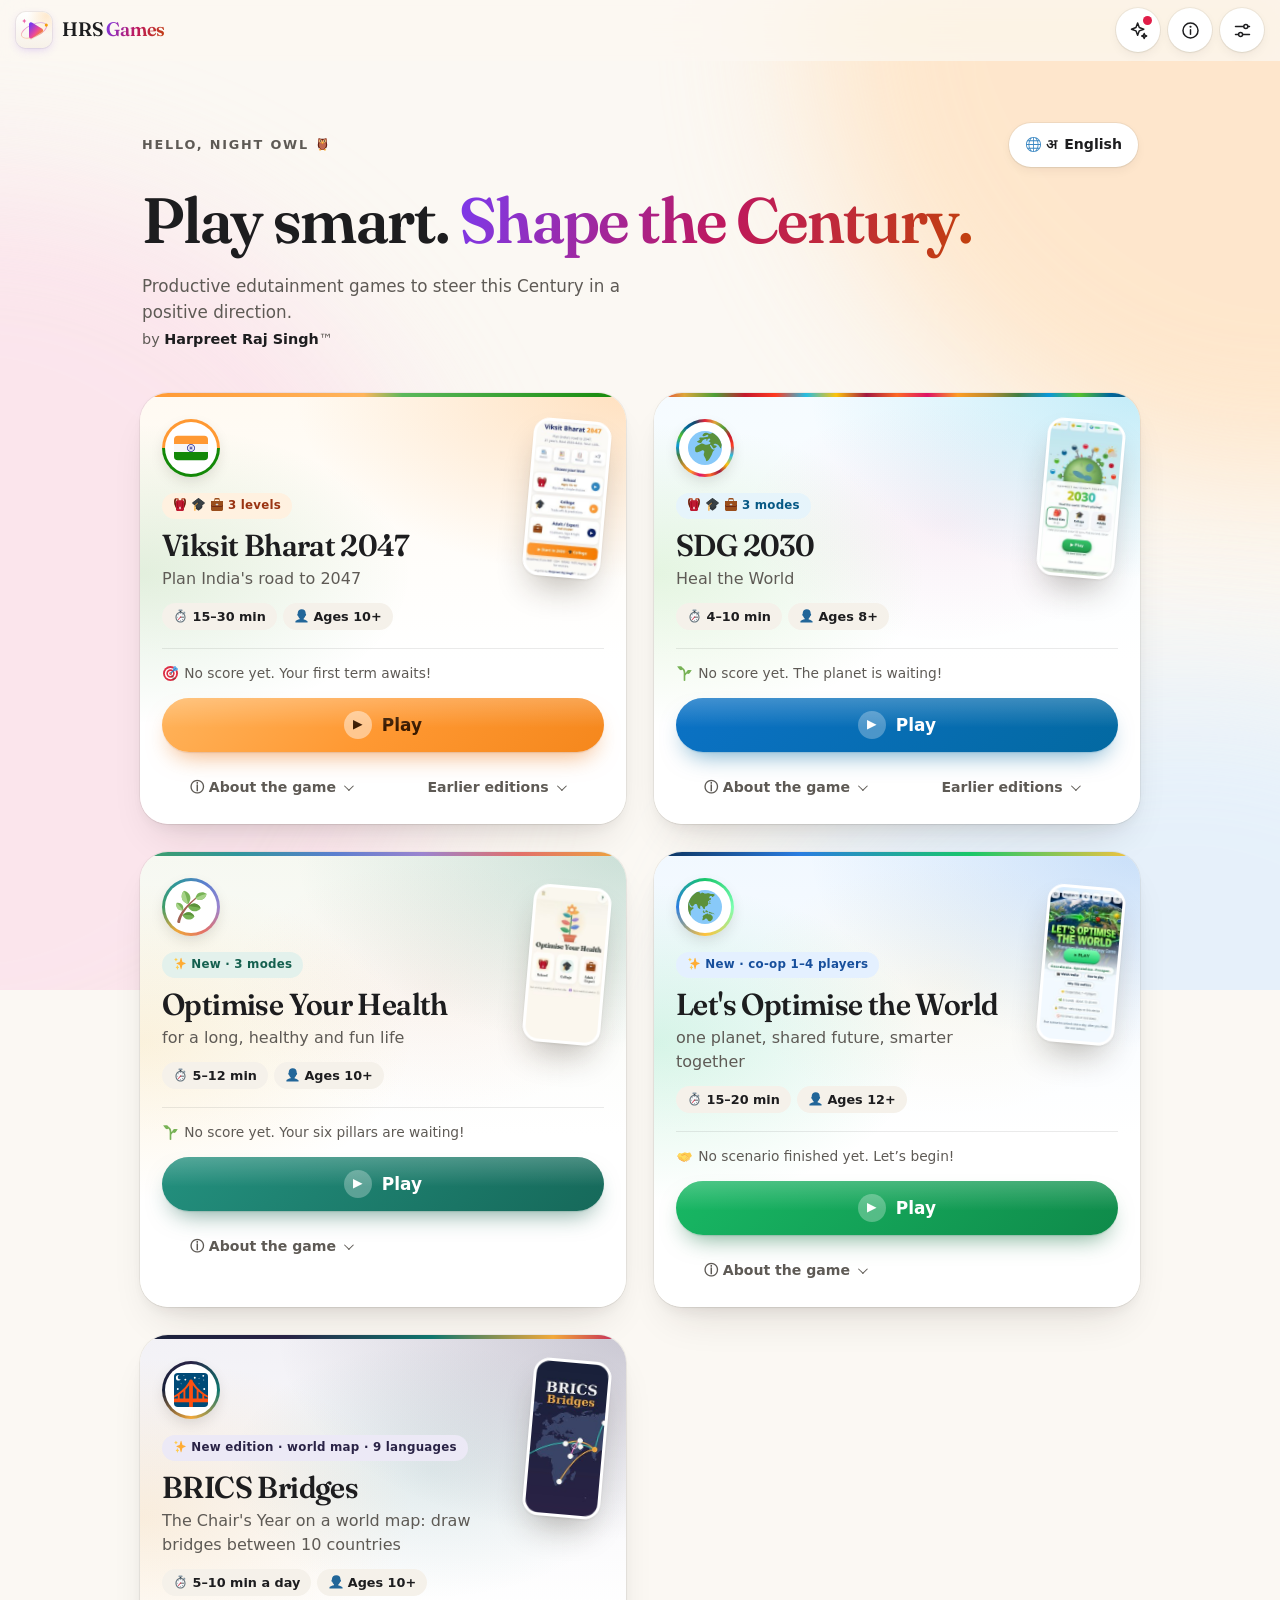
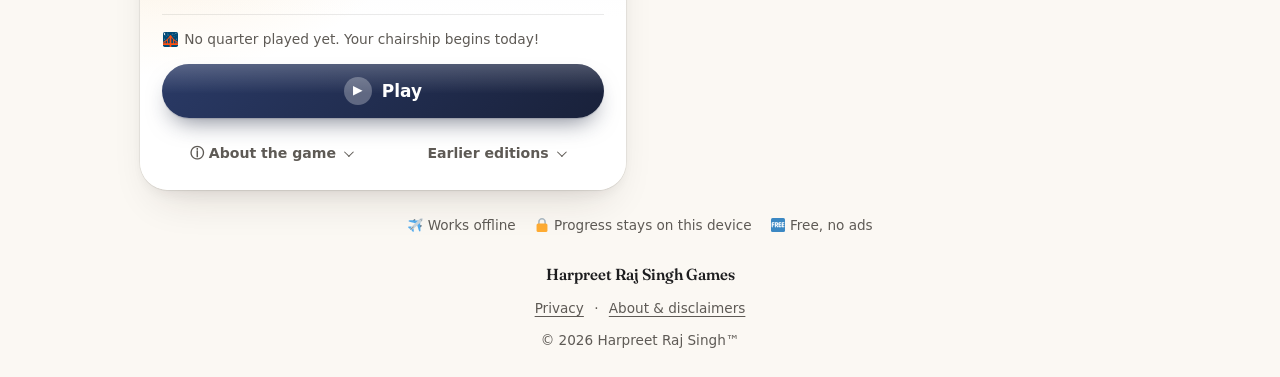
<file: index.html>
<!doctype html>
<html lang="en">
<head>
<meta charset="utf-8">
<meta name="viewport" content="width=device-width,initial-scale=1,viewport-fit=cover">
<meta name="theme-color" content="#fbf8f3">
<!-- seo:start (generated by tools/seo.js) -->
<title>Harpreet Raj Singh Games: Viksit Bharat 2047, SDG 2030, Optimise Your Health &amp; Let's Optimise the World</title>
<meta name="description" content="Free educational games by Harpreet Raj Singh: Viksit Bharat 2047, SDG 2030, Optimise Your Health (healthy habits, SDG 3) and Let's Optimise the World (cooperative planetary strategy). Productive edutainment strategy games for youth and adults of the 21st Century. Play in your browser, offline, on Android or iPhone.">
<meta name="author" content="Harpreet Raj Singh">
<meta name="robots" content="index,follow,max-image-preview:large">
<link rel="canonical" href="https://harijim.github.io/hrs-games/">
<meta name="google-site-verification" content="tYB3hz3llab7cFKVdfaq2sgmlVHCugI9h3YYWKLy3C8">
<meta property="og:type" content="website">
<meta property="og:site_name" content="Harpreet Raj Singh Games">
<meta property="og:locale" content="en_IN">
<meta property="og:title" content="Harpreet Raj Singh Games: Viksit Bharat 2047, SDG 2030, Optimise Your Health &amp; Let's Optimise the World">
<meta property="og:description" content="Free educational games by Harpreet Raj Singh: Viksit Bharat 2047, SDG 2030, Optimise Your Health (healthy habits, SDG 3) and Let's Optimise the World (cooperative planetary strategy). Productive edutainment strategy games for youth and adults of the 21st Century. Play in your browser, offline, on Android or iPhone.">
<meta property="og:url" content="https://harijim.github.io/hrs-games/">
<meta property="og:image" content="https://harijim.github.io/hrs-games/assets/og/hrs-games-og-1200x630.jpg">
<meta property="og:image:type" content="image/jpeg">
<meta property="og:image:width" content="1200">
<meta property="og:image:height" content="630">
<meta property="og:image:alt" content="Harpreet Raj Singh Games: Viksit Bharat 2047, SDG 2030, Optimise Your Health and Let's Optimise the World, educational edutainment games">
<meta name="twitter:card" content="summary_large_image">
<meta name="twitter:title" content="Harpreet Raj Singh Games: Viksit Bharat 2047, SDG 2030, Optimise Your Health &amp; Let's Optimise the World">
<meta name="twitter:description" content="Free educational games by Harpreet Raj Singh: Viksit Bharat 2047, SDG 2030, Optimise Your Health (healthy habits, SDG 3) and Let's Optimise the World (cooperative planetary strategy). Productive edutainment strategy games for youth and adults of the 21st Century. Play in your browser, offline, on Android or iPhone.">
<meta name="twitter:image" content="https://harijim.github.io/hrs-games/assets/og/hrs-games-og-1200x630.jpg">
<meta name="twitter:image:alt" content="Harpreet Raj Singh Games: Viksit Bharat 2047, SDG 2030, Optimise Your Health and Let's Optimise the World, educational edutainment games">
<script type="application/ld+json">{"@context":"https://schema.org","@graph":[{"@type":"WebSite","@id":"https://harijim.github.io/hrs-games/#website","name":"Harpreet Raj Singh Games","alternateName":"HRS Games","url":"https://harijim.github.io/hrs-games/","description":"Free educational games by Harpreet Raj Singh: Viksit Bharat 2047, SDG 2030, Optimise Your Health (healthy habits, SDG 3) and Let's Optimise the World (cooperative planetary strategy). Productive edutainment strategy games for youth and adults of the 21st Century. Play in your browser, offline, on Android or iPhone.","inLanguage":"en","author":{"@id":"https://harijim.github.io/hrs-games/#harpreet-raj-singh"},"publisher":{"@id":"https://harijim.github.io/hrs-games/#harpreet-raj-singh"}},{"@type":"Person","@id":"https://harijim.github.io/hrs-games/#harpreet-raj-singh","name":"Harpreet Raj Singh","email":"mailto:harpreetrajsingh1@gmail.com","url":"https://harijim.github.io/hrs-games/about.html"},{"@type":["VideoGame","SoftwareApplication"],"@id":"https://harijim.github.io/hrs-games/games/viksit-2047/#game","name":"Viksit Bharat 2047","alternateName":"Viksit Bharat 2047: Plan India's road to 2047","url":"https://harijim.github.io/hrs-games/games/viksit-2047/","description":"Viksit Bharat 2047 is a free educational strategy game by Harpreet Raj Singh: plan India's road to 2047 at School, College or Expert level. Seven terms of events, budgets and the power grid, with real 2026 data. Edutainment that works offline.","image":"https://harijim.github.io/hrs-games/assets/og/viksit-2047-og-1200x630.jpg","author":{"@id":"https://harijim.github.io/hrs-games/#harpreet-raj-singh"},"creator":{"@id":"https://harijim.github.io/hrs-games/#harpreet-raj-singh"},"publisher":{"@id":"https://harijim.github.io/hrs-games/#harpreet-raj-singh"},"genre":["Strategy","Simulation","Educational"],"gamePlatform":["Web browser","Android","iOS (Add to Home Screen)"],"operatingSystem":"Any (web browser), Android","applicationCategory":"GameApplication","applicationSubCategory":"Educational strategy game","playMode":"SinglePlayer","inLanguage":"en","isAccessibleForFree":true,"educationalUse":"Edutainment","about":["India","Economic development","Energy transition","Public policy"],"keywords":"educational games, edutainment, Viksit Bharat 2047, Harpreet Raj Singh","offers":{"@type":"Offer","price":"0","priceCurrency":"INR","availability":"https://schema.org/InStock"},"isPartOf":{"@id":"https://harijim.github.io/hrs-games/#website"},"version":"3","audience":[{"@type":"EducationalAudience","educationalRole":"student","audienceType":"School (ages 10–14)"},{"@type":"EducationalAudience","educationalRole":"student","audienceType":"College (ages 15–22)"},{"@type":"Audience","audienceType":"Adults / experts"}],"workExample":[{"@id":"https://harijim.github.io/hrs-games/games/viksit-2047-v2/#game"},{"@id":"https://harijim.github.io/hrs-games/games/viksit-2047-classic/#game"}]},{"@type":["VideoGame","SoftwareApplication"],"@id":"https://harijim.github.io/hrs-games/games/sdg-2030/#game","name":"SDG 2030","alternateName":"SDG 2030: Heal the World","url":"https://harijim.github.io/hrs-games/games/sdg-2030/","description":"SDG 2030 is a free educational game by Harpreet Raj Singh with three modes: School Kids (10 turns), College (16 seasons) and Adults (20 seasons). Heal a tiny planet and fill all 17 Sustainable Development Goals with quizzes, dilemmas and delayed consequences. Edutainment that works offline.","image":"https://harijim.github.io/hrs-games/assets/og/sdg-2030-og-1200x630.jpg","author":{"@id":"https://harijim.github.io/hrs-games/#harpreet-raj-singh"},"creator":{"@id":"https://harijim.github.io/hrs-games/#harpreet-raj-singh"},"publisher":{"@id":"https://harijim.github.io/hrs-games/#harpreet-raj-singh"},"genre":["Strategy","Card game","Educational"],"gamePlatform":["Web browser","Android","iOS (Add to Home Screen)"],"operatingSystem":"Any (web browser), Android","applicationCategory":"GameApplication","applicationSubCategory":"Educational strategy game","playMode":"SinglePlayer","inLanguage":"en","isAccessibleForFree":true,"educationalUse":"Edutainment","about":["Sustainable Development Goals","Climate","Public policy"],"keywords":"educational games, edutainment, SDG 2030, Harpreet Raj Singh","offers":{"@type":"Offer","price":"0","priceCurrency":"INR","availability":"https://schema.org/InStock"},"isPartOf":{"@id":"https://harijim.github.io/hrs-games/#website"},"version":"3","audience":[{"@type":"EducationalAudience","educationalRole":"student","audienceType":"School kids (8–13)"},{"@type":"EducationalAudience","educationalRole":"student","audienceType":"College students (17–22)"},{"@type":"Audience","audienceType":"Adults (23+)"}],"workExample":{"@id":"https://harijim.github.io/hrs-games/games/sdg-2030-classic/#game"}},{"@type":["VideoGame","SoftwareApplication"],"@id":"https://harijim.github.io/hrs-games/games/optimise-your-health/#game","name":"Optimise Your Health","alternateName":"Optimise Your Health: for a long, healthy and fun life","url":"https://harijim.github.io/hrs-games/games/optimise-your-health/","description":"Optimise Your Health is a free educational game by Harpreet Raj Singh: spend Time, Energy and Attention across six pillars of life at School, College or Adult level. Humorous Indian event cards, delayed consequences, sourced WHO and ICMR-NIN facts and gentle Ayurveda traditions. Educational, not medical advice. Works offline.","image":"https://harijim.github.io/hrs-games/assets/og/optimise-your-health-og-1200x630.jpg","author":{"@id":"https://harijim.github.io/hrs-games/#harpreet-raj-singh"},"creator":{"@id":"https://harijim.github.io/hrs-games/#harpreet-raj-singh"},"publisher":{"@id":"https://harijim.github.io/hrs-games/#harpreet-raj-singh"},"genre":["Simulation","Card game","Educational"],"gamePlatform":["Web browser","Android","iOS (Add to Home Screen)"],"operatingSystem":"Any (web browser), Android","applicationCategory":"GameApplication","applicationSubCategory":"Educational strategy game","playMode":"SinglePlayer","inLanguage":"en","isAccessibleForFree":true,"educationalUse":"Edutainment","about":["Health","Well-being","SDG 3: Good Health and Well-being","Ayurveda","Healthy habits"],"keywords":"educational games, edutainment, Optimise Your Health, Harpreet Raj Singh","offers":{"@type":"Offer","price":"0","priceCurrency":"INR","availability":"https://schema.org/InStock"},"isPartOf":{"@id":"https://harijim.github.io/hrs-games/#website"},"version":"1","audience":[{"@type":"EducationalAudience","educationalRole":"student","audienceType":"School (ages 10–14)"},{"@type":"EducationalAudience","educationalRole":"student","audienceType":"College (ages 15–22)"},{"@type":"Audience","audienceType":"Adults"}]},{"@type":["VideoGame","SoftwareApplication"],"@id":"https://harijim.github.io/hrs-games/games/lets-optimise-the-world/#game","name":"Let's Optimise the World","alternateName":"Let's Optimise the World: A Planetary Family Strategy Game","url":"https://harijim.github.io/hrs-games/games/lets-optimise-the-world/","description":"Let's Optimise the World is a free cooperative strategy game by Harpreet Raj Singh for 1–4 players on one device: as one planetary family council, give each region the work it does best, cut system costs by 40–60% and bring planetary boundaries back into the safe zone in 8 rounds. 5 scenarios, 3 difficulties, 6 UN languages. Works offline.","image":"https://harijim.github.io/hrs-games/assets/og/lets-optimise-the-world-og-1200x630.jpg","author":{"@id":"https://harijim.github.io/hrs-games/#harpreet-raj-singh"},"creator":{"@id":"https://harijim.github.io/hrs-games/#harpreet-raj-singh"},"publisher":{"@id":"https://harijim.github.io/hrs-games/#harpreet-raj-singh"},"genre":["Strategy","Cooperative","Educational"],"gamePlatform":["Web browser","Android","iOS (Add to Home Screen)"],"operatingSystem":"Any (web browser), Android","applicationCategory":"GameApplication","applicationSubCategory":"Educational strategy game","playMode":["SinglePlayer","CoOp"],"inLanguage":["en","fr","es","ar","zh","ru"],"isAccessibleForFree":true,"educationalUse":"Edutainment","about":["Global cooperation","Planetary boundaries","Sustainable development","Supply chains","Peace and security"],"keywords":"educational games, edutainment, Let's Optimise the World, Harpreet Raj Singh","offers":{"@type":"Offer","price":"0","priceCurrency":"INR","availability":"https://schema.org/InStock"},"isPartOf":{"@id":"https://harijim.github.io/hrs-games/#website"},"numberOfPlayers":{"@type":"QuantitativeValue","minValue":1,"maxValue":4},"version":"1.0","audience":[{"@type":"EducationalAudience","educationalRole":"student","audienceType":"Ages 12+"},{"@type":"Audience","audienceType":"Families, classrooms and adults"}]},{"@type":["VideoGame","SoftwareApplication"],"@id":"https://harijim.github.io/hrs-games/games/brics-bridges/#game","name":"BRICS Bridges","alternateName":"BRICS Bridges: The Chair's Year","url":"https://harijim.github.io/hrs-games/games/brics-bridges/","description":"BRICS Bridges is a free educational strategy game by Harpreet Raj Singh about India's 2026 BRICS chairship. On a world map, lend real strengths of the 10 members and one invited country to real needs, draw bridges, fund shared projects and win consensus in the council. One quarter a day: Resilience, Innovation, Cooperation, Sustainability. Then compare your year with the real New Delhi Declaration. School, College or Expert level, 9 languages. No ads, no data collected. Works offline.","image":"https://harijim.github.io/hrs-games/assets/og/brics-bridges-og-1200x630.jpg","author":{"@id":"https://harijim.github.io/hrs-games/#harpreet-raj-singh"},"creator":{"@id":"https://harijim.github.io/hrs-games/#harpreet-raj-singh"},"publisher":{"@id":"https://harijim.github.io/hrs-games/#harpreet-raj-singh"},"genre":["Strategy","Cooperative","Educational"],"gamePlatform":["Web browser","Android","iOS (Add to Home Screen)"],"operatingSystem":"Any (web browser), Android","applicationCategory":"GameApplication","applicationSubCategory":"Educational strategy game","playMode":"SinglePlayer","inLanguage":["en","hi","pt","ru","zh-Hans","ar","am","fa","id"],"isAccessibleForFree":true,"educationalUse":"Edutainment","accessibilityFeature":["alternativeText","highContrastDisplay","reducedMotion","readingOrder","structuralNavigation"],"about":["BRICS","India's 2026 BRICS chairship","International cooperation","Resilience","Innovation","Sustainability","Viksit Bharat 2047"],"keywords":"educational games, edutainment, BRICS, BRICS Bridges, world map, Harpreet Raj Singh","offers":{"@type":"Offer","price":"0","priceCurrency":"INR","availability":"https://schema.org/InStock"},"isPartOf":{"@id":"https://harijim.github.io/hrs-games/#website"},"version":"2.0.1","workExample":{"@id":"https://harijim.github.io/hrs-games/games/brics-bridges-classic/#game"},"audience":[{"@type":"EducationalAudience","educationalRole":"student","audienceType":"School (ages 10–14)"},{"@type":"EducationalAudience","educationalRole":"student","audienceType":"College (ages 15–22)"},{"@type":"Audience","audienceType":"Adults / experts"}]}]}</script>
<!-- seo:end -->
<!-- ios:start (generated by tools/build.js) -->
<meta name="mobile-web-app-capable" content="yes">
<meta name="apple-mobile-web-app-capable" content="yes">
<meta name="apple-mobile-web-app-status-bar-style" content="default">
<meta name="apple-mobile-web-app-title" content="HRS Games">
<meta name="format-detection" content="telephone=no">
<link rel="apple-touch-icon" sizes="180x180" href="assets/icons/apple-touch-icon-180.png">
<link rel="apple-touch-startup-image" media="(device-width: 320px) and (device-height: 568px) and (-webkit-device-pixel-ratio: 2) and (orientation: portrait)" href="assets/splash/splash-640x1136.png">
<link rel="apple-touch-startup-image" media="(device-width: 375px) and (device-height: 667px) and (-webkit-device-pixel-ratio: 2) and (orientation: portrait)" href="assets/splash/splash-750x1334.png">
<link rel="apple-touch-startup-image" media="(device-width: 414px) and (device-height: 736px) and (-webkit-device-pixel-ratio: 3) and (orientation: portrait)" href="assets/splash/splash-1242x2208.png">
<link rel="apple-touch-startup-image" media="(device-width: 375px) and (device-height: 812px) and (-webkit-device-pixel-ratio: 3) and (orientation: portrait)" href="assets/splash/splash-1125x2436.png">
<link rel="apple-touch-startup-image" media="(device-width: 414px) and (device-height: 896px) and (-webkit-device-pixel-ratio: 2) and (orientation: portrait)" href="assets/splash/splash-828x1792.png">
<link rel="apple-touch-startup-image" media="(device-width: 414px) and (device-height: 896px) and (-webkit-device-pixel-ratio: 3) and (orientation: portrait)" href="assets/splash/splash-1242x2688.png">
<link rel="apple-touch-startup-image" media="(device-width: 390px) and (device-height: 844px) and (-webkit-device-pixel-ratio: 3) and (orientation: portrait)" href="assets/splash/splash-1170x2532.png">
<link rel="apple-touch-startup-image" media="(device-width: 428px) and (device-height: 926px) and (-webkit-device-pixel-ratio: 3) and (orientation: portrait)" href="assets/splash/splash-1284x2778.png">
<link rel="apple-touch-startup-image" media="(device-width: 393px) and (device-height: 852px) and (-webkit-device-pixel-ratio: 3) and (orientation: portrait)" href="assets/splash/splash-1179x2556.png">
<link rel="apple-touch-startup-image" media="(device-width: 430px) and (device-height: 932px) and (-webkit-device-pixel-ratio: 3) and (orientation: portrait)" href="assets/splash/splash-1290x2796.png">
<link rel="apple-touch-startup-image" media="(device-width: 402px) and (device-height: 874px) and (-webkit-device-pixel-ratio: 3) and (orientation: portrait)" href="assets/splash/splash-1206x2622.png">
<link rel="apple-touch-startup-image" media="(device-width: 440px) and (device-height: 956px) and (-webkit-device-pixel-ratio: 3) and (orientation: portrait)" href="assets/splash/splash-1320x2868.png">
<link rel="apple-touch-startup-image" media="(device-width: 768px) and (device-height: 1024px) and (-webkit-device-pixel-ratio: 2) and (orientation: portrait)" href="assets/splash/splash-1536x2048.png">
<link rel="apple-touch-startup-image" media="(device-width: 810px) and (device-height: 1080px) and (-webkit-device-pixel-ratio: 2) and (orientation: portrait)" href="assets/splash/splash-1620x2160.png">
<link rel="apple-touch-startup-image" media="(device-width: 820px) and (device-height: 1180px) and (-webkit-device-pixel-ratio: 2) and (orientation: portrait)" href="assets/splash/splash-1640x2360.png">
<link rel="apple-touch-startup-image" media="(device-width: 834px) and (device-height: 1194px) and (-webkit-device-pixel-ratio: 2) and (orientation: portrait)" href="assets/splash/splash-1668x2388.png">
<link rel="apple-touch-startup-image" media="(device-width: 1024px) and (device-height: 1366px) and (-webkit-device-pixel-ratio: 2) and (orientation: portrait)" href="assets/splash/splash-2048x2732.png">
<!-- ios:end -->
<meta name="color-scheme" content="light">
<link rel="preload" href="assets/fonts/fraunces-display.woff2" as="font" type="font/woff2" crossorigin>
<link rel="manifest" href="manifest.webmanifest">
<link rel="icon" href="assets/icons/icon-192.png">
<link rel="stylesheet" href="css/hrs-common.css">
<link rel="stylesheet" href="css/shell.css">
<script src="js/capacitor.js"></script>
<script src="js/twemoji.min.js"></script>
<script src="js/hrs-common.js"></script>
</head>
<body>
<a class="skip" href="#main" data-i18n="skip">Skip to content</a>
<div class="bg-art" aria-hidden="true"><i></i><i></i><i></i></div>
<header class="top">
  <a href="#" class="brand" data-route="home" aria-label="HRS Games: Harpreet Raj Singh Games home" data-i18n-aria="nav.home">
    <img src="assets/icons/icon.svg" alt="" width="36" height="36">
    <span class="bn">HRS <b>Games</b></span>
  </a>
  <nav class="topnav" aria-label="Main">
    <a href="#whats-new" class="ib" id="newBtn" aria-label="What's new" data-i18n-aria="nav.new"><svg viewBox="0 0 24 24" aria-hidden="true"><path d="M11 3.5l1.9 5.1 5.1 1.9-5.1 1.9L11 17.5l-1.9-5.1L4 10.5l5.1-1.9z"/><path d="M18.5 15.5l.8 2 2 .8-2 .8-.8 2-.8-2-2-.8 2-.8z"/></svg><span class="dot" hidden></span></a>
    <a href="#about" class="ib" data-route="about" aria-label="About" data-i18n-aria="nav.about"><svg viewBox="0 0 24 24" aria-hidden="true"><circle cx="12" cy="12" r="8.6"/><path d="M12 11v5.4"/><path d="M12 7.7h.01" stroke-width="2.4"/></svg></a>
    <a href="#settings" class="ib" id="sheetBtn" data-route="settings" aria-label="Settings" data-i18n-aria="nav.settings"><svg viewBox="0 0 24 24" aria-hidden="true"><path d="M4 7.5h9M18.6 7.5H20M4 16.5h3.4M12.6 16.5H20"/><circle cx="15.8" cy="7.5" r="2.3"/><circle cx="9.8" cy="16.5" r="2.3"/></svg></a>
  </nav>
</header>
<main id="main" tabindex="-1">

<section class="page" id="page-home" aria-labelledby="h-home">
  <div class="hero">
    <div class="hero-row"><p class="greet"><span id="greet">Hello</span> <span id="greetE" aria-hidden="true">👋</span></p>
    <details class="langpick" id="langPick"><summary><span aria-hidden="true">🌐 अ</span> <span class="vh" data-i18n="lang.label">Language</span> <span data-lang-cur>English</span></summary>
      <div class="langmenu" role="radiogroup" aria-label="Language" data-i18n-aria="lang.label"><button type="button" role="radio" data-lang-pick="en" lang="en">English</button><button type="button" role="radio" data-lang-pick="hi" lang="hi">हिन्दी</button><button type="button" role="radio" data-lang-pick="pa" lang="pa">ਪੰਜਾਬੀ</button></div></details></div>
    <h1 id="h-home" data-i18n="hero.h1">Play smart. <span class="grad">Shape the Century.</span></h1>
    <p class="tagline" data-i18n="hero.tag">Productive edutainment games to steer this Century in a positive direction.</p>
    <p class="by" data-i18n="hero.by">by <b>Harpreet Raj Singh</b>™</p>
  </div>
  <aside class="ioshint" id="iosHint" hidden aria-labelledby="iosHintT">
    <img src="assets/icons/apple-touch-icon-180.png" alt="" width="44" height="44">
    <div><b id="iosHintT" data-i18n="ios.t">Install on iPhone</b>
      <p><span data-i18n="ios.tap">Tap</span> <span class="share" aria-label="the Share button"><svg viewBox="0 0 24 24" width="18" height="18" aria-hidden="true"><path d="M12 3v12M7.5 7.5 12 3l4.5 4.5" fill="none" stroke="currentColor" stroke-width="2" stroke-linecap="round" stroke-linejoin="round"/><path d="M8 10H6a1 1 0 0 0-1 1v9a1 1 0 0 0 1 1h12a1 1 0 0 0 1-1v-9a1 1 0 0 0-1-1h-2" fill="none" stroke="currentColor" stroke-width="2" stroke-linecap="round"/></svg> <span data-i18n="ios.share">Share</span></span> → <b data-i18n="ios.add">Add to Home Screen</b> <span data-i18n="ios.rest">to play full-screen and offline, like an app.</span></p></div>
    <button type="button" class="x" id="iosHintX" aria-label="Dismiss install hint" data-i18n-aria="ios.x">✕</button>
  </aside>
  <div class="games" id="games"></div>
  <p class="fine trust"><span data-i18n="trust.off">✈️ Works offline</span><span data-i18n="trust.dev">🔒 Progress stays on this device</span><span data-i18n="trust.free">🆓 Free, no ads</span></p>
</section>

<section class="page" id="page-about" aria-labelledby="h-about" hidden>
  <h1 id="h-about" data-i18n="ab.h">About</h1>
  <div class="panel" id="whats-new">
    <h2 data-i18n="wn.h">✨ What's new in 1.9</h2>
    <ul>
      <li data-i18n="wn.9"><b>New in 1.9.0: Viksit Bharat 2047, sixth edition.</b> Global conditions (on in College and Expert): world events such as mineral squeezes, trade shocks and energy-price spikes test how resilient your plan is, with a new Resilience score. Plus a Teacher mode that adds a class discussion prompt after each term, and gentle well-being tools: Done for today, break reminders and quiet hours. Your saved game carries on where you left it.</li>
      <li data-i18n="wn.8"><b>New in 1.6.0: Let's Optimise the World.</b> A cooperative strategy game for 1–4 players: as one planetary family council, give each region the work it does best, retire wasteful duplication and face shared threats together over 8 rounds. 5 scenarios, 3 difficulties, a trailer, and 6 UN languages inside the game (English, Français, Español, العربية, 中文, Русский).</li>
      <li data-i18n="wn.7"><b>New in 1.5.0: Optimise Your Health.</b> Spend your weekly ⚡ energy across six pillars of life, from sleep and thalis to family, fun and quiet time, with School, College and Adult modes, sourced health facts and gentle Ayurveda traditions. Educational, not medical advice.</li>
      <li data-i18n="wn.6"><b>New in 1.4.1: Viksit Bharat 2047 gets a light, premium makeover.</b> Ivory pages, white cards and saffron and green accents, with the Ashoka Chakra in navy. Your game, saves and best scores stay the same.</li>
      <li data-i18n="wn.1"><b>A brighter, more refined look.</b> Airy ivory surfaces, elegant new headings, softer shadows, and each game's own colours as gentle highlights.</li>
      <li data-i18n="wn.2"><b>Light by default.</b> The app now stays light even when your phone is in dark mode. Prefer dark? Choose <b>Appearance</b> in Settings: Light, Dark or Auto.</li>
      <li data-i18n="wn.3"><b>A new, brighter app icon</b> and light launch screens.</li>
      <li data-i18n="wn.4"><b>Smoother touches:</b> gentle depth as you scroll, springy buttons and a burst of confetti for a new best. All motion follows your Reduce motion setting.</li>
      <li data-i18n="wn.5"><b>Everything else stays:</b> English, हिन्दी and ਪੰਜਾਬੀ, offline play, your saves and best scores.</li>
    </ul>
    <details class="older"><summary data-i18n="wn.older">Earlier versions</summary>
    <h2>1.3</h2>
    <ul>
      <li><b>A fresh, vibrant look.</b> A new home screen with one big card per game, bold colours for each game, and a new HRS Games logo and app icon.</li>
      <li><b>हिन्दी and ਪੰਜਾਬੀ.</b> Choose English, Hindi or Punjabi in Settings or with the 🌐 chip on the home screen. The app and both new games, <b>Viksit Bharat 2047</b> and <b>SDG 2030</b>, switch instantly, even mid-game.</li>
      <li><b>Fewer words, quicker play.</b> Big Play and Continue buttons, best scores as small chips, and game details and earlier editions tucked behind a tap.</li>
      <li><b>Settings in a bottom sheet</b> (swipe down to close), plus a time-of-day greeting.</li>
      <li><b>Playful touches:</b> cards respond to your touch, pages glide in, and a burst of confetti celebrates a new best score.</li>
    </ul>
    <h2>1.2</h2>
    <ul>
      <li><b>Viksit Bharat 2047 now has three levels, picked on the title screen.</b> 🎒 <b>School</b> (ages 10–14): 5 friendly groups, a bigger budget, gentle shocks, kind choices, and a fact and quiz each term. 🎓 <b>College</b> (ages 15–22): trade-off lines, stakeholder dilemmas, and predict-the-number before each fast-forward. 💼 <b>Expert</b>: tighter budgets, harsher shocks and a coalition of farmers, youth, industry and environment to keep happy.</li>
      <li>Touch-first: bigger buttons, swipe a choice to pick it, long-press a tile for details, and the main button always sits at the bottom.</li>
      <li>Each level keeps its own best score (your earlier best counts as College). An unfinished game from the previous edition continues in the new one. The <a href="games/viksit-2047-v2/index.html">v2 edition</a> is still available, next to the Classic edition.</li>
      <li><b>SDG 2030 now has three modes. Who's playing?</b> 🎒 <b>School Kids</b>: 10 turns, 2 cards, clear hints, feelings moments and easy quizzes, and you can't fail. 🎓 <b>College</b> (default): 16 seasons, hidden bills, timed concept quizzes and ethical dilemmas. 💼 <b>Adults</b>: 20 seasons, hard calls, lobbyists, elections, compounding storms and a tipping point, with no hints.</li>
      <li>Each mode keeps its own best score, shown on the home screen. Continue remembers the mode.</li>
      <li>Better touch controls: bigger tap targets, swipe a card up to play it, tap to open and close tips, and optional vibration (Settings).</li>
    </ul>
    <h2>1.1</h2>
    <ul>
      <li><b>Viksit Bharat 2047, new edition:</b> plan India's road to 2047 in seven terms of <b>Event → Plan → Result</b>. Drop coins on sectors and the national power grid, unlock specialisation hubs, and track GDP, grid adequacy, clean power and approval against real 2026 data.</li>
      <li><b>SDG 2030: Heal the World, new edition:</b> one screen and one choice per season. Watch a tiny planet heal or decay as you fill all 17 goals. Quick wins pay now, but their storms land later.</li>
      <li>Both new editions autosave, show <b>Continue</b> and your <b>best score</b> on the home screen, and follow your sound, motion and text-size settings.</li>
      <li><b>Classic editions</b> (<a href="games/viksit-2047-classic/index.html">The Planner's Desk</a> and <a href="games/sdg-2030-classic/index.html">Race to the Goals</a>) are still here, with your old saves and best scores. Use the small link on each card.</li>
    </ul>
    </details>
  </div>
  <div class="panel">
    <h2 data-i18n="ab.creatorH">The creator</h2>
    <p data-i18n="ab.creator"><b>Harpreet Raj Singh</b>™ designs games that turn real-world challenges (national development, clean energy, climate and the Global Goals) into decisions you can feel.</p>
    <h2 data-i18n="ab.missionH">Mission</h2>
    <blockquote data-i18n="ab.mission">The Harpreet Raj Singh App of productive edutainment games for progressive youth and adults of the 21st Century, to steer this Century in a positive direction.</blockquote>
    <p data-i18n="ab.principles">Every game is built on three principles: <b>grounded</b> (real baselines and official targets, clearly separated from invented mechanics), <b>fair</b> (every choice has trade-offs), and <b>playful</b> (humour and surprise, never a lecture).</p>
  </div>
  <div class="panel" id="disclaimers">
    <h2 data-i18n="ab.discH">Disclaimers</h2>
    <ul>
      <li data-i18n="ab.d1">These games are <b>educational simulations, not forecasts</b>. Real-world baselines are cited in-game; future dynamics and scores are simplified game mechanics.</li>
      <li data-i18n="ab.d2"><b>Viksit Bharat 2047</b> is an independent work. It is <b>not affiliated with, sponsored or endorsed by the Government of India</b>, NITI Aayog or any ministry or agency. Programme names and targets are referenced for education and commentary.</li>
      <li data-i18n="ab.d3"><b>SDG 2030</b> is an independent work. It is <b>not affiliated with, sponsored or endorsed by the United Nations</b>. Sustainable Development Goal names and colours are used for <b>educational purposes</b>; no UN emblem is used. “Veridia” and its rival nations are fictional.</li>
      <li data-i18n="ab.d5"><b>Optimise Your Health</b> is an educational game, <b>not medical advice</b>; it does not diagnose, treat or prescribe. Its Ayurveda and herb content describes traditional wellness practices, not cures, and herbs can interact with medicines. Always consult a qualified health professional. It is <b>not affiliated with</b> WHO, ICMR-NIN, the Ministry of Ayush or any other body it cites.</li>
      <li data-i18n="ab.d6"><b>Let's Optimise the World</b> is an independent educational strategy game, not a forecast or policy advice. It is <b>not affiliated with, sponsored or endorsed by the United Nations, any government or any body it cites</b>. Regional roles are voluntary illustrations for play, not binding mandates. Quotes belong to their speakers and are shown with their sources.</li>
      <li data-i18n="ab.d4">Harpreet Raj Singh™ and the game titles are the creator's marks.</li>
    </ul>
  </div>
  <div class="panel">
    <h2 data-i18n="ab.creditsH">Credits &amp; licences</h2>
    <ul>
      <li data-i18n="ab.c1">Game design, writing and content: Harpreet Raj Singh.</li>
      <li data-i18n="ab.c2">Emoji graphics: <a href="https://github.com/jdecked/twemoji" target="_blank" rel="noopener">Twemoji</a> © Twitter, Inc. and other contributors, licensed under <a href="https://creativecommons.org/licenses/by/4.0/" target="_blank" rel="noopener">CC-BY 4.0</a>. Twemoji parser code: MIT licence. Bundled locally; see <a href="assets/emoji/LICENSE.txt">licence</a>.</li>
      <li data-i18n="ab.cfd">Headings: <a href="https://github.com/undercasetype/Fraunces" target="_blank" rel="noopener">Fraunces</a> by Undercase Type, SIL Open Font License 1.1 (<a href="assets/fonts/OFL-Fraunces.txt">licence</a>).</li>
      <li data-i18n="ab.cf">Hindi and Punjabi lettering: <a href="https://notofonts.github.io" target="_blank" rel="noopener">Noto Sans Devanagari and Noto Sans Gurmukhi</a>, SIL Open Font License 1.1 (<a href="assets/fonts/OFL-NotoSansDevanagari.txt">licence</a>).</li>
      <li data-i18n="ab.c3">Android wrapper: <a href="https://capacitorjs.com" target="_blank" rel="noopener">Capacitor</a> (MIT licence).</li>
      <li data-i18n="ab.c5">Let's Optimise the World: art, trailer and videos by Harpreet Raj Singh (made with SuperGrok Imagine); world map from <a href="https://www.naturalearthdata.com" target="_blank" rel="noopener">Natural Earth</a> (public domain) via <a href="https://github.com/topojson/world-atlas" target="_blank" rel="noopener">world-atlas</a> (ISC licence); title font a subset of <a href="https://github.com/googlefonts/fredoka" target="_blank" rel="noopener">Fredoka</a>, SIL Open Font License 1.1.</li>
      <li data-i18n="ab.c4">Sound effects are synthesised on your device. Only Let's Optimise the World's trailer and videos carry their own sound, and they play only when you start them.</li>
    </ul>
    <h2 data-i18n="ab.contactH">Contact</h2>
    <p><span data-i18n="ab.contact">Feedback, ideas or questions:</span> <a href="mailto:harpreetrajsingh1@gmail.com">harpreetrajsingh1@gmail.com</a></p>
    <p class="fine"><span data-i18n="ab.version">Version</span> <span id="ver">1.9.0</span> · © 2026 Harpreet Raj Singh. <span data-i18n="ab.rights">All rights reserved.</span></p>
  </div>
</section>



<section class="page" id="page-privacy" aria-labelledby="h-privacy" hidden>
  <h1 id="h-privacy" data-i18n="pv.h">Privacy policy</h1>
  <div class="panel prose i18n-sum" data-lang-show="hi pa" data-i18n="pv.sum" hidden></div>
  <div class="panel prose" lang="en">
    <p><b>Effective date:</b> 20 October 2026 · <b>App:</b> Harpreet Raj Singh Games · <b>Developer:</b> Harpreet Raj Singh</p>
    <h2>The short version</h2>
    <p><b>We collect no personal data. None.</b> There are no accounts, no ads, no analytics, no tracking and no third-party SDKs that collect data.</p>
    <h2>What is stored, and where</h2>
    <p>The app saves the following <b>only on your device</b> (browser local storage / app storage), so the games can work:</p>
    <ul><li>your settings (appearance, sound, vibration, motion, text size)</li><li>your in-progress game saves</li><li>your best scores</li><li>whether you have finished each tutorial</li><li>for Let's Optimise the World: the days you played, the scenarios you finished and the real-world actions you chose at the end of a game</li></ul>
    <p>This information never leaves your device and is never sent to us or anyone else.</p>
    <h2>Network use</h2>
    <p>The games run fully offline. The app makes no network requests of its own. If you tap a source link (for example, an IMF or government page cited in a game), that page opens in your web browser, and that website's own privacy policy applies.</p>
    <h2>Deleting your data</h2>
    <p>Use <a href="#settings">Settings → Delete saves &amp; scores</a>, clear the app's storage in your device settings, or uninstall the app.</p>
    <h2>Children</h2>
    <p>The games are designed for teens and adults. Because no personal data is collected, no data about children is collected either.</p>
    <h2>Changes</h2>
    <p>If this policy ever changes, the new version will be published in the app with a new effective date.</p>
    <h2>Contact</h2>
    <p>Questions: <a id="contact" href="mailto:harpreetrajsingh1@gmail.com">harpreetrajsingh1@gmail.com</a></p>
  </div>
</section>
</main>
<footer class="foot">
  <b>Harpreet Raj Singh Games</b><span><a href="privacy.html" data-i18n="foot.privacy">Privacy</a> · <a href="about.html" data-i18n="foot.about">About &amp; disclaimers</a></span><span>© 2026 Harpreet Raj Singh™</span>
</footer>
<div class="sheet-wrap" id="page-settings" hidden>
  <div class="scrim" data-close></div>
  <section class="sheet" id="sheet" aria-labelledby="h-settings">
    <div class="grab" id="grab" aria-hidden="true"><i></i></div>
    <div class="sheet-h"><h1 id="h-settings" data-i18n="set.h">Settings</h1><button type="button" class="x" data-close aria-label="Close settings" data-i18n-aria="set.close">✕</button></div>
  <div class="panel settings">
    <div class="set lang-set"><span class="lbl" id="langLbl"><b data-i18n="set.lang">Language</b><small data-i18n="set.langS">Menus and buttons. Games switch too when they support it.</small></span>
      <div class="seg" role="radiogroup" aria-labelledby="langLbl"><button type="button" role="radio" data-lang-pick="en" lang="en">English</button><button type="button" role="radio" data-lang-pick="hi" lang="hi">हिन्दी</button><button type="button" role="radio" data-lang-pick="pa" lang="pa">ਪੰਜਾਬੀ</button></div></div>
    <div class="set theme-set"><span class="lbl" id="themeLbl"><b data-i18n="set.theme">Appearance</b><small data-i18n="set.themeS">Light is the default. Auto follows your device.</small></span>
      <div class="seg" role="radiogroup" aria-labelledby="themeLbl" id="themeSeg"><button type="button" role="radio" data-theme-pick="light" data-i18n="theme.light">Light</button><button type="button" role="radio" data-theme-pick="dark" data-i18n="theme.dark">Dark</button><button type="button" role="radio" data-theme-pick="auto" data-i18n="theme.auto">Auto</button></div></div>
    <div class="set"><label for="s-sound"><b data-i18n="set.sound">Sound effects</b><small data-i18n="set.soundS">Short synthesised sounds. Off by default.</small></label><input type="checkbox" id="s-sound" role="switch"><button class="mini" type="button" id="t-sound" data-i18n="set.test">Test</button></div>
    <div class="set"><label for="s-vibration"><b data-i18n="set.vib">Vibration</b><small data-i18n="set.vibS">Light haptic feedback on supported phones.</small></label><input type="checkbox" id="s-vibration" role="switch"><button class="mini" type="button" id="t-vib" data-i18n="set.test">Test</button></div>
    <div class="set"><label for="s-motion"><b data-i18n="set.motion">Reduce motion</b><small data-i18n="set.motionS">Turns off confetti and animations.</small></label>
      <select id="s-motion"><option value="system" data-i18n="opt.system">Follow device</option><option value="on" data-i18n="opt.on">On</option><option value="off" data-i18n="opt.off">Off</option></select></div>
    <div class="set"><label for="s-text"><b data-i18n="set.text">Text size</b><small data-i18n="set.textS">Applies inside all games.</small></label>
      <select id="s-text"><option value="normal" data-i18n="opt.normal">Normal</option><option value="large" data-i18n="opt.large">Large</option><option value="xlarge" data-i18n="opt.xlarge">Extra large</option></select></div>
    <div class="set"><label for="s-emoji"><b data-i18n="set.emoji">Consistent emoji</b><small data-i18n="set.emojiS">Use bundled emoji images, so icons look right on every device.</small></label><input type="checkbox" id="s-emoji" role="switch"></div>
  </div>
  <div class="panel">
    <h2 data-i18n="set.data">Your data</h2>
    <p data-i18n="set.dataP">Everything is stored only on this device.</p>
    <div class="row-btns"><button class="btn ghost" type="button" id="resetTut" data-i18n="set.tut">Replay all tutorials</button><button class="btn danger" type="button" id="wipe" data-i18n="set.wipe">Delete saves &amp; scores</button></div>
    <p class="fine" id="dataMsg" role="status"></p>
  </div>
    <nav class="sheet-links" aria-label="More"><a href="#whats-new" data-i18n="sl.new">✨ What's new</a><a href="#about" data-i18n="sl.about">ℹ️ About</a><a href="privacy.html" data-i18n="sl.privacy">🔒 Privacy</a></nav>
  </section>
</div>
<div class="dlg hidden" id="dlg"><div class="dlg-box" id="dlgBox"></div></div>
<script src="js/i18n.js"></script>
<script src="js/shell.js"></script>
</body>
</html>
</file>
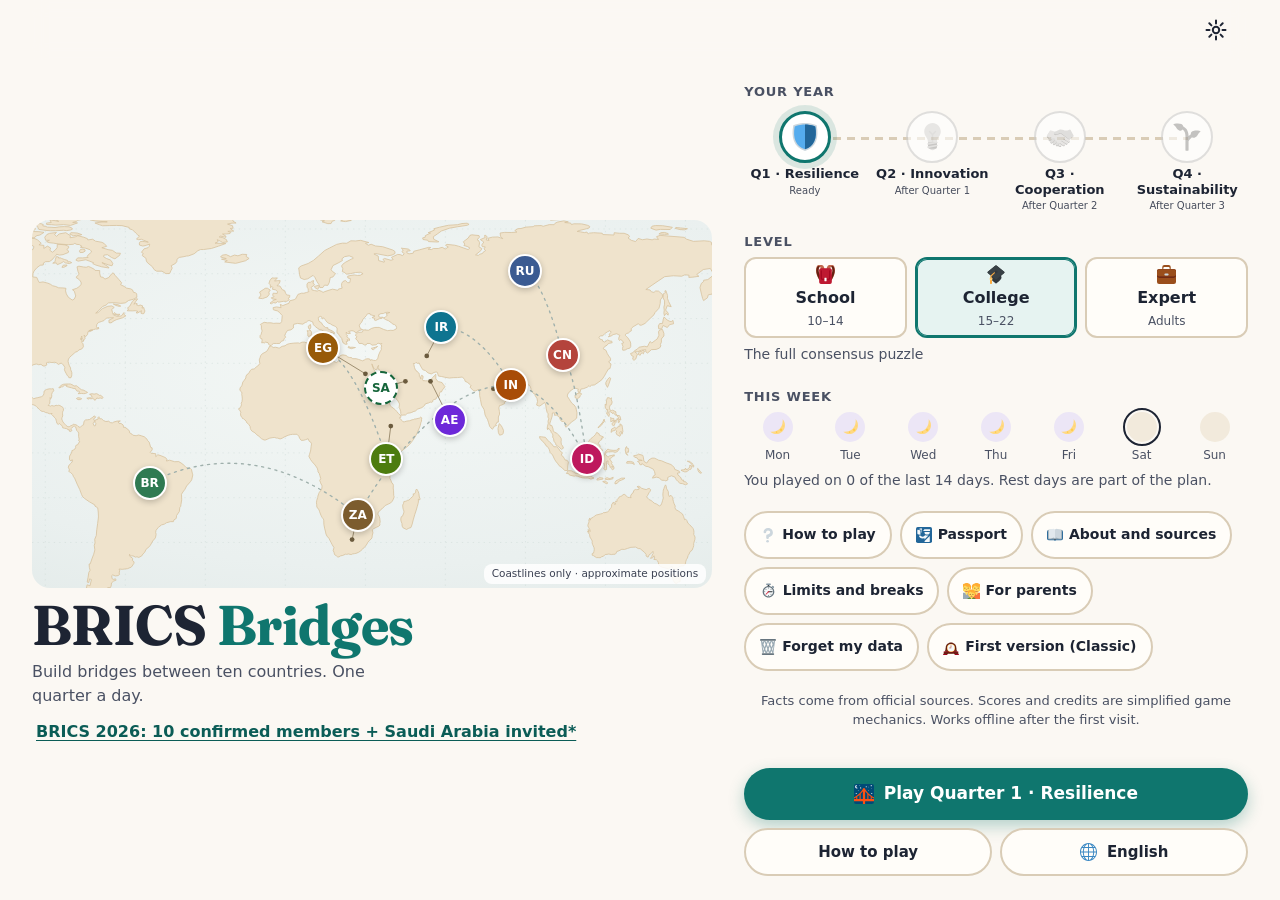
<file: games/brics-bridges/index.html>
<!doctype html>
<html lang="en">
<head>
<meta charset="utf-8">
<meta name="viewport" content="width=device-width,initial-scale=1,viewport-fit=cover">
<meta name="color-scheme" content="light only">
<meta name="theme-color" content="#fbf8f3">
<!-- seo:start (generated by tools/seo.js) -->
<title>BRICS Bridges | The Chair's Year: a cooperative BRICS strategy game on a world map, by Harpreet Raj Singh</title>
<meta name="description" content="BRICS Bridges is a free educational strategy game by Harpreet Raj Singh about India's 2026 BRICS chairship. On a world map, lend real strengths of the 10 members and one invited country to real needs, draw bridges, fund shared projects and win consensus in the council. One quarter a day: Resilience, Innovation, Cooperation, Sustainability. Then compare your year with the real New Delhi Declaration. School, College or Expert level, 9 languages. No ads, no data collected. Works offline.">
<meta name="author" content="Harpreet Raj Singh">
<meta name="robots" content="index,follow,max-image-preview:large">
<link rel="canonical" href="https://harijim.github.io/hrs-games/games/brics-bridges/">
<meta property="og:type" content="website">
<meta property="og:site_name" content="Harpreet Raj Singh Games">
<meta property="og:locale" content="en_IN">
<meta property="og:title" content="BRICS Bridges | The Chair's Year: a cooperative BRICS strategy game on a world map, by Harpreet Raj Singh">
<meta property="og:description" content="BRICS Bridges is a free educational strategy game by Harpreet Raj Singh about India's 2026 BRICS chairship. On a world map, lend real strengths of the 10 members and one invited country to real needs, draw bridges, fund shared projects and win consensus in the council. One quarter a day: Resilience, Innovation, Cooperation, Sustainability. Then compare your year with the real New Delhi Declaration. School, College or Expert level, 9 languages. No ads, no data collected. Works offline.">
<meta property="og:url" content="https://harijim.github.io/hrs-games/games/brics-bridges/">
<meta property="og:image" content="https://harijim.github.io/hrs-games/assets/og/brics-bridges-og-1200x630.jpg">
<meta property="og:image:type" content="image/jpeg">
<meta property="og:image:width" content="1200">
<meta property="og:image:height" content="630">
<meta property="og:image:alt" content="BRICS Bridges: The Chair's Year, a cooperative BRICS strategy game by Harpreet Raj Singh, bridges drawn across a world map at dusk">
<meta name="twitter:card" content="summary_large_image">
<meta name="twitter:title" content="BRICS Bridges | The Chair's Year: a cooperative BRICS strategy game on a world map, by Harpreet Raj Singh">
<meta name="twitter:description" content="BRICS Bridges is a free educational strategy game by Harpreet Raj Singh about India's 2026 BRICS chairship. On a world map, lend real strengths of the 10 members and one invited country to real needs, draw bridges, fund shared projects and win consensus in the council. One quarter a day: Resilience, Innovation, Cooperation, Sustainability. Then compare your year with the real New Delhi Declaration. School, College or Expert level, 9 languages. No ads, no data collected. Works offline.">
<meta name="twitter:image" content="https://harijim.github.io/hrs-games/assets/og/brics-bridges-og-1200x630.jpg">
<meta name="twitter:image:alt" content="BRICS Bridges: The Chair's Year, a cooperative BRICS strategy game by Harpreet Raj Singh, bridges drawn across a world map at dusk">
<script type="application/ld+json">{"@context":"https://schema.org","@graph":[{"@type":["VideoGame","SoftwareApplication"],"@id":"https://harijim.github.io/hrs-games/games/brics-bridges/#game","name":"BRICS Bridges","alternateName":"BRICS Bridges: The Chair's Year","url":"https://harijim.github.io/hrs-games/games/brics-bridges/","description":"BRICS Bridges is a free educational strategy game by Harpreet Raj Singh about India's 2026 BRICS chairship. On a world map, lend real strengths of the 10 members and one invited country to real needs, draw bridges, fund shared projects and win consensus in the council. One quarter a day: Resilience, Innovation, Cooperation, Sustainability. Then compare your year with the real New Delhi Declaration. School, College or Expert level, 9 languages. No ads, no data collected. Works offline.","image":"https://harijim.github.io/hrs-games/assets/og/brics-bridges-og-1200x630.jpg","author":{"@id":"https://harijim.github.io/hrs-games/#harpreet-raj-singh"},"creator":{"@id":"https://harijim.github.io/hrs-games/#harpreet-raj-singh"},"publisher":{"@id":"https://harijim.github.io/hrs-games/#harpreet-raj-singh"},"genre":["Strategy","Cooperative","Educational"],"gamePlatform":["Web browser","Android","iOS (Add to Home Screen)"],"operatingSystem":"Any (web browser), Android","applicationCategory":"GameApplication","applicationSubCategory":"Educational strategy game","playMode":"SinglePlayer","inLanguage":["en","hi","pt","ru","zh-Hans","ar","am","fa","id"],"isAccessibleForFree":true,"educationalUse":"Edutainment","accessibilityFeature":["alternativeText","highContrastDisplay","reducedMotion","readingOrder","structuralNavigation"],"about":["BRICS","India's 2026 BRICS chairship","International cooperation","Resilience","Innovation","Sustainability"],"keywords":"educational games, edutainment, BRICS, BRICS Bridges, world map, Harpreet Raj Singh","offers":{"@type":"Offer","price":"0","priceCurrency":"INR","availability":"https://schema.org/InStock"},"isPartOf":{"@id":"https://harijim.github.io/hrs-games/#website"},"version":"2.0.1","workExample":{"@id":"https://harijim.github.io/hrs-games/games/brics-bridges-classic/#game"},"audience":[{"@type":"EducationalAudience","educationalRole":"student","audienceType":"School (ages 10–14)"},{"@type":"EducationalAudience","educationalRole":"student","audienceType":"College (ages 15–22)"},{"@type":"Audience","audienceType":"Adults / experts"}]},{"@type":"Person","@id":"https://harijim.github.io/hrs-games/#harpreet-raj-singh","name":"Harpreet Raj Singh","email":"mailto:harpreetrajsingh1@gmail.com","url":"https://harijim.github.io/hrs-games/about.html"},{"@type":"BreadcrumbList","itemListElement":[{"@type":"ListItem","position":1,"name":"Harpreet Raj Singh Games","item":"https://harijim.github.io/hrs-games/"},{"@type":"ListItem","position":2,"name":"BRICS Bridges","item":"https://harijim.github.io/hrs-games/games/brics-bridges/"}]}]}</script>
<!-- seo:end -->
<!-- ios:start (generated by tools/build.js) -->
<meta name="mobile-web-app-capable" content="yes">
<meta name="apple-mobile-web-app-capable" content="yes">
<meta name="apple-mobile-web-app-status-bar-style" content="default">
<meta name="apple-mobile-web-app-title" content="BRICS Bridges">
<meta name="format-detection" content="telephone=no">
<!-- ios:end -->
<meta name="hrs-langs" content="en,hi,pt,ru,zh-Hans,ar,am,fa,id">
<link rel="manifest" href="../../manifest.webmanifest">
<link rel="icon" href="../../assets/icons/icon.svg" type="image/svg+xml">
<link rel="apple-touch-icon" sizes="180x180" href="../../assets/icons/apple-touch-icon-180.png">
<link rel="preload" href="../../assets/fonts/fraunces-display.woff2" as="font" type="font/woff2" crossorigin>
<link rel="stylesheet" href="../../css/hrs-common.css">
<link rel="stylesheet" href="../../css/hrs-wellbeing.css">
<style>/* BRICS Bridges v2 · "Atlas at dusk" (UX_DIRECTION.md §5). Light paper by day; dark palette only for the council vote and the night (Done for today) scene.
   Motion uses transform / opacity / stroke-dashoffset only, and every animation has a reduced-motion path (html.rm or the OS setting). Targets are at least 48px. */
@font-face { font-family: 'Fraunces'; src: url(../../assets/fonts/fraunces-display.woff2) format('woff2'); font-display: swap; font-weight: 300 900; }
:root {
  --paper: #fbf8f3; --paper2: #f2eadc; --card: #fffdf9; --ink: #1d2433; --ink2: #4a5163; --line: #d9ccb6;
  --sea: #eaf0ef; --land: #efe3cc; --land-edge: #d8c39f; --teal: #0f766e; --teal-d: #0b5c56; --gold: #8a5a12; --sun: #f2a93b;
  --ok: #1f6f47; --warn: #9a3f08; --night: #19213a; --night2: #2a2346; --nink: #f3f1ea; --nink2: #cdd3ea;
  --r: 18px; --r-sm: 12px; --sh: 0 1px 2px rgba(29,36,51,.06), 0 6px 20px rgba(29,36,51,.08); --sh-up: 0 10px 30px rgba(29,36,51,.18);
  --ease: cubic-bezier(.2,.8,.2,1); --spring: cubic-bezier(.34,1.56,.64,1); --t: 1;
  --disp: 'Fraunces', Georgia, serif; --ui: system-ui, -apple-system, 'Segoe UI', Roboto, 'Noto Sans', 'Noto Sans Devanagari', 'Noto Sans Ethiopic', 'Noto Sans SC', sans-serif;
}
html[dir=rtl] { --disp: 'Noto Kufi Arabic', 'Noto Naskh Arabic', 'Vazirmatn', serif; --ui: 'Noto Sans Arabic', 'Vazirmatn', system-ui, sans-serif; }
html:lang(hi), html:lang(am), html:lang(zh-Hans) { --disp: var(--ui); }
* { box-sizing: border-box; }
[hidden] { display: none !important; }
html, body { margin: 0; min-height: 100%; background: var(--paper); color: var(--ink); font: 16px/1.5 var(--ui); -webkit-font-smoothing: antialiased; -webkit-text-size-adjust: 100%; }
body.night-body { background: var(--night); }
button { font: inherit; color: inherit; cursor: pointer; }
button[disabled] { cursor: default; }
a { color: var(--teal-d); }
img.e { width: 1.15em; height: 1.15em; vertical-align: -0.2em; display: inline-block; }
.sr-only { position: absolute !important; width: 1px; height: 1px; overflow: hidden; clip: rect(0 0 0 0); white-space: nowrap; margin: -1px; padding: 0; border: 0; }
.skip { position: absolute; inset-inline-start: 8px; top: -80px; background: var(--ink); color: #fff; padding: 12px 16px; border-radius: 10px; z-index: 99; min-height: 48px; }
.skip:focus { top: 8px; }
[tabindex="-1"]:focus { outline: none; }
:focus-visible { outline: 3px solid var(--teal); outline-offset: 2px; }
.night :focus-visible, .pop :focus-visible { outline-color: #ffd27a; }
.pop :focus-visible { outline-color: var(--teal); }
#app { min-height: 100dvh; }
#app.night { background: linear-gradient(180deg, var(--night) 0%, var(--night2) 100%); color: var(--nink); }
.screen { min-height: 100dvh; display: flex; flex-direction: column; animation: scr-in calc(.35s * var(--t)) var(--ease); max-width: 1280px; margin: 0 auto; width: 100%; }
@keyframes scr-in { from { opacity: 0; transform: translateY(8px); } }
h1, h2, h3 { line-height: 1.15; }
p { margin: 6px 0; }
ul, ol { padding-inline-start: 20px; }

/* buttons: 48px minimum (WCAG 2.5.8 asks 24px; we follow Material 48dp / Apple 44pt) */
.btn { min-height: 52px; padding: 12px 22px; border-radius: 999px; border: 0; font-weight: 700; font-size: 17px; display: inline-flex; align-items: center; justify-content: center; gap: 10px; text-align: center; transition: transform calc(.12s * var(--t)) var(--ease); text-decoration: none; }
.btn:active { transform: scale(.97); }
.btn-primary { background: var(--teal); color: #fff; box-shadow: 0 6px 16px rgba(15,118,110,.3); }
.btn-primary[disabled] { background: #5f6b69; color: #fff; box-shadow: none; }
.btn-ghost { background: var(--card); border: 2px solid var(--line); color: var(--ink); }
.btn-block { width: 100%; }
.btn-sm { min-height: 48px; min-width: 48px; padding: 6px 14px; border-radius: 999px; border: 2px solid var(--line); background: var(--card); font-weight: 700; font-size: 14px; }
.btn-sm[disabled] { color: #5b6170; background: var(--paper2); }
.icon-btn { min-width: 48px; min-height: 48px; border-radius: 14px; border: 0; background: transparent; display: inline-grid; place-items: center; font-size: 20px; padding: 0; color: inherit; }
.icon-btn:hover { background: rgba(29,36,51,.06); }
.top .sp { width: 48px; flex: none; }
.lnk { background: none; border: 0; padding: 10px 4px; min-height: 48px; color: var(--teal-d); font-weight: 700; text-decoration: underline; text-underline-offset: 3px; }
.links { display: flex; flex-wrap: wrap; gap: 8px; }
.chipbtn { display: inline-flex; align-items: center; gap: 6px; min-height: 48px; padding: 8px 14px; border-radius: 999px; background: var(--card); border: 2px solid var(--line); font-size: 14px; font-weight: 700; color: var(--ink); text-decoration: none; }
.note { font-size: 14px; color: var(--ink2); }
.muted { color: var(--ink2); font-size: 14px; }
.src { display: inline-flex; align-items: center; gap: 4px; min-height: 32px; font-weight: 700; font-size: 13px; color: var(--teal-d); padding: 4px 0; }
.mech { display: inline-block; font-size: 11px; font-weight: 700; letter-spacing: .02em; padding: 1px 8px; border-radius: 999px; border: 1px dashed #6d6656; color: #4f4a3e; vertical-align: 1px; }
.night .mech { color: var(--nink2); border-color: #8f97b8; }
.para { font-size: 12px; color: var(--ink2); font-weight: 700; }
.night .para, .night .muted, .night .note { color: var(--nink2); }
.disc { font-size: 12px; color: var(--ink2); margin-top: 14px; }
.night .disc { color: var(--nink2); }
.lbl { font: 700 13px var(--ui); letter-spacing: .06em; text-transform: uppercase; color: var(--ink2); margin: 4px 0 8px; }
html[dir=rtl] .lbl, html:lang(zh-Hans) .lbl { letter-spacing: 0; }
.lbl2 { font: 700 13px var(--ui); color: var(--ink2); margin: 0 0 4px; }
.h3 { font: 700 16px/1.25 var(--ui); margin: 0; display: block; }
.warnbox, .okbox { border-radius: 14px; padding: 10px 12px; font-size: 14px; margin: 8px 0; }
.warnbox { background: #fdf0e4; color: #6e2d05; border: 1px solid #f0c9a6; }
.okbox { background: #e9f5ef; color: #134a30; border: 1px solid #b9dcc8; }
.night .warnbox { background: rgba(255,178,122,.14); color: #ffe1c9; border-color: rgba(255,178,122,.35); }
.night .okbox { background: rgba(158,230,183,.12); color: #d6f5e1; border-color: rgba(158,230,183,.3); }
.twl { font-size: 14px; padding: 8px 12px; border-radius: 12px; background: var(--paper2); margin: 8px 0 0; }
.twl.on { background: #e6f3f1; color: #0b4a45; font-weight: 700; }
.night .twl { background: rgba(255,255,255,.08); color: var(--nink); }
.tag { display: inline-flex; align-items: center; gap: 4px; padding: 3px 8px; border-radius: 999px; background: var(--paper2); font-size: 12px; font-weight: 600; border: 2px solid transparent; color: var(--ink); }
.tag.m { border-color: var(--teal); background: #e6f3f1; }
.tags { display: flex; gap: 6px; flex-wrap: wrap; align-items: center; }
.vpips { display: inline-flex; gap: 3px; direction: ltr; vertical-align: middle; }
.vpips i { width: 9px; height: 9px; border-radius: 50%; border: 1.5px solid #6b7180; }
.vpips i.on { background: var(--teal); border-color: var(--teal); }
.night .vpips i { border-color: #aab2d0; } .night .vpips i.on { background: #ffd27a; border-color: #ffd27a; }
.mbadge { display: inline-grid; place-items: center; width: 32px; height: 32px; border-radius: 50%; background: var(--c); color: #fff; font: 800 12px/1 var(--ui); border: 2px solid #fff; box-shadow: 0 1px 3px rgba(0,0,0,.25); direction: ltr; vertical-align: middle; flex: none; }
.mbadge.sm { width: 26px; height: 26px; font-size: 10px; }
.mbadge.lg { width: 52px; height: 52px; font-size: 17px; border-width: 3px; }
.mbadge.guest { background: #fff; color: #15653a; border: 2px dashed #15653a; }

/* top bar */
.top { display: flex; align-items: center; gap: 6px; padding: 6px 8px; padding-top: max(6px, env(safe-area-inset-top)); position: sticky; top: 0; z-index: 5; background: rgba(251,248,243,.92); backdrop-filter: blur(8px); }
.top .mid { flex: 1; min-width: 0; text-align: center; }
.top .q { font: 600 13px var(--ui); color: var(--ink2); }
.top .t { font: 700 16px var(--disp); }
.coins { display: inline-flex; align-items: center; gap: 4px; font-weight: 800; padding: 6px 10px; border-radius: 999px; background: #fff1d6; color: #6b3f04; min-height: 36px; direction: ltr; }
.night .top { background: transparent; backdrop-filter: none; color: var(--nink); }
.night .top .q { color: var(--nink2); }
.night .icon-btn:hover { background: rgba(255,255,255,.08); }

/* ---------- map: coastlines only, approximate positions ---------- */
.mapwrap { position: relative; }
.map { position: relative; width: 100%; aspect-ratio: 1000 / 540; background: radial-gradient(120% 90% at 50% 40%, #f3f7f5 0%, var(--sea) 60%, #dfe8e6 100%); border-radius: var(--r); overflow: hidden; }
.map svg { position: absolute; inset: 0; width: 100%; height: 100%; display: block; }
.map .land { fill: var(--land); stroke: var(--land-edge); stroke-width: 1.2; stroke-linejoin: round; }
.map .grat { stroke: #cfdcd8; stroke-width: .8; fill: none; stroke-dasharray: 2 6; }
.map .lead { stroke: #8a7a5c; stroke-width: 1.2; }
.map .anchor { fill: #6b5b3e; }
.map .arc { fill: none; stroke: var(--teal); stroke-width: 4; stroke-linecap: round; }
.map .arc.now { stroke: var(--teal); stroke-width: 4.5; filter: drop-shadow(0 0 4px rgba(20,184,166,.45)); }
.map .arc.old { stroke: #4f9a91; stroke-width: 2.6; opacity: .75; }
.map .arc.draw { stroke-dasharray: var(--len, 900); stroke-dashoffset: var(--len, 900); animation: draw calc(.7s * var(--t)) var(--ease) forwards; }
.map .arc.ghost { stroke: #9fb0ac; stroke-dasharray: 3 7; stroke-width: 2; }
/* year atlas: each quarter has its own colour AND dash pattern, so colour is never the only cue */
.map .arc.q1 { stroke: #0f766e; opacity: .9; }
.map .arc.q2 { stroke: #7c3aed; stroke-dasharray: 12 6; opacity: .9; }
.map .arc.q3 { stroke: #b45309; stroke-dasharray: 2 6; stroke-width: 3.4; opacity: .95; }
.map .arc.q4 { stroke: #be185d; stroke-dasharray: 14 5 3 5; opacity: .9; }
@keyframes draw { to { stroke-dashoffset: 0; } }
.map .jring { fill: rgba(124,58,237,.08); stroke: #7c3aed; stroke-width: 2.5; stroke-dasharray: 8 6; animation: march calc(6s / var(--t)) linear infinite; }
@keyframes march { to { stroke-dashoffset: -140; } }
.jbadge { position: absolute; transform: translate(-50%, -50%); width: 34px; height: 34px; border-radius: 50%; background: #fff; display: grid; place-items: center; box-shadow: var(--sh); border: 2px solid #7c3aed; }
.map .coin circle { fill: #f2a93b; stroke: #fff; stroke-width: 2; }
.map .coin text { fill: #5a3604; font: 800 11px var(--ui); }
.mark { position: absolute; transform: translate(-50%, -50%); width: 28px; height: 28px; border-radius: 8px; background: #fff; display: grid; place-items: center; box-shadow: var(--sh); border: 2px solid var(--gold); font-size: 15px; }
.mark.fresh { animation: pop calc(.6s * var(--t)) var(--spring) .5s both; }
@keyframes pop { from { transform: translate(-50%, -50%) scale(.2); opacity: 0; } }
.night .map { background: radial-gradient(120% 90% at 50% 40%, #26304f 0%, #1b233d 70%); }
.night .map .land { fill: #2f3a5c; stroke: #45527a; }
.night .map .grat { stroke: #2c3657; } .night .map .lead { stroke: #8f97b8; } .night .map .anchor { fill: #aab2d0; }
.night .map .arc, .night .map .arc.old { stroke: #ffd27a; opacity: 1; stroke-width: 3; filter: drop-shadow(0 0 5px rgba(255,210,122,.7)); }
.node { position: absolute; transform: translate(-50%, -50%); display: grid; place-items: center; width: 34px; height: 34px; border-radius: 50%; background: var(--c); color: #fff; font: 800 12px/1 var(--ui); border: 2.5px solid #fff; box-shadow: 0 2px 6px rgba(0,0,0,.22); direction: ltr; cursor: pointer; }
.node.guest { background: #fff; color: #15653a; border: 2.5px dashed #15653a; }
.node.hit { animation: pulse calc(1.6s * var(--t)) ease-out infinite; z-index: 2; }
.node .hz { position: absolute; top: -12px; inset-inline-end: -12px; width: 24px; height: 24px; background: #fff; border-radius: 50%; display: grid; place-items: center; box-shadow: var(--sh); }
.node .hz img { width: 16px; height: 16px; }
.node.lit { box-shadow: 0 0 0 4px rgba(20,184,166,.4), 0 2px 6px rgba(0,0,0,.2); }
@keyframes pulse { 0% { box-shadow: 0 0 0 0 rgba(242,169,59,.75), 0 2px 6px rgba(0,0,0,.22); } 70% { box-shadow: 0 0 0 16px rgba(242,169,59,0), 0 2px 6px rgba(0,0,0,.22); } 100% { box-shadow: 0 0 0 0 rgba(242,169,59,0); } }
.map-cap { position: absolute; inset-inline-end: 6px; bottom: 4px; font-size: 10.5px; color: #3b4152; background: rgba(255,255,255,.85); padding: 2px 8px; border-radius: 8px; }
.night .map-cap { color: var(--nink); background: rgba(0,0,0,.45); }
.mapbtn { position: absolute; top: 8px; inset-inline-start: 8px; background: rgba(255,255,255,.94); box-shadow: var(--sh); }
.mapbtn:hover { background: #fff; }

/* ---------- home ---------- */
.home { padding: 0 16px 0; gap: 12px; }
.hero { position: relative; margin-top: 4px; }
.brand { text-align: center; padding: 8px 0 0; }
.brand h1 { font: 800 clamp(32px, 8.6vw, 56px)/1.04 var(--disp); margin: 0; letter-spacing: -.01em; }
.brand h1 span { color: var(--teal); }
.brand .tagline { margin: 6px auto 0; max-width: 34ch; color: var(--ink2); font-size: 16px; }
.count { margin: 0; }
.qlist { list-style: none; padding: 0; margin: 0; display: grid; grid-template-columns: repeat(4, 1fr); gap: 6px; position: relative; }
.qlist::before { content: ''; position: absolute; top: 30px; inset-inline: 12%; height: 3px; background: repeating-linear-gradient(90deg, var(--line) 0 8px, transparent 8px 14px); }
.qn button { position: relative; width: 100%; min-height: 48px; display: flex; flex-direction: column; align-items: center; gap: 3px; text-align: center; font-size: 12px; color: var(--ink2); background: none; border: 0; padding: 4px 2px; border-radius: 14px; }
.qn .medal { width: 52px; height: 52px; border-radius: 50%; display: grid; place-items: center; background: #fff; border: 2px solid var(--line); font-size: 24px; }
.qn.now .medal { border: 3px solid var(--teal); box-shadow: 0 0 0 6px rgba(15,118,110,.14); }
.qn.lock .medal { filter: grayscale(1); opacity: .6; }
.qn.done .medal, .qn.doneToday .medal { border-color: var(--gold); }
.qn b { color: var(--ink); font-size: 13px; line-height: 1.2; }
.qn small { color: #464c5c; line-height: 1.2; }
.seg { display: grid; grid-template-columns: repeat(3, 1fr); gap: 8px; }
.seg button { min-height: 60px; border-radius: var(--r-sm); border: 2px solid var(--line); background: var(--card); display: flex; flex-direction: column; align-items: center; justify-content: center; gap: 2px; font-weight: 700; padding: 6px 4px; }
.seg button small { font-weight: 500; color: var(--ink2); font-size: 12px; }
.seg button[aria-pressed=true] { border-color: var(--teal); background: #e6f3f1; box-shadow: inset 0 0 0 1px var(--teal); }
.week { list-style: none; padding: 0; margin: 0; display: flex; gap: 6px; }
.day { flex: 1; display: flex; flex-direction: column; align-items: center; gap: 4px; font-size: 12px; color: var(--ink2); }
.day i { width: 30px; height: 30px; border-radius: 50%; display: grid; place-items: center; background: var(--paper2); font-style: normal; font-size: 13px; }
.day.p i { background: var(--teal); color: #fff; font-weight: 900; }
.day.r i { background: #ece6f6; }
.day.today i { outline: 2px solid var(--ink); outline-offset: 2px; }
.night .day { color: var(--nink2); } .night .day i { background: rgba(255,255,255,.1); color: var(--nink); }
.night .day.p i { background: #ffd27a; color: var(--night); } .night .day.r i { background: rgba(160,140,220,.25); } .night .day.today i { outline-color: #fff; }
.foot { font-size: 13px; color: var(--ink2); text-align: center; margin: 6px 0; }
.side { display: flex; flex-direction: column; gap: 14px; }
.side section { margin: 0; }
.cta { position: sticky; bottom: 0; padding: 12px 16px calc(12px + env(safe-area-inset-bottom)); margin: auto -16px 0; background: linear-gradient(to top, var(--paper) 72%, rgba(251,248,243,0)); display: flex; flex-direction: column; gap: 8px; z-index: 4; }
.row { display: flex; gap: 8px; align-items: stretch; }
.row .btn { flex: 1; min-height: 48px; font-size: 15px; padding: 8px 12px; }
.night .cta { background: linear-gradient(to top, var(--night2) 72%, rgba(42,35,70,0)); }
.night .btn-ghost { background: transparent; color: #fff; border-color: rgba(255,255,255,.45); }

/* ---------- board ---------- */
.board { padding: 0 12px; gap: 10px; }
.left, .right { display: flex; flex-direction: column; gap: 10px; min-width: 0; }
.brief { display: flex; gap: 12px; align-items: flex-start; background: var(--card); border-radius: var(--r); padding: 12px 14px; box-shadow: var(--sh); position: relative; z-index: 2; }
.brief .hz { width: 48px; height: 48px; border-radius: 14px; background: #fff1d6; display: grid; place-items: center; font-size: 26px; flex: none; }
.brief .bt { min-width: 0; flex: 1; }
.brief h1, .brief h2 { margin: 2px 0 0; font: 800 20px/1.2 var(--disp); }
.brief .who { margin: 0; font-size: 14px; color: var(--ink2); display: flex; gap: 6px; align-items: center; }
details.more { margin-top: 6px; font-size: 14px; }
details.more summary { min-height: 48px; display: flex; align-items: center; font-weight: 700; color: var(--teal-d); cursor: pointer; list-style-position: inside; }
details.more summary::marker { color: var(--teal-d); }
.needs { list-style: none; padding: 0; margin: 0; display: flex; flex-wrap: wrap; gap: 8px; }
.need { display: flex; align-items: center; gap: 8px; padding: 8px 12px 8px 10px; border-radius: 14px; background: var(--card); border: 2px solid var(--line); font-weight: 700; font-size: 14px; min-height: 48px; transition: border-color .3s, background .3s; }
.need .ic { font-size: 20px; }
.need .carry { font-size: 11px; color: var(--warn); font-weight: 700; }
.pips { display: inline-flex; gap: 4px; direction: ltr; }
.pip { width: 12px; height: 12px; border-radius: 50%; border: 2px solid #757b88; background: transparent; transition: background .2s, border-color .2s; }
.pip.on { background: var(--teal); border-color: var(--teal); }
.pip.bump { animation: pip calc(.45s * var(--t)) var(--spring); }
@keyframes pip { 0% { transform: scale(.4); } 60% { transform: scale(1.5); } 100% { transform: scale(1); } }
.need.full { border-color: var(--teal); background: #e6f3f1; }
.need.full::after { content: '✓'; color: var(--teal); font-weight: 900; }
.lblrow { display: flex; align-items: center; justify-content: space-between; gap: 8px; }
.hintline { font-size: 14px; background: #fff1d6; color: #5a3604; padding: 8px 12px; border-radius: 12px; margin: 4px 0; }
.hand-wrap { margin: 0 -12px; }
.hand { display: flex; gap: 10px; overflow-x: auto; scroll-snap-type: x mandatory; padding: 12px 12px 12px; scrollbar-width: thin; }
.card { scroll-snap-align: start; flex: none; width: 164px; min-height: 216px; border-radius: 16px; background: var(--card); border: 0; padding: 0; text-align: start; box-shadow: var(--sh); display: flex; flex-direction: column; overflow: hidden; position: relative; transition: transform calc(.25s * var(--t)) var(--spring), box-shadow .25s; }
.card .band { height: 46px; display: flex; align-items: center; gap: 8px; padding: 0 10px; color: #fff; font-weight: 700; font-size: 13px; background: var(--c); }
.card .mono { width: 28px; height: 28px; border-radius: 50%; background: rgba(0,0,0,.22); border: 2px solid rgba(255,255,255,.9); display: grid; place-items: center; font-size: 11px; font-weight: 800; direction: ltr; flex: none; }
.card .body { padding: 10px 12px 12px; display: flex; flex-direction: column; gap: 8px; flex: 1; }
.card .h3 { font-size: 15px; }
.card .teaser { font-size: 12px; color: var(--ink2); display: -webkit-box; -webkit-line-clamp: 3; -webkit-box-orient: vertical; overflow: hidden; }
.card .gline { font-size: 12px; color: #15653a; font-weight: 700; }
.card .warnline { font-size: 12px; color: var(--warn); font-weight: 700; }
.card .state { margin-top: auto; font-size: 13px; font-weight: 800; color: var(--teal-d); display: flex; align-items: center; gap: 6px; }
.card.rel { box-shadow: 0 0 0 3px #f2a93b, var(--sh); }
.card[aria-pressed=true] { transform: translateY(-8px); box-shadow: 0 0 0 3px var(--teal), var(--sh-up); }
.card[aria-pressed=true]::after { content: '✓'; position: absolute; top: 9px; inset-inline-end: 8px; width: 26px; height: 26px; border-radius: 50%; background: #fff; color: var(--teal); display: grid; place-items: center; font-weight: 900; }
.card.dim { box-shadow: none; background: var(--paper2); }
.card.guestc .band { background-image: repeating-linear-gradient(135deg, rgba(255,255,255,.16) 0 6px, transparent 6px 12px); }
.warnline { color: var(--warn); font-weight: 700; font-size: 13px; }
.flyer { position: fixed; z-index: 30; pointer-events: none; border-radius: 50%; width: 30px; height: 30px; display: grid; place-items: center; color: #fff; font: 800 12px var(--ui); transition: transform .5s var(--ease), opacity .5s; box-shadow: var(--sh-up); }
.dock { position: sticky; bottom: 0; margin: auto -12px 0; padding: 10px 12px calc(10px + env(safe-area-inset-bottom)); background: var(--paper); box-shadow: 0 -10px 16px -8px rgba(29,36,51,.12); display: flex; flex-direction: column; gap: 6px; z-index: 4; }
.dock .hint { text-align: center; font-size: 14px; color: var(--ink2); margin: 0; }

/* ---------- sheets ---------- */
.scrim { position: fixed; inset: 0; background: rgba(25,33,58,.45); z-index: 20; animation: fade calc(.25s * var(--t)); }
@keyframes fade { from { opacity: 0; } }
.sheet { position: fixed; inset-inline: 0; bottom: 0; z-index: 21; background: var(--paper); color: var(--ink); border-radius: 22px 22px 0 0; padding: 6px 16px calc(16px + env(safe-area-inset-bottom)); max-height: 88dvh; overflow: auto; animation: up calc(.35s * var(--t)) var(--ease); box-shadow: var(--sh-up); }
@keyframes up { from { transform: translateY(100%); } }
.sh-head { display: flex; align-items: center; gap: 8px; position: sticky; top: -6px; background: var(--paper); padding: 6px 0; z-index: 1; }
.sh-head h2 { flex: 1; font: 800 21px/1.2 var(--disp); margin: 0; }
.sheet-cta { position: sticky; bottom: calc(-16px - env(safe-area-inset-bottom)); background: var(--paper); padding: 12px 0 4px; margin-top: 8px; }
.sheet h3 { font: 700 16px var(--ui); margin: 14px 0 4px; }
.demo .map { border: 1px solid var(--line); }
.rule { font-weight: 600; }
.projs { display: flex; flex-direction: column; gap: 10px; margin-top: 8px; }
.proj { width: 100%; display: flex; flex-direction: column; gap: 6px; text-align: start; background: var(--card); border: 2px solid var(--line); border-radius: 16px; padding: 12px; min-height: 76px; }
.proj .pj-h { display: flex; gap: 10px; align-items: center; width: 100%; }
.proj .pe { width: 44px; height: 44px; border-radius: 50%; display: grid; place-items: center; font-size: 22px; background: #e6f3f1; flex: none; }
.proj .h3 { flex: 1; }
.proj .cost { font-weight: 800; color: #6b3f04; white-space: nowrap; }
.proj .cost s { color: var(--ink2); font-weight: 600; }
.proj .sdg { font-size: 12px; color: var(--ink2); font-weight: 600; }
.proj .fit { font-size: 13px; color: #0b4a45; font-weight: 600; }
.proj .pj-f, .proj .pj-n { font-size: 13px; color: var(--ink2); }
.proj .fnote { display: block; }
.proj.on { border-color: var(--teal); background: #e6f3f1; box-shadow: inset 0 0 0 1px var(--teal); }
.proj[disabled] { opacity: 1; background: var(--paper2); color: #4f5566; }
.proj.save .pe { background: var(--paper2); }
.mini { padding: 10px 0; border-bottom: 1px solid var(--line); } .mini p { font-size: 14px; }
.how li { margin: 8px 0; }
.srcs { font-size: 13px; padding-inline-start: 18px; } .srcs li { margin: 6px 0; } .srcs a { word-break: break-all; display: inline-block; min-height: 24px; }
.mlist { list-style: none; padding: 0; margin: 0; }
.mrow { width: 100%; display: flex; align-items: center; gap: 10px; min-height: 52px; background: none; border: 0; border-bottom: 1px solid var(--line); text-align: start; padding: 6px 4px; }
.mrow .mn { flex: 1; font-weight: 700; }
.langs { display: grid; grid-template-columns: repeat(auto-fill, minmax(150px, 1fr)); gap: 8px; }
.lrow { min-height: 52px; border-radius: 14px; border: 2px solid var(--line); background: var(--card); font-weight: 700; font-size: 16px; }
.lrow[aria-pressed=true] { border-color: var(--teal); background: #e6f3f1; }
.vers { list-style: none; margin: 0 0 8px; padding: 0; display: grid; gap: 8px; }
.vrow { display: flex; flex-direction: column; align-items: flex-start; gap: 2px; width: 100%; min-height: 56px; padding: 10px 14px; border-radius: 14px; border: 2px solid var(--line); background: var(--card); color: var(--ink); text-decoration: none; text-align: start; font: inherit; }
.vrow .vt { font-weight: 800; font-size: 16px; }
.vrow small { color: var(--muted); font-size: 13px; }
.vrow[aria-current] { border-color: var(--teal); background: #e6f3f1; }
.vrow[aria-current] small { color: var(--teal-d); font-weight: 700; }
a.vrow:hover, button.vrow:hover { border-color: var(--teal); }
.passrow { display: flex; gap: 14px; align-items: center; background: #fff8ea; border: 1px solid #ecd9b0; border-radius: 16px; padding: 12px 14px; margin: 8px 0; }
.passrow h3 { margin: 0 0 6px; font-size: 15px; }
.passrow b { font: 800 16px var(--disp); }
.passrow p { margin: 2px 0; }
.passrow small { color: var(--ink2); }
.stamps { display: flex; flex-wrap: wrap; gap: 10px; }
.stampmini { display: inline-flex; flex-direction: column; align-items: center; gap: 2px; font-size: 11px; color: var(--ink2); }
.pstamp { width: 76px; height: 76px; border-radius: 50%; border: 3px dashed var(--gold); display: grid; place-items: center; transform: rotate(-8deg); flex: none; background: #fffdf6; }
.pstamp.fresh { animation: pstamp calc(.55s * var(--t)) var(--spring) .8s both; }
@keyframes pstamp { from { transform: scale(2.2) rotate(-20deg); opacity: 0; } }
.night .passrow { background: rgba(255,255,255,.06); border-color: rgba(255,255,255,.14); }
.night .passrow small, .night .stampmini { color: var(--nink2); }

/* ---------- council vote (dark) ---------- */
.council { padding: 0 16px calc(16px + env(safe-area-inset-bottom)); align-items: center; text-align: center; }
.council .ch { padding-top: max(16px, env(safe-area-inset-top)); }
.council .lbl { color: var(--nink2); }
.council h1 { font: 800 24px/1.2 var(--disp); margin: 4px 0 0; }
.council h1 small { font: 700 15px var(--ui); color: #ffd27a; }
.ring { position: relative; width: min(84vw, 380px); aspect-ratio: 1; margin: 12px auto 4px; flex: none; }
.ring svg { position: absolute; inset: 0; width: 100%; height: 100%; overflow: visible; }
.ring line { stroke: rgba(255,255,255,.14); stroke-width: .6; }
.ring line.yes { stroke: #ffd27a; stroke-width: .9; }
.ring line.no { stroke: #ffb27a; stroke-width: .9; stroke-dasharray: 2 1.5; }
.seats { list-style: none; margin: 0; padding: 0; }
.seat { position: absolute; transform: translate(-50%, -50%); width: 46px; height: 46px; border-radius: 50%; background: var(--c); display: grid; place-items: center; color: #fff; font: 800 13px var(--ui); border: 3px solid rgba(255,255,255,.55); opacity: .35; transition: opacity .3s, transform .3s var(--spring); direction: ltr; }
.seat.in { opacity: 1; transform: translate(-50%, -50%) scale(1.06); }
.seat i { position: absolute; bottom: -7px; inset-inline-end: -9px; width: 22px; height: 22px; border-radius: 50%; display: none; place-items: center; font-size: 13px; font-weight: 900; font-style: normal; }
.seat.in.yes i { display: grid; background: #ffd27a; color: #1d2433; }
.seat.in.no i { display: grid; background: #fff; color: var(--warn); border-radius: 6px; }
.seat.in.no { border-color: #ffb27a; box-shadow: 0 0 0 4px rgba(255,140,60,.4); }
.hub { position: absolute; left: 50%; top: 50%; width: 28%; aspect-ratio: 1; transform: translate(-50%, -50%); border-radius: 50%; background: #fff; display: grid; place-items: center; font-size: 34px; box-shadow: 0 0 0 8px rgba(255,255,255,.08); }
.gnote { font-size: 13px; color: var(--nink2); max-width: 440px; display: flex; gap: 8px; align-items: center; text-align: start; }
.verdict { width: 100%; max-width: 460px; display: flex; flex-direction: column; align-items: center; gap: 4px; }
.verdict h2 { font: 800 24px var(--disp); margin: 4px 0; }
.verdict .why { list-style: none; padding: 0; margin: 6px 0; width: 100%; text-align: start; }
.verdict .why li { background: rgba(255,255,255,.08); border-radius: 12px; padding: 8px 10px; margin: 6px 0; font-size: 14px; display: flex; gap: 8px; align-items: center; flex-wrap: wrap; }
.go { display: flex; flex-direction: column; gap: 8px; width: 100%; margin-top: 8px; }
.verdict h2.stamp { margin: 6px 0 2px; }
.stamp { font: 900 32px var(--disp); color: #ffd27a; text-shadow: 0 0 24px rgba(255,210,122,.55); animation: stamp calc(.6s * var(--t)) var(--spring); }
.stamp.no { color: #ffc89e; text-shadow: none; font-size: 26px; }
@keyframes stamp { from { transform: scale(2.2) rotate(-6deg); opacity: 0; } }
.skipv { margin-top: 12px; min-width: 140px; }
.council .warnbox { text-align: start; }

/* ---------- celebration ---------- */
.celebrate { padding: 0 14px; gap: 12px; position: relative; }
.hero2 { text-align: center; }
.hero2 .big-e { width: 84px; height: 84px; border-radius: 50%; display: grid; place-items: center; font-size: 42px; margin: 4px auto 0; background: #fff; box-shadow: 0 0 0 6px #ffe2a8, 0 0 0 12px rgba(242,169,59,.2), var(--sh-up); animation: medal calc(.8s * var(--t)) var(--spring); }
@keyframes medal { from { transform: scale(.2) rotate(-30deg); opacity: 0; } }
.hero2 h1, .hero2 h2 { font: 800 28px/1.1 var(--disp); margin: 12px 0 2px; }
.hero2 .sub { color: var(--ink2); margin: 0; }
.confetti { position: fixed; inset: 0; pointer-events: none; z-index: 10; overflow: hidden; }
.confetti i { position: absolute; top: -20px; left: calc(var(--i) * 5.5%); width: 10px; height: 14px; border-radius: 2px; background: hsl(calc(var(--i) * 40), 80%, 55%); animation: fall calc(1.8s + var(--i) * .05s) var(--ease) forwards; animation-delay: calc(var(--i) * 40ms); }
@keyframes fall { to { transform: translate(calc((var(--i) - 9) * 6px), 105vh) rotate(calc(var(--i) * 70deg)); opacity: .9; } }
.stats { display: grid; grid-template-columns: repeat(3, 1fr); gap: 8px; }
.stats > div { background: var(--card); border-radius: 16px; padding: 10px; box-shadow: var(--sh); text-align: center; display: flex; flex-direction: column; justify-content: center; }
.stats b { font: 800 24px var(--disp); }
.stats small { font-size: 12px; color: var(--ink2); font-weight: 700; }
.night .stats > div { background: rgba(255,255,255,.07); box-shadow: none; } .night .stats small { color: var(--nink2); }
.lens { background: var(--card); border-radius: 16px; padding: 12px 14px; box-shadow: var(--sh); }
.lens h2, .lens h3 { margin: 0 0 6px; font: 700 15px var(--ui); display: flex; gap: 6px; align-items: center; flex-wrap: wrap; }
.lens .m { display: grid; grid-template-columns: minmax(90px, 40%) 1fr auto; gap: 10px; align-items: center; font-size: 13px; font-weight: 700; margin: 4px 0; }
.lens .m.x { color: #0b4a45; }
.bar { height: 10px; border-radius: 6px; background: var(--paper2); overflow: hidden; }
.bar i { display: block; height: 100%; background: linear-gradient(90deg, var(--teal), #14b8a6); border-radius: 6px; transition: width calc(1s * var(--t)) var(--ease); }
.realq { background: #fff8ea; border: 1px solid #ecd9b0; border-radius: 16px; padding: 12px 14px; }
.realq h2, .realq h3 { margin: 0 0 4px; font: 800 15px var(--ui); }
.realq p { font-size: 14px; }
.quiz { background: var(--card); border-radius: 16px; padding: 12px 14px; box-shadow: var(--sh); }
.quiz h2, .quiz h3 { margin: 0; font: 800 15px var(--ui); }
.qa { display: flex; gap: 8px; flex-wrap: wrap; }
.qopt { flex: 1; min-height: 48px; min-width: 72px; border-radius: 12px; border: 2px solid var(--line); background: var(--card); font-weight: 700; padding: 6px 10px; }
.qopt[disabled] { color: var(--ink); }
.qopt.right { border-color: var(--ok); background: #e9f5ef; }
.qopt.wrong { border-color: var(--warn); background: #fdf0e4; text-decoration: line-through; }
.quiz .why { font-size: 14px; min-height: 1em; }

/* ---------- night: Done for today ---------- */
.night.screen { padding: 0 16px; gap: 12px; }
.center { text-align: center; }
.moon { display: block; font-size: 44px; margin-top: 4px; }
.night h1 { font: 800 32px/1.1 var(--disp); margin: 4px 0 0; }
.night .sub { color: var(--nink2); margin: 4px 0 0; }
.bigidx { text-align: center; display: flex; flex-direction: column; align-items: center; }
.bigidx span { font-weight: 700; color: var(--nink2); }
.bigidx b { font: 800 56px/1 var(--disp); color: #ffd27a; }
.bigidx em { font-style: normal; font-weight: 800; background: #ffd27a; color: var(--night); padding: 2px 10px; border-radius: 999px; margin-top: 4px; }
.bigidx small { color: var(--nink2); }
.card2 { background: var(--card); border-radius: 16px; padding: 12px 14px; box-shadow: var(--sh); }
.card2 .h3 { margin-bottom: 6px; }
.card2 ul { margin: 4px 0; font-size: 14px; } .card2 li { margin: 4px 0; }
.night .card2 { background: rgba(255,255,255,.06); box-shadow: none; border: 1px solid rgba(255,255,255,.1); }
.night a, .night .src { color: #9ee6d8; }
.acts { display: flex; flex-direction: column; gap: 8px; }
.act { text-align: start; min-height: 56px; border-radius: 14px; border: 2px solid rgba(255,255,255,.2); background: rgba(255,255,255,.05); color: var(--nink); padding: 10px 12px; font-size: 15px; display: flex; gap: 10px; align-items: center; }
.act[aria-pressed=true] { border-color: #ffd27a; background: rgba(255,210,122,.14); }
.act[aria-pressed=true]::after { content: '✓'; margin-inline-start: auto; color: #ffd27a; font-weight: 900; }
.notes { list-style: none; padding: 0; margin: 8px 0 0; font-size: 14px; color: var(--nink2); }
.env { border: 1px dashed rgba(255,255,255,.35); border-radius: 16px; padding: 12px; text-align: center; }
p.go { font-weight: 700; font-size: 17px; display: block; color: var(--nink); }

/* ---------- year in review ---------- */
.year.screen { padding: 0 16px; gap: 12px; }
.year h1 { font: 800 30px var(--disp); margin: 4px 0 0; }
.year .sub { color: var(--ink2); margin: 0; }
.qlegend { list-style: none; padding: 0; margin: 8px 0 0; display: flex; flex-wrap: wrap; gap: 6px 16px; font-size: 13px; }
.qlegend li { display: flex; align-items: center; gap: 6px; }
.sw { width: 32px; height: 0; border-top: 4px solid; display: inline-block; }
.sw.q1 { border-color: #0f766e; } .sw.q2 { border-top-style: dashed; border-color: #7c3aed; } .sw.q3 { border-top-style: dotted; border-color: #b45309; } .sw.q4 { border-top: 4px double #be185d; }
.ycols { display: grid; grid-template-columns: 1fr; gap: 10px; font-size: 14px; }
.ycols p { margin: 3px 0; }
.st { display: inline-block; font-size: 11px; font-weight: 800; padding: 1px 8px; border-radius: 999px; vertical-align: 1px; }
.st.ok { background: #e9f5ef; color: #134a30; border: 1px solid #9fcdb3; }
.st.pr { background: #fdf0e4; color: #6e2d05; border: 1px dashed #c98a5a; }

/* ---------- coach marks, popover ---------- */
.coach { position: absolute; z-index: 15; background: var(--ink); color: #fff; padding: 10px 12px; border-radius: 14px; font-size: 14px; font-weight: 600; box-shadow: var(--sh-up); animation: coach calc(.35s * var(--t)) var(--spring); }
.coach p { margin: 0 0 4px; }
.coach .btn-sm { background: transparent; color: #9ee6d8; border-color: rgba(255,255,255,.3); }
@keyframes coach { from { transform: scale(.85); opacity: 0; } }
.spot { position: relative; z-index: 3; box-shadow: 0 0 0 4px #f2a93b, var(--sh-up) !important; }
.pop { position: fixed; top: 58px; inset-inline-end: 10px; z-index: 22; background: var(--card); border-radius: 16px; padding: 8px; box-shadow: var(--sh-up); min-width: 250px; animation: coach calc(.2s * var(--t)); color: var(--ink); border: 1px solid var(--line); }
.pop .opt { display: flex; justify-content: space-between; align-items: center; gap: 12px; width: 100%; min-height: 48px; border: 0; background: none; padding: 0 10px; border-radius: 10px; text-align: start; }
.pop .opt:hover { background: var(--paper2); }
.pop .opt span:last-child { font-weight: 800; color: var(--teal-d); }

/* ---------- desktop ---------- */
@media (min-width: 900px) {
  .home { display: grid; grid-template-columns: 1.35fr 1fr; grid-template-rows: auto 1fr auto; column-gap: 32px; padding: 0 32px 0; }
  .home > .top { grid-column: 1 / -1; }
  .home .hero { grid-row: 2 / 4; align-self: center; }
  .home .side { grid-row: 2; align-self: center; }
  .home .cta { grid-column: 2; grid-row: 3; position: static; background: none; padding: 12px 0 24px; margin: 0; }
  .brand { text-align: start; } .brand .tagline { margin-inline: 0; }
  .board, .celebrate { display: grid; grid-template-columns: 1.25fr 1fr; grid-template-rows: auto 1fr; column-gap: 24px; padding: 0 24px 16px; align-items: start; }
  .board > .top, .celebrate > .top { grid-column: 1 / -1; }
  .board .left, .celebrate .left { grid-row: 2; position: sticky; top: 70px; }
  .board .right, .celebrate .right { grid-row: 2; }
  .hand { display: grid; grid-template-columns: repeat(3, 1fr); overflow: visible; padding: 12px; }
  .card { width: auto; }
  .dock { position: static; margin: 4px 0 0; padding: 0; background: none; box-shadow: none; }
  .sheet { max-width: 600px; margin: 0 auto; border-radius: 22px; bottom: 24px; max-height: 84dvh; }
  .sheet-cta { bottom: -16px; }
  .night.screen, .year.screen { max-width: 760px; }
  .ycols { grid-template-columns: 1fr 1fr; }
}
@media (max-width: 380px) { .stats b { font-size: 20px; } .card { width: 150px; } .qn small { font-size: 11px; } }

/* reduced motion: WCAG 2.3.3, honoured from the OS setting or the in-game toggle */
@media (prefers-reduced-motion: reduce) { :root { --t: 0.001; } .confetti { display: none !important; } .node.hit { animation: none; box-shadow: 0 0 0 4px rgba(242,169,59,.85); } .map .jring { animation: none; } .screen { animation: none; } }
html.rm { --t: 0.001; } html.rm .confetti { display: none !important; } html.rm .node.hit { animation: none; box-shadow: 0 0 0 4px rgba(242,169,59,.85); } html.rm .map .jring { animation: none; } html.rm .screen { animation: none; }
html.rm .map .arc.draw { stroke-dasharray: none; stroke-dashoffset: 0; animation: none; }
html.rm .map .arc.draw.q2, html.rm .map .arc.draw.q3, html.rm .map .arc.draw.q4 { stroke-dasharray: revert-layer; }
@media (forced-colors: active) { .node, .mbadge, .seat { border: 2px solid CanvasText; forced-color-adjust: none; } .btn, .chipbtn, .proj, .card { border: 2px solid ButtonText; } }

/* shared wellbeing dialogs: keep the 48 px target size used everywhere in v2 */
.hrswb-btn, .hrswb-link, .hrswb-form select, .hrswb-form input[type=number], .hrswb-form input[type=time] { min-height: 48px; }
.hrswb-link { min-width: 48px; }
.hrswb-inline { display: inline-flex; align-items: center; gap: 10px; min-height: 48px; }
.hrswb-inline input[type=checkbox] { width: 22px; height: 22px; margin: 0; }
.lens .m .pct { font: 700 12px var(--ui); min-width: 3.2em; text-align: end; font-variant-numeric: tabular-nums; }
</style>
</head>
<body>
<div id="app"></div>
<div id="sr" class="sr-only" aria-live="polite" aria-atomic="true"></div>
<noscript><p style="padding:20px">BRICS Bridges needs JavaScript.</p></noscript>
<script>window.HRS_GAMES=true /* inside HRS Games: the app owns language */</script>
<script src="../../js/capacitor.js"></script>
<script src="../../js/twemoji.min.js"></script>
<script src="../../js/hrs-common.js"></script>
<script src="../../js/hrs-wellbeing.js"></script>
<script src="../../js/hrs-wellbeing-langs.js"></script>
<script>window.BB2_CFG={"emoji": "../../assets/emoji/", "lang": "lang/", "sw": null, "classic": "../brics-bridges-classic/index.html", "v": ""};
window.BB2_EMOJI=["1f1ee-1f1f3","1f300","1f305","1f309","1f30a","1f310","1f319","1f31f","1f321","1f327","1f32a","1f32b","1f331","1f333","1f338","1f33e","1f33f","1f35e","1f372","1f389","1f392","1f393","1f3d7","1f3db","1f3dd","1f3e0","1f3e5","1f3e6","1f3f7","1f404","1f44d","1f465","1f46a","1f477","1f4a1","1f4a7","1f4bb","1f4bc","1f4c8","1f4d6","1f4da","1f4dc","1f4e1","1f4f1","1f4f2","1f50b","1f50c","1f510","1f525","1f52c","1f570","1f5d1","1f5e3","1f5f3","1f5fa","1f682","1f6a2","1f6b0","1f6b6","1f6c2","1f6cd","1f6d2","1f6e1","1f91d","1f99f","1f9ca","1f9d1-200d-1f4bb","1f9d1-200d-1f527","1f9ea","1f9ed","1f9f5","1f9fe","1fa79","1fa7a","1fa99","2600","267b","26a0","26a1","26c8","2705","2709","270b","2744","2754"];
window.BB2_LAND={w:1000,h:540,lon0:-95,lon1:160,lat0:-45,lat1:78,d:"M648.2,560.9 642.1,561.2 642,558.9 642.6,557.1 645.4,557.5 649.1,558.1 648.2,560.9ZM942.7,521.8 946.5,523.3 948.7,522.7 951.7,521.8 954.1,522.1 954.4,527.3 953,528.8 952.6,532.4 951.2,531.2 948.5,534.2 945.3,533.9 942.9,530.1 942.3,527.2 940.1,523.4 940.2,521.4 942.7,521.8ZM1027.9,439.9 1026.4,441 1024.3,439.8 1021.5,437.8 1018.9,435.5 1016.3,432.4 1017.5,431 1019.7,432.5 1021.4,433.9 1022.7,435.2 1025.9,437.9 1027.9,439.9ZM568.8,402.1 569.5,407.4 570.5,409.5 570.1,411.6 568.1,410.3 568.1,414.8 567.7,416.7 566.4,421.4 564.9,426.6 562.9,432.6 560.5,440.9 559,447 557.2,452.1 554,453.2 550.6,455 548.4,453.9 545.3,452.3 544.2,450 543.9,446.1 542.5,442.6 542.2,439.5 542.9,436.3 544.7,435.5 546.6,430.7 546.9,428 546,425.9 545.3,423.1 545,419.1 546.3,416.6 546.8,413.8 548.8,413.7 551,412.8 552.4,412 554.2,411.9 556.4,409.4 559.6,406.7 560.8,404.5 560.3,402.6 561.9,403.1 564.1,400.1 564.2,397.4 565.5,395.5 566.8,397.4 567.9,399.2 568.8,402.1ZM935.5,403 936.9,406.5 939.5,404.8 940.8,406.7 942.6,408.4 942.2,410.4 943.1,414.1 943.7,416.3 945.7,420.6 945.3,422.9 946.6,425.9 950.9,428.2 953.6,430.2 956.3,432.1 958,436 959.5,440.7 961.1,439.8 962.7,441.7 964.3,445.6 967.1,448.3 968.9,450 972,453.6 973.1,457.1 973.2,459.6 972.9,462.3 974.8,466.1 974.6,469.9 973.9,472 972.8,475.9 972.9,478.4 972.1,481.6 970.4,485.6 967.5,487.7 966.1,491.1 964.7,493.3 963.6,497.1 962.1,499.3 961.1,502.6 960.6,505.6 958.5,508.5 954.1,508.7 950.5,510.5 948.7,512.2 946.3,514 943.1,512.1 940.7,511.3 941.3,509 939.2,509.9 935.7,513 932.3,511.9 930.1,511.2 927.9,510.8 924.1,509.6 921.5,506.9 920.8,503.5 919.9,501.3 918,499.5 914.2,499 915.5,496.9 914.5,493.6 912.6,496.7 909.1,497.5 911.2,495 911.8,492.5 913.3,490.3 913,487.1 909.8,490.8 907.3,492.3 905.8,495.8 902.8,494 902.9,491.7 900.4,488.5 898.4,486.9 894.1,483.2 891.3,483.1 887.6,480.9 880.5,481.3 875.5,482.9 871,484.4 867.2,484.1 863.1,486.3 859.7,487.4 858.9,489.7 857.5,491.4 854.2,491.5 851.7,491.9 848.2,491.1 845.4,491.6 842.7,491.8 840.4,494.2 837.3,495.2 835.4,496.6 832.5,496.4 829.9,496.4 825.7,493.6 823.6,492.8 823.7,490.3 825.7,489.7 826.2,487.1 826.7,484 826.2,481.4 824.2,477 823.5,474.5 823.7,472 822.1,469.1 820.3,466.1 819.8,462.6 817.6,459.2 817,457.3 818.7,459.2 817.4,455.1 819.4,456.4 820.5,458.1 820.5,455.8 818.5,452.4 817.2,449.7 817.7,447.1 819,443.9 818.6,441.3 820.2,438.1 820.5,441.5 822.1,438.5 825.3,437 827.2,435.1 830.2,433.5 832,433.2 836.2,432.1 838.6,431.6 840.2,430.2 842.4,430.3 846.5,429 848.6,427.1 849.6,424.7 851.9,422.5 852.1,420.8 852.2,418.4 855,414.6 856.6,418.4 858.3,417.6 856.9,415.5 858.1,413.4 859.8,414.3 860.3,411 862.5,408.8 863.4,407.1 865.4,406.3 867.2,405.6 869,403.9 870.8,403.3 873.7,405.3 875.9,407.9 878.4,407.9 880.9,408.3 880,405.9 881.9,402.4 883.7,401.3 884.8,397.7 887.2,396.1 889.2,396.6 892.5,395.8 892.4,393.6 889.5,392.1 891.6,391.5 894.2,392.6 896.3,394.4 899.6,395.5 903.1,396.4 905.4,395.1 907.8,394.7 909.6,396.8 908.6,399.2 907.1,401 906.2,402.9 905,405.1 903.6,407.2 907,410.9 910.1,412.3 912.1,413.8 914.9,416.4 918.1,417.5 922.4,420.4 925,418.9 925.8,416.5 926.6,414.6 927.1,412.2 928.2,408.7 927.7,406.5 927.5,402.8 928,399.4 928.2,397.1 929.1,394.8 929.9,392.3 931.4,389.4 932.5,391.6 932.8,394.3 934,396.7 935.4,399 935.7,401.4 935.5,403ZM845.9,387.6 844.3,387.6 839.1,384.6 842.7,383.7 844.8,385 846.2,386.4ZM860.5,387.1 857.2,388.1 857.1,386.1 858.7,383.4 862.6,381.6 866.5,379.6 869.2,379.5 871.9,379.5 870.5,380.7 866.4,382.6 863.1,383.8 860.5,387.1ZM834.9,378.1 836.3,379.3 838.7,379 839.7,380.8 835.2,381.7 832.5,382.3 830.4,382.3 831.7,379.7 833.9,379.7 834.9,378.1ZM854.5,378.1 853.9,380.6 848.1,381.8 842.8,381.3 842.8,379.7 845.9,378.8 848.4,380.1 851,379.7 854.5,378.1ZM798.5,372.4 806,372.8 806.9,371 814.2,373.1 815.6,375.9 821.5,376.7 826.3,379.4 821.8,381 817.5,379.3 814,379.4 809.9,379.1 806.2,378.3 801.7,376.6 798.8,376.2 797.2,376.7 790,374.9 789.3,373 785.7,372.7 788.4,368.5 793.2,368.7 796.4,370.5 798,370.8 798.5,372.4ZM983.8,372.5 981,371.3 979.3,368.5 978.5,365.2 980.6,367 982.5,369.8 984.4,371.3ZM968.6,366.6 966.5,367 963.7,369.3 961.7,370.3 959.6,370.3 956.4,369.1 954.2,367.8 958,367.1 960.2,366.8 960.8,364.7 961.7,366.9 964,366.6 965.1,365 967.2,363.5 966.8,360.9 969.2,360.8 969.9,364 968.6,366.6ZM884.2,356.2 885.6,359.5 882.3,357.7 879,357.4 876.8,357.6 874.1,357.5 875,355.1 879.9,354.9 884.2,356.2ZM973.1,362.4 971.9,363.5 971.1,360.9 970.2,359.2 968.4,357.8 966.2,355.9 963.4,354.6 966.6,354.8 967.9,355.8 969.6,356.8 971.1,358.7 972.6,360.1 973.1,362.4ZM898.6,347.6 899.7,354.8 903.8,357.4 907,352.7 911.5,350.1 915,350.1 918.4,351.6 921.3,353.2 925.5,354 932.3,357 939.5,359.5 942.2,361.8 944.4,364 945,366.6 951.6,369.3 952.5,371.6 948.9,372.1 949.8,375 953.3,377.9 955.8,382.6 958.1,382.4 957.9,384.4 960.9,385.1 963.9,387.8 960.9,389.4 956.6,387.7 952.6,387.1 949.6,384.3 947.3,381.9 945.3,378 940.2,376.1 936.9,377.4 934.5,378.8 935,382 931.9,383.6 929.7,382.8 925.6,382.6 922.1,379 918.1,378.1 912.2,379.5 913.9,376 916.3,374.7 915.3,370 913.4,366.3 905.8,362.6 902.6,362.2 896.7,358.1 895.6,360.3 893.2,359 893.2,357.1 890.2,355 894.4,353.4 897.2,353.5 891.1,352.3 889.6,349.7 886.1,348.9 884.4,346.7 889.7,345.6 891.7,344.2 898,346 898.6,347.6ZM863.7,336.4 860.5,340.7 857.6,341.6 853.8,340.7 847.3,340.9 843.9,341.5 843.3,344.9 846.8,348.8 848.9,346.8 856.2,345.3 855.9,347.3 854.2,346.7 852.5,349.3 849.1,351 852.8,356.6 852,358.1 855.6,363.2 855.5,366 853.4,367.3 851.9,365.8 853.8,362.2 850,363.9 849.5,361 846.7,358.4 847,354.1 844.3,355.5 844.7,360.6 844.8,366.9 842.3,367.5 840.7,366.2 841.8,362.2 841.2,357.9 839.5,357.9 838.3,354.9 839.9,352 840.5,348.5 842.5,341.9 843.3,340.1 846.6,336.8 849.7,338.1 854.6,338.7 859.1,338.6 863,335.4ZM877.2,337.6 877,341.5 875,341 874.4,343.7 876,346 873.3,343.8 872.2,338.1 872.9,334.6 874.2,333 874.5,335.4 876.8,335.8 877.2,337.6ZM787.5,368.3 783.2,368.4 779.9,364.7 774.8,361.1 773.2,358.5 770.2,354.9 768.2,351.6 765.3,345.4 761.8,341.8 760.7,338 759.2,334.6 755.7,331.8 753.6,328.1 750.7,325.6 746.6,320.8 746.2,318.5 748.8,318.7 754.8,319.5 758.3,323.8 761.3,326.8 763.5,328.6 767.2,333.4 771.2,333.4 774.5,336.4 776.8,340.1 779.8,342.1 778.2,345.7 780.4,347.2 782.5,350.4 783.9,352.9 786.8,353.3 788.7,356 787.7,361.5 787.5,368.3ZM834.8,334.6 839.2,338.6 834.6,339.1 833.2,342.1 833.4,346.1 829.6,349.1 829.5,353.5 828,360.2 827.5,358.7 823,360.6 821.4,357.9 818.6,357.7 816.7,356.3 812,357.9 810.6,355.7 808,356 804.8,355.5 804.2,349.6 802.2,348.4 800.4,344.6 799.8,340.8 800.3,336.7 802.6,333.8 805.5,335.3 808.5,334.5 809.3,330.7 811,329.9 815.7,329 818.5,325.5 820.4,322.7 822,321.1 825.3,318.7 828.3,315.6 830.3,312.2 833.9,314.4 834.1,316.3 836.7,317.5 839.9,318.8 839.6,320.6 837,320.8 837.7,322.9 834.8,324.4 832.6,328.4 835.5,332.5 834.8,334.6ZM868.1,305.6 868.5,308.5 868.8,311 867.4,315 866,310.6 864.2,312.8 865.4,316 864.3,318.1 859.7,315.5 858.6,312.3 859.8,310.3 857.3,308.2 856.1,310 854.2,309.8 851.3,312.3 852.2,307.3 854.7,306.1 856.8,304.4 858.2,306.4 861.2,305.2 861.8,303.2 864.6,303.1 864.4,299.7 867.5,301.8 867.9,304 868.1,305.6ZM691.1,315.4 687.6,316.4 685.8,312.9 685.1,306.6 686.9,299.4 689.6,301.9 691.4,305 693.3,309.5 692.7,314.1 691.1,315.4ZM858.8,297.4 857.3,298.9 856.1,301.7 854.9,303 852.5,299.9 854.3,297.5 854.7,294.8 856.9,294.5 856.2,297.5 859.1,293.3 858.8,297.4ZM837.3,301.7 832.1,305.8 834,302.8 836.8,300.1 839.2,297 841.2,292.7 841.9,296.2 839.3,298.7 837.3,301.7ZM850.5,290.4 852.9,291.7 855.4,291.7 855.3,293.5 853.5,295.4 851,296.7 850.9,294.7 851.1,292.4 850.5,290.4ZM864.7,289.2 865.8,294.1 862.8,292.9 863.8,297.1 862,298.1 861.8,295 860,292.1 862.3,292.4 862.3,290.8 859.9,287.4 863.6,287.5 864.7,289.2ZM849.1,285.2 848.1,289 846.4,286.8 844.4,283.4 847.8,283.6 849.1,285.2ZM848.3,261.3 850.7,262.6 851.9,261.4 851.7,264.4 853,267.5 852,271.2 849.7,272.6 849,276.2 849.9,279.7 852,280.1 853.7,279.6 858.6,282.1 858.3,284.4 859.5,285.5 859.1,287.5 856.1,285.4 854.6,283.1 853.6,284.7 851.1,282 847.6,282.7 845.6,281.7 845.8,279.9 847,278.8 845.3,279.4 843.4,276.8 842.8,274.9 842.7,270.7 844.3,272.2 844.7,265.3 845.9,261.3 848.3,261.3ZM71,264.1 67.6,264.1 65.3,262.5 67.5,261.2 71,261.8 73.1,262.8 71,264.1ZM87.9,255.3 91.3,256 94.9,255.3 97.2,256.4 98.9,257.8 101.1,257.8 102.7,259.2 104.6,260.8 103.2,262.6 101.3,261.7 99.5,261.9 97.5,262.4 95.4,261.7 92.5,265.3 91.3,263.3 88.7,262.6 86.9,262.9 84.5,262.6 82.7,263.4 80.6,262 84.5,261.2 87.5,261.6 88.9,260.6 87.1,258.7 87.1,257 84.6,256.3 87.9,255.3ZM805.3,260.5 801.9,262.7 798.6,261.3 798.5,257.5 800.5,255.5 804.8,254.3 807,254.4 807.9,256.1 806.2,258 805.3,260.5ZM60.1,242.6 61.6,244.2 65.3,243.7 66.7,244.7 70,247.5 72.5,249.4 76.1,250.3 78.7,251.7 81.7,253.5 78.6,255.1 75.9,255.3 73.2,255 67.6,255.4 70.3,252.9 68.7,251.8 66.1,251.5 64.8,250.2 63.8,247.7 61.6,247.9 58,246.7 51.7,245.1 50.3,244.3 51.8,243.2 47.9,242.9 45.1,245.2 43.5,245.3 41,246.8 39.3,246.4 41.4,245.1 42.2,243.5 44,242.5 46,241.6 49,241.2 53.3,241.1 56.4,241.1 60.1,242.6ZM847.7,242.5 846.1,246.1 844,242.4 843.6,239.1 845.9,234.8 849,231.5 850.8,232.8 850.1,235.4 847.7,242.5ZM900.5,192.6 898.8,196.8 897.2,195.4 895.2,196.4 894.2,198.9 891.6,197.7 891.7,195.6 893.8,193 896.1,193.5 897.7,191.7 900.5,192.6ZM508.1,185.9 505.5,187.8 501.9,190.7 500,190.2 499,188.4 500.9,188.2 504.6,187.2 508.1,185.9ZM465.5,185.8 467.6,187.2 470.7,187 473.6,187.3 475.6,187.5 469.5,189.2 464.8,187.6 465.5,185.8ZM433.4,174.7 432,178.1 431.8,181.7 428.8,180.1 426.8,179.6 421.3,177.4 421.8,175.1 426.4,175.5 430.4,175.1 433.4,174.7ZM408.7,161.6 411,164.7 410.5,170.5 408.7,170.2 407.1,171.7 405.6,170.5 405.4,165.2 404.5,162.7 406.7,162.9 408.7,161.6ZM925.4,179.5 923.9,183 924.6,185.2 922.6,188.3 917.6,190.3 910.7,190.6 905.1,195.6 902.4,193.9 902.3,190.6 895.5,191.6 890.8,193.7 886.2,193.8 890.2,197 887.6,204.5 885,206.3 883.1,204.6 884.1,200.6 881.6,199.4 880,196.3 883.7,195 885.8,192.2 889.7,190 892.6,187 900.4,185.6 904.6,186.5 908.7,178.7 911.3,180.8 917.1,176.4 919.3,174.7 921.8,169.4 921.1,164.4 922.8,161.7 926.9,160.8 929.1,166.9 929,170.5 925.3,174.9 925.4,179.5ZM410,157.4 408.7,160.8 407,159.9 406.1,157 406.8,155.4 409.4,153.7 410,157.4ZM936.9,148.6 939.7,149.5 942.4,147.6 943.3,152.6 937.5,153.8 934.1,158.1 927.9,155.1 925.8,159.9 921.4,160 920.9,155.6 922.8,152.3 927,152 928.1,145.9 929.3,142.5 933.9,147.1 936.9,148.6ZM122.9,138.1 125.7,138.7 129.4,138.6 127.4,140.4 121,138.8 120,137.4 121.5,136 122.9,138.1ZM130.2,126.9 128.3,127 123.2,125.6 119.5,123.5 126,124.3 130.1,126.1ZM152.4,120 149.8,123.8 152.4,122.3 155,123.3 153.6,124.8 157.1,126 158.9,124.9 162.8,126.3 161.6,129.5 164.4,128.7 164.9,131.1 166.1,133.8 164.4,137.7 162.7,137.8 160.1,137 160.9,133.4 155.3,136.7 153,136.5 155.7,134.4 152,133.4 147.7,133.6 140.1,133.5 142,130.7 140.3,129.5 143.6,126.8 147.6,119.8 150,117.3 153.4,115.8 155.3,116 152.4,120ZM935.9,119.7 939.8,127.5 934,126 931.6,132.4 935.4,136.9 935.3,139.9 932.3,137.3 929.8,140.7 929,137 929.5,132.7 929,128 929.9,124.7 930.1,118.8 927.8,114.5 928.2,108.5 931.8,106.5 930.2,104.4 932,103.8 933,106.7 934.4,110.9 934.3,115.3 935.9,119.7ZM345.9,113.1 339,115.6 333.4,115 336.6,110.4 334.6,105.9 339.9,102.5 342.9,100.4 346.1,100.3 350.3,103 348.2,106 348.9,109.1 345.9,113.1ZM422.3,98.3 420,101.9 415.9,99.4 415.3,97.6 421.1,96.1 422.3,98.3ZM360.8,85.1 356.6,89.8 360.6,89.2 364.9,89.2 363.8,92.8 360.3,96.7 364.4,97 368.2,102.7 370.9,103.4 373.3,108.4 374.4,110.1 379.1,110.9 378.7,113.8 376.7,115 378.2,117.3 374.7,119.6 369.5,119.6 362.8,120.8 361,119.9 358.4,122 354.7,121.5 352,123.2 349.9,122.3 355.6,117.7 359.2,116.7 353,116 351.9,114.2 356,112.9 353.8,110.5 354.6,107.6 360.4,108 361,105.5 358.3,102.7 353.6,101.9 354,98.8 352.8,97.6 350.6,99.7 350.4,95.4 348.4,93.2 349.9,88.6 352.9,85.1 356,85.4 360.8,85.1ZM51.4,67.2 46.8,69.6 44,69.5 46.1,66.3 51.5,66.3ZM38.6,54.2 39.3,56.1 41.3,55.5 43.6,56.6 47.9,58.1 52.4,59.5 52.7,61.6 55.6,61.2 58.4,62.7 54.9,64.1 48.8,63 46.6,61 42.7,63.4 37.2,65.7 35.8,63.1 30.5,63.5 33.9,61.3 34.4,57.9 35.7,53.9 38.6,54.2ZM315.7,50.7 314.7,53.5 319.2,56.5 314.1,59.9 302.8,62.9 299.4,63.7 294.2,63.1 283.3,61.7 287.1,59.7 278.6,57.6 285.6,56.7 277.2,54.4 279.8,51.6 285.7,50.9 291.9,53.9 297.8,51.5 302.8,52.7 309.1,50.4 315.7,50.7ZM75,47.7 70.6,47.9 69.7,45.7 71.3,43.3 74.9,42.7 78,43.9 78,45.8 75,47.7ZM-2.5,39.1 -5,40.6 -10.3,39.3 -13.5,39.7 -18.8,37.8 -15.4,36.4 -12.6,34.5 -8.5,35.8 -6.1,36.5 -2.5,39.1ZM17.5,37.3 17.4,41.8 22.7,38.4 27.4,41.2 26.2,44.5 30,47.4 34.1,44.3 37,40.5 37.2,35.7 42.7,36 48.5,36.6 53.8,38.8 54,41 51.1,43.3 53.9,45.7 53.4,47.8 45.7,50.9 40.3,51.6 36.2,50.3 35,52.5 31.2,56.2 30.1,58.1 25.6,61.1 19.9,61.3 16.8,63.2 16.6,66.1 12,66.6 7.2,70.2 3,75.1 1.5,78.6 1.2,83.7 7,84.4 8.8,88.5 10.6,91.9 16.1,91 23.4,92.9 27.3,94.6 30.1,96.6 35,97.8 39.2,99.7 45.6,99.9 49.9,100.4 49.3,104.2 50.5,108.6 53.3,113.5 59.2,117.7 62.2,116.2 64.3,111.7 62.3,104.8 59.5,102.5 65.8,100.4 70.2,97.3 72.4,94.3 72.1,91.3 69.4,87.6 64.6,84.3 69.3,79.7 67.6,75.7 66.2,68.9 69,67.9 75.7,69.1 79.7,69.5 83,68.3 86.6,69.8 91.5,72.4 92.7,74.1 99.6,74.4 99.5,78.1 100.8,83.6 104.4,84.3 107.3,86.9 112.9,84.5 116.7,79.6 119.3,77.6 122.3,81.5 127.4,87.1 131.8,92.4 130.2,95.1 135.4,97.6 138.9,100.1 145.2,101.3 147.7,102.7 149.3,106.4 152.3,107 153.9,108.6 154.2,113.6 151.3,115.2 148.5,116.7 142.1,118.3 137.1,121.9 130.5,122.6 122.1,121.7 116.2,121.7 112.2,122 108.9,125.1 103.9,127.1 98.2,132.9 93.7,136.9 97,136.2 103.3,130.4 111.6,126.8 117.4,126.3 120.9,128.5 117.2,131.5 118.4,136.2 119.7,139.5 124.8,141.7 131.3,141.1 135.2,136.1 135.5,139.3 138,140.9 133.2,143.8 124.5,146.4 120.6,148.2 116.2,151.3 113.2,151 113.1,147.3 119.9,143.7 113.6,143.8 109.3,144.3 105.8,147.9 101.7,149.4 97.6,150.7 95.3,153.6 94.8,156.6 96.1,159 97.7,159.1 97.3,157.5 98.2,159.7 95.5,160.4 93.6,160.3 90.7,161.1 89,161.3 86.8,161.5 83.5,162.8 89.3,162 84.9,164.1 82.4,164.1 81.7,168.2 78.8,171.6 77.6,170.2 76.4,169.1 77.2,171.5 78.2,173.9 77,175.6 74.7,179.1 75.6,176 73.6,174.3 73.1,170.6 72.4,172.5 73.2,175.3 70.7,174.7 73.3,176 73.5,180.2 75,182 75.6,186.4 73.1,189.7 69,191 66.5,193.6 64.5,193.9 62.5,195.5 57.6,199.8 55.4,201.9 53.6,204.5 53,207.6 53.7,210.7 55,214.4 56.7,217.5 56.7,219.4 58.6,224.5 58.5,227.5 58.3,229.2 57.3,231.9 54.2,231.9 53.6,230 52.1,229 50,225.2 48.2,221.8 47.6,220.1 48.4,217.2 47.3,214.8 44.3,211.1 42.7,210.4 38.8,212.4 36.2,210.2 33.7,209.1 29.3,209.6 25.8,209.1 22.8,209.4 21.2,210 21.8,213.1 19,214.7 16.2,214.6 13.2,212.2 9.8,212.8 7,211.8 4.5,212.1 1.2,213.1 -2.4,216.4 -6.3,218.3 -8.4,220.4 -9.3,222.3 -9.3,225.4 -9.1,227.5 -8.4,229 -9.9,232.8 -10.6,236 -10.9,241.9 -11.3,244 -10.6,246.4 -9.4,248.5 -8.6,252 -6,255.2 -5.1,257.7 -3.5,259.9 0.6,261.1 2.3,262.9 5.7,261.7 8.7,261.2 11.6,260.4 14.1,259.7 16.6,257.9 17.5,255.3 17.8,251.6 21.2,249.2 25.3,248.2 28.8,248.3 31.2,248 32,251 29.9,253.6 28.9,256.3 29.1,259 28.1,262.4 26.3,261.3 27,263.2 26.3,265.1 26.3,267.3 26.1,270 24.6,271.3 23.8,272.8 25.4,272.9 27,273.7 29,272.8 31.8,273.4 33.6,273.3 35.3,272.3 37.5,272.8 39.3,272.3 41.1,272.9 42.9,273.9 45.4,275.5 46.1,277.1 46.3,279.7 45.4,281.2 45,283 44.9,284.9 45.2,288 44.2,290.4 43.7,292.6 44.5,294.5 45.5,296.9 47,298.7 48.8,300.6 50.2,302.1 51.7,303.3 53.2,304 55.1,303.7 56.8,302.6 59.2,301.7 60.5,300.4 62.7,300.6 64.7,301.2 66.4,302 67.7,303.3 69.2,304.5 71.2,304.6 74.2,301.6 75.8,301.1 76.5,295.9 78.8,293.9 81.3,293.8 84.6,293.3 87.7,291.1 89.3,290.1 91.2,288 93.6,289.4 92.8,290.9 90.4,292.4 91.7,294.4 91.6,296.7 89.9,299.3 91.4,302.7 93.1,302.5 94,299.3 92.7,297.7 92.5,294.4 97.4,292.6 96.9,290.6 98.3,289.2 99.7,292.3 102.4,292.3 105,294.8 108.6,296.3 112.8,295.8 115.1,297.8 118.1,298.3 120.3,297 125.2,295.6 129.9,295.5 126.5,296.8 127.9,298.9 131,299.2 134,301.4 134.6,304.9 136.7,304.8 138.2,305.8 140.8,307.5 143.2,310.3 143.3,312.6 146.9,314.8 148.4,316.4 153.1,317.2 156.7,316.1 160.9,317.3 165.2,318.8 169.3,322.5 170,324.3 172.3,326.6 174.5,334.2 176.6,335 176.7,338 173.7,341.6 174.9,342.9 181.9,343.6 182,348 185,345.1 189.9,346.7 196.4,349.4 198.4,352 197.7,354.4 202.3,353.1 209.9,355.4 215.8,355.2 221.6,358.8 226.6,363.8 229.6,365 232.9,365.2 234.4,366.6 235.7,372.2 236.4,374.8 234.8,382.1 232.8,385 227.3,391.1 224.8,396 221.9,399.9 219.8,403.2 220.1,411.4 219,418.2 218.6,421.1 217.3,422.8 216.6,428.7 212.6,434.4 212,438.9 208.8,440.8 207.9,443.5 203.6,443.5 197.5,445.2 194.7,447.1 190.3,448.4 185.7,451.9 182.4,456.2 181.8,459.5 182.5,461.9 181.7,466.4 180.8,468.5 178.1,470.9 173.7,478.7 170.3,482.2 167.6,484.2 165.8,488.4 163.2,490.9 161.5,493.7 157.1,496.1 154.2,495.2 152.1,495.7 148.5,493.8 145.8,494 143.4,491.5 143.2,493.8 148.1,497.6 147.6,500.6 150,502.5 149.9,504.7 146.1,510.3 140.3,512.7 132.4,513.6 128.1,513.1 128.9,515.7 128.1,519 128.8,521.2 126.5,522.8 122.5,523.4 118.7,521.8 117.2,522.9 117.7,527.3 120.4,528.6 122.5,527.3 123.7,529.5 120.1,530.9 116.9,533.6 116.4,538 115.4,540.4 111.7,540.4 108.7,542.7 107.5,546 111.4,549.2 115.1,550.1 113.8,554 109.2,556.5 106.6,561.6 103,563.4 101.4,565.4 102.7,570 105.3,572.5 103.6,572.3 100.2,572.3 98.3,573.3 94.7,574.9 94.1,579 92.4,579.1 88,577.7 83.5,574.6 78.6,572.1 77.4,569.4 78.5,566.8 76.6,563.9 76,556.4 77.7,552.1 81.9,548.8 75.9,547.5 79.6,543.6 81,536.3 85.3,537.8 87.4,528.7 84.7,527.6 83.5,533.1 81.1,532.4 82.3,526.2 83.6,518 85.4,515 84.3,510.7 84,505.8 85.6,505.6 88,498.5 90.7,491.5 92.4,485 91.5,478.4 92.7,474.8 92.2,469.4 94.5,464 95.2,455.5 96.5,446.4 97.7,436.6 97.4,429.4 96.6,423.2 92.6,420.7 92.3,418.9 84.5,414.4 77.5,409.6 74.5,406.9 72.8,403.3 70.2,396.3 66.3,388.2 62.6,379.4 61,377.4 59.8,374.2 56.7,371.3 53.9,369.5 55.2,367.6 53.3,363.4 54.5,360.3 57.6,357.5 59.7,354.3 58.9,352.3 57.4,354.4 55,352.5 55.2,347.2 57.3,343.8 58.7,341 58.5,339.2 60.6,338.3 63.3,336.5 64.2,334.8 64.1,332.6 65,331 66.9,330.7 68.6,328 70.1,325.7 68.6,324.6 69.4,322.1 68.5,318.1 68.7,313.2 67.1,310.9 65.8,309.6 65,307.2 64.2,304.3 62.3,303.1 60.6,303.4 59.8,304.9 58.2,306 56.9,307.1 58.8,309.4 57.2,310.7 55.3,310.9 54.7,308.3 52.9,308.7 52.1,307 50.5,306.7 47.8,306.2 45.1,305.5 44.7,303.8 43.5,301.8 41.9,300.9 40.3,299.1 38.8,300.6 36.6,299 36.1,296.7 35.5,294.7 35.1,292.5 33.2,290.7 32.4,289.2 30.7,287.9 28.8,285.9 29.5,284.2 27.8,284.8 25.6,284.8 22.5,283.5 20.3,283.2 17.2,281.5 14.8,281.4 13,280.5 10.9,278.7 6.4,274 4.4,272.6 1.2,271.4 -1,271.8 -4.1,273.4 -6.1,273.8 -8.9,272.7 -11.8,271.8 -15.5,269.8 -18.4,269.2 -22.9,267.2 -26.1,265.1 -29.3,263.6 -33.3,262.2 -35,260.2 -39.2,257.7 -41.1,255 -42.1,252.8 -41.2,251.2 -40.3,248.5 -41.6,246.5 -41.9,244.8 -43.2,242.6 -46.7,238.2 -50.6,234.8 -52.6,232 -55.9,230.2 -56,226.4 -58,225.4 -60.4,223.3 -61.3,220.2 -63.4,219.9 -65.7,217.6 -67.6,215.4 -69.8,210.7 -71.2,207.4 -71.2,205.7 -74,203.9 -77.6,202.9 -78.2,204.7 -77.5,206.8 -77.2,210.1 -75.8,211.9 -72.9,214.9 -71.7,216.3 -70.4,217.7 -69.7,220.6 -68.5,221.7 -67.6,223.2 -65.2,225.5 -63.9,229.6 -62.7,231.5 -61.6,233.5 -61.4,235.9 -59.5,236 -57.9,238 -56.5,240 -58.3,242.4 -60,239.7 -62.5,237.2 -65.4,235 -67.4,233.9 -67.3,230.7 -67.8,228.3 -69.7,227 -72.4,225 -73.9,224.4 -76.3,223.4 -78.6,220.8 -76.7,220.7 -75.3,219.1 -75.1,217.1 -78.2,214 -80.5,212.8 -81.9,210 -83.4,207.1 -85.2,203.6 -86.8,199.7 -87.4,197.4 -90,194.9 -91.8,194.4 -94.4,192.9 -95.8,191.7 -99.5,191.3 -101,188.2 -104.8,183.8 -108,177.7 -109.6,175.2 -112.7,171.5 -113.2,167.9 -115.3,165.5 -114.4,161.9 -114.6,158.1 -115.8,154.8 -114.3,150.6 -113.3,142.6 -114,136.8 -115.3,133 -116.4,131 -110.3,131.6 -108.2,135.7 -107.8,131 -109.2,127.4 -117.3,123 -120.1,121.2 -127.2,119.3 -129.4,115.4 -128.8,112.7 -133.8,110.9 -134.5,107.3 -139.3,104.1 -139.4,101.9 -141.5,100.2 -145,98.8 -146.1,95 -151.1,91.4 -153.2,87.3 -157,87 -163.2,86.9 -167.8,85.6 -176,81.1 -179.7,80.3 -186.6,78.7 -192,79.1 -199.7,77 -204.4,75.2 -208.7,76.1 -207.9,79.2 -210.1,79.4 -214.6,80.4 -218.1,81.8 -222.4,82.8 -223,80.2 -221.2,75.9 -217,74.5 -223.1,75.9 -225.8,78.8 -231.4,81.9 -228.6,84 -232.3,87.2 -236.5,89 -240.4,90.4 -241.4,92.3 -247.5,94.6 -248.8,96.7 -253.3,98.5 -256,98.2 -259.7,99.4 -263.7,100.9 -266.9,102.4 -273.7,103.6 -270,100.8 -266.2,99.5 -262,97.1 -257.1,96.6 -255.2,94.8 -249.7,92.2 -246,89.7 -245.3,86.4 -243.3,83.8 -247.8,85.1 -251.2,86 -253.8,83.8 -254.8,85.3 -256.3,83.1 -260.2,84.9 -262.6,84.9 -263,82.3 -262.3,80.7 -264.8,79.1 -269.9,79.9 -273.2,77.9 -275.9,76.8 -275.9,74.3 -278.9,72.5 -277.4,69.9 -274.2,67.5 -272.8,65.2 -269.6,64.9 -266.9,65.6 -263.8,63.5 -260.9,63.9 -257.9,62.5 -258.7,60.5 -260.9,59.7 -258,58 -260.4,58.1 -264.5,59 -268.8,59 -274.4,59.5 -280.1,58.5 -281.7,56.7 -286.7,54.2 -281.2,52.3 -272.4,50.2 -269.2,50.2 -269.8,52.4 -261.5,52.2 -264.7,49.5 -269.5,47.8 -272.3,45.6 -276,43.7 -281.4,42.3 -279.2,40 -272.3,39.9 -267.3,37.9 -266.4,35.8 -262.4,33.7 -258.6,33.2 -251.1,31.2 -247.5,31.5 -241.5,29.2 -235.6,30.1 -232.7,32.1 -231,31.2 -224.4,31.5 -218.6,33.2 -214.6,32.8 -206.3,34.2 -198.8,34.6 -195.8,35.2 -190.5,34.5 -184.6,35.8 -180.3,36.4 -173,37.5 -166.8,39.6 -162.8,40 -159.3,38.1 -154.6,36.8 -148.7,37.3 -142.9,35.4 -136.4,34.3 -133.8,36.1 -130.8,35.1 -130,33 -127.2,33.5 -120.6,37.4 -115.4,34.4 -114.9,37.8 -110,37.1 -108.6,35.8 -103.8,36 -97.8,37.9 -88.6,39.5 -83.2,40.2 -79.4,39.9 -74.1,42.2 -79.6,44.3 -72.5,45.3 -62,44.8 -58.6,44 -54.4,46.6 -50.2,44.4 -54.2,42.6 -51.6,41 -46.9,40.8 -43.7,40.4 -40.6,41.5 -36.6,43.8 -32.2,43.5 -25.3,45.5 -19.2,44.8 -13.5,44.9 -14,42.1 -10.5,41.4 -4.4,42.9 -4.4,47 -1.9,43.5 1.2,43.6 3,39.2 -1.2,36.5 -5.8,34.7 -5.5,29.9 -0.8,26.7 4.4,27.4 8.3,29.3 13.6,34.3 10.2,36.5 17.5,37.3ZM73.2,21.5 69.4,22.6 65.1,22.5 60.8,23.1 55.4,20.5 57.4,18.6 66.4,19.1 73.2,21.5ZM33.1,21.3 36.2,24 39.8,20.5 49.7,18.7 56.5,23.2 55.9,26.1 63.6,24.8 67.4,23.1 76.1,25.3 81.5,27.4 82,29.3 89.2,28.3 93.3,31.1 102.8,32.8 106.2,34.6 109.9,38.7 102.7,40.8 112,43.6 118.2,44.6 123.8,48.6 130,48.9 128.8,52 121.9,57.1 117.1,55.2 110.9,51 105.8,51.6 105.3,54.1 109.5,56.6 114.8,58.6 116.4,59.8 118.9,64.2 117.6,67.3 112.6,66.1 102.8,62.6 108.4,66.4 112.4,69 113.1,70.6 102.4,68.8 94,66.3 89.3,64.1 90.6,62.9 84.8,60.6 79.1,58.5 67.8,60.5 64.5,59 67.1,55.7 74.4,55.7 82.5,55.1 81.2,53.5 82.6,51.3 87.6,47.1 86.6,45.1 85.1,43.6 79,41.5 71.1,40 73.6,38.9 69.5,36.1 66,35.9 62.9,34.4 60.8,35.7 53.7,36.3 39.4,35.3 31.1,34 24.8,33.3 21.5,31.8 25.6,29.8 20,29.8 18.8,25.3 21.8,21.4 25.9,19.6 36,18.4 33.1,21.3ZM-21,18.3 -16.3,19.2 -9.3,18.6 -8.3,19.9 -12,22 -6,23.9 -6.7,27.8 -13.2,29.5 -17,29.2 -19.7,27.5 -29.4,24.1 -21.3,23.3 -25.6,20.4 -21,18.3ZM935.7,21 929.8,21.1 921.7,20.6 924.8,18.6 929.7,18.2 935.2,19.9ZM7.1,23 2.9,26.2 -1.6,26.1 -4.1,22.2 -4,20 -1.9,18.2 1.9,17 10.1,17.1 17.6,18.2 11.7,22.1 7.1,23ZM963.7,12.8 959.1,14.5 952.9,14.1 945.6,12.4 946.5,11 953.8,11.7 963.7,12.8ZM5.4,13.3 3.3,15 -2.4,14.6 -7.1,13.5 -5.1,11.5 0.6,10.3 4,11.9 5.4,13.3ZM941.5,10.7 938.4,14 924,13.8 917.5,14.9 909.7,12 911.8,9 917,8.2 927.3,8.4 941.5,10.7ZM-13.7,5.6 -10.7,7.7 -10.6,9.9 -12.4,13.2 -18.9,13.6 -23.1,12.9 -23,10.4 -29.4,10.7 -29.7,7.3 -25.4,7.4 -19.5,5.9 -14,6.2ZM598.2,32 595.9,32.4 583,31.8 582,29.8 574.9,28.7 574.3,26.3 578.3,25.3 578.2,23 586,19.2 582.4,18.7 591.8,14.8 590.7,12.8 599.5,10.5 612.4,7.7 625.5,6.9 632.2,5.2 639.8,4.7 642.6,6.4 639.9,7.8 626,9.9 614.1,12 601.9,16.2 596,20.5 589.9,24.7 590.7,28.4 598.2,32ZM1.2,4 5.6,5.4 13.3,5.4 16.7,6.8 15.8,8.5 20.3,9.5 22.8,10.5 28.1,10.7 33.8,11.1 40,10.1 48,9.7 54.4,10 58.6,11.7 59.5,13.5 57,14.7 51.2,15.6 46.2,15.1 34.9,15.8 26.9,15.8 20.5,15.3 10.1,13.9 8.8,11.5 8.3,9.3 4.3,7.4 -3.8,6.8 -8.3,5.5 -6.8,3.7 1.2,4ZM792,4.5 793.1,6.7 796.7,5.6 808.1,5.7 817,7.8 820.1,9.5 819.2,11.7 814.8,13 804.5,15.5 801.6,16.8 806.4,17.4 812.2,18.5 815.8,17.7 817.8,20.5 819.5,19.3 825.8,18.7 838.3,19.4 839.3,21.4 855.7,22.1 855.9,18.7 864.2,19.5 870.5,19.5 876.8,21.8 878.6,24.6 876.3,26.4 881.2,29.9 887.4,31.7 891.2,27.1 897.5,29 904.2,27.9 911.8,29.2 914.6,28 921.1,28.6 918.2,24.5 923.4,22.6 958.8,25.5 962.2,28.1 972.4,31.4 988.3,30.6 996.1,31.3 999.3,33.1 998.9,36.4 1003.7,37.6 1008.9,36.7 1015.9,36.6 1023.3,37.5 1030.7,37 1037.6,40.9 1042.4,39.5 1039.2,36.7 1041,34.7 1053.5,35.9 1061.7,35.7 1072.9,37.8 1078.4,39.7 1078.4,57.2 1073.4,59.1 1068.3,58.8 1071.8,61.2 1074.2,64.8 1076,66 1076.4,67.8 1068.1,68 1057.1,71.3 1053.6,71.8 1047.6,74.9 1042,77.6 1040.5,79.6 1034.9,76.5 1024.7,80 1022.9,78.4 1019.1,80.2 1013.9,79.6 1012.6,82.5 1007.9,86.8 1008.1,88.5 1012.5,89.5 1012,95.9 1008.4,96.1 1006.7,99.8 1008.3,101.7 1001.4,103.9 1000.1,108.9 994.2,110 993.1,114.4 987.4,118.5 986,115.5 984.3,109.1 982.1,99.3 984,93.3 987.3,90.6 987.5,88.6 993.6,87.6 1000.6,82.1 1007.3,77.6 1014.4,74 1017.5,67.9 1012.8,68.2 1010.4,71.8 1000.5,76.7 997.3,71.3 987.1,72.8 977.3,80.1 980.6,82.8 971.8,84 965.7,84.4 966,81.2 959.9,80.6 955.1,82.7 943.1,82 930.2,83.3 917.5,91.8 902.5,102.2 908.6,102.8 910.6,105.5 914.4,106.5 916.9,104.3 921.2,104.6 926.8,109.4 927,113.1 923.9,117.5 923.6,122.8 921.8,129.8 915.9,136.2 914.6,139.2 909.3,144.3 904,149.4 901.4,152 896.2,154.6 893.8,154.6 891.3,152.5 886,155.7 883.9,156.9 882.2,158.4 881,159.9 881.2,163 879.2,164 877,166.1 874.4,166.8 872.7,168 872.6,169.9 873.7,171.1 875.9,173 879.3,178.2 880.2,181 880.3,186.1 878.8,188.5 875.2,189.3 872.1,191.2 868.6,191.5 868.1,189.1 868.9,185.9 867.1,181.3 870,180.5 867.4,176.8 865.4,175.9 863.8,177.1 862.7,175.9 862.7,173.3 864.3,169.6 861.7,168.4 859.9,167.2 854.4,168.5 851.5,170.5 847.3,171.7 849.4,169.7 848.5,168 851.6,165 849.6,162.7 846.2,164.3 841.7,167.3 839.3,170.2 835.5,170.4 833.5,172.4 835.5,175.4 838.7,176.1 838.9,178.1 842,179.4 846.4,176.3 849.8,178 852.4,178.1 853,180.4 847.5,181.6 845.6,184 841.8,186.2 839.8,189.3 844,191.7 845.6,196 848,200 850.6,203.4 850.6,206.7 848.1,207.9 849,210.2 851.3,211.6 850.7,215.1 849.7,218.6 847.6,219 844.7,223.8 841.5,229.5 837.9,234.8 832.5,238.8 827,242.5 822.6,243 820.2,245 818.9,243.6 816.6,245.7 811.2,247.9 807,248.6 805.7,253.2 803.5,253.5 802.5,250.3 803.4,248.6 798.1,247.2 796.3,247.9 791,251.7 787.8,255.8 786.9,258.9 789.9,263.5 793.6,269.3 797.1,272 799.5,275.5 801.3,283.6 800.8,291.3 797.5,294.2 793,297.1 789.8,300.7 784.9,304.8 783.5,302 784.6,299 781.7,296.5 778.4,295.9 776.8,293.6 774.8,289.1 771.3,287 768,287.1 768.5,283.7 765.1,283.7 764.8,288.5 762.7,294.9 761.4,298.8 761.7,302 764.2,302.1 765.8,306.2 766.5,310 768.7,312.5 771.1,313 773.1,315.3 776.3,318.3 778,321.3 778.2,324.2 777.8,326.2 778.4,330.3 779.8,331.5 781.4,335.4 778.5,337.2 774.8,333.9 770.2,330.5 769.7,328.2 767.4,325.3 766.9,321.6 765.5,319.3 765.9,316.1 765,314.2 763.5,312.5 762.8,310.3 760.7,307.9 758.8,305.8 758.2,308.4 757.5,305.9 757.9,303.2 759,299 758.7,295.7 759.9,292.3 758.5,289.7 758.9,285 757.3,282.7 756,277.4 755.3,271.9 753.6,268.2 751,270.4 746.5,273.6 744.3,273.2 741.9,272.1 743.3,266.7 742.5,262.6 739.4,257.5 739.9,255.9 737.6,255.4 734.8,251.8 733.7,249.5 733.4,247.3 732.7,245.2 731,242.6 727.4,242.4 727.8,244.2 726.6,246.7 724.9,245.8 723.2,246.1 721.1,247.3 718.5,247.3 713.6,248.2 713.9,251.5 711.8,254.1 706.1,257 701.7,262.2 698.8,265 694.9,267.8 694.9,269.9 692.9,271 689.4,272.5 687.5,272.8 686.4,276.1 687.2,281.8 687.4,285.5 685.7,289.6 685.7,297.1 683.7,297.3 681.9,300.7 683.1,302.1 679.5,303.4 678.2,306.3 676.6,307.6 672.9,303.5 671.1,297.4 669.6,292.9 668.2,290.8 666.1,286.6 665.2,281.1 664.5,278.4 660.9,272.4 659.3,263.8 658.1,258.2 658.1,252.9 657.4,248.8 651.7,251.4 648.9,250.9 643.8,245.6 645.7,244 644.5,242.3 639.9,238.5 637,237.4 635.9,234.3 632.8,230.9 625.6,231.7 619.2,231.8 613.7,232.4 606.3,231.1 602.1,230.1 597.6,229.5 596,224.1 594.1,223.4 591.1,224.2 587.1,226.3 582.3,224.8 578.4,221.4 574.6,220.2 572,216 569.1,210.2 567,210.9 564.5,209.4 563,211.1 560.7,210.9 561.5,212.9 562.4,217.2 564,221 565.9,222 566.6,223.5 569.2,225.4 569.5,227.2 569.6,230.1 570.7,231.3 571.8,233.9 571.5,230.7 572.6,228.4 574.9,229.3 574.9,231.8 574.1,234.4 574.8,236.1 578.7,236.4 582,236.5 584.3,236.6 587,233.7 590,230.9 592.4,228.1 593.6,226.7 593.7,228.8 593.7,233.1 595.5,236.1 597.7,237.7 600.5,238.3 602.9,239.1 604.6,241.6 605.7,243.1 607.1,244.6 605.7,247.2 603.4,249.9 601.9,252.9 600.1,252.6 598.7,255.9 599.2,258.8 597,259.4 594.5,261 594.2,263.1 590.8,264 589.3,265.1 589.3,266.9 587.4,268.1 585.3,267.7 582.6,269.2 580.8,269.5 578,270.6 577.2,272.6 573.2,275.9 567,278 563.4,281.1 561.7,281.3 558.3,282.9 555.8,283.7 552.5,284 550.6,285.4 549,286.8 547,286.7 543.1,287.1 542.1,284.5 542.2,282.1 540.8,277.6 539.6,275.8 540,273.5 540.3,270.8 539.8,268.9 538.6,267.6 538.3,265.8 536.3,264.3 534.2,260.6 533.1,257 530.4,254 528.6,253.3 526,249.1 525.6,246 525.8,243.4 523.5,238.5 521.7,236.8 519.5,235.9 518.3,233.4 517.4,230.1 514.7,225.9 512.3,222.3 510.3,219.3 508.4,219.4 509,216.9 509.6,213.6 508.4,214.8 507.6,218.1 506.5,220.4 504.3,219.7 502.5,217.8 499.7,211.5 500.9,216.5 503.3,220.9 506.3,227.8 507.7,230.2 509,232.6 512.5,237.5 511.9,241.1 516.4,245.1 518.4,250.3 518.1,255.6 519.5,260.8 521,261.9 523.2,263.5 525.5,268.6 526.5,272.7 528.7,274.8 534,278.9 536.2,281.4 538.3,284 539.6,285.5 541.5,286.8 542.4,288.2 542.3,290 540.1,291 541.7,292.2 543.8,294.9 545.6,296.7 547.5,296.7 551.2,295.6 555.5,295.1 558.9,293.7 560.9,293.4 562.3,292.6 564.5,292.5 567.6,291.7 569.6,291.3 571.5,289.8 573.1,291 572.7,293.5 572.7,295.9 571.9,297.4 570.8,302.2 568.9,307.1 566.5,312.7 563.1,319.1 559.8,324.1 555.2,330 551.2,333.6 545.4,338 541.7,341.3 537.4,346.6 536.5,348.9 532.9,351.7 531.9,353.6 529.9,357 528.6,358.8 527.9,361.7 526.3,363.1 524.5,368.5 524.7,371 527.2,372.6 526.3,376.4 526.2,379.9 527.6,382.6 529.2,386.9 530.7,387.9 531.3,389.9 531.1,394.2 531.6,398.1 531.8,405 532.5,407.1 531.3,410.3 529.8,413.3 527.3,416 523.7,417.7 519.3,419.8 514.8,424.5 513.3,425.3 510.6,428.5 509,429.5 508.6,432.6 510.5,435.9 511.3,438.5 511.9,443.9 511.3,446 511.6,448.5 510,450.1 506.7,451.6 502,454 500.3,455.6 500.6,457.4 501.3,460 500.3,463.2 499.9,466.9 498.8,468.9 496.2,471.1 493.7,474 492.6,476.2 490.4,479.4 486,483.9 483.2,486.5 480.3,488.5 476.2,490.2 474.2,490.5 471.3,491 469.3,491.9 465.1,491 462.7,491.6 461.1,491.3 457,493.1 453.7,493.8 451.3,495.4 449.5,495.5 447.8,494 444.8,491.9 444.1,488.8 442.8,485.8 444,481.7 441.4,477.5 439.5,473.8 436.6,468.1 433.7,464.8 432.2,461.6 431.3,457.3 430.4,454.1 429.1,447.4 429,442.1 428.5,439.7 426.9,437.9 424.9,434.3 422.9,429 422,426.2 418.8,422 418.6,418.6 418.2,415.8 418.7,412 420.1,407.9 420.3,406.1 421.6,402.1 422.5,400.3 424.8,397.4 426,395.5 426.4,392.2 426.2,389.7 425,388.2 424,385.5 423,382.9 424.5,380.2 423.3,376 422.5,373 420.5,370.2 420.3,368 419.3,364.7 416.1,360.1 412,355.6 409.4,352 407.1,347.5 408,344.6 409,341.4 409.8,338.2 410.4,332.6 411,329.1 409.4,326.2 407.6,325.4 406.8,323.5 405.9,321.6 401.8,323.2 398.8,324 395.7,323.9 393.6,321.1 392.3,317.9 389.5,315 386.6,315.1 383.1,315.1 379.9,315.6 376.7,316.5 370.6,319.1 368.4,320.6 364.8,321.9 361.3,320.7 359.6,320.7 356.8,319.8 354.3,319.9 349.7,320.7 346.9,321.9 343.1,323.5 341.3,323.5 337.2,321.4 333.7,318 330.3,315.6 327.7,312.8 323.8,310.7 321.8,308.3 321.1,306.7 320.6,303.5 318.9,300.9 317.4,299.2 315.4,297.7 314.9,295.8 313.2,294.1 311.1,292.3 309.5,292 308.6,290.1 307.1,288.2 306.5,284.8 307,282.9 305.4,279.5 303.4,277.9 305.2,277.1 307.1,274 308,271.7 307.6,269.4 308.7,267.2 309.2,263.1 308.8,258.7 308.3,256.5 308.7,254.3 307.7,252.3 305.6,250.4 305.8,248.5 306,246.5 307.5,245.3 308.8,243 309.9,238.4 312.1,235.6 314.4,232.3 314.5,230 315.9,227.3 318.5,225.7 321,221.2 323.1,219.4 326.7,219 329.8,216 331.8,214.8 335,211.1 334.1,205.7 335.5,201.9 336.1,199.6 338.6,196.6 342.5,194.6 345.4,192.8 348.1,188.2 349.3,185.5 352.2,185.5 354.5,187.4 358.3,187.1 362.3,188.1 364,188.1 367.8,185.7 372,185 374.5,183.1 378.3,181.8 384.9,181 391.4,180.7 393.4,181.3 397.1,179.6 401.3,179.6 402.9,180.6 405.6,180.3 409.8,178.5 412.6,179.1 412.5,181.3 415.8,179.7 414.1,182.7 414.1,184.7 415.4,185.8 414.9,189.6 412.4,191.8 413.1,194.2 415.1,194.3 416.1,196.4 417.6,197 422.2,198.6 423.9,198.2 427.1,198.9 432.3,200.9 434.2,204.8 437.7,205.6 443.2,207.5 447.4,209.7 449.3,208.5 451.2,206.5 450.3,203.1 451.5,201 454.3,198.9 457,198.3 462.3,199.2 463.7,201.2 466.4,202 470.3,202.5 471.2,203.9 476.5,203.9 480.2,205 484.1,206.3 485.9,207 489,205.6 490.6,204.4 494,204 496.8,204.5 497.9,206.7 498.8,205.3 501.9,206.3 505,206.6 506.9,205.5 508.1,204 508.8,201.7 509.6,198.4 511.7,193.7 513.6,190.6 513.4,187.1 514.3,185.3 512.9,183.3 514.4,181.6 512,182 508.7,181 506,183.5 500,184 496.9,181.6 492.6,181.5 491.7,183.3 489,183.8 485.2,181.5 480.9,181.6 478.6,177.2 475.8,174.8 477.7,171.4 475.2,169.3 479.5,165.1 485.6,164.9 487.2,161.5 494.7,162.1 499.4,159.3 504,158 510.5,157.9 517.3,161 522.9,162.7 527.5,162.1 530.9,162.4 535.5,160.2 536.1,158.3 535.1,155.3 532.8,153.7 530.7,153.2 529.2,151.8 524.2,148.1 519.8,146.4 516.4,143.9 519.2,143.2 522.5,139.5 520.3,137.8 526.1,136 522.4,135.7 519.3,136.1 516.7,137.5 513,137.7 509.7,139.3 509.9,142.1 511.8,143.1 515.8,142.9 515,144.4 510.7,145.2 505.4,147.7 503.2,146.9 504.1,144.8 499.8,143.5 504.3,141.2 497,139.1 496.8,137.4 493.1,138 491.7,140.4 488.6,143.7 486.8,145.7 484.5,150.6 482.5,152.4 481.1,155.6 482.3,158.1 482.8,159.8 486.2,161.2 480.9,162.5 479.2,163.9 475.9,166.2 474.7,164.2 472.3,163.2 470.3,162.7 465.5,163.9 468.3,166.4 466.3,167.1 464.1,167.1 462,164.8 462.2,168.4 464.1,170.5 462.6,171.4 464.8,173.4 466.8,174.7 466.8,177.2 463.2,176 464.4,178.3 461.9,178.7 463.4,182.6 460.7,182.7 457.5,180.8 456.1,177.2 455.4,174.3 453.8,172.3 451.8,169.8 450.9,168.2 448.7,165.8 448.3,163.7 448.6,160.7 448.5,158.7 446.6,156.9 444.9,156 441.2,154.4 438.9,152.8 435.4,151.5 432.1,148.3 431.1,146.1 428.5,143.9 427.3,145.8 426.1,144.3 426.3,142.7 424.1,141.7 420.9,143.3 421.1,145.4 421.9,148.9 425.6,151.1 427.6,154.8 431.9,158.3 435,158.3 434.9,160.1 438.4,161.7 441.3,163 444.6,165.3 444.3,167.7 442.1,165.7 438.7,165 437.1,167.8 439.9,169.4 439.4,171.7 437.8,172 435.7,175.7 434.1,176.1 434.9,172.4 434.2,168.9 433,166.7 431.4,166.1 430.2,164.2 427.7,163.4 426,161.7 423.1,161.4 420,159.4 416.4,156.6 413.8,154 412.5,149.7 410.6,149.2 407.4,147.7 405.6,148.3 403.3,150.4 401.7,150.7 398.2,153.2 390.4,152 384.7,153.4 384.3,156 384.5,158.6 380.8,161.5 375.7,162.4 373,166.4 371.5,169.9 373,172.4 370.7,174.4 369.9,177.3 366.9,178.1 364.1,181.5 359.2,181.6 355.4,181.5 353,183 351.5,184.7 349.5,184.3 348.1,182.9 347,180.3 343.3,179.6 341.7,180.8 339.7,180.2 337.7,180.7 338.3,177.2 337.9,174.5 336.1,174.1 335.2,172.4 335.5,169.6 337.1,168 337.3,166.2 338.2,163.6 338.1,161.7 337.3,160.1 337.3,155.5 335.7,153.6 341.3,150.4 346.1,151.2 351.3,151.2 355.5,152 358.8,151.7 365.1,151.9 367.1,149.2 367.9,140.5 363.8,135.9 360.9,133.7 354.9,132 354.5,128.8 359.6,127.8 366.2,128.9 365,124 368.7,125.8 377.8,122.4 379,118.8 382.4,117.9 385.5,117.1 387.6,115.9 391,109.4 396.4,107.6 399.6,107.7 403.7,106.5 407.1,105.3 406.2,103.7 406,101.2 404.4,98.7 404.3,94.3 406.1,91.8 409.5,91.5 410.9,90.3 414,89 413.9,91.3 412.7,92.7 415.3,94.6 414.4,96.3 410.4,99 411.5,101.1 411.5,102.8 415.5,103.8 419.4,104.5 421.6,103.3 426.1,105.1 427.9,106.5 430.6,105.2 436.7,103.2 441.7,101.7 445.6,102.4 449.6,103.5 450.5,101.6 456,100.2 455.1,96.5 455.3,93.2 457.2,90.4 460.9,88.9 464,92.2 467.1,92.1 467.9,88.8 468.3,86.2 464.4,85.2 464.1,82.6 469,81.4 474,80.8 478.2,81.5 482.3,81.4 486.7,78.9 482.6,76.8 475.5,77.2 468.6,78.8 462.2,79.7 460,77.3 456.2,75.9 457,71.6 455.1,67.6 457,65 460.6,62.3 469.5,57.5 472.1,56.6 471.7,54.8 466.3,52.7 459.5,53.9 455.7,57 456.4,59.7 450.1,63.2 442.5,67 439.7,73.2 442.5,76.3 446.2,78.7 442.6,83.7 438.5,84.7 437,92.1 434.8,96.2 430.1,95.7 427.8,99.2 423.3,99.4 422.1,95.3 418.8,90.3 415.8,84.1 413.2,81.4 405.4,86.5 400.2,87.5 394.8,85.3 393.4,80.5 392.1,70.4 395.7,67.6 406.1,63.9 413.8,59.4 421,53.2 430.4,44.8 437,41.4 447.8,35.9 456.4,34 462.8,34.2 468.8,30.6 476,30.8 483,29.9 495.3,33.1 490.2,34.3 494.5,37.1 498.6,35.6 505,38.2 515.7,39.3 530.6,44.2 533.6,46.3 533.8,49.2 529.5,51.5 523.1,52.7 505.6,49.4 502.7,49.9 509.1,53.1 509.6,59.7 514.6,61 517.7,62.1 518.2,60 515.8,58.1 518.3,56.5 527.8,59.2 531.1,58.1 528.5,54.9 537.6,50.6 541.2,50.9 544.9,52.4 547.2,49.4 543.9,46.8 545.8,44.1 543,41.4 553.9,42.8 556.2,45.3 551.2,45.8 551.2,48.3 554.3,49.8 560.4,48.8 561.3,46 569.5,43.9 583.2,40.2 586.2,40.4 582.3,43 587.2,43.5 590,42 597.3,41.9 603.1,40.1 607.6,42.7 612.1,39.8 608,37.2 610,35.8 621.6,37.1 627,38.5 641.2,43.5 643.8,41.2 639.9,38.9 635,37.5 636.3,35.5 634.2,32 641.3,26.6 643.9,22.6 646.8,21.8 657.2,22.9 658,25.4 654.3,28.9 656.7,30.3 658,33.4 657.1,39.4 661.4,42.1 659.8,45.1 652.1,51.3 656.6,51.9 658.1,50.4 662.4,49.2 663.5,47.1 666.9,45 664.6,42.5 666.4,39.6 662.1,39.2 661.2,36.8 664.3,32.4 659.2,28.8 666.2,25.8 665.3,22.7 667.3,22.6 669.3,25 667.8,29.3 672,30.1 670.2,26.9 676.8,25.2 684.9,24.9 692.2,27.5 688.7,23.8 688.3,19.1 695.1,18.2 704.5,18.4 713,17.8 709.8,15.5 714.4,12.7 718.9,12.5 726.5,10.4 736.9,9.8 738.2,8.6 748.5,8.2 751.7,9.2 760.5,6.8 767.7,6.9 768.8,5 772.5,3.1 781.8,1.3 788.5,2.7 783.2,3.8 792,4.5ZM4.5,2.1 2.8,2.2 -4.6,2 -5.6,0.7 2.3,0.8 5,1.6ZM469.5,0.6 460.7,2.4 453.8,1.4 456.5,0.3 454.2,-1.1 462.3,-2 463.8,-0.3 469.5,0.6ZM-3.3,-0.3 -9.1,0.7 -12.3,-0.4 -13.9,-2 -14.2,-3.8 -9.2,-3.7 -6.9,-3.4 -2.2,-1.8 -3.3,-0.3ZM-19.8,-1.4 -18.3,0.4 -24.7,-0.1 -31.2,-1.5 -39.9,-1.7 -36.1,-3 -40.9,-4 -41.1,-5.7 -33.4,-5.1 -22.8,-3.5 -19.8,-1.4ZM784.6,-1.3 762.5,0.3 769.7,-5.4 772.9,-5.9 775.8,-5.6 785.8,-3.1 784.6,-1.3ZM444.1,-7.5 457,-4.2 447.2,-2.5 445,0.8 441.5,1.6 439.7,5.2 435,5.4 426.5,2.7 430.1,1.2 424.2,-0.1 416.6,-3.8 413.5,-7.3 424.2,-8.8 426.3,-7.3 431.9,-7.4 433.4,-8.9 439.2,-9 444.1,-7.5ZM472.3,-10.6 480,-9 474.2,-6.7 462.8,-6.1 451.3,-6.9 445,-8.2 440.7,-10.2 452.8,-11.4 458.5,-10.4 462.4,-11.7 472.3,-10.6ZM573.1,-11.2 567.8,-10.6 564.3,-10.3 559.2,-8.8 554.9,-9.9 557.1,-11.2 548.4,-11.4 556.1,-12.2 562,-12.2 565.1,-12.1 568.8,-12.8 574.6,-11.9 573.1,-11.2ZM764.5,-3.9 755.9,-3.3 745,-4.6 738.5,-6.3 735.5,-9.4 730.1,-10.3 740.3,-13.3 748.8,-14.3 756.4,-12.1 765.4,-7.8 764.5,-3.9ZM31.3,-7.3 36,-5.9 30.6,-4.6 23.4,-1.3 16.5,-0.9 8.3,-1.5 4.1,-3.3 7.3,-6.1 0.1,-6 -4.2,-7.5 -6.7,-9.5 -4,-11.4 -1.3,-12.8 2.8,-13.1 1,-14.1 10.2,-14.3 15.2,-12 21.8,-11 28.2,-10.2 31.3,-7.3ZM103.9,-22.4 114.4,-22.1 122.8,-21.5 130,-20.3 120.3,-17.3 110.8,-16.4 107.2,-15.4 115.8,-15.4 106.5,-12.7 100.1,-11.5 93.4,-7.9 85.3,-7.2 82.8,-6.3 71,-5.8 76.4,-5.3 73.6,-4.5 76.9,-2.3 73.2,-0.8 67.1,0.4 65.2,2.2 59.8,3.5 67,4.3 56.6,8 46.4,6.8 34.9,7.5 29,6.9 21.6,6.7 21.1,4.6 28.4,3.6 26.4,0.4 28.8,0.1 39.3,2 34,-0.8 27.6,-1.6 30.8,-3.3 37.7,-4.4 38.8,-5.9 33.3,-7.6 31.6,-9.9 42.4,-9.7 45.5,-9.2 51.6,-10.8 42.7,-11.3 29,-11.1 22.1,-12.5 18.8,-14.3 14.2,-15.6 13.4,-17.1 19.2,-17.9 23.8,-18.1 31.5,-18.8 37.3,-20.4 42.1,-20.2 46.4,-19 49.3,-21.3 54.5,-22 61.5,-22.5 73.5,-22.7 75.6,-22.2 86.9,-23 95.4,-22.7 103.9,-22.4ZM266.3,-24.2 290.8,-20.8 283.6,-19.1 268.6,-18.9 247.5,-18.4 249.4,-17.7 263.3,-18.1 275.1,-16.6 282.7,-18 286,-16.4 281.7,-13.8 291.7,-15.5 310.7,-17.2 322.5,-16.3 324.7,-14.5 308.7,-11.3 306.5,-10.3 293.9,-9.6 303,-9.4 298.4,-6.1 295.3,-3.3 295.4,1.6 300.1,4.5 294,4.6 287.5,6 294.8,8.4 295.7,12.1 291.5,12.5 296.6,16.3 287.9,16.6 292.4,18.4 291.1,19.9 285.6,20.6 280.1,20.6 285,23.6 285.1,25.5 277.3,23.7 275.3,24.9 280.6,26 285.8,28.7 287.2,32.2 280.3,33.1 277.2,31.4 272.4,28.9 273.7,31.8 269.2,34.1 279.5,34.3 284.9,34.6 274.4,38.4 263.7,41.9 252.3,43.4 247.9,43.4 243.9,45.1 238.4,49.7 230,52.8 227.3,53 222.1,54.1 216.4,55.1 213.1,57.8 213,60.9 211,63.8 204.6,67.3 206.2,70.7 204.4,74.3 202.4,78.6 196.9,78.9 191.1,75.3 183.3,75.3 179.5,72.9 176.9,68.6 170.1,63.1 168.1,60.3 167.5,56.3 162.1,52.3 163.5,49 160.9,47.5 164.8,42.4 170.7,40.7 172.2,38.9 173.1,35.4 168.6,37 166.4,37.7 162.9,38.3 158.1,36.9 157.8,33.9 159.4,31.5 163,31.5 171,32.6 164.3,29.8 160.8,28.3 156.9,29 153.6,27.9 158,23.8 155.6,22.1 152.5,19.1 147.8,14.4 142.8,12.7 142.8,10.9 132.3,8.3 124,8 113.5,8.2 103.9,8.5 99.4,7.1 92.5,4.4 102.8,3 110.7,2.7 93.9,1.6 85.1,-0.2 85.6,-1.9 100.5,-4 114.9,-6.1 116.4,-7.7 105.8,-9.3 109.2,-11 122.8,-14.1 128.5,-14.6 126.9,-16.6 136.1,-17.7 148.2,-18.4 160.3,-18.4 164.5,-17.1 174.9,-19.5 184.3,-17.9 189.8,-17.5 197.9,-16.1 188.6,-18.4 189.2,-20.3 202.3,-22.9 216.1,-22.8 221.1,-24.4 234.9,-24.8 266.3,-24.2Z"};

/* BRICS Bridges: data (facts + sources). Facts are real and cited; mechanics are labelled in the UI.
   Items with verify:true must be re-checked against a primary source before release (DESIGN.md §10). */
(function (root) {
'use strict';
// Saudi Arabia: 'invited' (default, Harpreet's decision 23 Oct 2026): shown as an invited guest whose cards can help,
// with no Voice, no focus and no challenge turn, and not part of the consensus check. 'member' restores a full seat (DESIGN.md §4.3).
const SAUDI_SEAT = 'invited';

const TAGS = {
  water:  { e: '💧', n: 'Water',          sdg: [6] },
  food:   { e: '🌾', n: 'Food',           sdg: [2] },
  health: { e: '🩺', n: 'Health',         sdg: [3] },
  warn:   { e: '📡', n: 'Early warning',  sdg: [13] },
  infra:  { e: '🏗️', n: 'Infrastructure', sdg: [9, 11] },
  energy: { e: '⚡', n: 'Energy',         sdg: [7] },
  digital:{ e: '💻', n: 'Digital',        sdg: [9] },
  skills: { e: '🎓', n: 'Skills',         sdg: [4] },
  trade:  { e: '🚢', n: 'Trade links',    sdg: [17] },
  nature: { e: '🌳', n: 'Nature',         sdg: [15] },
};
const TAG_KEYS = Object.keys(TAGS);

// Official order: founders, then 2024 and 2025 joiners (brics2026.gov.in). Colours are neutral, not flag colours.
const MEMBERS = [
  { id: 'BR', name: 'Brazil',       joined: 'Founder (2009)', col: '#2f855a', ndb: true },
  { id: 'RU', name: 'Russia',       joined: 'Founder (2009)', col: '#3b5b92', ndb: true, ndbNote: 'The NDB put new transactions in Russia on hold on 3 March 2022.', ndbSrc: 'https://www.ndb.int/news/a-statement-by-the-new-development-bank/' },
  { id: 'IN', name: 'India',        joined: 'Founder (2009) · Chair 2026', col: '#d97706', ndb: true },
  { id: 'CN', name: 'China',        joined: 'Founder (2009)', col: '#b4443c', ndb: true },
  { id: 'ZA', name: 'South Africa', joined: '2010',           col: '#7c5c2e', ndb: true },
  { id: 'EG', name: 'Egypt',        joined: '2024',           col: '#a16207', ndb: true },
  { id: 'ET', name: 'Ethiopia',     joined: '2024',           col: '#4d7c0f', ndb: false, ndbStatus: 'a prospective NDB member' },
  { id: 'IR', name: 'Iran',         joined: '2024',           col: '#0e7490', ndb: false, ndbStatus: 'not an NDB member' },
  { id: 'SA', name: 'Saudi Arabia', joined: 'Invited (2023) · membership not confirmed', col: '#15803d', ndb: false, ndbStatus: 'not an NDB member', footnote: true },
  { id: 'AE', name: 'UAE',          joined: '2024',           col: '#6d28d9', ndb: true },
  { id: 'ID', name: 'Indonesia',    joined: '2025',           col: '#be185d', ndb: false, ndbStatus: 'not an NDB member' },
];
const SAUDI_NOTE = 'Saudi Arabia was invited to join BRICS in 2023. Indian and BRICS official sources, such as India’s 2026 chairship website, list it among the members. Saudi Arabia has not publicly confirmed its membership and took part in the 2026 summit as an invited country. This game shows it as an invited guest: its strengths can help, but it is not part of the consensus check.';
const SAUDI_SRC = [{ srcName: 'brics2026.gov.in', src: 'https://www.brics2026.gov.in/about-us/' }, { srcName: 'Indian Express explainer', src: 'https://indianexpress.com/article/explained/saudi-arabia-brics-membership-status-10878467/' }, { srcName: 'Arab News, Sep 2026', src: 'https://www.arabnews.com/saudi-arabia/how-saudi-arabia-benefited-from-engaging-with-brics-at-india-summit-3001498' }];

// Two neutral, shareable strengths per member. tags give 1 need point each.
const CARDS = [
  { id: 'BR1', m: 'BR', title: 'Tropical farm science', tags: ['food'], qt: { 3: ['food', 'trade'] }, fact: 'Brazil’s farm research agency Embrapa developed the soil and crop methods that made the Cerrado savanna one of the world’s big farming regions.', srcName: 'Embrapa Cerrados', src: 'https://www.embrapa.br/web/cerrados/apresentacao' },
  { id: 'BR2', m: 'BR', title: 'Hydropower and bio-ethanol', tags: ['energy', 'water'], fact: 'Brazil gets most of its electricity from renewables, led by hydropower reservoirs, and is a pioneer of sugarcane ethanol fuel.', srcName: 'IEA: Brazil', src: 'https://www.iea.org/countries/brazil', verify: true },
  { id: 'RU1', m: 'RU', title: 'Wheat for the world', tags: ['food'], qt: { 3: ['food', 'trade'] }, fact: 'Russia is the world’s largest wheat exporter: about 43–45 million tonnes, roughly a fifth of global wheat trade, forecast for 2025/26.', srcName: 'USDA ERS Wheat Outlook, Sep 2025', src: 'https://www.ers.usda.gov/media/10752/whs-25i.pdf' },
  { id: 'RU2', m: 'RU', title: 'Power-plant builders', tags: ['energy', 'infra'], fact: 'Russian engineers build nuclear plants abroad, including the Kudankulam plant in Tamil Nadu, India.', srcName: 'World Nuclear Association: India', src: 'https://world-nuclear.org/information-library/country-profiles/countries-g-n/india' },
  { id: 'IN1', m: 'IN', title: 'Affordable medicines', tags: ['health'], qt: { 3: ['health', 'trade'] }, fact: 'India supplies about 20% of the world’s generic medicines by volume, earning it the name “pharmacy of the world”.', srcName: 'PIB', src: 'https://pib.gov.in/PressNoteDetails.aspx?ModuleId=3&NoteId=157889' },
  { id: 'IN2', m: 'IN', title: 'Cyclone warning and shelters', tags: ['warn', 'infra'], fact: 'Before Cyclone Phailin (2013), Odisha moved about 1 million people to shelters. 44 people died, compared with about 10,000 in the 1999 super cyclone.', srcName: 'Govt of Odisha, ADB and World Bank damage assessment (Dec 2013)', src: 'https://documents1.worldbank.org/curated/en/168471468257979992/pdf/838860WP0P14880Box0382116B00PUBLIC0.pdf' },
  { id: 'CN1', m: 'CN', title: 'Solar panel manufacturing', tags: ['energy'], fact: 'China’s share of every main stage of solar PV manufacturing is above 80%, which has made solar panels much cheaper worldwide.', srcName: 'IEA: Solar PV Global Supply Chains', src: 'https://www.iea.org/reports/solar-pv-global-supply-chains/executive-summary' },
  { id: 'CN2', m: 'CN', title: 'Rail and big construction', tags: ['infra'], qt: { 3: ['infra', 'trade'] }, fact: 'By December 2025 China’s high-speed rail network passed 50,000 km, more than the rest of the world combined.', srcName: 'Xinhua / Ministry of Transport, Dec 2025', src: 'https://english.news.cn/20251226/558786c99de5428b98a84c3ff93300e3/c.html' },
  { id: 'ZA1', m: 'ZA', title: 'Public-health programmes', tags: ['health'], fact: 'South Africa runs the world’s largest HIV treatment programme, with about 6.3 million people on antiretroviral therapy in 2024.', srcName: 'UNAIDS: South Africa', src: 'https://www.unaids.org/en/regionscountries/countries/southafrica' },
  { id: 'ZA2', m: 'ZA', title: 'Water-saving know-how', tags: ['water'], fact: 'In the 2018 drought Cape Town cut its water use by more than half, from about 1.2 billion to about 0.5 billion litres a day, and avoided “Day Zero”.', srcName: 'Princeton ISS case study', src: 'https://successfulsocieties.princeton.edu/publications/keeping-taps-running-how-cape-town-averted-day-zero-2017-2018' },
  { id: 'EG1', m: 'EG', title: 'Suez Canal shipping', tags: ['infra', 'food'], qt: { 3: ['trade', 'food'] }, fact: 'About 12% of world trade, including grain and fertiliser, passes through Egypt’s Suez Canal.', srcName: 'UNCTAD (2024)', src: 'https://unctad.org/system/files/non-official-document/cimem7-2024-ppt05ahmedelshazly_en.pdf' },
  { id: 'EG2', m: 'EG', title: 'Desert solar parks', tags: ['energy'], fact: 'Egypt’s Benban solar park near Aswan, about 1.65 GW, is one of the largest solar parks in the world.', srcName: 'IFC', src: 'https://www.ifc.org/en/stories/2010/benban-solar-park-egypt' },
  { id: 'ET1', m: 'ET', title: 'Green Legacy tree planting', tags: ['water', 'food'], qt: { 4: ['nature', 'water'] }, fact: 'Ethiopia’s Green Legacy Initiative reports more than 48 billion seedlings planted since 2019 to restore land and watersheds.', srcName: 'Green Legacy Initiative (official)', src: 'https://www.ethio-greenlegacy.et/' },
  { id: 'ET2', m: 'ET', title: 'Humanitarian air hub', tags: ['health', 'infra'], qt: { 3: ['trade', 'health'] }, fact: 'In 2020 an Addis Ababa air hub, run with the UN World Food Programme and Ethiopian Airlines, carried COVID-19 supplies to all 54 African countries.', srcName: 'WFP', src: 'https://www.wfp.org/news/wfp-launches-ethiopian-government-supported-air-hub-covid-19-response' },
  { id: 'IR1', m: 'IR', title: 'Qanat water engineering', tags: ['water'], fact: 'Iran’s qanats are ancient underground channels that carry water by gravity. The Persian Qanat is a UNESCO World Heritage site (2016).', srcName: 'UNESCO', src: 'https://whc.unesco.org/en/list/1506' },
  { id: 'IR2', m: 'IR', title: 'Earthquake engineering', tags: ['infra', 'warn'], fact: 'Iran’s International Institute of Earthquake Engineering and Seismology (IIEES, founded 1989) researches safer buildings and quake monitoring.', srcName: 'IIEES', src: 'https://www.iiees.ac.ir/en/', verify: true },
  { id: 'SA1', m: 'SA', title: 'Desalination at scale', tags: ['water'], fact: 'Saudi Arabia is the world’s largest producer of desalinated water: more than 16 million cubic metres a day.', srcName: 'Arab News', src: 'https://www.arabnews.com/business/saudi-arabia-leads-world-with-16m-cubic-meters-of-desalinated-water-daily-2647115' },
  { id: 'SA2', m: 'SA', title: 'Large solar plants', tags: ['energy'], fact: 'The 1.5 GW Sudair solar plant has been fully operating since January 2024.', srcName: 'Zawya / ACWA Power', src: 'https://www.zawya.com/en/projects/utilities/saudis-1.5gw-sudair-solar-pv-ipp-is-fully-operational-acwa-power-statement-441761' },
  { id: 'AE1', m: 'AE', title: 'Clean nuclear power', tags: ['energy'], fact: 'The UAE’s Barakah nuclear plant supplies about a quarter of the country’s electricity.', srcName: 'World Nuclear Association: UAE', src: 'https://world-nuclear.org/information-library/country-profiles/countries-t-z/united-arab-emirates' },
  { id: 'AE2', m: 'AE', title: 'Humanitarian logistics hub', tags: ['health', 'food'], qt: { 3: ['trade', 'food'] }, fact: 'Dubai Humanitarian, formerly International Humanitarian City, describes itself as the world’s largest humanitarian hub, with about 80 UN, NGO and other members.', srcName: 'Dubai Humanitarian', src: 'https://dubaihumanitarian.ae/about/' },
  { id: 'ID1', m: 'ID', title: 'Tsunami early warning', tags: ['warn'], fact: 'Indonesia’s InaTEWS, launched in 2008, can issue a tsunami warning about 5 minutes after a strong earthquake.', srcName: 'ReliefWeb / Govt of Indonesia', src: 'https://reliefweb.int/report/indonesia/indonesia-tsunami-early-warning-system-launched' },
  { id: 'ID2', m: 'ID', title: 'Geothermal power', tags: ['energy'], fact: 'Indonesia has the world’s second-largest geothermal power capacity, about 2,744 MW.', srcName: 'Antara', src: 'https://en.antaranews.com/news/380545/indonesia-ranks-second-globally-in-geothermal-energy-capacity' },
  // Quarters 2–4: new strengths. qt on a Q1 card above re-tags it for a later quarter (the fact stays the same).
  { id: 'BRd', m: 'BR', title: 'Pix instant payments', tags: ['digital'], fact: 'Brazil’s central bank launched Pix, a free instant-payment system, in November 2020. By 2025 it had more than 170 million users.', srcName: 'Banco Central do Brasil: Pix', src: 'https://www.bcb.gov.br/en/financialstability/pix_en', verify: true },
  { id: 'RUd', m: 'RU', title: 'GLONASS satellite navigation', tags: ['digital', 'warn'], fact: 'Russia runs GLONASS, one of the world’s four global satellite navigation systems, with full global coverage since 2011.', srcName: 'GLONASS information centre', src: 'https://www.glonass-iac.ru/en/about_glonass/', verify: true },
  { id: 'INd', m: 'IN', title: 'UPI and digital public infrastructure', tags: ['digital'], fact: 'India’s UPI lets anyone send money instantly from a phone. In 2025 it handled more than 20 billion payments in a single month.', srcName: 'NPCI UPI statistics', src: 'https://www.npci.org.in/what-we-do/upi/product-statistics', verify: true },
  { id: 'CNs', m: 'CN', title: 'Patents and research labs', tags: ['skills', 'digital'], fact: 'China receives more patent applications than any other country: about 1.6 million in 2023.', srcName: 'WIPO IP statistics', src: 'https://www.wipo.int/ipstats/en/', verify: true },
  { id: 'ZAs', m: 'ZA', title: 'Radio astronomy (MeerKAT)', tags: ['skills', 'digital'], fact: 'South Africa’s MeerKAT, 64 radio dishes in the Karoo, is a precursor of the Square Kilometre Array telescope, which South Africa co-hosts with Australia.', srcName: 'SARAO: MeerKAT', src: 'https://www.sarao.ac.za/science/meerkat/about-meerkat/' },
  { id: 'EGs', m: 'EG', title: 'Egyptian Knowledge Bank', tags: ['skills'], fact: 'The Egyptian Knowledge Bank, launched in 2016, gives everyone in Egypt free online access to research journals and learning resources.', srcName: 'Wikipedia (secondary; official site ekb.eg)', src: 'https://en.wikipedia.org/wiki/Egyptian_Knowledge_Bank', verify: true },
  { id: 'IRs', m: 'IR', title: 'Fertility and stem-cell research', tags: ['health', 'skills'], fact: 'Iran’s Royan Institute, founded in 1991, is known for research on fertility treatment and stem cells.', srcName: 'Royan Institute', src: 'https://royan.org/', verify: true },
  { id: 'AEs', m: 'AE', title: 'Hope Mars mission', tags: ['skills', 'digital'], fact: 'The UAE’s Hope probe reached orbit around Mars in February 2021, the first interplanetary mission by an Arab country.', srcName: 'Wikipedia: Emirates Mars Mission (secondary)', src: 'https://en.wikipedia.org/wiki/Emirates_Mars_Mission', verify: true },
  { id: 'IDd', m: 'ID', title: 'QRIS: one QR code for all', tags: ['digital'], fact: 'Indonesia’s QRIS, launched by Bank Indonesia in 2019, lets any shop accept payments from any app through one standard QR code.', srcName: 'Bank Indonesia: QRIS', src: 'https://www.bi.go.id/QRIS/default.aspx', verify: true },
  { id: 'SAs', m: 'SA', title: 'Research university (KAUST)', tags: ['skills', 'water'], fact: 'King Abdullah University of Science and Technology (KAUST), opened in 2009, researches desalination, solar energy and Red Sea science.', srcName: 'KAUST', src: 'https://www.kaust.edu.sa/en/about' },
  { id: 'INt', m: 'IN', title: 'ITEC training partnerships', tags: ['skills'], fact: 'Since 1964 India’s ITEC programme has trained more than 200,000 officials and professionals from about 160 partner countries.', srcName: 'ITEC, Ministry of External Affairs', src: 'https://www.itecgoi.in/', verify: true },
  { id: 'ZAt', m: 'ZA', title: 'Port of Durban', tags: ['trade', 'infra'], fact: 'Durban is one of Africa’s busiest container ports and a gateway for southern Africa’s trade.', srcName: 'Wikipedia: Port of Durban (secondary; Transnet)', src: 'https://en.wikipedia.org/wiki/Port_of_Durban', verify: true },
  { id: 'IRt', m: 'IR', title: 'North–South Transport Corridor', tags: ['trade', 'infra'], fact: 'In 2000 Iran, India and Russia agreed to build the International North–South Transport Corridor, a ship, rail and road route linking the Indian Ocean to Russia.', srcName: 'Wikipedia: INSTC (secondary)', src: 'https://en.wikipedia.org/wiki/International_North%E2%80%93South_Transport_Corridor', verify: true },
  { id: 'IDt', m: 'ID', title: 'Regional trade hub (ASEAN)', tags: ['trade', 'skills'], fact: 'Indonesia is a founding member of ASEAN (1967), and Jakarta hosts the ASEAN Secretariat.', srcName: 'ASEAN', src: 'https://asean.org/about-us/' },
  { id: 'INe', m: 'IN', title: 'International Solar Alliance', tags: ['energy', 'skills'], fact: 'India and France launched the International Solar Alliance in 2015. It is based in Gurugram and has more than 100 signatory countries.', srcName: 'International Solar Alliance', src: 'https://isa.int/', verify: true },
  { id: 'BRn', m: 'BR', title: 'Satellite forest monitoring', tags: ['nature', 'warn'], fact: 'Brazil’s space research institute INPE has measured Amazon deforestation by satellite every year since 1988 (the PRODES project).', srcName: 'Wikipedia: PRODES (secondary; INPE)', src: 'https://en.wikipedia.org/wiki/PRODES', verify: true },
  { id: 'RUn', m: 'RU', title: 'The world’s largest forests', tags: ['nature'], fact: 'Russia has the largest forest area of any country, about a fifth of all the world’s forests.', srcName: 'FAO Global Forest Resources Assessment', src: 'https://www.fao.org/forest-resources-assessment/en/' },
  { id: 'CNe', m: 'CN', title: 'Electric city buses', tags: ['energy', 'infra'], fact: 'In 2017 Shenzhen became the first big city to run its whole public bus fleet, more than 16,000 buses, on electricity.', srcName: 'Wikipedia: Shenzhen Bus Group (secondary)', src: 'https://en.wikipedia.org/wiki/Shenzhen_Bus_Group', verify: true },
  { id: 'ZAe', m: 'ZA', title: 'Renewable energy auctions', tags: ['energy'], fact: 'Since 2011 South Africa’s renewable energy auction programme (REIPPPP) has brought privately built wind and solar plants onto the grid.', srcName: 'IPP Office, South Africa', src: 'https://www.ipp-projects.co.za/', verify: true },
];

// One impersonal hazard per member (Quarter 1: Resilience). needs: tag -> points.
const CHALLENGES = [
  { id: 'c-ET', m: 'ET', e: '☀️', title: 'Long drought', needs: { water: 2, food: 2, health: 1 },
    fact: 'From late 2020 to 2022 the Horn of Africa, including Ethiopia, had five failed rainy seasons in a row.', srcName: 'WMO', src: 'https://wmo.int/media/news/greater-horn-of-africa-faces-5th-failed-rainy-season',
    quiz: { q: 'How many rainy seasons in a row failed in the Horn of Africa drought?', a: ['2', '3', '5'], c: 2, why: 'Five seasons failed, from late 2020 to 2022. That is why water and food help were needed together.' } },
  { id: 'c-IN', m: 'IN', e: '🌀', title: 'Cyclone season', needs: { warn: 2, infra: 2, health: 1 },
    fact: 'Cyclone Phailin (2013) affected about 13.2 million people in Odisha. Early warning and shelters kept the death toll to 44.', srcName: 'Govt of Odisha, ADB and World Bank damage assessment (Dec 2013)', src: 'https://documents1.worldbank.org/curated/en/168471468257979992/pdf/838860WP0P14880Box0382116B00PUBLIC0.pdf',
    india: 'Odisha’s “zero casualty” approach is now a model that India shares with others.',
    quiz: { q: 'Before Cyclone Phailin, about how many people did Odisha move to safety?', a: ['10,000', '100,000', 'About 1 million'], c: 2, why: 'About 1 million people were moved in roughly 36 hours, one of the largest evacuations ever.' } },
  { id: 'c-ID', m: 'ID', e: '🌧️', title: 'City floods', needs: { infra: 2, warn: 1, health: 1, water: 1 },
    fact: 'On 1 January 2020, 377 mm of rain fell in a single day at a Jakarta station, the highest since records began in 1866.', srcName: 'BNPB (Indonesia disaster agency)', src: 'https://www.bnpb.go.id/infografis/infografis-banjir-jakarta-januari-2020',
    quiz: { q: 'How much rain fell in one day in Jakarta on 1 January 2020?', a: ['37 mm', '177 mm', '377 mm'], c: 2, why: '377 mm in one day. That is like a whole month’s rain in many places, all at once.' } },
  { id: 'c-ZA', m: 'ZA', e: '🚰', title: 'Water scarcity', needs: { water: 2, infra: 2, energy: 1 },
    fact: 'In 2018 Cape Town limited each person to 50 litres of water a day to avoid “Day Zero”, when taps would be turned off.', srcName: 'Princeton ISS case study', src: 'https://successfulsocieties.princeton.edu/publications/keeping-taps-running-how-cape-town-averted-day-zero-2017-2018',
    quiz: { q: 'In 2018, Cape Town asked each person to use at most how much water a day?', a: ['50 litres', '150 litres', '500 litres'], c: 0, why: '50 litres, about one short shower. People saved water together and Day Zero never came.' } },
  { id: 'c-BR', m: 'BR', e: '🦟', title: 'Dengue alert', needs: { health: 2, warn: 1, water: 1, infra: 1 },
    fact: '2024 was a record year for dengue in the Americas, and Brazil reported the most cases.', srcName: 'PAHO', src: 'https://www.paho.org/en/topics/dengue', verify: true,
    quiz: { q: 'Dengue spreads through mosquitoes that breed in…', a: ['standing water', 'dry sand', 'cold snow'], c: 0, why: 'Standing water in pots, tyres and coolers. Emptying it once a week helps everyone.' } },
  { id: 'c-IR', m: 'IR', e: '🌡️', title: 'Heat and water stress', needs: { water: 2, energy: 2, health: 1 },
    fact: 'Iran is among the countries with “extremely high” baseline water stress in WRI’s Aqueduct atlas.', srcName: 'World Resources Institute', src: 'https://www.wri.org/insights/highest-water-stressed-countries', verify: true,
    quiz: { q: 'Iran’s ancient underground water channels are called…', a: ['qanats', 'canals', 'stepwells'], c: 0, why: 'Qanats carry water by gravity. India’s stepwells are another clever old way to store water.' } },
  { id: 'c-RU', m: 'RU', e: '🔥', title: 'Forest-fire season', needs: { warn: 2, infra: 1, health: 1, water: 1 },
    fact: 'Forest-fire preparedness was one of the cooperation outcomes of India’s 2026 BRICS chairship.', srcName: 'MEA factsheet on 2026 outcomes', src: 'https://ipbc.infobrics.org/files/country/russia/documents/2026/BRICS_India_2026_Factsheet_on_Outcomes_and_Initiatives_under_Indias_Chairship.pdf', verify: true,
    quiz: { q: 'What helps most in the first hours of a forest fire?', a: ['Early detection and warning', 'Waiting for rain', 'Cutting more trees'], c: 0, why: 'Early detection: small fires are much easier to stop.' } },
  { id: 'c-AE', m: 'AE', e: '🚢', title: 'Food-import disruption', needs: { food: 2, infra: 2, energy: 1 },
    fact: 'The UAE imports about 90% of its food. Its National Food Security Strategy 2051 aims to diversify supply and grow more locally.', srcName: 'UAE Government portal', src: 'https://u.ae/en/about-the-uae/strategies-initiatives-and-awards/strategies-plans-and-visions/environment-and-energy/national-food-security-strategy-2051',
    quiz: { q: 'About how much of its food does the UAE import?', a: ['10%', '50%', '90%'], c: 2, why: 'About 90%, so smooth shipping and storage matter a lot.' } },
  { id: 'c-CN', m: 'CN', e: '🌊', title: 'River floods', needs: { infra: 2, warn: 1, food: 1, health: 1 },
    fact: 'In summer 2020, long monsoon rains caused severe floods across the Yangtze basin.', srcName: 'WMO State of the Climate in Asia 2020', src: 'https://library.wmo.int/records/item/57964-state-of-the-climate-in-asia-2020', verify: true,
    quiz: { q: 'The Yangtze is the longest river in which continent?', a: ['Asia', 'Africa', 'Europe'], c: 0, why: 'Asia. Hundreds of millions of people live in its basin.' } },
  { id: 'c-SA', m: 'SA', e: '⛈️', title: 'Desert flash floods', needs: { infra: 2, warn: 2, health: 1 },
    fact: 'In November 2009 sudden heavy rain caused deadly flash floods in Jeddah.', srcName: 'Wikipedia (secondary; replace with a primary source)', src: 'https://en.wikipedia.org/wiki/2009_Jeddah_floods', verify: true,
    quiz: { q: 'Why can flash floods be so dangerous in desert cities?', a: ['Hard, dry ground cannot soak up water fast', 'Deserts never get rain', 'Sand makes water disappear'], c: 0, why: 'Dry, hard ground and few drains send water rushing through streets very quickly.' } },
  { id: 'c-EG', m: 'EG', e: '🏝️', title: 'Delta and sea level', needs: { water: 2, food: 1, infra: 2 },
    fact: 'Egypt’s low-lying Nile Delta, home to much of its farmland, faces sea-level rise and salt water seeping into soils. A Green Climate Fund project supports coastal adaptation.', srcName: 'Green Climate Fund FP053', src: 'https://www.greenclimate.fund/project/fp053', verify: true,
    quiz: { q: 'What threatens low-lying delta farmland most?', a: ['Sea-level rise and salt water', 'Too many trees', 'Snowfall'], c: 0, why: 'Rising seas push salt water into the soil, which makes it harder to grow food.' } },
  // Quarters 2–4: 20 challenges. Across Q2–Q4 every confirmed member hosts exactly two (plus one in Q1). q = quarter.
  // Q2 Innovation
  { id: 'c2-IN', q: 2, m: 'IN', e: '🗣️', title: 'Many languages online', needs: { digital: 2, skills: 2, health: 1 },
    fact: 'India’s Constitution lists 22 languages in its Eighth Schedule. The Bhashini mission builds AI translation so people can use digital services in their own language.', srcName: 'Bhashini (MeitY)', src: 'https://bhashini.gov.in/',
    india: 'At the AI Impact Summit in February 2026, India hosted leaders to discuss AI for everyone (New Delhi Declaration ¶81).',
    brics_link: { t: 'India hosted the AI Impact Summit in February 2026, which BRICS leaders noted in the New Delhi Declaration (¶81).', srcName: 'New Delhi Declaration ¶81', src: 'https://www.pmindia.gov.in/en/news_updates/brics-new-delhi-declaration-building-for-resilience-innovation-cooperation-and-sustainability-september-12-2026/' },
    quiz: { q: 'How many languages are listed in the Eighth Schedule of India’s Constitution?', a: ['8', '22', '100'], c: 1, why: '22. Digital tools that work in every language help everyone go online.' } },
  { id: 'c2-BR', q: 2, m: 'BR', e: '🏥', title: 'Health records for 200 million', needs: { digital: 2, health: 2, skills: 1 },
    fact: 'Brazil’s public health system, SUS, offers free care to everyone in the country, about 200 million people.', srcName: 'Ministério da Saúde: SUS', src: 'https://www.gov.br/saude/pt-br/sus', verify: true,
    quiz: { q: 'How does a shared digital health record help?', a: ['Doctors can see past tests and medicines', 'Hospitals get bigger', 'Nobody needs a doctor'], c: 0, why: 'Doctors see your history quickly, so care is safer and nothing is repeated.' } },
  { id: 'c2-RU', q: 2, m: 'RU', e: '❄️', title: 'Remote towns far from hospitals', needs: { health: 2, digital: 2, energy: 1 },
    fact: 'Russia spans 11 time zones, so many towns are thousands of kilometres from large hospitals.', srcName: 'Wikipedia: Time in Russia (secondary)', src: 'https://en.wikipedia.org/wiki/Time_in_Russia', verify: true,
    quiz: { q: 'How many time zones does Russia span?', a: ['3', '7', '11'], c: 2, why: '11. Telemedicine lets a specialist far away help a local clinic.' } },
  { id: 'c2-ZA', q: 2, m: 'ZA', e: '🎓', title: 'Skills for a first job', needs: { skills: 2, digital: 2, energy: 1 },
    fact: 'In 2024 about 6 in 10 young South Africans aged 15–24 who were looking for work could not find a job.', srcName: 'Stats SA Quarterly Labour Force Survey', src: 'https://www.statssa.gov.za/?page_id=1854&PPN=P0211', verify: true,
    quiz: { q: 'What helps a young person most to get a first job?', a: ['Skills, training and a first chance', 'Waiting at home', 'Luck only'], c: 0, why: 'Skills plus a first chance, such as an apprenticeship or internship.' } },
  { id: 'c2-ET', q: 2, m: 'ET', e: '📱', title: 'Mobile money for farmers', needs: { digital: 2, food: 2, skills: 1 },
    fact: 'Ethio Telecom launched its telebirr mobile-money service in May 2021, so people far from banks can pay and save by phone.', srcName: 'Wikipedia: Telebirr (secondary)', src: 'https://en.wikipedia.org/wiki/Telebirr', verify: true,
    quiz: { q: 'Why does mobile money help farmers who live far from banks?', a: ['They can be paid and save by phone', 'Phones make crops grow', 'It brings rain'], c: 0, why: 'A phone becomes a bank account, so a farmer does not travel for hours to be paid.' } },
  { id: 'c2-IR', q: 2, m: 'IR', e: '🌫️', title: 'Air-quality alerts', needs: { digital: 1, health: 2, warn: 2 },
    fact: 'Tehran sits in a mountain basin where winter air pollution has closed schools on some days.', srcName: 'Wikipedia: Air pollution in Iran (secondary)', src: 'https://en.wikipedia.org/wiki/Air_pollution_in_Iran', verify: true,
    quiz: { q: 'What helps people protect themselves on bad-air days?', a: ['Live air-quality alerts', 'Louder car horns', 'More dust'], c: 0, why: 'Live alerts tell people when to stay indoors or wear a mask.' } },
  { id: 'c2-ID', q: 2, m: 'ID', e: '🏝️', title: '17,000 islands to connect', needs: { digital: 2, skills: 1, health: 1, warn: 1 },
    fact: 'Indonesia has more than 17,000 islands. Its Palapa Ring fibre-optic network, completed in 2019, links all its provinces.', srcName: 'Wikipedia: Indonesia (secondary)', src: 'https://en.wikipedia.org/wiki/Indonesia', verify: true,
    quiz: { q: 'About how many islands does Indonesia have?', a: ['170', '1,700', 'More than 17,000'], c: 2, why: 'More than 17,000, so connecting them all is a huge task.' } },
  // Q3 Cooperation
  { id: 'c3-RU', q: 3, m: 'RU', e: '🚂', title: 'Moving goods across 9,000 km', needs: { trade: 2, infra: 2, food: 1 },
    fact: 'The Trans-Siberian Railway, about 9,289 km from Moscow to Vladivostok, is the longest railway line in the world.', srcName: 'Wikipedia: Trans-Siberian Railway (secondary)', src: 'https://en.wikipedia.org/wiki/Trans-Siberian_Railway', verify: true,
    quiz: { q: 'About how long is the Trans-Siberian Railway?', a: ['900 km', '9,289 km', '29,000 km'], c: 1, why: 'About 9,289 km, across 8 time zones.' } },
  { id: 'c3-IN', q: 3, m: 'IN', e: '🧵', title: 'Small firms going global', needs: { trade: 2, skills: 2, digital: 1 },
    fact: 'BRICS leaders noted in 2026 that access to affordable finance is the main bottleneck for micro, small and medium enterprises (MSMEs).', srcName: 'New Delhi Declaration ¶85 (2026)', src: 'https://www.pmindia.gov.in/en/news_updates/brics-new-delhi-declaration-building-for-resilience-innovation-cooperation-and-sustainability-september-12-2026/',
    india: 'India convened the first BRICS SME Forum in Agra in 2026 (New Delhi Declaration ¶71).',
    brics_link: { t: 'India convened the first BRICS SME Forum in Agra in 2026 (New Delhi Declaration ¶71).', srcName: 'New Delhi Declaration ¶71', src: 'https://www.pmindia.gov.in/en/news_updates/brics-new-delhi-declaration-building-for-resilience-innovation-cooperation-and-sustainability-september-12-2026/' },
    quiz: { q: 'What does MSME stand for?', a: ['Micro, small and medium enterprises', 'Many small machine engines', 'Markets made easy'], c: 0, why: 'Micro, small and medium enterprises: workshops, shops and small factories.' } },
  { id: 'c3-CN', q: 3, m: 'CN', e: '🧪', title: 'Fertiliser price spike', needs: { food: 2, trade: 2, skills: 1 },
    fact: 'In 2022 world fertiliser prices reached record highs, raising costs for farmers everywhere. China is the world’s largest user of fertiliser.', srcName: 'World Bank Commodity Markets', src: 'https://www.worldbank.org/en/research/commodity-markets', verify: true,
    quiz: { q: 'Why do fertiliser prices matter to everyone?', a: ['They change the cost of growing food', 'They change the weather', 'They only matter to factories'], c: 0, why: 'Dearer fertiliser means dearer food for every family.' } },
  { id: 'c3-EG', q: 3, m: 'EG', e: '🍞', title: 'Bread and wheat imports', needs: { food: 2, trade: 2, infra: 1 },
    fact: 'Egypt is one of the world’s largest wheat importers, and bread is central to daily meals.', srcName: 'USDA FAS: Egypt Grain and Feed', src: 'https://fas.usda.gov/data/egypt-grain-and-feed-annual-8', verify: true,
    quiz: { q: 'Which crop is the main ingredient of most bread?', a: ['Wheat', 'Cotton', 'Tea'], c: 0, why: 'Wheat. Smooth trade and good storage keep bread affordable.' } },
  { id: 'c3-ET', q: 3, m: 'ET', e: '🧭', title: 'Trade without a coastline', needs: { trade: 2, infra: 2, digital: 1 },
    fact: 'Ethiopia is landlocked. Most of its sea trade passes through the port of Djibouti.', srcName: 'World Bank: Ethiopia overview', src: 'https://www.worldbank.org/en/country/ethiopia/overview', verify: true,
    quiz: { q: 'What does “landlocked” mean?', a: ['No coastline', 'No rivers', 'No mountains'], c: 0, why: 'No coastline, so goods must cross a neighbour to reach a port.' } },
  { id: 'c3-IR', q: 3, m: 'IR', e: '🌸', title: 'Getting saffron to market', needs: { trade: 2, food: 1, skills: 1, digital: 1 },
    fact: 'Iran grows most of the world’s saffron, a costly spice picked by hand from crocus flowers.', srcName: 'Wikipedia: Saffron (secondary)', src: 'https://en.wikipedia.org/wiki/Saffron', verify: true,
    quiz: { q: 'Saffron comes from which part of the crocus flower?', a: ['Its thin red stigmas', 'Its roots', 'Its leaves'], c: 0, why: 'The thin red stigmas, picked by hand. Kashmir grows saffron too.' } },
  { id: 'c3-AE', q: 3, m: 'AE', e: '🧑‍🔧', title: 'Many nationalities, one workforce', needs: { skills: 2, trade: 1, health: 1, digital: 1 },
    fact: 'People of about 200 nationalities live and work in the UAE.', srcName: 'UAE Government portal: fact sheet', src: 'https://u.ae/en/about-the-uae/fact-sheet', verify: true,
    quiz: { q: 'Why does recognising skills across countries help workers?', a: ['Their training counts wherever they work', 'It makes jobs harder to get', 'It stops trade'], c: 0, why: 'A certificate that is recognised abroad lets a skilled worker keep working at their level.' } },
  // Q4 Sustainability
  { id: 'c4-BR', q: 4, m: 'BR', e: '🐄', title: 'Worn-out pasture land', needs: { nature: 2, water: 2, skills: 1 },
    fact: 'In 2023 Brazil launched a programme to restore up to 40 million hectares of degraded pasture for farming and forests.', srcName: 'Govt of Brazil (Ministry of Agriculture)', src: 'https://www.gov.br/agricultura/pt-br', verify: true,
    quiz: { q: 'Restoring worn-out land helps to…', a: ['grow food without clearing forests', 'make deserts', 'raise the sea level'], c: 0, why: 'Healthy land grows more food, so forests can stay standing.' } },
  { id: 'c4-CN', q: 4, m: 'CN', e: '🌪️', title: 'Sand and dust storms', needs: { nature: 2, water: 2, warn: 1 },
    fact: 'Sand and dust storms reach northern China most springs. Since 1978 the Three-North Shelterbelt programme has planted trees to hold back the desert.', srcName: 'Wikipedia: Three-North Shelter Forest Program (secondary)', src: 'https://en.wikipedia.org/wiki/Three-North_Shelter_Forest_Program', verify: true,
    quiz: { q: 'What helps hold sand in place?', a: ['Roots of trees and grasses', 'Dry wind', 'Bare soil'], c: 0, why: 'Roots bind the soil. India’s Aravalli Green Wall project uses the same idea.' } },
  { id: 'c4-ZA', q: 4, m: 'ZA', e: '💡', title: 'Rolling power cuts', needs: { energy: 2, infra: 2, skills: 1 },
    fact: 'South Africa had rotating power cuts, called load-shedding, on most days of 2023.', srcName: 'Wikipedia: South African energy crisis (secondary)', src: 'https://en.wikipedia.org/wiki/South_African_energy_crisis', verify: true,
    quiz: { q: 'What does a big battery do for a power grid?', a: ['Stores power until it is needed', 'Makes coal', 'Cools the sun'], c: 0, why: 'It stores solar and wind power for the evening peak.' } },
  { id: 'c4-EG', q: 4, m: 'EG', e: '🚰', title: 'Below the water-scarcity line', needs: { water: 2, energy: 1, nature: 1, skills: 1 },
    fact: 'Egypt has less renewable fresh water per person than the 1,000 cubic metres a year often used as the water-scarcity line.', srcName: 'FAO AQUASTAT', src: 'https://www.fao.org/aquastat/en/', verify: true,
    quiz: { q: 'Which way of watering farms saves the most water?', a: ['Drip irrigation', 'Flooding the fields', 'Watering at noon'], c: 0, why: 'Drip irrigation puts water right at the roots, often saving a third or more.' } },
  { id: 'c4-AE', q: 4, m: 'AE', e: '🌡️', title: 'Cooling in extreme heat', needs: { energy: 2, infra: 2, water: 1 },
    fact: 'Summer temperatures in the UAE often pass 45 °C, so cooling uses a large share of electricity. The UAE hosted the COP28 climate conference in 2023.', srcName: 'COP28 UAE', src: 'https://www.cop28.com/', verify: true,
    quiz: { q: 'What keeps a building cool with less power?', a: ['Shade, insulation and efficient cooling', 'Leaving doors open', 'Dark roofs'], c: 0, why: 'Shade, insulation and light-coloured roofs cut the cooling needed.' } },
  { id: 'c4-ID', q: 4, m: 'ID', e: '🌿', title: 'Disappearing mangroves', needs: { nature: 2, warn: 2, water: 1 },
    fact: 'Indonesia has the world’s largest mangrove forests, about a fifth of the world total, and a national programme to restore them.', srcName: 'Wikipedia: Mangrove (secondary)', src: 'https://en.wikipedia.org/wiki/Mangrove', verify: true,
    quiz: { q: 'How do mangroves protect coasts?', a: ['Their roots slow waves and hold soil', 'They attract storms', 'They melt ice'], c: 0, why: 'Their tangled roots calm waves and shelter young fish.' } },
];

// Shared project templates (game units). SDG targets are real target numbers.
const PROJECTS = [
  { id: 'p-water',  e: '💧', name: 'Rainwater harvesting and reservoir repair', tags: ['water', 'water'], cost: 5, sdg: ['6.4'] },
  { id: 'p-food',   e: '🌾', name: 'Grain storage and cold chain',              tags: ['food', 'food'],   cost: 5, sdg: ['2.1', '12.3'] },
  { id: 'p-health', e: '🩺', name: 'Health surge capacity and medicine stocks',  tags: ['health', 'health'], cost: 5, sdg: ['3.d'], brics_link: { t: 'Under India’s 2026 chairship, BRICS set up a sub-working group for early warning of mass infectious diseases (New Delhi Declaration ¶51).', srcName: 'New Delhi Declaration ¶51', src: 'https://www.pmindia.gov.in/en/news_updates/brics-new-delhi-declaration-building-for-resilience-innovation-cooperation-and-sustainability-september-12-2026/' } },
  { id: 'p-warn',   e: '📡', name: 'Last-mile multi-hazard early warning',        tags: ['warn', 'warn'],   cost: 4, sdg: ['13.1', '11.5'], brics_link: { t: 'Under India’s 2026 chairship, BRICS agreed guidelines for integrating multi-hazard early-warning data (New Delhi Declaration ¶82).', srcName: 'New Delhi Declaration ¶82', src: 'https://www.pmindia.gov.in/en/news_updates/brics-new-delhi-declaration-building-for-resilience-innovation-cooperation-and-sustainability-september-12-2026/' },
    note: '24 hours’ warning of a storm or heatwave can cut damage by about 30% (Global Commission on Adaptation, 2019).', src: 'https://gca.org/reports/adapt-now-a-global-call-for-leadership-on-climate-resilience/' },
  { id: 'p-infra',  e: '🏗️', name: 'Climate-resilient drainage and roads',       tags: ['infra', 'infra'], cost: 6, sdg: ['9.1', '11.5'], brics_link: { t: 'Under India’s 2026 chairship, BRICS agreed voluntary principles for climate-resilient urban infrastructure (New Delhi Declaration ¶82).', srcName: 'New Delhi Declaration ¶82', src: 'https://www.pmindia.gov.in/en/news_updates/brics-new-delhi-declaration-building-for-resilience-innovation-cooperation-and-sustainability-september-12-2026/' } },
  { id: 'p-solar',  e: '⚡', name: 'Solar and storage for clinics and shelters',  tags: ['energy', 'health'], cost: 4, sdg: ['7.2', '3.8'] },
  { id: 'p-irrig',  e: '🌱', name: 'Water-smart irrigation',                      tags: ['water', 'food'],  cost: 4, sdg: ['6.4', '2.4'] },
  { id: 'p-shelter',e: '🏠', name: 'Flood-safe community shelters',              tags: ['infra', 'warn'],  cost: 4, sdg: ['11.5'], brics_link: { t: 'Under India’s 2026 chairship, BRICS agreed voluntary principles for climate-resilient urban infrastructure (New Delhi Declaration ¶82).', srcName: 'New Delhi Declaration ¶82', src: 'https://www.pmindia.gov.in/en/news_updates/brics-new-delhi-declaration-building-for-resilience-innovation-cooperation-and-sustainability-september-12-2026/' } },  // Quarter 2: Innovation
  { id: 'p-dpi',    e: '💻', name: 'Open digital public infrastructure pilot',  tags: ['digital', 'digital'], cost: 5, sdg: ['9.c', '17.8'], brics_link: { t: 'India proposed a BRICS repository of digital public infrastructure and pilot projects; the 2026 Declaration notes the proposal (¶77).', srcName: 'New Delhi Declaration ¶77', src: 'https://www.pmindia.gov.in/en/news_updates/brics-new-delhi-declaration-building-for-resilience-innovation-cooperation-and-sustainability-september-12-2026/' } },
  { id: 'p-tele',   e: '📲', name: 'Telemedicine network for remote clinics',    tags: ['health', 'digital'], cost: 4, sdg: ['3.8', '9.c'] },
  { id: 'p-skill',  e: '🧑‍💻', name: 'Digital skills academies',               tags: ['skills', 'digital'], cost: 4, sdg: ['4.4'] },
  { id: 'p-lab',    e: '🔬', name: 'Joint research lab and fellowships',         tags: ['skills', 'skills'],  cost: 5, sdg: ['9.5', '17.6'], brics_link: { t: 'India’s Department of Science and Technology is a funding party in the BRICS STI Framework Programme’s 2026 joint call; projects need teams from at least three BRICS countries.', srcName: 'DST call notice, 2026', src: 'https://dst.gov.in/callforproposals/brics-sti-framework-programme-7th-coordinated-call-brics-multilateral-projects-2026' } },
  { id: 'p-agri',   e: '🌾', name: 'Digital farm advisory service',              tags: ['food', 'digital'],   cost: 4, sdg: ['2.3'] },
  { id: 'p-sensor', e: '📡', name: 'Open sensor network and alerts app',         tags: ['warn', 'digital'],   cost: 4, sdg: ['11.6', '13.1'], brics_link: { t: 'Under India’s 2026 chairship, BRICS agreed guidelines for integrating multi-hazard early-warning data (New Delhi Declaration ¶82).', srcName: 'New Delhi Declaration ¶82', src: 'https://www.pmindia.gov.in/en/news_updates/brics-new-delhi-declaration-building-for-resilience-innovation-cooperation-and-sustainability-september-12-2026/' } },
  // Quarter 3: Cooperation
  { id: 'p-corr',   e: '🚢', name: 'Trade-corridor logistics upgrade',           tags: ['trade', 'infra'],    cost: 5, sdg: ['9.1', '17.11'] },
  { id: 'p-std',    e: '🏷️', name: 'Shared standards and testing labs',         tags: ['trade', 'skills'],   cost: 4, sdg: ['17.11'] },
  { id: 'p-seed',   e: '🌱', name: 'Seed and farm-input information network',    tags: ['food', 'food'],      cost: 4, sdg: ['2.5', '2.3'], brics_link: { t: 'AGRIN, a BRICS network for farm inputs, genetic resources and information, was agreed under India’s 2026 chairship (New Delhi Declaration ¶61).', srcName: 'New Delhi Declaration ¶61', src: 'https://www.pmindia.gov.in/en/news_updates/brics-new-delhi-declaration-building-for-resilience-innovation-cooperation-and-sustainability-september-12-2026/' } },
  { id: 'p-msme',   e: '🧾', name: 'MSME trade help desk (digital)',             tags: ['trade', 'digital'],  cost: 4, sdg: ['8.3', '9.3'], brics_link: { t: 'India convened the first BRICS SME Forum in Agra in 2026 (New Delhi Declaration ¶71).', srcName: 'New Delhi Declaration ¶71', src: 'https://www.pmindia.gov.in/en/news_updates/brics-new-delhi-declaration-building-for-resilience-innovation-cooperation-and-sustainability-september-12-2026/' } },
  { id: 'p-exch',   e: '🎓', name: 'Vocational exchange programme',              tags: ['skills', 'skills'],  cost: 5, sdg: ['4.4', '4.b'] },
  { id: 'p-cold',   e: '🧊', name: 'Shared cold storage at border points',       tags: ['food', 'trade'],     cost: 5, sdg: ['12.3', '17.11'] },
  // Quarter 4: Sustainability
  { id: 'p-grid',   e: '🔋', name: 'Smart grid and battery storage',             tags: ['energy', 'infra'],   cost: 5, sdg: ['7.1', '7.b'], brics_link: { t: 'BRICS adopted Guiding Principles on Smart Grids and Energy Storage under India’s 2026 chairship (New Delhi Declaration ¶65).', srcName: 'New Delhi Declaration ¶65', src: 'https://www.pmindia.gov.in/en/news_updates/brics-new-delhi-declaration-building-for-resilience-innovation-cooperation-and-sustainability-september-12-2026/' } },
  { id: 'p-roof',   e: '☀️', name: 'Rooftop solar for schools and clinics',      tags: ['energy', 'energy'],  cost: 5, sdg: ['7.2'] },
  { id: 'p-restore',e: '🌳', name: 'Land and forest restoration',                tags: ['nature', 'water'],   cost: 4, sdg: ['15.3', '15.2'], brics_link: { t: 'BRICS agreed principles for land restoration under India’s 2026 chairship (New Delhi Declaration ¶112).', srcName: 'New Delhi Declaration ¶112', src: 'https://www.pmindia.gov.in/en/news_updates/brics-new-delhi-declaration-building-for-resilience-innovation-cooperation-and-sustainability-september-12-2026/' } },
  { id: 'p-mangr',  e: '🌿', name: 'Mangrove and wetland restoration',           tags: ['nature', 'warn'],    cost: 4, sdg: ['14.2', '15.1'] },
  { id: 'p-reuse',  e: '♻️', name: 'Water recycling plant',                      tags: ['water', 'water'],    cost: 5, sdg: ['6.3'] },
  { id: 'p-green',  e: '👷', name: 'Green-jobs training',                        tags: ['skills', 'energy'],  cost: 4, sdg: ['4.4', '8.5'] },
];

const LEVELS = {
  school:  { name: 'School',  e: '🎒', age: '10–14', turns: 3, budget: 15, voiceStart: 3, floor: 0, warnOnly: true,  hints: true,  carry: false, blurb: 'Can’t fail · hints · passport stamps · quick quiz' },
  college: { name: 'College', e: '🎓', age: '15–22', turns: 3, budget: 12, voiceStart: 2, floor: 1, warnOnly: false, hints: false, carry: false, blurb: 'The full consensus puzzle' },
  expert:  { name: 'Expert',  e: '💼', age: 'Adults', turns: 4, budget: 10, voiceStart: 2, floor: 1, warnOnly: false, hints: false, carry: true,  blurb: '4 turns · tighter budget · unmet needs carry over' },
};

// The four quarters = India's 2026 theme. Each quarter has its own deck (2 strengths per member), challenges, projects,
// twist (a rule on top of the core loop, DESIGN.md §2), real outcomes with New Delhi Declaration paragraph numbers (¶)
// and real-world actions. Q1 outcomes come from the MEA factsheet; ¶ numbers refer to the Declaration (refs/ndd.txt).
const QUARTERS = [
  { n: 1, key: 'R', name: 'Resilience',     e: '🛡️', ready: true, tags: ['water', 'food', 'health', 'warn', 'infra', 'energy'],
    cards: ['BR1', 'BR2', 'RU1', 'RU2', 'IN1', 'IN2', 'CN1', 'CN2', 'ZA1', 'ZA2', 'EG1', 'EG2', 'ET1', 'ET2', 'IR1', 'IR2', 'SA1', 'SA2', 'AE1', 'AE2', 'ID1', 'ID2'],
    projects: ['p-water', 'p-food', 'p-health', 'p-warn', 'p-infra', 'p-solar', 'p-irrig', 'p-shelter'], twist: null,
    outcomes: ['Multi-hazard early-warning data integration', 'Voluntary principles for climate-resilient urban infrastructure', 'Infectious-disease early-warning sub-group', 'Forest-fire preparedness', 'Network of centres on agroecology and regenerative agriculture'],
    paras: [82, 82, 51, 112, 62] },
  { n: 2, key: 'I', name: 'Innovation',     e: '💡', ready: true, tags: ['digital', 'skills', 'health', 'food', 'warn', 'energy'],
    cards: ['BRd', 'BR1', 'RUd', 'RU1', 'INd', 'IN1', 'CNs', 'CN1', 'ZAs', 'ZA1', 'EGs', 'EG2', 'ET2', 'ET1', 'IRs', 'IR2', 'SAs', 'SA2', 'AEs', 'AE2', 'IDd', 'ID1'],
    projects: ['p-dpi', 'p-tele', 'p-skill', 'p-lab', 'p-agri', 'p-sensor', 'p-solar'], twist: 'joint', ramp: { school: 0, college: 1, expert: 1 },
    outcomes: ['BRICS Incubator Network established', 'STI Framework Programme at 10 years: first Innovation Call and 7th research call', 'Chennai Consensus of science ministers', 'Compendium on digital health architecture, including care in remote areas', 'BRICS Network on Digital Agriculture'],
    paras: [68, 75, 73, 53, 62] },
  { n: 3, key: 'C', name: 'Cooperation',    e: '🤝', ready: true, tags: ['trade', 'food', 'skills', 'infra', 'health', 'digital'],
    cards: ['BR1', 'BRd', 'RU1', 'RU2', 'INt', 'IN1', 'CN2', 'CNs', 'ZAt', 'ZAs', 'EG1', 'EGs', 'ET2', 'ET1', 'IRt', 'IRs', 'SA1', 'SAs', 'AE2', 'AEs', 'IDt', 'IDd'],
    projects: ['p-corr', 'p-std', 'p-seed', 'p-msme', 'p-exch', 'p-cold', 'p-health'], twist: 'cofi', ramp: { school: 0, college: 1, expert: 1 },
    outcomes: ['AGRIN farm-inputs, genetic-resources and information network agreed', 'First BRICS SME Forum, Agra', 'Payment Task Force: study of cross-border payments and local-currency settlement, “no one-size-fits-all”', 'BRICS–NDB Knowledge Portal launched', 'Multilateral Guarantees: technical work and pilot transactions'],
    paras: [61, 71, 90, 115, 102] },
  { n: 4, key: 'S', name: 'Sustainability', e: '🌱', ready: true, tags: ['energy', 'water', 'nature', 'infra', 'food', 'skills', 'warn'],
    cards: ['BR2', 'BRn', 'RUn', 'RU2', 'INe', 'IN2', 'CN1', 'CNe', 'ZAe', 'ZA2', 'EG2', 'EGs', 'ET1', 'ET2', 'IR1', 'IR2', 'SA1', 'SA2', 'AE1', 'AEs', 'ID2', 'ID1'],
    projects: ['p-grid', 'p-roof', 'p-restore', 'p-mangr', 'p-reuse', 'p-green', 'p-irrig'], twist: 'lasting', ramp: { school: 0, college: 1, expert: 1 },
    outcomes: ['Guiding Principles on Smart Grids and Energy Storage', 'Photovoltaic Industry Working Group: terms of reference and action plan', 'Principles for landscape-based greening and land restoration', 'Network of institutions on sustainable lifestyles', 'BRICS Forum on Sustainable Aviation Fuels'],
    paras: [65, 70, 112, 114, 104] },
];
// Twists: per-level numbers (DESIGN.md §2.2). Facts behind each twist are in TWIST_FACTS.
const TWISTS = {
  joint:   { e: '🔬', minMembers: 3, bonus: 1, expertAllRelevant: true },
  cofi:    { e: '🏦', cap: { school: 3, college: 2, expert: 1 } },
  lasting: { e: '🏛️', cap: { school: 2, college: 2, expert: 1 } },
};
const TWIST_FACTS = {
  joint:   { t: 'The BRICS STI Framework Programme, now ten years old, is the main way BRICS funds joint research (New Delhi Declaration ¶75). Its calls ask for research teams from at least three BRICS countries.', srcName: 'New Delhi Declaration ¶75; DST call notice', src: 'https://dst.gov.in/callforproposals/brics-sti-framework-programme-7th-coordinated-call-brics-multilateral-projects-2026', verify: true },
  cofi:    { t: 'Development projects are often co-financed by several partners. The New Development Bank is owned by its member countries, and BRICS is working on Multilateral Guarantees pilots (¶102). Game credits are not money: “There is no proposal in the BRICS for BRICS currency as of now” (MEA, 2026).', srcName: 'New Delhi Declaration ¶102, ¶115; MEA', src: 'https://www.thehindubusinessline.com/economy/no-proposal-for-brics-currency-as-of-now-says-mea/article71460405.ece' },
  lasting: { t: 'Grids, storage and restored land keep paying back for decades. In 2026 BRICS welcomed Guiding Principles on Smart Grids and Energy Storage (New Delhi Declaration ¶65).', srcName: 'New Delhi Declaration ¶65', src: 'https://www.pmindia.gov.in/en/news_updates/brics-new-delhi-declaration-building-for-resilience-innovation-cooperation-and-sustainability-september-12-2026/' },
};
const NDD = { name: 'New Delhi Declaration, 12 Sep 2026', src: 'https://www.pmindia.gov.in/en/news_updates/brics-new-delhi-declaration-building-for-resilience-innovation-cooperation-and-sustainability-september-12-2026/' };
// Year summary: real outcomes vs proposals still under discussion (never shown as done).
const YEAR_REAL = [
  { q: 1, p: 82, st: 'agreed', t: 'Guidelines for disaster early-warning data integration and voluntary principles for climate-resilient urban infrastructure' },
  { q: 1, p: 51, st: 'agreed', t: 'A sub-working group for early warning of mass infectious diseases' },
  { q: 2, p: 68, st: 'agreed', t: 'BRICS Incubator Network established' },
  { q: 2, p: 75, st: 'agreed', t: 'Ten years of the STI Framework Programme; first Innovation Call launched' },
  { q: 3, p: 61, st: 'agreed', t: 'AGRIN network for farm inputs, genetic resources and information' },
  { q: 3, p: 115, st: 'agreed', t: 'BRICS–NDB Knowledge Portal launched' },
  { q: 4, p: 65, st: 'agreed', t: 'Guiding Principles on Smart Grids and Energy Storage' },
  { q: 4, p: 112, st: 'agreed', t: 'Principles for land restoration and a common understanding on wildfire preparedness' },
  { q: 2, p: 68, st: 'proposal', t: 'BRICS Startup Innovation Fund: under further consideration' },
  { q: 2, p: 77, st: 'proposal', t: 'Digital public infrastructure repository and pilot projects: proposal noted' },
  { q: 3, p: 60, st: 'proposal', t: 'BRICS Grain Exchange: initiative still being worked out' },
  { q: 3, p: 85, st: 'proposal', t: 'Invoice discounting for MSMEs: agreed only to study it (Jaipur Consensus)' },
];


// Bharat 2047 strip (game mechanic): which meters each delivered need point moves.
const STRIP = {
  meters: [{ id: 'garib', n: 'Garib', d: 'the poor' }, { id: 'yuva', n: 'Yuva', d: 'youth' }, { id: 'annadata', n: 'Annadata', d: 'farmers' }, { id: 'nari', n: 'Nari', d: 'women' }],
  map: { food: ['annadata'], health: ['garib', 'nari'], water: ['nari', 'garib'], warn: ['garib'], infra: ['yuva'], energy: ['yuva', 'annadata'], digital: ['yuva', 'garib'], skills: ['yuva', 'nari'], trade: ['annadata', 'yuva'], nature: ['annadata', 'nari'] },
  per: 4,
  real: { text: 'Real: India’s non-fossil power capacity reached 300.5 GW (31 Jul 2026), on the way to 500 GW by 2030.', srcName: 'PIB', src: 'https://www.pib.gov.in/PressReleasePage.aspx?PRID=2296782&lang=1&reg=48' },  // one extra meter per later quarter (game mechanic) + a real, sourced line about India
  extra: {
    2: { id: 'x2', n: 'Digital public infrastructure', tags: ['digital', 'skills'], real: { text: 'Real: India’s UPI handled more than 20 billion payments in a single month in 2025, and India hosted the AI Impact Summit in February 2026.', srcName: 'NPCI; New Delhi Declaration ¶81', src: 'https://www.npci.org.in/what-we-do/upi/product-statistics', verify: true } },
    3: { id: 'x3', n: 'MSMEs and farmers in trade', tags: ['trade', 'food'], real: { text: 'Real: India convened the first BRICS SME Forum in Agra, and its chairship launched the BRICS–NDB Knowledge Portal (2026).', srcName: 'New Delhi Declaration ¶71, ¶115', src: 'https://www.pmindia.gov.in/en/news_updates/brics-new-delhi-declaration-building-for-resilience-innovation-cooperation-and-sustainability-september-12-2026/' } },
    4: { id: 'x4', n: 'Clean energy toward 500 GW', tags: ['energy', 'nature'], gw: { now: 300.5, goal: 500 }, real: { text: 'Real: India’s non-fossil power capacity reached 300.5 GW (31 Jul 2026), 60% of the way to 500 GW by 2030.', srcName: 'PIB', src: 'https://www.pib.gov.in/PressReleasePage.aspx?PRID=2296782&lang=1&reg=48' } },
  },
};

const ACTIONS_Q1 = [
  { id: 'plan',  label: '🗺️ Make a family emergency plan: a meeting place and key phone numbers written on paper' },
  { id: 'water', label: '💧 Save water today: use a bucket, or fix a dripping tap with an adult' },
  { id: 'alert', label: '📲 With an adult, find out how your area gets weather alerts (e.g. NDMA “Sachet”, IMD)' },
  { id: 'kit',   label: '🩹 Check the home first-aid kit together and note what is missing' },
  { id: 'tree',  label: '🌳 Water a tree or plant something on your street or balcony' },
];
const ACTIONS = { 1: ACTIONS_Q1,
  2: [{ id: 'otp',   label: '🔐 Teach someone at home one online-safety habit: never share an OTP or PIN' },
      { id: 'words', label: '🗣️ Learn to say “thank you” in two other BRICS languages' },
      { id: 'exp',   label: '🧪 Try a simple science experiment at home with an adult' },
      { id: 'lib',   label: '📚 Borrow a science book from a library or a free e-library' },
      { id: 'app',   label: '📲 Help an elder use a useful app safely, with an adult nearby' }],
  3: [{ id: 'dish',  label: '🍲 Cook or taste a dish from another BRICS country with your family' },
      { id: 'local', label: '🛒 Buy something from a local small shop or artisan' },
      { id: 'map',   label: '🗺️ Find three things at home made in other countries and find them on a map' },
      { id: 'card',  label: '✉️ Write a note or postcard to a relative or pen pal' },
      { id: 'teach', label: '🤝 Teach a friend something you are good at' }],
  4: [{ id: 'standby', label: '🔌 Find three devices on standby and switch them off at the plug' },
      { id: 'ro',      label: '🚰 Collect RO or washing water and use it for plants' },
      { id: 'walk',    label: '🚶 Walk or cycle one short trip instead of riding' },
      { id: 'bag',     label: '🛍️ Carry a cloth bag when you go shopping' },
      { id: 'seed',    label: '🌱 Plant a seed or start a small compost pot' }],
};

const FACTS = {
  about: [
    { t: 'BRICS has 10 confirmed members: Brazil, Russia, India, China, South Africa, Egypt, Ethiopia, Iran, the UAE and Indonesia. Saudi Arabia was invited in 2023; India’s 2026 chairship lists it as a member, but Saudi Arabia has not publicly confirmed membership. There are also 10 partner countries. BRICS has no treaty, budget or permanent secretariat; decisions are made by consensus.', srcName: 'brics2026.gov.in', src: 'https://www.brics2026.gov.in/about-us/' },
    { t: 'India chairs BRICS in 2026 (its 4th time) under the theme “Building for Resilience, Innovation, Cooperation and Sustainability”. The 18th Summit was held in New Delhi on 12–13 September 2026.', srcName: 'PIB', src: 'https://www.pib.gov.in/PressReleseDetailm.aspx?PRID=2308611&lang=2&reg=48' },
    { t: 'The New Development Bank (Shanghai, since 2015) has 10 members: Brazil, Russia, India, China, South Africa, Bangladesh, UAE, Egypt, Algeria and Uzbekistan. It tags every project with SDG targets.', srcName: 'NDB', src: 'https://www.ndb.int/about-ndb/members/' },
    { t: '“There is no proposal in the BRICS for BRICS currency as of now.” (MEA, September 2026)', srcName: 'The Hindu BusinessLine', src: 'https://www.thehindubusinessline.com/economy/no-proposal-for-brics-currency-as-of-now-says-mea/article71460405.ece' },
  ],
};

const DISCLAIMER = 'BRICS Bridges is an educational game by Harpreet Raj Singh Games. It is not affiliated with or endorsed by BRICS, the Ministry of External Affairs, the New Development Bank or any government. Facts are cited with dates. Strengths and needs are simplified for play. Scores, Voice, focus and credits are game mechanics, not assessments of any country.';

const EDITION = { name: 'BRICS Bridges — First version', slug: 'brics-bridges-classic' };
const DATA = { SAUDI_SEAT, SAUDI_NOTE, SAUDI_SRC, TAGS, TAG_KEYS, MEMBERS, CARDS, CHALLENGES, PROJECTS, LEVELS, QUARTERS, TWISTS, TWIST_FACTS, NDD, YEAR_REAL, STRIP, ACTIONS_Q1, ACTIONS, FACTS, DISCLAIMER, EDITION, VERSION: '0.3.1' };
if (typeof module !== 'undefined' && module.exports) module.exports = DATA; else root.BB_DATA = DATA;
})(typeof window !== 'undefined' ? window : globalThis);

/* BRICS Bridges: languages. English plus the languages of BRICS members (Harpreet's decision, 23 Oct 2026).
   Dictionaries live in src/lang/<code>.json (build.py inlines them as window.BB_LANG). UI keys and data keys
   (cards, challenges, members...) share one flat dictionary per language. Missing keys fall back to English.
   Node-testable: const I = require('./i18n.js'); I.fields(D) lists every translatable data field. */
(function (root) {
'use strict';
// code, native name, direction, BRICS member(s) it serves
const LANGS = [
  { code: 'en', name: 'English', dir: 'ltr', for: 'India, South Africa (and everyone)' },
  { code: 'hi', name: 'हिन्दी', dir: 'ltr', for: 'India' },
  { code: 'pt', name: 'Português', dir: 'ltr', for: 'Brazil' },
  { code: 'ru', name: 'Русский', dir: 'ltr', for: 'Russia' },
  { code: 'zh-Hans', name: '简体中文', dir: 'ltr', for: 'China' },
  { code: 'ar', name: 'العربية', dir: 'rtl', for: 'Egypt, UAE (and Saudi Arabia, invited)' },
  { code: 'am', name: 'አማርኛ', dir: 'ltr', for: 'Ethiopia' },
  { code: 'fa', name: 'فارسی', dir: 'rtl', for: 'Iran' },
  { code: 'id', name: 'Bahasa Indonesia', dir: 'ltr', for: 'Indonesia' },
];
const CODES = LANGS.map(l => l.code);
const KEY = 'brics-lang';   // shared by the BRICS series; hrs-common's 'hrs-lang' only allows en/hi/pa
// every translatable data field: [key, object, property]
function fields(D) {
  const f = [];
  const add = (k, o, p) => { if (o && o[p] != null && o[p] !== '') f.push([k, o, p]); };
  Object.keys(D.TAGS).forEach(t => add('tag.' + t, D.TAGS[t], 'n'));
  D.MEMBERS.forEach(m => { add(`m.${m.id}.name`, m, 'name'); add(`m.${m.id}.joined`, m, 'joined'); add(`m.${m.id}.ndbNote`, m, 'ndbNote'); add(`m.${m.id}.ndbStatus`, m, 'ndbStatus'); });
  D.CARDS.forEach(c => { add(`c.${c.id}.t`, c, 'title'); add(`c.${c.id}.f`, c, 'fact'); });
  D.CHALLENGES.forEach(c => { const k = 'ch.' + ((c.q || 1) > 1 ? c.id : c.m); /* Q1 keys stay ch.<member> (v0.2 translations) */ add(k + '.t', c, 'title'); add(k + '.f', c, 'fact'); add(k + '.i', c, 'india');
    add(k + '.q', c.quiz, 'q'); c.quiz.a.forEach((_, i) => add(k + '.a' + i, c.quiz.a, i)); add(k + '.w', c.quiz, 'why'); add(k + '.bl', c.brics_link, 't'); });
  D.PROJECTS.forEach(p => { add(`p.${p.id}.n`, p, 'name'); add(`p.${p.id}.note`, p, 'note'); add(`p.${p.id}.bl`, p.brics_link, 't'); });
  Object.keys(D.LEVELS).forEach(k => { const v = D.LEVELS[k]; add(`lv.${k}.name`, v, 'name'); add(`lv.${k}.age`, v, 'age'); add(`lv.${k}.blurb`, v, 'blurb'); });
  D.QUARTERS.forEach(q => { add(`q.${q.n}.name`, q, 'name'); (q.outcomes || []).forEach((_, i) => add(`q.${q.n}.o${i}`, q.outcomes, i)); });
  D.STRIP.meters.forEach(m => { add(`strip.${m.id}.n`, m, 'n'); add(`strip.${m.id}.d`, m, 'd'); });
  add('strip.real', D.STRIP.real, 'text');
  D.ACTIONS_Q1.forEach(a => add('act.' + a.id, a, 'label'));
  Object.keys(D.ACTIONS || {}).filter(q => q !== '1').forEach(q => D.ACTIONS[q].forEach(a => add(`act.${q}.${a.id}`, a, 'label')));
  Object.keys((D.STRIP && D.STRIP.extra) || {}).forEach(q => { const x = D.STRIP.extra[q]; add(`strip.x${q}.n`, x, 'n'); add(`strip.x${q}.real`, x.real, 'text'); });
  Object.keys(D.TWIST_FACTS || {}).forEach(k => add('tw.' + k + '.fact', D.TWIST_FACTS[k], 't'));
  (D.YEAR_REAL || []).forEach((y, i) => add('yr.' + i, y, 't'));
  D.FACTS.about.forEach((a, i) => add('about.' + i, a, 't'));
  add('disc', D, 'DISCLAIMER'); add('saudi', D, 'SAUDI_NOTE');
  return f;
}
function make(D, dicts) {
  dicts = dicts || {};
  const F = D ? fields(D) : [], EN = {};
  F.forEach(([k, o, p]) => EN[k] = o[p]);
  let cur = 'en';
  const meta = c => LANGS.find(l => l.code === c) || LANGS[0];
  const norm = l => { if (!l) return null; l = String(l); if (CODES.includes(l)) return l; const b = l.toLowerCase().split('-')[0];
    if (b === 'zh') return 'zh-Hans'; if (b === 'pt') return 'pt'; return CODES.includes(b) ? b : null; };
  function detect() {
    let l = null; try { l = norm(localStorage.getItem(KEY)); } catch (e) {} if (l) return l;
    try { l = norm(localStorage.getItem('hrs-lang')); } catch (e) {} if (l) return l;
    const n = [].concat((typeof navigator !== 'undefined' && navigator.languages) || [], (typeof navigator !== 'undefined' && navigator.language) || []);
    for (const x of n) { l = norm(x); if (l) return l; } return 'en';
  }
  const has = (l, k) => dicts[l] && dicts[l][k] != null && dicts[l][k] !== '';
  // T: template text (trusted, from our own files) with {vars} filled in as given
  function T(k, vars) { let s = has(cur, k) ? dicts[cur][k] : has('en', k) ? dicts.en[k] : EN[k] != null ? EN[k] : k;
    if (vars) for (const v in vars) s = s.split('{' + v + '}').join(vars[v]); return s; }
  function apply(l) {
    cur = norm(l) || 'en';
    F.forEach(([k, o, p]) => { o[p] = has(cur, k) ? dicts[cur][k] : EN[k]; });
    return cur;
  }
  function set(l) { l = apply(l); try { localStorage.setItem(KEY, l); } catch (e) {} return l; }
  const list = items => items.join(T('sep'));
  return { LANGS, CODES, KEY, T, apply, set, detect, list, lang: () => cur, dir: () => meta(cur).dir, meta, EN, fields: F };
}
const API = { LANGS, CODES, KEY, fields, make };
if (typeof module !== 'undefined' && module.exports) module.exports = API; else root.BB_I18N = API;
})(typeof window !== 'undefined' ? window : globalThis);

window.BB_LANG=window.BB_LANG||{};window.BB_LANG["en"]={"sep":", ","title":"BRICS Bridges","sub":"The Chair’s Year","pitch":"India chairs BRICS in 2026. Match real strengths to real needs, win consensus from all {n} confirmed members, and build bridges. No one wins alone.","countLine":"BRICS 2026: {n} confirmed members + Saudi Arabia invited*","language":"Language","mtNote":"Translations are machine-drafted and are waiting for review by native speakers.","mech":"game mechanic","mechs":"game mechanics","mechTip":"Invented for play, not a real-world measure","voiceOf":"Voice {v} of {max}","voice":"Voice","councilAria":"Council of {n} BRICS members and 1 invited country. Tap a member for details.","invited":"Invited","indiaChairs":"India chairs","stripTitle":"Bharat 2047 strip","stripAria":"Bharat 2047 strip","close":"Close","ndbMember":"NDB member","ndbStatus":"{s}","strengths":"Strengths it can share","realCh":"A real challenge it faces","chInfo":"Shown for information. Invited guests do not get a challenge turn in this game.","inGame":"In this game","guestInGame":"Invited guest: its cards can help other members (shown as dashed bridges), but it has no Voice and is not part of the consensus check.","focusYear":"Focus this year:","focusMech":"game focus, not national policy","howTitle":"How to play","how1":"<b>Briefing.</b> One member faces a hazard. Its needs are shown as {chip} chips.","how2":"<b>Help.</b> Pick up to 3 strength cards from <i>other</i> members. Each tag on a card gives 1 point.","how3":"<b>Fund.</b> Choose one shared project (it adds 2 points) or save the budget.","how4":"<b>Consensus.</b> Every member has a Voice {pips}. Members who are included gain Voice. If a project is funded, members left out lose Voice. A project is adopted only if <b>every</b> Voice stays at 1 or more. Using one member for 2 cards strains it. You can consult one member per turn (+1).","how5":"<b>Result.</b> Bridges light up and the Resilience index rises. No country wins. You all do well together.","howGuest":"* Saudi Arabia is shown as an invited guest (membership not confirmed). Its cards can help, but it has no Voice and does not take part in the consensus check.","howMech":"Voice, focus, credits, the Resilience index and the Bharat 2047 meters are {mech}. Facts on cards are real and have a 📖 source.","aboutTitle":"About and sources","allSrc":"All sources in this quarter","srcLang":"Source names and links are kept in their original language.","recheck":"to re-check","version":"Version {v} · Your progress is stored only on this device.","yearAria":"The year","doneToday":"Done today ✓","ready":"Ready","unlocksTomorrow":"Unlocks tomorrow","chooseLevel":"Choose your level","best":"Best {n}","howLink":"How to play","aboutLink":"About and sources","limitsLink":"Limits and breaks","parents":"For parents","forget":"Forget my data","forgetSure":"Delete BRICS Bridges progress and best scores on this device?","annTurn":"Quarter 1, turn {n}","qN":"Q{n}","ph.brief":"Briefing","ph.help":"Help","ph.fund":"Fund","ph.consensus":"Consensus","ph.result":"Result","backAria":"Back to title (progress is saved)","turnOf":"Turn {n} of {t}","budgetTip":"Shared budget in credits (game units)","stepsAria":"Turn steps","carried":"+1 carried","loan":"NDB-style loan","noteC":"Note:","pooled":"Pooled support","isStatus":"{m}: {s}.","needsHelp":"{m} needs help","whatHelps":"What would help:","precedent":"Real precedent.","carryNote":"Expert: needs that were not met last turn carry over (+1). This is shown openly, with no hidden surprises.","agendaSrc":"From the MEA factsheet on outcomes of India’s chairship.","hint":"Hint: look for cards with the same symbols as the needs.","pickTitle":"Pick up to 3 strengths","guestCard":"Invited guest · optional help, not needed for consensus","strainLine":"2 cards from one member: strain (−1 Voice)","srcHint":"Sources: tap 📖 on the member details (tap a badge in the circle), or see About.","fundTitle":"Choose a shared project","budgetLeft":"◆ {n} left","creditsMech":"credits are game units","projAria":"Projects","sdg":"SDG","noBudget":"Not enough budget","saveB":"Save the budget for later","saveBNote":"No project this turn. Nobody loses Voice for being left out.","consTitle":"Consensus check","voiceMech":"Voice is a game mechanic","details":"{m} details","notInvolved":"not involved","why.helped":"helped","why.contrib":"contributed","why.focus":"project matches focus","why.left":"left out of a funded project","why.strain":"strain: 2 cards","why.consult":"consulted","consult":"Consult","consulted":"Consulted","okNoProj":"No project this turn, so there is nothing to block. Cards still help.","okAll":"Every member keeps a Voice of {f} or more, so the project can be adopted.","warnSchool":"{list} would feel left out. In real BRICS that could block the project. At School level it goes ahead, but try Consult or include them next time.","blocked":"{list} would drop below {f} and block it. BRICS decides by consensus. Try: <b>Consult</b> (+1), pick a card from them, choose a project that matches their focus, or save the budget.","proposal":"Proposal: {p}","noProj":"No project this turn","mayConsult":"You may consult one member (+1 Voice).","guestCons":"Saudi Arabia (invited, membership not confirmed) is not part of the consensus check.","rate.full":"Fully met","rate.most":"Mostly met","rate.part":"Partly met","needPts":"{c}/{t} need points","bridgesFrom":"Bridges from {list} to {m}.","noCards":"No cards were played this turn.","adopted":"Project adopted: {p} (◆ −{n}).","notAdopted":"<b>Consensus not reached yet.</b> The project was not adopted and the budget is kept. In BRICS, decisions are made by consensus.","budgetSaved":"Budget saved.","feltLeft":"{list} felt left out this time.","unmet":"Unmet: {chips}. These carry over (+1) if the next challenge needs them.","sdgProg":"SDG progress","stampAria":"Passport stamp","stamp":"Passport stamp: {m}","quiz":"Quick quiz:","quizYes":"✅ Yes!","quizTry":"Good try!","findHelp":"Find help →","redraw":"↻ Redraw","used":"(used)","nextProj":"Next: project →","pick1":"Pick at least 1 card","backCards":"← Cards","nextCons":"Next: consensus →","backProj":"← Project","propose":"Propose and adopt","confirm":"Confirm the turn","adjust":"← Adjust","contNoProj":"Continue without the project","nextTurn":"Next turn →","finish":"Finish the quarter →","newBest":"New best for this level","metN":"needs fully met","adoptedN":"projects adopted","bridgesN":"bridges built","allVoice":"Every member kept a voice. That is what consensus feels like.","someLow":"Some members ended with little Voice. Next time, try to include everyone over the quarter.","shared":"{n} of {t} members shared a strength.","guestHelped":"The invited guest, Saudi Arabia, also helped.","passport":"Your passport","doneBtn":"Done for today","maxPick":"You can pick up to 3 cards","annResult":"{r}. Resilience plus {g}","edition":"First version","firstBanner":"You're playing the first version of BRICS Bridges.","playLatest":"Play the latest version","done":"Done ✓","lockedQ":"After Quarter {n}","playQ":"Play Quarter {n} · {q}","contQ":"Continue Quarter {q} · Turn {n}","qDone":"Quarter {n} complete","idx.1":"Resilience index","idx.2":"Innovation index","idx.3":"Cooperation index","idx.4":"Sustainability index","idxTip":"{i} (game mechanic)","agendaQ":"The real 2026 agenda for {q}","realAgreedQ":"What the real 2026 chairship agreed on {q}","agendaSrcNdd":"From the New Delhi Declaration of the BRICS leaders (12 September 2026). ¶ = paragraph number.","doneTodayQ":"You finished Quarter {n} today. {next} You can replay any open quarter, but real life is calling too 🌿","nextQN":"Next: Quarter {n} · {q} {e} opens tomorrow. Skipping days is fine: nothing is lost.","nextYear":"That was the last quarter of the year. Your year summary compares your choices with what BRICS really agreed.","doneLineQ":"You built {b} bridges and reached a {i} of {r}.","tagline.1":"Resilience starts at home.","tagline.2":"Every new idea starts with curiosity.","tagline.3":"Cooperation starts with one helping hand.","tagline.4":"A sustainable future starts with small daily habits.","howTwist":"Quarters 2, 3 and 4 each add one twist rule on top of these steps. It is explained at the start of the quarter.","tw.joint.name":"Twist: joint research call","tw.joint.rule":"Pick strengths from at least {cap} different members and the team earns 1 bonus need point.","tw.joint.expert":"Expert: all three strengths must match a need.","tw.joint.on":"🔬 Joint research bonus: +1","tw.joint.off":"🔬 Joint research bonus: strengths from {n} of 3 members so far","tw.cofi.name":"Twist: co-financing","tw.cofi.rule":"Each different member that lends a strength co-finances 1 credit of the project (up to {cap} on this level). Credits are game units, not money.","tw.cofi.live":"🏦 Helpers will co-finance {n} credit(s) of a project (up to {cap})","tw.cofi.share":"Co-financed by helpers: −{n} ◆","tw.lasting.name":"Twist: lasting assets","tw.lasting.rule":"Projects you adopt keep helping: in later turns of this quarter they add +1 to matching needs (up to {cap} a turn on this level).","tw.lasting.on":"🏛️ Lasting projects add +{n} this turn","tw.lasting.none":"🏛️ No lasting projects yet: one adopted now helps in later turns.","tw.lasting.added":"This project is now a lasting asset and will help in later turns.","gwBar":"{now} of {goal} GW (real)","passLink":"🛂 Passport","passTitle":"Your BRICS passport","passEmpty":"Play a quarter to collect passport stamps.","passNone":"No stamps yet","passQ":"{e} Quarter {n}","yearBtn":"📜 Your year in review","yearTitle":"Your year as chair","yearSub":"Your four quarters, side by side with what BRICS really agreed in the New Delhi Declaration.","yearYou":"In your game","yearReal":"In real life (2026)","yearNotPlayed":"Not played yet.","yearStats":"Needs fully met: {m}/{t} · bridges: {b}","yearProj":"Projects adopted:","yearNone":"No project adopted.","yearTw.joint":"Joint research bonuses: {n}","yearTw.cofi":"Credits co-financed by helpers: {n}","yearTw.lasting":"Points from lasting projects: {n}","yearProposals":"Still proposals, not decisions","yearProposalsNote":"These ideas were discussed in 2026 but not decided. A game can try out an idea; only governments can agree on it.","yearNote":"Game projects and scores are simplified mechanics. Real outcomes are agreements among governments, often voluntary, and take years to carry out.","yearBack":"Back to the title screen","rampNote":"The year gets busier: on this level, each challenge in this quarter needs 1 extra point.","v2.docTitle":"BRICS Bridges · The Chair’s Year","v2.tagline":"Build bridges between ten countries. One quarter a day.","v2.skip":"Skip to the game","v2.year":"Your year","v2.level":"Level","v2.week":"This week","v2.weekNote":"Rest days count too. Your rhythm never breaks.","v2.days":"Mon,Tue,Wed,Thu,Fri,Sat,Sun","v2.dayPlayed":"played","v2.dayRest":"rest day","v2.foot":"Facts come from official sources. Scores and credits are simplified game mechanics.","v2.restart":"Start this quarter over","v2.versions":"Versions","v2.verLatest":"Latest version ({v})","v2.verFirst":"First version (Classic)","v2.verHere":"You're playing this one","v2.verOpen":"The original cards, without the world map","v2.verNote":"Each version keeps its own saved game and best scores.","v2.more":"More","v2.settings":"Settings","v2.sound":"Sound","v2.haptics":"Vibration","v2.motion":"Reduce motion","v2.on":"On","v2.off":"Off","v2.credits":"{n} credits","v2.members":"Members","v2.mapAria":"Map of the BRICS members. Bridges built so far: {n}.","v2.mapCap":"Coastlines only · approximate positions","v2.needs":"Needs","v2.hand":"Strengths you can lend","v2.lend":"Lend","v2.lent":"Lent","v2.noMatch":"No match","v2.pickHint":"Tap a strength that matches a need.","v2.picked":"{n} of 3 picked","v2.precedent":"Real precedent","v2.newRule":"New rule this quarter","v2.gotIt":"Got it","v2.mapShow.joint":"On the map: a research ring links the members who lend strengths.","v2.mapShow.cofi":"On the map: coins travel along each bridge from the members who co-finance.","v2.mapShow.lasting":"On the map: adopted projects stay as landmarks for the rest of the quarter.","v2.coachMap":"{m} needs help. The pulsing badge shows where.","v2.coachCard":"This strength helps with {t}. Tap it to lend it.","v2.coachBridge":"A bridge! Every strength you lend draws one.","v2.coachProject":"Now choose one shared project. Every voting member must agree.","v2.skipTips":"Skip tips","v2.projNote":"A project adds 2 points to the needs it matches. Every voting member must agree.","v2.focusFits":"Fits the focus of: {list}","v2.ask":"Ask the council","v2.seeResult":"See the result","v2.councilTitle":"Council vote","v2.agrees":"agrees","v2.concern":"has a concern","v2.voiceAB":"Voice {a} → {b}","v2.consensus":"Consensus!","v2.notYet":"Not yet","v2.blockedSub":"{who} would drop too low and block it. Talk with them, change the project or go without it.","v2.consultBtn":"Talk with {who} (+1 Voice)","v2.change":"Change the project","v2.skipVote":"Skip","v2.voting":"The council is voting.","v2.adopted":"Project adopted!","v2.adoptedSub":"{p} · all {n} members agreed","v2.covered":"Needs covered","v2.realWorld":"In the real world","v2.india":"India","v2.newStamp":"New stamp!","v2.doneSub":"Quarter {n} · {q}","v2.tryNote":"Pick one, a few or none. No reminders and no streak pressure.","v2.minutes":"Played today: {m} min","v2.closeToday":"Close for today","v2.atlas":"Your atlas of the year","v2.agreed":"Agreed","v2.proposalTag":"Proposal, not decided","v2.annBoard":"{q}, turn {n} of {t}. {m} needs help.","v2.annPick":"{a} lends to {b}. {c} of {t} need points.","v2.annUnpick":"Card returned. {n} of 3 picked.","v2.annResult":"{r}. {i} plus {g}.","v2.guestNode":"{m}, invited guest, outside the vote","v2.landmark":"Landmark: {p}","v2.offline":"Works offline after the first visit.","v2.stampSr":"Passport stamp collected: {m}"};

/* BRICS Bridges: pure game rules (no DOM). Node-testable: const L = require('./logic.js')(require('./data.js')). */
(function (root) {
'use strict';
function make(D) {
const clamp = (v, a, b) => Math.max(a, Math.min(b, v));
function rng(seed) { let a = seed >>> 0; return () => { a = (a + 0x6D2B79F5) >>> 0; let t = a; t = Math.imul(t ^ (t >>> 15), t | 1); t ^= t + Math.imul(t ^ (t >>> 7), t | 61); return ((t ^ (t >>> 14)) >>> 0) / 4294967296; }; }
function R(s) { const r = rng(s.rngState); const v = r(); s.rngState = (s.rngState + Math.floor(v * 1e9) + 1) >>> 0; return v; }
function shuffle(s, arr) { const a = arr.slice(); for (let i = a.length - 1; i > 0; i--) { const j = Math.floor(R(s) * (i + 1)); [a[i], a[j]] = [a[j], a[i]]; } return a; }
const member = id => D.MEMBERS.find(m => m.id === id);
const card = id => D.CARDS.find(c => c.id === id);
const project = id => D.PROJECTS.find(p => p.id === id);
const challenge = id => D.CHALLENGES.find(c => c.id === id);
// Invited guest (Saudi Arabia while SAUDI_SEAT is 'invited', DESIGN.md §4.3): its cards can help, but it has
// no Voice, no focus and no challenge turn, and it is not part of the consensus check.
const isGuest = id => id === 'SA' && D.SAUDI_SEAT !== 'member';
const voters = () => D.MEMBERS.filter(m => !isGuest(m.id)).map(m => m.id);
// quarter data: deck, challenges, projects, twist (DESIGN.md §2)
const qd = s => D.QUARTERS[(s.quarter || 1) - 1];
const qOf = c => c.q || 1;
const tagsOf = (s, cd) => (cd.qt && cd.qt[s.quarter || 1]) || cd.tags;   // a Q1 strength can be re-tagged for a later quarter
const deck = s => qd(s).cards.map(card);
const challengesOf = q => D.CHALLENGES.filter(c => qOf(c) === q);
const twist = s => qd(s).twist;

function newGame(level = 'college', seed = (Date.now() ^ (Math.random() * 1e9)) >>> 0, quarter = 1) {
  const L = D.LEVELS[level] || D.LEVELS.college;
  quarter = D.QUARTERS[quarter - 1] && D.QUARTERS[quarter - 1].ready ? quarter : 1;
  const s = { v: 3, level, seed, rngState: seed >>> 0, quarter, turn: 0, turns: L.turns, budget: L.budget, resilience: 40,
    voice: {}, focus: {}, bridges: [], sdg: {}, strip: { garib: 0, yuva: 0, annadata: 0, nari: 0, x: 0 }, carry: {}, log: [], passport: [], lasting: [], tw: { joint: 0, cofi: 0, lasting: 0 },
    phase: 'brief', hand: [], redrawn: false, picked: [], options: [], project: null, consulted: null, quizAns: null, order: [], startedAt: Date.now() };
  voters().forEach(id => s.voice[id] = L.voiceStart);
  // focus: each tag at least once; labelled in UI as a game mechanic, not national policy
  const QT = qd(s).tags, vs = voters(), tags = shuffle(s, QT.concat(shuffle(s, QT), QT).slice(0, vs.length));
  vs.forEach((id, i) => s.focus[id] = tags[i]);
  s.order = shuffle(s, challengesOf(quarter).filter(c => !isGuest(c.m)).map(c => c.id)).slice(0, s.turns);
  startTurn(s);
  return s;
}
// older saves (v2 = Quarter 1 only) keep working
function migrate(s) { if (!s) return s; if (s.v === 2) { s.v = 3; s.quarter = 1; } s.strip.x = s.strip.x || 0; s.lasting = s.lasting || []; s.tw = s.tw || { joint: 0, cofi: 0, lasting: 0 }; return s; }
function lv(s) { return D.LEVELS[s.level]; }
function cur(s) { return challenge(s.order[s.turn]); }
const ramp = s => ((qd(s).ramp || {})[s.level]) || 0;
function needs(s) {
  const c = cur(s), n = Object.assign({}, c.needs);
  // difficulty ramp (DESIGN.md §2.4): from Quarter 2 the year gets busier; +ramp on the challenge's first need
  const rp = ramp(s); if (rp) { const k = Object.keys(n)[0]; n[k] += rp; }
  if (lv(s).carry) Object.keys(s.carry).forEach(t => { if (n[t]) n[t] += Math.min(1, s.carry[t]); });
  return n;
}
function carried(s) { const c = cur(s), out = {}; if (!lv(s).carry) return out; Object.keys(s.carry).forEach(t => { if (c.needs[t] && s.carry[t]) out[t] = 1; }); return out; }
const total = n => Object.values(n).reduce((a, b) => a + b, 0);
const relevant = (s, cd) => tagsOf(s, cd).some(t => needs(s)[t]);

function deal(s) {
  const aff = cur(s).m;
  const pool = shuffle(s, deck(s).filter(c => c.m !== aff));
  const rel = pool.filter(c => relevant(s, c)), other = pool.filter(c => !relevant(s, c));
  const hand = rel.slice(0, 3).concat(shuffle(s, rel.slice(3).concat(other)).slice(0, 3));
  s.hand = shuffle(s, hand).map(c => c.id);
}
function projectOptions(s) {
  const n = needs(s);
  const fit = qd(s).projects.map(project).filter(p => p.tags.some(t => n[t]));
  // prefer projects that match two need points; keep a cheaper option in the list
  const scored = shuffle(s, fit).map(p => ({ p, sc: p.tags.filter(t => n[t]).length }));
  scored.sort((a, b) => b.sc - a.sc);
  const pick = scored.slice(0, 3).map(x => x.p);
  if (!pick.some(p => p.cost <= 4)) { const ch = fit.find(p => p.cost <= 4 && !pick.includes(p)); if (ch) pick[2] = ch; }
  return pick.sort((a, b) => a.cost - b.cost).map(p => p.id);
}
function startTurn(s) {
  s.phase = 'brief'; s.picked = []; s.project = null; s.consulted = null; s.redrawn = false; s.quizAns = null;
  deal(s); s.options = projectOptions(s);
}
function redraw(s) {
  if (s.redrawn) return false;
  const keep = s.picked.slice(); const aff = cur(s).m;
  const pool = shuffle(s, deck(s).filter(c => c.m !== aff && !s.hand.includes(c.id)));
  const rel = pool.filter(c => relevant(s, c)), other = pool.filter(c => !relevant(s, c));
  const fresh = rel.slice(0, Math.max(0, 3 - keep.filter(id => relevant(s, card(id))).length)).concat(shuffle(s, rel.slice(3).concat(other)));
  s.hand = keep.concat(fresh.map(c => c.id).filter(id => !keep.includes(id))).slice(0, 6);
  s.hand = shuffle(s, s.hand);
  s.redrawn = true; return true;
}
function togglePick(s, id) {
  const i = s.picked.indexOf(id);
  if (i >= 0) { s.picked.splice(i, 1); return true; }
  if (s.picked.length >= 3 || !s.hand.includes(id)) return false;
  s.picked.push(id); return true;
}
// Q3 twist (co-financing): each different member that lent a strength co-finances 1 credit, up to a per-level cap
const helperMembers = s => [...new Set(s.picked.map(id => card(id).m))].filter(m => !isGuest(m));
function cofiShare(s, id) { if (twist(s) !== 'cofi' || !id) return 0; const p = project(id); return Math.min(D.TWISTS.cofi.cap[s.level] || 0, helperMembers(s).length, p.cost - 1); }
const netCost = (s, id) => project(id).cost - cofiShare(s, id);
// Q2 twist (joint research call): strengths from at least 3 different members earn a bonus need point
function jointOn(s) { if (twist(s) !== 'joint') return false; const T = D.TWISTS.joint;
  if (helperMembers(s).length < T.minMembers) return false;
  if (T.expertAllRelevant && s.level === 'expert' && !s.picked.every(id => relevant(s, card(id)))) return false;
  return true; }
function setProject(s, id) { if (id && netCost(s, id) > s.budget) return false; s.project = id || null; return true; }
function setConsult(s, m) { s.consulted = s.consulted === m ? null : m; }

function included(s, withProject = true) {
  const inc = new Set([cur(s).m]);
  s.picked.forEach(id => inc.add(card(id).m));
  const p = withProject && s.project ? project(s.project) : null;
  if (p) D.MEMBERS.forEach(m => { if (p.tags.includes(s.focus[m.id])) inc.add(m.id); });
  return inc;
}
function contributions(s) { const c = {}; s.picked.forEach(id => { const m = card(id).m; c[m] = (c[m] || 0) + 1; }); return c; }
// projected Voice after this turn, with reasons (for the transparent preview)
function projectVoice(s, withProject = true) {
  const inc = included(s, withProject), contrib = contributions(s), funded = withProject && !!s.project, out = {};
  voters().forEach(id => {
    const why = []; let d = 0;
    // reason codes; the UI translates them (why.helped, why.contrib, ...)
    if (inc.has(id)) { d += 1; why.push(id === cur(s).m ? 'helped' : contrib[id] ? 'contrib' : 'focus'); }
    else if (funded) { d -= 1; why.push('left'); }
    if ((contrib[id] || 0) >= 2) { d -= 1; why.push('strain'); }
    if (s.consulted === id) { d += 1; why.push('consult'); }
    out[id] = { from: s.voice[id], to: clamp(s.voice[id] + d, 0, 5), d, why };
  });
  return out;
}
function consensus(s) {
  const pv = projectVoice(s, true), L = lv(s);
  const blockers = Object.keys(pv).filter(id => pv[id].to < Math.max(L.floor, 1));
  if (!s.project) return { ok: true, blockers: [], warn: [], pv };
  if (L.warnOnly) return { ok: true, blockers: [], warn: blockers, pv };
  return { ok: blockers.length === 0, blockers, warn: [], pv };
}
function coverage(s, withProject) {
  const n = needs(s), prov = {};
  s.picked.forEach(id => tagsOf(s, card(id)).forEach(t => prov[t] = (prov[t] || 0) + 1));
  if (withProject && s.project) project(s.project).tags.forEach(t => prov[t] = (prov[t] || 0) + 1);
  const per = {}; Object.keys(n).forEach(t => per[t] = Math.min(n[t], prov[t] || 0));
  const gap = t => n[t] - per[t];
  // Q2 twist: +1 on the first need still open
  let joint = null; if (jointOn(s)) { const t = Object.keys(n).find(t => gap(t) > 0); if (t) { per[t]++; joint = t; } }
  // Q4 twist: projects adopted earlier this quarter keep giving +1 per matching tag (capped per level)
  let lasting = 0; if (twist(s) === 'lasting') { const cap = D.TWISTS.lasting.cap[s.level] || 0;
    (s.lasting || []).forEach(pid => project(pid).tags.forEach(t => { if (lasting < cap && n[t] && gap(t) > 0) { per[t]++; lasting++; } })); }
  let cov = 0; Object.keys(n).forEach(t => cov += per[t]);
  const tot = total(n);
  return { needs: n, prov, per, covered: cov, total: tot, pct: tot ? cov / tot : 1, joint, lasting };
}
const rating = pct => pct >= 1 ? 'full' : pct >= 0.6 ? 'most' : 'part';   // code; UI text is rate.full etc.

function resolve(s) {
  const c = cur(s), con = consensus(s), adopted = !!s.project && con.ok;
  const cv = coverage(s, adopted);
  const pv = projectVoice(s, adopted);
  Object.keys(pv).forEach(id => s.voice[id] = pv[id].to);
  let spent = 0, proj = null;
  const share = adopted ? cofiShare(s, s.project) : 0;
  if (adopted) { proj = project(s.project); spent = proj.cost - share; s.budget -= spent; if (twist(s) === 'lasting') s.lasting.push(proj.id); proj.sdg.forEach(g => { const k = g.split('.')[0]; s.sdg[k] = (s.sdg[k] || 0) + 1; }); }
  const gain = Math.round(cv.pct * 12);
  s.resilience = clamp(s.resilience + gain, 0, 100);
  const helpers = [...new Set(s.picked.map(id => card(id).m))];
  helpers.forEach(h => s.bridges.push({ from: h, to: c.m, turn: s.turn }));
  Object.keys(cv.per).forEach(t => { const k = cv.per[t]; if (!k) return; D.TAGS[t].sdg.forEach(g => s.sdg[g] = (s.sdg[g] || 0) + k); D.STRIP.map[t].forEach(m => s.strip[m] = clamp(s.strip[m] + k * D.STRIP.per, 0, 100));
    const X = D.STRIP.extra[s.quarter]; if (X && X.tags.includes(t)) s.strip.x = clamp((s.strip.x || 0) + k * D.STRIP.per * 2, 0, 100); });
  if (cv.joint) s.tw.joint++; if (share) s.tw.cofi += share; if (cv.lasting) s.tw.lasting += cv.lasting;
  const unmet = {}; Object.keys(cv.needs).forEach(t => { const u = cv.needs[t] - cv.per[t]; if (u > 0) unmet[t] = u; });
  if (lv(s).carry) { const nc = {}; Object.keys(unmet).forEach(t => nc[t] = Math.min(2, unmet[t])); s.carry = nc; }
  if (!s.passport.includes(c.m)) s.passport.push(c.m);
  const entry = { turn: s.turn, ch: c.id, m: c.m, picked: s.picked.slice(), helpers, project: s.project, adopted, share, joint: cv.joint, lasting: cv.lasting, blocked: !!s.project && !con.ok, warned: con.warn, spent, covered: cv.covered, total: cv.total, pct: cv.pct, rating: rating(cv.pct), gain, unmet };
  s.log.push(entry); s.phase = 'result';
  return entry;
}
function next(s) {
  s.turn++;
  if (s.turn >= s.turns) { s.phase = 'end'; s.endedAt = Date.now(); return false; }
  startTurn(s); return true;
}
function bridgesCount(s) { return new Set(s.bridges.map(b => b.from + '>' + b.to)).size; }
function summary(s) {
  const met = s.log.filter(e => e.pct >= 1).length, adopted = s.log.filter(e => e.adopted).length;
  const minVoice = Math.min(...Object.values(s.voice));
  return { quarter: s.quarter || 1, projects: s.log.filter(e => e.adopted).map(e => e.project), tw: s.tw || {}, resilience: s.resilience, met, adopted, bridges: bridgesCount(s), helpersAll: new Set(s.bridges.map(b => b.from).filter(id => !isGuest(id))).size, members: voters().length, guestHelped: s.bridges.some(b => isGuest(b.from)), minVoice, budgetLeft: s.budget, turns: s.turns };
}

return { rng, ramp, migrate, qd, qOf, tagsOf, deck, challengesOf, twist, helperMembers, cofiShare, netCost, jointOn, newGame, cur, needs, carried, total, relevant, deal, redraw, togglePick, setProject, setConsult, included, contributions, projectVoice, consensus, coverage, rating, resolve, next, summary, bridgesCount, voters, isGuest, member, card, project, challenge, startTurn };
}
if (typeof module !== 'undefined' && module.exports) module.exports = make; else root.BB_LOGIC = make(root.BB_DATA);
})(typeof window !== 'undefined' ? window : globalThis);

/* BRICS Bridges v2 · "Atlas at dusk". Vanilla JS, no framework.
   Rules, facts and Classic translations come from the Classic core (../bridges/src: data.js, logic.js, i18n.js, lang/*.json),
   which build.py reads read-only and bundles. This file is the v2 presentation layer only (UX_DIRECTION.md).
   Screens: home · board (+ project sheet, council vote) · celebration · done for today (night) · year in review. */
(function () {
'use strict';
const D = window.BB_DATA, L = window.BB_LOGIC, H = window.HRS || null, WB = window.HRSWellbeing || null;
const CFG = Object.assign({ emoji: 'emoji/', lang: 'lang/', sw: null, classic: null, v: '' }, window.BB2_CFG || {});
const LAND = window.BB2_LAND, EMO = new Set(window.BB2_EMOJI || []);
window.BB_LANG = window.BB_LANG || {};
const I = window.BB_I18N.make(D, window.BB_LANG), T = I.T;
const VERSION = '2.0.1';
const KEY = 'brics_bridges_v2', SKEY = 'brics_bridges_v2_settings', PKEY = 'hrs_passport_v1';
const Q = new URLSearchParams(location.search);
const $ = (s, r = document) => r.querySelector(s), $$ = (s, r = document) => [...r.querySelectorAll(s)];
const esc = s => String(s == null ? '' : s).replace(/[&<>"']/g, c => ({ '&': '&amp;', '<': '&lt;', '>': '&gt;', '"': '&quot;', "'": '&#39;' }[c]));
// TODO(digits): Western digits in every language, as in Classic. Native digits (e.g. Arabic-Indic, Persian) are an open decision (README §Decisions).
const nf = n => new Intl.NumberFormat('en').format(n);
const pad = n => String(n).padStart(2, '0');
// Dev/test-only URL options (not linked anywhere): ?dev=unlock opens every quarter; ?bbToday=YYYY-MM-DD fakes the date.
const DEV_UNLOCK = Q.get('dev') === 'unlock';
const dKey = d => `${d.getFullYear()}-${pad(d.getMonth() + 1)}-${pad(d.getDate())}`;
const todayKey = () => { const f = Q.get('bbToday'); if (f && /^\d{4}-\d\d-\d\d$/.test(f)) return f; return dKey(new Date()); };
const fwd = () => I.dir() === 'rtl' ? '←' : '→';

/* ---------- emoji: bundled Twemoji SVGs, same art on every device ---------- */
const ERX = /(?:[\u{1F1E6}-\u{1F1FF}]{2}|[\u2600-\u27BF\u{1F300}-\u{1FAFF}\u2B50\u2B06\u2194-\u21FF\u23F3\u231B\u2139\u3030\u203C\u2049](?:\uFE0F)?(?:\u200D[\u2600-\u27BF\u{1F300}-\u{1FAFF}](?:\uFE0F)?)*)/gu;
const emojiOn = () => !(H && H.settings && H.settings().emoji === false);
function E(str, raw) {
  const s = raw ? String(str) : esc(str); if (!emojiOn()) return s;
  return s.replace(ERX, m => { let cps = [...m].map(c => c.codePointAt(0).toString(16)); if (!cps.includes('200d')) cps = cps.filter(c => c !== 'fe0f');
    const n = cps.join('-'); return EMO.has(n) ? `<img class="e" src="${CFG.emoji}${n}.svg" alt="${m}" draggable="false">` : m; });
}

/* ---------- settings, sound, haptics (HRS settings when inside HRS Games) ---------- */
const osRM = window.matchMedia ? matchMedia('(prefers-reduced-motion: reduce)') : { matches: false };
const ownSet = () => { try { return Object.assign({ sound: true, haptics: true, rm: null }, JSON.parse(localStorage.getItem(SKEY) || '{}')); } catch (e) { return { sound: true, haptics: true, rm: null }; } };
function setting(k) {
  if (H && H.settings) { const s = H.settings(); return k === 'sound' ? !!s.sound : k === 'haptics' ? s.vibration !== false : !!H.reduceMotion(); }
  const s = ownSet(); return k === 'rm' ? (s.rm == null ? osRM.matches : !!s.rm) : !!s[k];
}
function setSetting(k, v) {
  if (H && H.setSetting) H.setSetting(k === 'haptics' ? 'vibration' : k === 'rm' ? 'reduceMotion' : k, v);
  else { const s = ownSet(); s[k] = v; try { localStorage.setItem(SKEY, JSON.stringify(s)); } catch (e) {} }
  applyMotion();
}
const rm = () => Q.get('rm') === '1' || setting('rm');
function applyMotion() { const r = rm(), h = document.documentElement; h.classList.toggle('rm', r); if (r) h.setAttribute('data-reduce-motion', ''); else h.removeAttribute('data-reduce-motion'); }
let ac = null;
function tone(seq, type = 'sine', vol = 0.06) { if (!setting('sound')) return; try {
  ac = ac || new (window.AudioContext || window.webkitAudioContext)(); if (ac.state === 'suspended') ac.resume(); const t0 = ac.currentTime + 0.01;
  seq.forEach(([f, at, dur]) => { const o = ac.createOscillator(), g = ac.createGain(); o.type = type; o.frequency.value = f;
    g.gain.setValueAtTime(0.0001, t0 + at); g.gain.linearRampToValueAtTime(vol, t0 + at + 0.01); g.gain.exponentialRampToValueAtTime(0.0001, t0 + at + dur);
    o.connect(g).connect(ac.destination); o.start(t0 + at); o.stop(t0 + at + dur + 0.02); }); } catch (e) {} }
// generated tones (no audio files); inside HRS Games the site-wide Sound setting switches them
const sfx = {
  tap: () => H && H.sfx ? H.sfx('tap') : tone([[660, 0, .06]], 'triangle', .04),
  pick: () => tone([[523, 0, .08], [784, .06, .12]], 'triangle'),
  unpick: () => tone([[523, 0, .08], [392, .05, .1]], 'triangle', .04),
  fill: () => tone([[784, 0, .1], [988, .07, .1], [1319, .14, .18]], 'sine', .05),
  seat: i => tone([[392 * Math.pow(2, i / 12), 0, .14]], 'sine', .05),
  concern: () => tone([[330, 0, .16], [294, .12, .2]], 'triangle', .05),
  win: () => tone([[523, 0, .2], [659, .1, .2], [784, .2, .25], [1047, .32, .5]], 'sine', .07),
  stamp: () => tone([[180, 0, .08], [120, .03, .12]], 'square', .05),
  calm: () => tone([[440, 0, .5], [554, .25, .6], [659, .5, .9]], 'sine', .035),
};
function buzz(kind) {
  if (H && H.buzz) { try { H.buzz(kind); } catch (e) {} return; }
  if (!setting('haptics') || !navigator.vibrate || (navigator.userActivation && !navigator.userActivation.hasBeenActive)) return;
  try { navigator.vibrate({ light: 8, medium: 16, success: [12, 50, 18], warning: [20, 60, 20] }[kind] || 8); } catch (e) {}
}
const wait = ms => new Promise(r => setTimeout(r, rm() ? 0 : ms));
function announce(msg) { try { if (H && H.announce) return H.announce(msg); const el = $('#sr'); el.textContent = ''; setTimeout(() => el.textContent = msg, 30); } catch (e) {} }

/* ---------- language ---------- */
function loadLang(l) {
  return new Promise(res => { if (l === 'en' || window.BB_LANG[l]) return res();
    const s = document.createElement('script'); s.src = CFG.lang + l + '.js' + (CFG.v ? '?v=' + CFG.v : ''); s.onload = s.onerror = () => res(); document.head.appendChild(s); });
}
function applyLang(l) { I.apply(l); const h = document.documentElement; h.lang = I.lang(); h.dir = I.dir(); document.title = T('v2.docTitle'); }
async function setLanguage(l) {
  await loadLang(l); I.set(l); applyLang(I.lang());
  if (['en', 'hi'].includes(I.lang())) try { if (H && H.setLang) H.setLang(I.lang()); else localStorage.setItem('hrs-lang', I.lang()); } catch (e) {}
  if (WB && WB.langChanged) WB.langChanged();
  closeSheet(); closePop(); rerender(); announce(I.meta(I.lang()).name);
}

/* ---------- storage ---------- */
const DEF = () => ({ save: null, bestQ: {}, level: 'college', quarter: 1, qDone: {}, doneOn: '', year: {}, plays: 0, coached: false, played: [] });
const store = {
  get() { try { return Object.assign(DEF(), JSON.parse(localStorage.getItem(KEY) || '{}')); } catch (e) { return DEF(); } },
  set(p) { try { localStorage.setItem(KEY, JSON.stringify(Object.assign(store.get(), p))); } catch (e) {} },
  clear() { try { localStorage.removeItem(KEY); localStorage.removeItem(PKEY); } catch (e) {} },
};
// a quarter opens the day after the previous one was first finished (as in Classic)
const qState = (n, st = store.get()) => { const t = todayKey(), prev = st.qDone[n - 1];
  if (st.qDone[n]) return st.qDone[n] === t ? 'doneToday' : 'done';
  if (n === 1 || DEV_UNLOCK || (prev && prev < t)) return 'ready';
  return prev ? 'tomorrow' : 'locked'; };
const playable = (n, st) => ['ready', 'done', 'doneToday'].includes(qState(n, st));
const QD = n => D.QUARTERS[n - 1];
const curSave = st => st.save && st.save.v >= 2 && st.save.phase !== 'end' ? L.migrate(st.save) : null;
let S = null, view = 'home';
const save = () => store.set({ save: S && S.phase !== 'end' ? S : null });
function markPlayed() { const st = store.get(), t = todayKey(); if (!st.played.includes(t)) store.set({ played: st.played.concat(t).slice(-21) }); }

/* ---------- small helpers ---------- */
const M = id => L.member(id), guest = id => L.isGuest(id), lvl = () => D.LEVELS[S.level];
const mName = id => M(id).name + (M(id).footnote ? '*' : '');
const names = ids => I.list(ids.map(id => esc(mName(id))));
// v2 palette: Classic colours with two darkened so white letters pass 4.5:1. Colour is never the only cue: every badge carries its two-letter code.
const COLV2 = { IN: '#a84c07', BR: '#2f7a52', EG: '#975a09', SA: '#13783a' } /* darkened so badge text keeps 4.5:1 under simulated colour-vision deficiency */, col = id => COLV2[id] || M(id).col;
const tagN = t => D.TAGS[t].n, tagE = t => D.TAGS[t].e;
const tagChip = (t, n, cls = '') => `<span class="tag ${cls}">${E(tagE(t))} ${esc(tagN(t))}${n != null ? ` <b dir="ltr">×${nf(n)}</b>` : ''}</span>`;
const pips = (v, max = 5) => `<span class="vpips" role="img" aria-label="${esc(T('voiceOf', { v, max }))}">${Array.from({ length: max }, (_, i) => `<i class="${i < v ? 'on' : ''}"></i>`).join('')}</span>`;
const mech = (t = T('mech')) => `<span class="mech">${esc(t)}</span>`;
const src = (name, url) => url ? `<a class="src" href="${esc(url)}" target="_blank" rel="noopener noreferrer" lang="en" dir="ltr">${E('📖')} ${esc(name)}</a>` : '';
const badge = (id, cls = '') => `<span class="mbadge ${cls} ${guest(id) ? 'guest' : ''}" style="--c:${col(id)}" aria-hidden="true">${id}</span>`;
const guestNote = () => `<p class="note">* ${esc(D.SAUDI_NOTE)} ${D.SAUDI_SRC.map(x => src(x.srcName, x.src)).join(' ')}</p>`;

/* ---------- the map: Natural Earth coastlines, no borders (UX_DIRECTION §5.3) ---------- */
const GEO = { BR: [-51, -10], RU: [90, 61], IN: [78, 21.5], CN: [104, 33], ZA: [25, -29], EG: [30, 26.5], ET: [39.5, 9], IR: [53, 32.5], SA: [45, 24], AE: [54.4, 24], ID: [113, -2] };
const OFF = { ZA: [8, -36], EG: [-62, -38], SA: [-36, 10], ET: [-6, 48], AE: [28, 56], IR: [22, -42], IN: [26, -6] };
const proj = ([lon, lat]) => [(lon - LAND.lon0) / (LAND.lon1 - LAND.lon0) * LAND.w, (LAND.lat1 - lat) / (LAND.lat1 - LAND.lat0) * LAND.h];
const NODE = {}; Object.keys(GEO).forEach(id => { const a = proj(GEO[id]), o = OFF[id] || [0, 0]; NODE[id] = { a, n: [a[0] + o[0], a[1] + o[1]] }; });
function arcCtl(a, b) { const [x1, y1] = NODE[a].n, [x2, y2] = NODE[b].n, d = Math.hypot(x2 - x1, y2 - y1); return [x1, y1, (x1 + x2) / 2, (y1 + y2) / 2 - Math.max(40, d * 0.32), x2, y2]; }
const f1 = n => n.toFixed(1);
function arcPath(a, b) { const [x1, y1, cx, cy, x2, y2] = arcCtl(a, b); return `M${f1(x1)},${f1(y1)} Q${f1(cx)},${f1(cy)} ${f1(x2)},${f1(y2)}`; }
function arcMid(a, b) { const [x1, y1, cx, cy, x2, y2] = arcCtl(a, b); return [.25 * x1 + .5 * cx + .25 * x2, .25 * y1 + .5 * cy + .25 * y2]; }
const pct = ([x, y]) => `left:${f1(x / LAND.w * 100)}%;top:${f1(y / LAND.h * 100)}%`;
const centroid = ids => { const p = ids.map(id => NODE[id].n); return [p.reduce((a, q) => a + q[0], 0) / p.length, p.reduce((a, q) => a + q[1], 0) / p.length]; };
/* o: { arcs:[{from,to,cls,delay}], hit, hz, lit:Set, joint:[ids], coins:[{from,to}], marks:[{m,e,name,fresh}], cap, label } */
function mapHTML(o = {}) {
  const arcs = o.arcs || [], lit = o.lit || new Set(), R = rm();
  let g = ''; for (let lat = -30; lat <= 75; lat += 15) { const y = f1(proj([0, lat])[1]); g += `<line class="grat" x1="0" x2="${LAND.w}" y1="${y}" y2="${y}"/>`; }
  for (let lon = -90; lon <= 150; lon += 30) { const x = f1(proj([lon, 0])[0]); g += `<line class="grat" y1="0" y2="${LAND.h}" x1="${x}" x2="${x}"/>`; }
  const lead = Object.keys(OFF).map(id => `<line class="lead" x1="${f1(NODE[id].a[0])}" y1="${f1(NODE[id].a[1])}" x2="${f1(NODE[id].n[0])}" y2="${f1(NODE[id].n[1])}"/><circle class="anchor" r="3.5" cx="${f1(NODE[id].a[0])}" cy="${f1(NODE[id].a[1])}"/>`).join('');
  const arcSvg = arcs.map(r => `<path class="arc ${r.cls || ''}" data-arc="${r.from}-${r.to}" d="${arcPath(r.from, r.to)}" style="animation-delay:${R ? 0 : (r.delay || 0)}ms"/>`).join('');
  // Q2 joint research: a ring through the badges of the members who lend strengths
  let ring = '', jc = '';
  if (o.joint && o.joint.length >= 3) { const [cx, cy] = centroid(o.joint), pts = o.joint.map(id => NODE[id].n).sort((p, q) => Math.atan2(p[1] - cy, p[0] - cx) - Math.atan2(q[1] - cy, q[0] - cx));
    ring = `<path class="jring" d="M${pts.map(p => f1(p[0]) + ',' + f1(p[1])).join(' L')} Z"/>`; jc = `<span class="jbadge" style="${pct([cx, cy])}" aria-hidden="true">${E('🔬')}</span>`; }
  // Q3 co-financing: coins travel along each co-financing bridge
  const coins = (o.coins || []).map((c, i) => { const [mx, my] = arcMid(c.from, c.to);
    return R ? `<g class="coin" transform="translate(${f1(mx)},${f1(my)})"><circle r="10"/><text y="4.5" text-anchor="middle">◆</text></g>`
      : `<g class="coin"><circle r="10"/><text y="4.5" text-anchor="middle">◆</text><animateMotion dur="1.8s" begin="${(0.3 + i * 0.35).toFixed(2)}s" repeatCount="indefinite" path="${arcPath(c.from, c.to)}"/></g>`; }).join('');
  const nodes = D.MEMBERS.map(m => { const gst = guest(m.id), hit = o.hit === m.id;
    return `<span class="node ${gst ? 'guest' : ''} ${hit ? 'hit' : ''} ${lit.has(m.id) ? 'lit' : ''}" data-node="${m.id}" data-act="member" data-id="${m.id}" style="${pct(NODE[m.id].n)};--c:${col(m.id)}">${m.id}${hit && o.hz ? `<span class="hz">${E(o.hz)}</span>` : ''}</span>`; }).join('');
  // Q4 lasting assets: adopted projects stay on the map as landmarks
  const marks = (o.marks || []).map((k, i) => { const [x, y] = NODE[k.m].n; return `<span class="mark ${k.fresh ? 'fresh' : ''}" style="${pct([x + 24 + (i % 2) * 8, y - 28 - Math.floor(i / 2) * 12])}" aria-hidden="true">${E(k.e)}</span>`; }).join('');
  const n = new Set(arcs.filter(a => !/ghost/.test(a.cls || '')).map(a => a.from + a.to)).size;
  const label = o.label || T('v2.mapAria', { n: nf(n) }) + ((o.marks || []).filter(k => k.name).length ? ' ' + o.marks.filter(k => k.name).map(k => T('v2.landmark', { p: k.name })).join('. ') + '.' : '');
  return `<div class="map" dir="ltr" role="img" aria-label="${esc(label)}">
    <svg viewBox="0 0 ${LAND.w} ${LAND.h}" aria-hidden="true" preserveAspectRatio="xMidYMid slice">${g}<path class="land" d="${LAND.d}"/>${lead}${ring}${arcSvg}${coins}</svg>${nodes}${jc}${marks}
    <span class="map-cap" aria-hidden="true">${esc(o.cap || T('v2.mapCap'))}</span></div>`;
}
function primeArcs(root = document) { $$('.arc', root).forEach(p => { try { p.style.setProperty('--len', Math.ceil(p.getTotalLength())); } catch (e) {} }); }
const uniqArcs = (bridges, cls = 'old') => { const seen = new Set(), out = []; bridges.forEach(b => { const k = b.from + b.to; if (!seen.has(k)) { seen.add(k); out.push({ from: b.from, to: b.to, cls }); } }); return out; };
const landmarks = s => s.log.filter(e => e.adopted && L.twist(s) === 'lasting').map(e => ({ m: e.m, e: L.project(e.project).e, name: L.project(e.project).name }));

/* ---------- chrome ---------- */
const gear = '<svg width="24" height="24" viewBox="0 0 24 24" aria-hidden="true" fill="none" stroke="currentColor" stroke-width="2" stroke-linecap="round"><circle cx="12" cy="12" r="3.2"/><path d="M12 2.5v3M12 18.5v3M2.5 12h3M18.5 12h3M5.3 5.3l2.1 2.1M16.6 16.6l2.1 2.1M5.3 18.7l2.1-2.1M16.6 7.4l2.1-2.1"/></svg>';
function topBar(mid, o = {}) {
  return `<header class="top">${o.home ? `<button class="icon-btn" data-act="home" aria-label="${esc(T('backAria'))}">${E('🏠')}</button>` : '<span class="sp"></span>'}
  <div class="mid">${mid || ''}</div>${o.coins != null ? `<span class="coins" role="img" aria-label="${esc(T('budgetTip'))}: ${esc(T('v2.credits', { n: nf(o.coins) }))}">${E('🪙')} ${nf(o.coins)}</span>` : ''}
  <button class="icon-btn" data-act="settings" aria-label="${esc(T('v2.settings'))}" aria-haspopup="dialog">${gear}</button></header>`;
}
let booted = false;
function mount(html, cls = '', name = '') {
  view = name; closePop(); hideCoach(); const app = $('#app'); app.className = cls; app.innerHTML = html;
  document.body.classList.toggle('night-body', cls === 'night');
  primeArcs(app); const h = $('h1,h2', app); if (h) { h.setAttribute('tabindex', '-1'); if (booted) h.focus({ preventScroll: true }); }
  window.scrollTo(0, 0);
}
function closePop() { const p = $('.pop'); if (p) p.remove(); }
function settingsPop() {
  if ($('.pop')) return closePop();
  const row = (k, label) => { const v = k === 'rm' ? rm() : setting(k); return `<button class="opt" data-act="toggle" data-k="${k}" role="switch" aria-checked="${v}"><span>${esc(label)}</span><span>${esc(v ? T('v2.on') : T('v2.off'))}</span></button>`; };
  const d = document.createElement('div'); d.className = 'pop'; d.setAttribute('role', 'dialog'); d.setAttribute('aria-label', T('v2.settings'));
  d.innerHTML = row('sound', T('v2.sound')) + row('haptics', T('v2.haptics')) + row('rm', T('v2.motion')) +
    `<button class="opt" data-act="lang"><span>${E('🌐')} ${esc(T('language'))}</span><span lang="${I.lang()}">${esc(I.meta(I.lang()).name)}</span></button>` +
    (WB ? `<button class="opt" data-act="limits"><span>${E('⏱️')} ${esc(T('limitsLink'))}</span><span></span></button>` : '') +
    (CFG.classic ? `<button class="opt" data-act="versions" aria-haspopup="dialog"><span>${E('🕰️')} ${esc(T('v2.versions'))}</span><span dir="ltr">${esc(VER_SHORT)}</span></button>` : '');
  document.body.appendChild(d); $('button', d).focus();
}

/* ---------- sheets (modal dialogs) ---------- */
let sheetOff = null, sheetPrev = null;
function sheet(html, { title = '', id = 'sheet', cls = '' } = {}) {
  closeSheet(false); sheetPrev = document.activeElement;
  const d = document.createElement('div'); d.id = 'sheet-wrap';
  d.innerHTML = `<div class="scrim" data-act="close-sheet"></div><section class="sheet ${cls}" id="${id}" role="dialog" aria-modal="true" aria-labelledby="sh-t">
    <div class="sh-head"><h2 id="sh-t" tabindex="-1">${E(title)}</h2><button class="icon-btn x" data-act="close-sheet" aria-label="${esc(T('close'))}">✕</button></div>${html}</section>`;
  document.body.appendChild(d); $('#sh-t').focus();
  if (H && H.onBack) sheetOff = H.onBack(() => { if (!$('#sheet-wrap')) return false; closeSheet(); return true; });
}
function closeSheet(restore = true) {
  const d = $('#sheet-wrap'); if (!d) return; d.remove(); if (sheetOff) { sheetOff(); sheetOff = null; }
  if (S && S.phase === 'fund' && view === 'board') { S.phase = 'help'; save(); }
  if (restore && sheetPrev && sheetPrev.isConnected) try { sheetPrev.focus(); } catch (e) {} sheetPrev = null;
}
// keep Tab inside an open dialog (sheet or council)
document.addEventListener('keydown', e => {
  if (e.key === 'Escape') { if ($('.pop')) { closePop(); return; } if ($('#sheet-wrap')) { closeSheet(); return; } }
  if (e.key !== 'Tab') return; const box = $('#council') || $('#sheet-wrap .sheet'); if (!box) return;
  const f = $$('button:not([disabled]),a[href],select,summary,[tabindex="0"]', box); if (!f.length) return;
  if (e.shiftKey && document.activeElement === f[0]) { e.preventDefault(); f[f.length - 1].focus(); }
  else if (!e.shiftKey && document.activeElement === f[f.length - 1]) { e.preventDefault(); f[0].focus(); }
});

/* ---------- HOME ---------- */
function weekHTML() {
  const st = store.get(), t = todayKey(), now = new Date(t + 'T12:00'), dow = (now.getDay() + 6) % 7, nm = T('v2.days').split(',');
  return `<ul class="week">${nm.map((n, i) => { const d = new Date(now); d.setDate(now.getDate() - dow + i); const k = dKey(d), p = st.played.includes(k), past = i < dow, today = i === dow;
    const lab = p ? T('v2.dayPlayed') : past ? T('v2.dayRest') : '';
    return `<li class="day ${p ? 'p' : past ? 'r' : ''} ${today ? 'today' : ''}"><i aria-hidden="true">${p ? '✓' : past ? E('🌙') : ''}</i><span>${esc(n)}</span>${lab ? `<span class="sr-only">${esc(lab)}</span>` : ''}</li>`; }).join('')}</ul>`;
}
function home() {
  S = null; const st = store.get(), sv = curSave(st); let sel = +st.quarter || 1; if (!playable(sel, st)) sel = 1;
  const yarcs = []; D.QUARTERS.forEach(q => { const r = st.year[q.n]; if (r && r.arcs) r.arcs.forEach(a => yarcs.push({ from: a[0], to: a[1], cls: 'old q' + q.n })); });
  const ghost = [['BR', 'ZA'], ['ZA', 'IN'], ['IN', 'ID'], ['RU', 'CN'], ['EG', 'ET'], ['CN', 'ID'], ['IR', 'IN']].map(([a, b]) => ({ from: a, to: b, cls: 'ghost' }));
  const lv = Object.keys(D.LEVELS).map(k => `<button data-act="level" data-id="${k}" aria-pressed="${k === st.level}">${E(D.LEVELS[k].e)} ${esc(D.LEVELS[k].name)}<small>${esc(D.LEVELS[k].age)}</small></button>`).join('');
  const tile = q => { const k = qState(q.n, st), can = playable(q.n, st), on = can && q.n === sel;
    const lab = { ready: T('ready'), done: T('done'), doneToday: T('doneToday'), tomorrow: T('unlocksTomorrow'), locked: T('lockedQ', { n: q.n - 1 }) }[k];
    return `<li class="qn ${k} ${on ? 'now' : ''} ${can ? '' : 'lock'}"><button ${can ? `data-act="pickq" data-id="${q.n}" aria-pressed="${on}"` : 'disabled'}><span class="medal" aria-hidden="true">${E(q.e)}</span><b>${esc(T('qN', { n: q.n }))} · ${esc(q.name)}</b><small>${esc(lab)}</small></button></li>`; };
  const today = todayKey(), lastDone = Math.max(0, ...Object.keys(st.qDone).filter(k => st.qDone[k] === today).map(Number));
  const nextNote = lastDone ? (lastDone < 4 ? T('nextQN', { n: lastDone + 1, q: QD(lastDone + 1).name, e: QD(lastDone + 1).e }) : T('nextYear')) : '';
  const rhythm = WB ? WB.rhythmText() : [];
  const title = esc(T('title')).replace(/ (\S+)$/, ' <span>$1</span>');
  const cont = sv && sv.quarter === sel;
  const strip = s => s.replace(/^\S+\s/, '');
  const links = [['how', '❔', T('howLink')], ['passport', '🛂', strip(T('passLink'))], ['about', '📖', T('aboutLink')],
    ...(Object.keys(st.year).length ? [['year', '📜', strip(T('yearBtn'))]] : []), ...(WB ? [['limits', '⏱️', T('limitsLink')], ['parents', '👪', T('parents')]] : []),
    ['forget', '🗑️', T('forget')]];
  mount(`<a class="skip" href="#main">${esc(T('v2.skip'))}</a><main id="main" class="screen home">${topBar('')}
    <div class="hero">${mapHTML({ arcs: yarcs.length ? yarcs : ghost, label: T('v2.mapAria', { n: nf(new Set(yarcs.map(a => a.from + a.to)).size) }) })}
      <div class="brand"><h1>${title}</h1><p class="tagline">${esc(T('v2.tagline'))}</p>
      <p class="count"><button class="lnk" data-act="about">${esc(T('countLine', { n: L.voters().length }))}</button></p></div></div>
    <div class="side">
      <section aria-labelledby="yl"><h2 class="lbl" id="yl">${esc(T('v2.year'))}</h2><ol class="qlist">${D.QUARTERS.map(tile).join('')}</ol>${nextNote ? `<p class="note">${E(nextNote)}</p>` : ''}</section>
      <section aria-labelledby="ll"><h2 class="lbl" id="ll">${esc(T('v2.level'))}</h2><div class="seg" role="group" aria-labelledby="ll">${lv}</div><p class="note">${esc(D.LEVELS[st.level].blurb)}</p></section>
      <section aria-labelledby="wl"><h2 class="lbl" id="wl">${esc(T('v2.week'))}</h2>${weekHTML()}<p class="note">${E(rhythm[0] || T('v2.weekNote'))}</p></section>
      <nav class="links" aria-label="${esc(T('v2.more'))}">${links.map(([a, e, t]) => `<button class="chipbtn" data-act="${a}">${E(e)} ${esc(t)}</button>`).join('')}${CFG.classic ? `<a class="chipbtn" href="${esc(CFG.classic)}">${E('🕰️')} ${esc(T('v2.verFirst'))}</a>` : ''}</nav>
      <p class="foot">${esc(T('v2.foot'))} ${esc(T('v2.offline'))}</p></div>
    <div class="cta">${cont ? `<button class="btn btn-primary btn-block" data-act="continue">${E('🌉')} ${esc(T('contQ', { q: sv.quarter, n: sv.turn + 1 }))}</button>` :
      `<button class="btn btn-primary btn-block" data-act="new">${E('🌉')} ${esc(T('playQ', { n: sel, q: QD(sel).name }))}</button>`}
      <div class="row">${cont ? `<button class="btn btn-ghost" data-act="new">${esc(T('v2.restart'))}</button>` : `<button class="btn btn-ghost" data-act="how">${esc(T('howLink'))}</button>`}
      <button class="btn btn-ghost" data-act="lang">${E('🌐')} <span lang="${I.lang()}">${esc(I.meta(I.lang()).name)}</span><span class="sr-only"> · ${esc(T('language'))}</span></button></div></div></main>`, '', 'home');
}

/* ---------- GAME FLOW ---------- */
function begin(fresh) {
  const st = store.get(), resume = !fresh && !!curSave(st);
  let quarter = +st.quarter || 1; if (!playable(quarter, st)) quarter = 1;
  const go = () => {
    if (WB) { WB.setProfile(resume ? st.save.level : st.level); if (!WB.start()) return; }
    if (!resume) { const seed = Q.get('seed') ? +Q.get('seed') : undefined; S = L.newGame(st.level, seed, quarter); S.v2 = { intro: false, before: null }; store.set({ plays: (st.plays || 0) + 1 }); }
    else { S = curSave(st); S.v2 = S.v2 || { intro: true, before: null }; }
    markPlayed(); save(); route();
    if (S.phase === 'brief' || S.phase === 'help') announce(T('v2.annBoard', { q: QD(S.quarter).name, n: S.turn + 1, t: S.turns, m: M(L.cur(S).m).name }));
  };
  if (WB) WB.showFollowUp(go); else go();
}
function route() {
  if (S.phase === 'end') return done();
  if (S.phase === 'result') return celebrate(false);
  const ph = S.phase; board();
  if (ph === 'fund') projectSheet();
  else if (ph === 'consensus') council(true);
}

/* ---------- BOARD ---------- */
function needsHTML() {
  const cv = L.coverage(S, false), n = cv.needs, car = L.carried(S);
  return Object.keys(n).map(t => { const got = Math.min(cv.per[t] || 0, n[t]);
    return `<li class="need ${got >= n[t] ? 'full' : ''}" data-need="${t}"><span class="ic" aria-hidden="true">${E(tagE(t))}</span><span>${esc(tagN(t))}</span>
      <span class="pips" aria-hidden="true">${Array.from({ length: n[t] }, (_, i) => `<i class="pip ${i < got ? 'on' : ''}"></i>`).join('')}</span>
      <span class="sr-only">${esc(T('needPts', { c: got, t: n[t] }))}</span>${car[t] ? `<small class="carry">${esc(T('carried'))}</small>` : ''}</li>`; }).join('');
}
function twistLive() {
  const k = L.twist(S); if (!k) return ''; const cv = L.coverage(S, true);
  if (k === 'joint') return `<p class="twl ${cv.joint ? 'on' : ''}">${cv.joint ? E(T('tw.joint.on')) + ' ' + tagChip(cv.joint) : E(T('tw.joint.off', { n: L.helperMembers(S).length }))}</p>`;
  if (k === 'cofi') return `<p class="twl ${L.helperMembers(S).length ? 'on' : ''}">${E(T('tw.cofi.live', { n: Math.min(D.TWISTS.cofi.cap[S.level], L.helperMembers(S).length), cap: D.TWISTS.cofi.cap[S.level] }))}</p>`;
  return `<p class="twl ${cv.lasting ? 'on' : ''}">${S.lasting.length ? E(T('tw.lasting.on', { n: cv.lasting || 0 })) + ' ' + E(S.lasting.map(id => L.project(id).e).join(' ')) : E(T('tw.lasting.none'))}</p>`;
}
function cardHTML(id) {
  const c = L.card(id), m = M(c.m), n = L.needs(S), on = S.picked.includes(id), rel = L.relevant(S, c), gst = guest(c.m), hints = lvl().hints;
  const full = S.picked.length >= 3 && !on, contrib = L.contributions(S);
  const tags = L.tagsOf(S, c).map(t => `<span class="tag ${n[t] ? 'm' : ''}">${E(tagE(t))} ${esc(tagN(t))}</span>`).join('');
  const state = on ? '✓ ' + esc(T('v2.lent')) : hints && !rel ? esc(T('v2.noMatch')) : E('🌉') + ' ' + esc(T('v2.lend'));
  return `<button class="card ${hints && rel ? 'rel' : ''} ${full ? 'dim' : ''} ${gst ? 'guestc' : ''}" data-act="pick" data-id="${id}" aria-pressed="${on}">
    <span class="band" style="--c:${col(m.id)}"><span class="mono" aria-hidden="true">${m.id}</span><span>${esc(mName(m.id))}</span></span>
    <span class="body"><span class="h3">${esc(c.title)}</span><span class="tags">${tags}</span>${gst ? `<span class="gline">${E('✉️')} ${esc(T('guestCard'))}</span>` : ''}<span class="teaser">${esc(c.fact)}</span>
    ${on && !gst && contrib[c.m] >= 2 ? `<span class="warnline">${E('⚠️')} ${esc(T('strainLine'))}</span>` : ''}<span class="state">${state}</span></span></button>`;
}
function boardMapOpts(extra = []) {
  const c = L.cur(S), helpers = [...new Set(S.picked.map(id => L.card(id).m))];
  const tw = L.twist(S), share = tw === 'cofi' ? Math.min(D.TWISTS.cofi.cap[S.level], L.helperMembers(S).length) : 0;
  const now = helpers.filter(h => !extra.some(x => x.from === h)).map(h => ({ from: h, to: c.m, cls: 'now' }));
  return { hit: c.m, hz: c.e, arcs: uniqArcs(S.bridges).concat(now, extra), lit: new Set(helpers),
    joint: tw === 'joint' && L.coverage(S, true).joint ? helpers.filter(h => !guest(h)) : null,
    coins: share ? L.helperMembers(S).slice(0, share).map(h => ({ from: h, to: c.m })) : null, marks: tw === 'lasting' ? landmarks(S) : null };
}
function board() {
  if (S.phase === 'brief' || S.phase === 'fund' || S.phase === 'consensus') S.phase = 'help';
  const c = L.cur(S), qq = QD(S.quarter), hints = lvl().hints, car = Object.keys(L.carried(S)).length;
  const mid = `<div class="q">${E(qq.e)} ${esc(T('qN', { n: S.quarter }))} · ${esc(qq.name)} · ${E(lvl().e)} ${esc(lvl().name)}</div><div class="t">${esc(T('turnOf', { n: S.turn + 1, t: S.turns }))}</div>`;
  mount(`<main id="main" class="screen board">${topBar(mid, { home: true, coins: S.budget })}
    <div class="left"><div class="mapwrap">${mapHTML(boardMapOpts())}<button class="icon-btn mapbtn" data-act="members" aria-label="${esc(T('v2.members'))}">${E('👥')}</button></div>
      <section class="brief" aria-labelledby="bt"><span class="hz" aria-hidden="true">${E(c.e)}</span><div class="bt"><p class="who">${badge(c.m, 'sm')} ${esc(T('needsHelp', { m: mName(c.m) }))}</p><h1 id="bt">${esc(c.title)}</h1>
        <details class="more"><summary>${esc(T('v2.precedent'))}</summary><p>${esc(c.fact)} ${src(c.srcName, c.src)}</p>${c.india ? `<p><b>${esc(T('v2.india'))}:</b> ${esc(c.india)}</p>` : ''}
        ${car ? `<p class="note">${esc(T('carryNote'))}</p>` : ''}${L.ramp(S) ? `<p class="note">${E('📈')} ${esc(T('rampNote'))}</p>` : ''}
        ${S.turn === 0 ? `<p class="lbl2">${esc(T('agendaQ', { q: qq.name }))}</p><ul>${outcomesList(qq)}</ul>${agendaSrc(qq)}` : ''}</details></div></section></div>
    <div class="right">
      <section aria-labelledby="nl"><h2 class="lbl" id="nl">${esc(T('v2.needs'))}</h2><ul class="needs" id="needs">${needsHTML()}</ul><div id="twl">${twistLive()}</div></section>
      <section aria-labelledby="hl"><div class="lblrow"><h2 class="lbl" id="hl">${esc(T('v2.hand'))}</h2><button class="btn-sm" data-act="redraw" ${S.redrawn ? 'disabled' : ''}>${esc(T('redraw'))}${S.redrawn ? ' ' + esc(T('used')) : ''}</button></div>
        ${hints ? `<p class="hintline">${E('💡')} ${esc(T('hint'))}</p>` : ''}
        <div class="hand-wrap"><div class="hand" id="hand">${S.hand.map(cardHTML).join('')}</div></div></section>
      <div class="dock"><p class="hint" id="hint">${esc(S.picked.length ? T('v2.picked', { n: S.picked.length }) : T('v2.pickHint'))}</p>
        <button class="btn btn-primary btn-block" data-act="to-project" ${S.picked.length ? '' : 'disabled'}>${esc(S.picked.length ? T('nextProj') : T('pick1'))}</button></div>
    </div></main>`, '', 'board');
  const st = store.get();
  if (!st.coached && S.quarter === 1 && S.turn === 0 && coach === -1 && !S.picked.length) { coach = 0; runCoach(); }
  else if (L.twist(S) && S.turn === 0 && !S.v2.intro) introSheet();
}
function refreshBoard(newArcs = []) {
  const left = $('.mapwrap'); if (!left) return; const tmp = document.createElement('div'); tmp.innerHTML = mapHTML(boardMapOpts(newArcs));
  $('.map', left).replaceWith(tmp.firstElementChild); primeArcs(left);
  $('#needs').innerHTML = needsHTML(); $('#twl').innerHTML = twistLive();
  const hd = $('#hand'), sc = hd.scrollLeft; hd.innerHTML = S.hand.map(cardHTML).join(''); hd.scrollLeft = sc;
  $('#hint').textContent = S.picked.length ? T('v2.picked', { n: S.picked.length }) : T('v2.pickHint');
  const b = $('[data-act="to-project"]'); b.disabled = !S.picked.length; b.textContent = S.picked.length ? T('nextProj') : T('pick1');
}
async function pickCard(id, btn) {
  const before = L.coverage(S, false).per, was = S.picked.includes(id);
  if (!L.togglePick(S, id)) { buzz('warning'); sfx.concern(); announce(T('maxPick')); return; }
  save(); const c = L.card(id), to = L.cur(S).m;
  if (was) { sfx.unpick(); buzz('light'); refreshBoard(); focusCard(id); announce(T('v2.annUnpick', { n: S.picked.length })); return; }
  sfx.pick(); buzz('light');
  { const nb = $('[data-act="to-project"]'); if (nb) { nb.disabled = false; nb.textContent = T('nextProj'); } btn.classList.add('on'); btn.setAttribute('aria-pressed', 'true'); }
  const mono = $('.mono', btn), node = $(`[data-node="${to}"]`);
  if (!rm() && mono && node) { const a = mono.getBoundingClientRect(), b = node.getBoundingClientRect(); const f = document.createElement('div'); f.className = 'flyer'; f.textContent = c.m; f.style.background = col(c.m);
    f.style.left = a.left + 'px'; f.style.top = a.top + 'px'; f.setAttribute('aria-hidden', 'true'); document.body.appendChild(f);
    requestAnimationFrame(() => requestAnimationFrame(() => { f.style.transform = `translate(${b.left - a.left}px, ${b.top - a.top}px) scale(.8)`; f.style.opacity = '0.2'; }));
    await wait(520); f.remove(); if (view !== 'board' || !S) return; }
  refreshBoard(S.picked.includes(id) ? [{ from: c.m, to, cls: 'now draw' }] : []); focusCard(id);
  const after = L.coverage(S, false); let filled = false;
  Object.keys(after.per).forEach(t => { if ((after.per[t] || 0) > (before[t] || 0)) { const p = $$(`[data-need="${t}"] .pip`)[Math.min(after.per[t], after.needs[t]) - 1]; if (p) p.classList.add('bump'); if (after.per[t] >= after.needs[t] && (before[t] || 0) < after.needs[t]) filled = true; } });
  if (filled) setTimeout(() => { sfx.fill(); buzz('medium'); }, rm() ? 0 : 380);
  announce(T('v2.annPick', { a: M(c.m).name, b: M(to).name, c: after.covered, t: after.total }));
  if (coach === 1) { coach = 2; hideCoach(); showCoach($('.map'), T('v2.coachBridge'), 'below'); setTimeout(() => { if (coach === 2) { hideCoach(); coach = 3; } }, rm() ? 2500 : 2600); }
}
const focusCard = id => { const b = $(`[data-act="pick"][data-id="${id}"]`); if (b) b.focus({ preventScroll: true }); };

/* ---------- coach marks (first game only, skippable) ---------- */
let coach = -1;
function hideCoach() { const c = $('.coach'); if (c) c.remove(); $$('.spot').forEach(e => e.classList.remove('spot')); }
function showCoach(target, text, where = 'below') {
  hideCoach(); if (!target) return; target.classList.add('spot');
  const r = target.getBoundingClientRect(), d = document.createElement('aside'); d.className = 'coach ' + where;
  d.innerHTML = `<p>${esc(text)}</p><button class="btn-sm" data-act="skip-tips">${esc(T('v2.skipTips'))}</button>`;
  document.body.appendChild(d); const w = Math.min(300, innerWidth - 24);
  d.style.width = w + 'px'; d.style.left = Math.max(12, Math.min(innerWidth - w - 12, r.left + r.width / 2 - w / 2)) + 'px';
  d.style.top = (where === 'below' ? Math.min(r.bottom + 10, innerHeight - d.offsetHeight - 12) : Math.max(12, r.top - d.offsetHeight - 10)) + scrollY + 'px';
  announce(text);
}
function runCoach() {
  if (coach === 0) { const c = L.cur(S); showCoach($(`[data-node="${c.m}"]`) || $('.map'), T('v2.coachMap', { m: M(c.m).name }), 'below');
    setTimeout(() => { if (coach !== 0 || view !== 'board') return; coach = 1; const n = L.needs(S), b = $$('.card').find(x => L.tagsOf(S, L.card(x.dataset.id)).some(t => n[t])) || $('.card');
      if (b) showCoach(b, T('v2.coachCard', { t: I.list(L.tagsOf(S, L.card(b.dataset.id)).filter(t => n[t]).map(tagN)) }), 'above'); }, rm() ? 2500 : 2800); }
}
function endCoach() { coach = 9; hideCoach(); store.set({ coached: true }); }

/* ---------- twist intro (turn 1 of Q2-Q4): the new rule, shown on a small map ---------- */
function introSheet() {
  const k = L.twist(S), tf = D.TWIST_FACTS[k], cap = D.TWISTS[k].cap ? D.TWISTS[k].cap[S.level] : D.TWISTS[k].minMembers;
  const demo = k === 'joint' ? { arcs: [{ from: 'BR', to: 'IN', cls: 'now' }, { from: 'CN', to: 'IN', cls: 'now' }, { from: 'ZA', to: 'IN', cls: 'now' }], joint: ['BR', 'CN', 'ZA'], lit: new Set(['BR', 'CN', 'ZA']) }
    : k === 'cofi' ? { arcs: [{ from: 'RU', to: 'ET', cls: 'now' }, { from: 'IN', to: 'ET', cls: 'now' }], coins: [{ from: 'RU', to: 'ET' }, { from: 'IN', to: 'ET' }] }
    : { arcs: [{ from: 'ID', to: 'IN', cls: 'old' }], marks: [{ m: 'IN', e: '☀️' }, { m: 'BR', e: '💧' }] };
  sheet(`<div class="demo">${mapHTML(Object.assign(demo, { label: T('v2.mapShow.' + k) }))}</div>
    <p class="rule">${E(T('tw.' + k + '.rule', { cap }))}${k === 'joint' && S.level === 'expert' ? ' ' + esc(T('tw.joint.expert')) : ''} ${mech()}</p>
    <p class="note">${esc(T('v2.mapShow.' + k))}</p><p class="muted">${esc(tf.t)} ${src(tf.srcName, tf.src)}</p>
    <div class="sheet-cta"><button class="btn btn-primary btn-block" data-act="intro-ok">${esc(T('v2.gotIt'))}</button></div>`, { title: D.TWISTS[k].e + ' ' + T('v2.newRule') + ': ' + T('tw.' + k + '.name'), id: 'intro' });
  primeArcs($('#sheet-wrap'));
}

/* ---------- project sheet ---------- */
function fundLabel(m) {
  const mm = M(m);
  if (m === 'RU') return `${esc(T('loan'))} ${mech()} <span class="fnote">${esc(T('noteC'))} ${esc(mm.ndbNote)} ${src('NDB statement', mm.ndbSrc)}</span>`;
  if (mm.ndb) return `${esc(T('loan'))} ${mech()}`;
  return `${esc(T('pooled'))} ${mech()} <span class="fnote">${esc(T('isStatus', { m: mm.name, s: mm.ndbStatus }))}</span>`;
}
function projectSheet() {
  S.phase = 'fund'; save(); const c = L.cur(S);
  const fits = p => L.voters().filter(id => p.tags.includes(S.focus[id]));
  const opts = S.options.map(L.project).map(p => { const nc = L.netCost(S, p.id), can = nc <= S.budget, on = S.project === p.id, f = fits(p);
    return `<button class="proj ${on ? 'on' : ''}" role="radio" aria-checked="${on}" data-act="proj" data-id="${p.id}" ${can ? '' : 'disabled'}>
      <span class="pj-h"><span class="pe" aria-hidden="true">${E(p.e)}</span><span class="h3">${esc(p.name)}</span><span class="cost" dir="ltr">${nc < p.cost ? `<s>◆ ${p.cost}</s> ` : ''}◆ ${nc}</span></span>
      <span class="tags">${p.tags.map(t => tagChip(t)).join('')} <span class="sdg">${esc(T('sdg'))} ${p.sdg.join(' · ')}</span></span>
      ${f.length ? `<span class="fit">${esc(T('v2.focusFits', { list: I.list(f.map(id => M(id).name)) }))} ${mech(T('focusMech'))}</span>` : ''}
      <span class="pj-f">${fundLabel(c.m)}</span>${nc < p.cost ? `<span class="pj-n">${E('🏦')} ${esc(T('tw.cofi.share', { n: p.cost - nc }))}</span>` : ''}
      ${p.note ? `<span class="pj-n">${esc(p.note)}</span>` : ''}${can ? '' : `<span class="warnline">${esc(T('noBudget'))}</span>`}</button>`; }).join('');
  sheet(`<p class="muted">${esc(T('v2.projNote'))} · ${esc(T('budgetLeft', { n: S.budget }))} ${mech(T('creditsMech'))}</p>
    <div class="projs" role="radiogroup" aria-labelledby="sh-t">${opts}
    <button class="proj save ${!S.project ? 'on' : ''}" role="radio" aria-checked="${!S.project}" data-act="proj" data-id=""><span class="pj-h"><span class="pe" aria-hidden="true">${E('🏦')}</span><span class="h3">${esc(T('saveB'))}</span><span class="cost" dir="ltr">◆ 0</span></span><span class="pj-f">${esc(T('saveBNote'))}</span></button></div>
    <div class="sheet-cta"><button class="btn btn-primary btn-block" data-act="ask">${E('🗳️')} ${esc(S.project ? T('v2.ask') : T('v2.seeResult'))}</button></div>`, { title: T('fundTitle'), id: 'projsheet' });
  if (coach >= 1 && coach < 9) { endCoach(); announce(T('v2.coachProject')); }
}

/* ---------- council vote (dark, ~3 s, skippable; instant with reduced motion) ---------- */
let voteTimer = [], voteSkip = null;
function council(instant) {
  closeSheet(false); S.phase = 'consensus'; save(); view = 'council';
  const p = S.project && L.project(S.project); if (!p) return propose();
  const c = L.consensus(S), ids = L.voters(), N = ids.length, floor = Math.max(lvl().floor, 1), guests = D.MEMBERS.filter(m => guest(m.id));
  const seat = (id, i) => { const a = -Math.PI / 2 + i * 2 * Math.PI / N, x = 50 + 40 * Math.cos(a), y = 50 + 40 * Math.sin(a), v = c.pv[id], bad = v.to < floor;
    return `<li class="seat ${bad ? 'no' : 'yes'}" data-seat="${id}" style="left:${x.toFixed(1)}%;top:${y.toFixed(1)}%;--c:${col(id)}"><span aria-hidden="true">${id}</span><i aria-hidden="true">${bad ? '!' : '✓'}</i>
      <span class="sr-only">${esc(M(id).name)}: ${esc(bad ? T('v2.concern') : T('v2.agrees'))}, ${esc(T('v2.voiceAB', { a: v.from, b: v.to }))}</span></li>`; };
  const spokes = ids.map((id, i) => { const a = -Math.PI / 2 + i * 2 * Math.PI / N; return `<line data-spoke="${id}" x1="50" y1="50" x2="${(50 + 40 * Math.cos(a)).toFixed(1)}" y2="${(50 + 40 * Math.sin(a)).toFixed(1)}"/>`; }).join('');
  const verdict = c.ok
    ? `<h2 class="stamp" tabindex="-1" id="vh">${E('🤝')} ${esc(T('v2.consensus'))}</h2>${c.warn.length ? `<p class="warnbox">${E('⚠️')} ${T('warnSchool', { list: names(c.warn) })}</p>` : ''}
       <div class="go"><button class="btn btn-primary btn-block" data-act="propose">${esc(T('v2.seeResult'))} ${fwd()}</button></div>`
    : `<h2 class="stamp no" tabindex="-1" id="vh">${E('✋')} ${esc(T('v2.notYet'))}</h2><p>${esc(T('v2.blockedSub', { who: I.list(c.blockers.map(id => M(id).name)) }))}</p>
       <ul class="why">${c.blockers.map(id => `<li>${badge(id, 'sm')} <span><b>${esc(M(id).name)}</b>: ${esc(I.list(c.pv[id].why.map(w => T('why.' + w))))} · ${pips(c.pv[id].to)}</span></li>`).join('')}</ul>
       <div class="go">${!S.consulted ? c.blockers.slice(0, 3).map(id => `<button class="btn btn-primary btn-block" data-act="consult" data-id="${id}">${E('🤝')} ${esc(T('v2.consultBtn', { who: M(id).name }))}</button>`).join('') : ''}
       <button class="btn btn-ghost btn-block" data-act="change">${esc(T('v2.change'))}</button><button class="btn btn-ghost btn-block" data-act="propose">${esc(T('contNoProj'))}</button></div>`;
  mount(`<main id="council" class="screen council" aria-labelledby="ct">
    <header class="ch"><p class="lbl">${esc(T('v2.councilTitle'))} ${mech(T('voiceMech'))}</p><h1 id="ct">${E(p.e)} ${esc(p.name)} <small dir="ltr">◆ ${L.netCost(S, p.id)}</small></h1></header>
    <div class="ring"><svg viewBox="0 0 100 100" aria-hidden="true" preserveAspectRatio="none">${spokes}</svg><ul class="seats" aria-label="${esc(T('v2.councilTitle'))}">${ids.map(seat).join('')}</ul>
      <div class="hub" aria-hidden="true">${E(p.e)}</div></div>
    ${guests.length ? `<p class="gnote">${badge(guests[0].id, 'sm')} ${esc(T('guestCons'))}</p>` : ''}
    <div class="verdict" id="verdict" hidden>${verdict}</div>
    <button class="btn btn-ghost skipv" data-act="skip-vote">${esc(T('v2.skipVote'))}</button></main>`, 'night', 'council');
  const app = $('#council'); voteTimer.forEach(clearTimeout); voteTimer = [];
  const finish = () => { voteTimer.forEach(clearTimeout); voteTimer = []; voteSkip = null; $$('.seat', app).forEach(s => s.classList.add('in'));
    const sk = $('.skipv', app); if (sk) sk.remove(); const v = $('#verdict'); if (!v) return; v.hidden = false;
    if (c.ok) { sfx.win(); buzz('success'); } else { sfx.concern(); buzz('warning'); }
    const h = $('#vh'); if (h) h.focus(); announce((c.ok ? T('v2.consensus') : T('v2.notYet') + '. ' + T('v2.blockedSub', { who: I.list(c.blockers.map(id => M(id).name)) }))); };
  voteSkip = finish;
  if (instant || rm()) { finish(); return; }
  announce(T('v2.voting')); $('.skipv', app).focus();
  const step = Math.round(2500 / N);
  ids.forEach((id, i) => voteTimer.push(setTimeout(() => { const s = $(`[data-seat="${id}"]`, app); if (!s) return; s.classList.add('in'); const sp = $(`[data-spoke="${id}"]`, app); if (sp) sp.classList.add(s.classList.contains('no') ? 'no' : 'yes');
    if (s.classList.contains('no')) sfx.concern(); else sfx.seat(i); }, 450 + i * step)));
  voteTimer.push(setTimeout(finish, 450 + N * step + 250));
}
function propose() {
  S.v2.before = { r: S.resilience, bridges: L.summary(S).bridges };
  const e = L.resolve(S); save();
  announce(T('v2.annResult', { r: T('rate.' + e.rating), i: T('idx.' + S.quarter), g: e.gain }));
  celebrate(true);
}

/* ---------- celebration (turn result) ---------- */
// 1.8.2 rule (Harpreet): the Bharat 2047 lens appears ONLY when this turn's project or challenge has a real, sourced
// BRICS link to India (data item tagged with brics_link in ../bridges/src/data.js). Otherwise nothing renders, no placeholder.
function bricsLink(e) {
  const p = e && e.project && L.project(e.project), c = e && L.challenge(e.ch);
  return (p && p.brics_link) || (c && c.brics_link) || null;
}
function stripHTML(e) {
  const bl = bricsLink(e); if (!bl) return '';
  const q = S.quarter, X = D.STRIP.extra[q];
  const meter = (n, v, cls = '') => `<div class="m ${cls}"><span>${E(n)}</span><div class="bar" role="img" aria-label="${esc(n)}: ${nf(v)}%"><i style="width:${v}%"></i></div><b class="pct" aria-hidden="true">${nf(v)}%</b></div>`;
  return `<section class="lens" aria-labelledby="lt" data-brics-link="1"><h2 id="lt">${E('🇮🇳')} ${esc(T('stripTitle'))} ${mech()}</h2>${D.STRIP.meters.map(m => meter(m.n, S.strip[m.id] || 0)).join('')}
    ${X ? meter(X.tags.map(tagE).join('') + ' ' + X.n, S.strip.x || 0, 'x') : ''}<p class="muted">${E('🤝')} ${esc(bl.t)} ${src(bl.srcName, bl.src)}</p></section>`;
}
function celebrate(fresh) {
  closeSheet(false); S.phase = 'result'; const e = S.log[S.log.length - 1], c = L.challenge(e.ch), p = e.project && L.project(e.project), qq = QD(S.quarter), tw = L.twist(S);
  const b = S.v2.before || { r: S.resilience - e.gain, bridges: 0 }, nb = Math.max(0, L.summary(S).bridges - (b.bridges || 0));
  const prev = S.bridges.filter(x => x.turn < e.turn), now = S.bridges.filter(x => x.turn === e.turn);
  const helpersNG = e.helpers.filter(h => !guest(h));
  const mo = { hit: e.m, arcs: uniqArcs(prev).concat(uniqArcs(now, 'now draw').map((a, i) => Object.assign(a, { delay: 200 + i * 220 }))), lit: new Set(e.helpers),
    joint: e.joint ? helpersNG : null, coins: e.share ? L.helperMembers(S).slice(0, e.share).map(h => ({ from: h, to: e.m })).filter(x => x.from !== x.to) : null,
    marks: tw === 'lasting' ? landmarks(S).map((k, i, a) => Object.assign(k, { fresh: e.adopted && i === a.length - 1 })) : null };
  const icon = e.adopted ? '🎉' : e.pct >= 1 ? '🌟' : e.pct >= 0.6 ? '👍' : '🌱';
  const head = e.adopted ? T('v2.adopted') : T('rate.' + e.rating);
  const quiz = lvl().hints ? c.quiz : null, last = S.turn + 1 >= S.turns;
  mount(`<main id="main" class="screen celebrate">${topBar(`<div class="q">${E(qq.e)} ${esc(T('qN', { n: S.quarter }))} · ${esc(qq.name)}</div><div class="t">${esc(T('turnOf', { n: S.turn + 1, t: S.turns }))}</div>`, { home: true, coins: S.budget })}
    <div class="left"><div class="mapwrap">${mapHTML(mo)}</div>${fresh && !rm() && (e.adopted || e.pct >= 1) ? '<div class="confetti" aria-hidden="true">' + Array.from({ length: 18 }, (_, i) => `<i style="--i:${i}"></i>`).join('') + '</div>' : ''}</div>
    <div class="right"><section class="hero2"><span class="big-e" aria-hidden="true">${E(icon)}</span><h1>${esc(head)}</h1>
      ${p && e.adopted ? `<p class="sub">${E(p.e)} ${esc(T('v2.adoptedSub', { p: p.name, n: L.voters().length }))}</p>` : ''}</section>
      <p>${e.helpers.length ? T('bridgesFrom', { list: names(e.helpers), m: esc(mName(e.m)) }) : esc(T('noCards'))}
        ${p ? (e.adopted ? '' : ' ' + T('notAdopted')) : ' ' + esc(T('budgetSaved'))}</p>
      ${e.blocked ? `<p class="warnbox">${E('✋')} ${esc(T('notAdopted'))}</p>` : ''}${e.warned && e.warned.length ? `<p class="warnbox">${T('feltLeft', { list: names(e.warned) })}</p>` : ''}
      ${e.joint ? `<p class="twl on">${E(T('tw.joint.on'))} ${tagChip(e.joint)}</p>` : ''}${e.share ? `<p class="twl on">${E('🏦')} ${esc(T('tw.cofi.share', { n: e.share }))}</p>` : ''}${e.lasting ? `<p class="twl on">${E(T('tw.lasting.on', { n: e.lasting }))}</p>` : ''}${e.adopted && tw === 'lasting' && !last ? `<p class="note">${E('🏛️')} ${esc(T('tw.lasting.added'))}</p>` : ''}
      ${Object.keys(e.unmet).length && lvl().carry && !last ? `<p class="note">${T('unmet', { chips: Object.keys(e.unmet).map(t => tagChip(t, e.unmet[t])).join(' ') })}</p>` : ''}
      <div class="stats"><div><b dir="ltr">${nf(e.covered)}/${nf(e.total)}</b><small>${esc(T('v2.covered'))}</small></div><div><b dir="ltr">+${nf(nb)}</b><small>${esc(T('bridgesN'))}</small></div>
        <div><b class="count" dir="ltr" data-from="${b.r}" data-to="${S.resilience}">${nf(fresh && !rm() ? b.r : S.resilience)}</b><small>${E(qq.e)} ${esc(T('idx.' + S.quarter))} <span dir="ltr">+${e.gain}</span></small></div></div>
      ${stripHTML(e)}
      <section class="realq"><h2>${E('📖')} ${esc(T('v2.realWorld'))}</h2><p>${esc(c.fact)} ${src(c.srcName, c.src)}</p>${c.india ? `<p><b>${esc(T('v2.india'))}:</b> ${esc(c.india)}</p>` : ''}</section>
      ${lvl().hints ? `<section class="passrow" aria-label="${esc(T('stampAria'))}"><div class="pstamp ${fresh ? 'fresh' : ''}">${badge(e.m, 'lg')}</div><div><b>${esc(T('v2.newStamp'))}</b><p>${esc(T('stamp', { m: M(e.m).name }))}</p><small>${E(c.e)} ${esc(c.title)}</small></div></section>` : ''}
      ${quiz ? `<section class="quiz" aria-labelledby="qz"><h2 id="qz">${esc(T('quiz'))}</h2><p>${esc(quiz.q)}</p><div class="qa">${quiz.a.map((a, i) => `<button class="qopt ${S.quizAns != null ? (i === quiz.c ? 'right' : i === S.quizAns ? 'wrong' : '') : ''}" data-act="quiz" data-i="${i}" ${S.quizAns != null ? 'disabled' : ''} aria-pressed="${S.quizAns === i}">${S.quizAns != null && i === quiz.c ? '✓ ' : ''}${esc(a)}</button>`).join('')}</div>
        <p class="why" role="status">${S.quizAns != null ? esc((S.quizAns === quiz.c ? T('quizYes') : T('quizTry')) + ' ' + quiz.why) : ''}</p></section>` : ''}
      <div class="dock"><button class="btn btn-primary btn-block" data-act="next">${esc(last ? T('finish') : T('nextTurn'))}</button></div></div></main>`, '', 'celebrate');
  if (fresh) {
    if (e.adopted || e.pct >= 1) { sfx.win(); buzz('success'); } else sfx.fill();
    if (lvl().hints) setTimeout(() => { sfx.stamp(); announce(T('v2.stampSr', { m: M(e.m).name })); }, rm() ? 0 : 900);
    const ct = $('.count'); if (ct && !rm()) { const a = +ct.dataset.from, z = +ct.dataset.to, t0 = performance.now(); const f = t => { const k = Math.min(1, (t - t0) / 900); ct.textContent = nf(Math.round(a + (z - a) * k)); if (k < 1 && ct.isConnected) requestAnimationFrame(f); }; requestAnimationFrame(f); }
  }
}

/* ---------- done for today (night scene; wraps the shared HRS wellbeing rules) ---------- */
function record() {
  if (S.recorded) return; S.recorded = true;
  const qn = S.quarter, sm = L.summary(S), st = store.get(), bq = Object.assign({}, st.bestQ[qn] || {}), prev = bq[S.level] || 0, t = todayKey();
  S.isBest = sm.resilience > prev; S.prevBest = prev; if (S.isBest) bq[S.level] = sm.resilience;
  const qDone = Object.assign({}, st.qDone); if (!qDone[qn]) qDone[qn] = t;
  const arcs = []; const seen = new Set(); S.bridges.forEach(b => { const k = b.from + b.to; if (!seen.has(k)) { seen.add(k); arcs.push([b.from, b.to]); } });
  const year = Object.assign({}, st.year); year[qn] = { r: sm.resilience, level: S.level, met: sm.met, turns: sm.turns, bridges: sm.bridges, projects: sm.projects, tw: sm.tw, date: t, arcs,
    marks: L.twist(S) === 'lasting' ? landmarks(S).map(k => [k.m, k.e]) : [] };
  store.set({ bestQ: Object.assign({}, st.bestQ, { [qn]: bq }), qDone, doneOn: t, year, save: null, quarter: qn < 4 ? qn + 1 : qn });
  try { const pp = JSON.parse(localStorage.getItem(PKEY) || '{}'); pp.brics = [...new Set([...(pp.brics || []), ...S.passport])];
    pp.bricsQ = pp.bricsQ || {}; pp.bricsQ[qn] = [...new Set([...(pp.bricsQ[qn] || []), ...S.passport])]; localStorage.setItem(PKEY, JSON.stringify(pp)); } catch (e) {}
}
const outcomesList = q => q.outcomes.map((o, i) => `<li>${esc(o)}${q.paras && q.n > 1 ? ` <small class="para" dir="ltr">¶${q.paras[i]}</small>` : ''}</li>`).join('');
const agendaSrc = q => q.n === 1 ? `<p class="muted">${esc(T('agendaSrc'))}</p>` : `<p class="muted">${esc(T('agendaSrcNdd'))} ${src(D.NDD.name, D.NDD.src)}</p>`;
let chosen = new Set();
function done() {
  record(); chosen = new Set(); const qn = S.quarter, qq = QD(qn), sm = L.summary(S), tw = L.twist(S), allVoice = sm.minVoice >= 1;
  const acts = D.ACTIONS[qn] || D.ACTIONS_Q1, rhythm = WB ? WB.rhythmText() : [];
  const mins = WB ? WB.minutesToday() : null, wt = (k, v) => WB ? WB.t(k, v) : T(k, v);
  const map = mapHTML({ arcs: uniqArcs(S.bridges, 'old'), marks: tw === 'lasting' ? landmarks(S) : null, lit: new Set(S.bridges.map(b => b.from)) });
  mount(`<main id="main" class="screen night">${topBar('', { home: true })}
    <div class="center"><span class="moon" aria-hidden="true">${E('🌙')}</span><h1>${esc(wt('doneTitle'))}</h1><p class="sub">${esc(T('v2.doneSub', { n: qn, q: qq.name }))} · ${E(lvl().e)} ${esc(lvl().name)}</p></div>
    <div class="mapwrap">${map}</div>
    <div class="bigidx"><span>${E(qq.e)} ${esc(T('idx.' + qn))}</span><b dir="ltr">${nf(sm.resilience)}</b>${S.isBest ? `<em>${esc(T('newBest'))}</em>` : S.prevBest ? `<small>${esc(T('best', { n: Math.max(S.prevBest, sm.resilience) }))}</small>` : ''}</div>
    <div class="stats"><div><b dir="ltr">${nf(sm.met)}/${nf(sm.turns)}</b><small>${esc(T('metN'))}</small></div><div><b>${nf(sm.adopted)}</b><small>${esc(T('adoptedN'))}</small></div><div><b>${nf(sm.bridges)}</b><small>${esc(T('bridgesN'))}</small></div></div>
    ${tw ? `<p class="twl on">${E(D.TWISTS[tw].e)} ${esc(T('yearTw.' + tw, { n: sm.tw[tw] || 0 }))}</p>` : ''}
    <p class="${allVoice ? 'okbox' : 'warnbox'}">${E(allVoice ? '🤝 ' + T('allVoice') : T('someLow'))} ${esc(T('shared', { n: sm.helpersAll, t: sm.members }))}${sm.guestHelped ? ' ' + esc(T('guestHelped')) : ''}</p>
    ${lvl().hints ? `<section class="passrow" aria-labelledby="pt"><div><h2 class="h3" id="pt">${E('🛂')} ${esc(T('passport'))} · ${esc(T('passQ', { e: qq.e, n: qn }))}</h2><div class="stamps">${S.passport.map(id => `<span class="stampmini">${badge(id)}<small>${esc(M(id).name)}</small></span>`).join('')}</div></div></section>` : ''}
    <section class="card2"><h2 class="h3">${esc(T('realAgreedQ', { q: qq.name }))}</h2><ul>${outcomesList(qq)}</ul>${agendaSrc(qq)}</section>
    <section class="card2 try" aria-labelledby="tt"><h2 class="h3" id="tt">${esc(wt('pick'))}</h2><p class="muted">${esc(T('v2.tryNote'))}</p>
      <div class="acts">${acts.slice(0, 3).map(a => `<button class="act" data-act="try" data-id="${esc(a.id)}" aria-pressed="false">${esc(a.label)}</button>`).join('')}</div></section>
    <section class="card2" aria-labelledby="wk"><h2 class="h3" id="wk">${esc(T('v2.week'))}</h2>${weekHTML()}<ul class="notes">${rhythm.map(r => `<li>${esc(r)}</li>`).join('')}${WB ? `<li>${esc(WB.t('actsWeek', { n: WB.actionsThisWeek() }))}</li>` : ''}</ul></section>
    <p class="env">${E('✉️')} ${E(qn < 4 ? T('nextQN', { n: qn + 1, q: QD(qn + 1).name, e: QD(qn + 1).e }) : T('nextYear'))}</p>
    ${mins != null ? `<p class="muted center">${esc(T('v2.minutes', { m: nf(mins) }))}</p>` : ''}
    <p class="go center">${esc(wt('doneGo'))}</p><p class="disc">${esc(D.DISCLAIMER)}</p>
    <div class="cta">${qn === 4 ? `<button class="btn btn-ghost btn-block" data-act="year">${E('📜')} ${esc(T('yearBtn').replace(/^\S+\s/, ''))}</button>` : ''}<button class="btn btn-primary btn-block" data-act="close-today">${E('🌅')} ${esc(T('v2.closeToday'))}</button></div></main>`, 'night', 'done');
  sfx.calm(); if (S.isBest) buzz('success');
}
function closeToday() { if (WB && chosen.size) { const acts = D.ACTIONS[S.quarter] || D.ACTIONS_Q1; WB.planActions(acts.filter(a => chosen.has(a.id))); } S = null; home(); }

/* ---------- year in review ---------- */
function year() {
  S = null; const st = store.get(), y = st.year || {};
  const arcs = [], marks = []; D.QUARTERS.forEach(q => { const r = y[q.n]; if (!r) return; (r.arcs || []).forEach(a => arcs.push({ from: a[0], to: a[1], cls: 'old q' + q.n })); (r.marks || []).forEach(k => marks.push({ m: k[0], e: k[1] })); });
  const you = q => { const r = y[q.n]; if (!r) return `<p class="muted">${esc(T('yearNotPlayed'))}</p>`; const lv = D.LEVELS[r.level] || D.LEVELS.college, pj = (r.projects || []).map(L.project).filter(Boolean), k = q.twist;
    return `<p><b>${esc(T('idx.' + q.n))}: <span dir="ltr">${nf(r.r)}</span></b> · ${E(lv.e)} ${esc(lv.name)}</p><p>${esc(T('yearStats', { m: r.met, t: r.turns, b: r.bridges }))}</p>
      <p>${pj.length ? esc(T('yearProj')) + ' ' + pj.map(p => `${E(p.e)} ${esc(p.name)}`).join(esc(T('sep'))) : esc(T('yearNone'))}</p>${k ? `<p>${E(D.TWISTS[k].e)} ${esc(T('yearTw.' + k, { n: (r.tw || {})[k] || 0 }))}</p>` : ''}`; };
  const real = q => `<ul>${D.YEAR_REAL.filter(x => x.q === q.n && x.st === 'agreed').map(x => `<li><span class="st ok">${esc(T('v2.agreed'))}</span> ${esc(x.t)} <small class="para" dir="ltr">¶${x.p}</small></li>`).join('')}</ul>`;
  mount(`<main id="main" class="screen year">${topBar('', { home: true })}
    <h1>${E('📜')} ${esc(T('yearTitle'))}</h1><p class="sub">${esc(T('yearSub'))}</p>
    <section aria-labelledby="at"><h2 class="lbl" id="at">${esc(T('v2.atlas'))}</h2><div class="mapwrap">${mapHTML({ arcs, marks })}</div>
      <ul class="qlegend">${D.QUARTERS.map(q => `<li><span class="sw q${q.n}" aria-hidden="true"></span>${E(q.e)} ${esc(T('qN', { n: q.n }))} · ${esc(q.name)}</li>`).join('')}</ul></section>
    ${D.QUARTERS.map(q => `<section class="card2 yq" aria-labelledby="y${q.n}"><h2 class="h3" id="y${q.n}">${E(q.e)} ${esc(T('qN', { n: q.n }))} · ${esc(q.name)}</h2><div class="ycols"><div><h3 class="lbl2">${esc(T('yearYou'))}</h3>${you(q)}</div><div><h3 class="lbl2">${esc(T('yearReal'))}</h3>${real(q)}</div></div></section>`).join('')}
    <section class="card2" aria-labelledby="yp"><h2 class="h3" id="yp">${esc(T('yearProposals'))}</h2><p class="muted">${esc(T('yearProposalsNote'))}</p>
      <ul>${D.YEAR_REAL.filter(x => x.st === 'proposal').map(x => `<li><span class="st pr">${esc(T('v2.proposalTag'))}</span> ${esc(x.t)} <small class="para" dir="ltr">¶${x.p}</small></li>`).join('')}<li><span class="st pr">${esc(T('v2.proposalTag'))}</span> ${esc(D.FACTS.about[3].t)} ${src(D.FACTS.about[3].srcName, D.FACTS.about[3].src)}</li></ul></section>
    <p class="muted">${esc(T('agendaSrcNdd'))} ${src(D.NDD.name, D.NDD.src)}</p><p class="note">${esc(T('yearNote'))}</p><p class="disc">${esc(D.DISCLAIMER)}</p>
    <div class="cta"><button class="btn btn-primary btn-block" data-act="home">${esc(T('yearBack'))}</button></div></main>`, '', 'year');
}

/* ---------- info sheets ---------- */
function memberSheet(id) {
  const m = M(id), g = guest(id), deck = S ? L.qd(S).cards : null, cards = D.CARDS.filter(c => c.m === id && (!deck || deck.includes(c.id))), chs = D.CHALLENGES.filter(c => c.m === id);
  const ndb = m.ndb ? esc(T('ndbMember')) + (m.ndbNote ? `. ${esc(m.ndbNote)} ${src('NDB statement', m.ndbSrc)}` : '') : esc(T('ndbStatus', { s: m.ndbStatus })) + '.';
  sheet(`<p class="muted">${badge(id, 'lg')} <span>BRICS: ${esc(m.joined)} · ${ndb}</span></p>${g ? `<p class="note">${esc(T('v2.guestNode', { m: m.name }))}</p>` : ''}${m.footnote ? guestNote() : ''}
    <h3>${esc(T('strengths'))}</h3>${cards.map(c => `<div class="mini"><b>${esc(c.title)}</b> <span class="tags">${(S ? L.tagsOf(S, c) : c.tags).map(t => tagChip(t)).join('')}</span><p>${esc(c.fact)} ${src(c.srcName, c.src)}</p></div>`).join('')}
    <h3>${esc(T('realCh'))}</h3>${chs.map(ch => `<div class="mini"><b>${E(ch.e)} ${esc(ch.title)}</b> <small class="muted">${esc(T('qN', { n: L.qOf(ch) }))}</small><p>${esc(ch.fact)} ${src(ch.srcName, ch.src)}</p></div>`).join('')}${g ? `<p class="muted">${esc(T('chInfo'))}</p>` : ''}
    ${S ? `<h3>${esc(T('inGame'))}</h3><p>${g ? esc(T('guestInGame')) : `${esc(T('voice'))} ${pips(S.voice[id] ?? 0)} ${mech()}<br>${esc(T('focusYear'))} ${tagChip(S.focus[id])} ${mech(T('focusMech'))}`}</p>` : ''}`, { title: m.name, id: 'member' });
}
function membersSheet() {
  sheet(`<ul class="mlist">${D.MEMBERS.map(m => `<li><button class="mrow" data-act="member" data-id="${m.id}">${badge(m.id)}<span class="mn">${esc(mName(m.id))}</span>
    <span class="muted">${guest(m.id) ? esc(T('invited')) : S ? pips(S.voice[m.id] ?? 0) : esc(m.joined)}</span></button></li>`).join('')}</ul>${guestNote()}`, { title: T('v2.members'), id: 'members' });
}
function howSheet() {
  sheet(`<ol class="how"><li>${T('how1', { chip: tagChip('water', 2) })}</li><li>${T('how2')}</li><li>${T('how3')}</li><li>${T('how4', { pips: pips(2) })}</li><li>${T('how5')}</li></ol>
    <p class="note">${esc(T('howTwist'))}</p><p class="note">${esc(T('howGuest'))}</p><p class="muted">${T('howMech', { mech: mech(T('mechs')) })}</p>`, { title: T('howTitle'), id: 'how' });
}
function aboutSheet() {
  const all = [{ srcName: D.NDD.name, src: D.NDD.src }, ...D.CARDS, ...D.CHALLENGES, ...Object.values(D.TWIST_FACTS), ...Object.values(D.STRIP.extra).map(x => x.real)];
  sheet(`${D.FACTS.about.map(f => `<p>${esc(f.t)} ${src(f.srcName, f.src)}</p>`).join('')}${guestNote()}
    <details class="more"><summary>${esc(T('allSrc'))}</summary><p class="muted">${esc(T('srcLang'))}</p><ul class="srcs" lang="en" dir="ltr">${all.map(x => `<li>${esc(x.srcName)}${x.verify ? ` <span class="mech" lang="${I.lang()}">${esc(T('recheck'))}</span>` : ''}: <a href="${esc(x.src)}" target="_blank" rel="noopener noreferrer">${esc(x.src.replace(/^https?:\/\//, '').slice(0, 60))}</a></li>`).join('')}</ul></details>
    <p class="muted" lang="en" dir="ltr">Map: Natural Earth 1:110m coastlines (public domain). Emoji: Twemoji © Twitter, CC-BY 4.0. Font: Fraunces (SIL OFL 1.1).</p>
    ${I.lang() !== 'en' ? `<p class="note">${E('🌐')} ${esc(T('mtNote'))}</p>` : ''}
    ${CFG.classic ? `<h3 class="lbl">${esc(T('v2.versions'))}</h3>${versionsHTML()}` : ''}
    <p class="disc">${esc(D.DISCLAIMER)}</p><p class="muted">${esc(T('title'))} · ${esc(T('version', { v: VERSION }))}</p>`, { title: T('aboutTitle'), id: 'about' });
}
/* Versions: the latest (this page) and the first version (Classic, its own page and saves at CFG.classic) */
const VER_SHORT = VERSION.split('.').slice(0, 2).join('.');
function versionsHTML() {
  return `<ul class="vers"><li><button class="vrow" data-act="close-sheet" aria-current="true"><span class="vt">${E('🌉')} ${esc(T('v2.verLatest', { v: VER_SHORT }))}</span><small>${E('✅')} ${esc(T('v2.verHere'))}</small></button></li>
    <li><a class="vrow" href="${esc(CFG.classic)}"><span class="vt">${E('🕰️')} ${esc(T('v2.verFirst'))}</span><small>${esc(T('v2.verOpen'))}</small></a></li></ul>
    <p class="muted">${esc(T('v2.verNote'))}</p>`;
}
function versionsSheet() { if (CFG.classic) sheet(versionsHTML(), { title: T('v2.versions'), id: 'versions' }); }
function passportSheet() {
  let pp = {}; try { pp = JSON.parse(localStorage.getItem(PKEY) || '{}'); } catch (e) {}
  const byQ = pp.bricsQ || (pp.brics ? { 1: pp.brics } : {}), any = Object.values(byQ).some(a => a && a.length);
  sheet(any ? D.QUARTERS.map(q => `<div class="passrow"><div><h3>${esc(T('passQ', { e: q.e, n: q.n }))} · ${esc(q.name)}</h3><div class="stamps">${(byQ[q.n] || []).length ? byQ[q.n].map(id => `<span class="stampmini">${badge(id)}<small>${esc(M(id).name)}</small></span>`).join('') : `<small class="muted">${esc(T('passNone'))}</small>`}</div></div></div>`).join('')
    : `<p>${esc(T('passEmpty'))}</p>`, { title: T('passTitle'), id: 'passport' });
}
function langSheet() {
  sheet(`<div class="langs">${I.LANGS.map(l => `<button class="lrow" data-act="setlang" data-id="${l.code}" lang="${l.code}" dir="${l.dir}" aria-pressed="${l.code === I.lang()}">${esc(l.name)}</button>`).join('')}</div>
    ${I.lang() !== 'en' ? `<p class="note">${E('🌐')} ${esc(T('mtNote'))}</p>` : ''}`, { title: T('language'), id: 'langs' });
}

/* ---------- actions ---------- */
function rerender() { if (view === 'home') home(); else if (view === 'year') year(); else if (S) route(); }
function act(a, el) {
  const id = el && el.dataset.id;
  switch (a) {
    case 'close-sheet': closeSheet(); return;
    case 'settings': settingsPop(); return;
    case 'toggle': { const k = el.dataset.k, v = k === 'rm' ? !rm() : !setting(k); setSetting(k, v); closePop(); settingsPop(); const b = $(`.pop [data-k="${k}"]`); if (b) b.focus(); if (k === 'sound' && v) sfx.tap(); if (k === 'haptics' && v) buzz('medium'); return; }
    case 'lang': closePop(); langSheet(); return;
    case 'setlang': setLanguage(id); return;
    case 'limits': closePop(); if (WB) WB.openMySettings(); return;
    case 'parents': if (WB) WB.openParentPanel(); return;
    case 'member': memberSheet(id); return;
    case 'members': membersSheet(); return;
    case 'how': howSheet(); return;
    case 'about': aboutSheet(); return;
    case 'versions': closePop(); versionsSheet(); return;
    case 'passport': passportSheet(); return;
    case 'year': year(); return;
    case 'forget': if (confirm(T('forgetSure'))) { store.clear(); home(); } return;
    case 'home': if (S) save(); voteTimer.forEach(clearTimeout); S = null; home(); return;
    case 'level': store.set({ level: id }); if (WB) WB.setProfile(id); sfx.tap(); home(); { const b = $(`[data-act="level"][data-id="${id}"]`); if (b) b.focus(); } return;
    case 'pickq': store.set({ quarter: +id }); sfx.tap(); home(); { const b = $(`[data-act="pickq"][data-id="${id}"]`); if (b) b.focus(); } return;
    case 'new': begin(true); return;
    case 'continue': begin(false); return;
    case 'skip-tips': endCoach(); return;
    case 'intro-ok': S.v2.intro = true; save(); closeSheet(); return;
    case 'pick': if (coach >= 0 && coach < 2) { hideCoach(); } pickCard(id, el); return;
    case 'redraw': if (L.redraw(S) !== false) { sfx.tap(); save(); board(); const r = $('[data-act="redraw"]'); if (r) r.focus(); announce(T('v2.pickHint')); } return;
    case 'to-project': if (coach >= 0 && coach < 9) endCoach(); projectSheet(); return;
    case 'proj': if (L.setProject(S, id || null)) { sfx.tap(); save(); $$('.proj').forEach(b => { const on = (b.dataset.id || null) === (S.project || null); b.classList.toggle('on', on); b.setAttribute('aria-checked', on); });
      const ab = $('[data-act="ask"]'); if (ab) ab.innerHTML = E('🗳️') + ' ' + esc(S.project ? T('v2.ask') : T('v2.seeResult')); } return;
    case 'ask': if (S.project) council(false); else propose(); return;
    case 'skip-vote': if (voteSkip) voteSkip(); return;
    case 'consult': L.setConsult(S, id); sfx.tap(); buzz('light'); save(); council(true); return;
    case 'change': S.phase = 'help'; save(); board(); projectSheet(); return;
    case 'propose': voteTimer.forEach(clearTimeout); propose(); return;
    case 'quiz': if (S.quizAns == null) { S.quizAns = +el.dataset.i; const ok = S.quizAns === L.cur(S).quiz.c; ok ? sfx.fill() : sfx.tap(); save();
      const y = scrollY; celebrate(false); window.scrollTo(0, y); const w = $('.quiz .why'); if (w) announce(w.textContent); const q = $('.quiz h3'); if (q) { q.setAttribute('tabindex', '-1'); q.focus({ preventScroll: true }); } } return;
    case 'next': { const more = L.next(S); S.v2.intro = false; save(); if (more) { route(); announce(T('v2.annBoard', { q: QD(S.quarter).name, n: S.turn + 1, t: S.turns, m: M(L.cur(S).m).name })); } else done(); return; }
    case 'try': { if (chosen.has(id)) chosen.delete(id); else if (chosen.size < 3) chosen.add(id); el.setAttribute('aria-pressed', chosen.has(id)); sfx.tap(); return; }
    case 'close-today': closeToday(); return;
    default: return;
  }
}
document.addEventListener('click', e => {
  const ext = e.target.closest('a[target="_blank"]'); if (ext && H && H.openExternal) { e.preventDefault(); H.openExternal(ext.href); return; }
  if ($('.pop') && !e.target.closest('.pop') && !e.target.closest('[data-act="settings"]')) closePop();
  const el = e.target.closest('[data-act]'); if (!el || el.disabled || el.tagName === 'A') return; e.preventDefault(); act(el.dataset.act, el);
});
if (H && H.onBack) H.onBack(() => { if ($('.pop')) { closePop(); return true; } if (view === 'home') return false; act('home'); return true; });
addEventListener('hrs-lang-change', () => { let own = null; try { own = localStorage.getItem(I.KEY); } catch (e) {} const l = own || I.detect(); if (l !== I.lang()) loadLang(l).then(() => { applyLang(l); if (WB && WB.langChanged) WB.langChanged(); rerender(); }); });
if (osRM.addEventListener) osRM.addEventListener('change', applyMotion);
addEventListener('resize', () => { if (coach >= 0 && coach < 3) hideCoach(); });

/* ---------- boot ---------- */
(async function boot() {
  applyMotion();
  const l = Q.get('lang') ? Q.get('lang') : I.detect(); await loadLang(l);
  applyLang(Q.get('lang') ? I.set(l) : l);
  if (WB) WB.init({ gameId: 'brics-bridges', profile: store.get().level, langs: I.CODES, getLang: () => I.lang(), onExit: () => { if (H && H.home) H.home(); else { if (S) save(); S = null; home(); } } });
  home(); booted = true;
  if (Q.get('continue') === '1' && curSave(store.get())) begin(false);
  if (CFG.sw && 'serviceWorker' in navigator && location.protocol.startsWith('http')) navigator.serviceWorker.register(CFG.sw).catch(() => {});
  document.documentElement.dataset.ready = '1';
})();
window.BB = { get state() { return S; }, get view() { return view; }, act, store, i18n: I, setLanguage, qState, home, year, route, L, D, VERSION,
  auto: { pick() { const n = L.needs(S); const id = S.hand.find(h => !S.picked.includes(h) && L.relevant(S, L.card(h))) || S.hand.find(h => !S.picked.includes(h)); return id; },
          project() { return S.options.find(p => L.netCost(S, p) <= S.budget) || null; } } };
})();
</script>
</body>
</html>
</file>
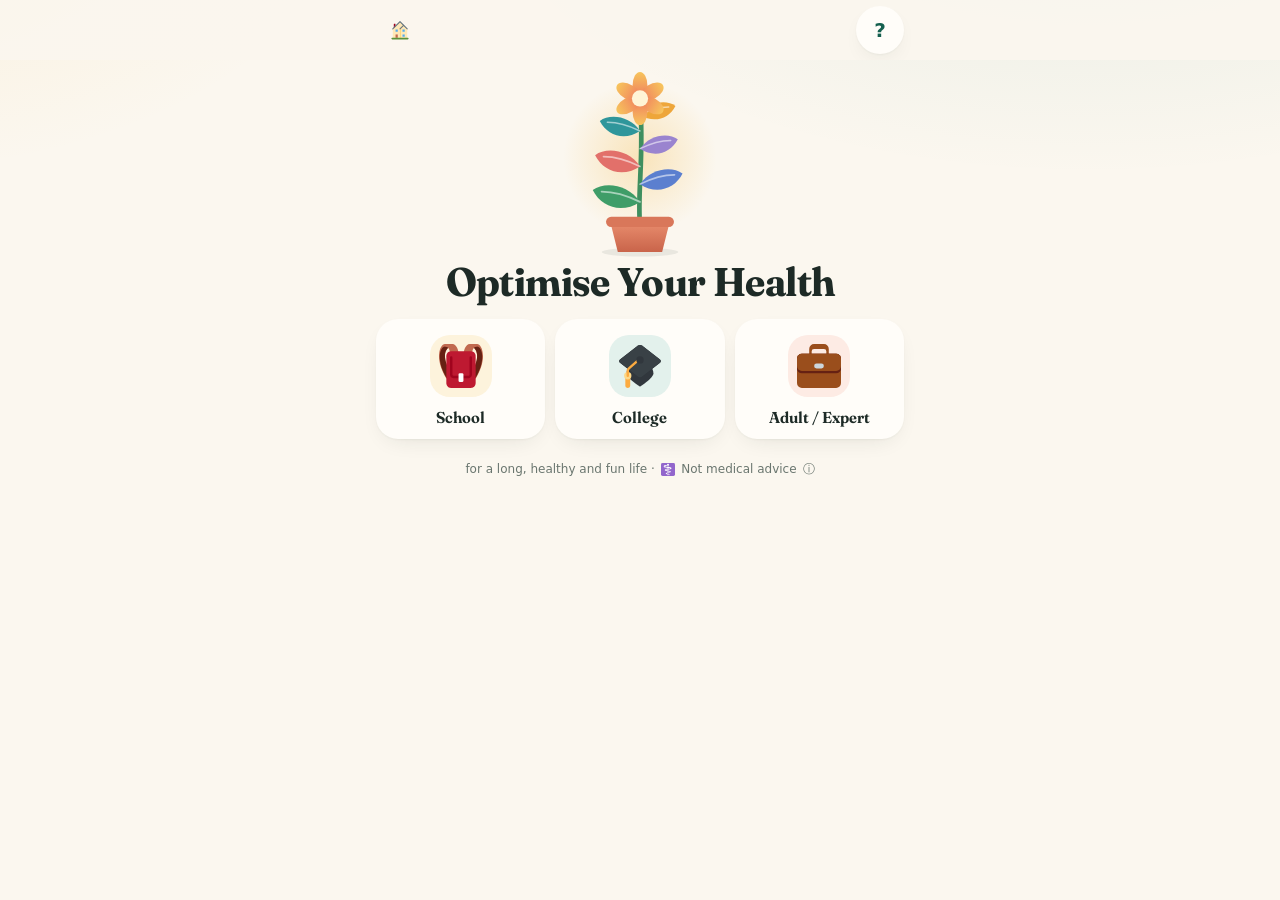
<file: games/optimise-your-health/index.html>
<!doctype html>
<html lang="en">
<head>
<meta charset="utf-8">
<meta name="viewport" content="width=device-width,initial-scale=1,viewport-fit=cover">
<meta name="color-scheme" content="light only">
<meta name="theme-color" content="#fbf7ef">
<!-- seo:start (generated by tools/seo.js) -->
<title>Optimise Your Health | For a long, healthy and fun life: educational game by Harpreet Raj Singh</title>
<meta name="description" content="Optimise Your Health is a free educational game by Harpreet Raj Singh: spend Time, Energy and Attention across six pillars of life at School, College or Adult level. Humorous Indian event cards, delayed consequences, sourced WHO and ICMR-NIN facts and gentle Ayurveda traditions. Educational, not medical advice. Works offline.">
<meta name="author" content="Harpreet Raj Singh">
<meta name="robots" content="index,follow,max-image-preview:large">
<link rel="canonical" href="https://harijim.github.io/hrs-games/games/optimise-your-health/">
<meta property="og:type" content="website">
<meta property="og:site_name" content="Harpreet Raj Singh Games">
<meta property="og:locale" content="en_IN">
<meta property="og:title" content="Optimise Your Health | For a long, healthy and fun life: educational game by Harpreet Raj Singh">
<meta property="og:description" content="Optimise Your Health is a free educational game by Harpreet Raj Singh: spend Time, Energy and Attention across six pillars of life at School, College or Adult level. Humorous Indian event cards, delayed consequences, sourced WHO and ICMR-NIN facts and gentle Ayurveda traditions. Educational, not medical advice. Works offline.">
<meta property="og:url" content="https://harijim.github.io/hrs-games/games/optimise-your-health/">
<meta property="og:image" content="https://harijim.github.io/hrs-games/assets/og/optimise-your-health-og-1200x630.jpg">
<meta property="og:image:type" content="image/jpeg">
<meta property="og:image:width" content="1200">
<meta property="og:image:height" content="630">
<meta property="og:image:alt" content="Optimise Your Health: balance six pillars of life at School, College or Adult level, an educational game by Harpreet Raj Singh">
<meta name="twitter:card" content="summary_large_image">
<meta name="twitter:title" content="Optimise Your Health | For a long, healthy and fun life: educational game by Harpreet Raj Singh">
<meta name="twitter:description" content="Optimise Your Health is a free educational game by Harpreet Raj Singh: spend Time, Energy and Attention across six pillars of life at School, College or Adult level. Humorous Indian event cards, delayed consequences, sourced WHO and ICMR-NIN facts and gentle Ayurveda traditions. Educational, not medical advice. Works offline.">
<meta name="twitter:image" content="https://harijim.github.io/hrs-games/assets/og/optimise-your-health-og-1200x630.jpg">
<meta name="twitter:image:alt" content="Optimise Your Health: balance six pillars of life at School, College or Adult level, an educational game by Harpreet Raj Singh">
<script type="application/ld+json">{"@context":"https://schema.org","@graph":[{"@type":["VideoGame","SoftwareApplication"],"@id":"https://harijim.github.io/hrs-games/games/optimise-your-health/#game","name":"Optimise Your Health","alternateName":"Optimise Your Health: for a long, healthy and fun life","url":"https://harijim.github.io/hrs-games/games/optimise-your-health/","description":"Optimise Your Health is a free educational game by Harpreet Raj Singh: spend Time, Energy and Attention across six pillars of life at School, College or Adult level. Humorous Indian event cards, delayed consequences, sourced WHO and ICMR-NIN facts and gentle Ayurveda traditions. Educational, not medical advice. Works offline.","image":"https://harijim.github.io/hrs-games/assets/og/optimise-your-health-og-1200x630.jpg","author":{"@id":"https://harijim.github.io/hrs-games/#harpreet-raj-singh"},"creator":{"@id":"https://harijim.github.io/hrs-games/#harpreet-raj-singh"},"publisher":{"@id":"https://harijim.github.io/hrs-games/#harpreet-raj-singh"},"genre":["Simulation","Card game","Educational"],"gamePlatform":["Web browser","Android","iOS (Add to Home Screen)"],"operatingSystem":"Any (web browser), Android","applicationCategory":"GameApplication","applicationSubCategory":"Educational strategy game","playMode":"SinglePlayer","inLanguage":"en","isAccessibleForFree":true,"educationalUse":"Edutainment","about":["Health","Well-being","SDG 3: Good Health and Well-being","Ayurveda","Healthy habits"],"keywords":"educational games, edutainment, Optimise Your Health, Harpreet Raj Singh","offers":{"@type":"Offer","price":"0","priceCurrency":"INR","availability":"https://schema.org/InStock"},"isPartOf":{"@id":"https://harijim.github.io/hrs-games/#website"},"version":"1","audience":[{"@type":"EducationalAudience","educationalRole":"student","audienceType":"School (ages 10–14)"},{"@type":"EducationalAudience","educationalRole":"student","audienceType":"College (ages 15–22)"},{"@type":"Audience","audienceType":"Adults"}]},{"@type":"Person","@id":"https://harijim.github.io/hrs-games/#harpreet-raj-singh","name":"Harpreet Raj Singh","email":"mailto:harpreetrajsingh1@gmail.com","url":"https://harijim.github.io/hrs-games/about.html"},{"@type":"BreadcrumbList","itemListElement":[{"@type":"ListItem","position":1,"name":"Harpreet Raj Singh Games","item":"https://harijim.github.io/hrs-games/"},{"@type":"ListItem","position":2,"name":"Optimise Your Health","item":"https://harijim.github.io/hrs-games/games/optimise-your-health/"}]}]}</script>
<!-- seo:end -->
<!-- ios:start (generated by tools/build.js) -->
<meta name="mobile-web-app-capable" content="yes">
<meta name="apple-mobile-web-app-capable" content="yes">
<meta name="apple-mobile-web-app-status-bar-style" content="default">
<meta name="apple-mobile-web-app-title" content="HRS Games">
<meta name="format-detection" content="telephone=no">
<link rel="apple-touch-icon" sizes="180x180" href="../../assets/icons/apple-touch-icon-180.png">
<link rel="apple-touch-startup-image" media="(device-width: 320px) and (device-height: 568px) and (-webkit-device-pixel-ratio: 2) and (orientation: portrait)" href="../../assets/splash/splash-640x1136.png">
<link rel="apple-touch-startup-image" media="(device-width: 375px) and (device-height: 667px) and (-webkit-device-pixel-ratio: 2) and (orientation: portrait)" href="../../assets/splash/splash-750x1334.png">
<link rel="apple-touch-startup-image" media="(device-width: 414px) and (device-height: 736px) and (-webkit-device-pixel-ratio: 3) and (orientation: portrait)" href="../../assets/splash/splash-1242x2208.png">
<link rel="apple-touch-startup-image" media="(device-width: 375px) and (device-height: 812px) and (-webkit-device-pixel-ratio: 3) and (orientation: portrait)" href="../../assets/splash/splash-1125x2436.png">
<link rel="apple-touch-startup-image" media="(device-width: 414px) and (device-height: 896px) and (-webkit-device-pixel-ratio: 2) and (orientation: portrait)" href="../../assets/splash/splash-828x1792.png">
<link rel="apple-touch-startup-image" media="(device-width: 414px) and (device-height: 896px) and (-webkit-device-pixel-ratio: 3) and (orientation: portrait)" href="../../assets/splash/splash-1242x2688.png">
<link rel="apple-touch-startup-image" media="(device-width: 390px) and (device-height: 844px) and (-webkit-device-pixel-ratio: 3) and (orientation: portrait)" href="../../assets/splash/splash-1170x2532.png">
<link rel="apple-touch-startup-image" media="(device-width: 428px) and (device-height: 926px) and (-webkit-device-pixel-ratio: 3) and (orientation: portrait)" href="../../assets/splash/splash-1284x2778.png">
<link rel="apple-touch-startup-image" media="(device-width: 393px) and (device-height: 852px) and (-webkit-device-pixel-ratio: 3) and (orientation: portrait)" href="../../assets/splash/splash-1179x2556.png">
<link rel="apple-touch-startup-image" media="(device-width: 430px) and (device-height: 932px) and (-webkit-device-pixel-ratio: 3) and (orientation: portrait)" href="../../assets/splash/splash-1290x2796.png">
<link rel="apple-touch-startup-image" media="(device-width: 402px) and (device-height: 874px) and (-webkit-device-pixel-ratio: 3) and (orientation: portrait)" href="../../assets/splash/splash-1206x2622.png">
<link rel="apple-touch-startup-image" media="(device-width: 440px) and (device-height: 956px) and (-webkit-device-pixel-ratio: 3) and (orientation: portrait)" href="../../assets/splash/splash-1320x2868.png">
<link rel="apple-touch-startup-image" media="(device-width: 768px) and (device-height: 1024px) and (-webkit-device-pixel-ratio: 2) and (orientation: portrait)" href="../../assets/splash/splash-1536x2048.png">
<link rel="apple-touch-startup-image" media="(device-width: 810px) and (device-height: 1080px) and (-webkit-device-pixel-ratio: 2) and (orientation: portrait)" href="../../assets/splash/splash-1620x2160.png">
<link rel="apple-touch-startup-image" media="(device-width: 820px) and (device-height: 1180px) and (-webkit-device-pixel-ratio: 2) and (orientation: portrait)" href="../../assets/splash/splash-1640x2360.png">
<link rel="apple-touch-startup-image" media="(device-width: 834px) and (device-height: 1194px) and (-webkit-device-pixel-ratio: 2) and (orientation: portrait)" href="../../assets/splash/splash-1668x2388.png">
<link rel="apple-touch-startup-image" media="(device-width: 1024px) and (device-height: 1366px) and (-webkit-device-pixel-ratio: 2) and (orientation: portrait)" href="../../assets/splash/splash-2048x2732.png">
<!-- ios:end -->
<link rel="manifest" href="../../manifest.webmanifest">
<link rel="icon" href="../../assets/icons/icon.svg" type="image/svg+xml">
<link rel="stylesheet" href="../../css/hrs-common.css">
<meta name="hrs-langs" content="en,hi,pa">
<script>window.HRS_GAMES=true /* inside HRS Games: the app owns language (game hides its picker, never writes hrs-lang) */</script>
<script src="../../js/capacitor.js"></script>
<script src="../../js/twemoji.min.js"></script>
<script src="../../js/hrs-common.js"></script>
<style>
@font-face{font-family:"OYH Display";src:url(../../assets/fonts/fraunces-display.woff2) format("woff2");font-weight:500 700;font-display:swap;unicode-range:U+0020-007E,U+00A0,U+00A9,U+00AE,U+00B7,U+00E9,U+2013-2014,U+2018-2019,U+201C-201D,U+2026,U+2122}
/* Optimise Your Health v3: visual-first. Botanical teal + sunrise coral on cream; one focus per screen; big visuals centre stage. */
:root{--bg:#fbf7ef;--bg2:#f3eee3;--card:#fffdf9;--ink:#1d2a26;--mut:#6a766f;--teal:#1f7f70;--teal-d:#15604f;--teal2:#e3f1ec;--coral:#ef7b5f;--coral-d:#c75a40;--coral2:#fdebe4;--sun:#f4b740;--sun2:#fdf3dc;--sky:#eef4fb;--sky-d:#3d6fb0;--red:#c4483a;--good:#257d5a;
 --sh:0 1px 2px rgba(29,42,38,.04),0 8px 24px -12px rgba(29,42,38,.16);--sh2:0 2px 6px rgba(29,42,38,.06),0 18px 40px -18px rgba(29,42,38,.26);
 --display:"OYH Display","Iowan Old Style","Palatino Linotype",Georgia,serif;--ui:system-ui,-apple-system,"Segoe UI",Roboto,"HRS Devanagari","HRS Gurmukhi","Noto Sans Devanagari","Noto Sans Gurmukhi",sans-serif;
 --r:22px;--s:var(--hrs-scale,1);--dockH:0px;--ease:cubic-bezier(.2,.8,.2,1);--spring:cubic-bezier(.34,1.56,.64,1)}
*{box-sizing:border-box}
html{background:var(--bg)}
body{margin:0;background:radial-gradient(900px 480px at 85% -160px,rgba(31,127,112,.10),transparent 70%),radial-gradient(700px 420px at -10% -120px,rgba(244,183,64,.12),transparent 70%),var(--bg);color:var(--ink);font:400 calc(15px*var(--s))/1.5 var(--ui);min-height:100vh;min-height:100dvh;padding-bottom:calc(var(--dockH) + 12px + env(safe-area-inset-bottom,0px));-webkit-tap-highlight-color:transparent}
html:lang(hi) body{font-family:"HRS Devanagari","Noto Sans Devanagari",var(--ui);line-height:1.6}
html:lang(pa) body{font-family:"HRS Gurmukhi","Noto Sans Gurmukhi",var(--ui);line-height:1.6}
html:lang(hi) h1,html:lang(hi) h2,html:lang(pa) h1,html:lang(pa) h2,html:lang(hi) .sub,html:lang(pa) .sub,html:lang(hi) .mode b,html:lang(pa) .mode b{font-family:inherit!important;font-style:normal!important;letter-spacing:0!important}
button{font:inherit;color:inherit}
a{color:var(--teal)}
img.emoji{height:1.1em;width:1.1em;margin:0 .05em;vertical-align:-.18em}
[hidden]{display:none!important}
.sr{position:absolute!important;width:1px;height:1px;overflow:hidden;clip:rect(0 0 0 0);clip-path:inset(50%);white-space:nowrap}
.mut{color:var(--mut)}
.small{font-size:.9em}
.tiny{font-size:.76em}
.center{text-align:center}
:focus-visible{outline:3px solid rgba(31,127,112,.55);outline-offset:2px}
#app{max-width:560px;margin:0 auto;padding:0 16px}
/* top bar with progress ribbon */
header.bar{position:sticky;top:0;z-index:20;display:flex;align-items:center;gap:6px;padding:calc(6px + env(safe-area-inset-top,0px)) 0 6px;background:rgba(251,247,239,.9);box-shadow:0 0 0 100vmax rgba(251,247,239,.9);clip-path:inset(0 -100vmax)}
.ib{display:inline-flex;align-items:center;justify-content:center;min-width:48px;min-height:48px;border-radius:50%;border:0;background:transparent;cursor:pointer;text-decoration:none;font-size:19px;color:var(--ink);transition:background .2s,transform .2s var(--spring)}
.ib:hover{background:rgba(29,42,38,.05)}
.ib:active{transform:scale(.9)}
.bar .sp{flex:1}
main{padding:4px 0 20px}
section h1{font:700 calc(32px*var(--s))/1.08 var(--display);letter-spacing:-.015em;margin:2px 0 4px;text-align:center}
/* ===== plant ===== */
.plant{display:block;overflow:visible}
.plant .grow{transform-origin:50px 108px;transform:scale(var(--g,.8));transition:transform 1.1s var(--spring)}
.plant .sway{transform-origin:50px 108px;animation:sway 6s ease-in-out infinite}
@keyframes sway{0%,100%{transform:rotate(-1.6deg)}50%{transform:rotate(1.6deg)}}
.plant .lf{transform:scale(var(--s,.6));transition:transform .9s var(--spring) .1s}
.plant .lf:nth-of-type(2n){transition-delay:.18s}
.plant .flower{transform-origin:50px 22px;transform:scale(0) rotate(-40deg);transition:transform 1s var(--spring) .35s}
.plant.bloom .flower{transform:scale(1) rotate(0)}
.plant .bud{transform-origin:50px 23px;transform:scale(0);transition:transform .7s var(--spring) .2s}
.plant.budding .bud{transform:scale(1)}
.plant.wilt .sway{animation-duration:9s}
.plant.wilt .stem{stroke:#8aa37a}
/* ===== title ===== */
#scr-title{text-align:center;padding-top:2px}
.hero{width:150px;height:192px;margin:0 auto -2px;position:relative}
.hero::before{content:"";position:absolute;inset:18px -10px 26px;border-radius:50%;background:radial-gradient(circle,rgba(244,183,64,.3),rgba(244,183,64,0) 68%);animation:glow 5s ease-in-out infinite}
@keyframes glow{50%{transform:scale(1.08);opacity:.75}}
.hero .plant{position:relative;width:100%;height:100%}
.sub{margin:0 0 12px;color:var(--coral-d);font:500 calc(17px*var(--s))/1.3 var(--display);font-style:italic}
.cta{position:relative;overflow:hidden;display:flex;align-items:center;justify-content:center;gap:8px;width:100%;min-height:56px;padding:12px 20px;border:0;border-radius:999px;background:linear-gradient(135deg,#23907e,#16695a);color:#fff;font-weight:750;font-size:1.06em;letter-spacing:.01em;box-shadow:0 10px 24px -10px rgba(21,96,79,.7);cursor:pointer;transition:transform .18s var(--spring),box-shadow .2s,filter .2s,opacity .2s}
.cta:hover:not([disabled]){filter:brightness(1.06);transform:translateY(-1px)}
.cta:active:not([disabled]){transform:scale(.97)}
.cta::after{content:"";position:absolute;inset:0;background:linear-gradient(110deg,transparent 30%,rgba(255,255,255,.28) 50%,transparent 70%);transform:translateX(-120%);animation:shine 4.5s ease-in-out infinite 1.5s}
@keyframes shine{0%,70%{transform:translateX(-120%)}100%{transform:translateX(120%)}}
.cta[disabled]{background:#d9ddd6;color:#5d6862;box-shadow:none;cursor:default}
.cta[disabled]::after{display:none}
.cta.green{background:linear-gradient(135deg,#f08a68,#d9603f);box-shadow:0 10px 24px -10px rgba(199,90,64,.7)}
.cta.cont{margin:0 0 16px}
.ghost{min-height:52px;padding:10px 18px;border-radius:999px;border:1.5px solid rgba(31,127,112,.28);background:transparent;color:var(--teal-d);font-weight:700;cursor:pointer;transition:background .2s,transform .2s var(--spring)}
.ghost:hover{background:var(--teal2)}
.ghost:active{transform:scale(.96)}
.langs{display:inline-flex;gap:2px;padding:3px;margin:0 auto 2px;border-radius:999px;background:var(--bg2)}
.lang{border:0;background:none;border-radius:999px;padding:6px 14px;min-height:48px;font-weight:650;cursor:pointer;color:var(--mut)}
.lang[aria-checked="true"]{background:#fff;color:var(--teal-d);box-shadow:var(--sh)}
.modes{display:grid;grid-template-columns:repeat(3,1fr);gap:10px}
.mode{position:relative;display:flex;flex-direction:column;align-items:center;gap:2px;min-height:150px;padding:16px 6px 12px;border-radius:var(--r);border:0;background:var(--card);box-shadow:var(--sh);cursor:pointer;transition:transform .25s var(--spring),box-shadow .25s;animation:rise .5s var(--ease) both}
.mode:nth-child(2){animation-delay:.06s}
.mode:nth-child(3){animation-delay:.12s}
.mode:hover{transform:translateY(-4px);box-shadow:var(--sh2)}
.mode:active{transform:scale(.96)}
.me{display:grid;place-items:center;width:62px;height:62px;border-radius:20px;background:var(--sun2);font-size:32px;margin-bottom:6px;transition:transform .3s var(--spring)}
.mode:hover .me{transform:rotate(-8deg) scale(1.1)}
.mode:nth-child(2) .me{background:var(--teal2)}
.mode:nth-child(3) .me{background:var(--coral2)}
.mode b{font:650 calc(16px*var(--s))/1.15 var(--display)}
.mb{margin-top:3px;font-size:.74em;font-weight:800;color:var(--good);background:var(--teal2);border-radius:999px;padding:1px 8px}
.mode.last::after{content:"";position:absolute;top:10px;right:10px;width:8px;height:8px;border-radius:50%;background:var(--teal)}
.link{margin:12px auto 0;display:block;background:none;border:0;color:var(--teal);font-weight:700;cursor:pointer;min-height:48px;padding:0 12px}
details.disc{margin:6px auto;max-width:440px;font-size:.8em;color:var(--mut);text-align:center}
details.disc summary{cursor:pointer;list-style:none;min-height:48px;display:inline-flex;align-items:center;gap:6px}
details.disc summary::-webkit-details-marker{display:none}
details.disc p{margin:4px 0 8px}
.hrs-links{display:flex;flex-wrap:wrap;justify-content:center;gap:2px 16px;margin:2px 0;font-size:.82em}
.hrs-links a{text-decoration:none;font-weight:600;padding:8px 2px;min-height:44px;display:inline-flex;align-items:center;color:var(--mut)}
.credit{font-size:.72em;color:var(--mut);text-align:center;margin:2px 0 0;opacity:.85}
@keyframes rise{from{opacity:0;transform:translateY(10px)}}
@keyframes pop{0%{transform:scale(.4)}60%{transform:scale(1.2)}100%{transform:scale(1)}}
@keyframes bounce{from{transform:scale(.3) rotate(-12deg);opacity:0}}
@keyframes shake{25%{transform:translateX(-6px)}75%{transform:translateX(6px)}}
.up{color:var(--good)}
.dn{color:var(--red)}
@keyframes ghost{50%{opacity:.35}}
#stage.enter>*{animation:rise .3s var(--ease) both}
#stage.enter>*:nth-child(2){animation-delay:.04s}
#stage.enter>*:nth-child(3){animation-delay:.08s}
#stage.enter>*:nth-child(n+4){animation-delay:.12s}
/* tokens & effect chips (visual{display:flex;flex-wrap:wrap;gap:4px;align-items:center}
.pd,.ad{display:inline-flex;align-items:center;gap:1px;padding:1px 7px 1px 4px;border-radius:999px;font-size:.78em;font-weight:800;background:color-mix(in srgb,var(--c,#888) 14%,#fff)}
.pd i,.ad i{font-style:normal}
.pd.dn{background:#fbe9e5}
.ad{background:var(--bg2)}
.ad.up b{color:var(--good)}
.ad.dn b{color:var(--red)}
.pd.up b{color:var(--good)}
.pd.dn b{color:var(--red)}
.ad.later{background:#efebf9}
/* tap-to-reveal chips */
.tipsw{margin:0 0 10px}
.tips{display:flex;flex-wrap:wrap;justify-content:center;gap:8px}
.tchip{display:inline-flex;align-items:center;justify-content:center;gap:2px;min-width:48px;height:48px;padding:0 10px;border-radius:999px;border:0;background:var(--card);box-shadow:var(--sh);font-size:20px;cursor:pointer;transition:transform .2s var(--spring),box-shadow .2s}
.tchip small{font-size:.6em;font-weight:800;color:var(--mut)}
.tchip:hover{transform:translateY(-2px)}
.tchip:active{transform:scale(.92)}
.tchip[aria-expanded="true"]{box-shadow:0 0 0 2.5px var(--c,var(--teal)),var(--sh2)}
.tipbub{margin:10px auto 0;max-width:440px;padding:10px 14px;border-radius:16px;background:var(--sun2);font-size:.88em;text-align:center;animation:rise .25s var(--ease)}
@keyframes float{50%{transform:translate(12px,-10px) scale(1.06)}}
@keyframes hero{from{transform:scale(.4) translateY(30px) rotate(-10deg);opacity:0}}
@keyframes nudge{50%{transform:translateX(5px)}}
@keyframes spend{0%{transform:scale(1.7);background:var(--sun)}100%{transform:scale(1)}}
@keyframes joy{0%{transform:scale(.9)}55%{transform:scale(1.06)}100%{transform:scale(1)}}
@keyframes fade{from{opacity:.4}}
.trad{position:absolute;top:6px;left:8px;font-size:12px}
.floaty{position:absolute;z-index:40;pointer-events:none;font-weight:800;font-size:16px;color:var(--good);animation:floatUp .95s var(--ease) forwards}
@keyframes floatUp{0%{opacity:0;transform:translateY(6px) scale(.7)}25%{opacity:1;transform:translateY(-8px) scale(1.15)}100%{opacity:0;transform:translateY(-44px) scale(1)}}
/* dock: basket + single primary action */
#dock{position:fixed;left:0;right:0;bottom:0;z-index:15;padding:12px 16px calc(10px + env(safe-area-inset-bottom,0px));background:var(--bg);box-shadow:0 -1px 0 rgba(29,42,38,.07),0 -10px 24px rgba(29,42,38,.05)}
#dock:empty{display:none}
#dock{pointer-events:auto}
#dock>*{max-width:528px;margin:0 auto;pointer-events:auto}
#dock>.cta{animation:rise .3s var(--ease)}
.fact{display:flex;gap:12px;align-items:flex-start;margin:0 0 12px;padding:14px;border-radius:22px;background:var(--sky)}
.fact.trad{background:#ecf5ee}
.fi{flex:none;display:grid;place-items:center;width:46px;height:46px;border-radius:16px;background:#fff;font-size:24px;box-shadow:var(--sh)}
.fb{min-width:0}
.fb p{margin:6px 0 8px;font-size:.92em;line-height:1.45}
.lbl{display:inline-block;font-size:.7em;font-weight:800;padding:2px 9px;border-radius:999px;background:#fff;color:var(--sky-d)}
.fact.trad .lbl{color:var(--good)}
.srcchip{display:inline-flex;align-items:center;gap:4px;max-width:100%;min-height:48px;padding:6px 12px;border-radius:16px;background:rgba(255,255,255,.75);font-size:.74em;line-height:1.3;font-weight:650;color:#46524c;text-decoration:none;white-space:normal;box-sizing:border-box}
.srcchip:hover{background:#fff}
/* ===== end ===== */
#scr-end .tag{margin:4px 0 0;font-size:.74em;font-weight:800;letter-spacing:.08em;text-transform:uppercase;color:var(--coral-d)}
html:lang(hi) #scr-end .tag,html:lang(pa) #scr-end .tag{letter-spacing:0;text-transform:none}
.end-hero{position:relative;display:flex;align-items:flex-end;justify-content:center;gap:2px;margin:2px auto 0}
.end-hero .plant{width:150px;height:194px;animation:growIn 1.4s var(--spring) both}
@keyframes growIn{from{transform:scale(.2) translateY(30px);opacity:0}}
.score-ring{position:relative;width:150px;height:150px;margin:0 0 10px}
.score-ring svg{width:100%;height:100%;transform:rotate(-90deg)}
.score-ring .rt{fill:none;stroke:rgba(29,42,38,.07);stroke-width:9}
.score-ring .rv{fill:none;stroke:var(--teal);stroke-width:9;stroke-linecap:round;animation:draw 1.3s var(--ease)}
@keyframes draw{from{stroke-dasharray:0 400}}
.sv{position:absolute;inset:0;display:flex;flex-direction:column;align-items:center;justify-content:center}
.sv b{font:700 50px/1 var(--display)}
.sv small{font-size:.8em;color:var(--mut);font-weight:700}
.grade{white-space:nowrap;position:absolute;right:-6px;bottom:6px;padding:5px 12px;border-radius:999px;background:linear-gradient(135deg,#f08a68,#d9603f);color:#fff;font-weight:800;box-shadow:var(--sh2);animation:bounce .7s var(--spring) both 1s}
.etitle{font-size:calc(25px*var(--s))!important;animation:rise .6s var(--ease) both .3s}
.echips{display:flex;flex-wrap:wrap;justify-content:center;gap:6px;margin:6px 0 14px}
.chip{display:inline-flex;align-items:center;gap:4px;padding:5px 12px;border-radius:999px;background:var(--card);box-shadow:var(--sh);font-size:.84em;font-weight:700}
.chip.nb{background:var(--coral2);color:var(--coral-d)}
.chip.arch{background:var(--teal2);color:var(--teal-d)}
.card{background:var(--card);border-radius:var(--r);box-shadow:var(--sh);padding:14px 16px;margin:0 0 12px;animation:rise .5s var(--ease) both .4s}
.card h2{font:650 calc(16px*var(--s))/1.25 var(--display);margin:0 0 10px;display:inline-flex;gap:6px;align-items:center}
.card h2 small{font:800 .7em/1 var(--ui);padding:3px 7px;border-radius:999px;background:var(--bg2);color:var(--mut)}
.card ul{margin:0;padding-left:20px}
.card li{margin:6px 0}
.radar{position:relative;width:100%;max-width:290px;margin:0 auto;aspect-ratio:1}
.radar svg{width:100%;height:100%;display:block}
.radar .rg{fill:none;stroke:rgba(29,42,38,.08);stroke-width:1}
.radar .rs{fill:rgba(31,127,112,.16);stroke:var(--teal);stroke-width:2.2;stroke-linejoin:round;transform-origin:110px 110px;animation:growIn 1s var(--spring) both .5s}
.rl{position:absolute;transform:translate(-50%,-50%);display:flex;flex-direction:column;align-items:center;font-size:18px;line-height:1}
.rl b{font:800 11px/1 var(--ui);margin-top:2px;padding:1px 5px;border-radius:999px;background:color-mix(in srgb,var(--c) 16%,#fff)}
.subs{display:flex;justify-content:space-around;margin-top:8px}
.subs span{display:flex;flex-direction:column;align-items:center;gap:1px}
.subs i{font-style:normal;font-size:20px}
.subs b{font-size:1.1em}
.subs small{font-size:.7em;color:var(--mut);font-weight:650}
.helped .tchip{height:56px;padding:0 14px;font-size:24px}
.empty{display:flex;flex-direction:column;align-items:center;gap:4px;padding:4px 0;color:var(--mut);font-size:.88em}
.empty .ei{font-size:40px;animation:sway 4s ease-in-out infinite}
.empty p{margin:0}
details.more{padding:6px 16px}
details.more summary{cursor:pointer;list-style:none;min-height:48px;display:flex;align-items:center}
details.more summary::-webkit-details-marker{display:none}
details.more summary::after{content:"▾";margin-left:auto;color:var(--teal);font-weight:800}
details.more[open] summary::after{content:"▴"}
details.more h2{margin:0}
details.more .fact{margin-top:8px}
.endbtns{display:grid;grid-template-columns:1.4fr 1fr;gap:10px;margin:14px 0 6px}
/* ===== sheet ===== */
.sheet{position:fixed;inset:0;z-index:50;display:flex;align-items:flex-end;justify-content:center;background:rgba(29,42,38,.36)}
.sheet.hidden{display:none}
#sheetCard{width:100%;max-width:560px;max-height:88vh;max-height:88dvh;overflow:auto;background:var(--bg);border-radius:28px 28px 0 0;padding:18px 18px calc(20px + env(safe-area-inset-bottom,0px));box-shadow:var(--sh2);animation:up .35s var(--spring)}
@keyframes up{from{transform:translateY(40px);opacity:0}}
@keyframes upc{from{transform:translate(-50%,30px);opacity:0}}
@media (min-width:640px){.sheet{align-items:center;padding:20px}
#sheetCard{border-radius:28px}}
.sh{display:flex;align-items:center;justify-content:space-between;gap:10px;margin-bottom:10px}
.sh h2{font:700 calc(22px*var(--s))/1.2 var(--display);margin:0}
.x{flex:none;border:0;background:#fff;border-radius:999px;min-width:48px;min-height:48px;font-weight:700;cursor:pointer;box-shadow:var(--sh)}
.panel{background:var(--card);border-radius:18px;padding:12px 16px;margin:0 0 10px}
.panel h3{margin:0 0 6px;font-size:.98em;display:inline}
.panel>h3{display:block}
.panel p{margin:6px 0}
.panel ul{margin:6px 0;padding-left:20px}
.panel li{margin:3px 0}
.panel summary{cursor:pointer;font-weight:700;min-height:48px;display:flex;align-items:center}
.warn{padding:10px 12px;border-radius:14px;background:var(--sun2)}
.gloss dt{font-weight:700;margin-top:8px}
.gloss dd{margin:2px 0 0 0;color:#4d5953}
.srcs{font-size:.84em}
.srcs a{word-break:break-word}
#toast{position:fixed;left:50%;top:calc(8px + env(safe-area-inset-top,0px));transform:translate(-50%,-14px);opacity:0;pointer-events:none;z-index:60;max-width:min(calc(100vw - 132px),480px);background:var(--ink);color:#fff;padding:7px 14px;border-radius:18px;box-shadow:var(--sh2);font-weight:650;font-size:.82em;line-height:1.25;text-align:center;transition:opacity .25s,transform .3s var(--spring)}
.confetti{position:fixed;left:50%;top:30%;width:0;height:0;z-index:70;pointer-events:none}
.confetti i{position:absolute;width:9px;height:9px;border-radius:50% 50% 50% 0;background:var(--c);animation:boom 1.7s cubic-bezier(.2,.7,.3,1) var(--d) forwards;opacity:0}
.confetti i:nth-child(3n){border-radius:2px;width:7px;height:12px}
@keyframes boom{0%{opacity:1;transform:translate(0,0) rotate(0)}100%{opacity:0;transform:translate(var(--x),var(--y)) rotate(var(--r))}}
/* motion off: test mode,OS setting,or HRS app setting */
html.fast *,html.fast *::before,html.fast *::after,html[data-reduce-motion] *,html[data-reduce-motion] *::before,html[data-reduce-motion] *::after{animation:none!important;transition:none!important}
@media (prefers-reduced-motion:reduce){*,*::before,*::after{animation:none!important;transition:none!important}}
@media (max-width:359px){.modes{grid-template-columns:1fr}
.mode{min-height:0}}
@media (min-width:760px){#app{max-width:760px}
#dock>*{max-width:728px}
section h1{font-size:calc(40px*var(--s))}
.end-hero .plant{width:180px;height:232px}
.score-ring{width:176px;height:176px}}
/* ===== v4: one thing + one action per screen. Same palette; depth stays in the engine. ===== */
html #app{max-width:560px}
.bar{gap:8px}
#wk{flex:1;height:6px;margin:0 6px;border-radius:9px;background:rgba(29,42,38,.1);overflow:hidden}
#wk i{display:block;height:100%;border-radius:9px;background:linear-gradient(90deg,var(--teal),var(--sun));transition:width .6s var(--ease)}
#wk:not([hidden])+.sp{display:none}
.plantb{display:inline-flex;align-items:center;justify-content:center;width:48px;height:48px;padding:0;border:0;border-radius:50%;background:var(--card);box-shadow:var(--sh);cursor:pointer}
.plantb .plant{width:34px;height:44px}
#stage{display:flex;flex-direction:column;gap:14px;padding-top:4px}
/* title */
#scr-title{text-align:center}
#scr-title h1{margin:4px 0 16px}
.mode{min-height:118px;justify-content:center;gap:6px}
.mode .me{font-size:40px;line-height:1}.mode .me img.emoji{width:44px;height:44px}
.mode b{font-size:1.05em}
.mode .mb{position:absolute;top:8px;right:8px;font-size:.72em;font-weight:700;color:var(--mut)}
.cont{margin:0 0 12px}
.tline{margin:14px auto 0}
.tline summary::first-letter{text-transform:uppercase}
/* event */
.scene{position:relative;display:grid;place-items:center;width:100%;height:clamp(170px,34vh,330px);padding:0;border:0;border-radius:30px;overflow:hidden;cursor:pointer;background:radial-gradient(120% 90% at 30% 20%,#fff6dd,transparent 60%),radial-gradient(90% 90% at 85% 90%,#dcefe8,transparent 60%),var(--card);box-shadow:var(--sh2)}
.scene .ee{font-size:clamp(96px,17vh,150px);line-height:1;animation:hero .6s var(--spring) both}
.scene .ee img.emoji{width:clamp(110px,18vh,160px);height:clamp(110px,18vh,160px)}
.scene .orb{position:absolute;border-radius:50%;filter:blur(2px);opacity:.55}
.scene .o1{width:90px;height:90px;left:-20px;top:-20px;background:rgba(244,183,64,.35)}
.scene .o2{width:120px;height:120px;right:-30px;bottom:-40px;background:rgba(31,127,112,.18)}
.scene .story{position:absolute;left:10px;right:10px;bottom:10px;padding:12px 14px;border-radius:18px;background:rgba(255,253,249,.97);box-shadow:var(--sh);font-size:.92em;line-height:1.45;text-align:left;animation:rise .25s var(--ease)}
.ev{display:flex;flex-direction:column;gap:14px}
.ev h2{margin:0;text-align:center;font:700 calc(25px*var(--s))/1.2 var(--display)}
.choices{display:flex;flex-direction:column;gap:10px}
.choice{position:relative;display:flex;align-items:center;justify-content:center;min-height:62px;padding:10px 56px;border:2px solid transparent;border-radius:20px;background:var(--card);box-shadow:var(--sh);font-size:1.06em;font-weight:720;line-height:1.25;cursor:pointer;transition:transform .15s var(--ease),background .2s,opacity .25s}
.choice:hover{border-color:rgba(31,127,112,.25)}
.choice:active{transform:scale(.98)}
.choice[disabled]{opacity:.42;cursor:default}
.choice .cost{position:absolute;right:12px;top:50%;transform:translateY(-50%);padding:2px 8px;border-radius:99px;background:var(--bg2);color:var(--mut);font-size:.74em;font-weight:700}
.choice.picked{background:var(--teal);color:#fff}
.choice.picked .cost{background:rgba(255,255,255,.2);color:#fff}
.choice.away{opacity:.2}
.reveal{position:absolute;left:10px;right:10px;bottom:10px;display:flex;flex-wrap:wrap;justify-content:center;gap:8px;padding:12px;border-radius:20px;background:rgba(255,253,249,.97);box-shadow:var(--sh2);animation:rise .3s var(--spring)}
.reveal .pd,.reveal .ad{font-size:1.15em}
.hint4{position:absolute;right:16px;bottom:-10px;font-size:28px;pointer-events:none;animation:tap4 1.3s ease-in-out infinite}
@keyframes tap4{0%,100%{transform:translateY(0)}50%{transform:translateY(-8px)}}
/* plan */
.meter{display:flex;align-items:center;gap:10px;padding:12px 16px;border-radius:20px;background:var(--card);box-shadow:var(--sh)}
.meter .mi{font-size:26px;line-height:1}
.meter .seg{flex:1;display:flex;gap:3px}
.meter .seg i{flex:1;height:16px;border-radius:5px;background:rgba(29,42,38,.09);transition:background .3s,transform .3s var(--spring)}
.meter .seg i.on{background:linear-gradient(180deg,#f7c55c,#eea63a)}
.meter b{min-width:2ch;font:800 26px/1 var(--ui);text-align:right}
.grid4{display:grid;grid-template-columns:1fr 1fr;gap:12px}
.tile{position:relative;display:flex;flex-direction:column;align-items:center;justify-content:center;gap:6px;min-height:clamp(118px,20vh,176px);padding:12px 8px;border:2px solid transparent;border-radius:24px;background:var(--card);box-shadow:var(--sh);cursor:pointer;transition:transform .15s var(--ease),background .2s,border-color .2s,opacity .2s}
.tile:hover{border-color:rgba(31,127,112,.22)}
.tile:active{transform:scale(.97)}
.tile .te{font-size:48px;line-height:1}.tile .te img.emoji{width:54px;height:54px;margin:0}
.tile b{font-weight:740;line-height:1.2;text-align:center}
.tile .dots{display:flex;gap:4px;min-height:8px}.tile .dots i{width:8px;height:8px;border-radius:50%;background:#eea63a}
.tile .tick{position:absolute;top:10px;right:10px;width:26px;height:26px;border-radius:50%;background:var(--teal);color:#fff;font-size:15px;font-weight:800;line-height:26px;text-align:center;transform:scale(0);transition:transform .25s var(--spring)}
.tile.on{background:var(--teal2);border-color:var(--teal)}
.tile.on .tick{transform:scale(1)}
.tile[aria-disabled=true]{opacity:.4}
.tile.nope{animation:shake .35s}
.morebtn{align-self:center;display:inline-flex;align-items:center;gap:8px}
.badge{display:inline-grid;place-items:center;min-width:22px;height:22px;padding:0 6px;border-radius:99px;background:var(--teal);color:#fff;font-size:.78em}
#sheetCard .grid4.all{grid-template-columns:repeat(3,1fr);gap:10px;margin:12px 0}
#sheetCard .tile{min-height:108px;border-radius:20px}
#sheetCard .tile .te{font-size:34px}#sheetCard .tile .te img.emoji{width:38px;height:38px}
#sheetCard .tile b{font-size:.86em}
.sheetcta{position:sticky;bottom:0}
/* result */
.rplant{width:min(240px,62vw);height:clamp(210px,38vh,330px);margin:0 auto}
.rplant .plant{width:100%;height:100%}
.rplant{position:relative}
.rplant::before{content:"";position:absolute;left:50%;top:8%;width:min(250px,66vw);aspect-ratio:1;transform:translateX(-50%);border-radius:50%;background:radial-gradient(circle,rgba(244,183,64,.24),transparent 66%);z-index:-1}
.bignum{display:flex;align-items:center;justify-content:center;gap:10px;margin-top:-8px}
.bignum b{font:700 64px/1 var(--display)}
.bignum em{padding:4px 12px;border-radius:99px;font-style:normal;font-weight:800;font-size:22px}
.bignum.up em{background:var(--teal2);color:var(--good)}.bignum.dn em{background:var(--coral2);color:var(--red)}
.bignum .stk{font-weight:800;color:var(--coral-d)}
.fline{margin:0;padding:10px 14px;border-radius:18px;background:var(--sky);text-align:center;font-size:1.02em;line-height:1.45}
.fline.trad{background:var(--teal2)}
.fline .src{display:inline-flex;align-items:center;min-height:48px;padding:0 6px;vertical-align:middle;font-size:.8em;font-weight:700;color:var(--sky-d)}
.quizc{align-self:center;min-height:48px;padding:8px 20px;border:0;border-radius:99px;background:var(--sun2);font-weight:760;cursor:pointer}
.quizc.done{cursor:default;background:var(--bg2);color:var(--mut)}
.qq{font-size:1.1em;font-weight:720;margin:6px 0 12px}
.qo{display:flex;flex-direction:column;gap:10px}
.qo button{min-height:54px;padding:10px 16px;border:0;border-radius:16px;background:var(--card);box-shadow:var(--sh);font-weight:650;text-align:left;cursor:pointer}
.qo button.ok{background:var(--teal2);color:var(--good)}.qo button.bad{background:var(--coral2);color:var(--red)}
.qr{font-weight:750;margin:12px 0}.qr.ok{color:var(--good)}.qr.bad{color:var(--red)}
.qhint{margin-top:10px;font-size:.9em;color:var(--mut)}.qhint summary{min-height:48px;display:inline-flex;align-items:center;cursor:pointer}
/* plant sheet */
.psheet{text-align:center}
.psheet .plant{width:120px;height:150px}
.psheet .wbn{font:700 42px/1 var(--display);margin:0 0 10px}
.prow{display:grid;grid-template-columns:28px 1fr 1.2fr 34px;align-items:center;gap:8px;min-height:36px;text-align:left}
.prow .pbar{height:10px;border-radius:9px;background:rgba(29,42,38,.08);overflow:hidden}.prow .pbar i{display:block;height:100%;border-radius:9px;background:var(--c)}
.prow b{text-align:right}
.psheet h3{margin:16px 0 6px;font-size:.95em;text-align:left}
/* report card */
.endbtns{display:grid;grid-template-columns:1fr 1fr;gap:10px;margin:18px 0}
#endMore{display:flex;flex-direction:column;gap:12px}
#endMore .echips{justify-content:center}
.nbx{position:absolute;left:-4px;top:4px;font-size:26px}
.etitle{text-align:center}
@media (prefers-reduced-motion: reduce){.hint4,.scene .ee,.reveal,.scene .story{animation:none!important}.tile,.choice,.meter .seg i,#wk i{transition:none!important}}
html.fast *{animation-duration:0s!important;transition-duration:0s!important}
@media (min-width:760px){.scene{height:clamp(200px,36vh,340px)}.choices{gap:12px}}
/* polish */
.bar #helpBtn{width:48px;height:48px;background:var(--card);box-shadow:var(--sh);color:var(--teal-d);font-weight:800;font-size:20px}
.scene{height:clamp(170px,40vh,360px)}
.rplant{height:clamp(210px,44vh,380px);width:min(270px,66vw)}
.tile .lack{font-size:14px;line-height:8px;filter:grayscale(.2)}
.end-hero{display:block;position:relative;width:min(340px,100%);height:clamp(250px,40vh,320px);margin:6px auto 0}
.end-hero .plant{position:absolute;left:0;top:0;width:auto;height:100%;aspect-ratio:100/130}
.end-hero .score-ring{position:absolute;right:0;bottom:4px;width:clamp(130px,20vh,160px);height:clamp(130px,20vh,160px);margin:0}
.etitle{margin:16px 0 4px}

</style>
</head>
<body>
<div id="app">
 <header class="bar">
  <a class="ib hrs-home" id="homeBtn" href="../../index.html" aria-label="Home: all games">🏠</a>
  <div id="wk" hidden></div><span class="sp" aria-hidden="true"></span>
  <button class="plantb" id="plantBtn" type="button" aria-haspopup="dialog" hidden></button>
  <button class="ib" id="helpBtn" type="button" aria-label="How to play">?</button>
 </header>
 <main id="main">
  <section id="scr-title" aria-live="off"></section>
  <section id="scr-play" hidden><div id="stage"></div></section>
  <section id="scr-end" hidden></section>
 </main>
</div>
<div id="dock"></div>
<div id="sheet" class="sheet hidden" role="dialog" aria-modal="true" aria-labelledby="helpT"><div id="sheetCard"></div></div>
<div id="toast" role="status" aria-live="polite"></div>
<noscript><p style="padding:20px;text-align:center">Optimise Your Health needs JavaScript to run.</p></noscript>
<script src="oyh-data.js"></script>
<script src="oyh-i18n.js"></script>
<script src="oyh-game.js"></script>
</body>
</html>
</file>
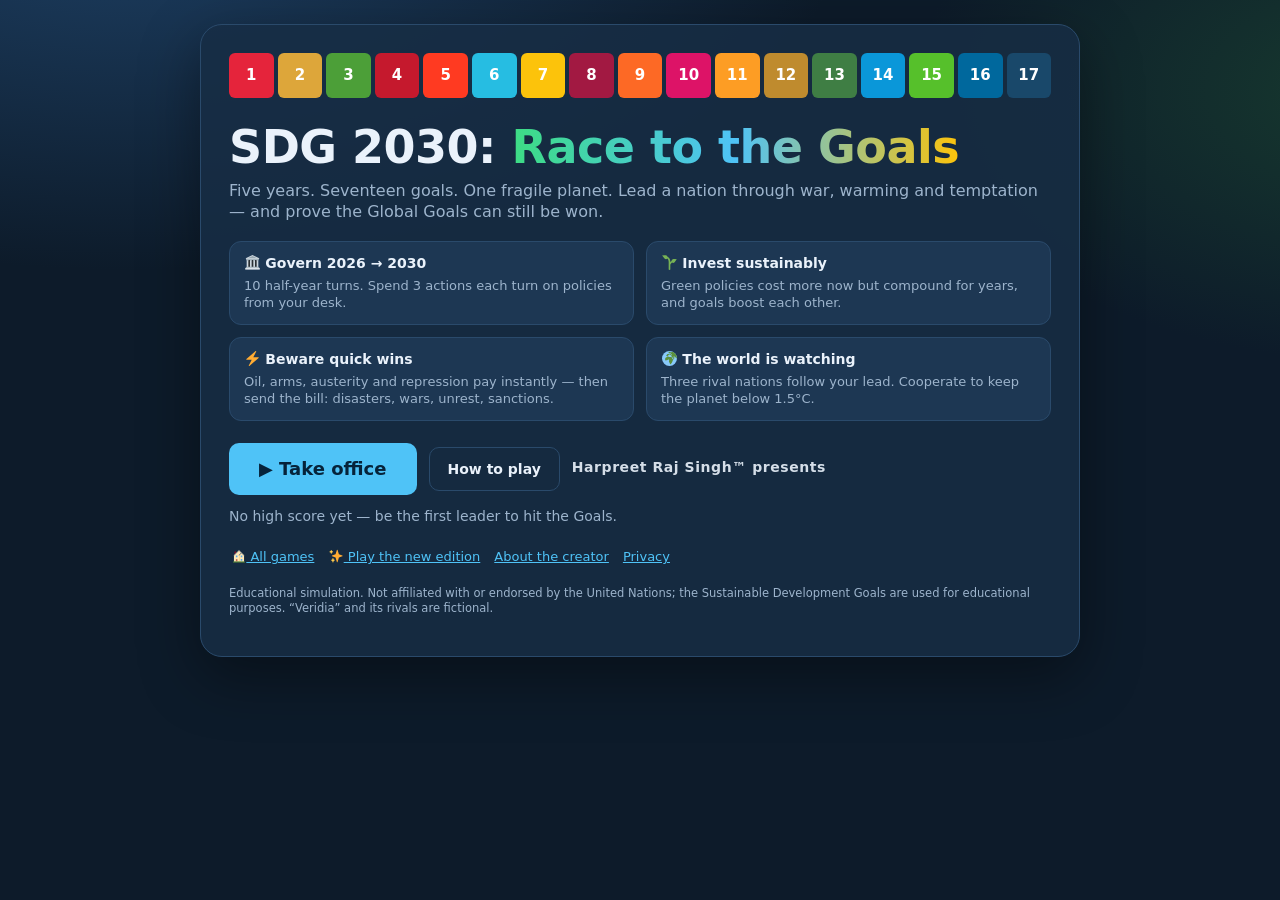
<file: games/sdg-2030-classic/index.html>
<!DOCTYPE html>
<html lang="en">
<head>
<meta charset="utf-8">
<meta name="viewport" content="width=device-width, initial-scale=1, viewport-fit=cover">
<meta name="theme-color" content="#0d1b2a">
<!-- seo:start (generated by tools/seo.js) -->
<title>SDG 2030: Race to the Goals (Classic edition) | Harpreet Raj Singh</title>
<meta name="description" content="The classic edition of SDG 2030, a free educational strategy game by Harpreet Raj Singh: lead a nation to 2030 and balance all 17 Sustainable Development Goals with real trade-offs.">
<meta name="author" content="Harpreet Raj Singh">
<meta name="robots" content="index,follow,max-image-preview:large">
<link rel="canonical" href="https://harijim.github.io/hrs-games/games/sdg-2030-classic/">
<meta property="og:type" content="website">
<meta property="og:site_name" content="Harpreet Raj Singh Games">
<meta property="og:locale" content="en_IN">
<meta property="og:title" content="SDG 2030: Race to the Goals (Classic edition) | Harpreet Raj Singh">
<meta property="og:description" content="The classic edition of SDG 2030, a free educational strategy game by Harpreet Raj Singh: lead a nation to 2030 and balance all 17 Sustainable Development Goals with real trade-offs.">
<meta property="og:url" content="https://harijim.github.io/hrs-games/games/sdg-2030-classic/">
<meta property="og:image" content="https://harijim.github.io/hrs-games/assets/og/sdg-2030-classic-og-1200x630.jpg">
<meta property="og:image:type" content="image/jpeg">
<meta property="og:image:width" content="1200">
<meta property="og:image:height" content="630">
<meta property="og:image:alt" content="SDG 2030: Race to the Goals (Classic edition) by Harpreet Raj Singh">
<meta name="twitter:card" content="summary_large_image">
<meta name="twitter:title" content="SDG 2030: Race to the Goals (Classic edition) | Harpreet Raj Singh">
<meta name="twitter:description" content="The classic edition of SDG 2030, a free educational strategy game by Harpreet Raj Singh: lead a nation to 2030 and balance all 17 Sustainable Development Goals with real trade-offs.">
<meta name="twitter:image" content="https://harijim.github.io/hrs-games/assets/og/sdg-2030-classic-og-1200x630.jpg">
<meta name="twitter:image:alt" content="SDG 2030: Race to the Goals (Classic edition) by Harpreet Raj Singh">
<script type="application/ld+json">{"@context":"https://schema.org","@graph":[{"@type":["VideoGame","SoftwareApplication"],"@id":"https://harijim.github.io/hrs-games/games/sdg-2030-classic/#game","name":"SDG 2030: Race to the Goals (Classic edition)","alternateName":"SDG 2030 Classic","url":"https://harijim.github.io/hrs-games/games/sdg-2030-classic/","description":"The classic edition of SDG 2030, a free educational strategy game by Harpreet Raj Singh: lead a nation to 2030 and balance all 17 Sustainable Development Goals with real trade-offs.","image":"https://harijim.github.io/hrs-games/assets/og/sdg-2030-classic-og-1200x630.jpg","author":{"@id":"https://harijim.github.io/hrs-games/#harpreet-raj-singh"},"creator":{"@id":"https://harijim.github.io/hrs-games/#harpreet-raj-singh"},"publisher":{"@id":"https://harijim.github.io/hrs-games/#harpreet-raj-singh"},"genre":["Strategy","Card game","Educational"],"gamePlatform":["Web browser","Android","iOS (Add to Home Screen)"],"operatingSystem":"Any (web browser), Android","applicationCategory":"GameApplication","applicationSubCategory":"Educational strategy game","playMode":"SinglePlayer","inLanguage":"en","isAccessibleForFree":true,"educationalUse":"Edutainment","about":["Sustainable Development Goals","Climate","Public policy"],"keywords":"educational games, edutainment, SDG 2030: Race to the Goals (Classic edition), Harpreet Raj Singh","offers":{"@type":"Offer","price":"0","priceCurrency":"INR","availability":"https://schema.org/InStock"},"isPartOf":{"@id":"https://harijim.github.io/hrs-games/#website"},"version":"1","exampleOfWork":{"@id":"https://harijim.github.io/hrs-games/games/sdg-2030/#game"}},{"@type":"Person","@id":"https://harijim.github.io/hrs-games/#harpreet-raj-singh","name":"Harpreet Raj Singh","email":"mailto:harpreetrajsingh1@gmail.com","url":"https://harijim.github.io/hrs-games/about.html"},{"@type":"BreadcrumbList","itemListElement":[{"@type":"ListItem","position":1,"name":"Harpreet Raj Singh Games","item":"https://harijim.github.io/hrs-games/"},{"@type":"ListItem","position":2,"name":"SDG 2030 (Classic edition)","item":"https://harijim.github.io/hrs-games/games/sdg-2030-classic/"}]}]}</script>
<!-- seo:end -->
<!-- ios:start (generated by tools/build.js) -->
<meta name="mobile-web-app-capable" content="yes">
<meta name="apple-mobile-web-app-capable" content="yes">
<meta name="apple-mobile-web-app-status-bar-style" content="default">
<meta name="apple-mobile-web-app-title" content="HRS Games">
<meta name="format-detection" content="telephone=no">
<link rel="apple-touch-icon" sizes="180x180" href="../../assets/icons/apple-touch-icon-180.png">
<link rel="apple-touch-startup-image" media="(device-width: 320px) and (device-height: 568px) and (-webkit-device-pixel-ratio: 2) and (orientation: portrait)" href="../../assets/splash/splash-640x1136.png">
<link rel="apple-touch-startup-image" media="(device-width: 375px) and (device-height: 667px) and (-webkit-device-pixel-ratio: 2) and (orientation: portrait)" href="../../assets/splash/splash-750x1334.png">
<link rel="apple-touch-startup-image" media="(device-width: 414px) and (device-height: 736px) and (-webkit-device-pixel-ratio: 3) and (orientation: portrait)" href="../../assets/splash/splash-1242x2208.png">
<link rel="apple-touch-startup-image" media="(device-width: 375px) and (device-height: 812px) and (-webkit-device-pixel-ratio: 3) and (orientation: portrait)" href="../../assets/splash/splash-1125x2436.png">
<link rel="apple-touch-startup-image" media="(device-width: 414px) and (device-height: 896px) and (-webkit-device-pixel-ratio: 2) and (orientation: portrait)" href="../../assets/splash/splash-828x1792.png">
<link rel="apple-touch-startup-image" media="(device-width: 414px) and (device-height: 896px) and (-webkit-device-pixel-ratio: 3) and (orientation: portrait)" href="../../assets/splash/splash-1242x2688.png">
<link rel="apple-touch-startup-image" media="(device-width: 390px) and (device-height: 844px) and (-webkit-device-pixel-ratio: 3) and (orientation: portrait)" href="../../assets/splash/splash-1170x2532.png">
<link rel="apple-touch-startup-image" media="(device-width: 428px) and (device-height: 926px) and (-webkit-device-pixel-ratio: 3) and (orientation: portrait)" href="../../assets/splash/splash-1284x2778.png">
<link rel="apple-touch-startup-image" media="(device-width: 393px) and (device-height: 852px) and (-webkit-device-pixel-ratio: 3) and (orientation: portrait)" href="../../assets/splash/splash-1179x2556.png">
<link rel="apple-touch-startup-image" media="(device-width: 430px) and (device-height: 932px) and (-webkit-device-pixel-ratio: 3) and (orientation: portrait)" href="../../assets/splash/splash-1290x2796.png">
<link rel="apple-touch-startup-image" media="(device-width: 402px) and (device-height: 874px) and (-webkit-device-pixel-ratio: 3) and (orientation: portrait)" href="../../assets/splash/splash-1206x2622.png">
<link rel="apple-touch-startup-image" media="(device-width: 440px) and (device-height: 956px) and (-webkit-device-pixel-ratio: 3) and (orientation: portrait)" href="../../assets/splash/splash-1320x2868.png">
<link rel="apple-touch-startup-image" media="(device-width: 768px) and (device-height: 1024px) and (-webkit-device-pixel-ratio: 2) and (orientation: portrait)" href="../../assets/splash/splash-1536x2048.png">
<link rel="apple-touch-startup-image" media="(device-width: 810px) and (device-height: 1080px) and (-webkit-device-pixel-ratio: 2) and (orientation: portrait)" href="../../assets/splash/splash-1620x2160.png">
<link rel="apple-touch-startup-image" media="(device-width: 820px) and (device-height: 1180px) and (-webkit-device-pixel-ratio: 2) and (orientation: portrait)" href="../../assets/splash/splash-1640x2360.png">
<link rel="apple-touch-startup-image" media="(device-width: 834px) and (device-height: 1194px) and (-webkit-device-pixel-ratio: 2) and (orientation: portrait)" href="../../assets/splash/splash-1668x2388.png">
<link rel="apple-touch-startup-image" media="(device-width: 1024px) and (device-height: 1366px) and (-webkit-device-pixel-ratio: 2) and (orientation: portrait)" href="../../assets/splash/splash-2048x2732.png">
<!-- ios:end -->
<link rel="icon" href="data:image/svg+xml,%3Csvg xmlns=%27http://www.w3.org/2000/svg%27 viewBox=%270 0 100 100%27%3E%3Ctext y=%27.9em%27 font-size=%2790%27%3E%F0%9F%8C%90%3C/text%3E%3C/svg%3E">
<link rel="manifest" href="../../manifest.webmanifest">
<link rel="stylesheet" href="../../css/hrs-common.css">
<script src="../../js/capacitor.js"></script>
<script src="../../js/twemoji.min.js"></script>
<script src="../../js/hrs-common.js"></script>
<style>
:root{--bg:#0d1b2a;--bg2:#13263b;--panel:#172d45;--panel2:#1d3753;--line:#2a4a6b;--ink:#eaf2fb;--mute:#9db4cc;--good:#3ddc84;--bad:#ff5d5d;--warn:#ffb547;--accent:#4fc3f7;--r:14px}
*{box-sizing:border-box}
html{background:#0d1b2a}html,body{margin:0;min-height:100%}
body{font-family:system-ui,-apple-system,"Segoe UI",Roboto,"Noto Sans",sans-serif,"Noto Color Emoji";background:radial-gradient(1200px 600px at 10% -10%,#1d3f63 0%,transparent 60%),radial-gradient(900px 500px at 110% 10%,#173b2f 0%,transparent 55%),var(--bg);background-attachment:fixed;color:var(--ink);font-size:14px;line-height:1.35}
button{font:inherit;cursor:pointer;border:0;border-radius:10px}
.btn{background:var(--accent);color:#06233a;font-weight:700;padding:10px 18px;transition:transform .12s,filter .12s}
.btn:hover{filter:brightness(1.1);transform:translateY(-1px)}
.btn:disabled{opacity:.45;cursor:not-allowed;transform:none}
.btn.ghost{background:transparent;color:var(--ink);border:1px solid var(--line)}
.btn.big{font-size:18px;padding:14px 30px}
.btn.good{background:var(--good);color:#04301a}.btn.bad{background:var(--bad);color:#3a0606}
.hidden{display:none!important}
/* ---------- title ---------- */
#title{min-height:100%;display:flex;align-items:center;justify-content:center;padding:24px}
.title-card{max-width:880px;width:100%;background:rgba(23,45,69,.85);border:1px solid var(--line);border-radius:22px;padding:28px;box-shadow:0 20px 60px rgba(0,0,0,.4)}
.mosaic{display:grid;grid-template-columns:repeat(17,1fr);gap:4px;margin-bottom:18px}
.mosaic span{aspect-ratio:1;border-radius:6px;display:flex;align-items:center;justify-content:center;font-weight:800;font-size:clamp(9px,1.6vw,15px);color:#fff;animation:pop .5s backwards}
@keyframes pop{from{transform:scale(.3);opacity:0}}
.title-card h1{font-size:clamp(28px,5vw,46px);margin:4px 0 2px;letter-spacing:-.5px}
.title-card h1 b{background:linear-gradient(90deg,#3ddc84,#4fc3f7,#fcc30b);-webkit-background-clip:text;background-clip:text;color:transparent}
.tag{color:var(--mute);font-size:16px;margin:0 0 18px}
.how{display:grid;grid-template-columns:repeat(2,1fr);gap:12px;margin:16px 0 22px}
.how div{background:var(--panel2);border:1px solid var(--line);border-radius:12px;padding:12px 14px}
.how h4{margin:0 0 4px;font-size:14px}
.how p{margin:0;color:var(--mute);font-size:13px}
.title-actions{display:flex;gap:12px;align-items:center;flex-wrap:wrap}
.best{color:var(--mute)}
/* ---------- game layout ---------- */
#game{max-width:1500px;margin:0 auto;padding:10px 12px 30px}
.topbar{display:flex;flex-wrap:wrap;align-items:center;gap:8px 14px;background:rgba(23,45,69,.9);border:1px solid var(--line);border-radius:var(--r);padding:10px 14px;position:sticky;top:6px;z-index:5;backdrop-filter:blur(6px)}
.brand{font-weight:800;font-size:16px;margin-right:4px;white-space:nowrap}
.brand small{display:block;font-weight:500;color:var(--mute);font-size:11px}
.stats{display:flex;flex-wrap:wrap;gap:6px;flex:1}
.stat{background:var(--panel2);border:1px solid var(--line);border-radius:10px;padding:5px 9px;min-width:84px;position:relative}
.stat .l{font-size:10.5px;color:var(--mute);text-transform:uppercase;letter-spacing:.4px}
.stat .v{font-weight:800;font-size:16px}
.stat .mini{height:4px;border-radius:3px;background:#0b1a2a;margin-top:3px;overflow:hidden}
.stat .mini i{display:block;height:100%;border-radius:3px;transition:width .5s}
.stat.danger{border-color:var(--bad);box-shadow:0 0 0 1px var(--bad) inset}
.ap{display:flex;gap:5px;align-items:center}
.ap i{width:14px;height:14px;border-radius:50%;background:var(--accent);box-shadow:0 0 8px var(--accent)}
.ap i.used{background:#2a4a6b;box-shadow:none}
.timeline{display:grid;grid-template-columns:repeat(10,1fr);gap:4px;margin:8px 2px}
.timeline div{height:20px;border-radius:6px;background:#1a3048;font-size:10px;color:var(--mute);display:flex;align-items:center;justify-content:center;position:relative;border:1px solid transparent}
.timeline div.done{background:#24496b;color:#cfe3f5}
.timeline div.now{background:var(--accent);color:#06233a;font-weight:800}
.timeline div.elec::after{content:"🗳️";position:absolute;right:2px;font-size:11px}
.grid{display:grid;grid-template-columns:minmax(260px,320px) 1fr minmax(270px,330px);gap:12px;align-items:start}
.panel{background:rgba(23,45,69,.85);border:1px solid var(--line);border-radius:var(--r);padding:12px}
.panel h2{font-size:14px;margin:0 0 10px;display:flex;justify-content:space-between;align-items:center;text-transform:uppercase;letter-spacing:.6px;color:#cfe3f5}
.panel h2 span{font-size:12px;color:var(--mute);text-transform:none;letter-spacing:0}
/* goals */
.goals-list{display:grid;gap:5px}
.goal{display:grid;grid-template-columns:26px 1fr 34px 40px;align-items:center;gap:7px;padding:3px 4px;border-radius:8px}
.goal:hover{background:rgba(255,255,255,.04)}
.goal .num{width:26px;height:26px;border-radius:6px;display:flex;align-items:center;justify-content:center;font-weight:800;color:#fff;font-size:12px}
.goal .nm{font-size:12px;white-space:nowrap;overflow:hidden;text-overflow:ellipsis}
.goal .bar{height:7px;background:#0b1a2a;border-radius:4px;margin-top:3px;position:relative;overflow:hidden}
.goal .bar i{display:block;height:100%;border-radius:4px;transition:width .6s}
.goal .bar::after{content:"";position:absolute;left:70%;top:0;bottom:0;width:2px;background:rgba(255,255,255,.55)}
.goal .val{font-weight:800;text-align:right}
.goal .dl{font-size:11px;text-align:right}
.up{color:var(--good)}.down{color:var(--bad)}
.legend{font-size:11px;color:var(--mute);margin-top:8px}
/* desk */
.desk-head{display:flex;justify-content:space-between;align-items:center;gap:10px;flex-wrap:wrap;margin-bottom:10px}
.desk-head p{margin:0;color:var(--mute);font-size:12.5px}
.hand{display:grid;grid-template-columns:repeat(auto-fill,minmax(205px,1fr));gap:10px}
.card{background:linear-gradient(180deg,var(--panel2),#14283e);border:1px solid var(--line);border-top:5px solid var(--c);border-radius:12px;padding:10px 11px 11px;display:flex;flex-direction:column;gap:6px;transition:transform .15s,box-shadow .15s;position:relative}
.card:hover{transform:translateY(-3px);box-shadow:0 10px 24px rgba(0,0,0,.35)}
.card.bad{background:linear-gradient(180deg,#3a2230,#22192a);border-color:#5a3346}
.card .top{display:flex;align-items:center;gap:6px;font-size:11px}
.card .sb{background:var(--c);color:#fff;font-weight:800;border-radius:5px;padding:1px 6px}
.card .kind{font-weight:700;letter-spacing:.3px;text-transform:uppercase}
.card.good .kind{color:var(--good)}.card.bad .kind{color:var(--warn)}
.card .cost{margin-left:auto;font-weight:800;font-size:13px}
.cost.pay{color:#ffd28a}.cost.gain{color:var(--good)}
.card h3{margin:0;font-size:15px;line-height:1.2}
.card p{margin:0;color:var(--mute);font-size:12px}
.chips{display:flex;flex-wrap:wrap;gap:4px}
.chip{font-size:11px;padding:2px 6px;border-radius:999px;background:#0e2134;border:1px solid var(--line);white-space:nowrap}
.chip.pos{border-color:#2e7d55;color:#9df0c2}.chip.neg{border-color:#8a3a3a;color:#ffb3b3}
.over{font-size:11px;color:#bcd3ea}
.over b{color:#d7e8f8}
.warnbox{font-size:11.5px;color:#ffcf8a;background:rgba(255,181,71,.08);border:1px dashed rgba(255,181,71,.45);border-radius:8px;padding:5px 7px}
.warnbox .risks{margin-top:3px;font-weight:700;color:#ff9a7a}
.card .act{margin-top:auto;display:flex;gap:8px;align-items:center}
.card .act .btn{flex:1;padding:8px}
.card .borrow{font-size:11px;color:var(--warn)}
.card.disabled{opacity:.5}
.card .key{position:absolute;right:8px;bottom:-9px;font-size:10px;color:var(--mute);background:var(--bg2);border:1px solid var(--line);border-radius:5px;padding:0 4px}
.played{margin-top:10px;font-size:12px;color:var(--mute)}
.endturn{display:flex;gap:10px;align-items:center;justify-content:flex-end;margin-top:12px;flex-wrap:wrap}
/* side */
.side{display:grid;gap:12px}
.risk{display:grid;grid-template-columns:22px 1fr 40px;gap:6px;align-items:center;margin-bottom:6px;font-size:12.5px}
.risk .bar{height:8px;background:#0b1a2a;border-radius:4px;overflow:hidden}
.risk .bar i{display:block;height:100%;transition:width .5s}
.pending{font-size:12px;margin-top:8px;padding:6px 8px;border-radius:8px;background:rgba(255,93,93,.1);border:1px solid rgba(255,93,93,.35);color:#ffc0c0}
.pending.none{background:rgba(61,220,132,.08);border-color:rgba(61,220,132,.3);color:#b4f2cf}
.thermo{position:relative;height:16px;border-radius:8px;background:linear-gradient(90deg,#3ddc84,#fcc30b 55%,#ff5d5d);margin:6px 0 2px}
.thermo .mk{position:absolute;top:-4px;width:4px;height:24px;background:#fff;border-radius:2px;box-shadow:0 0 6px #000;transition:left .6s}
.thermo .lim{position:absolute;top:-2px;bottom:-2px;width:0;border-left:2px dashed #fff;opacity:.7}
.thermo-l{display:flex;justify-content:space-between;font-size:10.5px;color:var(--mute)}
.rival{display:grid;grid-template-columns:26px 1fr auto;gap:6px;align-items:center;padding:6px 0;border-top:1px solid var(--line);font-size:12.5px}
.rival .bar{height:5px;background:#0b1a2a;border-radius:3px;overflow:hidden;margin-top:3px}
.rival .bar i{display:block;height:100%;background:#9aa7b4}
.att{font-size:11px;padding:2px 7px;border-radius:999px;font-weight:700}
.log{max-height:300px;overflow:auto;display:grid;gap:5px;font-size:12px}
.log .t{font-weight:800;color:var(--accent);margin-top:6px}
.le{padding:5px 8px;border-radius:8px;background:#11243a;border-left:3px solid var(--line)}
.le.good{border-color:var(--good)}.le.bad{border-color:var(--bad)}.le.shortcut,.le.warn{border-color:var(--warn)}.le.synergy{border-color:#b388ff}
.small{font-size:11.5px;color:var(--mute)}
/* modal */
#modal{position:fixed;inset:0;background:rgba(4,12,22,.72);display:flex;align-items:center;justify-content:center;padding:14px;z-index:50;backdrop-filter:blur(3px)}
.mbox{background:var(--panel);border:1px solid var(--line);border-radius:18px;max-width:640px;width:100%;max-height:92vh;overflow:auto;padding:22px;box-shadow:0 30px 80px rgba(0,0,0,.5);animation:rise .25s}
.mbox.wide{max-width:900px}
@keyframes rise{from{transform:translateY(16px);opacity:0}}
.mbox h2{margin:0 0 6px;font-size:22px}
.mbox .ico{font-size:42px}
.mbox .lead{color:#cfe3f5;font-size:15px}
.choices{display:grid;gap:10px;margin-top:14px}
.choice{text-align:left;background:var(--panel2);border:1px solid var(--line);color:var(--ink);padding:12px;border-radius:12px}
.choice:hover{border-color:var(--accent)}
.choice b{display:block;margin-bottom:4px;font-size:15px}
.deltas{display:grid;grid-template-columns:repeat(auto-fit,minmax(110px,1fr));gap:8px;margin:12px 0}
.delta{background:var(--panel2);border-radius:10px;padding:8px;text-align:center;border:1px solid var(--line)}
.delta .l{font-size:11px;color:var(--mute)}.delta .v{font-size:18px;font-weight:800}
.mfoot{display:flex;justify-content:flex-end;gap:10px;margin-top:16px}
/* end */
.grade{font-size:64px;font-weight:900;line-height:1;background:linear-gradient(135deg,#3ddc84,#4fc3f7);-webkit-background-clip:text;background-clip:text;color:transparent}
.endtop{display:flex;gap:18px;align-items:center;flex-wrap:wrap}
.scorecard{display:grid;grid-template-columns:repeat(auto-fill,minmax(140px,1fr));gap:6px;margin:14px 0}
.sc{border-radius:10px;padding:7px 9px;color:#fff;position:relative;overflow:hidden;font-size:12px}
.sc b{font-size:18px;display:block}
.sc .st{font-size:10.5px;font-weight:700;text-transform:uppercase;opacity:.95}
.charts{display:grid;grid-template-columns:repeat(auto-fit,minmax(240px,1fr));gap:10px}
.chart{background:var(--panel2);border-radius:12px;padding:8px;border:1px solid var(--line)}
.toast{position:fixed;left:50%;bottom:18px;transform:translateX(-50%);background:#0b1a2a;border:1px solid var(--line);padding:10px 16px;border-radius:12px;z-index:60;font-size:13px;animation:rise .2s;max-width:90vw}
@media (max-width:1150px){.grid{grid-template-columns:minmax(240px,300px) 1fr}.side{grid-column:1/-1;grid-template-columns:repeat(auto-fit,minmax(260px,1fr))}}
@media (max-width:760px){.how{grid-template-columns:1fr}.grid{grid-template-columns:1fr}.desk{order:-1}.topbar{position:static}.stat{min-width:70px;flex:1}.brand{width:100%}.hand{grid-template-columns:1fr}.timeline div{font-size:0}.timeline div.now{font-size:9px}.mosaic{grid-template-columns:repeat(9,1fr)}}
/* ---- HRS app additions ---- */
#title,#game,.mbox{zoom:var(--hrs-scale,1)}
.btn{min-height:44px}
#helpBtn,#quitBtn{min-width:44px}
.choice{min-height:48px}
.timeline div.elec::after{content:"";width:12px;height:12px;background:url(../../assets/emoji/1f5f3.svg) center/contain no-repeat}
.toast{pointer-events:none;z-index:45;bottom:calc(18px + env(safe-area-inset-bottom,0px))}
.hrs-home{color:var(--ink);background:var(--panel2);border:1px solid var(--line)}
.title-links{display:flex;gap:10px;flex-wrap:wrap;margin-top:12px;font-size:13px}
.title-links a{color:var(--accent);padding:10px 2px;display:inline-block}
/* notch / home-indicator safe areas (viewport-fit=cover) */
body{padding:env(safe-area-inset-top,0px) env(safe-area-inset-right,0px) env(safe-area-inset-bottom,0px) env(safe-area-inset-left,0px)}
#modal{padding:max(14px,env(safe-area-inset-top,0px)) max(14px,env(safe-area-inset-right,0px)) max(14px,env(safe-area-inset-bottom,0px)) max(14px,env(safe-area-inset-left,0px))}
.mbox{max-height:92dvh}
.topbar{top:calc(6px + env(safe-area-inset-top,0px))}
.goal.hrs-has-tip,.stat.hrs-has-tip,.risk.hrs-has-tip{cursor:pointer}
.disclaimer{color:var(--mute);font-size:11.5px;margin-top:10px}
@media (max-width:760px){.topbar .brand{width:auto;flex:1}.topbar .stats{order:5;flex:1 1 100%}body{background-attachment:scroll}.topbar,#modal{backdrop-filter:none}.goal .nm{font-size:13px}.chip{font-size:12px}.stat .l{font-size:11px}.card p,.over,.warnbox{font-size:13px}.small{font-size:12.5px}.timeline div{min-height:24px}}
</style>
</head>
<body>
<div id="title">
  <div class="title-card">
    <div class="mosaic" id="mosaic"></div>
    <h1>SDG 2030: <b>Race to the Goals</b></h1>
    <p class="tag">Five years. Seventeen goals. One fragile planet. Lead a nation through war, warming and temptation — and prove the Global Goals can still be won.</p>
    <div class="how">
      <div><h4>🏛️ Govern 2026 → 2030</h4><p>10 half-year turns. Spend 3 actions each turn on policies from your desk.</p></div>
      <div><h4>🌱 Invest sustainably</h4><p>Green policies cost more now but compound for years, and goals boost each other.</p></div>
      <div><h4>⚡ Beware quick wins</h4><p>Oil, arms, austerity and repression pay instantly — then send the bill: disasters, wars, unrest, sanctions.</p></div>
      <div><h4>🌍 The world is watching</h4><p>Three rival nations follow your lead. Cooperate to keep the planet below 1.5°C.</p></div>
    </div>
    <div class="title-actions">
      <button class="btn big good hidden" id="continueBtn">⏯ Continue your term</button>
      <button class="btn big" id="startBtn">▶ Take office</button>
      <button class="btn ghost" id="howBtn">How to play</button>
      <p style="margin:6px 0 10px;font-weight:700;letter-spacing:.04em;opacity:.9">Harpreet Raj Singh™ presents</p>
<span class="best" id="bestTitle"></span>
    </div>
    <div class="title-links"><a href="../../index.html">🏠 All games</a><a href="../sdg-2030/">✨ Play the new edition</a><a href="../../about.html">About the creator</a><a href="../../privacy.html">Privacy</a></div>
    <p class="disclaimer">Educational simulation. Not affiliated with or endorsed by the United Nations; the Sustainable Development Goals are used for educational purposes. “Veridia” and its rivals are fictional.</p>
  </div>
</div>
<div id="game" class="hidden">
  <header class="topbar">
    <a class="hrs-home" href="../../index.html" aria-label="Home: all games">🏠</a>
    <div class="brand">🌐 SDG 2030<small id="turnLabel">2026 H1</small></div>
    <div class="stats" id="stats"></div>
    <div class="ap" id="ap"></div>
    <button class="btn ghost" id="helpBtn" aria-label="Help">?</button>
    <button class="btn ghost" id="quitBtn" aria-label="Leave game">✕</button>
  </header>
  <div class="timeline" id="timeline"></div>
  <main class="grid">
    <section class="panel goals"><h2>The 17 Goals <span id="avgSdg"></span></h2><div class="goals-list" id="goals"></div>
      <div class="legend">White tick = 70 (goal achieved). Arrows show each goal's total change over the last turn (your policies, events and end-of-turn effects).</div></section>
    <section class="panel desk">
      <div class="desk-head"><h2 style="margin:0">Policy Desk</h2><p>Choose up to 3 policies. <span class="up">Sustainable</span> = slow, compounding. <span style="color:var(--warn)">Quick win</span> = fast, risky.</p></div>
      <div class="hand" id="hand"></div>
      <div class="played" id="played"></div>
      <div class="endturn"><span class="small" id="programmes"></span><button class="btn big" id="endBtn">End turn ▶</button></div>
    </section>
    <aside class="side">
      <section class="panel"><h2>Risk Radar <span>odds this turn</span></h2><div id="risks"></div></section>
      <section class="panel"><h2>World <span>shared climate</span></h2><div id="world"></div></section>
      <section class="panel"><h2>Cause &amp; Effect Log</h2><div class="log" id="log"></div></section>
    </aside>
  </main>
</div>
<div id="modal" class="hidden"><div class="mbox" id="mbox"></div></div>
<script id="engine">
/* ===== SDG 2030 — game engine (pure logic, no DOM) ===== */
(function (root) {
'use strict';
const clamp = (v, a = 0, b = 100) => Math.max(a, Math.min(b, v));
const r1 = v => Math.round(v * 10) / 10;

function mulberry32(seed) {
  let a = seed >>> 0;
  return function () {
    a |= 0; a = (a + 0x6D2B79F5) | 0;
    let t = Math.imul(a ^ (a >>> 15), 1 | a);
    t = (t + Math.imul(t ^ (t >>> 7), 61 | t)) ^ t;
    return ((t ^ (t >>> 14)) >>> 0) / 4294967296;
  };
}

const SDGS = [
  ['No Poverty', 'Poverty', '#E5243B', '🏠'],
  ['Zero Hunger', 'Hunger', '#DDA63A', '🌾'],
  ['Good Health', 'Health', '#4C9F38', '❤️'],
  ['Quality Education', 'Education', '#C5192D', '📚'],
  ['Gender Equality', 'Gender', '#FF3A21', '♀️'],
  ['Clean Water', 'Water', '#26BDE2', '💧'],
  ['Clean Energy', 'Energy', '#FCC30B', '⚡'],
  ['Decent Work', 'Jobs', '#A21942', '💼'],
  ['Industry & Innovation', 'Innovation', '#FD6925', '🏭'],
  ['Reduced Inequalities', 'Equality', '#DD1367', '⚖️'],
  ['Sustainable Cities', 'Cities', '#FD9D24', '🏙️'],
  ['Responsible Consumption', 'Consumption', '#BF8B2E', '♻️'],
  ['Climate Action', 'Climate', '#3F7E44', '🌍'],
  ['Life Below Water', 'Oceans', '#0A97D9', '🐟'],
  ['Life on Land', 'Land', '#56C02B', '🌳'],
  ['Peace & Justice', 'Justice', '#00689D', '🕊️'],
  ['Partnerships', 'Partners', '#19486A', '🤝'],
].map((a, i) => ({ n: i + 1, name: a[0], short: a[1], color: a[2], icon: a[3] }));

const TURNS = 10;          // 2026 H1 .. 2030 H2
const AP_PER_TURN = 3;
const ELECTION_TURN = 5;   // end of 2028 H2
const START_TEMP = 1.34;

/* fx keys: b budget, t trust, p peace, e emissions, d debt, s {sdg#:delta},
   pr {climate,conflict,unrest,corruption,sanctions}, coop/agg rivals, res resilience */
const CARDS = [
  // ---------- Sustainable policies ----------
  { id: 'solar', kind: 'good', sdg: 7, cost: 30, name: 'Solar & Wind Rollout',
    text: 'Auction gigawatts of renewables and modernise the grid.',
    now: { e: -4, s: { 7: 4 } }, over: { n: 4, fx: { e: -2, s: { 7: 2, 13: 1, 8: 0.5 }, b: 2 } }, pr: { climate: -8 } },
  { id: 'schools', kind: 'good', sdg: 4, cost: 25, name: 'Every Child in School',
    text: 'Free secondary schooling, trained teachers and girls\' scholarships.',
    now: { s: { 4: 3 } }, over: { n: 5, fx: { s: { 4: 2.5, 5: 1, 8: 0.6 } } } },
  { id: 'health', kind: 'good', sdg: 3, cost: 28, name: 'Primary Healthcare for All',
    text: 'Community clinics, vaccines and free maternal care.',
    now: { s: { 3: 4 }, t: 2 }, over: { n: 4, fx: { s: { 3: 2.5, 1: 0.8, 8: 0.5 } } }, res: 4 },
  { id: 'water', kind: 'good', sdg: 6, cost: 22, name: 'Clean Water & Sanitation',
    text: 'Pipes, wells and treatment plants for every village.',
    now: { s: { 6: 5 } }, over: { n: 3, fx: { s: { 6: 2.5, 3: 1, 2: 0.6 } } } },
  { id: 'gender', kind: 'good', sdg: 5, cost: 12, name: 'Gender Equality Act',
    text: 'Equal pay, anti-violence courts, parity in public boards.',
    now: { s: { 5: 6, 10: 2 }, t: -2 }, over: { n: 4, fx: { s: { 5: 1.5, 8: 0.8 } } } },
  { id: 'anticorr', kind: 'good', sdg: 16, cost: 15, name: 'Anti-Corruption Commission',
    text: 'Independent investigators, open contracts, asset declarations.',
    now: { s: { 16: 4 }, t: -1 }, over: { n: 4, fx: { s: { 16: 2 }, b: 2.5 } }, pr: { corruption: -30 } },
  { id: 'diplomacy', kind: 'good', sdg: 16, cost: 15, name: 'Regional Peace Summit',
    text: 'Mediate border disputes and sign non-aggression pacts.',
    now: { p: 9, s: { 17: 4, 16: 2 } }, coop: 8, agg: -12, pr: { conflict: -25 } },
  { id: 'forest', kind: 'good', sdg: 15, cost: 18, name: 'Reforestation Corps',
    text: 'Pay rural youth to restore forests and watersheds.',
    now: { s: { 15: 5, 8: 1 } }, over: { n: 4, fx: { s: { 15: 2, 13: 1 }, e: -1 } }, pr: { climate: -10 } },
  { id: 'marine', kind: 'good', sdg: 14, cost: 12, name: 'Marine Protected Areas',
    text: 'Protect 30% of coastal waters; fish stocks rebound.',
    now: { s: { 14: 6 }, t: -1 }, over: { n: 3, fx: { s: { 14: 2, 2: 0.6 } } } },
  { id: 'farms', kind: 'good', sdg: 2, cost: 20, name: 'Smallholder Farm Support',
    text: 'Drought-resistant seeds, irrigation and fair crop prices.',
    now: { s: { 2: 5, 1: 2 } }, over: { n: 3, fx: { s: { 2: 2, 15: 0.5 } } }, res: 3 },
  { id: 'safetynet', kind: 'good', sdg: 1, cost: 26, name: 'Social Safety Net',
    text: 'Cash transfers and pensions for the poorest families.',
    now: { s: { 1: 5, 10: 3 }, t: 4 }, over: { n: 3, fx: { s: { 1: 2, 2: 0.6 } } }, pr: { unrest: -12 } },
  { id: 'transit', kind: 'good', sdg: 11, cost: 30, name: 'Green Public Transit',
    text: 'Electric buses, metro lines and safe cycle lanes.',
    now: { s: { 11: 5 }, e: -3 }, over: { n: 4, fx: { s: { 11: 2, 13: 1, 3: 0.6 }, e: -1 } } },
  { id: 'circular', kind: 'good', sdg: 12, cost: 16, name: 'Circular Economy Law',
    text: 'Ban single-use plastics, reward repair and recycling.',
    now: { s: { 12: 6, 14: 1 }, e: -2, t: -1 }, over: { n: 3, fx: { s: { 12: 2, 9: 0.6 } } } },
  { id: 'carbontax', kind: 'good', sdg: 13, cost: -12, name: 'Carbon Tax & Dividend',
    text: 'Price carbon and return part of the revenue to households. Raises money!',
    now: { s: { 13: 5, 10: 1 }, e: -5, t: -5 }, over: { n: 3, fx: { e: -1.5, s: { 13: 1 } } }, pr: { climate: -10 } },
  { id: 'taxreform', kind: 'good', sdg: 10, cost: -15, name: 'Progressive Tax Reform',
    text: 'Close loopholes and tax great wealth fairly. Raises money!',
    now: { s: { 10: 5 }, t: -3 }, over: { n: 3, fx: { b: 3, s: { 10: 1 } } }, pr: { corruption: -8 } },
  { id: 'greenrd', kind: 'good', sdg: 9, cost: 30, name: 'Green Industry & R&D',
    text: 'Battery, hydrogen and agri-tech hubs with universities.',
    now: { s: { 9: 5, 8: 2 } }, over: { n: 4, fx: { s: { 9: 2, 7: 1, 8: 0.6 }, b: 3, e: -0.8 } } },
  { id: 'labour', kind: 'good', sdg: 8, cost: 18, name: 'Fair Jobs & Labour Rights',
    text: 'Living wage, safe workplaces, apprenticeships.',
    now: { s: { 8: 4, 10: 2, 5: 1 }, t: 2 }, over: { n: 3, fx: { s: { 8: 1.5 } } } },
  { id: 'adapt', kind: 'good', sdg: 13, cost: 22, name: 'Climate Adaptation & Early Warning',
    text: 'Flood defences, cyclone shelters, SMS early warnings.',
    now: { s: { 13: 4, 11: 3 } }, over: { n: 3, fx: { s: { 13: 1, 11: 1 } } }, res: 15 },
  { id: 'pact', kind: 'good', sdg: 17, cost: 10, name: 'Join Global Climate Pact',
    text: 'Commit to ambitious targets; unlocks climate finance.',
    now: { s: { 17: 6, 13: 2 } }, over: { n: 3, fx: { b: 3, s: { 17: 1 } } }, coop: 12 },
  { id: 'refugee', kind: 'good', sdg: 10, cost: 15, name: 'Refugee & Migrant Inclusion',
    text: 'Work permits and language classes for newcomers.',
    now: { s: { 10: 4, 16: 2, 8: 1 }, t: -2 }, over: { n: 3, fx: { s: { 8: 0.8, 17: 0.5 } } } },
  { id: 'housing', kind: 'good', sdg: 11, cost: 25, name: 'Affordable Green Housing',
    text: 'Insulated social housing replacing informal settlements.',
    now: { s: { 11: 4, 1: 3 }, t: 3 }, over: { n: 3, fx: { s: { 11: 1.5, 7: 0.5 } } } },
  { id: 'meals', kind: 'good', sdg: 2, cost: 14, name: 'Free School Meals',
    text: 'A hot, local meal for every pupil every day.',
    now: { s: { 2: 3, 4: 2, 3: 1 }, t: 2 }, over: { n: 3, fx: { s: { 2: 1, 4: 0.8 } } } },
  { id: 'aid', kind: 'good', sdg: 17, cost: 12, name: 'South-South Tech Exchange',
    text: 'Share know-how and data with neighbouring nations.',
    now: { s: { 17: 5, 9: 2 } }, coop: 6, over: { n: 3, fx: { s: { 9: 1 } } } },

  // ---------- Tempting shortcuts ----------
  { id: 'fossil', kind: 'bad', sdg: 8, cost: -30, name: 'Fossil Fuel Expansion',
    text: 'Open new oil & gas fields. Instant revenue and jobs.',
    now: { s: { 8: 3, 7: -2 }, t: 3, e: 8 }, pr: { climate: 22 },
    warn: 'Critics warn of spills, soaring emissions and stranded assets.',
    later: { in: 2, chance: 0.75, title: 'Oil spill & stranded assets', fx: { b: -18, t: -5, s: { 14: -6, 6: -3, 3: -2, 8: -2 } } } },
  { id: 'deforest', kind: 'bad', sdg: 2, cost: -25, name: 'Clear Forest for Ranching & Mining',
    text: 'Sell logging and mining concessions in the rainforest.',
    now: { s: { 2: 2, 8: 2, 15: -8 }, e: 5, t: 2 }, pr: { climate: 20 },
    warn: 'Scientists warn of floods, landslides and lost rainfall.',
    later: { in: 2, chance: 0.8, title: 'Landslides & failed rains in cleared regions', fx: { b: -12, t: -4, s: { 2: -5, 6: -4, 15: -4, 1: -3 } } } },
  { id: 'arms', kind: 'bad', sdg: 16, cost: 20, name: 'Massive Arms Build-up',
    text: 'Buy fighter jets and parade the army. Nationalists cheer.',
    now: { t: 6, s: { 16: -2, 9: 1 } }, pr: { conflict: 25 }, agg: 12, coop: -6,
    warn: 'Neighbours may respond in kind. Money diverted from schools.',
    later: { in: 2, chance: 0.6, title: 'Neighbours retaliate with their own build-up', fx: { p: -8, s: { 17: -4, 4: -2, 3: -2 }, b: -8 } } },
  { id: 'war', kind: 'bad', sdg: 16, cost: 15, name: '"Short, Victorious" Border War',
    text: 'Seize the disputed valley. Rally the nation around the flag!',
    now: { t: 12, p: -10, s: { 16: -5 } }, pr: { conflict: 40, sanctions: 30, unrest: 5 }, agg: 18, coop: -15,
    warn: 'Wars are rarely short. Refugees, sanctions and bodies come home.',
    later: { in: 1, chance: 0.9, title: 'The war drags on: refugees & casualties', fx: { p: -10, b: -25, t: -14, s: { 1: -5, 2: -5, 3: -5, 4: -3, 16: -4, 10: -3 } } } },
  { id: 'austerity', kind: 'bad', sdg: 3, cost: -30, name: 'Austerity: Cut Health & Schools',
    text: 'Slash clinic and teacher budgets to balance the books.',
    now: { s: { 3: -4, 4: -4 }, t: -2 }, pr: { unrest: 20 },
    warn: 'Economists warn of long-run skill loss and public anger.',
    over: { n: 3, fx: { s: { 3: -1.2, 4: -1.2, 8: -0.6, 1: -0.6 } } },
    later: { in: 2, chance: 0.6, title: 'Nurses & teachers strike nationwide', fx: { t: -8, s: { 3: -3, 4: -3 }, b: -6 } } },
  { id: 'crackdown', kind: 'bad', sdg: 16, cost: 5, name: 'Crack Down on Protesters',
    text: 'Ban rallies, jail organisers. Streets go quiet.',
    now: { s: { 16: -6, 10: -2, 5: -1 }, t: 3 }, pr: { unrest: -25, sanctions: 15 },
    warn: 'Silence is not consent. Anger goes underground.',
    later: { in: 3, chance: 0.75, title: 'Suppressed anger explodes in mass uprising', fx: { t: -15, p: -10, s: { 16: -4, 8: -2 }, b: -10 } } },
  { id: 'megaproject', kind: 'bad', sdg: 9, cost: 0, name: 'Debt-Fuelled Megaproject',
    text: 'A gleaming new capital city, paid for with foreign loans.',
    now: { d: 60, t: 8, s: { 9: 3, 8: 2 } }, pr: { corruption: 20 },
    warn: 'Loans must be repaid with interest. Contracts attract cronies.',
    later: { in: 3, chance: 0.6, title: 'Megaproject cost overruns exposed', fx: { d: 30, t: -6, s: { 16: -2 } } } },
  { id: 'fuelsub', kind: 'bad', sdg: 12, cost: 15, name: 'Blanket Fuel Subsidies',
    text: 'Cheap petrol for everyone, especially the rich.',
    now: { t: 8, e: 3, s: { 12: -2, 10: -1 } }, over: { n: 3, fx: { b: -6, e: 1 } }, pr: { climate: 8 },
    warn: 'Costly every year after, and hard to ever remove.' },
  { id: 'trawlers', kind: 'bad', sdg: 14, cost: -20, name: 'Sell Fishing Rights to Trawler Fleets',
    text: 'Foreign mega-trawlers pay well for access to your seas.',
    now: { s: { 14: -8 }, t: 1 }, over: { n: 3, fx: { s: { 14: -1.5, 2: -0.8, 1: -0.4 } } },
    warn: 'Coastal fishers fear empty nets within a few seasons.' },
  { id: 'cronies', kind: 'bad', sdg: 16, cost: -20, name: 'Crony Contracts',
    text: 'Give state contracts to friendly tycoons for "campaign support".',
    now: { s: { 16: -4, 10: -2 }, t: 2 }, pr: { corruption: 30 },
    warn: 'Journalists are already asking questions.' },
  { id: 'censor', kind: 'bad', sdg: 16, cost: 5, name: 'Media Censorship',
    text: 'Silence critical outlets; only good news on TV.',
    now: { t: 7, s: { 16: -5, 5: -1 } }, pr: { sanctions: 10, corruption: 10 },
    warn: 'The truth tends to leak, all at once.',
    later: { in: 2, chance: 0.7, title: 'Leaked files go viral despite censorship', fx: { t: -12, s: { 16: -3, 17: -3 } } } },
  { id: 'coal', kind: 'bad', sdg: 7, cost: 10, name: 'Fast-Track Coal Plants',
    text: 'Cheap, quick power for factories.',
    now: { s: { 7: 3, 8: 2, 3: -2 }, t: 3, e: 10 }, pr: { climate: 20 },
    warn: 'Smog, emissions and a 40-year lock-in.',
    over: { n: 4, fx: { s: { 3: -1, 13: -1 }, e: 1 } } },
  { id: 'dereg', kind: 'bad', sdg: 8, cost: -15, name: 'Scrap Pollution Rules',
    text: 'Cut "red tape" for factories and mines.',
    now: { s: { 8: 2, 9: 1, 6: -4, 14: -2, 3: -2 }, e: 3, t: 2 }, pr: { climate: 8 },
    warn: 'Rivers downstream of factories may suffer.',
    later: { in: 2, chance: 0.6, title: 'Toxic river spill poisons farmland', fx: { b: -10, t: -6, s: { 6: -5, 3: -3, 2: -2 } } } },
];
const CARD = Object.fromEntries(CARDS.map(c => [c.id, c]));

const RIVALS = () => ([
  { name: 'Petrovia', flag: '🛢️', blurb: 'Petro-state', e: 78, coop: 30, agg: 40 },
  { name: 'Sunda Union', flag: '🌴', blurb: 'Fast-growing bloc', e: 58, coop: 48, agg: 22 },
  { name: 'Nordhavn', flag: '❄️', blurb: 'Green democracy', e: 36, coop: 72, agg: 8 },
]);

/* World events: weight(S) -> number, choices: [{label, tag, fx, text}] or fx */
const EVENTS = [
  { id: 'pandemic', title: 'Global Pandemic', icon: '🦠', once: true,
    weight: S => S.turn >= 2 ? 1.0 : 0,
    text: S => `A new virus sweeps the globe. ${S.sdg[2] >= 60 ? 'Your strong health system contains it.' : 'Weak clinics are overwhelmed.'}`,
    auto: S => { const m = clamp((70 - S.sdg[2]) / 40, 0.15, 1.2); return { b: -18 * m, t: -6 * m, s: { 3: -6 * m, 8: -4 * m, 1: -3 * m, 4: -2 * m } }; } },
  { id: 'drought', title: 'Regional Drought', icon: '☀️',
    weight: S => 0.5 + Math.max(0, S.temp - 1.38) * 8,
    text: S => `Rains fail across the region. ${S.sdg[5] >= 60 && S.sdg[1] >= 55 ? 'Water infrastructure and resilient farms soften the blow.' : 'Crops wither and wells run dry.'}`,
    auto: S => { const m = clamp(1.3 - (S.sdg[5] + S.sdg[1]) / 140, 0.2, 1.1) * (1 + Math.max(0, S.temp - 1.45) * 4); return { s: { 2: -6 * m, 6: -5 * m, 1: -2 * m }, t: -3 * m, b: -6 * m }; } },
  { id: 'refugees', title: 'War Next Door', icon: '⛺',
    weight: S => 0.6 + S.rivals.reduce((a, r) => a + r.agg, 0) / 150,
    text: () => 'Fighting between neighbouring states sends 200,000 refugees to your border.',
    choices: [
      { label: 'Welcome & integrate them', tag: 'good', fx: { b: -15, t: -3, s: { 10: 4, 16: 3, 17: 4, 8: 1 } }, text: 'Refugees fill labour gaps; allies praise your humanity.' },
      { label: 'Close the border', tag: 'bad', fx: { t: 4, s: { 16: -4, 10: -3, 17: -3 }, pr: { conflict: 10, sanctions: 8 } }, text: 'Camps form at the border; tension rises.' } ] },
  { id: 'breakthrough', title: 'Clean-Tech Breakthrough', icon: '🔋',
    weight: S => 0.5 + S.sdg[8] / 100,
    text: S => S.sdg[8] >= 50 ? 'Cheap long-duration batteries arrive — your innovation hubs adopt them first.' : 'Cheap batteries arrive, but your industry lacks the skills to use them yet.',
    auto: S => S.sdg[8] >= 50 ? { e: -5, s: { 7: 5, 9: 3, 8: 2 }, b: 8 } : { s: { 7: 2 }, e: -1 } },
  { id: 'summit', title: 'UN Global Summit', icon: '🇺🇳',
    weight: S => 0.8,
    text: () => 'World leaders meet to accelerate Agenda 2030. Will you make bold pledges?',
    choices: [
      { label: 'Pledge bold targets', tag: 'good', fx: { b: -8, s: { 17: 5, 13: 2 }, coop: 10 }, text: 'Your leadership inspires rivals to raise their ambition.' },
      { label: 'Skip it — focus at home', tag: 'bad', fx: { t: 1, s: { 17: -3 }, coop: -6 }, text: 'Rivals note your absence and slow their own efforts.' } ] },
  { id: 'boom', title: 'Commodity Price Boom', icon: '📈',
    weight: S => 0.6,
    text: () => 'Mineral prices spike, delivering a windfall of 25.',
    choices: [
      { label: 'Save it in a green wealth fund', tag: 'good', fx: { b: 25, d: -15, s: { 8: 1, 9: 1 } }, text: 'Debt shrinks and investors trust you more.' },
      { label: 'Hand out fuel vouchers', tag: 'bad', fx: { b: 10, t: 6, e: 2, s: { 12: -1 } }, text: 'Popular — for now.' } ] },
  { id: 'recession', title: 'Global Recession', icon: '📉',
    weight: S => 0.6,
    text: S => `Global demand slumps. ${S.sdg[0] >= 55 ? 'Safety nets protect the poorest.' : 'Layoffs push families into poverty.'}`,
    auto: S => { const m = S.sdg[0] >= 55 ? 0.5 : 1; return { b: -12, s: { 8: -4 * m, 1: -3 * m, 10: -2 * m }, t: -3 * m }; } },
  { id: 'strikes', title: 'Youth Climate Strikes', icon: '📣',
    weight: S => S.sdg[12] < 50 ? 1.0 : 0.15,
    text: () => 'A million students march: "Our future is not for sale!"',
    choices: [
      { label: 'Meet them, adopt their demands', tag: 'good', fx: { b: -10, s: { 13: 4, 4: 1 }, t: 4, e: -2 }, text: 'Young voters rally behind you.' },
      { label: 'Dismiss them as naive', tag: 'bad', fx: { t: -5, s: { 16: -1 }, pr: { unrest: 10 } }, text: 'The movement grows angrier.' } ] },
  { id: 'climatefund', title: 'Green Climate Fund Grant', icon: '💚',
    weight: S => S.sdg[16] >= 50 ? 1.2 : 0,
    text: () => 'Your strong partnerships unlock a major international climate grant.',
    auto: S => ({ b: 15 + (S.sdg[16] - 50) * 0.5, s: { 13: 2, 7: 2 } }) },
  { id: 'heatwave', title: 'Record Heatwave', icon: '🌡️',
    weight: S => Math.max(0, S.temp - 1.36) * 15,
    text: S => `Temperatures pass 48°C. ${S.sdg[10] >= 55 ? 'Cooling centres and shaded cities save lives.' : 'Hospitals overflow.'}`,
    auto: S => { const m = clamp(1.3 - S.sdg[10] / 80, 0.3, 1); return { s: { 3: -4 * m, 2: -3 * m, 8: -2 * m }, t: -3 * m }; } },
  { id: 'coral', title: 'Mass Coral Bleaching', icon: '🪸',
    weight: S => Math.max(0, S.temp - 1.38) * 10,
    text: () => 'Marine heatwaves bleach your reefs white.',
    auto: S => ({ s: { 14: -6 + S.sdg[13] / 25, 2: -1 }, b: -5 }) },
  { id: 'leak', title: 'Investigative Leak', icon: '📰',
    weight: S => S.pr.corruption / 25,
    text: () => 'Journalists publish the "Palace Papers" exposing offshore accounts of officials.',
    choices: [
      { label: 'Prosecute those involved', tag: 'good', fx: { t: 2, s: { 16: 4 }, pr: { corruption: -25 } }, text: 'Painful, but credibility recovers.' },
      { label: 'Arrest the journalists', tag: 'bad', fx: { t: -8, s: { 16: -6 }, pr: { sanctions: 15, unrest: 10 } }, text: 'The world is watching — and judging.' } ] },
  { id: 'ai', title: 'AI Productivity Wave', icon: '🤖',
    weight: S => 0.5,
    text: S => `Automation spreads. ${S.sdg[3] >= 55 ? 'Your skilled workforce rides the wave.' : 'Low-skilled workers lose out.'}`,
    auto: S => S.sdg[3] >= 55 ? { s: { 9: 4, 8: 3 }, b: 8 } : { s: { 9: 2, 8: -2, 10: -3 }, t: -2 } },
  { id: 'debtrelief', title: 'Debt-for-Nature Swap', icon: '🔄',
    weight: S => S.debt > 40 && S.sdg[14] >= 45 ? 1 : 0,
    text: () => 'Creditors offer to cancel debt if you protect forests and reefs.',
    choices: [
      { label: 'Accept & protect nature', tag: 'good', fx: { d: -40, s: { 15: 4, 14: 4 }, t: 1 }, text: 'Debt falls and ecosystems recover.' },
      { label: 'Refuse — keep logging rights', tag: 'bad', fx: { b: 10 }, text: 'Short-term cash, long-term debt.' } ] },
  { id: 'locusts', title: 'Locust Swarm', icon: '🦗',
    weight: S => 0.3 + Math.max(0, S.temp - 1.4) * 5,
    text: S => `Swarms descend on farmland. ${S.sdg[1] >= 55 ? 'Early warning and crop insurance limit losses.' : 'Harvests are devoured.'}`,
    auto: S => { const m = S.sdg[1] >= 55 ? 0.4 : 1; return { s: { 2: -6 * m, 1: -2 * m }, b: -5 * m }; } },
  { id: 'women', title: 'Women Entrepreneurs Boom', icon: '👩‍💼',
    weight: S => S.sdg[4] >= 55 ? 0.9 : 0,
    text: () => 'Gender reforms pay off: women-led firms are the fastest-growing in the region.',
    auto: () => ({ s: { 8: 3, 5: 2, 1: 2 }, b: 8 }) },
];

function newGame(seed, opts = {}) {
  const S = {
    seed: seed >>> 0, turn: 0, ap: AP_PER_TURN,
    country: opts.country || 'Republic of Veridia',
    sdg: [42, 48, 50, 47, 40, 52, 35, 45, 38, 36, 40, 34, 30, 42, 38, 44, 35],
    budget: 45, debt: 30, trust: 55, peace: 60, emissions: 60, temp: START_TEMP, res: 10,
    pr: { climate: 10, conflict: 10, unrest: 10, corruption: 15, sanctions: 0 },
    rivals: RIVALS(), active: [], scheduled: [], played: {}, shortcuts: 0, sustainable: 0,
    sanctionsLeft: 0, tipping: [], firedOnce: {}, history: [], report: [], hand: [], event: null,
    over: false, ending: null, debtCrisisFired: false, playedThisTurn: [], lastIncome: 0,
  };
  S.rngState = S.seed || 1;
  S.history.push(snapshot(S));
  return S;
}
function rnd(S) { const f = mulberry32(S.rngState); const v = f(); S.rngState = (S.rngState + 0x9E3779B1 + Math.floor(v * 1e6)) >>> 0; return v; }
function pick(S, arr) { return arr[Math.floor(rnd(S) * arr.length)]; }
function weightedPick(S, items, wfn) {
  const ws = items.map(wfn); const tot = ws.reduce((a, b) => a + b, 0); if (tot <= 0) return null;
  let x = rnd(S) * tot; for (let i = 0; i < items.length; i++) { x -= ws[i]; if (x <= 0) return items[i]; } return items[items.length - 1];
}
function snapshot(S) { return { turn: S.turn, sdg: S.sdg.slice(), budget: S.budget, debt: S.debt, trust: S.trust, peace: S.peace, temp: S.temp, planet: planetHealth(S), emissions: S.emissions }; }

const avgSdg = S => S.sdg.reduce((a, b) => a + b, 0) / 17;
function planetHealth(S) {
  const t = clamp(100 - (S.temp - 1.2) * 200);
  return clamp(0.6 * t + 0.4 * (S.sdg[12] + S.sdg[13] + S.sdg[14]) / 3);
}
function turnLabel(t) { return `${2026 + Math.floor(t / 2)} ${t % 2 ? 'H2' : 'H1'}`; }

function applyFx(S, fx, mult = 1) {
  if (!fx) return;
  if (fx.b) S.budget += fx.b * mult;
  if (fx.t) S.trust = clamp(S.trust + fx.t * mult);
  if (fx.p) S.peace = clamp(S.peace + fx.p * mult);
  if (fx.e) S.emissions = clamp(S.emissions + fx.e * mult, 5, 100);
  if (fx.d) S.debt = Math.max(0, S.debt + fx.d * mult);
  if (fx.res) S.res = clamp(S.res + fx.res * mult);
  if (fx.s) for (const k in fx.s) S.sdg[k - 1] = clamp(S.sdg[k - 1] + fx.s[k] * mult);
  if (fx.pr) for (const k in fx.pr) S.pr[k] = clamp(S.pr[k] + fx.pr[k] * mult);
  if (fx.coop) S.rivals.forEach(r => r.coop = clamp(r.coop + fx.coop * mult));
  if (fx.agg) S.rivals.forEach(r => r.agg = clamp(r.agg + fx.agg * mult));
}
function log(S, type, text) { S.report.push({ type, text }); }

/* ---------- risk model (shown to player) ---------- */
function risks(S) {
  const avgAgg = S.rivals.reduce((a, r) => a + r.agg, 0) / S.rivals.length;
  const tip = S.tipping.length * 0.07;
  return {
    disaster: clamp(0.06 + Math.max(0, S.temp - 1.35) * 1.5 + S.pr.climate / 220 - (S.sdg[12] - 35) * 0.003 - S.res * 0.002 + tip, 0.03, 0.85),
    conflict: clamp(S.pr.conflict / 160 + avgAgg / 400 - (S.peace - 50) / 300, 0.01, 0.75),
    unrest: clamp(S.pr.unrest / 150 + Math.max(0, 45 - S.trust) / 100 + Math.max(0, 35 - S.sdg[9]) / 150, 0.01, 0.75),
    scandal: clamp(S.pr.corruption / 170 - (S.sdg[15] - 45) * 0.003, 0.0, 0.7),
  };
}

/* ---------- turn flow ---------- */
function drawHand(S) {
  const good = CARDS.filter(c => c.kind === 'good'), bad = CARDS.filter(c => c.kind === 'bad');
  const hand = [];
  const take = (pool, n) => { const p = pool.slice(); for (let i = 0; i < n && p.length; i++) { const j = Math.floor(rnd(S) * p.length); hand.push(p.splice(j, 1)[0].id); } };
  take(good, 5); take(bad, 2);
  // shuffle
  for (let i = hand.length - 1; i > 0; i--) { const j = Math.floor(rnd(S) * (i + 1)); [hand[i], hand[j]] = [hand[j], hand[i]]; }
  S.hand = hand;
}

function startTurn(S) {
  S.ap = AP_PER_TURN; S.report = []; S.playedThisTurn = [];
  drawHand(S);
  const pool = EVENTS.filter(e => !(e.once && S.firedOnce[e.id]));
  const ev = S.turn === 0 ? null : weightedPick(S, pool, e => e.weight(S));
  S.event = ev ? { id: ev.id, resolved: false } : null;
  return S.event;
}

function eventInfo(S) {
  if (!S.event) return null; const ev = EVENTS.find(e => e.id === S.event.id);
  return { id: ev.id, title: ev.title, icon: ev.icon, text: ev.text(S), choices: ev.choices ? ev.choices.map(c => ({ label: c.label, tag: c.tag, fx: c.fx })) : null, autoFx: ev.auto ? ev.auto(S) : null };
}

function resolveEvent(S, choiceIdx = 0) {
  if (!S.event || S.event.resolved) return;
  const ev = EVENTS.find(e => e.id === S.event.id);
  S.firedOnce[ev.id] = true;
  const txt = ev.text(S);
  if (ev.choices) {
    const c = ev.choices[clamp(choiceIdx, 0, ev.choices.length - 1)];
    applyFx(S, c.fx);
    log(S, c.tag === 'good' ? 'good' : 'warn', `${ev.icon} ${ev.title}: you chose "${c.label}". ${c.text}`);
    if (c.tag === 'bad') S.shortcuts += 0.5;
  } else {
    const fx = ev.auto(S); applyFx(S, fx);
    log(S, 'info', `${ev.icon} ${ev.title}: ${txt}`);
  }
  S.event.resolved = true;
}

function timesPlayed(S, id) { return S.played[id] || 0; }
function cardMult(S, id) { return 1 / (1 + 0.25 * timesPlayed(S, id)); }

function canPlay(S, id) {
  const c = CARD[id];
  if (!c || !S.hand.includes(id)) return { ok: false, reason: 'Not in hand' };
  if (S.ap <= 0) return { ok: false, reason: 'No action points left' };
  if (S.event && !S.event.resolved) return { ok: false, reason: 'Resolve the world event first' };
  const borrow = Math.max(0, c.cost - S.budget);
  if (borrow > 0 && S.debt + borrow > 280) return { ok: false, reason: 'Creditors refuse further loans' };
  return { ok: true, borrow };
}

function playCard(S, id) {
  const chk = canPlay(S, id); if (!chk.ok) return chk;
  const c = CARD[id]; const m = cardMult(S, id);
  if (chk.borrow > 0) { S.debt += chk.borrow; S.budget += chk.borrow; }
  S.budget -= c.cost;
  applyFx(S, c.now, m);
  applyFx(S, { pr: c.pr, coop: c.coop, agg: c.agg, res: c.res });
  if (c.over) S.active.push({ id, name: c.name, n: c.over.n, fx: c.over.fx, mult: m * (c.kind === 'good' ? 1.25 : 1), kind: c.kind });
  if (c.later) S.scheduled.push({ due: S.turn + c.later.in, src: c.name, srcTurn: S.turn, chance: c.later.chance, title: c.later.title, fx: c.later.fx });
  S.played[id] = timesPlayed(S, id) + 1;
  S.hand = S.hand.filter(h => h !== id);
  S.ap--; S.playedThisTurn.push(id);
  if (c.kind === 'bad') S.shortcuts++; else S.sustainable++;
  log(S, c.kind === 'good' ? 'good' : 'shortcut', `${c.kind === 'good' ? '✅' : '⚡'} Enacted: ${c.name}${chk.borrow > 0 ? ` (borrowed ${Math.round(chk.borrow)})` : ''}.`);
  return { ok: true, borrow: chk.borrow };
}

function synergy(S, a, target, coef, label) {
  const lvl = S.sdg[a - 1];
  let d = 0;
  if (lvl > 50) d = (lvl - 50) * coef; else if (lvl < 30) d = (lvl - 30) * coef;
  if (d) S.sdg[target - 1] = clamp(S.sdg[target - 1] + d);
  return d;
}

function endTurn(S) {
  if (S.over) return S.report;
  if (S.event && !S.event.resolved) resolveEvent(S, 0);
  const before = snapshot(S);
  // unused AP -> savings
  if (S.ap > 0) { S.budget += S.ap * 4; log(S, 'info', `💤 ${S.ap} unused action point(s) saved ${S.ap * 4} in admin costs.`); }

  // 1. ongoing programmes
  S.active.forEach(a => { applyFx(S, a.fx, a.mult); a.n--; });
  const finished = S.active.filter(a => a.n <= 0);
  S.active = S.active.filter(a => a.n > 0);
  finished.filter(a => a.kind === 'good').forEach(a => log(S, 'good', `🏁 ${a.name} programme completed its rollout.`));

  // 2. delayed consequences
  const due = S.scheduled.filter(x => x.due <= S.turn);
  S.scheduled = S.scheduled.filter(x => x.due > S.turn);
  due.forEach(x => {
    if (rnd(S) < x.chance) { applyFx(S, x.fx); log(S, 'bad', `⏳ Delayed consequence — ${x.title}. (Because of "${x.src}" in ${turnLabel(x.srcTurn)}.)`); }
    else log(S, 'info', `🍀 You dodged the fallout from "${x.src}" — this time.`);
  });

  // 3. synergies
  const syn = [];
  const sy = (a, t, c, txt) => { const d = synergy(S, a, t, c); if (Math.abs(d) >= 0.4) syn.push(`${txt} ${d > 0 ? '+' : ''}${r1(d)}`); };
  sy(4, 5, 0.06, 'Education→Gender'); sy(4, 8, 0.05, 'Education→Jobs'); sy(4, 9, 0.04, 'Education→Innovation');
  sy(3, 8, 0.04, 'Health→Jobs'); sy(6, 3, 0.05, 'Water→Health'); sy(2, 3, 0.04, 'Nutrition→Health'); sy(2, 4, 0.03, 'Nutrition→Education');
  sy(5, 8, 0.04, 'Gender→Jobs'); sy(5, 10, 0.04, 'Gender→Equality'); sy(8, 1, 0.06, 'Jobs→Poverty');
  sy(16, 17, 0.06, 'Justice→Partnerships'); sy(15, 6, 0.03, 'Forests→Water'); sy(14, 2, 0.03, 'Oceans→Food');
  sy(9, 7, 0.04, 'Innovation→Energy'); sy(10, 1, 0.04, 'Equality→Poverty'); sy(12, 14, 0.04, 'Consumption→Oceans');
  sy(13, 15, 0.03, 'Climate→Land'); sy(7, 13, 0.04, 'Energy→Climate'); sy(17, 9, 0.03, 'Partnerships→Innovation');
  if (S.sdg[6] > 45) S.emissions = clamp(S.emissions - (S.sdg[6] - 45) * 0.05, 5, 100);
  if (S.sdg[15] > 50) S.pr.corruption = clamp(S.pr.corruption - (S.sdg[15] - 50) * 0.3);
  if (S.peace >= 70) { S.sdg[16] = clamp(S.sdg[16] + 1.5); syn.push('Peace dividend→Partnerships +1.5'); }
  if (syn.length) log(S, 'synergy', `🔗 Synergies: ${syn.slice(0, 6).join(', ')}${syn.length > 6 ? '…' : ''}`);

  // 4. drift & pressures on goals
  for (let i = 0; i < 17; i++) S.sdg[i] = clamp(S.sdg[i] - 0.6);
  if (S.peace < 40) { [1, 2, 3, 4, 16].forEach(k => S.sdg[k - 1] = clamp(S.sdg[k - 1] - (40 - S.peace) * 0.08)); log(S, 'bad', '💥 Insecurity is eroding poverty, food, health and justice goals.'); }
  if (S.debt > 120) { const d = (S.debt - 120) * 0.02; [3, 4, 1].forEach(k => S.sdg[k - 1] = clamp(S.sdg[k - 1] - d)); log(S, 'bad', `🏦 Debt service is crowding out health & schools (−${r1(d)} each).`); }
  if (S.emissions > 65) { S.sdg[12] = clamp(S.sdg[12] - (S.emissions - 65) * 0.06); S.sdg[2] = clamp(S.sdg[2] - (S.emissions - 65) * 0.03); }
  S.tipping.forEach(() => { [2, 13, 14, 15].forEach(k => S.sdg[k - 1] = clamp(S.sdg[k - 1] - 1.2)); });

  // 5. pressure-driven crises
  const R = risks(S);
  let crises = 0; const MAXC = 2;
  if (crises < MAXC && rnd(S) < R.disaster) {
    crises++;
    const sev = 1 + Math.max(0, S.temp - 1.45) * 3;
    const mit = clamp(S.res / 100 + S.sdg[10] / 300 + S.sdg[12] / 300, 0, 0.7);
    const k = sev * (1 - mit);
    const kind = pick(S, [['🌊 Catastrophic floods', [1, 6, 11, 2]], ['🌀 Super-cyclone', [11, 1, 14, 3]], ['🔥 Wildfires', [15, 3, 11, 2]], ['🏜️ Heat & crop failure', [2, 6, 1, 3]]]);
    const fx = { b: -18 * k, t: -4 * k, s: {} }; kind[1].forEach((g, i) => fx.s[g] = -(6 - i) * k);
    applyFx(S, fx);
    log(S, 'bad', `${kind[0]} strike (risk was ${Math.round(R.disaster * 100)}%). Damage ${Math.round(18 * k)} budget${mit > 0.15 ? `; your adaptation & climate policies cut losses by ${Math.round(mit * 100)}%` : ''}.`);
  }
  if (crises < MAXC && rnd(S) < R.conflict) {
    crises++;
    applyFx(S, { p: -14, b: -18, t: -5, s: { 16: -5, 1: -3, 2: -3, 3: -3, 17: -3 }, pr: { unrest: 10 } });
    log(S, 'bad', `⚔️ Armed clashes erupt on the border (risk was ${Math.round(R.conflict * 100)}%). Peace −14, refugees flee.`);
  }
  if (crises < MAXC && rnd(S) < R.unrest) {
    crises++;
    applyFx(S, { t: -8, p: -5, b: -10, s: { 8: -3 }, pr: { unrest: -15 } });
    log(S, 'bad', `✊ Mass protests and strikes paralyse cities (risk was ${Math.round(R.unrest * 100)}%).`);
  }
  if (crises < MAXC && rnd(S) < R.scandal) {
    crises++;
    applyFx(S, { t: -10, b: -10, s: { 16: -4 }, pr: { corruption: -20 } });
    log(S, 'bad', `🕵️ Corruption scandal: billions siphoned via insider contracts (risk was ${Math.round(R.scandal * 100)}%).`);
  }
  if (S.pr.sanctions >= 45 && S.sanctionsLeft <= 0) {
    S.sanctionsLeft = 3; applyFx(S, { s: { 17: -8, 9: -2 }, coop: -10 }); S.pr.sanctions = 10;
    log(S, 'bad', '🚫 International sanctions imposed for rights abuses & aggression: −12 income for 3 turns, partnerships collapse.');
  }
  if (S.debt > 160 && !S.debtCrisisFired) {
    S.debtCrisisFired = true; applyFx(S, { t: -10, s: { 3: -4, 4: -4, 1: -3 } });
    log(S, 'bad', '🏦 Debt crisis! Creditors impose emergency austerity on health, schools and welfare.');
  }

  // 6. world layer: rivals & climate
  const lead = (S.sdg[16] - 40) * 0.5 + (S.sdg[12] - 40) * 0.3 + (S.peace - 50) * 0.2 + (60 - S.emissions) * 0.3;
  S.rivals.forEach(r => {
    r.coop = clamp(r.coop + (50 + lead - r.coop) * 0.15);
    r.e = clamp(r.e - (r.coop - 45) * 0.08 + Math.max(0, S.emissions - 60) * 0.04, 10, 100);
    r.agg = clamp(r.agg + (S.pr.conflict - 20) * 0.08 + (45 - S.peace) * 0.05 - (r.coop - 50) * 0.05);
  });
  const worldE = 0.4 * S.emissions + 0.6 * S.rivals.reduce((a, r) => a + r.e, 0) / S.rivals.length; S.worldE = worldE;
  const prevT = S.temp;
  S.temp = Math.round((S.temp + worldE * 0.0003) * 1000) / 1000;
  [[1.5, '🧊 TIPPING POINT: 1.5°C crossed. Coral reefs die off and permafrost thaws. Disasters grow more frequent — permanently.'],
   [1.6, '🔥 TIPPING POINT: 1.6°C. Forest dieback and monsoon disruption begin.']].forEach(([th, msg]) => {
    if (prevT < th && S.temp >= th) { S.tipping.push(th); applyFx(S, { s: { 14: -8, 15: -5, 2: -4 }, t: -4 }); log(S, 'bad', msg); }
  });

  // 7. trust & peace dynamics
  const wellbeing = (S.sdg[0] + S.sdg[1] + S.sdg[2] + S.sdg[3] + S.sdg[7] + S.sdg[9] + S.sdg[15]) / 7;
  S.trust = clamp(S.trust + (wellbeing + 10 - S.trust) * 0.18 - S.pr.unrest / 30);
  S.peace = clamp(S.peace + (S.sdg[15] - 45) * 0.06 - S.pr.conflict / 20 + (S.rivals.reduce((a, r) => a + r.coop, 0) / 3 - 50) * 0.03 + 0.5);

  // 8. economy
  const sanc = S.sanctionsLeft > 0 ? 12 : 0; if (S.sanctionsLeft > 0) S.sanctionsLeft--;
  const income = 28 + (S.sdg[7] - 40) * 0.5 + (S.sdg[8] - 40) * 0.3 + Math.max(0, S.sdg[16] - 50) * 0.2 - S.debt * 0.05 - sanc - S.pr.corruption / 6;
  S.lastIncome = income; S.budget += income;
  if (S.budget < 0) { S.debt += -S.budget; log(S, 'warn', `💳 Deficit of ${Math.round(-S.budget)} rolled into debt.`); S.budget = 0; }
  // pressure decay
  S.pr.climate *= 0.9; S.pr.conflict *= 0.82; S.pr.unrest *= 0.82; S.pr.corruption *= 0.88; S.pr.sanctions *= 0.85;

  // 9. election
  if (S.turn === ELECTION_TURN) {
    if (S.trust < 30) { endGame(S, 'ousted'); log(S, 'bad', `🗳️ Election: with only ${Math.round(S.trust)}% trust, voters throw you out.`); }
    else log(S, 'good', `🗳️ Election: re-elected with ${Math.round(S.trust)}% approval!`);
  }
  // 10. fail states
  if (!S.over) {
    if (S.trust <= 5) endGame(S, 'toppled');
    else if (S.peace <= 5) endGame(S, 'civilwar');
    else if (S.debt >= 300) endGame(S, 'default');
  }
  log(S, 'info', `💰 Income ${Math.round(income)}${sanc ? ' (sanctions −12)' : ''}; debt interest is ${Math.round(S.debt * 0.05)}/turn.`);
  S.turn++;
  S.history.push(snapshot(S));
  S.lastDelta = { before, after: snapshot(S) };
  if (!S.over && S.turn >= TURNS) endGame(S, null);
  return S.report;
}

const ENDINGS = {
  ousted: { title: 'Voted Out', icon: '🗳️', text: 'Voters lost faith at the 2028 election. Your successor inherits your unfinished agenda.' },
  toppled: { title: 'Toppled', icon: '✊', text: 'Trust collapsed and crowds filled the squares until you resigned. Short-term fixes could not hold back long-term anger.' },
  civilwar: { title: 'Descent into War', icon: '⚔️', text: 'Conflict spiralled beyond control. Development gains of a generation were lost in months.' },
  default: { title: 'Sovereign Default', icon: '🏦', text: 'Creditors pulled the plug. The IMF now writes your budget, and schools and clinics close first.' },
  hothouse: { title: 'Hothouse Legacy', icon: '🔥', text: 'The world blew past 1.6°C on your watch. Whatever else you achieved, your grandchildren inherit a hotter, hungrier planet.' },
  champion: { title: 'Agenda 2030 Champion', icon: '🌟', text: 'Against the headwinds of war and warming, Veridia became proof that the Global Goals are achievable. Other nations now copy your playbook.' },
  strongman: { title: 'The Strongman\'s Hollow Victory', icon: '🎖️', text: 'You ruled with parades, pipelines and propaganda. The palace is grand — but rivers are poisoned, forests gone, and the young are leaving.' },
  progress: { title: 'Steady Progress', icon: '📈', text: 'Veridia moved meaningfully toward the Goals. Not every target was hit, but the trajectory points in the right direction.' },
  lost: { title: 'The Lost Decade', icon: '🌫️', text: 'Crises came and went; the Goals slipped further away. 2030 arrives with the work mostly undone.' },
};

function endGame(S, reason) {
  S.over = true;
  const avg = avgSdg(S);
  let key = reason;
  if (!key) {
    if (S.temp >= 1.55) key = 'hothouse';
    else if (avg >= 60 && S.peace >= 50 && S.trust >= 40 && S.debt < 150) key = 'champion';
    else if (S.shortcuts >= 9 && avg < 50) key = 'strongman';
    else if (avg >= 50) key = 'progress';
    else key = 'lost';
  }
  S.ending = key;
}

function finalScore(S) {
  const avg = avgSdg(S), planet = planetHealth(S);
  let score = avg * 10 + (planet - 40) * 3 + (S.peace - 50) * 2 + (S.trust - 50) * 1 - Math.max(0, S.debt - 100);
  const early = ['ousted', 'toppled', 'civilwar', 'default'].includes(S.ending);
  if (early) score *= 0.6;
  score = Math.max(0, Math.round(score));
  const grade = score >= 780 ? 'A+' : score >= 680 ? 'A' : score >= 590 ? 'B' : score >= 500 ? 'C' : score >= 400 ? 'D' : 'F';
  const achieved = S.sdg.filter(v => v >= 70).length;
  return { score, grade, avg: r1(avg), planet: Math.round(planet), achieved, ending: S.ending, endingInfo: ENDINGS[S.ending] };
}

/* helper for UI: describe fx as chips */
function fxChips(fx, mult = 1) {
  if (!fx) return [];
  const out = [];
  const sgn = v => (v > 0 ? '+' : '') + r1(v);
  if (fx.b) out.push({ k: 'Budget', v: fx.b * mult, txt: `Budget ${sgn(fx.b * mult)}` });
  if (fx.d) out.push({ k: 'Debt', v: -fx.d * mult, txt: `Debt ${sgn(fx.d * mult)}` });
  if (fx.t) out.push({ k: 'Trust', v: fx.t * mult, txt: `Trust ${sgn(fx.t * mult)}` });
  if (fx.p) out.push({ k: 'Peace', v: fx.p * mult, txt: `Peace ${sgn(fx.p * mult)}` });
  if (fx.e) out.push({ k: 'CO₂', v: -fx.e * mult, txt: `CO₂ ${sgn(fx.e * mult)}` });
  if (fx.s) for (const k in fx.s) out.push({ k: 'SDG' + k, sdg: +k, v: fx.s[k] * mult, txt: `${SDGS[k - 1].icon} ${SDGS[k - 1].short} ${sgn(fx.s[k] * mult)}` });
  return out;
}

root.SDGEngine = { SDGS, CARDS, CARD, EVENTS, ENDINGS, TURNS, AP_PER_TURN, ELECTION_TURN, newGame, startTurn, eventInfo, resolveEvent, canPlay, playCard, endTurn, finalScore, risks, planetHealth, avgSdg, turnLabel, fxChips, cardMult, clamp, r1 };
})(typeof window !== 'undefined' ? window : globalThis);
</script>
<script id="ui">
/* ===== SDG 2030 — UI ===== */
(function () {
'use strict';
const E = window.SDGEngine;
const $ = s => document.querySelector(s);
const esc = s => String(s).replace(/[&<>"]/g, c => ({ '&': '&amp;', '<': '&lt;', '>': '&gt;', '"': '&quot;' }[c]));
const R = Math.round;
const BEST_KEY = 'sdg2030_best_v1';
let S = null, logHist = [], prevSdg = null, turnStart = null, phase = 'title', briefing = null;
const SAVE_KEY = 'hrs_save_sdg_v1', TUT_KEY = 'hrs_tut_sdg_done';

function getBest() { try { return JSON.parse(localStorage.getItem(BEST_KEY)) || null; } catch (e) { return null; } }
function setBest(b) { try { localStorage.setItem(BEST_KEY, JSON.stringify(b)); } catch (e) {} }

/* ---------- title ---------- */
function renderTitle() {
  $('#mosaic').innerHTML = E.SDGS.map((g, i) => `<span title="${esc(g.name)}" style="background:${g.color};animation-delay:${i * 35}ms">${g.n}</span>`).join('');
  const b = getBest();
  $('#bestTitle').textContent = b ? `🏆 Best: ${b.score} (${b.grade}) — ${b.ending}` : 'No high score yet — be the first leader to hit the Goals.';
  const sv = HRS.store.get(SAVE_KEY); $('#continueBtn').classList.toggle('hidden', !(sv && sv.S && !sv.S.over));
  if (sv && sv.S) $('#continueBtn').textContent = `⏯ Continue your term (${E.turnLabel(sv.S.turn)})`;
}
function startGame(seed) {
  HRS.store.del(SAVE_KEY);
  S = E.newGame(seed ? seed >>> 0 : (Date.now() ^ (Math.random() * 1e9)) >>> 0);
  logHist = []; prevSdg = S.sdg.slice();
  $('#title').classList.add('hidden'); $('#game').classList.remove('hidden');
  beginTurn();
}
function beginTurn() {
  turnStart = S.sdg.slice();
  E.startTurn(S);
  phase = S.event ? 'event' : 'play'; briefing = null;
  render(); save();
  if (S.event) showEvent();
  else if (S.turn === 0) showModal(`<div class="ico">🏛️</div><h2>Welcome, President</h2>
    <p class="lead">You lead the <b>${esc(S.country)}</b>, a middle-income nation of 60 million. It is January 2026. Five years remain to reach the Global Goals.</p>
    <p>Your treasury is thin, emissions are high, and neighbours are rearming. Advisers have prepared a desk of policies — some build lasting progress, others offer quick wins with strings attached.</p>
    <p class="small">Tip: watch the <b>Risk Radar</b>. Shortcuts raise the odds of disasters, wars and unrest — and some send a bill later.</p>`,
    [{ label: 'Take office', cls: 'btn big', fn: () => { closeModal(); maybeTutorial(); } }], false, true);
}

/* ---------- render ---------- */
function statBox(label, val, pct, color, danger, title) {
  return `<div class="stat${danger ? ' danger' : ''}" title="${esc(title || '')}"><div class="l">${label}</div><div class="v">${val}</div>${pct != null ? `<div class="mini"><i style="width:${Math.max(0, Math.min(100, pct))}%;background:${color}"></i></div>` : ''}</div>`;
}
const colFor = v => v >= 60 ? 'var(--good)' : v >= 35 ? 'var(--warn)' : 'var(--bad)';

function render() {
  const planet = E.planetHealth(S);
  $('#turnLabel').textContent = S.over ? '2030 — Final' : E.turnLabel(S.turn);
  $('#stats').innerHTML =
    statBox('💰 Budget', R(S.budget), null, '', S.budget < 10, 'Money available this turn. Spending beyond it is borrowed.') +
    statBox('🏦 Debt', R(S.debt), S.debt / 3, S.debt > 150 ? 'var(--bad)' : 'var(--warn)', S.debt > 150, 'Interest costs 5% per turn. Above 160: debt crisis. 300: default.') +
    statBox('🙋 Trust', R(S.trust) + '%', S.trust, colFor(S.trust), S.trust < 30, 'Public trust. Below 30% at the 2028 election = voted out. Near 0 = toppled.') +
    statBox('🕊️ Peace', R(S.peace), S.peace, colFor(S.peace), S.peace < 30, 'Internal & regional peace. Near 0 = war.') +
    statBox('🌏 Planet', R(planet), planet, colFor(planet), planet < 30, 'Planet health: global temperature + your climate, ocean and land goals.') +
    statBox('🌡️ Global temp', '+' + S.temp.toFixed(2) + '°C', (S.temp - 1.2) / 0.5 * 100, S.temp >= 1.5 ? 'var(--bad)' : 'var(--warn)', S.temp >= 1.5, 'Global warming above pre-industrial. 1.5°C is a tipping point.') +
    statBox('🏭 Your CO₂', R(S.emissions), S.emissions, S.emissions > 60 ? 'var(--bad)' : S.emissions > 35 ? 'var(--warn)' : 'var(--good)', false, 'Your national emissions index (0-100).');
  $('#ap').innerHTML = Array.from({ length: E.AP_PER_TURN }, (_, i) => `<i class="${i < S.ap ? '' : 'used'}"></i>`).join('') + `<span class="small">&nbsp;${S.ap} actions</span>`;
  $('#timeline').innerHTML = Array.from({ length: E.TURNS }, (_, i) => `<div class="${i < S.turn ? 'done' : i === S.turn ? 'now' : ''}${i === E.ELECTION_TURN ? ' elec' : ''}" title="${E.turnLabel(i)}${i === E.ELECTION_TURN ? ' — Election' : ''}">${E.turnLabel(i)}</div>`).join('');
  renderGoals(); renderHand(); renderSide();
}

function renderGoals() {
  const avg = E.avgSdg(S);
  $('#avgSdg').textContent = `avg ${avg.toFixed(1)} · ${S.sdg.filter(v => v >= 70).length}/17 achieved`;
  $('#goals').innerHTML = E.SDGS.map((g, i) => {
    const v = S.sdg[i], d = prevSdg ? v - prevSdg[i] : 0;
    return `<div class="goal" title="SDG ${g.n}: ${esc(g.name)} — ${v.toFixed(1)}/100 (target 70)">
      <div class="num" style="background:${g.color}">${g.n}</div>
      <div><div class="nm">${g.icon} ${esc(g.short)}</div><div class="bar"><i style="width:${v}%;background:${g.color}"></i></div></div>
      <div class="val">${R(v)}</div>
      <div class="dl ${d > 0.05 ? 'up' : d < -0.05 ? 'down' : ''}">${Math.abs(d) >= 0.05 ? (d > 0 ? '▲' : '▼') + Math.abs(d).toFixed(1) : '–'}</div></div>`;
  }).join('');
}

const PR_LABEL = { climate: 'Disaster risk', conflict: 'War risk', unrest: 'Unrest risk', corruption: 'Scandal risk', sanctions: 'Sanctions risk' };
function chipsHtml(fx, mult) {
  return E.fxChips(fx, mult).map(c => `<span class="chip ${c.v > 0 ? 'pos' : c.v < 0 ? 'neg' : ''}">${esc(c.txt)}</span>`).join('');
}
function cardHtml(id, idx) {
  const c = E.CARD[id], g = E.SDGS[c.sdg - 1], m = E.cardMult(S, id);
  const chk = E.canPlay(S, id);
  const cost = c.cost > 0 ? `<span class="cost pay">Cost ${c.cost}</span>` : c.cost < 0 ? `<span class="cost gain">Raises +${-c.cost}</span>` : `<span class="cost pay">Free (on credit)</span>`;
  const extra = [];
  if (c.res) extra.push(`<span class="chip pos">🛡️ Resilience +${c.res}</span>`);
  if (c.coop > 0) extra.push(`<span class="chip pos">🤝 Rivals cooperate +${c.coop}</span>`);
  if (c.pr) for (const k in c.pr) if (c.pr[k] < 0) extra.push(`<span class="chip pos">${PR_LABEL[k]} ▼</span>`);
  let warn = '';
  if (c.kind === 'bad') {
    const ups = c.pr ? Object.entries(c.pr).filter(([, v]) => v > 0).map(([k, v]) => `${PR_LABEL[k]} ${'▲'.repeat(Math.min(3, Math.ceil(v / 14)))}`) : [];
    if (c.agg > 0) ups.push('Neighbour hostility ▲');
    if (c.later) ups.push('⏳ Delayed fallout likely');
    warn = `<div class="warnbox">⚠ ${esc(c.warn || 'Side effects unknown.')}${ups.length ? `<div class="risks">${ups.join(' · ')}</div>` : ''}</div>`;
  }
  const over = c.over ? `<div class="over">⏳ <b>Each turn ×${c.over.n}:</b> <span class="chips" style="display:inline-flex">${chipsHtml(c.over.fx, m * (c.kind === 'good' ? 1.25 : 1))}</span></div>` : '';
  const rep = E.CARD[id] && S.played[id] ? `<span class="small">Enacted ${S.played[id]}× before — ${R(m * 100)}% effect</span>` : '';
  return `<div class="card ${c.kind}${chk.ok ? '' : ' disabled'}" style="--c:${g.color}">
    <div class="top"><span class="sb">SDG ${g.n}</span><span class="kind">${c.kind === 'good' ? 'Sustainable' : 'Quick win'}</span>${cost}</div>
    <h3>${esc(c.name)}</h3><p>${esc(c.text)}</p>
    <div class="chips">${chipsHtml(c.now, m)}${extra.join('')}</div>${over}${warn}${rep}
    <div class="act"><button class="btn ${c.kind === 'bad' ? 'bad' : 'good'}" data-play="${id}" ${chk.ok ? '' : 'disabled'} title="${esc(chk.ok ? 'Enact (key ' + (idx + 1) + ')' : chk.reason)}">${chk.ok ? 'Enact' : esc(chk.reason)}</button></div>
    ${chk.ok && chk.borrow > 0 ? `<div class="borrow">Will borrow ${R(chk.borrow)} (adds to debt)</div>` : ''}
    <span class="key">${idx + 1}</span></div>`;
}
function renderHand() {
  const hand = $('#hand');
  hand.innerHTML = S.hand.length ? S.hand.map(cardHtml).join('') : '<p class="small">Desk cleared.</p>';
  $('#played').innerHTML = S.playedThisTurn.length ? 'This turn: ' + S.playedThisTurn.map(id => `<b class="${E.CARD[id].kind === 'bad' ? 'down' : 'up'}">${esc(E.CARD[id].name)}</b>`).join(', ') : '';
  $('#endBtn').textContent = S.ap > 0 ? `End turn (save ${S.ap * 4} 💰)` : 'End turn ▶';
  const prog = S.active.filter(a => a.kind === 'good').length;
  $('#programmes').textContent = prog ? `🌱 ${prog} sustainable programme${prog > 1 ? 's' : ''} compounding` : '';
}
function attitude(r) {
  if (r.agg >= 55) return ['Hostile', '#ff5d5d'];
  if (r.coop >= 70) return ['Allied', '#3ddc84'];
  if (r.coop >= 50) return ['Friendly', '#8fd19e'];
  return ['Wary', '#ffb547'];
}
function renderSide() {
  const rk = E.risks(S);
  const row = (ic, l, p, tip) => `<div class="risk" title="${esc(tip)}"><span>${ic}</span><div><div>${l}</div><div class="bar"><i style="width:${p * 100}%;background:${p > 0.4 ? 'var(--bad)' : p > 0.2 ? 'var(--warn)' : 'var(--good)'}"></i></div></div><b>${R(p * 100)}%</b></div>`;
  const pend = S.scheduled.length;
  $('#risks').innerHTML =
    row('🌪️', 'Climate disaster', rk.disaster, 'Rises with global temperature and fossil/deforestation pressure; cut by Climate Action & adaptation.') +
    row('⚔️', 'Armed conflict', rk.conflict, 'Rises with arms build-ups, wars, hostile neighbours; cut by diplomacy and peace.') +
    row('✊', 'Mass unrest', rk.unrest, 'Rises with austerity, repression, low trust and inequality.') +
    row('🕵️', 'Corruption scandal', rk.scandal, 'Rises with crony deals and megaprojects; cut by anti-corruption & justice.') +
    (S.sanctionsLeft > 0 ? `<div class="pending">🚫 Sanctions active: ${S.sanctionsLeft} more turn(s)</div>` : S.pr.sanctions > 15 ? `<div class="small">🚫 Sanctions pressure ${R(S.pr.sanctions)}/45</div>` : '') +
    `<div class="pending ${pend ? '' : 'none'}">${pend ? `⏳ ${pend} hidden consequence${pend > 1 ? 's' : ''} of past shortcuts pending…` : '✓ No delayed consequences pending'}</div>`;
  const pos = t => Math.max(0, Math.min(100, (t - 1.2) / 0.5 * 100));
  $('#world').innerHTML = `<div class="small">Global warming (world emissions index ${R(S.worldE || 57)})</div>
    <div class="thermo"><span class="lim" style="left:${pos(1.5)}%"></span><span class="mk" style="left:calc(${pos(S.temp)}% - 2px)"></span></div>
    <div class="thermo-l"><span>1.2°C</span><span>1.5°C tipping</span><span>1.7°C</span></div>
    ${S.rivals.map(r => { const [a, c] = attitude(r); return `<div class="rival"><span style="font-size:18px">${r.flag}</span><div><b>${esc(r.name)}</b> <span class="small">${esc(r.blurb)}</span><div class="bar" title="Emissions ${R(r.e)}"><i style="width:${r.e}%"></i></div><span class="small">CO₂ ${R(r.e)} · coop ${R(r.coop)}</span></div><span class="att" style="background:${c}22;color:${c};border:1px solid ${c}">${a}</span></div>`; }).join('')}
    <div class="small" style="margin-top:6px">Rivals follow your lead: strong Partnerships, Justice and low emissions make them cut CO₂. Militarism makes them hostile.</div>`;
  renderLog();
}
function renderLog() {
  const cur = S.report.length ? [{ t: E.turnLabel(S.turn) + ' (now)', e: S.report }] : [];
  const all = cur.concat(logHist.slice().reverse());
  $('#log').innerHTML = all.length ? all.map(h => `<div class="t">${esc(h.t)}</div>` + h.e.map(x => `<div class="le ${x.type}">${esc(x.text)}</div>`).join('')).join('') : '<div class="small">Events and their causes will appear here.</div>';
}

/* ---------- modals ---------- */
function showModal(html, buttons, wide, dismiss) {
  const tt0 = $('#toast'); if (tt0) tt0.classList.add('hidden');
  $('#mbox').dataset.dismiss = dismiss ? '1' : '';
  $('#modal').classList.remove('hidden');
  $('#mbox').className = 'mbox' + (wide ? ' wide' : '');
  $('#mbox').innerHTML = html + (buttons && buttons.length ? `<div class="mfoot">${buttons.map((b, i) => `<button class="${b.cls || 'btn'}" data-mb="${i}">${b.label}</button>`).join('')}</div>` : '');
  $('#mbox').querySelectorAll('[data-mb]').forEach(el => el.onclick = () => buttons[+el.dataset.mb].fn());
  const f = $('#mbox').querySelector('button'); if (f) f.focus();
}
function closeModal() { $('#modal').classList.add('hidden'); $('#mbox').innerHTML = ''; }

function showEvent() {
  const ev = E.eventInfo(S); HRS.sfx('event'); HRS.announce('World event: ' + ev.title);
  if (ev.choices) {
    showModal(`<div class="ico">${ev.icon}</div><h2>${esc(ev.title)}</h2><p class="lead">${esc(ev.text)}</p>
      <div class="choices">${ev.choices.map((c, i) => `<button class="choice" data-ch="${i}"><b>${esc(c.label)}</b><span class="chips">${chipsHtml(c.fx, 1)}${c.fx.coop ? `<span class="chip ${c.fx.coop > 0 ? 'pos' : 'neg'}">Rival cooperation ${c.fx.coop > 0 ? '+' : ''}${c.fx.coop}</span>` : ''}${c.fx.pr ? Object.keys(c.fx.pr).filter(k => c.fx.pr[k] > 0).map(k => `<span class="chip neg">${PR_LABEL[k]} ▲</span>`).join('') : ''}</span></button>`).join('')}</div>`, []);
    $('#mbox').querySelectorAll('[data-ch]').forEach(el => el.onclick = () => { E.resolveEvent(S, +el.dataset.ch); HRS.sfx('select'); HRS.buzz('light'); phase = 'play'; closeModal(); render(); save(); });
  } else {
    showModal(`<div class="ico">${ev.icon}</div><h2>${esc(ev.title)}</h2><p class="lead">${esc(ev.text)}</p><div class="chips">${chipsHtml(ev.autoFx, 1)}</div>`,
      [{ label: 'Continue', fn: () => { E.resolveEvent(S, 0); phase = 'play'; closeModal(); render(); save(); } }]);
  }
}

function play(id) {
  if (!S || S.over || !$('#modal').classList.contains('hidden')) return;
  const r = E.playCard(S, id);
  if (!r.ok) { toast(r.reason); return; }
  const c = E.CARD[id];
  toast(c.kind === 'bad' ? `⚡ ${c.name}: quick win… for now.` : `✅ ${c.name} enacted.`);
  HRS.sfx(c.kind === 'bad' ? 'bad' : 'good'); HRS.buzz(c.kind === 'bad' ? 'warning' : 'light');
  render(); save();
}

function endTurn() {
  if (!S || S.over || !$('#modal').classList.contains('hidden')) return;
  const label = E.turnLabel(S.turn);
  const b = { sdg: S.sdg.slice(), avg: E.avgSdg(S), budget: S.budget, trust: S.trust, peace: S.peace, temp: S.temp, planet: E.planetHealth(S), debt: S.debt };
  E.endTurn(S);
  logHist.push({ t: label, e: S.report.slice() });
  const a = { avg: E.avgSdg(S), budget: S.budget, trust: S.trust, peace: S.peace, temp: S.temp, planet: E.planetHealth(S), debt: S.debt };
  prevSdg = turnStart || b.sdg; // arrows = total change over the turn just played
  const dl = (l, x, y, dp = 0, inv) => { const d = y - x; const good = inv ? d < 0 : d > 0; return `<div class="delta"><div class="l">${l}</div><div class="v">${dp ? y.toFixed(dp) : R(y)}</div><div class="${Math.abs(d) < 0.05 ? '' : good ? 'up' : 'down'}">${d >= 0 ? '+' : ''}${d.toFixed(dp || 1)}</div></div>`; };
  const order = { bad: 0, warn: 1, shortcut: 2, synergy: 3, good: 4, info: 5 };
  const entries = S.report.filter(x => x.type !== 'shortcut' && !(x.type === 'good' && x.text.startsWith('✅'))).sort((x, y) => order[x.type] - order[y.type]);
  const html = `<h2>📋 ${label} — Briefing</h2>
    <div class="deltas">${dl('Avg SDG', b.avg, a.avg, 1)}${dl('Budget', b.budget, a.budget)}${dl('Debt', b.debt, a.debt, 0, true)}${dl('Trust', b.trust, a.trust)}${dl('Peace', b.peace, a.peace)}${dl('Global °C', b.temp, a.temp, 3, true)}</div>
    <div class="log" style="max-height:46vh">${entries.map(x => `<div class="le ${x.type}">${esc(x.text)}</div>`).join('')}</div>`;
  render();
  phase = 'briefing'; briefing = html; save();
  showBriefing();
  const nBad = S.report.filter(x => x.type === 'bad').length; HRS.sfx(nBad ? 'bad' : 'whoosh'); if (nBad) HRS.buzz('warning');
}

function spark(series, color, min, max, line) {
  const w = 260, h = 70, n = series.length;
  const x = i => n <= 1 ? 0 : i / (n - 1) * (w - 10) + 5, y = v => h - 6 - (v - min) / (max - min) * (h - 12);
  const pts = series.map((v, i) => `${x(i).toFixed(1)},${y(v).toFixed(1)}`).join(' ');
  return `<svg viewBox="0 0 ${w} ${h}" width="100%" height="${h}">${line != null ? `<line x1="0" x2="${w}" y1="${y(line)}" y2="${y(line)}" stroke="#fff" stroke-dasharray="4 4" opacity=".5"/>` : ''}<polyline fill="none" stroke="${color}" stroke-width="3" stroke-linejoin="round" points="${pts}"/>${series.map((v, i) => `<circle cx="${x(i)}" cy="${y(v)}" r="2.5" fill="${color}"/>`).join('')}</svg>`;
}
function showEnd() {
  const tt = $('#toast'); if (tt) tt.classList.add('hidden');
  const F = E.finalScore(S), info = F.endingInfo;
  phase = 'over'; HRS.store.del(SAVE_KEY); HRS.sfx('end'); HRS.buzz('success');
  const best = getBest(); let newBest = false;
  if (!best || F.score > best.score) { setBest({ score: F.score, grade: F.grade, ending: info.title, date: new Date().toISOString().slice(0, 10) }); newBest = true; }
  const st = v => v >= 70 ? ['✓ Achieved', 'none'] : v >= 55 ? ['On track', 'saturate(.85)'] : v >= 40 ? ['Off track', 'saturate(.55) brightness(.8)'] : ['Regressing', 'saturate(.3) brightness(.6)'];
  const card = E.SDGS.map((g, i) => { const v = S.sdg[i], [t, o] = st(v); return `<div class="sc" style="background:${g.color};filter:${o}"><span class="st">${t}</span><b>${R(v)}</b>${g.n}. ${esc(g.short)}</div>`; }).join('');
  const H = S.history;
  const lessons = [];
  if (S.shortcuts >= 6) lessons.push(`You took ${Math.floor(S.shortcuts)} shortcuts. Each bought quick money or popularity, but the bills — disasters, strikes, sanctions, leaks — arrived later.`);
  if (S.sustainable >= 15) lessons.push(`You enacted ${S.sustainable} sustainable policies. Their compounding effects and synergies (education → jobs & gender, water → health, peace → partnerships) did much of the heavy lifting.`);
  if (S.temp >= 1.5) lessons.push('The world crossed 1.5°C. No nation can stop warming alone — Partnerships (SDG 17) and leading by example pull rivals along.');
  else lessons.push(`The world held at +${S.temp.toFixed(2)}°C — below the 1.5°C tipping point. Cooperation counted.`);
  if (S.debt > 150) lessons.push('Heavy debt crowded out schools and clinics — megaprojects on credit rarely pay for themselves.');
  showModal(`<div class="endtop"><div class="ico" style="font-size:64px">${info.icon}</div><div style="flex:1;min-width:220px"><div class="small">${S.over && S.turn < E.TURNS ? 'Game over · ' + E.turnLabel(S.turn - 1) : 'December 2030'}</div><h2>${esc(info.title)}</h2><p class="lead">${esc(info.text)}</p></div>
    <div style="text-align:center"><div class="grade">${F.grade}</div><div><b>${F.score}</b> pts${newBest ? ' · 🏆 New best!' : ''}</div><div class="small">seed ${S.seed}</div></div></div>
    <div class="deltas"><div class="delta"><div class="l">Avg SDG</div><div class="v">${F.avg}</div></div><div class="delta"><div class="l">Goals achieved (≥70)</div><div class="v">${F.achieved}/17</div></div><div class="delta"><div class="l">Planet health</div><div class="v">${F.planet}</div></div><div class="delta"><div class="l">Global temp</div><div class="v">+${S.temp.toFixed(2)}°C</div></div><div class="delta"><div class="l">Trust / Peace</div><div class="v">${R(S.trust)} / ${R(S.peace)}</div></div><div class="delta"><div class="l">Sustainable vs shortcuts</div><div class="v"><span class="up">${S.sustainable}</span> / <span class="down">${Math.floor(S.shortcuts)}</span></div></div></div>
    <h3 style="margin:6px 0">SDG Scorecard</h3><div class="scorecard">${card}</div>
    <div class="charts"><div class="chart"><div class="small">Average SDG progress (target line 70)</div>${spark(H.map(h => h.sdg.reduce((a, b) => a + b, 0) / 17), '#3ddc84', 0, 100, 70)}</div>
    <div class="chart"><div class="small">Global temperature (1.5°C line)</div>${spark(H.map(h => h.temp), '#ff8a65', 1.3, 1.7, 1.5)}</div>
    <div class="chart"><div class="small">Public trust (election threshold 30%)</div>${spark(H.map(h => h.trust), '#4fc3f7', 0, 100, 30)}</div></div>
    <h3 style="margin:12px 0 6px">What happened</h3><ul class="small" style="margin:0;padding-left:18px">${lessons.map(l => `<li>${esc(l)}</li>`).join('')}</ul>`,
    [{ label: 'Title screen', cls: 'btn ghost', fn: () => { closeModal(); $('#game').classList.add('hidden'); $('#title').classList.remove('hidden'); renderTitle(); } },
     { label: '↻ Play again', cls: 'btn big', fn: () => { closeModal(); startGame(); } }], true);
}

document.addEventListener('click', e => { if (e.target.closest('#replayTut')) { closeModal(); if (S && !$('#game').classList.contains('hidden')) maybeTutorial(true); } });
function showHelp() {
  showModal(`<h2>How to play</h2>
  <ul style="padding-left:18px">
   <li><b>10 turns</b> (half-years, 2026–2030). Each turn you get <b>3 actions</b> to enact policies from your desk of 7.</li>
   <li><b>Sustainable</b> policies (green) cost money now but keep paying out for several turns, and goals reinforce each other through <b>synergies</b>.</li>
   <li><b>Quick wins</b> (red) give instant cash or popularity — but raise hidden risks on the <b>Risk Radar</b> and often trigger <b>delayed consequences</b> a few turns later.</li>
   <li>Overspending is borrowed. Debt costs 5% interest per turn; 160+ triggers a debt crisis, 300 is default.</li>
   <li>Keep <b>Trust ≥ 30%</b> for the <b>2028 election</b>, and keep the peace. Each world event may ask you to choose.</li>
   <li>Global temperature depends on you <i>and</i> three rival nations. Partnerships, justice and low emissions persuade them to cut CO₂. Crossing <b>1.5°C</b> is a permanent tipping point.</li>
   <li>Goals at <b>70+</b> count as achieved. Score = SDG progress + planet + peace + trust − excess debt.</li>
   <li>Keys: <b>1–7</b> enact a card · <b>Enter</b> end turn (when no button is focused) · <b>?</b> help · <b>Esc</b> closes dialogs.</li>
   <li>Your game <b>saves automatically</b> after every move.</li>
  </ul><p><button class="btn ghost" id="replayTut">🎓 Replay tutorial</button></p>`, [{ label: 'Got it', fn: closeModal }], false, true);
}
let toastT;
function toast(msg) { let t = $('#toast'); if (!t) { t = document.createElement('div'); t.id = 'toast'; t.className = 'toast'; document.body.appendChild(t); } t.textContent = msg; t.classList.remove('hidden'); clearTimeout(toastT); toastT = setTimeout(() => t.classList.add('hidden'), 1800); }

/* ---------- HRS: save / resume / tutorial / dialogs ---------- */
function save() {
  if (!S || S.over && phase === 'over') return;
  HRS.store.set(SAVE_KEY, { v: 1, t: Date.now(), S, logHist, prevSdg, turnStart, phase, briefing });
}
function showBriefing() {
  showModal(briefing, [{ label: S.over ? 'See the verdict ▶' : `Continue to ${E.turnLabel(S.turn)} ▶`, cls: 'btn big', fn: () => { closeModal(); if (S.over) showEnd(); else beginTurn(); } }], true);
}
function resume() {
  const rec = HRS.store.get(SAVE_KEY);
  if (!rec || rec.v !== 1 || !rec.S) return false;
  S = rec.S; logHist = rec.logHist || []; prevSdg = rec.prevSdg || S.sdg.slice(); turnStart = rec.turnStart || S.sdg.slice(); phase = rec.phase; briefing = rec.briefing;
  $('#title').classList.add('hidden'); $('#game').classList.remove('hidden');
  render();
  if (phase === 'briefing' && briefing) showBriefing();
  else if (S.over) showEnd();
  else if (S.event && !S.event.resolved) showEvent();
  toast('💾 Welcome back! Your term was restored.');
  return true;
}
function showQuit() {
  showModal('<h2>Leave the presidency?</h2><p>Your progress is <b>saved automatically</b>. You can continue this term any time from the title screen or the home screen.</p>',
    [{ label: 'Cancel', cls: 'btn ghost', fn: closeModal },
     { label: 'Abandon game', cls: 'btn bad', fn: () => { closeModal(); HRS.store.del(SAVE_KEY); S = null; $('#game').classList.add('hidden'); $('#title').classList.remove('hidden'); renderTitle(); } },
     { label: 'Save & exit', cls: 'btn', fn: () => { save(); closeModal(); $('#game').classList.add('hidden'); $('#title').classList.remove('hidden'); renderTitle(); } }], false, true);
}
function maybeTutorial(force) {
  if (!force && HRS.store.get(TUT_KEY)) return;
  const first = '#hand .card';
  HRS.tour([
    { title: 'The 17 Goals', el: '.goals', text: 'Your scoreboard: each UN Sustainable Development Goal from 0 to 100. Reach <b>70</b> to achieve a goal. Tap a goal for details.' },
    { title: 'Your policy desk', el: first, text: 'Each turn you are dealt 7 policy cards. <b>Sustainable</b> cards (green) cost money now but keep paying out for several turns. <b>Quick wins</b> (red) pay instantly, but carry hidden risks.' },
    { title: 'Read the card', el: first + ' .chips', text: 'Chips show the immediate effect on goals, budget, trust or CO₂. “Each turn ×N” lines show the compounding effect over the next turns.' },
    { title: 'Enact', el: first + ' .act', text: 'Tap <b>Enact</b> to play a card. Spending more than your budget is borrowed and adds to debt.' },
    { title: '3 actions per turn', el: '#ap', text: 'You can enact up to 3 policies each half-year. Unused actions save a little money.' },
    { title: 'Your vital signs', el: '#stats', text: 'Budget, debt, public trust, peace, planet health and global temperature. Keep trust ≥ 30% for the 2028 election, and avoid war, default and collapse.' },
    { title: 'Risk Radar', el: '#risks', text: 'The odds of disasters, war, unrest and scandal this turn. Shortcuts push these up, and some send a bill later.' },
    { title: 'The world', el: '#world', text: 'Global temperature depends on you and three rival nations. Lead by example and they cut emissions too. 1.5°C is a tipping point.' },
    { title: 'End your turn', el: '#endBtn', text: 'When you are done, end the turn to see a briefing of what happened and why. Your game saves automatically after every move.' },
  ], { label: 'Tutorial', onDone: () => HRS.store.set(TUT_KEY, 1) });
}
HRS.dialog({ overlay: $('#modal'), box: $('#mbox'), isOpen: () => !$('#modal').classList.contains('hidden'), isDismissible: () => $('#mbox').dataset.dismiss === '1', close: closeModal });
HRS.titlePopovers('body');
HRS.onBack(() => {
  if (!$('#game').classList.contains('hidden') && $('#modal').classList.contains('hidden')) { showQuit(); return true; }
  return false;
});
document.addEventListener('visibilitychange', () => { if (document.hidden && S && !$('#game').classList.contains('hidden')) save(); });
$('#continueBtn').onclick = () => { if (!resume()) renderTitle(); };

/* ---------- wire up ---------- */
document.addEventListener('click', e => { const p = e.target.closest('[data-play]'); if (p && !p.disabled) play(p.dataset.play); });
$('#startBtn').onclick = () => { HRS.sfx('tap'); startGame(new URLSearchParams(location.search).get('seed') | 0); };
$('#howBtn').onclick = showHelp;
$('#helpBtn').onclick = showHelp;
$('#endBtn').onclick = endTurn;
$('#quitBtn').onclick = showQuit;
document.addEventListener('keydown', e => {
  if ($('#game').classList.contains('hidden')) return;
  if (!$('#modal').classList.contains('hidden') || document.querySelector('.hrs-tour')) return;
  if (e.ctrlKey || e.metaKey || e.altKey || e.repeat) return;
  if (e.key === 'Enter' && e.target && e.target.closest && e.target.closest('button,a,input,select,textarea,[role="button"],[tabindex]')) return;
  if (e.key >= '1' && e.key <= '9') { const id = S.hand[+e.key - 1]; if (id) play(id); }
  else if (e.key === 'Enter') { e.preventDefault(); endTurn(); } // preventDefault: the same keypress must not also 'click' the briefing's newly focused Continue button
  else if (e.key === '?') showHelp();
});
renderTitle();
{ const q = new URLSearchParams(location.search); if (q.get('new')) HRS.store.del(SAVE_KEY), renderTitle(); else if (q.get('continue')) resume(); }
window.__sdg = { get state() { return S; }, startGame, endTurn, play, save, resume, SAVE_KEY };
})();
</script>
</body>
</html>
</file>
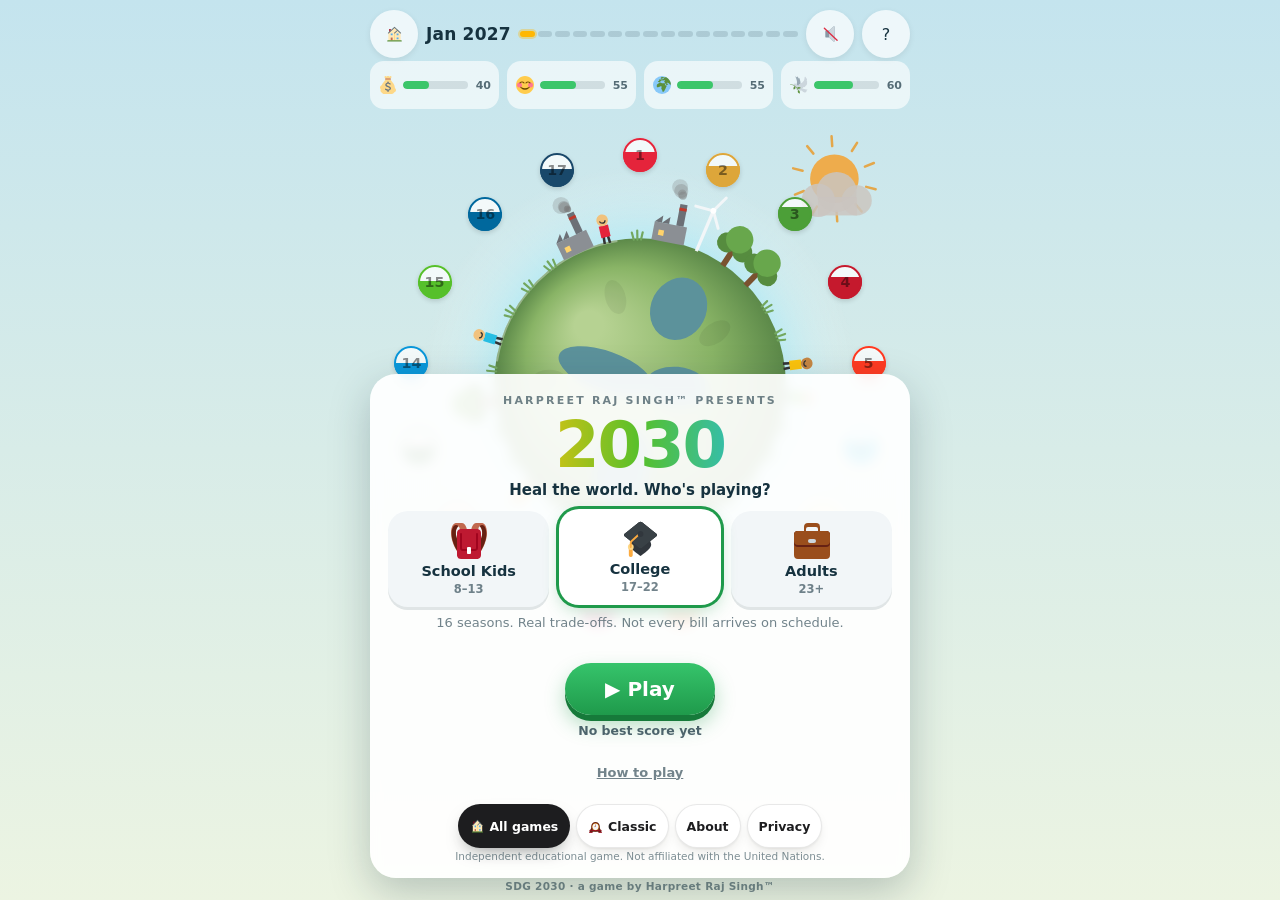
<file: games/sdg-2030/index.html>
<!DOCTYPE html>
<html lang="en">
<head>
<meta charset="utf-8">
<meta name="viewport" content="width=device-width,initial-scale=1,viewport-fit=cover">
<meta name="theme-color" content="#bdeeff">
<!-- seo:start (generated by tools/seo.js) -->
<title>SDG 2030: Heal the World | Educational game by Harpreet Raj Singh</title>
<meta name="description" content="SDG 2030 is a free educational game by Harpreet Raj Singh with three modes: School Kids (10 turns), College (16 seasons) and Adults (20 seasons). Heal a tiny planet and fill all 17 Sustainable Development Goals with quizzes, dilemmas and delayed consequences. Edutainment that works offline.">
<meta name="author" content="Harpreet Raj Singh">
<meta name="robots" content="index,follow,max-image-preview:large">
<link rel="canonical" href="https://harijim.github.io/hrs-games/games/sdg-2030/">
<meta property="og:type" content="website">
<meta property="og:site_name" content="Harpreet Raj Singh Games">
<meta property="og:locale" content="en_IN">
<meta property="og:title" content="SDG 2030: Heal the World | Educational game by Harpreet Raj Singh">
<meta property="og:description" content="SDG 2030 is a free educational game by Harpreet Raj Singh with three modes: School Kids (10 turns), College (16 seasons) and Adults (20 seasons). Heal a tiny planet and fill all 17 Sustainable Development Goals with quizzes, dilemmas and delayed consequences. Edutainment that works offline.">
<meta property="og:url" content="https://harijim.github.io/hrs-games/games/sdg-2030/">
<meta property="og:image" content="https://harijim.github.io/hrs-games/assets/og/sdg-2030-og-1200x630.jpg">
<meta property="og:image:type" content="image/jpeg">
<meta property="og:image:width" content="1200">
<meta property="og:image:height" content="630">
<meta property="og:image:alt" content="SDG 2030: Heal the World with School Kids, College and Adults modes, an educational game by Harpreet Raj Singh">
<meta name="twitter:card" content="summary_large_image">
<meta name="twitter:title" content="SDG 2030: Heal the World | Educational game by Harpreet Raj Singh">
<meta name="twitter:description" content="SDG 2030 is a free educational game by Harpreet Raj Singh with three modes: School Kids (10 turns), College (16 seasons) and Adults (20 seasons). Heal a tiny planet and fill all 17 Sustainable Development Goals with quizzes, dilemmas and delayed consequences. Edutainment that works offline.">
<meta name="twitter:image" content="https://harijim.github.io/hrs-games/assets/og/sdg-2030-og-1200x630.jpg">
<meta name="twitter:image:alt" content="SDG 2030: Heal the World with School Kids, College and Adults modes, an educational game by Harpreet Raj Singh">
<script type="application/ld+json">{"@context":"https://schema.org","@graph":[{"@type":["VideoGame","SoftwareApplication"],"@id":"https://harijim.github.io/hrs-games/games/sdg-2030/#game","name":"SDG 2030","alternateName":"SDG 2030: Heal the World","url":"https://harijim.github.io/hrs-games/games/sdg-2030/","description":"SDG 2030 is a free educational game by Harpreet Raj Singh with three modes: School Kids (10 turns), College (16 seasons) and Adults (20 seasons). Heal a tiny planet and fill all 17 Sustainable Development Goals with quizzes, dilemmas and delayed consequences. Edutainment that works offline.","image":"https://harijim.github.io/hrs-games/assets/og/sdg-2030-og-1200x630.jpg","author":{"@id":"https://harijim.github.io/hrs-games/#harpreet-raj-singh"},"creator":{"@id":"https://harijim.github.io/hrs-games/#harpreet-raj-singh"},"publisher":{"@id":"https://harijim.github.io/hrs-games/#harpreet-raj-singh"},"genre":["Strategy","Card game","Educational"],"gamePlatform":["Web browser","Android","iOS (Add to Home Screen)"],"operatingSystem":"Any (web browser), Android","applicationCategory":"GameApplication","applicationSubCategory":"Educational strategy game","playMode":"SinglePlayer","inLanguage":"en","isAccessibleForFree":true,"educationalUse":"Edutainment","about":["Sustainable Development Goals","Climate","Public policy"],"keywords":"educational games, edutainment, SDG 2030, Harpreet Raj Singh","offers":{"@type":"Offer","price":"0","priceCurrency":"INR","availability":"https://schema.org/InStock"},"isPartOf":{"@id":"https://harijim.github.io/hrs-games/#website"},"version":"3","audience":[{"@type":"EducationalAudience","educationalRole":"student","audienceType":"School kids (8–13)"},{"@type":"EducationalAudience","educationalRole":"student","audienceType":"College students (17–22)"},{"@type":"Audience","audienceType":"Adults (23+)"}],"workExample":{"@id":"https://harijim.github.io/hrs-games/games/sdg-2030-classic/#game"}},{"@type":"Person","@id":"https://harijim.github.io/hrs-games/#harpreet-raj-singh","name":"Harpreet Raj Singh","email":"mailto:harpreetrajsingh1@gmail.com","url":"https://harijim.github.io/hrs-games/about.html"},{"@type":"BreadcrumbList","itemListElement":[{"@type":"ListItem","position":1,"name":"Harpreet Raj Singh Games","item":"https://harijim.github.io/hrs-games/"},{"@type":"ListItem","position":2,"name":"SDG 2030","item":"https://harijim.github.io/hrs-games/games/sdg-2030/"}]}]}</script>
<!-- seo:end -->
<!-- ios:start (generated by tools/build.js) -->
<meta name="mobile-web-app-capable" content="yes">
<meta name="apple-mobile-web-app-capable" content="yes">
<meta name="apple-mobile-web-app-status-bar-style" content="default">
<meta name="apple-mobile-web-app-title" content="HRS Games">
<meta name="format-detection" content="telephone=no">
<link rel="apple-touch-icon" sizes="180x180" href="../../assets/icons/apple-touch-icon-180.png">
<link rel="apple-touch-startup-image" media="(device-width: 320px) and (device-height: 568px) and (-webkit-device-pixel-ratio: 2) and (orientation: portrait)" href="../../assets/splash/splash-640x1136.png">
<link rel="apple-touch-startup-image" media="(device-width: 375px) and (device-height: 667px) and (-webkit-device-pixel-ratio: 2) and (orientation: portrait)" href="../../assets/splash/splash-750x1334.png">
<link rel="apple-touch-startup-image" media="(device-width: 414px) and (device-height: 736px) and (-webkit-device-pixel-ratio: 3) and (orientation: portrait)" href="../../assets/splash/splash-1242x2208.png">
<link rel="apple-touch-startup-image" media="(device-width: 375px) and (device-height: 812px) and (-webkit-device-pixel-ratio: 3) and (orientation: portrait)" href="../../assets/splash/splash-1125x2436.png">
<link rel="apple-touch-startup-image" media="(device-width: 414px) and (device-height: 896px) and (-webkit-device-pixel-ratio: 2) and (orientation: portrait)" href="../../assets/splash/splash-828x1792.png">
<link rel="apple-touch-startup-image" media="(device-width: 414px) and (device-height: 896px) and (-webkit-device-pixel-ratio: 3) and (orientation: portrait)" href="../../assets/splash/splash-1242x2688.png">
<link rel="apple-touch-startup-image" media="(device-width: 390px) and (device-height: 844px) and (-webkit-device-pixel-ratio: 3) and (orientation: portrait)" href="../../assets/splash/splash-1170x2532.png">
<link rel="apple-touch-startup-image" media="(device-width: 428px) and (device-height: 926px) and (-webkit-device-pixel-ratio: 3) and (orientation: portrait)" href="../../assets/splash/splash-1284x2778.png">
<link rel="apple-touch-startup-image" media="(device-width: 393px) and (device-height: 852px) and (-webkit-device-pixel-ratio: 3) and (orientation: portrait)" href="../../assets/splash/splash-1179x2556.png">
<link rel="apple-touch-startup-image" media="(device-width: 430px) and (device-height: 932px) and (-webkit-device-pixel-ratio: 3) and (orientation: portrait)" href="../../assets/splash/splash-1290x2796.png">
<link rel="apple-touch-startup-image" media="(device-width: 402px) and (device-height: 874px) and (-webkit-device-pixel-ratio: 3) and (orientation: portrait)" href="../../assets/splash/splash-1206x2622.png">
<link rel="apple-touch-startup-image" media="(device-width: 440px) and (device-height: 956px) and (-webkit-device-pixel-ratio: 3) and (orientation: portrait)" href="../../assets/splash/splash-1320x2868.png">
<link rel="apple-touch-startup-image" media="(device-width: 768px) and (device-height: 1024px) and (-webkit-device-pixel-ratio: 2) and (orientation: portrait)" href="../../assets/splash/splash-1536x2048.png">
<link rel="apple-touch-startup-image" media="(device-width: 810px) and (device-height: 1080px) and (-webkit-device-pixel-ratio: 2) and (orientation: portrait)" href="../../assets/splash/splash-1620x2160.png">
<link rel="apple-touch-startup-image" media="(device-width: 820px) and (device-height: 1180px) and (-webkit-device-pixel-ratio: 2) and (orientation: portrait)" href="../../assets/splash/splash-1640x2360.png">
<link rel="apple-touch-startup-image" media="(device-width: 834px) and (device-height: 1194px) and (-webkit-device-pixel-ratio: 2) and (orientation: portrait)" href="../../assets/splash/splash-1668x2388.png">
<link rel="apple-touch-startup-image" media="(device-width: 1024px) and (device-height: 1366px) and (-webkit-device-pixel-ratio: 2) and (orientation: portrait)" href="../../assets/splash/splash-2048x2732.png">
<!-- ios:end -->
<meta name="hrs-langs" content="en,hi,pa">
<link rel="manifest" href="../../manifest.webmanifest">
<link rel="icon" href="../../assets/icons/icon.svg" type="image/svg+xml">
<link rel="stylesheet" href="../../css/hrs-common.css">
<script src="../../js/capacitor.js"></script>
<script src="../../js/twemoji.min.js"></script>
<script src="../../js/hrs-common.js"></script>
<style>
*{box-sizing:border-box;margin:0;padding:0}
:root{--sky1:#bdeeff;--sky2:#eafff3;--ink:#16323f;--soft:rgba(22,50,63,.6);--card:#fff;--r:18px}
html,body{height:100%;overflow:hidden;overscroll-behavior:none}
body{-webkit-touch-callout:none;-webkit-text-size-adjust:100%;font-family:ui-rounded,"SF Pro Rounded","Nunito","Segoe UI",system-ui,-apple-system,Roboto,sans-serif;color:var(--ink);background:linear-gradient(180deg,var(--sky1),var(--sky2));overflow:hidden;user-select:none;-webkit-user-select:none;touch-action:manipulation;-webkit-tap-highlight-color:transparent}
button{font:inherit;color:inherit;border:0;background:none;cursor:pointer}
button:focus-visible{outline:3px solid #2b8cff;outline-offset:2px}
:root{--handH:186px}
#app{position:fixed;top:0;bottom:0;left:0;right:0;max-width:560px;margin:0 auto;display:flex;flex-direction:column;padding:max(8px,env(safe-area-inset-top)) max(10px,env(safe-area-inset-right)) max(4px,env(safe-area-inset-bottom)) max(10px,env(safe-area-inset-left))}
#app.shake{animation:shake .5s cubic-bezier(.36,.07,.19,.97)}
@keyframes shake{10%,90%{transform:translate(-2px,1px)}20%,80%{transform:translate(4px,-2px)}30%,50%,70%{transform:translate(-7px,3px) rotate(-.5deg)}40%,60%{transform:translate(7px,-3px) rotate(.5deg)}}
#top{display:flex;align-items:center;gap:8px;height:52px;flex:none}
#date{font-weight:800;font-size:17px;letter-spacing:.2px;min-width:86px;transition:transform .3s}
#date.bump{animation:bump .5s}
#timeline{flex:1;display:flex;gap:3px;align-items:center}
#timeline i{flex:1;height:6px;border-radius:3px;background:rgba(22,50,63,.14);transition:background .4s}
#timeline i.done{background:rgba(22,50,63,.55)}
#timeline i.now{background:#ffb703;box-shadow:0 0 0 2px rgba(255,183,3,.35)}
.ibtn[hidden]{display:none!important}
.ibtn{position:relative;flex:none;width:48px;height:48px;border-radius:50%;background:rgba(255,255,255,.7);font-size:16px;display:grid;place-items:center;box-shadow:0 2px 6px rgba(0,0,0,.08)}
#meters{display:grid;grid-template-columns:repeat(4,1fr);gap:8px;height:50px;flex:none;align-items:center}
.meter{display:flex;align-items:center;gap:5px;background:rgba(255,255,255,.62);border-radius:14px;padding:4px 8px;position:relative;min-height:48px;cursor:pointer}
.meter .ic{font-size:17px;line-height:1}
.meter .bar{flex:1;height:8px;border-radius:4px;background:rgba(22,50,63,.12);overflow:hidden}
.meter .bar i{display:block;height:100%;width:50%;border-radius:4px;background:#3cc66a;transition:width .6s cubic-bezier(.2,.9,.3,1.2),background .4s}
.meter.mid .bar i{background:#f4b400}.meter.low .bar i{background:#e8463a}
.meter.low{animation:pulse 1s infinite}
.meter b{font-size:11px;min-width:18px;text-align:right;opacity:.7}
.meter.hit{animation:bump .45s}
@keyframes pulse{50%{box-shadow:0 0 0 3px rgba(232,70,58,.35)}}
@keyframes bump{30%{transform:scale(1.15)}60%{transform:scale(.95)}}
#stage{position:relative;flex:1;min-height:200px;display:flex;align-items:center;justify-content:center}
#world{position:absolute;display:block}
#ring{position:absolute;pointer-events:none}
.dot{position:absolute;width:var(--d,24px);height:var(--d,24px);margin:calc(var(--d,24px)/-2) 0 0 calc(var(--d,24px)/-2);border-radius:50%;pointer-events:auto;
  background:linear-gradient(to top,var(--c) var(--f),rgba(255,255,255,.75) var(--f));box-shadow:0 0 0 2px var(--c) inset,0 2px 5px rgba(0,0,0,.15);
  font-size:10px;font-weight:800;color:rgba(0,0,0,.45);display:grid;place-items:center;transition:transform .25s}
.dot.ok{background:var(--c);color:#fff;box-shadow:0 0 0 2px #fff inset,0 0 12px var(--c);transform:scale(1.12)}
.dot.ok::after{content:"✓";position:absolute;right:-4px;top:-5px;width:13px;height:13px;border-radius:50%;background:#fff;color:#2a9d4b;font-size:9px;display:grid;place-items:center;box-shadow:0 1px 3px rgba(0,0,0,.2)}
.dot.ping{animation:ping .6s}
@keyframes ping{40%{transform:scale(1.5)}}
#tip{position:absolute;top:4px;left:50%;transform:translate(-50%,-6px);background:rgba(22,50,63,.92);color:#fff;font-size:13px;padding:7px 12px;border-radius:12px;opacity:0;pointer-events:none;transition:.2s;max-width:92%;text-align:center;z-index:5}
#tip.show{opacity:1;transform:translate(-50%,0)}
#toast{position:absolute;left:50%;top:50%;transform:translate(-50%,-50%) scale(.6);opacity:0;pointer-events:none;background:rgba(255,255,255,.95);border-radius:22px;padding:14px 18px;text-align:center;box-shadow:0 12px 34px rgba(0,0,0,.22);max-width:86%;min-width:200px;transition:transform .35s cubic-bezier(.2,1.4,.4,1),opacity .2s;z-index:6}
#toast.show{opacity:1;transform:translate(-50%,-50%) scale(1);pointer-events:auto}
#toast.bad{background:#2b2d3a;color:#fff}#toast.good{background:#eafff0}
#toast .te{font-size:46px;line-height:1.1}
#toast .tt{font-weight:800;font-size:19px;margin-top:2px}
#toast .tc{font-size:12.5px;opacity:.75;margin-top:3px}
#toast .tfx{margin-top:7px;display:flex;gap:6px;justify-content:center;flex-wrap:wrap}
.fxc{font-size:12px;font-weight:800;padding:2px 7px;border-radius:9px;background:rgba(0,0,0,.07)}
.bad .fxc{background:rgba(255,255,255,.12)}
.fxc.n{color:#d8352a}.bad .fxc.n{color:#ff8a80}.fxc.p{color:#1f9a4b}.bad .fxc.p{color:#7dffa6}
#future{height:36px;flex:none;position:relative;z-index:2;display:flex;gap:6px;justify-content:center;align-items:center}
.chip{position:relative;height:30px;min-width:44px;padding:0 10px;border-radius:15px;justify-content:center;font-size:13px;display:flex;align-items:center;gap:3px;box-shadow:0 2px 5px rgba(0,0,0,.1);animation:pin .4s cubic-bezier(.2,1.5,.4,1)}
.chip b{font-size:11px}
.chip.st{background:#30323f;color:#fff}.chip.sd{background:#dcf8e3;color:#1c6b37}
.chip.soon{animation:pin .4s,tick 1s infinite .4s}
@keyframes pin{from{transform:scale(0)}}
@keyframes tick{50%{transform:rotate(-6deg) scale(1.08)}}
#hand{flex:none;height:var(--handH);display:grid;grid-template-columns:repeat(var(--n,3),minmax(0,1fr));gap:8px;padding-top:14px;position:relative}
.card{position:relative;background:var(--card);border-radius:var(--r);padding:12px 7px 8px;display:flex;flex-direction:column;align-items:center;text-align:center;box-shadow:0 6px 16px rgba(22,50,63,.14),0 1px 0 rgba(255,255,255,.9) inset;transition:transform .18s,box-shadow .18s,opacity .3s;touch-action:none;animation:deal .5s cubic-bezier(.2,1.3,.4,1) backwards}
.card:nth-child(2){animation-delay:.07s}.card:nth-child(3){animation-delay:.14s}
@keyframes deal{from{transform:translateY(120px) rotate(8deg);opacity:0}}
@media (hover:hover){.card:hover{transform:translateY(-6px) rotate(-1deg);box-shadow:0 12px 24px rgba(22,50,63,.2)}}
.card.b{background:linear-gradient(170deg,#fff6e6,#ffe3c2)}
.card .tag{position:absolute;top:-8px;left:50%;transform:translateX(-50%);font-size:10.5px;font-weight:800;white-space:nowrap;padding:2px 8px;border-radius:9px;background:#ff8a00;color:#fff;box-shadow:0 2px 5px rgba(255,138,0,.35)}
.card.g .tag{background:#2fb35a;box-shadow:0 2px 5px rgba(47,179,90,.35)}
.card .em{font-size:38px;line-height:1.15;filter:drop-shadow(0 3px 3px rgba(0,0,0,.12))}
.card .ti{font-weight:800;font-size:14px;line-height:1.15;margin-top:3px}
.card .hi{font-size:11.5px;opacity:.65;line-height:1.2;margin-top:3px}
.card .fx{margin-top:auto;display:flex;gap:3px;flex-wrap:wrap;justify-content:center;align-items:center;font-size:11px;font-weight:800}
.card .fx .s{width:9px;height:9px;border-radius:50%;background:var(--c);display:inline-block}
.card .fx .s.n{box-shadow:0 0 0 1.5px #fff inset;opacity:.55;position:relative}
.card .fx .s.n::after{content:"";position:absolute;left:1px;right:1px;top:4px;height:1.5px;background:#fff}
.card .later{font-size:10.5px;font-weight:800;margin-top:4px;padding:1px 7px;border-radius:8px;background:#30323f;color:#fff}
.card .later.g{background:#dcf8e3;color:#1c6b37}
.card.locked{opacity:.5;filter:grayscale(.7)}
.card.locked .lk{position:absolute;inset:auto 6px 40%;font-size:12px;font-weight:800;background:#fff;border-radius:8px;padding:2px}
.card.nope{animation:nope .35s}
@keyframes nope{25%{transform:translateX(-6px)}75%{transform:translateX(6px)}}
.card.fly{transition:transform .45s cubic-bezier(.5,-0.3,.6,1),opacity .45s;opacity:0;pointer-events:none}
.card.drop{transition:transform .35s ease-in,opacity .3s;transform:translateY(140px) rotate(6deg);opacity:0;pointer-events:none}
#hand.off .card{pointer-events:none}
.kbd{position:absolute;bottom:5px;right:7px;font-size:9px;opacity:.35;font-weight:800}
@media (hover:none){.kbd{display:none}}
#foot{flex:none;height:16px;text-align:center;font-size:10.5px;letter-spacing:.3px;opacity:.55;font-weight:600}
.pop{position:fixed;z-index:30;font-weight:900;font-size:16px;pointer-events:none;transform:translate(-50%,-50%);animation:popup 1.1s ease-out forwards;text-shadow:0 1px 0 #fff,0 0 6px rgba(255,255,255,.8);white-space:nowrap}
.pop.n{color:#d8352a}.pop.p{color:#169447}.pop.k{color:#30323f;font-size:14px;background:#fff;padding:3px 9px;border-radius:10px;text-shadow:none;box-shadow:0 3px 10px rgba(0,0,0,.15)}
@keyframes popup{0%{opacity:0;transform:translate(-50%,-30%) scale(.5)}15%{opacity:1;transform:translate(-50%,-60%) scale(1.15)}100%{opacity:0;transform:translate(-50%,-260%) scale(1)}}
#fx{position:fixed;inset:0;width:100%;height:100%;pointer-events:none;z-index:25}
.ov{position:absolute;left:10px;right:10px;bottom:calc(22px + env(safe-area-inset-bottom));max-height:calc(100% - 150px);overflow-y:auto;overscroll-behavior:contain;z-index:10;background:rgba(255,255,255,.92);backdrop-filter:blur(6px);border-radius:26px;padding:20px 18px 16px;text-align:center;box-shadow:0 14px 40px rgba(22,50,63,.25);transition:transform .45s cubic-bezier(.2,1.2,.4,1),opacity .3s}
.ov.hide{transform:translateY(120%);opacity:0;pointer-events:none}
.brand{font-size:11px;letter-spacing:2.2px;text-transform:uppercase;font-weight:800;opacity:.6}
.logo{font-size:64px;font-weight:900;line-height:1;letter-spacing:-2px;margin-top:6px;background:linear-gradient(90deg,#E5243B,#FCC30B,#56C02B,#26BDE2,#19486A);-webkit-background-clip:text;background-clip:text;color:transparent}
.sub{font-size:15px;font-weight:700;margin-top:4px}
.sub2{font-size:12.5px;opacity:.6;margin-top:4px}
.big{display:inline-block;margin-top:14px;padding:14px 40px;border-radius:30px;background:linear-gradient(180deg,#36c46b,#1f9a4b);color:#fff;font-size:20px;font-weight:900;box-shadow:0 6px 0 #167a3a,0 10px 20px rgba(31,154,75,.35);transition:transform .1s}
.big:focus-visible{outline:3px solid rgba(255,255,255,.9);outline-offset:-6px}
.big:active{transform:translateY(4px);box-shadow:0 2px 0 #167a3a}
.big.pulse{animation:bigp 1.6s infinite}
@keyframes bigp{50%{transform:scale(1.05)}}
.link{margin-top:10px;font-size:13px;font-weight:700;opacity:.6;text-decoration:underline}
.best{font-size:12.5px;font-weight:700;margin-top:8px;opacity:.75}
.badge{font-size:72px;line-height:1;animation:badge 1s cubic-bezier(.2,1.6,.4,1)}
@keyframes badge{from{transform:scale(0) rotate(-30deg)}}
.etitle{font-size:28px;font-weight:900;margin-top:4px}
.eline{font-size:13.5px;opacity:.7;margin-top:3px}
.score{font-size:40px;font-weight:900;margin-top:8px}.score small{font-size:16px;opacity:.6;font-weight:800}
.estats{display:flex;justify-content:center;gap:12px;font-size:12.5px;font-weight:700;margin-top:4px;opacity:.8;flex-wrap:wrap}
.newbest{display:inline-block;margin-top:6px;background:#ffb703;color:#fff;font-weight:900;font-size:12px;padding:3px 10px;border-radius:10px;animation:bigp 1s infinite}
#coach{position:absolute;left:12px;right:12px;bottom:calc(var(--handH) + 22px + env(safe-area-inset-bottom));padding-right:50px!important;z-index:9;background:#30323f;color:#fff;border-radius:16px;padding:10px 14px;font-size:13.5px;line-height:1.35;text-align:center;box-shadow:0 8px 24px rgba(0,0,0,.25);transition:.3s;animation:pin .5s cubic-bezier(.2,1.4,.4,1)}
#coach::after{content:"";position:absolute;bottom:-8px;left:50%;margin-left:-8px;border:8px solid transparent;border-bottom:0;border-top-color:#30323f}
#coach.hide{opacity:0;transform:translateY(10px);pointer-events:none}
#help{position:fixed;inset:0;z-index:40;background:rgba(10,25,35,.55);display:grid;place-items:center;padding:20px}
#help.hide{display:none}
#help .box{background:#fff;border-radius:24px;padding:24px 20px 18px;max-width:340px;width:100%;text-align:center;animation:pin .4s cubic-bezier(.2,1.4,.4,1)}
#help .he{font-size:56px}#help .ht{font-weight:900;font-size:19px;margin-top:6px}#help .hb{font-size:14px;opacity:.75;margin-top:6px;line-height:1.4}
#help .dots{margin-top:14px;display:flex;gap:6px;justify-content:center}#help .dots i{width:8px;height:8px;border-radius:50%;background:#d6dde2}#help .dots i.on{background:#1f9a4b}
#help .big{font-size:17px;padding:11px 34px}
@media (max-height:700px){:root{--handH:164px}body.mode-kids{--handH:172px}#top{height:50px}#meters{height:48px}#future{height:32px}#foot{height:14px;font-size:10px}.mode-kids .card .em{font-size:40px}.mode-kids .card .hi{display:none}.card .em{font-size:32px}.card .hi{display:none}.logo{font-size:44px}}
@media (prefers-reduced-motion:reduce){*{animation-duration:.01s!important;transition-duration:.01s!important}}

/* ---------- touch: 48px hit areas without visual bulk ---------- */
.chip::before,.dot::before,.ghost::before{content:"";position:absolute;inset:-4px}
.chip::before{inset:-9px -2px}
.meter{z-index:1}
.dot::before{inset:calc((var(--d,24px) - 48px) / 2);border-radius:50%}
.ibtn.offd{opacity:.45}
button,.card{touch-action:manipulation;-webkit-user-select:none;user-select:none}
.card{touch-action:none}
.card.press{box-shadow:0 2px 8px rgba(22,50,63,.18)}
.card .later.warn{background:#ffe066;color:#5a4300}
.chip.el{background:#e8f1ff;color:#1b4b8f}
.chip.el.soon{background:#1b4b8f;color:#fff}
/* ---------- mode picker ---------- */
#modes{display:grid;grid-template-columns:repeat(3,1fr);gap:10px;margin-top:12px}
.mode{min-height:96px;border-radius:20px;background:#f2f6f8;display:flex;flex-direction:column;align-items:center;justify-content:center;gap:2px;padding:8px 4px;box-shadow:0 3px 0 rgba(22,50,63,.12);transition:transform .15s,background .2s,box-shadow .2s}
.mode .me{font-size:34px;line-height:1.1}.mode .mn{font-weight:900;font-size:14.5px}.mode .ma{font-size:11.5px;opacity:.6;font-weight:700}
.mode.on{background:#fff;box-shadow:0 0 0 3px #1f9a4b,0 6px 16px rgba(31,154,75,.25);transform:translateY(-2px)}
.mode:active{transform:scale(.97)}
#intro{min-height:2.6em;margin-top:8px;font-size:13px}
/* ---------- question / dilemma box ---------- */
#qbox{position:absolute;left:12px;right:12px;bottom:calc(var(--handH) + 22px + env(safe-area-inset-bottom));z-index:8;background:#fff;border-radius:18px;padding:10px 14px 12px;box-shadow:0 10px 28px rgba(22,50,63,.22);text-align:center;animation:pin .4s cubic-bezier(.2,1.4,.4,1)}
#qbox.hide{display:none}
#qbox .ql{font-size:11px;font-weight:900;letter-spacing:1.2px;text-transform:uppercase;color:#7a4dd8}
#qbox .qq{font-size:16px;font-weight:800;line-height:1.3;margin-top:4px}
#qbox .qe{font-size:24px;margin-right:6px;vertical-align:-3px}
#qbox .qt{height:6px;border-radius:3px;background:#eee;margin-top:8px;overflow:hidden}#qbox .qt i{display:block;height:100%;width:100%;background:#7a4dd8;transition:width .1s linear}#qbox .qt i.low{background:#e8463a}
.card.opt{justify-content:center;gap:4px;background:linear-gradient(170deg,#ffffff,#f1ecff)}
.card.opt .em.letter{width:40px;height:40px;border-radius:50%;background:#7a4dd8;color:#fff;font-size:20px;font-weight:900;display:grid;place-items:center;filter:none}
.card.opt .ti{font-size:14.5px}
.card.picked{transform:scale(1.06);box-shadow:0 0 0 3px #7a4dd8,0 12px 24px rgba(122,77,216,.3)}
#coach .cx{position:absolute;top:2px;right:2px;width:48px;height:48px;border-radius:50%;color:#fff;font-size:16px}
/* ---------- end panel ---------- */
.erow{display:flex;align-items:center;justify-content:center;gap:12px;margin-top:6px;text-align:left}
.erow .badge{font-size:60px;flex:none}
.etitle{margin-top:0}
.ebtns{display:flex;flex-direction:column;align-items:center;gap:6px}
.ghost{position:relative;min-height:48px;padding:0 18px;border-radius:24px;font-weight:800;font-size:14px;opacity:.75}
.link{min-height:48px;padding:0 16px}
.big{min-height:52px}
/* ---------- modes look ---------- */
.mode-kids{--handH:212px}
.mode-kids .card .em{font-size:52px}.mode-kids .card .ti{font-size:17px}.mode-kids .card .hi{font-size:13px;display:block}
.mode-kids .meter b{display:none}
.mode-kids .card .later{font-size:11.5px}
.mode-adults .card .ti{font-size:13px}.mode-adults .card .hi{font-size:11px}
/* ---------- tablets, portrait ---------- */
@media (min-width:700px) and (orientation:portrait){
  #app{max-width:720px}:root{--handH:240px}body.mode-kids{--handH:260px}
  .card .em{font-size:50px}.card .ti{font-size:17px}.card .hi{font-size:13.5px}.card .fx{font-size:13px}
  .mode{min-height:120px}.mode .me{font-size:44px}.mode .mn{font-size:17px}
  #qbox .qq{font-size:19px}.meter .ic{font-size:20px}
}
/* ---------- landscape (phones & tablets): planet left, controls right ---------- */
@media (orientation:landscape) and (max-height:820px) and (min-aspect-ratio:5/4){
  #app{max-width:1180px;display:grid;column-gap:16px;grid-template-columns:minmax(0,1fr) minmax(300px,44%);grid-template-rows:auto auto auto 1fr auto;grid-template-areas:"top top" "stage meters" "stage future" "stage hand" "stage foot"}
  #top{grid-area:top}#meters{grid-area:meters}#stage{grid-area:stage;min-height:0}#future{grid-area:future}#foot{grid-area:foot}
  #hand{grid-area:hand;height:auto;min-height:0;max-height:300px;align-self:center;width:100%}
  .mode-kids #hand{max-height:320px}
  #coach,#qbox{left:auto;right:max(10px,env(safe-area-inset-right));width:calc(44% - 16px);min-width:280px;bottom:auto;top:150px}
  #coach::after{display:none}
  .ov{left:auto;right:max(10px,env(safe-area-inset-right));width:calc(44% - 10px);min-width:300px;top:66px;bottom:calc(8px + env(safe-area-inset-bottom));max-height:none;display:flex;flex-direction:column;justify-content:flex-start}
  .ov>:first-child{margin-top:auto}.ov>:last-child{margin-bottom:auto}.ov>*{flex:none}.newbest{align-self:center}
  .ov.hide{transform:translateX(120%)}
}
@media (orientation:landscape) and (max-height:500px){
  #top{height:50px}#meters{height:50px}.logo{font-size:34px;margin-top:0}.sub{font-size:13px}.sub2{display:none}
  .mode{min-height:72px}.mode .me{font-size:26px}
  .big{padding:10px 30px;font-size:17px;margin-top:8px}
  .card .em{font-size:30px}.card .hi{display:none}.mode-kids .card .em{font-size:38px}.mode-kids .card .hi{display:none}
  .erow .badge{font-size:44px}.score{font-size:30px;margin-top:2px}.etitle{font-size:22px}
  #coach,#qbox{top:142px;font-size:12.5px}#qbox .qq{font-size:14px}
}
@media (max-height:700px) and (orientation:portrait){
  .erow .badge{font-size:46px}.etitle{font-size:22px}.score{font-size:30px;margin-top:4px}.big{padding:11px 32px;font-size:18px;margin-top:10px}
  .mode{min-height:84px}.mode .me{font-size:28px}#intro{min-height:0}.sub{font-size:13.5px}
  .ov{padding:12px 14px 10px}.etitle{font-size:20px}.eline{font-size:12.5px}.erow .badge{font-size:40px}.estats{font-size:12.5px;margin-top:2px}.ghost{min-height:48px;margin-top:2px}.big{margin-top:6px}
}
/* ---------- languages (en / hi / pa): system fonts only, script-first stacks, room for matras ---------- */
body{font-family:ui-rounded,"SF Pro Rounded","Nunito","Segoe UI",system-ui,-apple-system,Roboto,"Noto Sans Devanagari","Mukta","Hind","Kohinoor Devanagari","Nirmala UI","Mangal","Noto Sans Gurmukhi","Mukta Mahee","Gurmukhi MN","Raavi",sans-serif}
html:lang(hi) body{font-family:ui-rounded,"SF Pro Rounded","Nunito","Noto Sans Devanagari","Mukta","Hind","Kohinoor Devanagari","Devanagari Sangam MN","Nirmala UI","Mangal","Segoe UI",system-ui,-apple-system,Roboto,sans-serif}
html:lang(pa) body{font-family:ui-rounded,"SF Pro Rounded","Nunito","Noto Sans Gurmukhi","Mukta Mahee","Gurmukhi MN","Gurmukhi Sangam MN","Nirmala UI","Raavi","Segoe UI",system-ui,-apple-system,Roboto,sans-serif}
[lang="hi"]{font-family:"Noto Sans Devanagari","Mukta","Hind","Kohinoor Devanagari","Nirmala UI","Mangal",sans-serif}
[lang="pa"]{font-family:"Noto Sans Gurmukhi","Mukta Mahee","Gurmukhi MN","Nirmala UI","Raavi",sans-serif}
/* letter-spacing breaks conjuncts and matras: none for Indic scripts */
html:lang(hi) *,html:lang(pa) *{letter-spacing:0!important}
html:lang(hi) .brand,html:lang(pa) .brand{font-size:12px;text-transform:none} /* brand name stays exactly "Harpreet Raj Singh™" */
html:lang(hi) #qbox .ql,html:lang(pa) #qbox .ql{font-size:12px}
html:lang(hi) .card .ti,html:lang(pa) .card .ti{line-height:1.3}
html:lang(hi) .card .hi,html:lang(pa) .card .hi{line-height:1.35}
html:lang(hi) #qbox .qq,html:lang(pa) #qbox .qq,html:lang(hi) #coach,html:lang(pa) #coach{line-height:1.45}
html:lang(hi) #toast .tc,html:lang(pa) #toast .tc,html:lang(hi) .eline,html:lang(pa) .eline,html:lang(hi) #intro,html:lang(pa) #intro{line-height:1.4}
html:lang(hi) .card .tag,html:lang(pa) .card .tag{font-size:10px;padding:1px 7px}
html:lang(hi) .etitle,html:lang(pa) .etitle{line-height:1.25}
/* longer strings wrap instead of overflowing */
.card .ti,.card .hi,.card .later,.mode .mn,.mode .ma,#toast .tt,#toast .tc,.estats span,.etitle,.eline,#qbox .qq{overflow-wrap:anywhere}
.card .later{max-width:100%}
.mode .mn{line-height:1.15;text-align:center}
.pop{max-width:92vw}
.pop.k{white-space:normal;text-align:center;width:max-content;max-width:min(92vw,340px)}
#tip{width:max-content}
/* ---------- language picker (standalone only; hidden inside HRS Games) ---------- */
#langBtn{font-size:14px;font-weight:900}
#langMenu{position:absolute;top:calc(max(8px,env(safe-area-inset-top)) + 52px);right:max(10px,env(safe-area-inset-right));z-index:45;display:flex;flex-direction:column;gap:4px;padding:6px;background:#fff;border-radius:18px;box-shadow:0 10px 30px rgba(22,50,63,.25);animation:pin .25s cubic-bezier(.2,1.4,.4,1)}
#langMenu.hide{display:none}
#langMenu button{display:flex;align-items:center;gap:10px;min-height:48px;min-width:150px;padding:0 14px;border-radius:12px;font-size:16px;text-align:left}
#langMenu button b{min-width:30px;font-weight:900}
#langMenu button.on{background:#dcf8e3;color:#1c6b37}
#langs[hidden]{display:none}
#langs{display:inline-flex;gap:3px;vertical-align:top;margin-top:10px;height:48px}
#langs button{min-width:48px;height:48px;padding:0 9px;border-radius:24px;font-size:15px;font-weight:900;background:#f2f6f8;color:rgba(22,50,63,.75)}
#langs button.on{background:#fff;opacity:1;box-shadow:0 0 0 2px #1f9a4b}
/* narrow phones: 4 round buttons in the top bar; the date wraps to two short lines */
@media (max-width:420px){
  body.has-lang #top{gap:6px}
  body.has-lang #date{font-size:14px;line-height:1.1;min-width:0;max-width:5.6em}
}
@media (max-height:700px) and (orientation:portrait){#langs{margin-top:6px}}
.relang .card{animation:none}
#langs{align-self:center}
@media (orientation:landscape) and (max-height:500px){#langs{display:none!important}} /* short landscape: the top-bar language button stays visible above the title */
/* Indic kids cards: titles often wrap to two lines, so trim the emoji and keep everything inside the card */
html:lang(hi) .mode-kids .card .em,html:lang(pa) .mode-kids .card .em{font-size:44px}
html:lang(hi) .mode-kids .card .ti,html:lang(pa) .mode-kids .card .ti{font-size:16px;line-height:1.25}
html:lang(hi) .mode-kids .card .hi,html:lang(pa) .mode-kids .card .hi{font-size:12.5px}
html:lang(hi) .card .later,html:lang(pa) .card .later{line-height:1.3}

/* ---- HRS app additions ---- */
.ibtn.hrs-home{text-decoration:none;color:inherit;font-size:16px;min-width:0;min-height:0}
#helpBox,#end,#tip,#toast,#coach,.card .ti,.card .hi,#title .sub,#title .sub2{zoom:var(--hrs-scale,1)}
#help{padding:max(20px,env(safe-area-inset-top,0px)) max(20px,env(safe-area-inset-right,0px)) max(20px,env(safe-area-inset-bottom,0px)) max(20px,env(safe-area-inset-left,0px))}
#help .row{display:flex;gap:10px;justify-content:center;flex-wrap:wrap}
#help .ghostb{margin-top:14px;padding:11px 22px;border-radius:30px;border:2px solid #1f9a4b;color:#1f7a3f;font-weight:800;font-size:16px}
.big.cont{background:linear-gradient(180deg,#3aa0ff,#1f6fd1);box-shadow:0 6px 0 #1857a8,0 10px 20px rgba(31,111,209,.35);margin-left:6px}
.big.cont.hide{display:none}
.tlinks{display:flex;gap:6px;justify-content:center;flex-wrap:wrap;margin-top:8px;font-size:12.5px;font-weight:700}
.tlinks a{display:inline-flex;align-items:center;gap:5px;min-height:44px;padding:0 11px;border-radius:999px;background:#fff;border:1px solid rgba(29,29,31,.1);color:#1d1d1f;font-weight:650;text-decoration:none;box-shadow:0 1px 2px rgba(41,32,20,.05),0 6px 14px -6px rgba(41,32,20,.18);transition:transform .2s cubic-bezier(.34,1.56,.64,1)}.tlinks a:first-child{background:#1d1d1f;color:#fff;border-color:transparent;box-shadow:0 8px 18px -8px rgba(29,29,31,.55)}.tlinks a:active{transform:scale(.96)}
.disc{font-size:10.5px;opacity:.55;margin-top:2px}
.dot img.emoji,.ibtn img.emoji{pointer-events:none}
</style>
</head>
<body>
<div id="app">
  <header id="top">
    <a class="ibtn hrs-home" href="../../index.html" id="homeBtn" aria-label="Home: all games" title="All games">🏠</a>
    <div id="date">Jan 2026</div>
    <div id="timeline" aria-hidden="true"></div>
    <button class="ibtn" id="langBtn" aria-label="Language" aria-haspopup="true" aria-expanded="false" hidden>EN</button>
    <button class="ibtn" id="hapBtn" aria-label="Vibration" hidden>📳</button>
    <button class="ibtn" id="sndBtn" aria-label="Sound">🔇</button>
    <button class="ibtn" id="helpBtn" aria-label="How to play">?</button>
  </header>
  <div id="langMenu" class="hide" role="group" aria-label="Language"></div>
  <div id="meters"></div>
  <div id="stage">
    <canvas id="world" aria-label="Your world"></canvas>
    <div id="ring"></div>
    <div id="tip" role="status"></div>
    <div id="toast" role="status"></div>
  </div>
  <div id="future"></div>
  <div id="hand" class="off"></div>
  <div id="foot">SDG 2030 · a game by Harpreet Raj Singh™</div>
  <div id="coach" class="hide"></div>
  <div id="qbox" class="hide" role="dialog" aria-live="polite"></div>
  <section class="ov" id="title">
    <div class="brand">Harpreet Raj Singh™ presents</div>
    <div class="logo">2030</div>
    <div class="sub">Heal the world. Who's playing?</div>
    <div id="modes" role="group" aria-label="Choose an age mode"></div>
    <div class="sub2" id="intro"></div>
    <button class="big pulse" id="playBtn">▶ Play</button><button class="big cont hide" id="contBtn">⏯ Continue</button>
    <div class="best" id="bestT"></div>
    <button class="link" id="howBtn">How to play</button>
    <div class="tlinks"><a href="../../index.html">🏠 All games</a><a href="../sdg-2030-classic/">🕰️ Classic</a><a href="../../about.html">About</a><a href="../../privacy.html">Privacy</a></div>
    <div class="disc">Independent educational game. Not affiliated with the United Nations.</div>
    <div id="langs" role="group" aria-label="Language" hidden></div>
  </section>
  <section class="ov hide" id="end" aria-live="polite"></section>
</div>
<div id="help" class="hide"><div class="box" id="helpBox"></div></div>
<canvas id="fx"></canvas>
<script id="engine">
/* SDG 2030 v2 — pure game engine (no DOM). Exposes SDG2.
   Three age modes: kids / college / adults. Meters: m Money, h Happiness, p Planet, w Peace.
   A game by Harpreet Raj Singh™. */
(function (root) {
  'use strict';
  const SDG = [
    ['No Poverty', '#E5243B', '🤲', 'Nobody lives on less than they need'],
    ['Zero Hunger', '#DDA63A', '🌾', 'Enough good food for everyone'],
    ['Good Health', '#4C9F38', '❤️', 'Healthy lives at every age'],
    ['Quality Education', '#C5192D', '📚', 'Every child in a good school'],
    ['Gender Equality', '#FF3A21', '👭', 'Equal rights for women and girls'],
    ['Clean Water', '#26BDE2', '💧', 'Safe water and toilets for all'],
    ['Clean Energy', '#FCC30B', '⚡', 'Affordable, clean power'],
    ['Decent Work', '#A21942', '💼', 'Good jobs and fair growth'],
    ['Industry & Innovation', '#FD6925', '🏗️', 'Modern, green infrastructure'],
    ['Reduced Inequalities', '#DD1367', '🤝', 'A fairer share for everyone'],
    ['Sustainable Cities', '#FD9D24', '🏙️', 'Safe, clean, liveable towns'],
    ['Responsible Consumption', '#BF8B2E', '♻️', 'Less waste, smarter use'],
    ['Climate Action', '#3F7E44', '🌡️', 'Cut emissions, adapt to heat'],
    ['Life Below Water', '#0A97D9', '🐟', 'Healthy seas and coasts'],
    ['Life on Land', '#56C02B', '🌳', 'Forests and wildlife thrive'],
    ['Peace & Justice', '#00689D', '🕊️', 'Peace, fair courts, no corruption'],
    ['Partnerships', '#19486A', '🌐', 'Nations working together'],
  ];
  const METERS = { m: ['💰', 'Money'], h: ['😊', 'Happiness'], p: ['🌍', 'Planet'], w: ['🕊️', 'Peace'] };
  // which meter feeds each SDG's natural drift
  const FEED = ['h', 'p', 'h', 'w', 'h', 'p', 'm', 'h', 'm', 'h', 'w', 'p', 'p', 'p', 'p', 'w', 'w'];

  const G = (id, e, t, h, fx, s, later) => ({ id, e, t, h, k: 'g', fx, s, later });
  const B = (id, e, t, h, fx, s, later) => ({ id, e, t, h, k: 'b', fx, s, later });
  const GOOD = [
    G('solar', '☀️', 'Solar for all', 'Sunshine powers homes', { m: -14, p: 5 }, { 7: 16, 13: 8 }, { in: 3, e: '☀️', t: 'Solar pays off', fx: { m: 14 }, s: { 8: 4 } }),
    G('school', '📚', 'Free schools', 'Every child learns', { m: -12, h: 3 }, { 4: 18, 5: 6, 10: 4 }, { in: 4, e: '🎓', t: 'Graduates join the workforce', fx: { m: 10 }, s: { 8: 6, 9: 5 } }),
    G('clinic', '🏥', 'Clinics everywhere', 'Healthy people, strong nation', { m: -12, h: 6 }, { 3: 18, 1: 5 }),
    G('forest', '🌳', 'Replant forests', 'Trees cool the planet', { m: -8, p: 7 }, { 15: 16, 13: 6 }, { in: 3, e: '🌲', t: 'Forests return', fx: { p: 6 }, s: { 15: 5, 6: 4 } }),
    G('water', '🚰', 'Clean water', 'Taps in every village', { m: -10, h: 4 }, { 6: 18, 3: 5 }),
    G('transit', '🚲', 'Green transit', 'Bikes, trams, clean air', { m: -12, h: 3, p: 4 }, { 11: 16, 13: 6 }),
    G('farm', '🌾', 'Smart farms', 'More food, less waste', { m: -10, h: 2 }, { 2: 18, 12: 6, 15: 3 }),
    G('equal', '👩‍🔬', 'Equal rights', 'Unlock half the talent', { m: -5, h: 2 }, { 5: 18, 10: 6 }, { in: 3, e: '👩‍💼', t: 'Women-led firms boom', fx: { m: 8 }, s: { 8: 5 } }),
    G('talks', '🕊️', 'Peace talks', 'Turn rivals into partners', { m: -4, w: 14 }, { 16: 12, 17: 8 }),
    G('ocean', '🐠', 'Protect oceans', 'Let the fish come back', { m: -6, p: 5, h: -2 }, { 14: 20 }, { in: 3, e: '🐟', t: 'Fish stocks recover', fx: { m: 6 }, s: { 14: 6, 2: 4 } }),
    G('taxrich', '💎', 'Tax the super-rich', 'Billionaires pay their share', { m: 16, h: 1 }, { 10: 12, 1: 5 }),
    G('carbon', '🏷️', 'Carbon price', 'Make polluters pay', { m: 14, h: -5, p: 5 }, { 13: 10, 12: 6 }),
    G('allies', '🤝', 'Green partners', 'Allies co-fund your plans', { m: 12 }, { 17: 14, 9: 4 }),
    G('jobs', '👷', 'Green jobs', 'Build the clean economy', { m: -14, h: 6 }, { 8: 14, 9: 8, 1: 5 }, { in: 3, e: '🏭', t: 'New industries pay taxes', fx: { m: 12 } }),
    G('honest', '🧹', 'Fight corruption', 'Stop the theft', { m: -4, h: 3, w: 3 }, { 16: 16 }, { in: 2, e: '💰', t: 'Stolen money returns', fx: { m: 10 } }),
    G('recycle', '♻️', 'Zero-waste cities', 'Repair, reuse, recycle', { m: -8, p: 4 }, { 12: 18, 11: 5, 14: 3 }),
    G('safety', '🏠', 'Safety net', 'No one left behind', { m: -12, h: 8 }, { 1: 18, 2: 5, 10: 5 }),
    G('labs', '🔬', 'Innovation labs', 'Ideas become industries', { m: -12 }, { 9: 18, 8: 4 }, { in: 3, e: '🚀', t: 'Start-up boom', fx: { m: 12 }, s: { 8: 4 } }),
    G('welcome', '🫂', 'Welcome refugees', 'Shelter today, talent tomorrow', { m: -8, h: -3, w: 4 }, { 10: 12, 16: 6, 17: 6 }, { in: 4, e: '🧑‍🍳', t: 'Newcomers open businesses', fx: { m: 10 }, s: { 8: 4 } }),
  ];
  const BAD = [
    B('oil', '🛢️', 'Drill for oil', 'Fast cash. Hot future.', { m: 24, h: 3, p: -6 }, { 13: -8, 14: -4 }, { in: 3, clim: 1, e: '🌀', t: 'Megastorm', fx: { m: -18, h: -8, p: -6 }, s: { 11: -8, 1: -5, 13: -4 } }),
    B('chop', '🪓', 'Sell the rainforest', 'Timber money now', { m: 20, p: -8 }, { 15: -14, 13: -5 }, { in: 2, clim: 1, e: '🌊', t: 'Floods & landslides', fx: { h: -10, m: -10 }, s: { 6: -8, 2: -8, 11: -4 } }),
    B('war', '⚔️', 'Border war', 'Rally the nation!', { h: 12, w: -25 }, { 16: -12, 3: -5 }, { in: 2, e: '💥', t: 'The war drags on', fx: { m: -24, w: -12, h: -16 }, s: { 1: -8, 4: -8, 3: -8, 17: -6 } }),
    B('crack', '🚔', 'Crush the protests', 'Quiet streets, fast', { w: 6 }, { 16: -12, 10: -5, 5: -3 }, { in: 3, e: '🔥', t: 'Uprising', fx: { h: -20, w: -14, m: -6 } }),
    B('stadium', '🏟️', 'Debt megaproject', 'A shiny stadium!', { h: 14 }, { 9: 2 }, { in: 3, e: '📉', t: 'Debt crisis', fx: { m: -28, h: -8 }, s: { 1: -6, 8: -8 } }),
    B('fuel', '⛽', 'Cheap petrol', 'Voters love it', { m: -6, h: 10, p: -4 }, { 13: -6, 7: -4 }, { in: 2, clim: 1, e: '🥵', t: 'Killer heatwave', fx: { h: -10, p: -5 }, s: { 3: -8, 2: -6 } }),
    B('dereg', '🏭', 'Scrap pollution rules', 'Factories boom', { m: 16, p: -6 }, { 3: -6, 6: -8, 14: -5 }, { in: 2, e: '☠️', t: 'Toxic smog', fx: { h: -12, m: -8 }, s: { 3: -10, 11: -6 } }),
    B('fish', '🎣', 'Sell fishing rights', 'Foreign fleets pay well', { m: 18, p: -4 }, { 14: -16 }, { in: 3, e: '🦴', t: 'Fisheries collapse', fx: { m: -10, h: -8 }, s: { 14: -10, 2: -8, 8: -4 } }),
    B('crony', '💼', 'Contracts for friends', 'Deals done fast', { m: 14, h: 2 }, { 16: -12, 10: -4 }, { in: 2, e: '📰', t: 'Corruption scandal', fx: { h: -16, m: -10 }, s: { 16: -8, 17: -5 } }),
    B('arms', '🪖', 'Arms race', 'Feel safe, buy tanks', { m: -10, h: 5, w: 4 }, { 16: -4, 4: -4 }, { in: 2, e: '🚀', t: 'Neighbours arm too', fx: { w: -22, m: -8 }, s: { 16: -6, 17: -6 } }),
    B('cuts', '✂️', 'Cut schools & clinics', 'Balance the books', { m: 22, h: -4 }, { 3: -10, 4: -10, 1: -4 }, { in: 3, e: '🦠', t: 'Epidemic spreads', fx: { h: -14, m: -12 }, s: { 3: -12, 8: -5 } }),
    B('coal', '⚫', 'New coal plant', 'Cheap power today', { m: 14, h: 4, p: -8 }, { 7: 4, 13: -10, 3: -4 }, { in: 3, clim: 1, e: '🔥', t: 'Wildfires', fx: { p: -10, h: -8, m: -8 }, s: { 15: -10, 13: -4 } }),
    B('walls', '🧱', 'Close the borders', 'Keep them out!', { h: 8 }, { 10: -10, 17: -8, 16: -4 }, { in: 2, e: '📦', t: 'Trade partners walk away', fx: { m: -14, w: -8 }, s: { 17: -6, 8: -5 } }),
  ];

  const SDG_KID = ['Nobody is poor', 'Nobody is hungry', 'Everyone is healthy', 'Every kid goes to school', 'Girls and boys get the same chances', 'Clean water for everyone', 'Clean power from sun and wind', 'Good jobs for grown-ups', 'Smart new ideas and roads', 'Fair for everyone', 'Nice, safe towns', 'Use less, waste less', 'Keep the planet cool', 'Happy fish and clean seas', 'Happy forests and animals', 'Peace and fair rules', 'Countries help each other'];

  // ---------- School Kids deck: simple words, kid-sized dilemmas ----------
  const KG = (id, e, t, h, fx, s, later) => G('k_' + id, e, t, h, fx, s, later);
  const KB = (id, e, t, h, fx, s, later) => B('k_' + id, e, t, h, fx, s, later);
  const KIDS_GOOD = [
    KG('trees', '🌳', 'Plant trees', 'Trees make clean air', { m: -6, p: 6 }, { 15: 18, 13: 8 }, { in: 2, e: '🐦', t: 'The birds came back!', fx: { p: 5, h: 3 }, s: { 15: 6 } }),
    KG('school', '📚', 'Build a school', 'Everyone gets to learn', { m: -8, h: 4 }, { 4: 20, 5: 6, 8: 4 }),
    KG('lunch', '🍎', 'Healthy lunches', 'Good food for every kid', { m: -8, h: 5 }, { 2: 20, 3: 8 }),
    KG('recycle', '♻️', 'Recycling bins', 'Sort the trash', { m: -4, p: 4 }, { 12: 20, 11: 6, 14: 4 }),
    KG('well', '🚰', 'Clean water well', 'Safe water for the village', { m: -8, h: 4 }, { 6: 20, 3: 6 }),
    KG('solar', '☀️', 'Solar panels', 'Power from the sun', { m: -10, p: 4 }, { 7: 20, 13: 8 }, { in: 2, e: '🪙', t: 'Sunshine saves coins!', fx: { m: 12 }, s: { 8: 4 } }),
    KG('share', '🤝', 'Share with others', 'Kindness for everyone', { m: -4, h: 5, w: 6 }, { 10: 18, 1: 8 }),
    KG('equal', '👧', 'Same chances for all', 'Girls and boys, equal', { m: -3, h: 3 }, { 5: 20, 10: 6 }),
    KG('bikes', '🚲', 'Bike paths', 'Ride, don\'t drive', { m: -6, h: 3, p: 3 }, { 11: 18, 13: 6, 3: 4 }),
    KG('clinic', '🏥', 'Kids\' clinic', 'Doctors for everyone', { m: -8, h: 5 }, { 3: 20, 1: 6 }),
    KG('beach', '🐢', 'Clean the beach', 'Help the turtles', { m: -4, p: 4 }, { 14: 22 }),
    KG('bake', '🧁', 'Bake sale for good', 'Raise coins together', { m: 14, h: 3 }, { 17: 12, 8: 6 }),
    KG('garden', '🥕', 'School garden', 'Grow your own veggies', { m: -4, h: 2 }, { 2: 12, 15: 8, 4: 6 }),
    KG('friends', '🕊️', 'Make friends', 'Be kind to neighbours', { m: -2, w: 12 }, { 16: 16, 17: 10 }),
    KG('jobs', '🧑‍🔧', 'Fix-it workshop', 'Learn to repair things', { m: -6, h: 3 }, { 8: 16, 9: 10, 12: 6 }),
  ];
  const KIDS_BAD = [
    KB('candy', '🍬', 'Buy lots of candy', 'Yum! Fun right now', { m: -2, h: 8 }, { 3: -5 }, { in: 2, e: '🤢', t: 'Tummy aches!', fx: { h: -6 }, s: { 3: -6 } }),
    KB('chop', '🪓', 'Cut the park trees', 'Room for a car park', { m: 12, p: -6 }, { 15: -10 }, { in: 2, e: '🥵', t: 'Hot summer, no shade', fx: { h: -6, p: -4 }, s: { 15: -4 } }),
    KB('car', '🚗', 'Drive everywhere', 'Fast and comfy', { h: 5, p: -5 }, { 13: -8 }, { in: 2, e: '😷', t: 'Smoggy air', fx: { h: -6 }, s: { 3: -6, 11: -4 } }),
    KB('litter', '🗑️', 'Toss trash anywhere', 'Faster than sorting', { h: 3, m: 4 }, { 12: -8, 14: -5 }, { in: 2, e: '🌊', t: 'Trash clogs the river', fx: { h: -5 }, s: { 6: -8, 14: -6 } }),
    KB('keep', '😤', 'Keep it all for us', 'Don\'t share anything', { m: 10 }, { 10: -10 }, { in: 2, e: '😢', t: 'Neighbours feel left out', fx: { w: -8, h: -4 }, s: { 17: -4 } }),
    KB('tv', '📺', 'Skip school for TV', 'No homework!', { h: 8 }, { 4: -10 }, { in: 2, e: '🤷', t: 'Hard to find good jobs', fx: { m: -8 }, s: { 8: -6, 4: -4 } }),
    KB('plastic', '🧃', 'Plastic everything', 'Easy and cheap', { m: 8 }, { 14: -10, 12: -5 }, { in: 2, e: '🐟', t: 'Plastic in the sea', fx: { p: -5 }, s: { 14: -8 } }),
  ];

  // ---------- Adults deck: policy vocabulary, both sides carry costs ----------
  const AO = {
    solar: ['Utility-scale renewables', 'Grid upgrade; coal towns push back', { m: -18, p: 5, h: -2 }], school: ['Universal secondary education', 'Pays off in a decade', { m: -15, h: 2 }],
    clinic: ['Universal health coverage', 'Popular, costly, permanent', { m: -16, h: 6 }], forest: ['Reforestation & REDD+', 'Farmers lose grazing land', { m: -10, p: 7, h: -2 }],
    water: ['WASH infrastructure', 'Unglamorous but essential', { m: -13, h: 3 }], transit: ['Mass transit & EV shift', 'The car lobby is furious', { m: -16, h: -1, p: 4 }],
    farm: ['Climate-smart agriculture', 'Slow yield gains', { m: -12, h: 1 }], equal: ['Gender-parity legislation', 'Cultural backlash in places', { m: -5, h: -2 }],
    talks: ['Multilateral peace process', 'Hawks call it weakness', { m: -6, w: 14, h: -3 }], ocean: ['30×30 marine protection', 'Fishing towns lose income', { m: -8, p: 5, h: -4 }],
    taxrich: ['Wealth & windfall taxes', 'Capital-flight risk', { m: 15, h: -1 }], carbon: ['Carbon pricing (ETS)', 'Prices rise before benefits', { m: 14, h: -8, p: 5 }],
    allies: ['Climate-finance partnership', 'Conditions attached', { m: 12, h: -2 }], jobs: ['Just-transition jobs plan', 'Retrain miners and drivers', { m: -17, h: 5 }],
    honest: ['Independent anti-graft agency', 'Your own allies may fall', { m: -5, h: 2, w: -2 }], recycle: ['Circular-economy mandate', 'Industry compliance costs', { m: -10, p: 4, h: -1 }],
    safety: ['Social-protection floor', 'Deficit hawks object', { m: -15, h: 8 }], labs: ['Green industrial policy', 'Results take years', { m: -15 }],
    welcome: ['Refugee integration programme', 'Populists will exploit it', { m: -10, h: -5, w: 3 }],
    oil: ['New oil & gas licences', 'Energy security, export revenue'], chop: ['Agribusiness land concessions', 'Export boom, rural jobs'],
    war: ['Pre-emptive border strike', 'Rally-round-the-flag effect'], crack: ['Emergency-powers decree', 'Restore order quickly'],
    stadium: ['Debt-financed megaproject', 'Visible legacy, jobs now'], fuel: ['Fuel-subsidy expansion', 'Cost-of-living relief'],
    dereg: ['Environmental deregulation', 'Cut red tape, attract FDI'], fish: ['Distant-water fishing deal', 'Licence fees up front'],
    crony: ['Sole-source contracts', 'Faster delivery, loyal donors'], arms: ['Defence procurement surge', 'Deterrence and industry jobs'],
    cuts: ['Austerity package', 'Reassure the bond markets'], coal: ['Coal baseload extension', 'Keep the lights on'], walls: ['Border closure & tariffs', 'Protect domestic industry'],
  };
  const adultify = c => { const o = AO[c.id]; return { ...c, id: 'a_' + c.id, t: o[0], h: o[1], fx: o[2] || c.fx }; };
  const ADULT_GOOD = GOOD.map(adultify).concat([
    G('a_debtswap', '🔁', 'Debt-for-nature swap', 'Creditors set conservation terms', { m: 8, p: 3, h: -2 }, { 15: 8, 14: 8, 17: 6 }),
  ]);
  const ADULT_BAD = BAD.map(adultify).concat([
    B('a_gas', '🔥', 'Natural-gas "bridge" deal', 'Cleaner than coal… for now', { m: 18, p: -3 }, { 7: 4, 13: -4 }, { in: 4, e: '🏚️', t: 'Stranded gas assets', fx: { m: -20, h: -4 }, s: { 13: -4, 8: -4 } }),
  ]);

  const CARD = {}; GOOD.concat(BAD, KIDS_GOOD, KIDS_BAD, ADULT_GOOD, ADULT_BAD).forEach(c => (CARD[c.id] = c));

  // ---------- Moments: EQ questions, IQ quizzes, ethical dilemmas ----------
  // opts: [emoji, text, fx, s, tag ('good'|'bad'), feedback, stormCardId?]
  const KIDS_EQ = [
    { id: 'flood', e: '🌊', q: 'Your neighbour\'s village is flooded. What do you do?', opts: [['🤝', 'Send help and blankets', { w: 8, h: 4 }, { 1: 6, 17: 8 }, 'good', 'They feel safe again. Kindness makes friends!'], ['🙈', 'Not our problem', { w: -3 }, {}, 'bad', 'They felt alone. Helping others helps everyone.']] },
    { id: 'newkid', e: '🧒', q: 'A new kid at school looks lonely.', opts: [['👋', 'Invite them to play', { h: 5 }, { 10: 8 }, 'good', 'Now they have a friend. That feels great!'], ['🚶', 'Walk past', { h: -2 }, {}, 'bad', 'Being left out hurts. Next time, say hi!']] },
    { id: 'sandwich', e: '🥪', q: 'One sandwich, two hungry friends.', opts: [['✂️', 'Share it half-half', { h: 3 }, { 2: 6, 10: 6 }, 'good', 'Sharing means nobody goes hungry!'], ['😋', 'Eat it all yourself', { h: -2 }, {}, 'bad', 'Your friend is still hungry. Sharing is caring.']] },
    { id: 'bird', e: '🐦', q: 'You find a bird with a hurt wing.', opts: [['🩹', 'Ask a grown-up for help', { p: 3 }, { 15: 8 }, 'good', 'The bird gets better and flies away!'], ['🏃', 'Run off to play', {}, {}, 'bad', 'Animals need our help too.']] },
    { id: 'argue', e: '😠', q: 'Two groups argue about the playground.', opts: [['🗣️', 'Help them take turns', { w: 10 }, { 16: 8 }, 'good', 'Talking it out brings peace!'], ['👊', 'Pick a side', { w: -4 }, {}, 'bad', 'Picking sides made the fight bigger.']] },
    { id: 'grandma', e: '👵', q: 'An old neighbour can\'t carry her shopping.', opts: [['🛍️', 'Help her carry it', { h: 4 }, { 3: 4, 1: 4 }, 'good', 'She smiles. Small kindness, big difference!'], ['🎮', 'Keep playing games', { h: -1 }, {}, 'bad', 'She struggled alone. Helping feels good!']] },
    { id: 'sad', e: '😢', q: 'Your friend is crying after losing a game.', opts: [['🤗', 'Ask how they feel', { h: 4 }, { 3: 4, 16: 4 }, 'good', 'Listening helps feelings get better.'], ['😂', 'Laugh at them', { h: -3, w: -2 }, {}, 'bad', 'That made it worse. Kindness first!']] },
  ];
  const KIDS_QUIZ = [
    { id: 'kq_water', e: '💧', q: 'Which uses less water?', sdg: 6, opts: [['🚿', 'A quick shower'], ['🛁', 'A full bath']], a: 0, fact: 'A quick shower uses much less water than a bath!' },
    { id: 'kq_peel', e: '🍌', q: 'Where should a banana peel go?', sdg: 12, opts: [['🌊', 'In the river'], ['🍂', 'In the compost']], a: 1, fact: 'Compost turns peels into food for plants!' },
    { id: 'kq_light', e: '💡', q: 'Leaving a room. What helps the planet?', sdg: 7, opts: [['🔌', 'Switch off the lights'], ['💡', 'Leave them on']], a: 0, fact: 'Switching off saves energy and keeps Earth cool.' },
    { id: 'kq_goals', e: '🎯', q: 'How many Global Goals are there?', sdg: 17, opts: [['1️⃣7️⃣', '17'], ['1️⃣0️⃣0️⃣', '100']], a: 0, fact: 'There are 17 Global Goals to make the world better by 2030!' },
    { id: 'kq_tree', e: '🌳', q: 'What do trees give us?', sdg: 15, opts: [['🫧', 'Clean air to breathe'], ['🍬', 'Candy']], a: 0, fact: 'Trees clean the air and give homes to animals.' },
  ];
  const COLLEGE_QUIZ = [
    { id: 'q_count', e: '🎯', q: 'How many Sustainable Development Goals are there?', sdg: 17, opts: [['', '15'], ['', '17'], ['', '20']], a: 1, fact: '17 goals, 169 targets, agreed by all 193 UN members in 2015.' },
    { id: 'q_paris', e: '🌡️', q: 'The Paris Agreement aims to keep warming well below…', sdg: 13, opts: [['', '1 °C'], ['', '2 °C (aiming for 1.5 °C)'], ['', '3 °C']], a: 1, fact: 'Paris (2015): well below 2 °C, pursuing 1.5 °C.' },
    { id: 'q_sector', e: '🏭', q: 'Which source emits the most greenhouse gas worldwide?', sdg: 7, opts: [['', 'Energy use (power, heat, transport)'], ['', 'Aviation alone'], ['', 'Landfills']], a: 0, fact: 'Energy use is roughly three-quarters of global emissions.' },
    { id: 'q_ctax', e: '🏷️', q: 'A carbon tax mainly works by…', sdg: 13, opts: [['', 'Banning cars'], ['', 'Putting a price on pollution'], ['', 'Planting trees']], a: 1, fact: 'Pricing carbon makes clean options cheaper by comparison.' },
    { id: 'q_food', e: '🍞', q: 'Roughly how much of the world\'s food is lost or wasted?', sdg: 12, opts: [['', 'About 5%'], ['', 'About one-third'], ['', 'About two-thirds']], a: 1, fact: 'The FAO estimates around one-third of food is lost or wasted.' },
    { id: 'q_water', e: '🚰', q: 'About how many people lack safely managed drinking water?', sdg: 6, opts: [['', '1 in 20'], ['', '1 in 4'], ['', '1 in 2']], a: 1, fact: 'WHO/UNICEF: about 2.2 billion people, roughly 1 in 4.' },
    { id: 'q_just', e: '👷', q: 'A "just transition" means…', sdg: 8, opts: [['', 'Going green regardless of jobs'], ['', 'Going green while protecting workers and communities'], ['', 'Moving factories abroad']], a: 1, fact: 'Retraining, social protection and new jobs for affected regions.' },
    { id: 'q_ncqg', e: '💵', q: 'At COP29 (2024), rich countries pledged to mobilise at least how much climate finance a year by 2035?', sdg: 17, opts: [['', '$100 billion'], ['', '$300 billion'], ['', '$10 trillion']], a: 1, fact: 'The new goal: at least $300bn a year by 2035, within a $1.3tn ambition.' },
    { id: 'q_methane', e: '🐄', q: 'Which gas warms ~80× more than CO₂ over 20 years?', sdg: 13, opts: [['', 'Methane'], ['', 'Oxygen'], ['', 'Nitrogen']], a: 0, fact: 'Cutting methane is one of the fastest ways to slow warming.' },
    { id: 'q_solar', e: '☀️', q: 'Why did renewables become the cheapest new power in most places?', sdg: 7, opts: [['', 'Solar and wind costs fell dramatically'], ['', 'Oil got scarce'], ['', 'Fusion arrived']], a: 0, fact: 'Solar module prices fell by roughly 90% in the 2010s.' },
    { id: 'q_sdg5', e: '👭', q: 'SDG 5 is about…', sdg: 5, opts: [['', 'Clean energy'], ['', 'Gender equality'], ['', 'Life below water']], a: 1, fact: 'SDG 5: equal rights and opportunities for women and girls.' },
  ];
  const COLLEGE_DILEMMA = [
    { id: 'd_protest', e: '📢', q: 'Climate protesters block a highway.', opts: [['🗣️', 'Meet them and listen', { w: 4, h: 3, m: -3 }, { 16: 6, 13: 3 }, 'good', 'Dialogue lowered tensions and won trust.'], ['🚔', 'Arrest everyone', { w: -6, h: -3 }, { 16: -8 }, 'bad', 'Arrests made headlines and deepened anger.']] },
    { id: 'd_factory', e: '🏭', q: 'A factory pays well but poisons a poor neighbourhood.', opts: [['🧽', 'Force a clean-up, even if costly', { m: -8 }, { 3: 8, 10: 6, 6: 4 }, 'good', 'Health improved. Environmental justice matters.'], ['🙈', 'Look the other way', { m: 8 }, { 3: -6, 10: -6 }, 'bad', 'The neighbourhood will pay the bill later.', 'dereg']] },
    { id: 'd_fake', e: '📱', q: 'A friend shares a fake post blaming refugees for crime.', opts: [['💬', 'Gently share the facts', {}, { 16: 6, 10: 6 }, 'good', 'Calm facts slow misinformation.'], ['👍', 'Like it to fit in', { w: -4 }, { 10: -6 }, 'bad', 'Misinformation spreads fear and division.']] },
    { id: 'd_sponsor', e: '👕', q: 'A fashion brand offers a big sponsorship, but uses child labour.', opts: [['❌', 'Decline politely', {}, { 8: 8, 16: 4 }, 'good', 'Integrity costs money now but builds trust.'], ['✅', 'Take the money', { m: 15 }, { 8: -8 }, 'bad', 'The scandal will surface eventually.', 'crony']] },
    { id: 'd_meals', e: '🍲', q: 'Student budget: free meals for poorer students, or a new stadium screen?', opts: [['🍲', 'Free meals', { m: -4 }, { 2: 8, 1: 6, 4: 3 }, 'good', 'Nobody studies well on an empty stomach.'], ['📺', 'Giant screen', { h: 5 }, {}, 'bad', 'Fun, but the hungriest students got nothing.']] },
  ];
  const ADULT_DILEMMA = [
    { id: 'ad_lobby', e: '🎩', q: 'The fossil lobby offers campaign funds if you delay the coal phase-out.', opts: [['🤝', 'Accept the funds', { m: 20 }, { 16: -8, 13: -6 }, 'bad', 'Donors are pleased. Journalists start digging.', 'a_crony'], ['🚫', 'Refuse publicly', { h: -4 }, { 16: 6 }, 'good', 'They bankroll attack ads against you.']] },
    { id: 'ad_imf', e: '🏦', q: 'An IMF loan is on offer, with austerity conditions.', opts: [['✍️', 'Take the loan', { m: 26, h: -8 }, { 3: -5, 4: -5 }, 'bad', 'Liquidity now; clinics and schools feel the squeeze.'], ['🙅', 'Refuse it', { m: -6 }, { 17: -4 }, 'good', 'Bond yields rise; you keep policy control.']] },
    { id: 'ad_lithium', e: '🔋', q: 'Lithium found under a protected forest.', opts: [['⛏️', 'Mine it', { m: 16, p: -4 }, { 7: 8, 15: -12 }, 'bad', 'Batteries for the transition, at nature\'s expense.'], ['🌲', 'Keep it protected', { m: -4, h: -3 }, { 15: 6 }, 'good', 'Investors grumble; the forest stands.']] },
    { id: 'ad_sanction', e: '🚢', q: 'A neighbour invades its ally. Join sanctions?', opts: [['🛑', 'Sanction them', { m: -12, w: 4 }, { 16: 6, 17: 8 }, 'good', 'Trade losses hurt; allies stand with you.'], ['🤷', 'Stay neutral, keep trading', { m: 8, w: -6 }, { 17: -8 }, 'bad', 'Profitable, but trust abroad erodes.']] },
    { id: 'ad_blackout', e: '🌡️', q: 'Heatwave blackouts loom. Emergency coal or rolling blackouts?', opts: [['⚫', 'Fire up old coal plants', { h: 4, p: -5 }, { 13: -6 }, 'bad', 'Lights stay on; emissions spike.'], ['🔋', 'Rolling blackouts + rush batteries', { h: -6, m: -8 }, { 7: 6 }, 'good', 'Painful summer; a more resilient grid.']] },
    { id: 'ad_leak', e: '📰', q: 'A leaked report says your minister took bribes.', opts: [['⚖️', 'Fire and prosecute', { h: -3, w: 2 }, { 16: 10 }, 'good', 'A short-term hit, a long-term gain in trust.'], ['🤫', 'Bury the report', {}, { 16: -8 }, 'bad', 'It will leak again, louder.', 'a_crony']] },
    { id: 'ad_finance', e: '💶', q: 'Donors offer climate finance if you halve deforestation.', opts: [['✅', 'Accept the conditions', { m: 14, h: -4 }, { 15: 8, 13: 6, 17: 6 }, 'good', 'Ranchers protest; the money flows.'], ['❌', 'Decline: "sovereignty"', { h: 2 }, { 17: -5 }, 'bad', 'Popular at home, isolated abroad.']] },
    { id: 'ad_coalition', e: '🗳️', q: 'Your coalition partner demands fuel subsidies to stay in government.', opts: [['💸', 'Pay them off', { m: -10, h: 3, p: -3 }, { 13: -4 }, 'bad', 'Coalition saved; the climate bill grows.'], ['🧭', 'Hold the line', { h: -5, w: -3 }, { 16: 3 }, 'good', 'Wobbly majority, policy intact.']] },
  ];
  const MOMENT_POOL = { k_eq: KIDS_EQ, k_quiz: KIDS_QUIZ, c_quiz: COLLEGE_QUIZ, c_dil: COLLEGE_DILEMMA, a_dil: ADULT_DILEMMA };

  // ---------- Modes ----------
  const MODES = {
    kids: {
      key: 'kids', e: '🎒', name: 'School Kids', ages: '8–13', T: 10, step: 6, startYear: 2026, cards: 2, goal: 60,
      good: KIDS_GOOD, bad: KIDS_BAD, twoBad: 0, stormMult: 0.55, stormGrow: 0.1, maxLater: 2, eventProb: 0.25, income: 6, decay: 0,
      noFail: true, hidden: 'none', start: { m: 30, h: 60, p: 60, w: 65 }, sdgStart: 8,
      moments: { 1: 'k_eq', 3: 'k_quiz', 5: 'k_eq', 7: 'k_quiz', 8: 'k_eq' }, quizBonus: { h: 4 },
      intro: 'Help your planet smile! 10 turns. Pick the kind, clever choice.',
      meters: { m: ['🪙', 'Coins'], h: ['😊', 'Smiles'], p: ['🌍', 'Nature'], w: ['🕊️', 'Friendship'] },
      tiers: [[13, 'hero'], [7, 'helper'], [3, 'sprout'], [0, 'explorer']],
      endings: { hero: ['🦸', 'Earth Superhero!', 'You made the whole world smile. Amazing!', 1], helper: ['🌻', 'Planet Helper', 'Great job! Your planet is happier and greener.', 1], sprout: ['🌱', 'Little Green Sprout', 'Good start! Try more kind choices next time.', 0], explorer: ['🐣', 'Keep Trying, Explorer!', 'Every hero starts somewhere. Play again!', 0] },
      winKeys: ['hero', 'helper'],
    },
    college: {
      key: 'college', e: '🎓', name: 'College', ages: '17–22', T: 16, step: 3, startYear: 2027, cards: 3, goal: 70,
      good: GOOD, bad: BAD, twoBad: 0.3, stormMult: 0.85, stormGrow: 0.25, maxLater: 9, eventProb: 0.42, income: 5, decay: 0.2,
      noFail: false, hidden: 'vague', start: { m: 40, h: 55, p: 55, w: 60 }, sdgStart: 4,
      moments: { 2: 'c_quiz', 4: 'c_dil', 7: 'c_quiz', 10: 'c_dil', 13: 'c_quiz' }, quizBonus: { m: 6 },
      intro: '16 seasons. Real trade-offs. Not every bill arrives on schedule.',
      meters: E_METERS(),
      tiers: [[15, 'summa'], [11, 'changer'], [7, 'wip'], [3, 'gap'], [0, 'fail']],
      endings: { summa: ['🎓', 'Summa Cum Planet', 'Top of the class: a thriving, fair world.', 1], changer: ['🌱', 'Change-Maker', 'You bent the curve. Most goals reached.', 1], wip: ['📚', 'Work in Progress', 'Solid effort, but too many goals left open.', 0], gap: ['😐', 'Gap Year', 'Shortcuts and setbacks ate the decade.', 0], fail: ['🏚️', 'Failed the Exam', 'Almost no goals met. Resit in 2031?', 0],
        war: ['⚔️', 'War-Torn', 'Peace collapsed. Wars undo every goal.', 0], hothouse: ['🔥', 'Hothouse Earth', 'The planet broke down under the heat.', 0], toppled: ['📢', 'Mass Protests', 'People lost all hope and filled the streets.', 0], broke: ['💸', 'Bankrupt', 'The money ran out. Creditors took control.', 0] },
      winKeys: ['summa', 'changer'],
    },
    adults: {
      key: 'adults', e: '💼', name: 'Adults', ages: '23+', T: 20, step: 3, startYear: 2026, cards: 3, goal: 70,
      good: ADULT_GOOD, bad: ADULT_BAD, twoBad: 0.4, stormMult: 1.1, stormGrow: 0.4, maxLater: 9, eventProb: 0.45, income: 5.5, decay: 0.2,
      noFail: false, hidden: 'all', start: { m: 40, h: 56, p: 52, w: 60 }, sdgStart: 2,
      moments: { 2: 'a_dil', 5: 'a_dil', 9: 'a_dil', 12: 'a_dil', 15: 'a_dil', 18: 'a_dil' }, quizBonus: {},
      elections: [8, 16], electionBar: 38, tipping: 30,
      intro: 'A full mandate, 2026–2030. Elections, lobbies, tipping points. No hand-holding.',
      meters: { m: ['💰', 'Treasury'], h: ['🗳️', 'Public trust'], p: ['🌍', 'Ecosystems'], w: ['🕊️', 'Stability'] },
      tiers: [[15, 'states'], [11, 'delivered'], [7, 'partial'], [3, 'missed'], [0, 'broken']],
      endings: { states: ['🏛️', 'Statesperson of the Decade', 'Agenda 2030 delivered, and then some.', 1], delivered: ['🌍', 'Agenda 2030 Delivered', 'Most targets met against real headwinds.', 1], partial: ['📈', 'Partial Delivery', 'Progress, but the targets slipped.', 0], missed: ['📉', 'Missed Targets', 'Short-termism won. 2030 came and went.', 0], broken: ['🏚️', 'Broken Promises', 'Almost nothing delivered. History will judge.', 0],
        voted: ['🗳️', 'Voted Out', 'Trust fell below the line on election day.', 0], war: ['⚔️', 'War-Torn', 'Stability collapsed into open conflict.', 0], hothouse: ['🔥', 'Tipping-Point Collapse', 'Ecosystems crossed the point of no return.', 0], toppled: ['😡', 'Toppled', 'Mass unrest forced you out.', 0], broke: ['💸', 'Sovereign Default', 'Creditors now set your budget.', 0] },
      winKeys: ['states', 'delivered'],
    },
  };
  // Hidden legacy config = the original single-mode v2 rules. Used for saves/calls without a mode (API & save compatibility).
  MODES.classic = {
    key: 'classic', e: '🌍', name: 'Classic', ages: '', T: 20, step: 3, startYear: 2026, cards: 3, goal: 70,
    good: GOOD, bad: BAD, twoBad: 0.3, stormMult: 0.85, stormGrow: 0.25, maxLater: 9, eventProb: 0.42, income: 5, decay: 0.2,
    noFail: false, hidden: 'none', start: { m: 40, h: 55, p: 55, w: 60 }, sdgStart: 0, moments: {}, quizBonus: {},
    intro: 'Heal the world. One choice per season.', meters: METERS,
    tiers: [[15, 'hero'], [11, 'champion'], [7, 'onway'], [3, 'lost'], [0, 'broken']],
    endings: { hero: ['🌟', 'Planet Hero', 'A thriving, peaceful world. The 2030 promise, kept.', 1], champion: ['🌱', 'Green Champion', 'Most goals reached. The world is healing.', 1], onway: ['🙂', 'On the Way', 'Real progress, but too many promises still open.', 0], lost: ['😐', 'Lost Decade', 'Shortcuts and setbacks ate the decade.', 0], broken: ['🏚️', 'Broken Promises', 'Almost no goals met. The future pays the bill.', 0],
      war: ['⚔️', 'War-Torn', 'Peace collapsed. Wars undo every goal.', 0], hothouse: ['🔥', 'Hothouse Earth', 'The planet broke down under the heat.', 0], toppled: ['😡', 'Toppled', 'Your people lost all hope and took to the streets.', 0], broke: ['💸', 'Bankrupt', 'The money ran out. Creditors took control.', 0] },
    winKeys: ['hero', 'champion'],
  };
  function E_METERS() { return METERS; }
  const MODE_KEYS = ['kids', 'college', 'adults'];
  const cfgOf = S => (S && MODES[S.mode]) || MODES.classic;
  const when = (t, mode) => { const c = MODES[mode] || MODES.classic; const months = t * c.step; const MN = ['Jan', 'Feb', 'Mar', 'Apr', 'May', 'Jun', 'Jul', 'Aug', 'Sep', 'Oct', 'Nov', 'Dec']; return MN[months % 12] + ' ' + (c.startYear + Math.floor(months / 12)); };

  // World events: w(S) = weight, run(S) => {fx, s, why}; modes = where they can appear
  const EVENTS = [
    { id: 'cyclone', e: '🌪️', t: 'Cyclone!', bad: 1, clim: 1, w: S => (100 - S.p) / 28, run: () => ({ fx: { h: -6, m: -8 }, s: { 11: -5, 1: -3 }, why: 'a hotter planet breeds storms', kid: 'a hot planet makes big storms' }) },
    { id: 'drought', e: '🏜️', t: 'Drought', bad: 1, clim: 1, w: S => (100 - S.p) / 34, run: () => ({ fx: { h: -5 }, s: { 2: -8, 6: -5 }, why: 'the climate is heating up', kid: 'no rain for a long time' }) },
    { id: 'pandemic', e: '🦠', t: 'Pandemic', bad: 1, w: () => 0.5, modes: ['classic', 'college', 'adults'], run: S => ({ fx: { h: -Math.max(3, Math.round(14 - S.sdg[2] / 8)), m: -6 }, s: { 3: -6, 8: -4 }, why: S.sdg[2] >= 60 ? 'your clinics softened the blow' : 'weak health care made it worse' }) },
    { id: 'cold', e: '🤧', t: 'Everyone caught a cold', bad: 1, w: () => 0.5, modes: ['kids'], run: S => ({ fx: { h: S.sdg[2] >= 50 ? -2 : -5 }, s: { 3: -3 }, why: '', kid: S.sdg[2] >= 50 ? 'your clinic helped everyone get better fast' : 'a clinic would help next time' }) },
    { id: 'recession', e: '📉', t: 'Global recession', bad: 1, w: () => 0.5, modes: ['classic', 'college', 'adults'], run: () => ({ fx: { m: -10 }, s: { 8: -5 }, why: 'markets crashed worldwide' }) },
    { id: 'riots', e: '😡', t: 'Riots', bad: 1, w: S => (S.h < 35 ? 2 : 0), modes: ['classic', 'college', 'adults'], run: () => ({ fx: { w: -10, m: -5 }, s: { 16: -4 }, why: 'people are unhappy' }) },
    { id: 'tech', e: '💡', t: 'Clean-tech breakthrough', w: () => 0.45, run: () => ({ fx: { m: 6, p: 4 }, s: { 7: 6, 9: 4 }, why: 'scientists everywhere shared it', kid: 'scientists invented something cool' }) },
    { id: 'investors', e: '🌍', t: 'Green investors arrive', w: S => (S.p > 60 ? 1.2 : 0), modes: ['classic', 'college', 'adults'], run: () => ({ fx: { m: 14 }, s: { 17: 4 }, why: 'your planet looks healthy' }) },
    { id: 'visitors', e: '🎈', t: 'Visitors love your town!', w: S => (S.p > 60 ? 1.2 : 0), modes: ['kids'], run: () => ({ fx: { m: 10, h: 4 }, s: { 8: 4 }, why: '', kid: 'your town is so green and clean' }) },
    { id: 'tourism', e: '🏝️', t: 'Tourism boom', w: S => (S.p > 65 && S.w > 60 ? 1 : 0), modes: ['classic', 'college', 'adults'], run: () => ({ fx: { m: 10, h: 4 }, s: { 8: 4 }, why: 'clean, peaceful places attract visitors' }) },
    { id: 'treaty', e: '📜', t: 'Neighbours offer a treaty', w: S => (S.w > 65 ? 0.8 : 0), run: () => ({ fx: { w: 6 }, s: { 17: 6, 16: 4 }, why: 'you kept the peace', kid: 'you were a good friend' }) },
    { id: 'tradewar', e: '🧾', t: 'Trade war', bad: 1, w: () => 0.6, modes: ['adults'], run: () => ({ fx: { m: -10 }, s: { 17: -6, 9: -3 }, why: 'great powers slapped on tariffs' }) },
    { id: 'refugees', e: '🧳', t: 'Civil war next door', bad: 1, w: S => (S.w < 60 ? 1 : 0.4), modes: ['adults'], run: () => ({ fx: { w: -6, m: -5 }, s: { 10: -3, 16: -3 }, why: 'regional instability spilled over' }) },
    { id: 'ratings', e: '📊', t: 'Credit downgrade', bad: 1, w: S => (S.m < 10 ? 1.5 : 0), modes: ['adults'], run: () => ({ fx: { m: -8, h: -3 }, why: 'the treasury is running dry' }) },
  ];

  const clamp = (v, a, b) => Math.max(a, Math.min(b, v));
  function rnd(S) { let t = (S.rs = (S.rs + 0x6D2B79F5) | 0); t = Math.imul(t ^ (t >>> 15), t | 1); t ^= t + Math.imul(t ^ (t >>> 7), t | 61); return ((t ^ (t >>> 14)) >>> 0) / 4294967296; }
  const pick = (S, arr) => arr[Math.floor(rnd(S) * arr.length)];
  const snap = S => ({ m: S.m, h: S.h, p: S.p, w: S.w, sdg: S.sdg.slice(), turn: S.turn, pending: S.pending.map(x => ({ ...x })), tipped: !!S.tipped });
  const goals = S => S.sdg.filter(v => v >= cfgOf(S).goal).length;
  const avg = S => S.sdg.reduce((a, b) => a + b, 0) / 17;
  const BASE_SDG = [38, 40, 45, 42, 36, 44, 35, 40, 34, 30, 38, 32, 28, 30, 34, 36, 33];

  function newGame(seed, mode) {
    const c = MODES[mode] || MODES.classic; // no mode → original v2 rules (API compatibility)
    const S = {
      mode: c.key, rs: (seed >>> 0) || 1, turn: 0, T: c.T, m: c.start.m, h: c.start.h, p: c.start.p, w: c.start.w,
      sdg: BASE_SDG.map(v => v + c.sdgStart), hand: [], pending: [], played: {}, over: false, ending: null, moment: null, usedMoments: [], tipped: false,
      stats: { good: 0, quick: 0, storms: 0, blooms: 0, events: 0, kind: 0, quizRight: 0, quizTotal: 0 },
    };
    deal(S);
    return S;
  }

  function floorMeters(S) { if (!cfgOf(S).noFail) return; S.h = Math.max(5, S.h); S.p = Math.max(5, S.p); S.w = Math.max(5, S.w); S.m = Math.max(0, S.m); }
  function apply(S, fx, s, mult = 1, smult = 1) {
    const d = { fx: {}, s: {} };
    for (const k in fx || {}) {
      const v = Math.round(fx[k] * (fx[k] < 0 ? mult : (k === 'm' ? smult : 1)));
      const before = S[k];
      S[k] = k === 'm' ? clamp(S[k] + v, -60, 120) : clamp(S[k] + v, 0, 100);
      if (S[k] !== before) d.fx[k] = Math.round(S[k] - before);
    }
    for (const k in s || {}) {
      const i = k - 1, v = s[k] * (s[k] < 0 ? mult : smult);
      const before = S.sdg[i];
      S.sdg[i] = clamp(S.sdg[i] + v, 0, 100);
      const dd = Math.round(S.sdg[i] - before);
      if (dd) d.s[k] = dd;
    }
    floorMeters(S);
    return d;
  }

  const cost = c => Math.max(0, -(c.fx.m || 0));
  const canPlay = (S, id) => cost(CARD[id]) <= Math.max(0, S.m) || (cost(CARD[id]) === 0);

  function deal(S) {
    const c = cfgOf(S);
    const nb = S.turn === 0 || c.cards === 2 ? 1 : (rnd(S) < c.twoBad ? 2 : 1);
    const prev = new Set(S.hand);
    const draw = (pool, n) => { const out = []; let guard = 0; while (out.length < n && guard++ < 300) { const x = pick(S, pool); if (!prev.has(x.id) && !out.includes(x.id)) out.push(x.id); } return out; };
    const goods = draw(c.good, c.cards - nb), bads = draw(c.bad, nb);
    const hand = goods.concat(bads);
    for (let i = hand.length - 1; i > 0; i--) { const j = Math.floor(rnd(S) * (i + 1)); [hand[i], hand[j]] = [hand[j], hand[i]]; }
    S.hand = hand;
    ensurePlayable(S);
    // a question / dilemma moment opens this season?
    const mk = c.moments[S.turn];
    S.moment = null;
    if (mk) {
      S.usedMoments = S.usedMoments || [];
      const pool = MOMENT_POOL[mk].filter(x => !S.usedMoments.includes(x.id));
      if (pool.length) { const mo = pick(S, pool); S.usedMoments.push(mo.id); S.moment = { pool: mk, id: mo.id }; }
    }
  }

  // always leave at least one affordable sustainable option (money can change after a dilemma)
  function ensurePlayable(S) {
    const c = cfgOf(S);
    if (S.hand.some(id => CARD[id].k === 'g' && canPlay(S, id))) return;
    const rich = c.good.filter(x => (x.fx.m || 0) >= 0 && !S.hand.includes(x.id));
    const gi = S.hand.findIndex(id => CARD[id].k === 'g');
    S.hand[gi < 0 ? 0 : gi] = pick(S, rich).id;
  }
  function moment(S) {
    if (!S.moment) return null;
    const mo = MOMENT_POOL[S.moment.pool].find(x => x.id === S.moment.id);
    const kind = S.moment.pool.endsWith('quiz') ? 'quiz' : S.moment.pool.endsWith('eq') ? 'eq' : 'dilemma';
    return { ...mo, kind };
  }
  function answer(S, i) {
    const mo = moment(S); if (!mo || S.over) return [];
    const c = cfgOf(S);
    S.moment = null;
    let d, ev = { type: 'answer', id: mo.id, kind: mo.kind, i };
    if (mo.kind === 'quiz') {
      const ok = i === mo.a; S.stats.quizTotal = (S.stats.quizTotal || 0) + 1;
      if (ok) { S.stats.quizRight = (S.stats.quizRight || 0) + 1; d = apply(S, c.quizBonus, { [mo.sdg]: S.mode === 'kids' ? 10 : 8 }); } else d = { fx: {}, s: {} };
      Object.assign(ev, { ok, fb: mo.fact, right: mo.opts[mo.a][1] });
    } else {
      const o = mo.opts[i] || mo.opts[0];
      d = apply(S, o[2], o[3]);
      if (o[4] === 'good') S.stats.kind = (S.stats.kind || 0) + 1;
      Object.assign(ev, { ok: o[4] === 'good', fb: o[5] });
      if (o[6]) { const sc = CARD[o[6]]; S.pending.push({ kind: 'storm', id: o[6], at: S.turn + Math.min(sc.later.in, c.maxLater), from: S.turn, mult: c.stormMult }); ev.storm = true; }
    }
    ensurePlayable(S);
    ev.d = d; ev.snap = snap(S);
    const evs = [ev];
    if (checkOver(S)) evs.push({ type: 'over', ending: S.ending, snap: snap(S) });
    return evs;
  }

  function checkOver(S) {
    if (S.over) return true;
    if (cfgOf(S).noFail) return false;
    let e = null;
    if (S.w <= 0) e = 'war'; else if (S.p <= 0) e = 'hothouse'; else if (S.h <= 0) e = 'toppled'; else if (S.m < -25) e = 'broke';
    if (e) { S.over = true; S.ending = e; }
    return !!e;
  }

  // Play hand[i]. Returns events.
  function play(S, i) {
    if (S.over || S.moment) return [];
    const c = cfgOf(S);
    const id = S.hand[i]; const card = CARD[id];
    if (!card || !canPlay(S, id)) return [];
    const times = S.played[id] || 0;
    S.played[id] = times + 1;
    let d, ev = { type: 'play', card: id };
    if (card.k === 'g') {
      S.stats.good++;
      const sm = Math.max(0.5, 1 - 0.2 * times);
      const mm = (card.fx.m || 0) > 0 ? Math.max(0.4, 1 - 0.25 * times) : 1;
      d = apply(S, card.fx, null, 1, mm);
      const d2 = apply(S, null, card.s, 1, sm); d.s = d2.s;
      if (card.later) { S.pending.push({ kind: 'seed', id, at: S.turn + Math.min(card.later.in, c.maxLater), from: S.turn }); ev.seed = Math.min(card.later.in, c.maxLater); }
    } else {
      S.stats.quick++;
      d = apply(S, card.fx, card.s);
      const inN = Math.min(card.later.in, c.maxLater);
      S.pending.push({ kind: 'storm', id, at: S.turn + inN, from: S.turn, mult: c.stormMult + c.stormGrow * times });
      ev.storm = inN;
    }
    ev.d = d; ev.snap = snap(S);
    const evs = [ev];
    if (checkOver(S)) evs.push({ type: 'over', ending: S.ending, snap: snap(S) });
    return evs;
  }

  const climMult = S => clamp((S.mode === 'adults' ? 1.8 : 1.6) - S.p / 100, 0.75, S.mode === 'adults' ? 1.6 : 1.4) + (S.tipped ? 0.3 : 0);
  function landPending(S, list, evs) {
    for (const x of list) {
      const card = CARD[x.id], L = card.later;
      S.pending = S.pending.filter(y => y !== x);
      if (x.kind === 'storm') {
        const mult = x.mult * (L.clim ? climMult(S) : 1);
        const d = apply(S, L.fx, L.s, mult);
        S.stats.storms++;
        evs.push({ type: 'storm', card: x.id, from: x.from, d, snap: snap(S) });
      } else {
        const d = apply(S, L.fx, L.s);
        S.stats.blooms++;
        evs.push({ type: 'bloom', card: x.id, from: x.from, d, snap: snap(S) });
      }
      if (checkOver(S)) return true;
    }
    return false;
  }

  function endTurn(S) {
    if (S.over) return [];
    const c = cfgOf(S);
    S.moment = null;
    const evs = [];
    const g = idx => idx.reduce((a, i) => a + S.sdg[i - 1], 0) / idx.length;
    const social = g([1, 2, 3, 4, 5, 10]), env = g([6, 12, 13, 14, 15]), econ = g([7, 8, 9, 11, 17]);
    const before = { m: S.m, h: S.h, p: S.p, w: S.w };
    const ENV = [6, 12, 13, 14, 15];
    for (let i = 0; i < 17; i++) S.sdg[i] = clamp(S.sdg[i] + clamp((S[FEED[i]] - 50) / 20, -2, 2.5) - c.decay - (S.tipped && ENV.includes(i + 1) ? 1.2 : 0), 0, 100);
    S.h = clamp(S.h + (social + 20 - S.h) * 0.1 + (econ - 45) * 0.04, 0, 100);
    S.p = clamp(S.p + (env + 18 - (S.tipped ? 10 : 0) - S.p) * 0.08, 0, 100);
    S.w = clamp(S.w + (S.sdg[15] + 25 - S.w) * 0.1, 0, 100);
    S.m = clamp(S.m + c.income + econ / 15, -60, 120);
    floorMeters(S);
    const dd = {}; for (const k in before) { const v = Math.round(S[k] - before[k]); if (v) dd[k] = v; }
    evs.push({ type: 'drift', d: { fx: dd, s: {} }, snap: snap(S) });
    if (checkOver(S)) { evs.push({ type: 'over', ending: S.ending, snap: snap(S) }); return evs; }
    if (c.tipping && !S.tipped && S.p < c.tipping) { S.tipped = true; evs.push({ type: 'tipping', snap: snap(S) }); }
    // elections are judged at the end of the season they fall in
    if (c.elections && c.elections.includes(S.turn)) {
      const won = S.h >= c.electionBar;
      evs.push({ type: 'election', won, h: Math.round(S.h), bar: c.electionBar, snap: snap(S) });
      if (!won) { S.over = true; S.ending = 'voted'; evs.push({ type: 'over', ending: S.ending, snap: snap(S) }); return evs; }
      apply(S, { h: 3 });
    }
    S.turn++;
    if (S.turn >= c.T) {
      const rest = S.pending.slice();
      if (rest.length) evs.push({ type: 'reckoning', n: rest.length, snap: snap(S) });
      landPending(S, rest, evs);
      if (!S.over) { S.over = true; S.ending = finalEnding(S); }
      evs.push({ type: 'over', ending: S.ending, snap: snap(S) });
      return evs;
    }
    const due = S.pending.filter(x => x.at <= S.turn);
    if (landPending(S, due, evs)) { evs.push({ type: 'over', ending: S.ending, snap: snap(S) }); return evs; }
    if (S.turn >= 2 && rnd(S) < c.eventProb) {
      const list = EVENTS.filter(e => !e.modes || e.modes.includes(S.mode)).map(e => [e, Math.max(0, e.w(S))]).filter(x => x[1] > 0);
      let tot = list.reduce((a, x) => a + x[1], 0), r = rnd(S) * tot, ev = list[0][0];
      for (const [e, wgt] of list) { if ((r -= wgt) <= 0) { ev = e; break; } }
      const o = ev.run(S);
      const mult = (ev.clim ? climMult(S) : 1) * (S.mode === 'kids' && ev.bad ? 0.6 : 1);
      const d = apply(S, o.fx, o.s, mult);
      S.stats.events++;
      evs.push({ type: 'event', id: ev.id, e: ev.e, t: ev.t, why: S.mode === 'kids' && o.kid ? o.kid : o.why, bad: !!ev.bad, d, snap: snap(S) });
      if (checkOver(S)) { evs.push({ type: 'over', ending: S.ending, snap: snap(S) }); return evs; }
    }
    if (c.elections && c.elections.includes(S.turn)) evs.push({ type: 'electionSoon', bar: c.electionBar, snap: snap(S) });
    deal(S);
    evs.push({ type: 'deal', snap: snap(S) });
    return evs;
  }

  function finalEnding(S) { const n = goals(S); return cfgOf(S).tiers.find(t => n >= t[0])[1]; }
  function result(S) {
    const c = cfgOf(S), e = c.endings[S.ending] || c.endings[c.tiers[c.tiers.length - 1][1]];
    const n = goals(S);
    return { key: S.ending, mode: S.mode, emoji: e[0], title: e[1], line: e[2], win: !!e[3], goals: n, avg: Math.round(avg(S)), score: n * 100 + Math.round(avg(S)), early: ['war', 'hothouse', 'toppled', 'broke', 'voted'].includes(S.ending) };
  }

  const API = { T: 20, GOAL: 70, ENDINGS: MODES.classic.endings, SDG, SDG_KID, METERS, MODES, MODE_KEYS, GOOD, BAD, CARD, EVENTS, MOMENT_POOL, when, newGame, play, endTurn, answer, moment, canPlay, cost, goals, avg, result, cfg: cfgOf };
  root.SDG2 = API;
  if (typeof module !== 'undefined') module.exports = API;
})(typeof window !== 'undefined' ? window : globalThis);

</script>
<script id="i18n">
/* SDG 2030 — i18n core (en / hi / pa). English data comes straight from the engine (single source of truth);
   UI strings live here. Hindi and Punjabi dictionaries are added by lang-hi.js / lang-pa.js.
   Keys are stable IDs; game state never stores translated text. A game by Harpreet Raj Singh™. */
(function (root) {
  'use strict';
  const LANGS = ['en', 'hi', 'pa'];
  const UI_EN = {
    'brand.presents': 'Harpreet Raj Singh™ presents', 'brand.by': 'A game by Harpreet Raj Singh™', 'foot': 'SDG 2030 · a game by Harpreet Raj Singh™',
    'doc.desc': 'Heal the world by 2030: a tiny, playful game about the 17 UN Sustainable Development Goals. A game by Harpreet Raj Singh™.',
    'sub': 'Heal the world. Who\'s playing?', 'play': '▶ Play', 'how': 'How to play',
    'aria.modes': 'Choose an age mode', 'aria.hap': 'Vibration', 'aria.snd': 'Sound', 'aria.help': 'How to play', 'aria.world': 'Your world', 'aria.lang': 'Language', 'aria.close': 'Close',
    'hap.on': 'Vibration on', 'hap.off': 'Vibration off',
    'best': '🏆 Best: {g}/17 · {title}', 'best.none': 'No best score yet',
    'tip.meter': '{e} {name}: {v}', 'tip.keep': ' · keep it above zero',
    'aria.goal': 'Goal {n}: {name}', 'tip.goalpct': '(goal {g}%)', 'pop.goal': '🎯 Goal {n}!', 'pop.lost': 'lost',
    'el.now': 'now', 'el.tip.now': '🗳️ Election at the end of this season', 'el.tip.in': '🗳️ Election in {n} seasons', 'el.tip.in_1': '🗳️ Election in 1 season',
    'el.tip.bar': 'Public trust must be {bar}+ or you are voted out',
    'tipped.chip': 'tipped', 'tipped.tip': '🧊 Tipping point crossed: ecosystems now degrade on their own and climate shocks hit harder',
    'vague.tip': '⛈️ {n} shortcuts will come back to bite…', 'vague.tip_1': '⛈️ 1 shortcut will come back to bite…', 'vague.sub': 'You won\'t know when or how until it lands',
    'aria.storm': 'Storm in {n}', 'aria.reward': 'Reward in {n}',
    'chip.in': '{e} <b>{t}</b> in {n} seasons', 'chip.in_1': '{e} <b>{t}</b> next season', 'chip.in.k': '{e} <b>{t}</b> in {n} turns', 'chip.in.k_1': '{e} <b>{t}</b> next turn',
    'chip.why': 'because you chose {e} {t}', 'chip.why.k': 'because you picked {e} {t}',
    'tag.quick': '⚡ Quick win', 'tag.sus': '🌱 Sustainable', 'tag.fun': '⚡ Fun now', 'tag.earth': '🌱 Good for Earth',
    'stamp.storm': '⏳ {e} in {n}', 'stamp.seed': '🌱 {e} in {n}', 'stamp.kwarn': '⚠️ Might cause a problem later!', 'stamp.kbonus': '🎁 {e} bonus soon',
    'stamp.risk': '⚠️ risk later', 'stamp.pays': '🌱 pays back later', 'need': 'Need {e}{n}',
    'aria.card.short': 'Shortcut: something bad may happen later.', 'aria.card.sus': 'Sustainable.',
    'mo.quiz': '🧠 Quick quiz', 'mo.eq': '💛 Feelings moment', 'mo.hard': '⚖️ Hard call', 'mo.dil': '⚖️ Dilemma',
    'nomoney': 'Not enough {e}: try a card that raises money',
    'pop.bonus': '🎁 Bonus in {n} turns!', 'pop.bonus_1': '🎁 Bonus next turn!', 'pop.pays': '🌱 pays back later',
    'pop.kid0': 'Great choice! 🌟', 'pop.kid1': 'Nice! 💚', 'pop.kid2': 'Super kind! 🌈', 'pop.kid3': 'The planet says thanks! 🌍',
    'pop.uhoh': '⛈️ Uh-oh… {e} {t} in {n} turns', 'pop.uhoh_1': '⛈️ Uh-oh… {e} {t} next turn', 'pop.mayback': '⚠️ That may come back…',
    'ans.correct': 'Correct!', 'ans.timeup': 'Time\'s up!', 'ans.notquite': 'Not quite', 'ans.answer': 'Answer: <b>{a}</b>.',
    'ans.kind': 'That was kind!', 'ans.principled': 'Principled call', 'ans.hmm': 'Hmm…', 'ans.expedient': 'Expedient call',
    'storm.why': 'because you chose {e} <b>{t}</b> · {d}', 'storm.why.k': 'because you picked {e} <b>{t}</b> · {d}', 'storm.why.a': 'consequence of {e} <b>{t}</b> · {d}',
    'storm.kid': 'Choices can cause problems later. Try a 🌱 one next time!', 'bloom.why': 'thanks to {e} <b>{t}</b> · {d}',
    'tipping.t': 'Tipping point crossed', 'tipping.b': 'Ecosystems now degrade on their own, and climate shocks hit harder. There is no undo.',
    'elsoon.t': 'Election this season', 'elsoon.b': 'Public trust must be <b>{bar}+</b> when the season ends.',
    'el.won': 'Re-elected!', 'el.lost': 'Election lost', 'el.b': 'Public trust {h} (needed {bar})',
    'reck.k': 'Last turn: leftover surprises!', 'reck': '2030: the bills arrive', 'reck.b': '{n} delayed effects land now', 'reck.b_1': '1 delayed effect lands now',
    'end.over': 'Game over in {d}.', 'end.goals': ' / 17 goals',
    'st.good': '🌱 {n} sustainable', 'st.quick': '⚡ {n} shortcuts', 'st.storms': '⛈️ {n} storms', 'st.quiz': '🧠 {a}/{b} quiz', 'st.kind': '💛 {a}/{b} kind', 'st.princ': '🧭 {a}/{b} principled',
    'end.newbest': '★ New {m} best!', 'again': '↻ Play again', 'end.change': '{e} {m} · change',
    'coach.kids': '👆 <b>Tap a card</b> to choose. You get 2 choices each turn.<br>⚠️ Some fun choices cause problems later.<br>🎯 Fill the <b>17 coloured dots</b> to help the planet!',
    'coach.college': '👆 <b>Tap or swipe up</b> a card: one choice per season.<br>⚡ Quick wins pay now, but you won\'t know <i>when</i> the bill lands.<br>🎯 Fill the <b>17 SDG dots</b> (70%) by 2030.',
    'coach.adults': '👆 <b>Tap or swipe up</b> a card each quarter.<br>No labels, no warnings: read the trade-offs.<br>🗳️ Elections in 2028 and 2030. 🎯 17 goals at 70%.',
    'help.kids.0.t': 'Help your planet', 'help.kids.0.b': 'You have 10 turns. Each turn, tap one of 2 cards and watch your planet change!',
    'help.kids.1.t': 'Fun now, problem later', 'help.kids.1.b': 'Some cards are fun right now but cause a problem a little later. 🌱 cards help the Earth.',
    'help.kids.2.t': 'Be kind and clever', 'help.kids.2.b': 'Answer feelings questions and quick quizzes. Fill the 17 coloured dots to become an Earth Superhero!',
    'help.college.0.t': '16 seasons to 2030', 'help.college.0.b': 'Each season, pick one of 3 cards. Your planet shows the result.',
    'help.college.1.t': 'Hidden bills', 'help.college.1.b': 'Quick wins pay now and land a consequence later. You only learn when and how when it hits.',
    'help.college.2.t': 'Quizzes and dilemmas', 'help.college.2.b': 'Answer timed SDG quizzes for bonuses, and make ethical calls. Fill 11+ of 17 goals (70%) to win.',
    'help.adults.0.t': 'Full mandate', 'help.adults.0.b': '20 quarters, 3 options each. No labels: every option has costs, and some costs are delayed.',
    'help.adults.1.t': 'Stakes', 'help.adults.1.b': 'Elections in 2028 and 2030 need public trust 38+. Let ecosystems fall below 30 and a permanent tipping point kicks in.',
    'help.adults.2.t': 'Deliver Agenda 2030', 'help.adults.2.b': 'Reach 11+ of 17 goals at 70% without collapsing the treasury, trust, ecosystems or stability.',
    'help.next': 'Next', 'help.got': 'Got it',
    'date': '{m} {y}',
    'mon.0': 'Jan', 'mon.1': 'Feb', 'mon.2': 'Mar', 'mon.3': 'Apr', 'mon.4': 'May', 'mon.5': 'Jun', 'mon.6': 'Jul', 'mon.7': 'Aug', 'mon.8': 'Sep', 'mon.9': 'Oct', 'mon.10': 'Nov', 'mon.11': 'Dec',
    // strings for the HRS Games layer (the game shims them in; the app may also use __sdg2i18n.t directly)
    'hrs.continue': '⏯ Continue', 'hrs.new': '▶ New', 'hrs.welcome': '💾 Welcome back! {d}, {unit} {n} of {T}', 'hrs.turn': 'turn', 'hrs.season': 'season',
    'hrs.startq': 'Start a new game?', 'hrs.replaced': 'Your saved game ({d}) will be replaced.', 'hrs.cancel': 'Cancel', 'hrs.startnew': 'Start new',
    'hrs.allgames': '🏠 All games', 'hrs.classic': '🕰️ Classic', 'hrs.about': 'About', 'hrs.privacy': 'Privacy', 'hrs.home': 'Home: all games',
    'hrs.disc': 'Independent educational game. Not affiliated with the United Nations.',
    'mode.classic.name': 'Classic', // pre-modes saves (engine name, shown on the end screen)
  };
  // language picker labels are the same in every language (each in its own script)
  const SAME = { 'lang.en': 'EN', 'lang.hi': 'हिं', 'lang.pa': 'ਪੰ', 'lang.en.n': 'English', 'lang.hi.n': 'हिन्दी', 'lang.pa.n': 'ਪੰਜਾਬੀ' };

  // every translatable string the engine shows, keyed by stable IDs
  function engineStrings(E) {
    const o = {};
    E.SDG.forEach((g, i) => { o['sdg.' + (i + 1)] = g[0]; o['sdgl.' + (i + 1)] = g[3]; o['sdgk.' + (i + 1)] = E.SDG_KID[i]; });
    o['met.base.m'] = E.METERS.m[1]; o['met.base.h'] = E.METERS.h[1]; o['met.base.p'] = E.METERS.p[1]; o['met.base.w'] = E.METERS.w[1];
    for (const k of E.MODE_KEYS.concat(['classic'])) {
      const m = E.MODES[k];
      if (k !== 'classic') { o[`mode.${k}.name`] = m.name; o[`mode.${k}.ages`] = m.ages; }
      o[`mode.${k}.intro`] = m.intro;
      if (m.meters !== E.METERS) for (const q of ['m', 'h', 'p', 'w']) o[`met.${k}.${q}`] = m.meters[q][1];
      for (const e in m.endings) { o[`end.${k}.${e}.t`] = m.endings[e][1]; o[`end.${k}.${e}.l`] = m.endings[e][2]; }
    }
    for (const id in E.CARD) {
      const c = E.CARD[id]; o[`c.${id}.t`] = c.t; o[`c.${id}.h`] = c.h;
      const base = id.startsWith('a_') && E.CARD[id.slice(2)];
      if (c.later && !(base && base.later === c.later)) o[`c.${id}.l`] = c.later.t;
    }
    for (const p in E.MOMENT_POOL) for (const mo of E.MOMENT_POOL[p]) {
      o[`m.${mo.id}.q`] = mo.q;
      mo.opts.forEach((op, i) => { o[`m.${mo.id}.o${i}`] = op[1]; if (op[5]) o[`m.${mo.id}.f${i}`] = op[5]; });
      if (mo.fact) o[`m.${mo.id}.fact`] = mo.fact;
    }
    // world events: title + every "why" line (run with a struggling and a thriving world to enumerate variants)
    const fake = v => ({ m: v, h: v, p: v, w: v, sdg: new Array(17).fill(v), mode: 'college' });
    for (const ev of E.EVENTS) {
      o[`ev.${ev.id}.t`] = ev.t;
      const seen = [];
      for (const v of [10, 90]) { const r = ev.run(fake(v)); for (const s of [r.why, r.kid]) if (s && !seen.includes(s)) seen.push(s); }
      seen.forEach((s, i) => { o[`ev.${ev.id}.w${i}`] = s; });
    }
    return o;
  }

  const I = root.SDG2_I18N = root.SDG2_I18N || {};
  I.LANGS = LANGS; I.UI_EN = UI_EN; I.SAME = SAME; I.engineStrings = engineStrings; I.L = I.L || {};
  let EN = null;
  I.en = E => (EN = EN || Object.assign({}, UI_EN, engineStrings(E || root.SDG2), SAME));
  I.make = function (E) {
    const en = I.en(E);
    let lang = 'en';
    const fill = (s, v) => (v ? String(s).replace(/\{(\w+)\}/g, (m, k) => (v[k] != null ? v[k] : m)) : s);
    const raw = key => { const d = I.L[lang]; let s = d && d[key]; if (s == null) s = SAME[key]; if (s == null) s = en[key]; return s == null ? key : s; };
    const t = (key, v) => fill(raw(key), v);
    const tn = (key, n, v) => t(n === 1 && en[key + '_1'] != null ? key + '_1' : key, Object.assign({ n }, v));
    const has = key => en[key] != null;
    // reverse lookup for English text produced by the engine (event "why" lines, stored best-score titles)
    const back = (prefix, s) => { for (const k in en) if (k.startsWith(prefix) && en[k] === s) return k; return null; };
    return { t, tn, has, back, en, get lang() { return lang; }, set lang(l) { lang = LANGS.includes(l) ? l : 'en'; } };
  };
  if (typeof module !== 'undefined') module.exports = I;
})(typeof window !== 'undefined' ? window : globalThis);

/* SDG 2030 — हिन्दी (hi). Natural, conversational Hindi; kids mode uses "तुम" and very simple words, college/adults use "आप". */
(function (root) {
  const I = root.SDG2_I18N = root.SDG2_I18N || {}; I.L = I.L || {};
  I.L.hi = {
    // ---- UI ----
    "brand.presents": "Harpreet Raj Singh™ प्रस्तुत करते हैं", "brand.by": "Harpreet Raj Singh™ का एक गेम", "foot": "SDG 2030 · Harpreet Raj Singh™ का एक गेम",
    "doc.desc": "2030 तक दुनिया को ठीक करो: संयुक्त राष्ट्र के 17 सतत विकास लक्ष्यों पर एक छोटा, मज़ेदार गेम। Harpreet Raj Singh™ का एक गेम।",
    "sub": "दुनिया को ठीक करो। कौन खेल रहा है?", "play": "▶ खेलें", "how": "कैसे खेलें",
    "aria.modes": "उम्र के हिसाब से मोड चुनें", "aria.hap": "कंपन", "aria.snd": "आवाज़", "aria.help": "कैसे खेलें", "aria.world": "आपकी दुनिया", "aria.lang": "भाषा", "aria.close": "बंद करें",
    "hap.on": "कंपन चालू", "hap.off": "कंपन बंद",
    "best": "🏆 सबसे अच्छा: {g}/17 · {title}", "best.none": "अभी कोई रिकॉर्ड नहीं",
    "tip.meter": "{e} {name}: {v}", "tip.keep": " · इसे शून्य से ऊपर रखें",
    "aria.goal": "लक्ष्य {n}: {name}", "tip.goalpct": "(लक्ष्य {g}%)", "pop.goal": "🎯 लक्ष्य {n}!", "pop.lost": "छूट गया",
    "el.now": "अभी", "el.tip.now": "🗳️ इस सीज़न के आख़िर में चुनाव", "el.tip.in": "🗳️ {n} सीज़न बाद चुनाव", "el.tip.in_1": "🗳️ अगले सीज़न चुनाव",
    "el.tip.bar": "जनता का भरोसा {bar}+ होना चाहिए, वरना आप चुनाव हार जाएँगे",
    "tipped.chip": "सीमा पार", "tipped.tip": "🧊 टिपिंग पॉइंट पार: पारितंत्र अब अपने-आप बिगड़ रहे हैं और जलवायु के झटके ज़्यादा ज़ोरदार हैं",
    "vague.tip": "⛈️ {n} शॉर्टकट पलटकर वार करेंगे…", "vague.tip_1": "⛈️ 1 शॉर्टकट पलटकर वार करेगा…", "vague.sub": "कब और कैसे, यह तभी पता चलेगा जब असर होगा",
    "aria.storm": "{n} में तूफ़ान", "aria.reward": "{n} में इनाम",
    "chip.in": "{e} <b>{t}</b>: {n} सीज़न बाद", "chip.in_1": "{e} <b>{t}</b>: अगले सीज़न", "chip.in.k": "{e} <b>{t}</b>: {n} बारी बाद", "chip.in.k_1": "{e} <b>{t}</b>: अगली बारी",
    "chip.why": "क्योंकि आपने {e} {t} चुना", "chip.why.k": "क्योंकि तुमने {e} {t} चुना",
    "tag.quick": "⚡ झटपट फ़ायदा", "tag.sus": "🌱 टिकाऊ", "tag.fun": "⚡ अभी मज़ा", "tag.earth": "🌱 धरती के लिए अच्छा",
    "stamp.storm": "⏳ {n} में {e}", "stamp.seed": "🌱 {n} में {e}", "stamp.kwarn": "⚠️ बाद में मुसीबत आ सकती है!", "stamp.kbonus": "🎁 जल्द {e} बोनस",
    "stamp.risk": "⚠️ बाद में ख़तरा", "stamp.pays": "🌱 बाद में फ़ायदा", "need": "{e}{n} चाहिए",
    "aria.card.short": "शॉर्टकट: बाद में कुछ बुरा हो सकता है।", "aria.card.sus": "टिकाऊ।",
    "mo.quiz": "🧠 झटपट क्विज़", "mo.eq": "💛 दिल की बात", "mo.hard": "⚖️ कठिन फ़ैसला", "mo.dil": "⚖️ दुविधा",
    "nomoney": "{e} कम है: ऐसा कार्ड चुनें जिससे पैसा आए",
    "pop.bonus": "🎁 {n} बारी में बोनस!", "pop.bonus_1": "🎁 अगली बारी में बोनस!", "pop.pays": "🌱 बाद में फ़ायदा",
    "pop.kid0": "बढ़िया चुनाव! 🌟", "pop.kid1": "वाह! 💚", "pop.kid2": "बहुत अच्छे! 🌈", "pop.kid3": "धरती कहती है शुक्रिया! 🌍",
    "pop.uhoh": "⛈️ अरे… {n} बारी में {e} {t}", "pop.uhoh_1": "⛈️ अरे… अगली बारी में {e} {t}", "pop.mayback": "⚠️ यह पलटकर आ सकता है…",
    "ans.correct": "सही जवाब!", "ans.timeup": "समय ख़त्म!", "ans.notquite": "सही नहीं", "ans.answer": "जवाब: <b>{a}</b>।",
    "ans.kind": "कितना अच्छा किया!", "ans.principled": "उसूलों वाला फ़ैसला", "ans.hmm": "हम्म…", "ans.expedient": "सुविधा वाला फ़ैसला",
    "storm.why": "क्योंकि आपने {e} <b>{t}</b> चुना था · {d}", "storm.why.k": "क्योंकि तुमने {e} <b>{t}</b> चुना था · {d}", "storm.why.a": "{e} <b>{t}</b> का नतीजा · {d}",
    "storm.kid": "कुछ फ़ैसलों से बाद में मुसीबत आती है। अगली बार 🌱 वाला चुनो!", "bloom.why": "{e} <b>{t}</b> की बदौलत · {d}",
    "tipping.t": "टिपिंग पॉइंट पार", "tipping.b": "पारितंत्र अब अपने-आप बिगड़ेंगे और जलवायु के झटके ज़्यादा ज़ोरदार होंगे। इसे पलटा नहीं जा सकता।",
    "elsoon.t": "इस सीज़न चुनाव है", "elsoon.b": "सीज़न ख़त्म होने पर जनता का भरोसा <b>{bar}+</b> होना चाहिए।",
    "el.won": "फिर से चुने गए!", "el.lost": "चुनाव हार गए", "el.b": "जनता का भरोसा {h} (ज़रूरी {bar})",
    "reck.k": "आख़िरी बारी: बचे हुए सरप्राइज़!", "reck": "2030: अब बिल चुकाने की बारी", "reck.b": "{n} रुके हुए असर अब सामने आ रहे हैं", "reck.b_1": "1 रुका हुआ असर अब सामने आ रहा है",
    "end.over": "{d} में खेल ख़त्म।", "end.goals": " / 17 लक्ष्य",
    "st.good": "🌱 {n} टिकाऊ", "st.quick": "⚡ {n} शॉर्टकट", "st.storms": "⛈️ {n} तूफ़ान", "st.quiz": "🧠 {a}/{b} क्विज़", "st.kind": "💛 {a}/{b} दयालु", "st.princ": "🧭 {a}/{b} उसूली",
    "end.newbest": "★ {m} का नया रिकॉर्ड!", "again": "↻ फिर से खेलें", "end.change": "{e} {m} · बदलें",
    "coach.kids": "👆 चुनने के लिए <b>कार्ड पर टैप करो</b>। हर बारी में 2 विकल्प मिलेंगे।<br>⚠️ कुछ मज़ेदार कार्ड बाद में मुसीबत लाते हैं।<br>🎯 धरती की मदद के लिए <b>17 रंगीन बिंदु</b> भरो!",
    "coach.college": "👆 कार्ड पर <b>टैप करें या ऊपर स्वाइप करें</b>: हर सीज़न एक फ़ैसला।<br>⚡ झटपट फ़ायदे अभी मिलते हैं, पर बिल <i>कब</i> आएगा, पता नहीं।<br>🎯 2030 तक <b>17 SDG बिंदु</b> (70%) भरें।",
    "coach.adults": "👆 हर तिमाही एक कार्ड पर <b>टैप करें या ऊपर स्वाइप करें</b>।<br>न लेबल, न चेतावनी: फ़ायदे-नुक़सान ख़ुद परखें।<br>🗳️ 2028 और 2030 में चुनाव। 🎯 17 लक्ष्य, 70% पर।",
    "help.kids.0.t": "अपनी धरती की मदद करो", "help.kids.0.b": "तुम्हारे पास 10 बारी हैं। हर बारी में 2 में से 1 कार्ड पर टैप करो और देखो धरती कैसे बदलती है!",
    "help.kids.1.t": "अभी मज़ा, बाद में मुसीबत", "help.kids.1.b": "कुछ कार्ड अभी मज़ेदार हैं, पर थोड़ी देर बाद मुसीबत लाते हैं। 🌱 वाले कार्ड धरती की मदद करते हैं।",
    "help.kids.2.t": "दयालु और समझदार बनो", "help.kids.2.b": "दिल की बातों और झटपट क्विज़ के जवाब दो। 17 रंगीन बिंदु भरो और धरती के सुपरहीरो बनो!",
    "help.college.0.t": "2030 तक 16 सीज़न", "help.college.0.b": "हर सीज़न 3 में से 1 कार्ड चुनें। आपकी धरती नतीजा दिखाएगी।",
    "help.college.1.t": "छिपे हुए बिल", "help.college.1.b": "झटपट फ़ायदे अभी पैसा देते हैं और बाद में नतीजा भुगतवाते हैं। कब और कैसे, यह असर होने पर ही पता चलेगा।",
    "help.college.2.t": "क्विज़ और दुविधाएँ", "help.college.2.b": "बोनस के लिए समय-सीमा वाले SDG क्विज़ हल करें और नैतिक फ़ैसले लें। जीतने के लिए 17 में से 11+ लक्ष्य (70%) भरें।",
    "help.adults.0.t": "पूरा कार्यकाल", "help.adults.0.b": "20 तिमाहियाँ, हर बार 3 विकल्प। कोई लेबल नहीं: हर विकल्प की क़ीमत है, और कुछ क़ीमतें बाद में चुकानी पड़ती हैं।",
    "help.adults.1.t": "दाँव पर क्या है", "help.adults.1.b": "2028 और 2030 के चुनावों में जनता का भरोसा 38+ चाहिए। पारितंत्र 30 से नीचे गए तो स्थायी टिपिंग पॉइंट शुरू हो जाएगा।",
    "help.adults.2.t": "एजेंडा 2030 पूरा करें", "help.adults.2.b": "ख़ज़ाना, भरोसा, पारितंत्र या स्थिरता को ढहाए बिना 17 में से 11+ लक्ष्य 70% पर पहुँचाएँ।",
    "help.next": "आगे", "help.got": "ठीक है",
    "date": "{m} {y}",
    "mon.0": "जनवरी", "mon.1": "फ़रवरी", "mon.2": "मार्च", "mon.3": "अप्रैल", "mon.4": "मई", "mon.5": "जून", "mon.6": "जुलाई", "mon.7": "अगस्त", "mon.8": "सितंबर", "mon.9": "अक्टूबर", "mon.10": "नवंबर", "mon.11": "दिसंबर",
    "hrs.continue": "⏯ जारी रखें", "hrs.new": "▶ नया गेम", "hrs.welcome": "💾 फिर से स्वागत है! {d}, {unit} {n}/{T}", "hrs.turn": "बारी", "hrs.season": "सीज़न",
    "hrs.startq": "नया गेम शुरू करें?", "hrs.replaced": "आपका सेव किया गेम ({d}) हट जाएगा।", "hrs.cancel": "रद्द करें", "hrs.startnew": "नया शुरू करें",
    "hrs.allgames": "🏠 सभी गेम", "hrs.classic": "🕰️ क्लासिक", "hrs.about": "परिचय", "hrs.privacy": "गोपनीयता", "hrs.home": "होम: सभी गेम",
    "hrs.disc": "स्वतंत्र शैक्षिक गेम। संयुक्त राष्ट्र से संबद्ध नहीं।", "mode.classic.name": "क्लासिक",

    // ---- 17 goals (official Hindi names, shortened where the English is short) ----
    "sdg.1": "गरीबी उन्मूलन", "sdg.2": "शून्य भुखमरी", "sdg.3": "उत्तम स्वास्थ्य", "sdg.4": "गुणवत्तापूर्ण शिक्षा", "sdg.5": "लैंगिक समानता", "sdg.6": "स्वच्छ जल",
    "sdg.7": "स्वच्छ ऊर्जा", "sdg.8": "सम्मानजनक काम", "sdg.9": "उद्योग और नवाचार", "sdg.10": "असमानता में कमी", "sdg.11": "टिकाऊ शहर", "sdg.12": "ज़िम्मेदार उपभोग",
    "sdg.13": "जलवायु कार्रवाई", "sdg.14": "जलीय जीवन", "sdg.15": "भूमि पर जीवन", "sdg.16": "शांति और न्याय", "sdg.17": "लक्ष्यों के लिए साझेदारी",
    "sdgl.1": "किसी के पास ज़रूरत से कम न हो", "sdgl.2": "सबके लिए भरपूर अच्छा खाना", "sdgl.3": "हर उम्र में स्वस्थ जीवन", "sdgl.4": "हर बच्चा अच्छे स्कूल में",
    "sdgl.5": "महिलाओं और लड़कियों को बराबर अधिकार", "sdgl.6": "सबके लिए सुरक्षित पानी और शौचालय", "sdgl.7": "सस्ती, साफ़ बिजली", "sdgl.8": "अच्छी नौकरियाँ और न्यायसंगत विकास",
    "sdgl.9": "आधुनिक, हरित बुनियादी ढाँचा", "sdgl.10": "सबको उचित हिस्सा", "sdgl.11": "सुरक्षित, साफ़, रहने लायक़ शहर", "sdgl.12": "कम बर्बादी, समझदारी से इस्तेमाल",
    "sdgl.13": "उत्सर्जन घटाओ, गर्मी से निपटो", "sdgl.14": "स्वस्थ समुद्र और तट", "sdgl.15": "जंगल और वन्यजीव फलें-फूलें", "sdgl.16": "शांति, निष्पक्ष अदालतें, भ्रष्टाचार नहीं", "sdgl.17": "देश मिलकर काम करें",
    "sdgk.1": "कोई ग़रीब न हो", "sdgk.2": "कोई भूखा न रहे", "sdgk.3": "सब स्वस्थ रहें", "sdgk.4": "हर बच्चा स्कूल जाए", "sdgk.5": "लड़के-लड़कियों को बराबर मौका",
    "sdgk.6": "सबके लिए साफ़ पानी", "sdgk.7": "सूरज और हवा से साफ़ बिजली", "sdgk.8": "बड़ों के लिए अच्छा काम", "sdgk.9": "नए-नए अच्छे आइडिया और सड़कें", "sdgk.10": "सबके साथ बराबरी",
    "sdgk.11": "सुंदर, सुरक्षित शहर", "sdgk.12": "कम इस्तेमाल, कम बर्बादी", "sdgk.13": "धरती को ठंडा रखो", "sdgk.14": "ख़ुश मछलियाँ, साफ़ समुद्र", "sdgk.15": "ख़ुश जंगल और जानवर",
    "sdgk.16": "शांति और सही नियम", "sdgk.17": "देश एक-दूसरे की मदद करें",

    // ---- meters & modes ----
    "met.base.m": "पैसा", "met.base.h": "ख़ुशी", "met.base.p": "धरती", "met.base.w": "शांति",
    "met.kids.m": "सिक्के", "met.kids.h": "मुस्कान", "met.kids.p": "प्रकृति", "met.kids.w": "दोस्ती",
    "met.adults.m": "ख़ज़ाना", "met.adults.h": "जनता का भरोसा", "met.adults.p": "पारितंत्र", "met.adults.w": "स्थिरता",
    "mode.kids.name": "स्कूली बच्चे", "mode.kids.ages": "8–13 साल", "mode.kids.intro": "अपनी धरती को मुस्कुराने में मदद करो! 10 बारी। अच्छा और समझदारी वाला कार्ड चुनो।",
    "mode.college.name": "कॉलेज", "mode.college.ages": "17–22 साल", "mode.college.intro": "16 सीज़न। असली फ़ायदे-नुक़सान। हर बिल समय पर नहीं आता।",
    "mode.adults.name": "वयस्क", "mode.adults.ages": "23+ साल", "mode.adults.intro": "पूरा कार्यकाल, 2026–2030। चुनाव, लॉबी, टिपिंग पॉइंट। कोई उँगली पकड़कर नहीं चलाएगा।",
    "mode.classic.intro": "दुनिया को ठीक करो। हर सीज़न एक फ़ैसला।",

    // ---- endings ----
    "end.kids.hero.t": "धरती के सुपरहीरो!", "end.kids.hero.l": "तुमने पूरी दुनिया को मुस्कुरा दिया। कमाल!",
    "end.kids.helper.t": "धरती के मददगार", "end.kids.helper.l": "शाबाश! तुम्हारी धरती अब ज़्यादा ख़ुश और हरी-भरी है।",
    "end.kids.sprout.t": "नन्हा हरा अंकुर", "end.kids.sprout.l": "अच्छी शुरुआत! अगली बार और अच्छे काम चुनना।",
    "end.kids.explorer.t": "कोशिश करते रहो, खोजी!", "end.kids.explorer.l": "हर हीरो कहीं से शुरू करता है। फिर से खेलो!",
    "end.college.summa.t": "धरती के टॉपर", "end.college.summa.l": "क्लास में अव्वल: फलती-फूलती, न्यायपूर्ण दुनिया।",
    "end.college.changer.t": "बदलाव लाने वाले", "end.college.changer.l": "आपने हालात का रुख़ मोड़ दिया। ज़्यादातर लक्ष्य पूरे।",
    "end.college.wip.t": "काम अभी जारी है", "end.college.wip.l": "अच्छी कोशिश, पर बहुत से लक्ष्य अधूरे रह गए।",
    "end.college.gap.t": "गैप ईयर", "end.college.gap.l": "शॉर्टकट और झटकों ने पूरा दशक खा लिया।",
    "end.college.fail.t": "परीक्षा में फ़ेल", "end.college.fail.l": "लगभग कोई लक्ष्य पूरा नहीं। 2031 में दोबारा परीक्षा?",
    "end.college.war.t": "युद्ध से तबाह", "end.college.war.l": "शांति टूट गई। युद्ध हर लक्ष्य मिटा देता है।",
    "end.college.hothouse.t": "तपती धरती", "end.college.hothouse.l": "गर्मी से धरती बेहाल हो गई।",
    "end.college.toppled.t": "जन-आंदोलन", "end.college.toppled.l": "लोगों की उम्मीद टूट गई और वे सड़कों पर उतर आए।",
    "end.college.broke.t": "दिवालिया", "end.college.broke.l": "पैसा ख़त्म। क़र्ज़दाताओं ने कमान सँभाल ली।",
    "end.adults.states.t": "दशक के राजनेता", "end.adults.states.l": "एजेंडा 2030 पूरा, और उससे भी आगे।",
    "end.adults.delivered.t": "एजेंडा 2030 पूरा", "end.adults.delivered.l": "मुश्किल हालात में भी ज़्यादातर लक्ष्य हासिल।",
    "end.adults.partial.t": "अधूरा काम", "end.adults.partial.l": "प्रगति हुई, पर लक्ष्य फिसल गए।",
    "end.adults.missed.t": "लक्ष्य चूक गए", "end.adults.missed.l": "अल्पकालिक सोच जीत गई। 2030 आया और चला गया।",
    "end.adults.broken.t": "टूटे वादे", "end.adults.broken.l": "लगभग कुछ भी पूरा नहीं हुआ। इतिहास फ़ैसला करेगा।",
    "end.adults.voted.t": "चुनाव हारकर बाहर", "end.adults.voted.l": "चुनाव के दिन भरोसा ज़रूरी सीमा से नीचे था।",
    "end.adults.war.t": "युद्ध से तबाह", "end.adults.war.l": "स्थिरता टूटकर खुले संघर्ष में बदल गई।",
    "end.adults.hothouse.t": "टिपिंग-पॉइंट पतन", "end.adults.hothouse.l": "पारितंत्र वापसी की सीमा पार कर गए।",
    "end.adults.toppled.t": "सत्ता से बेदख़ल", "end.adults.toppled.l": "भारी अशांति ने आपको कुर्सी से हटा दिया।",
    "end.adults.broke.t": "सरकारी डिफ़ॉल्ट", "end.adults.broke.l": "अब आपका बजट क़र्ज़दाता तय करते हैं।",
    "end.classic.hero.t": "धरती के हीरो", "end.classic.hero.l": "फलती-फूलती, शांत दुनिया। 2030 का वादा निभाया।",
    "end.classic.champion.t": "हरित चैंपियन", "end.classic.champion.l": "ज़्यादातर लक्ष्य पूरे। दुनिया ठीक हो रही है।",
    "end.classic.onway.t": "सही राह पर", "end.classic.onway.l": "असली प्रगति, पर बहुत से वादे अभी अधूरे।",
    "end.classic.lost.t": "खोया हुआ दशक", "end.classic.lost.l": "शॉर्टकट और झटकों ने पूरा दशक खा लिया।",
    "end.classic.broken.t": "टूटे वादे", "end.classic.broken.l": "लगभग कोई लक्ष्य पूरा नहीं। बिल भविष्य भरेगा।",
    "end.classic.war.t": "युद्ध से तबाह", "end.classic.war.l": "शांति टूट गई। युद्ध हर लक्ष्य मिटा देता है।",
    "end.classic.hothouse.t": "तपती धरती", "end.classic.hothouse.l": "गर्मी से धरती बेहाल हो गई।",
    "end.classic.toppled.t": "सत्ता से बेदख़ल", "end.classic.toppled.l": "आपके लोगों की उम्मीद टूट गई और वे सड़कों पर उतर आए।",
    "end.classic.broke.t": "दिवालिया", "end.classic.broke.l": "पैसा ख़त्म। क़र्ज़दाताओं ने कमान सँभाल ली।",

    // ---- cards: college / classic ----
    "c.solar.t": "सबके लिए सौर ऊर्जा", "c.solar.h": "धूप से घरों में बिजली", "c.solar.l": "सोलर से कमाई",
    "c.school.t": "मुफ़्त स्कूल", "c.school.h": "हर बच्चा पढ़े", "c.school.l": "पढ़े-लिखे युवा काम पर",
    "c.clinic.t": "हर जगह क्लिनिक", "c.clinic.h": "स्वस्थ लोग, मज़बूत देश",
    "c.forest.t": "जंगल फिर से लगाओ", "c.forest.h": "पेड़ धरती को ठंडा रखते हैं", "c.forest.l": "जंगल लौट आए",
    "c.water.t": "साफ़ पानी", "c.water.h": "हर गाँव में नल",
    "c.transit.t": "हरित परिवहन", "c.transit.h": "साइकिल, ट्राम, साफ़ हवा",
    "c.farm.t": "स्मार्ट खेती", "c.farm.h": "ज़्यादा अनाज, कम बर्बादी",
    "c.equal.t": "बराबर अधिकार", "c.equal.h": "आधी प्रतिभा को आगे आने दो", "c.equal.l": "महिलाओं के कारोबार चमके",
    "c.talks.t": "शांति वार्ता", "c.talks.h": "दुश्मनों को साथी बनाओ",
    "c.ocean.t": "समुद्र बचाओ", "c.ocean.h": "मछलियों को लौटने दो", "c.ocean.l": "मछलियाँ फिर बढ़ीं",
    "c.taxrich.t": "अमीरों पर टैक्स", "c.taxrich.h": "अरबपति अपना हिस्सा दें",
    "c.carbon.t": "कार्बन की क़ीमत", "c.carbon.h": "प्रदूषण करने वाले भरें",
    "c.allies.t": "हरित साझेदार", "c.allies.h": "साथी देश ख़र्च में हाथ बँटाएँ",
    "c.jobs.t": "हरित रोज़गार", "c.jobs.h": "स्वच्छ अर्थव्यवस्था बनाओ", "c.jobs.l": "नए उद्योग टैक्स भरने लगे",
    "c.honest.t": "भ्रष्टाचार से लड़ो", "c.honest.h": "चोरी रोको", "c.honest.l": "चोरी का पैसा वापस आया",
    "c.recycle.t": "कचरा-मुक्त शहर", "c.recycle.h": "मरम्मत, दोबारा इस्तेमाल, रीसाइक्लिंग",
    "c.safety.t": "सामाजिक सुरक्षा", "c.safety.h": "कोई पीछे न छूटे",
    "c.labs.t": "नवाचार प्रयोगशालाएँ", "c.labs.h": "विचारों से उद्योग", "c.labs.l": "स्टार्ट-अप की बहार",
    "c.welcome.t": "शरणार्थियों का स्वागत", "c.welcome.h": "आज आसरा, कल हुनर", "c.welcome.l": "नए लोगों ने कारोबार खोले",
    "c.oil.t": "तेल की खुदाई", "c.oil.h": "जल्दी पैसा, तपता भविष्य।", "c.oil.l": "महातूफ़ान",
    "c.chop.t": "वर्षावन बेच दो", "c.chop.h": "अभी लकड़ी का पैसा", "c.chop.l": "बाढ़ और भूस्खलन",
    "c.war.t": "सीमा पर युद्ध", "c.war.h": "देश को एकजुट करो!", "c.war.l": "युद्ध लंबा खिंच गया",
    "c.crack.t": "विरोध प्रदर्शन कुचलो", "c.crack.h": "सड़कें जल्दी शांत", "c.crack.l": "जन-विद्रोह",
    "c.stadium.t": "क़र्ज़ से बड़ा प्रोजेक्ट", "c.stadium.h": "एक चमचमाता स्टेडियम!", "c.stadium.l": "क़र्ज़ संकट",
    "c.fuel.t": "सस्ता पेट्रोल", "c.fuel.h": "वोटरों को बहुत पसंद", "c.fuel.l": "जानलेवा लू",
    "c.dereg.t": "प्रदूषण नियम ख़त्म", "c.dereg.h": "कारख़ानों की चाँदी", "c.dereg.l": "ज़हरीला स्मॉग",
    "c.fish.t": "मछली पकड़ने के अधिकार बेचो", "c.fish.h": "विदेशी जहाज़ अच्छा पैसा देते हैं", "c.fish.l": "मछली उद्योग ढह गया",
    "c.crony.t": "दोस्तों को ठेके", "c.crony.h": "सौदे फटाफट", "c.crony.l": "भ्रष्टाचार घोटाला",
    "c.arms.t": "हथियारों की होड़", "c.arms.h": "टैंक ख़रीदो, सुरक्षित महसूस करो", "c.arms.l": "पड़ोसी भी हथियार जुटाने लगे",
    "c.cuts.t": "स्कूल-अस्पताल में कटौती", "c.cuts.h": "हिसाब बराबर करो", "c.cuts.l": "महामारी फैल गई",
    "c.coal.t": "नया कोयला बिजलीघर", "c.coal.h": "आज सस्ती बिजली", "c.coal.l": "जंगल की आग",
    "c.walls.t": "सीमाएँ बंद करो", "c.walls.h": "उन्हें बाहर रखो!", "c.walls.l": "व्यापारिक साथी दूर हो गए",

    // ---- cards: kids ----
    "c.k_trees.t": "पेड़ लगाओ", "c.k_trees.h": "पेड़ हवा साफ़ करते हैं", "c.k_trees.l": "चिड़ियाँ लौट आईं!",
    "c.k_school.t": "स्कूल बनाओ", "c.k_school.h": "सबको पढ़ने का मौका",
    "c.k_lunch.t": "सेहतमंद टिफ़िन", "c.k_lunch.h": "हर बच्चे के लिए अच्छा खाना",
    "c.k_recycle.t": "रीसाइक्लिंग डिब्बे", "c.k_recycle.h": "कचरा अलग-अलग करो",
    "c.k_well.t": "साफ़ पानी का कुआँ", "c.k_well.h": "गाँव के लिए साफ़ पानी",
    "c.k_solar.t": "सोलर पैनल", "c.k_solar.h": "सूरज से बिजली", "c.k_solar.l": "धूप से सिक्के बचे!",
    "c.k_share.t": "सबके साथ बाँटो", "c.k_share.h": "सबके साथ अच्छाई",
    "c.k_equal.t": "सबको बराबर मौका", "c.k_equal.h": "लड़के-लड़कियाँ बराबर",
    "c.k_bikes.t": "साइकिल रास्ते", "c.k_bikes.h": "गाड़ी नहीं, साइकिल चलाओ",
    "c.k_clinic.t": "बच्चों का दवाखाना", "c.k_clinic.h": "सबके लिए डॉक्टर",
    "c.k_beach.t": "समुद्र तट साफ़ करो", "c.k_beach.h": "कछुओं की मदद करो",
    "c.k_bake.t": "अच्छे काम के लिए केक सेल", "c.k_bake.h": "मिलकर सिक्के जुटाओ",
    "c.k_garden.t": "स्कूल का बगीचा", "c.k_garden.h": "अपनी सब्ज़ियाँ ख़ुद उगाओ",
    "c.k_friends.t": "दोस्त बनाओ", "c.k_friends.h": "पड़ोसियों से प्यार से मिलो",
    "c.k_jobs.t": "मरम्मत की कार्यशाला", "c.k_jobs.h": "चीज़ें ठीक करना सीखो",
    "c.k_candy.t": "ढेर सारी टॉफ़ी ख़रीदो", "c.k_candy.h": "वाह! अभी तो मज़ा", "c.k_candy.l": "पेट में दर्द!",
    "c.k_chop.t": "पार्क के पेड़ काटो", "c.k_chop.h": "कार पार्किंग के लिए जगह", "c.k_chop.l": "तपती गर्मी, कोई छाँव नहीं",
    "c.k_car.t": "हर जगह गाड़ी से जाओ", "c.k_car.h": "तेज़ और आरामदायक", "c.k_car.l": "धुएँ वाली हवा",
    "c.k_litter.t": "कचरा कहीं भी फेंको", "c.k_litter.h": "छाँटने से जल्दी", "c.k_litter.l": "नदी कचरे से भर गई",
    "c.k_keep.t": "सब कुछ अपने पास रखो", "c.k_keep.h": "किसी से कुछ मत बाँटो", "c.k_keep.l": "पड़ोसी अकेला महसूस कर रहे हैं",
    "c.k_tv.t": "स्कूल छोड़कर टीवी देखो", "c.k_tv.h": "होमवर्क नहीं!", "c.k_tv.l": "अच्छी नौकरी मिलना मुश्किल",
    "c.k_plastic.t": "हर चीज़ प्लास्टिक की", "c.k_plastic.h": "आसान और सस्ता", "c.k_plastic.l": "समुद्र में प्लास्टिक",

    // ---- cards: adults (policy vocabulary) ----
    "c.a_solar.t": "बड़े पैमाने पर नवीकरणीय ऊर्जा", "c.a_solar.h": "ग्रिड अपग्रेड; कोयला इलाक़ों का विरोध",
    "c.a_school.t": "सबके लिए माध्यमिक शिक्षा", "c.a_school.h": "फ़ायदा दस साल में दिखेगा",
    "c.a_clinic.t": "सार्वभौमिक स्वास्थ्य कवरेज", "c.a_clinic.h": "लोकप्रिय, महँगा, स्थायी",
    "c.a_forest.t": "वनीकरण और REDD+", "c.a_forest.h": "किसानों की चराई की ज़मीन घटेगी",
    "c.a_water.t": "जल-स्वच्छता (WASH) ढाँचा", "c.a_water.h": "चमक-दमक नहीं, पर ज़रूरी",
    "c.a_transit.t": "जन परिवहन और EV बदलाव", "c.a_transit.h": "कार लॉबी भड़की हुई है",
    "c.a_farm.t": "जलवायु-स्मार्ट खेती", "c.a_farm.h": "पैदावार धीरे-धीरे बढ़ेगी",
    "c.a_equal.t": "लैंगिक बराबरी क़ानून", "c.a_equal.h": "कुछ जगहों पर सामाजिक विरोध",
    "c.a_talks.t": "बहुपक्षीय शांति प्रक्रिया", "c.a_talks.h": "आक्रामक नेता इसे कमज़ोरी बताएँगे",
    "c.a_ocean.t": "30×30 समुद्री संरक्षण", "c.a_ocean.h": "मछुआरा क़स्बों की आमदनी घटेगी",
    "c.a_taxrich.t": "संपत्ति और अप्रत्याशित-लाभ कर", "c.a_taxrich.h": "पूँजी के बाहर जाने का ख़तरा",
    "c.a_carbon.t": "कार्बन मूल्य निर्धारण (ETS)", "c.a_carbon.h": "फ़ायदे से पहले दाम बढ़ेंगे",
    "c.a_allies.t": "जलवायु-वित्त साझेदारी", "c.a_allies.h": "शर्तें जुड़ी हैं",
    "c.a_jobs.t": "न्यायसंगत बदलाव रोज़गार योजना", "c.a_jobs.h": "खनिकों और ड्राइवरों को नया हुनर",
    "c.a_honest.t": "स्वतंत्र भ्रष्टाचार-रोधी एजेंसी", "c.a_honest.h": "आपके अपने साथी भी फँस सकते हैं",
    "c.a_recycle.t": "सर्कुलर इकॉनमी अनिवार्य", "c.a_recycle.h": "उद्योग पर पालन का ख़र्च",
    "c.a_safety.t": "न्यूनतम सामाजिक सुरक्षा", "c.a_safety.h": "घाटे से डरने वाले विरोध में",
    "c.a_labs.t": "हरित औद्योगिक नीति", "c.a_labs.h": "नतीजे आने में बरसों लगेंगे",
    "c.a_welcome.t": "शरणार्थी एकीकरण कार्यक्रम", "c.a_welcome.h": "लोकलुभावन नेता इसका फ़ायदा उठाएँगे",
    "c.a_oil.t": "नए तेल और गैस लाइसेंस", "c.a_oil.h": "ऊर्जा सुरक्षा, निर्यात से कमाई",
    "c.a_chop.t": "कृषि-व्यवसाय को ज़मीन रियायतें", "c.a_chop.h": "निर्यात में उछाल, गाँवों में रोज़गार",
    "c.a_war.t": "सीमा पर पहले हमला", "c.a_war.h": "झंडे के इर्द-गिर्द एकजुटता",
    "c.a_crack.t": "आपातकालीन शक्तियों का अध्यादेश", "c.a_crack.h": "व्यवस्था जल्दी बहाल",
    "c.a_stadium.t": "क़र्ज़ से बना मेगाप्रोजेक्ट", "c.a_stadium.h": "दिखने वाली विरासत, अभी रोज़गार",
    "c.a_fuel.t": "ईंधन सब्सिडी का विस्तार", "c.a_fuel.h": "महँगाई से राहत",
    "c.a_dereg.t": "पर्यावरण नियमों में ढील", "c.a_dereg.h": "लालफ़ीताशाही घटे, विदेशी निवेश आए",
    "c.a_fish.t": "दूर-समुद्री मछली पकड़ने का सौदा", "c.a_fish.h": "लाइसेंस फ़ीस पहले ही मिल जाएगी",
    "c.a_crony.t": "बिना टेंडर ठेके", "c.a_crony.h": "तेज़ काम, वफ़ादार चंदादाता",
    "c.a_arms.t": "रक्षा ख़रीद में तेज़ी", "c.a_arms.h": "प्रतिरोधक क्षमता और उद्योग में रोज़गार",
    "c.a_cuts.t": "मितव्ययिता पैकेज", "c.a_cuts.h": "बॉन्ड बाज़ार को भरोसा दिलाओ",
    "c.a_coal.t": "कोयला बेसलोड का विस्तार", "c.a_coal.h": "बत्तियाँ जलती रहें",
    "c.a_walls.t": "सीमा बंदी और टैरिफ़", "c.a_walls.h": "घरेलू उद्योग को बचाओ",
    "c.a_debtswap.t": "क़र्ज़ के बदले प्रकृति संरक्षण", "c.a_debtswap.h": "क़र्ज़दाता संरक्षण की शर्तें तय करेंगे",
    "c.a_gas.t": "प्राकृतिक गैस “पुल” सौदा", "c.a_gas.h": "कोयले से साफ़… फ़िलहाल", "c.a_gas.l": "बेकार पड़ी गैस परिसंपत्तियाँ",

    // ---- moments: kids feelings ----
    "m.flood.q": "पड़ोसी के गाँव में बाढ़ आई है। तुम क्या करोगे?", "m.flood.o0": "मदद और कंबल भेजो", "m.flood.f0": "वे फिर से सुरक्षित महसूस करते हैं। दया से दोस्त बनते हैं!", "m.flood.o1": "हमें क्या लेना", "m.flood.f1": "वे अकेले पड़ गए। दूसरों की मदद से सबका भला होता है।",
    "m.newkid.q": "स्कूल में एक नया बच्चा अकेला दिख रहा है।", "m.newkid.o0": "उसे खेलने बुलाओ", "m.newkid.f0": "अब उसका एक दोस्त है। कितना अच्छा लगता है!", "m.newkid.o1": "आगे निकल जाओ", "m.newkid.f1": "अकेले छूट जाना बुरा लगता है। अगली बार “हाय” बोलना!",
    "m.sandwich.q": "एक सैंडविच, दो भूखे दोस्त।", "m.sandwich.o0": "आधा-आधा बाँट लो", "m.sandwich.f0": "बाँटने से कोई भूखा नहीं रहता!", "m.sandwich.o1": "पूरा ख़ुद खा लो", "m.sandwich.f1": "तुम्हारा दोस्त अब भी भूखा है। बाँटना ही प्यार है।",
    "m.bird.q": "तुम्हें एक चिड़िया मिली जिसका पंख घायल है।", "m.bird.o0": "किसी बड़े से मदद माँगो", "m.bird.f0": "चिड़िया ठीक होकर उड़ गई!", "m.bird.o1": "खेलने भाग जाओ", "m.bird.f1": "जानवरों को भी हमारी मदद चाहिए।",
    "m.argue.q": "दो टोलियाँ खेल के मैदान को लेकर झगड़ रही हैं।", "m.argue.o0": "बारी-बारी खेलने में मदद करो", "m.argue.f0": "बात करने से शांति आती है!", "m.argue.o1": "एक तरफ़ हो जाओ", "m.argue.f1": "तरफ़ लेने से झगड़ा और बढ़ गया।",
    "m.grandma.q": "एक बुज़ुर्ग पड़ोसन अपना सामान नहीं उठा पा रहीं।", "m.grandma.o0": "सामान उठाने में मदद करो", "m.grandma.f0": "वे मुस्कुराईं। छोटी-सी मदद, बड़ा फ़र्क़!", "m.grandma.o1": "गेम खेलते रहो", "m.grandma.f1": "उन्हें अकेले मुश्किल हुई। मदद करके अच्छा लगता है!",
    "m.sad.q": "खेल हारने के बाद तुम्हारा दोस्त रो रहा है।", "m.sad.o0": "पूछो कि उसे कैसा लग रहा है", "m.sad.f0": "सुनने से मन हल्का होता है।", "m.sad.o1": "उस पर हँसो", "m.sad.f1": "इससे उसे और बुरा लगा। पहले दया!",
    // ---- moments: kids quiz ----
    "m.kq_water.q": "किसमें कम पानी लगता है?", "m.kq_water.o0": "जल्दी से शावर", "m.kq_water.o1": "भरे टब में नहाना", "m.kq_water.fact": "जल्दी शावर लेने में टब से बहुत कम पानी लगता है!",
    "m.kq_peel.q": "केले का छिलका कहाँ जाना चाहिए?", "m.kq_peel.o0": "नदी में", "m.kq_peel.o1": "खाद (कम्पोस्ट) में", "m.kq_peel.fact": "खाद छिलकों को पौधों का खाना बना देती है!",
    "m.kq_light.q": "कमरे से बाहर जा रहे हो। धरती के लिए क्या अच्छा है?", "m.kq_light.o0": "बत्ती बंद करो", "m.kq_light.o1": "बत्ती जलती छोड़ दो", "m.kq_light.fact": "बत्ती बंद करने से बिजली बचती है और धरती ठंडी रहती है।",
    "m.kq_goals.q": "दुनिया के कितने बड़े लक्ष्य (ग्लोबल गोल्स) हैं?", "m.kq_goals.o0": "17", "m.kq_goals.o1": "100", "m.kq_goals.fact": "2030 तक दुनिया को बेहतर बनाने के लिए 17 लक्ष्य हैं!",
    "m.kq_tree.q": "पेड़ हमें क्या देते हैं?", "m.kq_tree.o0": "साँस लेने को साफ़ हवा", "m.kq_tree.o1": "टॉफ़ी", "m.kq_tree.fact": "पेड़ हवा साफ़ करते हैं और जानवरों को घर देते हैं।",
    // ---- moments: college quiz ----
    "m.q_count.q": "कितने सतत विकास लक्ष्य (SDG) हैं?", "m.q_count.o0": "15", "m.q_count.o1": "17", "m.q_count.o2": "20", "m.q_count.fact": "17 लक्ष्य, 169 टारगेट; 2015 में संयुक्त राष्ट्र के सभी 193 सदस्यों ने अपनाए।",
    "m.q_paris.q": "पेरिस समझौता तापमान बढ़ोतरी को किससे काफ़ी नीचे रखना चाहता है…", "m.q_paris.o0": "1 °C", "m.q_paris.o1": "2 °C (कोशिश 1.5 °C की)", "m.q_paris.o2": "3 °C", "m.q_paris.fact": "पेरिस (2015): 2 °C से काफ़ी नीचे, कोशिश 1.5 °C की।",
    "m.q_sector.q": "दुनिया में सबसे ज़्यादा ग्रीनहाउस गैस किससे निकलती है?", "m.q_sector.o0": "ऊर्जा उपयोग (बिजली, गर्मी, परिवहन)", "m.q_sector.o1": "सिर्फ़ हवाई यात्रा", "m.q_sector.o2": "कचरा भराव (लैंडफ़िल)", "m.q_sector.fact": "दुनिया के लगभग तीन-चौथाई उत्सर्जन ऊर्जा उपयोग से आते हैं।",
    "m.q_ctax.q": "कार्बन टैक्स मुख्य रूप से कैसे काम करता है?", "m.q_ctax.o0": "कारों पर पाबंदी लगाकर", "m.q_ctax.o1": "प्रदूषण की क़ीमत तय करके", "m.q_ctax.o2": "पेड़ लगाकर", "m.q_ctax.fact": "कार्बन की क़ीमत तय होने से साफ़ विकल्प तुलना में सस्ते पड़ते हैं।",
    "m.q_food.q": "दुनिया का लगभग कितना खाना नष्ट या बर्बाद होता है?", "m.q_food.o0": "लगभग 5%", "m.q_food.o1": "लगभग एक-तिहाई", "m.q_food.o2": "लगभग दो-तिहाई", "m.q_food.fact": "FAO के अनुमान से लगभग एक-तिहाई खाना नष्ट या बर्बाद होता है।",
    "m.q_water.q": "लगभग कितने लोगों को सुरक्षित पीने का पानी नहीं मिलता?", "m.q_water.o0": "20 में से 1", "m.q_water.o1": "4 में से 1", "m.q_water.o2": "2 में से 1", "m.q_water.fact": "WHO/UNICEF: लगभग 2.2 अरब लोग, यानी क़रीब 4 में से 1।",
    "m.q_just.q": "“न्यायसंगत बदलाव” (जस्ट ट्रांज़िशन) का मतलब है…", "m.q_just.o0": "नौकरियों की परवाह किए बिना हरित बनना", "m.q_just.o1": "मज़दूरों और समुदायों की रक्षा करते हुए हरित बनना", "m.q_just.o2": "कारख़ाने विदेश ले जाना", "m.q_just.fact": "प्रभावित इलाक़ों के लिए नया हुनर, सामाजिक सुरक्षा और नई नौकरियाँ।",
    "m.q_ncqg.q": "COP29 (2024) में अमीर देशों ने 2035 तक हर साल कम से कम कितना जलवायु वित्त जुटाने का वादा किया?", "m.q_ncqg.o0": "100 अरब डॉलर", "m.q_ncqg.o1": "300 अरब डॉलर", "m.q_ncqg.o2": "10 लाख करोड़ डॉलर", "m.q_ncqg.fact": "नया लक्ष्य: 2035 तक हर साल कम से कम 300 अरब डॉलर, 1.3 लाख करोड़ डॉलर की बड़ी महत्वाकांक्षा के भीतर।",
    "m.q_methane.q": "20 साल में कौन-सी गैस CO₂ से लगभग 80 गुना ज़्यादा गर्मी बढ़ाती है?", "m.q_methane.o0": "मीथेन", "m.q_methane.o1": "ऑक्सीजन", "m.q_methane.o2": "नाइट्रोजन", "m.q_methane.fact": "मीथेन घटाना तापमान बढ़ोतरी धीमी करने के सबसे तेज़ तरीक़ों में से एक है।",
    "m.q_solar.q": "ज़्यादातर जगहों पर नवीकरणीय ऊर्जा सबसे सस्ती नई बिजली क्यों बन गई?", "m.q_solar.o0": "सौर और पवन की लागत बहुत घट गई", "m.q_solar.o1": "तेल कम पड़ गया", "m.q_solar.o2": "फ़्यूज़न आ गया", "m.q_solar.fact": "2010 के दशक में सोलर मॉड्यूल के दाम लगभग 90% गिरे।",
    "m.q_sdg5.q": "SDG 5 किस बारे में है?", "m.q_sdg5.o0": "स्वच्छ ऊर्जा", "m.q_sdg5.o1": "लैंगिक समानता", "m.q_sdg5.o2": "जलीय जीवन", "m.q_sdg5.fact": "SDG 5: महिलाओं और लड़कियों के लिए बराबर अधिकार और अवसर।",
    // ---- moments: college dilemmas ----
    "m.d_protest.q": "जलवायु प्रदर्शनकारियों ने हाईवे जाम कर दिया है।", "m.d_protest.o0": "उनसे मिलो और सुनो", "m.d_protest.f0": "बातचीत से तनाव घटा और भरोसा बना।", "m.d_protest.o1": "सबको गिरफ़्तार करो", "m.d_protest.f1": "गिरफ़्तारियाँ सुर्ख़ियों में आईं और ग़ुस्सा और भड़का।",
    "m.d_factory.q": "एक कारख़ाना अच्छी तनख़्वाह देता है, पर एक ग़रीब बस्ती को ज़हरीला कर रहा है।", "m.d_factory.o0": "सफ़ाई करवाओ, चाहे महँगी पड़े", "m.d_factory.f0": "सेहत सुधरी। पर्यावरणीय न्याय मायने रखता है।", "m.d_factory.o1": "नज़रअंदाज़ कर दो", "m.d_factory.f1": "इसका बिल बस्ती को बाद में चुकाना पड़ेगा।",
    "m.d_fake.q": "एक दोस्त ने अपराध के लिए शरणार्थियों को दोषी बताने वाली झूठी पोस्ट शेयर की।", "m.d_fake.o0": "प्यार से सही तथ्य बताओ", "m.d_fake.f0": "शांत तथ्य ग़लत जानकारी की रफ़्तार धीमी करते हैं।", "m.d_fake.o1": "घुलने-मिलने के लिए लाइक कर दो", "m.d_fake.f1": "ग़लत जानकारी डर और फूट फैलाती है।",
    "m.d_sponsor.q": "एक फ़ैशन ब्रांड बड़ी स्पॉन्सरशिप दे रहा है, पर वह बाल मज़दूरी करवाता है।", "m.d_sponsor.o0": "विनम्रता से मना करो", "m.d_sponsor.f0": "ईमानदारी की क़ीमत अभी चुकानी पड़ती है, पर भरोसा बनता है।", "m.d_sponsor.o1": "पैसा ले लो", "m.d_sponsor.f1": "यह घोटाला देर-सबेर सामने आएगा।",
    "m.d_meals.q": "छात्र बजट: ग़रीब छात्रों के लिए मुफ़्त खाना, या स्टेडियम की नई स्क्रीन?", "m.d_meals.o0": "मुफ़्त खाना", "m.d_meals.f0": "ख़ाली पेट कोई अच्छे से नहीं पढ़ पाता।", "m.d_meals.o1": "बड़ी स्क्रीन", "m.d_meals.f1": "मज़ा तो आया, पर सबसे भूखे छात्रों को कुछ नहीं मिला।",
    // ---- moments: adult dilemmas ----
    "m.ad_lobby.q": "जीवाश्म-ईंधन लॉबी चुनावी चंदा देगी, अगर आप कोयला बंद करने में देरी करें।", "m.ad_lobby.o0": "चंदा ले लो", "m.ad_lobby.f0": "चंदादाता ख़ुश हैं। पत्रकार खोजबीन में जुट गए।", "m.ad_lobby.o1": "सबके सामने मना करो", "m.ad_lobby.f1": "वे आपके ख़िलाफ़ विज्ञापनों पर पैसा लगाते हैं।",
    "m.ad_imf.q": "IMF से क़र्ज़ मिल रहा है, पर मितव्ययिता की शर्तों के साथ।", "m.ad_imf.o0": "क़र्ज़ ले लो", "m.ad_imf.f0": "अभी नक़दी; क्लिनिक और स्कूलों पर दबाव।", "m.ad_imf.o1": "मना कर दो", "m.ad_imf.f1": "बॉन्ड पर ब्याज बढ़ा; नीति आपके हाथ में रही।",
    "m.ad_lithium.q": "एक संरक्षित जंगल के नीचे लिथियम मिला है।", "m.ad_lithium.o0": "खनन करो", "m.ad_lithium.f0": "बदलाव के लिए बैटरियाँ, पर प्रकृति की क़ीमत पर।", "m.ad_lithium.o1": "संरक्षित रहने दो", "m.ad_lithium.f1": "निवेशक नाराज़; जंगल खड़ा रहा।",
    "m.ad_sanction.q": "एक पड़ोसी देश ने अपने ही सहयोगी पर हमला कर दिया। प्रतिबंधों में शामिल हों?", "m.ad_sanction.o0": "प्रतिबंध लगाओ", "m.ad_sanction.f0": "व्यापार का नुक़सान चुभता है; सहयोगी आपके साथ हैं।", "m.ad_sanction.o1": "तटस्थ रहो, व्यापार जारी रखो", "m.ad_sanction.f1": "मुनाफ़ा तो है, पर विदेश में भरोसा घटता है।",
    "m.ad_blackout.q": "लू से बिजली कटौती का ख़तरा। आपात कोयला या बारी-बारी से कटौती?", "m.ad_blackout.o0": "पुराने कोयला बिजलीघर चालू करो", "m.ad_blackout.f0": "बत्तियाँ जलती रहीं; उत्सर्जन उछल गया।", "m.ad_blackout.o1": "बारी-बारी कटौती + जल्दी बैटरियाँ", "m.ad_blackout.f1": "मुश्किल गर्मी; ज़्यादा मज़बूत ग्रिड।",
    "m.ad_leak.q": "लीक हुई रिपोर्ट कहती है कि आपके मंत्री ने रिश्वत ली।", "m.ad_leak.o0": "बर्ख़ास्त करो और मुक़दमा चलाओ", "m.ad_leak.f0": "अभी थोड़ा नुक़सान, लंबे समय में भरोसा।", "m.ad_leak.o1": "रिपोर्ट दबा दो", "m.ad_leak.f1": "यह फिर लीक होगी, और ज़ोर से।",
    "m.ad_finance.q": "दानदाता जलवायु वित्त देंगे, अगर आप वनों की कटाई आधी कर दें।", "m.ad_finance.o0": "शर्तें मान लो", "m.ad_finance.f0": "पशुपालक विरोध में; पैसा आने लगा।", "m.ad_finance.o1": "मना करो: “संप्रभुता”", "m.ad_finance.f1": "देश में लोकप्रिय, दुनिया में अकेले।",
    "m.ad_coalition.q": "आपकी गठबंधन सहयोगी पार्टी सरकार में बने रहने के लिए ईंधन सब्सिडी माँग रही है।", "m.ad_coalition.o0": "उनकी माँग मान लो", "m.ad_coalition.f0": "गठबंधन बचा; जलवायु का बिल बढ़ा।", "m.ad_coalition.o1": "अपनी बात पर डटे रहो", "m.ad_coalition.f1": "डगमगाता बहुमत, नीति बरक़रार।",

    // ---- world events ----
    "ev.cyclone.t": "चक्रवात!", "ev.cyclone.w0": "गर्म धरती पर तूफ़ान ज़्यादा आते हैं", "ev.cyclone.w1": "गर्म धरती पर बड़े तूफ़ान आते हैं",
    "ev.drought.t": "सूखा", "ev.drought.w0": "जलवायु गर्म हो रही है", "ev.drought.w1": "बहुत दिनों से बारिश नहीं हुई",
    "ev.pandemic.t": "महामारी", "ev.pandemic.w0": "कमज़ोर स्वास्थ्य सेवा से हालत बिगड़ी", "ev.pandemic.w1": "आपके क्लिनिकों ने झटका कम किया",
    "ev.cold.t": "सबको सर्दी-ज़ुकाम हो गया", "ev.cold.w0": "अगली बार दवाखाना मदद करेगा", "ev.cold.w1": "तुम्हारे दवाखाने ने सबको जल्दी ठीक किया",
    "ev.recession.t": "वैश्विक मंदी", "ev.recession.w0": "दुनिया भर में बाज़ार गिर गए",
    "ev.riots.t": "दंगे", "ev.riots.w0": "लोग नाख़ुश हैं",
    "ev.tech.t": "स्वच्छ तकनीक में बड़ी खोज", "ev.tech.w0": "दुनिया भर के वैज्ञानिकों ने इसे साझा किया", "ev.tech.w1": "वैज्ञानिकों ने कुछ कमाल का बनाया",
    "ev.investors.t": "हरित निवेशक आए", "ev.investors.w0": "आपकी धरती स्वस्थ दिखती है",
    "ev.visitors.t": "सैलानियों को तुम्हारा शहर पसंद आया!", "ev.visitors.w0": "तुम्हारा शहर कितना हरा-भरा और साफ़ है",
    "ev.tourism.t": "पर्यटन में उछाल", "ev.tourism.w0": "साफ़, शांत जगहें सैलानियों को खींचती हैं",
    "ev.treaty.t": "पड़ोसियों ने संधि का प्रस्ताव दिया", "ev.treaty.w0": "आपने शांति बनाए रखी", "ev.treaty.w1": "तुम अच्छे दोस्त बने",
    "ev.tradewar.t": "व्यापार युद्ध", "ev.tradewar.w0": "बड़ी ताक़तों ने टैरिफ़ थोप दिए",
    "ev.refugees.t": "पड़ोस में गृहयुद्ध", "ev.refugees.w0": "इलाक़े की अस्थिरता हम तक फैल गई",
    "ev.ratings.t": "क्रेडिट रेटिंग घटी", "ev.ratings.w0": "ख़ज़ाना ख़ाली हो रहा है",
  };
})(typeof window !== 'undefined' ? window : globalThis);

/* SDG 2030 — ਪੰਜਾਬੀ (pa, Gurmukhi). Natural, conversational Punjabi; kids mode uses very simple words. */
(function (root) {
  const I = root.SDG2_I18N = root.SDG2_I18N || {}; I.L = I.L || {};
  I.L.pa = {
    // ---- UI ----
    "brand.presents": "Harpreet Raj Singh™ ਪੇਸ਼ ਕਰਦੇ ਹਨ", "brand.by": "Harpreet Raj Singh™ ਦੀ ਇੱਕ ਗੇਮ", "foot": "SDG 2030 · Harpreet Raj Singh™ ਦੀ ਇੱਕ ਗੇਮ",
    "doc.desc": "2030 ਤੱਕ ਦੁਨੀਆ ਨੂੰ ਠੀਕ ਕਰੋ: ਸੰਯੁਕਤ ਰਾਸ਼ਟਰ ਦੇ 17 ਟਿਕਾਊ ਵਿਕਾਸ ਟੀਚਿਆਂ ਬਾਰੇ ਇੱਕ ਛੋਟੀ, ਮਜ਼ੇਦਾਰ ਗੇਮ। Harpreet Raj Singh™ ਦੀ ਇੱਕ ਗੇਮ।",
    "sub": "ਦੁਨੀਆ ਨੂੰ ਠੀਕ ਕਰੋ। ਕੌਣ ਖੇਡ ਰਿਹਾ ਹੈ?", "play": "▶ ਖੇਡੋ", "how": "ਕਿਵੇਂ ਖੇਡੀਏ",
    "aria.modes": "ਉਮਰ ਮੁਤਾਬਕ ਮੋਡ ਚੁਣੋ", "aria.hap": "ਵਾਈਬ੍ਰੇਸ਼ਨ", "aria.snd": "ਆਵਾਜ਼", "aria.help": "ਕਿਵੇਂ ਖੇਡੀਏ", "aria.world": "ਤੁਹਾਡੀ ਦੁਨੀਆ", "aria.lang": "ਭਾਸ਼ਾ", "aria.close": "ਬੰਦ ਕਰੋ",
    "hap.on": "ਵਾਈਬ੍ਰੇਸ਼ਨ ਚਾਲੂ", "hap.off": "ਵਾਈਬ੍ਰੇਸ਼ਨ ਬੰਦ",
    "best": "🏆 ਸਭ ਤੋਂ ਵਧੀਆ: {g}/17 · {title}", "best.none": "ਅਜੇ ਕੋਈ ਰਿਕਾਰਡ ਨਹੀਂ",
    "tip.meter": "{e} {name}: {v}", "tip.keep": " · ਇਸ ਨੂੰ ਸਿਫ਼ਰ ਤੋਂ ਉੱਪਰ ਰੱਖੋ",
    "aria.goal": "ਟੀਚਾ {n}: {name}", "tip.goalpct": "(ਟੀਚਾ {g}%)", "pop.goal": "🎯 ਟੀਚਾ {n}!", "pop.lost": "ਖੁੰਝ ਗਿਆ",
    "el.now": "ਹੁਣ", "el.tip.now": "🗳️ ਇਸ ਸੀਜ਼ਨ ਦੇ ਅਖ਼ੀਰ ਵਿੱਚ ਚੋਣ", "el.tip.in": "🗳️ {n} ਸੀਜ਼ਨਾਂ ਬਾਅਦ ਚੋਣ", "el.tip.in_1": "🗳️ ਅਗਲੇ ਸੀਜ਼ਨ ਚੋਣ",
    "el.tip.bar": "ਲੋਕਾਂ ਦਾ ਭਰੋਸਾ {bar}+ ਹੋਣਾ ਚਾਹੀਦਾ ਹੈ, ਨਹੀਂ ਤਾਂ ਤੁਸੀਂ ਚੋਣ ਹਾਰ ਜਾਓਗੇ",
    "tipped.chip": "ਹੱਦ ਪਾਰ", "tipped.tip": "🧊 ਟਿਪਿੰਗ ਪੁਆਇੰਟ ਪਾਰ: ਈਕੋਸਿਸਟਮ ਹੁਣ ਆਪਣੇ-ਆਪ ਵਿਗੜ ਰਹੇ ਹਨ ਅਤੇ ਜਲਵਾਯੂ ਦੇ ਝਟਕੇ ਹੋਰ ਜ਼ੋਰਦਾਰ ਹਨ",
    "vague.tip": "⛈️ {n} ਸ਼ਾਰਟਕੱਟ ਮੁੜ ਕੇ ਡੰਗ ਮਾਰਨਗੇ…", "vague.tip_1": "⛈️ 1 ਸ਼ਾਰਟਕੱਟ ਮੁੜ ਕੇ ਡੰਗ ਮਾਰੇਗਾ…", "vague.sub": "ਕਦੋਂ ਅਤੇ ਕਿਵੇਂ, ਇਹ ਤਦ ਹੀ ਪਤਾ ਲੱਗੇਗਾ ਜਦੋਂ ਅਸਰ ਹੋਵੇਗਾ",
    "aria.storm": "{n} ਵਿੱਚ ਤੂਫ਼ਾਨ", "aria.reward": "{n} ਵਿੱਚ ਇਨਾਮ",
    "chip.in": "{e} <b>{t}</b>: {n} ਸੀਜ਼ਨਾਂ ਬਾਅਦ", "chip.in_1": "{e} <b>{t}</b>: ਅਗਲੇ ਸੀਜ਼ਨ", "chip.in.k": "{e} <b>{t}</b>: {n} ਵਾਰੀਆਂ ਬਾਅਦ", "chip.in.k_1": "{e} <b>{t}</b>: ਅਗਲੀ ਵਾਰੀ",
    "chip.why": "ਕਿਉਂਕਿ ਤੁਸੀਂ {e} {t} ਚੁਣਿਆ", "chip.why.k": "ਕਿਉਂਕਿ ਤੁਸੀਂ {e} {t} ਚੁਣਿਆ",
    "tag.quick": "⚡ ਫਟਾਫਟ ਫ਼ਾਇਦਾ", "tag.sus": "🌱 ਟਿਕਾਊ", "tag.fun": "⚡ ਹੁਣੇ ਮਜ਼ਾ", "tag.earth": "🌱 ਧਰਤੀ ਲਈ ਚੰਗਾ",
    "stamp.storm": "⏳ {n} ਵਿੱਚ {e}", "stamp.seed": "🌱 {n} ਵਿੱਚ {e}", "stamp.kwarn": "⚠️ ਬਾਅਦ ਵਿੱਚ ਮੁਸੀਬਤ ਆ ਸਕਦੀ ਹੈ!", "stamp.kbonus": "🎁 ਜਲਦੀ {e} ਬੋਨਸ",
    "stamp.risk": "⚠️ ਬਾਅਦ ਵਿੱਚ ਖ਼ਤਰਾ", "stamp.pays": "🌱 ਬਾਅਦ ਵਿੱਚ ਫ਼ਾਇਦਾ", "need": "{e}{n} ਚਾਹੀਦੇ ਹਨ",
    "aria.card.short": "ਸ਼ਾਰਟਕੱਟ: ਬਾਅਦ ਵਿੱਚ ਕੁਝ ਬੁਰਾ ਹੋ ਸਕਦਾ ਹੈ।", "aria.card.sus": "ਟਿਕਾਊ।",
    "mo.quiz": "🧠 ਫਟਾਫਟ ਕੁਇਜ਼", "mo.eq": "💛 ਦਿਲ ਦੀ ਗੱਲ", "mo.hard": "⚖️ ਔਖਾ ਫ਼ੈਸਲਾ", "mo.dil": "⚖️ ਦੁਬਿਧਾ",
    "nomoney": "{e} ਘੱਟ ਹਨ: ਅਜਿਹਾ ਕਾਰਡ ਚੁਣੋ ਜਿਸ ਨਾਲ ਪੈਸਾ ਆਵੇ",
    "pop.bonus": "🎁 {n} ਵਾਰੀਆਂ ਵਿੱਚ ਬੋਨਸ!", "pop.bonus_1": "🎁 ਅਗਲੀ ਵਾਰੀ ਬੋਨਸ!", "pop.pays": "🌱 ਬਾਅਦ ਵਿੱਚ ਫ਼ਾਇਦਾ",
    "pop.kid0": "ਵਧੀਆ ਚੋਣ! 🌟", "pop.kid1": "ਵਾਹ! 💚", "pop.kid2": "ਬਹੁਤ ਪਿਆਰਾ! 🌈", "pop.kid3": "ਧਰਤੀ ਕਹਿੰਦੀ ਹੈ ਸ਼ੁਕਰੀਆ! 🌍",
    "pop.uhoh": "⛈️ ਓ ਹੋ… {n} ਵਾਰੀਆਂ ਵਿੱਚ {e} {t}", "pop.uhoh_1": "⛈️ ਓ ਹੋ… ਅਗਲੀ ਵਾਰੀ {e} {t}", "pop.mayback": "⚠️ ਇਹ ਮੁੜ ਕੇ ਆ ਸਕਦਾ ਹੈ…",
    "ans.correct": "ਸਹੀ ਜਵਾਬ!", "ans.timeup": "ਸਮਾਂ ਖ਼ਤਮ!", "ans.notquite": "ਸਹੀ ਨਹੀਂ", "ans.answer": "ਜਵਾਬ: <b>{a}</b>।",
    "ans.kind": "ਕਿੰਨਾ ਚੰਗਾ ਕੀਤਾ!", "ans.principled": "ਅਸੂਲਾਂ ਵਾਲਾ ਫ਼ੈਸਲਾ", "ans.hmm": "ਹੂੰ…", "ans.expedient": "ਸੌਖ ਵਾਲਾ ਫ਼ੈਸਲਾ",
    "storm.why": "ਕਿਉਂਕਿ ਤੁਸੀਂ {e} <b>{t}</b> ਚੁਣਿਆ ਸੀ · {d}", "storm.why.k": "ਕਿਉਂਕਿ ਤੁਸੀਂ {e} <b>{t}</b> ਚੁਣਿਆ ਸੀ · {d}", "storm.why.a": "{e} <b>{t}</b> ਦਾ ਨਤੀਜਾ · {d}",
    "storm.kid": "ਕੁਝ ਫ਼ੈਸਲੇ ਬਾਅਦ ਵਿੱਚ ਮੁਸੀਬਤ ਲਿਆਉਂਦੇ ਹਨ। ਅਗਲੀ ਵਾਰ 🌱 ਵਾਲਾ ਚੁਣੋ!", "bloom.why": "{e} <b>{t}</b> ਸਦਕਾ · {d}",
    "tipping.t": "ਟਿਪਿੰਗ ਪੁਆਇੰਟ ਪਾਰ", "tipping.b": "ਈਕੋਸਿਸਟਮ ਹੁਣ ਆਪਣੇ-ਆਪ ਵਿਗੜਨਗੇ ਅਤੇ ਜਲਵਾਯੂ ਦੇ ਝਟਕੇ ਹੋਰ ਜ਼ੋਰਦਾਰ ਹੋਣਗੇ। ਇਸ ਨੂੰ ਪਲਟਿਆ ਨਹੀਂ ਜਾ ਸਕਦਾ।",
    "elsoon.t": "ਇਸ ਸੀਜ਼ਨ ਚੋਣ ਹੈ", "elsoon.b": "ਸੀਜ਼ਨ ਖ਼ਤਮ ਹੋਣ ’ਤੇ ਲੋਕਾਂ ਦਾ ਭਰੋਸਾ <b>{bar}+</b> ਹੋਣਾ ਚਾਹੀਦਾ ਹੈ।",
    "el.won": "ਮੁੜ ਚੁਣੇ ਗਏ!", "el.lost": "ਚੋਣ ਹਾਰ ਗਏ", "el.b": "ਲੋਕਾਂ ਦਾ ਭਰੋਸਾ {h} (ਲੋੜੀਂਦਾ {bar})",
    "reck.k": "ਆਖ਼ਰੀ ਵਾਰੀ: ਬਚੇ ਹੋਏ ਸਰਪ੍ਰਾਈਜ਼!", "reck": "2030: ਹੁਣ ਬਿੱਲ ਭਰਨ ਦੀ ਵਾਰੀ", "reck.b": "{n} ਰੁਕੇ ਹੋਏ ਅਸਰ ਹੁਣ ਸਾਹਮਣੇ ਆ ਰਹੇ ਹਨ", "reck.b_1": "1 ਰੁਕਿਆ ਹੋਇਆ ਅਸਰ ਹੁਣ ਸਾਹਮਣੇ ਆ ਰਿਹਾ ਹੈ",
    "end.over": "{d} ਵਿੱਚ ਖੇਡ ਖ਼ਤਮ।", "end.goals": " / 17 ਟੀਚੇ",
    "st.good": "🌱 {n} ਟਿਕਾਊ", "st.quick": "⚡ {n} ਸ਼ਾਰਟਕੱਟ", "st.storms": "⛈️ {n} ਤੂਫ਼ਾਨ", "st.quiz": "🧠 {a}/{b} ਕੁਇਜ਼", "st.kind": "💛 {a}/{b} ਦਇਆਵਾਨ", "st.princ": "🧭 {a}/{b} ਅਸੂਲੀ",
    "end.newbest": "★ {m} ਦਾ ਨਵਾਂ ਰਿਕਾਰਡ!", "again": "↻ ਫਿਰ ਖੇਡੋ", "end.change": "{e} {m} · ਬਦਲੋ",
    "coach.kids": "👆 ਚੁਣਨ ਲਈ <b>ਕਾਰਡ ’ਤੇ ਟੈਪ ਕਰੋ</b>। ਹਰ ਵਾਰੀ 2 ਵਿਕਲਪ ਮਿਲਣਗੇ।<br>⚠️ ਕੁਝ ਮਜ਼ੇਦਾਰ ਕਾਰਡ ਬਾਅਦ ਵਿੱਚ ਮੁਸੀਬਤ ਲਿਆਉਂਦੇ ਹਨ।<br>🎯 ਧਰਤੀ ਦੀ ਮਦਦ ਲਈ <b>17 ਰੰਗਦਾਰ ਬਿੰਦੀਆਂ</b> ਭਰੋ!",
    "coach.college": "👆 ਕਾਰਡ ’ਤੇ <b>ਟੈਪ ਕਰੋ ਜਾਂ ਉੱਪਰ ਸਵਾਈਪ ਕਰੋ</b>: ਹਰ ਸੀਜ਼ਨ ਇੱਕ ਫ਼ੈਸਲਾ।<br>⚡ ਫਟਾਫਟ ਫ਼ਾਇਦੇ ਹੁਣੇ ਮਿਲਦੇ ਹਨ, ਪਰ ਬਿੱਲ <i>ਕਦੋਂ</i> ਆਵੇਗਾ, ਪਤਾ ਨਹੀਂ।<br>🎯 2030 ਤੱਕ <b>17 SDG ਬਿੰਦੀਆਂ</b> (70%) ਭਰੋ।",
    "coach.adults": "👆 ਹਰ ਤਿਮਾਹੀ ਇੱਕ ਕਾਰਡ ’ਤੇ <b>ਟੈਪ ਕਰੋ ਜਾਂ ਉੱਪਰ ਸਵਾਈਪ ਕਰੋ</b>।<br>ਨਾ ਲੇਬਲ, ਨਾ ਚੇਤਾਵਨੀ: ਨਫ਼ਾ-ਨੁਕਸਾਨ ਆਪ ਪਰਖੋ।<br>🗳️ 2028 ਅਤੇ 2030 ਵਿੱਚ ਚੋਣਾਂ। 🎯 17 ਟੀਚੇ, 70% ’ਤੇ।",
    "help.kids.0.t": "ਆਪਣੀ ਧਰਤੀ ਦੀ ਮਦਦ ਕਰੋ", "help.kids.0.b": "ਤੁਹਾਡੇ ਕੋਲ 10 ਵਾਰੀਆਂ ਹਨ। ਹਰ ਵਾਰੀ 2 ਵਿੱਚੋਂ 1 ਕਾਰਡ ’ਤੇ ਟੈਪ ਕਰੋ ਅਤੇ ਵੇਖੋ ਧਰਤੀ ਕਿਵੇਂ ਬਦਲਦੀ ਹੈ!",
    "help.kids.1.t": "ਹੁਣੇ ਮਜ਼ਾ, ਬਾਅਦ ਵਿੱਚ ਮੁਸੀਬਤ", "help.kids.1.b": "ਕੁਝ ਕਾਰਡ ਹੁਣੇ ਮਜ਼ੇਦਾਰ ਹਨ, ਪਰ ਥੋੜ੍ਹੀ ਦੇਰ ਬਾਅਦ ਮੁਸੀਬਤ ਲਿਆਉਂਦੇ ਹਨ। 🌱 ਵਾਲੇ ਕਾਰਡ ਧਰਤੀ ਦੀ ਮਦਦ ਕਰਦੇ ਹਨ।",
    "help.kids.2.t": "ਦਇਆਵਾਨ ਅਤੇ ਸਿਆਣੇ ਬਣੋ", "help.kids.2.b": "ਦਿਲ ਦੀਆਂ ਗੱਲਾਂ ਅਤੇ ਫਟਾਫਟ ਕੁਇਜ਼ ਦੇ ਜਵਾਬ ਦਿਓ। 17 ਰੰਗਦਾਰ ਬਿੰਦੀਆਂ ਭਰੋ ਅਤੇ ਧਰਤੀ ਦੇ ਸੁਪਰਹੀਰੋ ਬਣੋ!",
    "help.college.0.t": "2030 ਤੱਕ 16 ਸੀਜ਼ਨ", "help.college.0.b": "ਹਰ ਸੀਜ਼ਨ 3 ਵਿੱਚੋਂ 1 ਕਾਰਡ ਚੁਣੋ। ਤੁਹਾਡੀ ਧਰਤੀ ਨਤੀਜਾ ਵਿਖਾਏਗੀ।",
    "help.college.1.t": "ਲੁਕੇ ਹੋਏ ਬਿੱਲ", "help.college.1.b": "ਫਟਾਫਟ ਫ਼ਾਇਦੇ ਹੁਣੇ ਪੈਸਾ ਦਿੰਦੇ ਹਨ ਅਤੇ ਬਾਅਦ ਵਿੱਚ ਨਤੀਜਾ ਭੁਗਤਾਉਂਦੇ ਹਨ। ਕਦੋਂ ਅਤੇ ਕਿਵੇਂ, ਇਹ ਅਸਰ ਹੋਣ ’ਤੇ ਹੀ ਪਤਾ ਲੱਗੇਗਾ।",
    "help.college.2.t": "ਕੁਇਜ਼ ਅਤੇ ਦੁਬਿਧਾਵਾਂ", "help.college.2.b": "ਬੋਨਸ ਲਈ ਸਮਾਂ-ਸੀਮਾ ਵਾਲੇ SDG ਕੁਇਜ਼ ਹੱਲ ਕਰੋ ਅਤੇ ਨੈਤਿਕ ਫ਼ੈਸਲੇ ਲਓ। ਜਿੱਤਣ ਲਈ 17 ਵਿੱਚੋਂ 11+ ਟੀਚੇ (70%) ਭਰੋ।",
    "help.adults.0.t": "ਪੂਰਾ ਕਾਰਜਕਾਲ", "help.adults.0.b": "20 ਤਿਮਾਹੀਆਂ, ਹਰ ਵਾਰ 3 ਵਿਕਲਪ। ਕੋਈ ਲੇਬਲ ਨਹੀਂ: ਹਰ ਵਿਕਲਪ ਦੀ ਕੀਮਤ ਹੈ, ਅਤੇ ਕੁਝ ਕੀਮਤਾਂ ਬਾਅਦ ਵਿੱਚ ਚੁਕਾਉਣੀਆਂ ਪੈਂਦੀਆਂ ਹਨ।",
    "help.adults.1.t": "ਦਾਅ ’ਤੇ ਕੀ ਹੈ", "help.adults.1.b": "2028 ਅਤੇ 2030 ਦੀਆਂ ਚੋਣਾਂ ਵਿੱਚ ਲੋਕਾਂ ਦਾ ਭਰੋਸਾ 38+ ਚਾਹੀਦਾ ਹੈ। ਈਕੋਸਿਸਟਮ 30 ਤੋਂ ਹੇਠਾਂ ਗਏ ਤਾਂ ਪੱਕਾ ਟਿਪਿੰਗ ਪੁਆਇੰਟ ਸ਼ੁਰੂ ਹੋ ਜਾਵੇਗਾ।",
    "help.adults.2.t": "ਏਜੰਡਾ 2030 ਪੂਰਾ ਕਰੋ", "help.adults.2.b": "ਖ਼ਜ਼ਾਨਾ, ਭਰੋਸਾ, ਈਕੋਸਿਸਟਮ ਜਾਂ ਸਥਿਰਤਾ ਨੂੰ ਢਹਿਣ ਦਿੱਤੇ ਬਿਨਾਂ 17 ਵਿੱਚੋਂ 11+ ਟੀਚੇ 70% ’ਤੇ ਪਹੁੰਚਾਓ।",
    "help.next": "ਅੱਗੇ", "help.got": "ਠੀਕ ਹੈ",
    "date": "{m} {y}",
    "mon.0": "ਜਨਵਰੀ", "mon.1": "ਫ਼ਰਵਰੀ", "mon.2": "ਮਾਰਚ", "mon.3": "ਅਪ੍ਰੈਲ", "mon.4": "ਮਈ", "mon.5": "ਜੂਨ", "mon.6": "ਜੁਲਾਈ", "mon.7": "ਅਗਸਤ", "mon.8": "ਸਤੰਬਰ", "mon.9": "ਅਕਤੂਬਰ", "mon.10": "ਨਵੰਬਰ", "mon.11": "ਦਸੰਬਰ",
    "hrs.continue": "⏯ ਜਾਰੀ ਰੱਖੋ", "hrs.new": "▶ ਨਵੀਂ ਗੇਮ", "hrs.welcome": "💾 ਜੀ ਆਇਆਂ ਨੂੰ, ਫਿਰ ਤੋਂ! {d}, {unit} {n}/{T}", "hrs.turn": "ਵਾਰੀ", "hrs.season": "ਸੀਜ਼ਨ",
    "hrs.startq": "ਨਵੀਂ ਗੇਮ ਸ਼ੁਰੂ ਕਰੀਏ?", "hrs.replaced": "ਤੁਹਾਡੀ ਸੇਵ ਕੀਤੀ ਗੇਮ ({d}) ਹਟ ਜਾਵੇਗੀ।", "hrs.cancel": "ਰੱਦ ਕਰੋ", "hrs.startnew": "ਨਵੀਂ ਸ਼ੁਰੂ ਕਰੋ",
    "hrs.allgames": "🏠 ਸਾਰੀਆਂ ਗੇਮਾਂ", "hrs.classic": "🕰️ ਕਲਾਸਿਕ", "hrs.about": "ਜਾਣ-ਪਛਾਣ", "hrs.privacy": "ਪਰਦੇਦਾਰੀ", "hrs.home": "ਹੋਮ: ਸਾਰੀਆਂ ਗੇਮਾਂ",
    "hrs.disc": "ਸੁਤੰਤਰ ਵਿਦਿਅਕ ਗੇਮ। ਸੰਯੁਕਤ ਰਾਸ਼ਟਰ ਨਾਲ ਸੰਬੰਧਿਤ ਨਹੀਂ।", "mode.classic.name": "ਕਲਾਸਿਕ",

    // ---- 17 goals ----
    "sdg.1": "ਗਰੀਬੀ ਦਾ ਖ਼ਾਤਮਾ", "sdg.2": "ਭੁੱਖਮਰੀ ਦਾ ਖ਼ਾਤਮਾ", "sdg.3": "ਚੰਗੀ ਸਿਹਤ", "sdg.4": "ਮਿਆਰੀ ਸਿੱਖਿਆ", "sdg.5": "ਲਿੰਗ ਸਮਾਨਤਾ", "sdg.6": "ਸਾਫ਼ ਪਾਣੀ",
    "sdg.7": "ਸਾਫ਼ ਊਰਜਾ", "sdg.8": "ਵਧੀਆ ਰੁਜ਼ਗਾਰ", "sdg.9": "ਉਦਯੋਗ ਅਤੇ ਨਵੀਨਤਾ", "sdg.10": "ਨਾ-ਬਰਾਬਰੀ ਵਿੱਚ ਕਮੀ", "sdg.11": "ਟਿਕਾਊ ਸ਼ਹਿਰ", "sdg.12": "ਜ਼ਿੰਮੇਵਾਰ ਖਪਤ",
    "sdg.13": "ਜਲਵਾਯੂ ਕਾਰਵਾਈ", "sdg.14": "ਪਾਣੀ ਹੇਠ ਜੀਵਨ", "sdg.15": "ਧਰਤੀ ’ਤੇ ਜੀਵਨ", "sdg.16": "ਸ਼ਾਂਤੀ ਅਤੇ ਨਿਆਂ", "sdg.17": "ਟੀਚਿਆਂ ਲਈ ਭਾਈਵਾਲੀ",
    "sdgl.1": "ਕਿਸੇ ਕੋਲ ਲੋੜ ਤੋਂ ਘੱਟ ਨਾ ਹੋਵੇ", "sdgl.2": "ਸਭ ਲਈ ਭਰਪੂਰ ਚੰਗਾ ਖਾਣਾ", "sdgl.3": "ਹਰ ਉਮਰ ਵਿੱਚ ਤੰਦਰੁਸਤ ਜੀਵਨ", "sdgl.4": "ਹਰ ਬੱਚਾ ਚੰਗੇ ਸਕੂਲ ਵਿੱਚ",
    "sdgl.5": "ਔਰਤਾਂ ਅਤੇ ਕੁੜੀਆਂ ਨੂੰ ਬਰਾਬਰ ਹੱਕ", "sdgl.6": "ਸਭ ਲਈ ਸੁਰੱਖਿਅਤ ਪਾਣੀ ਅਤੇ ਪਖ਼ਾਨੇ", "sdgl.7": "ਸਸਤੀ, ਸਾਫ਼ ਬਿਜਲੀ", "sdgl.8": "ਚੰਗੀਆਂ ਨੌਕਰੀਆਂ ਅਤੇ ਨਿਆਂਪੂਰਨ ਵਿਕਾਸ",
    "sdgl.9": "ਆਧੁਨਿਕ, ਹਰਿਆ-ਭਰਿਆ ਬੁਨਿਆਦੀ ਢਾਂਚਾ", "sdgl.10": "ਸਭ ਨੂੰ ਵਾਜਬ ਹਿੱਸਾ", "sdgl.11": "ਸੁਰੱਖਿਅਤ, ਸਾਫ਼, ਰਹਿਣਯੋਗ ਸ਼ਹਿਰ", "sdgl.12": "ਘੱਟ ਬਰਬਾਦੀ, ਸਿਆਣੀ ਵਰਤੋਂ",
    "sdgl.13": "ਨਿਕਾਸ ਘਟਾਓ, ਗਰਮੀ ਨਾਲ ਨਜਿੱਠੋ", "sdgl.14": "ਤੰਦਰੁਸਤ ਸਮੁੰਦਰ ਅਤੇ ਤਟ", "sdgl.15": "ਜੰਗਲ ਅਤੇ ਜੰਗਲੀ ਜੀਵ ਵਧਣ-ਫੁੱਲਣ", "sdgl.16": "ਸ਼ਾਂਤੀ, ਨਿਰਪੱਖ ਅਦਾਲਤਾਂ, ਭ੍ਰਿਸ਼ਟਾਚਾਰ ਨਹੀਂ", "sdgl.17": "ਦੇਸ਼ ਮਿਲ ਕੇ ਕੰਮ ਕਰਨ",
    "sdgk.1": "ਕੋਈ ਗਰੀਬ ਨਾ ਹੋਵੇ", "sdgk.2": "ਕੋਈ ਭੁੱਖਾ ਨਾ ਰਹੇ", "sdgk.3": "ਸਾਰੇ ਤੰਦਰੁਸਤ ਰਹਿਣ", "sdgk.4": "ਹਰ ਬੱਚਾ ਸਕੂਲ ਜਾਵੇ", "sdgk.5": "ਮੁੰਡੇ-ਕੁੜੀਆਂ ਨੂੰ ਬਰਾਬਰ ਮੌਕਾ",
    "sdgk.6": "ਸਭ ਲਈ ਸਾਫ਼ ਪਾਣੀ", "sdgk.7": "ਸੂਰਜ ਅਤੇ ਹਵਾ ਤੋਂ ਸਾਫ਼ ਬਿਜਲੀ", "sdgk.8": "ਵੱਡਿਆਂ ਲਈ ਚੰਗਾ ਕੰਮ", "sdgk.9": "ਨਵੇਂ ਸੋਹਣੇ ਵਿਚਾਰ ਅਤੇ ਸੜਕਾਂ", "sdgk.10": "ਸਭ ਨਾਲ ਬਰਾਬਰੀ",
    "sdgk.11": "ਸੋਹਣੇ, ਸੁਰੱਖਿਅਤ ਸ਼ਹਿਰ", "sdgk.12": "ਘੱਟ ਵਰਤੋ, ਘੱਟ ਬਰਬਾਦ ਕਰੋ", "sdgk.13": "ਧਰਤੀ ਨੂੰ ਠੰਢਾ ਰੱਖੋ", "sdgk.14": "ਖ਼ੁਸ਼ ਮੱਛੀਆਂ, ਸਾਫ਼ ਸਮੁੰਦਰ", "sdgk.15": "ਖ਼ੁਸ਼ ਜੰਗਲ ਅਤੇ ਜਾਨਵਰ",
    "sdgk.16": "ਸ਼ਾਂਤੀ ਅਤੇ ਸਹੀ ਨਿਯਮ", "sdgk.17": "ਦੇਸ਼ ਇੱਕ-ਦੂਜੇ ਦੀ ਮਦਦ ਕਰਨ",

    // ---- meters & modes ----
    "met.base.m": "ਪੈਸਾ", "met.base.h": "ਖ਼ੁਸ਼ੀ", "met.base.p": "ਧਰਤੀ", "met.base.w": "ਸ਼ਾਂਤੀ",
    "met.kids.m": "ਸਿੱਕੇ", "met.kids.h": "ਮੁਸਕਾਨ", "met.kids.p": "ਕੁਦਰਤ", "met.kids.w": "ਦੋਸਤੀ",
    "met.adults.m": "ਖ਼ਜ਼ਾਨਾ", "met.adults.h": "ਲੋਕਾਂ ਦਾ ਭਰੋਸਾ", "met.adults.p": "ਈਕੋਸਿਸਟਮ", "met.adults.w": "ਸਥਿਰਤਾ",
    "mode.kids.name": "ਸਕੂਲੀ ਬੱਚੇ", "mode.kids.ages": "8–13 ਸਾਲ", "mode.kids.intro": "ਆਪਣੀ ਧਰਤੀ ਨੂੰ ਮੁਸਕਰਾਉਣ ਵਿੱਚ ਮਦਦ ਕਰੋ! 10 ਵਾਰੀਆਂ। ਚੰਗਾ ਅਤੇ ਸਿਆਣਾ ਕਾਰਡ ਚੁਣੋ।",
    "mode.college.name": "ਕਾਲਜ", "mode.college.ages": "17–22 ਸਾਲ", "mode.college.intro": "16 ਸੀਜ਼ਨ। ਅਸਲੀ ਨਫ਼ਾ-ਨੁਕਸਾਨ। ਹਰ ਬਿੱਲ ਸਮੇਂ ਸਿਰ ਨਹੀਂ ਆਉਂਦਾ।",
    "mode.adults.name": "ਬਾਲਗ", "mode.adults.ages": "23+ ਸਾਲ", "mode.adults.intro": "ਪੂਰਾ ਕਾਰਜਕਾਲ, 2026–2030। ਚੋਣਾਂ, ਲਾਬੀਆਂ, ਟਿਪਿੰਗ ਪੁਆਇੰਟ। ਕੋਈ ਉਂਗਲ ਫੜ ਕੇ ਨਹੀਂ ਤੋਰੇਗਾ।",
    "mode.classic.intro": "ਦੁਨੀਆ ਨੂੰ ਠੀਕ ਕਰੋ। ਹਰ ਸੀਜ਼ਨ ਇੱਕ ਫ਼ੈਸਲਾ।",

    // ---- endings ----
    "end.kids.hero.t": "ਧਰਤੀ ਦੇ ਸੁਪਰਹੀਰੋ!", "end.kids.hero.l": "ਤੁਸੀਂ ਪੂਰੀ ਦੁਨੀਆ ਨੂੰ ਮੁਸਕਰਾ ਦਿੱਤਾ। ਕਮਾਲ!",
    "end.kids.helper.t": "ਧਰਤੀ ਦੇ ਮਦਦਗਾਰ", "end.kids.helper.l": "ਸ਼ਾਬਾਸ਼! ਤੁਹਾਡੀ ਧਰਤੀ ਹੁਣ ਹੋਰ ਖ਼ੁਸ਼ ਅਤੇ ਹਰੀ-ਭਰੀ ਹੈ।",
    "end.kids.sprout.t": "ਨਿੱਕਾ ਹਰਾ ਪੁੰਗਰ", "end.kids.sprout.l": "ਵਧੀਆ ਸ਼ੁਰੂਆਤ! ਅਗਲੀ ਵਾਰ ਹੋਰ ਚੰਗੇ ਕੰਮ ਚੁਣਨਾ।",
    "end.kids.explorer.t": "ਕੋਸ਼ਿਸ਼ ਜਾਰੀ ਰੱਖੋ, ਖੋਜੀ!", "end.kids.explorer.l": "ਹਰ ਹੀਰੋ ਕਿਤੋਂ ਤਾਂ ਸ਼ੁਰੂ ਕਰਦਾ ਹੈ। ਫਿਰ ਖੇਡੋ!",
    "end.college.summa.t": "ਧਰਤੀ ਦੇ ਟਾਪਰ", "end.college.summa.l": "ਜਮਾਤ ਵਿੱਚ ਅੱਵਲ: ਵਧਦੀ-ਫੁੱਲਦੀ, ਨਿਆਂਪੂਰਨ ਦੁਨੀਆ।",
    "end.college.changer.t": "ਬਦਲਾਅ ਲਿਆਉਣ ਵਾਲੇ", "end.college.changer.l": "ਤੁਸੀਂ ਹਾਲਾਤ ਦਾ ਰੁਖ਼ ਮੋੜ ਦਿੱਤਾ। ਬਹੁਤੇ ਟੀਚੇ ਪੂਰੇ।",
    "end.college.wip.t": "ਕੰਮ ਅਜੇ ਜਾਰੀ ਹੈ", "end.college.wip.l": "ਚੰਗੀ ਕੋਸ਼ਿਸ਼, ਪਰ ਬਹੁਤ ਸਾਰੇ ਟੀਚੇ ਅਧੂਰੇ ਰਹਿ ਗਏ।",
    "end.college.gap.t": "ਗੈਪ ਯੀਅਰ", "end.college.gap.l": "ਸ਼ਾਰਟਕੱਟਾਂ ਅਤੇ ਝਟਕਿਆਂ ਨੇ ਪੂਰਾ ਦਹਾਕਾ ਖਾ ਲਿਆ।",
    "end.college.fail.t": "ਇਮਤਿਹਾਨ ਵਿੱਚ ਫ਼ੇਲ੍ਹ", "end.college.fail.l": "ਲਗਭਗ ਕੋਈ ਟੀਚਾ ਪੂਰਾ ਨਹੀਂ। 2031 ਵਿੱਚ ਦੁਬਾਰਾ ਇਮਤਿਹਾਨ?",
    "end.college.war.t": "ਜੰਗ ਨਾਲ ਤਬਾਹ", "end.college.war.l": "ਸ਼ਾਂਤੀ ਟੁੱਟ ਗਈ। ਜੰਗ ਹਰ ਟੀਚਾ ਮਿਟਾ ਦਿੰਦੀ ਹੈ।",
    "end.college.hothouse.t": "ਤਪਦੀ ਧਰਤੀ", "end.college.hothouse.l": "ਗਰਮੀ ਨਾਲ ਧਰਤੀ ਬੇਹਾਲ ਹੋ ਗਈ।",
    "end.college.toppled.t": "ਜਨ-ਅੰਦੋਲਨ", "end.college.toppled.l": "ਲੋਕਾਂ ਦੀ ਉਮੀਦ ਟੁੱਟ ਗਈ ਅਤੇ ਉਹ ਸੜਕਾਂ ’ਤੇ ਉੱਤਰ ਆਏ।",
    "end.college.broke.t": "ਦੀਵਾਲੀਆ", "end.college.broke.l": "ਪੈਸਾ ਖ਼ਤਮ। ਕਰਜ਼ਦਾਤਿਆਂ ਨੇ ਕਮਾਨ ਸੰਭਾਲ ਲਈ।",
    "end.adults.states.t": "ਦਹਾਕੇ ਦੇ ਰਾਜਨੇਤਾ", "end.adults.states.l": "ਏਜੰਡਾ 2030 ਪੂਰਾ, ਅਤੇ ਉਸ ਤੋਂ ਵੀ ਅੱਗੇ।",
    "end.adults.delivered.t": "ਏਜੰਡਾ 2030 ਪੂਰਾ", "end.adults.delivered.l": "ਔਖੇ ਹਾਲਾਤ ਵਿੱਚ ਵੀ ਬਹੁਤੇ ਟੀਚੇ ਹਾਸਲ।",
    "end.adults.partial.t": "ਅਧੂਰਾ ਕੰਮ", "end.adults.partial.l": "ਤਰੱਕੀ ਹੋਈ, ਪਰ ਟੀਚੇ ਖਿਸਕ ਗਏ।",
    "end.adults.missed.t": "ਟੀਚੇ ਖੁੰਝ ਗਏ", "end.adults.missed.l": "ਥੋੜ੍ਹੇ ਸਮੇਂ ਦੀ ਸੋਚ ਜਿੱਤ ਗਈ। 2030 ਆਇਆ ਅਤੇ ਲੰਘ ਗਿਆ।",
    "end.adults.broken.t": "ਟੁੱਟੇ ਵਾਅਦੇ", "end.adults.broken.l": "ਲਗਭਗ ਕੁਝ ਵੀ ਪੂਰਾ ਨਹੀਂ ਹੋਇਆ। ਇਤਿਹਾਸ ਫ਼ੈਸਲਾ ਕਰੇਗਾ।",
    "end.adults.voted.t": "ਚੋਣ ਹਾਰ ਕੇ ਬਾਹਰ", "end.adults.voted.l": "ਚੋਣ ਵਾਲੇ ਦਿਨ ਭਰੋਸਾ ਲੋੜੀਂਦੀ ਹੱਦ ਤੋਂ ਹੇਠਾਂ ਸੀ।",
    "end.adults.war.t": "ਜੰਗ ਨਾਲ ਤਬਾਹ", "end.adults.war.l": "ਸਥਿਰਤਾ ਟੁੱਟ ਕੇ ਖੁੱਲ੍ਹੀ ਜੰਗ ਵਿੱਚ ਬਦਲ ਗਈ।",
    "end.adults.hothouse.t": "ਟਿਪਿੰਗ-ਪੁਆਇੰਟ ਤਬਾਹੀ", "end.adults.hothouse.l": "ਈਕੋਸਿਸਟਮ ਵਾਪਸੀ ਦੀ ਹੱਦ ਪਾਰ ਕਰ ਗਏ।",
    "end.adults.toppled.t": "ਸੱਤਾ ਤੋਂ ਬੇਦਖ਼ਲ", "end.adults.toppled.l": "ਭਾਰੀ ਅਸ਼ਾਂਤੀ ਨੇ ਤੁਹਾਨੂੰ ਕੁਰਸੀ ਤੋਂ ਹਟਾ ਦਿੱਤਾ।",
    "end.adults.broke.t": "ਸਰਕਾਰੀ ਡਿਫ਼ਾਲਟ", "end.adults.broke.l": "ਹੁਣ ਤੁਹਾਡਾ ਬਜਟ ਕਰਜ਼ਦਾਤੇ ਤੈਅ ਕਰਦੇ ਹਨ।",
    "end.classic.hero.t": "ਧਰਤੀ ਦੇ ਹੀਰੋ", "end.classic.hero.l": "ਵਧਦੀ-ਫੁੱਲਦੀ, ਸ਼ਾਂਤ ਦੁਨੀਆ। 2030 ਦਾ ਵਾਅਦਾ ਨਿਭਾਇਆ।",
    "end.classic.champion.t": "ਹਰਿਤ ਚੈਂਪੀਅਨ", "end.classic.champion.l": "ਬਹੁਤੇ ਟੀਚੇ ਪੂਰੇ। ਦੁਨੀਆ ਠੀਕ ਹੋ ਰਹੀ ਹੈ।",
    "end.classic.onway.t": "ਸਹੀ ਰਾਹ ’ਤੇ", "end.classic.onway.l": "ਅਸਲੀ ਤਰੱਕੀ, ਪਰ ਬਹੁਤੇ ਵਾਅਦੇ ਅਜੇ ਅਧੂਰੇ।",
    "end.classic.lost.t": "ਗੁਆਚਿਆ ਦਹਾਕਾ", "end.classic.lost.l": "ਸ਼ਾਰਟਕੱਟਾਂ ਅਤੇ ਝਟਕਿਆਂ ਨੇ ਪੂਰਾ ਦਹਾਕਾ ਖਾ ਲਿਆ।",
    "end.classic.broken.t": "ਟੁੱਟੇ ਵਾਅਦੇ", "end.classic.broken.l": "ਲਗਭਗ ਕੋਈ ਟੀਚਾ ਪੂਰਾ ਨਹੀਂ। ਬਿੱਲ ਭਵਿੱਖ ਭਰੇਗਾ।",
    "end.classic.war.t": "ਜੰਗ ਨਾਲ ਤਬਾਹ", "end.classic.war.l": "ਸ਼ਾਂਤੀ ਟੁੱਟ ਗਈ। ਜੰਗ ਹਰ ਟੀਚਾ ਮਿਟਾ ਦਿੰਦੀ ਹੈ।",
    "end.classic.hothouse.t": "ਤਪਦੀ ਧਰਤੀ", "end.classic.hothouse.l": "ਗਰਮੀ ਨਾਲ ਧਰਤੀ ਬੇਹਾਲ ਹੋ ਗਈ।",
    "end.classic.toppled.t": "ਸੱਤਾ ਤੋਂ ਬੇਦਖ਼ਲ", "end.classic.toppled.l": "ਤੁਹਾਡੇ ਲੋਕਾਂ ਦੀ ਉਮੀਦ ਟੁੱਟ ਗਈ ਅਤੇ ਉਹ ਸੜਕਾਂ ’ਤੇ ਉੱਤਰ ਆਏ।",
    "end.classic.broke.t": "ਦੀਵਾਲੀਆ", "end.classic.broke.l": "ਪੈਸਾ ਖ਼ਤਮ। ਕਰਜ਼ਦਾਤਿਆਂ ਨੇ ਕਮਾਨ ਸੰਭਾਲ ਲਈ।",

    // ---- cards: college / classic ----
    "c.solar.t": "ਸਭ ਲਈ ਸੂਰਜੀ ਊਰਜਾ", "c.solar.h": "ਧੁੱਪ ਨਾਲ ਘਰਾਂ ਵਿੱਚ ਬਿਜਲੀ", "c.solar.l": "ਸੋਲਰ ਤੋਂ ਕਮਾਈ",
    "c.school.t": "ਮੁਫ਼ਤ ਸਕੂਲ", "c.school.h": "ਹਰ ਬੱਚਾ ਪੜ੍ਹੇ", "c.school.l": "ਪੜ੍ਹੇ-ਲਿਖੇ ਨੌਜਵਾਨ ਕੰਮ ’ਤੇ",
    "c.clinic.t": "ਹਰ ਥਾਂ ਕਲੀਨਿਕ", "c.clinic.h": "ਤੰਦਰੁਸਤ ਲੋਕ, ਮਜ਼ਬੂਤ ਦੇਸ਼",
    "c.forest.t": "ਜੰਗਲ ਮੁੜ ਲਾਓ", "c.forest.h": "ਰੁੱਖ ਧਰਤੀ ਨੂੰ ਠੰਢਾ ਰੱਖਦੇ ਹਨ", "c.forest.l": "ਜੰਗਲ ਮੁੜ ਆਏ",
    "c.water.t": "ਸਾਫ਼ ਪਾਣੀ", "c.water.h": "ਹਰ ਪਿੰਡ ਵਿੱਚ ਟੂਟੀ",
    "c.transit.t": "ਹਰਿਤ ਆਵਾਜਾਈ", "c.transit.h": "ਸਾਈਕਲ, ਟਰਾਮ, ਸਾਫ਼ ਹਵਾ",
    "c.farm.t": "ਸਮਾਰਟ ਖੇਤੀ", "c.farm.h": "ਵੱਧ ਅਨਾਜ, ਘੱਟ ਬਰਬਾਦੀ",
    "c.equal.t": "ਬਰਾਬਰ ਹੱਕ", "c.equal.h": "ਅੱਧੀ ਪ੍ਰਤਿਭਾ ਨੂੰ ਅੱਗੇ ਆਉਣ ਦਿਓ", "c.equal.l": "ਔਰਤਾਂ ਦੇ ਕਾਰੋਬਾਰ ਚਮਕੇ",
    "c.talks.t": "ਸ਼ਾਂਤੀ ਵਾਰਤਾ", "c.talks.h": "ਦੁਸ਼ਮਣਾਂ ਨੂੰ ਸਾਥੀ ਬਣਾਓ",
    "c.ocean.t": "ਸਮੁੰਦਰ ਬਚਾਓ", "c.ocean.h": "ਮੱਛੀਆਂ ਨੂੰ ਮੁੜਨ ਦਿਓ", "c.ocean.l": "ਮੱਛੀਆਂ ਫਿਰ ਵਧੀਆਂ",
    "c.taxrich.t": "ਅਮੀਰਾਂ ’ਤੇ ਟੈਕਸ", "c.taxrich.h": "ਅਰਬਪਤੀ ਆਪਣਾ ਹਿੱਸਾ ਦੇਣ",
    "c.carbon.t": "ਕਾਰਬਨ ਦੀ ਕੀਮਤ", "c.carbon.h": "ਪ੍ਰਦੂਸ਼ਣ ਕਰਨ ਵਾਲੇ ਭਰਨ",
    "c.allies.t": "ਹਰਿਤ ਭਾਈਵਾਲ", "c.allies.h": "ਸਾਥੀ ਦੇਸ਼ ਖ਼ਰਚੇ ਵਿੱਚ ਹੱਥ ਵੰਡਾਉਣ",
    "c.jobs.t": "ਹਰਿਤ ਰੁਜ਼ਗਾਰ", "c.jobs.h": "ਸਾਫ਼ ਅਰਥਚਾਰਾ ਬਣਾਓ", "c.jobs.l": "ਨਵੇਂ ਉਦਯੋਗ ਟੈਕਸ ਭਰਨ ਲੱਗੇ",
    "c.honest.t": "ਭ੍ਰਿਸ਼ਟਾਚਾਰ ਨਾਲ ਲੜੋ", "c.honest.h": "ਚੋਰੀ ਰੋਕੋ", "c.honest.l": "ਚੋਰੀ ਦਾ ਪੈਸਾ ਵਾਪਸ ਆਇਆ",
    "c.recycle.t": "ਕੂੜਾ-ਮੁਕਤ ਸ਼ਹਿਰ", "c.recycle.h": "ਮੁਰੰਮਤ, ਮੁੜ ਵਰਤੋਂ, ਰੀਸਾਈਕਲਿੰਗ",
    "c.safety.t": "ਸਮਾਜਿਕ ਸੁਰੱਖਿਆ", "c.safety.h": "ਕੋਈ ਪਿੱਛੇ ਨਾ ਰਹੇ",
    "c.labs.t": "ਨਵੀਨਤਾ ਲੈਬਾਂ", "c.labs.h": "ਵਿਚਾਰਾਂ ਤੋਂ ਉਦਯੋਗ", "c.labs.l": "ਸਟਾਰਟ-ਅੱਪਾਂ ਦੀ ਬਹਾਰ",
    "c.welcome.t": "ਸ਼ਰਨਾਰਥੀਆਂ ਦਾ ਸਵਾਗਤ", "c.welcome.h": "ਅੱਜ ਆਸਰਾ, ਕੱਲ੍ਹ ਹੁਨਰ", "c.welcome.l": "ਨਵੇਂ ਆਏ ਲੋਕਾਂ ਨੇ ਕਾਰੋਬਾਰ ਖੋਲ੍ਹੇ",
    "c.oil.t": "ਤੇਲ ਦੀ ਖੁਦਾਈ", "c.oil.h": "ਛੇਤੀ ਪੈਸਾ, ਤਪਦਾ ਭਵਿੱਖ।", "c.oil.l": "ਮਹਾਂ-ਤੂਫ਼ਾਨ",
    "c.chop.t": "ਬਰਸਾਤੀ ਜੰਗਲ ਵੇਚ ਦਿਓ", "c.chop.h": "ਹੁਣੇ ਲੱਕੜ ਦਾ ਪੈਸਾ", "c.chop.l": "ਹੜ੍ਹ ਅਤੇ ਢਿੱਗਾਂ ਡਿੱਗੀਆਂ",
    "c.war.t": "ਸਰਹੱਦੀ ਜੰਗ", "c.war.h": "ਦੇਸ਼ ਨੂੰ ਇੱਕਜੁੱਟ ਕਰੋ!", "c.war.l": "ਜੰਗ ਲੰਮੀ ਖਿੱਚੀ ਗਈ",
    "c.crack.t": "ਮੁਜ਼ਾਹਰੇ ਕੁਚਲ ਦਿਓ", "c.crack.h": "ਸੜਕਾਂ ਛੇਤੀ ਸ਼ਾਂਤ", "c.crack.l": "ਬਗ਼ਾਵਤ",
    "c.stadium.t": "ਕਰਜ਼ੇ ਨਾਲ ਵੱਡਾ ਪ੍ਰੋਜੈਕਟ", "c.stadium.h": "ਇੱਕ ਚਮਕਦਾ ਸਟੇਡੀਅਮ!", "c.stadium.l": "ਕਰਜ਼ਾ ਸੰਕਟ",
    "c.fuel.t": "ਸਸਤਾ ਪੈਟਰੋਲ", "c.fuel.h": "ਵੋਟਰਾਂ ਨੂੰ ਬਹੁਤ ਪਸੰਦ", "c.fuel.l": "ਜਾਨਲੇਵਾ ਲੂ",
    "c.dereg.t": "ਪ੍ਰਦੂਸ਼ਣ ਨਿਯਮ ਖ਼ਤਮ", "c.dereg.h": "ਕਾਰਖ਼ਾਨਿਆਂ ਦੀ ਚਾਂਦੀ", "c.dereg.l": "ਜ਼ਹਿਰੀਲਾ ਧੂੰਆਂ",
    "c.fish.t": "ਮੱਛੀ ਫੜਨ ਦੇ ਹੱਕ ਵੇਚੋ", "c.fish.h": "ਵਿਦੇਸ਼ੀ ਜਹਾਜ਼ ਚੰਗਾ ਪੈਸਾ ਦਿੰਦੇ ਹਨ", "c.fish.l": "ਮੱਛੀ ਕਾਰੋਬਾਰ ਢਹਿ ਗਿਆ",
    "c.crony.t": "ਯਾਰਾਂ ਨੂੰ ਠੇਕੇ", "c.crony.h": "ਸੌਦੇ ਫਟਾਫਟ", "c.crony.l": "ਭ੍ਰਿਸ਼ਟਾਚਾਰ ਘੁਟਾਲਾ",
    "c.arms.t": "ਹਥਿਆਰਾਂ ਦੀ ਦੌੜ", "c.arms.h": "ਟੈਂਕ ਖ਼ਰੀਦੋ, ਸੁਰੱਖਿਅਤ ਮਹਿਸੂਸ ਕਰੋ", "c.arms.l": "ਗੁਆਂਢੀ ਵੀ ਹਥਿਆਰ ਇਕੱਠੇ ਕਰਨ ਲੱਗੇ",
    "c.cuts.t": "ਸਕੂਲਾਂ-ਹਸਪਤਾਲਾਂ ’ਚ ਕਟੌਤੀ", "c.cuts.h": "ਹਿਸਾਬ ਬਰਾਬਰ ਕਰੋ", "c.cuts.l": "ਮਹਾਂਮਾਰੀ ਫੈਲ ਗਈ",
    "c.coal.t": "ਨਵਾਂ ਕੋਲਾ ਬਿਜਲੀਘਰ", "c.coal.h": "ਅੱਜ ਸਸਤੀ ਬਿਜਲੀ", "c.coal.l": "ਜੰਗਲਾਂ ਦੀ ਅੱਗ",
    "c.walls.t": "ਸਰਹੱਦਾਂ ਬੰਦ ਕਰੋ", "c.walls.h": "ਉਨ੍ਹਾਂ ਨੂੰ ਬਾਹਰ ਰੱਖੋ!", "c.walls.l": "ਵਪਾਰਕ ਭਾਈਵਾਲ ਦੂਰ ਹੋ ਗਏ",

    // ---- cards: kids ----
    "c.k_trees.t": "ਰੁੱਖ ਲਾਓ", "c.k_trees.h": "ਰੁੱਖ ਹਵਾ ਸਾਫ਼ ਕਰਦੇ ਹਨ", "c.k_trees.l": "ਚਿੜੀਆਂ ਮੁੜ ਆਈਆਂ!",
    "c.k_school.t": "ਸਕੂਲ ਬਣਾਓ", "c.k_school.h": "ਸਭ ਨੂੰ ਪੜ੍ਹਨ ਦਾ ਮੌਕਾ",
    "c.k_lunch.t": "ਸਿਹਤਮੰਦ ਟਿਫ਼ਨ", "c.k_lunch.h": "ਹਰ ਬੱਚੇ ਲਈ ਚੰਗਾ ਖਾਣਾ",
    "c.k_recycle.t": "ਰੀਸਾਈਕਲਿੰਗ ਡੱਬੇ", "c.k_recycle.h": "ਕੂੜਾ ਵੱਖ-ਵੱਖ ਕਰੋ",
    "c.k_well.t": "ਸਾਫ਼ ਪਾਣੀ ਦਾ ਖੂਹ", "c.k_well.h": "ਪਿੰਡ ਲਈ ਸਾਫ਼ ਪਾਣੀ",
    "c.k_solar.t": "ਸੋਲਰ ਪੈਨਲ", "c.k_solar.h": "ਸੂਰਜ ਤੋਂ ਬਿਜਲੀ", "c.k_solar.l": "ਧੁੱਪ ਨੇ ਸਿੱਕੇ ਬਚਾਏ!",
    "c.k_share.t": "ਸਭ ਨਾਲ ਵੰਡੋ", "c.k_share.h": "ਸਭ ਨਾਲ ਪਿਆਰ",
    "c.k_equal.t": "ਸਭ ਨੂੰ ਬਰਾਬਰ ਮੌਕਾ", "c.k_equal.h": "ਮੁੰਡੇ-ਕੁੜੀਆਂ ਬਰਾਬਰ",
    "c.k_bikes.t": "ਸਾਈਕਲ ਰਸਤੇ", "c.k_bikes.h": "ਕਾਰ ਨਹੀਂ, ਸਾਈਕਲ ਚਲਾਓ",
    "c.k_clinic.t": "ਬੱਚਿਆਂ ਦਾ ਦਵਾਖ਼ਾਨਾ", "c.k_clinic.h": "ਸਭ ਲਈ ਡਾਕਟਰ",
    "c.k_beach.t": "ਸਮੁੰਦਰੀ ਕੰਢਾ ਸਾਫ਼ ਕਰੋ", "c.k_beach.h": "ਕੱਛੂਆਂ ਦੀ ਮਦਦ ਕਰੋ",
    "c.k_bake.t": "ਚੰਗੇ ਕੰਮ ਲਈ ਕੇਕ ਸੇਲ", "c.k_bake.h": "ਮਿਲ ਕੇ ਸਿੱਕੇ ਇਕੱਠੇ ਕਰੋ",
    "c.k_garden.t": "ਸਕੂਲ ਦਾ ਬਗੀਚਾ", "c.k_garden.h": "ਆਪਣੀਆਂ ਸਬਜ਼ੀਆਂ ਆਪ ਉਗਾਓ",
    "c.k_friends.t": "ਦੋਸਤ ਬਣਾਓ", "c.k_friends.h": "ਗੁਆਂਢੀਆਂ ਨੂੰ ਪਿਆਰ ਨਾਲ ਮਿਲੋ",
    "c.k_jobs.t": "ਮੁਰੰਮਤ ਵਰਕਸ਼ਾਪ", "c.k_jobs.h": "ਚੀਜ਼ਾਂ ਠੀਕ ਕਰਨੀਆਂ ਸਿੱਖੋ",
    "c.k_candy.t": "ਢੇਰ ਸਾਰੀਆਂ ਟਾਫ਼ੀਆਂ ਖ਼ਰੀਦੋ", "c.k_candy.h": "ਵਾਹ! ਹੁਣੇ ਮਜ਼ਾ", "c.k_candy.l": "ਢਿੱਡ ਵਿੱਚ ਦਰਦ!",
    "c.k_chop.t": "ਪਾਰਕ ਦੇ ਰੁੱਖ ਵੱਢੋ", "c.k_chop.h": "ਕਾਰ ਪਾਰਕਿੰਗ ਲਈ ਥਾਂ", "c.k_chop.l": "ਤਪਦੀ ਗਰਮੀ, ਕੋਈ ਛਾਂ ਨਹੀਂ",
    "c.k_car.t": "ਹਰ ਥਾਂ ਕਾਰ ’ਤੇ ਜਾਓ", "c.k_car.h": "ਤੇਜ਼ ਅਤੇ ਆਰਾਮਦਾਇਕ", "c.k_car.l": "ਧੂੰਏਂ ਵਾਲੀ ਹਵਾ",
    "c.k_litter.t": "ਕੂੜਾ ਕਿਤੇ ਵੀ ਸੁੱਟੋ", "c.k_litter.h": "ਛਾਂਟਣ ਨਾਲੋਂ ਛੇਤੀ", "c.k_litter.l": "ਨਦੀ ਕੂੜੇ ਨਾਲ ਭਰ ਗਈ",
    "c.k_keep.t": "ਸਭ ਕੁਝ ਆਪਣੇ ਕੋਲ ਰੱਖੋ", "c.k_keep.h": "ਕਿਸੇ ਨਾਲ ਕੁਝ ਨਾ ਵੰਡੋ", "c.k_keep.l": "ਗੁਆਂਢੀ ਇਕੱਲੇ ਮਹਿਸੂਸ ਕਰਦੇ ਹਨ",
    "c.k_tv.t": "ਸਕੂਲ ਛੱਡ ਕੇ ਟੀਵੀ ਵੇਖੋ", "c.k_tv.h": "ਕੋਈ ਹੋਮਵਰਕ ਨਹੀਂ!", "c.k_tv.l": "ਚੰਗੀ ਨੌਕਰੀ ਮਿਲਣੀ ਔਖੀ",
    "c.k_plastic.t": "ਹਰ ਚੀਜ਼ ਪਲਾਸਟਿਕ ਦੀ", "c.k_plastic.h": "ਸੌਖਾ ਅਤੇ ਸਸਤਾ", "c.k_plastic.l": "ਸਮੁੰਦਰ ਵਿੱਚ ਪਲਾਸਟਿਕ",

    // ---- cards: adults ----
    "c.a_solar.t": "ਵੱਡੇ ਪੱਧਰ ’ਤੇ ਨਵਿਆਉਣਯੋਗ ਊਰਜਾ", "c.a_solar.h": "ਗਰਿੱਡ ਅੱਪਗ੍ਰੇਡ; ਕੋਲਾ ਇਲਾਕਿਆਂ ਦਾ ਵਿਰੋਧ",
    "c.a_school.t": "ਸਭ ਲਈ ਸੈਕੰਡਰੀ ਸਿੱਖਿਆ", "c.a_school.h": "ਫ਼ਾਇਦਾ ਦਸ ਸਾਲਾਂ ਵਿੱਚ ਦਿਸੇਗਾ",
    "c.a_clinic.t": "ਸਰਬ-ਵਿਆਪੀ ਸਿਹਤ ਕਵਰੇਜ", "c.a_clinic.h": "ਹਰਮਨਪਿਆਰਾ, ਮਹਿੰਗਾ, ਪੱਕਾ",
    "c.a_forest.t": "ਜੰਗਲ ਬਹਾਲੀ ਅਤੇ REDD+", "c.a_forest.h": "ਕਿਸਾਨਾਂ ਦੀ ਚਰਾਂਦ ਘਟੇਗੀ",
    "c.a_water.t": "ਪਾਣੀ-ਸਫ਼ਾਈ (WASH) ਢਾਂਚਾ", "c.a_water.h": "ਚਮਕ-ਦਮਕ ਨਹੀਂ, ਪਰ ਜ਼ਰੂਰੀ",
    "c.a_transit.t": "ਜਨਤਕ ਆਵਾਜਾਈ ਅਤੇ EV ਵੱਲ ਬਦਲਾਅ", "c.a_transit.h": "ਕਾਰ ਲਾਬੀ ਭੜਕੀ ਹੋਈ ਹੈ",
    "c.a_farm.t": "ਜਲਵਾਯੂ-ਸਮਾਰਟ ਖੇਤੀ", "c.a_farm.h": "ਝਾੜ ਹੌਲੀ-ਹੌਲੀ ਵਧੇਗਾ",
    "c.a_equal.t": "ਲਿੰਗ ਬਰਾਬਰੀ ਕਾਨੂੰਨ", "c.a_equal.h": "ਕੁਝ ਥਾਵਾਂ ’ਤੇ ਸਮਾਜਿਕ ਵਿਰੋਧ",
    "c.a_talks.t": "ਬਹੁ-ਪੱਖੀ ਸ਼ਾਂਤੀ ਪ੍ਰਕਿਰਿਆ", "c.a_talks.h": "ਹਮਲਾਵਰ ਸੋਚ ਵਾਲੇ ਇਸ ਨੂੰ ਕਮਜ਼ੋਰੀ ਕਹਿਣਗੇ",
    "c.a_ocean.t": "30×30 ਸਮੁੰਦਰੀ ਸੁਰੱਖਿਆ", "c.a_ocean.h": "ਮਛੇਰਿਆਂ ਦੇ ਕਸਬਿਆਂ ਦੀ ਆਮਦਨ ਘਟੇਗੀ",
    "c.a_taxrich.t": "ਦੌਲਤ ਅਤੇ ਅਚਾਨਕ-ਮੁਨਾਫ਼ਾ ਟੈਕਸ", "c.a_taxrich.h": "ਪੂੰਜੀ ਦੇ ਬਾਹਰ ਜਾਣ ਦਾ ਖ਼ਤਰਾ",
    "c.a_carbon.t": "ਕਾਰਬਨ ਕੀਮਤ (ETS)", "c.a_carbon.h": "ਫ਼ਾਇਦਿਆਂ ਤੋਂ ਪਹਿਲਾਂ ਭਾਅ ਵਧਣਗੇ",
    "c.a_allies.t": "ਜਲਵਾਯੂ-ਵਿੱਤ ਭਾਈਵਾਲੀ", "c.a_allies.h": "ਸ਼ਰਤਾਂ ਨਾਲ ਜੁੜੀ",
    "c.a_jobs.t": "ਨਿਆਂਪੂਰਨ ਬਦਲਾਅ ਰੁਜ਼ਗਾਰ ਯੋਜਨਾ", "c.a_jobs.h": "ਖਾਣ-ਮਜ਼ਦੂਰਾਂ ਅਤੇ ਡਰਾਈਵਰਾਂ ਨੂੰ ਨਵਾਂ ਹੁਨਰ",
    "c.a_honest.t": "ਆਜ਼ਾਦ ਭ੍ਰਿਸ਼ਟਾਚਾਰ-ਰੋਕੂ ਏਜੰਸੀ", "c.a_honest.h": "ਤੁਹਾਡੇ ਆਪਣੇ ਸਾਥੀ ਵੀ ਫਸ ਸਕਦੇ ਹਨ",
    "c.a_recycle.t": "ਸਰਕੂਲਰ ਅਰਥਚਾਰਾ ਲਾਜ਼ਮੀ", "c.a_recycle.h": "ਉਦਯੋਗ ’ਤੇ ਪਾਲਣਾ ਦਾ ਖ਼ਰਚਾ",
    "c.a_safety.t": "ਘੱਟੋ-ਘੱਟ ਸਮਾਜਿਕ ਸੁਰੱਖਿਆ", "c.a_safety.h": "ਘਾਟੇ ਤੋਂ ਡਰਨ ਵਾਲੇ ਵਿਰੋਧ ਵਿੱਚ",
    "c.a_labs.t": "ਹਰਿਤ ਉਦਯੋਗਿਕ ਨੀਤੀ", "c.a_labs.h": "ਨਤੀਜਿਆਂ ਨੂੰ ਸਾਲ ਲੱਗਣਗੇ",
    "c.a_welcome.t": "ਸ਼ਰਨਾਰਥੀ ਏਕੀਕਰਨ ਪ੍ਰੋਗਰਾਮ", "c.a_welcome.h": "ਲੋਕ-ਲੁਭਾਊ ਆਗੂ ਇਸ ਦਾ ਫ਼ਾਇਦਾ ਚੁੱਕਣਗੇ",
    "c.a_oil.t": "ਨਵੇਂ ਤੇਲ ਅਤੇ ਗੈਸ ਲਾਇਸੈਂਸ", "c.a_oil.h": "ਊਰਜਾ ਸੁਰੱਖਿਆ, ਬਰਾਮਦ ਤੋਂ ਕਮਾਈ",
    "c.a_chop.t": "ਖੇਤੀ-ਕਾਰੋਬਾਰ ਨੂੰ ਜ਼ਮੀਨੀ ਰਿਆਇਤਾਂ", "c.a_chop.h": "ਬਰਾਮਦ ਵਿੱਚ ਉਛਾਲ, ਪਿੰਡਾਂ ਵਿੱਚ ਰੁਜ਼ਗਾਰ",
    "c.a_war.t": "ਸਰਹੱਦ ’ਤੇ ਪਹਿਲਾਂ ਹਮਲਾ", "c.a_war.h": "ਝੰਡੇ ਦੁਆਲੇ ਇੱਕਜੁੱਟਤਾ",
    "c.a_crack.t": "ਐਮਰਜੈਂਸੀ ਸ਼ਕਤੀਆਂ ਦਾ ਆਰਡੀਨੈਂਸ", "c.a_crack.h": "ਛੇਤੀ ਵਿਵਸਥਾ ਬਹਾਲ",
    "c.a_stadium.t": "ਕਰਜ਼ੇ ਨਾਲ ਬਣਿਆ ਮੈਗਾ-ਪ੍ਰੋਜੈਕਟ", "c.a_stadium.h": "ਦਿਸਦੀ ਵਿਰਾਸਤ, ਹੁਣੇ ਰੁਜ਼ਗਾਰ",
    "c.a_fuel.t": "ਬਾਲਣ ਸਬਸਿਡੀ ਦਾ ਵਿਸਥਾਰ", "c.a_fuel.h": "ਮਹਿੰਗਾਈ ਤੋਂ ਰਾਹਤ",
    "c.a_dereg.t": "ਵਾਤਾਵਰਣ ਨਿਯਮਾਂ ਵਿੱਚ ਢਿੱਲ", "c.a_dereg.h": "ਲਾਲ-ਫ਼ੀਤਾਸ਼ਾਹੀ ਘਟੇ, ਵਿਦੇਸ਼ੀ ਨਿਵੇਸ਼ ਆਵੇ",
    "c.a_fish.t": "ਦੂਰ-ਸਮੁੰਦਰੀ ਮੱਛੀ ਫੜਨ ਦਾ ਸੌਦਾ", "c.a_fish.h": "ਲਾਇਸੈਂਸ ਫ਼ੀਸ ਪਹਿਲਾਂ ਹੀ ਮਿਲੇਗੀ",
    "c.a_crony.t": "ਬਿਨਾਂ ਟੈਂਡਰ ਠੇਕੇ", "c.a_crony.h": "ਤੇਜ਼ ਕੰਮ, ਵਫ਼ਾਦਾਰ ਦਾਨੀ",
    "c.a_arms.t": "ਰੱਖਿਆ ਖ਼ਰੀਦ ਵਿੱਚ ਤੇਜ਼ੀ", "c.a_arms.h": "ਰੋਕਥਾਮ ਦੀ ਤਾਕਤ ਅਤੇ ਉਦਯੋਗ ਵਿੱਚ ਨੌਕਰੀਆਂ",
    "c.a_cuts.t": "ਕਿਫ਼ਾਇਤ ਪੈਕੇਜ", "c.a_cuts.h": "ਬਾਂਡ ਬਾਜ਼ਾਰ ਨੂੰ ਭਰੋਸਾ ਦਿਵਾਓ",
    "c.a_coal.t": "ਕੋਲਾ ਬੇਸਲੋਡ ਦਾ ਵਾਧਾ", "c.a_coal.h": "ਬੱਤੀਆਂ ਜਗਦੀਆਂ ਰਹਿਣ",
    "c.a_walls.t": "ਸਰਹੱਦ ਬੰਦੀ ਅਤੇ ਟੈਰਿਫ਼", "c.a_walls.h": "ਘਰੇਲੂ ਉਦਯੋਗ ਬਚਾਓ",
    "c.a_debtswap.t": "ਕਰਜ਼ੇ ਬਦਲੇ ਕੁਦਰਤ ਦੀ ਸੰਭਾਲ", "c.a_debtswap.h": "ਕਰਜ਼ਦਾਤੇ ਸੰਭਾਲ ਦੀਆਂ ਸ਼ਰਤਾਂ ਤੈਅ ਕਰਨਗੇ",
    "c.a_gas.t": "ਕੁਦਰਤੀ ਗੈਸ “ਪੁਲ” ਸੌਦਾ", "c.a_gas.h": "ਕੋਲੇ ਨਾਲੋਂ ਸਾਫ਼… ਫ਼ਿਲਹਾਲ", "c.a_gas.l": "ਬੇਕਾਰ ਪਏ ਗੈਸ ਅਸਾਸੇ",

    // ---- moments: kids feelings ----
    "m.flood.q": "ਗੁਆਂਢੀ ਦੇ ਪਿੰਡ ਵਿੱਚ ਹੜ੍ਹ ਆ ਗਿਆ ਹੈ। ਤੁਸੀਂ ਕੀ ਕਰੋਗੇ?", "m.flood.o0": "ਮਦਦ ਅਤੇ ਕੰਬਲ ਭੇਜੋ", "m.flood.f0": "ਉਹ ਫਿਰ ਸੁਰੱਖਿਅਤ ਮਹਿਸੂਸ ਕਰਦੇ ਹਨ। ਦਇਆ ਨਾਲ ਦੋਸਤ ਬਣਦੇ ਹਨ!", "m.flood.o1": "ਸਾਡਾ ਕੀ ਲੈਣਾ", "m.flood.f1": "ਉਹ ਇਕੱਲੇ ਪੈ ਗਏ। ਦੂਜਿਆਂ ਦੀ ਮਦਦ ਨਾਲ ਸਭ ਦਾ ਭਲਾ ਹੁੰਦਾ ਹੈ।",
    "m.newkid.q": "ਸਕੂਲ ਵਿੱਚ ਇੱਕ ਨਵਾਂ ਬੱਚਾ ਇਕੱਲਾ ਲੱਗਦਾ ਹੈ।", "m.newkid.o0": "ਉਸ ਨੂੰ ਖੇਡਣ ਲਈ ਸੱਦੋ", "m.newkid.f0": "ਹੁਣ ਉਸ ਦਾ ਇੱਕ ਦੋਸਤ ਹੈ। ਕਿੰਨਾ ਚੰਗਾ ਲੱਗਦਾ ਹੈ!", "m.newkid.o1": "ਕੋਲੋਂ ਲੰਘ ਜਾਓ", "m.newkid.f1": "ਇਕੱਲੇ ਛੱਡੇ ਜਾਣਾ ਦੁਖੀ ਕਰਦਾ ਹੈ। ਅਗਲੀ ਵਾਰ “ਹੈਲੋ” ਕਹਿਣਾ!",
    "m.sandwich.q": "ਇੱਕ ਸੈਂਡਵਿਚ, ਦੋ ਭੁੱਖੇ ਦੋਸਤ।", "m.sandwich.o0": "ਅੱਧਾ-ਅੱਧਾ ਵੰਡ ਲਓ", "m.sandwich.f0": "ਵੰਡਣ ਨਾਲ ਕੋਈ ਭੁੱਖਾ ਨਹੀਂ ਰਹਿੰਦਾ!", "m.sandwich.o1": "ਸਾਰਾ ਆਪ ਖਾ ਲਓ", "m.sandwich.f1": "ਤੁਹਾਡਾ ਦੋਸਤ ਅਜੇ ਵੀ ਭੁੱਖਾ ਹੈ। ਵੰਡਣਾ ਹੀ ਪਿਆਰ ਹੈ।",
    "m.bird.q": "ਤੁਹਾਨੂੰ ਇੱਕ ਚਿੜੀ ਮਿਲੀ ਜਿਸ ਦਾ ਖੰਭ ਜ਼ਖ਼ਮੀ ਹੈ।", "m.bird.o0": "ਕਿਸੇ ਵੱਡੇ ਤੋਂ ਮਦਦ ਮੰਗੋ", "m.bird.f0": "ਚਿੜੀ ਠੀਕ ਹੋ ਕੇ ਉੱਡ ਗਈ!", "m.bird.o1": "ਖੇਡਣ ਭੱਜ ਜਾਓ", "m.bird.f1": "ਜਾਨਵਰਾਂ ਨੂੰ ਵੀ ਸਾਡੀ ਮਦਦ ਚਾਹੀਦੀ ਹੈ।",
    "m.argue.q": "ਦੋ ਟੋਲੀਆਂ ਖੇਡ ਦੇ ਮੈਦਾਨ ਲਈ ਝਗੜ ਰਹੀਆਂ ਹਨ।", "m.argue.o0": "ਵਾਰੀ-ਵਾਰੀ ਖੇਡਣ ਵਿੱਚ ਮਦਦ ਕਰੋ", "m.argue.f0": "ਗੱਲ ਕਰਨ ਨਾਲ ਸ਼ਾਂਤੀ ਆਉਂਦੀ ਹੈ!", "m.argue.o1": "ਇੱਕ ਪਾਸੇ ਹੋ ਜਾਓ", "m.argue.f1": "ਪੱਖ ਲੈਣ ਨਾਲ ਝਗੜਾ ਹੋਰ ਵਧ ਗਿਆ।",
    "m.grandma.q": "ਇੱਕ ਬਜ਼ੁਰਗ ਗੁਆਂਢਣ ਆਪਣਾ ਸਮਾਨ ਨਹੀਂ ਚੁੱਕ ਪਾ ਰਹੀ।", "m.grandma.o0": "ਸਮਾਨ ਚੁੱਕਣ ਵਿੱਚ ਮਦਦ ਕਰੋ", "m.grandma.f0": "ਉਹ ਮੁਸਕਰਾ ਪਈ। ਛੋਟੀ ਜਿਹੀ ਮਦਦ, ਵੱਡਾ ਫ਼ਰਕ!", "m.grandma.o1": "ਗੇਮ ਖੇਡਦੇ ਰਹੋ", "m.grandma.f1": "ਉਸ ਨੂੰ ਇਕੱਲਿਆਂ ਔਖ ਹੋਈ। ਮਦਦ ਕਰ ਕੇ ਚੰਗਾ ਲੱਗਦਾ ਹੈ!",
    "m.sad.q": "ਖੇਡ ਹਾਰਨ ਤੋਂ ਬਾਅਦ ਤੁਹਾਡਾ ਦੋਸਤ ਰੋ ਰਿਹਾ ਹੈ।", "m.sad.o0": "ਪੁੱਛੋ ਕਿ ਉਸ ਨੂੰ ਕਿਵੇਂ ਲੱਗ ਰਿਹਾ ਹੈ", "m.sad.f0": "ਸੁਣਨ ਨਾਲ ਮਨ ਹੌਲਾ ਹੁੰਦਾ ਹੈ।", "m.sad.o1": "ਉਸ ’ਤੇ ਹੱਸੋ", "m.sad.f1": "ਇਸ ਨਾਲ ਉਸ ਨੂੰ ਹੋਰ ਬੁਰਾ ਲੱਗਾ। ਪਹਿਲਾਂ ਦਇਆ!",
    // ---- moments: kids quiz ----
    "m.kq_water.q": "ਕਿਸ ਵਿੱਚ ਘੱਟ ਪਾਣੀ ਲੱਗਦਾ ਹੈ?", "m.kq_water.o0": "ਛੇਤੀ ਨਾਲ ਸ਼ਾਵਰ", "m.kq_water.o1": "ਭਰੇ ਟੱਬ ਵਿੱਚ ਨਹਾਉਣਾ", "m.kq_water.fact": "ਛੇਤੀ ਸ਼ਾਵਰ ਵਿੱਚ ਟੱਬ ਨਾਲੋਂ ਬਹੁਤ ਘੱਟ ਪਾਣੀ ਲੱਗਦਾ ਹੈ!",
    "m.kq_peel.q": "ਕੇਲੇ ਦਾ ਛਿਲਕਾ ਕਿੱਥੇ ਜਾਣਾ ਚਾਹੀਦਾ ਹੈ?", "m.kq_peel.o0": "ਨਦੀ ਵਿੱਚ", "m.kq_peel.o1": "ਖਾਦ (ਕੰਪੋਸਟ) ਵਿੱਚ", "m.kq_peel.fact": "ਖਾਦ ਛਿਲਕਿਆਂ ਨੂੰ ਪੌਦਿਆਂ ਦਾ ਖਾਣਾ ਬਣਾ ਦਿੰਦੀ ਹੈ!",
    "m.kq_light.q": "ਕਮਰੇ ’ਚੋਂ ਬਾਹਰ ਜਾ ਰਹੇ ਹੋ। ਧਰਤੀ ਲਈ ਕੀ ਚੰਗਾ ਹੈ?", "m.kq_light.o0": "ਬੱਤੀ ਬੰਦ ਕਰੋ", "m.kq_light.o1": "ਬੱਤੀ ਜਗਦੀ ਛੱਡ ਦਿਓ", "m.kq_light.fact": "ਬੱਤੀ ਬੰਦ ਕਰਨ ਨਾਲ ਬਿਜਲੀ ਬਚਦੀ ਹੈ ਅਤੇ ਧਰਤੀ ਠੰਢੀ ਰਹਿੰਦੀ ਹੈ।",
    "m.kq_goals.q": "ਦੁਨੀਆ ਦੇ ਕਿੰਨੇ ਵੱਡੇ ਟੀਚੇ (ਗਲੋਬਲ ਗੋਲਜ਼) ਹਨ?", "m.kq_goals.o0": "17", "m.kq_goals.o1": "100", "m.kq_goals.fact": "2030 ਤੱਕ ਦੁਨੀਆ ਨੂੰ ਬਿਹਤਰ ਬਣਾਉਣ ਲਈ 17 ਟੀਚੇ ਹਨ!",
    "m.kq_tree.q": "ਰੁੱਖ ਸਾਨੂੰ ਕੀ ਦਿੰਦੇ ਹਨ?", "m.kq_tree.o0": "ਸਾਹ ਲੈਣ ਲਈ ਸਾਫ਼ ਹਵਾ", "m.kq_tree.o1": "ਟਾਫ਼ੀਆਂ", "m.kq_tree.fact": "ਰੁੱਖ ਹਵਾ ਸਾਫ਼ ਕਰਦੇ ਹਨ ਅਤੇ ਜਾਨਵਰਾਂ ਨੂੰ ਘਰ ਦਿੰਦੇ ਹਨ।",
    // ---- moments: college quiz ----
    "m.q_count.q": "ਕਿੰਨੇ ਟਿਕਾਊ ਵਿਕਾਸ ਟੀਚੇ (SDG) ਹਨ?", "m.q_count.o0": "15", "m.q_count.o1": "17", "m.q_count.o2": "20", "m.q_count.fact": "17 ਟੀਚੇ, 169 ਨਿਸ਼ਾਨੇ; 2015 ਵਿੱਚ ਸੰਯੁਕਤ ਰਾਸ਼ਟਰ ਦੇ ਸਾਰੇ 193 ਮੈਂਬਰਾਂ ਨੇ ਅਪਣਾਏ।",
    "m.q_paris.q": "ਪੈਰਿਸ ਸਮਝੌਤਾ ਤਾਪਮਾਨ ਦੇ ਵਾਧੇ ਨੂੰ ਕਿਸ ਤੋਂ ਕਾਫ਼ੀ ਹੇਠਾਂ ਰੱਖਣਾ ਚਾਹੁੰਦਾ ਹੈ…", "m.q_paris.o0": "1 °C", "m.q_paris.o1": "2 °C (ਕੋਸ਼ਿਸ਼ 1.5 °C ਦੀ)", "m.q_paris.o2": "3 °C", "m.q_paris.fact": "ਪੈਰਿਸ (2015): 2 °C ਤੋਂ ਕਾਫ਼ੀ ਹੇਠਾਂ, ਕੋਸ਼ਿਸ਼ 1.5 °C ਦੀ।",
    "m.q_sector.q": "ਦੁਨੀਆ ਵਿੱਚ ਸਭ ਤੋਂ ਵੱਧ ਗ੍ਰੀਨਹਾਊਸ ਗੈਸ ਕਿੱਥੋਂ ਨਿਕਲਦੀ ਹੈ?", "m.q_sector.o0": "ਊਰਜਾ ਦੀ ਵਰਤੋਂ (ਬਿਜਲੀ, ਗਰਮੀ, ਆਵਾਜਾਈ)", "m.q_sector.o1": "ਸਿਰਫ਼ ਹਵਾਈ ਸਫ਼ਰ", "m.q_sector.o2": "ਕੂੜੇ ਦੇ ਢੇਰ (ਲੈਂਡਫ਼ਿਲ)", "m.q_sector.fact": "ਦੁਨੀਆ ਦਾ ਲਗਭਗ ਤਿੰਨ-ਚੌਥਾਈ ਨਿਕਾਸ ਊਰਜਾ ਦੀ ਵਰਤੋਂ ਤੋਂ ਆਉਂਦਾ ਹੈ।",
    "m.q_ctax.q": "ਕਾਰਬਨ ਟੈਕਸ ਮੁੱਖ ਤੌਰ ’ਤੇ ਕਿਵੇਂ ਕੰਮ ਕਰਦਾ ਹੈ?", "m.q_ctax.o0": "ਕਾਰਾਂ ’ਤੇ ਪਾਬੰਦੀ ਲਾ ਕੇ", "m.q_ctax.o1": "ਪ੍ਰਦੂਸ਼ਣ ਦੀ ਕੀਮਤ ਤੈਅ ਕਰ ਕੇ", "m.q_ctax.o2": "ਰੁੱਖ ਲਾ ਕੇ", "m.q_ctax.fact": "ਕਾਰਬਨ ਦੀ ਕੀਮਤ ਤੈਅ ਹੋਣ ਨਾਲ ਸਾਫ਼ ਵਿਕਲਪ ਮੁਕਾਬਲਤਨ ਸਸਤੇ ਪੈਂਦੇ ਹਨ।",
    "m.q_food.q": "ਦੁਨੀਆ ਦਾ ਲਗਭਗ ਕਿੰਨਾ ਖਾਣਾ ਖ਼ਰਾਬ ਜਾਂ ਬਰਬਾਦ ਹੁੰਦਾ ਹੈ?", "m.q_food.o0": "ਲਗਭਗ 5%", "m.q_food.o1": "ਲਗਭਗ ਇੱਕ-ਤਿਹਾਈ", "m.q_food.o2": "ਲਗਭਗ ਦੋ-ਤਿਹਾਈ", "m.q_food.fact": "FAO ਦੇ ਅੰਦਾਜ਼ੇ ਮੁਤਾਬਕ ਲਗਭਗ ਇੱਕ-ਤਿਹਾਈ ਖਾਣਾ ਖ਼ਰਾਬ ਜਾਂ ਬਰਬਾਦ ਹੁੰਦਾ ਹੈ।",
    "m.q_water.q": "ਲਗਭਗ ਕਿੰਨੇ ਲੋਕਾਂ ਨੂੰ ਸੁਰੱਖਿਅਤ ਪੀਣ ਵਾਲਾ ਪਾਣੀ ਨਹੀਂ ਮਿਲਦਾ?", "m.q_water.o0": "20 ਵਿੱਚੋਂ 1", "m.q_water.o1": "4 ਵਿੱਚੋਂ 1", "m.q_water.o2": "2 ਵਿੱਚੋਂ 1", "m.q_water.fact": "WHO/UNICEF: ਲਗਭਗ 2.2 ਅਰਬ ਲੋਕ, ਯਾਨੀ ਕਰੀਬ 4 ਵਿੱਚੋਂ 1।",
    "m.q_just.q": "“ਨਿਆਂਪੂਰਨ ਬਦਲਾਅ” (ਜਸਟ ਟਰਾਂਜ਼ਿਸ਼ਨ) ਦਾ ਮਤਲਬ ਹੈ…", "m.q_just.o0": "ਨੌਕਰੀਆਂ ਦੀ ਪਰਵਾਹ ਕੀਤੇ ਬਿਨਾਂ ਹਰਿਤ ਬਣਨਾ", "m.q_just.o1": "ਕਾਮਿਆਂ ਅਤੇ ਭਾਈਚਾਰਿਆਂ ਦੀ ਰਾਖੀ ਕਰਦਿਆਂ ਹਰਿਤ ਬਣਨਾ", "m.q_just.o2": "ਕਾਰਖ਼ਾਨੇ ਵਿਦੇਸ਼ ਲੈ ਜਾਣਾ", "m.q_just.fact": "ਪ੍ਰਭਾਵਿਤ ਇਲਾਕਿਆਂ ਲਈ ਨਵਾਂ ਹੁਨਰ, ਸਮਾਜਿਕ ਸੁਰੱਖਿਆ ਅਤੇ ਨਵੀਆਂ ਨੌਕਰੀਆਂ।",
    "m.q_ncqg.q": "COP29 (2024) ਵਿੱਚ ਅਮੀਰ ਦੇਸ਼ਾਂ ਨੇ 2035 ਤੱਕ ਹਰ ਸਾਲ ਘੱਟੋ-ਘੱਟ ਕਿੰਨਾ ਜਲਵਾਯੂ ਵਿੱਤ ਜੁਟਾਉਣ ਦਾ ਵਾਅਦਾ ਕੀਤਾ?", "m.q_ncqg.o0": "100 ਅਰਬ ਡਾਲਰ", "m.q_ncqg.o1": "300 ਅਰਬ ਡਾਲਰ", "m.q_ncqg.o2": "10 ਲੱਖ ਕਰੋੜ ਡਾਲਰ", "m.q_ncqg.fact": "ਨਵਾਂ ਟੀਚਾ: 2035 ਤੱਕ ਹਰ ਸਾਲ ਘੱਟੋ-ਘੱਟ 300 ਅਰਬ ਡਾਲਰ, 1.3 ਲੱਖ ਕਰੋੜ ਡਾਲਰ ਦੇ ਵੱਡੇ ਟੀਚੇ ਦੇ ਅੰਦਰ।",
    "m.q_methane.q": "20 ਸਾਲਾਂ ਵਿੱਚ ਕਿਹੜੀ ਗੈਸ CO₂ ਨਾਲੋਂ ਲਗਭਗ 80 ਗੁਣਾ ਵੱਧ ਗਰਮੀ ਵਧਾਉਂਦੀ ਹੈ?", "m.q_methane.o0": "ਮੀਥੇਨ", "m.q_methane.o1": "ਆਕਸੀਜਨ", "m.q_methane.o2": "ਨਾਈਟ੍ਰੋਜਨ", "m.q_methane.fact": "ਮੀਥੇਨ ਘਟਾਉਣਾ ਤਪਸ਼ ਹੌਲੀ ਕਰਨ ਦੇ ਸਭ ਤੋਂ ਤੇਜ਼ ਤਰੀਕਿਆਂ ਵਿੱਚੋਂ ਇੱਕ ਹੈ।",
    "m.q_solar.q": "ਬਹੁਤੀਆਂ ਥਾਵਾਂ ’ਤੇ ਨਵਿਆਉਣਯੋਗ ਊਰਜਾ ਸਭ ਤੋਂ ਸਸਤੀ ਨਵੀਂ ਬਿਜਲੀ ਕਿਉਂ ਬਣ ਗਈ?", "m.q_solar.o0": "ਸੂਰਜੀ ਅਤੇ ਪੌਣ ਊਰਜਾ ਦੀ ਲਾਗਤ ਬਹੁਤ ਘਟ ਗਈ", "m.q_solar.o1": "ਤੇਲ ਘੱਟ ਪੈ ਗਿਆ", "m.q_solar.o2": "ਫ਼ਿਊਜ਼ਨ ਆ ਗਿਆ", "m.q_solar.fact": "2010 ਦੇ ਦਹਾਕੇ ਵਿੱਚ ਸੋਲਰ ਮਾਡਿਊਲਾਂ ਦੇ ਭਾਅ ਲਗਭਗ 90% ਡਿੱਗੇ।",
    "m.q_sdg5.q": "SDG 5 ਕਿਸ ਬਾਰੇ ਹੈ?", "m.q_sdg5.o0": "ਸਾਫ਼ ਊਰਜਾ", "m.q_sdg5.o1": "ਲਿੰਗ ਸਮਾਨਤਾ", "m.q_sdg5.o2": "ਪਾਣੀ ਹੇਠ ਜੀਵਨ", "m.q_sdg5.fact": "SDG 5: ਔਰਤਾਂ ਅਤੇ ਕੁੜੀਆਂ ਲਈ ਬਰਾਬਰ ਹੱਕ ਅਤੇ ਮੌਕੇ।",
    // ---- moments: college dilemmas ----
    "m.d_protest.q": "ਜਲਵਾਯੂ ਮੁਜ਼ਾਹਰਾਕਾਰੀਆਂ ਨੇ ਹਾਈਵੇਅ ਜਾਮ ਕਰ ਦਿੱਤਾ ਹੈ।", "m.d_protest.o0": "ਉਨ੍ਹਾਂ ਨੂੰ ਮਿਲੋ ਅਤੇ ਸੁਣੋ", "m.d_protest.f0": "ਗੱਲਬਾਤ ਨਾਲ ਤਣਾਅ ਘਟਿਆ ਅਤੇ ਭਰੋਸਾ ਬਣਿਆ।", "m.d_protest.o1": "ਸਭ ਨੂੰ ਗ੍ਰਿਫ਼ਤਾਰ ਕਰੋ", "m.d_protest.f1": "ਗ੍ਰਿਫ਼ਤਾਰੀਆਂ ਸੁਰਖ਼ੀਆਂ ਬਣੀਆਂ ਅਤੇ ਗੁੱਸਾ ਹੋਰ ਭੜਕਿਆ।",
    "m.d_factory.q": "ਇੱਕ ਕਾਰਖ਼ਾਨਾ ਚੰਗੀ ਤਨਖ਼ਾਹ ਦਿੰਦਾ ਹੈ, ਪਰ ਇੱਕ ਗਰੀਬ ਬਸਤੀ ਨੂੰ ਜ਼ਹਿਰੀਲਾ ਕਰ ਰਿਹਾ ਹੈ।", "m.d_factory.o0": "ਸਫ਼ਾਈ ਕਰਵਾਓ, ਭਾਵੇਂ ਮਹਿੰਗੀ ਪਵੇ", "m.d_factory.f0": "ਸਿਹਤ ਸੁਧਰੀ। ਵਾਤਾਵਰਣੀ ਨਿਆਂ ਮਾਇਨੇ ਰੱਖਦਾ ਹੈ।", "m.d_factory.o1": "ਅਣਡਿੱਠ ਕਰ ਦਿਓ", "m.d_factory.f1": "ਇਸ ਦਾ ਬਿੱਲ ਬਸਤੀ ਨੂੰ ਬਾਅਦ ਵਿੱਚ ਭਰਨਾ ਪਵੇਗਾ।",
    "m.d_fake.q": "ਇੱਕ ਦੋਸਤ ਨੇ ਜੁਰਮ ਲਈ ਸ਼ਰਨਾਰਥੀਆਂ ਨੂੰ ਦੋਸ਼ੀ ਦੱਸਣ ਵਾਲੀ ਝੂਠੀ ਪੋਸਟ ਸ਼ੇਅਰ ਕੀਤੀ।", "m.d_fake.o0": "ਪਿਆਰ ਨਾਲ ਸਹੀ ਤੱਥ ਦੱਸੋ", "m.d_fake.f0": "ਸ਼ਾਂਤ ਤੱਥ ਗ਼ਲਤ ਜਾਣਕਾਰੀ ਦੀ ਰਫ਼ਤਾਰ ਹੌਲੀ ਕਰਦੇ ਹਨ।", "m.d_fake.o1": "ਘੁਲਣ-ਮਿਲਣ ਲਈ ਲਾਈਕ ਕਰ ਦਿਓ", "m.d_fake.f1": "ਗ਼ਲਤ ਜਾਣਕਾਰੀ ਡਰ ਅਤੇ ਫੁੱਟ ਫੈਲਾਉਂਦੀ ਹੈ।",
    "m.d_sponsor.q": "ਇੱਕ ਫ਼ੈਸ਼ਨ ਬ੍ਰਾਂਡ ਵੱਡੀ ਸਪਾਂਸਰਸ਼ਿਪ ਦੇ ਰਿਹਾ ਹੈ, ਪਰ ਉਹ ਬਾਲ ਮਜ਼ਦੂਰੀ ਕਰਵਾਉਂਦਾ ਹੈ।", "m.d_sponsor.o0": "ਨਿਮਰਤਾ ਨਾਲ ਨਾਂਹ ਕਰੋ", "m.d_sponsor.f0": "ਇਮਾਨਦਾਰੀ ਦੀ ਕੀਮਤ ਹੁਣੇ ਚੁਕਾਉਣੀ ਪੈਂਦੀ ਹੈ, ਪਰ ਭਰੋਸਾ ਬਣਦਾ ਹੈ।", "m.d_sponsor.o1": "ਪੈਸਾ ਲੈ ਲਓ", "m.d_sponsor.f1": "ਇਹ ਘੁਟਾਲਾ ਦੇਰ-ਸਵੇਰ ਸਾਹਮਣੇ ਆਵੇਗਾ।",
    "m.d_meals.q": "ਵਿਦਿਆਰਥੀ ਬਜਟ: ਗਰੀਬ ਵਿਦਿਆਰਥੀਆਂ ਲਈ ਮੁਫ਼ਤ ਖਾਣਾ, ਜਾਂ ਸਟੇਡੀਅਮ ਦੀ ਨਵੀਂ ਸਕਰੀਨ?", "m.d_meals.o0": "ਮੁਫ਼ਤ ਖਾਣਾ", "m.d_meals.f0": "ਖ਼ਾਲੀ ਢਿੱਡ ਕੋਈ ਚੰਗੀ ਤਰ੍ਹਾਂ ਨਹੀਂ ਪੜ੍ਹ ਸਕਦਾ।", "m.d_meals.o1": "ਵੱਡੀ ਸਕਰੀਨ", "m.d_meals.f1": "ਮਜ਼ਾ ਤਾਂ ਆਇਆ, ਪਰ ਸਭ ਤੋਂ ਭੁੱਖੇ ਵਿਦਿਆਰਥੀਆਂ ਨੂੰ ਕੁਝ ਨਹੀਂ ਮਿਲਿਆ।",
    // ---- moments: adult dilemmas ----
    "m.ad_lobby.q": "ਜੈਵਿਕ-ਬਾਲਣ ਲਾਬੀ ਚੋਣ ਫ਼ੰਡ ਦੇਵੇਗੀ, ਜੇ ਤੁਸੀਂ ਕੋਲਾ ਬੰਦ ਕਰਨ ਵਿੱਚ ਦੇਰੀ ਕਰੋ।", "m.ad_lobby.o0": "ਫ਼ੰਡ ਲੈ ਲਓ", "m.ad_lobby.f0": "ਦਾਨੀ ਖ਼ੁਸ਼ ਹਨ। ਪੱਤਰਕਾਰ ਖੋਜ ਵਿੱਚ ਜੁਟ ਗਏ।", "m.ad_lobby.o1": "ਸਭ ਦੇ ਸਾਹਮਣੇ ਨਾਂਹ ਕਰੋ", "m.ad_lobby.f1": "ਉਹ ਤੁਹਾਡੇ ਖ਼ਿਲਾਫ਼ ਇਸ਼ਤਿਹਾਰਾਂ ’ਤੇ ਪੈਸਾ ਲਾਉਂਦੇ ਹਨ।",
    "m.ad_imf.q": "IMF ਤੋਂ ਕਰਜ਼ਾ ਮਿਲ ਰਿਹਾ ਹੈ, ਪਰ ਕਿਫ਼ਾਇਤ ਦੀਆਂ ਸ਼ਰਤਾਂ ਨਾਲ।", "m.ad_imf.o0": "ਕਰਜ਼ਾ ਲੈ ਲਓ", "m.ad_imf.f0": "ਹੁਣੇ ਨਕਦੀ; ਕਲੀਨਿਕਾਂ ਅਤੇ ਸਕੂਲਾਂ ’ਤੇ ਦਬਾਅ।", "m.ad_imf.o1": "ਨਾਂਹ ਕਰ ਦਿਓ", "m.ad_imf.f1": "ਬਾਂਡਾਂ ’ਤੇ ਵਿਆਜ ਵਧਿਆ; ਨੀਤੀ ਤੁਹਾਡੇ ਹੱਥ ਰਹੀ।",
    "m.ad_lithium.q": "ਇੱਕ ਸੁਰੱਖਿਅਤ ਜੰਗਲ ਹੇਠਾਂ ਲਿਥੀਅਮ ਮਿਲਿਆ ਹੈ।", "m.ad_lithium.o0": "ਖੁਦਾਈ ਕਰੋ", "m.ad_lithium.f0": "ਬਦਲਾਅ ਲਈ ਬੈਟਰੀਆਂ, ਪਰ ਕੁਦਰਤ ਦੀ ਕੀਮਤ ’ਤੇ।", "m.ad_lithium.o1": "ਸੁਰੱਖਿਅਤ ਰਹਿਣ ਦਿਓ", "m.ad_lithium.f1": "ਨਿਵੇਸ਼ਕ ਨਾਰਾਜ਼; ਜੰਗਲ ਖੜ੍ਹਾ ਰਿਹਾ।",
    "m.ad_sanction.q": "ਇੱਕ ਗੁਆਂਢੀ ਦੇਸ਼ ਨੇ ਆਪਣੇ ਹੀ ਸਹਿਯੋਗੀ ’ਤੇ ਹਮਲਾ ਕਰ ਦਿੱਤਾ। ਪਾਬੰਦੀਆਂ ਵਿੱਚ ਸ਼ਾਮਲ ਹੋਈਏ?", "m.ad_sanction.o0": "ਪਾਬੰਦੀਆਂ ਲਾਓ", "m.ad_sanction.f0": "ਵਪਾਰਕ ਘਾਟਾ ਚੁਭਦਾ ਹੈ; ਸਹਿਯੋਗੀ ਤੁਹਾਡੇ ਨਾਲ ਹਨ।", "m.ad_sanction.o1": "ਨਿਰਪੱਖ ਰਹੋ, ਵਪਾਰ ਜਾਰੀ ਰੱਖੋ", "m.ad_sanction.f1": "ਮੁਨਾਫ਼ਾ ਤਾਂ ਹੈ, ਪਰ ਬਾਹਰ ਭਰੋਸਾ ਘਟਦਾ ਹੈ।",
    "m.ad_blackout.q": "ਲੂ ਕਾਰਨ ਬਿਜਲੀ ਕੱਟਾਂ ਦਾ ਖ਼ਤਰਾ। ਐਮਰਜੈਂਸੀ ਕੋਲਾ ਜਾਂ ਵਾਰੀ-ਵਾਰੀ ਕੱਟ?", "m.ad_blackout.o0": "ਪੁਰਾਣੇ ਕੋਲਾ ਬਿਜਲੀਘਰ ਚਾਲੂ ਕਰੋ", "m.ad_blackout.f0": "ਬੱਤੀਆਂ ਜਗਦੀਆਂ ਰਹੀਆਂ; ਨਿਕਾਸ ਉਛਲ ਗਿਆ।", "m.ad_blackout.o1": "ਵਾਰੀ-ਵਾਰੀ ਕੱਟ + ਛੇਤੀ ਬੈਟਰੀਆਂ", "m.ad_blackout.f1": "ਔਖੀ ਗਰਮੀ; ਹੋਰ ਮਜ਼ਬੂਤ ਗਰਿੱਡ।",
    "m.ad_leak.q": "ਲੀਕ ਹੋਈ ਰਿਪੋਰਟ ਕਹਿੰਦੀ ਹੈ ਕਿ ਤੁਹਾਡੇ ਮੰਤਰੀ ਨੇ ਰਿਸ਼ਵਤ ਲਈ।", "m.ad_leak.o0": "ਬਰਖ਼ਾਸਤ ਕਰੋ ਅਤੇ ਮੁਕੱਦਮਾ ਚਲਾਓ", "m.ad_leak.f0": "ਹੁਣੇ ਥੋੜ੍ਹਾ ਨੁਕਸਾਨ, ਲੰਮੇ ਸਮੇਂ ਵਿੱਚ ਭਰੋਸਾ।", "m.ad_leak.o1": "ਰਿਪੋਰਟ ਦੱਬ ਦਿਓ", "m.ad_leak.f1": "ਇਹ ਫਿਰ ਲੀਕ ਹੋਵੇਗੀ, ਹੋਰ ਜ਼ੋਰ ਨਾਲ।",
    "m.ad_finance.q": "ਦਾਨੀ ਦੇਸ਼ ਜਲਵਾਯੂ ਵਿੱਤ ਦੇਣਗੇ, ਜੇ ਤੁਸੀਂ ਜੰਗਲਾਂ ਦੀ ਕਟਾਈ ਅੱਧੀ ਕਰ ਦਿਓ।", "m.ad_finance.o0": "ਸ਼ਰਤਾਂ ਮੰਨ ਲਓ", "m.ad_finance.f0": "ਪਸ਼ੂ-ਪਾਲਕ ਵਿਰੋਧ ਵਿੱਚ; ਪੈਸਾ ਆਉਣ ਲੱਗਾ।", "m.ad_finance.o1": "ਨਾਂਹ ਕਰੋ: “ਪ੍ਰਭੂਸੱਤਾ”", "m.ad_finance.f1": "ਦੇਸ਼ ਵਿੱਚ ਹਰਮਨਪਿਆਰੇ, ਦੁਨੀਆ ਵਿੱਚ ਇਕੱਲੇ।",
    "m.ad_coalition.q": "ਤੁਹਾਡੀ ਗੱਠਜੋੜ ਭਾਈਵਾਲ ਪਾਰਟੀ ਸਰਕਾਰ ਵਿੱਚ ਰਹਿਣ ਲਈ ਬਾਲਣ ਸਬਸਿਡੀ ਮੰਗ ਰਹੀ ਹੈ।", "m.ad_coalition.o0": "ਉਨ੍ਹਾਂ ਦੀ ਮੰਗ ਮੰਨ ਲਓ", "m.ad_coalition.f0": "ਗੱਠਜੋੜ ਬਚ ਗਿਆ; ਜਲਵਾਯੂ ਦਾ ਬਿੱਲ ਵਧ ਗਿਆ।", "m.ad_coalition.o1": "ਆਪਣੀ ਗੱਲ ’ਤੇ ਡਟੇ ਰਹੋ", "m.ad_coalition.f1": "ਡਾਵਾਂਡੋਲ ਬਹੁਮਤ, ਨੀਤੀ ਬਰਕਰਾਰ।",

    // ---- world events ----
    "ev.cyclone.t": "ਚੱਕਰਵਾਤ!", "ev.cyclone.w0": "ਗਰਮ ਧਰਤੀ ’ਤੇ ਤੂਫ਼ਾਨ ਵੱਧ ਆਉਂਦੇ ਹਨ", "ev.cyclone.w1": "ਗਰਮ ਧਰਤੀ ’ਤੇ ਵੱਡੇ ਤੂਫ਼ਾਨ ਆਉਂਦੇ ਹਨ",
    "ev.drought.t": "ਸੋਕਾ", "ev.drought.w0": "ਜਲਵਾਯੂ ਗਰਮ ਹੋ ਰਿਹਾ ਹੈ", "ev.drought.w1": "ਬਹੁਤ ਦਿਨਾਂ ਤੋਂ ਮੀਂਹ ਨਹੀਂ ਪਿਆ",
    "ev.pandemic.t": "ਮਹਾਂਮਾਰੀ", "ev.pandemic.w0": "ਕਮਜ਼ੋਰ ਸਿਹਤ ਸੇਵਾ ਕਾਰਨ ਹਾਲਤ ਵਿਗੜੀ", "ev.pandemic.w1": "ਤੁਹਾਡੇ ਕਲੀਨਿਕਾਂ ਨੇ ਝਟਕਾ ਘਟਾਇਆ",
    "ev.cold.t": "ਸਭ ਨੂੰ ਜ਼ੁਕਾਮ ਹੋ ਗਿਆ", "ev.cold.w0": "ਅਗਲੀ ਵਾਰ ਦਵਾਖ਼ਾਨਾ ਮਦਦ ਕਰੇਗਾ", "ev.cold.w1": "ਤੁਹਾਡੇ ਦਵਾਖ਼ਾਨੇ ਨੇ ਸਭ ਨੂੰ ਛੇਤੀ ਠੀਕ ਕੀਤਾ",
    "ev.recession.t": "ਆਲਮੀ ਮੰਦੀ", "ev.recession.w0": "ਦੁਨੀਆ ਭਰ ਵਿੱਚ ਬਾਜ਼ਾਰ ਡਿੱਗ ਗਏ",
    "ev.riots.t": "ਦੰਗੇ", "ev.riots.w0": "ਲੋਕ ਨਾਖ਼ੁਸ਼ ਹਨ",
    "ev.tech.t": "ਸਾਫ਼ ਤਕਨੀਕ ਵਿੱਚ ਵੱਡੀ ਖੋਜ", "ev.tech.w0": "ਦੁਨੀਆ ਭਰ ਦੇ ਵਿਗਿਆਨੀਆਂ ਨੇ ਇਸ ਨੂੰ ਸਾਂਝਾ ਕੀਤਾ", "ev.tech.w1": "ਵਿਗਿਆਨੀਆਂ ਨੇ ਕੁਝ ਕਮਾਲ ਦਾ ਬਣਾਇਆ",
    "ev.investors.t": "ਹਰਿਤ ਨਿਵੇਸ਼ਕ ਆਏ", "ev.investors.w0": "ਤੁਹਾਡੀ ਧਰਤੀ ਤੰਦਰੁਸਤ ਦਿਸਦੀ ਹੈ",
    "ev.visitors.t": "ਸੈਲਾਨੀਆਂ ਨੂੰ ਤੁਹਾਡਾ ਸ਼ਹਿਰ ਪਸੰਦ ਆਇਆ!", "ev.visitors.w0": "ਤੁਹਾਡਾ ਸ਼ਹਿਰ ਕਿੰਨਾ ਹਰਾ-ਭਰਾ ਅਤੇ ਸਾਫ਼ ਹੈ",
    "ev.tourism.t": "ਸੈਰ-ਸਪਾਟੇ ਵਿੱਚ ਉਛਾਲ", "ev.tourism.w0": "ਸਾਫ਼, ਸ਼ਾਂਤ ਥਾਵਾਂ ਸੈਲਾਨੀਆਂ ਨੂੰ ਖਿੱਚਦੀਆਂ ਹਨ",
    "ev.treaty.t": "ਗੁਆਂਢੀਆਂ ਨੇ ਸੰਧੀ ਦੀ ਪੇਸ਼ਕਸ਼ ਕੀਤੀ", "ev.treaty.w0": "ਤੁਸੀਂ ਸ਼ਾਂਤੀ ਬਣਾਈ ਰੱਖੀ", "ev.treaty.w1": "ਤੁਸੀਂ ਚੰਗੇ ਦੋਸਤ ਬਣੇ",
    "ev.tradewar.t": "ਵਪਾਰ ਜੰਗ", "ev.tradewar.w0": "ਵੱਡੀਆਂ ਤਾਕਤਾਂ ਨੇ ਟੈਰਿਫ਼ ਥੋਪ ਦਿੱਤੇ",
    "ev.refugees.t": "ਗੁਆਂਢ ਵਿੱਚ ਘਰੇਲੂ ਜੰਗ", "ev.refugees.w0": "ਇਲਾਕੇ ਦੀ ਅਸਥਿਰਤਾ ਸਾਡੇ ਤੱਕ ਫੈਲ ਗਈ",
    "ev.ratings.t": "ਕਰੈਡਿਟ ਰੇਟਿੰਗ ਘਟੀ", "ev.ratings.w0": "ਖ਼ਜ਼ਾਨਾ ਖ਼ਾਲੀ ਹੋ ਰਿਹਾ ਹੈ",
  };
})(typeof window !== 'undefined' ? window : globalThis);

</script>
<script id="ui">
/* SDG 2030 v2 — UI: living tiny-planet canvas, SDG ring, cards, juice. A game by Harpreet Raj Singh™. */
(function () {
  'use strict';
  const E = window.SDG2;
  const $ = s => document.querySelector(s);
  const FAST = /[?&]fast/.test(location.search);
  const wait = ms => new Promise(r => setTimeout(r, FAST ? Math.min(ms, 25) : ms));
  const store = {
    get(k, d) { try { const v = localStorage.getItem(k); return v == null ? d : JSON.parse(v); } catch (e) { return d; } },
    set(k, v) { try { localStorage.setItem(k, JSON.stringify(v)); } catch (e) { /* private mode */ } },
  };
    // Storage keys: College keeps the original v2 keys; other modes add a suffix. KEY_BEST/KEY_SEEN follow the current mode.
  const KEY_SND = 'sdg2030v2_snd', KEY_MODE = 'sdg2030v2_mode';
  const bestKey = m => 'sdg2030v2_best' + (m === 'college' ? '' : '_' + m), seenKey = m => 'sdg2030v2_seen' + (m === 'college' ? '' : '_' + m);
  let mode = ['kids', 'college', 'adults'].includes(store.get(KEY_MODE, '')) ? store.get(KEY_MODE, '') : 'college';
  let KEY_BEST = bestKey(mode), KEY_SEEN = seenKey(mode);
  // in play, rules come from the game state itself (saves without a mode use the original v2 rules)
  const CFG = () => (S && phase !== 'title' ? E.cfg(S) : E.MODES[mode]);
  const MET = k => CFG().meters[k];
  // localized "Mon YYYY" (same arithmetic as E.when; Western digits in every language)
  const whenFor = (tt, m) => { const c = E.MODES[m] || E.MODES.classic, mo = tt * c.step; return t('date', { m: t('mon.' + (mo % 12)), y: c.startYear + Math.floor(mo / 12) }); };
  const when = tt => whenFor(tt, S && phase !== 'title' ? S.mode : mode);
  const clamp = (v, a, b) => Math.max(a, Math.min(b, v));
  const hex = h => [parseInt(h.slice(1, 3), 16), parseInt(h.slice(3, 5), 16), parseInt(h.slice(5, 7), 16)];
  const mix = (a, b, t) => { const A = hex(a), B = hex(b); t = clamp(t, 0, 1); return 'rgb(' + A.map((x, i) => Math.round(x + (B[i] - x) * t)).join(',') + ')'; };
  const sign = v => (v > 0 ? '+' : '−') + Math.abs(v);

  // ---------------- language (en / hi / pa): text only; game state and saves never hold translated text ----------------
  const I18N = window.SDG2_I18N, L = I18N.make(E), t = L.t, tn = L.tn;
  const LANG_KEY = 'hrs-lang';
  const normLang = v => { v = v == null ? '' : String(v).replace(/^"+|"+$/g, '').trim().toLowerCase().slice(0, 2); return I18N.LANGS.includes(v) ? v : null; };
  const readLang = () => { try { return normLang(localStorage.getItem(LANG_KEY)); } catch (e) { return null; } };
  L.lang = normLang(new URLSearchParams(location.search).get('lang')) || readLang() || 'en';
  const metName = k => { const c = CFG(); return t(`met.${c.meters === E.METERS ? 'base' : c.key}.${k}`); };
  const modeName = k => t(`mode.${k}.name`);
  const cT = id => t(`c.${id}.t`), cH = id => t(`c.${id}.h`);
  const cL = id => t(L.has(`c.${id}.l`) ? `c.${id}.l` : `c.${id.replace(/^a_/, '')}.l`); // Adults cards share the base card's consequence
  const sdgName = i => t('sdg.' + (i + 1));
  const findMoment = id => { for (const p in E.MOMENT_POOL) { const m = E.MOMENT_POOL[p].find(x => x.id === id); if (m) return m; } return null; };
  const evWhy = ev => { const k = L.back(`ev.${ev.id}.w`, ev.why); return k ? t(k) : ev.why; };
  // best scores store the English title (unchanged save shape): map it back to its ending key
  const titleKey = (title, m) => { for (const p of [m, 'classic', 'college', 'kids', 'adults']) { for (const k in L.en) if (k.startsWith(`end.${p}.`) && k.endsWith('.t') && L.en[k] === title) return k; } return null; };

  let S = null, disp = null, busy = true, phase = 'title';
  const vis = { m: 40, h: 55, p: 55, w: 60, sdg: new Array(17).fill(35) };

  // ---------------- sound (WebAudio, off by default) ----------------
  const Snd = {
    on: HRS.settings().sound, ctx: null, out: null,
    init() {
      if (this.ctx) return; const AC = window.AudioContext || window.webkitAudioContext; if (!AC) return;
      this.ctx = new AC(); this.out = this.ctx.createGain(); this.out.gain.value = 0.11; this.out.connect(this.ctx.destination);
    },
    tone(f, d = 0.12, type = 'sine', v = 0.5, slide = 0, delay = 0) {
      if (!this.on) return; this.init(); if (!this.ctx) return;
      const t = this.ctx.currentTime + delay, o = this.ctx.createOscillator(), g = this.ctx.createGain();
      o.type = type; o.frequency.setValueAtTime(f, t); if (slide) o.frequency.exponentialRampToValueAtTime(Math.max(30, f + slide), t + d);
      g.gain.setValueAtTime(0.0001, t); g.gain.exponentialRampToValueAtTime(v, t + 0.012); g.gain.exponentialRampToValueAtTime(0.0001, t + d);
      o.connect(g); g.connect(this.out); o.start(t); o.stop(t + d + 0.03);
    },
    noise(d = 0.8, v = 0.6) {
      if (!this.on) return; this.init(); if (!this.ctx) return;
      const c = this.ctx, b = c.createBuffer(1, c.sampleRate * d, c.sampleRate), a = b.getChannelData(0);
      for (let i = 0; i < a.length; i++) a[i] = (Math.random() * 2 - 1) * (1 - i / a.length);
      const s = c.createBufferSource(), f = c.createBiquadFilter(), g = c.createGain();
      f.type = 'lowpass'; f.frequency.value = 600; g.gain.value = v; s.buffer = b; s.connect(f); f.connect(g); g.connect(this.out); s.start();
    },
    pop() { this.tone(480, 0.09, 'triangle', 0.5, 380); },
    good() { [523, 659, 784].forEach((f, i) => this.tone(f, 0.2, 'triangle', 0.4, 0, i * 0.07)); },
    coin() { this.tone(988, 0.07, 'square', 0.12); this.tone(1319, 0.14, 'square', 0.12, 0, 0.06); },
    tick() { this.tone(1200, 0.04, 'square', 0.08); },
    bad() { this.tone(200, 0.35, 'sawtooth', 0.22, -110); },
    storm() { this.noise(1.1, 0.8); this.tone(70, 0.7, 'sine', 0.6, -30); },
    goal() { [784, 988, 1175, 1568].forEach((f, i) => this.tone(f, 0.22, 'sine', 0.32, 0, i * 0.06)); },
    end(win) { (win ? [523, 659, 784, 1047, 1319] : [392, 349, 311, 262]).forEach((f, i) => this.tone(f, 0.35, win ? 'triangle' : 'sine', 0.35, 0, i * 0.14)); },
  };

  // ---------------- haptics (touch devices; own toggle, on by default) ----------------
  const Hap = {
    ok: typeof navigator !== 'undefined' && typeof navigator.vibrate === 'function' && (('ontouchstart' in window) || navigator.maxTouchPoints > 0),
    on: store.get('sdg2030v2_hap', true),
    // only after a real user gesture (browsers block vibrate before activation)
    buzz(p, kind = 'light') {
      const act = navigator.userActivation; if (act && !act.hasBeenActive) return; // browsers block vibrate before a tap
      if (window.HRS && typeof HRS.buzz === 'function') { HRS.buzz(kind); return; } // embedded: shared vibration setting
      if (this.ok && this.on) try { navigator.vibrate(p); } catch (e) { /* unsupported */ }
    },
  };

  // ---------------- DOM setup ----------------
  const meterEls = {};
  (function build() {
    const m = $('#meters');
    for (const k of ['m', 'h', 'p', 'w']) {
      const d = document.createElement('div'); d.className = 'meter';
      d.innerHTML = `<span class="ic">${E.METERS[k][0]}</span><div class="bar"><i></i></div><b>0</b>`;
      d.addEventListener('click', () => tip(() => t('tip.meter', { e: MET(k)[0], name: metName(k), v: Math.round(disp ? disp[k] : vis[k]) + (k === 'm' ? '' : '/100') }) + (CFG().noFail ? '' : t('tip.keep'))));
      m.appendChild(d); meterEls[k] = d;
    }
    const ring = $('#ring');
    E.SDG.forEach((g, i) => {
      const b = document.createElement('button'); b.className = 'dot'; b.style.setProperty('--c', g[1]); b.textContent = i + 1;
      b.setAttribute('aria-label', t('aria.goal', { n: i + 1, name: sdgName(i) }));
      b.addEventListener('click', e => { e.stopPropagation(); tip(() => { const v = Math.round(disp ? disp.sdg[i] : 0); return `${g[2]} <b>${i + 1} · ${sdgName(i)}</b> — ${v}%${v >= CFG().goal ? ' ✓' : ''} <span style="opacity:.6">${t('tip.goalpct', { g: CFG().goal })}</span><br><span style="opacity:.75">${t((mode === 'kids' ? 'sdgk.' : 'sdgl.') + (i + 1))}</span>`; }); });
      ring.appendChild(b);
    });
  })();
  const dots = [...document.querySelectorAll('.dot')];

  let tipT = 0, tipFn = null;
  function tip(html, ms = 3200) {
    if (typeof html === 'string' && html.startsWith('💾 Welcome back!') && S) html = welcomeTip; // HRS layer's resume note, localized
    tipFn = typeof html === 'function' ? html : null;
    const el = $('#tip'); el.innerHTML = tipFn ? tipFn() : html; el.classList.add('show'); clearTimeout(tipT); tipT = setTimeout(hideTip, ms); Hap.buzz(8);
  }
  function hideTip() { $('#tip').classList.remove('show'); tipFn = null; }
  const welcomeTip = () => { const T = S.T || CFG().T; return t('hrs.welcome', { d: when(Math.min(S.turn, T - 1)), unit: t(S.mode === 'kids' ? 'hrs.turn' : 'hrs.season'), n: S.turn + 1, T }); };
  // tooltips close on any tap outside a tooltip trigger
  document.addEventListener('pointerdown', e => { if (!e.target.closest('.dot,.chip,.meter,#tip')) hideTip(); }, true);

  // ---------------- layout ----------------
  const W = { cv: $('#world'), ctx: $('#world').getContext('2d'), size: 300, R: 90, dpr: 1, rot: 0, t: 0, N: 30, slots: [], born: [], parts: [], shake: 0, flash: 0, flashCol: '255,255,255', rain: 0, bolt: 0, boltX: 0 };
  const FX = { cv: $('#fx'), ctx: $('#fx').getContext('2d'), parts: [] };
  function layout() {
    const st = $('#stage'), r = st.getBoundingClientRect();
    const size = Math.max(180, Math.min(r.width, r.height));
    W.size = size; W.dpr = Math.min(2, window.devicePixelRatio || 1); W.R = size * 0.27;
    W.cv.width = size * W.dpr; W.cv.height = size * W.dpr; W.cv.style.width = W.cv.style.height = size + 'px';
    const ring = $('#ring'); ring.style.width = ring.style.height = size + 'px';
    const rr = size * 0.425, d = clamp(size * 0.068, 20, 34);
    dots.forEach((b, i) => { const a = -Math.PI / 2 + i / 17 * Math.PI * 2; b.style.left = (size / 2 + Math.cos(a) * rr) + 'px'; b.style.top = (size / 2 + Math.sin(a) * rr) + 'px'; b.style.setProperty('--d', d + 'px'); b.style.fontSize = d * 0.42 + 'px'; });
    FX.cv.width = innerWidth * W.dpr; FX.cv.height = innerHeight * W.dpr;
  }
  addEventListener('resize', layout);

  // ---------------- world model: which objects stand on the planet ----------------
  const ORDER = ['house', 'tower', 'person', 'factory', 'tank', 'fire', 'turbine', 'solar', 'tree', 'animal', 'burnt'];
  const PERM = {};
  ORDER.concat(['flower', 'grass']).forEach((k, ti) => { let s = 977 * (ti + 3); const a = [...Array(30).keys()]; for (let i = 29; i > 0; i--) { s = (s * 16807) % 2147483647; const j = s % (i + 1); [a[i], a[j]] = [a[j], a[i]]; } PERM[k] = a; });
  function computeSlots(v) {
    const s = v.sdg, P = v.p, H = v.h, Pc = v.w;
    const want = {
      house: 2 + Math.round(s[10] / 50), tower: s[8] > 55 ? 1 + (s[8] > 75 ? 1 : 0) : 0,
      person: 3 + Math.round(H / 35), factory: Math.round((100 - P) / 20), tank: Pc < 55 ? Math.round((55 - Pc) / 10) : 0,
      fire: P < 32 ? Math.round((32 - P) / 9) + 1 : 0, turbine: Math.round(s[6] / 30), solar: s[6] > 55 ? 1 + Math.round((s[6] - 55) / 20) : 0,
      tree: Math.round(1 + (s[14] / 100) * 7 * (0.4 + P / 140)), animal: s[14] > 50 && P > 50 ? 1 + Math.round((s[14] - 50) / 18) : 0,
      burnt: P < 48 ? Math.round((48 - P) / 9) : 0,
    };
    const out = new Array(W.N).fill(null);
    for (const k of ORDER) { let n = want[k]; for (const i of PERM[k]) { if (n <= 0) break; if (!out[i]) { out[i] = k; n--; } } }
    for (let i = 0; i < W.N; i++) if (!out[i]) out[i] = P > 55 && (i % 3 === 0) ? 'flower' : 'grass';
    out.forEach((k, i) => { if (W.slots[i] !== k) W.born[i] = W.t; });
    W.slots = out;
  }

  // ---------------- drawing ----------------
  function drawObj(c, k, t, seed, v) {
    const pk = v.p / 100;
    switch (k) {
      case 'tree': {
        c.rotate(Math.sin(t * 1.4 + seed) * 0.05);
        c.fillStyle = '#7a5230'; c.fillRect(-1.6, -10, 3.2, 10);
        const g = mix('#9a8a3a', '#3fbf5a', pk), g2 = mix('#857632', '#2f9e4a', pk);
        c.fillStyle = g2; circ(c, -5, -12, 5.5); circ(c, 5, -12, 5.5); c.fillStyle = g; circ(c, 0, -17, 7.5);
        if (seed % 3 === 0 && v.p > 60) { c.fillStyle = '#ff5a6e'; circ(c, -2, -18, 1.3); circ(c, 3, -14, 1.3); }
        break;
      }
      case 'burnt': c.strokeStyle = '#3b3330'; c.lineWidth = 2.4; c.lineCap = 'round'; line(c, 0, 0, 0, -16); c.lineWidth = 1.5; line(c, 0, -9, -5, -13); line(c, 0, -12, 4, -16); break;
      case 'house': {
        const cols = ['#ffd166', '#ef8fa8', '#8ecae6', '#f4a261', '#b8e0a8'];
        c.fillStyle = cols[seed % 5]; c.fillRect(-7, -11, 14, 11);
        c.fillStyle = '#d64545'; c.beginPath(); c.moveTo(-9, -10); c.lineTo(0, -19); c.lineTo(9, -10); c.fill();
        c.fillStyle = v.h > 40 ? '#fff3a8' : '#5a5a5a'; c.fillRect(-4.5, -8, 3.5, 3.5); c.fillStyle = '#6b4a2f'; c.fillRect(1.5, -6, 3.5, 6);
        break;
      }
      case 'tower': {
        c.fillStyle = '#9fb7cc'; c.fillRect(-5.5, -28, 11, 28); c.fillStyle = '#e8f4ff';
        for (let y = -25; y < -3; y += 5) { c.fillRect(-3.5, y, 2.5, 2.5); c.fillRect(1, y, 2.5, 2.5); }
        c.fillStyle = '#56C02B'; c.fillRect(-6, -29.5, 12, 2);
        break;
      }
      case 'turbine': {
        c.strokeStyle = '#f2f6f8'; c.lineWidth = 1.8; line(c, 0, 0, 0, -24);
        c.save(); c.translate(0, -24); c.rotate(t * 2.6 + seed); c.lineWidth = 1.6; c.lineCap = 'round';
        for (let i = 0; i < 3; i++) { c.rotate(Math.PI * 2 / 3); line(c, 0, 0, 0, -10); }
        c.restore(); c.fillStyle = '#fff'; circ(c, 0, -24, 1.6); break;
      }
      case 'solar': c.fillStyle = '#777'; c.fillRect(-0.8, -6, 1.6, 6); c.fillStyle = '#1d4e89'; c.beginPath(); c.moveTo(-8, -6); c.lineTo(8, -9); c.lineTo(8, -4); c.lineTo(-8, -1); c.fill(); c.strokeStyle = '#7fb6ff'; c.lineWidth = 0.5; line(c, 0, -7.5, 0, -2.5); break;
      case 'factory': {
        c.fillStyle = '#8b8f94'; c.fillRect(-9, -10, 18, 10); c.fillStyle = '#6c7076';
        c.beginPath(); c.moveTo(-9, -10); c.lineTo(-5, -14); c.lineTo(-5, -10); c.lineTo(-1, -14); c.lineTo(-1, -10); c.fill();
        c.fillRect(3, -22, 4, 12); c.fillStyle = '#c0392b'; c.fillRect(3, -20, 4, 1.6); c.fillStyle = '#ffd36b'; c.fillRect(-6, -6, 3, 3);
        break;
      }
      case 'tank': {
        c.fillStyle = '#3d4429'; c.fillRect(-10, -3, 20, 3.5);
        c.fillStyle = '#6b7a3a'; c.fillRect(-9, -7, 18, 4.5); circ(c, -1, -7.5, 4);
        c.strokeStyle = '#4c5629'; c.lineWidth = 2; line(c, 1, -8.5, 11, -11);
        if (Math.sin(t * 1.3 + seed * 2) > 0.985) { c.fillStyle = '#ffb21f'; circ(c, 12, -11.5, 3); }
        break;
      }
      case 'person': {
        const joy = v.h / 100, bob = joy > 0.6 ? Math.abs(Math.sin(t * 4 + seed)) * 2.5 * joy : 0;
        c.translate(0, -bob);
        const shirts = ['#E5243B', '#26BDE2', '#FCC30B', '#56C02B', '#DD1367', '#FD6925'], skins = ['#f1c27d', '#c68642', '#8d5524', '#e0ac69', '#ffdbac'];
        c.strokeStyle = '#333'; c.lineWidth = 1.4; line(c, -1.5, 0, -1.2, -4); line(c, 1.5, 0, 1.2, -4);
        c.fillStyle = shirts[seed % 6]; c.fillRect(-2.6, -10, 5.2, 6.5);
        if (joy > 0.6) { c.strokeStyle = shirts[seed % 6]; line(c, -2.5, -9, -5, -13); line(c, 2.5, -9, 5, -13); }
        c.fillStyle = skins[seed % 5]; circ(c, 0, -13, 3.2);
        c.strokeStyle = '#333'; c.lineWidth = 0.7; c.beginPath();
        if (v.h >= 45) c.arc(0, -13, 1.6, 0.2, Math.PI - 0.2); else c.arc(0, -10.8, 1.5, Math.PI + 0.3, -0.3);
        c.stroke(); break;
      }
      case 'animal': {
        if (seed % 2) { // deer
          c.fillStyle = '#b07a45'; c.beginPath(); c.ellipse(0, -6, 6, 3, 0, 0, 7); c.fill();
          c.strokeStyle = '#7a5230'; c.lineWidth = 1.1; line(c, -4, -4, -4, 0); line(c, 4, -4, 4, 0); line(c, -2, -4, -2, 0); line(c, 2, -4, 2, 0);
          c.fillStyle = '#b07a45'; circ(c, 6, -10, 2.2); c.strokeStyle = '#6b4a2f'; line(c, 6, -12, 4.5, -15); line(c, 7, -12, 8.5, -15);
        } else { // rabbit hop
          c.translate(0, -Math.max(0, Math.sin(t * 5 + seed)) * 3);
          c.fillStyle = '#f5f5f5'; c.beginPath(); c.ellipse(0, -3, 4, 3, 0, 0, 7); c.fill(); circ(c, 3.5, -6, 2.2);
          c.beginPath(); c.ellipse(3, -10, 0.9, 2.6, 0.2, 0, 7); c.fill(); c.fillStyle = '#ffb3c1'; circ(c, -4, -3, 1);
        }
        break;
      }
      case 'fire': {
        const f = 1 + Math.sin(t * 12 + seed) * 0.15;
        c.scale(f, 1 / f); c.fillStyle = '#ff4d1f'; flame(c, 0, 0, 7, 16); c.fillStyle = '#ffb21f'; flame(c, 0, 0, 4, 10); c.fillStyle = '#fff1a8'; flame(c, 0, 0, 2, 5);
        break;
      }
      case 'flower': c.strokeStyle = '#3f9e4a'; c.lineWidth = 1; line(c, 0, 0, 0, -5); c.fillStyle = ['#ff6b8b', '#ffd23f', '#b388ff', '#ffffff'][seed % 4]; circ(c, 0, -6, 2); c.fillStyle = '#ffd23f'; circ(c, 0, -6, 0.8); break;
      default: c.strokeStyle = mix('#a08960', '#4fbf5f', pk); c.lineWidth = 1.2; c.lineCap = 'round'; line(c, -2, 0, -3, -4); line(c, 0, 0, 0, -5); line(c, 2, 0, 3, -4);
    }
  }
  function circ(c, x, y, r) { c.beginPath(); c.arc(x, y, r, 0, Math.PI * 2); c.fill(); }
  function line(c, a, b, x, y) { c.beginPath(); c.moveTo(a, b); c.lineTo(x, y); c.stroke(); }
  function flame(c, x, y, w, h) { c.beginPath(); c.moveTo(x - w, y); c.quadraticCurveTo(x - w, y - h * 0.6, x, y - h); c.quadraticCurveTo(x + w, y - h * 0.6, x + w, y); c.fill(); }
  function cloud(c, x, y, s, col) { c.fillStyle = col; circ(c, x, y, 10 * s); circ(c, x + 11 * s, y - 5 * s, 12 * s); circ(c, x + 23 * s, y, 9 * s); c.fillRect(x, y - 2 * s, 23 * s, 11 * s); }

  function emit(x, y, vx, vy, life, r, col, kind) { if (W.parts.length < 260) W.parts.push({ x, y, vx, vy, life, max: life, r, col, kind }); }

  function draw(dt) {
    const c = W.ctx, s = W.size, R = W.R, cx = s / 2, cy = s / 2, v = vis, t = W.t, pk = v.p / 100;
    c.setTransform(W.dpr, 0, 0, W.dpr, 0, 0); c.clearRect(0, 0, s, s);
    // sun
    const sx = s * 0.86, sy = s * 0.12, sr = s * 0.045;
    c.save(); c.translate(sx, sy); c.rotate(t * 0.2); c.strokeStyle = mix('#c26b4a', '#ffd84a', pk); c.lineWidth = 2.5; c.lineCap = 'round';
    for (let i = 0; i < 10; i++) { c.rotate(Math.PI / 5); line(c, sr * 1.35, 0, sr * 1.75, 0); }
    c.restore(); c.fillStyle = mix('#d9774f', '#ffd84a', pk); circ(c, sx, sy, sr);
    if (v.p > 55) { c.fillStyle = '#7a5a00'; circ(c, sx - sr * .3, sy - sr * .15, sr * .09); circ(c, sx + sr * .3, sy - sr * .15, sr * .09); c.strokeStyle = '#7a5a00'; c.lineWidth = 1.2; c.beginPath(); c.arc(sx, sy + sr * .05, sr * .4, .3, Math.PI - .3); c.stroke(); }
    // rainbow when thriving
    if (v.p > 72 && v.h > 60) {
      const a = clamp((v.p - 72) / 10, 0, 1) * 0.35; c.lineWidth = s * 0.018;
      ['#ff595e', '#ffca3a', '#8ac926', '#1982c4', '#6a4c93'].forEach((col, i) => { c.strokeStyle = col; c.globalAlpha = a; c.beginPath(); c.arc(cx, cy + R * 0.2, R * 1.75 - i * s * 0.018, Math.PI * 1.08, Math.PI * 1.92); c.stroke(); });
      c.globalAlpha = 1;
    }
    // drifting clouds
    const cc = mix('#8a7d72', '#ffffff', pk);
    for (let i = 0; i < 3; i++) { const sp = 8 + i * 5, x = ((t * sp + i * s * 0.45) % (s + 80)) - 60, y = s * (i === 1 ? 0.88 : 0.06 + i * 0.05); c.globalAlpha = 0.85; cloud(c, x, y, s / 420 * (1 + i * 0.15), cc); }
    c.globalAlpha = 1;
    // birds
    if (v.p > 55) { c.strokeStyle = 'rgba(30,50,60,.6)'; c.lineWidth = 1.3; for (let i = 0; i < 3; i++) { const x = ((t * 18 + i * 37) % (s + 60)) - 30, y = s * 0.2 + Math.sin(t + i) * 8 + i * 9, f = Math.sin(t * 8 + i) * 3; c.beginPath(); c.moveTo(x - 5, y - f); c.lineTo(x, y); c.lineTo(x + 5, y - f); c.stroke(); } }
    // atmosphere
    let g = c.createRadialGradient(cx, cy, R * 0.95, cx, cy, R * 1.5);
    g.addColorStop(0, pk > 0.45 ? `rgba(150,235,255,${0.25 + pk * 0.35})` : `rgba(170,120,80,${0.6 - pk})`); g.addColorStop(1, 'rgba(255,255,255,0)');
    c.fillStyle = g; circ(c, cx, cy, R * 1.5);
    // planet body
    const land = mix('#b9925c', '#62cf6f', pk), dark = mix('#8b6a42', '#36a24f', pk);
    g = c.createRadialGradient(cx - R * 0.35, cy - R * 0.4, R * 0.1, cx, cy, R);
    g.addColorStop(0, mix('#d8b783', '#9be89f', pk)); g.addColorStop(0.6, land); g.addColorStop(1, dark);
    c.fillStyle = g; circ(c, cx, cy, R);
    c.save(); c.beginPath(); c.arc(cx, cy, R * 0.97, 0, 7); c.clip();
    const water = mix('#6f7b62', '#3fb6f2', (v.sdg[13] + v.sdg[5]) / 160 * pk * 1.4);
    for (let i = 0; i < 4; i++) { const a = W.rot + i * 1.7, r = R * (0.25 + (i % 2) * 0.33); c.fillStyle = water; c.beginPath(); c.ellipse(cx + Math.cos(a) * r, cy + Math.sin(a) * r, R * (0.22 + (i % 3) * 0.06), R * (0.14 + (i % 2) * 0.05), a, 0, 7); c.fill(); }
    c.fillStyle = 'rgba(0,0,0,.06)'; for (let i = 0; i < 5; i++) { const a = W.rot * 1 + i * 1.25 + 0.6, r = R * 0.62; c.beginPath(); c.ellipse(cx + Math.cos(a) * r, cy + Math.sin(a) * r, R * 0.12, R * 0.07, a, 0, 7); c.fill(); }
    c.restore();
    c.strokeStyle = 'rgba(255,255,255,.35)'; c.lineWidth = 2; c.beginPath(); c.arc(cx, cy, R - 1, Math.PI * 1.05, Math.PI * 1.45); c.stroke();
    // surface objects
    const u = R / 100 * 1.25;
    for (let i = 0; i < W.N; i++) {
      const k = W.slots[i]; if (!k) continue;
      const a = W.rot + i / W.N * Math.PI * 2, ca = Math.cos(a), sa = Math.sin(a);
      const age = (t - (W.born[i] || -9)) / 0.55, sc = age >= 1 ? 1 : easeBack(clamp(age, 0, 1));
      c.save(); c.translate(cx + ca * R * 0.99, cy + sa * R * 0.99); c.rotate(a + Math.PI / 2); c.scale(u * sc, u * sc);
      drawObj(c, k, t, i * 7 + 3, v); c.restore();
      // emitters (world coords)
      const up = (h, o = 0) => [cx + ca * (R + h * u) - sa * o * u, cy + sa * (R + h * u) + ca * o * u];
      if (k === 'factory' && Math.random() < dt * 3) { const [x, y] = up(23, 5); emit(x, y, ca * 6 + 6, sa * 6 - 4, 2.6, 2 + Math.random() * 2, (100 - v.p) > 50 ? '70,60,55' : '120,120,120', 'smoke'); }
      if (k === 'fire' && Math.random() < dt * 5) { const [x, y] = up(14); emit(x, y, ca * 14 + (Math.random() - .5) * 8, sa * 14, 1.2, 1.4, '255,140,40', 'ember'); }
      if (k === 'tank' && Math.random() < dt * 0.35) { const [x, y] = up(12, 12); for (let n = 0; n < 6; n++) emit(x, y, (Math.random() - .5) * 30, (Math.random() - .5) * 30, 0.8, 2.5, '255,170,60', 'boom'); }
      if (k === 'person' && v.h > 70 && Math.random() < dt * 0.25) { const [x, y] = up(20); emit(x, y, ca * 10, sa * 10 - 6, 1.6, 7, '255,90,130', 'heart'); }
    }
    // pending storm clouds hover in the corners
    if (disp) {
      const hid = CFG().hidden;
      const storms = hid === 'all' ? [] : disp.pending.filter(x => x.kind === 'storm').sort((a, b) => a.at - b.at);
      const spots = [[0.13, 0.13], [0.13, 0.86], [0.86, 0.86], [0.86, 0.13], [0.5, 0.03]];
      storms.slice(0, 5).forEach((x, i) => {
        const [px, py] = spots[i], wob = Math.sin(t * 2 + i) * 2, sc = s / 380, X = px * s - 16 * sc, Y = py * s + wob;
        const left = hid === 'vague' ? 9 : x.at - disp.turn;
        cloud(c, X, Y, sc, left <= 1 ? '#3a3247' : '#4b4f5c');
        c.strokeStyle = 'rgba(120,170,255,.6)'; c.lineWidth = 1;
        for (let r = 0; r < 4; r++) { const dx = X + r * 7 * sc, dy = Y + 12 * sc + ((t * 30 + r * 9) % 12) * sc; line(c, dx, dy, dx - 2 * sc, dy + 4 * sc); }
        if (left <= 1 && Math.sin(t * 9 + i) > 0.93) { c.strokeStyle = '#ffe66d'; c.lineWidth = 2; c.beginPath(); c.moveTo(X + 10 * sc, Y + 8 * sc); c.lineTo(X + 6 * sc, Y + 18 * sc); c.lineTo(X + 12 * sc, Y + 18 * sc); c.lineTo(X + 8 * sc, Y + 28 * sc); c.stroke(); }
        c.font = `${Math.round(14 * sc)}px sans-serif`; c.textAlign = 'center'; c.textBaseline = 'middle';
        c.fillText(hid === 'vague' ? '❔' : E.CARD[x.id].e, X + 11 * sc, Y - 3 * sc);
        if (hid !== 'vague') { c.fillStyle = left <= 1 ? '#ff4d4d' : '#ffb703'; circ(c, X + 27 * sc, Y - 10 * sc, 7 * sc);
        c.fillStyle = '#fff'; c.font = `bold ${Math.round(10 * sc)}px sans-serif`; c.fillText(left, X + 27 * sc, Y - 9.5 * sc); }
      });
    }
    // particles
    for (let i = W.parts.length - 1; i >= 0; i--) {
      const p = W.parts[i]; p.life -= dt; if (p.life <= 0) { W.parts.splice(i, 1); continue; }
      p.x += p.vx * dt; p.y += p.vy * dt; const a = p.life / p.max;
      if (p.kind === 'smoke') { p.r += dt * 4; p.vx += dt * 3; c.fillStyle = `rgba(${p.col},${a * 0.45})`; circ(c, p.x, p.y, p.r); }
      else if (p.kind === 'heart') { c.fillStyle = `rgba(${p.col},${a})`; c.font = `${p.r}px sans-serif`; c.fillText('♥', p.x, p.y); }
      else { c.fillStyle = `rgba(${p.col},${a})`; circ(c, p.x, p.y, p.r * (p.kind === 'boom' ? a + 0.3 : 1)); }
    }
    // smog
    if (v.p < 50) { const sg = c.createRadialGradient(cx, cy, R * 0.6, cx, cy, s * 0.5); sg.addColorStop(0, `rgba(110,80,55,${(50 - v.p) / 50 * 0.34})`); sg.addColorStop(1, 'rgba(110,80,55,0)'); c.fillStyle = sg; c.fillRect(0, 0, s, s); }
    // storm fx
    if (W.rain > 0) { W.rain -= dt; c.save(); c.beginPath(); c.arc(cx, cy, s * 0.5, 0, 7); c.clip(); c.strokeStyle = 'rgba(120,150,200,.55)'; c.lineWidth = 1.2; for (let i = 0; i < 60; i++) { const x = (i * 53 + t * 40) % s, y = (i * 97 + t * 520) % s; line(c, x, y, x - 4, y + 12); } c.restore(); }
    if (W.bolt > 0) {
      W.bolt -= dt * 2.2; c.strokeStyle = `rgba(255,240,150,${W.bolt})`; c.lineWidth = 4; c.shadowColor = '#fff'; c.shadowBlur = 16;
      c.beginPath(); let x = W.boltX, y = 0; c.moveTo(x, y); const ty = cy - R; while (y < ty) { y += s * 0.06; x += (Math.random() - 0.5) * s * 0.08; x += (cx - x) * 0.15; c.lineTo(x, Math.min(y, ty)); } c.stroke(); c.shadowBlur = 0;
    }
    if (W.flash > 0) { W.flash -= dt * 2.5; c.fillStyle = `rgba(${W.flashCol},${Math.max(0, W.flash) * 0.45})`; c.fillRect(0, 0, s, s); }
  }
  const easeBack = x => 1 + 2.7 * Math.pow(x - 1, 3) + 1.7 * Math.pow(x - 1, 2);

  // screen-space particles: confetti, coins, sparkles, ash
  function fxBurst(x, y, n, cols, opt = {}) {
    if (HRS.reduceMotion()) n = Math.min(n, 4);
    for (let i = 0; i < n; i++) {
      const a = opt.up ? -Math.PI / 2 + (Math.random() - 0.5) * 1.6 : Math.random() * Math.PI * 2, sp = (opt.speed || 260) * (0.4 + Math.random() * 0.8);
      FX.parts.push({ x, y, vx: Math.cos(a) * sp, vy: Math.sin(a) * sp, g: opt.g == null ? 520 : opt.g, life: opt.life || 1.4, max: opt.life || 1.4, s: opt.size || (4 + Math.random() * 5), col: cols[i % cols.length], rot: Math.random() * 6, vr: (Math.random() - 0.5) * 12, txt: opt.txt, to: opt.to });
    }
  }
  function drawFx(dt) {
    const c = FX.ctx; c.setTransform(W.dpr, 0, 0, W.dpr, 0, 0); c.clearRect(0, 0, innerWidth, innerHeight);
    for (let i = FX.parts.length - 1; i >= 0; i--) {
      const p = FX.parts[i]; p.life -= dt; if (p.life <= 0) { FX.parts.splice(i, 1); continue; }
      if (p.to && p.life < p.max * 0.6) { p.vx += (p.to[0] - p.x) * dt * 12; p.vy += (p.to[1] - p.y) * dt * 12; p.vx *= 0.9; p.vy *= 0.9; if (Math.hypot(p.to[0] - p.x, p.to[1] - p.y) < 14) { p.life = 0; } }
      else p.vy += p.g * dt;
      p.x += p.vx * dt; p.y += p.vy * dt; p.rot += p.vr * dt;
      c.globalAlpha = Math.min(1, p.life / p.max * 2.5);
      c.save(); c.translate(p.x, p.y); c.rotate(p.rot);
      if (p.txt) { c.font = `${p.s}px sans-serif`; c.textAlign = 'center'; c.textBaseline = 'middle'; c.rotate(-p.rot); c.fillText(p.txt, 0, 0); }
      else { c.fillStyle = p.col; c.fillRect(-p.s / 2, -p.s / 4, p.s, p.s / 2); }
      c.restore();
    }
    c.globalAlpha = 1;
  }

  let last = performance.now();
  function frame(now) {
    const dt = Math.min(0.05, (now - last) / 1000); last = now; W.t += dt; W.rot += dt * 0.07;
    const target = disp || vis; const k = Math.min(1, dt * 3);
    for (const m of ['m', 'h', 'p', 'w']) vis[m] += (target[m] - vis[m]) * k;
    for (let i = 0; i < 17; i++) vis.sdg[i] += (target.sdg[i] - vis.sdg[i]) * k;
    const q = clamp((vis.p - 20) / 60, 0, 1), sky = (a, b, c) => (q < 0.5 ? mix(a, b, q * 2) : mix(b, c, q * 2 - 1));
    if (Math.abs(q - (W.lastQ || -1)) > 0.004) { W.lastQ = q; document.body.style.setProperty('--sky1', sky('#b9815e', '#cfe6ea', '#8fdcff')); document.body.style.setProperty('--sky2', sky('#5e4a43', '#eef2df', '#e4fff0')); }
    draw(dt); drawFx(dt);
    requestAnimationFrame(frame);
  }

  // ---------------- HUD updates ----------------
  const center = el => { const r = el.getBoundingClientRect(); return [r.left + r.width / 2, r.top + r.height / 2]; };
  function pop(text, x, y, cls) { const d = document.createElement('div'); d.className = 'pop ' + (cls || ''); d.innerHTML = text; d.style.left = x + 'px'; d.style.top = y + 'px'; document.body.appendChild(d); setTimeout(() => d.remove(), 1150); }
  function stageCenter() { return center($('#world')); }

  function setDisp(snap, d, quiet) {
    syncMode();
    const prev = disp;
    disp = { m: snap.m, h: snap.h, p: snap.p, w: snap.w, sdg: snap.sdg.slice(), turn: snap.turn, pending: snap.pending };
    for (const k of ['m', 'h', 'p', 'w']) {
      const el = meterEls[k], val = disp[k];
      el.querySelector('i').style.width = clamp(k === 'm' ? val : val, 0, 100) + '%';
      el.querySelector('b').textContent = Math.round(val);
      el.classList.toggle('low', val < 20); el.classList.toggle('mid', val >= 20 && val < 40);
      const dv = d && d.fx[k];
      if (dv && !quiet) { const [x, y] = center(el); pop(sign(dv), x + 10, y - 4, dv > 0 ? 'p' : 'n'); el.classList.remove('hit'); void el.offsetWidth; el.classList.add('hit'); }
    }
    dots.forEach((b, i) => {
      const v = disp.sdg[i]; b.style.setProperty('--f', Math.round(clamp(v / CFG().goal * 100, 0, 100)) + '%');
      const was = prev ? prev.sdg[i] >= CFG().goal : false, now = v >= CFG().goal;
      b.classList.toggle('ok', now);
      const dv = d && d.s[i + 1];
      if (dv && !quiet) { b.classList.remove('ping'); void b.offsetWidth; b.classList.add('ping'); const [x, y] = center(b); if (Math.abs(dv) >= 3) pop(sign(dv), x, y - 14, dv > 0 ? 'p' : 'n'); }
      if (prev && now && !was && !quiet) { const [x, y] = center(b); fxBurst(x, y, 40, [E.SDG[i][1], '#ffd23f', '#ffffff', '#56C02B'], { speed: 300 }); Snd.goal(); Hap.buzz([15, 40, 15], 'success'); pop(t('pop.goal', { n: i + 1 }), x, y - 30, 'k'); }
      if (prev && !now && was && !quiet) { const [x, y] = center(b); pop(t('pop.lost'), x, y - 16, 'n'); }
    });
    renderFuture();
    computeSlots(disp);
  }

  function renderFuture() {
    const f = $('#future'); f.innerHTML = '';
    const hid = CFG().hidden;
    if (CFG().elections && phase === 'play') {
      const nx = CFG().elections.find(t => t >= disp.turn);
      if (nx != null) { const b = document.createElement('button'); const left = nx - disp.turn; b.className = 'chip el' + (left === 0 ? ' soon' : ''); b.innerHTML = `🗳️<b>${left === 0 ? t('el.now') : left}</b>`; b.addEventListener('click', () => tip(() => `${left === 0 ? t('el.tip.now') : tn('el.tip.in', left)}<br><span style="opacity:.75">${t('el.tip.bar', { bar: CFG().electionBar })}</span>`)); f.appendChild(b); }
    }
    if (disp.tipped) { const b = document.createElement('button'); b.className = 'chip st'; b.innerHTML = `🧊<b>${t('tipped.chip')}</b>`; b.addEventListener('click', () => tip(() => t('tipped.tip'))); f.appendChild(b); }
    if (hid === 'vague') {
      const n = disp.pending.filter(x => x.kind === 'storm').length;
      if (n) { const b = document.createElement('button'); b.className = 'chip st'; b.innerHTML = `⛈️<b>?×${n}</b>`; b.addEventListener('click', () => tip(() => `${tn('vague.tip', n)}<br><span style="opacity:.75">${t('vague.sub')}</span>`)); f.appendChild(b); }
    }
    disp.pending.slice().sort((a, b) => a.at - b.at).forEach(x => {
      const c = E.CARD[x.id], left = x.at - disp.turn, st = x.kind === 'storm';
      if (hid === 'all' || (st && hid === 'vague')) return;
      const b = document.createElement('button'); b.className = 'chip ' + (st ? 'st' : 'sd') + (st && left <= 1 ? ' soon' : '');
      b.innerHTML = `${st ? '⛈️' : '🌱'}${c.e}<b>${left}</b>`;
      b.setAttribute('aria-label', t(st ? 'aria.storm' : 'aria.reward', { n: left }));
      b.addEventListener('click', () => tip(() => `${tn(mode === 'kids' ? 'chip.in.k' : 'chip.in', left, { e: c.later.e, t: cL(x.id) })}<br><span style="opacity:.75">${t(mode === 'kids' ? 'chip.why.k' : 'chip.why', { e: c.e, t: cT(x.id) })}</span>`));
      f.appendChild(b);
    });
  }

  function renderTop() {
    const t = disp ? disp.turn : 0, T = CFG().T, tl = $('#timeline');
    if (tl.children.length !== T) { tl.innerHTML = ''; for (let i = 0; i < T; i++) tl.appendChild(document.createElement('i')); }
    const d = $('#date'); d.textContent = when(Math.min(t, T - 1)); d.classList.remove('bump'); void d.offsetWidth; d.classList.add('bump');
    [...$('#timeline').children].forEach((el, i) => { el.className = i < t ? 'done' : i === t ? 'now' : ''; });
  }

  function fxChips(d) {
    const out = [];
    for (const k of ['m', 'h', 'p', 'w']) if (d.fx[k]) out.push(`<span class="fxc ${d.fx[k] > 0 ? 'p' : 'n'}">${MET(k)[0]}${sign(d.fx[k])}</span>`);
    let sp = 0, sn = 0; for (const k in d.s) { if (d.s[k] > 0) sp += d.s[k]; else sn += d.s[k]; }
    if (sp) out.push(`<span class="fxc p">🎯+${sp}</span>`); if (sn) out.push(`<span class="fxc n">🎯${sn}</span>`);
    return out.join('');
  }

  // ---------------- cards & moments ----------------
  function syncMode() {
    if (S && phase !== 'title' && E.MODES[S.mode] && S.mode !== 'classic' && S.mode !== mode) { mode = S.mode; store.set(KEY_MODE, mode); applyModeLook(); }
    else if (S && phase !== 'title' && (!S.mode || S.mode === 'classic')) { KEY_BEST = 'sdg2030v2_best'; KEY_SEEN = 'sdg2030v2_seen'; } // resumed pre-modes save: original v2 keys
  }
  function renderHand(relang) {
    syncMode();
    const h = $('#hand'); h.innerHTML = ''; h.classList.toggle('relang', !!relang); // relang: redraw text without the deal animation h.style.setProperty('--n', S.moment ? E.moment(S).opts.length : S.hand.length);
    const mo = E.moment(S);
    if (mo) return renderMoment(mo);
    hideQ();
    const c0 = CFG();
    S.hand.forEach((id, i) => {
      const c = E.CARD[id], ok = E.canPlay(S, id), b = document.createElement('button');
      b.className = 'card ' + c.k + (ok ? '' : ' locked'); b.dataset.i = i;
      const meters = ['m', 'h', 'p', 'w'].filter(k => c.fx[k]).map(k => `<span>${MET(k)[0]}${sign(c.fx[k])}</span>`).join(' ');
      const sd = Object.keys(c.s).slice(0, 4).map(k => `<i class="s ${c.s[k] < 0 ? 'n' : ''}" style="--c:${E.SDG[k - 1][1]}"></i>`).join('');
      let tag = '', stamp = '';
      const mk = c0.key;
      if (mk === 'classic') {
        tag = t(c.k === 'b' ? 'tag.quick' : 'tag.sus');
        stamp = c.k === 'b' ? `<div class="later">${t('stamp.storm', { e: c.later.e, n: c.later.in })}</div>` : c.later ? `<div class="later g">${t('stamp.seed', { e: c.later.e, n: c.later.in })}</div>` : '';
      } else if (mk === 'kids') {
        tag = t(c.k === 'b' ? 'tag.fun' : 'tag.earth');
        stamp = c.k === 'b' ? `<div class="later warn">${t('stamp.kwarn')}</div>` : c.later ? `<div class="later g">${t('stamp.kbonus', { e: c.later.e })}</div>` : '';
      } else if (mk === 'college') {
        tag = t(c.k === 'b' ? 'tag.quick' : 'tag.sus');
        stamp = c.k === 'b' ? `<div class="later">${t('stamp.risk')}</div>` : c.later ? `<div class="later g">${t('stamp.pays')}</div>` : '';
      }
      b.innerHTML = `${tag ? `<span class="tag">${tag}</span>` : ''}<div class="em">${c.e}</div><div class="ti">${cT(id)}</div><div class="hi">${cH(id)}</div>
        <div class="fx">${meters}</div><div class="fx sd">${sd}</div>${stamp}
        ${ok ? '' : `<div class="lk">${t('need', { e: MET('m')[0], n: E.cost(c) })}</div>`}<span class="kbd">${i + 1}</span>`;
      b.setAttribute('aria-label', `${cT(id)}. ${cH(id)}.` + (c0.hidden === 'all' ? '' : ' ' + t(c.k === 'b' ? 'aria.card.short' : 'aria.card.sus')));
      attachSwipe(b, () => choose(i));
      b.addEventListener('click', e => { if (e.detail === 0) choose(i); });
      h.appendChild(b);
    });
    h.classList.remove('off');
  }

  let qTimer = null, qT0 = 0, qMo = null;
  function hideQ() { $('#qbox').classList.add('hide'); clearInterval(qTimer); qTimer = null; qMo = null; }
  function renderMoment(mo) {
    const h = $('#hand'), q = $('#qbox');
    const label = t(mo.kind === 'quiz' ? 'mo.quiz' : mo.kind === 'eq' ? 'mo.eq' : mode === 'adults' ? 'mo.hard' : 'mo.dil');
    const timed = mode === 'college' && mo.kind === 'quiz' && !FAST;
    clearInterval(qTimer); qTimer = null;
    if (qMo !== mo.id || !qT0) qT0 = performance.now(); // same moment redrawn (language switch): keep the clock
    qMo = mo.id; h.dataset.mo = mo.id;
    q.innerHTML = `<div class="ql">${label}</div><div class="qq"><span class="qe">${mo.e}</span>${t(`m.${mo.id}.q`)}</div>${timed ? '<div class="qt"><i></i></div>' : ''}`;
    q.classList.remove('hide');
    mo.opts.forEach((o, i) => {
      const b = document.createElement('button'); b.className = 'card opt' + (mo.kind === 'quiz' && !o[0] ? ' txt' : ''); b.dataset.i = i;
      b.innerHTML = `${o[0] ? `<div class="em">${o[0]}</div>` : `<div class="em letter">${'ABC'[i]}</div>`}<div class="ti">${t(`m.${mo.id}.o${i}`)}</div><span class="kbd">${i + 1}</span>`;
      attachSwipe(b, () => answerMoment(i));
      b.addEventListener('click', e => { if (e.detail === 0) answerMoment(i); });
      h.appendChild(b);
    });
    h.classList.remove('off');
    if (timed) {
      const T0 = qT0, LIM = 15000, bar = q.querySelector('.qt i');
      bar.style.width = Math.max(0, (1 - (performance.now() - T0) / LIM) * 100) + '%';
      qTimer = setInterval(() => { const f = 1 - (performance.now() - T0) / LIM; bar.style.width = Math.max(0, f * 100) + '%'; if (f <= 0.3) bar.classList.add('low'); if (f <= 0) { clearInterval(qTimer); answerMoment(-1); } }, 100);
    }
  }
  async function answerMoment(i) {
    if (busy || phase !== 'play' || !S.moment) return;
    busy = true; $('#hand').classList.add('off'); hideCoach(); clearInterval(qTimer);
    const cards = [...document.querySelectorAll('#hand .card')];
    cards.forEach((c, j) => { if (j === i) c.classList.add('picked'); else c.classList.add('drop'); });
    Snd.pop(); Hap.buzz(12); await wait(380); hideQ();
    const evs = E.answer(S, i);
    for (const ev of evs) await showEvent(ev);
    if (S.over) return showEnd();
    renderHand(); busy = false; saveGame();
  }

  // pointer-based tap + swipe-up; vertical drags never scroll the page (touch-action:none on cards)
  function attachSwipe(el, act) {
    let y0 = null, x0 = 0, dy = 0;
    el.addEventListener('pointerdown', e => { if (busy || (e.pointerType === 'mouse' && e.button !== 0)) return; y0 = e.clientY; x0 = e.clientX; dy = 0; try { el.setPointerCapture(e.pointerId); } catch (er) { /* ignore */ } el.style.transition = 'none'; el.classList.add('press'); });
    el.addEventListener('pointermove', e => { if (y0 == null) return; dy = Math.min(0, e.clientY - y0); el.style.transform = `translateY(${dy}px) rotate(${(e.clientX - x0) / 20}deg) scale(${1 + Math.min(0.08, -dy / 900)})`; });
    const up = e => {
      if (y0 == null) return; const moved = Math.abs(e.clientY - y0) + Math.abs(e.clientX - x0); y0 = null;
      el.style.transition = ''; el.classList.remove('press');
      if (dy < -50 || moved < 14) act(); else el.style.transform = '';
    };
    el.addEventListener('pointerup', up);
    el.addEventListener('pointercancel', () => { y0 = null; el.style.transition = ''; el.style.transform = ''; el.classList.remove('press'); });
    el.addEventListener('contextmenu', e => e.preventDefault());
  }

  async function choose(i) {
    if (busy || phase !== 'play' || !S.hand[i] || S.moment) return;
    const cards = [...document.querySelectorAll('#hand .card')], el = cards[i];
    if (!E.canPlay(S, S.hand[i])) { el.classList.remove('nope'); void el.offsetWidth; el.classList.add('nope'); el.style.transform = ''; Snd.bad(); Hap.buzz([20, 30, 20]); tip(() => t('nomoney', { e: MET('m')[0] })); return; }
    busy = true; $('#hand').classList.add('off'); hideCoach();
    const [sx, sy] = stageCenter(), r = el.getBoundingClientRect();
    el.style.transform = `translate(${sx - r.left - r.width / 2}px,${sy - r.top - r.height / 2}px) scale(.35) rotate(${i === 0 ? -20 : i === 2 ? 20 : 0}deg)`; el.classList.add('fly');
    cards.forEach((c, j) => { if (j !== i) { c.style.transform = ''; c.classList.add('drop'); } });
    Snd.pop(); Hap.buzz(12); await wait(430);
    const evs = E.play(S, i);
    for (const ev of evs) await showEvent(ev);
    if (!S.over) { const evs2 = E.endTurn(S); for (const ev of evs2) await showEvent(ev); }
    if (S.over) return showEnd();
    renderTop(); renderHand(); busy = false; saveGame();
    if (window.__sdg2) window.__sdg2.ready = true;
  }

  // ---------------- event presentation ----------------
  let toastDone = null, toastFn = null;
  function toast(html, cls, ms) {
    toastFn = typeof html === 'function' ? html : null;
    const el = $('#toast'); el.className = cls || ''; el.innerHTML = toastFn ? toastFn() : html; void el.offsetWidth; el.classList.add('show');
    return new Promise(res => { let fin = false; const end = () => { if (fin) return; fin = true; el.classList.remove('show'); toastDone = null; toastFn = null; setTimeout(res, FAST ? 0 : 180); }; toastDone = end; setTimeout(end, FAST ? 20 : ms); });
  }
  $('#toast').addEventListener('click', () => toastDone && toastDone());
  function shake() { const a = $('#app'); a.classList.remove('shake'); void a.offsetWidth; if (!HRS.reduceMotion()) a.classList.add('shake'); Hap.buzz(120, 'error'); }
  const coinsTo = (n) => { const [sx, sy] = stageCenter(); fxBurst(sx, sy, n, ['#ffd23f'], { txt: '🪙', size: 16, speed: 260, g: 300, life: 1.2, to: center(meterEls.m) }); };
  const whyKey = m2 => (m2 === 'kids' ? 'storm.why.k' : m2 === 'adults' ? 'storm.why.a' : 'storm.why');

  async function showEvent(ev) {
    const [sx, sy] = stageCenter();
    if (ev.type === 'play') {
      const c = E.CARD[ev.card];
      setDisp(ev.snap, ev.d);
      if (c.k === 'g') {
        fxBurst(sx, sy, 34, Object.keys(c.s).map(k => E.SDG[k - 1][1]).concat(['#ffffff']), { speed: 320 }); Snd.good();
        if ((c.fx.m || 0) > 0) { coinsTo(8); Snd.coin(); }
        if (ev.seed && mode !== 'adults') { await wait(350); pop(mode === 'kids' ? tn('pop.bonus', ev.seed) : t('pop.pays'), sx, sy + W.R * 0.4, 'k'); }
        if (mode === 'kids') { await wait(200); pop(t('pop.kid' + (S.turn % 4)), sx, sy - W.R * 0.5, 'k'); }
      } else {
        if ((c.fx.m || 0) > 0) { coinsTo(12); Snd.coin(); } else fxBurst(sx, sy, 20, ['#ffd23f', '#ff8a00'], { speed: 260 });
        if (mode !== 'adults') {
          await wait(450); Snd.bad(); W.flash = 0.5; W.flashCol = '40,30,50';
          pop(mode === 'kids' ? tn('pop.uhoh', ev.storm, { e: c.later.e, t: cL(ev.card) }) : t('pop.mayback'), sx, sy + W.R * 0.4, 'k');
        }
      }
      await wait(1000);
    } else if (ev.type === 'answer') {
      setDisp(ev.snap, ev.d);
      const mo = findMoment(ev.id), fk = ev.kind === 'quiz' ? `m.${ev.id}.fact` : `m.${ev.id}.f${ev.i}`;
      const fb = () => (L.has(fk) ? t(fk) : ev.fb || ''), right = () => (mo ? t(`m.${ev.id}.o${mo.a}`) : ev.right);
      let html;
      if (ev.kind === 'quiz') {
        html = ev.ok ? () => `<div class="te">✅</div><div class="tt">${t('ans.correct')}</div><div class="tc">${fb()}</div><div class="tfx">${fxChips(ev.d)}</div>`
          : () => `<div class="te">${ev.i < 0 ? '⏰' : '🤔'}</div><div class="tt">${t(ev.i < 0 ? 'ans.timeup' : 'ans.notquite')}</div><div class="tc">${t('ans.answer', { a: right() })} ${fb()}</div>`;
      } else {
        html = () => `<div class="te">${ev.ok ? (ev.kind === 'eq' ? '💛' : '🧭') : (ev.kind === 'eq' ? '🤔' : '⚠️')}</div><div class="tt">${t(ev.ok ? (ev.kind === 'eq' ? 'ans.kind' : 'ans.principled') : (ev.kind === 'eq' ? 'ans.hmm' : 'ans.expedient'))}</div><div class="tc">${fb()}</div><div class="tfx">${fxChips(ev.d)}</div>`;
      }
      if (ev.ok) { Snd.good(); fxBurst(sx, sy, 28, ['#ffd23f', '#ff6b8b', '#56C02B', '#26BDE2'], { speed: 280, up: true }); } else Snd.bad();
      await toast(html, ev.ok ? 'good' : (mode === 'kids' ? '' : 'bad'), 2600);
    } else if (ev.type === 'drift') {
      setDisp(ev.snap, ev.d, true); await wait(120);
    } else if (ev.type === 'storm') {
      const c = E.CARD[ev.card];
      W.bolt = 1; W.boltX = W.size * (0.2 + Math.random() * 0.6); W.flash = 1; W.flashCol = '255,80,60'; W.rain = 2; shake(); Snd.storm();
      setDisp(ev.snap, ev.d);
      fxBurst(sx, sy - W.R, 24, ['#5c5470', '#8e8aa0', '#3a3247'], { speed: 200, g: 200 });
      await toast(() => `<div class="te">${c.later.e}</div><div class="tt">${cL(ev.card)}!</div><div class="tc">${t(whyKey(mode), { e: c.e, t: cT(ev.card), d: when(ev.from) })}</div>${mode === 'kids' ? `<div class="tc">${t('storm.kid')}</div>` : ''}<div class="tfx">${fxChips(ev.d)}</div>`, 'bad', mode === 'kids' ? 2600 : 2100);
    } else if (ev.type === 'bloom') {
      const c = E.CARD[ev.card];
      setDisp(ev.snap, ev.d); Snd.good(); Hap.buzz(15); fxBurst(sx, sy, 30, ['#56C02B', '#ffd23f', '#ffffff', '#26BDE2'], { speed: 280, up: true });
      if (ev.d.fx.m > 0) { coinsTo(8); Snd.coin(); }
      await toast(() => `<div class="te">${c.later.e}</div><div class="tt">${cL(ev.card)}</div><div class="tc">${t('bloom.why', { e: c.e, t: cT(ev.card), d: when(ev.from) })}</div><div class="tfx">${fxChips(ev.d)}</div>`, 'good', 1700);
    } else if (ev.type === 'event') {
      setDisp(ev.snap, ev.d);
      if (ev.bad) { shake(); Snd.bad(); W.flash = 0.7; W.flashCol = '255,120,60'; if (/cyclone|drought/.test(ev.id)) { W.rain = ev.id === 'cyclone' ? 2 : 0; Snd.storm(); } }
      else { Snd.good(); fxBurst(sx, sy, 26, ['#ffd23f', '#56C02B', '#26BDE2'], { speed: 260, up: true }); }
      await toast(() => `<div class="te">${ev.e}</div><div class="tt">${t(`ev.${ev.id}.t`)}</div><div class="tc">${evWhy(ev)}</div><div class="tfx">${fxChips(ev.d)}</div>`, ev.bad ? 'bad' : 'good', 1900);
    } else if (ev.type === 'tipping') {
      setDisp(ev.snap, null, true); shake(); Snd.storm(); W.flash = 1; W.flashCol = '120,60,20';
      await toast(() => `<div class="te">🧊</div><div class="tt">${t('tipping.t')}</div><div class="tc">${t('tipping.b')}</div>`, 'bad', 2600);
    } else if (ev.type === 'electionSoon') {
      await toast(() => `<div class="te">🗳️</div><div class="tt">${t('elsoon.t')}</div><div class="tc">${t('elsoon.b', { bar: ev.bar })}</div>`, '', 1900);
    } else if (ev.type === 'election') {
      setDisp(ev.snap, null, true);
      if (ev.won) { Snd.good(); fxBurst(sx, sy, 30, ['#26BDE2', '#ffffff', '#E5243B'], { speed: 300, up: true }); }
      await toast(() => `<div class="te">🗳️</div><div class="tt">${t(ev.won ? 'el.won' : 'el.lost')}</div><div class="tc">${t('el.b', { h: ev.h, bar: ev.bar })}</div>`, ev.won ? 'good' : 'bad', 2000);
    } else if (ev.type === 'reckoning') {
      setDisp(ev.snap, null, true);
      await toast(() => `<div class="te">⏰</div><div class="tt">${t(mode === 'kids' ? 'reck.k' : 'reck')}</div><div class="tc">${tn('reck.b', ev.n)}</div>`, '', 1600);
    } else if (ev.type === 'deal') {
      setDisp(ev.snap, null, true); renderTop(); Snd.tick();
    } else if (ev.type === 'over') {
      setDisp(ev.snap, null, true);
    }
  }

  // ---------------- screens ----------------
  function bestOf(m) { return store.get(bestKey(m), null); }
  function bestText(m = mode) { const b = bestOf(m); if (!b) return t('best.none'); const k = titleKey(b.title, m); return t('best', { g: b.goals, title: k ? t(k) : b.title }); }
  function applyModeLook() {
    KEY_BEST = bestKey(mode); KEY_SEEN = seenKey(mode);
    document.body.classList.remove('mode-kids', 'mode-college', 'mode-adults'); document.body.classList.add('mode-' + mode);
    for (const k of ['m', 'h', 'p', 'w']) { meterEls[k].querySelector('.ic').textContent = MET(k)[0]; meterEls[k].setAttribute('aria-label', metName(k)); }
  }
  function renderModes() {
    const box = $('#modes'); box.innerHTML = '';
    E.MODE_KEYS.forEach((k, i) => {
      const m = E.MODES[k], b = document.createElement('button');
      b.className = 'mode' + (k === mode ? ' on' : ''); b.dataset.mode = k; b.setAttribute('aria-pressed', k === mode);
      b.innerHTML = `<span class="me">${m.e}</span><span class="mn">${modeName(k)}</span><span class="ma">${t(`mode.${k}.ages`)}</span>`;
      b.addEventListener('click', () => setMode(k));
      box.appendChild(b);
    });
    $('#intro').textContent = t(`mode.${mode}.intro`);
    $('#bestT').textContent = bestText();
  }
  function setMode(k) {
    if (!E.MODES[k]) return;
    mode = k; store.set(KEY_MODE, k); applyModeLook(); renderModes(); Snd.pop(); Hap.buzz(10);
    const demo = E.newGame(42, mode); setDisp({ ...demo, pending: [], turn: 0 }, null, true); renderTop();
  }
  function showTitle() {
    phase = 'title'; busy = true; hideQ(); hideCoach(true);
    $('#title').classList.remove('hide'); $('#end').classList.add('hide');
    $('#hand').innerHTML = ''; $('#future').innerHTML = '';
    applyModeLook(); renderModes(); queueMicrotask(hrsLang); // after the HRS layer's own title text
    const demo = E.newGame(42, mode); disp = null; setDisp({ ...demo, pending: [], turn: 0 }, null, true); renderTop();
  }
  function start() {
    Snd.init(); if (Snd.ctx && Snd.ctx.state === 'suspended') Snd.ctx.resume();
    S = E.newGame((Date.now() ^ (Math.random() * 1e9)) >>> 0, mode);
    window.__sdg2 = { get S() { return S; }, E, ready: true, get mode() { return mode; }, setMode };
    $('#title').classList.add('hide'); $('#end').classList.add('hide');
    applyModeLook();
    phase = 'play'; disp = null; setDisp({ ...S, pending: [] }, null, true); renderTop(); renderHand(); busy = false; Snd.good(); Hap.buzz(15);
    if (!store.get(KEY_SEEN, false)) showCoach();
    saveGame();
  }
  function renderCoach() { const c = $('#coach'); c.innerHTML = t('coach.' + mode) + `<button class="cx" aria-label="${t('aria.close')}">✕</button>`; c.querySelector('.cx').addEventListener('click', () => hideCoach()); }
  function showCoach() {
    const c = $('#coach'); renderCoach();
    c.classList.remove('hide');
    dots.forEach((d, i) => setTimeout(() => { d.classList.remove('ping'); void d.offsetWidth; d.classList.add('ping'); }, 300 + i * 60));
  }
  function hideCoach(silent) { const c = $('#coach'); if (!c.classList.contains('hide')) { c.classList.add('hide'); if (!silent) store.set(KEY_SEEN, true); } }

  async function showEnd() {
    phase = 'end'; busy = true; hideQ(); renderTop(); $('#hand').innerHTML = ''; $('#hand').classList.add('off'); renderFuture();
    const r = E.result(S), m = CFG();
    const prev = store.get(KEY_BEST, null), isBest = !prev || r.score > prev.score;
    if (isBest) store.set(KEY_BEST, { goals: r.goals, score: r.score, title: r.title });
    HRS.store.del(SAVE_KEY); recordBest(r); HRS.buzz(r.win ? 'success' : 'warning');
    await wait(400);
    endBest = isBest; renderEnd(); $('#end').classList.remove('hide');
    Snd.end(r.win); Hap.buzz(r.win ? [20, 40, 20, 40, 60] : [80, 50, 120], r.win ? 'success' : 'warning');
    const [sx, sy] = stageCenter();
    if (r.win) { for (let k = 0; k < 4; k++) setTimeout(() => fxBurst(innerWidth * (0.2 + k * 0.2), innerHeight * 0.25, 70, E.SDG.map(g => g[1]), { speed: 420, up: true, life: 2.4 }), k * 260); }
    else { shake(); fxBurst(sx, sy - W.R, 60, ['#6b6b6b', '#3a3a3a', '#ff7b2f'], { speed: 120, g: 60, life: 2.6, size: 4 }); }
  }

  let endBest = false;
  function renderEnd() { // text only: safe to call again on a language switch
    const r = E.result(S), m = CFG(), st = S.stats, extra = [];
    if (st.quizTotal) extra.push(t('st.quiz', { a: st.quizRight || 0, b: st.quizTotal }));
    const nMoments = (S.usedMoments || []).length - (st.quizTotal || 0); // older saves lack these fields
    if (nMoments > 0) extra.push(t(mode === 'kids' ? 'st.kind' : 'st.princ', { a: st.kind || 0, b: nMoments }));
    const ek = m.endings[S.ending] ? S.ending : Object.keys(m.endings).find(k => m.endings[k][1] === r.title);
    const title = ek ? t(`end.${m.key}.${ek}.t`) : r.title, line = ek ? t(`end.${m.key}.${ek}.l`) : r.line;
    const el = $('#end');
    el.innerHTML = `<div class="brand">${t('brand.by')}</div>
      <div class="erow"><div class="badge">${r.emoji}</div><div class="etxt"><div class="etitle">${title}</div><div class="eline">${r.early ? t('end.over', { d: when(Math.min(S.turn, m.T - 1)) }) + ' ' : ''}${line}</div></div></div>
      <div class="score">${r.goals}<small>${t('end.goals')}</small></div>
      <div class="estats"><span>${t('st.good', { n: st.good })}</span><span>${t('st.quick', { n: st.quick })}</span><span>${t('st.storms', { n: st.storms })}</span>${extra.map(x => `<span>${x}</span>`).join('')}</div>
      ${endBest ? `<div class="newbest">${t('end.newbest', { m: modeName(m.key) })}</div>` : `<div class="best">${bestText()}</div>`}
      <div class="ebtns"><button class="big pulse" id="againBtn">${t('again')}</button><button class="ghost" id="modeBtn">${t('end.change', { e: m.e, m: modeName(m.key) })}</button></div>`;
    $('#againBtn').addEventListener('click', start);
    $('#modeBtn').addEventListener('click', showTitle);
  }

  // ---------------- help (3 slides, per mode) ----------------
  const HELP = { kids: ['🌍', '⚡ → ⛈️', '💛'], college: ['🌍', '⚡ → ❔', '🧠⚖️'], adults: ['🏛️', '🗳️🧊', '🎯'] }; // text: help.<mode>.<i>.t / .b
  let helpAt = 0;
  function showHelp(i = 0) {
    const H = HELP[mode]; helpAt = i;
    $('#helpBox').innerHTML = `<div class="he">${H[i]}</div><div class="ht">${t(`help.${mode}.${i}.t`)}</div><div class="hb">${t(`help.${mode}.${i}.b`)}</div><div class="dots">${H.map((_, j) => `<i class="${j === i ? 'on' : ''}"></i>`).join('')}</div><button class="big" id="helpNext">${t(i < 2 ? 'help.next' : 'help.got')}</button>`;
    $('#help').classList.remove('hide'); $('#helpNext').focus({ preventScroll: true });
    $('#helpNext').onclick = () => (i < 2 ? showHelp(i + 1) : closeHelp());
  }
  const closeHelp = () => { $('#help').classList.add('hide'); $('#helpBox').removeAttribute('aria-label'); };
  $('#help').addEventListener('click', e => { if (e.target.id === 'help') closeHelp(); });

  // ---------------- controls ----------------
  function setSnd(on) { Snd.on = on; HRS.setSetting('sound', on); $('#sndBtn').textContent = on ? '🔊' : '🔇'; $('#sndBtn').setAttribute('aria-pressed', on); if (on) { Snd.init(); if (Snd.ctx && Snd.ctx.state === 'suspended') Snd.ctx.resume(); Snd.pop(); } }
  function setHap(on, quiet) { Hap.on = on; store.set('sdg2030v2_hap', on); const b = $('#hapBtn'); b.classList.toggle('offd', !on); b.setAttribute('aria-pressed', on); b.title = t(on ? 'hap.on' : 'hap.off'); if (on && !quiet) Hap.buzz(30); }
  $('#sndBtn').addEventListener('click', () => setSnd(!Snd.on));
  $('#hapBtn').addEventListener('click', () => setHap(!Hap.on));
  $('#helpBtn').addEventListener('click', () => showHelp(0));
  $('#howBtn').addEventListener('click', () => showHelp(0));
  $('#playBtn').addEventListener('click', start);
  $('#stage').addEventListener('click', () => toastDone && toastDone());
  addEventListener('keydown', e => {
    if (e.metaKey || e.ctrlKey || e.altKey) return;
    const k = e.key;
    if (!$('#help').classList.contains('hide')) { if (k === 'Escape') closeHelp(); return; }
    if (k === 'm' || k === 'M') return setSnd(!Snd.on);
    if (k === '?' || k === 'h' || k === 'H') return showHelp(0);
    if (k === 'Escape') return hideTip();
    if (phase === 'play') {
      const map = { '1': 0, '2': 1, '3': 2, ArrowLeft: 0, ArrowUp: 1, ArrowDown: 1, ArrowRight: 2 };
      if (k in map) { e.preventDefault(); let i = map[k]; const n = S.moment ? E.moment(S).opts.length : S.hand.length; if (n === 2 && k.startsWith('Arrow')) i = k === 'ArrowLeft' ? 0 : 1; if (i >= n) return; S.moment ? answerMoment(i) : choose(i); }
      else if ((k === ' ' || k === 'Enter') && toastDone) { e.preventDefault(); toastDone(); }
    } else if (phase === 'title' && ['1', '2', '3'].includes(k)) { setMode(E.MODE_KEYS[+k - 1]); } else if ((k === 'Enter' || k === ' ') && document.activeElement === document.body && phase === 'title') { e.preventDefault(); const r = loadSave(); r ? resume(r) : start(); }
  });
  // no pinch/double-tap zoom or pull-to-refresh while playing (iOS ignores user-scalable=no)
  document.addEventListener('gesturestart', e => e.preventDefault());
  document.addEventListener('touchmove', e => { if (e.touches.length > 1 || !e.target.closest('.ov,.box')) e.preventDefault(); }, { passive: false });

  $('#sndBtn').textContent = Snd.on ? '🔊' : '🔇';
  if (Hap.ok && !window.HRS) { $('#hapBtn').hidden = false; setHap(Hap.on, true); }

  // ---------------- language: apply / live switch / picker / HRS text shim ----------------
  const LANG_UI = !window.HRS; // inside HRS Games the host owns language (same rule as the haptics button): no picker, follow hrs-lang
  const saveTag = st => (['kids', 'college', 'adults'].includes(st.mode) ? ` · ${E.MODES[st.mode].e} ${modeName(st.mode)}` : '');
  const saveWhen = st => whenFor(Math.min(st.turn, (st.T || E.T) - 1), st.mode);
  function hrsLang() { // HRS layer text (title buttons, links, confirm dialog) follows the language too
    const ui = window.__sdg2ui, rec = ui && ui.loadSave ? ui.loadSave() : null, cont = $('#contBtn');
    if (cont && rec) { cont.textContent = `${t('hrs.continue')} · ${saveWhen(rec.S)}${saveTag(rec.S)}`; $('#playBtn').textContent = t('hrs.new'); } else $('#playBtn').textContent = t('play');
    if (!(window.HRS && typeof HRS.translateOverlay === 'function')) { // a host that translates its own overlay (links, home button) keeps doing so
      const a = document.querySelectorAll('#title .tlinks a');
      ['hrs.allgames', 'hrs.classic', 'hrs.about', 'hrs.privacy'].forEach((k, i) => { if (a[i]) a[i].textContent = t(k); });
      const hb = $('#homeBtn'); if (hb) { hb.setAttribute('aria-label', t('hrs.home')); hb.title = t('hrs.allgames').replace(/^\S+\s+/, ''); }
    }
    const disc = $('#title .disc'); if (disc) { disc.textContent = t('hrs.disc'); disc.lang = L.lang; }
    const yes = $('#cnYes');
    if (yes) {
      const r = rec || (ui && ui.loadSave && ui.loadSave()), box = $('#helpBox');
      box.setAttribute('aria-label', t('hrs.startq')); box.querySelector('.ht').textContent = t('hrs.startq');
      if (r) box.querySelector('.hb').textContent = t('hrs.replaced', { d: saveWhen(r.S) + saveTag(r.S) });
      $('#cnNo').textContent = t('hrs.cancel'); yes.textContent = t('hrs.startnew'); yes.dataset.l = L.lang;
    }
  }
  if (window.HRS && window.MutationObserver) new MutationObserver(() => { const y = $('#cnYes'); if (y && y.dataset.l !== L.lang) hrsLang(); }).observe($('#helpBox'), { childList: true });
  function applyLang() {
    const l = L.lang, md = document.querySelector('meta[name="description"]');
    document.documentElement.lang = l;
    document.body.classList.remove('lang-en', 'lang-hi', 'lang-pa'); document.body.classList.add('lang-' + l);
    if (md) md.setAttribute('content', t('doc.desc'));
    $('#title .brand').textContent = t('brand.presents'); $('#title .sub').textContent = t('sub'); $('#foot').textContent = t('foot'); $('#howBtn').textContent = t('how');
    $('#modes').setAttribute('aria-label', t('aria.modes')); $('#hapBtn').setAttribute('aria-label', t('aria.hap')); $('#sndBtn').setAttribute('aria-label', t('aria.snd'));
    $('#helpBtn').setAttribute('aria-label', t('aria.help')); $('#world').setAttribute('aria-label', t('aria.world'));
    if (!$('#hapBtn').hidden) $('#hapBtn').title = t(Hap.on ? 'hap.on' : 'hap.off');
    dots.forEach((b, i) => b.setAttribute('aria-label', t('aria.goal', { n: i + 1, name: sdgName(i) })));
    for (const k of ['m', 'h', 'p', 'w']) meterEls[k].setAttribute('aria-label', metName(k));
    const lb = $('#langBtn'); lb.textContent = t('lang.' + l); lb.setAttribute('aria-label', `${t('aria.lang')}: ${t('lang.' + l + '.n')}`);
    $('#langs').setAttribute('aria-label', t('aria.lang')); $('#langMenu').setAttribute('aria-label', t('aria.lang'));
    document.querySelectorAll('#langs button,#langMenu button').forEach(b => { const on = b.dataset.lang === l; b.classList.toggle('on', on); b.setAttribute('aria-pressed', on); });
    hrsLang();
  }
  function relang() { // redraw visible text in the new language; never touches S
    if (phase === 'title') renderModes();
    if (disp) renderFuture();
    $('#date').textContent = when(Math.min(disp ? disp.turn : 0, CFG().T - 1));
    if (phase === 'play' && S && !busy) renderHand(true);
    else if (busy && $('#hand').dataset.mo) document.querySelectorAll('#hand .card.opt').forEach(b => { const ti = b.querySelector('.ti'); if (ti) ti.textContent = t(`m.${$('#hand').dataset.mo}.o${b.dataset.i}`); }); // answer still animating
    if (toastFn && $('#toast').classList.contains('show')) $('#toast').innerHTML = toastFn();
    if ($('#tip').classList.contains('show')) { if (tipFn) $('#tip').innerHTML = tipFn(); else hideTip(); }
    if ($('#coach').innerHTML) renderCoach(); // hidden bubbles too (aria-label)
    if (phase === 'end' && S && !$('#end').classList.contains('hide')) renderEnd();
    if (!$('#help').classList.contains('hide') && $('#helpNext')) { const f = document.activeElement && document.activeElement.id === 'helpNext'; showHelp(helpAt); if (!f) $('#helpNext').blur(); }
  }
  function setLang(l, fromPicker) {
    l = normLang(l); if (!l) return;
    const changed = l !== L.lang; L.lang = l;
    if (fromPicker) try { localStorage.setItem(LANG_KEY, l); } catch (e) { /* private mode */ }
    applyLang(); if (changed) relang();
    if (fromPicker && changed) dispatchEvent(new CustomEvent('hrs-lang-change', { detail: { lang: l, source: 'sdg-2030' } }));
  }
  addEventListener('hrs-lang-change', e => setLang(e.detail && e.detail.lang));
  document.addEventListener('hrs-lang-change', e => { if (e.target === document) setLang(e.detail && e.detail.lang); });
  addEventListener('storage', e => { if (e.key === LANG_KEY) setLang(normLang(e.newValue) || 'en'); });
  function langMenu(open) { const m = $('#langMenu'); m.classList.toggle('hide', !open); $('#langBtn').setAttribute('aria-expanded', open); }
  if (LANG_UI) {
    document.body.classList.add('has-lang');
    const mk = (l, full) => { const b = document.createElement('button'); b.dataset.lang = l; b.lang = l; b.innerHTML = full ? `<b>${t('lang.' + l)}</b><span>${t('lang.' + l + '.n')}</span>` : t('lang.' + l); if (!full) b.title = t('lang.' + l + '.n'); b.addEventListener('click', e => { e.stopPropagation(); langMenu(false); setLang(l, true); Snd.pop(); Hap.buzz(10); }); return b; };
    I18N.LANGS.forEach(l => { $('#langs').appendChild(mk(l)); $('#langMenu').appendChild(mk(l, true)); });
    $('#langs').hidden = false; $('#langBtn').hidden = false;
    $('#langBtn').addEventListener('click', e => { e.stopPropagation(); langMenu($('#langMenu').classList.contains('hide')); });
    document.addEventListener('pointerdown', e => { if (!e.target.closest('#langMenu,#langBtn')) langMenu(false); }, true);
    addEventListener('keydown', e => { if (e.key === 'Escape') langMenu(false); });
  }
  window.__sdg2i18n = { get lang() { return L.lang; }, langs: I18N.LANGS.slice(), t, tn, has: L.has, setLang: (l, opts) => setLang(l, !!(opts && opts.persist)), picker: LANG_UI };
  applyLang();
  addEventListener('orientationchange', () => setTimeout(layout, 250));
  if (window.ResizeObserver) new ResizeObserver(() => layout()).observe($('#stage'));
  if (window.visualViewport) visualViewport.addEventListener('resize', layout);
  // ---------------- HRS app layer: save/resume, best score, dialogs, back button ----------------
  const SAVE_KEY = 'hrs_save_sdg_v2', BEST_HRS = 'hrs_best_sdg_v2';
  function saveGame() { if (S && !S.over && phase === 'play') HRS.store.set(SAVE_KEY, { v: 2, t: Date.now(), phase: 'play', S }); }
  function loadSave() { const r = HRS.store.get(SAVE_KEY); return r && r.v === 2 && r.S && !r.S.over && Array.isArray(r.S.hand) ? r : null; }
  // per-mode best: College (default) and pre-modes saves keep 'hrs_best_sdg_v2'; Kids/Adults get a suffix
  const MODE3 = ['kids', 'college', 'adults'];
  const bestKeyHRS = m => BEST_HRS + (m === 'kids' || m === 'adults' ? '_' + m : '');
  function recordBest(r) {
    const m = r.mode === 'kids' || r.mode === 'adults' ? r.mode : 'college', key = bestKeyHRS(m);
    const b = HRS.store.get(key), plays = ((b && b.plays) || 0) + 1;
    const rec = { score: r.goals, max: 17, title: r.title, emoji: r.emoji, raw: r.score, mode: m, date: new Date().toISOString().slice(0, 10), plays };
    HRS.store.set(key, !b || r.score > (b.raw || 0) ? rec : Object.assign(b, { plays }));
  }
  const sT = st => st.T || E.T, sWhen = st => E.when(Math.min(st.turn, sT(st) - 1), st.mode);
  const unit = st => st.mode === 'kids' ? 'turn' : 'season';
  const modeTag = st => MODE3.includes(st.mode) ? ` · ${E.MODES[st.mode].e} ${E.MODES[st.mode].name}` : '';
  function resume(rec) {
    S = rec.S; window.__sdg2 = { get S() { return S; }, E, ready: true, get mode() { return mode; }, setMode };  // renderHand() -> syncMode() adopts the saved game's mode
    $('#title').classList.add('hide'); $('#end').classList.add('hide'); closeHelp();
    phase = 'play'; disp = null; setDisp({ ...S }, null, true); renderTop(); renderHand(); busy = false;
    tip(`💾 Welcome back! ${sWhen(S)}, ${unit(S)} ${S.turn + 1} of ${sT(S)}`, 2400);
  }
  function confirmNew(onOk) {
    const r = loadSave(); if (!r) return onOk();
    $('#helpBox').setAttribute('aria-label', 'Start a new game?');
    $('#helpBox').innerHTML = `<div class="he">🌍</div><div class="ht">Start a new game?</div><div class="hb">Your saved game (${sWhen(r.S)}${modeTag(r.S)}) will be replaced.</div><div class="row"><button class="ghostb" id="cnNo">Cancel</button><button class="big" id="cnYes">Start new</button></div>`;
    $('#help').classList.remove('hide'); $('#cnNo').focus({ preventScroll: true });
    $('#cnNo').onclick = closeHelp; $('#cnYes').onclick = () => { closeHelp(); HRS.store.del(SAVE_KEY); onOk(); };
  }
  const _showTitle = showTitle;
  showTitle = function () {
    _showTitle(); const r = loadSave(), c = $('#contBtn');
    c.classList.toggle('hide', !r); $('#playBtn').classList.toggle('pulse', !r); c.classList.toggle('pulse', !!r);
    if (r) { c.textContent = `⏯ Continue · ${sWhen(r.S)}${modeTag(r.S)}`; $('#playBtn').textContent = '▶ New'; setTimeout(() => c.focus({ preventScroll: true }), 60); } else $('#playBtn').textContent = '▶ Play';
  };
  $('#playBtn').removeEventListener('click', start);
  $('#playBtn').addEventListener('click', () => confirmNew(start));
  $('#contBtn').addEventListener('click', () => { const r = loadSave(); if (r) resume(r); else start(); });
  HRS.dialog({ overlay: $('#help'), box: $('#helpBox'), isOpen: () => !$('#help').classList.contains('hide'), isDismissible: () => true, close: closeHelp });
  $('#helpBox').tabIndex = -1;
  HRS.onBack(() => { if ($('#tip').classList.contains('show')) { $('#tip').classList.remove('show'); return true; } return false; });
  document.addEventListener('visibilitychange', () => { if (document.hidden && !busy) saveGame(); });
  $('#fx').setAttribute('aria-hidden', 'true');
  window.__sdg2ui = { choose: i => choose(i), answer: i => answerMoment(i), get phase() { return phase; }, get busy() { return busy; }, saveGame, loadSave, SAVE_KEY, BEST_HRS, bestKeyHRS, get mode() { return mode; }, setMode };

  layout(); showTitle(); requestAnimationFrame(frame);
  { const q = new URLSearchParams(location.search);
    if (q.get('new')) { HRS.store.del(SAVE_KEY); showTitle(); }
    else if (q.get('continue')) { const r = loadSave(); if (r) resume(r); } }
  setTimeout(layout, 300);
})();

</script>
</body>
</html>
</file>
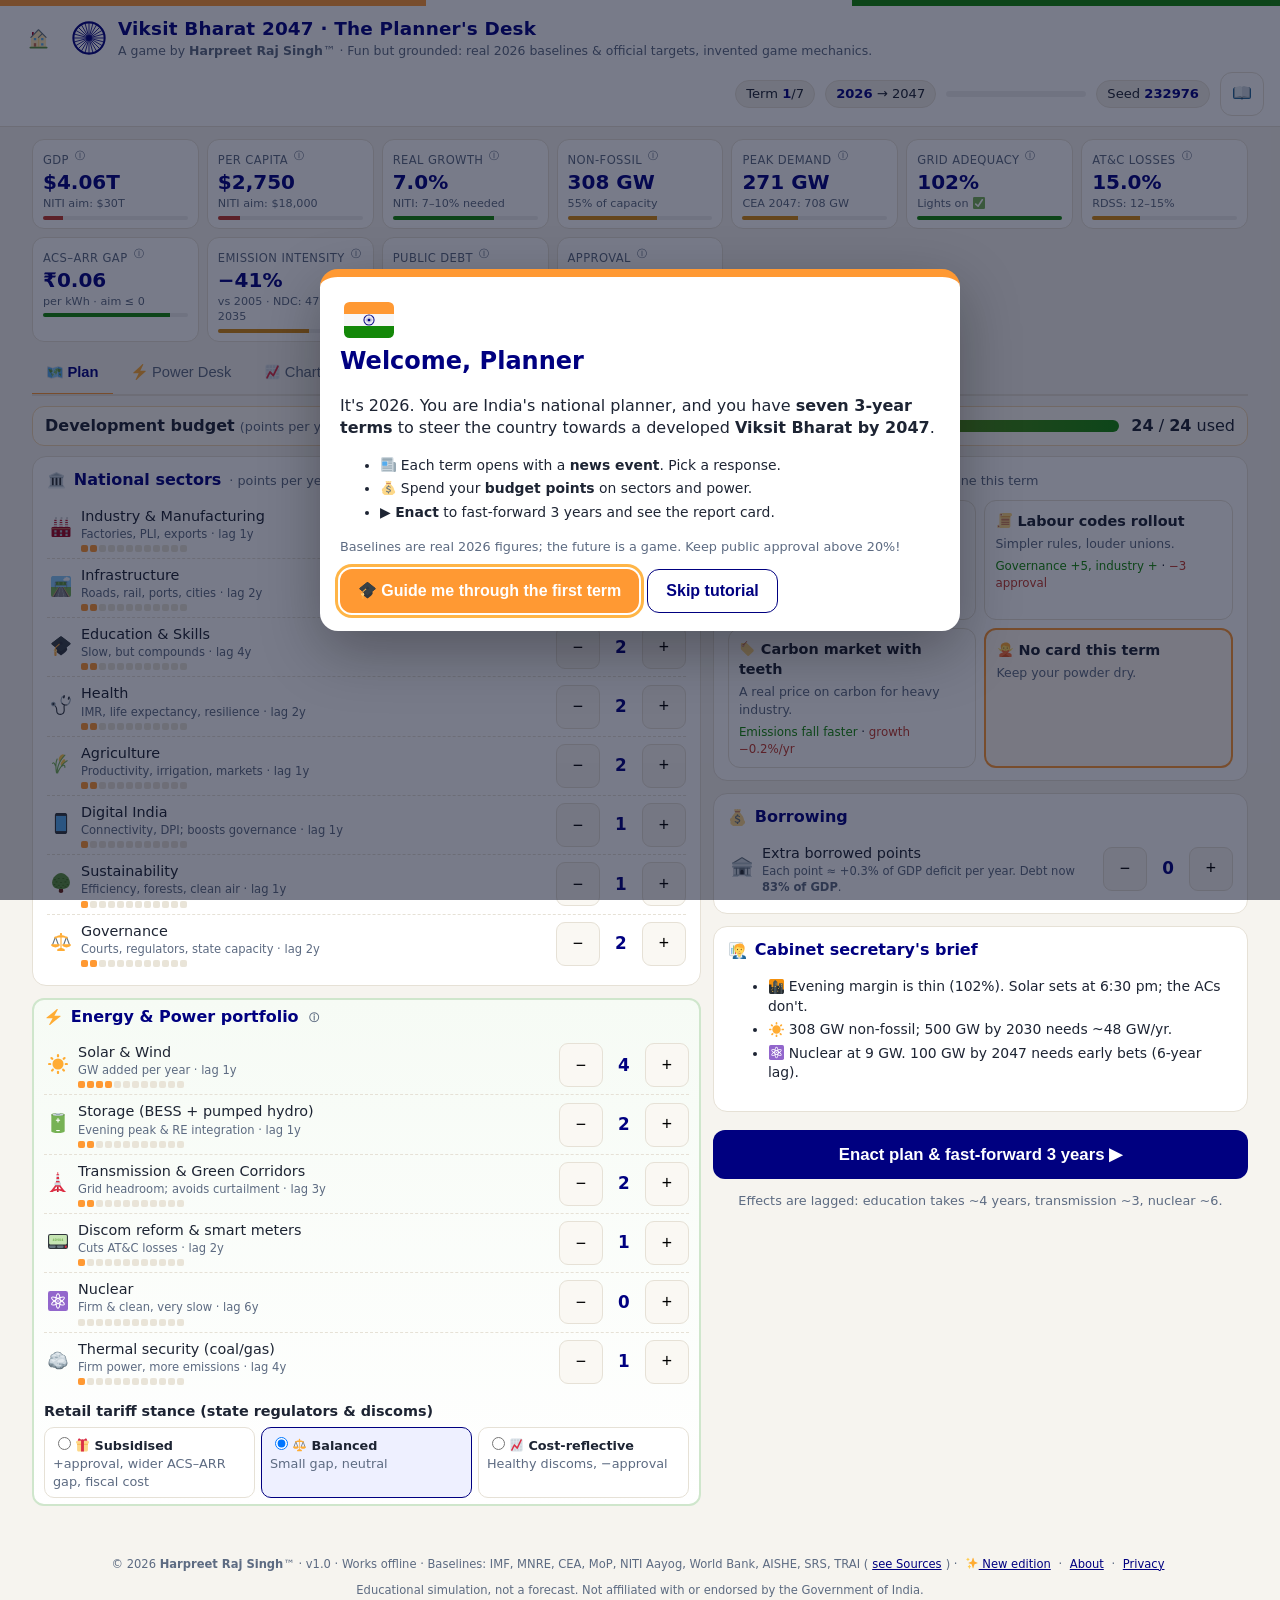
<file: games/viksit-2047-classic/index.html>
<!doctype html>
<html lang="en">
<head>
<meta charset="utf-8">
<meta name="viewport" content="width=device-width,initial-scale=1,viewport-fit=cover">
<meta name="theme-color" content="#000080">
<!-- seo:start (generated by tools/seo.js) -->
<title>Viksit Bharat 2047: The Planner's Desk (Classic edition) | Harpreet Raj Singh</title>
<meta name="description" content="The classic edition of Viksit Bharat 2047, a free educational strategy game by Harpreet Raj Singh: steer India from 2026 to 2047, fund sectors, build the grid and survive surprises, using real 2026 baselines.">
<meta name="author" content="Harpreet Raj Singh">
<meta name="robots" content="index,follow,max-image-preview:large">
<link rel="canonical" href="https://harijim.github.io/hrs-games/games/viksit-2047-classic/">
<meta property="og:type" content="website">
<meta property="og:site_name" content="Harpreet Raj Singh Games">
<meta property="og:locale" content="en_IN">
<meta property="og:title" content="Viksit Bharat 2047: The Planner's Desk (Classic edition) | Harpreet Raj Singh">
<meta property="og:description" content="The classic edition of Viksit Bharat 2047, a free educational strategy game by Harpreet Raj Singh: steer India from 2026 to 2047, fund sectors, build the grid and survive surprises, using real 2026 baselines.">
<meta property="og:url" content="https://harijim.github.io/hrs-games/games/viksit-2047-classic/">
<meta property="og:image" content="https://harijim.github.io/hrs-games/assets/og/viksit-2047-classic-og-1200x630.jpg">
<meta property="og:image:type" content="image/jpeg">
<meta property="og:image:width" content="1200">
<meta property="og:image:height" content="630">
<meta property="og:image:alt" content="Viksit Bharat 2047: The Planner's Desk (Classic edition) by Harpreet Raj Singh">
<meta name="twitter:card" content="summary_large_image">
<meta name="twitter:title" content="Viksit Bharat 2047: The Planner's Desk (Classic edition) | Harpreet Raj Singh">
<meta name="twitter:description" content="The classic edition of Viksit Bharat 2047, a free educational strategy game by Harpreet Raj Singh: steer India from 2026 to 2047, fund sectors, build the grid and survive surprises, using real 2026 baselines.">
<meta name="twitter:image" content="https://harijim.github.io/hrs-games/assets/og/viksit-2047-classic-og-1200x630.jpg">
<meta name="twitter:image:alt" content="Viksit Bharat 2047: The Planner's Desk (Classic edition) by Harpreet Raj Singh">
<script type="application/ld+json">{"@context":"https://schema.org","@graph":[{"@type":["VideoGame","SoftwareApplication"],"@id":"https://harijim.github.io/hrs-games/games/viksit-2047-classic/#game","name":"Viksit Bharat 2047: The Planner's Desk (Classic edition)","alternateName":"Viksit Bharat 2047 Classic","url":"https://harijim.github.io/hrs-games/games/viksit-2047-classic/","description":"The classic edition of Viksit Bharat 2047, a free educational strategy game by Harpreet Raj Singh: steer India from 2026 to 2047, fund sectors, build the grid and survive surprises, using real 2026 baselines.","image":"https://harijim.github.io/hrs-games/assets/og/viksit-2047-classic-og-1200x630.jpg","author":{"@id":"https://harijim.github.io/hrs-games/#harpreet-raj-singh"},"creator":{"@id":"https://harijim.github.io/hrs-games/#harpreet-raj-singh"},"publisher":{"@id":"https://harijim.github.io/hrs-games/#harpreet-raj-singh"},"genre":["Strategy","Simulation","Educational"],"gamePlatform":["Web browser","Android","iOS (Add to Home Screen)"],"operatingSystem":"Any (web browser), Android","applicationCategory":"GameApplication","applicationSubCategory":"Educational strategy game","playMode":"SinglePlayer","inLanguage":"en","isAccessibleForFree":true,"educationalUse":"Edutainment","about":["India","Economic development","Energy transition","Public policy"],"keywords":"educational games, edutainment, Viksit Bharat 2047: The Planner's Desk (Classic edition), Harpreet Raj Singh","offers":{"@type":"Offer","price":"0","priceCurrency":"INR","availability":"https://schema.org/InStock"},"isPartOf":{"@id":"https://harijim.github.io/hrs-games/#website"},"version":"1","exampleOfWork":{"@id":"https://harijim.github.io/hrs-games/games/viksit-2047/#game"}},{"@type":"Person","@id":"https://harijim.github.io/hrs-games/#harpreet-raj-singh","name":"Harpreet Raj Singh","email":"mailto:harpreetrajsingh1@gmail.com","url":"https://harijim.github.io/hrs-games/about.html"},{"@type":"BreadcrumbList","itemListElement":[{"@type":"ListItem","position":1,"name":"Harpreet Raj Singh Games","item":"https://harijim.github.io/hrs-games/"},{"@type":"ListItem","position":2,"name":"Viksit Bharat 2047 (Classic edition)","item":"https://harijim.github.io/hrs-games/games/viksit-2047-classic/"}]}]}</script>
<!-- seo:end -->
<!-- ios:start (generated by tools/build.js) -->
<meta name="mobile-web-app-capable" content="yes">
<meta name="apple-mobile-web-app-capable" content="yes">
<meta name="apple-mobile-web-app-status-bar-style" content="default">
<meta name="apple-mobile-web-app-title" content="HRS Games">
<meta name="format-detection" content="telephone=no">
<link rel="apple-touch-icon" sizes="180x180" href="../../assets/icons/apple-touch-icon-180.png">
<link rel="apple-touch-startup-image" media="(device-width: 320px) and (device-height: 568px) and (-webkit-device-pixel-ratio: 2) and (orientation: portrait)" href="../../assets/splash/splash-640x1136.png">
<link rel="apple-touch-startup-image" media="(device-width: 375px) and (device-height: 667px) and (-webkit-device-pixel-ratio: 2) and (orientation: portrait)" href="../../assets/splash/splash-750x1334.png">
<link rel="apple-touch-startup-image" media="(device-width: 414px) and (device-height: 736px) and (-webkit-device-pixel-ratio: 3) and (orientation: portrait)" href="../../assets/splash/splash-1242x2208.png">
<link rel="apple-touch-startup-image" media="(device-width: 375px) and (device-height: 812px) and (-webkit-device-pixel-ratio: 3) and (orientation: portrait)" href="../../assets/splash/splash-1125x2436.png">
<link rel="apple-touch-startup-image" media="(device-width: 414px) and (device-height: 896px) and (-webkit-device-pixel-ratio: 2) and (orientation: portrait)" href="../../assets/splash/splash-828x1792.png">
<link rel="apple-touch-startup-image" media="(device-width: 414px) and (device-height: 896px) and (-webkit-device-pixel-ratio: 3) and (orientation: portrait)" href="../../assets/splash/splash-1242x2688.png">
<link rel="apple-touch-startup-image" media="(device-width: 390px) and (device-height: 844px) and (-webkit-device-pixel-ratio: 3) and (orientation: portrait)" href="../../assets/splash/splash-1170x2532.png">
<link rel="apple-touch-startup-image" media="(device-width: 428px) and (device-height: 926px) and (-webkit-device-pixel-ratio: 3) and (orientation: portrait)" href="../../assets/splash/splash-1284x2778.png">
<link rel="apple-touch-startup-image" media="(device-width: 393px) and (device-height: 852px) and (-webkit-device-pixel-ratio: 3) and (orientation: portrait)" href="../../assets/splash/splash-1179x2556.png">
<link rel="apple-touch-startup-image" media="(device-width: 430px) and (device-height: 932px) and (-webkit-device-pixel-ratio: 3) and (orientation: portrait)" href="../../assets/splash/splash-1290x2796.png">
<link rel="apple-touch-startup-image" media="(device-width: 402px) and (device-height: 874px) and (-webkit-device-pixel-ratio: 3) and (orientation: portrait)" href="../../assets/splash/splash-1206x2622.png">
<link rel="apple-touch-startup-image" media="(device-width: 440px) and (device-height: 956px) and (-webkit-device-pixel-ratio: 3) and (orientation: portrait)" href="../../assets/splash/splash-1320x2868.png">
<link rel="apple-touch-startup-image" media="(device-width: 768px) and (device-height: 1024px) and (-webkit-device-pixel-ratio: 2) and (orientation: portrait)" href="../../assets/splash/splash-1536x2048.png">
<link rel="apple-touch-startup-image" media="(device-width: 810px) and (device-height: 1080px) and (-webkit-device-pixel-ratio: 2) and (orientation: portrait)" href="../../assets/splash/splash-1620x2160.png">
<link rel="apple-touch-startup-image" media="(device-width: 820px) and (device-height: 1180px) and (-webkit-device-pixel-ratio: 2) and (orientation: portrait)" href="../../assets/splash/splash-1640x2360.png">
<link rel="apple-touch-startup-image" media="(device-width: 834px) and (device-height: 1194px) and (-webkit-device-pixel-ratio: 2) and (orientation: portrait)" href="../../assets/splash/splash-1668x2388.png">
<link rel="apple-touch-startup-image" media="(device-width: 1024px) and (device-height: 1366px) and (-webkit-device-pixel-ratio: 2) and (orientation: portrait)" href="../../assets/splash/splash-2048x2732.png">
<!-- ios:end -->
<link rel="manifest" href="../../manifest.webmanifest">
<link rel="icon" href="../../assets/icons/icon-192.png">
<link rel="stylesheet" href="../../css/hrs-common.css">
<script src="../../js/capacitor.js"></script>
<script src="../../js/twemoji.min.js"></script>
<script src="../../js/hrs-common.js"></script>
<style>
:root{--saffron:#FF9933;--white:#fff;--green:#138808;--navy:#000080;--ink:#1d2433;--muted:#5d6b82;--bg:#f6f4ef;--card:#fff;--line:#e6e1d6;--bad:#c0392b;--warn:#d68910;--good:#138808;}
*{box-sizing:border-box}
body{margin:0;font-family:system-ui,-apple-system,"Segoe UI",Roboto,"Noto Sans",sans-serif;background:var(--bg);color:var(--ink);line-height:1.4}
.tricolour{height:6px;background:linear-gradient(90deg,var(--saffron) 0 33.3%,#fff 33.3% 66.6%,var(--green) 66.6%)}
header{display:flex;align-items:center;gap:12px;padding:10px 16px;background:#fff;border-bottom:1px solid var(--line);flex-wrap:wrap;position:sticky;top:0;z-index:20}
.chakra{width:34px;height:34px;flex:none}
header h1{font-size:1.15rem;margin:0;color:var(--navy);letter-spacing:.2px}
header .sub{font-size:.78rem;color:var(--muted)}
.hstat{margin-left:auto;display:flex;gap:10px;align-items:center;flex-wrap:wrap}
.pill{background:#f1efe8;border:1px solid var(--line);border-radius:999px;padding:4px 10px;font-size:.82rem;white-space:nowrap}
.pill b{color:var(--navy)}
.yearbar{height:6px;background:#eee;border-radius:3px;overflow:hidden;width:140px}
.yearbar i{display:block;height:100%;background:linear-gradient(90deg,var(--saffron),var(--green));transition:width .8s}
main{max-width:1240px;margin:0 auto;padding:12px}
.kpis{display:grid;grid-template-columns:repeat(auto-fill,minmax(150px,1fr));gap:8px;margin-bottom:10px}
.kpi{background:var(--card);border:1px solid var(--line);border-radius:12px;padding:8px 10px;position:relative;cursor:help;transition:box-shadow .3s}
.kpi .l{font-size:.72rem;color:var(--muted);text-transform:uppercase;letter-spacing:.4px}
.kpi .v{font-size:1.25rem;font-weight:700;color:var(--navy)}
.kpi .t{font-size:.7rem;color:var(--muted)}
.kpi .bar{height:4px;background:#eee;border-radius:2px;margin-top:4px;overflow:hidden}
.kpi .bar i{display:block;height:100%;background:var(--green);transition:width .8s}
.kpi.up{animation:flashG 1.2s}.kpi.down{animation:flashR 1.2s}
@keyframes flashG{0%{box-shadow:0 0 0 3px rgba(19,136,8,.6)}100%{box-shadow:0 0 0 0 rgba(19,136,8,0)}}
@keyframes flashR{0%{box-shadow:0 0 0 3px rgba(192,57,43,.6)}100%{box-shadow:0 0 0 0 rgba(192,57,43,0)}}
.src{font-size:.65rem;color:var(--muted);vertical-align:super;margin-left:2px;cursor:help}
.tabs{display:flex;gap:4px;overflow-x:auto;margin-bottom:10px;border-bottom:2px solid var(--line)}
.tabs button{border:0;background:none;padding:9px 14px;font-size:.92rem;cursor:pointer;color:var(--muted);border-bottom:3px solid transparent;margin-bottom:-2px;white-space:nowrap}
.tabs button.on{color:var(--navy);border-bottom-color:var(--saffron);font-weight:600}
.tab{display:none}.tab.on{display:block;animation:fade .3s}
@keyframes fade{from{opacity:0;transform:translateY(4px)}to{opacity:1}}
.grid2{display:grid;grid-template-columns:1.25fr 1fr;gap:12px}
@media (max-width:860px){.grid2{grid-template-columns:1fr}}
.panel{background:var(--card);border:1px solid var(--line);border-radius:14px;padding:12px 14px;margin-bottom:12px}
.panel h2{font-size:1rem;margin:0 0 8px;color:var(--navy);display:flex;align-items:center;gap:8px;flex-wrap:wrap}
.panel h3{font-size:.9rem;margin:10px 0 6px}
.budget{position:sticky;top:62px;z-index:5;background:#fffdf7;border:1px solid #f2d7b0;border-radius:12px;padding:8px 12px;margin-bottom:10px;display:flex;gap:12px;align-items:center;flex-wrap:wrap}
.budget .meter{flex:1;min-width:160px;height:12px;background:#eee;border-radius:6px;overflow:hidden}
.budget .meter i{display:block;height:100%;background:linear-gradient(90deg,var(--saffron),var(--green));transition:width .25s}
.budget.over .meter i{background:var(--bad)}
.row{display:grid;grid-template-columns:28px 1fr 34px 34px 34px;gap:6px;align-items:center;padding:6px 0;border-bottom:1px dashed var(--line)}
.row:last-child{border-bottom:0}
.row .ic{font-size:1.2rem;text-align:center}
.row .nm{font-size:.9rem}
.row .nm small{display:block;color:var(--muted);font-size:.72rem}
.row button{width:34px;height:34px;border-radius:9px;border:1px solid var(--line);background:#faf8f3;font-size:1.1rem;cursor:pointer}
.row button:active{transform:scale(.94)}
.row .val{text-align:center;font-weight:700;font-size:1.05rem;color:var(--navy)}
.dots{display:flex;gap:2px;margin-top:3px}.dots i{width:7px;height:7px;border-radius:2px;background:#e9e4d8}.dots i.f{background:var(--saffron)}
.power-group{border:2px solid #cfe6cc;background:linear-gradient(180deg,#f6fbf5,#fff);border-radius:12px;padding:6px 10px}
.radios{display:flex;gap:6px;flex-wrap:wrap}
.radios label{flex:1;min-width:120px;border:1px solid var(--line);border-radius:10px;padding:6px 8px;cursor:pointer;font-size:.8rem;background:#fff}
.radios input{margin-right:4px}
.radios label.sel{border-color:var(--navy);background:#eef0ff}
.cards{display:grid;grid-template-columns:repeat(auto-fit,minmax(180px,1fr));gap:8px}
.pcard{border:1px solid var(--line);border-radius:12px;padding:10px;cursor:pointer;background:#fff;transition:transform .15s,box-shadow .15s;position:relative}
.pcard:hover{transform:translateY(-2px);box-shadow:0 4px 12px rgba(0,0,0,.08)}
.pcard.sel{border:2px solid var(--saffron);background:#fff8ef}
.pcard .t{font-weight:700;font-size:.9rem}.pcard .d{font-size:.78rem;color:var(--muted);margin-top:4px}
.pcard .fx{font-size:.74rem;margin-top:6px}
.fx .p{color:var(--good)}.fx .n{color:var(--bad)}
.btn{background:var(--navy);color:#fff;border:0;border-radius:12px;padding:12px 18px;font-size:1rem;cursor:pointer;font-weight:600}
.btn:hover{filter:brightness(1.15)}.btn:disabled{opacity:.4;cursor:not-allowed}
.btn.sec{background:#fff;color:var(--navy);border:1px solid var(--navy)}
.btn.saf{background:var(--saffron)}
.enact{width:100%;margin-top:6px;font-size:1.05rem;padding:14px}
.chartgrid{display:grid;grid-template-columns:repeat(auto-fill,minmax(340px,1fr));gap:10px}
@media (max-width:420px){.chartgrid{grid-template-columns:1fr}}
.chart{background:#fff;border:1px solid var(--line);border-radius:12px;padding:8px}
.chart h4{margin:0 0 4px;font-size:.85rem;color:var(--navy)}
.chart canvas{width:100%;height:190px;display:block}
.legend{display:flex;flex-wrap:wrap;gap:8px;font-size:.7rem;color:var(--muted);margin-top:4px}
.legend i{display:inline-block;width:10px;height:10px;border-radius:2px;margin-right:3px;vertical-align:middle}
table{width:100%;border-collapse:collapse;font-size:.84rem}
th,td{padding:6px 6px;border-bottom:1px solid var(--line);text-align:left;vertical-align:top}
th{color:var(--muted);font-weight:600;font-size:.75rem;text-transform:uppercase}
.st{font-weight:700;white-space:nowrap}.st.ok{color:var(--good)}.st.bad{color:var(--bad)}.st.pend{color:var(--warn)}
.modal{position:fixed;inset:0;background:rgba(10,15,40,.55);display:flex;align-items:center;justify-content:center;z-index:50;padding:12px}
.modal.hidden{display:none}
.mcard{background:#fff;border-radius:18px;max-width:640px;width:100%;max-height:92vh;overflow:auto;padding:18px 20px;box-shadow:0 20px 60px rgba(0,0,0,.3);animation:pop .35s cubic-bezier(.2,1.4,.4,1);border-top:8px solid var(--saffron)}
@keyframes pop{from{transform:scale(.85) rotate(-1deg);opacity:0}to{transform:none;opacity:1}}
.mcard h2{margin:0 0 6px;color:var(--navy)}
.mcard .big{font-size:3rem;line-height:1}
.choice{display:block;width:100%;text-align:left;border:1px solid var(--line);border-radius:12px;padding:10px 12px;margin:8px 0;background:#fbfaf7;cursor:pointer;font-size:.9rem}
.choice:hover{border-color:var(--saffron);background:#fff6ea}
.choice b{color:var(--navy)}.choice small{display:block;color:var(--muted);margin-top:2px}
.delta{display:grid;grid-template-columns:1fr auto auto;gap:4px 10px;font-size:.86rem;margin:8px 0}
.delta .u{color:var(--good);font-weight:600}.delta .d{color:var(--bad);font-weight:600}
.notes li{margin:4px 0;font-size:.87rem}
.tip{position:fixed;z-index:60;max-width:300px;background:#1d2433;color:#fff;font-size:.78rem;padding:8px 10px;border-radius:10px;box-shadow:0 6px 20px rgba(0,0,0,.25)}
.tip a{color:#ffcf8f}.tip.hidden{display:none}
#toasts{position:fixed;right:12px;bottom:12px;z-index:70;display:flex;flex-direction:column;gap:8px;max-width:330px}
.toast{background:#fff;border-left:6px solid var(--green);border-radius:10px;padding:10px 12px;box-shadow:0 6px 20px rgba(0,0,0,.2);font-size:.85rem;animation:slide .4s}
.toast.bad{border-left-color:var(--bad)}
@keyframes slide{from{transform:translateX(120%)}to{transform:none}}
#confetti{position:fixed;inset:0;pointer-events:none;z-index:80}
.grade{font-size:5rem;font-weight:900;text-align:center;background:linear-gradient(180deg,var(--saffron),var(--navy) 50%,var(--green));-webkit-background-clip:text;background-clip:text;color:transparent}
.sbar{height:10px;background:#eee;border-radius:5px;overflow:hidden}.sbar i{display:block;height:100%;background:linear-gradient(90deg,var(--saffron),var(--green))}
.mix{display:flex;height:22px;border-radius:6px;overflow:hidden;margin:6px 0}
.mix span{display:block;height:100%}
.gauge{display:flex;align-items:center;gap:8px;font-size:.85rem;margin:4px 0}
.gauge .g{flex:1;height:10px;background:#eee;border-radius:5px;position:relative;overflow:hidden}
.gauge .g i{position:absolute;left:0;top:0;bottom:0;border-radius:5px;transition:width .6s}
.muted{color:var(--muted);font-size:.8rem}
.howto li{margin:5px 0}
footer{text-align:center;color:var(--muted);font-size:.72rem;padding:16px}
a{color:var(--navy)}
@media (max-width:600px){header{position:static;padding:8px 10px;gap:8px}header h1{font-size:1rem}header .sub{display:none}.hstat{margin-left:0;gap:6px}.yearbar{width:80px}.budget{top:0}.kpis{grid-template-columns:repeat(2,1fr)}.kpi .v{font-size:1.1rem}main{padding:8px}.mcard{padding:14px}.gauge span{width:120px!important}}
/* ---- HRS app additions ---- */
html{font-size:calc(100% * var(--hrs-scale,1))}
.budget{top:var(--hdrH,62px)}
.row{grid-template-columns:28px 1fr 44px 30px 44px}
.row button{width:44px;height:44px}
.tabs button{min-height:44px}
.btn{min-height:44px}
.radios label{min-height:44px}
.src{position:relative;display:inline-block}
.src::after{content:"";position:absolute;inset:-12px -8px}
.pcard:focus-visible,.kpi:focus-visible{outline:3px solid var(--saffron);outline-offset:2px}
.hdr-btn{background:#fff;border:1px solid var(--line);border-radius:12px;min-width:44px;min-height:44px;font-size:1.05rem;cursor:pointer;color:var(--navy)}
.linkbtn{background:none;border:0;padding:0;color:var(--navy);text-decoration:underline;cursor:pointer;font:inherit;min-height:0}
footer .linkbtn,footer a{display:inline-block;padding:10px 4px}
.mclose{float:right;background:#f1efe8;border:1px solid var(--line);border-radius:12px;min-width:44px;min-height:44px;font-size:1.1rem;cursor:pointer}
.srclist{padding-left:18px}.srclist li{margin:10px 0;font-size:.88rem}.srclist .s{color:var(--muted);font-size:.78rem}
.gloss dt{font-weight:700;color:var(--navy);margin-top:10px}.gloss dd{margin:2px 0 0;font-size:.88rem}
.resume-note{font-size:.85rem}
#toasts{pointer-events:none;bottom:calc(12px + env(safe-area-inset-bottom,0px));right:calc(12px + env(safe-area-inset-right,0px))}
/* notch / home-indicator safe areas (viewport-fit=cover) */
body{padding:env(safe-area-inset-top,0px) env(safe-area-inset-right,0px) env(safe-area-inset-bottom,0px) env(safe-area-inset-left,0px)}
.modal{padding:max(12px,env(safe-area-inset-top,0px)) max(12px,env(safe-area-inset-right,0px)) max(12px,env(safe-area-inset-bottom,0px)) max(12px,env(safe-area-inset-left,0px))}
.mcard{max-height:92dvh}
@media (max-width:600px){.row{grid-template-columns:24px 1fr 44px 26px 44px;gap:4px}}
</style>
</head>
<body>
<div class="tricolour"></div>
<header>
  <a class="hrs-home" href="../../index.html" aria-label="Home: all games">🏠</a>
  <svg class="chakra" viewBox="-50 -50 100 100" aria-hidden="true"><circle r="46" fill="none" stroke="#000080" stroke-width="6"/><circle r="8" fill="#000080"/><g id="spokes" stroke="#000080" stroke-width="2.5"></g></svg>
  <div><h1>Viksit Bharat 2047 · The Planner's Desk</h1><div class="sub">A game by <b>Harpreet Raj Singh</b>™ · Fun but grounded: real 2026 baselines &amp; official targets, invented game mechanics.</div></div>
  <div class="hstat">
    <span class="pill">Term <b id="hTerm">1</b>/7</span>
    <span class="pill"><b id="hYear">2026</b> → 2047</span>
    <div class="yearbar" title="Progress to 2047"><i id="hProg" style="width:0%"></i></div>
    <span class="pill">Seed <b id="hSeed"></b></span>
    <button class="hdr-btn" id="glossBtn" type="button" aria-label="Glossary of terms" title="Glossary">📖</button>
  </div>
</header>
<main>
  <section class="kpis" id="kpis"></section>
  <nav class="tabs" id="tabs" role="tablist" aria-label="Game sections">
    <button data-tab="plan" class="on">🗺️ Plan</button>
    <button data-tab="power">⚡ Power Desk</button>
    <button data-tab="charts">📈 Charts</button>
    <button data-tab="targets">🎯 2047 Targets</button>
    <button data-tab="how">❓ How to play</button>
  </nav>

  <section class="tab on" id="tab-plan">
    <div class="budget" id="budgetBox">
      <div><b>Development budget</b> <span class="muted">(points per year, this term)</span></div>
      <div class="meter"><i id="bMeter"></i></div>
      <div><b id="bUsed">0</b> / <b id="bTotal">0</b> used</div>
    </div>
    <div class="grid2">
      <div>
        <div class="panel">
          <h2>🏛️ National sectors <span class="muted" style="font-weight:400">· points per year for this 3-year term</span></h2>
          <div id="sectorRows"></div>
        </div>
        <div class="panel power-group">
          <h2>⚡ Energy &amp; Power portfolio <span class="src" data-tip="powerdesk">ⓘ</span></h2>
          <div id="powerRows"></div>
          <h3>Retail tariff stance (state regulators &amp; discoms)</h3>
          <div class="radios" id="tariffRadios"></div>
        </div>
      </div>
      <div>
        <div class="panel">
          <h2>🃏 Policy card <span class="muted" style="font-weight:400">· pick at most one this term</span></h2>
          <div class="cards" id="policyCards"></div>
        </div>
        <div class="panel">
          <h2>💰 Borrowing</h2>
          <div class="row">
            <div class="ic">🏦</div><div class="nm">Extra borrowed points<small>Each point ≈ +0.3% of GDP deficit per year. Debt now <b id="debtNow"></b>.</small></div>
            <button data-b="-1">−</button><div class="val" id="borrowVal">0</div><button data-b="1">+</button>
          </div>
        </div>
        <div class="panel" id="advisorPanel">
          <h2>🧑‍💼 Cabinet secretary's brief</h2>
          <ul class="notes" id="advisor"></ul>
        </div>
        <button class="btn enact" id="enactBtn">Enact plan &amp; fast-forward 3 years ▶</button>
        <p class="muted" style="text-align:center">Effects are lagged: education takes ~4 years, transmission ~3, nuclear ~6.</p>
      </div>
    </div>
  </section>

  <section class="tab" id="tab-power">
    <div class="grid2">
      <div class="panel">
        <h2>⚡ Grid status · <span id="pwYear"></span></h2>
        <div class="muted">Installed capacity mix (GW)</div>
        <div class="mix" id="mixBar"></div>
        <div class="legend" id="mixLegend"></div>
        <div id="gauges" style="margin-top:10px"></div>
      </div>
      <div class="panel">
        <h2>🔌 Discoms &amp; demand</h2>
        <table id="pwTable"></table>
      </div>
    </div>
    <div class="chartgrid" id="powerCharts"></div>
    <div class="panel" style="margin-top:10px">
      <h2>🧠 How the power model works (game mechanics)</h2>
      <ul class="muted howto">
        <li><b>Adequacy</b> = the tightest of three checks: evening firm capacity vs evening peak (≈92% of peak), midday capacity (incl. solar) vs peak, and annual energy. Firm-capacity factors (game assumptions): coal 0.85, gas 0.5, nuclear 0.85, hydro 0.45, wind 0.12, solar 0 at evening / 0.55 midday, storage = GWh ÷ 4 h.</li>
        <li><b>Curtailment</b> happens when solar+wind exceed the grid's integration headroom. Transmission and storage add headroom. Curtailment scares developers and raises costs.</li>
        <li><b>ACS–ARR gap</b> moves with AT&amp;C losses, tariff stance, fuel shocks, curtailment and buying scarce power. A gap above ₹0.40/kWh for 2+ years triggers a discom crisis.</li>
        <li><b>Investor confidence</b> in new solar/wind falls with curtailment and discom payment risk.</li>
        <li>Coal starts retiring 2.5 GW/yr from 2035 (assumption). Battery costs fall each year, so storage gets cheaper to build.</li>
      </ul>
    </div>
  </section>

  <section class="tab" id="tab-charts"><div class="chartgrid" id="charts"></div></section>

  <section class="tab" id="tab-targets">
    <div class="panel"><h2>🎯 Milestones &amp; Viksit Bharat yardsticks</h2><table id="targetTable"></table>
    <p class="muted">"Official" = a stated government/World Bank figure (see <button type="button" class="linkbtn" data-open="sources">Sources</button>). "Game" = a design yardstick, not an official target.</p></div>
  </section>

  <section class="tab" id="tab-how">
    <div class="panel howto">
      <h2>❓ How to play</h2>
      <ol>
        <li><b>You are India's national planner</b> from 2026 to 2047, over seven 3-year terms.</li>
        <li><b>Each term opens with an event card.</b> Pick a response; every option has trade-offs. (Monsoons, oil shocks, heat domes, pandemics, breakthroughs…)</li>
        <li><b>Spend your development budget</b> (points scale with GDP) across 8 national sectors and 6 power levers. Returns diminish: 8 points is not twice as good as 4.</li>
        <li><b>Pick one policy card</b> (optional) and set the retail tariff stance. You can borrow extra points, but debt drags growth.</li>
        <li><b>Hit "Enact"</b> to simulate 3 years. Watch the report card, the brief, and milestone celebrations.</li>
        <li><b>Synergies:</b> infrastructure + reliable power supercharge industry. Digital boosts governance. Education raises the payoff from industry (after a lag).</li>
        <li><b>Keep the people with you:</b> if approval ends a term below 20%, you're out of office.</li>
        <li><b>In 2047</b> you're scored against Viksit Bharat yardsticks: NITI Aayog's US$30 trillion / US$18,000 per capita aspiration, energy &amp; climate targets, human development, governance and fiscal health.</li>
      </ol>
      <p class="muted">Tap any <span class="src">ⓘ</span> or KPI card for the real-world source. Baselines are real (mostly mid-2026). All future dynamics are invented game mechanics, simplified for playability. This is not a forecast.</p>
      <p><button class="btn sec" data-open="tutorial">🎓 Replay tutorial</button> <button class="btn sec" data-open="glossary">📖 Glossary</button> <button class="btn sec" data-open="sources">🔗 Sources</button></p>
      <p><button class="btn sec" id="newGameBtn">🔄 New game (new seed)</button> <button class="btn sec" id="exportBtn">📋 Copy run log (for feedback)</button></p>
    </div>
  </section>
</main>
<footer>© 2026 <b>Harpreet Raj Singh</b>™ · v1.0 · Works offline · Baselines: IMF, MNRE, CEA, MoP, NITI Aayog, World Bank, AISHE, SRS, TRAI (<button type="button" class="linkbtn" data-open="sources">see Sources</button>) · <a href="../viksit-2047/">✨ New edition</a> · <a href="../../about.html">About</a> · <a href="../../privacy.html">Privacy</a><br>Educational simulation, not a forecast. Not affiliated with or endorsed by the Government of India.</footer>
<div class="modal hidden" id="modal"><div class="mcard" id="mcard"></div></div>
<div class="tip hidden" id="tip"></div>
<div id="toasts" role="status" aria-live="polite"></div>
<canvas id="confetti"></canvas>
<script>
"use strict";
/* ================= FACTS (real-world, sourced) ================= */
const FACTS={
 gdp:{t:"India's nominal GDP 2026 ≈ US$4.06 trillion; IMF projects ≈ US$6.74T by 2031.",s:"IMF World Economic Outlook (Oct 2026), DataMapper",u:"https://www.imf.org/external/datamapper/NGDPD@WEO/IND"},
 pc:{t:"GDP per capita 2026 ≈ US$2,750 (IMF). World Bank FY27 high-income threshold: GNI per capita > US$14,375 (Atlas). The game uses GDP per capita as a proxy.",s:"IMF WEO; World Bank country classifications FY27",u:"https://datahelpdesk.worldbank.org/knowledgebase/articles/906519"},
 growth:{t:"IMF projects India's real GDP growth at 7.0% in 2026 and 2027.",s:"IMF WEO (Oct 2026)",u:"https://www.imf.org/external/datamapper/NGDP_RPCH@WEO/IND"},
 debt:{t:"General government gross debt ≈ 83.1% of GDP in 2026 (IMF).",s:"IMF WEO (Oct 2026)",u:"https://www.imf.org/external/datamapper/GGXWDG_NGDP@WEO/IND"},
 niti:{t:"NITI Aayog's 'Vision for Viksit Bharat @2047' approach paper: strive to be a US$30 trillion economy with per capita income of US$18,000 by 2047; needs 7–10% growth for 20–30 years.",s:"NITI Aayog approach paper (2024), via Business Standard",u:"https://www.business-standard.com/economy/news/need-to-become-a-30-trn-economy-with-18-000-per-capita-income-niti-paper-124072800318_1.html"},
 nf:{t:"Non-fossil capacity 308.03 GW as on 30.09.2026: solar 171.05, wind 59.20, large hydro 52.06, small hydro 5.18, bio ≈11.4, nuclear 8.78 GW.",s:"MNRE Physical Progress",u:"https://mnre.gov.in/en/physical-progress/"},
 t500:{t:"Target: 500 GW of non-fossil installed capacity by 2030. India crossed 300 GW on 31 July 2026.",s:"PIB, 9 Aug 2026",u:"https://www.pib.gov.in/PressReleasePage.aspx?PRID=2296782"},
 cap:{t:"Total installed capacity 542.35 GW (31.05.2026): coal 223.5 GW (41.2%), lignite 6.6, gas 20.1, diesel 0.6 GW. ≈555 GW by Aug 2026.",s:"CEA Installed Capacity report; CREA Q2 2026 snapshot",u:"https://cea.nic.in/reports/dashboardView?headingId=107&lang=en&subHeadingId=1003&subSubHeadingId=10014&title=Installed+Capacity"},
 peak:{t:"All-time peak demand 270.82 GW met on 21 May 2026. CEA projections: ~366 GW (2031-32, NEP), 459 GW (2035-36), 708 GW by 2047.",s:"Ministry of Power via ETEnergyworld; CEA plans via PIB/Mint",u:"https://energy.economictimes.indiatimes.com/news/power/indias-peak-power-demand-shoots-to-record-high-of-270-82-gw-amid-heatwave/131248256"},
 atc:{t:"National AT&C losses fell from 21.91% (FY21) to 15.04% (FY25). RDSS aims for 12–15% pan-India and a zero ACS–ARR gap.",s:"PIB / Ministry of Power",u:"https://www.pib.gov.in/PressReleasePage.aspx?PRID=2238919"},
 gap:{t:"ACS–ARR gap narrowed from ₹0.69/kWh (FY21) to ₹0.06/kWh (FY25); discoms posted their first aggregate profit after tax (₹2,701 crore) in FY25.",s:"PIB / Ministry of Power",u:"https://www.pib.gov.in/PressReleasePage.aspx?PRID=2238919"},
 storage:{t:"≈9.1 GWh battery storage operational (Aug 2026); ≈290 GWh of storage (BESS + pumped hydro) tendered.",s:"CREA India Energy Snapshot Q2 2026",u:"https://energyandcleanair.org/wp/wp-content/uploads/2026/10/CREA_Press-Release_India-Energy-Snapshot-Q2-2026.pdf"},
 coalgen:{t:"Coal supports over 70% of India's electricity generation (~64% in Q2 FY27, a monsoon quarter).",s:"PIB factsheet; CREA",u:"https://www.pib.gov.in/FactsheetDetails.aspx?ModuleId=16&id=150868"},
 energy:{t:"CEA projected FY2025-26 energy requirement of ≈1,850 BU.",s:"CEA LGBR 2025-26 (via Power Peak Digest)",u:"https://powerpeakdigest.com/india-projects-0-9-energy-surplus-but-1-2-peak-deficit-in-2025-26-cea/"},
 nuc:{t:"Government target: 100 GW nuclear capacity by 2047. Installed nuclear today: 8.78 GW.",s:"Lok Sabha statement via The Hindu",u:"https://www.thehindu.com/news/cities/puducherry/overall-peak-power-demand-increased-by-12-during-april-june-says-union-power-minister/article71271826.ece"},
 ndc:{t:"NDC: cut emissions intensity of GDP 45% by 2030 and 47% by 2035 (vs 2005); 60% non-fossil capacity by 2035; net zero by 2070. Achieved 37.38% intensity cut by 2022.",s:"PIB (2026); UNFCCC NDC 2031-35",u:"https://www.pib.gov.in/PressReleasePage.aspx?PRID=2299186"},
 ger:{t:"Higher-education GER 30 (AISHE 2023-24). NEP 2020 target: 50% by 2035.",s:"AISHE 2023-24",u:"https://aishe.gov.in/"},
 imr:{t:"Infant mortality rate 24 per 1,000 live births (SRS 2024). Life expectancy at birth 70.3 years (2019-23).",s:"NHM (SRS); Economic Survey Table 8.1",u:"https://nhm.gov.in/"},
 internet:{t:"111.42 crore internet subscribers (June 2026), ≈75 per 100 people.",s:"TRAI",u:"https://www.trai.gov.in/sites/default/files/2026-10/PR_No135of2026.pdf"},
 food:{t:"Record foodgrain production of 376.56 million tonnes in 2025-26 (3rd advance estimates).",s:"Ministry of Agriculture via PIB",u:"https://www.pib.gov.in/PressReleasePage.aspx?PRID=2265965"},
 punjab:{t:"Punjab's PSPCL met a record 17,452 MW demand in July 2026 during the paddy season.",s:"ETEnergyworld",u:"https://energy.economictimes.indiatimes.com/news/power/pspcl-steps-up-transmission-capacity-as-punjab-power-demand-hits-record-17452-mw/134761332"},
 tx:{t:"CEA's transmission plan: 335 GW of transmission to carry 280 GW of variable RE to the ISTS by 2030; 2,053 GW installed needed for a 708 GW peak by 2047.",s:"Mint (CEA transmission plan launch)",u:"https://www.livemint.com/industry/cea-power-distribution-renewable-energy-transmission-manohar-lal-power-ministry-11728888777389.html"},
 powerdesk:{t:"These six levers drive the grid model. Capacities start at real CEA/MNRE values; costs, lags and firm-capacity factors are game assumptions.",s:"See SOURCES.md",u:""},
 gov:{t:"Governance index (0–100) is a game construct, loosely inspired by ease-of-doing-business style indices. Not an official score.",s:"Game assumption",u:""},
 approval:{t:"Public approval is a game mechanic (starts at 58%).",s:"Game assumption",u:""},
 farm:{t:"Farm income index (2026 = 100) is a game construct.",s:"Game assumption",u:""}
};

/* ================= CONFIG ================= */
const START=2026, END=2047, TERM_YEARS=3, NTERMS=7, KREF=16.8;
const SECTORS=[
 {k:'ind',n:'Industry & Manufacturing',i:'🏭',lag:1,d:'Factories, PLI, exports'},
 {k:'infra',n:'Infrastructure',i:'🛣️',lag:2,d:'Roads, rail, ports, cities'},
 {k:'edu',n:'Education & Skills',i:'🎓',lag:4,d:'Slow, but compounds'},
 {k:'health',n:'Health',i:'🩺',lag:2,d:'IMR, life expectancy, resilience'},
 {k:'agri',n:'Agriculture',i:'🌾',lag:1,d:'Productivity, irrigation, markets'},
 {k:'digital',n:'Digital India',i:'📱',lag:1,d:'Connectivity, DPI; boosts governance'},
 {k:'sus',n:'Sustainability',i:'🌳',lag:1,d:'Efficiency, forests, clean air'},
 {k:'gov',n:'Governance',i:'⚖️',lag:2,d:'Courts, regulators, state capacity'}];
const POWER=[
 {k:'re',n:'Solar & Wind',i:'☀️',lag:1,d:'GW added per year'},
 {k:'sto',n:'Storage (BESS + pumped hydro)',i:'🔋',lag:1,d:'Evening peak & RE integration'},
 {k:'tx',n:'Transmission & Green Corridors',i:'🗼',lag:3,d:'Grid headroom; avoids curtailment'},
 {k:'dist',n:'Discom reform & smart meters',i:'📟',lag:2,d:'Cuts AT&C losses'},
 {k:'nuc',n:'Nuclear',i:'⚛️',lag:6,d:'Firm & clean, very slow'},
 {k:'th',n:'Thermal security (coal/gas)',i:'🪨',lag:4,d:'Firm power, more emissions'}];
const ALLK=[...SECTORS,...POWER].map(x=>x.k);
const LAG0=Object.fromEntries([...SECTORS,...POWER].map(x=>[x.k,x.lag]));
const DEFAULT_ALLOC={ind:2,infra:2,edu:2,health:2,agri:2,digital:1,sus:1,gov:2,re:4,sto:2,tx:2,dist:1,nuc:0,th:1};
const TARIFFS=[
 {k:'sub',n:'🎁 Subsidised',d:'+approval, wider ACS–ARR gap, fiscal cost'},
 {k:'bal',n:'⚖️ Balanced',d:'Small gap, neutral'},
 {k:'cost',n:'📈 Cost-reflective',d:'Healthy discoms, −approval'}];

/* ================= RNG & helpers ================= */
function rand(s){let t=(s.rng=(s.rng+0x6D2B79F5)|0);t=Math.imul(t^t>>>15,t|1);t^=t+Math.imul(t^t>>>7,t|61);return((t^t>>>14)>>>0)/4294967296;}
const clamp=(x,a,b)=>Math.max(a,Math.min(b,x));
const eff=a=>a<=0?0:Math.pow(a,0.75);

/* ================= STATE ================= */
function newState(seed){
 const s={seed,rng:seed|0,year:START,term:0,gdp:4.06,pop:1.4766,debt:83.1,approval:58,g:0.07,synergy:0,
  ger:30,imr:24,le:70.3,internet:75.5,food:376.6,foodTrend:376.6,farm:100,gov:50,eir:41,
  p:{solar:171.1,wind:59.2,hydro:57.2,bio:11.4,nuc:8.78,coal:230.1,gas:20.7,sto:9.1,head:250,peak:270.8,energy:1850,atc:15.04,gap:0.06,curt:0,adq:1,nfGenShare:0.32,gapYears:0,ic:1},
  K:{},pipe:{},lag:{...LAG0},mult:{},
  mods:{peakAdj:0,firmAdj:0,pd:0,budgetAdj:0,emisBonus:0,indG:0,atcDrift:0,gapAdj:0,coalBan:false,peakGrowth:0,reMult:1,govDrift:0,farmBonus:0},
  temp:[],alloc:{...DEFAULT_ALLOC},tariff:'bal',borrow:0,termBudgetAdj:0,policy:null,hand:[],usedPolicies:[],event:null,eventsSeen:[],
  history:[],log:[],ms:{},newMs:[],missedMs:[],over:false,lostMandate:false};
 for(const x of SECTORS){s.K[x.k]=KREF;s.pipe[x.k]=Array(x.lag).fill(eff(2));}
 for(const x of POWER){s.pipe[x.k]=Array(x.lag).fill(x.k==='nuc'?eff(1):eff(DEFAULT_ALLOC[x.k]));}
 derivePower(s,true); snapshot(s); return s;
}
const lnq=(s,k)=>clamp(Math.log(Math.max(0.25,s.K[k]/KREF)),-1.4,1.6);
const pc=s=>s.gdp/s.pop*1000;
const nfGW=p=>p.solar+p.wind+p.hydro+p.bio+p.nuc;
const totGW=p=>nfGW(p)+p.coal+p.gas;
const wbThreshold=y=>14375*Math.pow(1.02,y-2026); // GAME ASSUMPTION: WB threshold drifts ~2%/yr
function computeBudget(s){return Math.max(8,Math.round(13+11*Math.sqrt(s.gdp/4.06))+s.mods.budgetAdj+s.termBudgetAdj);}
function tempSum(s,key){return s.temp.reduce((a,t)=>a+(t[key]||0),0);}

function derivePower(s,init){
 const p=s.p, spike=tempSum(s,'peakSpike'), derate=tempSum(s,'coalDerate'), firmT=tempSum(s,'firmAdj');
 const effPeak=p.peak*(1+spike), eveningPeak=effPeak*0.92*(1-s.mods.peakAdj);
 const coal=p.coal*(1-derate), vre=p.solar+p.wind;
 p.curt=Math.max(0,(vre-p.head)/vre);
 const stoGW=p.sto/4*0.95;
 const firmBase=(coal*0.85+p.gas*0.5+p.nuc*0.85+p.hydro*0.45+p.wind*0.12*(1-p.curt)+p.bio*0.5)*(1+s.mods.firmAdj+firmT);
 const evening=firmBase+stoGW, day=firmBase+p.solar*0.55*(1-p.curt);
 const nfGen=(p.solar*0.155+p.wind*0.21)*8.76*(1-p.curt)+p.hydro*0.33*8.76+p.nuc*0.72*8.76+p.bio*0.35*8.76;
 const fossilMax=coal*0.80*8.76+p.gas*0.25*8.76;
 p.eveAdq=evening/eveningPeak; p.dayAdq=day/effPeak; p.eAdq=(nfGen+fossilMax)/p.energy;
 p.adq=Math.min(p.eveAdq,p.dayAdq,p.eAdq);
 p.prevNf=init?0.32:p.nfGenShare;
 p.nfGenShare=Math.min(0.97,nfGen/p.energy);
 p.nfCapShare=nfGW(p)/totGW(p);
}

function stepYear(s){
 const y=s.year+1, p=s.p, flow={};
 for(const k of ALLK){
  const a=s.alloc[k]||0; s.pipe[k].push(eff(a)*(s.mult[k]||1));
  let arrived=s.pipe[k].shift()||0;
  while(s.pipe[k].length>s.lag[k]) arrived+=s.pipe[k].shift();
  if(s.K[k]!==undefined) s.K[k]=Math.max(1,s.K[k]*0.9+arrived); else flow[k]=arrived;
 }
 // power build-out
 const ic=clamp(1-2*p.curt-0.6*Math.max(0,p.gap-0.25),0.4,1.15)*s.mods.reMult; p.ic=ic;
 const reAdd=(22+10*flow.re)*ic; p.solar+=reAdd*0.78; p.wind+=reAdd*0.22;
 const stoAdd=(4+1.8*(y-START))+8*flow.sto*(1+0.08*(y-START)); p.sto+=stoAdd;
 p.head+=12+9*flow.tx+0.3*stoAdd;
 p.nuc+=0.5+0.9*flow.nuc;
 if(!s.mods.coalBan) p.coal+=(y<=2032?3:1)+1.6*flow.th;
 if(y>=2035) p.coal=Math.max(60,p.coal-2.5);
 p.gas+=0.2; p.hydro+=0.8; p.bio+=0.3;
 const pg=0.55*s.g+0.006+s.mods.peakGrowth-0.002*lnq(s,'sus');
 p.peak*=1+pg; p.energy*=1+pg;
 derivePower(s);
 const short=Math.max(0,1-p.adq);
 // distribution & discom finances
 p.atc-=(0.12+0.16*flow.dist)*(p.atc-5)/10*(1+(s.gov-50)/100);
 p.atc+=s.mods.atcDrift+(s.tariff==='sub'?0.1:0); p.atc=clamp(p.atc,4,30);
 const tOff={sub:0.35,bal:0.05,cost:-0.25}[s.tariff];
 const gapT=(p.atc-13)*0.03+tOff+s.mods.gapAdj+tempSum(s,'gap')+p.curt*0.6-0.25*(p.nfGenShare-0.32)+0.4*short;
 p.gap+=(gapT-p.gap)*0.6;
 p.gapYears=p.gap>0.4?p.gapYears+1:0;
 // growth
 const skill=clamp((s.ger-30)/40,-0.2,1);
 const base=0.060-0.010*Math.log(pc(s)/2750);
 const synergy=0.016*Math.max(0,Math.min(lnq(s,'infra'),lnq(s,'ind')+0.3,clamp((p.adq-0.99)*20,-1,1)));
 let g=base+0.018*lnq(s,'ind')*(1+0.8*skill)+0.012*lnq(s,'infra')+0.006*lnq(s,'edu')+0.003*lnq(s,'health')+0.003*lnq(s,'agri')
   +0.005*lnq(s,'digital')+0.004*lnq(s,'gov')+0.0002*(s.gov-50)+synergy+s.mods.indG-short*0.3-(s.debt>85?(s.debt-85)*0.0006:0)+tempSum(s,'g');
 g=clamp(g,-0.07,0.115); s.g=g; s.synergy=synergy;
 s.gdp*=1+g+0.035;   // GAME ASSUMPTION: +3.5%/yr USD-terms inflation/FX drift (roughly implied by IMF nominal vs real path)
 s.pop*=1+Math.max(0.002,0.0085-0.0003*(y-START));
 // fiscal
 const gn=g+0.04;
 s.debt=s.debt*1.072/(1+gn)+0.8+s.borrow*0.3+s.mods.pd+tempSum(s,'pd')+(s.tariff==='sub'?0.25:0)+Math.max(0,p.gap-0.3)*1.0;
 s.debt=Math.max(20,s.debt);
 // people
 const tAppr={sub:0.8,bal:0,cost:-1.2}[s.tariff];
 s.approval+=0.3*(g*100-5.5)+(p.adq>=1?0.3:-short*60)+tAppr+0.6*lnq(s,'health')+0.5*lnq(s,'agri')+0.3*lnq(s,'edu')+(s.debt>95?-0.6:0)+(55-s.approval)*0.06+tempSum(s,'approval');
 s.approval=clamp(s.approval,3,97);
 s.ger=clamp(s.ger+(0.7+1.8*lnq(s,'edu'))*(s.ger<75?1:0.2),20,90);
 s.imr=Math.max(2.5,s.imr*(1-(0.035+0.03*lnq(s,'health'))));
 s.le=Math.min(85,s.le+0.18+0.15*lnq(s,'health')+tempSum(s,'le'));
 s.internet=clamp(s.internet+(110-s.internet)*(0.07+0.05*lnq(s,'digital')),0,110);
 s.foodTrend*=1.012+0.012*lnq(s,'agri'); s.food=s.foodTrend*(1+tempSum(s,'food'));
 s.farm*=1+0.55*g+0.02*lnq(s,'agri')+0.6*tempSum(s,'food')+s.mods.farmBonus;
 s.gov=clamp(s.gov+0.4+1.2*lnq(s,'gov')+0.6*lnq(s,'digital')+s.mods.govDrift,15,95);
 const dr=0.010+0.8*Math.max(0,p.nfGenShare-p.prevNf)+0.006*lnq(s,'sus')-0.002*lnq(s,'ind')+s.mods.emisBonus;
 s.eir=(1-(1-s.eir/100)*(1-dr))*100;
 s.temp.forEach(t=>t.yrs--); s.temp=s.temp.filter(t=>t.yrs>0);
 s.year=y; snapshot(s); checkMilestones(s);
}
function snapshot(s){const p=s.p;s.history.push({year:s.year,gdp:s.gdp,pc:pc(s),g:s.g*100,debt:s.debt,approval:s.approval,ger:s.ger,imr:s.imr,le:s.le,internet:s.internet,food:s.food,farm:s.farm,gov:s.gov,eir:s.eir,
 solar:p.solar,wind:p.wind,hydro:p.hydro,bio:p.bio,nuc:p.nuc,coal:p.coal,gas:p.gas,sto:p.sto,peak:p.peak,nf:nfGW(p),tot:totGW(p),nfCap:p.nfCapShare*100,nfGen:p.nfGenShare*100,adq:p.adq*100,curt:p.curt*100,atc:p.atc,gap:p.gap});}

/* ================= MILESTONES ================= */
const MILESTONES=[
 {id:'nf500',name:'500 GW non-fossil capacity by 2030',kind:'Official',by:2030,test:s=>nfGW(s.p)>=500,tip:'t500'},
 {id:'atc12',name:'AT&C losses ≤ 12% (RDSS lower band)',kind:'Official',by:2047,test:s=>s.p.atc<=12,tip:'atc'},
 {id:'gap0',name:'ACS–ARR gap ≤ ₹0/kWh',kind:'Official',by:2047,test:s=>s.p.gap<=0,tip:'gap'},
 {id:'eir45',name:'Emissions intensity −45% vs 2005 by 2030',kind:'Official',by:2030,test:s=>s.eir>=45,tip:'ndc'},
 {id:'nf60',name:'60% non-fossil share of capacity by 2035',kind:'Official',by:2035,test:s=>s.p.nfCapShare>=0.6,tip:'ndc'},
 {id:'eir47',name:'Emissions intensity −47% vs 2005 by 2035',kind:'Official',by:2035,test:s=>s.eir>=47,tip:'ndc'},
 {id:'ger50',name:'Higher-ed GER 50% by 2035 (NEP 2020)',kind:'Official',by:2035,test:s=>s.ger>=50,tip:'ger'},
 {id:'gdp5',name:'US$5 trillion economy',kind:'Milestone',by:2047,test:s=>s.gdp>=5,tip:'gdp'},
 {id:'umic',name:'Upper-middle income (per capita > US$4,635)',kind:'Official',by:2047,test:s=>pc(s)>4635,tip:'pc'},
 {id:'gdp10',name:'US$10 trillion economy',kind:'Milestone',by:2047,test:s=>s.gdp>=10,tip:'gdp'},
 {id:'gdp20',name:'US$20 trillion economy',kind:'Milestone',by:2047,test:s=>s.gdp>=20,tip:'gdp'},
 {id:'peak708',name:"Grid reliably meets a 700 GW+ peak (CEA's 2047 scale)",kind:'Official',by:2047,test:s=>s.p.peak>=700&&s.p.adq>=1,tip:'peak'},
 {id:'gdp30',name:'US$30 trillion economy (NITI aspiration)',kind:'Official',by:2047,test:s=>s.gdp>=30,tip:'niti'},
 {id:'pc18',name:'Per capita US$18,000 (NITI aspiration)',kind:'Official',by:2047,test:s=>pc(s)>=18000,tip:'niti'},
 {id:'hic',name:'High income (vs WB line drifted 2%/yr)',kind:'Game',by:2047,test:s=>pc(s)>wbThreshold(s.year),tip:'pc'},
 {id:'nuc100',name:'100 GW nuclear by 2047',kind:'Official',by:2047,test:s=>s.p.nuc>=100,tip:'nuc'}];
function checkMilestones(s){
 for(const m of MILESTONES){
  if(s.ms[m.id]) continue;
  if(m.test(s)&&s.year<=m.by){s.ms[m.id]={ok:true,year:s.year};s.newMs.push(m);}
  else if(s.year>=m.by&&!m.test(s)){s.ms[m.id]={ok:false,year:s.year};s.missedMs.push(m);}
 }
}

/* ================= EVENTS ================= */
const T=(s,o)=>s.temp.push(Object.assign({yrs:1},o));
function readiness(s){return clamp((lnq(s,'infra')+(s.p.adq-1)*10)/2,0,1);}
const hf=s=>1/Math.max(.5,Math.exp(lnq(s,'health')));
const EVENTS=[
 {id:'monsoon',i:'🌧️',t:'Monsoon plays truant',x:"El Niño has ghosted the monsoon. Reservoirs are low, paddy is thirsty, and every tubewell motor from Bathinda to Barmer is humming at once.",c:[
  {l:'Free power + relief package',d:'+4 approval · food −5% · peak +3% · discom gap +₹0.15 · fiscal cost',f:s=>{T(s,{food:-0.05,g:-0.004,peakSpike:0.03,gap:0.15,pd:0.6});s.approval+=4;}},
  {l:'Crop insurance payouts, stay the course',d:'−3 approval · food −8% · small fiscal cost',f:s=>{T(s,{food:-0.08,g:-0.008,pd:0.2});s.approval-=3;}},
  {l:'Solar-pump blitz (PM-KUSUM style)',d:'−3 budget pts · food −6% · agriculture +, evening peak −1% for good',f:s=>{T(s,{food:-0.06,g:-0.006});s.termBudgetAdj-=3;s.K.agri+=4;s.mods.peakAdj+=0.01;s.approval+=1;}}]},
 {id:'slowdown',i:'📉',t:'The world catches a cold',x:"Global demand slumps. Exporters are refreshing order books like it's the last over of a tight chase.",c:[
  {l:'Fiscal stimulus',d:'Growth −1% for a year · debt +2 pts of GDP',f:s=>{T(s,{g:-0.01});s.debt+=2;}},
  {l:'Fiscal prudence',d:'Growth −1.5%/yr for 2 years · −4 approval',f:s=>{T(s,{yrs:2,g:-0.015});s.approval-=4;}},
  {l:'Sign FTAs, pitch China+1',d:'−2 budget pts · growth −1.8% · industry capacity +',f:s=>{T(s,{g:-0.018});s.termBudgetAdj-=2;s.K.ind+=5;}}]},
 {id:'battery',i:'🔋',t:'Battery breakthrough!',x:"A sodium-ion leap slashes storage costs. Your energy secretary now says 'gigafactory' in casual conversation.",c:[
  {l:'PLI for domestic gigafactories',d:'−3 budget pts · storage builds +60% for good · industry +',f:s=>{s.termBudgetAdj-=3;s.mult.sto=(s.mult.sto||1)+0.6;s.K.ind+=4;}},
  {l:'Import the cheapest packs',d:'Storage builds +35% for good',f:s=>{s.mult.sto=(s.mult.sto||1)+0.35;}},
  {l:'Let markets sort it out',d:'Storage builds +20%',f:s=>{s.mult.sto=(s.mult.sto||1)+0.2;}}]},
 {id:'pandemic',i:'🦠',t:'New pathogen alert',x:"A novel virus is spreading. WhatsApp uncles have already found three cures. Your health ministry would like a word.",c:[
  {l:'Strict lockdown',d:'Growth −5% for a year · −5 approval · fewer deaths',f:s=>{T(s,{g:-0.05,le:-0.3*hf(s)});s.approval-=5;}},
  {l:'Test-trace-vaccinate mission',d:'−3 budget pts · growth −2.2% · stronger health systems suffer less',f:s=>{T(s,{g:-0.022,le:-0.5*hf(s)});s.termBudgetAdj-=3;s.approval-=1;}},
  {l:'Keep calm and carry on',d:'Growth −1.2% · life expectancy hit · −8 approval',f:s=>{T(s,{g:-0.012,le:-1.5*hf(s)});s.approval-=8;}}]},
 {id:'oil',i:'🛢️',t:'Oil shock',x:"Brent just did a moonshot. The finance ministry is breathing into a paper bag.",c:[
  {l:'Pass prices through',d:'−5 approval · growth −0.6%/yr ×2 · gap +₹0.08',f:s=>{T(s,{yrs:2,g:-0.006,gap:0.08});s.approval-=5;}},
  {l:'Absorb via excise cuts',d:'Debt +1.5 pts · mild growth hit',f:s=>{T(s,{g:-0.003});s.debt+=1.5;}},
  {l:'Fast-track EVs & green hydrogen',d:'−3 budget pts · faster electrification (peak grows faster) · emissions fall faster',f:s=>{T(s,{g:-0.006});s.termBudgetAdj-=3;s.mods.peakGrowth+=0.002;s.mods.emisBonus+=0.002;s.K.ind+=2;}}]},
 {id:'heat',i:'🔥',t:'Heat dome over the plains',x:"49°C. Every AC in the country switched on at 3:45 pm. Grid controllers are running on chai and prayers.",pre:s=>T(s,{peakSpike:0.05}),c:[
  {l:'Buy on the power exchange, whatever it costs',d:'Firm supply +3% this year · gap +₹0.20',f:s=>{T(s,{gap:0.2,firmAdj:0.03});}},
  {l:'Rotational load-shedding',d:'−5 approval · growth −0.4%',f:s=>{T(s,{g:-0.004});s.approval-=5;}},
  {l:'Demand response + ToD nudges',d:'Evening peak trimmed for good (more if Digital India is strong) · −1 approval',f:s=>{s.mods.peakAdj+=lnq(s,'digital')>0?0.025:0.01;s.approval-=1;}}]},
 {id:'coal',i:'🚂',t:'Coal logistics crunch',x:"Pithead stocks are fine. Plant stocks are… vibes. Rakes are stuck somewhere near a very confused junction.",c:[
  {l:'Import coal',d:'Thermal derate 3% · gap +₹0.15 this year',f:s=>T(s,{coalDerate:0.03,gap:0.15})},
  {l:'Ration and pray',d:'Thermal fleet derated 10% this year',f:s=>T(s,{coalDerate:0.10})},
  {l:'Fast-track freight corridors',d:'−2 budget pts · derate 5% · infrastructure +',f:s=>{T(s,{coalDerate:0.05});s.termBudgetAdj-=2;s.K.infra+=3;}}]},
 {id:'fdi',i:'🏗️',t:'China+1 investors at the door',x:"Three global CEOs want to build factories. They ask two questions: 'Is the power reliable?' and 'Are the roads real?'",c:[
  {l:'SEZ incentives',d:'−2 budget pts · industry boost (bigger if infra & power are strong)',f:s=>{s.termBudgetAdj-=2;s.K.ind+=4+4*readiness(s);}},
  {l:'Labour & land reforms',d:'Governance +4 · −3 approval · industry boost',f:s=>{s.gov+=4;s.approval-=3;s.K.ind+=3+3*readiness(s);}},
  {l:'Skill-first pitch',d:'Education + industry modest boost',f:s=>{s.K.edu+=4;s.K.ind+=2;}}]},
 {id:'cyber',i:'🛡️',t:'Grid cyber-attack attempt',x:"Someone is knocking on the SCADA door at 2 am. They are not from the meter-reading team.",c:[
  {l:'Build a national grid security ops centre',d:'−2 budget pts · governance +2',f:s=>{s.termBudgetAdj-=2;s.gov+=2;}},
  {l:'Patch and hope',d:'Free… unless digital & governance are weak (then outage: −4 approval, growth hit)',f:s=>{if(lnq(s,'digital')+s.gov/100<0.6){T(s,{g:-0.004});s.approval-=4;s.lastNote='⚠️ The patch did not hold. A regional outage made the evening news.';}else s.lastNote='✅ The attack bounced off. Your SOC team got samosas.';}}]},
 {id:'cyclone',i:'🌀',t:'Severe cyclone landfall',x:"A very severe cyclone hits the coast. Transmission towers are now modern art.",c:[
  {l:'Rebuild resilient',d:'−3 budget pts · infrastructure capacity +',f:s=>{s.termBudgetAdj-=3;s.K.infra+=2;}},
  {l:'Patch quickly',d:'Infrastructure capacity −3 · growth −0.3%',f:s=>{s.K.infra-=3;T(s,{g:-0.003});}}]},
 {id:'greenfin',i:'💚',t:'Green finance offer',x:"A coalition of rich countries offers concessional climate finance. Terms: no new coal plants. The fine print is in 6-point font.",c:[
  {l:'Accept the deal',d:'+3 budget pts every term · NO new coal additions for the rest of the game',f:s=>{s.mods.coalBan=true;s.mods.budgetAdj+=3;s.approval-=1;}},
  {l:'Politely decline',d:'Keep full flexibility',f:s=>{}}]},
 {id:'ai',i:'🤖',t:'AI data-centre boom',x:"Hyperscalers want gigawatts. Your phone has 47 unread messages containing the word 'campus'.",c:[
  {l:'Welcome them with RE + storage mandates',d:'Digital & industry + · electricity demand grows faster',f:s=>{s.K.digital+=5;s.K.ind+=2;s.mods.peakGrowth+=0.003;}},
  {l:'Grid first, data centres later',d:'No change; investors sulk (−1 approval)',f:s=>{s.approval-=1;}}]},
 {id:'deeptech',i:'🛰️',t:'Indian deep-tech moment',x:"An Indian startup lands a reusable rocket and open-sources a chip design in the same week. The nation is insufferably proud.",c:[
  {l:'Scale a national research fund',d:'−2 budget pts · education & digital +',f:s=>{s.termBudgetAdj-=2;s.K.edu+=4;s.K.digital+=3;}},
  {l:'Celebrate loudly on social media',d:'+3 approval',f:s=>{s.approval+=3;}}]}
];
const DISCOM_CRISIS={id:'discom',i:'💸',t:'Discom debt crisis',x:"Discoms owe gencos a small country's GDP. Gencos have started politely declining to pick up the phone.",c:[
 {l:'UDAY-style bailout',d:'Debt +2.5 pts · gap reset to ₹0.10',f:s=>{s.debt+=2.5;s.p.gap=0.1;s.p.gapYears=0;}},
 {l:'Tariff hike + hard loss targets',d:'−6 approval · gap −₹0.20 · AT&C −1 pt',f:s=>{s.approval-=6;s.p.gap-=0.2;s.p.atc-=1;s.p.gapYears=0;}},
 {l:'Kick the can',d:'+1 approval now · RE investors lose confidence (−15% builds)',f:s=>{s.approval+=1;s.mods.reMult*=0.85;}}]};
function drawEvent(s){
 if(s.p.gapYears>=2) return DISCOM_CRISIS;
 let pool=EVENTS.filter(e=>!s.eventsSeen.includes(e.id));
 if(!pool.length){s.eventsSeen=[];pool=EVENTS;}
 const e=pool[Math.floor(rand(s)*pool.length)]; s.eventsSeen.push(e.id); return e;
}

/* ================= POLICY CARDS ================= */
const POLICIES=[
 {id:'freepower',i:'🌾',n:'Free farm power',d:"Zero-bill tubewells. Farmers cheer; your discom CFO quietly updates their CV.",fx:'<span class=p>+6 approval, agri +</span> · <span class=n>AT&C drifts up, gap +₹0.20, more evening load</span>',f:s=>{s.approval+=6;s.K.agri+=3;s.mods.atcDrift+=0.15;s.mods.gapAdj+=0.2;s.mods.peakAdj-=0.01;}},
 {id:'smart',i:'📟',n:'Prepaid smart-meter mandate',d:"Every meter talks. Some consumers talk back.",fx:'<span class=p>Discom reform +60% effective</span> · <span class=n>−2 approval</span>',f:s=>{s.mult.dist=(s.mult.dist||1)+0.6;s.approval-=2;}},
 {id:'tod',i:'⏰',n:'Time-of-Day tariffs',d:"Cheap solar noons, pricey evenings. Washing machines learn to wake at 1 pm.",fx:'<span class=p>Evening peak −3%</span> · <span class=n>−1 approval</span>',f:s=>{s.mods.peakAdj+=0.03;s.approval-=1;}},
 {id:'gec',i:'🗼',n:'Green Energy Corridors III',d:"Fast-track inter-state lines from RE zones.",fx:'<span class=p>+20 GW headroom now, transmission lag 3→2</span> · <span class=n>−2 budget pts</span>',f:s=>{s.p.head+=20;s.lag.tx=2;s.termBudgetAdj-=2;}},
 {id:'nucopen',i:'⚛️',n:'Open nuclear to private & state utilities',d:"SMRs at old coal sites? The physicists are excited. The lawyers are more excited.",fx:'<span class=p>Nuclear lag 6→4, builds +50%</span>',f:s=>{s.lag.nuc=4;s.mult.nuc=(s.mult.nuc||1)+0.5;}},
 {id:'ccts',i:'🏷️',n:'Carbon market with teeth',d:"A real price on carbon for heavy industry.",fx:'<span class=p>Emissions fall faster</span> · <span class=n>growth −0.2%/yr</span>',f:s=>{s.mods.emisBonus+=0.004;s.mods.indG-=0.002;}},
 {id:'pli',i:'🏭',n:'PLI 2.0',d:"Incentives for electronics, EVs, solar modules & electrolysers.",fx:'<span class=p>Industry capacity +7</span> · <span class=n>debt +1</span>',f:s=>{s.K.ind+=7;s.debt+=1;}},
 {id:'labour',i:'📜',n:'Labour codes rollout',d:"Simpler rules, louder unions.",fx:'<span class=p>Governance +5, industry +</span> · <span class=n>−3 approval</span>',f:s=>{s.gov+=5;s.K.ind+=3;s.approval-=3;}},
 {id:'market',i:'🔌',n:'One Nation One Grid market coupling',d:"Share surplus across states in real time. Punjab's paddy peak meets Karnataka's solar noon.",fx:'<span class=p>Firm capacity +2%, gap −₹0.05</span>',f:s=>{s.mods.firmAdj+=0.02;s.mods.gapAdj-=0.05;}},
 {id:'flex',i:'🔄',n:'Thermal flexibilisation',d:"Teach coal plants to ramp like gymnasts.",fx:'<span class=p>Firm +2%, +10 GW RE headroom</span> · <span class=n>slightly slower decarbonisation</span>',f:s=>{s.mods.firmAdj+=0.02;s.p.head+=10;s.mods.emisBonus-=0.001;}},
 {id:'rooftop',i:'🏠',n:'Rooftop solar for 1 crore homes',d:"PM Surya Ghar-style subsidies. Every roof a power plant.",fx:'<span class=p>+25 GW solar now, +2 approval</span> · <span class=n>debt +0.3</span>',f:s=>{s.p.solar+=25;s.approval+=2;s.debt+=0.3;}},
 {id:'skill',i:'🎓',n:'Skill India 2.0',d:"Apprenticeships in every district.",fx:'<span class=p>Education +30% effective, lag 4→3</span>',f:s=>{s.mult.edu=(s.mult.edu||1)+0.3;s.lag.edu=3;}},
 {id:'ayush',i:'🩺',n:'Universal health cover expansion',d:"Cashless care for the missing middle.",fx:'<span class=p>Health capacity +6, +2 approval</span> · <span class=n>deficit +0.15%/yr</span>',f:s=>{s.K.health+=6;s.mods.pd+=0.15;s.approval+=2;}},
 {id:'gst',i:'🧾',n:'Tax reform 2.0',d:"Fewer slabs, more compliance, many grumpy chartered accountants.",fx:'<span class=p>+2 budget pts every term</span> · <span class=n>−2 approval</span>',f:s=>{s.mods.budgetAdj+=2;s.approval-=2;}},
 {id:'frbm',i:'📐',n:'Fiscal glide path',d:"Credible deficit targets. Bond markets send a thank-you card.",fx:'<span class=p>Deficit −0.6%/yr</span> · <span class=n>−1 budget pt/term, −1 approval</span>',f:s=>{s.mods.pd-=0.6;s.mods.budgetAdj-=1;s.approval-=1;}},
 {id:'natfarm',i:'🌱',n:'Natural farming & millet mission',d:"Less chemistry, more soil biology. Yields wobble before they rise.",fx:'<span class=p>Agri +3, sustainability +3</span> · <span class=n>food −2% next year</span>',f:s=>{s.K.agri+=3;s.K.sus+=3;T(s,{food:-0.02});}},
 {id:'dpi',i:'🆔',n:'Digital public infra for utilities & land',d:"Land records, consumer IDs and an energy data exchange, all on open rails.",fx:'<span class=p>Digital +4, governance capacity +3</span>',f:s=>{s.K.digital+=4;s.K.gov+=3;}},
 {id:'psp',i:'⛰️',n:'Pumped storage push',d:"Turn old reservoirs into giant water batteries.",fx:'<span class=p>+25 GWh storage now</span> · <span class=n>−2 budget pts</span>',f:s=>{s.p.sto+=25;s.termBudgetAdj-=2;}}
];
function drawHand(s){
 const pool=POLICIES.filter(p=>!s.usedPolicies.includes(p.id)); const hand=[];
 while(hand.length<3&&pool.length){hand.push(pool.splice(Math.floor(rand(s)*pool.length),1)[0].id);} s.hand=hand;
}

/* ================= TERM FLOW ================= */
function beginTerm(s){s.termBudgetAdj=0;s.policy=null;s.newMs=[];s.missedMs=[];s.lastNote=null;s.event=drawEvent(s);drawHand(s);}
function resolveEvent(s,idx){
 const e=s.event; if(e.pre) e.pre(s); e.c[idx].f(s); s.log.push({year:s.year,event:e.id,choice:idx});
 s.approval=clamp(s.approval,3,97); s.event=null; fitAlloc(s);
}
function budgetTotal(s){return computeBudget(s)+s.borrow;}
function used(s){return ALLK.reduce((a,k)=>a+(s.alloc[k]||0),0);}
function fitAlloc(s){
 let over=used(s)-budgetTotal(s); const order=['nuc','th','sus','digital','gov','dist','tx','sto','agri','health','edu','infra','ind','re'];
 while(over>0){let did=false;for(const k of order){if(over<=0)break;if(s.alloc[k]>0){s.alloc[k]--;over--;did=true;}}if(!did)break;}
}
function enactTerm(s){
 if(s.policy){const P=POLICIES.find(p=>p.id===s.policy);P.f(s);s.usedPolicies.push(P.id);}
 s.log.push({year:s.year,alloc:{...s.alloc},tariff:s.tariff,borrow:s.borrow,policy:s.policy,budget:budgetTotal(s)});
 const before=s.history[s.history.length-1];
 for(let i=0;i<TERM_YEARS;i++) stepYear(s);
 s.term++;
 if(s.approval<20&&s.year<END){s.over=true;s.lostMandate=true;}
 if(s.year>=END) s.over=true;
 return before;
}

/* ================= SCORING ================= */
function scoreGame(s){
 const p=s.p, f=x=>clamp(x,0,1), Y=s.year, m=id=>s.ms[id]&&s.ms[id].ok;
 const minAdq=Math.min(...s.history.slice(1).map(h=>h.adq))/100;
 const cats=[
  {n:'Economy size vs US$30T (NITI)',max:20,v:20*f(Math.pow(s.gdp/30,2)),d:`US$${s.gdp.toFixed(1)}T`},
  {n:'Per capita vs US$18,000 (NITI)',max:15,v:15*f(Math.pow(pc(s)/18000,2)),d:`US$${Math.round(pc(s)).toLocaleString()} · WB high-income line (drifted, game) ≈ US$${Math.round(wbThreshold(Y)).toLocaleString()}`},
  {n:'Energy & power',max:20,v:(m('nf500')?3:0)+(m('nf60')?3:0)+4*f((minAdq-0.9)/0.1)+3*f((15-p.atc)/(15-7))+3*f((0.3-p.gap)/0.3)+4*f(p.nuc/100),d:`Non-fossil ${Math.round(p.nfCapShare*100)}% of capacity · worst-year adequacy ${(minAdq*100).toFixed(0)}% · AT&C ${p.atc.toFixed(1)}% · gap ₹${p.gap.toFixed(2)} · nuclear ${p.nuc.toFixed(0)} GW`},
  {n:'Human development',max:15,v:5*f((s.ger-30)/(60-30))+5*f((24-s.imr)/(24-6))+5*f((s.le-70.3)/(80-70.3)),d:`GER ${s.ger.toFixed(0)} · IMR ${s.imr.toFixed(1)} · life expectancy ${s.le.toFixed(1)}`},
  {n:'Climate',max:10,v:(m('eir45')?2:0)+(m('eir47')?3:0)+5*f((s.eir-47)/(65-47)),d:`Emissions intensity −${s.eir.toFixed(0)}% vs 2005`},
  {n:'Digital & governance',max:10,v:5*f((s.internet-75)/(105-75))+5*f((s.gov-50)/(75-50)),d:`Internet ${s.internet.toFixed(0)}/100 · governance ${s.gov.toFixed(0)}`},
  {n:'Farmers (income index → 300)',max:5,v:5*f((s.farm-100)/(300-100)),d:`Farm income index ${s.farm.toFixed(0)}`},
  {n:'Fiscal & social licence',max:5,v:2.5*f((100-s.debt)/(100-65))+2.5*f((s.approval-30)/30),d:`Debt ${s.debt.toFixed(0)}% of GDP · approval ${s.approval.toFixed(0)}%`}];
 let total=cats.reduce((a,c)=>a+c.v,0); if(s.lostMandate) total*=0.6;
 const grade=total>=85?'S':total>=76?'A':total>=66?'B':total>=52?'C':'D';
 const title={S:'Viksit Bharat achieved! 🇮🇳',A:'Developed in all but name',B:'Rising power, unfinished business',C:'Middle-income, middle of the road',D:'The trap closed in'}[grade];
 return {cats,total,grade,title};
}

/* ================= ADVISOR ================= */
function advisorNotes(s){
 const p=s.p,n=[];
 if(p.adq<1) n.push(`🔦 Supply shortfall of ${((1-p.adq)*100).toFixed(1)}% at the tightest hour. The evening peak needs storage, thermal or nuclear, not just more panels.`);
 else if(p.eveAdq<1.03) n.push(`🌆 Evening margin is thin (${(p.eveAdq*100).toFixed(0)}%). Solar sets at 6:30 pm; the ACs don't.`);
 if(p.curt>0.05) n.push(`🗼 Curtailment ${(p.curt*100).toFixed(0)}%: solar parks are sunbathing for nothing. Build transmission or storage.`);
 if(p.gap>0.3) n.push(`💸 ACS–ARR gap ₹${p.gap.toFixed(2)}/kWh. Gencos are nervous about payments; a discom crisis brews if it stays above ₹0.40.`);
 if(nfGW(p)<500&&s.year<2030) n.push(`☀️ ${nfGW(p).toFixed(0)} GW non-fossil; 500 GW by 2030 needs ~${((500-nfGW(p))/(2030-s.year)).toFixed(0)} GW/yr.`);
 if(p.nuc<20&&s.year<=2035) n.push(`⚛️ Nuclear at ${p.nuc.toFixed(0)} GW. 100 GW by 2047 needs early bets (6-year lag).`);
 if(s.debt>90) n.push(`🏦 Debt at ${s.debt.toFixed(0)}% of GDP is starting to choke growth.`);
 if(s.approval<35) n.push(`📣 Approval ${s.approval.toFixed(0)}%. Below 20% at term end and you're out.`);
 if(s.ger<40&&s.year>=2032) n.push(`🎓 GER ${s.ger.toFixed(0)}: the NEP's 50% by 2035 is slipping. Education pays off with a 4-year lag.`);
 if(s.synergy>0.003) n.push(`🤝 Synergy bonus: infrastructure + reliable power are lifting industry (+${(s.synergy*100).toFixed(1)}% growth).`);
 if(lnq(s,'digital')<-0.3) n.push(`📱 Digital India is underfunded, so governance gains are stalling.`);
 if(!n.length) n.push('✅ Systems nominal. The cabinet secretary is suspiciously relaxed.');
 return n.slice(0,6);
}
/* ================= UI ================= */
let S=null; const $=id=>document.getElementById(id);
const fmt={T:v=>`$${v.toFixed(2)}T`,usd:v=>`$${Math.round(v).toLocaleString('en-US')}`,pct:v=>`${v.toFixed(1)}%`,gw:v=>`${Math.round(v)} GW`};
function kpiDefs(s){const p=s.p;return [
 {k:'gdp',l:'GDP',v:fmt.T(s.gdp),t:'NITI aim: $30T',bar:s.gdp/30,tip:'gdp',raw:s.gdp},
 {k:'pc',l:'Per capita',v:fmt.usd(pc(s)),t:'NITI aim: $18,000',bar:pc(s)/18000,tip:'pc',raw:pc(s)},
 {k:'g',l:'Real growth',v:fmt.pct(s.g*100),t:'NITI: 7–10% needed',bar:s.g/0.1,tip:'growth',raw:s.g},
 {k:'nf',l:'Non-fossil',v:fmt.gw(nfGW(p)),t:`${Math.round(p.nfCapShare*100)}% of capacity`,bar:nfGW(p)/500,tip:'nf',raw:nfGW(p)},
 {k:'peak',l:'Peak demand',v:fmt.gw(p.peak),t:'CEA 2047: 708 GW',bar:p.peak/708,tip:'peak',raw:p.peak},
 {k:'adq',l:'Grid adequacy',v:`${(p.adq*100).toFixed(0)}%`,t:p.adq>=1?'Lights on ✅':'Shortfall ⚠️',bar:p.adq>=1?1:p.adq-0.5,tip:'peak',raw:p.adq},
 {k:'atc',l:'AT&C losses',v:fmt.pct(p.atc),t:'RDSS: 12–15%',bar:1-(p.atc-5)/15,tip:'atc',raw:-p.atc},
 {k:'gap',l:'ACS–ARR gap',v:`₹${p.gap.toFixed(2)}`,t:'per kWh · aim ≤ 0',bar:1-p.gap/0.5,tip:'gap',raw:-p.gap},
 {k:'eir',l:'Emission intensity',v:`−${s.eir.toFixed(0)}%`,t:'vs 2005 · NDC: 47% by 2035',bar:s.eir/65,tip:'ndc',raw:s.eir},
 {k:'debt',l:'Public debt',v:`${s.debt.toFixed(0)}%`,t:'of GDP',bar:1-(s.debt-40)/80,tip:'debt',raw:-s.debt},
 {k:'approval',l:'Approval',v:`${s.approval.toFixed(0)}%`,t:'Out of office below 20%',bar:s.approval/100,tip:'approval',raw:s.approval}];}
let lastKpi={};
function renderKPIs(flash){
 const el=$('kpis'); el.innerHTML='';
 for(const d of kpiDefs(S)){
  const c=document.createElement('div'); c.className='kpi'; c.dataset.tip=d.tip;
  const b=clamp(d.bar,0,1), col=b<0.33?'var(--bad)':b<0.66?'var(--warn)':'var(--green)';
  c.innerHTML=`<div class="l">${d.l} <span class="src">ⓘ</span></div><div class="v">${d.v}</div><div class="t">${d.t}</div><div class="bar"><i style="width:${b*100}%;background:${col}"></i></div>`;
  if(flash&&lastKpi[d.k]!==undefined&&Math.abs(d.raw-lastKpi[d.k])>1e-6) c.classList.add(d.raw>lastKpi[d.k]?'up':'down');
  lastKpi[d.k]=d.raw; el.appendChild(c);
 }
}
function renderHeader(){
 $('hTerm').textContent=Math.min(S.term+1,NTERMS); $('hYear').textContent=S.year; $('hSeed').textContent=S.seed;
 $('hProg').style.width=((S.year-START)/(END-START)*100)+'%';
}
function allocRow(x){
 const v=S.alloc[x.k]||0, lag=S.lag[x.k], m=S.mult[x.k];
 return `<div class="row"><div class="ic">${x.i}</div><div class="nm">${x.n}<small>${x.d} · lag ${lag}y${m&&m!==1?` · ×${m.toFixed(2)} boost`:''}</small><div class="dots">${Array.from({length:12},(_,i)=>`<i class="${i<v?'f':''}"></i>`).join('')}</div></div>
 <button data-k="${x.k}" data-d="-1" aria-label="less ${x.n}">−</button><div class="val">${v}</div><button data-k="${x.k}" data-d="1" aria-label="more ${x.n}">+</button></div>`;
}
function renderPlan(){
 $('sectorRows').innerHTML=SECTORS.map(allocRow).join('');
 $('powerRows').innerHTML=POWER.map(allocRow).join('');
 $('tariffRadios').innerHTML=TARIFFS.map(t=>`<label class="${S.tariff===t.k?'sel':''}"><input type="radio" name="tariff" value="${t.k}" ${S.tariff===t.k?'checked':''}><b>${t.n}</b><br><span class="muted">${t.d}</span></label>`).join('');
 $('policyCards').innerHTML=S.hand.map(id=>{const P=POLICIES.find(p=>p.id===id);return `<div class="pcard ${S.policy===id?'sel':''}" data-p="${id}"><div class="t">${P.i} ${P.n}</div><div class="d">${P.d}</div><div class="fx">${P.fx}</div></div>`;}).join('')+`<div class="pcard ${S.policy===null?'sel':''}" data-p=""><div class="t">🙅 No card this term</div><div class="d">Keep your powder dry.</div></div>`;
 $('borrowVal').textContent=S.borrow; $('debtNow').textContent=S.debt.toFixed(0)+'% of GDP';
 $('advisor').innerHTML=advisorNotes(S).map(x=>`<li>${x}</li>`).join('');
 updateBudget();
}
function updateBudget(){
 const u=used(S), b=budgetTotal(S);
 $('bUsed').textContent=u; $('bTotal').textContent=b; $('bMeter').style.width=clamp(u/b,0,1)*100+'%';
 $('budgetBox').classList.toggle('over',u>b); $('enactBtn').disabled=u>b&&!S.over;
 $('enactBtn').textContent=S.over?'Game over: see the verdict':u>b?`Over budget by ${u-b}. Trim something`:(u<b?`Enact plan (${b-u} pts unspent!) ▶`:'Enact plan & fast-forward 3 years ▶');
}
const MIX=[['Coal','coal','#5b5b5b'],['Gas','gas','#a0785a'],['Nuclear','nuc','#7d3c98'],['Hydro','hydro','#2e86c1'],['Wind','wind','#48c9b0'],['Solar','solar','#f5b041'],['Bio','bio','#6e8b3d']];
function renderPower(){
 const p=S.p; $('pwYear').textContent=S.year; const tot=totGW(p);
 $('mixBar').innerHTML=MIX.map(([n,k,c])=>`<span title="${n} ${p[k].toFixed(0)} GW" style="width:${p[k]/tot*100}%;background:${c}"></span>`).join('');
 $('mixLegend').innerHTML=MIX.map(([n,k,c])=>`<span><i style="background:${c}"></i>${n} ${p[k].toFixed(0)}</span>`).join('')+`<span>Total <b>${tot.toFixed(0)} GW</b> <span class="src" data-tip="cap">ⓘ</span></span>`;
 const gauge=(l,v,max,good,tip,txt)=>`<div class="gauge"><span style="width:160px">${l} ${tip?`<span class="src" data-tip="${tip}">ⓘ</span>`:''}</span><div class="g"><i style="width:${clamp(v/max,0,1)*100}%;background:${good?'var(--green)':'var(--bad)'}"></i></div><b style="width:72px;text-align:right">${txt}</b></div>`;
 $('gauges').innerHTML=
  gauge('Evening adequacy',p.eveAdq,1.3,p.eveAdq>=1,'peak',(p.eveAdq*100).toFixed(0)+'%')+
  gauge('Midday adequacy',p.dayAdq,1.6,p.dayAdq>=1,'',(p.dayAdq*100).toFixed(0)+'%')+
  gauge('Energy adequacy',p.eAdq,1.6,p.eAdq>=1,'energy',(p.eAdq*100).toFixed(0)+'%')+
  gauge('Non-fossil → 500 GW',nfGW(p),500,nfGW(p)>=500||S.year<2030,'t500',nfGW(p).toFixed(0)+' GW')+
  gauge('Non-fossil share (capacity)',p.nfCapShare,0.8,p.nfCapShare>=0.6||S.year<2035,'ndc',(p.nfCapShare*100).toFixed(0)+'%')+
  gauge('Non-fossil share (generation)',p.nfGenShare,0.8,true,'coalgen',(p.nfGenShare*100).toFixed(0)+'%')+
  gauge('Curtailment',p.curt,0.3,p.curt<0.05,'tx',(p.curt*100).toFixed(1)+'%')+
  gauge('Nuclear → 100 GW',p.nuc,100,p.nuc>=100||S.year<2047,'nuc',p.nuc.toFixed(1)+' GW');
 const rows=[['Peak demand',fmt.gw(p.peak),'peak'],['Energy requirement',`${Math.round(p.energy).toLocaleString('en-US')} BU`,'energy'],['AT&C losses',fmt.pct(p.atc),'atc'],['ACS–ARR gap',`₹${p.gap.toFixed(2)}/kWh`,'gap'],['Storage',`${Math.round(p.sto)} GWh (≈${Math.round(p.sto/4)} GW × 4 h)`,'storage'],['RE integration headroom',fmt.gw(p.head),'tx'],['Solar + wind',fmt.gw(p.solar+p.wind),'nf'],['Coal + lignite',fmt.gw(p.coal)+(S.mods.coalBan?' (no new coal)':''),'cap'],['RE investor confidence',`${Math.round((p.ic||1)*100)}%`,''],['Tariff stance',TARIFFS.find(t=>t.k===S.tariff).n,''],['Punjab flavour','PSPCL record 17,452 MW (Jul 2026)','punjab']];
 $('pwTable').innerHTML=rows.map(r=>`<tr><td>${r[0]} ${r[2]?`<span class="src" data-tip="${r[2]}">ⓘ</span>`:''}</td><td><b>${r[1]}</b></td></tr>`).join('');
 renderChartSet('powerCharts',POWER_CHARTS);
}
function renderTargets(){
 const rows=MILESTONES.map(m=>{const st=S.ms[m.id];let cls='pend',txt=`⏳ by ${m.by}`;if(st){cls=st.ok?'ok':'bad';txt=st.ok?`✅ ${st.year}`:`❌ missed`;}
  return `<tr><td>${m.name} <span class="src" data-tip="${m.tip}">ⓘ</span></td><td>${m.kind}</td><td class="st ${cls}">${txt}</td></tr>`;});
 $('targetTable').innerHTML=`<tr><th>Yardstick</th><th>Type</th><th>Status</th></tr>`+rows.join('');
}

/* ================= CHARTS (hand-drawn canvas) ================= */
const COL={saf:'#FF9933',grn:'#138808',navy:'#000080',red:'#c0392b',gray:'#888',blue:'#2e86c1',purple:'#7d3c98',teal:'#2bb39a'};
const CHARTS=[
 {t:'GDP (US$ trillion)',s:[{n:'GDP',c:COL.navy,f:h=>h.gdp}],targets:[{y:30,n:'NITI $30T',c:COL.saf}],path:{from:4.06,to:30,n:'Path to $30T'}},
 {t:'GDP per capita (US$)',s:[{n:'Per capita',c:COL.navy,f:h=>h.pc}],targets:[{y:18000,n:'NITI $18k',c:COL.saf},{y:4635,n:'UMIC line',c:COL.gray}],extra:[{n:'WB high-income line (drifted, game)',c:COL.grn,f:h=>wbThreshold(h.year)}]},
 {t:'Real GDP growth (%)',s:[{n:'Growth',c:COL.navy,f:h=>h.g}],targets:[{y:7,n:'7%',c:COL.saf}]},
 {t:'Emissions intensity cut vs 2005 (%)',s:[{n:'Reduction',c:COL.grn,f:h=>h.eir}],targets:[{y:45,n:'45% by 2030',c:COL.gray},{y:47,n:'47% by 2035',c:COL.saf}]},
 {t:'Higher-ed GER & infant mortality',s:[{n:'GER',c:COL.navy,f:h=>h.ger},{n:'IMR per 1,000',c:COL.red,f:h=>h.imr}],targets:[{y:50,n:'GER 50 (NEP)',c:COL.saf}]},
 {t:'Life expectancy (years)',s:[{n:'Life expectancy',c:COL.grn,f:h=>h.le}],targets:[{y:80,n:'80 (game)',c:COL.saf}],min:65},
 {t:'Digital & governance',s:[{n:'Internet /100',c:COL.blue,f:h=>h.internet},{n:'Governance index',c:COL.purple,f:h=>h.gov}],targets:[{y:75,n:'75',c:COL.gray}]},
 {t:'Farmers',s:[{n:'Farm income index',c:COL.grn,f:h=>h.farm},{n:'Foodgrain (MT)',c:COL.saf,f:h=>h.food}]},
 {t:'Debt (% GDP) & approval (%)',s:[{n:'Debt',c:COL.red,f:h=>h.debt},{n:'Approval',c:COL.grn,f:h=>h.approval}],targets:[{y:20,n:'Mandate line',c:COL.gray}]}];
const POWER_CHARTS=[
 {t:'Installed capacity mix (GW) vs peak demand',stack:MIX.map(([n,k,c])=>({n,c,f:h=>h[k]})),s:[{n:'Peak demand',c:COL.red,f:h=>h.peak}],targets:[{y:708,n:'CEA 2047 peak 708',c:COL.red}]},
 {t:'Non-fossil share (%)',s:[{n:'Of capacity',c:COL.grn,f:h=>h.nfCap},{n:'Of generation',c:COL.saf,f:h=>h.nfGen}],targets:[{y:60,n:'60% by 2035',c:COL.navy}]},
 {t:'Grid adequacy & curtailment (%)',s:[{n:'Adequacy',c:COL.navy,f:h=>h.adq},{n:'Curtailment',c:COL.red,f:h=>h.curt}],targets:[{y:100,n:'100%',c:COL.grn}]},
 {t:'AT&C losses (%)',s:[{n:'AT&C',c:COL.red,f:h=>h.atc}],targets:[{y:15,n:'RDSS 15',c:COL.saf},{y:12,n:'RDSS 12',c:COL.grn}]},
 {t:'ACS–ARR gap (₹/kWh)',s:[{n:'Gap',c:COL.purple,f:h=>h.gap}],targets:[{y:0,n:'0',c:COL.grn},{y:0.4,n:'Crisis line',c:COL.red}],allowNeg:true},
 {t:'Storage (GWh) & nuclear (GW)',s:[{n:'Storage GWh',c:COL.teal,f:h=>h.sto},{n:'Nuclear GW',c:COL.purple,f:h=>h.nuc}],targets:[{y:100,n:'100 GW nuclear',c:COL.saf}]}];
function renderChartSet(id,defs){
 const el=$(id); if(!el.dataset.built){el.innerHTML=defs.map((d,i)=>`<div class="chart"><h4>${d.t}</h4><canvas id="${id}-${i}"></canvas><div class="legend" id="${id}-${i}-lg"></div></div>`).join('');el.dataset.built='1';}
 defs.forEach((d,i)=>drawChart($(`${id}-${i}`),d,$(`${id}-${i}-lg`)));
}
function drawChart(cv,d,lg){
 if(lg) lg.innerHTML=[...(d.stack||[]),...(d.s||[]),...(d.extra||[])].map(s=>`<span><i style="background:${s.c}"></i>${s.n}</span>`).join('')+(d.path?`<span><i style="background:${COL.gray}"></i>${d.path.n}</span>`:'');
 if(!cv||!cv.offsetWidth) return;
 const dpr=window.devicePixelRatio||1,W=cv.offsetWidth,Hh=cv.offsetHeight; cv.width=W*dpr; cv.height=Hh*dpr;
 const g=cv.getContext('2d'); g.scale(dpr,dpr); g.clearRect(0,0,W,Hh);
 const hist=S.history, L=42,R=8,Tp=8,B=20, pw=W-L-R, ph=Hh-Tp-B;
 const xs=y=>L+(y-START)/(END-START)*pw;
 const vals=[]; (d.s||[]).forEach(s=>hist.forEach(h=>vals.push(s.f(h))));
 if(d.stack) hist.forEach(h=>vals.push(d.stack.reduce((a,s)=>a+s.f(h),0)));
 (d.targets||[]).forEach(t=>vals.push(t.y)); (d.extra||[]).forEach(s=>hist.forEach(h=>vals.push(s.f(h))));
 if(d.path) vals.push(d.path.to);
 let mn=d.min!==undefined?d.min:Math.min(0,...vals), mx=Math.max(...vals); mx=mx+(mx-mn)*0.08; if(mx-mn<1e-6) mx=mn+1;
 const ys=v=>Tp+ph-(v-mn)/(mx-mn)*ph;
 g.font='10px system-ui,sans-serif'; g.lineWidth=1;
 for(let i=0;i<=4;i++){const v=mn+(mx-mn)*i/4,y=ys(v);g.strokeStyle='#eee';g.beginPath();g.moveTo(L,y);g.lineTo(W-R,y);g.stroke();g.fillStyle='#888';g.fillText(Math.abs(v)>=1000?(v/1000).toFixed(Math.abs(v)>=10000?0:1)+'k':(Math.abs(v)<10?v.toFixed(1):v.toFixed(0)),2,y+3);}
 g.fillStyle='#888'; for(let y=START;y<=END;y+=3) g.fillText("'"+String(y).slice(2),xs(y)-7,Hh-6);
 const cur=xs(S.year); g.fillStyle='rgba(255,153,51,.07)'; g.fillRect(cur,Tp,W-R-cur,ph);
 if(d.stack){let base=hist.map(()=>0);d.stack.forEach(s=>{const top=hist.map((h,i)=>base[i]+s.f(h));g.beginPath();hist.forEach((h,i)=>{i?g.lineTo(xs(h.year),ys(top[i])):g.moveTo(xs(h.year),ys(top[i]));});for(let i=hist.length-1;i>=0;i--)g.lineTo(xs(hist[i].year),ys(base[i]));g.closePath();g.fillStyle=s.c;g.globalAlpha=.85;g.fill();g.globalAlpha=1;base=top;});}
 (d.targets||[]).forEach(t=>{g.setLineDash([4,4]);g.strokeStyle=t.c;g.beginPath();g.moveTo(L,ys(t.y));g.lineTo(W-R,ys(t.y));g.stroke();g.setLineDash([]);g.fillStyle=t.c;g.fillText(t.n,W-R-g.measureText(t.n).width-2,ys(t.y)-3);});
 if(d.path){g.setLineDash([2,3]);g.strokeStyle=COL.gray;g.beginPath();for(let y=START;y<=END;y++){const v=d.path.from*Math.pow(d.path.to/d.path.from,(y-START)/(END-START));y===START?g.moveTo(xs(y),ys(v)):g.lineTo(xs(y),ys(v));}g.stroke();g.setLineDash([]);}
 const line=(s,dash)=>{g.strokeStyle=s.c;g.lineWidth=2.2;if(dash)g.setLineDash([5,3]);g.beginPath();hist.forEach((h,i)=>{const x=xs(h.year),y=ys(s.f(h));i?g.lineTo(x,y):g.moveTo(x,y);});g.stroke();g.setLineDash([]);g.lineWidth=1;
  const last=hist[hist.length-1];g.fillStyle=s.c;g.beginPath();g.arc(xs(last.year),ys(s.f(last)),3.2,0,7);g.fill();};
 (d.extra||[]).forEach(s=>line(s,true)); (d.s||[]).forEach(s=>line(s));
}

/* ================= MODALS & FX ================= */
function modal(html){$('mcard').innerHTML=html;$('modal').classList.remove('hidden');$('mcard').scrollTop=0;}
function closeModal(){$('modal').classList.add('hidden');}
function showEvent(){
 const e=S.event;
 modal(`<div class="big">${e.i}</div><div class="muted">${S.year} · Term ${S.term+1} of ${NTERMS} · 📰 Breaking news</div><h2>${e.t}</h2><p>${e.x}</p>${e.c.map((c,i)=>`<button class="choice" data-choice="${i}"><b>${c.l}</b><small>${c.d}</small></button>`).join('')}`);
}
function toast(msg,bad){if(bad){HRS.sfx('bad');HRS.buzz('warning');}const t=document.createElement('div');t.className='toast'+(bad?' bad':'');t.innerHTML=msg;$('toasts').appendChild(t);setTimeout(()=>t.remove(),5500);}
function confetti(){
 HRS.sfx('milestone');HRS.buzz('success');if(HRS.reduceMotion())return;
 const cv=$('confetti'),g=cv.getContext('2d');cv.width=innerWidth;cv.height=innerHeight;
 const cols=['#FF9933','#ffffff','#138808','#000080'];const ps=Array.from({length:150},()=>({x:Math.random()*cv.width,y:-20-Math.random()*cv.height*0.5,vx:(Math.random()-.5)*3,vy:2+Math.random()*3,r:2+Math.random()*5,c:cols[Math.floor(Math.random()*4)],a:Math.random()*6}));
 let n=0;(function f(){g.clearRect(0,0,cv.width,cv.height);ps.forEach(p=>{p.x+=p.vx;p.y+=p.vy;p.a+=.1;g.save();g.translate(p.x,p.y);g.rotate(p.a);g.fillStyle=p.c;g.fillRect(-p.r,-p.r/2,p.r*2,p.r);g.strokeStyle='rgba(0,0,0,.15)';g.strokeRect(-p.r,-p.r/2,p.r*2,p.r);g.restore();});if(++n<170)requestAnimationFrame(f);else g.clearRect(0,0,cv.width,cv.height);})();
}
function countUp(root){root.querySelectorAll('[data-to]').forEach(el=>{const to=+el.dataset.to,from=+el.dataset.from,dec=+el.dataset.dec,pre=el.dataset.pre||'',suf=el.dataset.suf||'';const t0=performance.now();(function f(t){const k=HRS.reduceMotion()?1:Math.min(1,(t-t0)/900),e=1-Math.pow(1-k,3),v=from+(to-from)*e;el.textContent=pre+(dec<0?Math.round(v).toLocaleString('en-US'):v.toFixed(dec))+suf;if(k<1)requestAnimationFrame(f);})(t0);});}
function reportCard(before){
 const a=before,b=S.history[S.history.length-1];
 const rows=[['GDP','gdp',2,'$','T',1],['Per capita','pc',-1,'$','',1],['Non-fossil capacity','nf',0,'',' GW',1],['Peak demand','peak',0,'',' GW',0],['Grid adequacy','adq',0,'','%',1],['AT&C losses','atc',1,'','%',-1],['ACS–ARR gap','gap',2,'₹','',-1],['Emission cut vs 2005','eir',0,'','%',1],['Higher-ed GER','ger',0,'','',1],['Infant mortality','imr',1,'','',-1],['Debt % GDP','debt',0,'','%',-1],['Approval','approval',0,'','%',1]];
 const show=(v,dec,pre,suf)=>pre+(dec<0?Math.round(v).toLocaleString('en-US'):v.toFixed(dec))+suf;
 const dl=rows.map(([n,k,dec,pre,suf,dir])=>{const up=b[k]>a[k];const good=dir===0?null:(dir>0?up:!up);return `<div>${n}</div><div class="muted">${show(a[k],dec,pre,suf)} →</div><div class="${good===null?'':good?'u':'d'}"><span data-from="${a[k]}" data-to="${b[k]}" data-dec="${dec}" data-pre="${pre}" data-suf="${suf}">${show(a[k],dec,pre,suf)}</span> ${up?'▲':'▼'}</div>`;}).join('');
 const ms=S.newMs.map(m=>`<li>🎉 <b>${m.name}</b></li>`).join('')+S.missedMs.map(m=>`<li>😬 Missed: ${m.name}</li>`).join('');
 const avgG=S.history.slice(-3).reduce((x,h)=>x+h.g,0)/3;
 const quip=avgG>=8?'Tiger mode engaged. 🐅':avgG>=6.5?'Solid elephant pace. 🐘 Steady, heavy, unstoppable.':avgG>=5?'Respectable, but the middle-income trap is circling. 🦅':'Ouch. Economists are writing op-eds about you. 📰';
 modal(`<div class="big">📋</div><h2>${a.year} → ${b.year} report card</h2><p class="muted">Average real growth ${avgG.toFixed(1)}%. ${quip}</p>${S.lastNote?`<p>${S.lastNote}</p>`:''}<div class="delta">${dl}</div>${ms?`<h3>Milestones</h3><ul class="notes">${ms}</ul>`:''}<h3>Cabinet brief</h3><ul class="notes">${advisorNotes(S).map(x=>`<li>${x}</li>`).join('')}</ul>
 <button class="btn saf enact" id="nextBtn">${S.over?(S.lostMandate?'See what happened ▶':'Reveal the 2047 verdict 🇮🇳'):'Next term ▶'}</button>`);
 countUp($('mcard'));
 $('toasts').innerHTML='';
 if(S.newMs.length){confetti();toast(S.newMs.length===1?`🎉 <b>Milestone!</b> ${S.newMs[0].name}`:`🎉 <b>${S.newMs.length} milestones!</b><br>${S.newMs.map(m=>'• '+m.name).join('<br>')}`);}
 if(S.missedMs.length) toast(`😬 <b>Missed:</b><br>${S.missedMs.map(m=>'• '+m.name).join('<br>')}`,true);
}
function endScreen(){
 const r=scoreGame(S);
 modal(`<div class="grade">${r.grade}</div><h2 style="text-align:center">${S.lostMandate?'Voted out in '+S.year+' 🗳️':r.title}</h2>
 <p style="text-align:center" class="muted">Final score <b>${r.total.toFixed(0)}/100</b>${S.lostMandate?' (×0.6 for losing your mandate)':''} · seed ${S.seed} · grades: S ≥85 · A ≥76 · B ≥66 · C ≥52</p>
 ${r.cats.map(c=>`<div style="margin:8px 0"><div style="display:flex;justify-content:space-between;font-size:.85rem"><b>${c.n}</b><span>${c.v.toFixed(1)}/${c.max}</span></div><div class="sbar"><i style="width:${c.v/c.max*100}%"></i></div><div class="muted">${c.d}</div></div>`).join('')}
 <h3>Yardsticks</h3><ul class="notes">${MILESTONES.map(m=>`<li>${S.ms[m.id]&&S.ms[m.id].ok?'✅':'❌'} ${m.name} <span class="muted">(${m.kind})</span></li>`).join('')}</ul>
 <p class="muted">Scored against NITI Aayog's $30T / $18,000 aspiration plus official energy, climate and education targets; other yardsticks are game assumptions. Balance is a prototype, so tell us what felt off!</p>
 <div style="display:flex;gap:8px;flex-wrap:wrap"><button class="btn saf" id="againBtn">🔄 Play again</button><button class="btn sec" id="sameSeedBtn">🔁 Same seed</button><button class="btn sec" id="exportBtn2">📋 Copy run log</button><button class="btn sec" id="closeEndBtn">📈 Inspect charts</button></div><p class="muted" style="text-align:center;margin-top:12px">A game by <b>Harpreet Raj Singh</b>™ · © 2026</p>`);
 if(r.grade==='S'||r.grade==='A') confetti();
}

/* ================= WIRING ================= */
function renderAll(flash){renderHeader();renderKPIs(flash);renderPlan();renderPower();renderTargets();renderChartSet('charts',CHARTS);}
function startGame(seed){
 $('toasts').innerHTML='';
 S=newState(seed||Math.floor(Math.random()*1e6)+1); lastKpi={}; ['charts','powerCharts'].forEach(id=>{$(id).dataset.built='';});
 beginTerm(S); renderAll(false); showEvent();
}
function exportLog(){
 const data=JSON.stringify({seed:S.seed,year:S.year,score:S.over?+scoreGame(S).total.toFixed(1):null,log:S.log,final:S.history[S.history.length-1]},null,1);
 const fallback=()=>modal(`<h2>Run log</h2><p class="muted">Copy this and send it with your feedback.</p><textarea style="width:100%;height:300px" aria-label="Run log">${data.replace(/</g,'&lt;')}</textarea><button class="btn" id="closeLogBtn">Close</button>`);
 if(navigator.clipboard&&window.isSecureContext) navigator.clipboard.writeText(data).then(()=>toast('📋 Run log copied. Paste it into your feedback.')).catch(fallback); else fallback();
}
document.addEventListener('click',e=>{
 const t=e.target.closest('button,.pcard,[data-tip]');
 if(!t){hideTip();return;}
 if(t.dataset.choice!==undefined){resolveEvent(S,+t.dataset.choice);closeModal();renderAll(true);if(S.lastNote)toast(S.lastNote);return;}
 if(t.dataset.k){const k=t.dataset.k,d=+t.dataset.d;if(d>0&&used(S)+1>budgetTotal(S)){toast('💰 Out of budget points. Take from another sector or borrow.',true);return;}S.alloc[k]=clamp((S.alloc[k]||0)+d,0,12);renderPlan();return;}
 if(t.dataset.b){S.borrow=clamp(S.borrow+(+t.dataset.b),0,6);if(+t.dataset.b<0)fitAlloc(S);renderPlan();return;}
 if(t.classList.contains('pcard')){S.policy=t.dataset.p||null;renderPlan();return;}
 if(t.id==='enactBtn'&&S.over){endScreen();return;}
 if(t.id==='enactBtn'){const before=enactTerm(S);renderAll(true);reportCard(before);return;}
 if(t.id==='nextBtn'){closeModal();$('toasts').innerHTML='';if(S.over){endScreen();return;}beginTerm(S);renderAll(false);showEvent();return;}
 if(t.id==='againBtn'||t.id==='newGameBtn'){closeModal();startGame();return;}
 if(t.id==='sameSeedBtn'){closeModal();startGame(S.seed);return;}
 if(t.id==='exportBtn'||t.id==='exportBtn2'){exportLog();return;}
 if(t.id==='closeEndBtn'){closeModal();showTab('charts');return;}
 if(t.id==='closeLogBtn'){closeModal();return;}
 if(t.dataset.tab){showTab(t.dataset.tab);return;}
 if(t.dataset.tip){showTip(t,t.dataset.tip);e.stopPropagation();return;}
});
document.addEventListener('change',e=>{if(e.target.name==='tariff'){S.tariff=e.target.value;renderPlan();renderPower();}});
const hoverable=()=>window.matchMedia&&matchMedia('(hover:hover)').matches;
document.addEventListener('mouseover',e=>{const t=e.target.closest('[data-tip]');if(t&&hoverable())showTip(t,t.dataset.tip);});
document.addEventListener('mouseout',e=>{const t=e.target.closest('[data-tip]');if(t&&hoverable()&&!(e.relatedTarget&&e.relatedTarget.closest&&e.relatedTarget.closest('#tip')))hideTip();});
function showTip(el,key){const f=FACTS[key];if(!f)return;const tip=$('tip');tip.innerHTML=`${f.t}<br><span style="opacity:.8">Source: ${f.u?`<a href="${f.u}" target="_blank" rel="noopener">${f.s}</a>`:f.s}</span>`;tip.classList.remove('hidden');const r=el.getBoundingClientRect();const x=Math.min(innerWidth-310,Math.max(6,r.left));let y=r.bottom+6;if(y+tip.offsetHeight>innerHeight)y=Math.max(6,r.top-tip.offsetHeight-6);tip.style.left=x+'px';tip.style.top=y+'px';}
function hideTip(){$('tip').classList.add('hidden');}
function showTab(name){document.querySelectorAll('.tabs button').forEach(b=>b.classList.toggle('on',b.dataset.tab===name));document.querySelectorAll('.tab').forEach(t=>t.classList.toggle('on',t.id==='tab-'+name));if(name==='charts')renderChartSet('charts',CHARTS);if(name==='power')renderPower();}
let rzT=0;window.addEventListener('resize',()=>{clearTimeout(rzT);rzT=setTimeout(()=>{if(S){renderChartSet('charts',CHARTS);renderChartSet('powerCharts',POWER_CHARTS);}},150);});
(function(){const g=$('spokes');for(let i=0;i<24;i++){const a=i*Math.PI/12;const l=document.createElementNS('http://www.w3.org/2000/svg','line');l.setAttribute('x1','0');l.setAttribute('y1','0');l.setAttribute('x2',(44*Math.cos(a)).toFixed(2));l.setAttribute('y2',(44*Math.sin(a)).toFixed(2));g.appendChild(l);}})();
window.VB={newState,beginTerm,resolveEvent,enactTerm,scoreGame,budgetTotal,used,renderAll,startGame,showTab,get S(){return S;}};
</script>
<script src="hrs-viksit.js"></script>
</body>
</html>
</file>
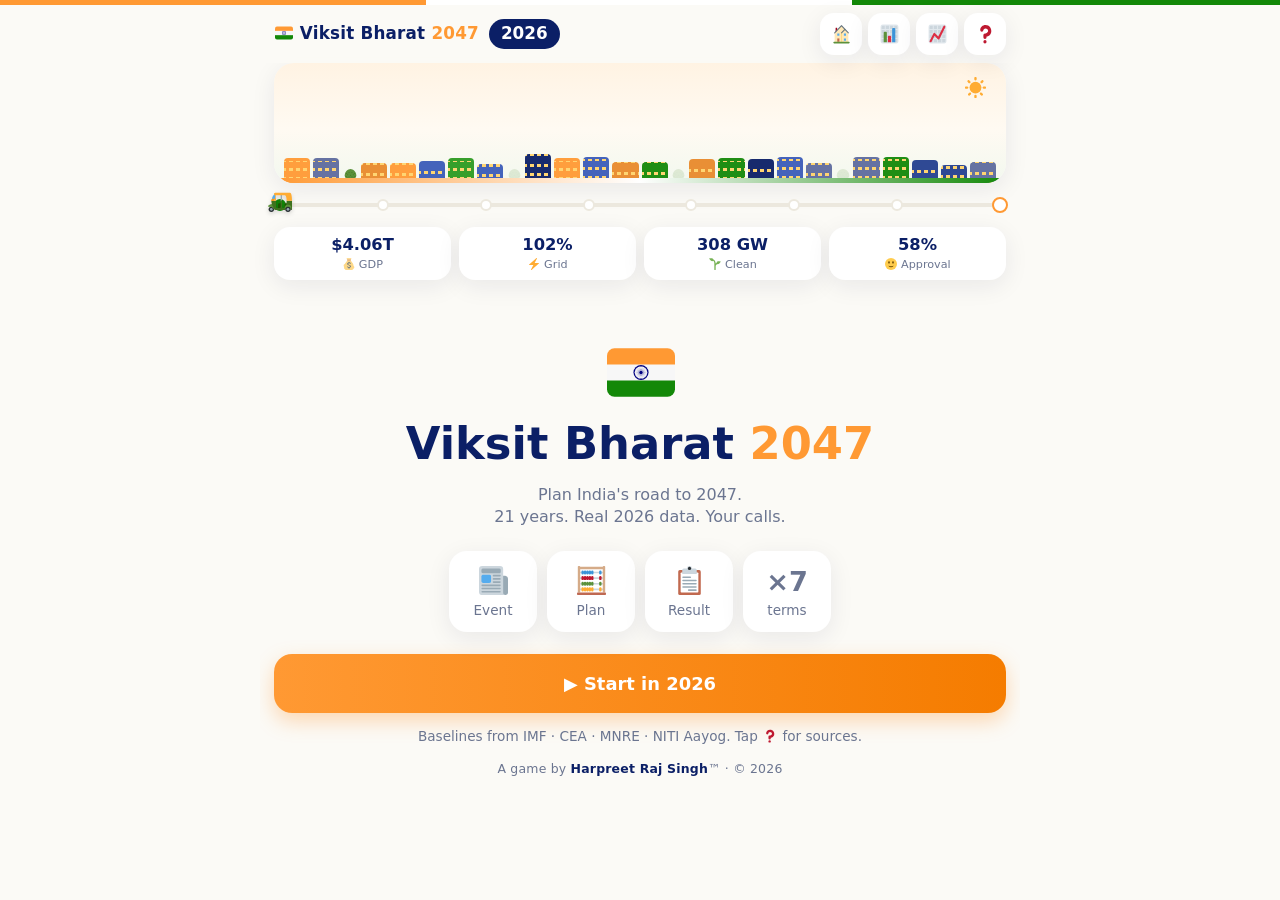
<file: games/viksit-2047-v2/index.html>
<!doctype html>
<html lang="en">
<head>
<meta charset="utf-8">
<meta name="viewport" content="width=device-width,initial-scale=1,viewport-fit=cover">
<meta name="theme-color" content="#FF9933">
<!-- seo:start (generated by tools/seo.js) -->
<title>Viksit Bharat 2047 (v2 edition) | Plan India's road to 2047 | Harpreet Raj Singh</title>
<meta name="description" content="The v2 edition of Viksit Bharat 2047, a free educational strategy game by Harpreet Raj Singh: seven terms of Event, Plan and Result. Fund sectors and the national power grid and unlock hubs, using real 2026 data.">
<meta name="author" content="Harpreet Raj Singh">
<meta name="robots" content="index,follow,max-image-preview:large">
<link rel="canonical" href="https://harijim.github.io/hrs-games/games/viksit-2047-v2/">
<meta property="og:type" content="website">
<meta property="og:site_name" content="Harpreet Raj Singh Games">
<meta property="og:locale" content="en_IN">
<meta property="og:title" content="Viksit Bharat 2047 (v2 edition) | Plan India's road to 2047 | Harpreet Raj Singh">
<meta property="og:description" content="The v2 edition of Viksit Bharat 2047, a free educational strategy game by Harpreet Raj Singh: seven terms of Event, Plan and Result. Fund sectors and the national power grid and unlock hubs, using real 2026 data.">
<meta property="og:url" content="https://harijim.github.io/hrs-games/games/viksit-2047-v2/">
<meta property="og:image" content="https://harijim.github.io/hrs-games/assets/og/viksit-2047-v2-og-1200x630.jpg">
<meta property="og:image:type" content="image/jpeg">
<meta property="og:image:width" content="1200">
<meta property="og:image:height" content="630">
<meta property="og:image:alt" content="Viksit Bharat 2047 (v2 edition) by Harpreet Raj Singh">
<meta name="twitter:card" content="summary_large_image">
<meta name="twitter:title" content="Viksit Bharat 2047 (v2 edition) | Plan India's road to 2047 | Harpreet Raj Singh">
<meta name="twitter:description" content="The v2 edition of Viksit Bharat 2047, a free educational strategy game by Harpreet Raj Singh: seven terms of Event, Plan and Result. Fund sectors and the national power grid and unlock hubs, using real 2026 data.">
<meta name="twitter:image" content="https://harijim.github.io/hrs-games/assets/og/viksit-2047-v2-og-1200x630.jpg">
<meta name="twitter:image:alt" content="Viksit Bharat 2047 (v2 edition) by Harpreet Raj Singh">
<script type="application/ld+json">{"@context":"https://schema.org","@graph":[{"@type":["VideoGame","SoftwareApplication"],"@id":"https://harijim.github.io/hrs-games/games/viksit-2047-v2/#game","name":"Viksit Bharat 2047 (v2 edition)","alternateName":"Viksit Bharat 2047 v2","url":"https://harijim.github.io/hrs-games/games/viksit-2047-v2/","description":"The v2 edition of Viksit Bharat 2047, a free educational strategy game by Harpreet Raj Singh: seven terms of Event, Plan and Result. Fund sectors and the national power grid and unlock hubs, using real 2026 data.","image":"https://harijim.github.io/hrs-games/assets/og/viksit-2047-v2-og-1200x630.jpg","author":{"@id":"https://harijim.github.io/hrs-games/#harpreet-raj-singh"},"creator":{"@id":"https://harijim.github.io/hrs-games/#harpreet-raj-singh"},"publisher":{"@id":"https://harijim.github.io/hrs-games/#harpreet-raj-singh"},"genre":["Strategy","Simulation","Educational"],"gamePlatform":["Web browser","Android","iOS (Add to Home Screen)"],"operatingSystem":"Any (web browser), Android","applicationCategory":"GameApplication","applicationSubCategory":"Educational strategy game","playMode":"SinglePlayer","inLanguage":"en","isAccessibleForFree":true,"educationalUse":"Edutainment","about":["India","Economic development","Energy transition","Public policy"],"keywords":"educational games, edutainment, Viksit Bharat 2047 (v2 edition), Harpreet Raj Singh","offers":{"@type":"Offer","price":"0","priceCurrency":"INR","availability":"https://schema.org/InStock"},"isPartOf":{"@id":"https://harijim.github.io/hrs-games/#website"},"version":"2","exampleOfWork":{"@id":"https://harijim.github.io/hrs-games/games/viksit-2047/#game"}},{"@type":"Person","@id":"https://harijim.github.io/hrs-games/#harpreet-raj-singh","name":"Harpreet Raj Singh","email":"mailto:harpreetrajsingh1@gmail.com","url":"https://harijim.github.io/hrs-games/about.html"},{"@type":"BreadcrumbList","itemListElement":[{"@type":"ListItem","position":1,"name":"Harpreet Raj Singh Games","item":"https://harijim.github.io/hrs-games/"},{"@type":"ListItem","position":2,"name":"Viksit Bharat 2047 (v2 edition)","item":"https://harijim.github.io/hrs-games/games/viksit-2047-v2/"}]}]}</script>
<!-- seo:end -->
<!-- ios:start (generated by tools/build.js) -->
<meta name="mobile-web-app-capable" content="yes">
<meta name="apple-mobile-web-app-capable" content="yes">
<meta name="apple-mobile-web-app-status-bar-style" content="default">
<meta name="apple-mobile-web-app-title" content="HRS Games">
<meta name="format-detection" content="telephone=no">
<link rel="apple-touch-icon" sizes="180x180" href="../../assets/icons/apple-touch-icon-180.png">
<link rel="apple-touch-startup-image" media="(device-width: 320px) and (device-height: 568px) and (-webkit-device-pixel-ratio: 2) and (orientation: portrait)" href="../../assets/splash/splash-640x1136.png">
<link rel="apple-touch-startup-image" media="(device-width: 375px) and (device-height: 667px) and (-webkit-device-pixel-ratio: 2) and (orientation: portrait)" href="../../assets/splash/splash-750x1334.png">
<link rel="apple-touch-startup-image" media="(device-width: 414px) and (device-height: 736px) and (-webkit-device-pixel-ratio: 3) and (orientation: portrait)" href="../../assets/splash/splash-1242x2208.png">
<link rel="apple-touch-startup-image" media="(device-width: 375px) and (device-height: 812px) and (-webkit-device-pixel-ratio: 3) and (orientation: portrait)" href="../../assets/splash/splash-1125x2436.png">
<link rel="apple-touch-startup-image" media="(device-width: 414px) and (device-height: 896px) and (-webkit-device-pixel-ratio: 2) and (orientation: portrait)" href="../../assets/splash/splash-828x1792.png">
<link rel="apple-touch-startup-image" media="(device-width: 414px) and (device-height: 896px) and (-webkit-device-pixel-ratio: 3) and (orientation: portrait)" href="../../assets/splash/splash-1242x2688.png">
<link rel="apple-touch-startup-image" media="(device-width: 390px) and (device-height: 844px) and (-webkit-device-pixel-ratio: 3) and (orientation: portrait)" href="../../assets/splash/splash-1170x2532.png">
<link rel="apple-touch-startup-image" media="(device-width: 428px) and (device-height: 926px) and (-webkit-device-pixel-ratio: 3) and (orientation: portrait)" href="../../assets/splash/splash-1284x2778.png">
<link rel="apple-touch-startup-image" media="(device-width: 393px) and (device-height: 852px) and (-webkit-device-pixel-ratio: 3) and (orientation: portrait)" href="../../assets/splash/splash-1179x2556.png">
<link rel="apple-touch-startup-image" media="(device-width: 430px) and (device-height: 932px) and (-webkit-device-pixel-ratio: 3) and (orientation: portrait)" href="../../assets/splash/splash-1290x2796.png">
<link rel="apple-touch-startup-image" media="(device-width: 402px) and (device-height: 874px) and (-webkit-device-pixel-ratio: 3) and (orientation: portrait)" href="../../assets/splash/splash-1206x2622.png">
<link rel="apple-touch-startup-image" media="(device-width: 440px) and (device-height: 956px) and (-webkit-device-pixel-ratio: 3) and (orientation: portrait)" href="../../assets/splash/splash-1320x2868.png">
<link rel="apple-touch-startup-image" media="(device-width: 768px) and (device-height: 1024px) and (-webkit-device-pixel-ratio: 2) and (orientation: portrait)" href="../../assets/splash/splash-1536x2048.png">
<link rel="apple-touch-startup-image" media="(device-width: 810px) and (device-height: 1080px) and (-webkit-device-pixel-ratio: 2) and (orientation: portrait)" href="../../assets/splash/splash-1620x2160.png">
<link rel="apple-touch-startup-image" media="(device-width: 820px) and (device-height: 1180px) and (-webkit-device-pixel-ratio: 2) and (orientation: portrait)" href="../../assets/splash/splash-1640x2360.png">
<link rel="apple-touch-startup-image" media="(device-width: 834px) and (device-height: 1194px) and (-webkit-device-pixel-ratio: 2) and (orientation: portrait)" href="../../assets/splash/splash-1668x2388.png">
<link rel="apple-touch-startup-image" media="(device-width: 1024px) and (device-height: 1366px) and (-webkit-device-pixel-ratio: 2) and (orientation: portrait)" href="../../assets/splash/splash-2048x2732.png">
<!-- ios:end -->
<link rel="manifest" href="../../manifest.webmanifest">
<link rel="icon" href="../../assets/icons/icon.svg" type="image/svg+xml">
<link rel="stylesheet" href="../../css/hrs-common.css">
<script src="../../js/capacitor.js"></script>
<script src="../../js/twemoji.min.js"></script>
<script src="../../js/hrs-common.js"></script>
<style>
:root{--saf:#FF9933;--saf2:#ffe7cc;--grn:#138808;--grn2:#dff3dc;--navy:#0b1f66;--ink:#1a2238;--mut:#6b7590;--bg:#fbfaf6;--card:#fff;--line:#ece8de;--bad:#d64531;--warn:#e0931b;--r:20px;--sh:0 6px 24px rgba(20,30,70,.08)}
*{box-sizing:border-box;-webkit-tap-highlight-color:transparent}
html,body{margin:0}
body{font-family:system-ui,-apple-system,"Segoe UI",Roboto,"Noto Sans",sans-serif;background:var(--bg);color:var(--ink);font-size:17px;line-height:1.4;min-height:100vh;overscroll-behavior-y:none}
button{font:inherit;color:inherit;cursor:pointer}
.stripe{height:5px;background:linear-gradient(90deg,var(--saf) 0 33.3%,#fff 33.3% 66.6%,var(--grn) 66.6%)}
/* ---------- top bar ---------- */
.topbar{position:sticky;top:0;z-index:30;background:rgba(251,250,246,.92);backdrop-filter:blur(8px);-webkit-backdrop-filter:blur(8px)}
.bar{max-width:760px;margin:0 auto;display:flex;align-items:center;gap:10px;padding:8px 14px}
.brand{font-weight:800;color:var(--navy);font-size:1.05rem;letter-spacing:.2px;white-space:nowrap}
.brand b{color:var(--saf)}
.year{font-variant-numeric:tabular-nums;font-weight:800;font-size:1.05rem;background:var(--navy);color:#fff;border-radius:999px;padding:3px 12px}
.icons{margin-left:auto;display:flex;gap:6px}
.ib{width:42px;height:42px;border-radius:14px;border:0;background:#fff;box-shadow:var(--sh);font-size:1.15rem;display:grid;place-items:center;transition:transform .15s}
.ib:active{transform:scale(.9)}
/* ---------- skyline + journey ---------- */
.hero{max-width:760px;margin:0 auto;padding:0 14px}
.sky{position:relative;height:96px;border-radius:var(--r);overflow:hidden;background:linear-gradient(180deg,#fff3e3 0%,#fffaf2 55%,#f2f8ef 100%);box-shadow:var(--sh);transition:background 1s}
.sky.dark{background:linear-gradient(180deg,#2b3157,#46507e)}
.sun{position:absolute;top:10px;right:18px;font-size:1.4rem;transition:transform 1s}
.city{position:absolute;left:0;right:0;bottom:0;height:100%;display:flex;align-items:flex-end;gap:3px;padding:0 10px}
.bld{flex:1;border-radius:4px 4px 0 0;background-color:var(--c);height:8%;transition:height 1.4s cubic-bezier(.3,1.4,.5,1);
 background-image:repeating-linear-gradient(90deg,var(--c) 0 3px,transparent 3px 7px),repeating-linear-gradient(180deg,var(--c) 0 6px,var(--lit) 6px 9px);background-position:2px 4px;opacity:.95}
.sky{--lit:#ffd36b}.sky.dark{--lit:#545b7a}
.tree{flex:.6;font-size:.8rem;line-height:1;text-align:center;align-self:flex-end;transition:opacity 1s}
.road{position:absolute;left:0;right:0;bottom:0;height:5px;background:linear-gradient(90deg,var(--saf),#fff,var(--grn))}
.journey{position:relative;height:30px;margin:6px 6px 0}
.track{position:absolute;left:0;right:0;top:14px;height:4px;border-radius:2px;background:var(--line)}
.track i{position:absolute;left:0;top:0;bottom:0;border-radius:2px;background:linear-gradient(90deg,var(--saf),var(--grn));transition:width 1.2s}
.node{position:absolute;top:10px;width:12px;height:12px;margin-left:-6px;border-radius:50%;background:#fff;border:2px solid var(--line);transition:all .4s}
.node.done{background:var(--grn);border-color:var(--grn)}
.node.last{border-color:var(--saf);width:16px;height:16px;margin-left:-8px;top:8px}
.rider{position:absolute;top:-4px;font-size:1.45rem;margin-left:-14px;transition:left 1.2s cubic-bezier(.5,0,.3,1);filter:drop-shadow(0 2px 2px rgba(0,0,0,.15))}
.stats{display:grid;grid-template-columns:repeat(4,1fr);gap:8px;margin:8px 0 4px}
.stat{border:0;background:#fff;border-radius:16px;padding:7px 4px;box-shadow:var(--sh);text-align:center;transition:transform .2s}
.stat .v{font-weight:800;font-size:1.02rem;color:var(--navy);font-variant-numeric:tabular-nums;white-space:nowrap}
.stat .l{font-size:.7rem;color:var(--mut)}
.stat.bad .v{color:var(--bad)}
.stat.up{animation:glowG 1.3s}.stat.down{animation:glowR 1.3s}
@keyframes glowG{30%{transform:scale(1.08);box-shadow:0 0 0 3px rgba(19,136,8,.45)}}
@keyframes glowR{30%{transform:scale(1.08);box-shadow:0 0 0 3px rgba(214,69,49,.45)}}
.steps{display:flex;justify-content:center;gap:6px;margin:8px 0 2px;font-size:.78rem;color:var(--mut)}
.steps span{padding:3px 10px;border-radius:999px;transition:all .3s}
.steps span.on{background:var(--navy);color:#fff;font-weight:700}
.steps span.done{color:var(--grn)}
.steps.hide{visibility:hidden}
/* ---------- screens ---------- */
main{max-width:760px;margin:0 auto;padding:6px 14px 120px;overflow-x:clip}
.scr{display:none}
.scr.on{display:block;animation:enter .45s cubic-bezier(.2,.9,.3,1)}
@keyframes enter{from{opacity:0;transform:translateY(18px) scale(.98)}to{opacity:1;transform:none}}
h1,h2,h3{margin:0;color:var(--navy)}
.card{background:var(--card);border-radius:24px;box-shadow:var(--sh);padding:22px 20px}
.center{text-align:center}
.mut{color:var(--mut);font-size:.85rem}
.big-em{font-size:4rem;line-height:1;display:inline-block;animation:bob 2.4s ease-in-out infinite}
@keyframes bob{50%{transform:translateY(-6px) rotate(-4deg)}}
.cta{display:block;width:100%;border:0;border-radius:18px;padding:17px;font-size:1.12rem;font-weight:800;color:#fff;background:linear-gradient(90deg,var(--saf),#f57c00);box-shadow:0 8px 20px rgba(255,153,51,.35);transition:transform .12s,filter .2s}
.cta:active{transform:scale(.97)}.cta:hover{filter:brightness(1.05)}
.cta.navy{background:linear-gradient(90deg,var(--navy),#2a3f99);box-shadow:0 8px 20px rgba(11,31,102,.3)}
.ghost{border:0;background:#fff;border-radius:14px;padding:12px 16px;font-weight:700;color:var(--navy);box-shadow:var(--sh)}
.dock{position:fixed;left:0;right:0;bottom:0;z-index:25;padding:12px 14px calc(12px + env(safe-area-inset-bottom));background:linear-gradient(180deg,rgba(251,250,246,0),var(--bg) 35%)}
.dock>div{max-width:760px;margin:0 auto}
/* intro */
.intro{padding-top:20px}
.intro h1{font-size:2.1rem;line-height:1.1;margin:12px 0 6px}
.intro h1 b{color:var(--saf)}
.loop{display:flex;justify-content:center;gap:10px;margin:22px 0;flex-wrap:wrap}
.loop div{background:#fff;border-radius:18px;box-shadow:var(--sh);padding:12px 14px;min-width:88px;font-size:.85rem;color:var(--mut)}
.loop div b{display:block;font-size:1.7rem}
/* event */
.ev{position:relative;overflow:hidden}
.ev.fly{animation:fly .4s ease-in forwards}
@keyframes fly{to{transform:translateX(110%) rotate(12deg);opacity:0}}
.ev .tag{display:inline-block;background:var(--saf2);color:#a85a00;border-radius:999px;padding:3px 12px;font-size:.78rem;font-weight:700;letter-spacing:.3px}
.ev h2{font-size:1.6rem;margin:10px 0 6px;line-height:1.15}
.ev p{margin:0 0 6px;color:#46506a;font-size:.98rem}
.choice{display:block;width:100%;text-align:left;border:2px solid var(--line);background:#fff;border-radius:18px;padding:14px 16px;margin:10px 0 0;transition:transform .15s,border-color .15s,box-shadow .15s;min-height:56px}
.choice:hover{border-color:var(--saf);box-shadow:0 6px 18px rgba(255,153,51,.18);transform:translateY(-2px)}
.choice:active{transform:scale(.98)}
.choice .k{display:inline-grid;place-items:center;width:26px;height:26px;border-radius:50%;background:var(--navy);color:#fff;font-size:.8rem;font-weight:800;margin-right:8px;vertical-align:1px}
.choice b{font-size:1.02rem;color:var(--navy)}
.chips{display:flex;flex-wrap:wrap;gap:5px;margin-top:8px}
.chip{font-size:.74rem;background:#f4f2ec;border-radius:999px;padding:3px 9px;color:#4b5571}
.choice.picked{border-color:var(--grn);background:var(--grn2)}
/* plan */
.wallet{position:sticky;top:var(--topH,64px);z-index:20;background:#fff;border-radius:20px;box-shadow:var(--sh);padding:10px 14px;display:flex;align-items:center;gap:10px;margin-bottom:12px}
.wallet .left{font-weight:900;font-size:1.6rem;color:var(--navy);font-variant-numeric:tabular-nums;min-width:1.5em;text-align:center}
.wallet .left.zero{color:var(--grn)}
.wallet .lab{font-size:.75rem;color:var(--mut);line-height:1.15}
.coins{flex:1;display:flex;flex-wrap:wrap;gap:2px;min-height:20px;align-content:center}
.coin{width:15px;height:15px;border-radius:50%;background:radial-gradient(circle at 35% 35%,#ffe08a,#f5a623 60%,#c97d00);box-shadow:0 1px 1px rgba(0,0,0,.2);animation:cin .3s}
@keyframes cin{from{transform:scale(0)}}
.more{font-size:.75rem;color:var(--mut);align-self:center}
.borrow{border:0;background:#f4f2ec;border-radius:12px;padding:8px 10px;font-size:.85rem;font-weight:700;white-space:nowrap}
.borrow.on{background:var(--saf2)}
.auto{border:0;background:var(--navy);color:#fff;border-radius:12px;padding:8px 12px;font-size:.85rem;font-weight:800;white-space:nowrap;animation:enter .3s}
.auto[hidden]{display:none}
.bpop{display:none;background:#fff;border-radius:18px;box-shadow:var(--sh);padding:12px 14px;margin:-4px 0 12px;align-items:center;gap:10px}
.bpop.on{display:flex;animation:enter .3s}
.step{display:flex;align-items:center;gap:8px;margin-left:auto}
.step button{width:44px;height:44px;border-radius:14px;border:0;background:#f4f2ec;font-size:1.3rem;font-weight:800}
.step b{min-width:1.4em;text-align:center;font-size:1.2rem}
.tiles{display:grid;grid-template-columns:repeat(3,1fr);gap:10px}
.tile{position:relative;background:#fff;border-radius:20px;box-shadow:var(--sh);padding:14px 8px 10px;text-align:center;cursor:pointer;user-select:none;-webkit-user-select:none;border:2px solid transparent;transition:transform .12s,border-color .2s,background .2s;min-height:118px;outline:none}
.tile:hover{border-color:var(--saf2)}
.tile:focus-visible{border-color:var(--saf)}
.tile.on{background:linear-gradient(180deg,#fff,#fff8ee)}
.tile.hit{animation:hit .28s}
@keyframes hit{40%{transform:scale(.93)}75%{transform:scale(1.04)}}
.tile.shake,.wallet.shake{animation:shake .35s}
@keyframes shake{25%{transform:translateX(-6px)}75%{transform:translateX(6px)}}
.tile .em{font-size:2rem;line-height:1.1}
.tile .nm{font-size:.82rem;font-weight:700;color:#3c4664;margin-top:2px;white-space:nowrap;overflow:hidden;text-overflow:ellipsis}
.tile .num{font-size:1.35rem;font-weight:900;color:var(--navy);font-variant-numeric:tabular-nums;line-height:1.2}
.tile .num.zero{color:#c9c4b6}
.pips{height:6px;background:#f1ede4;border-radius:3px;overflow:hidden;margin:4px 6px 0}
.pips i{display:block;height:100%;background:linear-gradient(90deg,var(--saf),var(--grn));border-radius:3px;transition:width .25s cubic-bezier(.3,1.5,.5,1)}
.minus{position:absolute;left:6px;top:6px;width:34px;height:34px;border-radius:12px;border:0;background:#f4f2ec;font-size:1.2rem;font-weight:900;line-height:1;color:#5b6480;transition:opacity .2s}
.minus.off{opacity:.25}
.minus:active{transform:scale(.9)}
.badge2{position:absolute;right:7px;top:8px;font-size:.66rem;color:var(--mut);background:#f4f2ec;border-radius:8px;padding:1px 5px}
.boost{position:absolute;right:7px;top:28px;font-size:.66rem;color:var(--grn);font-weight:800}
.tile.power{background:linear-gradient(180deg,#f3fbf1,#fff);border-color:#cfe9c9}
.tile.power .chev{display:inline-block;transition:transform .3s;font-size:.8rem;color:var(--grn)}
.tile.power.open .chev{transform:rotate(180deg)}
.drawer{display:none;margin-top:10px;background:#f3fbf1;border-radius:22px;padding:12px;border:2px solid #cfe9c9}
.drawer.on{display:block;animation:enter .35s}
.drawer .tiles{grid-template-columns:repeat(3,1fr)}
.drawer .tile{min-height:108px}
.drawer h3{font-size:.95rem;margin:2px 4px 10px;display:flex;align-items:center;gap:6px}
.seg{display:flex;background:#fff;border-radius:16px;padding:4px;gap:4px;margin-top:12px;box-shadow:var(--sh)}
.seg button{flex:1;border:0;background:none;border-radius:12px;padding:11px 4px;font-size:.85rem;font-weight:700;color:var(--mut);transition:all .2s}
.seg button.on{background:var(--navy);color:#fff}
.segd{font-size:.75rem;color:var(--mut);text-align:center;margin-top:6px}
.gridline{font-size:.8rem;color:#3c4664;text-align:center;margin-top:10px}
.sec{margin-top:20px}
.sec h3{font-size:.95rem;margin:0 4px 8px}
.pcards{display:grid;grid-template-columns:repeat(3,1fr);gap:10px}
.pcard{background:#fff;border-radius:18px;box-shadow:var(--sh);padding:12px 10px;cursor:pointer;border:2px solid transparent;transition:transform .15s,border-color .2s;text-align:center}
.pcard:hover{transform:translateY(-2px)}
.pcard.sel{border-color:var(--saf);background:#fff8ee;animation:hit .3s}
.pcard .pi{font-size:1.7rem}
.pcard .pn{font-weight:800;font-size:.84rem;color:var(--navy);margin:2px 0 4px;line-height:1.2}
.pcard .fx{font-size:.7rem;line-height:1.3}
.fx .p{color:var(--grn)}.fx .n{color:var(--bad)}
.pcard .chk{display:none;font-size:.75rem;color:#a85a00;font-weight:800;margin-top:4px}
.pcard.sel .chk{display:block}
.tipline{display:flex;gap:10px;align-items:flex-start;background:#fff;border-radius:18px;box-shadow:var(--sh);padding:12px 14px;margin-top:20px;font-size:.88rem;color:#3c4664;cursor:pointer}
.tipline .who{font-size:1.5rem;line-height:1}
.tipline ul{margin:6px 0 0;padding-left:18px}
.tipline ul li{margin:4px 0}
.hubs{display:flex;align-items:center;gap:8px;margin:0 0 12px;padding:8px 12px;background:#fff;border-radius:20px;box-shadow:var(--sh)}
.hubs .hl{font-size:.78rem;font-weight:800;color:var(--navy);margin-right:auto;white-space:nowrap}
.hub{width:44px;height:44px;flex:none;border-radius:50%;border:0;padding:0;background:conic-gradient(var(--saf) var(--p),#ece8de 0);display:grid;place-items:center;position:relative;font-size:1.2rem;transition:transform .15s}
.hub::before{content:'';position:absolute;inset:4px;border-radius:50%;background:#fff}
.hub span{position:relative;filter:grayscale(.7);opacity:.75}
.hub.on{background:conic-gradient(var(--grn) 100%,var(--grn) 0);animation:hubGlow 2s ease-in-out infinite}
.hub.on span{filter:none;opacity:1}
.hub.sel{transform:scale(1.12)}
@keyframes hubGlow{50%{box-shadow:0 0 0 5px rgba(19,136,8,.18)}}
.hubd{display:none;background:#fff;border-radius:18px;box-shadow:var(--sh);padding:12px 14px;margin:-4px 0 12px;font-size:.88rem}
.hubd.on{display:block;animation:enter .3s}
.hubd .live{background:var(--grn);color:#fff;border-radius:999px;font-size:.66rem;font-weight:800;padding:2px 8px;margin-left:6px;vertical-align:2px}
.rq{display:flex;align-items:center;gap:10px;margin-top:8px}.rq span{flex:1}
.rq .g{width:42%;height:8px;background:#f1ede4;border-radius:4px;overflow:hidden}.rq .g i{display:block;height:100%;background:linear-gradient(90deg,var(--saf),var(--grn));border-radius:4px}
.marks{position:absolute;left:12px;top:8px;display:flex;gap:4px;font-size:1.15rem}
.marks span{animation:pop .6s cubic-bezier(.2,1.6,.4,1) both;filter:drop-shadow(0 2px 2px rgba(0,0,0,.15))}
.coach{display:flex;align-items:center;gap:8px;background:var(--navy);color:#fff;border-radius:16px;padding:10px 14px;margin:0 0 12px;font-size:.88rem;font-weight:600;animation:enter .4s}
.coach .x{margin-left:auto;opacity:.7;font-size:.8rem}
.tile.pulse{animation:pulse 1.4s ease-in-out infinite}
@keyframes pulse{50%{box-shadow:0 0 0 6px rgba(255,153,51,.35)}}
.badge.hubw{border-left:6px solid var(--saf);background:linear-gradient(90deg,#fff8ee,#fff)}
body[data-ph=plan] .sky{height:58px}body[data-ph=plan] .sun{top:4px;font-size:1.1rem}body[data-ph=plan] .marks{top:4px}
.sky{transition:height .5s,background 1s}
/* fast-forward */
.ff{position:fixed;inset:0;z-index:60;display:none;place-items:center;background:linear-gradient(160deg,var(--saf),#fff 50%,var(--grn));text-align:center}
.ff.on{display:grid;animation:fadein .25s}
@keyframes fadein{from{opacity:0}}
.ff .y{font-size:5rem;font-weight:900;color:var(--navy);font-variant-numeric:tabular-nums;line-height:1}
.ff .y.tick{animation:tick .35s}
@keyframes tick{from{transform:translateY(30%) scale(.8);opacity:.2}}
.ff .rd{font-size:3rem;animation:zoom .9s linear infinite}
@keyframes zoom{0%{transform:translateX(-60px)}100%{transform:translateX(60px)}}
.ffg{font-size:1.3rem;font-weight:800;color:var(--grn);margin-top:6px;font-variant-numeric:tabular-nums}
/* result */
.res h2{font-size:1.55rem;margin:4px 0}
.yrs{font-size:.85rem;font-weight:800;color:var(--mut);letter-spacing:.5px}
.deltas{display:grid;grid-template-columns:repeat(3,1fr);gap:10px;margin:16px 0}
.dt{background:#fff;border-radius:18px;box-shadow:var(--sh);padding:12px 8px;text-align:center}
.dt .i{font-size:1.4rem}
.dt .v{font-weight:900;font-size:1.15rem;color:var(--navy);font-variant-numeric:tabular-nums;white-space:nowrap}
.dt .l{font-size:.72rem;color:var(--mut)}
.dt .ch{font-size:.75rem;font-weight:800;margin-top:2px}
.dt .ch.g{color:var(--grn)}.dt .ch.b{color:var(--bad)}
.badges{display:flex;flex-direction:column;gap:8px;margin:6px 0 14px}
.badge{display:flex;gap:10px;align-items:center;background:#fff;border-radius:16px;padding:10px 14px;box-shadow:var(--sh);font-size:.9rem;font-weight:700;animation:pop .5s cubic-bezier(.2,1.6,.4,1) both}
.badge .e{font-size:1.5rem}
.badge.ok{border-left:6px solid var(--grn)}.badge.miss{border-left:6px solid var(--bad);font-weight:600;color:#6a3a33}
@keyframes pop{from{transform:scale(.6);opacity:0}}
.note{background:var(--saf2);border-radius:14px;padding:10px 14px;font-size:.9rem;margin:8px 0}
details.x{margin-top:12px;background:#fff;border-radius:18px;box-shadow:var(--sh);padding:0 14px}
details.x>summary{list-style:none;cursor:pointer;padding:14px 0;font-weight:700;color:var(--navy);font-size:.92rem;display:flex;align-items:center;gap:8px}
details.x>summary::-webkit-details-marker{display:none}
details.x>summary::after{content:'▾';margin-left:auto;transition:transform .2s;color:var(--mut)}
details.x[open]>summary::after{transform:rotate(180deg)}
details.x>div{padding:0 0 14px;animation:enter .3s}
.dtable{display:grid;grid-template-columns:1fr auto auto;gap:6px 12px;font-size:.86rem}
.dtable .g{color:var(--grn);font-weight:700}.dtable .b{color:var(--bad);font-weight:700}
ul.notes{margin:0;padding-left:18px;font-size:.88rem}ul.notes li{margin:5px 0}
/* end */
.gradeWrap{display:grid;place-items:center;margin:8px 0}
.grade{width:150px;height:150px;border-radius:50%;display:grid;place-items:center;font-size:5rem;font-weight:900;color:#fff;background:conic-gradient(var(--saf) 0 33%,var(--navy) 33% 66%,var(--grn) 66%);box-shadow:0 12px 30px rgba(11,31,102,.25);animation:gradeIn .9s cubic-bezier(.2,1.6,.4,1) both;position:relative}
.grade::before{content:'';position:absolute;inset:10px;border-radius:50%;background:var(--navy)}
.grade span{position:relative}
@keyframes gradeIn{from{transform:scale(0) rotate(-180deg)}}
.score{font-size:2.4rem;font-weight:900;color:var(--navy);font-variant-numeric:tabular-nums}
.cat{margin:10px 0}
.cat .t{display:flex;justify-content:space-between;font-size:.88rem;font-weight:700}
.cat .t span{color:var(--mut);font-weight:600;font-variant-numeric:tabular-nums}
.sbar{height:12px;background:#f1ede4;border-radius:6px;overflow:hidden;margin-top:4px}
.sbar i{display:block;height:100%;width:0;background:linear-gradient(90deg,var(--saf),var(--grn));border-radius:6px;transition:width 1.2s cubic-bezier(.3,1,.4,1)}
.row2{display:flex;gap:10px;margin-top:14px}.row2>*{flex:1}
/* sheet */
.sheet{position:fixed;inset:0;z-index:50;background:rgba(15,20,45,.45);display:flex;align-items:flex-end;justify-content:center}
.sheet.hidden{display:none}
.sheetCard{background:var(--bg);width:100%;max-width:820px;max-height:88vh;overflow:auto;border-radius:26px 26px 0 0;padding:16px 16px 30px;animation:up .35s cubic-bezier(.2,.9,.3,1);position:relative}
@keyframes up{from{transform:translateY(100%)}}
.sheetCard h2{font-size:1.2rem;margin:4px 0 12px}
.sheetX{position:sticky;top:0;float:right;width:40px;height:40px;border-radius:50%;border:0;background:#fff;box-shadow:var(--sh);font-size:1rem;z-index:2}
.kpis{display:grid;grid-template-columns:repeat(auto-fill,minmax(150px,1fr));gap:8px}
.kpi{background:#fff;border-radius:16px;padding:10px 12px;box-shadow:var(--sh);cursor:help}
.kpi .l{font-size:.72rem;color:var(--mut)}.kpi .v{font-size:1.15rem;font-weight:800;color:var(--navy)}.kpi .t{font-size:.7rem;color:var(--mut)}
.kbar{height:5px;background:#eee;border-radius:3px;margin-top:6px;overflow:hidden}.kbar i{display:block;height:100%;border-radius:3px}
.src{font-size:.7rem;color:var(--mut);cursor:help}
.mix{display:flex;height:22px;border-radius:8px;overflow:hidden;margin:6px 0}.mix span{display:block;height:100%}
.legend{display:flex;flex-wrap:wrap;gap:8px;font-size:.72rem;color:var(--mut);margin-top:4px}
.legend i{display:inline-block;width:10px;height:10px;border-radius:2px;margin-right:3px;vertical-align:middle}
.gauge{display:flex;align-items:center;gap:8px;font-size:.82rem;margin:6px 0}
.gauge>span{width:150px;flex:none}
.gauge .g{flex:1;height:10px;background:#eee;border-radius:5px;position:relative;overflow:hidden}
.gauge .g i{position:absolute;left:0;top:0;bottom:0;border-radius:5px}
.gauge b{width:70px;text-align:right}
table{width:100%;border-collapse:collapse;font-size:.84rem}
td,th{padding:7px 6px;border-bottom:1px solid var(--line);text-align:left;vertical-align:top}
th{font-size:.72rem;color:var(--mut);text-transform:uppercase}
.st.ok{color:var(--grn);font-weight:700}.st.bad{color:var(--bad);font-weight:700}.st.pend{color:var(--warn);font-weight:700}
.panel{background:#fff;border-radius:18px;box-shadow:var(--sh);padding:12px 14px;margin:12px 0}
.panel h3{font-size:.95rem;margin:0 0 8px}
.tabs2{display:flex;gap:6px;margin-bottom:10px}
.tabs2 button{border:0;background:#fff;border-radius:999px;padding:8px 14px;font-weight:700;color:var(--mut);box-shadow:var(--sh)}
.tabs2 button.on{background:var(--navy);color:#fff}
.chartgrid{display:grid;grid-template-columns:repeat(auto-fill,minmax(330px,1fr));gap:10px}
.chart{background:#fff;border-radius:16px;padding:10px;box-shadow:var(--sh)}
.chart h4{margin:0 0 4px;font-size:.84rem;color:var(--navy)}
.chart canvas{width:100%;height:180px;display:block}
.credit{font-size:.78rem;color:var(--mut);text-align:center;margin-top:14px;letter-spacing:.2px}.credit b{color:var(--navy)}
.srcs li{margin:8px 0;font-size:.82rem}
.tip{position:fixed;z-index:90;max-width:300px;background:#1a2238;color:#fff;font-size:.8rem;padding:10px 12px;border-radius:12px;box-shadow:0 8px 24px rgba(0,0,0,.25)}
.tip a{color:#ffcf8f}.tip.hidden{display:none}
#toasts{position:fixed;left:50%;transform:translateX(-50%);top:12px;z-index:95;display:flex;flex-direction:column;gap:8px;width:min(92vw,420px);pointer-events:none}
.toast{background:#fff;border-left:6px solid var(--grn);border-radius:14px;padding:11px 14px;box-shadow:0 8px 24px rgba(0,0,0,.18);font-size:.88rem;animation:drop .4s cubic-bezier(.2,1.4,.4,1)}
.toast.bad{border-left-color:var(--bad)}
@keyframes drop{from{transform:translateY(-120%);opacity:0}}
.fly{position:fixed;z-index:96;pointer-events:none;font-size:1.1rem;width:16px;height:16px;border-radius:50%;background:radial-gradient(circle at 35% 35%,#ffe08a,#f5a623 60%,#c97d00)}
.plus1{position:absolute;left:50%;top:40%;font-weight:900;color:var(--grn);pointer-events:none;animation:rise .7s ease-out forwards}
@keyframes rise{to{transform:translate(-50%,-40px);opacity:0}}
#confetti{position:fixed;inset:0;pointer-events:none;z-index:97}
a{color:var(--navy)}
@media (min-width:700px){
 body{font-size:18px}
 #tiles{grid-template-columns:repeat(4,1fr)}
 .tiles{gap:14px}
 .sky{height:120px}
 .intro h1{font-size:2.8rem}
}
@media (max-width:520px){.hubs .hl .mut{display:none}.hubs{gap:6px;padding:8px 10px}.hub{width:42px;height:42px}.bar{gap:6px;padding:8px 10px}.brand{font-size:.9rem}.year{font-size:.9rem;padding:3px 9px}.ib{width:36px;height:36px;border-radius:12px;font-size:1rem}.icons{gap:4px}.sky{height:78px}.tile{padding-top:26px}.minus{width:30px;height:30px;left:5px;top:5px;font-size:1.05rem}.tile .em{font-size:1.75rem}.boost{top:24px}}
@media (max-width:380px){.tile .em{font-size:1.7rem}.stat .v{font-size:.9rem}.brand{font-size:.8rem}}
@media (prefers-reduced-motion:reduce){*,*::before,*::after{animation-duration:.01ms!important;transition-duration:.01ms!important}}
/* ---- HRS app additions ---- */
html{font-size:calc(100% * var(--hrs-scale,1))}
body{font-size:calc(17px * var(--hrs-scale,1));padding-left:env(safe-area-inset-left,0px);padding-right:env(safe-area-inset-right,0px)}
.topbar{padding-top:env(safe-area-inset-top,0px)}
#toasts{top:calc(12px + env(safe-area-inset-top,0px))}
.sheetCard{padding-bottom:calc(18px + env(safe-area-inset-bottom,0px))}
.ib.hrs-home{text-decoration:none;color:inherit;min-width:0;min-height:0}
.bar .brand{min-width:0;overflow:hidden;text-overflow:ellipsis;flex:0 1 auto}.bar .year,.bar .icons{flex:none}
@media (max-width:400px){.bar{gap:4px}.icons{gap:3px}.ib{width:34px;height:34px}}
.hrs-gloss dt{font-weight:700;margin-top:10px}.hrs-gloss dd{margin:2px 0 0;color:var(--mut);font-size:.88rem}
.hrs-links{display:flex;gap:8px;justify-content:center;flex-wrap:wrap;margin-top:12px;font-size:.85rem}.hrs-links a{display:inline-flex;align-items:center;gap:5px;min-height:44px;padding:0 14px;border-radius:999px;background:#fff;border:1px solid rgba(29,29,31,.1);color:#1d1d1f;font-weight:650;text-decoration:none;box-shadow:0 1px 2px rgba(41,32,20,.05),0 6px 14px -6px rgba(41,32,20,.18);transition:transform .2s cubic-bezier(.34,1.56,.64,1)}.hrs-links a:first-child{background:#1d1d1f;color:#fff;border-color:transparent;box-shadow:0 8px 18px -8px rgba(29,29,31,.55)}.hrs-links a:active{transform:scale(.96)}
</style>
</head>
<body>
<div class="topbar" id="topbar">
 <div class="stripe"></div>
 <div class="bar">
  <div class="brand">🇮🇳 Viksit Bharat <b>2047</b></div>
  <div class="year" id="hYear">2026</div>
  <div class="icons">
   <a class="ib hrs-home" href="../../index.html" id="homeBtn" aria-label="Home: all games" title="All games">🏠</a>
   <button class="ib" id="statsBtn" aria-label="Stats &amp; grid" title="Stats &amp; grid">📊</button>
   <button class="ib" id="chartsBtn" aria-label="Charts" title="Charts">📈</button>
   <button class="ib" id="helpBtn" aria-label="Help &amp; sources" title="Help &amp; sources">❓</button>
  </div>
 </div>
</div>
<div class="top" id="top">
 <div class="hero">
  <div class="sky" id="sky"><div class="marks" id="marks"></div><div class="sun" id="sun">☀️</div><div class="city" id="city"></div><div class="road"></div></div>
  <div class="journey" id="journey"><div class="track"><i id="trackFill"></i></div><div class="rider" id="rider">🛺</div></div>
  <div class="stats" id="stats"></div>
  <div class="steps" id="steps"><span data-s="event">📰 Event</span><span data-s="plan">🧮 Plan</span><span data-s="result">📋 Result</span></div>
 </div>
</div>
<main>
 <section class="scr intro center" id="scr-intro"></section>
 <section class="scr" id="scr-event"></section>
 <section class="scr" id="scr-plan"></section>
 <section class="scr" id="scr-result"></section>
 <section class="scr" id="scr-end"></section>
</main>
<div class="dock" id="dock" hidden><div id="dockIn"></div></div>
<div class="ff" id="ff"><div><div class="rd" id="ffRider">🚄</div><div class="y" id="ffYear">2026</div><div class="ffg" id="ffGdp"></div><div class="mut" style="margin-top:8px">⏩ fast-forwarding</div></div></div>
<div class="sheet hidden" id="sheet"><div class="sheetCard" id="sheetCard"><button class="sheetX" id="sheetX" aria-label="Close">✕</button><div id="sheetBody"></div></div></div>
<div class="tip hidden" id="tip"></div>
<div id="toasts"></div>
<canvas id="confetti"></canvas>
<script>
"use strict";
/* ================= FACTS (real-world, sourced) ================= */
const FACTS={
 gdp:{t:"India's nominal GDP 2026 ≈ US$4.06 trillion; IMF projects ≈ US$6.74T by 2031.",s:"IMF World Economic Outlook (Oct 2026), DataMapper",u:"https://www.imf.org/external/datamapper/NGDPD@WEO/IND"},
 pc:{t:"GDP per capita 2026 ≈ US$2,750 (IMF). World Bank FY27 high-income threshold: GNI per capita > US$14,375 (Atlas). The game uses GDP per capita as a proxy.",s:"IMF WEO; World Bank country classifications FY27",u:"https://datahelpdesk.worldbank.org/knowledgebase/articles/906519"},
 growth:{t:"IMF projects India's real GDP growth at 7.0% in 2026 and 2027.",s:"IMF WEO (Oct 2026)",u:"https://www.imf.org/external/datamapper/NGDP_RPCH@WEO/IND"},
 debt:{t:"General government gross debt ≈ 83.1% of GDP in 2026 (IMF).",s:"IMF WEO (Oct 2026)",u:"https://www.imf.org/external/datamapper/GGXWDG_NGDP@WEO/IND"},
 niti:{t:"NITI Aayog's 'Vision for Viksit Bharat @2047' approach paper: strive to be a US$30 trillion economy with per capita income of US$18,000 by 2047; needs 7–10% growth for 20–30 years.",s:"NITI Aayog approach paper (2024), via Business Standard",u:"https://www.business-standard.com/economy/news/need-to-become-a-30-trn-economy-with-18-000-per-capita-income-niti-paper-124072800318_1.html"},
 nf:{t:"Non-fossil capacity 308.03 GW as on 30.09.2026: solar 171.05, wind 59.20, large hydro 52.06, small hydro 5.18, bio ≈11.4, nuclear 8.78 GW.",s:"MNRE Physical Progress",u:"https://mnre.gov.in/en/physical-progress/"},
 t500:{t:"Target: 500 GW of non-fossil installed capacity by 2030. India crossed 300 GW on 31 July 2026.",s:"PIB, 9 Aug 2026",u:"https://www.pib.gov.in/PressReleasePage.aspx?PRID=2296782"},
 cap:{t:"Total installed capacity 542.35 GW (31.05.2026): coal 223.5 GW (41.2%), lignite 6.6, gas 20.1, diesel 0.6 GW. ≈555 GW by Aug 2026.",s:"CEA Installed Capacity report; CREA Q2 2026 snapshot",u:"https://cea.nic.in/reports/dashboardView?headingId=107&lang=en&subHeadingId=1003&subSubHeadingId=10014&title=Installed+Capacity"},
 peak:{t:"All-time peak demand 270.82 GW met on 21 May 2026. CEA projections: ~366 GW (2031-32, NEP), 459 GW (2035-36), 708 GW by 2047.",s:"Ministry of Power via ETEnergyworld; CEA plans via PIB/Mint",u:"https://energy.economictimes.indiatimes.com/news/power/indias-peak-power-demand-shoots-to-record-high-of-270-82-gw-amid-heatwave/131248256"},
 atc:{t:"National AT&C losses fell from 21.91% (FY21) to 15.04% (FY25). RDSS aims for 12–15% pan-India and a zero ACS–ARR gap.",s:"PIB / Ministry of Power",u:"https://www.pib.gov.in/PressReleasePage.aspx?PRID=2238919"},
 gap:{t:"ACS–ARR gap narrowed from ₹0.69/kWh (FY21) to ₹0.06/kWh (FY25); discoms posted their first aggregate profit after tax (₹2,701 crore) in FY25.",s:"PIB / Ministry of Power",u:"https://www.pib.gov.in/PressReleasePage.aspx?PRID=2238919"},
 storage:{t:"≈9.1 GWh battery storage operational (Aug 2026); ≈290 GWh of storage (BESS + pumped hydro) tendered.",s:"CREA India Energy Snapshot Q2 2026",u:"https://energyandcleanair.org/wp/wp-content/uploads/2026/10/CREA_Press-Release_India-Energy-Snapshot-Q2-2026.pdf"},
 coalgen:{t:"Coal supports over 70% of India's electricity generation (~64% in Q2 FY27, a monsoon quarter).",s:"PIB factsheet; CREA",u:"https://www.pib.gov.in/FactsheetDetails.aspx?ModuleId=16&id=150868"},
 energy:{t:"CEA projected FY2025-26 energy requirement of ≈1,850 BU.",s:"CEA LGBR 2025-26 (via Power Peak Digest)",u:"https://powerpeakdigest.com/india-projects-0-9-energy-surplus-but-1-2-peak-deficit-in-2025-26-cea/"},
 nuc:{t:"Government target: 100 GW nuclear capacity by 2047. Installed nuclear today: 8.78 GW.",s:"Lok Sabha statement via The Hindu",u:"https://www.thehindu.com/news/cities/puducherry/overall-peak-power-demand-increased-by-12-during-april-june-says-union-power-minister/article71271826.ece"},
 ndc:{t:"NDC: cut emissions intensity of GDP 45% by 2030 and 47% by 2035 (vs 2005); 60% non-fossil capacity by 2035; net zero by 2070. Achieved 37.38% intensity cut by 2022.",s:"PIB (2026); UNFCCC NDC 2031-35",u:"https://www.pib.gov.in/PressReleasePage.aspx?PRID=2299186"},
 ger:{t:"Higher-education GER 30 (AISHE 2023-24). NEP 2020 target: 50% by 2035.",s:"AISHE 2023-24",u:"https://aishe.gov.in/"},
 imr:{t:"Infant mortality rate 24 per 1,000 live births (SRS 2024). Life expectancy at birth 70.3 years (2019-23).",s:"NHM (SRS); Economic Survey Table 8.1",u:"https://nhm.gov.in/"},
 internet:{t:"111.42 crore internet subscribers (June 2026), ≈75 per 100 people.",s:"TRAI",u:"https://www.trai.gov.in/sites/default/files/2026-10/PR_No135of2026.pdf"},
 food:{t:"Record foodgrain production of 376.56 million tonnes in 2025-26 (3rd advance estimates).",s:"Ministry of Agriculture via PIB",u:"https://www.pib.gov.in/PressReleasePage.aspx?PRID=2265965"},
 tx:{t:"CEA's transmission plan: 335 GW of transmission to carry 280 GW of variable RE to the ISTS by 2030; 2,053 GW installed needed for a 708 GW peak by 2047.",s:"Mint (CEA transmission plan launch)",u:"https://www.livemint.com/industry/cea-power-distribution-renewable-energy-transmission-manohar-lal-power-ministry-11728888777389.html"},
 powerdesk:{t:"These six levers drive the grid model. Capacities start at real CEA/MNRE values; costs, lags and firm-capacity factors are game assumptions.",s:"See SOURCES.md",u:""},
 gov:{t:"Governance index (0–100) is a game construct, loosely inspired by ease-of-doing-business style indices. Not an official score.",s:"Game assumption",u:""},
 approval:{t:"Public approval is a game mechanic (starts at 58%).",s:"Game assumption",u:""},
 farm:{t:"Farm income index (2026 = 100) is a game construct.",s:"Game assumption",u:""}
};

/* ================= CONFIG ================= */
const START=2026, END=2047, TERM_YEARS=3, NTERMS=7, KREF=16.8;
const SECTORS=[
 {k:'ind',n:'Industry & Manufacturing',i:'🏭',lag:1,d:'Factories, PLI, exports'},
 {k:'infra',n:'Infrastructure',i:'🛣️',lag:2,d:'Roads, rail, ports, cities'},
 {k:'edu',n:'Education & Skills',i:'🎓',lag:4,d:'Slow, but compounds'},
 {k:'health',n:'Health',i:'🩺',lag:2,d:'IMR, life expectancy, resilience'},
 {k:'agri',n:'Agriculture',i:'🌾',lag:1,d:'Productivity, irrigation, markets'},
 {k:'digital',n:'Digital India',i:'📱',lag:1,d:'Connectivity, DPI; boosts governance'},
 {k:'sus',n:'Sustainability',i:'🌳',lag:1,d:'Efficiency, forests, clean air'},
 {k:'gov',n:'Governance',i:'⚖️',lag:2,d:'Courts, regulators, state capacity'}];
const POWER=[
 {k:'re',n:'Solar & Wind',i:'☀️',lag:1,d:'GW added per year'},
 {k:'sto',n:'Storage (BESS + pumped hydro)',i:'🔋',lag:1,d:'Evening peak & RE integration'},
 {k:'tx',n:'Transmission & Green Corridors',i:'🗼',lag:3,d:'Grid headroom; avoids curtailment'},
 {k:'dist',n:'Discom reform & smart meters',i:'📟',lag:2,d:'Cuts AT&C losses'},
 {k:'nuc',n:'Nuclear',i:'⚛️',lag:6,d:'Firm & clean, very slow'},
 {k:'th',n:'Thermal security (coal/gas)',i:'🪨',lag:4,d:'Firm power, more emissions'}];
const ALLK=[...SECTORS,...POWER].map(x=>x.k);
const LAG0=Object.fromEntries([...SECTORS,...POWER].map(x=>[x.k,x.lag]));
const DEFAULT_ALLOC={ind:2,infra:2,edu:2,health:2,agri:2,digital:1,sus:1,gov:2,re:4,sto:2,tx:2,dist:1,nuc:0,th:1};
const TARIFFS=[
 {k:'sub',n:'🎁 Subsidised',d:'+approval, wider ACS–ARR gap, fiscal cost'},
 {k:'bal',n:'⚖️ Balanced',d:'Small gap, neutral'},
 {k:'cost',n:'📈 Cost-reflective',d:'Healthy discoms, −approval'}];

/* ================= RNG & helpers ================= */
function rand(s){let t=(s.rng=(s.rng+0x6D2B79F5)|0);t=Math.imul(t^t>>>15,t|1);t^=t+Math.imul(t^t>>>7,t|61);return((t^t>>>14)>>>0)/4294967296;}
const clamp=(x,a,b)=>Math.max(a,Math.min(b,x));
const eff=a=>a<=0?0:Math.pow(a,0.75);

/* ================= STATE ================= */
function newState(seed){
 const s={seed,rng:seed|0,year:START,term:0,gdp:4.06,pop:1.4766,debt:83.1,approval:58,g:0.07,synergy:0,
  ger:30,imr:24,le:70.3,internet:75.5,food:376.6,foodTrend:376.6,farm:100,gov:50,eir:41,
  p:{solar:171.1,wind:59.2,hydro:57.2,bio:11.4,nuc:8.78,coal:230.1,gas:20.7,sto:9.1,head:250,peak:270.8,energy:1850,atc:15.04,gap:0.06,curt:0,adq:1,nfGenShare:0.32,gapYears:0,ic:1},
  K:{},pipe:{},lag:{...LAG0},mult:{},
  mods:{peakAdj:0,firmAdj:0,pd:0,budgetAdj:0,emisBonus:0,indG:0,atcDrift:0,gapAdj:0,coalBan:false,peakGrowth:0,reMult:1,govDrift:0,farmBonus:0},
  temp:[],alloc:{...DEFAULT_ALLOC},tariff:'bal',borrow:0,termBudgetAdj:0,policy:null,hand:[],usedPolicies:[],event:null,eventsSeen:[],
  history:[],log:[],ms:{},newMs:[],missedMs:[],over:false,lostMandate:false,hub:{},hubEver:{},hubYears:{},newHubs:[],lostHubs:[]};
 for(const x of SECTORS){s.K[x.k]=KREF;s.pipe[x.k]=Array(x.lag).fill(eff(2));}
 for(const x of POWER){s.pipe[x.k]=Array(x.lag).fill(x.k==='nuc'?eff(1):eff(DEFAULT_ALLOC[x.k]));}
 derivePower(s,true); snapshot(s); return s;
}
const lnq=(s,k)=>clamp(Math.log(Math.max(0.25,s.K[k]/KREF)),-1.4,1.6);
const pc=s=>s.gdp/s.pop*1000;
const nfGW=p=>p.solar+p.wind+p.hydro+p.bio+p.nuc;
const totGW=p=>nfGW(p)+p.coal+p.gas;
const wbThreshold=y=>14375*Math.pow(1.02,y-2026); // GAME ASSUMPTION: WB threshold drifts ~2%/yr
function computeBudget(s){return Math.max(8,Math.round(13+11*Math.sqrt(s.gdp/4.06))+s.mods.budgetAdj+s.termBudgetAdj);}
function tempSum(s,key){return s.temp.reduce((a,t)=>a+(t[key]||0),0);}

function derivePower(s,init){
 const p=s.p, spike=tempSum(s,'peakSpike'), derate=tempSum(s,'coalDerate'), firmT=tempSum(s,'firmAdj');
 const effPeak=p.peak*(1+spike), eveningPeak=effPeak*0.92*(1-s.mods.peakAdj);
 const coal=p.coal*(1-derate), vre=p.solar+p.wind;
 p.curt=Math.max(0,(vre-p.head)/vre);
 const stoGW=p.sto/4*0.95;
 const firmBase=(coal*0.85+p.gas*0.5+p.nuc*0.85+p.hydro*0.45+p.wind*0.12*(1-p.curt)+p.bio*0.5)*(1+s.mods.firmAdj+firmT);
 const evening=firmBase+stoGW, day=firmBase+p.solar*0.55*(1-p.curt);
 const nfGen=(p.solar*0.155+p.wind*0.21)*8.76*(1-p.curt)+p.hydro*0.33*8.76+p.nuc*0.72*8.76+p.bio*0.35*8.76;
 const fossilMax=coal*0.80*8.76+p.gas*0.25*8.76;
 p.eveAdq=evening/eveningPeak; p.dayAdq=day/effPeak; p.eAdq=(nfGen+fossilMax)/p.energy;
 p.adq=Math.min(p.eveAdq,p.dayAdq,p.eAdq);
 p.prevNf=init?0.32:p.nfGenShare;
 p.nfGenShare=Math.min(0.97,nfGen/p.energy);
 p.nfCapShare=nfGW(p)/totGW(p);
}

/* ================= SPECIALISATION HUBS (game mechanic) =================
   Threshold bonuses that reward focus: a hub switches on while its sectors are
   built well above the 2026 baseline (lnq ≥0.35–0.45 ≈ 4–5 points a year for a few terms). */
const HUBS=[
 {id:'mfg',i:'🏭',n:'Make-in-India hub',fx:'+1% growth',req:[['🏭 Industry',s=>lnq(s,'ind'),0.45],['🛣️ Infra',s=>lnq(s,'infra'),0.3],['⚡ Grid ≥100%',s=>s.p.adq,1]]},
 {id:'know',i:'🎓',n:'Knowledge economy',fx:'+0.5% growth · GER & governance up',req:[['🎓 Skills',s=>lnq(s,'edu'),0.4],['📱 Digital',s=>lnq(s,'digital'),0.25]]},
 {id:'green',i:'🔋',n:'Clean firm grid',fx:'+0.4% growth · faster CO₂ cut · discom gap −₹0.10',req:[['🌆 Evening margin ≥115%',s=>s.p.eveAdq,1.15],['🌱 Clean generation ≥55%',s=>s.p.nfGenShare,0.55]]},
 {id:'care',i:'🩺',n:'Healthy India',fx:'IMR falls faster · life expectancy up · approval up',req:[['🩺 Health',s=>lnq(s,'health'),0.35],['⚖️ Governance',s=>lnq(s,'gov'),0.15]]},
 {id:'farm',i:'🌾',n:'Agri powerhouse',fx:'Farm income +1.5%/yr · more food',req:[['🌾 Farms',s=>lnq(s,'agri'),0.35],['🌳 Green',s=>lnq(s,'sus'),0.15]]}];
function hubProgress(s,h){return Math.min(...h.req.map(([,f,t])=>clamp(f(s)/t,0,1)));}
function hubOn(s,h){return h.req.every(([,f,t])=>f(s)>=t);}
function updateHubs(s){const H={};for(const h of HUBS){H[h.id]=hubOn(s,h);if(H[h.id]&&!s.hubEver[h.id]){s.hubEver[h.id]=s.year+1;s.newHubs.push(h);}if(H[h.id])s.hubYears[h.id]=(s.hubYears[h.id]||0)+1;if(!H[h.id]&&s.hub[h.id]&&!s.lostHubs.includes(h))s.lostHubs.push(h);}s.hub=H;return H;}

function stepYear(s){
 const y=s.year+1, p=s.p, flow={};
 for(const k of ALLK){
  const a=s.alloc[k]||0; s.pipe[k].push(eff(a)*(s.mult[k]||1));
  let arrived=s.pipe[k].shift()||0;
  while(s.pipe[k].length>s.lag[k]) arrived+=s.pipe[k].shift();
  if(s.K[k]!==undefined) s.K[k]=Math.max(1,s.K[k]*0.9+arrived); else flow[k]=arrived;
 }
 // power build-out
 const ic=clamp(1-2*p.curt-0.6*Math.max(0,p.gap-0.25),0.4,1.15)*s.mods.reMult; p.ic=ic;
 const reAdd=(22+10*flow.re)*ic; p.solar+=reAdd*0.78; p.wind+=reAdd*0.22;
 const stoAdd=(4+1.8*(y-START))+8*flow.sto*(1+0.08*(y-START)); p.sto+=stoAdd;
 p.head+=12+9*flow.tx+0.3*stoAdd;
 p.nuc+=0.5+0.9*flow.nuc;
 if(!s.mods.coalBan) p.coal+=(y<=2032?3:1)+1.6*flow.th;
 if(y>=2035) p.coal=Math.max(60,p.coal-2.5);
 p.gas+=0.2; p.hydro+=0.8; p.bio+=0.3;
 const pg=0.55*s.g+0.006+s.mods.peakGrowth-0.002*lnq(s,'sus');
 p.peak*=1+pg; p.energy*=1+pg;
 derivePower(s);
 const short=Math.max(0,1-p.adq), H=updateHubs(s);
 // distribution & discom finances
 p.atc-=(0.12+0.16*flow.dist)*(p.atc-5)/10*(1+(s.gov-50)/100);
 p.atc+=s.mods.atcDrift+(s.tariff==='sub'?0.1:0); p.atc=clamp(p.atc,4,30);
 const tOff={sub:0.35,bal:0.05,cost:-0.25}[s.tariff];
 const gapT=(p.atc-13)*0.03+tOff+s.mods.gapAdj+tempSum(s,'gap')+p.curt*0.6-0.25*(p.nfGenShare-0.32)+0.4*short+(H.green?-0.1:0);
 p.gap+=(gapT-p.gap)*0.6;
 p.gapYears=p.gap>0.4?p.gapYears+1:0;
 // growth
 const skill=clamp((s.ger-30)/40,-0.2,1);
 const base=0.060-0.010*Math.log(pc(s)/2750);
 const synergy=0.016*Math.max(0,Math.min(lnq(s,'infra'),lnq(s,'ind')+0.3,clamp((p.adq-0.99)*20,-1,1)));
 let g=base+0.018*lnq(s,'ind')*(1+0.8*skill)+0.012*lnq(s,'infra')+0.006*lnq(s,'edu')+0.003*lnq(s,'health')+0.003*lnq(s,'agri')
   +0.005*lnq(s,'digital')+0.004*lnq(s,'gov')+0.0002*(s.gov-50)+synergy+s.mods.indG-short*0.3-(s.debt>85?(s.debt-85)*0.0006:0)+tempSum(s,'g')+(H.mfg?0.010:0)+(H.know?0.005:0)+(H.green?0.004:0);
 g=clamp(g,-0.07,0.115); s.g=g; s.synergy=synergy;
 s.gdp*=1+g+0.035;   // GAME ASSUMPTION: +3.5%/yr USD-terms inflation/FX drift (roughly implied by IMF nominal vs real path)
 s.pop*=1+Math.max(0.002,0.0085-0.0003*(y-START));
 // fiscal
 const gn=g+0.04;
 s.debt=s.debt*1.072/(1+gn)+0.8+s.borrow*0.3+s.mods.pd+tempSum(s,'pd')+(s.tariff==='sub'?0.25:0)+Math.max(0,p.gap-0.3)*1.0;
 s.debt=Math.max(20,s.debt);
 // people
 const tAppr={sub:0.8,bal:0,cost:-1.2}[s.tariff];
 s.approval+=0.3*(g*100-5.5)+(p.adq>=1?0.3:-short*60)+tAppr+0.6*lnq(s,'health')+0.5*lnq(s,'agri')+0.3*lnq(s,'edu')+(s.debt>95?-0.6:0)+(55-s.approval)*0.06+tempSum(s,'approval')+(H.green?0.3:0)+(H.care?0.4:0);
 s.approval=clamp(s.approval,3,97);
 s.ger=clamp(s.ger+(0.7+1.8*lnq(s,'edu')+(H.know?0.5:0))*(s.ger<75?1:0.2),20,90);
 s.imr=Math.max(2.5,s.imr*(1-(0.035+0.03*lnq(s,'health')+(H.care?0.02:0))));
 s.le=Math.min(85,s.le+0.18+0.15*lnq(s,'health')+tempSum(s,'le')+(H.care?0.12:0));
 s.internet=clamp(s.internet+(110-s.internet)*(0.07+0.05*lnq(s,'digital')),0,110);
 s.foodTrend*=1.012+0.012*lnq(s,'agri')+(H.farm?0.005:0); s.food=s.foodTrend*(1+tempSum(s,'food'));
 s.farm*=1+0.55*g+0.02*lnq(s,'agri')+0.6*tempSum(s,'food')+s.mods.farmBonus+(H.farm?0.015:0);
 s.gov=clamp(s.gov+0.4+1.2*lnq(s,'gov')+0.6*lnq(s,'digital')+s.mods.govDrift+(H.know?0.5:0),15,95);
 const dr=0.010+0.8*Math.max(0,p.nfGenShare-p.prevNf)+0.006*lnq(s,'sus')-0.002*lnq(s,'ind')+s.mods.emisBonus+(H.green?0.004:0);
 s.eir=(1-(1-s.eir/100)*(1-dr))*100;
 s.temp.forEach(t=>t.yrs--); s.temp=s.temp.filter(t=>t.yrs>0);
 s.year=y; snapshot(s); checkMilestones(s);
}
function snapshot(s){const p=s.p;s.history.push({year:s.year,gdp:s.gdp,pc:pc(s),g:s.g*100,debt:s.debt,approval:s.approval,ger:s.ger,imr:s.imr,le:s.le,internet:s.internet,food:s.food,farm:s.farm,gov:s.gov,eir:s.eir,
 solar:p.solar,wind:p.wind,hydro:p.hydro,bio:p.bio,nuc:p.nuc,coal:p.coal,gas:p.gas,sto:p.sto,peak:p.peak,nf:nfGW(p),tot:totGW(p),nfCap:p.nfCapShare*100,nfGen:p.nfGenShare*100,adq:p.adq*100,curt:p.curt*100,atc:p.atc,gap:p.gap});}

/* ================= MILESTONES ================= */
const MILESTONES=[
 {id:'nf500',name:'500 GW non-fossil capacity by 2030',kind:'Official',by:2030,test:s=>nfGW(s.p)>=500,tip:'t500'},
 {id:'atc12',name:'AT&C losses ≤ 12% (RDSS lower band)',kind:'Official',by:2047,test:s=>s.p.atc<=12,tip:'atc'},
 {id:'gap0',name:'ACS–ARR gap ≤ ₹0/kWh',kind:'Official',by:2047,test:s=>s.p.gap<=0,tip:'gap'},
 {id:'eir45',name:'Emissions intensity −45% vs 2005 by 2030',kind:'Official',by:2030,test:s=>s.eir>=45,tip:'ndc'},
 {id:'nf60',name:'60% non-fossil share of capacity by 2035',kind:'Official',by:2035,test:s=>s.p.nfCapShare>=0.6,tip:'ndc'},
 {id:'eir47',name:'Emissions intensity −47% vs 2005 by 2035',kind:'Official',by:2035,test:s=>s.eir>=47,tip:'ndc'},
 {id:'ger50',name:'Higher-ed GER 50% by 2035 (NEP 2020)',kind:'Official',by:2035,test:s=>s.ger>=50,tip:'ger'},
 {id:'gdp5',name:'US$5 trillion economy',kind:'Milestone',by:2047,test:s=>s.gdp>=5,tip:'gdp'},
 {id:'umic',name:'Upper-middle income (per capita > US$4,635)',kind:'Official',by:2047,test:s=>pc(s)>4635,tip:'pc'},
 {id:'gdp10',name:'US$10 trillion economy',kind:'Milestone',by:2047,test:s=>s.gdp>=10,tip:'gdp'},
 {id:'gdp20',name:'US$20 trillion economy',kind:'Milestone',by:2047,test:s=>s.gdp>=20,tip:'gdp'},
 {id:'peak708',name:"Grid reliably meets a 700 GW+ peak (CEA's 2047 scale)",kind:'Official',by:2047,test:s=>s.p.peak>=700&&s.p.adq>=1,tip:'peak'},
 {id:'gdp30',name:'US$30 trillion economy (NITI aspiration)',kind:'Official',by:2047,test:s=>s.gdp>=30,tip:'niti'},
 {id:'pc18',name:'Per capita US$18,000 (NITI aspiration)',kind:'Official',by:2047,test:s=>pc(s)>=18000,tip:'niti'},
 {id:'hic',name:'High income (vs WB line drifted 2%/yr)',kind:'Game',by:2047,test:s=>pc(s)>wbThreshold(s.year),tip:'pc'},
 {id:'nuc100',name:'100 GW nuclear by 2047',kind:'Official',by:2047,test:s=>s.p.nuc>=100,tip:'nuc'}];
function checkMilestones(s){
 for(const m of MILESTONES){
  if(s.ms[m.id]) continue;
  if(m.test(s)&&s.year<=m.by){s.ms[m.id]={ok:true,year:s.year};s.newMs.push(m);}
  else if(s.year>=m.by&&!m.test(s)){s.ms[m.id]={ok:false,year:s.year};s.missedMs.push(m);}
 }
}

/* ================= EVENTS ================= */
const T=(s,o)=>s.temp.push(Object.assign({yrs:1},o));
function readiness(s){return clamp((lnq(s,'infra')+(s.p.adq-1)*10)/2,0,1);}
const hf=s=>1/Math.max(.5,Math.exp(lnq(s,'health')));
const EVENTS=[
 {id:'monsoon',i:'🌧️',t:'Monsoon plays truant',x:"El Niño has ghosted the monsoon. Reservoirs are low, kharif crops are thirsty, and every irrigation pump from the plains to the Deccan is humming at once.",c:[
  {l:'Free power + relief package',d:'+4 approval · food −5% · peak +3% · discom gap +₹0.15 · fiscal cost',f:s=>{T(s,{food:-0.05,g:-0.004,peakSpike:0.03,gap:0.15,pd:0.6});s.approval+=4;}},
  {l:'Crop insurance payouts, stay the course',d:'−3 approval · food −8% · small fiscal cost',f:s=>{T(s,{food:-0.08,g:-0.008,pd:0.2});s.approval-=3;}},
  {l:'Solar-pump blitz (PM-KUSUM style)',d:'−3 budget pts · food −6% · agriculture +, evening peak −1% for good',f:s=>{T(s,{food:-0.06,g:-0.006});s.termBudgetAdj-=3;s.K.agri+=4;s.mods.peakAdj+=0.01;s.approval+=1;}}]},
 {id:'slowdown',i:'📉',t:'The world catches a cold',x:"Global demand slumps. Exporters are refreshing order books like it's the last over of a tight chase.",c:[
  {l:'Fiscal stimulus',d:'Growth −1% for a year · debt +2 pts of GDP',f:s=>{T(s,{g:-0.01});s.debt+=2;}},
  {l:'Fiscal prudence',d:'Growth −1.5%/yr for 2 years · −4 approval',f:s=>{T(s,{yrs:2,g:-0.015});s.approval-=4;}},
  {l:'Sign FTAs, pitch China+1',d:'−2 budget pts · growth −1.8% · industry capacity +',f:s=>{T(s,{g:-0.018});s.termBudgetAdj-=2;s.K.ind+=5;}}]},
 {id:'battery',i:'🔋',t:'Battery breakthrough!',x:"A sodium-ion leap slashes storage costs. Your energy secretary now says 'gigafactory' in casual conversation.",c:[
  {l:'PLI for domestic gigafactories',d:'−3 budget pts · storage builds +60% for good · industry +',f:s=>{s.termBudgetAdj-=3;s.mult.sto=(s.mult.sto||1)+0.6;s.K.ind+=4;}},
  {l:'Import the cheapest packs',d:'Storage builds +35% for good',f:s=>{s.mult.sto=(s.mult.sto||1)+0.35;}},
  {l:'Let markets sort it out',d:'Storage builds +20%',f:s=>{s.mult.sto=(s.mult.sto||1)+0.2;}}]},
 {id:'pandemic',i:'🦠',t:'New pathogen alert',x:"A novel virus is spreading. WhatsApp uncles have already found three cures. Your health ministry would like a word.",c:[
  {l:'Strict lockdown',d:'Growth −5% for a year · −5 approval · fewer deaths',f:s=>{T(s,{g:-0.05,le:-0.3*hf(s)});s.approval-=5;}},
  {l:'Test-trace-vaccinate mission',d:'−3 budget pts · growth −2.2% · stronger health systems suffer less',f:s=>{T(s,{g:-0.022,le:-0.5*hf(s)});s.termBudgetAdj-=3;s.approval-=1;}},
  {l:'Keep calm and carry on',d:'Growth −1.2% · life expectancy hit · −8 approval',f:s=>{T(s,{g:-0.012,le:-1.5*hf(s)});s.approval-=8;}}]},
 {id:'oil',i:'🛢️',t:'Oil shock',x:"Brent just did a moonshot. The finance ministry is breathing into a paper bag.",c:[
  {l:'Pass prices through',d:'−5 approval · growth −0.6%/yr ×2 · gap +₹0.08',f:s=>{T(s,{yrs:2,g:-0.006,gap:0.08});s.approval-=5;}},
  {l:'Absorb via excise cuts',d:'Debt +1.5 pts · mild growth hit',f:s=>{T(s,{g:-0.003});s.debt+=1.5;}},
  {l:'Fast-track EVs & green hydrogen',d:'−3 budget pts · faster electrification (peak grows faster) · emissions fall faster',f:s=>{T(s,{g:-0.006});s.termBudgetAdj-=3;s.mods.peakGrowth+=0.002;s.mods.emisBonus+=0.002;s.K.ind+=2;}}]},
 {id:'heat',i:'🔥',t:'Heat dome over the plains',x:"49°C. Every AC in the country switched on at 3:45 pm. Grid controllers are running on chai and prayers.",pre:s=>T(s,{peakSpike:0.05}),c:[
  {l:'Buy on the power exchange, whatever it costs',d:'Firm supply +3% this year · gap +₹0.20',f:s=>{T(s,{gap:0.2,firmAdj:0.03});}},
  {l:'Rotational load-shedding',d:'−5 approval · growth −0.4%',f:s=>{T(s,{g:-0.004});s.approval-=5;}},
  {l:'Demand response + ToD nudges',d:'Evening peak trimmed for good (more if Digital India is strong) · −1 approval',f:s=>{s.mods.peakAdj+=lnq(s,'digital')>0?0.025:0.01;s.approval-=1;}}]},
 {id:'coal',i:'🚂',t:'Coal logistics crunch',x:"Pithead stocks are fine. Plant stocks are… vibes. Rakes are stuck somewhere near a very confused junction.",c:[
  {l:'Import coal',d:'Thermal derate 3% · gap +₹0.15 this year',f:s=>T(s,{coalDerate:0.03,gap:0.15})},
  {l:'Ration and pray',d:'Thermal fleet derated 10% this year',f:s=>T(s,{coalDerate:0.10})},
  {l:'Fast-track freight corridors',d:'−2 budget pts · derate 5% · infrastructure +',f:s=>{T(s,{coalDerate:0.05});s.termBudgetAdj-=2;s.K.infra+=3;}}]},
 {id:'fdi',i:'🏗️',t:'China+1 investors at the door',x:"Three global CEOs want to build factories. They ask two questions: 'Is the power reliable?' and 'Are the roads real?'",c:[
  {l:'SEZ incentives',d:'−2 budget pts · industry boost (bigger if infra & power are strong)',f:s=>{s.termBudgetAdj-=2;s.K.ind+=4+4*readiness(s);}},
  {l:'Labour & land reforms',d:'Governance +4 · −3 approval · industry boost',f:s=>{s.gov+=4;s.approval-=3;s.K.ind+=3+3*readiness(s);}},
  {l:'Skill-first pitch',d:'Education + industry modest boost',f:s=>{s.K.edu+=4;s.K.ind+=2;}}]},
 {id:'cyber',i:'🛡️',t:'Grid cyber-attack attempt',x:"Someone is knocking on the SCADA door at 2 am. They are not from the meter-reading team.",c:[
  {l:'Build a national grid security ops centre',d:'−2 budget pts · governance +2',f:s=>{s.termBudgetAdj-=2;s.gov+=2;}},
  {l:'Patch and hope',d:'Free… unless digital & governance are weak (then outage: −4 approval, growth hit)',f:s=>{if(lnq(s,'digital')+s.gov/100<0.6){T(s,{g:-0.004});s.approval-=4;s.lastNote='⚠️ The patch did not hold. A regional outage made the evening news.';}else s.lastNote='✅ The attack bounced off. Your SOC team got samosas.';}}]},
 {id:'cyclone',i:'🌀',t:'Severe cyclone landfall',x:"A very severe cyclone hits the coast. Transmission towers are now modern art.",c:[
  {l:'Rebuild resilient',d:'−3 budget pts · infrastructure capacity +',f:s=>{s.termBudgetAdj-=3;s.K.infra+=2;}},
  {l:'Patch quickly',d:'Infrastructure capacity −3 · growth −0.3%',f:s=>{s.K.infra-=3;T(s,{g:-0.003});}}]},
 {id:'greenfin',i:'💚',t:'Green finance offer',x:"A coalition of rich countries offers concessional climate finance. Terms: no new coal plants. The fine print is in 6-point font.",c:[
  {l:'Accept the deal',d:'+3 budget pts every term · NO new coal additions for the rest of the game',f:s=>{s.mods.coalBan=true;s.mods.budgetAdj+=3;s.approval-=1;}},
  {l:'Politely decline',d:'Keep full flexibility',f:s=>{}}]},
 {id:'ai',i:'🤖',t:'AI data-centre boom',x:"Hyperscalers want gigawatts. Your phone has 47 unread messages containing the word 'campus'.",c:[
  {l:'Welcome them with RE + storage mandates',d:'Digital & industry + · electricity demand grows faster',f:s=>{s.K.digital+=5;s.K.ind+=2;s.mods.peakGrowth+=0.003;}},
  {l:'Grid first, data centres later',d:'No change; investors sulk (−1 approval)',f:s=>{s.approval-=1;}}]},
 {id:'deeptech',i:'🛰️',t:'Indian deep-tech moment',x:"An Indian startup lands a reusable rocket and open-sources a chip design in the same week. The nation is insufferably proud.",c:[
  {l:'Scale a national research fund',d:'−2 budget pts · education & digital +',f:s=>{s.termBudgetAdj-=2;s.K.edu+=4;s.K.digital+=3;}},
  {l:'Celebrate loudly on social media',d:'+3 approval',f:s=>{s.approval+=3;}}]}
];
const DISCOM_CRISIS={id:'discom',i:'💸',t:'Discom debt crisis',x:"Discoms owe gencos a small country's GDP. Gencos have started politely declining to pick up the phone.",c:[
 {l:'UDAY-style bailout',d:'Debt +2.5 pts · gap reset to ₹0.10',f:s=>{s.debt+=2.5;s.p.gap=0.1;s.p.gapYears=0;}},
 {l:'Tariff hike + hard loss targets',d:'−6 approval · gap −₹0.20 · AT&C −1 pt',f:s=>{s.approval-=6;s.p.gap-=0.2;s.p.atc-=1;s.p.gapYears=0;}},
 {l:'Kick the can',d:'+1 approval now · RE investors lose confidence (−15% builds)',f:s=>{s.approval+=1;s.mods.reMult*=0.85;}}]};
function drawEvent(s){
 if(s.p.gapYears>=2) return DISCOM_CRISIS;
 let pool=EVENTS.filter(e=>!s.eventsSeen.includes(e.id));
 if(!pool.length){s.eventsSeen=[];pool=EVENTS;}
 const e=pool[Math.floor(rand(s)*pool.length)]; s.eventsSeen.push(e.id); return e;
}

/* ================= POLICY CARDS ================= */
const POLICIES=[
 {id:'freepower',i:'🌾',n:'Free farm power',d:"Zero-bill tubewells. Farmers cheer; your discom CFO quietly updates their CV.",fx:'<span class=p>+6 approval, agri +</span> · <span class=n>AT&C drifts up, gap +₹0.20, more evening load</span>',f:s=>{s.approval+=6;s.K.agri+=3;s.mods.atcDrift+=0.15;s.mods.gapAdj+=0.2;s.mods.peakAdj-=0.01;}},
 {id:'smart',i:'📟',n:'Prepaid smart-meter mandate',d:"Every meter talks. Some consumers talk back.",fx:'<span class=p>Discom reform +60% effective</span> · <span class=n>−2 approval</span>',f:s=>{s.mult.dist=(s.mult.dist||1)+0.6;s.approval-=2;}},
 {id:'tod',i:'⏰',n:'Time-of-Day tariffs',d:"Cheap solar noons, pricey evenings. Washing machines learn to wake at 1 pm.",fx:'<span class=p>Evening peak −3%</span> · <span class=n>−1 approval</span>',f:s=>{s.mods.peakAdj+=0.03;s.approval-=1;}},
 {id:'gec',i:'🗼',n:'Green Energy Corridors III',d:"Fast-track inter-state lines from RE zones.",fx:'<span class=p>+20 GW headroom now, transmission lag 3→2</span> · <span class=n>−2 budget pts</span>',f:s=>{s.p.head+=20;s.lag.tx=2;s.termBudgetAdj-=2;}},
 {id:'nucopen',i:'⚛️',n:'Open nuclear to private & state utilities',d:"SMRs at old coal sites? The physicists are excited. The lawyers are more excited.",fx:'<span class=p>Nuclear lag 6→4, builds +50%</span>',f:s=>{s.lag.nuc=4;s.mult.nuc=(s.mult.nuc||1)+0.5;}},
 {id:'ccts',i:'🏷️',n:'Carbon market with teeth',d:"A real price on carbon for heavy industry.",fx:'<span class=p>Emissions fall faster</span> · <span class=n>growth −0.2%/yr</span>',f:s=>{s.mods.emisBonus+=0.004;s.mods.indG-=0.002;}},
 {id:'pli',i:'🏭',n:'PLI 2.0',d:"Incentives for electronics, EVs, solar modules & electrolysers.",fx:'<span class=p>Industry capacity +7</span> · <span class=n>debt +1</span>',f:s=>{s.K.ind+=7;s.debt+=1;}},
 {id:'labour',i:'📜',n:'Labour codes rollout',d:"Simpler rules, louder unions.",fx:'<span class=p>Governance +5, industry +</span> · <span class=n>−3 approval</span>',f:s=>{s.gov+=5;s.K.ind+=3;s.approval-=3;}},
 {id:'market',i:'🔌',n:'One Nation One Grid market coupling',d:"Share surplus across states in real time. One region's evening peak meets another's solar noon.",fx:'<span class=p>Firm capacity +2%, gap −₹0.05</span>',f:s=>{s.mods.firmAdj+=0.02;s.mods.gapAdj-=0.05;}},
 {id:'flex',i:'🔄',n:'Thermal flexibilisation',d:"Teach coal plants to ramp like gymnasts.",fx:'<span class=p>Firm +2%, +10 GW RE headroom</span> · <span class=n>slightly slower decarbonisation</span>',f:s=>{s.mods.firmAdj+=0.02;s.p.head+=10;s.mods.emisBonus-=0.001;}},
 {id:'rooftop',i:'🏠',n:'Rooftop solar for 1 crore homes',d:"PM Surya Ghar-style subsidies. Every roof a power plant.",fx:'<span class=p>+25 GW solar now, +2 approval</span> · <span class=n>debt +0.3</span>',f:s=>{s.p.solar+=25;s.approval+=2;s.debt+=0.3;}},
 {id:'skill',i:'🎓',n:'Skill India 2.0',d:"Apprenticeships in every district.",fx:'<span class=p>Education +30% effective, lag 4→3</span>',f:s=>{s.mult.edu=(s.mult.edu||1)+0.3;s.lag.edu=3;}},
 {id:'ayush',i:'🩺',n:'Universal health cover expansion',d:"Cashless care for the missing middle.",fx:'<span class=p>Health capacity +6, +2 approval</span> · <span class=n>deficit +0.15%/yr</span>',f:s=>{s.K.health+=6;s.mods.pd+=0.15;s.approval+=2;}},
 {id:'gst',i:'🧾',n:'Tax reform 2.0',d:"Fewer slabs, more compliance, many grumpy chartered accountants.",fx:'<span class=p>+2 budget pts every term</span> · <span class=n>−2 approval</span>',f:s=>{s.mods.budgetAdj+=2;s.approval-=2;}},
 {id:'frbm',i:'📐',n:'Fiscal glide path',d:"Credible deficit targets. Bond markets send a thank-you card.",fx:'<span class=p>Deficit −0.6%/yr</span> · <span class=n>−1 budget pt/term, −1 approval</span>',f:s=>{s.mods.pd-=0.6;s.mods.budgetAdj-=1;s.approval-=1;}},
 {id:'natfarm',i:'🌱',n:'Natural farming & millet mission',d:"Less chemistry, more soil biology. Yields wobble before they rise.",fx:'<span class=p>Agri +3, sustainability +3</span> · <span class=n>food −2% next year</span>',f:s=>{s.K.agri+=3;s.K.sus+=3;T(s,{food:-0.02});}},
 {id:'dpi',i:'🆔',n:'Digital public infra for utilities & land',d:"Land records, consumer IDs and an energy data exchange, all on open rails.",fx:'<span class=p>Digital +4, governance capacity +3</span>',f:s=>{s.K.digital+=4;s.K.gov+=3;}},
 {id:'psp',i:'⛰️',n:'Pumped storage push',d:"Turn old reservoirs into giant water batteries.",fx:'<span class=p>+25 GWh storage now</span> · <span class=n>−2 budget pts</span>',f:s=>{s.p.sto+=25;s.termBudgetAdj-=2;}}
];
function drawHand(s){
 const pool=POLICIES.filter(p=>!s.usedPolicies.includes(p.id)); const hand=[];
 while(hand.length<3&&pool.length){hand.push(pool.splice(Math.floor(rand(s)*pool.length),1)[0].id);} s.hand=hand;
}

/* ================= TERM FLOW ================= */
function beginTerm(s){s.newHubs=[];s.lostHubs=[];s.termBudgetAdj=0;s.policy=null;s.newMs=[];s.missedMs=[];s.lastNote=null;s.event=drawEvent(s);drawHand(s);}
function resolveEvent(s,idx){
 const e=s.event; if(e.pre) e.pre(s); e.c[idx].f(s); s.log.push({year:s.year,event:e.id,choice:idx});
 s.approval=clamp(s.approval,3,97); s.event=null; fitAlloc(s);
}
function budgetTotal(s){return computeBudget(s)+s.borrow;}
function used(s){return ALLK.reduce((a,k)=>a+(s.alloc[k]||0),0);}
function fitAlloc(s){
 let over=used(s)-budgetTotal(s); const order=['nuc','th','sus','digital','gov','dist','tx','sto','agri','health','edu','infra','ind','re'];
 while(over>0){let did=false;for(const k of order){if(over<=0)break;if(s.alloc[k]>0){s.alloc[k]--;over--;did=true;}}if(!did)break;}
}
function enactTerm(s){
 if(s.policy){const P=POLICIES.find(p=>p.id===s.policy);P.f(s);s.usedPolicies.push(P.id);}
 s.log.push({year:s.year,alloc:{...s.alloc},tariff:s.tariff,borrow:s.borrow,policy:s.policy,budget:budgetTotal(s)});
 const before=s.history[s.history.length-1];
 for(let i=0;i<TERM_YEARS;i++) stepYear(s);
 s.term++;
 if(s.approval<20&&s.year<END){s.over=true;s.lostMandate=true;}
 if(s.year>=END) s.over=true;
 return before;
}

/* ================= SCORING ================= */
function scoreGame(s){
 const p=s.p, f=x=>clamp(x,0,1), Y=s.year, m=id=>s.ms[id]&&s.ms[id].ok;
 const minAdq=Math.min(...s.history.slice(1).map(h=>h.adq))/100;
 const cats=[
  {n:'Economy size vs US$30T (NITI)',max:20,v:20*f(Math.pow(s.gdp/30,2)),d:`US$${s.gdp.toFixed(1)}T`},
  {n:'Per capita vs US$18,000 (NITI)',max:15,v:15*f(Math.pow(pc(s)/18000,2)),d:`US$${Math.round(pc(s)).toLocaleString()} · WB high-income line (drifted, game) ≈ US$${Math.round(wbThreshold(Y)).toLocaleString()}`},
  {n:'Energy & power',max:20,v:(m('nf500')?3:0)+(m('nf60')?3:0)+4*f((minAdq-0.9)/0.1)+3*f((15-p.atc)/(15-7))+3*f((0.3-p.gap)/0.3)+4*f(p.nuc/100),d:`Non-fossil ${Math.round(p.nfCapShare*100)}% of capacity · worst-year adequacy ${(minAdq*100).toFixed(0)}% · AT&C ${p.atc.toFixed(1)}% · gap ₹${p.gap.toFixed(2)} · nuclear ${p.nuc.toFixed(0)} GW`},
  {n:'Human development',max:15,v:5*f((s.ger-30)/(60-30))+5*f((24-s.imr)/(24-6))+5*f((s.le-70.3)/(80-70.3)),d:`GER ${s.ger.toFixed(0)} · IMR ${s.imr.toFixed(1)} · life expectancy ${s.le.toFixed(1)}`},
  {n:'Climate',max:10,v:(m('eir45')?2:0)+(m('eir47')?3:0)+5*f((s.eir-47)/(65-47)),d:`Emissions intensity −${s.eir.toFixed(0)}% vs 2005`},
  {n:'Digital & governance',max:10,v:5*f((s.internet-75)/(105-75))+5*f((s.gov-50)/(75-50)),d:`Internet ${s.internet.toFixed(0)}/100 · governance ${s.gov.toFixed(0)}`},
  {n:'Farmers (income index → 300)',max:5,v:5*f((s.farm-100)/(300-100)),d:`Farm income index ${s.farm.toFixed(0)}`},
  {n:'Fiscal & social licence',max:5,v:2.5*f((100-s.debt)/(100-65))+2.5*f((s.approval-30)/30),d:`Debt ${s.debt.toFixed(0)}% of GDP · approval ${s.approval.toFixed(0)}%`}];
 // Hub bonus (game mechanic): rewards sustained specialisation. Up to +5 per hub held ≥9 years, max +15; total capped at 100.
 const hubBonus=Math.min(15,HUBS.reduce((a,h)=>a+5*clamp((s.hubYears[h.id]||0)/9,0,1),0));
 let total=Math.min(100,cats.reduce((a,c)=>a+c.v,0)+hubBonus); if(s.lostMandate) total*=0.6;
 const grade=total>=85?'S':total>=76?'A':total>=66?'B':total>=52?'C':'D';
 const title={S:'Viksit Bharat achieved! 🇮🇳',A:'Developed in all but name',B:'Rising power, unfinished business',C:'Middle-income, middle of the road',D:'The trap closed in'}[grade];
 return {cats,total,grade,title,hubBonus};
}

/* ================= ADVISOR ================= */
function advisorNotes(s){
 const p=s.p,n=[];
 if(p.adq<1) n.push(`🔦 Supply shortfall of ${((1-p.adq)*100).toFixed(1)}% at the tightest hour. The evening peak needs storage, thermal or nuclear, not just more panels.`);
 else if(p.eveAdq<1.03) n.push(`🌆 Evening margin is thin (${(p.eveAdq*100).toFixed(0)}%). Solar sets at 6:30 pm; the ACs don't.`);
 if(p.curt>0.05) n.push(`🗼 Curtailment ${(p.curt*100).toFixed(0)}%: solar parks are sunbathing for nothing. Build transmission or storage.`);
 if(p.gap>0.3) n.push(`💸 ACS–ARR gap ₹${p.gap.toFixed(2)}/kWh. Gencos are nervous about payments; a discom crisis brews if it stays above ₹0.40.`);
 if(nfGW(p)<500&&s.year<2030) n.push(`☀️ ${nfGW(p).toFixed(0)} GW non-fossil; 500 GW by 2030 needs ~${((500-nfGW(p))/(2030-s.year)).toFixed(0)} GW/yr.`);
 if(p.nuc<20&&s.year<=2035) n.push(`⚛️ Nuclear at ${p.nuc.toFixed(0)} GW. 100 GW by 2047 needs early bets (6-year lag).`);
 if(s.debt>90) n.push(`🏦 Debt at ${s.debt.toFixed(0)}% of GDP is starting to choke growth.`);
 if(s.approval<35) n.push(`📣 Approval ${s.approval.toFixed(0)}%. Below 20% at term end and you're out.`);
 if(s.ger<40&&s.year>=2032) n.push(`🎓 GER ${s.ger.toFixed(0)}: the NEP's 50% by 2035 is slipping. Education pays off with a 4-year lag.`);
 if(s.synergy>0.003) n.push(`🤝 Synergy bonus: infrastructure + reliable power are lifting industry (+${(s.synergy*100).toFixed(1)}% growth).`);
 if(lnq(s,'digital')<-0.3) n.push(`📱 Digital India is underfunded, so governance gains are stalling.`);
 if(!n.length) n.push('✅ Systems nominal. The cabinet secretary is suspiciously relaxed.');
 return n.slice(0,6);
}
/* ================= UI v2: minimal, juicy ================= */
let S=null; const $=id=>document.getElementById(id);
const RM=HRS.reduceMotion();
const fmt={T:v=>`$${v.toFixed(2)}T`,usd:v=>`$${Math.round(v).toLocaleString('en-US')}`,pct:v=>`${v.toFixed(1)}%`,gw:v=>`${Math.round(v)} GW`};
const SHORT={ind:'Industry',infra:'Infra',edu:'Skills',health:'Health',agri:'Farms',digital:'Digital',sus:'Green',gov:'Governance',re:'Solar+Wind',sto:'Storage',tx:'Grid lines',dist:'Discoms',nuc:'Nuclear',th:'Coal/Gas'};
const TSHORT={sub:'🎁 Cheap',bal:'⚖️ Fair',cost:'📈 Cost-true'};
const RIDERS=['🛺','🛺','🚗','🚗','🚄','🚄','✈️','🚀'];
let phase='intro', powerOpen=false, borrowOpen=false, hubSel=null, coached=false;

/* ---------- helpers ---------- */
function animNum(el,to,f,dur){if(!el)return;const from=el._v===undefined?to:el._v;el._v=to;if(RM||from===to||!isFinite(from)){el.textContent=f(to);return;}
 const t0=performance.now(),d=dur||900;(function step(t){const k=Math.min(1,(t-t0)/d),e=1-Math.pow(1-k,3);el.textContent=f(from+(to-from)*e);if(k<1)requestAnimationFrame(step);})(t0);}
function reflow(el,cls){el.classList.remove(cls);void el.offsetWidth;el.classList.add(cls);}
function toast(msg,bad,ms){const t=document.createElement('div');t.className='toast'+(bad?' bad':'');t.innerHTML=msg;$('toasts').appendChild(t);setTimeout(()=>t.remove(),ms||3200);while($('toasts').children.length>3)$('toasts').firstChild.remove();}
function confetti(){
 if(RM)return;const cv=$('confetti'),g=cv.getContext('2d');cv.width=innerWidth;cv.height=innerHeight;
 const cols=['#FF9933','#ffffff','#138808','#0b1f66'];const ps=Array.from({length:140},()=>({x:cv.width/2+(Math.random()-.5)*120,y:cv.height*0.35,vx:(Math.random()-.5)*14,vy:-6-Math.random()*9,r:3+Math.random()*5,c:cols[Math.floor(Math.random()*4)],a:Math.random()*6}));
 let n=0;(function f(){g.clearRect(0,0,cv.width,cv.height);ps.forEach(p=>{p.x+=p.vx;p.y+=p.vy;p.vy+=0.32;p.vx*=0.99;p.a+=.15;g.save();g.translate(p.x,p.y);g.rotate(p.a);g.fillStyle=p.c;g.fillRect(-p.r,-p.r/2,p.r*2,p.r);g.strokeStyle='rgba(0,0,0,.12)';g.strokeRect(-p.r,-p.r/2,p.r*2,p.r);g.restore();});if(++n<150)requestAnimationFrame(f);else g.clearRect(0,0,cv.width,cv.height);})();
}
function kpiDefs(s){const p=s.p;return [
 {k:'gdp',l:'GDP',v:fmt.T(s.gdp),t:'NITI aim: $30T',bar:s.gdp/30,tip:'gdp'},
 {k:'pc',l:'Per capita',v:fmt.usd(pc(s)),t:'NITI aim: $18,000',bar:pc(s)/18000,tip:'pc'},
 {k:'g',l:'Real growth',v:fmt.pct(s.g*100),t:'NITI: 7–10% needed',bar:s.g/0.1,tip:'growth'},
 {k:'nf',l:'Non-fossil',v:fmt.gw(nfGW(p)),t:`${Math.round(p.nfCapShare*100)}% of capacity`,bar:nfGW(p)/500,tip:'nf'},
 {k:'peak',l:'Peak demand',v:fmt.gw(p.peak),t:'CEA 2047: 708 GW',bar:p.peak/708,tip:'peak'},
 {k:'adq',l:'Grid adequacy',v:`${(p.adq*100).toFixed(0)}%`,t:p.adq>=1?'Lights on ✅':'Shortfall ⚠️',bar:p.adq>=1?1:p.adq-0.5,tip:'peak'},
 {k:'atc',l:'AT&C losses',v:fmt.pct(p.atc),t:'RDSS: 12–15%',bar:1-(p.atc-5)/15,tip:'atc'},
 {k:'gap',l:'ACS–ARR gap',v:`₹${p.gap.toFixed(2)}`,t:'per kWh · aim ≤ 0',bar:1-p.gap/0.5,tip:'gap'},
 {k:'eir',l:'Emission intensity',v:`−${s.eir.toFixed(0)}%`,t:'vs 2005 · NDC: 47% by 2035',bar:s.eir/65,tip:'ndc'},
 {k:'ger',l:'Higher-ed GER',v:s.ger.toFixed(0),t:'NEP: 50 by 2035',bar:s.ger/50,tip:'ger'},
 {k:'imr',l:'Infant mortality',v:s.imr.toFixed(1),t:'per 1,000 births',bar:1-s.imr/30,tip:'imr'},
 {k:'debt',l:'Public debt',v:`${s.debt.toFixed(0)}%`,t:'of GDP',bar:1-(s.debt-40)/80,tip:'debt'},
 {k:'approval',l:'Approval',v:`${s.approval.toFixed(0)}%`,t:'Out of office below 20%',bar:s.approval/100,tip:'approval'}];}

/* ---------- top: skyline, journey, 4 stats ---------- */
const BLD=Array.from({length:22},(_,i)=>{const r=Math.abs(Math.sin(i*12.9898+4.1)*43758.5453)%1;return {h:0.35+0.65*r,c:['#0b1f66','#24408f','#3a5bb8','#ff9933','#e8892b','#138808','#2d9a20','#5d6b9e'][Math.floor((r*97)%8)]};});
function buildTop(){
 $('city').innerHTML=BLD.map((b,i)=>(i%5===2?`<div class="tree" id="tr${i}">🌳</div>`:'')+`<div class="bld" id="b${i}" style="--c:${b.c}"></div>`).join('');
 $('journey').innerHTML=`<div class="track"><i id="trackFill"></i></div>`+Array.from({length:NTERMS+1},(_,i)=>`<div class="node${i===NTERMS?' last':''}" id="n${i}" style="left:${i/NTERMS*100}%"></div>`).join('')+`<div class="rider" id="rider">🛺</div>`;
 $('stats').innerHTML=['gdp','adq','nf','ap'].map(k=>`<button class="stat" id="st-${k}" data-sheet="stats"><div class="v" id="sv-${k}"></div><div class="l" id="sl-${k}"></div></button>`).join('');
}
let lastStat={};
function renderTop(flash){
 const p=S.p, prog=clamp(Math.log(S.gdp/4.06)/Math.log(30/4.06),0,1.15);
 BLD.forEach((b,i)=>{$('b'+i).style.height=(10+b.h*(14+66*prog))+'%';});
 document.querySelectorAll('.tree').forEach((t,j)=>t.style.opacity=S.eir>40+j*4?1:0.15);
 $('sky').classList.toggle('dark',p.adq<1);
 const mk=HUBS.filter(h=>S.hub[h.id]).map(h=>h.id).join(); if($('marks').dataset.k!==mk){$('marks').dataset.k=mk;$('marks').innerHTML=HUBS.filter(h=>S.hub[h.id]).map(h=>`<span title="${h.n}">${h.i}</span>`).join('');}
 $('sun').textContent=p.adq<1?'🌙':'☀️'; $('sun').style.transform=`scale(${0.8+0.6*clamp(p.solar/800,0,1)})`;
 const t=Math.min(S.term,NTERMS), x=t/NTERMS*100;
 $('trackFill').style.width=x+'%'; $('rider').style.left=x+'%'; $('rider').textContent=RIDERS[t];
 for(let i=0;i<=NTERMS;i++)$('n'+i).classList.toggle('done',i<=t);
 animNum($('hYear'),S.year,v=>Math.round(v),700);
 const ap=S.approval, face=ap>=60?'😄':ap>=40?'🙂':ap>=25?'😐':'😟';
 const defs=[['gdp',S.gdp,v=>'$'+v.toFixed(2)+'T','💰 GDP',false],['adq',p.adq*100,v=>v.toFixed(0)+'%','⚡ Grid',p.adq<1],['nf',nfGW(p),v=>Math.round(v)+' GW','🌱 Clean',false],['ap',ap,v=>v.toFixed(0)+'%',face+' Approval',ap<30]];
 for(const [k,v,f,l,bad] of defs){const el=$('st-'+k);$('sl-'+k).textContent=l;el.classList.toggle('bad',bad);
  if(flash&&lastStat[k]!==undefined&&Math.abs(v-lastStat[k])>1e-6)reflow(el,v>lastStat[k]?'up':'down');
  lastStat[k]=v; animNum($('sv-'+k),v,f,1200);}
}
function setPhase(ph){
 phase=ph; document.body.dataset.ph=ph; document.querySelectorAll('.scr').forEach(s=>s.classList.toggle('on',s.id==='scr-'+ph));
 const order=['event','plan','result'],ix=order.indexOf(ph);
 $('steps').classList.toggle('hide',ix<0);
 document.querySelectorAll('#steps span').forEach((s,i)=>{s.classList.toggle('on',i===ix);s.classList.toggle('done',i<ix);});
 $('dock').hidden=ph!=='plan';
 if(ph!=='intro') scrollTo({top:0,behavior:RM?'auto':'smooth'});
}

/* ---------- intro ---------- */
function showIntro(){
 $('scr-intro').innerHTML=`<div class="big-em">🇮🇳</div><h1>Viksit Bharat <b>2047</b></h1>
 <p class="mut" style="font-size:1rem">Plan India's road to 2047.<br>21 years. Real 2026 data. Your calls.</p>
 <div class="loop"><div><b>📰</b>Event</div><div><b>🧮</b>Plan</div><div><b>📋</b>Result</div><div><b>×7</b>terms</div></div>
 <button class="cta" id="startBtn">▶ Start in 2026</button>
 <p class="mut" style="margin-top:14px">Baselines from IMF · CEA · MNRE · NITI Aayog. Tap ❓ for sources.</p><div class="credit">A game by <b>Harpreet Raj Singh</b>™ · © 2026</div>`;
 setPhase('intro');
}

/* ---------- event ---------- */
function showEvent(){
 const e=S.event;
 $('scr-event').innerHTML=`<div class="card ev" id="evCard"><div class="center"><div class="big-em">${e.i}</div></div>
 <div class="center" style="margin-top:8px"><span class="tag">📰 ${S.year} · TERM ${S.term+1}/${NTERMS}</span></div>
 <h2 class="center">${e.t}</h2><p class="center">${e.x}</p>${S.term===0?'<p class="center mut" style="margin-top:8px">👇 Pick one. Every choice has a catch.</p>':''}
 ${e.c.map((c,i)=>`<button class="choice" data-choice="${i}"><span class="k">${i+1}</span><b>${c.l}</b><div class="chips">${c.d.split(' · ').map(x=>`<span class="chip">${x}</span>`).join('')}</div></button>`).join('')}</div>`;
 setPhase('event');
}
function pickChoice(i,btn){
 if(S.event===null)return;
 btn.classList.add('picked'); const card=$('evCard');
 resolveEvent(S,i);
 setTimeout(()=>card.classList.add('fly'),RM?0:180);
 setTimeout(()=>{renderTop(true);showPlan();if(S.lastNote)toast(S.lastNote,S.lastNote.startsWith('⚠️'),4500);},RM?10:560);
}

/* ---------- plan ---------- */
function tileHTML(x){const v=S.alloc[x.k]||0,lag=S.lag[x.k],m=S.mult[x.k];
 return `<div class="tile${v?' on':''}" id="t-${x.k}" data-k="${x.k}" data-d="1" role="button" tabindex="0" aria-label="Add a point to ${x.n}" title="${x.n}: ${x.d} · lag ${lag}y">
 <button class="minus${v?'':' off'}" data-k="${x.k}" data-d="-1" aria-label="Remove a point from ${x.n}">−</button>
 ${lag>=3?`<span class="badge2" title="Takes ${lag} years to kick in">⏳${lag}y</span>`:''}${m&&m>1.001?`<span class="boost" title="Boosted">×${m.toFixed(1)}</span>`:''}
 <div class="em">${x.i}</div><div class="nm">${SHORT[x.k]}</div><div class="num${v?'':' zero'}" id="v-${x.k}">${v}</div><div class="pips"><i id="p-${x.k}" style="width:${v/12*100}%"></i></div></div>`;}
const powerSum=()=>POWER.reduce((a,x)=>a+(S.alloc[x.k]||0),0);
function showPlan(){
 const p=S.p, notes=advisorNotes(S);
 $('scr-plan').innerHTML=`
 <div class="wallet" id="wallet"><div class="left" id="wLeft">0</div><div class="lab" id="wLab">🪙 to<br>spend</div><div class="coins" id="coins"></div>
  <button class="auto" id="autoBtn" aria-label="Auto-fill remaining coins" title="Spread the remaining coins for me">🪄 Auto</button><button class="borrow${borrowOpen?' on':''}" id="borrowBtn" aria-label="Borrow">🏦 <span id="bShow">${S.borrow?'+'+S.borrow:''}</span></button></div>
 <div class="bpop${borrowOpen?' on':''}" id="bpop"><div><b>🏦 Borrow coins</b><div class="mut">Each ≈ +0.3% GDP deficit/yr · debt ${S.debt.toFixed(0)}%</div></div>
  <div class="step"><button data-b="-1" aria-label="Borrow less">−</button><b id="borrowVal">${S.borrow}</b><button data-b="1" aria-label="Borrow more">+</button></div></div>
 <div class="hubs" id="hubsRow"><span class="hl">🏆 Hubs <span class="mut" style="font-weight:600">· focus to unlock</span></span>${HUBS.map(h=>`<button class="hub${S.hub[h.id]?' on':''}${hubSel===h.id?' sel':''}" data-hub="${h.id}" style="--p:${hubProgress(S,h)*100}%" aria-label="${h.n}" title="${h.n}"><span>${h.i}</span></button>`).join('')}</div>
 <div class="hubd${hubSel?' on':''}" id="hubd">${hubSel?hubDetail(hubSel):''}</div>
 ${!coached&&S.term===0?'<div class="coach" id="coach">👆 Tap a tile to drop a coin. − takes it back.<span class="x">got it</span></div>':''}
 <div class="tiles" id="tiles">${SECTORS.map(tileHTML).join('')}</div>
 <div class="tiles" style="margin-top:10px;grid-template-columns:1fr"><div class="tile power${powerOpen?' open':''}" id="powerTile" data-power="1" role="button" tabindex="0" aria-expanded="${powerOpen}" style="min-height:0;display:flex;align-items:center;gap:12px;padding:12px 16px;text-align:left">
  <div class="em">⚡</div><div style="flex:1"><div class="nm" style="font-size:.95rem">Power <span class="mut" style="font-weight:600">· the national grid</span></div><div class="mut" id="pwLine"></div></div>
  <div class="num" id="v-power">${powerSum()}</div><span class="chev">▼</span></div></div>
 <div class="drawer${powerOpen?' on':''}" id="drawer"><h3>⚡ Power levers <span class="src" data-tip="powerdesk">ⓘ</span></h3>
  <div class="tiles">${POWER.map(tileHTML).join('')}</div>
  <div class="seg" id="seg">${TARIFFS.map(t=>`<button data-tariff="${t.k}" class="${S.tariff===t.k?'on':''}">${TSHORT[t.k]}</button>`).join('')}</div>
  <div class="segd" id="segd">Tariff: ${TARIFFS.find(t=>t.k===S.tariff).d}</div></div>
 <div class="sec"><h3>🃏 Bonus card <span class="mut" style="font-weight:500">· optional, pick one</span></h3>
  <div class="pcards">${S.hand.map(id=>{const P=POLICIES.find(q=>q.id===id);return `<div class="pcard${S.policy===id?' sel':''}" data-p="${id}" role="button" tabindex="0" title="${P.d.replace(/"/g,'&quot;')}"><div class="pi">${P.i}</div><div class="pn">${P.n}</div><div class="fx">${P.fx}</div><div class="chk">✓ Chosen</div></div>`;}).join('')}</div></div>
 <details class="x tipline" style="display:block;padding:0 14px"><summary>🧑‍💼 ${notes[0]}</summary><div><ul class="notes">${notes.slice(1).map(n=>`<li>${n}</li>`).join('')||'<li>That\'s all from the cabinet secretary.</li>'}</ul></div></details>`;
 $('dockIn').innerHTML=`<button class="cta" id="enactBtn">▶ Fast-forward 3 years</button>`;
 setPhase('plan'); updateWallet(); updatePowerLine();
 if(!coached&&S.term===0) $('t-ind').classList.add('pulse');
}
function hubDetail(id){const h=HUBS.find(x=>x.id===id),on=S.hub[id];
 return `<b>${h.i} ${h.n}</b>${on?'<span class="live">LIVE</span>':''}<div class="mut">${h.fx} · up to +5 score if held 9 yrs</div>${h.req.map(([l,f,t])=>{const v=clamp(f(S)/t,0,1);return `<div class="rq"><span>${v>=1?'✅':'⬜'} ${l}</span><div class="g"><i style="width:${v*100}%"></i></div></div>`;}).join('')}<div class="mut" style="margin-top:8px">Sectors build up slowly: keep feeding them term after term.</div>`;}
function dismissCoach(){if(coached)return;coached=true;const c=$('coach');if(c)c.remove();document.querySelectorAll('.tile.pulse').forEach(t=>t.classList.remove('pulse'));}
function updateTile(k){
 const v=S.alloc[k]||0,t=$('t-'+k); if(!t)return;
 const n=$('v-'+k); n.textContent=v; n.classList.toggle('zero',!v); $('p-'+k).style.width=v/12*100+'%';
 t.classList.toggle('on',!!v); t.querySelector('.minus').classList.toggle('off',!v);
}
function updatePowerLine(){
 const p=S.p; if(!$('pwLine'))return; $('v-power').textContent=powerSum();
 $('pwLine').textContent=`${p.adq>=1?'✅':'⚠️'} grid ${(p.adq*100).toFixed(0)}% · 🌱 ${Math.round(p.nfCapShare*100)}% clean · ${TSHORT[S.tariff]}`;
}
function updateWallet(){
 const u=used(S),b=budgetTotal(S),left=b-u;
 const w=$('wLeft'); if(!w)return; w.textContent=left; w.classList.toggle('zero',left===0); $('wLab').innerHTML=left===0?'all<br>spent':'🪙 to<br>spend'; $('autoBtn').hidden=left<=0;
 const show=Math.min(Math.max(left,0),20);
 $('coins').innerHTML=Array.from({length:show},()=>'<i class="coin"></i>').join('')+(left>20?`<span class="more">+${left-20}</span>`:'')+(left===0?'<span class="more">✅ Budget '+b+' fully planned</span>':'');
 const btn=$('enactBtn'); if(btn){btn.disabled=u>b||S.over;btn.textContent=u>b?`Over by ${u-b}: trim a tile`:left>0?`▶ Fast-forward 3 yrs · ${left} 🪙 unspent`:'▶ Fast-forward 3 years';}
}
function flyCoin(target){
 if(RM)return; const w=$('wLeft').getBoundingClientRect(),t=target.getBoundingClientRect();
 const c=document.createElement('div');c.className='fly';c.style.left=w.left+w.width/2-8+'px';c.style.top=w.top+w.height/2-8+'px';document.body.appendChild(c);
 const dx=t.left+t.width/2-(w.left+w.width/2),dy=t.top+t.height/2-(w.top+w.height/2);
 const a=c.animate([{transform:'translate(0,0) scale(1)'},{transform:`translate(${dx*0.5}px,${dy*0.5-40}px) scale(1.2)`,offset:.5},{transform:`translate(${dx}px,${dy}px) scale(.4)`,opacity:.6}],{duration:420,easing:'cubic-bezier(.4,0,.6,1)'});
 a.onfinish=()=>c.remove();
 const p=document.createElement('div');p.className='plus1';p.textContent='+1';target.appendChild(p);setTimeout(()=>p.remove(),700);
}
function bump(k,d){
 const v=S.alloc[k]||0, tile=$('t-'+k);
 if(d>0){
  if(v>=12){reflow(tile,'shake');toast('🧢 Max 12 coins per tile');return;}
  if(used(S)+1>budgetTotal(S)){reflow($('wallet'),'shake');toast('🪙 Out of coins. Tap − somewhere, or borrow 🏦',true);return;}
 } else if(v<=0){reflow(tile,'shake');return;}
 dismissCoach(); S.alloc[k]=v+d; reflow(tile,'hit'); if(d>0)flyCoin(tile);
 updateTile(k); updateWallet(); updatePowerLine();
}
function autoFill(){
 const b=budgetTotal(S),wsum=ALLK.reduce((a,k)=>a+DEFAULT_ALLOC[k],0); let left=b-used(S),n=0;
 while(left>0&&n++<200){let best=null,bd=-1e9;for(const k of ALLK){if((S.alloc[k]||0)>=12||!DEFAULT_ALLOC[k])continue;const d=DEFAULT_ALLOC[k]/wsum*b-(S.alloc[k]||0);if(d>bd){bd=d;best=k;}}if(!best)break;S.alloc[best]=(S.alloc[best]||0)+1;left--;
  const t=$('t-'+best);if(t){updateTile(best);reflow(t,'hit');}}
 dismissCoach(); updateWallet(); updatePowerLine(); toast('🪄 Spread like a cautious planner. Tweak anything!');
}
let unspentWarned=0;
function togglePower(){powerOpen=!powerOpen;$('powerTile').classList.toggle('open',powerOpen);$('powerTile').setAttribute('aria-expanded',powerOpen);$('drawer').classList.toggle('on',powerOpen);if(powerOpen)setTimeout(()=>$('drawer').scrollIntoView({behavior:RM?'auto':'smooth',block:'nearest'}),60);}

/* ---------- fast-forward & result ---------- */
function fastForward(y0,y1,done,g0){
 const ff=$('ff'),yr=$('ffYear'),gd=$('ffGdp'); gd._v=g0; gd.textContent='💰 $'+g0.toFixed(2)+'T'; setTimeout(()=>animNum(gd,S.gdp,v=>'💰 $'+v.toFixed(2)+'T',RM?10:1250),80); $('ffRider').textContent=RIDERS[Math.min(S.term,NTERMS)];
 yr.textContent=y0; ff.classList.add('on'); $('dock').hidden=true;
 const stepMs=RM?60:420; let y=y0;
 const iv=setInterval(()=>{y++;yr.textContent=y;reflow(yr,'tick');if(y>=y1){clearInterval(iv);setTimeout(()=>{ff.classList.remove('on');done();},RM?30:380);}},stepMs);
}
function enact(){
 if(used(S)>budgetTotal(S)||S.over||phase!=='plan')return;
 const left=budgetTotal(S)-used(S); if(left>0&&Date.now()-unspentWarned>5000){unspentWarned=Date.now();reflow($('wallet'),'shake');toast(`🪙 ${left} coin${left>1?'s':''} unspent: they'd be wasted. Tap 🪄 Auto, or press again to go anyway.`,true,4500);return;}
 unspentWarned=0;
 const before=enactTerm(S); fastForward(before.year,S.year,()=>{renderTop(true);showResult(before);},before.gdp);
}
const show=(v,dec,pre,suf)=>pre+(dec<0?Math.round(v).toLocaleString('en-US'):v.toFixed(dec))+suf;
function showResult(a){
 const b=S.history[S.history.length-1];
 const avgG=S.history.slice(-3).reduce((x,h)=>x+h.g,0)/3;
 const [an,quip]=avgG>=8?['🐅','Tiger mode!']:avgG>=6.5?['🐘','Steady elephant pace.']:avgG>=5?['🦅','OK… but the middle-income trap circles.']:['📰','Ouch. Op-eds are being written.'];
 const big=[['💰','GDP','gdp',2,'$','T',1],['👤','Per person','pc',-1,'$','',1],['⚡','Grid','adq',0,'','%',1],['🌱','Clean','nf',0,'',' GW',1],['🌍','CO₂ cut','eir',0,'','%',1],['🙂','Approval','approval',0,'','%',1]];
 const all=[['GDP','gdp',2,'$','T',1],['Per capita','pc',-1,'$','',1],['Non-fossil capacity','nf',0,'',' GW',1],['Peak demand','peak',0,'',' GW',0],['Grid adequacy','adq',0,'','%',1],['Curtailment','curt',1,'','%',-1],['AT&C losses','atc',1,'','%',-1],['ACS–ARR gap','gap',2,'₹','',-1],['Storage','sto',0,'',' GWh',1],['Nuclear','nuc',1,'',' GW',1],['Emission cut vs 2005','eir',0,'','%',1],['Higher-ed GER','ger',0,'','',1],['Infant mortality','imr',1,'','',-1],['Life expectancy','le',1,'','',1],['Internet /100','internet',0,'','',1],['Debt % GDP','debt',0,'','%',-1],['Approval','approval',0,'','%',1]];
 const cls=(k,dir)=>{const up=b[k]>a[k];return dir===0?'':(dir>0?up:!up)?'g':'b';};
const badges=S.newHubs.map((h,i)=>`<div class="badge hubw" style="animation-delay:${.3+i*.15}s"><span class="e">${h.i}</span>Hub unlocked: ${h.n}<span class="mut" style="margin-left:auto;font-weight:600">${h.fx.split(' · ')[0]}</span></div>`).join('')+S.lostHubs.filter(h=>!S.hub[h.id]).map(h=>`<div class="badge miss"><span class="e">💤</span>Hub switched off: ${h.n}</div>`).join('')+S.newMs.map((m,i)=>`<div class="badge ok" style="animation-delay:${.35+i*.15}s"><span class="e">🏆</span>${m.name}</div>`).join('')+S.missedMs.map((m,i)=>`<div class="badge miss" style="animation-delay:${.5+i*.15}s"><span class="e">😬</span>Missed: ${m.name}</div>`).join('');
 $('scr-result').innerHTML=`<div class="res center"><div class="yrs">${a.year} → ${b.year}</div><div class="big-em" style="font-size:3.2rem">${an}</div>
 <h2>${avgG.toFixed(1)}% growth / yr</h2><div class="mut" style="font-size:.95rem">${quip}</div></div>
 ${S.lastNote?`<div class="note">${S.lastNote}</div>`:''}
 <div class="deltas">${big.map(([i,l,k,dec,pre,suf,dir])=>{const c=cls(k,dir),d=b[k]-a[k];return `<div class="dt"><div class="i">${i}</div><div class="v" data-from="${a[k]}" data-to="${b[k]}" data-dec="${dec}" data-pre="${pre}" data-suf="${suf}">${show(a[k],dec,pre,suf)}</div><div class="l">${l}</div><div class="ch ${c}">${d>=0?'▲':'▼'} ${show(Math.abs(d),dec<0?-1:dec,pre,suf)}</div></div>`;}).join('')}</div>
 ${badges?`<div class="badges">${badges}</div>`:''}
 <details class="x"><summary>📋 Full report card</summary><div><div class="dtable">${all.map(([n,k,dec,pre,suf,dir])=>`<div>${n}</div><div class="mut">${show(a[k],dec,pre,suf)} →</div><div class="${cls(k,dir)}">${show(b[k],dec,pre,suf)} ${b[k]>a[k]?'▲':'▼'}</div>`).join('')}</div></div></details>
 <details class="x"><summary>🧑‍💼 Cabinet brief</summary><div><ul class="notes">${advisorNotes(S).map(x=>`<li>${x}</li>`).join('')}</ul></div></details>
 <div style="margin-top:18px"><button class="cta${S.over?'':' navy'}" id="nextBtn">${S.over?(S.lostMandate?'🗳️ See what happened':'🇮🇳 Reveal the 2047 verdict'):'▶ Next term · '+S.year}</button></div>`;
 setPhase('result');
 $('scr-result').querySelectorAll('[data-to]').forEach(el=>{el._v=+el.dataset.from;const dec=+el.dataset.dec,pre=el.dataset.pre,suf=el.dataset.suf;setTimeout(()=>animNum(el,+el.dataset.to,v=>show(v,dec,pre,suf),1100),250);});
 if(S.newMs.length||S.newHubs.length){setTimeout(confetti,350);}
}
function nextTerm(){ $('toasts').innerHTML=''; borrowOpen=false; hubSel=null; if(S.over){showEnd();return;} beginTerm(S); renderTop(false); showEvent(); }

/* ---------- end ---------- */
const CATI=['💰 Economy','👤 Per capita','⚡ Energy & power','🎓 People','🌍 Climate','📱 Digital & gov','🌾 Farmers','🏦 Fiscal & trust'];
function showEnd(){
 const r=scoreGame(S);
 $('scr-end').innerHTML=`<div class="center"><div class="yrs">${S.lostMandate?'VOTED OUT · '+S.year:'2047 · THE VERDICT'}</div>
 <div class="gradeWrap"><div class="grade"><span>${r.grade}</span></div></div>
 <div class="score" id="scoreN">0</div><div class="mut">out of 100${S.lostMandate?' (×0.6, mandate lost)':''}</div>
 <h2 style="margin-top:8px">${S.lostMandate?'The voters had other plans 🗳️':r.title}</h2></div>
 <div class="card" style="margin-top:16px;padding:14px 18px">${r.cats.map((c,i)=>`<div class="cat"><div class="t">${CATI[i]}<span>${c.v.toFixed(1)}/${c.max}</span></div><div class="sbar"><i data-w="${c.v/c.max*100}"></i></div></div>`).join('')}<div class="cat"><div class="t">🏆 Hub bonus <span>+${r.hubBonus.toFixed(1)}/15</span></div><div class="sbar"><i data-w="${r.hubBonus/15*100}"></i></div><div class="mut" style="margin-top:4px">${HUBS.map(h=>`<span title="${h.n}" style="opacity:${S.hubEver[h.id]?1:.25}">${h.i}</span>`).join(' ')} · ${Object.keys(S.hubEver).length}/5 hubs built</div></div></div>
 <div class="row2"><button class="cta" id="againBtn">🔄 Play again</button><button class="ghost" id="sameSeedBtn">🔁 Same seed</button></div>
 <details class="x"><summary>🔎 Details behind the score</summary><div>${r.cats.map(c=>`<div style="margin:8px 0"><b style="font-size:.85rem">${c.n}</b><div class="mut">${c.d}</div></div>`).join('')}
  <p class="mut">Grades: S ≥85 · A ≥76 · B ≥66 · C ≥52. Scored against NITI Aayog's $30T / $18,000 aspiration plus official energy, climate and education targets; other yardsticks are game assumptions.</p></div></details>
 <details class="x"><summary>🎯 Yardsticks hit</summary><div><ul class="notes" style="list-style:none;padding:0">${MILESTONES.map(m=>`<li>${S.ms[m.id]&&S.ms[m.id].ok?'✅':'❌'} ${m.name} <span class="mut">(${m.kind})</span></li>`).join('')}</ul></div></details>
 <div class="row2"><button class="ghost" data-sheet="charts">📈 Charts</button><button class="ghost" id="exportBtn2">📋 Copy run log</button></div>
 <p class="mut center">Seed ${S.seed} · replay with ?seed=${S.seed}</p><div class="credit">A game by <b>Harpreet Raj Singh</b>™ · © 2026</div>`;
 setPhase('end');
 animNum($('scoreN'),0,v=>Math.round(v)); $('scoreN')._v=0; setTimeout(()=>animNum($('scoreN'),r.total,v=>Math.round(v),1400),400);
 setTimeout(()=>$('scr-end').querySelectorAll('.sbar i').forEach((el,i)=>setTimeout(()=>el.style.width=el.dataset.w+'%',i*90)),300);
 if(r.grade==='S'||r.grade==='A'||r.grade==='B') setTimeout(confetti,700);
}

/* ---------- sheets: stats / charts / help ---------- */
const MIX=[['Coal','coal','#5b5b5b'],['Gas','gas','#a0785a'],['Nuclear','nuc','#7d3c98'],['Hydro','hydro','#2e86c1'],['Wind','wind','#48c9b0'],['Solar','solar','#f5b041'],['Bio','bio','#6e8b3d']];
function openSheet(html){$('sheetBody').innerHTML=html;$('sheet').classList.remove('hidden');$('sheetCard').scrollTop=0;}
function closeSheet(){$('sheet').classList.add('hidden');hideTip();}
function statsSheet(){
 const p=S.p,tot=totGW(p);
 const kp=kpiDefs(S).map(d=>{const b=clamp(d.bar,0,1),col=b<0.33?'var(--bad)':b<0.66?'var(--warn)':'var(--grn)';return `<div class="kpi" data-tip="${d.tip}"><div class="l">${d.l} <span class="src">ⓘ</span></div><div class="v">${d.v}</div><div class="t">${d.t}</div><div class="kbar"><i style="width:${b*100}%;background:${col}"></i></div></div>`;}).join('');
 const gauge=(l,v,max,good,tip,txt)=>`<div class="gauge"><span>${l} ${tip?`<span class="src" data-tip="${tip}">ⓘ</span>`:''}</span><div class="g"><i style="width:${clamp(v/max,0,1)*100}%;background:${good?'var(--grn)':'var(--bad)'}"></i></div><b>${txt}</b></div>`;
 const rows=[['Peak demand',fmt.gw(p.peak),'peak'],['Energy requirement',`${Math.round(p.energy).toLocaleString('en-US')} BU`,'energy'],['AT&C losses',fmt.pct(p.atc),'atc'],['ACS–ARR gap',`₹${p.gap.toFixed(2)}/kWh`,'gap'],['Storage',`${Math.round(p.sto)} GWh (≈${Math.round(p.sto/4)} GW × 4 h)`,'storage'],['RE integration headroom',fmt.gw(p.head),'tx'],['Coal + lignite',fmt.gw(p.coal)+(S.mods.coalBan?' (no new coal)':''),'cap'],['RE investor confidence',`${Math.round((p.ic||1)*100)}%`,'']];
 const tg=MILESTONES.map(m=>{const st=S.ms[m.id];let c='pend',t=`⏳ ${m.by}`;if(st){c=st.ok?'ok':'bad';t=st.ok?`✅ ${st.year}`:'❌';}return `<tr><td>${m.name} <span class="src" data-tip="${m.tip}">ⓘ</span></td><td class="st ${c}">${t}</td></tr>`;}).join('');
 openSheet(`<h2>📊 India in ${S.year}</h2><div class="kpis">${kp}</div>
 <div class="panel"><h3>⚡ Grid · capacity mix <span class="src" data-tip="cap">ⓘ</span></h3><div class="mix">${MIX.map(([n,k,c])=>`<span title="${n} ${p[k].toFixed(0)} GW" style="width:${p[k]/tot*100}%;background:${c}"></span>`).join('')}</div>
 <div class="legend">${MIX.map(([n,k,c])=>`<span><i style="background:${c}"></i>${n} ${p[k].toFixed(0)}</span>`).join('')}<span>Total <b>${tot.toFixed(0)} GW</b></span></div><div style="margin-top:10px">
 ${gauge('Evening adequacy',p.eveAdq,1.3,p.eveAdq>=1,'peak',(p.eveAdq*100).toFixed(0)+'%')}${gauge('Midday adequacy',p.dayAdq,1.6,p.dayAdq>=1,'',(p.dayAdq*100).toFixed(0)+'%')}${gauge('Energy adequacy',p.eAdq,1.6,p.eAdq>=1,'energy',(p.eAdq*100).toFixed(0)+'%')}
 ${gauge('Non-fossil → 500 GW',nfGW(p),500,nfGW(p)>=500||S.year<2030,'t500',nfGW(p).toFixed(0)+' GW')}${gauge('Non-fossil share (cap.)',p.nfCapShare,0.8,p.nfCapShare>=0.6||S.year<2035,'ndc',(p.nfCapShare*100).toFixed(0)+'%')}${gauge('Non-fossil share (gen.)',p.nfGenShare,0.8,true,'coalgen',(p.nfGenShare*100).toFixed(0)+'%')}
 ${gauge('Curtailment',p.curt,0.3,p.curt<0.05,'tx',(p.curt*100).toFixed(1)+'%')}${gauge('Nuclear → 100 GW',p.nuc,100,p.nuc>=100||S.year<2047,'nuc',p.nuc.toFixed(1)+' GW')}</div>
 <table style="margin-top:8px">${rows.map(r=>`<tr><td>${r[0]} ${r[2]?`<span class="src" data-tip="${r[2]}">ⓘ</span>`:''}</td><td><b>${r[1]}</b></td></tr>`).join('')}</table></div>
 <div class="panel"><h3>🎯 2047 yardsticks</h3><table>${tg}</table><p class="mut">"Official" targets are government / World Bank figures; "Game" yardsticks are design choices.</p></div>`);
}
let chartTab='econ';
function chartsSheet(){
 openSheet(`<h2>📈 The road so far</h2><div class="tabs2"><button data-ctab="econ" class="${chartTab==='econ'?'on':''}">🇮🇳 Nation</button><button data-ctab="power" class="${chartTab==='power'?'on':''}">⚡ Power</button></div><div class="chartgrid" id="chartgrid"></div>`);
 renderChartSet('chartgrid',chartTab==='econ'?CHARTS:POWER_CHARTS);
}
function helpSheet(){
 const srcs=Object.values(FACTS).map(f=>`<li>${f.t}<br><span class="mut">${f.u?`<a href="${f.u}" target="_blank" rel="noopener">${f.s}</a>`:f.s}</span></li>`).join('');
 openSheet(`<h2>❓ How to play</h2>
 <div class="panel"><ul class="notes" style="list-style:none;padding:0;font-size:.95rem">
 <li>📰 <b>Event</b>: pick a response. Every option has a catch.</li>
 <li>🧮 <b>Plan</b>: tap a tile to drop a 🪙 coin; tap − to take it back. Coins grow with GDP. ⚡ <b>Power</b> opens your grid levers & tariff.</li>
 <li>⏳ Some bets are slow: skills 4y, grid lines 3y, nuclear 6y.</li>
 <li>🏆 <b>Hubs</b>: pour coins into a combo (e.g. 🏭 Industry + 🛣️ Infra with a reliable grid) to unlock a hub. Hubs boost the economy and add up to +15 to your final score. Focus beats spreading thin!</li>
 <li>🃏 Optional bonus card each term. 🏦 Borrowing adds coins but debt drags growth.</li>
 <li>📋 <b>Result</b>: 3 years fly by. Hit milestones for 🏆.</li>
 <li>🗳️ Approval below 20% at a term's end and you're out.</li>
 <li>🇮🇳 In 2047 you're graded S–D against NITI's $30T / $18k aspiration and official energy, climate & education targets.</li></ul></div>
 <details class="x"><summary>🧠 How the power model works</summary><div><ul class="notes">
 <li><b>Adequacy</b> = the tightest of three checks: evening firm capacity vs evening peak (≈92% of peak), midday capacity vs peak, and annual energy. Firm factors (game assumptions): coal 0.85, gas 0.5, nuclear 0.85, hydro 0.45, wind 0.12, solar 0 evening / 0.55 midday, storage = GWh ÷ 4 h.</li>
 <li><b>Curtailment</b> when solar+wind exceed grid headroom; transmission & storage add headroom.</li>
 <li><b>ACS–ARR gap</b> moves with AT&amp;C losses, tariff stance, fuel shocks, curtailment and scarcity buying. Above ₹0.40/kWh for 2+ years triggers a discom crisis.</li>
 <li>Coal retires 2.5 GW/yr from 2035 (assumption). Storage gets cheaper each year.</li></ul></div></details>
 <details class="x"><summary>📚 Real-world sources (${Object.keys(FACTS).length})</summary><div><ul class="srcs">${srcs}</ul><p class="mut">Baselines are real (mostly mid-2026). Future dynamics are invented game mechanics, simplified for play. Not a forecast.</p></div></details>
 <div class="row2"><button class="ghost" id="newGameBtn">🔄 New game</button><button class="ghost" id="exportBtn">📋 Copy run log</button></div>
 <p class="mut center">v2 · single file · works offline</p><div class="credit">A game by <b>Harpreet Raj Singh</b>™ · © 2026</div>`);
}

/* ================= CHARTS (hand-drawn canvas) ================= */
const COL={saf:'#FF9933',grn:'#138808',navy:'#0b1f66',red:'#c0392b',gray:'#888',blue:'#2e86c1',purple:'#7d3c98',teal:'#2bb39a'};
const CHARTS=[
 {t:'GDP (US$ trillion)',s:[{n:'GDP',c:COL.navy,f:h=>h.gdp}],targets:[{y:30,n:'NITI $30T',c:COL.saf}],path:{from:4.06,to:30,n:'Path to $30T'}},
 {t:'GDP per capita (US$)',s:[{n:'Per capita',c:COL.navy,f:h=>h.pc}],targets:[{y:18000,n:'NITI $18k',c:COL.saf},{y:4635,n:'UMIC line',c:COL.gray}],extra:[{n:'WB high-income line (drifted, game)',c:COL.grn,f:h=>wbThreshold(h.year)}]},
 {t:'Real GDP growth (%)',s:[{n:'Growth',c:COL.navy,f:h=>h.g}],targets:[{y:7,n:'7%',c:COL.saf}]},
 {t:'Emissions intensity cut vs 2005 (%)',s:[{n:'Reduction',c:COL.grn,f:h=>h.eir}],targets:[{y:45,n:'45% by 2030',c:COL.gray},{y:47,n:'47% by 2035',c:COL.saf}]},
 {t:'Higher-ed GER & infant mortality',s:[{n:'GER',c:COL.navy,f:h=>h.ger},{n:'IMR per 1,000',c:COL.red,f:h=>h.imr}],targets:[{y:50,n:'GER 50 (NEP)',c:COL.saf}]},
 {t:'Life expectancy (years)',s:[{n:'Life expectancy',c:COL.grn,f:h=>h.le}],targets:[{y:80,n:'80 (game)',c:COL.saf}],min:65},
 {t:'Digital & governance',s:[{n:'Internet /100',c:COL.blue,f:h=>h.internet},{n:'Governance index',c:COL.purple,f:h=>h.gov}],targets:[{y:75,n:'75',c:COL.gray}]},
 {t:'Farmers',s:[{n:'Farm income index',c:COL.grn,f:h=>h.farm},{n:'Foodgrain (MT)',c:COL.saf,f:h=>h.food}]},
 {t:'Debt (% GDP) & approval (%)',s:[{n:'Debt',c:COL.red,f:h=>h.debt},{n:'Approval',c:COL.grn,f:h=>h.approval}],targets:[{y:20,n:'Mandate line',c:COL.gray}]}];
const POWER_CHARTS=[
 {t:'Installed capacity mix (GW) vs peak demand',stack:MIX.map(([n,k,c])=>({n,c,f:h=>h[k]})),s:[{n:'Peak demand',c:COL.red,f:h=>h.peak}],targets:[{y:708,n:'CEA 2047 peak 708',c:COL.red}]},
 {t:'Non-fossil share (%)',s:[{n:'Of capacity',c:COL.grn,f:h=>h.nfCap},{n:'Of generation',c:COL.saf,f:h=>h.nfGen}],targets:[{y:60,n:'60% by 2035',c:COL.navy}]},
 {t:'Grid adequacy & curtailment (%)',s:[{n:'Adequacy',c:COL.navy,f:h=>h.adq},{n:'Curtailment',c:COL.red,f:h=>h.curt}],targets:[{y:100,n:'100%',c:COL.grn}]},
 {t:'AT&C losses (%)',s:[{n:'AT&C',c:COL.red,f:h=>h.atc}],targets:[{y:15,n:'RDSS 15',c:COL.saf},{y:12,n:'RDSS 12',c:COL.grn}]},
 {t:'ACS–ARR gap (₹/kWh)',s:[{n:'Gap',c:COL.purple,f:h=>h.gap}],targets:[{y:0,n:'0',c:COL.grn},{y:0.4,n:'Crisis line',c:COL.red}],allowNeg:true},
 {t:'Storage (GWh) & nuclear (GW)',s:[{n:'Storage GWh',c:COL.teal,f:h=>h.sto},{n:'Nuclear GW',c:COL.purple,f:h=>h.nuc}],targets:[{y:100,n:'100 GW nuclear',c:COL.saf}]}];
function renderChartSet(id,defs){
 const el=$(id); if(!el)return; el.innerHTML=defs.map((d,i)=>`<div class="chart"><h4>${d.t}</h4><canvas id="${id}-${i}"></canvas><div class="legend" id="${id}-${i}-lg"></div></div>`).join('');
 defs.forEach((d,i)=>drawChart($(`${id}-${i}`),d,$(`${id}-${i}-lg`)));
}
function drawChart(cv,d,lg){
 if(lg) lg.innerHTML=[...(d.stack||[]),...(d.s||[]),...(d.extra||[])].map(s=>`<span><i style="background:${s.c}"></i>${s.n}</span>`).join('')+(d.path?`<span><i style="background:${COL.gray}"></i>${d.path.n}</span>`:'');
 if(!cv||!cv.offsetWidth) return;
 const dpr=window.devicePixelRatio||1,W=cv.offsetWidth,Hh=cv.offsetHeight; cv.width=W*dpr; cv.height=Hh*dpr;
 const g=cv.getContext('2d'); g.scale(dpr,dpr); g.clearRect(0,0,W,Hh);
 const hist=S.history, L=42,R=8,Tp=8,B=20, pw=W-L-R, ph=Hh-Tp-B;
 const xs=y=>L+(y-START)/(END-START)*pw;
 const vals=[]; (d.s||[]).forEach(s=>hist.forEach(h=>vals.push(s.f(h))));
 if(d.stack) hist.forEach(h=>vals.push(d.stack.reduce((a,s)=>a+s.f(h),0)));
 (d.targets||[]).forEach(t=>vals.push(t.y)); (d.extra||[]).forEach(s=>hist.forEach(h=>vals.push(s.f(h))));
 if(d.path) vals.push(d.path.to);
 let mn=d.min!==undefined?d.min:Math.min(0,...vals), mx=Math.max(...vals); mx=mx+(mx-mn)*0.08; if(mx-mn<1e-6) mx=mn+1;
 const ys=v=>Tp+ph-(v-mn)/(mx-mn)*ph;
 g.font='10px system-ui,sans-serif'; g.lineWidth=1;
 for(let i=0;i<=4;i++){const v=mn+(mx-mn)*i/4,y=ys(v);g.strokeStyle='#eee';g.beginPath();g.moveTo(L,y);g.lineTo(W-R,y);g.stroke();g.fillStyle='#888';g.fillText(Math.abs(v)>=1000?(v/1000).toFixed(Math.abs(v)>=10000?0:1)+'k':(Math.abs(v)<10?v.toFixed(1):v.toFixed(0)),2,y+3);}
 g.fillStyle='#888'; for(let y=START;y<=END;y+=3) g.fillText("'"+String(y).slice(2),xs(y)-7,Hh-6);
 const cur=xs(S.year); g.fillStyle='rgba(255,153,51,.07)'; g.fillRect(cur,Tp,W-R-cur,ph);
 if(d.stack){let base=hist.map(()=>0);d.stack.forEach(s=>{const top=hist.map((h,i)=>base[i]+s.f(h));g.beginPath();hist.forEach((h,i)=>{i?g.lineTo(xs(h.year),ys(top[i])):g.moveTo(xs(h.year),ys(top[i]));});for(let i=hist.length-1;i>=0;i--)g.lineTo(xs(hist[i].year),ys(base[i]));g.closePath();g.fillStyle=s.c;g.globalAlpha=.85;g.fill();g.globalAlpha=1;base=top;});}
 (d.targets||[]).forEach(t=>{g.setLineDash([4,4]);g.strokeStyle=t.c;g.beginPath();g.moveTo(L,ys(t.y));g.lineTo(W-R,ys(t.y));g.stroke();g.setLineDash([]);g.fillStyle=t.c;g.fillText(t.n,W-R-g.measureText(t.n).width-2,ys(t.y)-3);});
 if(d.path){g.setLineDash([2,3]);g.strokeStyle=COL.gray;g.beginPath();for(let y=START;y<=END;y++){const v=d.path.from*Math.pow(d.path.to/d.path.from,(y-START)/(END-START));y===START?g.moveTo(xs(y),ys(v)):g.lineTo(xs(y),ys(v));}g.stroke();g.setLineDash([]);}
 const line=(s,dash)=>{g.strokeStyle=s.c;g.lineWidth=2.2;if(dash)g.setLineDash([5,3]);g.beginPath();hist.forEach((h,i)=>{const x=xs(h.year),y=ys(s.f(h));i?g.lineTo(x,y):g.moveTo(x,y);});g.stroke();g.setLineDash([]);g.lineWidth=1;
  const last=hist[hist.length-1];g.fillStyle=s.c;g.beginPath();g.arc(xs(last.year),ys(s.f(last)),3.2,0,7);g.fill();};
 (d.extra||[]).forEach(s=>line(s,true)); (d.s||[]).forEach(s=>line(s));
}

/* ================= WIRING ================= */
function startGame(seed,skipIntro){
 $('toasts').innerHTML=''; closeSheet(); powerOpen=false; borrowOpen=false; hubSel=null;
 S=newState(seed||Math.floor(Math.random()*1e6)+1); lastStat={};
 for(const k of ALLK) S.alloc[k]=0; // v2: start with a full wallet; the player places every coin (🪄 Auto = the old default spread)
 ['sv-gdp','sv-adq','sv-nf','sv-ap','hYear'].forEach(id=>{if($(id))delete $(id)._v;});
 beginTerm(S); renderTop(false);
 if(skipIntro) showEvent(); else showIntro();
}
function exportLog(){
 const data=JSON.stringify({seed:S.seed,year:S.year,score:S.over?+scoreGame(S).total.toFixed(1):null,log:S.log,final:S.history[S.history.length-1]},null,1);
 const fallback=()=>openSheet(`<h2>📋 Run log</h2><p class="mut">Copy this and send it with your feedback.</p><textarea style="width:100%;height:300px;border-radius:12px;border:1px solid var(--line);padding:8px">${data}</textarea>`);
 if(navigator.clipboard&&window.isSecureContext) navigator.clipboard.writeText(data).then(()=>toast('📋 Run log copied.')).catch(fallback); else fallback();
}
document.addEventListener('click',e=>{
 const t=e.target.closest('button,.tile,.pcard,[data-tip],summary,#coach');
 if(!t){hideTip();if(e.target.id==='sheet')closeSheet();return;}
 if(t.tagName==='SUMMARY')return;
 if(t.dataset.tip){showTip(t,t.dataset.tip);e.stopPropagation();return;}
 hideTip();
 if(t.dataset.choice!==undefined){pickChoice(+t.dataset.choice,t);return;}
 if(t.dataset.k){bump(t.dataset.k,+t.dataset.d);return;}
 if(t.dataset.power){togglePower();return;}
 if(t.dataset.hub){hubSel=hubSel===t.dataset.hub?null:t.dataset.hub;document.querySelectorAll('.hub').forEach(b=>b.classList.toggle('sel',b.dataset.hub===hubSel));$('hubd').classList.toggle('on',!!hubSel);if(hubSel){$('hubd').innerHTML=hubDetail(hubSel);reflow($('hubd'),'on');}return;}
 if(t.closest&&t.closest('#coach')){dismissCoach();return;}
 if(t.dataset.tariff){S.tariff=t.dataset.tariff;document.querySelectorAll('#seg button').forEach(b=>b.classList.toggle('on',b.dataset.tariff===S.tariff));$('segd').textContent='Tariff: '+TARIFFS.find(x=>x.k===S.tariff).d;updatePowerLine();return;}
 if(t.dataset.b){const nb=clamp(S.borrow+(+t.dataset.b),0,6);if(nb===S.borrow){reflow($('bpop'),'shake');return;}S.borrow=nb;if(+t.dataset.b<0){fitAlloc(S);ALLK.forEach(updateTile);}$('borrowVal').textContent=S.borrow;$('bShow').textContent=S.borrow?'+'+S.borrow:'';updateWallet();updatePowerLine();return;}
 if(t.id==='autoBtn'){autoFill();return;}
 if(t.id==='borrowBtn'){borrowOpen=!borrowOpen;$('bpop').classList.toggle('on',borrowOpen);t.classList.toggle('on',borrowOpen);return;}
 if(t.classList.contains('pcard')){const id=t.dataset.p;S.policy=S.policy===id?null:id;document.querySelectorAll('.pcard').forEach(c=>c.classList.toggle('sel',c.dataset.p===S.policy));return;}
 if(t.id==='startBtn'){showEvent();return;}
 if(t.id==='enactBtn'){enact();return;}
 if(t.id==='nextBtn'){nextTerm();return;}
 if(t.id==='againBtn'||t.id==='newGameBtn'){startGame(undefined,true);return;}
 if(t.id==='sameSeedBtn'){startGame(S.seed,true);return;}
 if(t.id==='exportBtn'||t.id==='exportBtn2'){exportLog();return;}
 if(t.id==='sheetX'){closeSheet();return;}
 if(t.id==='statsBtn'||t.dataset.sheet==='stats'){statsSheet();return;}
 if(t.id==='chartsBtn'||t.dataset.sheet==='charts'){chartsSheet();return;}
 if(t.id==='helpBtn'){helpSheet();return;}
 if(t.dataset.ctab){chartTab=t.dataset.ctab;chartsSheet();return;}
});
document.addEventListener('keydown',e=>{
 if(e.key==='Escape'){closeSheet();return;}
 if(!$('sheet').classList.contains('hidden'))return;
 if(phase==='event'&&/^[1-3]$/.test(e.key)){const b=document.querySelector(`.choice[data-choice="${+e.key-1}"]`);if(b)pickChoice(+e.key-1,b);return;}
 if((e.key==='Enter'||e.key===' ')&&document.activeElement&&(document.activeElement.classList.contains('tile')||document.activeElement.classList.contains('pcard'))){e.preventDefault();document.activeElement.click();return;}
 if(e.key==='Enter'&&phase==='result'&&$('nextBtn')){nextTerm();return;}
 if(e.key==='Enter'&&phase==='intro'){showEvent();}
});
const hoverable=()=>window.matchMedia&&matchMedia('(hover:hover)').matches;
document.addEventListener('mouseover',e=>{const t=e.target.closest('[data-tip]');if(t&&hoverable())showTip(t,t.dataset.tip);});
document.addEventListener('mouseout',e=>{const t=e.target.closest('[data-tip]');if(t&&hoverable()&&!(e.relatedTarget&&e.relatedTarget.closest&&e.relatedTarget.closest('#tip')))hideTip();});
function showTip(el,key){const f=FACTS[key];if(!f)return;const tip=$('tip');tip.innerHTML=`${f.t}<br><span style="opacity:.8">Source: ${f.u?`<a href="${f.u}" target="_blank" rel="noopener">${f.s}</a>`:f.s}</span>`;tip.classList.remove('hidden');const r=el.getBoundingClientRect();const x=Math.min(innerWidth-310,Math.max(6,r.left));let y=r.bottom+6;if(y+tip.offsetHeight>innerHeight)y=Math.max(6,r.top-tip.offsetHeight-6);tip.style.left=x+'px';tip.style.top=y+'px';}
function hideTip(){$('tip').classList.add('hidden');}
window.addEventListener('resize',()=>{if(S&&$('chartgrid')&&!$('sheet').classList.contains('hidden'))renderChartSet('chartgrid',chartTab==='econ'?CHARTS:POWER_CHARTS);});
buildTop();
window.VB={newState,beginTerm,resolveEvent,enactTerm,scoreGame,budgetTotal,used,startGame,get S(){return S;},get phase(){return phase;}};
</script>
<script src="hrs-viksit2.js"></script>
</body>
</html>
</file>
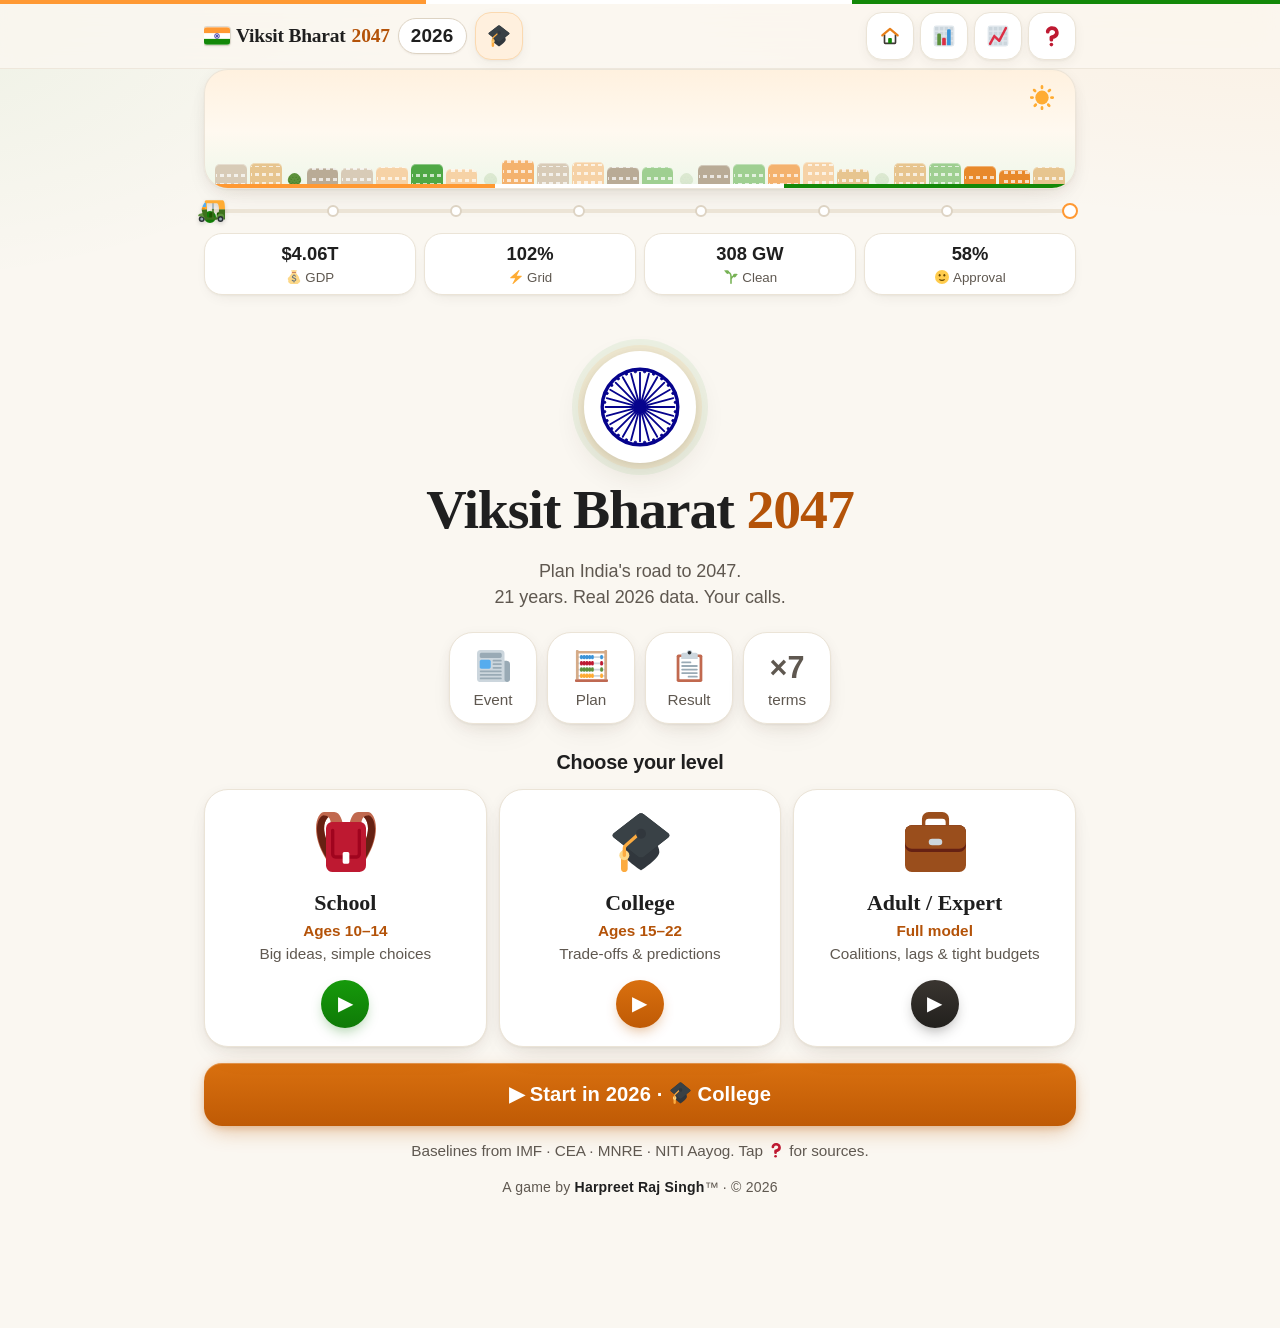
<file: games/viksit-2047/index.html>
<!doctype html>
<html lang="en">
<head>
<meta charset="utf-8">
<meta name="viewport" content="width=device-width,initial-scale=1,viewport-fit=cover">
<meta name="color-scheme" content="light only">
<meta name="theme-color" content="#faf7f1">
<!-- seo:start (generated by tools/seo.js) -->
<title>Viksit Bharat 2047 | Plan India's road to 2047: educational strategy game by Harpreet Raj Singh</title>
<meta name="description" content="Viksit Bharat 2047 is a free educational strategy game by Harpreet Raj Singh: plan India's road to 2047 at School, College or Expert level. Seven terms of events, budgets and the power grid, with real 2026 data. Edutainment that works offline.">
<meta name="author" content="Harpreet Raj Singh">
<meta name="robots" content="index,follow,max-image-preview:large">
<link rel="canonical" href="https://harijim.github.io/hrs-games/games/viksit-2047/">
<meta property="og:type" content="website">
<meta property="og:site_name" content="Harpreet Raj Singh Games">
<meta property="og:locale" content="en_IN">
<meta property="og:title" content="Viksit Bharat 2047 | Plan India's road to 2047: educational strategy game by Harpreet Raj Singh">
<meta property="og:description" content="Viksit Bharat 2047 is a free educational strategy game by Harpreet Raj Singh: plan India's road to 2047 at School, College or Expert level. Seven terms of events, budgets and the power grid, with real 2026 data. Edutainment that works offline.">
<meta property="og:url" content="https://harijim.github.io/hrs-games/games/viksit-2047/">
<meta property="og:image" content="https://harijim.github.io/hrs-games/assets/og/viksit-2047-og-1200x630.jpg">
<meta property="og:image:type" content="image/jpeg">
<meta property="og:image:width" content="1200">
<meta property="og:image:height" content="630">
<meta property="og:image:alt" content="Viksit Bharat 2047: plan India's road to 2047 at School, College or Expert level, an educational strategy game by Harpreet Raj Singh">
<meta name="twitter:card" content="summary_large_image">
<meta name="twitter:title" content="Viksit Bharat 2047 | Plan India's road to 2047: educational strategy game by Harpreet Raj Singh">
<meta name="twitter:description" content="Viksit Bharat 2047 is a free educational strategy game by Harpreet Raj Singh: plan India's road to 2047 at School, College or Expert level. Seven terms of events, budgets and the power grid, with real 2026 data. Edutainment that works offline.">
<meta name="twitter:image" content="https://harijim.github.io/hrs-games/assets/og/viksit-2047-og-1200x630.jpg">
<meta name="twitter:image:alt" content="Viksit Bharat 2047: plan India's road to 2047 at School, College or Expert level, an educational strategy game by Harpreet Raj Singh">
<script type="application/ld+json">{"@context":"https://schema.org","@graph":[{"@type":["VideoGame","SoftwareApplication"],"@id":"https://harijim.github.io/hrs-games/games/viksit-2047/#game","name":"Viksit Bharat 2047","alternateName":"Viksit Bharat 2047: Plan India's road to 2047","url":"https://harijim.github.io/hrs-games/games/viksit-2047/","description":"Viksit Bharat 2047 is a free educational strategy game by Harpreet Raj Singh: plan India's road to 2047 at School, College or Expert level. Seven terms of events, budgets and the power grid, with real 2026 data. Edutainment that works offline.","image":"https://harijim.github.io/hrs-games/assets/og/viksit-2047-og-1200x630.jpg","author":{"@id":"https://harijim.github.io/hrs-games/#harpreet-raj-singh"},"creator":{"@id":"https://harijim.github.io/hrs-games/#harpreet-raj-singh"},"publisher":{"@id":"https://harijim.github.io/hrs-games/#harpreet-raj-singh"},"genre":["Strategy","Simulation","Educational"],"gamePlatform":["Web browser","Android","iOS (Add to Home Screen)"],"operatingSystem":"Any (web browser), Android","applicationCategory":"GameApplication","applicationSubCategory":"Educational strategy game","playMode":"SinglePlayer","inLanguage":"en","isAccessibleForFree":true,"educationalUse":"Edutainment","about":["India","Economic development","Energy transition","Public policy"],"keywords":"educational games, edutainment, Viksit Bharat 2047, Harpreet Raj Singh","offers":{"@type":"Offer","price":"0","priceCurrency":"INR","availability":"https://schema.org/InStock"},"isPartOf":{"@id":"https://harijim.github.io/hrs-games/#website"},"version":"3","audience":[{"@type":"EducationalAudience","educationalRole":"student","audienceType":"School (ages 10–14)"},{"@type":"EducationalAudience","educationalRole":"student","audienceType":"College (ages 15–22)"},{"@type":"Audience","audienceType":"Adults / experts"}],"workExample":[{"@id":"https://harijim.github.io/hrs-games/games/viksit-2047-v2/#game"},{"@id":"https://harijim.github.io/hrs-games/games/viksit-2047-classic/#game"}]},{"@type":"Person","@id":"https://harijim.github.io/hrs-games/#harpreet-raj-singh","name":"Harpreet Raj Singh","email":"mailto:harpreetrajsingh1@gmail.com","url":"https://harijim.github.io/hrs-games/about.html"},{"@type":"BreadcrumbList","itemListElement":[{"@type":"ListItem","position":1,"name":"Harpreet Raj Singh Games","item":"https://harijim.github.io/hrs-games/"},{"@type":"ListItem","position":2,"name":"Viksit Bharat 2047","item":"https://harijim.github.io/hrs-games/games/viksit-2047/"}]}]}</script>
<!-- seo:end -->
<!-- ios:start (generated by tools/build.js) -->
<meta name="mobile-web-app-capable" content="yes">
<meta name="apple-mobile-web-app-capable" content="yes">
<meta name="apple-mobile-web-app-status-bar-style" content="default">
<meta name="apple-mobile-web-app-title" content="HRS Games">
<meta name="format-detection" content="telephone=no">
<link rel="apple-touch-icon" sizes="180x180" href="../../assets/icons/apple-touch-icon-180.png">
<link rel="apple-touch-startup-image" media="(device-width: 320px) and (device-height: 568px) and (-webkit-device-pixel-ratio: 2) and (orientation: portrait)" href="../../assets/splash/splash-640x1136.png">
<link rel="apple-touch-startup-image" media="(device-width: 375px) and (device-height: 667px) and (-webkit-device-pixel-ratio: 2) and (orientation: portrait)" href="../../assets/splash/splash-750x1334.png">
<link rel="apple-touch-startup-image" media="(device-width: 414px) and (device-height: 736px) and (-webkit-device-pixel-ratio: 3) and (orientation: portrait)" href="../../assets/splash/splash-1242x2208.png">
<link rel="apple-touch-startup-image" media="(device-width: 375px) and (device-height: 812px) and (-webkit-device-pixel-ratio: 3) and (orientation: portrait)" href="../../assets/splash/splash-1125x2436.png">
<link rel="apple-touch-startup-image" media="(device-width: 414px) and (device-height: 896px) and (-webkit-device-pixel-ratio: 2) and (orientation: portrait)" href="../../assets/splash/splash-828x1792.png">
<link rel="apple-touch-startup-image" media="(device-width: 414px) and (device-height: 896px) and (-webkit-device-pixel-ratio: 3) and (orientation: portrait)" href="../../assets/splash/splash-1242x2688.png">
<link rel="apple-touch-startup-image" media="(device-width: 390px) and (device-height: 844px) and (-webkit-device-pixel-ratio: 3) and (orientation: portrait)" href="../../assets/splash/splash-1170x2532.png">
<link rel="apple-touch-startup-image" media="(device-width: 428px) and (device-height: 926px) and (-webkit-device-pixel-ratio: 3) and (orientation: portrait)" href="../../assets/splash/splash-1284x2778.png">
<link rel="apple-touch-startup-image" media="(device-width: 393px) and (device-height: 852px) and (-webkit-device-pixel-ratio: 3) and (orientation: portrait)" href="../../assets/splash/splash-1179x2556.png">
<link rel="apple-touch-startup-image" media="(device-width: 430px) and (device-height: 932px) and (-webkit-device-pixel-ratio: 3) and (orientation: portrait)" href="../../assets/splash/splash-1290x2796.png">
<link rel="apple-touch-startup-image" media="(device-width: 402px) and (device-height: 874px) and (-webkit-device-pixel-ratio: 3) and (orientation: portrait)" href="../../assets/splash/splash-1206x2622.png">
<link rel="apple-touch-startup-image" media="(device-width: 440px) and (device-height: 956px) and (-webkit-device-pixel-ratio: 3) and (orientation: portrait)" href="../../assets/splash/splash-1320x2868.png">
<link rel="apple-touch-startup-image" media="(device-width: 768px) and (device-height: 1024px) and (-webkit-device-pixel-ratio: 2) and (orientation: portrait)" href="../../assets/splash/splash-1536x2048.png">
<link rel="apple-touch-startup-image" media="(device-width: 810px) and (device-height: 1080px) and (-webkit-device-pixel-ratio: 2) and (orientation: portrait)" href="../../assets/splash/splash-1620x2160.png">
<link rel="apple-touch-startup-image" media="(device-width: 820px) and (device-height: 1180px) and (-webkit-device-pixel-ratio: 2) and (orientation: portrait)" href="../../assets/splash/splash-1640x2360.png">
<link rel="apple-touch-startup-image" media="(device-width: 834px) and (device-height: 1194px) and (-webkit-device-pixel-ratio: 2) and (orientation: portrait)" href="../../assets/splash/splash-1668x2388.png">
<link rel="apple-touch-startup-image" media="(device-width: 1024px) and (device-height: 1366px) and (-webkit-device-pixel-ratio: 2) and (orientation: portrait)" href="../../assets/splash/splash-2048x2732.png">
<!-- ios:end -->
<meta name="application-name" content="Viksit Bharat 2047 — Harpreet Raj Singh™">
<meta name="mobile-web-app-capable" content="yes">
<link rel="manifest" href="../../manifest.webmanifest">
<link rel="icon" href="../../assets/icons/icon.svg" type="image/svg+xml">
<link rel="stylesheet" href="../../css/hrs-common.css">
<meta name="hrs-langs" content="en,hi,pa">
<script>window.HRS_GAMES=true /* inside HRS Games: the app owns language (game hides its picker, never writes hrs-lang) */</script>
<script src="../../js/capacitor.js"></script>
<script src="../../js/twemoji.min.js"></script>
<script src="../../js/hrs-common.js"></script>
<style>
:root{color-scheme:light;--saf:#FF9933;--saf-d:#b45309;--saf-dd:#8a4300;--saf2:#fff0de;--grn:#138808;--grn-d:#0e6b06;--grn2:#e8f5e4;--navy:#1f1f1f;--ink:#1f1f1f;--ink2:#3d3833;--mut:#5f5850;--bg:#faf7f1;--bg2:#f4efe6;--card:#fff;--line:#ebe4d7;--line2:#ddd3c3;--bad:#c0392b;--warn:#a35f00;--r:24px;--ease:cubic-bezier(.2,.8,.2,1);--sh:0 1px 2px rgba(60,40,10,.05),0 4px 14px rgba(60,40,10,.06),0 14px 34px -16px rgba(60,40,10,.12);--sh2:0 2px 6px rgba(60,40,10,.08),0 10px 30px rgba(60,40,10,.12);--font:ui-sans-serif,-apple-system,BlinkMacSystemFont,'SF Pro Text','SF Pro','Inter','Segoe UI','Noto Sans','Noto Sans Devanagari','Kohinoor Devanagari','Noto Sans Gurmukhi','Gurmukhi MN',Mangal,Raavi,sans-serif;--display:'New York','Iowan Old Style',ui-serif,Georgia,'Noto Serif','Noto Sans Devanagari','Kohinoor Devanagari','Noto Sans Gurmukhi','Gurmukhi MN',Mangal,Raavi,serif}
*{box-sizing:border-box;-webkit-tap-highlight-color:transparent}
html,body{margin:0}
html{font-size:17px;-webkit-text-size-adjust:100%;text-size-adjust:100%;touch-action:manipulation}
body{font-family:system-ui,-apple-system,"Segoe UI",Roboto,"Noto Sans","Noto Sans Devanagari","Noto Sans Gurmukhi","Nirmala UI",Mangal,Raavi,sans-serif;background:var(--bg);color:var(--ink);font-size:1rem;line-height:1.4;min-height:100vh;overscroll-behavior-y:none}
button,.tile,.pcard,[role=button],summary,a{touch-action:manipulation}
.press{transform:scale(.96)!important;filter:brightness(.96)}
.choice.press{transform:scale(.985)!important}
button{font:inherit;color:inherit;cursor:pointer}
.stripe{height:5px;background:linear-gradient(90deg,var(--saf) 0 33.3%,#fff 33.3% 66.6%,var(--grn) 66.6%)}
/* ---------- top bar ---------- */
.topbar{position:sticky;top:0;z-index:30;padding-top:env(safe-area-inset-top);background:rgba(251,250,246,.92);backdrop-filter:blur(8px);-webkit-backdrop-filter:blur(8px)}
.bar{max-width:760px;margin:0 auto;display:flex;align-items:center;gap:8px;padding:8px max(14px,env(safe-area-inset-right)) 8px max(14px,env(safe-area-inset-left))}
.brand{font-weight:800;color:var(--navy);font-size:1.05rem;letter-spacing:.2px;white-space:nowrap}
.brand b{color:var(--saf)}
.year{font-variant-numeric:tabular-nums;font-weight:800;font-size:1.05rem;background:var(--navy);color:#fff;border-radius:999px;padding:3px 12px}
.icons{margin-left:auto;display:flex;gap:6px}
.ib{width:48px;height:48px;border-radius:14px;border:0;background:#fff;box-shadow:var(--sh);font-size:1.15rem;display:grid;place-items:center;transition:transform .15s}
.ib:active{transform:scale(.9)}
/* ---------- skyline + journey ---------- */
.hero{max-width:760px;margin:0 auto;padding:0 max(14px,env(safe-area-inset-right)) 0 max(14px,env(safe-area-inset-left))}
.sky{position:relative;height:96px;border-radius:var(--r);overflow:hidden;background:linear-gradient(180deg,#fff3e3 0%,#fffaf2 55%,#f2f8ef 100%);box-shadow:var(--sh);transition:background 1s}
.sky.dark{background:linear-gradient(180deg,#d9cfc3,#cbbfb1)}
.sun{position:absolute;top:10px;right:18px;font-size:1.4rem;transition:transform 1s}
.city{position:absolute;left:0;right:0;bottom:0;height:100%;display:flex;align-items:flex-end;gap:3px;padding:0 10px}
.bld{flex:1;border-radius:4px 4px 0 0;background-color:var(--c);height:8%;transition:height 1.4s cubic-bezier(.3,1.4,.5,1);
 background-image:repeating-linear-gradient(90deg,var(--c) 0 3px,transparent 3px 7px),repeating-linear-gradient(180deg,var(--c) 0 6px,var(--lit) 6px 9px);background-position:2px 4px;opacity:.95}
.sky{--lit:#ffd36b}.sky.dark{--lit:#b9ad9f}
.tree{flex:.6;font-size:.8rem;line-height:1;text-align:center;align-self:flex-end;transition:opacity 1s}
.road{position:absolute;left:0;right:0;bottom:0;height:5px;background:linear-gradient(90deg,var(--saf),#fff,var(--grn))}
.journey{position:relative;height:30px;margin:6px 6px 0}
.track{position:absolute;left:0;right:0;top:14px;height:4px;border-radius:2px;background:var(--line)}
.track i{position:absolute;left:0;top:0;bottom:0;border-radius:2px;background:linear-gradient(90deg,var(--saf),var(--grn));transition:width 1.2s}
.node{position:absolute;top:10px;width:12px;height:12px;margin-left:-6px;border-radius:50%;background:#fff;border:2px solid var(--line);transition:all .4s}
.node.done{background:var(--grn);border-color:var(--grn)}
.node.last{border-color:var(--saf);width:16px;height:16px;margin-left:-8px;top:8px}
.rider{position:absolute;top:-4px;font-size:1.45rem;margin-left:-14px;transition:left 1.2s cubic-bezier(.5,0,.3,1);filter:drop-shadow(0 2px 2px rgba(0,0,0,.15))}
.stats{display:grid;grid-template-columns:repeat(4,1fr);gap:8px;margin:8px 0 4px}
.stat{border:0;background:#fff;border-radius:16px;padding:7px 4px;box-shadow:var(--sh);text-align:center;transition:transform .2s}
.stat .v{font-weight:800;font-size:1.02rem;color:var(--navy);font-variant-numeric:tabular-nums;white-space:nowrap}
.stat{min-height:52px}.stat .l{font-size:.74rem;color:var(--mut);white-space:nowrap;overflow:hidden;text-overflow:ellipsis}
.stat.bad .v{color:var(--bad)}
.stat.up{animation:glowG 1.3s}.stat.down{animation:glowR 1.3s}
@keyframes glowG{30%{transform:scale(1.08);box-shadow:0 0 0 3px rgba(19,136,8,.45)}}
@keyframes glowR{30%{transform:scale(1.08);box-shadow:0 0 0 3px rgba(214,69,49,.45)}}
.steps{display:flex;justify-content:center;gap:6px;margin:8px 0 2px;font-size:.78rem;color:var(--mut)}
.steps span{padding:3px 10px;border-radius:999px;transition:all .3s}
.steps span.on{background:var(--navy);color:#fff;font-weight:700}
.steps span.done{color:var(--grn)}
.steps.hide{visibility:hidden}
/* ---------- screens ---------- */
main{max-width:760px;margin:0 auto;padding:6px max(14px,env(safe-area-inset-right)) calc(130px + env(safe-area-inset-bottom)) max(14px,env(safe-area-inset-left));overflow-x:clip}
.scr{display:none}
.scr.on{display:block;animation:enter .45s cubic-bezier(.2,.9,.3,1)}
@keyframes enter{from{opacity:0;transform:translateY(18px) scale(.98)}to{opacity:1;transform:none}}
h1,h2,h3{margin:0;color:var(--navy)}
.card{background:var(--card);border-radius:24px;box-shadow:var(--sh);padding:22px 20px}
.center{text-align:center}
.mut{color:var(--mut);font-size:.85rem}
.big-em{font-size:4rem;line-height:1;display:inline-block;animation:bob 2.4s ease-in-out infinite}
@keyframes bob{50%{transform:translateY(-6px) rotate(-4deg)}}
.cta{display:block;width:100%;border:0;border-radius:18px;padding:17px;font-size:1.12rem;font-weight:800;color:#fff;background:linear-gradient(90deg,var(--saf),#f57c00);box-shadow:0 8px 20px rgba(255,153,51,.35);transition:transform .12s,filter .2s}
.cta:active{transform:scale(.97)}@media (hover:hover){.cta:hover{filter:brightness(1.05)}}.cta{min-height:56px}
.cta.navy{background:linear-gradient(90deg,var(--navy),#0f7a08);box-shadow:0 8px 20px rgba(19,136,8,.28)}
.ghost{min-height:48px;border:0;background:#fff;border-radius:14px;padding:12px 16px;font-weight:700;color:var(--navy);box-shadow:var(--sh)}
.dock{position:fixed;left:0;right:0;bottom:0;z-index:25;padding:12px max(14px,env(safe-area-inset-right)) calc(12px + env(safe-area-inset-bottom)) max(14px,env(safe-area-inset-left));background:linear-gradient(180deg,rgba(251,250,246,0),var(--bg) 35%)}
.dock>div{max-width:760px;margin:0 auto}
/* intro */
.intro{padding-top:20px}
.intro h1{font-size:2.1rem;line-height:1.1;margin:12px 0 6px}
.intro h1 b{color:var(--saf)}
.loop{display:flex;justify-content:center;gap:10px;margin:22px 0;flex-wrap:wrap}
.loop div{background:#fff;border-radius:18px;box-shadow:var(--sh);padding:12px 14px;min-width:88px;font-size:.85rem;color:var(--mut)}
.loop div b{display:block;font-size:1.7rem}
/* event */
.ev{position:relative;overflow:hidden}
.ev.fly{animation:fly .4s ease-in forwards}
@keyframes fly{to{transform:translateX(110%) rotate(12deg);opacity:0}}
.ev .tag{display:inline-block;background:var(--saf2);color:#a85a00;border-radius:999px;padding:3px 12px;font-size:.78rem;font-weight:700;letter-spacing:.3px}
.ev h2{font-size:1.6rem;margin:10px 0 6px;line-height:1.15}
.ev p{margin:0 0 6px;color:var(--ink2);font-size:.98rem}
.choice{display:block;width:100%;text-align:left;border:2px solid var(--line);background:#fff;border-radius:18px;padding:14px 16px;margin:10px 0 0;transition:transform .15s,border-color .15s,box-shadow .15s;min-height:64px;position:relative;touch-action:pan-y;user-select:none;-webkit-user-select:none}
@media (hover:hover){.choice:hover{border-color:var(--saf);box-shadow:0 6px 18px rgba(255,153,51,.18);transform:translateY(-2px)}}
.choice:active{transform:scale(.98)}
.choice .k{display:inline-grid;place-items:center;width:26px;height:26px;border-radius:50%;background:var(--navy);color:#fff;font-size:.8rem;font-weight:800;margin-right:8px;vertical-align:1px}
.choice b{font-size:1.02rem;color:var(--navy)}
.chips{display:flex;flex-wrap:wrap;gap:5px;margin-top:8px}
.chip{font-size:.74rem;background:#f4f2ec;border-radius:999px;padding:3px 9px;color:var(--ink2)}
.choice.picked{border-color:var(--grn);background:var(--grn2)}
/* plan */
.wallet{position:sticky;top:var(--topH,64px);z-index:20;background:#fff;border-radius:20px;box-shadow:var(--sh);padding:10px 14px;display:flex;align-items:center;gap:10px;margin-bottom:12px}
.wallet .left{font-weight:900;font-size:1.6rem;color:var(--navy);font-variant-numeric:tabular-nums;min-width:1.5em;text-align:center}
.wallet .left.zero{color:var(--grn)}
.wallet .lab{font-size:.75rem;color:var(--mut);line-height:1.15}
.coins{flex:1;display:flex;flex-wrap:wrap;gap:2px;min-height:20px;align-content:center}
.coin{width:15px;height:15px;border-radius:50%;background:radial-gradient(circle at 35% 35%,#ffe08a,#f5a623 60%,#c97d00);box-shadow:0 1px 1px rgba(0,0,0,.2);animation:cin .3s}
@keyframes cin{from{transform:scale(0)}}
.more{font-size:.75rem;color:var(--mut);align-self:center}
.borrow{min-height:48px;min-width:48px;border:0;background:#f4f2ec;border-radius:12px;padding:8px 10px;font-size:.85rem;font-weight:700;white-space:nowrap}
.borrow.on{background:var(--saf2)}
.auto{min-height:48px;border:0;background:var(--navy);color:#fff;border-radius:12px;padding:8px 12px;font-size:.85rem;font-weight:800;white-space:nowrap;animation:enter .3s}
.auto[hidden]{display:none}
.bpop{display:none;background:#fff;border-radius:18px;box-shadow:var(--sh);padding:12px 14px;margin:-4px 0 12px;align-items:center;gap:10px}
.bpop.on{display:flex;animation:enter .3s}
.step{display:flex;align-items:center;gap:8px;margin-left:auto}
.step button{width:48px;height:48px;border-radius:14px;border:0;background:#f4f2ec;font-size:1.3rem;font-weight:800}
.step b{min-width:1.4em;text-align:center;font-size:1.2rem}
.tiles{display:grid;grid-template-columns:repeat(3,1fr);gap:10px}
.tile{position:relative;-webkit-touch-callout:none;background:#fff;border-radius:20px;box-shadow:var(--sh);padding:20px 8px 10px;text-align:center;cursor:pointer;user-select:none;-webkit-user-select:none;border:2px solid transparent;transition:transform .12s,border-color .2s,background .2s;min-height:118px;outline:none}
@media (hover:hover){.tile:hover{border-color:var(--saf2)}}
.tile:focus-visible{border-color:var(--saf)}
.tile.on{background:linear-gradient(180deg,#fff,#fff8ee)}
.tile.hit{animation:hit .28s}
@keyframes hit{40%{transform:scale(.93)}75%{transform:scale(1.04)}}
.tile.shake,.wallet.shake{animation:shake .35s}
@keyframes shake{25%{transform:translateX(-6px)}75%{transform:translateX(6px)}}
.tile .em{font-size:2rem;line-height:1.1}
.tile .nm{font-size:.82rem;font-weight:700;color:var(--ink2);margin-top:2px;line-height:1.2;overflow-wrap:anywhere;hyphens:auto}
.tile .num{font-size:1.35rem;font-weight:900;color:var(--navy);font-variant-numeric:tabular-nums;line-height:1.2}
.tile .num.zero{color:#c9c4b6}
.pips{height:6px;background:#f1ede4;border-radius:3px;overflow:hidden;margin:4px 6px 0}
.pips i{display:block;height:100%;background:linear-gradient(90deg,var(--saf),var(--grn));border-radius:3px;transition:width .25s cubic-bezier(.3,1.5,.5,1)}
.minus{position:absolute;left:0;top:0;width:48px;height:48px;border:0;padding:0;background:none;display:grid;place-items:center;font-size:1.2rem;font-weight:900;line-height:1;color:var(--ink2);transition:opacity .2s;z-index:1}
.minus i{font-style:normal;display:grid;place-items:center;width:34px;height:34px;border-radius:12px;background:#f4f2ec}
.minus.off{opacity:.25}
.minus:active i,.minus.press i{transform:scale(.88);background:#e8e4d8}.minus.press{transform:none!important;filter:none}
.badge2{position:absolute;right:7px;top:8px;font-size:.72rem;color:var(--mut);background:#f4f2ec;border-radius:8px;padding:1px 5px}
.boost{position:absolute;right:7px;top:30px;font-size:.72rem;color:var(--grn);font-weight:800}
.tile.power{background:linear-gradient(180deg,#f3fbf1,#fff);border-color:#cfe9c9}
.tile.power .chev{display:inline-block;transition:transform .3s;font-size:.8rem;color:var(--grn)}
.tile.power.open .chev{transform:rotate(180deg)}
.drawer{display:none;margin-top:10px;background:#f3fbf1;border-radius:22px;padding:12px;border:2px solid #cfe9c9}
.drawer.on{display:block;animation:enter .35s}
.drawer .tiles{grid-template-columns:repeat(3,1fr)}
.drawer .tile{min-height:108px}
.drawer h3{font-size:.95rem;margin:2px 4px 10px;display:flex;align-items:center;gap:6px}
.seg{display:flex;background:#fff;border-radius:16px;padding:4px;gap:4px;margin-top:12px;box-shadow:var(--sh)}
.seg button{flex:1;min-height:48px;border:0;background:none;border-radius:12px;padding:11px 4px;font-size:.85rem;font-weight:700;color:var(--mut);transition:all .2s}
.seg button.on{background:var(--navy);color:#fff}
.segd{font-size:.75rem;color:var(--mut);text-align:center;margin-top:6px}
.gridline{font-size:.8rem;color:var(--ink2);text-align:center;margin-top:10px}
.sec{margin-top:20px}
.sec h3{font-size:.95rem;margin:0 4px 8px}
.pcards{display:grid;grid-template-columns:repeat(3,1fr);gap:10px}
.pcard{background:#fff;border-radius:18px;box-shadow:var(--sh);padding:12px 10px;cursor:pointer;border:2px solid transparent;transition:transform .15s,border-color .2s;text-align:center}
@media (hover:hover){.pcard:hover{transform:translateY(-2px)}}
.pcard.sel{border-color:var(--saf);background:#fff8ee;animation:hit .3s}
.pcard .pi{font-size:1.7rem}
.pcard .pn{font-weight:800;font-size:.84rem;color:var(--navy);margin:2px 0 4px;line-height:1.2}
.pcard .fx{font-size:.74rem;line-height:1.3}
.fx .p{color:var(--grn)}.fx .n{color:var(--bad)}
.pcard .chk{display:none;font-size:.75rem;color:#a85a00;font-weight:800;margin-top:4px}
.pcard.sel .chk{display:block}
.tipline{display:flex;gap:10px;align-items:flex-start;background:#fff;border-radius:18px;box-shadow:var(--sh);padding:12px 14px;margin-top:20px;font-size:.88rem;color:var(--ink2);cursor:pointer}
.tipline .who{font-size:1.5rem;line-height:1}
.tipline ul{margin:6px 0 0;padding-left:18px}
.tipline ul li{margin:4px 0}
.hubs{display:flex;align-items:center;gap:8px;margin:0 0 12px;padding:8px 12px;background:#fff;border-radius:20px;box-shadow:var(--sh)}
.hubs .hl{font-size:.78rem;font-weight:800;color:var(--navy);margin-right:auto;white-space:nowrap}
.hub{width:48px;height:48px;flex:none;border-radius:50%;border:0;padding:0;background:conic-gradient(var(--saf) var(--p),#ece8de 0);display:grid;place-items:center;position:relative;font-size:1.2rem;transition:transform .15s}
.hub::before{content:'';position:absolute;inset:4px;border-radius:50%;background:#fff}
.hub span{position:relative;filter:grayscale(.7);opacity:.75}
.hub.on{background:conic-gradient(var(--grn) 100%,var(--grn) 0);animation:hubGlow 2s ease-in-out infinite}
.hub.on span{filter:none;opacity:1}
.hub.sel{transform:scale(1.12)}
@keyframes hubGlow{50%{box-shadow:0 0 0 5px rgba(19,136,8,.18)}}
.hubd{display:none;background:#fff;border-radius:18px;box-shadow:var(--sh);padding:12px 14px;margin:-4px 0 12px;font-size:.88rem}
.hubd.on{display:block;animation:enter .3s}
.hubd .live{background:var(--grn);color:#fff;border-radius:999px;font-size:.72rem;font-weight:800;padding:2px 8px;margin-left:6px;vertical-align:2px}
.rq{display:flex;align-items:center;gap:10px;margin-top:8px}.rq span{flex:1}
.rq .g{width:42%;height:8px;background:#f1ede4;border-radius:4px;overflow:hidden}.rq .g i{display:block;height:100%;background:linear-gradient(90deg,var(--saf),var(--grn));border-radius:4px}
.marks{position:absolute;left:12px;top:8px;display:flex;gap:4px;font-size:1.15rem}
.marks span{animation:pop .6s cubic-bezier(.2,1.6,.4,1) both;filter:drop-shadow(0 2px 2px rgba(0,0,0,.15))}
.coach{display:flex;align-items:center;gap:8px;background:var(--navy);color:#fff;border-radius:16px;padding:10px 14px;margin:0 0 12px;font-size:.88rem;font-weight:600;animation:enter .4s}
.coach{min-height:48px;cursor:pointer}.coach .x{margin-left:auto;opacity:.85;font-size:.8rem;padding:6px 10px;border-radius:10px;background:rgba(255,255,255,.15)}
.tile.pulse{animation:pulse 1.4s ease-in-out infinite}
@keyframes pulse{50%{box-shadow:0 0 0 6px rgba(255,153,51,.35)}}
.badge.hubw{border-left:6px solid var(--saf);background:linear-gradient(90deg,#fff8ee,#fff)}
body[data-ph=plan] .sky{height:58px}body[data-ph=plan] .sun{top:4px;font-size:1.1rem}body[data-ph=plan] .marks{top:4px}
.sky{transition:height .5s,background 1s}
/* fast-forward */
.ff{position:fixed;inset:0;z-index:60;display:none;place-items:center;background:linear-gradient(160deg,var(--saf),#fff 50%,var(--grn));text-align:center}
.ff.on{display:grid;animation:fadein .25s}
@keyframes fadein{from{opacity:0}}
.ff .y{font-size:5rem;font-weight:900;color:var(--navy);font-variant-numeric:tabular-nums;line-height:1}
.ff .y.tick{animation:tick .35s}
@keyframes tick{from{transform:translateY(30%) scale(.8);opacity:.2}}
.ff .rd{font-size:3rem;animation:zoom .9s linear infinite}
@keyframes zoom{0%{transform:translateX(-60px)}100%{transform:translateX(60px)}}
.ffg{font-size:1.3rem;font-weight:800;color:var(--grn);margin-top:6px;font-variant-numeric:tabular-nums}
/* result */
.res h2{font-size:1.55rem;margin:4px 0}
.yrs{font-size:.85rem;font-weight:800;color:var(--mut);letter-spacing:.5px}
.deltas{display:grid;grid-template-columns:repeat(3,1fr);gap:10px;margin:16px 0}
.dt{background:#fff;border-radius:18px;box-shadow:var(--sh);padding:12px 8px;text-align:center}
.dt .i{font-size:1.4rem}
.dt .v{font-weight:900;font-size:1.15rem;color:var(--navy);font-variant-numeric:tabular-nums;white-space:nowrap}
.dt .l{font-size:.72rem;color:var(--mut)}
.dt .ch{font-size:.75rem;font-weight:800;margin-top:2px}
.dt .ch.g{color:var(--grn)}.dt .ch.b{color:var(--bad)}
.badges{display:flex;flex-direction:column;gap:8px;margin:6px 0 14px}
.badge{display:flex;gap:10px;align-items:center;background:#fff;border-radius:16px;padding:10px 14px;box-shadow:var(--sh);font-size:.9rem;font-weight:700;animation:pop .5s cubic-bezier(.2,1.6,.4,1) both}
.badge .e{font-size:1.5rem}
.badge.ok{border-left:6px solid var(--grn)}.badge.miss{border-left:6px solid var(--bad);font-weight:600;color:#6a3a33}
@keyframes pop{from{transform:scale(.6);opacity:0}}
.note{background:var(--saf2);border-radius:14px;padding:10px 14px;font-size:.9rem;margin:8px 0}
details.x{margin-top:12px;background:#fff;border-radius:18px;box-shadow:var(--sh);padding:0 14px}
details.x>summary{list-style:none;cursor:pointer;padding:14px 0;min-height:48px;font-weight:700;color:var(--navy);font-size:.92rem;display:flex;align-items:center;gap:8px}
details.x>summary::-webkit-details-marker{display:none}
details.x>summary::after{content:'▾';margin-left:auto;transition:transform .2s;color:var(--mut)}
details.x[open]>summary::after{transform:rotate(180deg)}
details.x>div{padding:0 0 14px;animation:enter .3s}
.dtable{display:grid;grid-template-columns:1fr auto auto;gap:6px 12px;font-size:.86rem}
.dtable .g{color:var(--grn);font-weight:700}.dtable .b{color:var(--bad);font-weight:700}
ul.notes{margin:0;padding-left:18px;font-size:.88rem}ul.notes li{margin:5px 0}
/* end */
.gradeWrap{display:grid;place-items:center;margin:8px 0}
.grade{width:150px;height:150px;border-radius:50%;display:grid;place-items:center;font-size:5rem;font-weight:900;color:#fff;background:conic-gradient(var(--saf) 0 33%,var(--navy) 33% 66%,var(--grn) 66%);box-shadow:0 12px 30px rgba(70,45,10,.18);animation:gradeIn .9s cubic-bezier(.2,1.6,.4,1) both;position:relative}
.grade::before{content:'';position:absolute;inset:10px;border-radius:50%;background:var(--navy)}
.grade span{position:relative}
@keyframes gradeIn{from{transform:scale(0) rotate(-180deg)}}
.score{font-size:2.4rem;font-weight:900;color:var(--navy);font-variant-numeric:tabular-nums}
.cat{margin:10px 0}
.cat .t{display:flex;justify-content:space-between;font-size:.88rem;font-weight:700}
.cat .t span{color:var(--mut);font-weight:600;font-variant-numeric:tabular-nums}
.sbar{height:12px;background:#f1ede4;border-radius:6px;overflow:hidden;margin-top:4px}
.sbar i{display:block;height:100%;width:0;background:linear-gradient(90deg,var(--saf),var(--grn));border-radius:6px;transition:width 1.2s cubic-bezier(.3,1,.4,1)}
.row2{display:flex;gap:10px;margin-top:14px}.row2>*{flex:1}
/* sheet */
.sheet{position:fixed;inset:0;z-index:50;background:rgba(40,30,18,.30);display:flex;align-items:flex-end;justify-content:center}
.sheet.hidden{display:none}
.sheetCard{background:var(--bg);width:100%;max-width:820px;max-height:88vh;max-height:88dvh;overflow:auto;overscroll-behavior:contain;-webkit-overflow-scrolling:touch;border-radius:26px 26px 0 0;padding:16px max(16px,env(safe-area-inset-right)) calc(30px + env(safe-area-inset-bottom)) max(16px,env(safe-area-inset-left));animation:up .35s cubic-bezier(.2,.9,.3,1);position:relative}
@keyframes up{from{transform:translateY(100%)}}
.sheetCard h2{font-size:1.2rem;margin:4px 0 12px}
.sheetX{position:sticky;top:0;float:right;width:48px;height:48px;border-radius:50%;border:0;background:#fff;box-shadow:var(--sh);font-size:1rem;z-index:2}
.kpis{display:grid;grid-template-columns:repeat(auto-fill,minmax(150px,1fr));gap:8px}
.kpi{background:#fff;border:0;width:100%;text-align:left;font:inherit;color:inherit;border-radius:16px;padding:10px 12px;box-shadow:var(--sh);cursor:pointer;min-height:48px}
.kpi .l{font-size:.72rem;color:var(--mut)}.kpi .v{font-size:1.15rem;font-weight:800;color:var(--navy)}.kpi .t{font-size:.74rem;color:var(--mut)}
.kbar{height:5px;background:#eee;border-radius:3px;margin-top:6px;overflow:hidden}.kbar i{display:block;height:100%;border-radius:3px}
.src{font-size:.8rem;color:var(--mut);cursor:pointer;position:relative;display:inline-block;padding:0 2px}.src::after{content:'';position:absolute;left:50%;top:50%;width:48px;height:48px;transform:translate(-50%,-50%)}
.mix{display:flex;height:22px;border-radius:8px;overflow:hidden;margin:6px 0}.mix span{display:block;height:100%}
.legend{display:flex;flex-wrap:wrap;gap:8px;font-size:.72rem;color:var(--mut);margin-top:4px}
.legend i{display:inline-block;width:10px;height:10px;border-radius:2px;margin-right:3px;vertical-align:middle}
.gauge{display:flex;align-items:center;gap:8px;font-size:.82rem;margin:6px 0}
.gauge>span{width:150px;flex:none}
.gauge .g{flex:1;height:10px;background:#eee;border-radius:5px;position:relative;overflow:hidden}
.gauge .g i{position:absolute;left:0;top:0;bottom:0;border-radius:5px}
.gauge b{width:70px;text-align:right}
table{width:100%;border-collapse:collapse;font-size:.84rem}
td,th{padding:7px 6px;border-bottom:1px solid var(--line);text-align:left;vertical-align:top}
th{font-size:.72rem;color:var(--mut);text-transform:uppercase}
.st.ok{color:var(--grn);font-weight:700}.st.bad{color:var(--bad);font-weight:700}.st.pend{color:var(--warn);font-weight:700}
.panel{background:#fff;border-radius:18px;box-shadow:var(--sh);padding:12px 14px;margin:12px 0}
.panel h3{font-size:.95rem;margin:0 0 8px}
.tabs2{display:flex;gap:6px;margin-bottom:10px}
.tabs2 button{min-height:48px;border:0;background:#fff;border-radius:999px;padding:8px 14px;font-weight:700;color:var(--mut);box-shadow:var(--sh)}
.tabs2 button.on{background:var(--navy);color:#fff}
.chartgrid{display:grid;grid-template-columns:repeat(auto-fill,minmax(330px,1fr));gap:10px}
.chart{background:#fff;border-radius:16px;padding:10px;box-shadow:var(--sh)}
.chart h4{margin:0 0 4px;font-size:.84rem;color:var(--navy)}
.chart canvas{width:100%;height:180px;display:block}
.credit{font-size:.78rem;color:var(--mut);text-align:center;margin-top:14px;letter-spacing:.2px}.credit b{color:var(--navy)}
.srcs li{margin:8px 0;font-size:.82rem}
.tip{position:fixed;z-index:90;max-width:320px;background:var(--ink);color:#fff;font-size:.86rem;line-height:1.45;padding:12px 14px;border-radius:12px;box-shadow:0 8px 24px rgba(0,0,0,.25)}
.tip a{color:#ffcf8f}.tip.hidden{display:none}
#toasts{position:fixed;left:50%;transform:translateX(-50%);top:calc(12px + env(safe-area-inset-top));z-index:95;display:flex;flex-direction:column;gap:8px;width:min(92vw,420px);pointer-events:none}
.toast{background:#fff;border-left:6px solid var(--grn);border-radius:14px;padding:11px 14px;box-shadow:0 8px 24px rgba(0,0,0,.18);font-size:.88rem;animation:drop .4s cubic-bezier(.2,1.4,.4,1)}
.toast.bad{border-left-color:var(--bad)}
@keyframes drop{from{transform:translateY(-120%);opacity:0}}
.fly{position:fixed;z-index:96;pointer-events:none;font-size:1.1rem;width:16px;height:16px;border-radius:50%;background:radial-gradient(circle at 35% 35%,#ffe08a,#f5a623 60%,#c97d00)}
.plus1{position:absolute;left:50%;top:40%;font-weight:900;color:var(--grn);pointer-events:none;animation:rise .7s ease-out forwards}
@keyframes rise{to{transform:translate(-50%,-40px);opacity:0}}
#confetti{position:fixed;inset:0;pointer-events:none;z-index:97}
a{color:var(--navy)}
@media (min-width:700px){
 html{font-size:18px}
 #tiles{grid-template-columns:repeat(4,1fr)}
 .tiles{gap:14px}
 .sky{height:120px}
 .intro h1{font-size:2.8rem}
}
@media (max-width:520px){.hubs .hl .sub{display:none}.hubs{gap:6px;padding:8px 10px;flex-wrap:wrap;justify-content:space-between}.hubs .hl{flex-basis:100%;margin:0}.bar{gap:6px}.brand .bt{display:none}.year{font-size:.95rem;padding:3px 10px}.ib{border-radius:14px;font-size:1.1rem}.icons{gap:5px}.sky{height:78px}.tile{padding-top:34px}.tile .em{font-size:1.75rem}.boost{top:30px}.deltas{gap:8px}}
@media (max-width:380px){.tile .em{font-size:1.7rem}.stat .v{font-size:.9rem}.brand b{display:none}}
/* ---------- v3: levels + touch components ---------- */
.ib.modeb{background:var(--saf2)}
.pick{font-size:1.05rem;margin:20px 0 10px}
.modes{display:grid;gap:12px;grid-template-columns:1fr;text-align:left}
.mode{position:relative;display:flex;align-items:center;gap:14px;min-height:84px;border:2px solid var(--line);background:#fff;border-radius:22px;padding:14px 16px;box-shadow:var(--sh);transition:transform .15s,border-color .2s}
.mode .mi{font-size:2.6rem;line-height:1}
.mode .mt{display:flex;flex-direction:column;gap:1px;flex:1}
.mode b{font-size:1.15rem;color:var(--navy)}
.mode .ma{font-size:.85rem;font-weight:700;color:#a85a00}
.mode .mg{font-size:.85rem;color:var(--mut)}
.mode .go{font-size:1.1rem;color:#fff;background:var(--saf);width:44px;height:44px;border-radius:50%;display:grid;place-items:center;flex:none}
.mode em{position:absolute;top:-10px;right:14px;font-style:normal;font-size:.74rem;font-weight:800;background:var(--grn);color:#fff;border-radius:999px;padding:2px 10px}
.mode.last{border-color:var(--grn)}
.mode[data-mode=school] .go{background:var(--grn)}.mode[data-mode=expert] .go{background:var(--navy)}
@media (hover:hover){.mode:hover{border-color:var(--saf);transform:translateY(-2px)}}
@media (min-width:700px){.modes{grid-template-columns:repeat(3,1fr)}.mode{flex-direction:column;text-align:center;padding:22px 14px 18px}.mode .mt{align-items:center}.mode .mi{font-size:3.2rem}}
.levels{display:grid;grid-template-columns:repeat(3,1fr);gap:8px}
.lvl{border:2px solid var(--line);background:#fff;border-radius:16px;min-height:72px;padding:8px 4px;display:flex;flex-direction:column;align-items:center;gap:1px}
.lvl span{font-size:1.5rem}.lvl b{font-size:.9rem;color:var(--navy)}.lvl small{font-size:.74rem;color:var(--mut)}
.lvl.on{border-color:var(--saf);background:#fff8ee}
.trade{background:#f7f2ea;border-radius:16px;padding:10px 14px;margin:0 0 12px;font-size:.9rem;color:var(--ink2);min-height:48px;display:flex;align-items:center}
.trade.pop{animation:enter .3s}
body[data-mode=school] .trade{background:#fff6e0;color:#6a4500}
.tile .sd{font-size:.76rem;color:var(--mut);line-height:1.25;margin:2px 4px 0}
.tiles.g5{grid-template-columns:repeat(2,1fr)}.tiles.g5 .tile:last-child{grid-column:1/-1}
.tiles.g5 .tile{min-height:150px}.tiles.g5 .tile .em{font-size:2.4rem}.tiles.g5 .nm{white-space:normal;font-size:.92rem}
@media (min-width:700px){#tiles.g5{grid-template-columns:repeat(5,1fr)}#tiles.g5 .tile:last-child{grid-column:auto}}
.sec.tight{margin-top:0;margin-bottom:12px}
.moods{display:grid;grid-template-columns:repeat(4,1fr);gap:6px}
.mood{border:0;background:#fff;border-radius:14px;box-shadow:var(--sh);min-height:52px;padding:6px 6px;display:flex;flex-direction:column;align-items:center;gap:3px}
.mood .me{font-size:1.2rem;line-height:1}.mood b{font-size:.85rem;color:var(--navy)}
.mood .mb{width:80%;height:5px;background:#eee;border-radius:3px;overflow:hidden}.mood .mb i{display:block;height:100%;background:var(--grn)}
.mood.low{box-shadow:0 0 0 2px var(--bad)}.mood.low .mb i{background:var(--bad)}.mood.low b{color:var(--bad)}
.mdl{display:grid;grid-template-columns:repeat(4,1fr);gap:8px;margin-top:6px}
.md{background:#fff;border-radius:14px;box-shadow:var(--sh);padding:8px 4px;text-align:center;display:flex;flex-direction:column;align-items:center}
.md .me{font-size:1.3rem}.md b{font-size:1rem;color:var(--navy)}.md .mn{font-size:.72rem;color:var(--mut)}
.md .ch{font-size:.74rem;font-weight:800}.md .ch.g{color:var(--grn)}.md .ch.b{color:var(--bad)}
.md.low{box-shadow:0 0 0 2px var(--bad)}
.warnline{background:#fdecea;color:#7a2318;border-radius:14px;padding:10px 14px;margin-top:10px;font-size:.88rem;font-weight:600}
.reveal{border-radius:18px;padding:12px 14px;margin:12px 0;background:#fff;box-shadow:var(--sh);border-left:6px solid var(--warn);animation:pop .5s cubic-bezier(.2,1.6,.4,1) both}
.reveal.ok{border-left-color:var(--grn)}
.reveal .rh{font-weight:800;color:var(--navy)}.reveal .rh .mut{font-weight:600;display:block;margin-top:2px}
.reveal .why{font-size:.9rem;margin:8px 0 4px;color:var(--ink2)}
.fact,.quiz{background:#fff;border-radius:18px;box-shadow:var(--sh);padding:12px 14px;margin:12px 0}
.fact{background:linear-gradient(180deg,#fff8ee,#fff)}
.fh{font-weight:800;color:var(--navy)}.fact p,.quiz p{margin:6px 0;font-size:.95rem}
.qo{display:grid;gap:8px}
.qo button{min-height:52px;border:2px solid var(--line);background:#fff;border-radius:14px;font-weight:700;color:var(--navy);padding:8px 12px;text-align:left}
.qo button.right{border-color:var(--grn);background:var(--grn2)}.qo button.wrong{border-color:var(--bad);background:#fdecea}
.qo button:disabled{cursor:default;opacity:1}
.qr{font-size:.9rem;margin-top:8px;font-weight:600;color:var(--ink2)}
@media (min-width:700px){.qo{grid-template-columns:repeat(3,1fr)}.qo button{text-align:center}}
.pred{text-align:center;padding:8px 4px}
.pred h2{margin:8px 0}
.predb{display:grid;grid-template-columns:repeat(3,1fr);gap:10px;margin:14px 0}
.predb button{min-height:84px;border:2px solid var(--line);background:#fff;border-radius:18px;font-size:1.8rem;font-weight:900;color:var(--navy);display:flex;flex-direction:column;align-items:center;justify-content:center;gap:2px}
.predb button span{font-size:.8rem;font-weight:700;color:var(--mut)}
.ghost.wide{width:100%;margin-top:6px}
.sheet.modal .sheetCard{max-width:520px;border-radius:26px;margin-bottom:max(12px,env(safe-area-inset-bottom))}
.sheet.modal{align-items:center;padding:12px}
.chip.heart{background:#ffe3ec;color:#a3164f;font-weight:700}
.chip.who{font-weight:800}.chip.who.g{background:var(--grn2);color:#0d5f05}.chip.who.b{background:#fdecea;color:#9b2b1d}
.choice .swipe{position:absolute;right:14px;top:14px;font-size:.95rem;color:#c9c4b6;transition:color .2s,transform .2s}
.choice.armed{border-color:var(--grn);background:var(--grn2)}.choice.armed .swipe{color:var(--grn);transform:scale(1.3)}
.choice b{padding-right:22px}
.tip .tipx{display:block;margin-top:6px;font-size:.74rem;opacity:.6}
@media (min-width:1024px){.bar,.hero,main,.dock>div{max-width:900px}}
@media (orientation:landscape) and (max-height:900px){body[data-ph=plan] .sky,body[data-ph=result] .sky{display:none}body[data-ph=plan] .steps,body[data-ph=result] .steps{display:none}}
@media (max-width:520px){.loop{gap:8px;flex-wrap:nowrap}.loop div{min-width:0;flex:1;padding:10px 4px}.loop div b{font-size:1.4rem}.intro h1{font-size:1.9rem}}
@media (max-height:520px) and (orientation:landscape){.sky{height:52px}.journey{height:24px;margin-top:2px}.steps{display:none}body[data-ph=plan] .sky,body[data-ph=result] .sky{display:none}.stats{margin:4px 0 2px}.stat{min-height:48px;padding:4px}.ff .y{font-size:3.4rem}.big-em{font-size:3rem}.intro{padding-top:6px}.loop{margin:10px 0}.wallet{position:static}}
@media (prefers-reduced-motion:reduce){*,*::before,*::after{animation-duration:.01ms!important;transition-duration:.01ms!important}}

/* ---------- v4: languages ---------- */
.langs{display:inline-flex;gap:6px;background:#fff;border-radius:999px;padding:4px;box-shadow:var(--sh);margin:0 auto 12px}
.lang{min-width:56px;min-height:48px;border:0;background:none;border-radius:999px;font-weight:800;color:var(--mut);font-size:1rem;padding:0 14px}
.lang.on{background:var(--navy);color:#fff}
.panel .langs{margin:0}
.code{font-family:ui-monospace,Menlo,Consolas,monospace;font-size:.8rem}
:lang(hi) body,:lang(pa) body{line-height:1.5}
:lang(hi) .stat .l,:lang(pa) .stat .l{font-size:.78rem}
.choice b,.mode b,.pcard .pn,.dt .l,.md .mn,.lvl b,.cta,.ghost,.seg button,.tabs2 button{overflow-wrap:anywhere}
.seg button{line-height:1.2}

/* =================== v5: light, posh, global (navy only inside .chakra) =================== */
html{color-scheme:light;background:var(--bg)}
body{font-family:var(--font);color:var(--ink);font-size:1rem;line-height:1.45;letter-spacing:-.003em;-webkit-font-smoothing:antialiased;-moz-osx-font-smoothing:grayscale;
 background:radial-gradient(1200px 520px at 100% -10%,rgba(255,153,51,.10),transparent 60%),radial-gradient(900px 480px at -10% 0%,rgba(19,136,8,.06),transparent 60%),var(--bg);background-attachment:fixed}
:lang(hi) body,:lang(pa) body{line-height:1.6}
h1,h2,h3,h4{color:var(--ink);letter-spacing:-.01em}
h1,h2,.ff .y,.score,.grade span,.brand .bt,.brand b{font-family:var(--display);font-weight:700}
:lang(hi) h1,:lang(hi) h2,:lang(pa) h1,:lang(pa) h2,:lang(hi) .brand .bt,:lang(pa) .brand .bt{font-family:var(--font);font-weight:750;letter-spacing:0;line-height:1.3}
h3{font-weight:700}
.mut{color:var(--mut)}
a{color:var(--grn-d);text-decoration-thickness:1px;text-underline-offset:2px}
::selection{background:#ffe2bf;color:var(--ink)}
:focus-visible{outline:3px solid rgba(255,153,51,.55);outline-offset:2px}
.stripe{height:4px}
/* top bar */
.topbar{background:rgba(250,247,241,.82);backdrop-filter:saturate(1.6) blur(16px);-webkit-backdrop-filter:saturate(1.6) blur(16px);border-bottom:1px solid rgba(235,228,215,.8)}
.brand{color:var(--ink);font-size:1.08rem;display:flex;align-items:center;gap:6px;letter-spacing:-.01em}
.brand b{color:var(--saf-d)}
.flagmark{width:26px;height:18px;flex:none;border-radius:3px;box-shadow:0 0 0 1px rgba(60,40,10,.12),0 1px 3px rgba(60,40,10,.12)}
.year{background:#fff;color:var(--ink);border:1px solid var(--line2);box-shadow:0 1px 2px rgba(60,40,10,.06);font-weight:700;letter-spacing:.01em}
.ib{background:#fff;border:1px solid var(--line);box-shadow:0 1px 2px rgba(60,40,10,.05),0 4px 12px rgba(60,40,10,.05);border-radius:16px;transition:transform .2s var(--ease),box-shadow .2s var(--ease)}
@media (hover:hover){.ib:hover{box-shadow:var(--sh2);transform:translateY(-1px)}}
.ib.modeb{background:var(--saf2);border-color:#fbd9b0}
/* skyline */
.sky{background:linear-gradient(180deg,#fff1df 0%,#fff9f0 52%,#eef7ea 100%);border:1px solid rgba(235,228,215,.9);box-shadow:var(--sh)}
.sky.dark{background:linear-gradient(180deg,#efe4d6,#e2d4c3)}
.sky{--lit:rgba(255,255,255,.7)}.sky.dark{--lit:rgba(120,95,70,.35)}
.bld{border-radius:5px 5px 0 0;opacity:1;box-shadow:inset 0 1px 0 rgba(255,255,255,.35)}
.road{height:4px;background:linear-gradient(90deg,var(--saf) 0 33.3%,#fff 33.3% 66.6%,var(--grn) 66.6%)}
.track{background:#ece4d6}
.node{border-color:#ddd3c3}
/* stats */
.stat{border:1px solid var(--line);border-radius:18px;box-shadow:0 1px 2px rgba(60,40,10,.04),0 6px 16px -8px rgba(60,40,10,.12)}
.stat .v{color:var(--ink);font-weight:750}
.steps span{color:var(--mut)}
.steps span.on{background:var(--saf2);color:var(--saf-dd);font-weight:700;box-shadow:inset 0 0 0 1px #fbd3a3}
.steps span.done{color:var(--grn-d)}
/* cards + surfaces */
.card,.tile,.pcard,.wallet,.hubs,.hubd,.bpop,.tipline,.dt,.badge,details.x,.panel,.chart,.kpi,.mood,.md,.reveal,.fact,.quiz,.loop div,.toast{border-radius:var(--r);box-shadow:var(--sh)}
.tile,.pcard,.dt,.mood,.md,.kpi,.chart,.panel,details.x,.wallet,.hubs,.loop div,.tipline,.badge,.reveal,.fact,.quiz{border:1px solid var(--line)}
.tile{border-width:1.5px;transition:transform .2s var(--ease),border-color .2s var(--ease),box-shadow .2s var(--ease),background .2s}
@media (hover:hover){.tile:hover{border-color:#fbd3a3;box-shadow:var(--sh2)}.pcard:hover{box-shadow:var(--sh2)}}
.tile.on{background:linear-gradient(180deg,#fff,#fff6ea);border-color:#fbd9b0}
.tile .num{color:var(--ink);font-weight:800}
.tile .num.zero{color:#8a8178}
.tile .nm{color:var(--ink2);font-weight:650}
.badge2{background:var(--bg2)}
.minus i{background:var(--bg2);border:1px solid var(--line)}
.minus.off{opacity:.3}
.pips{background:#efe8dc}
.tile.power{background:linear-gradient(180deg,#f2faef,#fff);border-color:#cfe6c8}
.drawer{background:#f4faf1;border:1.5px solid #d6ead0;border-radius:var(--r)}
.wallet{background:rgba(255,255,255,.92);backdrop-filter:blur(12px);-webkit-backdrop-filter:blur(12px)}
.wallet .left{color:var(--ink);font-family:var(--display);font-weight:700}
.wallet .left.zero{color:var(--grn-d)}
.borrow,.step button{background:var(--bg2);border:1px solid var(--line)}
.borrow.on{background:var(--saf2);border-color:#fbd3a3;color:var(--saf-dd)}
.auto{background:var(--grn2);color:var(--grn-d);border:1px solid #c6e3bf;font-weight:750}
.seg{background:var(--bg2);border:1px solid var(--line);box-shadow:inset 0 1px 2px rgba(60,40,10,.05)}
.seg button{color:var(--mut)}
.seg button.on{background:#fff;color:var(--ink);box-shadow:0 1px 2px rgba(60,40,10,.08),0 4px 12px rgba(60,40,10,.08),inset 0 -2px 0 var(--saf)}
.pcard{border-width:1.5px}
.pcard .pn{color:var(--ink)}
.pcard.sel{border-color:var(--saf);background:#fff7ec}
.pcard .chk,.ev .tag{color:var(--saf-dd)}
.fx .p,.boost,.tile.power .chev,.dt .ch.g,.md .ch.g,.dtable .g,.st.ok,.steps span.done{color:var(--grn-d)}
.hubs .hl{color:var(--ink)}
.hub{background:conic-gradient(var(--saf) var(--p),#ece4d6 0)}
.hubd .live,.mode em{background:var(--grn);color:#fff}
/* event */
.ev{border:1px solid var(--line)}
.ev .tag{background:var(--saf2);box-shadow:inset 0 0 0 1px #fbd9b0;letter-spacing:.04em;text-transform:none}
.ev h2{font-size:1.7rem;line-height:1.18}
.choice{border:1.5px solid var(--line);border-radius:20px;box-shadow:0 1px 2px rgba(60,40,10,.04);transition:transform .2s var(--ease),border-color .2s var(--ease),box-shadow .2s var(--ease),background .2s}
@media (hover:hover){.choice:hover{border-color:#f7c48a;box-shadow:var(--sh2)}}
.choice .k{background:var(--saf2);color:var(--saf-dd);box-shadow:inset 0 0 0 1px #fbd3a3}
.choice b{color:var(--ink);font-weight:700}
.choice.picked,.choice.armed{border-color:var(--grn);background:var(--grn2)}
.choice{padding-right:40px}.choice b{padding-right:0}.choice .swipe{color:#6f675e;right:16px;top:16px}.choice.armed .swipe{color:var(--grn-d)}
.chip{background:var(--bg2);color:var(--ink2)}
/* buttons */
.cta{border-radius:18px;color:#fff;letter-spacing:.005em;font-weight:750;background:linear-gradient(180deg,#d9700f,#bf5a05);box-shadow:0 1px 0 rgba(255,255,255,.25) inset,0 8px 22px -6px rgba(191,90,5,.45),0 2px 6px rgba(191,90,5,.18);transition:transform .2s var(--ease),box-shadow .2s var(--ease),filter .2s}
@media (hover:hover){.cta:hover{transform:translateY(-1px);box-shadow:0 1px 0 rgba(255,255,255,.25) inset,0 12px 28px -6px rgba(191,90,5,.5),0 2px 6px rgba(191,90,5,.2)}}
.cta.navy{background:linear-gradient(180deg,#169a0b,#0f7a07);box-shadow:0 1px 0 rgba(255,255,255,.25) inset,0 8px 22px -6px rgba(15,122,7,.45),0 2px 6px rgba(15,122,7,.18)}
.ghost{background:#fff;color:var(--ink);border:1px solid var(--line2);box-shadow:0 1px 2px rgba(60,40,10,.05);border-radius:16px;transition:transform .2s var(--ease),box-shadow .2s var(--ease)}
@media (hover:hover){.ghost:hover{box-shadow:var(--sh2)}}
.dock{background:linear-gradient(180deg,rgba(250,247,241,0),rgba(250,247,241,.94) 38%);}
/* intro */
.intro{padding-top:14px}
#scr-intro>.langs{display:flex;width:max-content;max-width:100%;margin:0 auto 18px}
.emblem{display:grid;margin:0 auto;place-items:center;width:96px;height:96px;border-radius:50%;background:#fff;box-shadow:0 0 0 6px rgba(255,153,51,.10),0 0 0 12px rgba(19,136,8,.06),var(--sh2);animation:none;font-size:0}
.emblem svg{width:72px;height:72px}
.emblem .chakra{transform-origin:50% 50%;animation:spin 40s linear infinite}
@keyframes spin{to{transform:rotate(360deg)}}
.intro h1{font-size:2.35rem;line-height:1.08;margin:16px 0 8px;letter-spacing:-.02em}
.intro h1 b{color:var(--saf-d)}
.loop div{color:var(--mut);padding:12px 10px}
.pick{font-size:1.1rem;margin:24px 0 12px}
.mode{border:1.5px solid var(--line);border-radius:var(--r);box-shadow:var(--sh);transition:transform .25s var(--ease),border-color .2s var(--ease),box-shadow .25s var(--ease)}
@media (hover:hover){.mode:hover{border-color:#f7c48a;box-shadow:var(--sh2);transform:translateY(-3px)}}
.mode b{color:var(--ink);font-family:var(--display);font-weight:700;font-size:1.22rem}
:lang(hi) .mode b,:lang(pa) .mode b{font-family:var(--font);font-size:1.12rem}
.mode .ma{color:var(--saf-d)}
.mode.last{border-color:#8fcf86;box-shadow:0 0 0 3px rgba(19,136,8,.08),var(--sh)}
.mode .go{width:48px;height:48px;background:linear-gradient(180deg,#d9700f,#bf5a05);box-shadow:0 6px 14px -4px rgba(191,90,5,.45)}
.mode[data-mode=school] .go{background:linear-gradient(180deg,#169a0b,#0f7a07);box-shadow:0 6px 14px -4px rgba(15,122,7,.4)}
.mode[data-mode=expert] .go{background:linear-gradient(180deg,#3a3530,#22201d);box-shadow:0 6px 14px -4px rgba(34,32,29,.4)}
.credit b{color:var(--ink)}
/* coach / trade / notes */
.coach{background:#fff;color:var(--ink);border:1px solid #fbd3a3;box-shadow:inset 4px 0 0 var(--saf),var(--sh);border-radius:18px}
.coach .x{background:var(--bg2);color:var(--ink2);opacity:1}
.trade{background:#fff;border:1px solid var(--line);color:var(--ink2);border-radius:18px}
body[data-mode=school] .trade{background:#fff7e6;border-color:#f8dfb0;color:#5c3d00}
.note{background:var(--saf2);border:1px solid #fbd9b0;color:var(--ink)}
.warnline{border:1px solid #f6cfc9}
/* result + end */
.dt .v,.md b,.mood b,.kpi .v,.lvl b,.reveal .rh,.fh{color:var(--ink)}
.badge.ok{border-left:5px solid var(--grn)}.badge.miss{border-left:5px solid var(--bad)}
.reveal{border-left:5px solid var(--warn)}.reveal.ok{border-left-color:var(--grn)}
details.x>summary{color:var(--ink)}
.sbar{background:#efe8dc}
.grade{background:conic-gradient(var(--saf) 0 33.3%,#efe8dc 33.3% 66.6%,var(--grn) 66.6%);color:var(--ink);box-shadow:0 18px 40px -12px rgba(60,40,10,.25),0 2px 6px rgba(60,40,10,.08)}
.grade::before{inset:9px;background:radial-gradient(circle at 50% 35%,#fff,#fbf7f0);box-shadow:inset 0 1px 4px rgba(60,40,10,.10)}
.grade span{font-size:4.6rem}
.score{color:var(--ink);letter-spacing:-.02em}
.qo button,.predb button{border:1.5px solid var(--line);color:var(--ink);border-radius:18px;transition:transform .2s var(--ease),border-color .2s,box-shadow .2s}
@media (hover:hover){.qo button:not(:disabled):hover,.predb button:hover{border-color:#f7c48a;box-shadow:var(--sh2)}}
.lvl{border:1.5px solid var(--line)}
.lvl.on{border-color:var(--saf);background:#fff7ec}
/* sheet / dialog */
.sheet{background:rgba(60,45,25,.22);backdrop-filter:blur(6px);-webkit-backdrop-filter:blur(6px)}
.sheetCard{background:var(--bg);border-radius:28px 28px 0 0;box-shadow:0 -10px 40px rgba(60,40,10,.14);animation:up .42s var(--ease)}
.sheetCard::before{content:'';display:block;width:40px;height:5px;border-radius:3px;background:var(--line2);margin:-6px auto 8px}
.sheet.modal .sheetCard{border-radius:28px;box-shadow:0 30px 80px -20px rgba(60,40,10,.35),0 4px 12px rgba(60,40,10,.10)}
.sheet.modal .sheetCard::before{display:none}
.sheetCard h2{font-size:1.35rem}
.sheetX{background:#fff;border:1px solid var(--line);box-shadow:0 1px 2px rgba(60,40,10,.06);color:var(--ink)}
.tabs2 button{background:#fff;border:1px solid var(--line);color:var(--mut);box-shadow:none}
.tabs2 button.on{background:var(--ink);color:#fff;border-color:var(--ink)}
.chart h4{color:var(--ink)}
.kbar,.gauge .g,.mood .mb{background:#efe8dc}
th{color:var(--mut);letter-spacing:.04em}
/* tooltip + toast */
.tip{background:#fff;color:var(--ink);border:1px solid var(--line);box-shadow:0 20px 50px -12px rgba(60,40,10,.30),0 2px 8px rgba(60,40,10,.08);border-radius:16px}
.tip a{color:var(--grn-d)}.tip .tipx{opacity:1;color:var(--mut)}
.toast{border:1px solid var(--line);border-left:5px solid var(--grn);box-shadow:0 18px 40px -14px rgba(60,40,10,.28)}
.toast.bad{border-left-color:var(--bad)}
/* fast-forward */
.ff{background:radial-gradient(700px 400px at 20% 10%,rgba(255,153,51,.28),transparent 60%),radial-gradient(700px 400px at 80% 90%,rgba(19,136,8,.20),transparent 60%),var(--bg)}
.ff .y{color:var(--ink);letter-spacing:-.03em;font-size:5.4rem}
.ffg{color:var(--grn-d)}
/* languages */
.langs{background:var(--bg2);border:1px solid var(--line);box-shadow:inset 0 1px 2px rgba(60,40,10,.05)}
.lang{color:var(--mut)}
.lang.on{background:#fff;color:var(--ink);box-shadow:0 1px 2px rgba(60,40,10,.08),0 4px 12px rgba(60,40,10,.08),inset 0 -2px 0 var(--saf)}
@media (min-width:700px){.intro h1{font-size:3.1rem}.emblem{width:112px;height:112px}.emblem svg{width:84px;height:84px}}
@media (max-width:520px){.intro h1{font-size:2.05rem}}
@media (max-width:380px){.intro h1{font-size:1.9rem}.emblem{width:84px;height:84px}.emblem svg{width:62px;height:62px}}
@media (max-height:520px) and (orientation:landscape){.emblem{width:64px;height:64px}.emblem svg{width:48px;height:48px}.intro h1{margin-top:8px}}
@media (prefers-reduced-motion:reduce){.emblem .chakra{animation:none}*,*::before,*::after{scroll-behavior:auto!important}}

/* ================= v6: Global Conditions, Resilience, Charter ================= */
.gcstrip{display:flex;align-items:center;gap:8px;width:100%;min-height:52px;margin:0 0 12px;padding:8px 12px;border:0;border-radius:var(--r);background:#fff;box-shadow:var(--sh);text-align:left;color:var(--ink)}
.gcstrip .gl{font-size:.78rem;font-weight:800;color:var(--ink);white-space:nowrap;margin-right:auto}
.gcstrip .gm{display:flex;align-items:center;gap:3px;flex:0 1 64px;min-width:0}
.gcstrip .gi{font-size:1rem;line-height:1}
.gb{flex:1;height:8px;min-width:18px;background:#f1ede4;border-radius:4px;overflow:hidden;position:relative}
.gb i{position:absolute;left:0;top:0;bottom:0;border-radius:4px;background:var(--grn)}
.gr.mid .gb i,.gm.mid .gb i{background:#d98a14}.gr.hi .gb i,.gm.hi .gb i{background:var(--bad)}.gr.lo .gb i,.gm.lo .gb i{background:var(--grn)}
.gcstrip .chev{font-size:.8rem;color:var(--saf-d);transition:transform .3s}.gcstrip.on .chev{transform:rotate(180deg)}
.gcpanel{display:none;margin:-4px 0 12px;background:#fff;border-radius:var(--r);box-shadow:var(--sh);padding:12px 14px}
.gcpanel.on{display:block;animation:enter .3s}
.gr{padding:8px 0;border-bottom:1px solid var(--line)}.gr:last-of-type{border-bottom:0}
.gr .gt{display:flex;justify-content:space-between;gap:8px;font-size:.88rem;font-weight:700;margin-bottom:6px;flex-wrap:wrap}
.gr .gt b{font-variant-numeric:tabular-nums;white-space:nowrap}.gr.hi .gt b{color:var(--bad)}.gr.mid .gt b{color:var(--warn)}.gr.lo .gt b{color:var(--grn-d)}
.gr .gb{height:10px}.gr .mut{margin-top:4px;font-size:.8rem}
.tile.power.res{background:linear-gradient(180deg,#fff6ea,#fff);border-color:#f6d9b5}.tile.power.res .chev{color:var(--saf-d)}
.drawer.res{background:#fff8ef;border-color:#f6d9b5}
.drawer .tiles.g4,.tiles.g4{grid-template-columns:repeat(2,1fr)}
.tiles.g1{grid-template-columns:1fr;margin-top:10px}.restiles .tile{min-height:96px;background:linear-gradient(180deg,#fff6ea,#fff);border-color:#f6d9b5}
.rdy{margin-top:10px;background:#fff;border-radius:16px;padding:10px 12px}.rdy .rh{font-size:.82rem;font-weight:800;color:var(--ink)}
.rdy .rq{font-size:.82rem}.rdy .rq b{width:40px;text-align:right;font-variant-numeric:tabular-nums}
.gev .gtag{background:#fff0de;color:#8a4300}
.prep{margin:14px 0 4px;background:#f7f4ee;border-radius:16px;padding:10px 12px}
.prep .pt{display:flex;justify-content:space-between;font-weight:700;font-size:.9rem;margin-bottom:6px}.prep .gb{height:10px}.prep .mut{margin-top:6px}
.gmd.hi{box-shadow:0 0 0 2px var(--bad)}.gnote{margin-top:10px}
.marks .rl{filter:saturate(.9)}
.cat.resil .sbar i{background:linear-gradient(90deg,var(--saf),var(--grn))}
.tgl{display:flex;justify-content:space-between;align-items:center;gap:10px;margin-top:8px;text-align:left}.tgl b{white-space:nowrap;color:var(--mut)}.tgl[aria-pressed=true] b{color:var(--grn-d)}
.ghost.wide{width:100%;display:block;margin-top:8px}.tgl.ghost.wide{display:flex}
.cont{margin-top:10px}
.teachtag{display:inline-block;margin-top:12px;background:var(--grn2);color:var(--grn-d);border-radius:999px;padding:6px 14px;font-weight:700;font-size:.85rem}
.teach{border-left:5px solid var(--grn)}.teach p{margin:0}
.done{margin-top:6px}.done p{margin:8px 0}.dsum{display:flex;justify-content:center;flex-wrap:wrap;gap:8px;margin:12px 0}.dsum span{background:var(--bg2);border-radius:999px;padding:6px 12px;font-weight:700;font-size:.88rem}
.quest{margin-top:14px}
.gate input{display:block;width:100%;min-height:52px;font-size:1.3rem;text-align:center;border:2px solid var(--line2);border-radius:14px;margin:10px 0;font-family:inherit;color:var(--ink);background:#fff}
.gate input:focus{outline:none;border-color:var(--saf)}
.seg.lim{flex-wrap:wrap}
@media (min-width:700px){.drawer .tiles.g4{grid-template-columns:repeat(4,1fr)}.gcstrip .gm{flex-basis:90px}}
@media (max-width:360px){.gcstrip{gap:5px;padding:8px 10px}.gcstrip .gl{display:none}.gcstrip .gm{flex:1 1 0}}
/* App Creator fix: Punjabi approval chip overflowed ~4px at 320px */
@media (max-width:360px){.wallet{flex-wrap:wrap;row-gap:4px;padding:8px 10px}.coins{order:9;flex-basis:100%;min-height:0;max-height:40px;overflow:hidden}.bar .ib{flex-shrink:0;min-width:48px}.bar{gap:4px}.bar .icons{gap:4px}.year{padding:3px 7px}}
@media (max-width:360px){.stats{gap:6px}.stat{padding:7px 2px}.stat .l{font-size:.72rem;letter-spacing:-.1px}}
/* ---- HRS app additions ---- */
html{font-size:calc(17px * var(--hrs-scale,1))}
@media (min-width:700px){html{font-size:calc(18px * var(--hrs-scale,1))}}
.ib.hrs-home{text-decoration:none;color:inherit;min-width:0;min-height:0}.hrs-house{display:block;width:22px;height:22px}.hrs-links .hrs-house{width:18px;height:18px}
/* room for the home button on phones: header brand shows the flag only (full title stays on the intro/end/help) */
.bar .year,.bar .icons,.bar .modeb{flex:none}.bar .brand{min-width:0;overflow:hidden}
@media (max-width:420px){.bar{gap:4px}.icons{gap:4px}.bar .ib{width:44px;height:44px}.bar .brand b{display:none}}
@media (max-width:480px){html[data-text-size=large] .bar .brand b,html[data-text-size=xlarge] .bar .brand b{display:none}}
@media (max-width:350px){.bar,.icons{gap:2px}html .bar .brand{display:none}}
@media (max-width:370px){html .bar .brand{font-size:16px}}
@media (max-width:360px){html .bar .ib{min-width:44px;width:44px;height:44px}html .bar .ib.hrs-home{min-width:42px;width:42px}}
@media (max-width:350px){html .bar .ib{min-width:42px;width:42px;height:42px}html .bar .ib.hrs-home{min-width:40px;width:40px}.bar .year{padding-left:7px;padding-right:7px}}
#vibeBtn{display:none!important}
.hrs-gloss dt{font-weight:700;margin-top:10px}.hrs-gloss dd{margin:2px 0 0;color:var(--mut);font-size:.88rem}
.hrs-links{display:flex;gap:8px;justify-content:center;flex-wrap:wrap;margin-top:12px;font-size:.85rem}.hrs-links a{display:inline-flex;align-items:center;gap:5px;min-height:44px;padding:0 14px;border-radius:999px;background:#fff;border:1px solid rgba(29,29,31,.1);color:#1d1d1f;font-weight:650;text-decoration:none;box-shadow:0 1px 2px rgba(41,32,20,.05),0 6px 14px -6px rgba(41,32,20,.18);transition:transform .2s cubic-bezier(.34,1.56,.64,1)}.hrs-links a:first-child{background:#1d1d1f;color:#fff;border-color:transparent;box-shadow:0 8px 18px -8px rgba(29,29,31,.55)}.hrs-links a:active{transform:scale(.96)}
</style>
</head>
<body>
<div class="topbar" id="topbar">
 <div class="stripe"></div>
 <div class="bar">
  <div class="brand"><svg class="flagmark" viewBox="0 0 30 20" aria-hidden="true"><rect width="30" height="20" rx="3" fill="#fff"/><rect width="30" height="6.67" rx="0" fill="#FF9933"/><rect y="13.33" width="30" height="6.67" fill="#138808"/><g class="chakra" fill="none" stroke="#06038D" stroke-width=".55"><circle cx="15" cy="10" r="2.9"/><path d="M15 7.1v5.8M12.1 10h5.8M12.95 7.95l4.1 4.1M17.05 7.95l-4.1 4.1"/></g></svg> <span class="bt" id="brandT">Viksit Bharat</span> <b>2047</b></div>
  <div class="year" id="hYear">2026</div>
  <button class="ib modeb" id="modeB" aria-label="Level">🎓</button>
  <div class="icons">
   <a class="ib hrs-home" href="../../index.html" id="homeBtn" aria-label="Home: all games" title="All games"><svg class="hrs-house" viewBox="0 0 24 24" width="22" height="22" aria-hidden="true" focusable="false"><path d="M6 10.4v8.8c0 .5.4.8.8.8h10.4c.4 0 .8-.3.8-.8v-8.8" fill="#fff" stroke="#3d3833" stroke-width="1.8" stroke-linejoin="round"/><rect x="10" y="14.2" width="4" height="5.8" rx="1" fill="#138808"/><path d="M3.6 11.4 12 4.3l8.4 7.1" fill="none" stroke="#e8801a" stroke-width="2.4" stroke-linecap="round" stroke-linejoin="round"/></svg></a>
   <button class="ib" id="statsBtn" aria-label="Stats &amp; grid">📊</button>
   <button class="ib" id="chartsBtn" aria-label="Charts">📈</button>
   <button class="ib" id="helpBtn" aria-label="Help &amp; sources">❓</button>
  </div>
 </div>
</div>
<div class="top" id="top">
 <div class="hero">
  <div class="sky" id="sky"><div class="marks" id="marks"></div><div class="sun" id="sun">☀️</div><div class="city" id="city"></div><div class="road"></div></div>
  <div class="journey" id="journey"><div class="track"><i id="trackFill"></i></div><div class="rider" id="rider">🛺</div></div>
  <div class="stats" id="stats"></div>
  <div class="steps" id="steps"><span data-s="event">📰 Event</span><span data-s="plan">🧮 Plan</span><span data-s="result">📋 Result</span></div>
 </div>
</div>
<main>
 <section class="scr intro center" id="scr-intro"></section>
 <section class="scr" id="scr-event"></section>
 <section class="scr" id="scr-global"></section>
 <section class="scr" id="scr-plan"></section>
 <section class="scr" id="scr-result"></section>
 <section class="scr" id="scr-end"></section>
 <section class="scr" id="scr-done"></section>
</main>
<div class="dock" id="dock" hidden><div id="dockIn"></div></div>
<div class="ff" id="ff"><div><div class="rd" id="ffRider">🚂</div><div class="y" id="ffYear">2026</div><div class="ffg" id="ffGdp"></div><div class="mut" style="margin-top:8px" id="ffLabel">⏩ fast-forwarding</div></div></div>
<div class="sheet hidden" id="sheet"><div class="sheetCard" id="sheetCard"><button class="sheetX" id="sheetX" aria-label="Close">✕</button><div id="sheetBody"></div></div></div>
<div class="tip hidden" id="tip"></div>
<div id="toasts"></div>
<canvas id="confetti"></canvas>
<script>
"use strict";
/* ================= i18n (v4): en / hi / pa =================
   t(key, params) looks up I18N[LANG][key] → I18N.en[key] → key. {name} placeholders are filled from params.
   English data strings (events, sectors, facts…) are registered into I18N.en by registerEn() in logic.js,
   so every visible string is addressed by a stable key. Numbers use Indian digit grouping (en-IN). */
const LANGS=['en','hi','pa'], LANG_LABEL={en:'EN',hi:'हि',pa:'ਪੰ'};
const I18N={en:{},hi:{},pa:{}};
let LANG='en';
const normLang=l=>LANGS.includes(String(l||'').slice(0,2).toLowerCase())?String(l).slice(0,2).toLowerCase():'en';
function t(k,p){let s=I18N[LANG]&&I18N[LANG][k];if(s==null)s=I18N.en[k];if(s==null)s=k;
 if(p)s=s.replace(/\{(\w+)\}/g,(m,n)=>p[n]!==undefined&&p[n]!==null?p[n]:m);return s;}
const nIN=(v,dec)=>Number(v).toLocaleString('en-IN',{minimumFractionDigits:dec||0,maximumFractionDigits:dec||0});
Object.assign(I18N.en,{
 'ui.docTitle':'Viksit Bharat 2047 — by Harpreet Raj Singh™','ui.brandShort':'Viksit Bharat','ui.title':'Viksit Bharat <b>2047</b>',
 'ui.tagline':"Plan India's road to 2047.<br>21 years. Real 2026 data. Your calls.",'ui.terms':'terms','ui.chooseLevel':'Choose your level',
 'ui.aPlay':'Play {n}, {a}','ui.lastPlayed':'✓ Last played','ui.start':'▶ Start in 2026 · {i} {n}',
 'ui.baselines':'Baselines from IMF · CEA · MNRE · NITI Aayog. Tap ❓ for sources.','ui.credit':'A game by <b>Harpreet Raj Singh</b>™ · © 2026',
 'ui.language':'Language','ui.aStats':'Stats & grid','ui.aCharts':'Charts','ui.aHelp':'Help & sources','ui.close':'Close','ui.ff':'⏩ fast-forwarding',
 'ui.aLevel':'Level: {n}. Tap to change','ui.source':'Source','ui.sourceC':'Source:','ui.copyLog':'📋 Copy run log','ui.runLog':'📋 Run log','ui.runLogNote':'Copy this and send it with your feedback.','ui.tapClose':'tap anywhere to close',
 'step.event':'Event','step.plan':'Plan','step.result':'Result',
 'hero.std.gdp':'💰 GDP','hero.std.adq':'⚡ Grid','hero.std.nf':'🌱 Clean','hero.std.ap':'Approval','hero.kid.gdp':'💰 Money','hero.kid.adq':'💡 Lights','hero.kid.nf':'🌱 Clean','hero.kid.ap':'Happy',
 'u.pctGdp':'{v}% of GDP','u.yrs':'{n}y','u.pts':'pts',
 'ev.dilemmaTag':'⚖️ DILEMMA','ev.round':'ROUND {n}/{of}','ev.term':'TERM {n}/{of}','ev.groupsReact':'Groups react: 👨‍🌾 farmers · 🧑‍🎓 youth · 🏭 industry · 🌳 environment',
 'ev.hintKid':'👇 Tap a choice, or swipe it ➜. Think about how people feel!','ev.hint':'👇 Tap a choice, or swipe it ➜. Every choice has a catch.',
 'toast.kind':'💗 Kind choice! Kindness points: {n}','toast.max':'🚫 Max {n} coins per tile','toast.outBorrow':'🪙 Out of coins. Tap − somewhere, or borrow 💸','toast.out':'🪙 Out of coins! Tap − to move one.',
 'toast.autoKid':'🪄 Coins shared out. Change anything you like!','toast.auto':'🪄 Spread like a cautious planner. Tweak anything!',
 'toast.unspent':"🪙 {n} coins unspent: they'd be wasted. Tap 🪄 Auto, or press again to go anyway.",'toast.unspent1':"🪙 1 coin unspent: it'd be wasted. Tap 🪄 Auto, or press again to go anyway.",
 'toast.quizBonus':'🎉 Quiz bonus: +{n} 🪙 this round','toast.level':'{n} level · {tag}','toast.copied':'📋 Run log copied.',
 'plan.aAdd':'Add a coin to {n}','plan.aRemove':'Take a coin back from {n}','plan.aMood':'{n} mood {v}','plan.badges':'Super badges','plan.hubs':'Hubs','plan.focus':'· focus to unlock',
 'plan.aAuto':'Auto-fill remaining coins','plan.auto':'🪄 Auto','plan.aBorrow':'Borrow','plan.borrowT':'💸 Borrow coins','plan.borrowD':'Each ≈ +0.3% GDP deficit/yr · debt {d}%','plan.aLess':'Borrow less','plan.aMore':'Borrow more',
 'plan.coalition':'🤝 Coalition','plan.coalitionSub':'· any group under 30 costs approval',
 'plan.coachKid':'👆 Tap a picture to give it a coin. − takes it back.','plan.coach':'👆 Tap a tile to drop a coin. − takes it back. Hold for details.','plan.gotIt':'got it',
 'plan.tradeHint':'💡 Tap a tile to see its trade-off.','plan.power':'Power','plan.powerSub':'· the national grid','plan.levers':'⚡ Power levers','plan.tariff':'Tariff: {d}',
 'plan.card':'🃏 Bonus card','plan.cardSub':'· optional, pick one','plan.chosen':'✓ Chosen','plan.noMore':"That's all from the cabinet secretary.",
 'plan.live':'LIVE','plan.hubBonus':'up to +5 score if kept 9 years','plan.slowKid':'Things grow slowly: keep giving coins round after round.','plan.slow':'Sectors build up slowly: keep feeding them term after term.',
 'plan.pwLine':'{ok} grid {adq}% · 🌱 {nf}% clean','plan.allSpent':'all<br>spent','plan.toSpend':'🪙 to<br>spend','plan.fullyPlanned':'✅ Budget {b} fully planned',
 'plan.goKid':'▶ Go! See 3 years','plan.go':'▶ Fast-forward 3 years','plan.over':'Over by {n}: trim a tile','plan.goLeft':'{go} · {n} 🪙 left','plan.lag':'takes {n} years to kick in','plan.lag1':'takes 1 year to kick in',
 'owl.dark':'🦉 The lights went out sometimes! Put coins in ⚡ Clean Power.','owl.sad':'🦉 People feel a bit sad. Kind choices and 🏫 hospitals help!','owl.school':'🦉 More 🏫 schools now means more college students later.','owl.badge':'🦉 Tip: fill one or two tiles a lot to win a 🏆 super badge.','owl.great':'🦉 Great going! Keep the lights on and the badges glowing.',
 'pred.title':'Predict first','pred.q':'In 3 years, will <b>{m}</b> (now <b>{v}</b>) go…','pred.up':'Up','pred.same':'About the same','pred.down':'Down',
 'pred.note':'Right calls build 💡 insight: a small bonus on your final score. "About the same" means within ±{b}.','pred.skip':'Skip this time',
 'pred.adq.l':'⚡ grid adequacy','pred.g.l':'📈 the growth rate','pred.approval.l':'🙂 your approval','pred.debt.l':'💸 public debt',
 'pred.w.up':'⬆ up','pred.w.down':'⬇ down','pred.w.same':'➡ about the same','pred.right':'You called it!','pred.wrong':'Not quite.','pred.said':'You said {g}; it went {a} ({f} → {to}).','pred.why':'Why?','pred.insight':'💡 Insight: {n}/{of} right',
 'why.adq':"Peak demand rose {p0}→{p1} GW. Storage went {s0}→{s1} GWh and coal {c0}→{c1} GW. Evening peaks need firm power or storage; solar alone can't cover them.",
 'why.g':'Growth follows industry & infra stocks, skills, a reliable grid (now {adq}%) and shocks{hub}. It also slows naturally as incomes rise.','why.gHub':'. Your 🏭 hub adds +1%',
 'why.ap':'Approval follows growth ({g}%), power cuts, tariffs ({tf}) and how people felt about your event choices.',
 'why.debt':'Debt falls when growth outpaces borrowing: growth was {g}% and you borrowed {n} coins/yr. Cheap tariffs also push costs onto the budget.','why.debt1':'Debt falls when growth outpaces borrowing: growth was {g}% and you borrowed 1 coin/yr. Cheap tariffs also push costs onto the budget.',
 'res.groups':'🤝 How groups feel','res.angryOne':'⚠️ {w} is angry: −0.8 approval a year until you win them back.','res.angryMany':'⚠️ {w} are angry: −0.8 approval a year each until you win them back.',
 'kid.didYouKnow':'💡 Did you know?','kid.quiz':'❓ Quick quiz','kid.quizSub':'· right answer = +1 🪙 next round','kid.right':'🎉 Correct! +1 🪙 next round.','kid.tryAgain':'Good try!',
 'res.kq0':'Zooming like a tiger!','res.kq1':'Strong and steady!','res.kq2':'Slow and steady. Can we go faster?','res.kq3':'A tough few years. You can bounce back!',
 'res.q0':'Tiger mode!','res.q1':'Steady elephant pace.','res.q2':'OK… but the middle-income trap circles.','res.q3':'Ouch. Op-eds are being written.',
 'res.newBadge':'Super badge: {n}','res.newHub':'Hub unlocked: {n}','res.lostBadge':'Badge faded: {n}','res.lostHub':'Hub switched off: {n}','res.missed':'Missed: {n}','res.growth':'{v}% growth / yr',
 'res.allNumbers':'📋 All the numbers','res.report':'📋 Full report card','res.brief':'📋 Cabinet brief','res.seeWhat':'✋ See what happened','res.verdict':'🇮🇳 Reveal the 2047 verdict','res.nextRound':'▶ Next round · {y}','res.nextTerm':'▶ Next term · {y}',
 'big.gdp':'GDP','big.pc':'Per person','big.adq':'Grid','big.nf':'Clean','big.eir':'CO₂ cut','big.approval':'Approval',
 'big.kid.gdp':'Money (GDP)','big.kid.pc':'Per person','big.kid.adq':'Lights on','big.kid.nf':'Clean power','big.kid.eir':'Less pollution','big.kid.approval':'Happy people',
 'rep.gdp':'GDP','rep.pc':'Per capita','rep.nf':'Non-fossil capacity','rep.peak':'Peak demand','rep.adq':'Grid adequacy','rep.curt':'Curtailment','rep.atc':'AT&C losses','rep.gap':'ACS–ARR gap','rep.sto':'Storage','rep.nuc':'Nuclear','rep.eir':'Emission cut vs 2005','rep.ger':'Higher-ed GER','rep.imr':'Infant mortality','rep.le':'Life expectancy','rep.internet':'Internet /100','rep.debt':'Debt % GDP','rep.approval':'Approval',
 'cati.econ':'💰 Economy','cati.pc':'🧑 Per capita','cati.energy':'⚡ Energy & power','cati.human':'🎓 People','cati.climate':'🌿 Climate','cati.digital':'📱 Digital & gov','cati.farm':'🌾 Farmers','cati.fiscal':'💸 Fiscal & trust',
 'catk.econ':'💰 Money','catk.pc':'🧑 Per person','catk.energy':'⚡ Power','catk.human':'🏫 People','catk.climate':'🌿 Climate','catk.digital':'📱 Smart government','catk.farm':'🌾 Farmers','catk.fiscal':'💸 Savings & happiness',
 'cat.econ.n':'Economy size vs US$30T (NITI)','cat.econ.d':'US${gdp}T','cat.pc.n':'Per capita vs US$18,000 (NITI)','cat.pc.d':'US${pc} · WB high-income line (drifted, game) ≈ US${wb}',
 'cat.energy.n':'Energy & power','cat.energy.d':'Non-fossil {nf}% of capacity · worst-year adequacy {adq}% · AT&C {atc}% · gap ₹{gap} · nuclear {nuc} GW',
 'cat.human.n':'Human development','cat.human.d':'GER {ger} · IMR {imr} · life expectancy {le}','cat.climate.n':'Climate','cat.climate.d':'Emissions intensity −{eir}% vs 2005',
 'cat.digital.n':'Digital & governance','cat.digital.d':'Internet {net}/100 · governance {gov}','cat.farm.n':'Farmers (income index → 300)','cat.farm.d':'Farm income index {farm}',
 'cat.fiscal.n':'Fiscal & social licence','cat.fiscal.d':'Debt {debt}% of GDP · approval {ap}%',
 'title.S':'Viksit Bharat achieved! 🇮🇳','title.A':'Developed in all but name','title.B':'Rising power, unfinished business','title.C':'Middle-income, middle of the road','title.D':'The trap closed in',
 'title.kid.S':'Super planner! India is developed! 🇮🇳','title.kid.A':'Amazing job! India is booming 🚀','title.kid.B':'Great work! Lots of progress 🌟','title.kid.C':'Good start! Keep learning 📚','title.kid.D':'Tough one. Try a new plan! 💪',
 'end.kindBonus':'💗 Kindness bonus ','end.kindLine':'{n} kind choices · quiz {q}/{of} right','end.kindLine1':'1 kind choice · quiz {q}/{of} right','end.insightBonus':'💡 Insight bonus ','end.insightLine':'{n}/{of} predictions right','end.coalition':'🤝 Coalition at the finish',
 'end.votedOut':'VOTED OUT · {y}','end.verdict':'2047 · THE VERDICT','end.outOf':'out of 100','end.lostMult':'(×0.6, mandate lost)','end.lostKid':'People wanted a change this time ✋','end.lost':'The voters had other plans ✋',
 'end.badgeBonus':'🏆 Super-badge bonus ','end.hubBonus':'🏆 Hub bonus ','end.badgesWon':'{n}/5 badges won','end.hubsBuilt':'{n}/5 hubs built',
 'end.again':'🎲 Play again','end.sameSeed':'♻️ Same seed','end.changeLevel':'Change level','end.charts':'📈 Charts','end.details':'🔎 Details behind the score',
 'end.grades':"{n} grades: S ≥{s} · A ≥{a} · B ≥{b} · C ≥{c}. Scored against NITI Aayog's $30T / $18,000 aspiration plus official energy, climate and education targets; other yardsticks are game assumptions.",
 'end.yardsticks':'🎯 Yardsticks hit','end.seed':'Seed {s} · replay with','kind.Official':'Official','kind.Milestone':'Milestone','kind.Game':'Game',
 'kpi.gdp.l':'GDP','kpi.gdp.t':'NITI aim: $30T','kpi.gdp.kid':'💰 Size of the economy','kpi.pc.l':'Per capita','kpi.pc.t':'NITI aim: $18,000','kpi.pc.kid':'🧑 Money per person',
 'kpi.g.l':'Real growth','kpi.g.t':'NITI: 7–10% needed','kpi.g.kid':'📈 How fast we grow','kpi.nf.l':'Non-fossil','kpi.nf.t':'{v}% of capacity','kpi.nf.kid':'🌱 Clean power',
 'kpi.peak.l':'Peak demand','kpi.peak.t':'CEA 2047: 708 GW','kpi.adq.l':'Grid adequacy','kpi.adq.ok':'Lights on ✅','kpi.adq.bad':'Shortfall ⚠️','kpi.adq.kid':'💡 Lights on',
 'kpi.atc.l':'AT&C losses','kpi.atc.t':'RDSS: 12–15%','kpi.gap.l':'ACS–ARR gap','kpi.gap.t':'per kWh · aim ≤ 0','kpi.eir.l':'Emission intensity','kpi.eir.t':'vs 2005 · NDC: 47% by 2035','kpi.eir.kid':'🌿 Less pollution',
 'kpi.ger.l':'Higher-ed GER','kpi.ger.t':'NEP: 50 by 2035','kpi.ger.kid':'🎓 In college (per 100)','kpi.imr.l':'Infant mortality','kpi.imr.t':'per 1,000 births','kpi.imr.kid':'👶 Baby deaths (per 1,000)',
 'kpi.debt.l':'Public debt','kpi.debt.t':'of GDP','kpi.approval.l':'Approval','kpi.approval.t':'Out of office below {v}%','kpi.approval.kid':'😊 Happy people',
 'st.title':'📊 India in {y}','st.mixKid':'⚡ Where our power comes from (GW)','st.tapKid':'Tap any box to see where the number comes from.','st.stake':'🤝 Stakeholders','st.lifts':'What lifts each group:','st.below30':'Below 30, a group costs you 0.8 approval a year.',
 'st.grid':'⚡ Grid · capacity mix','st.total':'Total','st.yard':'🎯 2047 yardsticks','st.yardNote':'"Official" targets are government / World Bank figures; "Game" yardsticks are design choices.','st.stoV':'{g} GWh (≈{w} GW × 4 h)','st.noCoal':'(no new coal)',
 'st.r.peak':'Peak demand','st.r.energy':'Energy requirement','st.r.atc':'AT&C losses','st.r.gap':'ACS–ARR gap','st.r.sto':'Storage','st.r.head':'RE integration headroom','st.r.coal':'Coal + lignite','st.r.ic':'RE investor confidence',
 'g.eve':'Evening adequacy','g.day':'Midday adequacy','g.energy':'Energy adequacy','g.nf500':'Non-fossil → 500 GW','g.nfCap':'Non-fossil share (cap.)','g.nfGen':'Non-fossil share (gen.)','g.curt':'Curtailment','g.nuc':'Nuclear → 100 GW',
 'mix.coal':'Coal','mix.gas':'Gas','mix.nuc':'Nuclear','mix.hydro':'Hydro','mix.wind':'Wind','mix.solar':'Solar','mix.bio':'Bio',
 'ch.title':'📈 The road so far','ch.tab.econ':'🇮🇳 Nation','ch.tab.power':'⚡ Power','ch.tab.moods':'🤝 Groups',
 'help.title':'❓ How to play','help.language':'💬 Language','help.level':'🎚️ Level · {i} {n}','help.levelNote':'Picking a level starts a new game.',
 'help.k1':'📰 <b>Story</b>: pick what to do. 💗 choices are extra kind and earn kindness points.','help.k2':'🧮 <b>Plan</b>: tap a picture to give it a 🪙 coin; tap − to take it back. Long-press for what it does.','help.k3':'🏆 <b>Super badges</b>: give lots of coins to the same pictures to win badges.','help.k4':'📋 <b>Result</b>: 3 years fly by! Read the 💡 fact and try the ❓ quiz for a bonus coin.','help.k5':'🇮🇳 In 2047 you get a grade from S (super) to D.',
 'help.r1':'📰 <b>Event</b>: pick a response (tap, or swipe it ➜). Every option has a catch.','help.r1d':'⚖️ Dilemmas show which groups (👨‍🌾🧑‍🎓🏭🌳) gain or lose.',
 'help.r2':'🧮 <b>Plan</b>: tap a tile to drop a 🪙 coin; tap − to take it back; long-press for the trade-off. ⚡ <b>Power</b> opens your grid levers & tariff.','help.r3':'⏳ Some bets are slow: skills 4y, grid lines 3y, nuclear 6y.',
 'help.r4':'🏆 <b>Hubs</b>: pour coins into a combo (e.g. 🏭 Industry + 🛣️ Infra with a reliable grid) to unlock a hub. Hubs add up to +15 to your final score. Focus beats spreading thin!','help.r5':'🃏 Optional bonus card each term. 💸 Borrowing adds coins but debt drags growth.',
 'help.rCol':'💡 Before each fast-forward, predict one number. Right calls add a small insight bonus.','help.rEx':'🤝 <b>Coalition</b>: farmers, youth, industry and environment each have a mood. Any group under 30 costs 0.8 approval a year. Budgets are tighter and shocks harsher.',
 'help.r6':"✋ Approval below {n}% at a term's end and you're out.","help.r7":"🇮🇳 In 2047 you're graded S–D (S ≥{s}) against NITI's $30T / $18k aspiration and official energy, climate & education targets.",
 'help.model':'🧠 How the power model works','help.m1':'<b>Adequacy</b> = the tightest of three checks: evening firm capacity vs evening peak (≈92% of peak), midday capacity vs peak, and annual energy. Firm factors (game assumptions): coal 0.85, gas 0.5, nuclear 0.85, hydro 0.45, wind 0.12, solar 0 evening / 0.55 midday, storage = GWh ÷ 4 h.',
 'help.m2':'<b>Curtailment</b> when solar+wind exceed grid headroom; transmission & storage add headroom.','help.m3':'<b>ACS–ARR gap</b> moves with AT&amp;C losses, tariff stance, fuel shocks, curtailment and scarcity buying. Above ₹0.40/kWh for 2+ years triggers a discom crisis.','help.m4':'Coal retires 2.5 GW/yr from 2035 (assumption). Storage gets cheaper each year.',
 'help.sources':'📚 Real-world sources ({n})','help.srcNote':'Baselines are real (mostly mid-2026). Future dynamics are invented game mechanics, simplified for play. Not a forecast.','help.glossary':'📖 Glossary',
 'help.vibeOn':'📳 Vibration: On','help.vibeOff':'📳 Vibration: Off','help.newGame':'🎲 New game','help.version':'v6 · single file · works offline · EN / हिन्दी / ਪੰਜਾਬੀ',
 'gl.GDP':'Gross domestic product: the value of everything the country produces in a year.','gl.GW':'Gigawatt: a unit of power capacity (1 GW = 1,000 MW).','gl.GWh':'Gigawatt-hour: a unit of stored or used energy.',
 'gl.AT&C':'Aggregate technical & commercial losses: power lost in wires, theft and unpaid bills.','gl.ACS–ARR':'The gap between what a unit of power costs discoms and what they earn from it.',
 'gl.GER':'Gross enrolment ratio: students in college per 100 young people aged 18–23.','gl.IMR':'Infant mortality rate: babies who die before age 1, per 1,000 births.','gl.NDC':"India's climate pledge under the Paris Agreement.",
 'gl.RE':'Renewable energy: solar, wind and similar sources.','gl.Discom':'Electricity distribution company: the utility that supplies power to homes and shops.',
 'mood.lifted':'Lifted by:','mood.below':'Below 30 → −0.8 approval/yr.',
 'moodtip.farmers':'Farms coins, farm incomes, food and cheap tariffs.','moodtip.youth':'Skills, Digital and strong growth (jobs!).','moodtip.industry':'Industry, Infra, a reliable grid and cost-true tariffs.','moodtip.env':'Green coins, a cleaner power mix and less coal.',
 'note.cyberFail':'⚠️ The patch did not hold. A regional outage made the evening news.','note.cyberOk':'✅ The attack bounced off. Your SOC team got samosas.',
 'adv.short':'🔦 Supply shortfall of {v}% at the tightest hour. The evening peak needs storage, thermal or nuclear, not just more panels.','adv.eve':"🌇 Evening margin is thin ({v}%). Solar sets at 6:30 pm; the ACs don't.",
 'adv.curt':'🗼 Curtailment {v}%: solar parks are sunbathing for nothing. Build transmission or storage.','adv.gap':'💸 ACS–ARR gap ₹{v}/kWh. Gencos are nervous about payments; a discom crisis brews if it stays above ₹0.40.',
 'adv.nf':'☀️ {v} GW non-fossil; 500 GW by 2030 needs ~{r} GW/yr.','adv.nuc':'⚛️ Nuclear at {v} GW. 100 GW by 2047 needs early bets (6-year lag).','adv.debt':'💸 Debt at {v}% of GDP is starting to choke growth.',
 'adv.ap':"📣 Approval {v}%. Below 20% at term end and you're out.",'adv.ger':"🎓 GER {v}: the NEP's 50% by 2035 is slipping. Education pays off with a 4-year lag.",'adv.syn':'🤝 Synergy bonus: infrastructure + reliable power are lifting industry (+{v}% growth).',
 'adv.dig':'📱 Digital India is underfunded, so governance gains are stalling.','adv.ok':'✅ Systems nominal. The cabinet secretary is suspiciously relaxed.',
 'sec.ind.s':'Industry','sec.infra.s':'Infra','sec.edu.s':'Skills','sec.health.s':'Health','sec.agri.s':'Farms','sec.digital.s':'Digital','sec.sus.s':'Green','sec.gov.s':'Governance','sec.re.s':'Solar+Wind','sec.sto.s':'Storage','sec.tx.s':'Grid lines','sec.dist.s':'Discoms','sec.nuc.s':'Nuclear','sec.th.s':'Coal/Gas',
 'tariff.sub.s':'🎁 Cheap','tariff.bal.s':'⚖️ Fair','tariff.cost.s':'📈 Cost-true',
 'trade.ind':'🏭 Industry: fast growth & jobs, but it needs reliable power and adds emissions.','trade.infra':'🛣️ Infra: roads, rail & ports multiply industry; pays off after ~2 years.','trade.edu':'🎓 Skills: slow (4-year lag) but raises the payoff of every factory and lifts GER.','trade.health':'🩺 Health: saves lives and lifts approval; small direct effect on growth.','trade.agri':'🌾 Farms: food security & farmer incomes; modest growth.','trade.digital':'📱 Digital: cheap and quick; boosts governance and youth.','trade.sus':'🌳 Green: cuts emissions & peak demand; little growth today.','trade.gov':'⚖️ Governance: makes every other rupee work better, slowly.','trade.re':'☀️ Solar+Wind: cheapest clean energy, but no sun at night: pair it with storage & grid lines.','trade.sto':'🔋 Storage: covers the evening peak and cuts curtailment; costly now, cheaper every year.','trade.tx':'🗼 Grid lines: lets clean power reach cities; 3-year lag.','trade.dist':'📟 Discoms: cuts AT&C losses and the money gap; invisible but vital.','trade.nuc':'⚛️ Nuclear: firm and clean, but takes 6 years to build.','trade.th':'🪨 Coal/Gas: firm power fast, but more emissions and green backlash.',
 'trade.jobs':'🏭 Jobs & Factories: makes India richer, but factories need lots of electricity!','trade.people':'🏫 Schools & Hospitals: healthier, smarter people. Schools take a few years to pay off.','trade.nature':'🌾 Farms & Nature: more food, cleaner air and happy farmers.','trade.smart':'📱 Smart Government: internet and fair rules make everything work better.','trade.power':'⚡ Clean Power: sun, wind and batteries keep the lights on.',
 'khub.mfg.n':'Factory Star','khub.mfg.fx':'India grows faster','khub.know.n':'Brainy Nation','khub.know.fx':'more students in college','khub.green.n':'Clean Energy Champ','khub.green.fx':'cleaner air, lights always on','khub.care.n':'Healthy Heroes','khub.care.fx':'babies and grandparents healthier','khub.farm.n':'Super Farmer','khub.farm.fx':'more food, richer farmers',
 'khub.mfg.r0':'🏭 Jobs & Factories','khub.mfg.r1':'🏭 Jobs & Factories (roads)','khub.mfg.r2':'💡 Lights always on','khub.know.r0':'🏫 Schools','khub.know.r1':'📱 Smart Government (internet)','khub.green.r0':'🔋 Lots of evening power','khub.green.r1':'🌱 Mostly clean power','khub.care.r0':'🏫 Hospitals','khub.care.r1':'📱 Smart Government (rules)','khub.farm.r0':'🌾 Farms','khub.farm.r1':'🌾 Nature',
 'kfact.gdp':"India's economy is worth about $4.06 trillion in 2026, one of the biggest in the world.",'kfact.coalgen':"More than 70 out of every 100 units of India's electricity still come from coal.",'kfact.storage':'India has about 9.1 GWh of giant batteries working (Aug 2026), with about 290 GWh more planned.','kfact.imr':'In 2024, 24 out of every 1,000 babies did not live to their first birthday. Better hospitals bring this down.','kfact.ger':'About 30 out of every 100 young adults study in college. The goal is 50 by 2035.','kfact.ndc':'India promised to cut pollution per rupee of income by 45% by 2030, compared with 2005.','kfact.internet':'India has about 111 crore internet subscriptions: about 75 for every 100 people.',
 'quiz.0.q':'How much solar power had India built by 30 September 2026?','quiz.0.o0':'About 17 GW','quiz.0.o1':'About 171 GW','quiz.0.o2':'About 1,710 GW','quiz.0.why':'India had 171.05 GW of solar by 30 Sept 2026.',
 'quiz.1.q':"What was India's biggest-ever electricity demand at one moment (May 2026)?",'quiz.1.o0':'27 GW','quiz.1.o1':'270.82 GW','quiz.1.o2':'2,708 GW','quiz.1.why':'270.82 GW was met on 21 May 2026.',
 'quiz.2.q':'How much food grain did Indian farmers grow in 2025-26?','quiz.2.o0':'37.6 million tonnes','quiz.2.o1':'376.56 million tonnes','quiz.2.o2':'3,765 million tonnes','quiz.2.why':'A record 376.56 million tonnes (3rd advance estimates).',
 'quiz.3.q':"What is India's nuclear power goal for 2047?",'quiz.3.o0':'10 GW','quiz.3.o1':'100 GW','quiz.3.o2':'1,000 GW','quiz.3.why':'The target is 100 GW by 2047. Today it is about 8.78 GW.',
 'quiz.4.q':"NITI Aayog's dream for India in 2047 is an economy of about…",'quiz.4.o0':'$3 trillion','quiz.4.o1':'$30 trillion','quiz.4.o2':'$300 trillion','quiz.4.why':'About $30 trillion, with about $18,000 income per person.',
 'quiz.5.q':'How much clean (non-fossil) power does India want by 2030?','quiz.5.o0':'50 GW','quiz.5.o1':'500 GW','quiz.5.o2':'5,000 GW','quiz.5.why':'500 GW of non-fossil capacity by 2030.',
 'quiz.6.q':'How many internet subscriptions does India have?','quiz.6.o0':'About 11 crore','quiz.6.o1':'About 111 crore','quiz.6.o2':'About 1,111 crore','quiz.6.why':'111.42 crore subscriptions in June 2026.'
});
Object.assign(I18N.en,{"ch.1": "GDP (US$ trillion)", "ch.2": "NITI $30T", "ch.3": "Path to $30T", "ch.4": "GDP per capita (US$)", "ch.5": "Per capita", "ch.6": "NITI $18k", "ch.7": "UMIC line", "ch.8": "WB high-income line (drifted, game)", "ch.9": "Real GDP growth (%)", "ch.10": "Growth", "ch.11": "Emissions intensity cut vs 2005 (%)", "ch.12": "Reduction", "ch.13": "45% by 2030", "ch.14": "47% by 2035", "ch.15": "Higher-ed GER & infant mortality", "ch.16": "IMR per 1,000", "ch.17": "GER 50 (NEP)", "ch.18": "Life expectancy (years)", "ch.19": "Life expectancy", "ch.20": "80 (game)", "ch.21": "Digital & governance", "ch.22": "Internet /100", "ch.23": "Governance index", "ch.24": "Farmers", "ch.25": "Farm income index", "ch.26": "Foodgrain (MT)", "ch.27": "Debt (% GDP) & approval (%)", "ch.28": "Debt", "ch.29": "Approval", "ch.30": "Mandate line", "ch.31": "Installed capacity mix (GW) vs peak demand", "ch.32": "Peak demand", "ch.33": "CEA 2047 peak 708", "ch.34": "Non-fossil share (%)", "ch.35": "Of capacity", "ch.36": "Of generation", "ch.37": "60% by 2035", "ch.38": "Grid adequacy & curtailment (%)", "ch.39": "Adequacy", "ch.40": "Curtailment", "ch.41": "AT&C losses (%)", "ch.42": "ACS–ARR gap (₹/kWh)", "ch.43": "Gap", "ch.44": "Crisis line", "ch.45": "Storage (GWh) & nuclear (GW)", "ch.46": "Storage GWh", "ch.47": "Nuclear GW", "ch.48": "100 GW nuclear", "ch.49": "Stakeholder moods (0–100)", "ch.50": "👨‍🌾 Farmers", "ch.51": "🧑‍🎓 Youth", "ch.52": "🏭 Industry", "ch.53": "🌳 Environment", "ch.54": "Anger line 30", "ch.55": "Approval (%)", "ch.56": "Approval", "ch.57": "Mandate line"});

/* ================= v6 strings (en): Global Conditions, Resilience, Charter ================= */
Object.assign(I18N.en,{
 'gc.title':'Global conditions','gc.titleKid':'The world around us',
 'gc.band.lo':'low','gc.band.mid':'moderate','gc.band.hi':'high',
 'gc.cutNow':'🧭 {n} coins of this term’s budget are set aside for security.',
 'gc.note':'Pressure above 45 starts to bite. The resilience levers and some home choices bring the meters down over time.',
 'gc.noteKid':'Lower is better. Getting ready (🛡️) brings these down.',
 'gc.tag':'Global conditions','gc.tagKid':'News from the world',
 'gc.prep':'Your readiness','gc.prepKid':'How ready we are',
 'gc.prepGood':'Earlier resilience investments soften most of the impact.',
 'gc.prepSome':'Earlier investments soften part of the impact.',
 'gc.prepLow':'Little preparation so far, so most of the impact applies.',
 'gc.pick':'Every response builds something. Pick the one that fits your plan.',
 'gc.pickKid':'Every choice helps in a different way. Pick one!',
 'gc.toastWin':'🛡️ Readiness {n}%: your preparation softened the impact.',
 'gc.toastHit':'🧭 Readiness {n}%: most of the impact applies. The resilience levers help next time.',
 'gc.resWin':'🛡️ {e}: readiness of {n}% softened the impact this term.',
 'gc.resHit':'🧭 {e}: readiness was {n}%, so most of the impact landed this term.',
 'gc.resIdx':'Resilience index {r}/100 (100 minus the average pressure)',
 'gc.events':'{n} global events · {w} well prepared',
 'gc.lowerBetter':'lower is better',
 'gc.res':'Resilience','gc.resSub':'· 4 levers','gc.resLine':'Resilience index {r}/100 · tap to open',
 'gc.levers':'Resilience levers','gc.ready':'Readiness built up',
 'gc.feeds':'Each lever also helps at home: minerals and chips strengthen industry, reserves add battery storage, and diversification helps exports and governance.',
 'grp.r-all.n':'Be ready','grp.r-all.d':'Get ready for problems from abroad',
 'trade.r-min':'🧲 Processing, magnet plants and recycling: fewer delays when licences tighten.',
 'trade.r-semi':'🔬 Chip and electronics units: help industry, digital services and defence electronics.',
 'trade.r-store':'🗄️ Oil reserves and grid batteries: softer energy shocks and more storage.',
 'trade.r-div':'🚢 More partners and markets: steadier exports and smaller tariff hits.',
 'trade.r-all':'🛡️ Getting ready: problems from abroad hurt less.',
 'cati.resil':'🛡️ Resilience','catk.resil':'🛡️ Being ready',
 'cat.resil.n':'Resilience','cat.resil.d':'Resilience index {now}/100 at the end and {avg} on average · {w} of {n} global events well prepared',
 'adv.gc.min':'🧲 Critical-minerals pressure is {v}. Factory, battery and solar builds return less; the minerals lever helps.',
 'adv.gc.trade':'📦 Trade pressure is {v}. Diversifying partners steadies exports.',
 'adv.gc.energy':'⛽ Energy-import pressure is {v}. Reserves, storage and more clean power bring it down.',
 'adv.gc.sec':'🧭 Security load is {v}, so part of the budget is set aside. Electronics capability and border roads bring it down.',
 'adv.gc.levers':'🛡️ No coins in the resilience levers yet this term.',
 'ch.tab.gc':'🧭 Global','ch.g1':'🧭 Global pressure meters (lower is better)','ch.g2':'starts to bite','ch.g3':'🛡️ Resilience index (0–100)','ch.g4':'Resilience index',
 'save.cont':'Continue {i} {n} · {y}','save.resumed':'▶ Welcome back. Your {y} game is restored.',
 'care.break':'☕ You have played for 25 minutes. A good moment to stretch and rest your eyes. Your game is saved.',
 'gate.title':'For a grown-up','gate.q':'Please ask a parent or teacher: what is {a} × {b}?','gate.aIn':'Answer','gate.ok':'Check','gate.note':'This keeps these settings for grown-ups.','gate.wrong':'Not quite. Please ask a grown-up.',
 'par.title':'Parental controls','par.limit':'Daily play time (School level)','par.limitNote':'When time is up, the game stops at the end of a round and saves.',
 'par.min':'{n} min','par.off':'No limit','par.used':'Played today: {n} min','par.add15':'Add 15 minutes today','par.added':'⏰ 15 more minutes today.','par.local':'These settings are stored only on this device.',
 'set.title':'Settings & well-being','set.on':'On','set.off':'Off',
 'set.gc':'Global conditions','set.gcNote':'Four world-pressure meters and timed global events. A change applies to your next new game.','set.gcToast':'🧭 Saved. It applies when you start a new game.',
 'set.teacher':'Teacher / classroom mode','set.teacherNote':'Adds a discussion prompt after each term, for class discussion.','set.teacherOnTag':'Classroom mode',
 'set.break':'Break reminder every 25 minutes','set.quiet':'Quiet hours (9 pm – 7 am)','set.parent':'Parental controls',
 'set.erase':'Erase my data on this device','set.eraseSure':'Tap again to erase everything','set.erased':'🗑️ Local data erased.',
 'set.privacy':'Privacy: no account, no tracking and no ads. Your game, settings and play time stay in this browser and never leave the device.',
 'done.btn':'Done for today','done.keep':'Keep playing','done.parent':'Grown-up: add 15 minutes','done.parentQuiet':'Grown-up: keep playing',
 'done.saved':'Your game is saved on this device. Pick it up any time with Continue.',
 'done.t.user':'A good place to stop','done.x.user':'Nothing is lost by stopping. India’s story will wait for you.',
 'done.t.limit':'That’s today’s play time','done.x.limit':'Great planning today! Your game is saved, so you can carry on tomorrow.',
 'done.t.quiet':'It’s quiet hours','done.x.quiet':'It is late, so it is time to rest. Your game is saved for tomorrow.',
 'quest.title':'Real-world quest','quest.safe':'Ask an adult first, and never open or take apart a device.',
 'quest.0':'🧲 Find something at home that probably has a rare-earth magnet inside: earphones, a phone speaker, a BLDC ceiling fan or an e-scooter motor.',
 'quest.1':'🔌 Find the star-rating label on an appliance at home. Which one uses the least electricity?',
 'quest.2':'⛽ Ask an adult what a litre of petrol or diesel costs this month, and what it cost a year ago.',
 'quest.3':'📦 Look at three things at home. Where were they made? Check the “Made in” label.',
 'quest.4':'♻️ Find out where old phones, chargers and batteries (e-waste) can be dropped off near you.',
 'quest.5':'🌱 Count the solar panels or EV chargers you see on your way today.',
 'teach.title':'Discussion prompt',
 'teach.p0':'Which global pressure rose the most this term, and which choices could bring it down?',
 'teach.p1':'Resilience coins do not raise GDP straight away. When is it worth spending them?',
 'teach.p2':'Open one ⓘ source. Is it an official record, a news report or a game assumption?',
 'teach.p3':'If you replayed this term, which one coin would you move, and why?'
});
/* v6 kid texts for the remaining two global events (School level) */
Object.assign(I18N.en,{
 'ev.g-sec.kt':'Borders need more care','ev.g-sec.kx':'Keeping our borders safe needs more money this time, so a few coins go there unless we got ready earlier.',
 'ev.g-sec.c0.kl':'Make more equipment in India','ev.g-sec.c0.kd':'−1 coin · ready for next time',
 'ev.g-sec.c1.kl':'Build roads for border villages','ev.g-sec.c1.kd':'−1 coin · roads for everyone',
 'ev.g-sec.c2.kl':'Pay for it with a loan','ev.g-sec.c2.kd':'Costs money later · no coins taken',
 'ev.g-equip.kt':'Some machines are hard to buy','ev.g-equip.kx':'Some machines that factories and builders need are harder to buy from abroad, so a few projects slow down for a while.',
 'ev.g-equip.c0.kl':'Learn to make the machines here','ev.g-equip.c0.kd':'−2 coins · ready for next time',
 'ev.g-equip.c1.kl':'Find other sellers','ev.g-equip.c1.kd':'−1 coin · less waiting',
 'ev.g-equip.c2.kl':'Train repair experts','ev.g-equip.c2.kd':'Free · a small help'
});
/* ================= हिन्दी (hi) — simple, everyday Hindi; common English terms (GDP, GW, AT&C…) kept on purpose ================= */
Object.assign(I18N.hi,{
 'ui.docTitle':'विकसित भारत 2047 — Harpreet Raj Singh™ का खेल','ui.brandShort':'विकसित भारत','ui.title':'विकसित भारत <b>2047</b>',
 'ui.tagline':'2047 तक भारत की राह खुद बनाइए।<br>21 साल। 2026 के असली आँकड़े। फ़ैसले आपके।','ui.terms':'कार्यकाल','ui.chooseLevel':'अपना लेवल चुनें',
 'ui.aPlay':'{n} खेलें, {a}','ui.lastPlayed':'✓ पिछली बार खेला','ui.start':'▶ 2026 से शुरू करें · {i} {n}',
 'ui.baselines':'शुरुआती आँकड़े IMF · CEA · MNRE · NITI Aayog से। स्रोत देखने के लिए ❓ दबाएँ।','ui.credit':'<b>Harpreet Raj Singh</b>™ (हरप्रीत राज सिंह) का खेल · © 2026',
 'ui.language':'भाषा','ui.aStats':'आँकड़े और ग्रिड','ui.aCharts':'चार्ट','ui.aHelp':'मदद और स्रोत','ui.close':'बंद करें','ui.ff':'⏩ समय आगे बढ़ रहा है',
 'ui.aLevel':'लेवल: {n}। बदलने के लिए दबाएँ','ui.source':'स्रोत','ui.sourceC':'स्रोत:','ui.copyLog':'📋 खेल का लॉग कॉपी करें','ui.runLog':'📋 खेल का लॉग','ui.runLogNote':'इसे कॉपी करके अपनी राय के साथ भेजें।','ui.tapClose':'बंद करने के लिए कहीं भी दबाएँ',
 'step.event':'घटना','step.plan':'योजना','step.result':'नतीजा',
 'hero.std.gdp':'💰 GDP','hero.std.adq':'⚡ ग्रिड','hero.std.nf':'🌱 स्वच्छ','hero.std.ap':'जनसमर्थन','hero.kid.gdp':'💰 पैसा','hero.kid.adq':'💡 बिजली','hero.kid.nf':'🌱 स्वच्छ','hero.kid.ap':'खुशी',
 'u.pctGdp':'GDP का {v}%','u.yrs':'{n} साल','u.pts':'अंक',
 'ev.dilemmaTag':'⚖️ दुविधा','ev.round':'राउंड {n}/{of}','ev.term':'कार्यकाल {n}/{of}','ev.groupsReact':'लोगों पर असर: 👨‍🌾 किसान · 🧑‍🎓 युवा · 🏭 उद्योग · 🌳 पर्यावरण',
 'ev.hintKid':'👇 कोई जवाब दबाएँ, या उसे ➜ खिसकाएँ। सोचिए लोगों को कैसा लगेगा!','ev.hint':'👇 कोई जवाब दबाएँ, या उसे ➜ खिसकाएँ। हर फ़ैसले की कोई कीमत है।',
 'toast.kind':'💗 दयालु फ़ैसला! दया के अंक: {n}','toast.max':'🚫 एक खाने में ज़्यादा से ज़्यादा {n} सिक्के','toast.outBorrow':'🪙 सिक्के खत्म। कहीं − दबाएँ, या 💸 उधार लें','toast.out':'🪙 सिक्के खत्म! एक सिक्का हटाने के लिए − दबाएँ।',
 'toast.autoKid':'🪄 सिक्के बाँट दिए। जो चाहें बदल लें!','toast.auto':'🪄 सावधान योजनाकार की तरह बाँटा। जो चाहें बदलें!',
 'toast.unspent':'🪙 {n} सिक्के बचे हैं: ये बेकार जाएँगे। 🪄 ऑटो दबाएँ, या फिर भी आगे बढ़ने के लिए दोबारा दबाएँ।','toast.unspent1':'🪙 1 सिक्का बचा है: यह बेकार जाएगा। 🪄 ऑटो दबाएँ, या फिर भी आगे बढ़ने के लिए दोबारा दबाएँ।',
 'toast.quizBonus':'🎉 क्विज़ इनाम: इस राउंड +{n} 🪙','toast.level':'{n} लेवल · {tag}','toast.copied':'📋 खेल का लॉग कॉपी हो गया।',
 'plan.aAdd':'{n} में एक सिक्का डालें','plan.aRemove':'{n} से एक सिक्का वापस लें','plan.aMood':'{n} का मूड {v}','plan.badges':'सुपर बैज','plan.hubs':'हब','plan.focus':'· ध्यान लगाकर खोलें',
 'plan.aAuto':'बचे सिक्के अपने-आप बाँटें','plan.auto':'🪄 ऑटो','plan.aBorrow':'उधार','plan.borrowT':'💸 सिक्के उधार लें','plan.borrowD':'हर सिक्का ≈ हर साल GDP का +0.3% घाटा · कर्ज़ {d}%','plan.aLess':'कम उधार','plan.aMore':'ज़्यादा उधार',
 'plan.coalition':'🤝 गठबंधन','plan.coalitionSub':'· 30 से नीचे कोई भी समूह जनसमर्थन घटाता है',
 'plan.coachKid':'👆 किसी तस्वीर को दबाकर सिक्का दें। − से वापस लें।','plan.coach':'👆 खाने को दबाकर सिक्का डालें। − से वापस लें। जानकारी के लिए दबाए रखें।','plan.gotIt':'समझ गया',
 'plan.tradeHint':'💡 किसी खाने को दबाकर उसका नफ़ा-नुकसान देखें।','plan.power':'बिजली','plan.powerSub':'· राष्ट्रीय ग्रिड','plan.levers':'⚡ बिजली के फ़ैसले','plan.tariff':'टैरिफ़: {d}',
 'plan.card':'🃏 बोनस कार्ड','plan.cardSub':'· मर्ज़ी से, एक चुनें','plan.chosen':'✓ चुना गया','plan.noMore':'कैबिनेट सचिव की ओर से इतना ही।',
 'plan.live':'चालू','plan.hubBonus':'9 साल टिका रहे तो स्कोर में +5 तक','plan.slowKid':'चीज़ें धीरे-धीरे बढ़ती हैं: हर राउंड सिक्के देते रहिए।','plan.slow':'क्षेत्र धीरे-धीरे मज़बूत होते हैं: हर कार्यकाल इन्हें सींचते रहिए।',
 'plan.pwLine':'{ok} ग्रिड {adq}% · 🌱 {nf}% स्वच्छ','plan.allSpent':'सब<br>खर्च','plan.toSpend':'🪙 खर्च<br>करने को','plan.fullyPlanned':'✅ बजट {b} पूरा तय',
 'plan.goKid':'▶ चलो! 3 साल देखें','plan.go':'▶ 3 साल आगे बढ़ें','plan.over':'{n} ज़्यादा: कोई खाना घटाएँ','plan.goLeft':'{go} · {n} 🪙 बचे','plan.lag':'असर दिखने में {n} साल लगते हैं','plan.lag1':'असर दिखने में 1 साल लगता है',
 'owl.dark':'🦉 कभी-कभी बत्ती चली गई! ⚡ स्वच्छ बिजली में सिक्के डालिए।','owl.sad':'🦉 लोग थोड़े उदास हैं। दयालु फ़ैसले और 🏫 अस्पताल मदद करेंगे!','owl.school':'🦉 आज ज़्यादा 🏫 स्कूल, तो कल ज़्यादा कॉलेज के छात्र।','owl.badge':'🦉 सुझाव: 🏆 सुपर बैज जीतने के लिए एक-दो खानों में खूब सिक्के डालें।','owl.great':'🦉 बहुत बढ़िया! बत्ती जलती रहे और बैज चमकते रहें।',
 'pred.title':'पहले अंदाज़ा लगाइए','pred.q':'3 साल में <b>{m}</b> (अभी <b>{v}</b>) क्या होगा…','pred.up':'बढ़ेगा','pred.same':'लगभग उतना ही','pred.down':'घटेगा',
 'pred.note':'सही अंदाज़े से 💡 समझ बढ़ती है: आख़िरी स्कोर में छोटा बोनस। "लगभग उतना ही" यानी ±{b} के भीतर।','pred.skip':'इस बार छोड़ें',
 'pred.adq.l':'⚡ ग्रिड की पर्याप्तता','pred.g.l':'📈 विकास दर','pred.approval.l':'🙂 आपका जनसमर्थन','pred.debt.l':'💸 सरकारी कर्ज़',
 'pred.w.up':'⬆ बढ़ेगा','pred.w.down':'⬇ घटेगा','pred.w.same':'➡ लगभग उतना ही','pred.right':'बिल्कुल सही!','pred.wrong':'इस बार नहीं।','pred.said':'आपने कहा {g}; हुआ {a} ({f} → {to})।','pred.why':'क्यों?','pred.insight':'💡 समझ: {n}/{of} सही',
 'why.adq':'सबसे ज़्यादा माँग {p0}→{p1} GW हुई। स्टोरेज {s0}→{s1} GWh और कोयला {c0}→{c1} GW हुआ। शाम की माँग के लिए पक्की बिजली या स्टोरेज चाहिए; अकेली सौर बिजली काफ़ी नहीं।',
 'why.g':'विकास उद्योग और इंफ्रा की ताक़त, कौशल, भरोसेमंद ग्रिड (अभी {adq}%) और झटकों पर निर्भर है{hub}। आमदनी बढ़ने के साथ यह अपने-आप थोड़ा धीमा भी होता है।','why.gHub':'। आपका 🏭 हब +1% जोड़ता है',
 'why.ap':'जनसमर्थन विकास ({g}%), बिजली कटौती, टैरिफ़ ({tf}) और आपके फ़ैसलों पर लोगों की राय से तय होता है।',
 'why.debt':'कर्ज़ तब घटता है जब विकास उधार से तेज़ हो: विकास {g}% रहा और आपने हर साल {n} सिक्के उधार लिए। सस्ता टैरिफ़ भी बोझ बजट पर डालता है।','why.debt1':'कर्ज़ तब घटता है जब विकास उधार से तेज़ हो: विकास {g}% रहा और आपने हर साल 1 सिक्का उधार लिया। सस्ता टैरिफ़ भी बोझ बजट पर डालता है।',
 'res.groups':'🤝 समूहों का मूड','res.angryOne':'⚠️ {w} नाराज़ है: जब तक मनाएँगे नहीं, हर साल −0.8 जनसमर्थन।','res.angryMany':'⚠️ {w} नाराज़ हैं: जब तक मनाएँगे नहीं, हर एक से हर साल −0.8 जनसमर्थन।',
 'kid.didYouKnow':'💡 क्या आप जानते हैं?','kid.quiz':'❓ छोटा क्विज़','kid.quizSub':'· सही जवाब = अगले राउंड +1 🪙','kid.right':'🎉 सही! अगले राउंड +1 🪙।','kid.tryAgain':'अच्छी कोशिश!',
 'res.kq0':'बाघ की रफ़्तार!','res.kq1':'मज़बूत और लगातार!','res.kq2':'धीरे-धीरे पर पक्का। क्या और तेज़ चल सकते हैं?','res.kq3':'मुश्किल साल रहे। आप फिर उठ सकते हैं!',
 'res.q0':'बाघ वाली रफ़्तार!','res.q1':'हाथी जैसी पक्की चाल।','res.q2':'ठीक है… पर मध्यम-आय का जाल मंडरा रहा है।','res.q3':'उफ़। अख़बारों में आलोचना छप रही है।',
 'res.newBadge':'सुपर बैज: {n}','res.newHub':'हब खुला: {n}','res.lostBadge':'बैज फीका पड़ा: {n}','res.lostHub':'हब बंद हुआ: {n}','res.missed':'चूक गए: {n}','res.growth':'{v}% विकास / साल',
 'res.allNumbers':'📋 सारे आँकड़े','res.report':'📋 पूरा रिपोर्ट कार्ड','res.brief':'📋 कैबिनेट ब्रीफ़','res.seeWhat':'✋ देखें क्या हुआ','res.verdict':'🇮🇳 2047 का फ़ैसला देखें','res.nextRound':'▶ अगला राउंड · {y}','res.nextTerm':'▶ अगला कार्यकाल · {y}',
 'big.gdp':'GDP','big.pc':'प्रति व्यक्ति','big.adq':'ग्रिड','big.nf':'स्वच्छ','big.eir':'CO₂ में कमी','big.approval':'जनसमर्थन',
 'big.kid.gdp':'पैसा (GDP)','big.kid.pc':'प्रति व्यक्ति','big.kid.adq':'बिजली रही','big.kid.nf':'स्वच्छ बिजली','big.kid.eir':'कम प्रदूषण','big.kid.approval':'खुश लोग',
 'rep.gdp':'GDP','rep.pc':'प्रति व्यक्ति आय','rep.nf':'गैर-जीवाश्म क्षमता','rep.peak':'सबसे ज़्यादा माँग','rep.adq':'ग्रिड पर्याप्तता','rep.curt':'बर्बाद हुई सौर/पवन बिजली','rep.atc':'AT&C नुकसान','rep.gap':'ACS–ARR अंतर','rep.sto':'स्टोरेज','rep.nuc':'परमाणु','rep.eir':'2005 के मुक़ाबले उत्सर्जन में कमी','rep.ger':'उच्च शिक्षा GER','rep.imr':'शिशु मृत्यु दर','rep.le':'औसत उम्र','rep.internet':'इंटरनेट /100','rep.debt':'कर्ज़ (GDP का %)','rep.approval':'जनसमर्थन',
 'cati.econ':'💰 अर्थव्यवस्था','cati.pc':'🧑 प्रति व्यक्ति','cati.energy':'⚡ ऊर्जा और बिजली','cati.human':'🎓 लोग','cati.climate':'🌿 जलवायु','cati.digital':'📱 डिजिटल और शासन','cati.farm':'🌾 किसान','cati.fiscal':'💸 ख़ज़ाना और भरोसा',
 'catk.econ':'💰 पैसा','catk.pc':'🧑 प्रति व्यक्ति','catk.energy':'⚡ बिजली','catk.human':'🏫 लोग','catk.climate':'🌿 जलवायु','catk.digital':'📱 स्मार्ट सरकार','catk.farm':'🌾 किसान','catk.fiscal':'💸 बचत और खुशी',
 'cat.econ.n':'अर्थव्यवस्था का आकार बनाम US$30T (NITI)','cat.econ.d':'US${gdp}T','cat.pc.n':'प्रति व्यक्ति बनाम US$18,000 (NITI)','cat.pc.d':'US${pc} · विश्व बैंक की उच्च-आय रेखा (खेल में हर साल बढ़ती) ≈ US${wb}',
 'cat.energy.n':'ऊर्जा और बिजली','cat.energy.d':'क्षमता में गैर-जीवाश्म {nf}% · सबसे बुरे साल की पर्याप्तता {adq}% · AT&C {atc}% · अंतर ₹{gap} · परमाणु {nuc} GW',
 'cat.human.n':'मानव विकास','cat.human.d':'GER {ger} · IMR {imr} · औसत उम्र {le}','cat.climate.n':'जलवायु','cat.climate.d':'2005 के मुक़ाबले उत्सर्जन तीव्रता −{eir}%',
 'cat.digital.n':'डिजिटल और शासन','cat.digital.d':'इंटरनेट {net}/100 · शासन {gov}','cat.farm.n':'किसान (आय सूचकांक → 300)','cat.farm.d':'खेती आय सूचकांक {farm}',
 'cat.fiscal.n':'ख़ज़ाना और जनता का भरोसा','cat.fiscal.d':'कर्ज़ GDP का {debt}% · जनसमर्थन {ap}%',
 'title.S':'विकसित भारत बन गया! 🇮🇳','title.A':'लगभग विकसित देश','title.B':'उभरती ताक़त, काम अभी बाक़ी','title.C':'मध्यम आय, बीच का रास्ता','title.D':'जाल में फँस गए',
 'title.kid.S':'सुपर योजनाकार! भारत विकसित हो गया! 🇮🇳','title.kid.A':'कमाल कर दिया! भारत तेज़ी से बढ़ रहा है 🚀','title.kid.B':'बहुत बढ़िया! खूब तरक्की हुई 🌟','title.kid.C':'अच्छी शुरुआत! सीखते रहिए 📚','title.kid.D':'मुश्किल था। नई योजना आज़माइए! 💪',
 'end.kindBonus':'💗 दया बोनस ','end.kindLine':'{n} दयालु फ़ैसले · क्विज़ {q}/{of} सही','end.kindLine1':'1 दयालु फ़ैसला · क्विज़ {q}/{of} सही','end.insightBonus':'💡 समझ बोनस ','end.insightLine':'{n}/{of} अंदाज़े सही','end.coalition':'🤝 आख़िर में गठबंधन',
 'end.votedOut':'चुनाव हार गए · {y}','end.verdict':'2047 · फ़ैसला','end.outOf':'100 में से','end.lostMult':'(×0.6, जनादेश गया)','end.lostKid':'इस बार लोगों को बदलाव चाहिए था ✋','end.lost':'मतदाताओं का इरादा कुछ और था ✋',
 'end.badgeBonus':'🏆 सुपर-बैज बोनस ','end.hubBonus':'🏆 हब बोनस ','end.badgesWon':'5 में से {n} बैज जीते','end.hubsBuilt':'5 में से {n} हब बने',
 'end.again':'🎲 फिर खेलें','end.sameSeed':'♻️ वही सीड','end.changeLevel':'लेवल बदलें','end.charts':'📈 चार्ट','end.details':'🔎 स्कोर का हिसाब',
 'end.grades':'{n} ग्रेड: S ≥{s} · A ≥{a} · B ≥{b} · C ≥{c}। NITI Aayog के $30T / $18,000 लक्ष्य और ऊर्जा, जलवायु व शिक्षा के सरकारी लक्ष्यों पर आँका गया; बाक़ी पैमाने खेल की मान्यताएँ हैं।',
 'end.yardsticks':'🎯 कौन-से पैमाने पूरे हुए','end.seed':'सीड {s} · दोबारा खेलें','kind.Official':'सरकारी','kind.Milestone':'पड़ाव','kind.Game':'खेल'
});
Object.assign(I18N.hi,{
 'kpi.gdp.l':'GDP','kpi.gdp.t':'NITI लक्ष्य: $30T','kpi.gdp.kid':'💰 अर्थव्यवस्था का आकार','kpi.pc.l':'प्रति व्यक्ति','kpi.pc.t':'NITI लक्ष्य: $18,000','kpi.pc.kid':'🧑 हर व्यक्ति का पैसा',
 'kpi.g.l':'असली विकास दर','kpi.g.t':'NITI: 7–10% चाहिए','kpi.g.kid':'📈 हम कितनी तेज़ी से बढ़ रहे हैं','kpi.nf.l':'गैर-जीवाश्म','kpi.nf.t':'क्षमता का {v}%','kpi.nf.kid':'🌱 स्वच्छ बिजली',
 'kpi.peak.l':'सबसे ज़्यादा माँग','kpi.peak.t':'CEA 2047: 708 GW','kpi.adq.l':'ग्रिड पर्याप्तता','kpi.adq.ok':'बत्ती जल रही ✅','kpi.adq.bad':'बिजली की कमी ⚠️','kpi.adq.kid':'💡 बत्ती जली रही',
 'kpi.atc.l':'AT&C नुकसान','kpi.atc.t':'RDSS: 12–15%','kpi.gap.l':'ACS–ARR अंतर','kpi.gap.t':'प्रति kWh · लक्ष्य ≤ 0','kpi.eir.l':'उत्सर्जन तीव्रता','kpi.eir.t':'2005 के मुक़ाबले · NDC: 2035 तक 47%','kpi.eir.kid':'🌿 कम प्रदूषण',
 'kpi.ger.l':'उच्च शिक्षा GER','kpi.ger.t':'NEP: 2035 तक 50','kpi.ger.kid':'🎓 कॉलेज में (हर 100 में)','kpi.imr.l':'शिशु मृत्यु दर','kpi.imr.t':'हर 1,000 जन्म पर','kpi.imr.kid':'👶 शिशु मौतें (हर 1,000 में)',
 'kpi.debt.l':'सरकारी कर्ज़','kpi.debt.t':'GDP का','kpi.approval.l':'जनसमर्थन','kpi.approval.t':'{v}% से नीचे तो सत्ता गई','kpi.approval.kid':'😊 खुश लोग',
 'st.title':'📊 {y} में भारत','st.mixKid':'⚡ हमारी बिजली कहाँ से आती है (GW)','st.tapKid':'कोई भी डिब्बा दबाकर देखें कि आँकड़ा कहाँ से आया।','st.stake':'🤝 हितधारक','st.lifts':'हर समूह को क्या खुश करता है:','st.below30':'30 से नीचे, हर समूह हर साल 0.8 जनसमर्थन घटाता है।',
 'st.grid':'⚡ ग्रिड · क्षमता का मिश्रण','st.total':'कुल','st.yard':'🎯 2047 के पैमाने','st.yardNote':'"सरकारी" लक्ष्य सरकार / विश्व बैंक के आँकड़े हैं; "खेल" वाले पैमाने खेल के डिज़ाइन का हिस्सा हैं।','st.stoV':'{g} GWh (≈{w} GW × 4 घंटे)','st.noCoal':'(नया कोयला नहीं)',
 'st.r.peak':'सबसे ज़्यादा माँग','st.r.energy':'ऊर्जा की ज़रूरत','st.r.atc':'AT&C नुकसान','st.r.gap':'ACS–ARR अंतर','st.r.sto':'स्टोरेज','st.r.head':'RE जोड़ने की ग्रिड गुंजाइश','st.r.coal':'कोयला + लिग्नाइट','st.r.ic':'RE निवेशकों का भरोसा',
 'g.eve':'शाम की पर्याप्तता','g.day':'दोपहर की पर्याप्तता','g.energy':'ऊर्जा पर्याप्तता','g.nf500':'गैर-जीवाश्म → 500 GW','g.nfCap':'गैर-जीवाश्म हिस्सा (क्षमता)','g.nfGen':'गैर-जीवाश्म हिस्सा (उत्पादन)','g.curt':'बर्बाद सौर/पवन बिजली','g.nuc':'परमाणु → 100 GW',
 'mix.coal':'कोयला','mix.gas':'गैस','mix.nuc':'परमाणु','mix.hydro':'पनबिजली','mix.wind':'पवन','mix.solar':'सौर','mix.bio':'बायो',
 'ch.title':'📈 अब तक का सफ़र','ch.tab.econ':'🇮🇳 देश','ch.tab.power':'⚡ बिजली','ch.tab.moods':'🤝 समूह',
 'ch.1':'GDP (US$ ट्रिलियन)','ch.2':'NITI $30T','ch.3':'$30T की राह','ch.4':'प्रति व्यक्ति GDP (US$)','ch.5':'प्रति व्यक्ति','ch.6':'NITI $18k','ch.7':'उच्च-मध्यम आय रेखा','ch.8':'विश्व बैंक उच्च-आय रेखा (खेल में बढ़ती)','ch.9':'असली GDP विकास (%)','ch.10':'विकास',
 'ch.11':'2005 के मुक़ाबले उत्सर्जन तीव्रता में कमी (%)','ch.12':'कमी','ch.13':'2030 तक 45%','ch.14':'2035 तक 47%','ch.15':'उच्च शिक्षा GER और शिशु मृत्यु','ch.16':'IMR प्रति 1,000','ch.17':'GER 50 (NEP)','ch.18':'औसत उम्र (साल)','ch.19':'औसत उम्र','ch.20':'80 (खेल)',
 'ch.21':'डिजिटल और शासन','ch.22':'इंटरनेट /100','ch.23':'शासन सूचकांक','ch.24':'किसान','ch.25':'खेती आय सूचकांक','ch.26':'अनाज (मिलियन टन)','ch.27':'कर्ज़ (GDP का %) और जनसमर्थन (%)','ch.28':'कर्ज़','ch.29':'जनसमर्थन','ch.30':'जनादेश रेखा',
 'ch.31':'स्थापित क्षमता का मिश्रण (GW) बनाम सबसे ज़्यादा माँग','ch.32':'सबसे ज़्यादा माँग','ch.33':'CEA 2047 माँग 708','ch.34':'गैर-जीवाश्म हिस्सा (%)','ch.35':'क्षमता में','ch.36':'उत्पादन में','ch.37':'2035 तक 60%','ch.38':'ग्रिड पर्याप्तता और बर्बादी (%)','ch.39':'पर्याप्तता','ch.40':'बर्बादी',
 'ch.41':'AT&C नुकसान (%)','ch.42':'ACS–ARR अंतर (₹/kWh)','ch.43':'अंतर','ch.44':'संकट रेखा','ch.45':'स्टोरेज (GWh) और परमाणु (GW)','ch.46':'स्टोरेज GWh','ch.47':'परमाणु GW','ch.48':'100 GW परमाणु','ch.49':'हितधारकों का मूड (0–100)','ch.50':'👨‍🌾 किसान',
 'ch.51':'🧑‍🎓 युवा','ch.52':'🏭 उद्योग','ch.53':'🌳 पर्यावरण','ch.54':'नाराज़गी रेखा 30','ch.55':'जनसमर्थन (%)','ch.56':'जनसमर्थन','ch.57':'जनादेश रेखा',
 'help.title':'❓ कैसे खेलें','help.language':'💬 भाषा','help.level':'🎚️ लेवल · {i} {n}','help.levelNote':'लेवल चुनते ही नया खेल शुरू होगा।',
 'help.k1':'📰 <b>कहानी</b>: तय करें क्या करना है। 💗 वाले जवाब ज़्यादा दयालु हैं और दया के अंक देते हैं।','help.k2':'🧮 <b>योजना</b>: तस्वीर दबाकर 🪙 सिक्का दें; − से वापस लें। वह क्या करती है, जानने के लिए दबाए रखें।','help.k3':'🏆 <b>सुपर बैज</b>: एक ही तस्वीरों को खूब सिक्के देकर बैज जीतें।','help.k4':'📋 <b>नतीजा</b>: 3 साल फुर्र! 💡 तथ्य पढ़ें और बोनस सिक्के के लिए ❓ क्विज़ खेलें।','help.k5':'🇮🇳 2047 में आपको S (सुपर) से D तक ग्रेड मिलेगा।',
 'help.r1':'📰 <b>घटना</b>: एक जवाब चुनें (दबाएँ, या ➜ खिसकाएँ)। हर विकल्प की कोई कीमत है।','help.r1d':'⚖️ दुविधाओं में दिखता है कि किस समूह (👨‍🌾🧑‍🎓🏭🌳) को फ़ायदा या नुकसान होगा।',
 'help.r2':'🧮 <b>योजना</b>: खाना दबाकर 🪙 सिक्का डालें; − से वापस लें; नफ़ा-नुकसान जानने के लिए दबाए रखें। ⚡ <b>बिजली</b> में ग्रिड के फ़ैसले और टैरिफ़ हैं।','help.r3':'⏳ कुछ दाँव धीमे हैं: कौशल 4 साल, ग्रिड लाइनें 3 साल, परमाणु 6 साल।',
 'help.r4':'🏆 <b>हब</b>: किसी जोड़ी में सिक्के झोंकें (जैसे भरोसेमंद ग्रिड के साथ 🏭 उद्योग + 🛣️ इंफ्रा) तो हब खुलता है। हब आख़िरी स्कोर में +15 तक जोड़ते हैं। थोड़ा-थोड़ा बाँटने से बेहतर है ध्यान लगाना!','help.r5':'🃏 हर कार्यकाल एक बोनस कार्ड (मर्ज़ी से)। 💸 उधार से सिक्के बढ़ते हैं पर कर्ज़ विकास को धीमा करता है।',
 'help.rCol':'💡 हर बार आगे बढ़ने से पहले एक आँकड़े का अंदाज़ा लगाइए। सही अंदाज़े से छोटा समझ बोनस मिलता है।','help.rEx':'🤝 <b>गठबंधन</b>: किसान, युवा, उद्योग और पर्यावरण, हर एक का अपना मूड है। 30 से नीचे कोई भी समूह हर साल 0.8 जनसमर्थन घटाता है। बजट तंग है और झटके ज़्यादा कड़े।',
 'help.r6':'✋ कार्यकाल के अंत में जनसमर्थन {n}% से नीचे, तो आप बाहर।','help.r7':'🇮🇳 2047 में आपको S–D ग्रेड (S ≥{s}) मिलेगा: NITI के $30T / $18k लक्ष्य और ऊर्जा, जलवायु व शिक्षा के सरकारी लक्ष्यों के मुक़ाबले।',
 'help.model':'🧠 बिजली का मॉडल कैसे काम करता है','help.m1':'<b>पर्याप्तता</b> = तीन जाँचों में सबसे कमज़ोर: शाम की पक्की क्षमता बनाम शाम की माँग (≈ सबसे ज़्यादा माँग का 92%), दोपहर की क्षमता बनाम माँग, और साल भर की ऊर्जा। पक्की क्षमता के गुणांक (खेल की मान्यता): कोयला 0.85, गैस 0.5, परमाणु 0.85, पनबिजली 0.45, पवन 0.12, सौर शाम को 0 / दोपहर 0.55, स्टोरेज = GWh ÷ 4 घंटे।',
 'help.m2':'<b>बर्बादी (curtailment)</b> तब होती है जब सौर+पवन बिजली ग्रिड की गुंजाइश से ज़्यादा हो; ट्रांसमिशन और स्टोरेज गुंजाइश बढ़ाते हैं।','help.m3':'<b>ACS–ARR अंतर</b> AT&amp;C नुकसान, टैरिफ़, ईंधन के झटकों, बर्बादी और महँगी ख़रीद से बदलता है। 2+ साल ₹0.40/kWh से ऊपर रहे तो डिस्कॉम संकट आता है।','help.m4':'2035 से हर साल 2.5 GW कोयला बंद होता है (मान्यता)। स्टोरेज हर साल सस्ता होता है।',
 'help.sources':'📚 असली स्रोत ({n})','help.srcNote':'शुरुआती आँकड़े असली हैं (ज़्यादातर 2026 के मध्य के)। आगे का हाल खेल के लिए बनाए गए सरल नियम हैं। यह भविष्यवाणी नहीं है।','help.glossary':'📖 शब्दकोश',
 'help.vibeOn':'📳 कंपन: चालू','help.vibeOff':'📳 कंपन: बंद','help.newGame':'🎲 नया खेल','help.version':'v6 · एक फ़ाइल · बिना इंटरनेट चलता है · EN / हिन्दी / ਪੰਜਾਬੀ',
 'gl.GDP':'सकल घरेलू उत्पाद: देश में एक साल में बनी हर चीज़ और सेवा का कुल मूल्य।','gl.GW':'गीगावॉट: बिजली क्षमता की इकाई (1 GW = 1,000 MW)।','gl.GWh':'गीगावॉट-घंटा: जमा की गई या इस्तेमाल हुई ऊर्जा की इकाई।',
 'gl.AT&C':'कुल तकनीकी और व्यावसायिक नुकसान: तारों में, चोरी में और बिना चुकाए बिलों में गई बिजली।','gl.ACS–ARR':'डिस्कॉम को एक यूनिट बिजली की लागत और उससे होने वाली कमाई के बीच का अंतर।',
 'gl.GER':'सकल नामांकन अनुपात: 18–23 साल के हर 100 युवाओं में से कॉलेज में पढ़ने वाले।','gl.IMR':'शिशु मृत्यु दर: हर 1,000 जन्म पर 1 साल से पहले मरने वाले बच्चे।','gl.NDC':'पेरिस समझौते के तहत भारत का जलवायु संकल्प।',
 'gl.RE':'नवीकरणीय ऊर्जा: सौर, पवन जैसे स्रोत।','gl.Discom':'बिजली वितरण कंपनी: जो घरों और दुकानों तक बिजली पहुँचाती है।',
 'mood.lifted':'इससे खुश होते हैं:','mood.below':'30 से नीचे → हर साल −0.8 जनसमर्थन।',
 'moodtip.farmers':'खेती में सिक्के, किसानों की आमदनी, अनाज और सस्ता टैरिफ़।','moodtip.youth':'कौशल, डिजिटल और तेज़ विकास (नौकरियाँ!)।','moodtip.industry':'उद्योग, इंफ्रा, भरोसेमंद ग्रिड और लागत के हिसाब से टैरिफ़।','moodtip.env':'हरियाली में सिक्के, साफ़ बिजली का मिश्रण और कम कोयला।',
 'note.cyberFail':'⚠️ पैच टिका नहीं। एक इलाक़े की बिजली गुल होने की ख़बर शाम के समाचार में आई।','note.cyberOk':'✅ हमला नाकाम रहा। आपकी सुरक्षा टीम को समोसे मिले।',
 'adv.short':'🔦 सबसे तंग घंटे में {v}% बिजली कम पड़ी। शाम की माँग के लिए स्टोरेज, थर्मल या परमाणु चाहिए, सिर्फ़ और पैनल नहीं।','adv.eve':'🌇 शाम का मार्जिन पतला है ({v}%)। सूरज 6:30 बजे ढल जाता है; AC नहीं।',
 'adv.curt':'🗼 {v}% बिजली बर्बाद: सोलर पार्क बेकार धूप सेंक रहे हैं। ट्रांसमिशन या स्टोरेज बनाइए।','adv.gap':'💸 ACS–ARR अंतर ₹{v}/kWh। बिजली कंपनियाँ भुगतान को लेकर चिंतित हैं; ₹0.40 से ऊपर टिका तो डिस्कॉम संकट आएगा।',
 'adv.nf':'☀️ गैर-जीवाश्म {v} GW; 2030 तक 500 GW के लिए हर साल ~{r} GW चाहिए।','adv.nuc':'⚛️ परमाणु {v} GW पर। 2047 तक 100 GW के लिए जल्दी दाँव लगाइए (6 साल लगते हैं)।','adv.debt':'💸 GDP का {v}% कर्ज़ विकास का गला घोंटने लगा है।',
 'adv.ap':'📣 जनसमर्थन {v}%। कार्यकाल के अंत में 20% से नीचे, तो आप बाहर।','adv.ger':'🎓 GER {v}: NEP का 2035 तक 50% वाला लक्ष्य फिसल रहा है। शिक्षा का फल 4 साल बाद मिलता है।','adv.syn':'🤝 तालमेल बोनस: इंफ्रा + भरोसेमंद बिजली उद्योग को उठा रहे हैं (+{v}% विकास)।',
 'adv.dig':'📱 डिजिटल इंडिया को कम पैसा मिला है, इसलिए शासन का सुधार अटक रहा है।','adv.ok':'✅ सब ठीक चल रहा है। कैबिनेट सचिव कुछ ज़्यादा ही आराम में हैं।',
 'sec.ind.s':'उद्योग','sec.infra.s':'इंफ्रा','sec.edu.s':'कौशल','sec.health.s':'स्वास्थ्य','sec.agri.s':'खेती','sec.digital.s':'डिजिटल','sec.sus.s':'हरियाली','sec.gov.s':'शासन','sec.re.s':'सौर+पवन','sec.sto.s':'स्टोरेज','sec.tx.s':'ग्रिड लाइनें','sec.dist.s':'डिस्कॉम','sec.nuc.s':'परमाणु','sec.th.s':'कोयला/गैस',
 'tariff.sub.s':'🎁 सस्ता','tariff.bal.s':'⚖️ उचित','tariff.cost.s':'📈 असली लागत',
 'trade.ind':'🏭 उद्योग: तेज़ विकास और नौकरियाँ, पर भरोसेमंद बिजली चाहिए और उत्सर्जन बढ़ता है।','trade.infra':'🛣️ इंफ्रा: सड़क, रेल और बंदरगाह उद्योग की ताक़त कई गुना करते हैं; ~2 साल में फल मिलता है।','trade.edu':'🎓 कौशल: धीमा (4 साल) पर हर कारख़ाने का फ़ायदा बढ़ाता है और GER ऊपर लाता है।','trade.health':'🩺 स्वास्थ्य: जानें बचाता है और जनसमर्थन बढ़ाता है; विकास पर सीधा असर कम।','trade.agri':'🌾 खेती: अनाज की सुरक्षा और किसानों की आमदनी; विकास थोड़ा।','trade.digital':'📱 डिजिटल: सस्ता और जल्दी असर; शासन और युवाओं को बढ़ावा।','trade.sus':'🌳 हरियाली: उत्सर्जन और बिजली की माँग घटाती है; आज विकास कम।','trade.gov':'⚖️ शासन: हर दूसरे रुपये को धीरे-धीरे बेहतर काम करवाता है।','trade.re':'☀️ सौर+पवन: सबसे सस्ती स्वच्छ ऊर्जा, पर रात में धूप नहीं: स्टोरेज और ग्रिड लाइनों के साथ जोड़ें।','trade.sto':'🔋 स्टोरेज: शाम की माँग संभालता है और बर्बादी घटाता है; अभी महँगा, हर साल सस्ता।','trade.tx':'🗼 ग्रिड लाइनें: स्वच्छ बिजली को शहरों तक पहुँचाती हैं; 3 साल लगते हैं।','trade.dist':'📟 डिस्कॉम: AT&C नुकसान और पैसों का अंतर घटाता है; दिखता नहीं पर बहुत ज़रूरी।','trade.nuc':'⚛️ परमाणु: पक्की और स्वच्छ बिजली, पर बनने में 6 साल।','trade.th':'🪨 कोयला/गैस: जल्दी पक्की बिजली, पर ज़्यादा उत्सर्जन और पर्यावरण वालों की नाराज़गी।',
 'trade.jobs':'🏭 नौकरियाँ और कारख़ाने: भारत को अमीर बनाते हैं, पर कारख़ानों को खूब बिजली चाहिए!','trade.people':'🏫 स्कूल और अस्पताल: ज़्यादा सेहतमंद, ज़्यादा होशियार लोग। स्कूलों का फल कुछ साल में मिलता है।','trade.nature':'🌾 खेत और प्रकृति: ज़्यादा अनाज, साफ़ हवा और खुश किसान।','trade.smart':'📱 स्मार्ट सरकार: इंटरनेट और सही नियम सब कुछ बेहतर चलाते हैं।','trade.power':'⚡ स्वच्छ बिजली: सूरज, हवा और बैटरियाँ बत्ती जलाए रखती हैं।',
 'khub.mfg.n':'कारख़ाना स्टार','khub.mfg.fx':'भारत तेज़ी से बढ़ता है','khub.know.n':'होशियार देश','khub.know.fx':'कॉलेज में ज़्यादा छात्र','khub.green.n':'स्वच्छ ऊर्जा चैंपियन','khub.green.fx':'साफ़ हवा, बत्ती हमेशा जली','khub.care.n':'सेहत के हीरो','khub.care.fx':'बच्चे और दादा-दादी ज़्यादा सेहतमंद','khub.farm.n':'सुपर किसान','khub.farm.fx':'ज़्यादा अनाज, ज़्यादा कमाई',
 'khub.mfg.r0':'🏭 नौकरियाँ और कारख़ाने','khub.mfg.r1':'🏭 नौकरियाँ और कारख़ाने (सड़कें)','khub.mfg.r2':'💡 बत्ती हमेशा जली रहे','khub.know.r0':'🏫 स्कूल','khub.know.r1':'📱 स्मार्ट सरकार (इंटरनेट)','khub.green.r0':'🔋 शाम को भरपूर बिजली','khub.green.r1':'🌱 ज़्यादातर स्वच्छ बिजली','khub.care.r0':'🏫 अस्पताल','khub.care.r1':'📱 स्मार्ट सरकार (नियम)','khub.farm.r0':'🌾 खेत','khub.farm.r1':'🌾 प्रकृति',
 'kfact.gdp':'2026 में भारत की अर्थव्यवस्था लगभग $4.06 ट्रिलियन की है, दुनिया की सबसे बड़ी अर्थव्यवस्थाओं में से एक।','kfact.coalgen':'भारत की हर 100 यूनिट बिजली में से 70 से ज़्यादा अब भी कोयले से आती हैं।','kfact.storage':'भारत में लगभग 9.1 GWh की बड़ी बैटरियाँ चल रही हैं (अगस्त 2026), और लगभग 290 GWh और आने वाली हैं।','kfact.imr':'2024 में हर 1,000 में से 24 बच्चे अपना पहला जन्मदिन नहीं देख पाए। अच्छे अस्पताल यह संख्या घटाते हैं।','kfact.ger':'हर 100 युवाओं में से लगभग 30 कॉलेज में पढ़ते हैं। लक्ष्य है 2035 तक 50।','kfact.ndc':'भारत ने वादा किया है कि 2030 तक हर रुपये की कमाई पर प्रदूषण 2005 के मुक़ाबले 45% घटाएगा।','kfact.internet':'भारत में लगभग 111 करोड़ इंटरनेट कनेक्शन हैं: हर 100 लोगों पर लगभग 75।',
 'quiz.0.q':'30 सितंबर 2026 तक भारत ने कितनी सौर बिजली क्षमता बना ली थी?','quiz.0.o0':'लगभग 17 GW','quiz.0.o1':'लगभग 171 GW','quiz.0.o2':'लगभग 1,710 GW','quiz.0.why':'30 सितंबर 2026 तक भारत के पास 171.05 GW सौर क्षमता थी।',
 'quiz.1.q':'भारत में एक समय पर अब तक की सबसे ज़्यादा बिजली की माँग कितनी रही (मई 2026)?','quiz.1.o0':'27 GW','quiz.1.o1':'270.82 GW','quiz.1.o2':'2,708 GW','quiz.1.why':'21 मई 2026 को 270.82 GW की माँग पूरी की गई।',
 'quiz.2.q':'2025-26 में भारत के किसानों ने कितना अनाज उगाया?','quiz.2.o0':'37.6 मिलियन टन','quiz.2.o1':'376.56 मिलियन टन','quiz.2.o2':'3,765 मिलियन टन','quiz.2.why':'रिकॉर्ड 376.56 मिलियन टन (तीसरा अग्रिम अनुमान)।',
 'quiz.3.q':'2047 के लिए भारत का परमाणु बिजली का लक्ष्य क्या है?','quiz.3.o0':'10 GW','quiz.3.o1':'100 GW','quiz.3.o2':'1,000 GW','quiz.3.why':'लक्ष्य 2047 तक 100 GW है। आज यह लगभग 8.78 GW है।',
 'quiz.4.q':'2047 के लिए NITI Aayog का सपना कितनी बड़ी अर्थव्यवस्था का है?','quiz.4.o0':'$3 ट्रिलियन','quiz.4.o1':'$30 ट्रिलियन','quiz.4.o2':'$300 ट्रिलियन','quiz.4.why':'लगभग $30 ट्रिलियन, और हर व्यक्ति की आय लगभग $18,000।',
 'quiz.5.q':'भारत 2030 तक कितनी स्वच्छ (गैर-जीवाश्म) बिजली क्षमता चाहता है?','quiz.5.o0':'50 GW','quiz.5.o1':'500 GW','quiz.5.o2':'5,000 GW','quiz.5.why':'2030 तक 500 GW गैर-जीवाश्म क्षमता।',
 'quiz.6.q':'भारत में कितने इंटरनेट कनेक्शन हैं?','quiz.6.o0':'लगभग 11 करोड़','quiz.6.o1':'लगभग 111 करोड़','quiz.6.o2':'लगभग 1,111 करोड़','quiz.6.why':'जून 2026 में 111.42 करोड़ कनेक्शन।'
});
Object.assign(I18N.hi,{
 'fact.gdp.t':'2026 में भारत की नॉमिनल GDP ≈ US$4.06 ट्रिलियन; IMF के अनुमान से 2031 तक ≈ US$6.74T।','fact.pc.t':'2026 में प्रति व्यक्ति GDP ≈ US$2,750 (IMF)। विश्व बैंक FY27 उच्च-आय सीमा: प्रति व्यक्ति GNI > US$14,375 (Atlas)। खेल में प्रति व्यक्ति GDP को इसका अनुमान माना गया है।',
 'fact.growth.t':'IMF के अनुसार 2026 और 2027 में भारत की असली GDP विकास दर 7.0% रहेगी।','fact.debt.t':'2026 में कुल सरकारी कर्ज़ ≈ GDP का 83.1% (IMF)।',
 'fact.niti.t':'NITI Aayog का \'Vision for Viksit Bharat @2047\' पत्र: 2047 तक US$30 ट्रिलियन की अर्थव्यवस्था और US$18,000 प्रति व्यक्ति आय का लक्ष्य; इसके लिए 20–30 साल तक 7–10% विकास चाहिए।',
 'fact.nf.t':'30.09.2026 तक गैर-जीवाश्म क्षमता 308.03 GW: सौर 171.05, पवन 59.20, बड़ी पनबिजली 52.06, छोटी पनबिजली 5.18, बायो ≈11.4, परमाणु 8.78 GW।','fact.t500.t':'लक्ष्य: 2030 तक 500 GW गैर-जीवाश्म स्थापित क्षमता। भारत ने 31 जुलाई 2026 को 300 GW पार किया।',
 'fact.cap.t':'कुल स्थापित क्षमता 542.35 GW (31.05.2026): कोयला 223.5 GW (41.2%), लिग्नाइट 6.6, गैस 20.1, डीज़ल 0.6 GW। अगस्त 2026 तक ≈555 GW।',
 'fact.peak.t':'21 मई 2026 को अब तक की सबसे ज़्यादा माँग 270.82 GW पूरी हुई। CEA के अनुमान: ~366 GW (2031-32, NEP), 459 GW (2035-36), 2047 तक 708 GW।',
 'fact.atc.t':'देश में AT&C नुकसान 21.91% (FY21) से घटकर 15.04% (FY25) हुआ। RDSS का लक्ष्य पूरे देश में 12–15% और ACS–ARR अंतर शून्य।',
 'fact.gap.t':'ACS–ARR अंतर ₹0.69/kWh (FY21) से घटकर ₹0.06/kWh (FY25) हुआ; FY25 में डिस्कॉम ने पहली बार कुल मिलाकर टैक्स के बाद मुनाफ़ा (₹2,701 करोड़) कमाया।',
 'fact.storage.t':'≈9.1 GWh बैटरी स्टोरेज चालू (अगस्त 2026); ≈290 GWh स्टोरेज (BESS + पंप्ड हाइड्रो) के टेंडर हो चुके हैं।','fact.coalgen.t':'भारत की 70% से ज़्यादा बिजली कोयले से बनती है (Q2 FY27 में ~64%, मानसून की तिमाही)।',
 'fact.energy.t':'CEA के अनुमान से FY2025-26 में ऊर्जा की ज़रूरत ≈1,850 BU।','fact.nuc.t':'सरकारी लक्ष्य: 2047 तक 100 GW परमाणु क्षमता। आज स्थापित परमाणु क्षमता: 8.78 GW।',
 'fact.ndc.t':'NDC: GDP की उत्सर्जन तीव्रता 2030 तक 45% और 2035 तक 47% घटाना (2005 के मुक़ाबले); 2035 तक 60% गैर-जीवाश्म क्षमता; 2070 तक नेट ज़ीरो। 2022 तक तीव्रता में 37.38% कमी हो चुकी।',
 'fact.ger.t':'उच्च शिक्षा GER 30 (AISHE 2023-24)। NEP 2020 का लक्ष्य: 2035 तक 50%।','fact.imr.t':'शिशु मृत्यु दर हर 1,000 जीवित जन्म पर 24 (SRS 2024)। जन्म के समय औसत उम्र 70.3 साल (2019-23)।',
 'fact.internet.t':'111.42 करोड़ इंटरनेट ग्राहक (जून 2026), हर 100 लोगों पर ≈75।','fact.food.t':'2025-26 में रिकॉर्ड 376.56 मिलियन टन अनाज उत्पादन (तीसरा अग्रिम अनुमान)।',
 'fact.tx.t':'CEA की ट्रांसमिशन योजना: 2030 तक 280 GW बदलती RE बिजली को ISTS तक लाने के लिए 335 GW ट्रांसमिशन; 2047 में 708 GW माँग के लिए 2,053 GW स्थापित क्षमता चाहिए।',
 'fact.powerdesk.t':'ये छह फ़ैसले ग्रिड मॉडल चलाते हैं। क्षमता असली CEA/MNRE आँकड़ों से शुरू होती है; लागत, देरी और पक्की क्षमता के गुणांक खेल की मान्यताएँ हैं।',
 'fact.gov.t':'शासन सूचकांक (0–100) खेल का बनाया हुआ है, ease-of-doing-business जैसे सूचकांकों से थोड़ा प्रेरित। यह कोई सरकारी स्कोर नहीं।','fact.approval.t':'जनसमर्थन खेल का एक नियम है (58% से शुरू)।','fact.farm.t':'खेती आय सूचकांक (2026 = 100) खेल का बनाया हुआ है।',
 'sec.ind.n':'उद्योग और मैन्युफ़ैक्चरिंग','sec.ind.d':'कारख़ाने, PLI, निर्यात','sec.infra.n':'बुनियादी ढांचा','sec.infra.d':'सड़क, रेल, बंदरगाह, शहर','sec.edu.n':'शिक्षा और कौशल','sec.edu.d':'धीमा, पर फ़ायदा बढ़ता जाता है','sec.health.n':'स्वास्थ्य','sec.health.d':'IMR, औसत उम्र, मज़बूती',
 'sec.agri.n':'खेती','sec.agri.d':'पैदावार, सिंचाई, मंडियाँ','sec.digital.n':'डिजिटल इंडिया','sec.digital.d':'कनेक्टिविटी, DPI; शासन को बढ़ावा','sec.sus.n':'हरियाली और पर्यावरण','sec.sus.d':'बचत, जंगल, साफ़ हवा','sec.gov.n':'शासन','sec.gov.d':'अदालतें, नियामक, सरकारी क्षमता',
 'sec.re.n':'सौर और पवन','sec.re.d':'हर साल जुड़ने वाले GW','sec.sto.n':'स्टोरेज (BESS + पंप्ड हाइड्रो)','sec.sto.d':'शाम की माँग और RE का जुड़ाव','sec.tx.n':'ट्रांसमिशन और ग्रीन कॉरिडोर','sec.tx.d':'ग्रिड की गुंजाइश; बर्बादी से बचाव',
 'sec.dist.n':'डिस्कॉम सुधार और स्मार्ट मीटर','sec.dist.d':'AT&C नुकसान घटाता है','sec.nuc.n':'परमाणु','sec.nuc.d':'पक्की और स्वच्छ, बहुत धीमी','sec.th.n':'थर्मल सुरक्षा (कोयला/गैस)','sec.th.d':'पक्की बिजली, ज़्यादा उत्सर्जन',
 'grp.jobs.n':'नौकरियाँ और कारख़ाने','grp.jobs.d':'कारख़ाने, सड़कें, ट्रेनें, बंदरगाह','grp.people.n':'स्कूल और अस्पताल','grp.people.d':'शिक्षक, डॉक्टर, क्लिनिक','grp.nature.n':'खेत और प्रकृति','grp.nature.d':'फ़सलें, पानी, जंगल, साफ़ हवा','grp.smart.n':'स्मार्ट सरकार','grp.smart.d':'इंटरनेट, निष्पक्ष अदालतें, तेज़ सेवाएँ','grp.power.n':'स्वच्छ बिजली','grp.power.d':'सूरज, हवा, बैटरियाँ, बिजली की लाइनें',
 'mode.school.n':'स्कूल','mode.school.age':'उम्र 10–14','mode.school.tag':'बड़े विचार, आसान फ़ैसले','mode.college.n':'कॉलेज','mode.college.age':'उम्र 15–22','mode.college.tag':'नफ़ा-नुकसान और अंदाज़े','mode.expert.n':'बड़े / एक्सपर्ट','mode.expert.age':'पूरा मॉडल','mode.expert.tag':'गठबंधन, देरी और तंग बजट',
 'stake.farmers.n':'किसान','stake.youth.n':'युवा','stake.industry.n':'उद्योग','stake.env.n':'पर्यावरण',
 'tariff.sub.n':'🎁 सब्सिडी वाला','tariff.sub.d':'+जनसमर्थन, ACS–ARR अंतर बढ़ता है, ख़ज़ाने पर बोझ','tariff.bal.n':'⚖️ संतुलित','tariff.bal.d':'छोटा अंतर, तटस्थ','tariff.cost.n':'📈 लागत के बराबर','tariff.cost.d':'डिस्कॉम सेहतमंद, −जनसमर्थन',
 'hub.mfg.n':'मेक-इन-इंडिया हब','hub.mfg.fx':'+1% विकास','hub.mfg.r0':'🏭 उद्योग','hub.mfg.r1':'🛣️ इंफ्रा','hub.mfg.r2':'⚡ ग्रिड ≥100%','hub.know.n':'ज्ञान अर्थव्यवस्था','hub.know.fx':'+0.5% विकास · GER और शासन ऊपर','hub.know.r0':'🎓 कौशल','hub.know.r1':'📱 डिजिटल',
 'hub.green.n':'स्वच्छ और पक्का ग्रिड','hub.green.fx':'+0.4% विकास · CO₂ तेज़ी से घटे · डिस्कॉम अंतर −₹0.10','hub.green.r0':'🌇 शाम का मार्जिन ≥115%','hub.green.r1':'🌱 स्वच्छ उत्पादन ≥55%',
 'hub.care.n':'स्वस्थ भारत','hub.care.fx':'IMR तेज़ी से घटे · औसत उम्र ऊपर · जनसमर्थन ऊपर','hub.care.r0':'🩺 स्वास्थ्य','hub.care.r1':'⚖️ शासन','hub.farm.n':'खेती का पावरहाउस','hub.farm.fx':'खेती आय +1.5%/साल · ज़्यादा अनाज','hub.farm.r0':'🌾 खेती','hub.farm.r1':'🌳 हरियाली',
 'ms.nf500.n':'2030 तक 500 GW गैर-जीवाश्म क्षमता','ms.atc12.n':'AT&C नुकसान ≤ 12% (RDSS की निचली सीमा)','ms.gap0.n':'ACS–ARR अंतर ≤ ₹0/kWh','ms.eir45.n':'2030 तक उत्सर्जन तीव्रता −45% (2005 के मुक़ाबले)','ms.nf60.n':'2035 तक क्षमता में 60% गैर-जीवाश्म हिस्सा','ms.eir47.n':'2035 तक उत्सर्जन तीव्रता −47% (2005 के मुक़ाबले)',
 'ms.ger50.n':'2035 तक उच्च शिक्षा GER 50% (NEP 2020)','ms.gdp5.n':'US$5 ट्रिलियन की अर्थव्यवस्था','ms.umic.n':'उच्च-मध्यम आय (प्रति व्यक्ति > US$4,635)','ms.gdp10.n':'US$10 ट्रिलियन की अर्थव्यवस्था','ms.gdp20.n':'US$20 ट्रिलियन की अर्थव्यवस्था',
 'ms.peak708.n':'ग्रिड भरोसे से 700 GW+ माँग पूरी करे (CEA का 2047 पैमाना)','ms.gdp30.n':'US$30 ट्रिलियन की अर्थव्यवस्था (NITI का लक्ष्य)','ms.pc18.n':'प्रति व्यक्ति US$18,000 (NITI का लक्ष्य)','ms.hic.n':'उच्च आय (WB रेखा हर साल 2% बढ़ती)','ms.nuc100.n':'2047 तक 100 GW परमाणु',
 'pol.freepower.n':'खेतों को मुफ़्त बिजली','pol.freepower.d':'ट्यूबवेल का बिल शून्य। किसान ख़ुश; आपके डिस्कॉम का CFO चुपचाप अपना CV अपडेट कर रहा है।','pol.freepower.fx':'<span class=p>+6 जनसमर्थन, खेती +</span> · <span class=n>AT&C बढ़ता है, अंतर +₹0.20, शाम का लोड ज़्यादा</span>',
 'pol.smart.n':'प्रीपेड स्मार्ट मीटर अनिवार्य','pol.smart.d':'हर मीटर बात करता है। कुछ ग्राहक पलटकर बहस करते हैं।','pol.smart.fx':'<span class=p>डिस्कॉम सुधार +60% असरदार</span> · <span class=n>−2 जनसमर्थन</span>',
 'pol.tod.n':'समय के हिसाब से टैरिफ़ (ToD)','pol.tod.d':'दोपहर की सौर बिजली सस्ती, शाम महँगी। वॉशिंग मशीनें 1 बजे जागना सीख जाती हैं।','pol.tod.fx':'<span class=p>शाम की माँग −3%</span> · <span class=n>−1 जनसमर्थन</span>',
 'pol.gec.n':'ग्रीन एनर्जी कॉरिडोर III','pol.gec.d':'RE ज़ोन से राज्यों के बीच लाइनें तेज़ी से बिछाएँ।','pol.gec.fx':'<span class=p>अभी +20 GW गुंजाइश, ट्रांसमिशन देरी 3→2</span> · <span class=n>−2 बजट अंक</span>',
 'pol.nucopen.n':'परमाणु क्षेत्र निजी और राज्य कंपनियों के लिए खुला','pol.nucopen.d':'पुराने कोयला प्लांटों पर SMR? वैज्ञानिक उत्साहित हैं। वकील उससे भी ज़्यादा।','pol.nucopen.fx':'<span class=p>परमाणु देरी 6→4, निर्माण +50%</span>',
 'pol.ccts.n':'दमदार कार्बन बाज़ार','pol.ccts.d':'भारी उद्योग के लिए कार्बन की असली क़ीमत।','pol.ccts.fx':'<span class=p>उत्सर्जन तेज़ी से घटे</span> · <span class=n>विकास −0.2%/साल</span>',
 'pol.pli.n':'PLI 2.0','pol.pli.d':'इलेक्ट्रॉनिक्स, EV, सोलर मॉड्यूल और इलेक्ट्रोलाइज़र के लिए प्रोत्साहन।','pol.pli.fx':'<span class=p>उद्योग क्षमता +7</span> · <span class=n>कर्ज़ +1</span>',
 'pol.labour.n':'श्रम संहिताएँ लागू','pol.labour.d':'नियम आसान, यूनियनें ज़्यादा मुखर।','pol.labour.fx':'<span class=p>शासन +5, उद्योग +</span> · <span class=n>−3 जनसमर्थन</span>',
 'pol.market.n':'एक देश एक ग्रिड: बाज़ार जोड़ना','pol.market.d':'राज्यों में बची बिजली तुरंत बाँटें। एक इलाक़े की शाम की माँग दूसरे की दोपहर की धूप से पूरी हो।','pol.market.fx':'<span class=p>पक्की क्षमता +2%, अंतर −₹0.05</span>',
 'pol.flex.n':'थर्मल प्लांट लचीले बनाना','pol.flex.d':'कोयला प्लांटों को जिमनास्ट की तरह ऊपर-नीचे होना सिखाएँ।','pol.flex.fx':'<span class=p>पक्की +2%, +10 GW RE गुंजाइश</span> · <span class=n>कार्बन घटना थोड़ा धीमा</span>',
 'pol.rooftop.n':'1 करोड़ घरों पर रूफ़टॉप सोलर','pol.rooftop.d':'PM सूर्य घर जैसी सब्सिडी। हर छत एक बिजलीघर।','pol.rooftop.fx':'<span class=p>अभी +25 GW सौर, +2 जनसमर्थन</span> · <span class=n>कर्ज़ +0.3</span>',
 'pol.skill.n':'स्किल इंडिया 2.0','pol.skill.d':'हर ज़िले में अप्रेंटिसशिप।','pol.skill.fx':'<span class=p>शिक्षा +30% असरदार, देरी 4→3</span>',
 'pol.ayush.n':'सबके लिए स्वास्थ्य बीमा का विस्तार','pol.ayush.d':'छूटे हुए मध्यम वर्ग के लिए कैशलेस इलाज।','pol.ayush.fx':'<span class=p>स्वास्थ्य क्षमता +6, +2 जनसमर्थन</span> · <span class=n>घाटा +0.15%/साल</span>',
 'pol.gst.n':'टैक्स सुधार 2.0','pol.gst.d':'कम स्लैब, ज़्यादा अनुपालन, कई नाराज़ CA।','pol.gst.fx':'<span class=p>हर कार्यकाल +2 बजट अंक</span> · <span class=n>−2 जनसमर्थन</span>',
 'pol.frbm.n':'घाटा घटाने की पक्की राह','pol.frbm.d':'भरोसेमंद घाटा लक्ष्य। बॉन्ड बाज़ार धन्यवाद का कार्ड भेजता है।','pol.frbm.fx':'<span class=p>घाटा −0.6%/साल</span> · <span class=n>−1 बजट अंक/कार्यकाल, −1 जनसमर्थन</span>',
 'pol.natfarm.n':'प्राकृतिक खेती और मोटा अनाज मिशन','pol.natfarm.d':'कम रसायन, मिट्टी की ज़्यादा सेहत। पैदावार बढ़ने से पहले थोड़ा डगमगाती है।','pol.natfarm.fx':'<span class=p>खेती +3, हरियाली +3</span> · <span class=n>अगले साल अनाज −2%</span>',
 'pol.dpi.n':'बिजली और ज़मीन के लिए डिजिटल पब्लिक इंफ्रा','pol.dpi.d':'ज़मीन के रिकॉर्ड, ग्राहक ID और ऊर्जा डेटा एक्सचेंज, सब खुले प्लेटफ़ॉर्म पर।','pol.dpi.fx':'<span class=p>डिजिटल +4, शासन क्षमता +3</span>',
 'pol.psp.n':'पंप्ड स्टोरेज पर ज़ोर','pol.psp.d':'पुराने जलाशयों को पानी की बड़ी बैटरियों में बदलें।','pol.psp.fx':'<span class=p>अभी +25 GWh स्टोरेज</span> · <span class=n>−2 बजट अंक</span>'
});
Object.assign(I18N.hi,{
 'ev.monsoon.t':'मानसून ने दिया धोखा','ev.monsoon.x':'अल नीनो ने मानसून को ग़ायब कर दिया। जलाशय ख़ाली हैं, ख़रीफ़ की फ़सलें प्यासी हैं, और मैदानों से दक्कन तक हर सिंचाई पंप एक साथ चल रहा है।',
 'ev.monsoon.c0.l':'मुफ़्त बिजली + राहत पैकेज','ev.monsoon.c0.d':'+4 जनसमर्थन · अनाज −5% · माँग +3% · डिस्कॉम अंतर +₹0.15 · ख़ज़ाने पर बोझ','ev.monsoon.c1.l':'फ़सल बीमा का भुगतान, राह न बदलें','ev.monsoon.c1.d':'−3 जनसमर्थन · अनाज −8% · ख़ज़ाने पर थोड़ा बोझ','ev.monsoon.c2.l':'सोलर पंप की मुहिम (PM-KUSUM जैसी)','ev.monsoon.c2.d':'−3 बजट अंक · अनाज −6% · खेती +, शाम की माँग हमेशा के लिए −1%',
 'ev.slowdown.t':'दुनिया को लगी सर्दी','ev.slowdown.x':'दुनिया भर में माँग गिर गई। निर्यातक ऑर्डर बुक ऐसे बार-बार देख रहे हैं जैसे कड़े मुक़ाबले का आख़िरी ओवर चल रहा हो।',
 'ev.slowdown.c0.l':'सरकारी ख़र्च से राहत पैकेज','ev.slowdown.c0.d':'एक साल विकास −1% · कर्ज़ GDP के +2 अंक','ev.slowdown.c1.l':'ख़र्च पर लगाम','ev.slowdown.c1.d':'2 साल तक विकास −1.5%/साल · −4 जनसमर्थन','ev.slowdown.c2.l':'FTA करें, China+1 का न्योता दें','ev.slowdown.c2.d':'−2 बजट अंक · विकास −1.8% · उद्योग क्षमता +',
 'ev.battery.t':'बैटरी में बड़ी कामयाबी!','ev.battery.x':'सोडियम-आयन तकनीक ने स्टोरेज की लागत घटा दी। आपके ऊर्जा सचिव अब बात-बात में \'गीगाफ़ैक्ट्री\' बोलते हैं।',
 'ev.battery.c0.l':'देसी गीगाफ़ैक्ट्रियों के लिए PLI','ev.battery.c0.d':'−3 बजट अंक · स्टोरेज निर्माण हमेशा के लिए +60% · उद्योग +','ev.battery.c1.l':'सबसे सस्ते बैटरी पैक आयात करें','ev.battery.c1.d':'स्टोरेज निर्माण हमेशा के लिए +35%','ev.battery.c2.l':'बाज़ार को ख़ुद तय करने दें','ev.battery.c2.d':'स्टोरेज निर्माण +20%',
 'ev.pandemic.t':'नई बीमारी की चेतावनी','ev.pandemic.x':'एक नया वायरस फैल रहा है। WhatsApp वाले अंकल तीन इलाज ढूँढ भी चुके हैं। स्वास्थ्य मंत्रालय आपसे बात करना चाहता है।',
 'ev.pandemic.c0.l':'सख़्त लॉकडाउन','ev.pandemic.c0.d':'एक साल विकास −5% · −5 जनसमर्थन · कम मौतें','ev.pandemic.c1.l':'जाँच-पता-टीका मिशन','ev.pandemic.c1.d':'−3 बजट अंक · विकास −2.2% · मज़बूत स्वास्थ्य व्यवस्था को कम नुकसान','ev.pandemic.c2.l':'घबराएँ नहीं, काम चलने दें','ev.pandemic.c2.d':'विकास −1.2% · औसत उम्र पर असर · −8 जनसमर्थन',
 'ev.oil.t':'तेल का झटका','ev.oil.x':'Brent क्रूड आसमान छू रहा है। वित्त मंत्रालय काग़ज़ की थैली में साँस ले रहा है।',
 'ev.oil.c0.l':'बढ़ी क़ीमतें ग्राहकों तक जाने दें','ev.oil.c0.d':'−5 जनसमर्थन · 2 साल विकास −0.6%/साल · अंतर +₹0.08','ev.oil.c1.l':'एक्साइज़ घटाकर बोझ ख़ुद उठाएँ','ev.oil.c1.d':'कर्ज़ +1.5 अंक · विकास पर हल्का असर','ev.oil.c2.l':'EV और ग्रीन हाइड्रोजन पर तेज़ी','ev.oil.c2.d':'−3 बजट अंक · तेज़ विद्युतीकरण (माँग तेज़ी से बढ़ेगी) · उत्सर्जन तेज़ी से घटेगा',
 'ev.heat.t':'मैदानों पर भीषण गर्मी','ev.heat.x':'49°C। दोपहर 3:45 बजे देश का हर AC एक साथ चालू हो गया। ग्रिड कंट्रोलर चाय और दुआओं के सहारे चल रहे हैं।',
 'ev.heat.c0.l':'पावर एक्सचेंज से ख़रीदें, चाहे जितनी महँगी','ev.heat.c0.d':'इस साल पक्की सप्लाई +3% · अंतर +₹0.20','ev.heat.c1.l':'बारी-बारी से बिजली कटौती','ev.heat.c1.d':'−5 जनसमर्थन · विकास −0.4%','ev.heat.c2.l':'माँग प्रबंधन + ToD से प्रेरणा','ev.heat.c2.d':'शाम की माँग हमेशा के लिए कम (डिजिटल इंडिया मज़बूत हो तो और ज़्यादा) · −1 जनसमर्थन',
 'ev.coal.t':'कोयले की ढुलाई में संकट','ev.coal.x':'खदानों पर स्टॉक ठीक है। प्लांटों पर स्टॉक… बस राम भरोसे। मालगाड़ियाँ किसी बहुत उलझे जंक्शन के पास अटकी हैं।',
 'ev.coal.c0.l':'कोयला आयात करें','ev.coal.c0.d':'थर्मल क्षमता 3% कम · इस साल अंतर +₹0.15','ev.coal.c1.l':'राशनिंग करें और दुआ करें','ev.coal.c1.d':'इस साल थर्मल बेड़ा 10% कम चलेगा','ev.coal.c2.l':'मालवाहक कॉरिडोर तेज़ी से बनाएँ','ev.coal.c2.d':'−2 बजट अंक · क्षमता 5% कम · इंफ्रा +',
 'ev.fdi.t':'China+1 निवेशक दरवाज़े पर','ev.fdi.x':'दुनिया की तीन बड़ी कंपनियों के CEO कारख़ाने लगाना चाहते हैं। उनके दो सवाल हैं: \'बिजली भरोसेमंद है?\' और \'सड़कें सच में हैं?\'',
 'ev.fdi.c0.l':'SEZ प्रोत्साहन','ev.fdi.c0.d':'−2 बजट अंक · उद्योग को बढ़ावा (इंफ्रा और बिजली मज़बूत हो तो ज़्यादा)','ev.fdi.c1.l':'श्रम और ज़मीन सुधार','ev.fdi.c1.d':'शासन +4 · −3 जनसमर्थन · उद्योग को बढ़ावा','ev.fdi.c2.l':'पहले कौशल, फिर न्योता','ev.fdi.c2.d':'शिक्षा + उद्योग को थोड़ा बढ़ावा',
 'ev.cyber.t':'ग्रिड पर साइबर हमले की कोशिश','ev.cyber.x':'रात 2 बजे कोई SCADA का दरवाज़ा खटखटा रहा है। वे मीटर रीडिंग वाले नहीं हैं।',
 'ev.cyber.c0.l':'ग्रिड सुरक्षा का राष्ट्रीय केंद्र बनाएँ','ev.cyber.c0.d':'−2 बजट अंक · शासन +2','ev.cyber.c1.l':'पैच लगाएँ और उम्मीद करें','ev.cyber.c1.d':'मुफ़्त… जब तक डिजिटल और शासन कमज़ोर न हों (वरना बिजली गुल: −4 जनसमर्थन, विकास पर असर)',
 'ev.cyclone.t':'भीषण चक्रवात तट से टकराया','ev.cyclone.x':'एक बहुत भीषण चक्रवात तट से टकराया। ट्रांसमिशन टावर अब मॉडर्न आर्ट बन गए हैं।',
 'ev.cyclone.c0.l':'मज़बूती से दोबारा बनाएँ','ev.cyclone.c0.d':'−3 बजट अंक · इंफ्रा क्षमता +','ev.cyclone.c1.l':'जल्दी से मरम्मत करें','ev.cyclone.c1.d':'इंफ्रा क्षमता −3 · विकास −0.3%',
 'ev.greenfin.t':'ग्रीन फ़ाइनेंस का प्रस्ताव','ev.greenfin.x':'अमीर देशों का एक समूह सस्ता जलवायु क़र्ज़ दे रहा है। शर्त: कोई नया कोयला प्लांट नहीं। बारीक शर्तें बहुत छोटे अक्षरों में लिखी हैं।',
 'ev.greenfin.c0.l':'सौदा मंज़ूर','ev.greenfin.c0.d':'हर कार्यकाल +3 बजट अंक · बाक़ी खेल में कोई नया कोयला नहीं','ev.greenfin.c1.l':'विनम्रता से मना करें','ev.greenfin.c1.d':'पूरी आज़ादी बनी रहे',
 'ev.ai.t':'AI डेटा सेंटर की बाढ़','ev.ai.x':'बड़ी टेक कंपनियों को गीगावॉट चाहिए। आपके फ़ोन पर \'कैंपस\' शब्द वाले 47 अनपढ़े मैसेज हैं।',
 'ev.ai.c0.l':'RE + स्टोरेज की शर्त के साथ स्वागत','ev.ai.c0.d':'डिजिटल और उद्योग + · बिजली की माँग तेज़ी से बढ़ेगी','ev.ai.c1.l':'पहले ग्रिड, डेटा सेंटर बाद में','ev.ai.c1.d':'कोई बदलाव नहीं; निवेशक रूठे (−1 जनसमर्थन)',
 'ev.deeptech.t':'भारतीय डीप-टेक का बड़ा पल','ev.deeptech.x':'एक भारतीय स्टार्टअप ने एक ही हफ़्ते में दोबारा इस्तेमाल होने वाला रॉकेट उतारा और चिप डिज़ाइन सबके लिए खोल दिया। देश गर्व से फूला नहीं समा रहा।',
 'ev.deeptech.c0.l':'राष्ट्रीय रिसर्च फ़ंड बढ़ाएँ','ev.deeptech.c0.d':'−2 बजट अंक · शिक्षा और डिजिटल +','ev.deeptech.c1.l':'सोशल मीडिया पर ज़ोरदार जश्न','ev.deeptech.c1.d':'+3 जनसमर्थन',
 'ev.discom.t':'डिस्कॉम कर्ज़ संकट','ev.discom.x':'डिस्कॉम पर बिजली कंपनियों का इतना बकाया है जितनी किसी छोटे देश की GDP। बिजली कंपनियों ने विनम्रता से फ़ोन उठाना बंद कर दिया है।',
 'ev.discom.c0.l':'UDAY जैसा बेलआउट','ev.discom.c0.d':'कर्ज़ +2.5 अंक · अंतर ₹0.10 पर वापस','ev.discom.c1.l':'टैरिफ़ बढ़ाएँ + नुकसान के सख़्त लक्ष्य','ev.discom.c1.d':'−6 जनसमर्थन · अंतर −₹0.20 · AT&C −1 अंक','ev.discom.c2.l':'मामला टाल दें','ev.discom.c2.d':'अभी +1 जनसमर्थन · RE निवेशकों का भरोसा घटा (−15% निर्माण)',
 'ev.s-doctor.t':'बिना डॉक्टर का गाँव','ev.s-doctor.x':'एक दूर के गाँव से सबसे पास का डॉक्टर 40 km दूर है। 11 साल की मीरा अपने छोटे भाई को बुख़ार होने पर पैदल वहाँ ले जाती है।',
 'ev.s-doctor.c0.l':'डॉक्टर और क्लिनिक भेजें','ev.s-doctor.c0.d':'💗 दयालु · इस राउंड −2 सिक्के · सेहत बढ़ेगी','ev.s-doctor.c1.l':'वीडियो-कॉल से डॉक्टर की सलाह शुरू करें','ev.s-doctor.c1.d':'होशियार तरीक़ा · डिजिटल और सेहत थोड़ा बढ़ें','ev.s-doctor.c2.l':'अभी नहीं, शायद बाद में','ev.s-doctor.c2.d':'सिक्के बचेंगे · लोग उदास होंगे (−3 खुशी)',
 'ev.s-flood.t':'तट के एक शहर में बाढ़','ev.s-flood.x':'भारी बारिश से घरों और एक स्कूल में पानी भर गया। परिवारों ने टाउन हॉल में शरण ली है।',
 'ev.s-flood.c0.l':'तुरंत मदद भेजें और मज़बूत बनाएँ','ev.s-flood.c0.d':'💗 दयालु · −2 सिक्के · सड़कें और घर पहले से बेहतर','ev.s-flood.c1.l':'बस जल्दी मरम्मत','ev.s-flood.c1.d':'सस्ता · सड़कें थोड़ी कमज़ोर',
 'ev.s-heat.t':'इतनी गर्मी में पढ़ाई कैसे?','ev.s-heat.x':'लू चल रही है। कक्षाएँ भट्टी जैसी हैं और बिजली जाते ही पंखे रुक जाते हैं।',
 'ev.s-heat.c0.l':'स्कूलों में सोलर पैनल + पंखे','ev.s-heat.c0.d':'💗 दयालु · −2 सिक्के · ज़्यादा सौर बिजली, बच्चे ख़ुश','ev.s-heat.c1.l':'अभी के लिए ज़्यादा बिजली ख़रीदें','ev.s-heat.c1.d':'इस साल बत्ती जलेगी · बिजली का बिल बढ़ेगा','ev.s-heat.c2.l':'स्कूल का समय छोटा करें','ev.s-heat.c2.d':'बच्चे थोड़ा कम सीखेंगे',
 'ev.s-bus.t':'आशा कॉलेज जाना चाहती है','ev.s-bus.x':'आशा अपनी कक्षा में अव्वल आई, पर कॉलेज 25 km दूर है और उसके गाँव से कोई बस नहीं जाती।',
 'ev.s-bus.c0.l':'मुफ़्त कॉलेज बस शुरू करें','ev.s-bus.c0.d':'💗 दयालु · −1 सिक्का · ज़्यादा युवा पढ़ेंगे','ev.s-bus.c1.l':'गाँवों के लिए ऑनलाइन कक्षाएँ','ev.s-bus.c1.d':'डिजिटल और पढ़ाई बढ़ेगी',
 'ev.s-crop.t':'फ़सलें सूख रही हैं','ev.s-crop.x':'बारिश देर से आई। किसानों को डर है कि उनकी फ़सल नहीं उगेगी।',
 'ev.s-crop.c0.l':'किसानों को सोलर पानी पंप दें','ev.s-crop.c0.d':'💗 दयालु · −2 सिक्के · खेती हमेशा के लिए मज़बूत','ev.s-crop.c1.l':'फ़सल बीमा का पैसा दें','ev.s-crop.c1.d':'थोड़ा अनाज कम · छोटा ख़र्च',
 'ev.s-river.t':'नदी में प्लास्टिक','ev.s-river.x':'बच्चों ने देखा कि नदी प्लास्टिक से भरी है। मछलियाँ ग़ायब हो रही हैं।',
 'ev.s-river.c0.l':'सफ़ाई अभियान + रीसाइक्लिंग केंद्र','ev.s-river.c0.d':'💗 प्रकृति के लिए दयालु · −1 सिक्का · साफ़ हवा और पानी','ev.s-river.c1.l':'सिंगल-यूज़ प्लास्टिक पर रोक','ev.s-river.c1.d':'प्रकृति बेहतर · कुछ दुकानदार नाराज़',
 'ev.s-rocket.t':'रॉकेट लॉन्च सफल!','ev.s-rocket.x':'एक भारतीय रॉकेट फिर से चाँद के दक्षिणी ध्रुव के पास उतरा। अब हर बच्चा वैज्ञानिक बनना चाहता है!',
 'ev.s-rocket.c0.l':'स्कूलों में साइंस लैब बनाएँ','ev.s-rocket.c0.d':'−2 सिक्के · पढ़ाई और डिजिटल बढ़ेंगे','ev.s-rocket.c1.l':'बड़ा जश्न मनाएँ','ev.s-rocket.c1.d':'सब ख़ुश (+3)',
 'ev.s-battery.t':'सुपर बैटरी बन गई!','ev.s-battery.x':'वैज्ञानिकों ने बैटरियाँ बहुत सस्ती कर दीं। अब धूप को रात के लिए बचाकर रख सकते हैं!',
 'ev.s-battery.c0.l':'बैटरियाँ भारत में बनाएँ','ev.s-battery.c0.d':'−2 सिक्के · बैटरियाँ हमेशा के लिए तेज़ी से बनेंगी · कारख़ानों में ज़्यादा नौकरियाँ','ev.s-battery.c1.l':'सबसे सस्ती बैटरियाँ ख़रीदें','ev.s-battery.c1.d':'बैटरियाँ हमेशा के लिए तेज़ी से बनेंगी',
 'ev.s-exam.t':'परीक्षा के दिनों में बिजली कटौती','ev.s-exam.x':'शाम को बार-बार बत्ती चली जाती है। बच्चे फ़ोन की टॉर्च में पढ़ रहे हैं।',
 'ev.s-exam.c0.l':'बिजली की लाइनें ठीक करें','ev.s-exam.c0.d':'−1 सिक्का · ग्रिड मज़बूत होगा','ev.s-exam.c1.l':'हर छात्र को सोलर लैंप दें','ev.s-exam.c1.d':'💗 दयालु · −1 सिक्का · परिवार ज़्यादा ख़ुश',
 'ev.s-elder.t':'अकेले रह गए दादा-दादी','ev.s-elder.x':'गाँवों में बहुत से बुज़ुर्ग अकेले रहते हैं, उनके बच्चे शहरों में काम करते हैं।',
 'ev.s-elder.c0.l':'घर पर सेहत की जाँच','ev.s-elder.c0.d':'💗 दयालु · −1 सिक्का · सेहत बढ़ेगी','ev.s-elder.c1.l':'उन्हें वीडियो कॉल सिखाएँ','ev.s-elder.c1.d':'डिजिटल बढ़ेगा · परिवार क़रीब आएँगे',
 'ev.d-forest.t':'जंगल के बीच से हाईवे','ev.d-forest.x':'एक नया एक्सप्रेसवे माल ढुलाई का समय 30% घटा देगा, पर सबसे छोटा रास्ता बाघों के गलियारे से होकर जाता है।',
 'ev.d-forest.c0.l':'छोटा रास्ता बनाएँ','ev.d-forest.c0.d':'उद्योग और इंफ्रा बढ़ेंगे · जंगल कटेगा','ev.d-forest.c1.l':'रास्ता बदलें, जानवरों के लिए ओवरपास बनाएँ','ev.d-forest.c1.d':'−2 सिक्के · धीमा, पर हरा-भरा','ev.d-forest.c2.l':'रद्द कर दें','ev.d-forest.c2.d':'जंगल सुरक्षित · माल ढुलाई अटकी',
 'ev.d-msp.t':'पक्के दाम या बाज़ार सुधार?','ev.d-msp.x':'किसान फ़सलों के पक्के दाम चाहते हैं। अर्थशास्त्री कहते हैं कि बाज़ार और भंडारण से आमदनी तेज़ी से बढ़ेगी।',
 'ev.d-msp.c0.l':'ज़्यादा फ़सलों के दाम पक्के करें','ev.d-msp.c0.d':'किसानों की आमदनी बढ़ेगी · कर्ज़ +1.5 अंक','ev.d-msp.c1.l':'कोल्ड चेन और ई-मंडियाँ बनाएँ','ev.d-msp.c1.d':'−2 सिक्के · खेती की पैदावार बढ़ेगी','ev.d-msp.c2.l':'बाज़ार पूरी तरह खोल दें','ev.d-msp.c2.d':'कार्यकुशलता बढ़ेगी · किसान विरोध करेंगे',
 'ev.d-robots.t':'कारख़ानों में रोबोट','ev.d-robots.x':'ऑटोमेशन से कारख़ाने 40% ज़्यादा उत्पादक बन सकते हैं, पर असेंबली की हज़ारों नौकरियाँ चली जाएँगी।',
 'ev.d-robots.c0.l':'तेज़ी से ऑटोमेशन','ev.d-robots.c0.d':'उद्योग बढ़ेगा · युवा नौकरियों को लेकर चिंतित','ev.d-robots.c1.l':'ऑटोमेशन + कामगारों को नया हुनर','ev.d-robots.c1.d':'−2 सिक्के · उद्योग और कौशल बढ़ेंगे','ev.d-robots.c2.l':'नौकरियाँ बचाएँ, धीरे चलें','ev.d-robots.c2.d':'नौकरियाँ सुरक्षित · मुक़ाबले में पिछड़ेंगे',
 'ev.d-coaltown.t':'कोयले वाला पुराना शहर','ev.d-coaltown.x':'एक पुराना कोयला प्लांट हवा गंदी करता है, पर पूरा शहर वहीं काम करता है।',
 'ev.d-coaltown.c0.l':'न्यायपूर्ण बदलाव फ़ंड के साथ बंद करें','ev.d-coaltown.c0.d':'−2 सिक्के · साफ़ हवा · नई नौकरियाँ','ev.d-coaltown.c1.l':'फ़िल्टर लगाएँ, चलने दें','ev.d-coaltown.c1.d':'−1 सिक्का · थोड़ा साफ़, पक्की बिजली बनी रहे','ev.d-coaltown.c2.l':'जैसा है वैसा रहने दें','ev.d-coaltown.c2.d':'पक्की बिजली · प्रदूषण और विरोध',
 'ev.d-laptops.t':'मुफ़्त लैपटॉप या रिसर्च लैब?','ev.d-laptops.x':'इस साल युवाओं की एक बड़ी योजना के लिए ही पैसा है।',
 'ev.d-laptops.c0.l':'छात्रों को मुफ़्त लैपटॉप','ev.d-laptops.c0.d':'लोकप्रिय · डिजिटल बढ़ेगा','ev.d-laptops.c1.l':'यूनिवर्सिटी में रिसर्च लैब','ev.d-laptops.c1.d':'कौशल और उद्योग बढ़ेंगे (धीरे)',
 'ev.d-water.t':'पानी: खेत या शहर?','ev.d-water.x':'सूखी गर्मी। जलाशय सिंचाई नहरों और बढ़ते शहर, दोनों को पूरा पानी नहीं दे सकता।',
 'ev.d-water.c0.l':'पहले खेत','ev.d-water.c0.d':'अनाज सुरक्षित · शहर के कारख़ाने धीमे','ev.d-water.c1.l':'पहले शहर','ev.d-water.c1.d':'कारख़ाने चलते रहें · फ़सल घटेगी','ev.d-water.c2.l':'ड्रिप सिंचाई + पानी की रीसाइक्लिंग','ev.d-water.c2.d':'−2 सिक्के · दोनों थोड़े-थोड़े ख़ुश'
});

/* ================= v6 (hi): वैश्विक हालात, लचीलापन, चार्टर ================= */
Object.assign(I18N.hi,{
 'gc.title':'वैश्विक हालात','gc.titleKid':'हमारे आसपास की दुनिया',
 'gc.band.lo':'कम','gc.band.mid':'मध्यम','gc.band.hi':'ज़्यादा',
 'gc.cutNow':'🧭 इस कार्यकाल के बजट के {n} सिक्के सुरक्षा के लिए अलग रखे गए हैं।',
 'gc.note':'45 से ऊपर का दबाव असर दिखाने लगता है। लचीलेपन के लीवर और घरेलू फ़ैसले समय के साथ मीटर नीचे लाते हैं।',
 'gc.noteKid':'कम होना अच्छा है। तैयारी (🛡️) से ये नीचे आते हैं।',
 'gc.tag':'वैश्विक हालात','gc.tagKid':'दुनिया से ख़बर',
 'gc.prep':'आपकी तैयारी','gc.prepKid':'हम कितने तैयार हैं',
 'gc.prepGood':'पहले के लचीलेपन निवेश ज़्यादातर असर को हल्का कर देते हैं।',
 'gc.prepSome':'पहले के निवेश असर का कुछ हिस्सा हल्का करते हैं।',
 'gc.prepLow':'अब तक तैयारी कम है, इसलिए ज़्यादातर असर पड़ेगा।',
 'gc.pick':'हर जवाब कुछ न कुछ बनाता है। अपनी योजना के हिसाब से चुनिए।',
 'gc.pickKid':'हर विकल्प अलग तरह से मदद करता है। एक चुनो!',
 'gc.toastWin':'🛡️ तैयारी {n}%: आपकी तैयारी ने असर हल्का कर दिया।',
 'gc.toastHit':'🧭 तैयारी {n}%: ज़्यादातर असर पड़ेगा। अगली बार लचीलेपन के लीवर मदद करेंगे।',
 'gc.resWin':'🛡️ {e}: {n}% तैयारी ने इस कार्यकाल में असर हल्का किया।',
 'gc.resHit':'🧭 {e}: तैयारी {n}% थी, इसलिए इस कार्यकाल में ज़्यादातर असर पड़ा।',
 'gc.resIdx':'लचीलापन सूचकांक {r}/100 (100 में से औसत दबाव घटाकर)',
 'gc.events':'{n} वैश्विक घटनाएँ · {w} में अच्छी तैयारी',
 'gc.lowerBetter':'कम होना बेहतर',
 'gc.res':'लचीलापन','gc.resSub':'· 4 लीवर','gc.resLine':'लचीलापन सूचकांक {r}/100 · खोलने के लिए छुएँ',
 'gc.levers':'लचीलेपन के लीवर','gc.ready':'अब तक की तैयारी',
 'gc.feeds':'हर लीवर देश के अंदर भी मदद करता है: खनिज और चिप उद्योग को मज़बूत करते हैं, भंडार से बैटरी स्टोरेज बढ़ता है, और विविधीकरण निर्यात और शासन में मदद करता है।',
 'grp.r-all.n':'तैयार रहो','grp.r-all.d':'बाहर की मुश्किलों के लिए तैयारी',
 'trade.r-min':'🧲 प्रोसेसिंग, मैग्नेट कारख़ाने और रीसाइक्लिंग: लाइसेंस सख़्त हों तो कम देरी।',
 'trade.r-semi':'🔬 चिप और इलेक्ट्रॉनिक्स इकाइयाँ: उद्योग, डिजिटल सेवाएँ और रक्षा इलेक्ट्रॉनिक्स को मदद।',
 'trade.r-store':'🗄️ तेल भंडार और ग्रिड बैटरियाँ: ऊर्जा झटके हल्के, स्टोरेज ज़्यादा।',
 'trade.r-div':'🚢 ज़्यादा साझेदार और बाज़ार: निर्यात स्थिर, टैरिफ़ की चोट कम।',
 'trade.r-all':'🛡️ तैयारी: बाहर की मुश्किलें कम चोट पहुँचाती हैं।',
 'cati.resil':'🛡️ लचीलापन','catk.resil':'🛡️ तैयारी',
 'cat.resil.n':'लचीलापन','cat.resil.d':'अंत में लचीलापन सूचकांक {now}/100, औसत {avg} · {n} में से {w} वैश्विक घटनाओं में अच्छी तैयारी',
 'adv.gc.min':'🧲 महत्वपूर्ण खनिजों का दबाव {v} है। कारख़ानों, बैटरी और सोलर निर्माण का फ़ायदा घटता है; खनिज लीवर मदद करता है।',
 'adv.gc.trade':'📦 व्यापार दबाव {v} है। साझेदार बढ़ाने से निर्यात स्थिर रहता है।',
 'adv.gc.energy':'⛽ ऊर्जा आयात का दबाव {v} है। भंडार, स्टोरेज और ज़्यादा स्वच्छ बिजली इसे घटाते हैं।',
 'adv.gc.sec':'🧭 सुरक्षा भार {v} है, इसलिए बजट का कुछ हिस्सा अलग रखा जाता है। इलेक्ट्रॉनिक्स क्षमता और सीमा सड़कें इसे घटाती हैं।',
 'adv.gc.levers':'🛡️ इस कार्यकाल में लचीलेपन के लीवरों में अभी कोई सिक्का नहीं है।',
 'ch.tab.gc':'🧭 वैश्विक','ch.g1':'🧭 वैश्विक दबाव मीटर (कम होना बेहतर)','ch.g2':'असर शुरू','ch.g3':'🛡️ लचीलापन सूचकांक (0–100)','ch.g4':'लचीलापन सूचकांक',
 'save.cont':'जारी रखें {i} {n} · {y}','save.resumed':'▶ फिर से स्वागत है। आपका {y} का खेल वापस आ गया।',
 'care.break':'☕ आप 25 मिनट से खेल रहे हैं। थोड़ा खिंचाव करने और आँखों को आराम देने का अच्छा समय है। आपका खेल सेव है।',
 'gate.title':'बड़ों के लिए','gate.q':'कृपया माता-पिता या शिक्षक से पूछिए: {a} × {b} कितना होता है?','gate.aIn':'जवाब','gate.ok':'जाँचें','gate.note':'ये सेटिंग बड़ों के लिए हैं।','gate.wrong':'सही नहीं है। कृपया किसी बड़े से पूछिए।',
 'par.title':'अभिभावक नियंत्रण','par.limit':'रोज़ खेलने का समय (स्कूल स्तर)','par.limitNote':'समय पूरा होने पर खेल राउंड के अंत में रुकता है और सेव हो जाता है।',
 'par.min':'{n} मिनट','par.off':'कोई सीमा नहीं','par.used':'आज खेला: {n} मिनट','par.add15':'आज 15 मिनट और दें','par.added':'⏰ आज 15 मिनट और।','par.local':'ये सेटिंग सिर्फ़ इसी डिवाइस पर रहती हैं।',
 'set.title':'सेटिंग और सेहत','set.on':'चालू','set.off':'बंद',
 'set.gc':'वैश्विक हालात','set.gcNote':'चार विश्व-दबाव मीटर और समय पर आने वाली वैश्विक घटनाएँ। बदलाव अगले नए खेल से लागू होगा।','set.gcToast':'🧭 सेव हो गया। नया खेल शुरू करने पर लागू होगा।',
 'set.teacher':'शिक्षक / कक्षा मोड','set.teacherNote':'हर कार्यकाल के बाद कक्षा में चर्चा के लिए एक सवाल जोड़ता है।','set.teacherOnTag':'कक्षा मोड',
 'set.break':'हर 25 मिनट पर आराम की याद','set.quiet':'शांत समय (रात 9 – सुबह 7)','set.parent':'अभिभावक नियंत्रण',
 'set.erase':'इस डिवाइस से मेरा डेटा मिटाएँ','set.eraseSure':'सब कुछ मिटाने के लिए फिर से छुएँ','set.erased':'🗑️ इस डिवाइस का डेटा मिट गया।',
 'set.privacy':'निजता: न खाता, न ट्रैकिंग, न विज्ञापन। आपका खेल, सेटिंग और खेलने का समय इसी ब्राउज़र में रहते हैं और डिवाइस से बाहर नहीं जाते।',
 'done.btn':'आज के लिए बस','done.keep':'खेलते रहें','done.parent':'बड़े: 15 मिनट और दें','done.parentQuiet':'बड़े: खेलने दें',
 'done.saved':'आपका खेल इसी डिवाइस पर सेव है। “जारी रखें” से कभी भी आगे खेलिए।',
 'done.t.user':'रुकने का अच्छा मौक़ा','done.x.user':'रुकने से कुछ नहीं खोता। भारत की कहानी आपका इंतज़ार करेगी।',
 'done.t.limit':'आज का खेलने का समय पूरा','done.x.limit':'आज बढ़िया योजना बनी! खेल सेव है, कल आगे खेलना।',
 'done.t.quiet':'शांत समय है','done.x.quiet':'देर हो गई है, आराम का समय है। आपका खेल कल के लिए सेव है।',
 'quest.title':'असली दुनिया की खोज','quest.safe':'पहले किसी बड़े से पूछो, और कोई डिवाइस कभी न खोलो।',
 'quest.0':'🧲 घर में कोई ऐसी चीज़ ढूँढो जिसमें शायद रेयर-अर्थ मैग्नेट हो: ईयरफ़ोन, फ़ोन स्पीकर, BLDC पंखा या ई-स्कूटर की मोटर।',
 'quest.1':'🔌 घर के किसी उपकरण पर स्टार-रेटिंग का लेबल ढूँढो। कौन सबसे कम बिजली लेता है?',
 'quest.2':'⛽ किसी बड़े से पूछो: इस महीने एक लीटर पेट्रोल या डीज़ल कितने का है, और एक साल पहले कितने का था?',
 'quest.3':'📦 घर की तीन चीज़ें देखो। वे कहाँ बनीं? “मेड इन” वाला लेबल देखो।',
 'quest.4':'♻️ पता करो कि पुराने फ़ोन, चार्जर और बैटरियाँ (ई-कचरा) तुम्हारे पास कहाँ जमा होते हैं।',
 'quest.5':'🌱 आज रास्ते में दिखे सोलर पैनल या EV चार्जर गिनो।',
 'teach.title':'चर्चा का सवाल',
 'teach.p0':'इस कार्यकाल में कौन-सा वैश्विक दबाव सबसे ज़्यादा बढ़ा, और कौन-से फ़ैसले उसे घटा सकते हैं?',
 'teach.p1':'लचीलेपन के सिक्के तुरंत GDP नहीं बढ़ाते। उन्हें ख़र्च करना कब सही है?',
 'teach.p2':'कोई एक ⓘ स्रोत खोलिए। क्या यह सरकारी रिकॉर्ड है, समाचार है या खेल की मान्यता?',
 'teach.p3':'यह कार्यकाल फिर से खेलें तो कौन-सा एक सिक्का कहाँ ले जाएँगे, और क्यों?',
 'fact.gcmag.t':'भारत ने 2024-25 में लगभग 53,700 टन स्थायी मैग्नेट आयात किए, जिनमें 90% से ज़्यादा चीन से आए। सरकारी आँकड़ों में मुख्य मैग्नेट श्रेणियों में मात्रा के हिसाब से चीन का हिस्सा 84.8–90.4% है। 2025 में उद्योग ने बताया कि रेयर-अर्थ मैग्नेट का स्टॉक कुछ ही हफ़्तों का था।',
 'fact.gcrel.t':'4 अप्रैल 2025 को चीन के वाणिज्य मंत्रालय ने सात मध्यम और भारी रेयर अर्थ (समैरियम, गैडोलिनियम, टर्बियम, डिस्प्रोसियम, ल्यूटेशियम, स्कैंडियम, इट्रियम) और इनसे बने मैग्नेट को निर्यात लाइसेंस के दायरे में रखा। लाइसेंस में 45 कार्यदिवस या उससे ज़्यादा लगते हैं।',
 'fact.gctariff.t':'भारतीय सामान पर US टैरिफ़: 7 अगस्त 2025 से 25%, और 27 अगस्त 2025 से 25% और (कुल 50%)। फ़रवरी 2026 के ढाँचे में 18% प्रस्तावित हुआ। अतिरिक्त 25% 7 फ़रवरी 2026 को हटाया गया, और 20 फ़रवरी 2026 को US सुप्रीम कोर्ट ने पारस्परिक टैरिफ़ रद्द किए। 24 जुलाई 2026 से 10% सेक्शन 301 टैरिफ़ लागू है। अक्टूबर 2026 में व्यापार समझौते का पहला हिस्सा क़ानूनी मसौदे में था, अभी हस्ताक्षर नहीं हुए।',
 'fact.gccrude.t':'भारत ने 2025-26 में अपनी ज़रूरत का 88.7% कच्चा तेल आयात किया (अनंतिम), जो 2021-22 में 85.5% था।',
 'fact.gcmix.t':'भारत के मुख्य कच्चा-तेल आपूर्तिकर्ता रूस, इराक़, सऊदी अरब, UAE और US हैं। सितंबर 2026 में भारत के कच्चे तेल आयात में रूस का हिस्सा लगभग 33.5% और खाड़ी देशों का लगभग 54% था।',
 'fact.gchormuz.t':'2025 में रोज़ लगभग 2 करोड़ बैरल तेल, यानी दुनिया की खपत का क़रीब पाँचवाँ हिस्सा, होर्मुज़ जलडमरूमध्य से गुज़रा। मार्च 2026 से वहाँ जहाज़रानी बाधित हुई और तेल के दाम तेज़ी से बढ़े। सितंबर 2026 तक खाड़ी से भारत का आयात पहले के स्तर पर लौट आया।',
 'fact.gcncmm.t':'राष्ट्रीय महत्वपूर्ण खनिज मिशन (29 जनवरी 2025 को मंज़ूर): 2024-25 से 2030-31 तक ₹16,300 करोड़ सरकारी ख़र्च और PSU से ₹18,000 करोड़ अपेक्षित। इससे खोज, प्रोसेसिंग, रीसाइक्लिंग और विदेशी संपत्तियों को पैसा मिलता है।',
 'fact.gcrepm.t':'सिंटर्ड रेयर-अर्थ स्थायी मैग्नेट योजना (26 नवंबर 2025 को मंज़ूर): हर साल 6,000 टन की एकीकृत क्षमता के लिए ₹7,280 करोड़। अगस्त 2026 में बोलियाँ खोली गईं।',
 'fact.gcism.t':'इंडिया सेमीकंडक्टर मिशन: ISM 1.0 (₹76,000 करोड़) में ₹1.64 लाख करोड़ से ज़्यादा की 12 निर्माण इकाइयाँ मंज़ूर हुईं, और तीन में उत्पादन शुरू हो गया है। सेमीकॉन 2.0 (₹1,27,500 करोड़) 15 जुलाई 2026 को मंज़ूर हुआ।',
 'fact.gcdef.t':'2026-27 का रक्षा आवंटन: ₹7.85 लाख करोड़, यानी केंद्र सरकार के ख़र्च का 14.67% और GDP का लगभग 2%। पूँजीगत ख़रीद बजट का 75% घरेलू उद्योग के लिए आरक्षित है।',
 'fact.gcspr.t':'भारत के रणनीतिक पेट्रोलियम भंडार में 53.3 लाख टन कच्चा तेल है, जो लगभग 9.5 दिन की ज़रूरत के बराबर है।',
 'fact.gcmeters.t':'चार दबाव मीटर (0–100), उनके असर और लचीलेपन के लीवर खेल की रचना हैं, जो ऊपर के तथ्यों पर आधारित हैं। ये सरकारी सूचकांक नहीं हैं।',
 'gcm.min.n':'महत्वपूर्ण खनिज और इलेक्ट्रॉनिक्स','gcm.min.kn':'मैग्नेट और चिप','gcm.min.fx':'कारख़ानों, बैटरी और सोलर-पवन निर्माण का फ़ायदा घटता है',
 'gcm.trade.n':'व्यापार और टैरिफ़','gcm.trade.kn':'विदेश में बिक्री','gcm.trade.fx':'निर्यात की बढ़त धीमी; कारख़ाने बनाना महँगा',
 'gcm.energy.n':'ऊर्जा आयात','gcm.energy.kn':'बाहर से ईंधन','gcm.energy.fx':'आयात बिल बड़ा: कर्ज़, डिस्कॉम घाटा और दाम बढ़ते हैं',
 'gcm.sec.n':'क्षेत्रीय सुरक्षा भार','gcm.sec.kn':'सीमाओं की सुरक्षा','gcm.sec.fx':'हर कार्यकाल के बजट का कुछ हिस्सा अलग रखा जाता है',
 'sec.r-min.n':'महत्वपूर्ण खनिज और मैग्नेट','sec.r-min.s':'खनिज','sec.r-min.d':'प्रोसेसिंग, मैग्नेट कारख़ाने, रीसाइक्लिंग',
 'sec.r-semi.n':'सेमीकंडक्टर और इलेक्ट्रॉनिक्स','sec.r-semi.s':'चिप','sec.r-semi.d':'चिप इकाइयाँ, पुर्ज़े, रक्षा इलेक्ट्रॉनिक्स',
 'sec.r-store.n':'रणनीतिक भंडार और स्टोरेज','sec.r-store.s':'भंडार','sec.r-store.d':'तेल भंडार और ग्रिड बैटरियाँ',
 'sec.r-div.n':'व्यापार विविधीकरण','sec.r-div.s':'साझेदार','sec.r-div.d':'ज़्यादा साझेदार और बाज़ार, किसी एक पर निर्भरता नहीं',
 'ev.g-min.t':'महत्वपूर्ण खनिज लाइसेंस में देरी','ev.g-min.x':'रेयर-अर्थ मैग्नेट और प्रोसेस्ड खनिजों के निर्यात लाइसेंस में अब महीनों लगते हैं। EV, इलेक्ट्रॉनिक्स, पवन टरबाइन और रक्षा उपकरण बनाने वालों को 1–2 साल ज़्यादा लागत और धीमे निर्माण का सामना है।',
 'ev.g-min.kt':'मैग्नेट मिलना मुश्किल','ev.g-min.kx':'कई बिजली की मोटरों में ख़ास मैग्नेट लगते हैं, और ज़्यादातर दूर से आते हैं। अब उन्हें आने में महीनों लगते हैं, इसलिए कुछ समय नए कारख़ाने और ई-स्कूटर महँगे होंगे।',
 'ev.g-min.c0.l':'देश में प्रोसेसिंग और मैग्नेट कारख़ाने तेज़ी से','ev.g-min.c0.d':'अभी −2 सिक्के · खनिज तैयारी +6','ev.g-min.c0.kl':'अपने मैग्नेट कारख़ाने बनाओ','ev.g-min.c0.kd':'−2 सिक्के · अगली बार के लिए तैयार',
 'ev.g-min.c1.l':'कई वैकल्पिक आपूर्तिकर्ता तैयार करें','ev.g-min.c1.d':'−1 सिक्का · रुकावट एक-तिहाई कम · विविधीकरण +3','ev.g-min.c1.kl':'कई देशों से ख़रीदो','ev.g-min.c1.kd':'−1 सिक्का · कम इंतज़ार',
 'ev.g-min.c2.l':'मैग्नेट रीसाइकिल करें और मोटर का नया डिज़ाइन','ev.g-min.c2.d':'अभी कोई सिक्का नहीं · खनिज तैयारी +2 · कौशल +1','ev.g-min.c2.kl':'पुराने मैग्नेट रीसाइकिल करो','ev.g-min.c2.kd':'मुफ़्त · थोड़ी मदद',
 'ev.g-trade.t':'व्यापार ढाँचे की अनिश्चितता','ev.g-trade.x':'एक अहम व्यापार व्यवस्था अभी तय नहीं हुई है और टैरिफ़ नियम बदलते रहते हैं। जब तक शर्तें स्थिर न हों, आयातित मशीनें महँगी रहती हैं और श्रम-प्रधान निर्यात धीमे बढ़ते हैं।',
 'ev.g-trade.kt':'विदेश में बेचना मुश्किल','ev.g-trade.kx':'दूसरे देशों में हमारा सामान बेचने के नियम बदलते रहते हैं। निर्यात के लिए कपड़े और जूते बनाने वाले कारख़ाने कुछ समय धीमे पड़ते हैं।',
 'ev.g-trade.c0.l':'स्थिर ढाँचे पर बातचीत जारी; साथ में नए बाज़ार','ev.g-trade.c0.d':'−1 सिक्का · व्यापार दबाव −10 · विविधीकरण +2','ev.g-trade.c0.kl':'बात करते रहो, नए ख़रीदार ढूँढो','ev.g-trade.c0.kd':'−1 सिक्का · स्थिर',
 'ev.g-trade.c1.l':'कई साझेदारों से समझौते पूरे करें','ev.g-trade.c1.d':'−2 सिक्के · विविधीकरण +5','ev.g-trade.c1.kl':'कई देशों से समझौते करो','ev.g-trade.c1.kd':'−2 सिक्के · अगली बार के लिए तैयार',
 'ev.g-trade.c2.l':'श्रम-प्रधान निर्यातकों को क़र्ज़ और कौशल सहायता','ev.g-trade.c2.d':'कर्ज़ +1 · विकास की चोट आधी · कौशल +1','ev.g-trade.c2.kl':'छोटे कारख़ानों और कामगारों की मदद','ev.g-trade.c2.kd':'बाद में ख़र्च · नौकरियाँ बचीं',
 'ev.g-energy.t':'ऊर्जा दाम और रास्ते का झटका','ev.g-energy.x':'तेल के दाम उछलते हैं और होर्मुज़ जलडमरूमध्य से जहाज़रानी बाधित होती है। एक साल या ज़्यादा तक आयात बिल, महँगाई और परिवहन व कारख़ानों की लागत बढ़ती है।',
 'ev.g-energy.kt':'ईंधन के दाम उछले','ev.g-energy.kx':'तेल लाने वाले जहाज़ों को रुकना या लंबा रास्ता लेना पड़ता है, इसलिए ईंधन महँगा होता है। बसें, ट्रक और कारख़ाने सब पर असर पड़ता है।',
 'ev.g-energy.c0.l':'रणनीतिक भंडार खोलें और ज़्यादा स्रोतों से ख़रीदें','ev.g-energy.c0.d':'भंडार बने हों तो सबसे अच्छा · ऊर्जा दबाव −8','ev.g-energy.c0.kl':'बचाया तेल इस्तेमाल करो, दूसरों से ख़रीदो','ev.g-energy.c0.kd':'मुफ़्त · पहले से बचत हो तो बेहतर',
 'ev.g-energy.c1.l':'EV, स्टोरेज और स्वच्छ बिजली में तेज़ी','ev.g-energy.c1.d':'−2 सिक्के · भंडार तैयारी +5 · स्टोरेज +15 GWh','ev.g-energy.c1.kl':'ज़्यादा ई-बसें, बैटरियाँ और सोलर','ev.g-energy.c1.kd':'−2 सिक्के · साफ़ और तैयार',
 'ev.g-energy.c2.l':'परिवहन और खेती की लागत पर लक्षित राहत','ev.g-energy.c2.d':'कर्ज़ +1.5 · जनसमर्थन +2','ev.g-energy.c2.kl':'किसानों और बस चालकों की मदद','ev.g-energy.c2.kd':'बाद में ख़र्च · लोग ख़ुश',
 'ev.g-sec.t':'क्षेत्रीय सुरक्षा बजट का दबाव','ev.g-sec.x':'सीमा और पड़ोस में दबाव के कारण ज़्यादा संसाधन चाहिए। इस कार्यकाल के पूँजी बजट का कुछ हिस्सा, और अगले का भी कुछ, उधर जाएगा, जब तक पहले के लचीलेपन निवेश इसे न सँभालें।',
 'ev.g-sec.kt':'सीमाओं पर ज़्यादा ध्यान चाहिए','ev.g-sec.kx':'इस बार सीमाओं की सुरक्षा में ज़्यादा पैसा लगेगा, इसलिए कुछ सिक्के उधर जाएँगे, अगर हमने पहले से तैयारी नहीं की।',
 'ev.g-sec.c0.l':'देश में रक्षा उत्पादन बढ़ाएँ','ev.g-sec.c0.d':'−1 सिक्का · इलेक्ट्रॉनिक्स तैयारी +4 · उद्योग +1','ev.g-sec.c0.kl':'भारत में ज़्यादा उपकरण बनाओ','ev.g-sec.c0.kd':'−1 सिक्का · अगली बार के लिए तैयार',
 'ev.g-sec.c1.l':'ऐसी सीमा सड़कें जो स्थानीय लोगों के भी काम आएँ','ev.g-sec.c1.d':'−1 सिक्का · इंफ़्रास्ट्रक्चर +2 · सुरक्षा दबाव −8','ev.g-sec.c1.kl':'सीमा के गाँवों के लिए सड़कें','ev.g-sec.c1.kd':'−1 सिक्का · सबके लिए सड़कें',
 'ev.g-sec.c2.l':'राजकोषीय गुंजाइश से ख़र्च करें','ev.g-sec.c2.d':'कर्ज़ +1.5 · अगले कार्यकाल में कटौती नहीं','ev.g-sec.c2.kl':'उधार लेकर ख़र्च करो','ev.g-sec.c2.kd':'बाद में ख़र्च · कोई सिक्का नहीं कटा',
 'ev.g-equip.t':'सप्लाई-चेन उपकरणों पर रोक','ev.g-equip.x':'कारख़ानों और बड़ी परियोजनाओं की कुछ मशीनें, औज़ार और पुर्ज़े अब प्रतिबंधित हैं। दूसरे स्रोत या देश की अपनी क्षमता तैयार होने तक इंफ़्रास्ट्रक्चर और निर्माण परियोजनाएँ देर से चलेंगी।',
 'ev.g-equip.kt':'कुछ मशीनें ख़रीदना मुश्किल','ev.g-equip.kx':'कारख़ानों और निर्माण के लिए कुछ मशीनें बाहर से ख़रीदना मुश्किल हो गया है, इसलिए कुछ परियोजनाएँ थोड़े समय धीमी चलेंगी।',
 'ev.g-equip.c0.l':'देश में पूँजीगत सामान और चिप क्षमता बनाएँ','ev.g-equip.c0.d':'−2 सिक्के · इलेक्ट्रॉनिक्स तैयारी +6','ev.g-equip.c0.kl':'मशीनें यहीं बनाना सीखो','ev.g-equip.c0.kd':'−2 सिक्के · अगली बार के लिए तैयार',
 'ev.g-equip.c1.l':'वैकल्पिक उपकरण आपूर्तिकर्ताओं को मान्यता दें','ev.g-equip.c1.d':'−1 सिक्का · देरी आधी · विविधीकरण +2','ev.g-equip.c1.kl':'दूसरे विक्रेता ढूँढो','ev.g-equip.c1.kd':'−1 सिक्का · कम इंतज़ार',
 'ev.g-equip.c2.l':'उपकरण सँभालने और ढालने के लिए तकनीशियन तैयार करें','ev.g-equip.c2.d':'कौशल +2 · देरी एक-चौथाई कम','ev.g-equip.c2.kl':'मरम्मत विशेषज्ञ तैयार करो','ev.g-equip.c2.kd':'मुफ़्त · थोड़ी मदद'
});
/* ================= ਪੰਜਾਬੀ (pa, Gurmukhi) — simple, everyday Punjabi; common English terms (GDP, GW, AT&C…) kept on purpose ================= */
Object.assign(I18N.pa,{
 'ui.docTitle':'ਵਿਕਸਿਤ ਭਾਰਤ 2047 — Harpreet Raj Singh™ ਦੀ ਖੇਡ','ui.brandShort':'ਵਿਕਸਿਤ ਭਾਰਤ','ui.title':'ਵਿਕਸਿਤ ਭਾਰਤ <b>2047</b>',
 'ui.tagline':'2047 ਤੱਕ ਭਾਰਤ ਦਾ ਰਾਹ ਆਪ ਬਣਾਓ।<br>21 ਸਾਲ। 2026 ਦੇ ਅਸਲ ਅੰਕੜੇ। ਫ਼ੈਸਲੇ ਤੁਹਾਡੇ।','ui.terms':'ਕਾਰਜਕਾਲ','ui.chooseLevel':'ਆਪਣਾ ਲੈਵਲ ਚੁਣੋ',
 'ui.aPlay':'{n} ਖੇਡੋ, {a}','ui.lastPlayed':'✓ ਪਿਛਲੀ ਵਾਰ ਖੇਡਿਆ','ui.start':'▶ 2026 ਤੋਂ ਸ਼ੁਰੂ ਕਰੋ · {i} {n}',
 'ui.baselines':'ਸ਼ੁਰੂਆਤੀ ਅੰਕੜੇ IMF · CEA · MNRE · NITI Aayog ਤੋਂ। ਸਰੋਤ ਵੇਖਣ ਲਈ ❓ ਦਬਾਓ।','ui.credit':'<b>Harpreet Raj Singh</b>™ (ਹਰਪ੍ਰੀਤ ਰਾਜ ਸਿੰਘ) ਦੀ ਖੇਡ · © 2026',
 'ui.language':'ਭਾਸ਼ਾ','ui.aStats':'ਅੰਕੜੇ ਅਤੇ ਗਰਿੱਡ','ui.aCharts':'ਚਾਰਟ','ui.aHelp':'ਮਦਦ ਅਤੇ ਸਰੋਤ','ui.close':'ਬੰਦ ਕਰੋ','ui.ff':'⏩ ਸਮਾਂ ਅੱਗੇ ਵੱਧ ਰਿਹਾ ਹੈ',
 'ui.aLevel':'ਲੈਵਲ: {n}। ਬਦਲਣ ਲਈ ਦਬਾਓ','ui.source':'ਸਰੋਤ','ui.sourceC':'ਸਰੋਤ:','ui.copyLog':'📋 ਖੇਡ ਦਾ ਲੌਗ ਕਾਪੀ ਕਰੋ','ui.runLog':'📋 ਖੇਡ ਦਾ ਲੌਗ','ui.runLogNote':'ਇਸਨੂੰ ਕਾਪੀ ਕਰਕੇ ਆਪਣੀ ਰਾਏ ਨਾਲ ਭੇਜੋ।','ui.tapClose':'ਬੰਦ ਕਰਨ ਲਈ ਕਿਤੇ ਵੀ ਦਬਾਓ',
 'step.event':'ਘਟਨਾ','step.plan':'ਯੋਜਨਾ','step.result':'ਨਤੀਜਾ',
 'hero.std.gdp':'💰 GDP','hero.std.adq':'⚡ ਗਰਿੱਡ','hero.std.nf':'🌱 ਸਾਫ਼','hero.std.ap':'ਲੋਕ-ਸਮਰਥਨ','hero.kid.gdp':'💰 ਪੈਸਾ','hero.kid.adq':'💡 ਬਿਜਲੀ','hero.kid.nf':'🌱 ਸਾਫ਼','hero.kid.ap':'ਖ਼ੁਸ਼ੀ',
 'u.pctGdp':'GDP ਦਾ {v}%','u.yrs':'{n} ਸਾਲ','u.pts':'ਅੰਕ',
 'ev.dilemmaTag':'⚖️ ਦੁਬਿਧਾ','ev.round':'ਰਾਊਂਡ {n}/{of}','ev.term':'ਕਾਰਜਕਾਲ {n}/{of}','ev.groupsReact':'ਲੋਕਾਂ ’ਤੇ ਅਸਰ: 👨‍🌾 ਕਿਸਾਨ · 🧑‍🎓 ਨੌਜਵਾਨ · 🏭 ਉਦਯੋਗ · 🌳 ਵਾਤਾਵਰਣ',
 'ev.hintKid':'👇 ਕੋਈ ਜਵਾਬ ਦਬਾਓ, ਜਾਂ ਉਸਨੂੰ ➜ ਖਿਸਕਾਓ। ਸੋਚੋ ਲੋਕਾਂ ਨੂੰ ਕਿਹੋ ਜਿਹਾ ਲੱਗੇਗਾ!','ev.hint':'👇 ਕੋਈ ਜਵਾਬ ਦਬਾਓ, ਜਾਂ ਉਸਨੂੰ ➜ ਖਿਸਕਾਓ। ਹਰ ਫ਼ੈਸਲੇ ਦੀ ਕੋਈ ਕੀਮਤ ਹੈ।',
 'toast.kind':'💗 ਦਿਆਲੂ ਫ਼ੈਸਲਾ! ਦਇਆ ਦੇ ਅੰਕ: {n}','toast.max':'🚫 ਇੱਕ ਖਾਨੇ ਵਿੱਚ ਵੱਧ ਤੋਂ ਵੱਧ {n} ਸਿੱਕੇ','toast.outBorrow':'🪙 ਸਿੱਕੇ ਖ਼ਤਮ। ਕਿਤੇ − ਦਬਾਓ, ਜਾਂ 💸 ਉਧਾਰ ਲਓ','toast.out':'🪙 ਸਿੱਕੇ ਖ਼ਤਮ! ਇੱਕ ਸਿੱਕਾ ਹਟਾਉਣ ਲਈ − ਦਬਾਓ।',
 'toast.autoKid':'🪄 ਸਿੱਕੇ ਵੰਡ ਦਿੱਤੇ। ਜੋ ਚਾਹੋ ਬਦਲ ਲਓ!','toast.auto':'🪄 ਸਮਝਦਾਰ ਯੋਜਨਾਕਾਰ ਵਾਂਗ ਵੰਡਿਆ। ਜੋ ਚਾਹੋ ਬਦਲੋ!',
 'toast.unspent':'🪙 {n} ਸਿੱਕੇ ਬਚੇ ਹਨ: ਇਹ ਬੇਕਾਰ ਜਾਣਗੇ। 🪄 ਆਟੋ ਦਬਾਓ, ਜਾਂ ਫਿਰ ਵੀ ਅੱਗੇ ਵਧਣ ਲਈ ਦੁਬਾਰਾ ਦਬਾਓ।','toast.unspent1':'🪙 1 ਸਿੱਕਾ ਬਚਿਆ ਹੈ: ਇਹ ਬੇਕਾਰ ਜਾਵੇਗਾ। 🪄 ਆਟੋ ਦਬਾਓ, ਜਾਂ ਫਿਰ ਵੀ ਅੱਗੇ ਵਧਣ ਲਈ ਦੁਬਾਰਾ ਦਬਾਓ।',
 'toast.quizBonus':'🎉 ਕੁਇਜ਼ ਇਨਾਮ: ਇਸ ਰਾਊਂਡ +{n} 🪙','toast.level':'{n} ਲੈਵਲ · {tag}','toast.copied':'📋 ਖੇਡ ਦਾ ਲੌਗ ਕਾਪੀ ਹੋ ਗਿਆ।',
 'plan.aAdd':'{n} ਵਿੱਚ ਇੱਕ ਸਿੱਕਾ ਪਾਓ','plan.aRemove':'{n} ਵਿੱਚੋਂ ਇੱਕ ਸਿੱਕਾ ਵਾਪਸ ਲਓ','plan.aMood':'{n} ਦਾ ਮੂਡ {v}','plan.badges':'ਸੁਪਰ ਬੈਜ','plan.hubs':'ਹੱਬ','plan.focus':'· ਧਿਆਨ ਲਾ ਕੇ ਖੋਲ੍ਹੋ',
 'plan.aAuto':'ਬਚੇ ਸਿੱਕੇ ਆਪਣੇ-ਆਪ ਵੰਡੋ','plan.auto':'🪄 ਆਟੋ','plan.aBorrow':'ਉਧਾਰ','plan.borrowT':'💸 ਸਿੱਕੇ ਉਧਾਰ ਲਓ','plan.borrowD':'ਹਰ ਸਿੱਕਾ ≈ ਹਰ ਸਾਲ GDP ਦਾ +0.3% ਘਾਟਾ · ਕਰਜ਼ਾ {d}%','plan.aLess':'ਘੱਟ ਉਧਾਰ','plan.aMore':'ਵੱਧ ਉਧਾਰ',
 'plan.coalition':'🤝 ਗੱਠਜੋੜ','plan.coalitionSub':'· 30 ਤੋਂ ਹੇਠਾਂ ਕੋਈ ਵੀ ਸਮੂਹ ਲੋਕ-ਸਮਰਥਨ ਘਟਾਉਂਦਾ ਹੈ',
 'plan.coachKid':'👆 ਕਿਸੇ ਤਸਵੀਰ ਨੂੰ ਦਬਾ ਕੇ ਸਿੱਕਾ ਦਿਓ। − ਨਾਲ ਵਾਪਸ ਲਓ।','plan.coach':'👆 ਖਾਨੇ ਨੂੰ ਦਬਾ ਕੇ ਸਿੱਕਾ ਪਾਓ। − ਨਾਲ ਵਾਪਸ ਲਓ। ਜਾਣਕਾਰੀ ਲਈ ਦਬਾ ਕੇ ਰੱਖੋ।','plan.gotIt':'ਸਮਝ ਗਿਆ',
 'plan.tradeHint':'💡 ਕਿਸੇ ਖਾਨੇ ਨੂੰ ਦਬਾ ਕੇ ਉਸਦਾ ਨਫ਼ਾ-ਨੁਕਸਾਨ ਵੇਖੋ।','plan.power':'ਬਿਜਲੀ','plan.powerSub':'· ਕੌਮੀ ਗਰਿੱਡ','plan.levers':'⚡ ਬਿਜਲੀ ਦੇ ਫ਼ੈਸਲੇ','plan.tariff':'ਟੈਰਿਫ਼: {d}',
 'plan.card':'🃏 ਬੋਨਸ ਕਾਰਡ','plan.cardSub':'· ਮਰਜ਼ੀ ਨਾਲ, ਇੱਕ ਚੁਣੋ','plan.chosen':'✓ ਚੁਣਿਆ','plan.noMore':'ਕੈਬਨਿਟ ਸਕੱਤਰ ਵੱਲੋਂ ਇੰਨਾ ਹੀ।',
 'plan.live':'ਚਾਲੂ','plan.hubBonus':'9 ਸਾਲ ਟਿਕਿਆ ਰਹੇ ਤਾਂ ਸਕੋਰ ਵਿੱਚ +5 ਤੱਕ','plan.slowKid':'ਚੀਜ਼ਾਂ ਹੌਲੀ-ਹੌਲੀ ਵਧਦੀਆਂ ਹਨ: ਹਰ ਰਾਊਂਡ ਸਿੱਕੇ ਦਿੰਦੇ ਰਹੋ।','plan.slow':'ਖੇਤਰ ਹੌਲੀ-ਹੌਲੀ ਮਜ਼ਬੂਤ ਹੁੰਦੇ ਹਨ: ਹਰ ਕਾਰਜਕਾਲ ਇਨ੍ਹਾਂ ਨੂੰ ਪਾਲਦੇ ਰਹੋ।',
 'plan.pwLine':'{ok} ਗਰਿੱਡ {adq}% · 🌱 {nf}% ਸਾਫ਼','plan.allSpent':'ਸਭ<br>ਖ਼ਰਚ','plan.toSpend':'🪙 ਖ਼ਰਚਣ<br>ਲਈ','plan.fullyPlanned':'✅ ਬਜਟ {b} ਪੂਰਾ ਤੈਅ',
 'plan.goKid':'▶ ਚੱਲੋ! 3 ਸਾਲ ਵੇਖੋ','plan.go':'▶ 3 ਸਾਲ ਅੱਗੇ ਵਧੋ','plan.over':'{n} ਵੱਧ: ਕੋਈ ਖਾਨਾ ਘਟਾਓ','plan.goLeft':'{go} · {n} 🪙 ਬਚੇ','plan.lag':'ਅਸਰ ਦਿਸਣ ਵਿੱਚ {n} ਸਾਲ ਲੱਗਦੇ ਹਨ','plan.lag1':'ਅਸਰ ਦਿਸਣ ਵਿੱਚ 1 ਸਾਲ ਲੱਗਦਾ ਹੈ',
 'owl.dark':'🦉 ਕਦੇ-ਕਦੇ ਬੱਤੀ ਚਲੀ ਗਈ! ⚡ ਸਾਫ਼ ਬਿਜਲੀ ਵਿੱਚ ਸਿੱਕੇ ਪਾਓ।','owl.sad':'🦉 ਲੋਕ ਥੋੜ੍ਹੇ ਉਦਾਸ ਹਨ। ਦਿਆਲੂ ਫ਼ੈਸਲੇ ਅਤੇ 🏫 ਹਸਪਤਾਲ ਮਦਦ ਕਰਨਗੇ!','owl.school':'🦉 ਅੱਜ ਵੱਧ 🏫 ਸਕੂਲ, ਤਾਂ ਕੱਲ੍ਹ ਵੱਧ ਕਾਲਜ ਦੇ ਵਿਦਿਆਰਥੀ।','owl.badge':'🦉 ਸੁਝਾਅ: 🏆 ਸੁਪਰ ਬੈਜ ਜਿੱਤਣ ਲਈ ਇੱਕ-ਦੋ ਖਾਨਿਆਂ ਵਿੱਚ ਖ਼ੂਬ ਸਿੱਕੇ ਪਾਓ।','owl.great':'🦉 ਬਹੁਤ ਵਧੀਆ! ਬੱਤੀ ਜਗਦੀ ਰਹੇ ਅਤੇ ਬੈਜ ਚਮਕਦੇ ਰਹਿਣ।',
 'pred.title':'ਪਹਿਲਾਂ ਅੰਦਾਜ਼ਾ ਲਾਓ','pred.q':'3 ਸਾਲਾਂ ਵਿੱਚ <b>{m}</b> (ਹੁਣ <b>{v}</b>) ਕੀ ਹੋਵੇਗਾ…','pred.up':'ਵਧੇਗਾ','pred.same':'ਲਗਭਗ ਓਨਾ ਹੀ','pred.down':'ਘਟੇਗਾ',
 'pred.note':'ਸਹੀ ਅੰਦਾਜ਼ੇ ਨਾਲ 💡 ਸਮਝ ਵਧਦੀ ਹੈ: ਆਖ਼ਰੀ ਸਕੋਰ ਵਿੱਚ ਛੋਟਾ ਬੋਨਸ। "ਲਗਭਗ ਓਨਾ ਹੀ" ਮਤਲਬ ±{b} ਦੇ ਅੰਦਰ।','pred.skip':'ਇਸ ਵਾਰ ਛੱਡੋ',
 'pred.adq.l':'⚡ ਗਰਿੱਡ ਦੀ ਪੂਰਤੀ','pred.g.l':'📈 ਵਿਕਾਸ ਦਰ','pred.approval.l':'🙂 ਤੁਹਾਡਾ ਲੋਕ-ਸਮਰਥਨ','pred.debt.l':'💸 ਸਰਕਾਰੀ ਕਰਜ਼ਾ',
 'pred.w.up':'⬆ ਵਧੇਗਾ','pred.w.down':'⬇ ਘਟੇਗਾ','pred.w.same':'➡ ਲਗਭਗ ਓਨਾ ਹੀ','pred.right':'ਬਿਲਕੁਲ ਸਹੀ!','pred.wrong':'ਇਸ ਵਾਰ ਨਹੀਂ।','pred.said':'ਤੁਸੀਂ ਕਿਹਾ {g}; ਹੋਇਆ {a} ({f} → {to})।','pred.why':'ਕਿਉਂ?','pred.insight':'💡 ਸਮਝ: {n}/{of} ਸਹੀ',
 'why.adq':'ਸਭ ਤੋਂ ਵੱਧ ਮੰਗ {p0}→{p1} GW ਹੋਈ। ਸਟੋਰੇਜ {s0}→{s1} GWh ਅਤੇ ਕੋਲਾ {c0}→{c1} GW ਹੋਇਆ। ਸ਼ਾਮ ਦੀ ਮੰਗ ਲਈ ਪੱਕੀ ਬਿਜਲੀ ਜਾਂ ਸਟੋਰੇਜ ਚਾਹੀਦੀ ਹੈ; ਇਕੱਲੀ ਸੂਰਜੀ ਬਿਜਲੀ ਕਾਫ਼ੀ ਨਹੀਂ।',
 'why.g':'ਵਿਕਾਸ ਉਦਯੋਗ ਅਤੇ ਇੰਫ਼ਰਾ ਦੀ ਤਾਕਤ, ਹੁਨਰ, ਭਰੋਸੇਮੰਦ ਗਰਿੱਡ (ਹੁਣ {adq}%) ਅਤੇ ਝਟਕਿਆਂ ’ਤੇ ਨਿਰਭਰ ਹੈ{hub}। ਆਮਦਨ ਵਧਣ ਨਾਲ ਇਹ ਆਪਣੇ-ਆਪ ਥੋੜ੍ਹਾ ਹੌਲੀ ਵੀ ਹੁੰਦਾ ਹੈ।','why.gHub':'। ਤੁਹਾਡਾ 🏭 ਹੱਬ +1% ਜੋੜਦਾ ਹੈ',
 'why.ap':'ਲੋਕ-ਸਮਰਥਨ ਵਿਕਾਸ ({g}%), ਬਿਜਲੀ ਕੱਟਾਂ, ਟੈਰਿਫ਼ ({tf}) ਅਤੇ ਤੁਹਾਡੇ ਫ਼ੈਸਲਿਆਂ ਬਾਰੇ ਲੋਕਾਂ ਦੀ ਰਾਏ ਨਾਲ ਤੈਅ ਹੁੰਦਾ ਹੈ।',
 'why.debt':'ਕਰਜ਼ਾ ਉਦੋਂ ਘਟਦਾ ਹੈ ਜਦੋਂ ਵਿਕਾਸ ਉਧਾਰ ਤੋਂ ਤੇਜ਼ ਹੋਵੇ: ਵਿਕਾਸ {g}% ਰਿਹਾ ਅਤੇ ਤੁਸੀਂ ਹਰ ਸਾਲ {n} ਸਿੱਕੇ ਉਧਾਰ ਲਏ। ਸਸਤਾ ਟੈਰਿਫ਼ ਵੀ ਬੋਝ ਬਜਟ ’ਤੇ ਪਾਉਂਦਾ ਹੈ।','why.debt1':'ਕਰਜ਼ਾ ਉਦੋਂ ਘਟਦਾ ਹੈ ਜਦੋਂ ਵਿਕਾਸ ਉਧਾਰ ਤੋਂ ਤੇਜ਼ ਹੋਵੇ: ਵਿਕਾਸ {g}% ਰਿਹਾ ਅਤੇ ਤੁਸੀਂ ਹਰ ਸਾਲ 1 ਸਿੱਕਾ ਉਧਾਰ ਲਿਆ। ਸਸਤਾ ਟੈਰਿਫ਼ ਵੀ ਬੋਝ ਬਜਟ ’ਤੇ ਪਾਉਂਦਾ ਹੈ।',
 'res.groups':'🤝 ਸਮੂਹਾਂ ਦਾ ਮੂਡ','res.angryOne':'⚠️ {w} ਨਾਰਾਜ਼ ਹੈ: ਜਦੋਂ ਤੱਕ ਮਨਾਓਗੇ ਨਹੀਂ, ਹਰ ਸਾਲ −0.8 ਲੋਕ-ਸਮਰਥਨ।','res.angryMany':'⚠️ {w} ਨਾਰਾਜ਼ ਹਨ: ਜਦੋਂ ਤੱਕ ਮਨਾਓਗੇ ਨਹੀਂ, ਹਰ ਇੱਕ ਨਾਲ ਹਰ ਸਾਲ −0.8 ਲੋਕ-ਸਮਰਥਨ।',
 'kid.didYouKnow':'💡 ਕੀ ਤੁਸੀਂ ਜਾਣਦੇ ਹੋ?','kid.quiz':'❓ ਛੋਟਾ ਕੁਇਜ਼','kid.quizSub':'· ਸਹੀ ਜਵਾਬ = ਅਗਲੇ ਰਾਊਂਡ +1 🪙','kid.right':'🎉 ਸਹੀ! ਅਗਲੇ ਰਾਊਂਡ +1 🪙।','kid.tryAgain':'ਚੰਗੀ ਕੋਸ਼ਿਸ਼!',
 'res.kq0':'ਸ਼ੇਰ ਵਰਗੀ ਰਫ਼ਤਾਰ!','res.kq1':'ਮਜ਼ਬੂਤ ਅਤੇ ਲਗਾਤਾਰ!','res.kq2':'ਹੌਲੀ ਪਰ ਪੱਕੀ। ਕੀ ਹੋਰ ਤੇਜ਼ ਚੱਲ ਸਕਦੇ ਹਾਂ?','res.kq3':'ਔਖੇ ਸਾਲ ਰਹੇ। ਤੁਸੀਂ ਫਿਰ ਉੱਠ ਸਕਦੇ ਹੋ!',
 'res.q0':'ਸ਼ੇਰ ਵਾਲੀ ਰਫ਼ਤਾਰ!','res.q1':'ਹਾਥੀ ਵਰਗੀ ਪੱਕੀ ਚਾਲ।','res.q2':'ਠੀਕ ਹੈ… ਪਰ ਮੱਧ-ਆਮਦਨ ਦਾ ਜਾਲ ਮੰਡਰਾ ਰਿਹਾ ਹੈ।','res.q3':'ਓਹ। ਅਖ਼ਬਾਰਾਂ ਵਿੱਚ ਆਲੋਚਨਾ ਛਪ ਰਹੀ ਹੈ।',
 'res.newBadge':'ਸੁਪਰ ਬੈਜ: {n}','res.newHub':'ਹੱਬ ਖੁੱਲ੍ਹਿਆ: {n}','res.lostBadge':'ਬੈਜ ਫਿੱਕਾ ਪਿਆ: {n}','res.lostHub':'ਹੱਬ ਬੰਦ ਹੋਇਆ: {n}','res.missed':'ਖੁੰਝ ਗਏ: {n}','res.growth':'{v}% ਵਿਕਾਸ / ਸਾਲ',
 'res.allNumbers':'📋 ਸਾਰੇ ਅੰਕੜੇ','res.report':'📋 ਪੂਰਾ ਰਿਪੋਰਟ ਕਾਰਡ','res.brief':'📋 ਕੈਬਨਿਟ ਬ੍ਰੀਫ਼','res.seeWhat':'✋ ਵੇਖੋ ਕੀ ਹੋਇਆ','res.verdict':'🇮🇳 2047 ਦਾ ਫ਼ੈਸਲਾ ਵੇਖੋ','res.nextRound':'▶ ਅਗਲਾ ਰਾਊਂਡ · {y}','res.nextTerm':'▶ ਅਗਲਾ ਕਾਰਜਕਾਲ · {y}',
 'big.gdp':'GDP','big.pc':'ਪ੍ਰਤੀ ਵਿਅਕਤੀ','big.adq':'ਗਰਿੱਡ','big.nf':'ਸਾਫ਼','big.eir':'CO₂ ਵਿੱਚ ਕਮੀ','big.approval':'ਲੋਕ-ਸਮਰਥਨ',
 'big.kid.gdp':'ਪੈਸਾ (GDP)','big.kid.pc':'ਪ੍ਰਤੀ ਵਿਅਕਤੀ','big.kid.adq':'ਬਿਜਲੀ ਰਹੀ','big.kid.nf':'ਸਾਫ਼ ਬਿਜਲੀ','big.kid.eir':'ਘੱਟ ਪ੍ਰਦੂਸ਼ਣ','big.kid.approval':'ਖ਼ੁਸ਼ ਲੋਕ',
 'rep.gdp':'GDP','rep.pc':'ਪ੍ਰਤੀ ਵਿਅਕਤੀ ਆਮਦਨ','rep.nf':'ਗੈਰ-ਜੀਵਾਸ਼ਮ ਸਮਰੱਥਾ','rep.peak':'ਸਭ ਤੋਂ ਵੱਧ ਮੰਗ','rep.adq':'ਗਰਿੱਡ ਪੂਰਤੀ','rep.curt':'ਬਰਬਾਦ ਹੋਈ ਸੂਰਜੀ/ਪੌਣ ਬਿਜਲੀ','rep.atc':'AT&C ਨੁਕਸਾਨ','rep.gap':'ACS–ARR ਪਾੜਾ','rep.sto':'ਸਟੋਰੇਜ','rep.nuc':'ਪਰਮਾਣੂ','rep.eir':'2005 ਦੇ ਮੁਕਾਬਲੇ ਨਿਕਾਸ ਵਿੱਚ ਕਮੀ','rep.ger':'ਉੱਚ ਸਿੱਖਿਆ GER','rep.imr':'ਬਾਲ ਮੌਤ ਦਰ','rep.le':'ਔਸਤ ਉਮਰ','rep.internet':'ਇੰਟਰਨੈੱਟ /100','rep.debt':'ਕਰਜ਼ਾ (GDP ਦਾ %)','rep.approval':'ਲੋਕ-ਸਮਰਥਨ',
 'cati.econ':'💰 ਅਰਥਚਾਰਾ','cati.pc':'🧑 ਪ੍ਰਤੀ ਵਿਅਕਤੀ','cati.energy':'⚡ ਊਰਜਾ ਅਤੇ ਬਿਜਲੀ','cati.human':'🎓 ਲੋਕ','cati.climate':'🌿 ਜਲਵਾਯੂ','cati.digital':'📱 ਡਿਜੀਟਲ ਅਤੇ ਸ਼ਾਸਨ','cati.farm':'🌾 ਕਿਸਾਨ','cati.fiscal':'💸 ਖ਼ਜ਼ਾਨਾ ਅਤੇ ਭਰੋਸਾ',
 'catk.econ':'💰 ਪੈਸਾ','catk.pc':'🧑 ਪ੍ਰਤੀ ਵਿਅਕਤੀ','catk.energy':'⚡ ਬਿਜਲੀ','catk.human':'🏫 ਲੋਕ','catk.climate':'🌿 ਜਲਵਾਯੂ','catk.digital':'📱 ਸਮਾਰਟ ਸਰਕਾਰ','catk.farm':'🌾 ਕਿਸਾਨ','catk.fiscal':'💸 ਬੱਚਤ ਅਤੇ ਖ਼ੁਸ਼ੀ',
 'cat.econ.n':'ਅਰਥਚਾਰੇ ਦਾ ਆਕਾਰ ਬਨਾਮ US$30T (NITI)','cat.econ.d':'US${gdp}T','cat.pc.n':'ਪ੍ਰਤੀ ਵਿਅਕਤੀ ਬਨਾਮ US$18,000 (NITI)','cat.pc.d':'US${pc} · ਵਿਸ਼ਵ ਬੈਂਕ ਦੀ ਉੱਚ-ਆਮਦਨ ਰੇਖਾ (ਖੇਡ ਵਿੱਚ ਹਰ ਸਾਲ ਵਧਦੀ) ≈ US${wb}',
 'cat.energy.n':'ਊਰਜਾ ਅਤੇ ਬਿਜਲੀ','cat.energy.d':'ਸਮਰੱਥਾ ਵਿੱਚ ਗੈਰ-ਜੀਵਾਸ਼ਮ {nf}% · ਸਭ ਤੋਂ ਮਾੜੇ ਸਾਲ ਦੀ ਪੂਰਤੀ {adq}% · AT&C {atc}% · ਪਾੜਾ ₹{gap} · ਪਰਮਾਣੂ {nuc} GW',
 'cat.human.n':'ਮਨੁੱਖੀ ਵਿਕਾਸ','cat.human.d':'GER {ger} · IMR {imr} · ਔਸਤ ਉਮਰ {le}','cat.climate.n':'ਜਲਵਾਯੂ','cat.climate.d':'2005 ਦੇ ਮੁਕਾਬਲੇ ਨਿਕਾਸ ਤੀਬਰਤਾ −{eir}%',
 'cat.digital.n':'ਡਿਜੀਟਲ ਅਤੇ ਸ਼ਾਸਨ','cat.digital.d':'ਇੰਟਰਨੈੱਟ {net}/100 · ਸ਼ਾਸਨ {gov}','cat.farm.n':'ਕਿਸਾਨ (ਆਮਦਨ ਸੂਚਕ → 300)','cat.farm.d':'ਖੇਤੀ ਆਮਦਨ ਸੂਚਕ {farm}',
 'cat.fiscal.n':'ਖ਼ਜ਼ਾਨਾ ਅਤੇ ਲੋਕਾਂ ਦਾ ਭਰੋਸਾ','cat.fiscal.d':'ਕਰਜ਼ਾ GDP ਦਾ {debt}% · ਲੋਕ-ਸਮਰਥਨ {ap}%',
 'title.S':'ਵਿਕਸਿਤ ਭਾਰਤ ਬਣ ਗਿਆ! 🇮🇳','title.A':'ਲਗਭਗ ਵਿਕਸਿਤ ਦੇਸ਼','title.B':'ਉੱਭਰਦੀ ਤਾਕਤ, ਕੰਮ ਅਜੇ ਬਾਕੀ','title.C':'ਮੱਧ ਆਮਦਨ, ਵਿਚਕਾਰਲਾ ਰਾਹ','title.D':'ਜਾਲ ਵਿੱਚ ਫਸ ਗਏ',
 'title.kid.S':'ਸੁਪਰ ਯੋਜਨਾਕਾਰ! ਭਾਰਤ ਵਿਕਸਿਤ ਹੋ ਗਿਆ! 🇮🇳','title.kid.A':'ਕਮਾਲ ਕਰ ਦਿੱਤਾ! ਭਾਰਤ ਤੇਜ਼ੀ ਨਾਲ ਵੱਧ ਰਿਹਾ ਹੈ 🚀','title.kid.B':'ਬਹੁਤ ਵਧੀਆ! ਖ਼ੂਬ ਤਰੱਕੀ ਹੋਈ 🌟','title.kid.C':'ਚੰਗੀ ਸ਼ੁਰੂਆਤ! ਸਿੱਖਦੇ ਰਹੋ 📚','title.kid.D':'ਔਖਾ ਸੀ। ਨਵੀਂ ਯੋਜਨਾ ਅਜ਼ਮਾਓ! 💪',
 'end.kindBonus':'💗 ਦਇਆ ਬੋਨਸ ','end.kindLine':'{n} ਦਿਆਲੂ ਫ਼ੈਸਲੇ · ਕੁਇਜ਼ {q}/{of} ਸਹੀ','end.kindLine1':'1 ਦਿਆਲੂ ਫ਼ੈਸਲਾ · ਕੁਇਜ਼ {q}/{of} ਸਹੀ','end.insightBonus':'💡 ਸਮਝ ਬੋਨਸ ','end.insightLine':'{n}/{of} ਅੰਦਾਜ਼ੇ ਸਹੀ','end.coalition':'🤝 ਆਖ਼ਰ ਵਿੱਚ ਗੱਠਜੋੜ',
 'end.votedOut':'ਚੋਣ ਹਾਰ ਗਏ · {y}','end.verdict':'2047 · ਫ਼ੈਸਲਾ','end.outOf':'100 ਵਿੱਚੋਂ','end.lostMult':'(×0.6, ਫ਼ਤਵਾ ਗਿਆ)','end.lostKid':'ਇਸ ਵਾਰ ਲੋਕਾਂ ਨੂੰ ਬਦਲਾਅ ਚਾਹੀਦਾ ਸੀ ✋','end.lost':'ਵੋਟਰਾਂ ਦਾ ਇਰਾਦਾ ਕੁਝ ਹੋਰ ਸੀ ✋',
 'end.badgeBonus':'🏆 ਸੁਪਰ-ਬੈਜ ਬੋਨਸ ','end.hubBonus':'🏆 ਹੱਬ ਬੋਨਸ ','end.badgesWon':'5 ਵਿੱਚੋਂ {n} ਬੈਜ ਜਿੱਤੇ','end.hubsBuilt':'5 ਵਿੱਚੋਂ {n} ਹੱਬ ਬਣੇ',
 'end.again':'🎲 ਫਿਰ ਖੇਡੋ','end.sameSeed':'♻️ ਉਹੀ ਸੀਡ','end.changeLevel':'ਲੈਵਲ ਬਦਲੋ','end.charts':'📈 ਚਾਰਟ','end.details':'🔎 ਸਕੋਰ ਦਾ ਹਿਸਾਬ',
 'end.grades':'{n} ਗ੍ਰੇਡ: S ≥{s} · A ≥{a} · B ≥{b} · C ≥{c}। NITI Aayog ਦੇ $30T / $18,000 ਟੀਚੇ ਅਤੇ ਊਰਜਾ, ਜਲਵਾਯੂ ਤੇ ਸਿੱਖਿਆ ਦੇ ਸਰਕਾਰੀ ਟੀਚਿਆਂ ’ਤੇ ਆਂਕਿਆ ਗਿਆ; ਬਾਕੀ ਪੈਮਾਨੇ ਖੇਡ ਦੀਆਂ ਮਾਨਤਾਵਾਂ ਹਨ।',
 'end.yardsticks':'🎯 ਕਿਹੜੇ ਪੈਮਾਨੇ ਪੂਰੇ ਹੋਏ','end.seed':'ਸੀਡ {s} · ਦੁਬਾਰਾ ਖੇਡੋ','kind.Official':'ਸਰਕਾਰੀ','kind.Milestone':'ਪੜਾਅ','kind.Game':'ਖੇਡ'
});
Object.assign(I18N.pa,{
 'kpi.gdp.l':'GDP','kpi.gdp.t':'NITI ਟੀਚਾ: $30T','kpi.gdp.kid':'💰 ਅਰਥਚਾਰੇ ਦਾ ਆਕਾਰ','kpi.pc.l':'ਪ੍ਰਤੀ ਵਿਅਕਤੀ','kpi.pc.t':'NITI ਟੀਚਾ: $18,000','kpi.pc.kid':'🧑 ਹਰ ਵਿਅਕਤੀ ਦਾ ਪੈਸਾ',
 'kpi.g.l':'ਅਸਲ ਵਿਕਾਸ ਦਰ','kpi.g.t':'NITI: 7–10% ਚਾਹੀਦਾ','kpi.g.kid':'📈 ਅਸੀਂ ਕਿੰਨੀ ਤੇਜ਼ੀ ਨਾਲ ਵੱਧ ਰਹੇ ਹਾਂ','kpi.nf.l':'ਗੈਰ-ਜੀਵਾਸ਼ਮ','kpi.nf.t':'ਸਮਰੱਥਾ ਦਾ {v}%','kpi.nf.kid':'🌱 ਸਾਫ਼ ਬਿਜਲੀ',
 'kpi.peak.l':'ਸਭ ਤੋਂ ਵੱਧ ਮੰਗ','kpi.peak.t':'CEA 2047: 708 GW','kpi.adq.l':'ਗਰਿੱਡ ਪੂਰਤੀ','kpi.adq.ok':'ਬੱਤੀ ਜਗ ਰਹੀ ✅','kpi.adq.bad':'ਬਿਜਲੀ ਦੀ ਘਾਟ ⚠️','kpi.adq.kid':'💡 ਬੱਤੀ ਜਗਦੀ ਰਹੀ',
 'kpi.atc.l':'AT&C ਨੁਕਸਾਨ','kpi.atc.t':'RDSS: 12–15%','kpi.gap.l':'ACS–ARR ਪਾੜਾ','kpi.gap.t':'ਪ੍ਰਤੀ kWh · ਟੀਚਾ ≤ 0','kpi.eir.l':'ਨਿਕਾਸ ਤੀਬਰਤਾ','kpi.eir.t':'2005 ਦੇ ਮੁਕਾਬਲੇ · NDC: 2035 ਤੱਕ 47%','kpi.eir.kid':'🌿 ਘੱਟ ਪ੍ਰਦੂਸ਼ਣ',
 'kpi.ger.l':'ਉੱਚ ਸਿੱਖਿਆ GER','kpi.ger.t':'NEP: 2035 ਤੱਕ 50','kpi.ger.kid':'🎓 ਕਾਲਜ ਵਿੱਚ (ਹਰ 100 ਵਿੱਚੋਂ)','kpi.imr.l':'ਬਾਲ ਮੌਤ ਦਰ','kpi.imr.t':'ਹਰ 1,000 ਜਨਮਾਂ ’ਤੇ','kpi.imr.kid':'👶 ਬੱਚਿਆਂ ਦੀਆਂ ਮੌਤਾਂ (ਹਰ 1,000 ਵਿੱਚੋਂ)',
 'kpi.debt.l':'ਸਰਕਾਰੀ ਕਰਜ਼ਾ','kpi.debt.t':'GDP ਦਾ','kpi.approval.l':'ਲੋਕ-ਸਮਰਥਨ','kpi.approval.t':'{v}% ਤੋਂ ਹੇਠਾਂ ਤਾਂ ਸੱਤਾ ਗਈ','kpi.approval.kid':'😊 ਖ਼ੁਸ਼ ਲੋਕ',
 'st.title':'📊 {y} ਵਿੱਚ ਭਾਰਤ','st.mixKid':'⚡ ਸਾਡੀ ਬਿਜਲੀ ਕਿੱਥੋਂ ਆਉਂਦੀ ਹੈ (GW)','st.tapKid':'ਕੋਈ ਵੀ ਡੱਬਾ ਦਬਾ ਕੇ ਵੇਖੋ ਕਿ ਅੰਕੜਾ ਕਿੱਥੋਂ ਆਇਆ।','st.stake':'🤝 ਹਿੱਸੇਦਾਰ','st.lifts':'ਹਰ ਸਮੂਹ ਨੂੰ ਕੀ ਖ਼ੁਸ਼ ਕਰਦਾ ਹੈ:','st.below30':'30 ਤੋਂ ਹੇਠਾਂ, ਹਰ ਸਮੂਹ ਹਰ ਸਾਲ 0.8 ਲੋਕ-ਸਮਰਥਨ ਘਟਾਉਂਦਾ ਹੈ।',
 'st.grid':'⚡ ਗਰਿੱਡ · ਸਮਰੱਥਾ ਦਾ ਮਿਸ਼ਰਣ','st.total':'ਕੁੱਲ','st.yard':'🎯 2047 ਦੇ ਪੈਮਾਨੇ','st.yardNote':'"ਸਰਕਾਰੀ" ਟੀਚੇ ਸਰਕਾਰ / ਵਿਸ਼ਵ ਬੈਂਕ ਦੇ ਅੰਕੜੇ ਹਨ; "ਖੇਡ" ਵਾਲੇ ਪੈਮਾਨੇ ਖੇਡ ਦੇ ਡਿਜ਼ਾਈਨ ਦਾ ਹਿੱਸਾ ਹਨ।','st.stoV':'{g} GWh (≈{w} GW × 4 ਘੰਟੇ)','st.noCoal':'(ਨਵਾਂ ਕੋਲਾ ਨਹੀਂ)',
 'st.r.peak':'ਸਭ ਤੋਂ ਵੱਧ ਮੰਗ','st.r.energy':'ਊਰਜਾ ਦੀ ਲੋੜ','st.r.atc':'AT&C ਨੁਕਸਾਨ','st.r.gap':'ACS–ARR ਪਾੜਾ','st.r.sto':'ਸਟੋਰੇਜ','st.r.head':'RE ਜੋੜਨ ਲਈ ਗਰਿੱਡ ਦੀ ਗੁੰਜਾਇਸ਼','st.r.coal':'ਕੋਲਾ + ਲਿਗਨਾਈਟ','st.r.ic':'RE ਨਿਵੇਸ਼ਕਾਂ ਦਾ ਭਰੋਸਾ',
 'g.eve':'ਸ਼ਾਮ ਦੀ ਪੂਰਤੀ','g.day':'ਦੁਪਹਿਰ ਦੀ ਪੂਰਤੀ','g.energy':'ਊਰਜਾ ਪੂਰਤੀ','g.nf500':'ਗੈਰ-ਜੀਵਾਸ਼ਮ → 500 GW','g.nfCap':'ਗੈਰ-ਜੀਵਾਸ਼ਮ ਹਿੱਸਾ (ਸਮਰੱਥਾ)','g.nfGen':'ਗੈਰ-ਜੀਵਾਸ਼ਮ ਹਿੱਸਾ (ਉਤਪਾਦਨ)','g.curt':'ਬਰਬਾਦ ਸੂਰਜੀ/ਪੌਣ ਬਿਜਲੀ','g.nuc':'ਪਰਮਾਣੂ → 100 GW',
 'mix.coal':'ਕੋਲਾ','mix.gas':'ਗੈਸ','mix.nuc':'ਪਰਮਾਣੂ','mix.hydro':'ਪਣ-ਬਿਜਲੀ','mix.wind':'ਪੌਣ','mix.solar':'ਸੂਰਜੀ','mix.bio':'ਬਾਇਓ',
 'ch.title':'📈 ਹੁਣ ਤੱਕ ਦਾ ਸਫ਼ਰ','ch.tab.econ':'🇮🇳 ਦੇਸ਼','ch.tab.power':'⚡ ਬਿਜਲੀ','ch.tab.moods':'🤝 ਸਮੂਹ',
 'ch.1':'GDP (US$ ਟ੍ਰਿਲੀਅਨ)','ch.2':'NITI $30T','ch.3':'$30T ਦਾ ਰਾਹ','ch.4':'ਪ੍ਰਤੀ ਵਿਅਕਤੀ GDP (US$)','ch.5':'ਪ੍ਰਤੀ ਵਿਅਕਤੀ','ch.6':'NITI $18k','ch.7':'ਉੱਚ-ਮੱਧ ਆਮਦਨ ਰੇਖਾ','ch.8':'ਵਿਸ਼ਵ ਬੈਂਕ ਉੱਚ-ਆਮਦਨ ਰੇਖਾ (ਖੇਡ ਵਿੱਚ ਵਧਦੀ)','ch.9':'ਅਸਲ GDP ਵਿਕਾਸ (%)','ch.10':'ਵਿਕਾਸ',
 'ch.11':'2005 ਦੇ ਮੁਕਾਬਲੇ ਨਿਕਾਸ ਤੀਬਰਤਾ ਵਿੱਚ ਕਮੀ (%)','ch.12':'ਕਮੀ','ch.13':'2030 ਤੱਕ 45%','ch.14':'2035 ਤੱਕ 47%','ch.15':'ਉੱਚ ਸਿੱਖਿਆ GER ਅਤੇ ਬਾਲ ਮੌਤ','ch.16':'IMR ਪ੍ਰਤੀ 1,000','ch.17':'GER 50 (NEP)','ch.18':'ਔਸਤ ਉਮਰ (ਸਾਲ)','ch.19':'ਔਸਤ ਉਮਰ','ch.20':'80 (ਖੇਡ)',
 'ch.21':'ਡਿਜੀਟਲ ਅਤੇ ਸ਼ਾਸਨ','ch.22':'ਇੰਟਰਨੈੱਟ /100','ch.23':'ਸ਼ਾਸਨ ਸੂਚਕ','ch.24':'ਕਿਸਾਨ','ch.25':'ਖੇਤੀ ਆਮਦਨ ਸੂਚਕ','ch.26':'ਅਨਾਜ (ਮਿਲੀਅਨ ਟਨ)','ch.27':'ਕਰਜ਼ਾ (GDP ਦਾ %) ਅਤੇ ਲੋਕ-ਸਮਰਥਨ (%)','ch.28':'ਕਰਜ਼ਾ','ch.29':'ਲੋਕ-ਸਮਰਥਨ','ch.30':'ਫ਼ਤਵਾ ਰੇਖਾ',
 'ch.31':'ਸਥਾਪਿਤ ਸਮਰੱਥਾ ਦਾ ਮਿਸ਼ਰਣ (GW) ਬਨਾਮ ਸਭ ਤੋਂ ਵੱਧ ਮੰਗ','ch.32':'ਸਭ ਤੋਂ ਵੱਧ ਮੰਗ','ch.33':'CEA 2047 ਮੰਗ 708','ch.34':'ਗੈਰ-ਜੀਵਾਸ਼ਮ ਹਿੱਸਾ (%)','ch.35':'ਸਮਰੱਥਾ ਵਿੱਚ','ch.36':'ਉਤਪਾਦਨ ਵਿੱਚ','ch.37':'2035 ਤੱਕ 60%','ch.38':'ਗਰਿੱਡ ਪੂਰਤੀ ਅਤੇ ਬਰਬਾਦੀ (%)','ch.39':'ਪੂਰਤੀ','ch.40':'ਬਰਬਾਦੀ',
 'ch.41':'AT&C ਨੁਕਸਾਨ (%)','ch.42':'ACS–ARR ਪਾੜਾ (₹/kWh)','ch.43':'ਪਾੜਾ','ch.44':'ਸੰਕਟ ਰੇਖਾ','ch.45':'ਸਟੋਰੇਜ (GWh) ਅਤੇ ਪਰਮਾਣੂ (GW)','ch.46':'ਸਟੋਰੇਜ GWh','ch.47':'ਪਰਮਾਣੂ GW','ch.48':'100 GW ਪਰਮਾਣੂ','ch.49':'ਹਿੱਸੇਦਾਰਾਂ ਦਾ ਮੂਡ (0–100)','ch.50':'👨‍🌾 ਕਿਸਾਨ',
 'ch.51':'🧑‍🎓 ਨੌਜਵਾਨ','ch.52':'🏭 ਉਦਯੋਗ','ch.53':'🌳 ਵਾਤਾਵਰਣ','ch.54':'ਨਾਰਾਜ਼ਗੀ ਰੇਖਾ 30','ch.55':'ਲੋਕ-ਸਮਰਥਨ (%)','ch.56':'ਲੋਕ-ਸਮਰਥਨ','ch.57':'ਫ਼ਤਵਾ ਰੇਖਾ',
 'help.title':'❓ ਕਿਵੇਂ ਖੇਡੀਏ','help.language':'💬 ਭਾਸ਼ਾ','help.level':'🎚️ ਲੈਵਲ · {i} {n}','help.levelNote':'ਲੈਵਲ ਚੁਣਦੇ ਹੀ ਨਵੀਂ ਖੇਡ ਸ਼ੁਰੂ ਹੋਵੇਗੀ।',
 'help.k1':'📰 <b>ਕਹਾਣੀ</b>: ਤੈਅ ਕਰੋ ਕੀ ਕਰਨਾ ਹੈ। 💗 ਵਾਲੇ ਜਵਾਬ ਵੱਧ ਦਿਆਲੂ ਹਨ ਅਤੇ ਦਇਆ ਦੇ ਅੰਕ ਦਿੰਦੇ ਹਨ।','help.k2':'🧮 <b>ਯੋਜਨਾ</b>: ਤਸਵੀਰ ਦਬਾ ਕੇ 🪙 ਸਿੱਕਾ ਦਿਓ; − ਨਾਲ ਵਾਪਸ ਲਓ। ਉਹ ਕੀ ਕਰਦੀ ਹੈ, ਜਾਣਨ ਲਈ ਦਬਾ ਕੇ ਰੱਖੋ।','help.k3':'🏆 <b>ਸੁਪਰ ਬੈਜ</b>: ਇੱਕੋ ਤਸਵੀਰਾਂ ਨੂੰ ਖ਼ੂਬ ਸਿੱਕੇ ਦੇ ਕੇ ਬੈਜ ਜਿੱਤੋ।','help.k4':'📋 <b>ਨਤੀਜਾ</b>: 3 ਸਾਲ ਫੁਰਰ! 💡 ਤੱਥ ਪੜ੍ਹੋ ਅਤੇ ਬੋਨਸ ਸਿੱਕੇ ਲਈ ❓ ਕੁਇਜ਼ ਖੇਡੋ।','help.k5':'🇮🇳 2047 ਵਿੱਚ ਤੁਹਾਨੂੰ S (ਸੁਪਰ) ਤੋਂ D ਤੱਕ ਗ੍ਰੇਡ ਮਿਲੇਗਾ।',
 'help.r1':'📰 <b>ਘਟਨਾ</b>: ਇੱਕ ਜਵਾਬ ਚੁਣੋ (ਦਬਾਓ, ਜਾਂ ➜ ਖਿਸਕਾਓ)। ਹਰ ਵਿਕਲਪ ਦੀ ਕੋਈ ਕੀਮਤ ਹੈ।','help.r1d':'⚖️ ਦੁਬਿਧਾਵਾਂ ਵਿੱਚ ਦਿਸਦਾ ਹੈ ਕਿ ਕਿਹੜੇ ਸਮੂਹ (👨‍🌾🧑‍🎓🏭🌳) ਨੂੰ ਫ਼ਾਇਦਾ ਜਾਂ ਨੁਕਸਾਨ ਹੋਵੇਗਾ।',
 'help.r2':'🧮 <b>ਯੋਜਨਾ</b>: ਖਾਨਾ ਦਬਾ ਕੇ 🪙 ਸਿੱਕਾ ਪਾਓ; − ਨਾਲ ਵਾਪਸ ਲਓ; ਨਫ਼ਾ-ਨੁਕਸਾਨ ਜਾਣਨ ਲਈ ਦਬਾ ਕੇ ਰੱਖੋ। ⚡ <b>ਬਿਜਲੀ</b> ਵਿੱਚ ਗਰਿੱਡ ਦੇ ਫ਼ੈਸਲੇ ਅਤੇ ਟੈਰਿਫ਼ ਹਨ।','help.r3':'⏳ ਕੁਝ ਦਾਅ ਹੌਲੀ ਹਨ: ਹੁਨਰ 4 ਸਾਲ, ਗਰਿੱਡ ਲਾਈਨਾਂ 3 ਸਾਲ, ਪਰਮਾਣੂ 6 ਸਾਲ।',
 'help.r4':'🏆 <b>ਹੱਬ</b>: ਕਿਸੇ ਜੋੜੀ ਵਿੱਚ ਸਿੱਕੇ ਪਾਓ (ਜਿਵੇਂ ਭਰੋਸੇਮੰਦ ਗਰਿੱਡ ਨਾਲ 🏭 ਉਦਯੋਗ + 🛣️ ਇੰਫ਼ਰਾ) ਤਾਂ ਹੱਬ ਖੁੱਲ੍ਹਦਾ ਹੈ। ਹੱਬ ਆਖ਼ਰੀ ਸਕੋਰ ਵਿੱਚ +15 ਤੱਕ ਜੋੜਦੇ ਹਨ। ਥੋੜ੍ਹਾ-ਥੋੜ੍ਹਾ ਵੰਡਣ ਨਾਲੋਂ ਧਿਆਨ ਲਾਉਣਾ ਚੰਗਾ!','help.r5':'🃏 ਹਰ ਕਾਰਜਕਾਲ ਇੱਕ ਬੋਨਸ ਕਾਰਡ (ਮਰਜ਼ੀ ਨਾਲ)। 💸 ਉਧਾਰ ਨਾਲ ਸਿੱਕੇ ਵਧਦੇ ਹਨ ਪਰ ਕਰਜ਼ਾ ਵਿਕਾਸ ਨੂੰ ਹੌਲੀ ਕਰਦਾ ਹੈ।',
 'help.rCol':'💡 ਹਰ ਵਾਰ ਅੱਗੇ ਵਧਣ ਤੋਂ ਪਹਿਲਾਂ ਇੱਕ ਅੰਕੜੇ ਦਾ ਅੰਦਾਜ਼ਾ ਲਾਓ। ਸਹੀ ਅੰਦਾਜ਼ੇ ਨਾਲ ਛੋਟਾ ਸਮਝ ਬੋਨਸ ਮਿਲਦਾ ਹੈ।','help.rEx':'🤝 <b>ਗੱਠਜੋੜ</b>: ਕਿਸਾਨ, ਨੌਜਵਾਨ, ਉਦਯੋਗ ਅਤੇ ਵਾਤਾਵਰਣ, ਹਰ ਇੱਕ ਦਾ ਆਪਣਾ ਮੂਡ ਹੈ। 30 ਤੋਂ ਹੇਠਾਂ ਕੋਈ ਵੀ ਸਮੂਹ ਹਰ ਸਾਲ 0.8 ਲੋਕ-ਸਮਰਥਨ ਘਟਾਉਂਦਾ ਹੈ। ਬਜਟ ਤੰਗ ਹੈ ਅਤੇ ਝਟਕੇ ਵੱਧ ਸਖ਼ਤ।',
 'help.r6':'✋ ਕਾਰਜਕਾਲ ਦੇ ਅੰਤ ਵਿੱਚ ਲੋਕ-ਸਮਰਥਨ {n}% ਤੋਂ ਹੇਠਾਂ, ਤਾਂ ਤੁਸੀਂ ਬਾਹਰ।','help.r7':'🇮🇳 2047 ਵਿੱਚ ਤੁਹਾਨੂੰ S–D ਗ੍ਰੇਡ (S ≥{s}) ਮਿਲੇਗਾ: NITI ਦੇ $30T / $18k ਟੀਚੇ ਅਤੇ ਊਰਜਾ, ਜਲਵਾਯੂ ਤੇ ਸਿੱਖਿਆ ਦੇ ਸਰਕਾਰੀ ਟੀਚਿਆਂ ਦੇ ਮੁਕਾਬਲੇ।',
 'help.model':'🧠 ਬਿਜਲੀ ਦਾ ਮਾਡਲ ਕਿਵੇਂ ਕੰਮ ਕਰਦਾ ਹੈ','help.m1':'<b>ਪੂਰਤੀ</b> = ਤਿੰਨ ਜਾਂਚਾਂ ਵਿੱਚੋਂ ਸਭ ਤੋਂ ਕਮਜ਼ੋਰ: ਸ਼ਾਮ ਦੀ ਪੱਕੀ ਸਮਰੱਥਾ ਬਨਾਮ ਸ਼ਾਮ ਦੀ ਮੰਗ (≈ ਸਭ ਤੋਂ ਵੱਧ ਮੰਗ ਦਾ 92%), ਦੁਪਹਿਰ ਦੀ ਸਮਰੱਥਾ ਬਨਾਮ ਮੰਗ, ਅਤੇ ਸਾਲ ਭਰ ਦੀ ਊਰਜਾ। ਪੱਕੀ ਸਮਰੱਥਾ ਦੇ ਗੁਣਾਂਕ (ਖੇਡ ਦੀ ਮਾਨਤਾ): ਕੋਲਾ 0.85, ਗੈਸ 0.5, ਪਰਮਾਣੂ 0.85, ਪਣ-ਬਿਜਲੀ 0.45, ਪੌਣ 0.12, ਸੂਰਜੀ ਸ਼ਾਮ ਨੂੰ 0 / ਦੁਪਹਿਰ 0.55, ਸਟੋਰੇਜ = GWh ÷ 4 ਘੰਟੇ।',
 'help.m2':'<b>ਬਰਬਾਦੀ (curtailment)</b> ਉਦੋਂ ਹੁੰਦੀ ਹੈ ਜਦੋਂ ਸੂਰਜੀ+ਪੌਣ ਬਿਜਲੀ ਗਰਿੱਡ ਦੀ ਗੁੰਜਾਇਸ਼ ਤੋਂ ਵੱਧ ਹੋਵੇ; ਟ੍ਰਾਂਸਮਿਸ਼ਨ ਅਤੇ ਸਟੋਰੇਜ ਗੁੰਜਾਇਸ਼ ਵਧਾਉਂਦੇ ਹਨ।','help.m3':'<b>ACS–ARR ਪਾੜਾ</b> AT&amp;C ਨੁਕਸਾਨ, ਟੈਰਿਫ਼, ਬਾਲਣ ਦੇ ਝਟਕਿਆਂ, ਬਰਬਾਦੀ ਅਤੇ ਮਹਿੰਗੀ ਖ਼ਰੀਦ ਨਾਲ ਬਦਲਦਾ ਹੈ। 2+ ਸਾਲ ₹0.40/kWh ਤੋਂ ਉੱਪਰ ਰਹੇ ਤਾਂ ਡਿਸਕੌਮ ਸੰਕਟ ਆਉਂਦਾ ਹੈ।','help.m4':'2035 ਤੋਂ ਹਰ ਸਾਲ 2.5 GW ਕੋਲਾ ਬੰਦ ਹੁੰਦਾ ਹੈ (ਮਾਨਤਾ)। ਸਟੋਰੇਜ ਹਰ ਸਾਲ ਸਸਤੀ ਹੁੰਦੀ ਹੈ।',
 'help.sources':'📚 ਅਸਲ ਸਰੋਤ ({n})','help.srcNote':'ਸ਼ੁਰੂਆਤੀ ਅੰਕੜੇ ਅਸਲ ਹਨ (ਜ਼ਿਆਦਾਤਰ 2026 ਦੇ ਅੱਧ ਦੇ)। ਅੱਗੇ ਦਾ ਹਾਲ ਖੇਡ ਲਈ ਬਣਾਏ ਸਰਲ ਨਿਯਮ ਹਨ। ਇਹ ਭਵਿੱਖਬਾਣੀ ਨਹੀਂ ਹੈ।','help.glossary':'📖 ਸ਼ਬਦਕੋਸ਼',
 'help.vibeOn':'📳 ਕੰਬਣੀ: ਚਾਲੂ','help.vibeOff':'📳 ਕੰਬਣੀ: ਬੰਦ','help.newGame':'🎲 ਨਵੀਂ ਖੇਡ','help.version':'v6 · ਇੱਕ ਫ਼ਾਈਲ · ਬਿਨਾਂ ਇੰਟਰਨੈੱਟ ਚੱਲਦੀ ਹੈ · EN / हिन्दी / ਪੰਜਾਬੀ',
 'gl.GDP':'ਕੁੱਲ ਘਰੇਲੂ ਉਤਪਾਦ: ਦੇਸ਼ ਵਿੱਚ ਇੱਕ ਸਾਲ ਵਿੱਚ ਬਣੀ ਹਰ ਚੀਜ਼ ਅਤੇ ਸੇਵਾ ਦਾ ਕੁੱਲ ਮੁੱਲ।','gl.GW':'ਗੀਗਾਵਾਟ: ਬਿਜਲੀ ਸਮਰੱਥਾ ਦੀ ਇਕਾਈ (1 GW = 1,000 MW)।','gl.GWh':'ਗੀਗਾਵਾਟ-ਘੰਟਾ: ਜਮ੍ਹਾਂ ਕੀਤੀ ਜਾਂ ਵਰਤੀ ਊਰਜਾ ਦੀ ਇਕਾਈ।',
 'gl.AT&C':'ਕੁੱਲ ਤਕਨੀਕੀ ਅਤੇ ਵਪਾਰਕ ਨੁਕਸਾਨ: ਤਾਰਾਂ ਵਿੱਚ, ਚੋਰੀ ਵਿੱਚ ਅਤੇ ਨਾ ਭਰੇ ਬਿੱਲਾਂ ਵਿੱਚ ਗਈ ਬਿਜਲੀ।','gl.ACS–ARR':'ਡਿਸਕੌਮ ਨੂੰ ਇੱਕ ਯੂਨਿਟ ਬਿਜਲੀ ਦੀ ਲਾਗਤ ਅਤੇ ਉਸ ਤੋਂ ਹੋਣ ਵਾਲੀ ਕਮਾਈ ਵਿਚਕਾਰ ਪਾੜਾ।',
 'gl.GER':'ਕੁੱਲ ਦਾਖ਼ਲਾ ਅਨੁਪਾਤ: 18–23 ਸਾਲ ਦੇ ਹਰ 100 ਨੌਜਵਾਨਾਂ ਵਿੱਚੋਂ ਕਾਲਜ ਵਿੱਚ ਪੜ੍ਹਨ ਵਾਲੇ।','gl.IMR':'ਬਾਲ ਮੌਤ ਦਰ: ਹਰ 1,000 ਜਨਮਾਂ ’ਤੇ 1 ਸਾਲ ਤੋਂ ਪਹਿਲਾਂ ਮਰਨ ਵਾਲੇ ਬੱਚੇ।','gl.NDC':'ਪੈਰਿਸ ਸਮਝੌਤੇ ਹੇਠ ਭਾਰਤ ਦਾ ਜਲਵਾਯੂ ਸੰਕਲਪ।',
 'gl.RE':'ਨਵਿਆਉਣਯੋਗ ਊਰਜਾ: ਸੂਰਜੀ, ਪੌਣ ਵਰਗੇ ਸਰੋਤ।','gl.Discom':'ਬਿਜਲੀ ਵੰਡ ਕੰਪਨੀ: ਜੋ ਘਰਾਂ ਅਤੇ ਦੁਕਾਨਾਂ ਤੱਕ ਬਿਜਲੀ ਪਹੁੰਚਾਉਂਦੀ ਹੈ।',
 'mood.lifted':'ਇਸ ਨਾਲ ਖ਼ੁਸ਼ ਹੁੰਦੇ ਹਨ:','mood.below':'30 ਤੋਂ ਹੇਠਾਂ → ਹਰ ਸਾਲ −0.8 ਲੋਕ-ਸਮਰਥਨ।',
 'moodtip.farmers':'ਖੇਤੀ ਵਿੱਚ ਸਿੱਕੇ, ਕਿਸਾਨਾਂ ਦੀ ਆਮਦਨ, ਅਨਾਜ ਅਤੇ ਸਸਤਾ ਟੈਰਿਫ਼।','moodtip.youth':'ਹੁਨਰ, ਡਿਜੀਟਲ ਅਤੇ ਤੇਜ਼ ਵਿਕਾਸ (ਨੌਕਰੀਆਂ!)।','moodtip.industry':'ਉਦਯੋਗ, ਇੰਫ਼ਰਾ, ਭਰੋਸੇਮੰਦ ਗਰਿੱਡ ਅਤੇ ਲਾਗਤ ਮੁਤਾਬਕ ਟੈਰਿਫ਼।','moodtip.env':'ਹਰਿਆਲੀ ਵਿੱਚ ਸਿੱਕੇ, ਸਾਫ਼ ਬਿਜਲੀ ਦਾ ਮਿਸ਼ਰਣ ਅਤੇ ਘੱਟ ਕੋਲਾ।',
 'note.cyberFail':'⚠️ ਪੈਚ ਟਿਕਿਆ ਨਹੀਂ। ਇੱਕ ਇਲਾਕੇ ਦੀ ਬਿਜਲੀ ਗੁੱਲ ਹੋਣ ਦੀ ਖ਼ਬਰ ਸ਼ਾਮ ਦੀਆਂ ਖ਼ਬਰਾਂ ਵਿੱਚ ਆਈ।','note.cyberOk':'✅ ਹਮਲਾ ਨਾਕਾਮ ਰਿਹਾ। ਤੁਹਾਡੀ ਸੁਰੱਖਿਆ ਟੀਮ ਨੂੰ ਸਮੋਸੇ ਮਿਲੇ।',
 'adv.short':'🔦 ਸਭ ਤੋਂ ਤੰਗ ਘੰਟੇ ਵਿੱਚ {v}% ਬਿਜਲੀ ਘੱਟ ਪਈ। ਸ਼ਾਮ ਦੀ ਮੰਗ ਲਈ ਸਟੋਰੇਜ, ਥਰਮਲ ਜਾਂ ਪਰਮਾਣੂ ਚਾਹੀਦਾ ਹੈ, ਸਿਰਫ਼ ਹੋਰ ਪੈਨਲ ਨਹੀਂ।','adv.eve':'🌇 ਸ਼ਾਮ ਦਾ ਮਾਰਜਿਨ ਪਤਲਾ ਹੈ ({v}%)। ਸੂਰਜ 6:30 ਵਜੇ ਡੁੱਬ ਜਾਂਦਾ ਹੈ; AC ਨਹੀਂ।',
 'adv.curt':'🗼 {v}% ਬਿਜਲੀ ਬਰਬਾਦ: ਸੋਲਰ ਪਾਰਕ ਐਵੇਂ ਧੁੱਪ ਸੇਕ ਰਹੇ ਹਨ। ਟ੍ਰਾਂਸਮਿਸ਼ਨ ਜਾਂ ਸਟੋਰੇਜ ਬਣਾਓ।','adv.gap':'💸 ACS–ARR ਪਾੜਾ ₹{v}/kWh। ਬਿਜਲੀ ਕੰਪਨੀਆਂ ਭੁਗਤਾਨ ਬਾਰੇ ਫ਼ਿਕਰਮੰਦ ਹਨ; ₹0.40 ਤੋਂ ਉੱਪਰ ਟਿਕਿਆ ਤਾਂ ਡਿਸਕੌਮ ਸੰਕਟ ਆਵੇਗਾ।',
 'adv.nf':'☀️ ਗੈਰ-ਜੀਵਾਸ਼ਮ {v} GW; 2030 ਤੱਕ 500 GW ਲਈ ਹਰ ਸਾਲ ~{r} GW ਚਾਹੀਦਾ ਹੈ।','adv.nuc':'⚛️ ਪਰਮਾਣੂ {v} GW ’ਤੇ। 2047 ਤੱਕ 100 GW ਲਈ ਛੇਤੀ ਦਾਅ ਲਾਓ (6 ਸਾਲ ਲੱਗਦੇ ਹਨ)।','adv.debt':'💸 GDP ਦਾ {v}% ਕਰਜ਼ਾ ਵਿਕਾਸ ਦਾ ਗਲਾ ਘੁੱਟਣ ਲੱਗਾ ਹੈ।',
 'adv.ap':'📣 ਲੋਕ-ਸਮਰਥਨ {v}%। ਕਾਰਜਕਾਲ ਦੇ ਅੰਤ ਵਿੱਚ 20% ਤੋਂ ਹੇਠਾਂ, ਤਾਂ ਤੁਸੀਂ ਬਾਹਰ।','adv.ger':'🎓 GER {v}: NEP ਦਾ 2035 ਤੱਕ 50% ਵਾਲਾ ਟੀਚਾ ਖਿਸਕ ਰਿਹਾ ਹੈ। ਸਿੱਖਿਆ ਦਾ ਫਲ 4 ਸਾਲ ਬਾਅਦ ਮਿਲਦਾ ਹੈ।','adv.syn':'🤝 ਤਾਲਮੇਲ ਬੋਨਸ: ਇੰਫ਼ਰਾ + ਭਰੋਸੇਮੰਦ ਬਿਜਲੀ ਉਦਯੋਗ ਨੂੰ ਉੱਪਰ ਚੁੱਕ ਰਹੇ ਹਨ (+{v}% ਵਿਕਾਸ)।',
 'adv.dig':'📱 ਡਿਜੀਟਲ ਇੰਡੀਆ ਨੂੰ ਘੱਟ ਪੈਸਾ ਮਿਲਿਆ ਹੈ, ਇਸ ਲਈ ਸ਼ਾਸਨ ਦਾ ਸੁਧਾਰ ਰੁਕ ਰਿਹਾ ਹੈ।','adv.ok':'✅ ਸਭ ਠੀਕ ਚੱਲ ਰਿਹਾ ਹੈ। ਕੈਬਨਿਟ ਸਕੱਤਰ ਕੁਝ ਜ਼ਿਆਦਾ ਹੀ ਆਰਾਮ ਵਿੱਚ ਹਨ।',
 'sec.ind.s':'ਉਦਯੋਗ','sec.infra.s':'ਇੰਫ਼ਰਾ','sec.edu.s':'ਹੁਨਰ','sec.health.s':'ਸਿਹਤ','sec.agri.s':'ਖੇਤੀ','sec.digital.s':'ਡਿਜੀਟਲ','sec.sus.s':'ਹਰਿਆਲੀ','sec.gov.s':'ਸ਼ਾਸਨ','sec.re.s':'ਸੂਰਜੀ+ਪੌਣ','sec.sto.s':'ਸਟੋਰੇਜ','sec.tx.s':'ਗਰਿੱਡ ਲਾਈਨਾਂ','sec.dist.s':'ਡਿਸਕੌਮ','sec.nuc.s':'ਪਰਮਾਣੂ','sec.th.s':'ਕੋਲਾ/ਗੈਸ',
 'tariff.sub.s':'🎁 ਸਸਤਾ','tariff.bal.s':'⚖️ ਵਾਜਬ','tariff.cost.s':'📈 ਅਸਲ ਲਾਗਤ',
 'trade.ind':'🏭 ਉਦਯੋਗ: ਤੇਜ਼ ਵਿਕਾਸ ਅਤੇ ਨੌਕਰੀਆਂ, ਪਰ ਭਰੋਸੇਮੰਦ ਬਿਜਲੀ ਚਾਹੀਦੀ ਹੈ ਅਤੇ ਨਿਕਾਸ ਵਧਦਾ ਹੈ।','trade.infra':'🛣️ ਇੰਫ਼ਰਾ: ਸੜਕਾਂ, ਰੇਲ ਅਤੇ ਬੰਦਰਗਾਹਾਂ ਉਦਯੋਗ ਦੀ ਤਾਕਤ ਕਈ ਗੁਣਾ ਕਰਦੀਆਂ ਹਨ; ~2 ਸਾਲਾਂ ਵਿੱਚ ਫਲ ਮਿਲਦਾ ਹੈ।','trade.edu':'🎓 ਹੁਨਰ: ਹੌਲੀ (4 ਸਾਲ) ਪਰ ਹਰ ਕਾਰਖ਼ਾਨੇ ਦਾ ਫ਼ਾਇਦਾ ਵਧਾਉਂਦਾ ਹੈ ਅਤੇ GER ਉੱਪਰ ਲਿਆਉਂਦਾ ਹੈ।','trade.health':'🩺 ਸਿਹਤ: ਜਾਨਾਂ ਬਚਾਉਂਦੀ ਹੈ ਅਤੇ ਲੋਕ-ਸਮਰਥਨ ਵਧਾਉਂਦੀ ਹੈ; ਵਿਕਾਸ ’ਤੇ ਸਿੱਧਾ ਅਸਰ ਥੋੜ੍ਹਾ।','trade.agri':'🌾 ਖੇਤੀ: ਅਨਾਜ ਦੀ ਸੁਰੱਖਿਆ ਅਤੇ ਕਿਸਾਨਾਂ ਦੀ ਆਮਦਨ; ਵਿਕਾਸ ਥੋੜ੍ਹਾ।','trade.digital':'📱 ਡਿਜੀਟਲ: ਸਸਤਾ ਅਤੇ ਛੇਤੀ ਅਸਰ; ਸ਼ਾਸਨ ਅਤੇ ਨੌਜਵਾਨਾਂ ਨੂੰ ਹੁਲਾਰਾ।','trade.sus':'🌳 ਹਰਿਆਲੀ: ਨਿਕਾਸ ਅਤੇ ਬਿਜਲੀ ਦੀ ਮੰਗ ਘਟਾਉਂਦੀ ਹੈ; ਅੱਜ ਵਿਕਾਸ ਘੱਟ।','trade.gov':'⚖️ ਸ਼ਾਸਨ: ਹਰ ਦੂਜੇ ਰੁਪਏ ਨੂੰ ਹੌਲੀ-ਹੌਲੀ ਵਧੀਆ ਕੰਮ ਕਰਵਾਉਂਦਾ ਹੈ।','trade.re':'☀️ ਸੂਰਜੀ+ਪੌਣ: ਸਭ ਤੋਂ ਸਸਤੀ ਸਾਫ਼ ਊਰਜਾ, ਪਰ ਰਾਤ ਨੂੰ ਧੁੱਪ ਨਹੀਂ: ਸਟੋਰੇਜ ਅਤੇ ਗਰਿੱਡ ਲਾਈਨਾਂ ਨਾਲ ਜੋੜੋ।','trade.sto':'🔋 ਸਟੋਰੇਜ: ਸ਼ਾਮ ਦੀ ਮੰਗ ਸੰਭਾਲਦੀ ਹੈ ਅਤੇ ਬਰਬਾਦੀ ਘਟਾਉਂਦੀ ਹੈ; ਹੁਣ ਮਹਿੰਗੀ, ਹਰ ਸਾਲ ਸਸਤੀ।','trade.tx':'🗼 ਗਰਿੱਡ ਲਾਈਨਾਂ: ਸਾਫ਼ ਬਿਜਲੀ ਨੂੰ ਸ਼ਹਿਰਾਂ ਤੱਕ ਪਹੁੰਚਾਉਂਦੀਆਂ ਹਨ; 3 ਸਾਲ ਲੱਗਦੇ ਹਨ।','trade.dist':'📟 ਡਿਸਕੌਮ: AT&C ਨੁਕਸਾਨ ਅਤੇ ਪੈਸੇ ਦਾ ਪਾੜਾ ਘਟਾਉਂਦਾ ਹੈ; ਦਿਸਦਾ ਨਹੀਂ ਪਰ ਬਹੁਤ ਜ਼ਰੂਰੀ।','trade.nuc':'⚛️ ਪਰਮਾਣੂ: ਪੱਕੀ ਅਤੇ ਸਾਫ਼ ਬਿਜਲੀ, ਪਰ ਬਣਨ ਵਿੱਚ 6 ਸਾਲ।','trade.th':'🪨 ਕੋਲਾ/ਗੈਸ: ਛੇਤੀ ਪੱਕੀ ਬਿਜਲੀ, ਪਰ ਵੱਧ ਨਿਕਾਸ ਅਤੇ ਵਾਤਾਵਰਣ ਵਾਲਿਆਂ ਦੀ ਨਾਰਾਜ਼ਗੀ।',
 'trade.jobs':'🏭 ਨੌਕਰੀਆਂ ਅਤੇ ਕਾਰਖ਼ਾਨੇ: ਭਾਰਤ ਨੂੰ ਅਮੀਰ ਬਣਾਉਂਦੇ ਹਨ, ਪਰ ਕਾਰਖ਼ਾਨਿਆਂ ਨੂੰ ਬਹੁਤ ਬਿਜਲੀ ਚਾਹੀਦੀ ਹੈ!','trade.people':'🏫 ਸਕੂਲ ਅਤੇ ਹਸਪਤਾਲ: ਵੱਧ ਤੰਦਰੁਸਤ, ਵੱਧ ਸਿਆਣੇ ਲੋਕ। ਸਕੂਲਾਂ ਦਾ ਫਲ ਕੁਝ ਸਾਲਾਂ ਵਿੱਚ ਮਿਲਦਾ ਹੈ।','trade.nature':'🌾 ਖੇਤ ਅਤੇ ਕੁਦਰਤ: ਵੱਧ ਅਨਾਜ, ਸਾਫ਼ ਹਵਾ ਅਤੇ ਖ਼ੁਸ਼ ਕਿਸਾਨ।','trade.smart':'📱 ਸਮਾਰਟ ਸਰਕਾਰ: ਇੰਟਰਨੈੱਟ ਅਤੇ ਸਹੀ ਨਿਯਮ ਸਭ ਕੁਝ ਵਧੀਆ ਚਲਾਉਂਦੇ ਹਨ।','trade.power':'⚡ ਸਾਫ਼ ਬਿਜਲੀ: ਸੂਰਜ, ਹਵਾ ਅਤੇ ਬੈਟਰੀਆਂ ਬੱਤੀ ਜਗਦੀ ਰੱਖਦੀਆਂ ਹਨ।',
 'khub.mfg.n':'ਕਾਰਖ਼ਾਨਾ ਸਟਾਰ','khub.mfg.fx':'ਭਾਰਤ ਤੇਜ਼ੀ ਨਾਲ ਵਧਦਾ ਹੈ','khub.know.n':'ਸਿਆਣਾ ਦੇਸ਼','khub.know.fx':'ਕਾਲਜ ਵਿੱਚ ਵੱਧ ਵਿਦਿਆਰਥੀ','khub.green.n':'ਸਾਫ਼ ਊਰਜਾ ਚੈਂਪੀਅਨ','khub.green.fx':'ਸਾਫ਼ ਹਵਾ, ਬੱਤੀ ਹਮੇਸ਼ਾ ਜਗਦੀ','khub.care.n':'ਸਿਹਤ ਦੇ ਹੀਰੋ','khub.care.fx':'ਬੱਚੇ ਅਤੇ ਦਾਦਾ-ਦਾਦੀ ਵੱਧ ਤੰਦਰੁਸਤ','khub.farm.n':'ਸੁਪਰ ਕਿਸਾਨ','khub.farm.fx':'ਵੱਧ ਅਨਾਜ, ਵੱਧ ਕਮਾਈ',
 'khub.mfg.r0':'🏭 ਨੌਕਰੀਆਂ ਅਤੇ ਕਾਰਖ਼ਾਨੇ','khub.mfg.r1':'🏭 ਨੌਕਰੀਆਂ ਅਤੇ ਕਾਰਖ਼ਾਨੇ (ਸੜਕਾਂ)','khub.mfg.r2':'💡 ਬੱਤੀ ਹਮੇਸ਼ਾ ਜਗਦੀ ਰਹੇ','khub.know.r0':'🏫 ਸਕੂਲ','khub.know.r1':'📱 ਸਮਾਰਟ ਸਰਕਾਰ (ਇੰਟਰਨੈੱਟ)','khub.green.r0':'🔋 ਸ਼ਾਮ ਨੂੰ ਭਰਪੂਰ ਬਿਜਲੀ','khub.green.r1':'🌱 ਜ਼ਿਆਦਾਤਰ ਸਾਫ਼ ਬਿਜਲੀ','khub.care.r0':'🏫 ਹਸਪਤਾਲ','khub.care.r1':'📱 ਸਮਾਰਟ ਸਰਕਾਰ (ਨਿਯਮ)','khub.farm.r0':'🌾 ਖੇਤ','khub.farm.r1':'🌾 ਕੁਦਰਤ',
 'kfact.gdp':'2026 ਵਿੱਚ ਭਾਰਤ ਦਾ ਅਰਥਚਾਰਾ ਲਗਭਗ $4.06 ਟ੍ਰਿਲੀਅਨ ਦਾ ਹੈ, ਦੁਨੀਆ ਦੇ ਸਭ ਤੋਂ ਵੱਡੇ ਅਰਥਚਾਰਿਆਂ ਵਿੱਚੋਂ ਇੱਕ।','kfact.coalgen':'ਭਾਰਤ ਦੀ ਹਰ 100 ਯੂਨਿਟ ਬਿਜਲੀ ਵਿੱਚੋਂ 70 ਤੋਂ ਵੱਧ ਅਜੇ ਵੀ ਕੋਲੇ ਤੋਂ ਆਉਂਦੀਆਂ ਹਨ।','kfact.storage':'ਭਾਰਤ ਵਿੱਚ ਲਗਭਗ 9.1 GWh ਦੀਆਂ ਵੱਡੀਆਂ ਬੈਟਰੀਆਂ ਚੱਲ ਰਹੀਆਂ ਹਨ (ਅਗਸਤ 2026), ਅਤੇ ਲਗਭਗ 290 GWh ਹੋਰ ਆਉਣ ਵਾਲੀਆਂ ਹਨ।','kfact.imr':'2024 ਵਿੱਚ ਹਰ 1,000 ਵਿੱਚੋਂ 24 ਬੱਚੇ ਆਪਣਾ ਪਹਿਲਾ ਜਨਮਦਿਨ ਨਹੀਂ ਵੇਖ ਸਕੇ। ਚੰਗੇ ਹਸਪਤਾਲ ਇਹ ਗਿਣਤੀ ਘਟਾਉਂਦੇ ਹਨ।','kfact.ger':'ਹਰ 100 ਨੌਜਵਾਨਾਂ ਵਿੱਚੋਂ ਲਗਭਗ 30 ਕਾਲਜ ਵਿੱਚ ਪੜ੍ਹਦੇ ਹਨ। ਟੀਚਾ ਹੈ 2035 ਤੱਕ 50।','kfact.ndc':'ਭਾਰਤ ਨੇ ਵਾਅਦਾ ਕੀਤਾ ਹੈ ਕਿ 2030 ਤੱਕ ਹਰ ਰੁਪਏ ਦੀ ਕਮਾਈ ’ਤੇ ਪ੍ਰਦੂਸ਼ਣ 2005 ਦੇ ਮੁਕਾਬਲੇ 45% ਘਟਾਏਗਾ।','kfact.internet':'ਭਾਰਤ ਵਿੱਚ ਲਗਭਗ 111 ਕਰੋੜ ਇੰਟਰਨੈੱਟ ਕਨੈਕਸ਼ਨ ਹਨ: ਹਰ 100 ਲੋਕਾਂ ਪਿੱਛੇ ਲਗਭਗ 75।',
 'quiz.0.q':'30 ਸਤੰਬਰ 2026 ਤੱਕ ਭਾਰਤ ਨੇ ਕਿੰਨੀ ਸੂਰਜੀ ਬਿਜਲੀ ਸਮਰੱਥਾ ਬਣਾ ਲਈ ਸੀ?','quiz.0.o0':'ਲਗਭਗ 17 GW','quiz.0.o1':'ਲਗਭਗ 171 GW','quiz.0.o2':'ਲਗਭਗ 1,710 GW','quiz.0.why':'30 ਸਤੰਬਰ 2026 ਤੱਕ ਭਾਰਤ ਕੋਲ 171.05 GW ਸੂਰਜੀ ਸਮਰੱਥਾ ਸੀ।',
 'quiz.1.q':'ਭਾਰਤ ਵਿੱਚ ਇੱਕ ਸਮੇਂ ’ਤੇ ਹੁਣ ਤੱਕ ਦੀ ਸਭ ਤੋਂ ਵੱਧ ਬਿਜਲੀ ਦੀ ਮੰਗ ਕਿੰਨੀ ਰਹੀ (ਮਈ 2026)?','quiz.1.o0':'27 GW','quiz.1.o1':'270.82 GW','quiz.1.o2':'2,708 GW','quiz.1.why':'21 ਮਈ 2026 ਨੂੰ 270.82 GW ਦੀ ਮੰਗ ਪੂਰੀ ਕੀਤੀ ਗਈ।',
 'quiz.2.q':'2025-26 ਵਿੱਚ ਭਾਰਤ ਦੇ ਕਿਸਾਨਾਂ ਨੇ ਕਿੰਨਾ ਅਨਾਜ ਉਗਾਇਆ?','quiz.2.o0':'37.6 ਮਿਲੀਅਨ ਟਨ','quiz.2.o1':'376.56 ਮਿਲੀਅਨ ਟਨ','quiz.2.o2':'3,765 ਮਿਲੀਅਨ ਟਨ','quiz.2.why':'ਰਿਕਾਰਡ 376.56 ਮਿਲੀਅਨ ਟਨ (ਤੀਜਾ ਅਗਾਊਂ ਅਨੁਮਾਨ)।',
 'quiz.3.q':'2047 ਲਈ ਭਾਰਤ ਦਾ ਪਰਮਾਣੂ ਬਿਜਲੀ ਦਾ ਟੀਚਾ ਕੀ ਹੈ?','quiz.3.o0':'10 GW','quiz.3.o1':'100 GW','quiz.3.o2':'1,000 GW','quiz.3.why':'ਟੀਚਾ 2047 ਤੱਕ 100 GW ਹੈ। ਅੱਜ ਇਹ ਲਗਭਗ 8.78 GW ਹੈ।',
 'quiz.4.q':'2047 ਲਈ NITI Aayog ਦਾ ਸੁਪਨਾ ਕਿੰਨੇ ਵੱਡੇ ਅਰਥਚਾਰੇ ਦਾ ਹੈ?','quiz.4.o0':'$3 ਟ੍ਰਿਲੀਅਨ','quiz.4.o1':'$30 ਟ੍ਰਿਲੀਅਨ','quiz.4.o2':'$300 ਟ੍ਰਿਲੀਅਨ','quiz.4.why':'ਲਗਭਗ $30 ਟ੍ਰਿਲੀਅਨ, ਅਤੇ ਹਰ ਵਿਅਕਤੀ ਦੀ ਆਮਦਨ ਲਗਭਗ $18,000।',
 'quiz.5.q':'ਭਾਰਤ 2030 ਤੱਕ ਕਿੰਨੀ ਸਾਫ਼ (ਗੈਰ-ਜੀਵਾਸ਼ਮ) ਬਿਜਲੀ ਸਮਰੱਥਾ ਚਾਹੁੰਦਾ ਹੈ?','quiz.5.o0':'50 GW','quiz.5.o1':'500 GW','quiz.5.o2':'5,000 GW','quiz.5.why':'2030 ਤੱਕ 500 GW ਗੈਰ-ਜੀਵਾਸ਼ਮ ਸਮਰੱਥਾ।',
 'quiz.6.q':'ਭਾਰਤ ਵਿੱਚ ਕਿੰਨੇ ਇੰਟਰਨੈੱਟ ਕਨੈਕਸ਼ਨ ਹਨ?','quiz.6.o0':'ਲਗਭਗ 11 ਕਰੋੜ','quiz.6.o1':'ਲਗਭਗ 111 ਕਰੋੜ','quiz.6.o2':'ਲਗਭਗ 1,111 ਕਰੋੜ','quiz.6.why':'ਜੂਨ 2026 ਵਿੱਚ 111.42 ਕਰੋੜ ਕਨੈਕਸ਼ਨ।'
});
Object.assign(I18N.pa,{
 'fact.gdp.t':'2026 ਵਿੱਚ ਭਾਰਤ ਦੀ ਨਾਮਾਤਰ GDP ≈ US$4.06 ਟ੍ਰਿਲੀਅਨ; IMF ਦੇ ਅਨੁਮਾਨ ਮੁਤਾਬਕ 2031 ਤੱਕ ≈ US$6.74T।','fact.pc.t':'2026 ਵਿੱਚ ਪ੍ਰਤੀ ਵਿਅਕਤੀ GDP ≈ US$2,750 (IMF)। ਵਿਸ਼ਵ ਬੈਂਕ FY27 ਉੱਚ-ਆਮਦਨ ਹੱਦ: ਪ੍ਰਤੀ ਵਿਅਕਤੀ GNI > US$14,375 (Atlas)। ਖੇਡ ਵਿੱਚ ਪ੍ਰਤੀ ਵਿਅਕਤੀ GDP ਨੂੰ ਇਸਦਾ ਅਨੁਮਾਨ ਮੰਨਿਆ ਗਿਆ ਹੈ।',
 'fact.growth.t':'IMF ਮੁਤਾਬਕ 2026 ਅਤੇ 2027 ਵਿੱਚ ਭਾਰਤ ਦੀ ਅਸਲ GDP ਵਿਕਾਸ ਦਰ 7.0% ਰਹੇਗੀ।','fact.debt.t':'2026 ਵਿੱਚ ਕੁੱਲ ਸਰਕਾਰੀ ਕਰਜ਼ਾ ≈ GDP ਦਾ 83.1% (IMF)।',
 'fact.niti.t':'NITI Aayog ਦਾ \'Vision for Viksit Bharat @2047\' ਪੱਤਰ: 2047 ਤੱਕ US$30 ਟ੍ਰਿਲੀਅਨ ਦਾ ਅਰਥਚਾਰਾ ਅਤੇ US$18,000 ਪ੍ਰਤੀ ਵਿਅਕਤੀ ਆਮਦਨ ਦਾ ਟੀਚਾ; ਇਸ ਲਈ 20–30 ਸਾਲ ਤੱਕ 7–10% ਵਿਕਾਸ ਚਾਹੀਦਾ ਹੈ।',
 'fact.nf.t':'30.09.2026 ਤੱਕ ਗੈਰ-ਜੀਵਾਸ਼ਮ ਸਮਰੱਥਾ 308.03 GW: ਸੂਰਜੀ 171.05, ਪੌਣ 59.20, ਵੱਡੀ ਪਣ-ਬਿਜਲੀ 52.06, ਛੋਟੀ ਪਣ-ਬਿਜਲੀ 5.18, ਬਾਇਓ ≈11.4, ਪਰਮਾਣੂ 8.78 GW।','fact.t500.t':'ਟੀਚਾ: 2030 ਤੱਕ 500 GW ਗੈਰ-ਜੀਵਾਸ਼ਮ ਸਥਾਪਿਤ ਸਮਰੱਥਾ। ਭਾਰਤ ਨੇ 31 ਜੁਲਾਈ 2026 ਨੂੰ 300 GW ਪਾਰ ਕੀਤਾ।',
 'fact.cap.t':'ਕੁੱਲ ਸਥਾਪਿਤ ਸਮਰੱਥਾ 542.35 GW (31.05.2026): ਕੋਲਾ 223.5 GW (41.2%), ਲਿਗਨਾਈਟ 6.6, ਗੈਸ 20.1, ਡੀਜ਼ਲ 0.6 GW। ਅਗਸਤ 2026 ਤੱਕ ≈555 GW।',
 'fact.peak.t':'21 ਮਈ 2026 ਨੂੰ ਹੁਣ ਤੱਕ ਦੀ ਸਭ ਤੋਂ ਵੱਧ ਮੰਗ 270.82 GW ਪੂਰੀ ਹੋਈ। CEA ਦੇ ਅਨੁਮਾਨ: ~366 GW (2031-32, NEP), 459 GW (2035-36), 2047 ਤੱਕ 708 GW।',
 'fact.atc.t':'ਦੇਸ਼ ਵਿੱਚ AT&C ਨੁਕਸਾਨ 21.91% (FY21) ਤੋਂ ਘਟ ਕੇ 15.04% (FY25) ਹੋਇਆ। RDSS ਦਾ ਟੀਚਾ ਪੂਰੇ ਦੇਸ਼ ਵਿੱਚ 12–15% ਅਤੇ ACS–ARR ਪਾੜਾ ਸਿਫ਼ਰ।',
 'fact.gap.t':'ACS–ARR ਪਾੜਾ ₹0.69/kWh (FY21) ਤੋਂ ਘਟ ਕੇ ₹0.06/kWh (FY25) ਹੋਇਆ; FY25 ਵਿੱਚ ਡਿਸਕੌਮਾਂ ਨੇ ਪਹਿਲੀ ਵਾਰ ਕੁੱਲ ਮਿਲਾ ਕੇ ਟੈਕਸ ਤੋਂ ਬਾਅਦ ਮੁਨਾਫ਼ਾ (₹2,701 ਕਰੋੜ) ਕਮਾਇਆ।',
 'fact.storage.t':'≈9.1 GWh ਬੈਟਰੀ ਸਟੋਰੇਜ ਚਾਲੂ (ਅਗਸਤ 2026); ≈290 GWh ਸਟੋਰੇਜ (BESS + ਪੰਪਡ ਹਾਈਡ੍ਰੋ) ਦੇ ਟੈਂਡਰ ਹੋ ਚੁੱਕੇ ਹਨ।','fact.coalgen.t':'ਭਾਰਤ ਦੀ 70% ਤੋਂ ਵੱਧ ਬਿਜਲੀ ਕੋਲੇ ਤੋਂ ਬਣਦੀ ਹੈ (Q2 FY27 ਵਿੱਚ ~64%, ਮਾਨਸੂਨ ਦੀ ਤਿਮਾਹੀ)।',
 'fact.energy.t':'CEA ਦੇ ਅਨੁਮਾਨ ਮੁਤਾਬਕ FY2025-26 ਵਿੱਚ ਊਰਜਾ ਦੀ ਲੋੜ ≈1,850 BU।','fact.nuc.t':'ਸਰਕਾਰੀ ਟੀਚਾ: 2047 ਤੱਕ 100 GW ਪਰਮਾਣੂ ਸਮਰੱਥਾ। ਅੱਜ ਸਥਾਪਿਤ ਪਰਮਾਣੂ ਸਮਰੱਥਾ: 8.78 GW।',
 'fact.ndc.t':'NDC: GDP ਦੀ ਨਿਕਾਸ ਤੀਬਰਤਾ 2030 ਤੱਕ 45% ਅਤੇ 2035 ਤੱਕ 47% ਘਟਾਉਣਾ (2005 ਦੇ ਮੁਕਾਬਲੇ); 2035 ਤੱਕ 60% ਗੈਰ-ਜੀਵਾਸ਼ਮ ਸਮਰੱਥਾ; 2070 ਤੱਕ ਨੈੱਟ ਜ਼ੀਰੋ। 2022 ਤੱਕ ਤੀਬਰਤਾ ਵਿੱਚ 37.38% ਕਮੀ ਹੋ ਚੁੱਕੀ।',
 'fact.ger.t':'ਉੱਚ ਸਿੱਖਿਆ GER 30 (AISHE 2023-24)। NEP 2020 ਦਾ ਟੀਚਾ: 2035 ਤੱਕ 50%।','fact.imr.t':'ਬਾਲ ਮੌਤ ਦਰ ਹਰ 1,000 ਜਿਊਂਦੇ ਜਨਮਾਂ ’ਤੇ 24 (SRS 2024)। ਜਨਮ ਸਮੇਂ ਔਸਤ ਉਮਰ 70.3 ਸਾਲ (2019-23)।',
 'fact.internet.t':'111.42 ਕਰੋੜ ਇੰਟਰਨੈੱਟ ਗਾਹਕ (ਜੂਨ 2026), ਹਰ 100 ਲੋਕਾਂ ਪਿੱਛੇ ≈75।','fact.food.t':'2025-26 ਵਿੱਚ ਰਿਕਾਰਡ 376.56 ਮਿਲੀਅਨ ਟਨ ਅਨਾਜ ਉਤਪਾਦਨ (ਤੀਜਾ ਅਗਾਊਂ ਅਨੁਮਾਨ)।',
 'fact.tx.t':'CEA ਦੀ ਟ੍ਰਾਂਸਮਿਸ਼ਨ ਯੋਜਨਾ: 2030 ਤੱਕ 280 GW ਬਦਲਦੀ RE ਬਿਜਲੀ ਨੂੰ ISTS ਤੱਕ ਲਿਆਉਣ ਲਈ 335 GW ਟ੍ਰਾਂਸਮਿਸ਼ਨ; 2047 ਵਿੱਚ 708 GW ਮੰਗ ਲਈ 2,053 GW ਸਥਾਪਿਤ ਸਮਰੱਥਾ ਚਾਹੀਦੀ ਹੈ।',
 'fact.powerdesk.t':'ਇਹ ਛੇ ਫ਼ੈਸਲੇ ਗਰਿੱਡ ਮਾਡਲ ਚਲਾਉਂਦੇ ਹਨ। ਸਮਰੱਥਾ ਅਸਲ CEA/MNRE ਅੰਕੜਿਆਂ ਤੋਂ ਸ਼ੁਰੂ ਹੁੰਦੀ ਹੈ; ਲਾਗਤ, ਦੇਰੀ ਅਤੇ ਪੱਕੀ ਸਮਰੱਥਾ ਦੇ ਗੁਣਾਂਕ ਖੇਡ ਦੀਆਂ ਮਾਨਤਾਵਾਂ ਹਨ।',
 'fact.gov.t':'ਸ਼ਾਸਨ ਸੂਚਕ (0–100) ਖੇਡ ਦਾ ਬਣਾਇਆ ਹੋਇਆ ਹੈ, ease-of-doing-business ਵਰਗੇ ਸੂਚਕਾਂ ਤੋਂ ਥੋੜ੍ਹਾ ਪ੍ਰੇਰਿਤ। ਇਹ ਕੋਈ ਸਰਕਾਰੀ ਸਕੋਰ ਨਹੀਂ।','fact.approval.t':'ਲੋਕ-ਸਮਰਥਨ ਖੇਡ ਦਾ ਇੱਕ ਨਿਯਮ ਹੈ (58% ਤੋਂ ਸ਼ੁਰੂ)।','fact.farm.t':'ਖੇਤੀ ਆਮਦਨ ਸੂਚਕ (2026 = 100) ਖੇਡ ਦਾ ਬਣਾਇਆ ਹੋਇਆ ਹੈ।',
 'sec.ind.n':'ਉਦਯੋਗ ਅਤੇ ਨਿਰਮਾਣ','sec.ind.d':'ਕਾਰਖ਼ਾਨੇ, PLI, ਬਰਾਮਦ','sec.infra.n':'ਬੁਨਿਆਦੀ ਢਾਂਚਾ','sec.infra.d':'ਸੜਕਾਂ, ਰੇਲ, ਬੰਦਰਗਾਹਾਂ, ਸ਼ਹਿਰ','sec.edu.n':'ਸਿੱਖਿਆ ਅਤੇ ਹੁਨਰ','sec.edu.d':'ਹੌਲੀ, ਪਰ ਫ਼ਾਇਦਾ ਵਧਦਾ ਜਾਂਦਾ ਹੈ','sec.health.n':'ਸਿਹਤ','sec.health.d':'IMR, ਔਸਤ ਉਮਰ, ਮਜ਼ਬੂਤੀ',
 'sec.agri.n':'ਖੇਤੀਬਾੜੀ','sec.agri.d':'ਪੈਦਾਵਾਰ, ਸਿੰਚਾਈ, ਮੰਡੀਆਂ','sec.digital.n':'ਡਿਜੀਟਲ ਇੰਡੀਆ','sec.digital.d':'ਕਨੈਕਟੀਵਿਟੀ, DPI; ਸ਼ਾਸਨ ਨੂੰ ਹੁਲਾਰਾ','sec.sus.n':'ਹਰਿਆਲੀ ਅਤੇ ਵਾਤਾਵਰਣ','sec.sus.d':'ਬੱਚਤ, ਜੰਗਲ, ਸਾਫ਼ ਹਵਾ','sec.gov.n':'ਸ਼ਾਸਨ','sec.gov.d':'ਅਦਾਲਤਾਂ, ਰੈਗੂਲੇਟਰ, ਸਰਕਾਰੀ ਸਮਰੱਥਾ',
 'sec.re.n':'ਸੂਰਜੀ ਅਤੇ ਪੌਣ','sec.re.d':'ਹਰ ਸਾਲ ਜੁੜਨ ਵਾਲੇ GW','sec.sto.n':'ਸਟੋਰੇਜ (BESS + ਪੰਪਡ ਹਾਈਡ੍ਰੋ)','sec.sto.d':'ਸ਼ਾਮ ਦੀ ਮੰਗ ਅਤੇ RE ਦਾ ਜੋੜ','sec.tx.n':'ਟ੍ਰਾਂਸਮਿਸ਼ਨ ਅਤੇ ਗ੍ਰੀਨ ਕੌਰੀਡੋਰ','sec.tx.d':'ਗਰਿੱਡ ਦੀ ਗੁੰਜਾਇਸ਼; ਬਰਬਾਦੀ ਤੋਂ ਬਚਾਅ',
 'sec.dist.n':'ਡਿਸਕੌਮ ਸੁਧਾਰ ਅਤੇ ਸਮਾਰਟ ਮੀਟਰ','sec.dist.d':'AT&C ਨੁਕਸਾਨ ਘਟਾਉਂਦਾ ਹੈ','sec.nuc.n':'ਪਰਮਾਣੂ','sec.nuc.d':'ਪੱਕੀ ਅਤੇ ਸਾਫ਼, ਬਹੁਤ ਹੌਲੀ','sec.th.n':'ਥਰਮਲ ਸੁਰੱਖਿਆ (ਕੋਲਾ/ਗੈਸ)','sec.th.d':'ਪੱਕੀ ਬਿਜਲੀ, ਵੱਧ ਨਿਕਾਸ',
 'grp.jobs.n':'ਨੌਕਰੀਆਂ ਅਤੇ ਕਾਰਖ਼ਾਨੇ','grp.jobs.d':'ਕਾਰਖ਼ਾਨੇ, ਸੜਕਾਂ, ਰੇਲਾਂ, ਬੰਦਰਗਾਹਾਂ','grp.people.n':'ਸਕੂਲ ਅਤੇ ਹਸਪਤਾਲ','grp.people.d':'ਅਧਿਆਪਕ, ਡਾਕਟਰ, ਕਲੀਨਿਕ','grp.nature.n':'ਖੇਤ ਅਤੇ ਕੁਦਰਤ','grp.nature.d':'ਫ਼ਸਲਾਂ, ਪਾਣੀ, ਜੰਗਲ, ਸਾਫ਼ ਹਵਾ','grp.smart.n':'ਸਮਾਰਟ ਸਰਕਾਰ','grp.smart.d':'ਇੰਟਰਨੈੱਟ, ਨਿਰਪੱਖ ਅਦਾਲਤਾਂ, ਤੇਜ਼ ਸੇਵਾਵਾਂ','grp.power.n':'ਸਾਫ਼ ਬਿਜਲੀ','grp.power.d':'ਸੂਰਜ, ਹਵਾ, ਬੈਟਰੀਆਂ, ਬਿਜਲੀ ਦੀਆਂ ਲਾਈਨਾਂ',
 'mode.school.n':'ਸਕੂਲ','mode.school.age':'ਉਮਰ 10–14','mode.school.tag':'ਵੱਡੇ ਵਿਚਾਰ, ਸੌਖੇ ਫ਼ੈਸਲੇ','mode.college.n':'ਕਾਲਜ','mode.college.age':'ਉਮਰ 15–22','mode.college.tag':'ਨਫ਼ਾ-ਨੁਕਸਾਨ ਅਤੇ ਅੰਦਾਜ਼ੇ','mode.expert.n':'ਵੱਡੇ / ਮਾਹਿਰ','mode.expert.age':'ਪੂਰਾ ਮਾਡਲ','mode.expert.tag':'ਗੱਠਜੋੜ, ਦੇਰੀ ਅਤੇ ਤੰਗ ਬਜਟ',
 'stake.farmers.n':'ਕਿਸਾਨ','stake.youth.n':'ਨੌਜਵਾਨ','stake.industry.n':'ਉਦਯੋਗ','stake.env.n':'ਵਾਤਾਵਰਣ',
 'tariff.sub.n':'🎁 ਸਬਸਿਡੀ ਵਾਲਾ','tariff.sub.d':'+ਲੋਕ-ਸਮਰਥਨ, ACS–ARR ਪਾੜਾ ਵਧਦਾ ਹੈ, ਖ਼ਜ਼ਾਨੇ ’ਤੇ ਬੋਝ','tariff.bal.n':'⚖️ ਸੰਤੁਲਿਤ','tariff.bal.d':'ਛੋਟਾ ਪਾੜਾ, ਨਿਰਪੱਖ','tariff.cost.n':'📈 ਲਾਗਤ ਦੇ ਬਰਾਬਰ','tariff.cost.d':'ਡਿਸਕੌਮ ਤੰਦਰੁਸਤ, −ਲੋਕ-ਸਮਰਥਨ',
 'hub.mfg.n':'ਮੇਕ-ਇਨ-ਇੰਡੀਆ ਹੱਬ','hub.mfg.fx':'+1% ਵਿਕਾਸ','hub.mfg.r0':'🏭 ਉਦਯੋਗ','hub.mfg.r1':'🛣️ ਇੰਫ਼ਰਾ','hub.mfg.r2':'⚡ ਗਰਿੱਡ ≥100%','hub.know.n':'ਗਿਆਨ ਅਰਥਚਾਰਾ','hub.know.fx':'+0.5% ਵਿਕਾਸ · GER ਅਤੇ ਸ਼ਾਸਨ ਉੱਪਰ','hub.know.r0':'🎓 ਹੁਨਰ','hub.know.r1':'📱 ਡਿਜੀਟਲ',
 'hub.green.n':'ਸਾਫ਼ ਅਤੇ ਪੱਕਾ ਗਰਿੱਡ','hub.green.fx':'+0.4% ਵਿਕਾਸ · CO₂ ਤੇਜ਼ੀ ਨਾਲ ਘਟੇ · ਡਿਸਕੌਮ ਪਾੜਾ −₹0.10','hub.green.r0':'🌇 ਸ਼ਾਮ ਦਾ ਮਾਰਜਿਨ ≥115%','hub.green.r1':'🌱 ਸਾਫ਼ ਉਤਪਾਦਨ ≥55%',
 'hub.care.n':'ਤੰਦਰੁਸਤ ਭਾਰਤ','hub.care.fx':'IMR ਤੇਜ਼ੀ ਨਾਲ ਘਟੇ · ਔਸਤ ਉਮਰ ਉੱਪਰ · ਲੋਕ-ਸਮਰਥਨ ਉੱਪਰ','hub.care.r0':'🩺 ਸਿਹਤ','hub.care.r1':'⚖️ ਸ਼ਾਸਨ','hub.farm.n':'ਖੇਤੀ ਦਾ ਪਾਵਰਹਾਊਸ','hub.farm.fx':'ਖੇਤੀ ਆਮਦਨ +1.5%/ਸਾਲ · ਵੱਧ ਅਨਾਜ','hub.farm.r0':'🌾 ਖੇਤੀ','hub.farm.r1':'🌳 ਹਰਿਆਲੀ',
 'ms.nf500.n':'2030 ਤੱਕ 500 GW ਗੈਰ-ਜੀਵਾਸ਼ਮ ਸਮਰੱਥਾ','ms.atc12.n':'AT&C ਨੁਕਸਾਨ ≤ 12% (RDSS ਦੀ ਹੇਠਲੀ ਹੱਦ)','ms.gap0.n':'ACS–ARR ਪਾੜਾ ≤ ₹0/kWh','ms.eir45.n':'2030 ਤੱਕ ਨਿਕਾਸ ਤੀਬਰਤਾ −45% (2005 ਦੇ ਮੁਕਾਬਲੇ)','ms.nf60.n':'2035 ਤੱਕ ਸਮਰੱਥਾ ਵਿੱਚ 60% ਗੈਰ-ਜੀਵਾਸ਼ਮ ਹਿੱਸਾ','ms.eir47.n':'2035 ਤੱਕ ਨਿਕਾਸ ਤੀਬਰਤਾ −47% (2005 ਦੇ ਮੁਕਾਬਲੇ)',
 'ms.ger50.n':'2035 ਤੱਕ ਉੱਚ ਸਿੱਖਿਆ GER 50% (NEP 2020)','ms.gdp5.n':'US$5 ਟ੍ਰਿਲੀਅਨ ਦਾ ਅਰਥਚਾਰਾ','ms.umic.n':'ਉੱਚ-ਮੱਧ ਆਮਦਨ (ਪ੍ਰਤੀ ਵਿਅਕਤੀ > US$4,635)','ms.gdp10.n':'US$10 ਟ੍ਰਿਲੀਅਨ ਦਾ ਅਰਥਚਾਰਾ','ms.gdp20.n':'US$20 ਟ੍ਰਿਲੀਅਨ ਦਾ ਅਰਥਚਾਰਾ',
 'ms.peak708.n':'ਗਰਿੱਡ ਭਰੋਸੇ ਨਾਲ 700 GW+ ਮੰਗ ਪੂਰੀ ਕਰੇ (CEA ਦਾ 2047 ਪੈਮਾਨਾ)','ms.gdp30.n':'US$30 ਟ੍ਰਿਲੀਅਨ ਦਾ ਅਰਥਚਾਰਾ (NITI ਦਾ ਟੀਚਾ)','ms.pc18.n':'ਪ੍ਰਤੀ ਵਿਅਕਤੀ US$18,000 (NITI ਦਾ ਟੀਚਾ)','ms.hic.n':'ਉੱਚ ਆਮਦਨ (WB ਰੇਖਾ ਹਰ ਸਾਲ 2% ਵਧਦੀ)','ms.nuc100.n':'2047 ਤੱਕ 100 GW ਪਰਮਾਣੂ',
 'pol.freepower.n':'ਖੇਤਾਂ ਨੂੰ ਮੁਫ਼ਤ ਬਿਜਲੀ','pol.freepower.d':'ਟਿਊਬਵੈੱਲ ਦਾ ਬਿੱਲ ਸਿਫ਼ਰ। ਕਿਸਾਨ ਖ਼ੁਸ਼; ਤੁਹਾਡੇ ਡਿਸਕੌਮ ਦਾ CFO ਚੁੱਪਚਾਪ ਆਪਣਾ CV ਅੱਪਡੇਟ ਕਰ ਰਿਹਾ ਹੈ।','pol.freepower.fx':'<span class=p>+6 ਲੋਕ-ਸਮਰਥਨ, ਖੇਤੀ +</span> · <span class=n>AT&C ਵਧਦਾ ਹੈ, ਪਾੜਾ +₹0.20, ਸ਼ਾਮ ਦਾ ਲੋਡ ਵੱਧ</span>',
 'pol.smart.n':'ਪ੍ਰੀਪੇਡ ਸਮਾਰਟ ਮੀਟਰ ਲਾਜ਼ਮੀ','pol.smart.d':'ਹਰ ਮੀਟਰ ਗੱਲ ਕਰਦਾ ਹੈ। ਕੁਝ ਗਾਹਕ ਪਲਟ ਕੇ ਬਹਿਸ ਕਰਦੇ ਹਨ।','pol.smart.fx':'<span class=p>ਡਿਸਕੌਮ ਸੁਧਾਰ +60% ਅਸਰਦਾਰ</span> · <span class=n>−2 ਲੋਕ-ਸਮਰਥਨ</span>',
 'pol.tod.n':'ਸਮੇਂ ਮੁਤਾਬਕ ਟੈਰਿਫ਼ (ToD)','pol.tod.d':'ਦੁਪਹਿਰ ਦੀ ਸੂਰਜੀ ਬਿਜਲੀ ਸਸਤੀ, ਸ਼ਾਮ ਮਹਿੰਗੀ। ਵਾਸ਼ਿੰਗ ਮਸ਼ੀਨਾਂ 1 ਵਜੇ ਜਾਗਣਾ ਸਿੱਖ ਜਾਂਦੀਆਂ ਹਨ।','pol.tod.fx':'<span class=p>ਸ਼ਾਮ ਦੀ ਮੰਗ −3%</span> · <span class=n>−1 ਲੋਕ-ਸਮਰਥਨ</span>',
 'pol.gec.n':'ਗ੍ਰੀਨ ਐਨਰਜੀ ਕੌਰੀਡੋਰ III','pol.gec.d':'RE ਜ਼ੋਨਾਂ ਤੋਂ ਰਾਜਾਂ ਵਿਚਕਾਰ ਲਾਈਨਾਂ ਤੇਜ਼ੀ ਨਾਲ ਵਿਛਾਓ।','pol.gec.fx':'<span class=p>ਹੁਣੇ +20 GW ਗੁੰਜਾਇਸ਼, ਟ੍ਰਾਂਸਮਿਸ਼ਨ ਦੇਰੀ 3→2</span> · <span class=n>−2 ਬਜਟ ਅੰਕ</span>',
 'pol.nucopen.n':'ਪਰਮਾਣੂ ਖੇਤਰ ਨਿੱਜੀ ਅਤੇ ਰਾਜ ਕੰਪਨੀਆਂ ਲਈ ਖੁੱਲ੍ਹਾ','pol.nucopen.d':'ਪੁਰਾਣੇ ਕੋਲਾ ਪਲਾਂਟਾਂ ’ਤੇ SMR? ਵਿਗਿਆਨੀ ਉਤਸ਼ਾਹਿਤ ਹਨ। ਵਕੀਲ ਉਸ ਤੋਂ ਵੀ ਵੱਧ।','pol.nucopen.fx':'<span class=p>ਪਰਮਾਣੂ ਦੇਰੀ 6→4, ਨਿਰਮਾਣ +50%</span>',
 'pol.ccts.n':'ਦਮਦਾਰ ਕਾਰਬਨ ਬਾਜ਼ਾਰ','pol.ccts.d':'ਭਾਰੀ ਉਦਯੋਗ ਲਈ ਕਾਰਬਨ ਦੀ ਅਸਲ ਕੀਮਤ।','pol.ccts.fx':'<span class=p>ਨਿਕਾਸ ਤੇਜ਼ੀ ਨਾਲ ਘਟੇ</span> · <span class=n>ਵਿਕਾਸ −0.2%/ਸਾਲ</span>',
 'pol.pli.n':'PLI 2.0','pol.pli.d':'ਇਲੈਕਟ੍ਰਾਨਿਕਸ, EV, ਸੋਲਰ ਮੋਡੀਊਲ ਅਤੇ ਇਲੈਕਟ੍ਰੋਲਾਈਜ਼ਰ ਲਈ ਪ੍ਰੋਤਸਾਹਨ।','pol.pli.fx':'<span class=p>ਉਦਯੋਗ ਸਮਰੱਥਾ +7</span> · <span class=n>ਕਰਜ਼ਾ +1</span>',
 'pol.labour.n':'ਕਿਰਤ ਕੋਡ ਲਾਗੂ','pol.labour.d':'ਨਿਯਮ ਸੌਖੇ, ਯੂਨੀਅਨਾਂ ਵੱਧ ਉੱਚੀ ਆਵਾਜ਼ ਵਿੱਚ।','pol.labour.fx':'<span class=p>ਸ਼ਾਸਨ +5, ਉਦਯੋਗ +</span> · <span class=n>−3 ਲੋਕ-ਸਮਰਥਨ</span>',
 'pol.market.n':'ਇੱਕ ਦੇਸ਼ ਇੱਕ ਗਰਿੱਡ: ਬਾਜ਼ਾਰ ਜੋੜਨਾ','pol.market.d':'ਰਾਜਾਂ ਵਿੱਚ ਬਚੀ ਬਿਜਲੀ ਫ਼ੌਰਨ ਵੰਡੋ। ਇੱਕ ਇਲਾਕੇ ਦੀ ਸ਼ਾਮ ਦੀ ਮੰਗ ਦੂਜੇ ਦੀ ਦੁਪਹਿਰ ਦੀ ਧੁੱਪ ਨਾਲ ਪੂਰੀ ਹੋਵੇ।','pol.market.fx':'<span class=p>ਪੱਕੀ ਸਮਰੱਥਾ +2%, ਪਾੜਾ −₹0.05</span>',
 'pol.flex.n':'ਥਰਮਲ ਪਲਾਂਟ ਲਚਕੀਲੇ ਬਣਾਉਣਾ','pol.flex.d':'ਕੋਲਾ ਪਲਾਂਟਾਂ ਨੂੰ ਜਿਮਨਾਸਟ ਵਾਂਗ ਉੱਪਰ-ਹੇਠਾਂ ਹੋਣਾ ਸਿਖਾਓ।','pol.flex.fx':'<span class=p>ਪੱਕੀ +2%, +10 GW RE ਗੁੰਜਾਇਸ਼</span> · <span class=n>ਕਾਰਬਨ ਘਟਣਾ ਥੋੜ੍ਹਾ ਹੌਲੀ</span>',
 'pol.rooftop.n':'1 ਕਰੋੜ ਘਰਾਂ ’ਤੇ ਛੱਤ ਵਾਲਾ ਸੋਲਰ','pol.rooftop.d':'PM ਸੂਰਿਆ ਘਰ ਵਰਗੀ ਸਬਸਿਡੀ। ਹਰ ਛੱਤ ਇੱਕ ਬਿਜਲੀਘਰ।','pol.rooftop.fx':'<span class=p>ਹੁਣੇ +25 GW ਸੂਰਜੀ, +2 ਲੋਕ-ਸਮਰਥਨ</span> · <span class=n>ਕਰਜ਼ਾ +0.3</span>',
 'pol.skill.n':'ਸਕਿੱਲ ਇੰਡੀਆ 2.0','pol.skill.d':'ਹਰ ਜ਼ਿਲ੍ਹੇ ਵਿੱਚ ਅਪ੍ਰੈਂਟਿਸਸ਼ਿਪ।','pol.skill.fx':'<span class=p>ਸਿੱਖਿਆ +30% ਅਸਰਦਾਰ, ਦੇਰੀ 4→3</span>',
 'pol.ayush.n':'ਸਭ ਲਈ ਸਿਹਤ ਬੀਮੇ ਦਾ ਵਿਸਤਾਰ','pol.ayush.d':'ਛੁੱਟੇ ਹੋਏ ਮੱਧ ਵਰਗ ਲਈ ਕੈਸ਼ਲੈੱਸ ਇਲਾਜ।','pol.ayush.fx':'<span class=p>ਸਿਹਤ ਸਮਰੱਥਾ +6, +2 ਲੋਕ-ਸਮਰਥਨ</span> · <span class=n>ਘਾਟਾ +0.15%/ਸਾਲ</span>',
 'pol.gst.n':'ਟੈਕਸ ਸੁਧਾਰ 2.0','pol.gst.d':'ਘੱਟ ਸਲੈਬ, ਵੱਧ ਪਾਲਣਾ, ਕਈ ਨਾਰਾਜ਼ CA।','pol.gst.fx':'<span class=p>ਹਰ ਕਾਰਜਕਾਲ +2 ਬਜਟ ਅੰਕ</span> · <span class=n>−2 ਲੋਕ-ਸਮਰਥਨ</span>',
 'pol.frbm.n':'ਘਾਟਾ ਘਟਾਉਣ ਦਾ ਪੱਕਾ ਰਾਹ','pol.frbm.d':'ਭਰੋਸੇਯੋਗ ਘਾਟਾ ਟੀਚੇ। ਬਾਂਡ ਬਾਜ਼ਾਰ ਧੰਨਵਾਦ ਦਾ ਕਾਰਡ ਭੇਜਦਾ ਹੈ।','pol.frbm.fx':'<span class=p>ਘਾਟਾ −0.6%/ਸਾਲ</span> · <span class=n>−1 ਬਜਟ ਅੰਕ/ਕਾਰਜਕਾਲ, −1 ਲੋਕ-ਸਮਰਥਨ</span>',
 'pol.natfarm.n':'ਕੁਦਰਤੀ ਖੇਤੀ ਅਤੇ ਮੋਟੇ ਅਨਾਜ ਦਾ ਮਿਸ਼ਨ','pol.natfarm.d':'ਘੱਟ ਰਸਾਇਣ, ਮਿੱਟੀ ਦੀ ਵੱਧ ਸਿਹਤ। ਪੈਦਾਵਾਰ ਵਧਣ ਤੋਂ ਪਹਿਲਾਂ ਥੋੜ੍ਹੀ ਡੋਲਦੀ ਹੈ।','pol.natfarm.fx':'<span class=p>ਖੇਤੀ +3, ਹਰਿਆਲੀ +3</span> · <span class=n>ਅਗਲੇ ਸਾਲ ਅਨਾਜ −2%</span>',
 'pol.dpi.n':'ਬਿਜਲੀ ਅਤੇ ਜ਼ਮੀਨ ਲਈ ਡਿਜੀਟਲ ਪਬਲਿਕ ਇੰਫ਼ਰਾ','pol.dpi.d':'ਜ਼ਮੀਨ ਦੇ ਰਿਕਾਰਡ, ਗਾਹਕ ID ਅਤੇ ਊਰਜਾ ਡਾਟਾ ਐਕਸਚੇਂਜ, ਸਭ ਖੁੱਲ੍ਹੇ ਪਲੇਟਫ਼ਾਰਮ ’ਤੇ।','pol.dpi.fx':'<span class=p>ਡਿਜੀਟਲ +4, ਸ਼ਾਸਨ ਸਮਰੱਥਾ +3</span>',
 'pol.psp.n':'ਪੰਪਡ ਸਟੋਰੇਜ ’ਤੇ ਜ਼ੋਰ','pol.psp.d':'ਪੁਰਾਣੇ ਜਲ-ਭੰਡਾਰਾਂ ਨੂੰ ਪਾਣੀ ਦੀਆਂ ਵੱਡੀਆਂ ਬੈਟਰੀਆਂ ਵਿੱਚ ਬਦਲੋ।','pol.psp.fx':'<span class=p>ਹੁਣੇ +25 GWh ਸਟੋਰੇਜ</span> · <span class=n>−2 ਬਜਟ ਅੰਕ</span>'
});
Object.assign(I18N.pa,{
 'ev.monsoon.t':'ਮਾਨਸੂਨ ਨੇ ਦਿੱਤਾ ਧੋਖਾ','ev.monsoon.x':'ਅਲ ਨੀਨੋ ਨੇ ਮਾਨਸੂਨ ਗ਼ਾਇਬ ਕਰ ਦਿੱਤੀ। ਜਲ-ਭੰਡਾਰ ਖ਼ਾਲੀ ਹਨ, ਸਾਉਣੀ ਦੀਆਂ ਫ਼ਸਲਾਂ ਪਿਆਸੀਆਂ ਹਨ, ਅਤੇ ਮੈਦਾਨਾਂ ਤੋਂ ਦੱਖਣ ਤੱਕ ਹਰ ਸਿੰਚਾਈ ਪੰਪ ਇੱਕੋ ਵੇਲੇ ਚੱਲ ਰਿਹਾ ਹੈ।',
 'ev.monsoon.c0.l':'ਮੁਫ਼ਤ ਬਿਜਲੀ + ਰਾਹਤ ਪੈਕੇਜ','ev.monsoon.c0.d':'+4 ਲੋਕ-ਸਮਰਥਨ · ਅਨਾਜ −5% · ਮੰਗ +3% · ਡਿਸਕੌਮ ਪਾੜਾ +₹0.15 · ਖ਼ਜ਼ਾਨੇ ’ਤੇ ਬੋਝ','ev.monsoon.c1.l':'ਫ਼ਸਲ ਬੀਮੇ ਦਾ ਭੁਗਤਾਨ, ਰਾਹ ਨਾ ਬਦਲੋ','ev.monsoon.c1.d':'−3 ਲੋਕ-ਸਮਰਥਨ · ਅਨਾਜ −8% · ਖ਼ਜ਼ਾਨੇ ’ਤੇ ਥੋੜ੍ਹਾ ਬੋਝ','ev.monsoon.c2.l':'ਸੋਲਰ ਪੰਪ ਮੁਹਿੰਮ (PM-KUSUM ਵਰਗੀ)','ev.monsoon.c2.d':'−3 ਬਜਟ ਅੰਕ · ਅਨਾਜ −6% · ਖੇਤੀ +, ਸ਼ਾਮ ਦੀ ਮੰਗ ਹਮੇਸ਼ਾ ਲਈ −1%',
 'ev.slowdown.t':'ਦੁਨੀਆ ਨੂੰ ਜ਼ੁਕਾਮ ਲੱਗਾ','ev.slowdown.x':'ਦੁਨੀਆ ਭਰ ਵਿੱਚ ਮੰਗ ਡਿੱਗ ਗਈ। ਬਰਾਮਦਕਾਰ ਆਰਡਰ ਬੁੱਕ ਇਉਂ ਵਾਰ-ਵਾਰ ਵੇਖ ਰਹੇ ਹਨ ਜਿਵੇਂ ਕਰੜੇ ਮੁਕਾਬਲੇ ਦਾ ਆਖ਼ਰੀ ਓਵਰ ਚੱਲ ਰਿਹਾ ਹੋਵੇ।',
 'ev.slowdown.c0.l':'ਸਰਕਾਰੀ ਖ਼ਰਚ ਨਾਲ ਰਾਹਤ ਪੈਕੇਜ','ev.slowdown.c0.d':'ਇੱਕ ਸਾਲ ਵਿਕਾਸ −1% · ਕਰਜ਼ਾ GDP ਦੇ +2 ਅੰਕ','ev.slowdown.c1.l':'ਖ਼ਰਚ ’ਤੇ ਲਗਾਮ','ev.slowdown.c1.d':'2 ਸਾਲ ਵਿਕਾਸ −1.5%/ਸਾਲ · −4 ਲੋਕ-ਸਮਰਥਨ','ev.slowdown.c2.l':'FTA ਕਰੋ, China+1 ਦਾ ਸੱਦਾ ਦਿਓ','ev.slowdown.c2.d':'−2 ਬਜਟ ਅੰਕ · ਵਿਕਾਸ −1.8% · ਉਦਯੋਗ ਸਮਰੱਥਾ +',
 'ev.battery.t':'ਬੈਟਰੀ ਵਿੱਚ ਵੱਡੀ ਕਾਮਯਾਬੀ!','ev.battery.x':'ਸੋਡੀਅਮ-ਆਇਨ ਤਕਨੀਕ ਨੇ ਸਟੋਰੇਜ ਦੀ ਲਾਗਤ ਘਟਾ ਦਿੱਤੀ। ਤੁਹਾਡੇ ਊਰਜਾ ਸਕੱਤਰ ਹੁਣ ਗੱਲ-ਗੱਲ ’ਤੇ \'ਗੀਗਾਫ਼ੈਕਟਰੀ\' ਕਹਿੰਦੇ ਹਨ।',
 'ev.battery.c0.l':'ਦੇਸੀ ਗੀਗਾਫ਼ੈਕਟਰੀਆਂ ਲਈ PLI','ev.battery.c0.d':'−3 ਬਜਟ ਅੰਕ · ਸਟੋਰੇਜ ਨਿਰਮਾਣ ਹਮੇਸ਼ਾ ਲਈ +60% · ਉਦਯੋਗ +','ev.battery.c1.l':'ਸਭ ਤੋਂ ਸਸਤੇ ਬੈਟਰੀ ਪੈਕ ਮੰਗਵਾਓ','ev.battery.c1.d':'ਸਟੋਰੇਜ ਨਿਰਮਾਣ ਹਮੇਸ਼ਾ ਲਈ +35%','ev.battery.c2.l':'ਬਾਜ਼ਾਰ ਨੂੰ ਆਪ ਤੈਅ ਕਰਨ ਦਿਓ','ev.battery.c2.d':'ਸਟੋਰੇਜ ਨਿਰਮਾਣ +20%',
 'ev.pandemic.t':'ਨਵੀਂ ਬਿਮਾਰੀ ਦੀ ਚਿਤਾਵਨੀ','ev.pandemic.x':'ਇੱਕ ਨਵਾਂ ਵਾਇਰਸ ਫੈਲ ਰਿਹਾ ਹੈ। WhatsApp ਵਾਲੇ ਅੰਕਲ ਤਿੰਨ ਇਲਾਜ ਲੱਭ ਵੀ ਚੁੱਕੇ ਹਨ। ਸਿਹਤ ਮੰਤਰਾਲਾ ਤੁਹਾਡੇ ਨਾਲ ਗੱਲ ਕਰਨਾ ਚਾਹੁੰਦਾ ਹੈ।',
 'ev.pandemic.c0.l':'ਸਖ਼ਤ ਲੌਕਡਾਊਨ','ev.pandemic.c0.d':'ਇੱਕ ਸਾਲ ਵਿਕਾਸ −5% · −5 ਲੋਕ-ਸਮਰਥਨ · ਘੱਟ ਮੌਤਾਂ','ev.pandemic.c1.l':'ਜਾਂਚ-ਪਤਾ-ਟੀਕਾ ਮਿਸ਼ਨ','ev.pandemic.c1.d':'−3 ਬਜਟ ਅੰਕ · ਵਿਕਾਸ −2.2% · ਮਜ਼ਬੂਤ ਸਿਹਤ ਪ੍ਰਬੰਧ ਨੂੰ ਘੱਟ ਨੁਕਸਾਨ','ev.pandemic.c2.l':'ਘਬਰਾਓ ਨਾ, ਕੰਮ ਚੱਲਣ ਦਿਓ','ev.pandemic.c2.d':'ਵਿਕਾਸ −1.2% · ਔਸਤ ਉਮਰ ’ਤੇ ਅਸਰ · −8 ਲੋਕ-ਸਮਰਥਨ',
 'ev.oil.t':'ਤੇਲ ਦਾ ਝਟਕਾ','ev.oil.x':'Brent ਕਰੂਡ ਅਸਮਾਨ ਛੂਹ ਰਿਹਾ ਹੈ। ਵਿੱਤ ਮੰਤਰਾਲਾ ਕਾਗ਼ਜ਼ ਦੇ ਲਿਫ਼ਾਫ਼ੇ ਵਿੱਚ ਸਾਹ ਲੈ ਰਿਹਾ ਹੈ।',
 'ev.oil.c0.l':'ਵਧੀਆਂ ਕੀਮਤਾਂ ਗਾਹਕਾਂ ਤੱਕ ਜਾਣ ਦਿਓ','ev.oil.c0.d':'−5 ਲੋਕ-ਸਮਰਥਨ · 2 ਸਾਲ ਵਿਕਾਸ −0.6%/ਸਾਲ · ਪਾੜਾ +₹0.08','ev.oil.c1.l':'ਐਕਸਾਈਜ਼ ਘਟਾ ਕੇ ਬੋਝ ਆਪ ਚੁੱਕੋ','ev.oil.c1.d':'ਕਰਜ਼ਾ +1.5 ਅੰਕ · ਵਿਕਾਸ ’ਤੇ ਹਲਕਾ ਅਸਰ','ev.oil.c2.l':'EV ਅਤੇ ਗ੍ਰੀਨ ਹਾਈਡ੍ਰੋਜਨ ’ਤੇ ਤੇਜ਼ੀ','ev.oil.c2.d':'−3 ਬਜਟ ਅੰਕ · ਤੇਜ਼ ਬਿਜਲੀਕਰਨ (ਮੰਗ ਤੇਜ਼ੀ ਨਾਲ ਵਧੇਗੀ) · ਨਿਕਾਸ ਤੇਜ਼ੀ ਨਾਲ ਘਟੇਗਾ',
 'ev.heat.t':'ਮੈਦਾਨਾਂ ’ਤੇ ਕਹਿਰ ਦੀ ਗਰਮੀ','ev.heat.x':'49°C। ਦੁਪਹਿਰ 3:45 ਵਜੇ ਦੇਸ਼ ਦਾ ਹਰ AC ਇੱਕੋ ਵੇਲੇ ਚਾਲੂ ਹੋ ਗਿਆ। ਗਰਿੱਡ ਕੰਟਰੋਲਰ ਚਾਹ ਅਤੇ ਅਰਦਾਸਾਂ ਸਹਾਰੇ ਚੱਲ ਰਹੇ ਹਨ।',
 'ev.heat.c0.l':'ਪਾਵਰ ਐਕਸਚੇਂਜ ਤੋਂ ਖ਼ਰੀਦੋ, ਭਾਵੇਂ ਜਿੰਨੀ ਮਹਿੰਗੀ','ev.heat.c0.d':'ਇਸ ਸਾਲ ਪੱਕੀ ਸਪਲਾਈ +3% · ਪਾੜਾ +₹0.20','ev.heat.c1.l':'ਵਾਰੀ-ਵਾਰੀ ਬਿਜਲੀ ਕੱਟ','ev.heat.c1.d':'−5 ਲੋਕ-ਸਮਰਥਨ · ਵਿਕਾਸ −0.4%','ev.heat.c2.l':'ਮੰਗ ਪ੍ਰਬੰਧ + ToD ਨਾਲ ਪ੍ਰੇਰਨਾ','ev.heat.c2.d':'ਸ਼ਾਮ ਦੀ ਮੰਗ ਹਮੇਸ਼ਾ ਲਈ ਘੱਟ (ਡਿਜੀਟਲ ਇੰਡੀਆ ਮਜ਼ਬੂਤ ਹੋਵੇ ਤਾਂ ਹੋਰ ਵੱਧ) · −1 ਲੋਕ-ਸਮਰਥਨ',
 'ev.coal.t':'ਕੋਲੇ ਦੀ ਢੋਆ-ਢੁਆਈ ਵਿੱਚ ਸੰਕਟ','ev.coal.x':'ਖਾਣਾਂ ’ਤੇ ਸਟਾਕ ਠੀਕ ਹੈ। ਪਲਾਂਟਾਂ ’ਤੇ ਸਟਾਕ… ਬੱਸ ਰੱਬ ਆਸਰੇ। ਮਾਲਗੱਡੀਆਂ ਕਿਸੇ ਬਹੁਤ ਉਲਝੇ ਜੰਕਸ਼ਨ ਕੋਲ ਫਸੀਆਂ ਹਨ।',
 'ev.coal.c0.l':'ਕੋਲਾ ਮੰਗਵਾਓ','ev.coal.c0.d':'ਥਰਮਲ ਸਮਰੱਥਾ 3% ਘੱਟ · ਇਸ ਸਾਲ ਪਾੜਾ +₹0.15','ev.coal.c1.l':'ਰਾਸ਼ਨਿੰਗ ਕਰੋ ਅਤੇ ਦੁਆ ਕਰੋ','ev.coal.c1.d':'ਇਸ ਸਾਲ ਥਰਮਲ ਬੇੜਾ 10% ਘੱਟ ਚੱਲੇਗਾ','ev.coal.c2.l':'ਮਾਲ ਢੋਆ-ਢੁਆਈ ਕੌਰੀਡੋਰ ਤੇਜ਼ੀ ਨਾਲ ਬਣਾਓ','ev.coal.c2.d':'−2 ਬਜਟ ਅੰਕ · ਸਮਰੱਥਾ 5% ਘੱਟ · ਇੰਫ਼ਰਾ +',
 'ev.fdi.t':'China+1 ਨਿਵੇਸ਼ਕ ਦਰਵਾਜ਼ੇ ’ਤੇ','ev.fdi.x':'ਦੁਨੀਆ ਦੀਆਂ ਤਿੰਨ ਵੱਡੀਆਂ ਕੰਪਨੀਆਂ ਦੇ CEO ਕਾਰਖ਼ਾਨੇ ਲਾਉਣਾ ਚਾਹੁੰਦੇ ਹਨ। ਉਨ੍ਹਾਂ ਦੇ ਦੋ ਸਵਾਲ ਹਨ: \'ਬਿਜਲੀ ਭਰੋਸੇਮੰਦ ਹੈ?\' ਅਤੇ \'ਸੜਕਾਂ ਸੱਚਮੁੱਚ ਹਨ?\'',
 'ev.fdi.c0.l':'SEZ ਪ੍ਰੋਤਸਾਹਨ','ev.fdi.c0.d':'−2 ਬਜਟ ਅੰਕ · ਉਦਯੋਗ ਨੂੰ ਹੁਲਾਰਾ (ਇੰਫ਼ਰਾ ਅਤੇ ਬਿਜਲੀ ਮਜ਼ਬੂਤ ਹੋਵੇ ਤਾਂ ਵੱਧ)','ev.fdi.c1.l':'ਕਿਰਤ ਅਤੇ ਜ਼ਮੀਨ ਸੁਧਾਰ','ev.fdi.c1.d':'ਸ਼ਾਸਨ +4 · −3 ਲੋਕ-ਸਮਰਥਨ · ਉਦਯੋਗ ਨੂੰ ਹੁਲਾਰਾ','ev.fdi.c2.l':'ਪਹਿਲਾਂ ਹੁਨਰ, ਫਿਰ ਸੱਦਾ','ev.fdi.c2.d':'ਸਿੱਖਿਆ + ਉਦਯੋਗ ਨੂੰ ਥੋੜ੍ਹਾ ਹੁਲਾਰਾ',
 'ev.cyber.t':'ਗਰਿੱਡ ’ਤੇ ਸਾਈਬਰ ਹਮਲੇ ਦੀ ਕੋਸ਼ਿਸ਼','ev.cyber.x':'ਰਾਤ 2 ਵਜੇ ਕੋਈ SCADA ਦਾ ਦਰਵਾਜ਼ਾ ਖੜਕਾ ਰਿਹਾ ਹੈ। ਉਹ ਮੀਟਰ ਰੀਡਿੰਗ ਵਾਲੇ ਨਹੀਂ ਹਨ।',
 'ev.cyber.c0.l':'ਗਰਿੱਡ ਸੁਰੱਖਿਆ ਦਾ ਕੌਮੀ ਕੇਂਦਰ ਬਣਾਓ','ev.cyber.c0.d':'−2 ਬਜਟ ਅੰਕ · ਸ਼ਾਸਨ +2','ev.cyber.c1.l':'ਪੈਚ ਲਾਓ ਅਤੇ ਉਮੀਦ ਰੱਖੋ','ev.cyber.c1.d':'ਮੁਫ਼ਤ… ਜਦੋਂ ਤੱਕ ਡਿਜੀਟਲ ਅਤੇ ਸ਼ਾਸਨ ਕਮਜ਼ੋਰ ਨਾ ਹੋਣ (ਨਹੀਂ ਤਾਂ ਬਿਜਲੀ ਗੁੱਲ: −4 ਲੋਕ-ਸਮਰਥਨ, ਵਿਕਾਸ ’ਤੇ ਅਸਰ)',
 'ev.cyclone.t':'ਭਿਆਨਕ ਚੱਕਰਵਾਤ ਤੱਟ ਨਾਲ ਟਕਰਾਇਆ','ev.cyclone.x':'ਇੱਕ ਬਹੁਤ ਭਿਆਨਕ ਚੱਕਰਵਾਤ ਤੱਟ ਨਾਲ ਟਕਰਾਇਆ। ਟ੍ਰਾਂਸਮਿਸ਼ਨ ਟਾਵਰ ਹੁਣ ਮਾਡਰਨ ਆਰਟ ਬਣ ਗਏ ਹਨ।',
 'ev.cyclone.c0.l':'ਮਜ਼ਬੂਤੀ ਨਾਲ ਦੁਬਾਰਾ ਬਣਾਓ','ev.cyclone.c0.d':'−3 ਬਜਟ ਅੰਕ · ਇੰਫ਼ਰਾ ਸਮਰੱਥਾ +','ev.cyclone.c1.l':'ਛੇਤੀ ਮੁਰੰਮਤ ਕਰੋ','ev.cyclone.c1.d':'ਇੰਫ਼ਰਾ ਸਮਰੱਥਾ −3 · ਵਿਕਾਸ −0.3%',
 'ev.greenfin.t':'ਗ੍ਰੀਨ ਫ਼ਾਈਨੈਂਸ ਦੀ ਪੇਸ਼ਕਸ਼','ev.greenfin.x':'ਅਮੀਰ ਦੇਸ਼ਾਂ ਦਾ ਇੱਕ ਸਮੂਹ ਸਸਤਾ ਜਲਵਾਯੂ ਕਰਜ਼ਾ ਦੇ ਰਿਹਾ ਹੈ। ਸ਼ਰਤ: ਕੋਈ ਨਵਾਂ ਕੋਲਾ ਪਲਾਂਟ ਨਹੀਂ। ਬਾਰੀਕ ਸ਼ਰਤਾਂ ਬਹੁਤ ਛੋਟੇ ਅੱਖਰਾਂ ਵਿੱਚ ਲਿਖੀਆਂ ਹਨ।',
 'ev.greenfin.c0.l':'ਸੌਦਾ ਮਨਜ਼ੂਰ','ev.greenfin.c0.d':'ਹਰ ਕਾਰਜਕਾਲ +3 ਬਜਟ ਅੰਕ · ਬਾਕੀ ਖੇਡ ਵਿੱਚ ਕੋਈ ਨਵਾਂ ਕੋਲਾ ਨਹੀਂ','ev.greenfin.c1.l':'ਨਿਮਰਤਾ ਨਾਲ ਨਾਂਹ ਕਰੋ','ev.greenfin.c1.d':'ਪੂਰੀ ਆਜ਼ਾਦੀ ਬਣੀ ਰਹੇ',
 'ev.ai.t':'AI ਡਾਟਾ ਸੈਂਟਰਾਂ ਦਾ ਹੜ੍ਹ','ev.ai.x':'ਵੱਡੀਆਂ ਟੈੱਕ ਕੰਪਨੀਆਂ ਨੂੰ ਗੀਗਾਵਾਟ ਚਾਹੀਦੇ ਹਨ। ਤੁਹਾਡੇ ਫ਼ੋਨ ’ਤੇ \'ਕੈਂਪਸ\' ਸ਼ਬਦ ਵਾਲੇ 47 ਅਣਪੜ੍ਹੇ ਸੁਨੇਹੇ ਹਨ।',
 'ev.ai.c0.l':'RE + ਸਟੋਰੇਜ ਦੀ ਸ਼ਰਤ ਨਾਲ ਸਵਾਗਤ','ev.ai.c0.d':'ਡਿਜੀਟਲ ਅਤੇ ਉਦਯੋਗ + · ਬਿਜਲੀ ਦੀ ਮੰਗ ਤੇਜ਼ੀ ਨਾਲ ਵਧੇਗੀ','ev.ai.c1.l':'ਪਹਿਲਾਂ ਗਰਿੱਡ, ਡਾਟਾ ਸੈਂਟਰ ਬਾਅਦ ਵਿੱਚ','ev.ai.c1.d':'ਕੋਈ ਬਦਲਾਅ ਨਹੀਂ; ਨਿਵੇਸ਼ਕ ਰੁੱਸੇ (−1 ਲੋਕ-ਸਮਰਥਨ)',
 'ev.deeptech.t':'ਭਾਰਤੀ ਡੀਪ-ਟੈੱਕ ਦਾ ਵੱਡਾ ਪਲ','ev.deeptech.x':'ਇੱਕ ਭਾਰਤੀ ਸਟਾਰਟਅੱਪ ਨੇ ਇੱਕੋ ਹਫ਼ਤੇ ਵਿੱਚ ਦੁਬਾਰਾ ਵਰਤਿਆ ਜਾਣ ਵਾਲਾ ਰਾਕੇਟ ਉਤਾਰਿਆ ਅਤੇ ਚਿੱਪ ਡਿਜ਼ਾਈਨ ਸਭ ਲਈ ਖੋਲ੍ਹ ਦਿੱਤਾ। ਦੇਸ਼ ਮਾਣ ਨਾਲ ਫੁੱਲਿਆ ਨਹੀਂ ਸਮਾ ਰਿਹਾ।',
 'ev.deeptech.c0.l':'ਕੌਮੀ ਖੋਜ ਫ਼ੰਡ ਵਧਾਓ','ev.deeptech.c0.d':'−2 ਬਜਟ ਅੰਕ · ਸਿੱਖਿਆ ਅਤੇ ਡਿਜੀਟਲ +','ev.deeptech.c1.l':'ਸੋਸ਼ਲ ਮੀਡੀਆ ’ਤੇ ਜ਼ੋਰਦਾਰ ਜਸ਼ਨ','ev.deeptech.c1.d':'+3 ਲੋਕ-ਸਮਰਥਨ',
 'ev.discom.t':'ਡਿਸਕੌਮ ਕਰਜ਼ਾ ਸੰਕਟ','ev.discom.x':'ਡਿਸਕੌਮਾਂ ਸਿਰ ਬਿਜਲੀ ਕੰਪਨੀਆਂ ਦਾ ਇੰਨਾ ਬਕਾਇਆ ਹੈ ਜਿੰਨੀ ਕਿਸੇ ਛੋਟੇ ਦੇਸ਼ ਦੀ GDP। ਬਿਜਲੀ ਕੰਪਨੀਆਂ ਨੇ ਨਿਮਰਤਾ ਨਾਲ ਫ਼ੋਨ ਚੁੱਕਣਾ ਬੰਦ ਕਰ ਦਿੱਤਾ ਹੈ।',
 'ev.discom.c0.l':'UDAY ਵਰਗਾ ਬੇਲਆਊਟ','ev.discom.c0.d':'ਕਰਜ਼ਾ +2.5 ਅੰਕ · ਪਾੜਾ ₹0.10 ’ਤੇ ਵਾਪਸ','ev.discom.c1.l':'ਟੈਰਿਫ਼ ਵਧਾਓ + ਨੁਕਸਾਨ ਦੇ ਸਖ਼ਤ ਟੀਚੇ','ev.discom.c1.d':'−6 ਲੋਕ-ਸਮਰਥਨ · ਪਾੜਾ −₹0.20 · AT&C −1 ਅੰਕ','ev.discom.c2.l':'ਮਾਮਲਾ ਟਾਲ ਦਿਓ','ev.discom.c2.d':'ਹੁਣੇ +1 ਲੋਕ-ਸਮਰਥਨ · RE ਨਿਵੇਸ਼ਕਾਂ ਦਾ ਭਰੋਸਾ ਘਟਿਆ (−15% ਨਿਰਮਾਣ)',
 'ev.s-doctor.t':'ਬਿਨਾਂ ਡਾਕਟਰ ਦਾ ਪਿੰਡ','ev.s-doctor.x':'ਇੱਕ ਦੂਰ ਦੇ ਪਿੰਡ ਤੋਂ ਸਭ ਤੋਂ ਨੇੜਲਾ ਡਾਕਟਰ 40 km ਦੂਰ ਹੈ। 11 ਸਾਲ ਦੀ ਮੀਰਾ ਆਪਣੇ ਛੋਟੇ ਭਰਾ ਨੂੰ ਬੁਖ਼ਾਰ ਹੋਣ ’ਤੇ ਪੈਦਲ ਉੱਥੇ ਲੈ ਜਾਂਦੀ ਹੈ।',
 'ev.s-doctor.c0.l':'ਡਾਕਟਰ ਅਤੇ ਕਲੀਨਿਕ ਭੇਜੋ','ev.s-doctor.c0.d':'💗 ਦਿਆਲੂ · ਇਸ ਰਾਊਂਡ −2 ਸਿੱਕੇ · ਸਿਹਤ ਵਧੇਗੀ','ev.s-doctor.c1.l':'ਵੀਡੀਓ-ਕਾਲ ਨਾਲ ਡਾਕਟਰ ਦੀ ਸਲਾਹ ਸ਼ੁਰੂ ਕਰੋ','ev.s-doctor.c1.d':'ਸਿਆਣਾ ਤਰੀਕਾ · ਡਿਜੀਟਲ ਅਤੇ ਸਿਹਤ ਥੋੜ੍ਹਾ ਵਧਣ','ev.s-doctor.c2.l':'ਹੁਣ ਨਹੀਂ, ਸ਼ਾਇਦ ਬਾਅਦ ਵਿੱਚ','ev.s-doctor.c2.d':'ਸਿੱਕੇ ਬਚਣਗੇ · ਲੋਕ ਉਦਾਸ ਹੋਣਗੇ (−3 ਖ਼ੁਸ਼ੀ)',
 'ev.s-flood.t':'ਤੱਟ ਦੇ ਇੱਕ ਸ਼ਹਿਰ ਵਿੱਚ ਹੜ੍ਹ','ev.s-flood.x':'ਭਾਰੀ ਮੀਂਹ ਨਾਲ ਘਰਾਂ ਅਤੇ ਇੱਕ ਸਕੂਲ ਵਿੱਚ ਪਾਣੀ ਭਰ ਗਿਆ। ਪਰਿਵਾਰਾਂ ਨੇ ਟਾਊਨ ਹਾਲ ਵਿੱਚ ਸ਼ਰਨ ਲਈ ਹੈ।',
 'ev.s-flood.c0.l':'ਫ਼ੌਰਨ ਮਦਦ ਭੇਜੋ ਅਤੇ ਮਜ਼ਬੂਤ ਬਣਾਓ','ev.s-flood.c0.d':'💗 ਦਿਆਲੂ · −2 ਸਿੱਕੇ · ਸੜਕਾਂ ਅਤੇ ਘਰ ਪਹਿਲਾਂ ਨਾਲੋਂ ਵਧੀਆ','ev.s-flood.c1.l':'ਬੱਸ ਛੇਤੀ ਮੁਰੰਮਤ','ev.s-flood.c1.d':'ਸਸਤਾ · ਸੜਕਾਂ ਥੋੜ੍ਹੀਆਂ ਕਮਜ਼ੋਰ',
 'ev.s-heat.t':'ਇੰਨੀ ਗਰਮੀ ਵਿੱਚ ਪੜ੍ਹਾਈ ਕਿਵੇਂ?','ev.s-heat.x':'ਲੂ ਚੱਲ ਰਹੀ ਹੈ। ਜਮਾਤਾਂ ਭੱਠੀ ਵਰਗੀਆਂ ਹਨ ਅਤੇ ਬਿਜਲੀ ਜਾਂਦੇ ਹੀ ਪੱਖੇ ਰੁਕ ਜਾਂਦੇ ਹਨ।',
 'ev.s-heat.c0.l':'ਸਕੂਲਾਂ ਵਿੱਚ ਸੋਲਰ ਪੈਨਲ + ਪੱਖੇ','ev.s-heat.c0.d':'💗 ਦਿਆਲੂ · −2 ਸਿੱਕੇ · ਵੱਧ ਸੂਰਜੀ ਬਿਜਲੀ, ਬੱਚੇ ਖ਼ੁਸ਼','ev.s-heat.c1.l':'ਹੁਣ ਲਈ ਵੱਧ ਬਿਜਲੀ ਖ਼ਰੀਦੋ','ev.s-heat.c1.d':'ਇਸ ਸਾਲ ਬੱਤੀ ਜਗੇਗੀ · ਬਿਜਲੀ ਦਾ ਬਿੱਲ ਵਧੇਗਾ','ev.s-heat.c2.l':'ਸਕੂਲ ਦਾ ਸਮਾਂ ਛੋਟਾ ਕਰੋ','ev.s-heat.c2.d':'ਬੱਚੇ ਥੋੜ੍ਹਾ ਘੱਟ ਸਿੱਖਣਗੇ',
 'ev.s-bus.t':'ਆਸ਼ਾ ਕਾਲਜ ਜਾਣਾ ਚਾਹੁੰਦੀ ਹੈ','ev.s-bus.x':'ਆਸ਼ਾ ਆਪਣੀ ਜਮਾਤ ਵਿੱਚ ਅੱਵਲ ਆਈ, ਪਰ ਕਾਲਜ 25 km ਦੂਰ ਹੈ ਅਤੇ ਉਸਦੇ ਪਿੰਡ ਤੋਂ ਕੋਈ ਬੱਸ ਨਹੀਂ ਜਾਂਦੀ।',
 'ev.s-bus.c0.l':'ਮੁਫ਼ਤ ਕਾਲਜ ਬੱਸ ਸ਼ੁਰੂ ਕਰੋ','ev.s-bus.c0.d':'💗 ਦਿਆਲੂ · −1 ਸਿੱਕਾ · ਵੱਧ ਨੌਜਵਾਨ ਪੜ੍ਹਨਗੇ','ev.s-bus.c1.l':'ਪਿੰਡਾਂ ਲਈ ਔਨਲਾਈਨ ਜਮਾਤਾਂ','ev.s-bus.c1.d':'ਡਿਜੀਟਲ ਅਤੇ ਪੜ੍ਹਾਈ ਵਧੇਗੀ',
 'ev.s-crop.t':'ਫ਼ਸਲਾਂ ਸੁੱਕ ਰਹੀਆਂ ਹਨ','ev.s-crop.x':'ਮੀਂਹ ਦੇਰ ਨਾਲ ਆਇਆ। ਕਿਸਾਨਾਂ ਨੂੰ ਡਰ ਹੈ ਕਿ ਉਨ੍ਹਾਂ ਦੀ ਫ਼ਸਲ ਨਹੀਂ ਉੱਗੇਗੀ।',
 'ev.s-crop.c0.l':'ਕਿਸਾਨਾਂ ਨੂੰ ਸੋਲਰ ਪਾਣੀ ਪੰਪ ਦਿਓ','ev.s-crop.c0.d':'💗 ਦਿਆਲੂ · −2 ਸਿੱਕੇ · ਖੇਤੀ ਹਮੇਸ਼ਾ ਲਈ ਮਜ਼ਬੂਤ','ev.s-crop.c1.l':'ਫ਼ਸਲ ਬੀਮੇ ਦਾ ਪੈਸਾ ਦਿਓ','ev.s-crop.c1.d':'ਥੋੜ੍ਹਾ ਅਨਾਜ ਘੱਟ · ਛੋਟਾ ਖ਼ਰਚ',
 'ev.s-river.t':'ਦਰਿਆ ਵਿੱਚ ਪਲਾਸਟਿਕ','ev.s-river.x':'ਬੱਚਿਆਂ ਨੇ ਵੇਖਿਆ ਕਿ ਦਰਿਆ ਪਲਾਸਟਿਕ ਨਾਲ ਭਰਿਆ ਹੈ। ਮੱਛੀਆਂ ਗ਼ਾਇਬ ਹੋ ਰਹੀਆਂ ਹਨ।',
 'ev.s-river.c0.l':'ਸਫ਼ਾਈ ਮੁਹਿੰਮ + ਰੀਸਾਈਕਲਿੰਗ ਕੇਂਦਰ','ev.s-river.c0.d':'💗 ਕੁਦਰਤ ਲਈ ਦਿਆਲੂ · −1 ਸਿੱਕਾ · ਸਾਫ਼ ਹਵਾ ਅਤੇ ਪਾਣੀ','ev.s-river.c1.l':'ਇੱਕ-ਵਾਰ ਵਰਤੋਂ ਵਾਲੇ ਪਲਾਸਟਿਕ ’ਤੇ ਰੋਕ','ev.s-river.c1.d':'ਕੁਦਰਤ ਵਧੀਆ · ਕੁਝ ਦੁਕਾਨਦਾਰ ਨਾਰਾਜ਼',
 'ev.s-rocket.t':'ਰਾਕੇਟ ਲਾਂਚ ਸਫ਼ਲ!','ev.s-rocket.x':'ਇੱਕ ਭਾਰਤੀ ਰਾਕੇਟ ਫਿਰ ਚੰਨ ਦੇ ਦੱਖਣੀ ਧਰੁਵ ਕੋਲ ਉਤਰਿਆ। ਹੁਣ ਹਰ ਬੱਚਾ ਵਿਗਿਆਨੀ ਬਣਨਾ ਚਾਹੁੰਦਾ ਹੈ!',
 'ev.s-rocket.c0.l':'ਸਕੂਲਾਂ ਵਿੱਚ ਸਾਇੰਸ ਲੈਬ ਬਣਾਓ','ev.s-rocket.c0.d':'−2 ਸਿੱਕੇ · ਪੜ੍ਹਾਈ ਅਤੇ ਡਿਜੀਟਲ ਵਧਣਗੇ','ev.s-rocket.c1.l':'ਵੱਡਾ ਜਸ਼ਨ ਮਨਾਓ','ev.s-rocket.c1.d':'ਸਭ ਖ਼ੁਸ਼ (+3)',
 'ev.s-battery.t':'ਸੁਪਰ ਬੈਟਰੀ ਬਣ ਗਈ!','ev.s-battery.x':'ਵਿਗਿਆਨੀਆਂ ਨੇ ਬੈਟਰੀਆਂ ਬਹੁਤ ਸਸਤੀਆਂ ਕਰ ਦਿੱਤੀਆਂ। ਹੁਣ ਧੁੱਪ ਨੂੰ ਰਾਤ ਲਈ ਸਾਂਭ ਕੇ ਰੱਖ ਸਕਦੇ ਹਾਂ!',
 'ev.s-battery.c0.l':'ਬੈਟਰੀਆਂ ਭਾਰਤ ਵਿੱਚ ਬਣਾਓ','ev.s-battery.c0.d':'−2 ਸਿੱਕੇ · ਬੈਟਰੀਆਂ ਹਮੇਸ਼ਾ ਲਈ ਤੇਜ਼ੀ ਨਾਲ ਬਣਨਗੀਆਂ · ਕਾਰਖ਼ਾਨਿਆਂ ਵਿੱਚ ਵੱਧ ਨੌਕਰੀਆਂ','ev.s-battery.c1.l':'ਸਭ ਤੋਂ ਸਸਤੀਆਂ ਬੈਟਰੀਆਂ ਖ਼ਰੀਦੋ','ev.s-battery.c1.d':'ਬੈਟਰੀਆਂ ਹਮੇਸ਼ਾ ਲਈ ਤੇਜ਼ੀ ਨਾਲ ਬਣਨਗੀਆਂ',
 'ev.s-exam.t':'ਇਮਤਿਹਾਨਾਂ ਦੇ ਦਿਨਾਂ ਵਿੱਚ ਬਿਜਲੀ ਕੱਟ','ev.s-exam.x':'ਸ਼ਾਮ ਨੂੰ ਵਾਰ-ਵਾਰ ਬੱਤੀ ਚਲੀ ਜਾਂਦੀ ਹੈ। ਬੱਚੇ ਫ਼ੋਨ ਦੀ ਟਾਰਚ ਨਾਲ ਪੜ੍ਹ ਰਹੇ ਹਨ।',
 'ev.s-exam.c0.l':'ਬਿਜਲੀ ਦੀਆਂ ਲਾਈਨਾਂ ਠੀਕ ਕਰੋ','ev.s-exam.c0.d':'−1 ਸਿੱਕਾ · ਗਰਿੱਡ ਮਜ਼ਬੂਤ ਹੋਵੇਗਾ','ev.s-exam.c1.l':'ਹਰ ਵਿਦਿਆਰਥੀ ਨੂੰ ਸੋਲਰ ਲੈਂਪ ਦਿਓ','ev.s-exam.c1.d':'💗 ਦਿਆਲੂ · −1 ਸਿੱਕਾ · ਪਰਿਵਾਰ ਵੱਧ ਖ਼ੁਸ਼',
 'ev.s-elder.t':'ਇਕੱਲੇ ਰਹਿ ਗਏ ਦਾਦਾ-ਦਾਦੀ','ev.s-elder.x':'ਪਿੰਡਾਂ ਵਿੱਚ ਬਹੁਤ ਸਾਰੇ ਬਜ਼ੁਰਗ ਇਕੱਲੇ ਰਹਿੰਦੇ ਹਨ, ਉਨ੍ਹਾਂ ਦੇ ਬੱਚੇ ਸ਼ਹਿਰਾਂ ਵਿੱਚ ਕੰਮ ਕਰਦੇ ਹਨ।',
 'ev.s-elder.c0.l':'ਘਰ ’ਤੇ ਸਿਹਤ ਦੀ ਜਾਂਚ','ev.s-elder.c0.d':'💗 ਦਿਆਲੂ · −1 ਸਿੱਕਾ · ਸਿਹਤ ਵਧੇਗੀ','ev.s-elder.c1.l':'ਉਨ੍ਹਾਂ ਨੂੰ ਵੀਡੀਓ ਕਾਲ ਸਿਖਾਓ','ev.s-elder.c1.d':'ਡਿਜੀਟਲ ਵਧੇਗਾ · ਪਰਿਵਾਰ ਨੇੜੇ ਆਉਣਗੇ',
 'ev.d-forest.t':'ਜੰਗਲ ਵਿੱਚੋਂ ਹਾਈਵੇਅ','ev.d-forest.x':'ਇੱਕ ਨਵਾਂ ਐਕਸਪ੍ਰੈੱਸਵੇਅ ਮਾਲ ਢੋਆ-ਢੁਆਈ ਦਾ ਸਮਾਂ 30% ਘਟਾ ਦੇਵੇਗਾ, ਪਰ ਸਭ ਤੋਂ ਛੋਟਾ ਰਾਹ ਬਾਘਾਂ ਦੇ ਲਾਂਘੇ ਵਿੱਚੋਂ ਲੰਘਦਾ ਹੈ।',
 'ev.d-forest.c0.l':'ਛੋਟਾ ਰਾਹ ਬਣਾਓ','ev.d-forest.c0.d':'ਉਦਯੋਗ ਅਤੇ ਇੰਫ਼ਰਾ ਵਧਣਗੇ · ਜੰਗਲ ਕੱਟੇਗਾ','ev.d-forest.c1.l':'ਰਾਹ ਬਦਲੋ, ਜਾਨਵਰਾਂ ਲਈ ਓਵਰਪਾਸ ਬਣਾਓ','ev.d-forest.c1.d':'−2 ਸਿੱਕੇ · ਹੌਲੀ, ਪਰ ਹਰਿਆ-ਭਰਿਆ','ev.d-forest.c2.l':'ਰੱਦ ਕਰ ਦਿਓ','ev.d-forest.c2.d':'ਜੰਗਲ ਸੁਰੱਖਿਅਤ · ਮਾਲ ਢੋਆ-ਢੁਆਈ ਅਟਕੀ',
 'ev.d-msp.t':'ਪੱਕੇ ਭਾਅ ਜਾਂ ਬਾਜ਼ਾਰ ਸੁਧਾਰ?','ev.d-msp.x':'ਕਿਸਾਨ ਫ਼ਸਲਾਂ ਦੇ ਪੱਕੇ ਭਾਅ ਚਾਹੁੰਦੇ ਹਨ। ਅਰਥਸ਼ਾਸਤਰੀ ਕਹਿੰਦੇ ਹਨ ਕਿ ਬਾਜ਼ਾਰ ਅਤੇ ਭੰਡਾਰਨ ਨਾਲ ਆਮਦਨ ਤੇਜ਼ੀ ਨਾਲ ਵਧੇਗੀ।',
 'ev.d-msp.c0.l':'ਵੱਧ ਫ਼ਸਲਾਂ ਦੇ ਭਾਅ ਪੱਕੇ ਕਰੋ','ev.d-msp.c0.d':'ਕਿਸਾਨਾਂ ਦੀ ਆਮਦਨ ਵਧੇਗੀ · ਕਰਜ਼ਾ +1.5 ਅੰਕ','ev.d-msp.c1.l':'ਕੋਲਡ ਚੇਨ ਅਤੇ ਈ-ਮੰਡੀਆਂ ਬਣਾਓ','ev.d-msp.c1.d':'−2 ਸਿੱਕੇ · ਖੇਤੀ ਦੀ ਪੈਦਾਵਾਰ ਵਧੇਗੀ','ev.d-msp.c2.l':'ਬਾਜ਼ਾਰ ਪੂਰੀ ਤਰ੍ਹਾਂ ਖੋਲ੍ਹ ਦਿਓ','ev.d-msp.c2.d':'ਕੁਸ਼ਲਤਾ ਵਧੇਗੀ · ਕਿਸਾਨ ਵਿਰੋਧ ਕਰਨਗੇ',
 'ev.d-robots.t':'ਕਾਰਖ਼ਾਨਿਆਂ ਵਿੱਚ ਰੋਬੋਟ','ev.d-robots.x':'ਆਟੋਮੇਸ਼ਨ ਨਾਲ ਕਾਰਖ਼ਾਨੇ 40% ਵੱਧ ਉਤਪਾਦਕ ਬਣ ਸਕਦੇ ਹਨ, ਪਰ ਅਸੈਂਬਲੀ ਦੀਆਂ ਹਜ਼ਾਰਾਂ ਨੌਕਰੀਆਂ ਚਲੀਆਂ ਜਾਣਗੀਆਂ।',
 'ev.d-robots.c0.l':'ਤੇਜ਼ੀ ਨਾਲ ਆਟੋਮੇਸ਼ਨ','ev.d-robots.c0.d':'ਉਦਯੋਗ ਵਧੇਗਾ · ਨੌਜਵਾਨ ਨੌਕਰੀਆਂ ਬਾਰੇ ਫ਼ਿਕਰਮੰਦ','ev.d-robots.c1.l':'ਆਟੋਮੇਸ਼ਨ + ਕਾਮਿਆਂ ਨੂੰ ਨਵਾਂ ਹੁਨਰ','ev.d-robots.c1.d':'−2 ਸਿੱਕੇ · ਉਦਯੋਗ ਅਤੇ ਹੁਨਰ ਵਧਣਗੇ','ev.d-robots.c2.l':'ਨੌਕਰੀਆਂ ਬਚਾਓ, ਹੌਲੀ ਚੱਲੋ','ev.d-robots.c2.d':'ਨੌਕਰੀਆਂ ਸੁਰੱਖਿਅਤ · ਮੁਕਾਬਲੇ ਵਿੱਚ ਪਿੱਛੇ ਰਹਿ ਜਾਵਾਂਗੇ',
 'ev.d-coaltown.t':'ਕੋਲੇ ਵਾਲਾ ਪੁਰਾਣਾ ਸ਼ਹਿਰ','ev.d-coaltown.x':'ਇੱਕ ਪੁਰਾਣਾ ਕੋਲਾ ਪਲਾਂਟ ਹਵਾ ਗੰਦੀ ਕਰਦਾ ਹੈ, ਪਰ ਸਾਰਾ ਸ਼ਹਿਰ ਉੱਥੇ ਹੀ ਕੰਮ ਕਰਦਾ ਹੈ।',
 'ev.d-coaltown.c0.l':'ਨਿਆਂਪੂਰਨ ਬਦਲਾਅ ਫ਼ੰਡ ਨਾਲ ਬੰਦ ਕਰੋ','ev.d-coaltown.c0.d':'−2 ਸਿੱਕੇ · ਸਾਫ਼ ਹਵਾ · ਨਵੀਆਂ ਨੌਕਰੀਆਂ','ev.d-coaltown.c1.l':'ਫ਼ਿਲਟਰ ਲਾਓ, ਚੱਲਣ ਦਿਓ','ev.d-coaltown.c1.d':'−1 ਸਿੱਕਾ · ਥੋੜ੍ਹਾ ਸਾਫ਼, ਪੱਕੀ ਬਿਜਲੀ ਬਣੀ ਰਹੇ','ev.d-coaltown.c2.l':'ਜਿਵੇਂ ਹੈ ਤਿਵੇਂ ਰਹਿਣ ਦਿਓ','ev.d-coaltown.c2.d':'ਪੱਕੀ ਬਿਜਲੀ · ਪ੍ਰਦੂਸ਼ਣ ਅਤੇ ਵਿਰੋਧ',
 'ev.d-laptops.t':'ਮੁਫ਼ਤ ਲੈਪਟਾਪ ਜਾਂ ਖੋਜ ਲੈਬਾਂ?','ev.d-laptops.x':'ਇਸ ਸਾਲ ਨੌਜਵਾਨਾਂ ਦੀ ਇੱਕ ਵੱਡੀ ਯੋਜਨਾ ਲਈ ਹੀ ਪੈਸਾ ਹੈ।',
 'ev.d-laptops.c0.l':'ਵਿਦਿਆਰਥੀਆਂ ਨੂੰ ਮੁਫ਼ਤ ਲੈਪਟਾਪ','ev.d-laptops.c0.d':'ਹਰਮਨ-ਪਿਆਰਾ · ਡਿਜੀਟਲ ਵਧੇਗਾ','ev.d-laptops.c1.l':'ਯੂਨੀਵਰਸਿਟੀਆਂ ਵਿੱਚ ਖੋਜ ਲੈਬਾਂ','ev.d-laptops.c1.d':'ਹੁਨਰ ਅਤੇ ਉਦਯੋਗ ਵਧਣਗੇ (ਹੌਲੀ)',
 'ev.d-water.t':'ਪਾਣੀ: ਖੇਤ ਜਾਂ ਸ਼ਹਿਰ?','ev.d-water.x':'ਸੁੱਕੀ ਗਰਮੀ। ਜਲ-ਭੰਡਾਰ ਸਿੰਚਾਈ ਨਹਿਰਾਂ ਅਤੇ ਵਧਦੇ ਸ਼ਹਿਰ, ਦੋਵਾਂ ਨੂੰ ਪੂਰਾ ਪਾਣੀ ਨਹੀਂ ਦੇ ਸਕਦਾ।',
 'ev.d-water.c0.l':'ਪਹਿਲਾਂ ਖੇਤ','ev.d-water.c0.d':'ਅਨਾਜ ਸੁਰੱਖਿਅਤ · ਸ਼ਹਿਰ ਦੇ ਕਾਰਖ਼ਾਨੇ ਹੌਲੀ','ev.d-water.c1.l':'ਪਹਿਲਾਂ ਸ਼ਹਿਰ','ev.d-water.c1.d':'ਕਾਰਖ਼ਾਨੇ ਚੱਲਦੇ ਰਹਿਣ · ਫ਼ਸਲ ਘਟੇਗੀ','ev.d-water.c2.l':'ਤੁਪਕਾ ਸਿੰਚਾਈ + ਪਾਣੀ ਦੀ ਰੀਸਾਈਕਲਿੰਗ','ev.d-water.c2.d':'−2 ਸਿੱਕੇ · ਦੋਵੇਂ ਥੋੜ੍ਹੇ-ਥੋੜ੍ਹੇ ਖ਼ੁਸ਼'
});

/* ================= v6 (pa): ਆਲਮੀ ਹਾਲਾਤ, ਲਚਕੀਲਾਪਣ, ਚਾਰਟਰ ================= */
Object.assign(I18N.pa,{
 'gc.title':'ਆਲਮੀ ਹਾਲਾਤ','gc.titleKid':'ਸਾਡੇ ਆਲੇ-ਦੁਆਲੇ ਦੀ ਦੁਨੀਆ',
 'gc.band.lo':'ਘੱਟ','gc.band.mid':'ਦਰਮਿਆਨਾ','gc.band.hi':'ਵੱਧ',
 'gc.cutNow':'🧭 ਇਸ ਕਾਰਜਕਾਲ ਦੇ ਬਜਟ ਦੇ {n} ਸਿੱਕੇ ਸੁਰੱਖਿਆ ਲਈ ਵੱਖ ਰੱਖੇ ਗਏ ਹਨ।',
 'gc.note':'45 ਤੋਂ ਉੱਪਰ ਦਾ ਦਬਾਅ ਅਸਰ ਦਿਖਾਉਣ ਲੱਗਦਾ ਹੈ। ਲਚਕੀਲੇਪਣ ਦੇ ਲੀਵਰ ਅਤੇ ਕੁਝ ਘਰੇਲੂ ਫ਼ੈਸਲੇ ਸਮੇਂ ਨਾਲ ਮੀਟਰ ਹੇਠਾਂ ਲਿਆਉਂਦੇ ਹਨ।',
 'gc.noteKid':'ਘੱਟ ਹੋਣਾ ਚੰਗਾ ਹੈ। ਤਿਆਰੀ (🛡️) ਨਾਲ ਇਹ ਹੇਠਾਂ ਆਉਂਦੇ ਹਨ।',
 'gc.tag':'ਆਲਮੀ ਹਾਲਾਤ','gc.tagKid':'ਦੁਨੀਆ ਤੋਂ ਖ਼ਬਰ',
 'gc.prep':'ਤੁਹਾਡੀ ਤਿਆਰੀ','gc.prepKid':'ਅਸੀਂ ਕਿੰਨੇ ਤਿਆਰ ਹਾਂ',
 'gc.prepGood':'ਪਹਿਲਾਂ ਦੇ ਲਚਕੀਲੇਪਣ ਨਿਵੇਸ਼ ਜ਼ਿਆਦਾਤਰ ਅਸਰ ਨੂੰ ਹਲਕਾ ਕਰ ਦਿੰਦੇ ਹਨ।',
 'gc.prepSome':'ਪਹਿਲਾਂ ਦੇ ਨਿਵੇਸ਼ ਅਸਰ ਦਾ ਕੁਝ ਹਿੱਸਾ ਹਲਕਾ ਕਰਦੇ ਹਨ।',
 'gc.prepLow':'ਹੁਣ ਤੱਕ ਤਿਆਰੀ ਘੱਟ ਹੈ, ਇਸ ਲਈ ਜ਼ਿਆਦਾਤਰ ਅਸਰ ਪਵੇਗਾ।',
 'gc.pick':'ਹਰ ਜਵਾਬ ਕੁਝ ਨਾ ਕੁਝ ਬਣਾਉਂਦਾ ਹੈ। ਆਪਣੀ ਯੋਜਨਾ ਮੁਤਾਬਕ ਚੁਣੋ।',
 'gc.pickKid':'ਹਰ ਚੋਣ ਵੱਖਰੇ ਤਰੀਕੇ ਨਾਲ ਮਦਦ ਕਰਦੀ ਹੈ। ਇੱਕ ਚੁਣੋ!',
 'gc.toastWin':'🛡️ ਤਿਆਰੀ {n}%: ਤੁਹਾਡੀ ਤਿਆਰੀ ਨੇ ਅਸਰ ਹਲਕਾ ਕਰ ਦਿੱਤਾ।',
 'gc.toastHit':'🧭 ਤਿਆਰੀ {n}%: ਜ਼ਿਆਦਾਤਰ ਅਸਰ ਪਵੇਗਾ। ਅਗਲੀ ਵਾਰ ਲਚਕੀਲੇਪਣ ਦੇ ਲੀਵਰ ਮਦਦ ਕਰਨਗੇ।',
 'gc.resWin':'🛡️ {e}: {n}% ਤਿਆਰੀ ਨੇ ਇਸ ਕਾਰਜਕਾਲ ਵਿੱਚ ਅਸਰ ਹਲਕਾ ਕੀਤਾ।',
 'gc.resHit':'🧭 {e}: ਤਿਆਰੀ {n}% ਸੀ, ਇਸ ਲਈ ਇਸ ਕਾਰਜਕਾਲ ਵਿੱਚ ਜ਼ਿਆਦਾਤਰ ਅਸਰ ਪਿਆ।',
 'gc.resIdx':'ਲਚਕੀਲਾਪਣ ਸੂਚਕਾਂਕ {r}/100 (100 ਵਿੱਚੋਂ ਔਸਤ ਦਬਾਅ ਘਟਾ ਕੇ)',
 'gc.events':'{n} ਆਲਮੀ ਘਟਨਾਵਾਂ · {w} ਵਿੱਚ ਚੰਗੀ ਤਿਆਰੀ',
 'gc.lowerBetter':'ਘੱਟ ਹੋਣਾ ਬਿਹਤਰ',
 'gc.res':'ਲਚਕੀਲਾਪਣ','gc.resSub':'· 4 ਲੀਵਰ','gc.resLine':'ਲਚਕੀਲਾਪਣ ਸੂਚਕਾਂਕ {r}/100 · ਖੋਲ੍ਹਣ ਲਈ ਛੂਹੋ',
 'gc.levers':'ਲਚਕੀਲੇਪਣ ਦੇ ਲੀਵਰ','gc.ready':'ਹੁਣ ਤੱਕ ਦੀ ਤਿਆਰੀ',
 'gc.feeds':'ਹਰ ਲੀਵਰ ਦੇਸ਼ ਦੇ ਅੰਦਰ ਵੀ ਮਦਦ ਕਰਦਾ ਹੈ: ਖਣਿਜ ਅਤੇ ਚਿੱਪ ਉਦਯੋਗ ਨੂੰ ਮਜ਼ਬੂਤ ਕਰਦੇ ਹਨ, ਭੰਡਾਰ ਨਾਲ ਬੈਟਰੀ ਸਟੋਰੇਜ ਵਧਦਾ ਹੈ, ਅਤੇ ਵਿਭਿੰਨਤਾ ਨਿਰਯਾਤ ਅਤੇ ਸ਼ਾਸਨ ਵਿੱਚ ਮਦਦ ਕਰਦੀ ਹੈ।',
 'grp.r-all.n':'ਤਿਆਰ ਰਹੋ','grp.r-all.d':'ਬਾਹਰ ਦੀਆਂ ਮੁਸ਼ਕਲਾਂ ਲਈ ਤਿਆਰੀ',
 'trade.r-min':'🧲 ਪ੍ਰੋਸੈਸਿੰਗ, ਮੈਗਨੈੱਟ ਕਾਰਖ਼ਾਨੇ ਅਤੇ ਰੀਸਾਈਕਲਿੰਗ: ਲਾਇਸੈਂਸ ਸਖ਼ਤ ਹੋਣ ਤਾਂ ਘੱਟ ਦੇਰੀ।',
 'trade.r-semi':'🔬 ਚਿੱਪ ਅਤੇ ਇਲੈਕਟ੍ਰਾਨਿਕਸ ਇਕਾਈਆਂ: ਉਦਯੋਗ, ਡਿਜੀਟਲ ਸੇਵਾਵਾਂ ਅਤੇ ਰੱਖਿਆ ਇਲੈਕਟ੍ਰਾਨਿਕਸ ਨੂੰ ਮਦਦ।',
 'trade.r-store':'🗄️ ਤੇਲ ਭੰਡਾਰ ਅਤੇ ਗਰਿੱਡ ਬੈਟਰੀਆਂ: ਊਰਜਾ ਝਟਕੇ ਹਲਕੇ, ਸਟੋਰੇਜ ਵੱਧ।',
 'trade.r-div':'🚢 ਵੱਧ ਸਾਥੀ ਅਤੇ ਬਾਜ਼ਾਰ: ਨਿਰਯਾਤ ਸਥਿਰ, ਟੈਰਿਫ਼ ਦੀ ਸੱਟ ਘੱਟ।',
 'trade.r-all':'🛡️ ਤਿਆਰੀ: ਬਾਹਰ ਦੀਆਂ ਮੁਸ਼ਕਲਾਂ ਘੱਟ ਸੱਟ ਮਾਰਦੀਆਂ ਹਨ।',
 'cati.resil':'🛡️ ਲਚਕੀਲਾਪਣ','catk.resil':'🛡️ ਤਿਆਰੀ',
 'cat.resil.n':'ਲਚਕੀਲਾਪਣ','cat.resil.d':'ਅਖ਼ੀਰ ਵਿੱਚ ਲਚਕੀਲਾਪਣ ਸੂਚਕਾਂਕ {now}/100, ਔਸਤ {avg} · {n} ਵਿੱਚੋਂ {w} ਆਲਮੀ ਘਟਨਾਵਾਂ ਵਿੱਚ ਚੰਗੀ ਤਿਆਰੀ',
 'adv.gc.min':'🧲 ਅਹਿਮ ਖਣਿਜਾਂ ਦਾ ਦਬਾਅ {v} ਹੈ। ਕਾਰਖ਼ਾਨਿਆਂ, ਬੈਟਰੀ ਅਤੇ ਸੋਲਰ ਉਸਾਰੀ ਦਾ ਫ਼ਾਇਦਾ ਘਟਦਾ ਹੈ; ਖਣਿਜ ਲੀਵਰ ਮਦਦ ਕਰਦਾ ਹੈ।',
 'adv.gc.trade':'📦 ਵਪਾਰ ਦਬਾਅ {v} ਹੈ। ਸਾਥੀ ਵਧਾਉਣ ਨਾਲ ਨਿਰਯਾਤ ਸਥਿਰ ਰਹਿੰਦਾ ਹੈ।',
 'adv.gc.energy':'⛽ ਊਰਜਾ ਦਰਾਮਦ ਦਾ ਦਬਾਅ {v} ਹੈ। ਭੰਡਾਰ, ਸਟੋਰੇਜ ਅਤੇ ਵੱਧ ਸਾਫ਼ ਬਿਜਲੀ ਇਸ ਨੂੰ ਘਟਾਉਂਦੇ ਹਨ।',
 'adv.gc.sec':'🧭 ਸੁਰੱਖਿਆ ਭਾਰ {v} ਹੈ, ਇਸ ਲਈ ਬਜਟ ਦਾ ਕੁਝ ਹਿੱਸਾ ਵੱਖ ਰੱਖਿਆ ਜਾਂਦਾ ਹੈ। ਇਲੈਕਟ੍ਰਾਨਿਕਸ ਸਮਰੱਥਾ ਅਤੇ ਸਰਹੱਦੀ ਸੜਕਾਂ ਇਸ ਨੂੰ ਘਟਾਉਂਦੀਆਂ ਹਨ।',
 'adv.gc.levers':'🛡️ ਇਸ ਕਾਰਜਕਾਲ ਵਿੱਚ ਲਚਕੀਲੇਪਣ ਦੇ ਲੀਵਰਾਂ ਵਿੱਚ ਅਜੇ ਕੋਈ ਸਿੱਕਾ ਨਹੀਂ ਹੈ।',
 'ch.tab.gc':'🧭 ਆਲਮੀ','ch.g1':'🧭 ਆਲਮੀ ਦਬਾਅ ਮੀਟਰ (ਘੱਟ ਹੋਣਾ ਬਿਹਤਰ)','ch.g2':'ਅਸਰ ਸ਼ੁਰੂ','ch.g3':'🛡️ ਲਚਕੀਲਾਪਣ ਸੂਚਕਾਂਕ (0–100)','ch.g4':'ਲਚਕੀਲਾਪਣ ਸੂਚਕਾਂਕ',
 'save.cont':'ਜਾਰੀ ਰੱਖੋ {i} {n} · {y}','save.resumed':'▶ ਮੁੜ ਜੀ ਆਇਆਂ ਨੂੰ। ਤੁਹਾਡੀ {y} ਦੀ ਖੇਡ ਵਾਪਸ ਆ ਗਈ।',
 'care.break':'☕ ਤੁਸੀਂ 25 ਮਿੰਟ ਤੋਂ ਖੇਡ ਰਹੇ ਹੋ। ਥੋੜ੍ਹਾ ਸਰੀਰ ਖਿੱਚਣ ਅਤੇ ਅੱਖਾਂ ਨੂੰ ਆਰਾਮ ਦੇਣ ਦਾ ਚੰਗਾ ਸਮਾਂ ਹੈ। ਤੁਹਾਡੀ ਖੇਡ ਸੇਵ ਹੈ।',
 'gate.title':'ਵੱਡਿਆਂ ਲਈ','gate.q':'ਕਿਰਪਾ ਕਰਕੇ ਮਾਪਿਆਂ ਜਾਂ ਅਧਿਆਪਕ ਤੋਂ ਪੁੱਛੋ: {a} × {b} ਕਿੰਨਾ ਹੁੰਦਾ ਹੈ?','gate.aIn':'ਜਵਾਬ','gate.ok':'ਜਾਂਚੋ','gate.note':'ਇਹ ਸੈਟਿੰਗਾਂ ਵੱਡਿਆਂ ਲਈ ਹਨ।','gate.wrong':'ਸਹੀ ਨਹੀਂ। ਕਿਰਪਾ ਕਰਕੇ ਕਿਸੇ ਵੱਡੇ ਤੋਂ ਪੁੱਛੋ।',
 'par.title':'ਮਾਪਿਆਂ ਦੇ ਕੰਟਰੋਲ','par.limit':'ਰੋਜ਼ ਖੇਡਣ ਦਾ ਸਮਾਂ (ਸਕੂਲ ਪੱਧਰ)','par.limitNote':'ਸਮਾਂ ਪੂਰਾ ਹੋਣ ’ਤੇ ਖੇਡ ਰਾਊਂਡ ਦੇ ਅਖ਼ੀਰ ਵਿੱਚ ਰੁਕਦੀ ਹੈ ਅਤੇ ਸੇਵ ਹੋ ਜਾਂਦੀ ਹੈ।',
 'par.min':'{n} ਮਿੰਟ','par.off':'ਕੋਈ ਹੱਦ ਨਹੀਂ','par.used':'ਅੱਜ ਖੇਡੇ: {n} ਮਿੰਟ','par.add15':'ਅੱਜ 15 ਮਿੰਟ ਹੋਰ ਦਿਓ','par.added':'⏰ ਅੱਜ 15 ਮਿੰਟ ਹੋਰ।','par.local':'ਇਹ ਸੈਟਿੰਗਾਂ ਸਿਰਫ਼ ਇਸੇ ਡਿਵਾਈਸ ’ਤੇ ਰਹਿੰਦੀਆਂ ਹਨ।',
 'set.title':'ਸੈਟਿੰਗਾਂ ਅਤੇ ਸਿਹਤ','set.on':'ਚਾਲੂ','set.off':'ਬੰਦ',
 'set.gc':'ਆਲਮੀ ਹਾਲਾਤ','set.gcNote':'ਚਾਰ ਵਿਸ਼ਵ-ਦਬਾਅ ਮੀਟਰ ਅਤੇ ਸਮੇਂ ’ਤੇ ਆਉਣ ਵਾਲੀਆਂ ਆਲਮੀ ਘਟਨਾਵਾਂ। ਬਦਲਾਅ ਅਗਲੀ ਨਵੀਂ ਖੇਡ ਤੋਂ ਲਾਗੂ ਹੋਵੇਗਾ।','set.gcToast':'🧭 ਸੇਵ ਹੋ ਗਿਆ। ਨਵੀਂ ਖੇਡ ਸ਼ੁਰੂ ਕਰਨ ’ਤੇ ਲਾਗੂ ਹੋਵੇਗਾ।',
 'set.teacher':'ਅਧਿਆਪਕ / ਜਮਾਤ ਮੋਡ','set.teacherNote':'ਹਰ ਕਾਰਜਕਾਲ ਤੋਂ ਬਾਅਦ ਜਮਾਤ ਵਿੱਚ ਚਰਚਾ ਲਈ ਇੱਕ ਸਵਾਲ ਜੋੜਦਾ ਹੈ।','set.teacherOnTag':'ਜਮਾਤ ਮੋਡ',
 'set.break':'ਹਰ 25 ਮਿੰਟ ’ਤੇ ਆਰਾਮ ਦੀ ਯਾਦ','set.quiet':'ਸ਼ਾਂਤ ਸਮਾਂ (ਰਾਤ 9 – ਸਵੇਰ 7)','set.parent':'ਮਾਪਿਆਂ ਦੇ ਕੰਟਰੋਲ',
 'set.erase':'ਇਸ ਡਿਵਾਈਸ ਤੋਂ ਮੇਰਾ ਡਾਟਾ ਮਿਟਾਓ','set.eraseSure':'ਸਭ ਕੁਝ ਮਿਟਾਉਣ ਲਈ ਮੁੜ ਛੂਹੋ','set.erased':'🗑️ ਇਸ ਡਿਵਾਈਸ ਦਾ ਡਾਟਾ ਮਿਟ ਗਿਆ।',
 'set.privacy':'ਨਿੱਜਤਾ: ਨਾ ਖਾਤਾ, ਨਾ ਟਰੈਕਿੰਗ, ਨਾ ਇਸ਼ਤਿਹਾਰ। ਤੁਹਾਡੀ ਖੇਡ, ਸੈਟਿੰਗਾਂ ਅਤੇ ਖੇਡਣ ਦਾ ਸਮਾਂ ਇਸੇ ਬ੍ਰਾਊਜ਼ਰ ਵਿੱਚ ਰਹਿੰਦੇ ਹਨ ਅਤੇ ਡਿਵਾਈਸ ਤੋਂ ਬਾਹਰ ਨਹੀਂ ਜਾਂਦੇ।',
 'done.btn':'ਅੱਜ ਲਈ ਬੱਸ','done.keep':'ਖੇਡਦੇ ਰਹੋ','done.parent':'ਵੱਡੇ: 15 ਮਿੰਟ ਹੋਰ ਦਿਓ','done.parentQuiet':'ਵੱਡੇ: ਖੇਡਣ ਦਿਓ',
 'done.saved':'ਤੁਹਾਡੀ ਖੇਡ ਇਸੇ ਡਿਵਾਈਸ ’ਤੇ ਸੇਵ ਹੈ। “ਜਾਰੀ ਰੱਖੋ” ਨਾਲ ਕਦੇ ਵੀ ਅੱਗੇ ਖੇਡੋ।',
 'done.t.user':'ਰੁਕਣ ਦਾ ਚੰਗਾ ਮੌਕਾ','done.x.user':'ਰੁਕਣ ਨਾਲ ਕੁਝ ਨਹੀਂ ਗੁਆਚਦਾ। ਭਾਰਤ ਦੀ ਕਹਾਣੀ ਤੁਹਾਡੀ ਉਡੀਕ ਕਰੇਗੀ।',
 'done.t.limit':'ਅੱਜ ਦਾ ਖੇਡਣ ਦਾ ਸਮਾਂ ਪੂਰਾ','done.x.limit':'ਅੱਜ ਸ਼ਾਨਦਾਰ ਯੋਜਨਾ ਬਣੀ! ਖੇਡ ਸੇਵ ਹੈ, ਕੱਲ੍ਹ ਅੱਗੇ ਖੇਡਣਾ।',
 'done.t.quiet':'ਸ਼ਾਂਤ ਸਮਾਂ ਹੈ','done.x.quiet':'ਦੇਰ ਹੋ ਗਈ ਹੈ, ਆਰਾਮ ਦਾ ਸਮਾਂ ਹੈ। ਤੁਹਾਡੀ ਖੇਡ ਕੱਲ੍ਹ ਲਈ ਸੇਵ ਹੈ।',
 'quest.title':'ਅਸਲ ਦੁਨੀਆ ਦੀ ਖੋਜ','quest.safe':'ਪਹਿਲਾਂ ਕਿਸੇ ਵੱਡੇ ਤੋਂ ਪੁੱਛੋ, ਅਤੇ ਕੋਈ ਡਿਵਾਈਸ ਕਦੇ ਨਾ ਖੋਲ੍ਹੋ।',
 'quest.0':'🧲 ਘਰ ਵਿੱਚ ਕੋਈ ਅਜਿਹੀ ਚੀਜ਼ ਲੱਭੋ ਜਿਸ ਵਿੱਚ ਸ਼ਾਇਦ ਰੇਅਰ-ਅਰਥ ਮੈਗਨੈੱਟ ਹੋਵੇ: ਈਅਰਫ਼ੋਨ, ਫ਼ੋਨ ਸਪੀਕਰ, BLDC ਪੱਖਾ ਜਾਂ ਈ-ਸਕੂਟਰ ਦੀ ਮੋਟਰ।',
 'quest.1':'🔌 ਘਰ ਦੇ ਕਿਸੇ ਉਪਕਰਨ ’ਤੇ ਸਟਾਰ-ਰੇਟਿੰਗ ਦਾ ਲੇਬਲ ਲੱਭੋ। ਕਿਹੜਾ ਸਭ ਤੋਂ ਘੱਟ ਬਿਜਲੀ ਲੈਂਦਾ ਹੈ?',
 'quest.2':'⛽ ਕਿਸੇ ਵੱਡੇ ਤੋਂ ਪੁੱਛੋ: ਇਸ ਮਹੀਨੇ ਇੱਕ ਲੀਟਰ ਪੈਟਰੋਲ ਜਾਂ ਡੀਜ਼ਲ ਕਿੰਨੇ ਦਾ ਹੈ, ਅਤੇ ਇੱਕ ਸਾਲ ਪਹਿਲਾਂ ਕਿੰਨੇ ਦਾ ਸੀ?',
 'quest.3':'📦 ਘਰ ਦੀਆਂ ਤਿੰਨ ਚੀਜ਼ਾਂ ਦੇਖੋ। ਉਹ ਕਿੱਥੇ ਬਣੀਆਂ? “ਮੇਡ ਇਨ” ਵਾਲਾ ਲੇਬਲ ਦੇਖੋ।',
 'quest.4':'♻️ ਪਤਾ ਕਰੋ ਕਿ ਪੁਰਾਣੇ ਫ਼ੋਨ, ਚਾਰਜਰ ਅਤੇ ਬੈਟਰੀਆਂ (ਈ-ਕੂੜਾ) ਤੁਹਾਡੇ ਨੇੜੇ ਕਿੱਥੇ ਜਮ੍ਹਾਂ ਹੁੰਦੇ ਹਨ।',
 'quest.5':'🌱 ਅੱਜ ਰਸਤੇ ਵਿੱਚ ਦਿਸੇ ਸੋਲਰ ਪੈਨਲ ਜਾਂ EV ਚਾਰਜਰ ਗਿਣੋ।',
 'teach.title':'ਚਰਚਾ ਦਾ ਸਵਾਲ',
 'teach.p0':'ਇਸ ਕਾਰਜਕਾਲ ਵਿੱਚ ਕਿਹੜਾ ਆਲਮੀ ਦਬਾਅ ਸਭ ਤੋਂ ਵੱਧ ਵਧਿਆ, ਅਤੇ ਕਿਹੜੇ ਫ਼ੈਸਲੇ ਉਸ ਨੂੰ ਘਟਾ ਸਕਦੇ ਹਨ?',
 'teach.p1':'ਲਚਕੀਲੇਪਣ ਦੇ ਸਿੱਕੇ ਤੁਰੰਤ GDP ਨਹੀਂ ਵਧਾਉਂਦੇ। ਉਨ੍ਹਾਂ ਨੂੰ ਖ਼ਰਚਣਾ ਕਦੋਂ ਠੀਕ ਹੈ?',
 'teach.p2':'ਕੋਈ ਇੱਕ ⓘ ਸਰੋਤ ਖੋਲ੍ਹੋ। ਕੀ ਇਹ ਸਰਕਾਰੀ ਰਿਕਾਰਡ ਹੈ, ਖ਼ਬਰ ਹੈ ਜਾਂ ਖੇਡ ਦੀ ਮਨੌਤ?',
 'teach.p3':'ਇਹ ਕਾਰਜਕਾਲ ਮੁੜ ਖੇਡੋ ਤਾਂ ਕਿਹੜਾ ਇੱਕ ਸਿੱਕਾ ਕਿੱਥੇ ਲੈ ਜਾਓਗੇ, ਅਤੇ ਕਿਉਂ?',
 'fact.gcmag.t':'ਭਾਰਤ ਨੇ 2024-25 ਵਿੱਚ ਲਗਭਗ 53,700 ਟਨ ਸਥਾਈ ਮੈਗਨੈੱਟ ਦਰਾਮਦ ਕੀਤੇ, ਜਿਨ੍ਹਾਂ ਵਿੱਚੋਂ 90% ਤੋਂ ਵੱਧ ਚੀਨ ਤੋਂ ਆਏ। ਸਰਕਾਰੀ ਅੰਕੜਿਆਂ ਵਿੱਚ ਮੁੱਖ ਮੈਗਨੈੱਟ ਸ਼੍ਰੇਣੀਆਂ ਵਿੱਚ ਮਾਤਰਾ ਪੱਖੋਂ ਚੀਨ ਦਾ ਹਿੱਸਾ 84.8–90.4% ਹੈ। 2025 ਵਿੱਚ ਉਦਯੋਗ ਨੇ ਦੱਸਿਆ ਕਿ ਰੇਅਰ-ਅਰਥ ਮੈਗਨੈੱਟ ਦਾ ਸਟਾਕ ਕੁਝ ਹਫ਼ਤਿਆਂ ਦਾ ਹੀ ਸੀ।',
 'fact.gcrel.t':'4 ਅਪ੍ਰੈਲ 2025 ਨੂੰ ਚੀਨ ਦੇ ਵਣਜ ਮੰਤਰਾਲੇ ਨੇ ਸੱਤ ਦਰਮਿਆਨੇ ਅਤੇ ਭਾਰੀ ਰੇਅਰ ਅਰਥ (ਸਮੈਰੀਅਮ, ਗੈਡੋਲੀਨੀਅਮ, ਟਰਬੀਅਮ, ਡਿਸਪ੍ਰੋਸੀਅਮ, ਲਿਊਟੇਸ਼ੀਅਮ, ਸਕੈਂਡੀਅਮ, ਇਟ੍ਰੀਅਮ) ਅਤੇ ਇਨ੍ਹਾਂ ਵਾਲੇ ਮੈਗਨੈੱਟ ਨਿਰਯਾਤ ਲਾਇਸੈਂਸ ਹੇਠ ਲਿਆਂਦੇ। ਲਾਇਸੈਂਸ ਨੂੰ 45 ਕੰਮਕਾਜੀ ਦਿਨ ਜਾਂ ਵੱਧ ਲੱਗਦੇ ਹਨ।',
 'fact.gctariff.t':'ਭਾਰਤੀ ਸਾਮਾਨ ’ਤੇ US ਟੈਰਿਫ਼: 7 ਅਗਸਤ 2025 ਤੋਂ 25%, ਅਤੇ 27 ਅਗਸਤ 2025 ਤੋਂ 25% ਹੋਰ (ਕੁੱਲ 50%)। ਫ਼ਰਵਰੀ 2026 ਦੇ ਢਾਂਚੇ ਵਿੱਚ 18% ਤਜਵੀਜ਼ ਹੋਇਆ। ਵਾਧੂ 25% 7 ਫ਼ਰਵਰੀ 2026 ਨੂੰ ਹਟਾਇਆ ਗਿਆ, ਅਤੇ 20 ਫ਼ਰਵਰੀ 2026 ਨੂੰ US ਸੁਪਰੀਮ ਕੋਰਟ ਨੇ ਬਰਾਬਰੀ ਵਾਲੇ ਟੈਰਿਫ਼ ਰੱਦ ਕੀਤੇ। 24 ਜੁਲਾਈ 2026 ਤੋਂ 10% ਸੈਕਸ਼ਨ 301 ਟੈਰਿਫ਼ ਲਾਗੂ ਹੈ। ਅਕਤੂਬਰ 2026 ਵਿੱਚ ਵਪਾਰ ਸਮਝੌਤੇ ਦਾ ਪਹਿਲਾ ਹਿੱਸਾ ਕਾਨੂੰਨੀ ਖਰੜੇ ਵਿੱਚ ਸੀ, ਅਜੇ ਦਸਤਖ਼ਤ ਨਹੀਂ ਹੋਏ।',
 'fact.gccrude.t':'ਭਾਰਤ ਨੇ 2025-26 ਵਿੱਚ ਆਪਣੀ ਲੋੜ ਦਾ 88.7% ਕੱਚਾ ਤੇਲ ਦਰਾਮਦ ਕੀਤਾ (ਆਰਜ਼ੀ), ਜੋ 2021-22 ਵਿੱਚ 85.5% ਸੀ।',
 'fact.gcmix.t':'ਭਾਰਤ ਦੇ ਮੁੱਖ ਕੱਚਾ-ਤੇਲ ਸਪਲਾਇਰ ਰੂਸ, ਇਰਾਕ, ਸਾਊਦੀ ਅਰਬ, UAE ਅਤੇ US ਹਨ। ਸਤੰਬਰ 2026 ਵਿੱਚ ਭਾਰਤ ਦੀ ਕੱਚੇ ਤੇਲ ਦਰਾਮਦ ਵਿੱਚ ਰੂਸ ਦਾ ਹਿੱਸਾ ਲਗਭਗ 33.5% ਅਤੇ ਖਾੜੀ ਦੇਸ਼ਾਂ ਦਾ ਲਗਭਗ 54% ਸੀ।',
 'fact.gchormuz.t':'2025 ਵਿੱਚ ਰੋਜ਼ ਲਗਭਗ 2 ਕਰੋੜ ਬੈਰਲ ਤੇਲ, ਯਾਨੀ ਦੁਨੀਆ ਦੀ ਖਪਤ ਦਾ ਲਗਭਗ ਪੰਜਵਾਂ ਹਿੱਸਾ, ਹੋਰਮੁਜ਼ ਜਲਡਮਰੂ ਵਿੱਚੋਂ ਲੰਘਿਆ। ਮਾਰਚ 2026 ਤੋਂ ਉੱਥੇ ਜਹਾਜ਼ਰਾਨੀ ਵਿੱਚ ਰੁਕਾਵਟ ਆਈ ਅਤੇ ਤੇਲ ਦੀਆਂ ਕੀਮਤਾਂ ਤੇਜ਼ੀ ਨਾਲ ਵਧੀਆਂ। ਸਤੰਬਰ 2026 ਤੱਕ ਖਾੜੀ ਤੋਂ ਭਾਰਤ ਦੀ ਦਰਾਮਦ ਪਹਿਲਾਂ ਵਾਲੇ ਪੱਧਰ ’ਤੇ ਮੁੜ ਆਈ।',
 'fact.gcncmm.t':'ਰਾਸ਼ਟਰੀ ਅਹਿਮ ਖਣਿਜ ਮਿਸ਼ਨ (29 ਜਨਵਰੀ 2025 ਨੂੰ ਮਨਜ਼ੂਰ): 2024-25 ਤੋਂ 2030-31 ਤੱਕ ₹16,300 ਕਰੋੜ ਸਰਕਾਰੀ ਖ਼ਰਚ ਅਤੇ PSU ਤੋਂ ₹18,000 ਕਰੋੜ ਦੀ ਉਮੀਦ। ਇਸ ਨਾਲ ਖੋਜ, ਪ੍ਰੋਸੈਸਿੰਗ, ਰੀਸਾਈਕਲਿੰਗ ਅਤੇ ਵਿਦੇਸ਼ੀ ਸੰਪਤੀਆਂ ਲਈ ਪੈਸਾ ਮਿਲਦਾ ਹੈ।',
 'fact.gcrepm.t':'ਸਿੰਟਰਡ ਰੇਅਰ-ਅਰਥ ਸਥਾਈ ਮੈਗਨੈੱਟ ਸਕੀਮ (26 ਨਵੰਬਰ 2025 ਨੂੰ ਮਨਜ਼ੂਰ): ਹਰ ਸਾਲ 6,000 ਟਨ ਦੀ ਸੰਗਠਿਤ ਸਮਰੱਥਾ ਲਈ ₹7,280 ਕਰੋੜ। ਅਗਸਤ 2026 ਵਿੱਚ ਬੋਲੀਆਂ ਖੋਲ੍ਹੀਆਂ ਗਈਆਂ।',
 'fact.gcism.t':'ਇੰਡੀਆ ਸੈਮੀਕੰਡਕਟਰ ਮਿਸ਼ਨ: ISM 1.0 (₹76,000 ਕਰੋੜ) ਵਿੱਚ ₹1.64 ਲੱਖ ਕਰੋੜ ਤੋਂ ਵੱਧ ਦੀਆਂ 12 ਨਿਰਮਾਣ ਇਕਾਈਆਂ ਮਨਜ਼ੂਰ ਹੋਈਆਂ, ਅਤੇ ਤਿੰਨ ਵਿੱਚ ਉਤਪਾਦਨ ਸ਼ੁਰੂ ਹੋ ਗਿਆ ਹੈ। ਸੈਮੀਕੌਨ 2.0 (₹1,27,500 ਕਰੋੜ) 15 ਜੁਲਾਈ 2026 ਨੂੰ ਮਨਜ਼ੂਰ ਹੋਇਆ।',
 'fact.gcdef.t':'2026-27 ਦੀ ਰੱਖਿਆ ਵੰਡ: ₹7.85 ਲੱਖ ਕਰੋੜ, ਯਾਨੀ ਕੇਂਦਰ ਸਰਕਾਰ ਦੇ ਖ਼ਰਚ ਦਾ 14.67% ਅਤੇ GDP ਦਾ ਲਗਭਗ 2%। ਪੂੰਜੀਗਤ ਖ਼ਰੀਦ ਬਜਟ ਦਾ 75% ਘਰੇਲੂ ਉਦਯੋਗ ਲਈ ਰਾਖਵਾਂ ਹੈ।',
 'fact.gcspr.t':'ਭਾਰਤ ਦੇ ਰਣਨੀਤਕ ਪੈਟਰੋਲੀਅਮ ਭੰਡਾਰ ਵਿੱਚ 53.3 ਲੱਖ ਟਨ ਕੱਚਾ ਤੇਲ ਹੈ, ਜੋ ਲਗਭਗ 9.5 ਦਿਨਾਂ ਦੀ ਲੋੜ ਦੇ ਬਰਾਬਰ ਹੈ।',
 'fact.gcmeters.t':'ਚਾਰ ਦਬਾਅ ਮੀਟਰ (0–100), ਉਨ੍ਹਾਂ ਦੇ ਅਸਰ ਅਤੇ ਲਚਕੀਲੇਪਣ ਦੇ ਲੀਵਰ ਖੇਡ ਦੀ ਰਚਨਾ ਹਨ, ਜੋ ਉੱਪਰ ਦਿੱਤੇ ਤੱਥਾਂ ’ਤੇ ਅਧਾਰਿਤ ਹਨ। ਇਹ ਸਰਕਾਰੀ ਸੂਚਕਾਂਕ ਨਹੀਂ ਹਨ।',
 'gcm.min.n':'ਅਹਿਮ ਖਣਿਜ ਅਤੇ ਇਲੈਕਟ੍ਰਾਨਿਕਸ','gcm.min.kn':'ਮੈਗਨੈੱਟ ਅਤੇ ਚਿੱਪ','gcm.min.fx':'ਕਾਰਖ਼ਾਨਿਆਂ, ਬੈਟਰੀ ਅਤੇ ਸੋਲਰ-ਪੌਣ ਉਸਾਰੀ ਦਾ ਫ਼ਾਇਦਾ ਘਟਦਾ ਹੈ',
 'gcm.trade.n':'ਵਪਾਰ ਅਤੇ ਟੈਰਿਫ਼','gcm.trade.kn':'ਵਿਦੇਸ਼ ਵਿੱਚ ਵਿਕਰੀ','gcm.trade.fx':'ਨਿਰਯਾਤ ਦਾ ਵਾਧਾ ਹੌਲੀ; ਕਾਰਖ਼ਾਨੇ ਬਣਾਉਣੇ ਮਹਿੰਗੇ',
 'gcm.energy.n':'ਊਰਜਾ ਦਰਾਮਦ','gcm.energy.kn':'ਬਾਹਰੋਂ ਬਾਲਣ','gcm.energy.fx':'ਦਰਾਮਦ ਬਿੱਲ ਵੱਡਾ: ਕਰਜ਼ਾ, ਡਿਸਕੌਮ ਘਾਟਾ ਅਤੇ ਕੀਮਤਾਂ ਵਧਦੀਆਂ ਹਨ',
 'gcm.sec.n':'ਖੇਤਰੀ ਸੁਰੱਖਿਆ ਭਾਰ','gcm.sec.kn':'ਸਰਹੱਦਾਂ ਦੀ ਸੁਰੱਖਿਆ','gcm.sec.fx':'ਹਰ ਕਾਰਜਕਾਲ ਦੇ ਬਜਟ ਦਾ ਕੁਝ ਹਿੱਸਾ ਵੱਖ ਰੱਖਿਆ ਜਾਂਦਾ ਹੈ',
 'sec.r-min.n':'ਅਹਿਮ ਖਣਿਜ ਅਤੇ ਮੈਗਨੈੱਟ','sec.r-min.s':'ਖਣਿਜ','sec.r-min.d':'ਪ੍ਰੋਸੈਸਿੰਗ, ਮੈਗਨੈੱਟ ਕਾਰਖ਼ਾਨੇ, ਰੀਸਾਈਕਲਿੰਗ',
 'sec.r-semi.n':'ਸੈਮੀਕੰਡਕਟਰ ਅਤੇ ਇਲੈਕਟ੍ਰਾਨਿਕਸ','sec.r-semi.s':'ਚਿੱਪ','sec.r-semi.d':'ਚਿੱਪ ਇਕਾਈਆਂ, ਪੁਰਜ਼ੇ, ਰੱਖਿਆ ਇਲੈਕਟ੍ਰਾਨਿਕਸ',
 'sec.r-store.n':'ਰਣਨੀਤਕ ਭੰਡਾਰ ਅਤੇ ਸਟੋਰੇਜ','sec.r-store.s':'ਭੰਡਾਰ','sec.r-store.d':'ਤੇਲ ਭੰਡਾਰ ਅਤੇ ਗਰਿੱਡ ਬੈਟਰੀਆਂ',
 'sec.r-div.n':'ਵਪਾਰ ਵਿਭਿੰਨਤਾ','sec.r-div.s':'ਸਾਥੀ','sec.r-div.d':'ਵੱਧ ਸਾਥੀ ਅਤੇ ਬਾਜ਼ਾਰ, ਕਿਸੇ ਇੱਕ ’ਤੇ ਨਿਰਭਰਤਾ ਨਹੀਂ',
 'ev.g-min.t':'ਅਹਿਮ ਖਣਿਜ ਲਾਇਸੈਂਸ ਵਿੱਚ ਦੇਰੀ','ev.g-min.x':'ਰੇਅਰ-ਅਰਥ ਮੈਗਨੈੱਟ ਅਤੇ ਪ੍ਰੋਸੈਸ ਕੀਤੇ ਖਣਿਜਾਂ ਦੇ ਨਿਰਯਾਤ ਲਾਇਸੈਂਸ ਨੂੰ ਹੁਣ ਮਹੀਨੇ ਲੱਗਦੇ ਹਨ। EV, ਇਲੈਕਟ੍ਰਾਨਿਕਸ, ਪੌਣ ਟਰਬਾਈਨ ਅਤੇ ਰੱਖਿਆ ਉਪਕਰਨ ਬਣਾਉਣ ਵਾਲਿਆਂ ਨੂੰ 1–2 ਸਾਲ ਵੱਧ ਲਾਗਤ ਅਤੇ ਹੌਲੀ ਉਸਾਰੀ ਦਾ ਸਾਹਮਣਾ ਹੈ।',
 'ev.g-min.kt':'ਮੈਗਨੈੱਟ ਮਿਲਣੇ ਔਖੇ','ev.g-min.kx':'ਕਈ ਬਿਜਲੀ ਮੋਟਰਾਂ ਵਿੱਚ ਖ਼ਾਸ ਮੈਗਨੈੱਟ ਲੱਗਦੇ ਹਨ, ਅਤੇ ਜ਼ਿਆਦਾਤਰ ਦੂਰੋਂ ਆਉਂਦੇ ਹਨ। ਹੁਣ ਉਨ੍ਹਾਂ ਨੂੰ ਆਉਣ ਵਿੱਚ ਮਹੀਨੇ ਲੱਗਦੇ ਹਨ, ਇਸ ਲਈ ਕੁਝ ਸਮਾਂ ਨਵੇਂ ਕਾਰਖ਼ਾਨੇ ਅਤੇ ਈ-ਸਕੂਟਰ ਮਹਿੰਗੇ ਹੋਣਗੇ।',
 'ev.g-min.c0.l':'ਦੇਸ਼ ਵਿੱਚ ਪ੍ਰੋਸੈਸਿੰਗ ਅਤੇ ਮੈਗਨੈੱਟ ਕਾਰਖ਼ਾਨੇ ਤੇਜ਼ੀ ਨਾਲ','ev.g-min.c0.d':'ਹੁਣ −2 ਸਿੱਕੇ · ਖਣਿਜ ਤਿਆਰੀ +6','ev.g-min.c0.kl':'ਆਪਣੇ ਮੈਗਨੈੱਟ ਕਾਰਖ਼ਾਨੇ ਬਣਾਓ','ev.g-min.c0.kd':'−2 ਸਿੱਕੇ · ਅਗਲੀ ਵਾਰ ਲਈ ਤਿਆਰ',
 'ev.g-min.c1.l':'ਕਈ ਬਦਲਵੇਂ ਸਪਲਾਇਰ ਤਿਆਰ ਕਰੋ','ev.g-min.c1.d':'−1 ਸਿੱਕਾ · ਰੁਕਾਵਟ ਇੱਕ-ਤਿਹਾਈ ਘੱਟ · ਵਿਭਿੰਨਤਾ +3','ev.g-min.c1.kl':'ਕਈ ਦੇਸ਼ਾਂ ਤੋਂ ਖ਼ਰੀਦੋ','ev.g-min.c1.kd':'−1 ਸਿੱਕਾ · ਘੱਟ ਉਡੀਕ',
 'ev.g-min.c2.l':'ਮੈਗਨੈੱਟ ਰੀਸਾਈਕਲ ਕਰੋ ਅਤੇ ਮੋਟਰ ਦਾ ਨਵਾਂ ਡਿਜ਼ਾਈਨ','ev.g-min.c2.d':'ਹੁਣ ਕੋਈ ਸਿੱਕਾ ਨਹੀਂ · ਖਣਿਜ ਤਿਆਰੀ +2 · ਹੁਨਰ +1','ev.g-min.c2.kl':'ਪੁਰਾਣੇ ਮੈਗਨੈੱਟ ਰੀਸਾਈਕਲ ਕਰੋ','ev.g-min.c2.kd':'ਮੁਫ਼ਤ · ਥੋੜ੍ਹੀ ਮਦਦ',
 'ev.g-trade.t':'ਵਪਾਰ ਢਾਂਚੇ ਦੀ ਅਨਿਸ਼ਚਿਤਤਾ','ev.g-trade.x':'ਇੱਕ ਅਹਿਮ ਵਪਾਰ ਪ੍ਰਬੰਧ ਅਜੇ ਤੈਅ ਨਹੀਂ ਹੋਇਆ ਅਤੇ ਟੈਰਿਫ਼ ਨਿਯਮ ਬਦਲਦੇ ਰਹਿੰਦੇ ਹਨ। ਜਦੋਂ ਤੱਕ ਸ਼ਰਤਾਂ ਸਥਿਰ ਨਾ ਹੋਣ, ਦਰਾਮਦੀ ਮਸ਼ੀਨਾਂ ਮਹਿੰਗੀਆਂ ਰਹਿੰਦੀਆਂ ਹਨ ਅਤੇ ਕਿਰਤ-ਪ੍ਰਧਾਨ ਨਿਰਯਾਤ ਹੌਲੀ ਵਧਦੇ ਹਨ।',
 'ev.g-trade.kt':'ਵਿਦੇਸ਼ ਵਿੱਚ ਵੇਚਣਾ ਔਖਾ','ev.g-trade.kx':'ਦੂਜੇ ਦੇਸ਼ਾਂ ਵਿੱਚ ਸਾਡਾ ਸਾਮਾਨ ਵੇਚਣ ਦੇ ਨਿਯਮ ਬਦਲਦੇ ਰਹਿੰਦੇ ਹਨ। ਨਿਰਯਾਤ ਲਈ ਕੱਪੜੇ ਅਤੇ ਜੁੱਤੀਆਂ ਬਣਾਉਣ ਵਾਲੇ ਕਾਰਖ਼ਾਨੇ ਕੁਝ ਸਮਾਂ ਹੌਲੀ ਪੈਂਦੇ ਹਨ।',
 'ev.g-trade.c0.l':'ਸਥਿਰ ਢਾਂਚੇ ’ਤੇ ਗੱਲਬਾਤ ਜਾਰੀ; ਨਾਲ ਨਵੇਂ ਬਾਜ਼ਾਰ','ev.g-trade.c0.d':'−1 ਸਿੱਕਾ · ਵਪਾਰ ਦਬਾਅ −10 · ਵਿਭਿੰਨਤਾ +2','ev.g-trade.c0.kl':'ਗੱਲ ਕਰਦੇ ਰਹੋ, ਨਵੇਂ ਖ਼ਰੀਦਦਾਰ ਲੱਭੋ','ev.g-trade.c0.kd':'−1 ਸਿੱਕਾ · ਸਥਿਰ',
 'ev.g-trade.c1.l':'ਕਈ ਸਾਥੀਆਂ ਨਾਲ ਸਮਝੌਤੇ ਪੂਰੇ ਕਰੋ','ev.g-trade.c1.d':'−2 ਸਿੱਕੇ · ਵਿਭਿੰਨਤਾ +5','ev.g-trade.c1.kl':'ਕਈ ਦੇਸ਼ਾਂ ਨਾਲ ਸਮਝੌਤੇ ਕਰੋ','ev.g-trade.c1.kd':'−2 ਸਿੱਕੇ · ਅਗਲੀ ਵਾਰ ਲਈ ਤਿਆਰ',
 'ev.g-trade.c2.l':'ਕਿਰਤ-ਪ੍ਰਧਾਨ ਨਿਰਯਾਤਕਾਂ ਨੂੰ ਕਰਜ਼ਾ ਅਤੇ ਹੁਨਰ ਸਹਾਇਤਾ','ev.g-trade.c2.d':'ਕਰਜ਼ਾ +1 · ਵਿਕਾਸ ਦੀ ਸੱਟ ਅੱਧੀ · ਹੁਨਰ +1','ev.g-trade.c2.kl':'ਛੋਟੇ ਕਾਰਖ਼ਾਨਿਆਂ ਅਤੇ ਕਾਮਿਆਂ ਦੀ ਮਦਦ','ev.g-trade.c2.kd':'ਬਾਅਦ ਵਿੱਚ ਖ਼ਰਚ · ਨੌਕਰੀਆਂ ਬਚੀਆਂ',
 'ev.g-energy.t':'ਊਰਜਾ ਕੀਮਤ ਅਤੇ ਰਸਤੇ ਦਾ ਝਟਕਾ','ev.g-energy.x':'ਤੇਲ ਦੀਆਂ ਕੀਮਤਾਂ ਉਛਲਦੀਆਂ ਹਨ ਅਤੇ ਹੋਰਮੁਜ਼ ਜਲਡਮਰੂ ਰਾਹੀਂ ਜਹਾਜ਼ਰਾਨੀ ਵਿੱਚ ਰੁਕਾਵਟ ਆਉਂਦੀ ਹੈ। ਇੱਕ ਸਾਲ ਜਾਂ ਵੱਧ ਤੱਕ ਦਰਾਮਦ ਬਿੱਲ, ਮਹਿੰਗਾਈ ਅਤੇ ਆਵਾਜਾਈ ਤੇ ਕਾਰਖ਼ਾਨਿਆਂ ਦੀ ਲਾਗਤ ਵਧਦੀ ਹੈ।',
 'ev.g-energy.kt':'ਬਾਲਣ ਦੀਆਂ ਕੀਮਤਾਂ ਉਛਲੀਆਂ','ev.g-energy.kx':'ਤੇਲ ਲਿਆਉਣ ਵਾਲੇ ਜਹਾਜ਼ਾਂ ਨੂੰ ਰੁਕਣਾ ਜਾਂ ਲੰਮਾ ਰਸਤਾ ਲੈਣਾ ਪੈਂਦਾ ਹੈ, ਇਸ ਲਈ ਬਾਲਣ ਮਹਿੰਗਾ ਹੁੰਦਾ ਹੈ। ਬੱਸਾਂ, ਟਰੱਕ ਅਤੇ ਕਾਰਖ਼ਾਨੇ ਸਭ ’ਤੇ ਅਸਰ ਪੈਂਦਾ ਹੈ।',
 'ev.g-energy.c0.l':'ਰਣਨੀਤਕ ਭੰਡਾਰ ਖੋਲ੍ਹੋ ਅਤੇ ਵੱਧ ਸਰੋਤਾਂ ਤੋਂ ਖ਼ਰੀਦੋ','ev.g-energy.c0.d':'ਭੰਡਾਰ ਬਣੇ ਹੋਣ ਤਾਂ ਸਭ ਤੋਂ ਵਧੀਆ · ਊਰਜਾ ਦਬਾਅ −8','ev.g-energy.c0.kl':'ਬਚਾਇਆ ਤੇਲ ਵਰਤੋ, ਹੋਰਾਂ ਤੋਂ ਖ਼ਰੀਦੋ','ev.g-energy.c0.kd':'ਮੁਫ਼ਤ · ਪਹਿਲਾਂ ਬੱਚਤ ਹੋਵੇ ਤਾਂ ਬਿਹਤਰ',
 'ev.g-energy.c1.l':'EV, ਸਟੋਰੇਜ ਅਤੇ ਸਾਫ਼ ਬਿਜਲੀ ਵਿੱਚ ਤੇਜ਼ੀ','ev.g-energy.c1.d':'−2 ਸਿੱਕੇ · ਭੰਡਾਰ ਤਿਆਰੀ +5 · ਸਟੋਰੇਜ +15 GWh','ev.g-energy.c1.kl':'ਵੱਧ ਈ-ਬੱਸਾਂ, ਬੈਟਰੀਆਂ ਅਤੇ ਸੋਲਰ','ev.g-energy.c1.kd':'−2 ਸਿੱਕੇ · ਸਾਫ਼ ਅਤੇ ਤਿਆਰ',
 'ev.g-energy.c2.l':'ਆਵਾਜਾਈ ਅਤੇ ਖੇਤੀ ਲਾਗਤ ’ਤੇ ਨਿਸ਼ਾਨੇ ਵਾਲੀ ਰਾਹਤ','ev.g-energy.c2.d':'ਕਰਜ਼ਾ +1.5 · ਲੋਕ-ਸਮਰਥਨ +2','ev.g-energy.c2.kl':'ਕਿਸਾਨਾਂ ਅਤੇ ਬੱਸ ਚਾਲਕਾਂ ਦੀ ਮਦਦ','ev.g-energy.c2.kd':'ਬਾਅਦ ਵਿੱਚ ਖ਼ਰਚ · ਲੋਕ ਖ਼ੁਸ਼',
 'ev.g-sec.t':'ਖੇਤਰੀ ਸੁਰੱਖਿਆ ਬਜਟ ਦਾ ਦਬਾਅ','ev.g-sec.x':'ਸਰਹੱਦ ਅਤੇ ਗੁਆਂਢ ਵਿੱਚ ਦਬਾਅ ਕਾਰਨ ਵੱਧ ਸਾਧਨ ਚਾਹੀਦੇ ਹਨ। ਇਸ ਕਾਰਜਕਾਲ ਦੇ ਪੂੰਜੀ ਬਜਟ ਦਾ ਕੁਝ ਹਿੱਸਾ, ਅਤੇ ਅਗਲੇ ਦਾ ਵੀ ਕੁਝ, ਉੱਧਰ ਜਾਵੇਗਾ, ਜਦੋਂ ਤੱਕ ਪਹਿਲਾਂ ਦੇ ਲਚਕੀਲੇਪਣ ਨਿਵੇਸ਼ ਇਸ ਨੂੰ ਨਾ ਸੰਭਾਲਣ।',
 'ev.g-sec.kt':'ਸਰਹੱਦਾਂ ’ਤੇ ਵੱਧ ਧਿਆਨ ਚਾਹੀਦਾ','ev.g-sec.kx':'ਇਸ ਵਾਰ ਸਰਹੱਦਾਂ ਦੀ ਸੁਰੱਖਿਆ ’ਤੇ ਵੱਧ ਪੈਸਾ ਲੱਗੇਗਾ, ਇਸ ਲਈ ਕੁਝ ਸਿੱਕੇ ਉੱਧਰ ਜਾਣਗੇ, ਜੇ ਅਸੀਂ ਪਹਿਲਾਂ ਤਿਆਰੀ ਨਹੀਂ ਕੀਤੀ।',
 'ev.g-sec.c0.l':'ਦੇਸ਼ ਵਿੱਚ ਰੱਖਿਆ ਉਤਪਾਦਨ ਵਧਾਓ','ev.g-sec.c0.d':'−1 ਸਿੱਕਾ · ਇਲੈਕਟ੍ਰਾਨਿਕਸ ਤਿਆਰੀ +4 · ਉਦਯੋਗ +1','ev.g-sec.c0.kl':'ਭਾਰਤ ਵਿੱਚ ਵੱਧ ਉਪਕਰਨ ਬਣਾਓ','ev.g-sec.c0.kd':'−1 ਸਿੱਕਾ · ਅਗਲੀ ਵਾਰ ਲਈ ਤਿਆਰ',
 'ev.g-sec.c1.l':'ਅਜਿਹੀਆਂ ਸਰਹੱਦੀ ਸੜਕਾਂ ਜੋ ਸਥਾਨਕ ਲੋਕਾਂ ਦੇ ਵੀ ਕੰਮ ਆਉਣ','ev.g-sec.c1.d':'−1 ਸਿੱਕਾ · ਬੁਨਿਆਦੀ ਢਾਂਚਾ +2 · ਸੁਰੱਖਿਆ ਦਬਾਅ −8','ev.g-sec.c1.kl':'ਸਰਹੱਦੀ ਪਿੰਡਾਂ ਲਈ ਸੜਕਾਂ','ev.g-sec.c1.kd':'−1 ਸਿੱਕਾ · ਸਭ ਲਈ ਸੜਕਾਂ',
 'ev.g-sec.c2.l':'ਵਿੱਤੀ ਗੁੰਜਾਇਸ਼ ਤੋਂ ਖ਼ਰਚ ਕਰੋ','ev.g-sec.c2.d':'ਕਰਜ਼ਾ +1.5 · ਅਗਲੇ ਕਾਰਜਕਾਲ ਵਿੱਚ ਕਟੌਤੀ ਨਹੀਂ','ev.g-sec.c2.kl':'ਉਧਾਰ ਲੈ ਕੇ ਖ਼ਰਚੋ','ev.g-sec.c2.kd':'ਬਾਅਦ ਵਿੱਚ ਖ਼ਰਚ · ਕੋਈ ਸਿੱਕਾ ਨਹੀਂ ਕੱਟਿਆ',
 'ev.g-equip.t':'ਸਪਲਾਈ-ਚੇਨ ਉਪਕਰਨਾਂ ’ਤੇ ਰੋਕ','ev.g-equip.x':'ਕਾਰਖ਼ਾਨਿਆਂ ਅਤੇ ਵੱਡੇ ਪ੍ਰੋਜੈਕਟਾਂ ਦੀਆਂ ਕੁਝ ਮਸ਼ੀਨਾਂ, ਔਜ਼ਾਰ ਅਤੇ ਪੁਰਜ਼ੇ ਹੁਣ ਪਾਬੰਦੀਸ਼ੁਦਾ ਹਨ। ਹੋਰ ਸਰੋਤ ਜਾਂ ਦੇਸ਼ ਦੀ ਆਪਣੀ ਸਮਰੱਥਾ ਤਿਆਰ ਹੋਣ ਤੱਕ ਬੁਨਿਆਦੀ ਢਾਂਚਾ ਅਤੇ ਨਿਰਮਾਣ ਪ੍ਰੋਜੈਕਟ ਦੇਰੀ ਨਾਲ ਚੱਲਣਗੇ।',
 'ev.g-equip.kt':'ਕੁਝ ਮਸ਼ੀਨਾਂ ਖ਼ਰੀਦਣੀਆਂ ਔਖੀਆਂ','ev.g-equip.kx':'ਕਾਰਖ਼ਾਨਿਆਂ ਅਤੇ ਉਸਾਰੀ ਲਈ ਕੁਝ ਮਸ਼ੀਨਾਂ ਬਾਹਰੋਂ ਖ਼ਰੀਦਣੀਆਂ ਔਖੀਆਂ ਹੋ ਗਈਆਂ ਹਨ, ਇਸ ਲਈ ਕੁਝ ਪ੍ਰੋਜੈਕਟ ਥੋੜ੍ਹਾ ਸਮਾਂ ਹੌਲੀ ਚੱਲਣਗੇ।',
 'ev.g-equip.c0.l':'ਦੇਸ਼ ਵਿੱਚ ਪੂੰਜੀਗਤ ਸਾਮਾਨ ਅਤੇ ਚਿੱਪ ਸਮਰੱਥਾ ਬਣਾਓ','ev.g-equip.c0.d':'−2 ਸਿੱਕੇ · ਇਲੈਕਟ੍ਰਾਨਿਕਸ ਤਿਆਰੀ +6','ev.g-equip.c0.kl':'ਮਸ਼ੀਨਾਂ ਇੱਥੇ ਬਣਾਉਣੀਆਂ ਸਿੱਖੋ','ev.g-equip.c0.kd':'−2 ਸਿੱਕੇ · ਅਗਲੀ ਵਾਰ ਲਈ ਤਿਆਰ',
 'ev.g-equip.c1.l':'ਬਦਲਵੇਂ ਉਪਕਰਨ ਸਪਲਾਇਰਾਂ ਨੂੰ ਮਾਨਤਾ ਦਿਓ','ev.g-equip.c1.d':'−1 ਸਿੱਕਾ · ਦੇਰੀ ਅੱਧੀ · ਵਿਭਿੰਨਤਾ +2','ev.g-equip.c1.kl':'ਹੋਰ ਵਿਕਰੇਤਾ ਲੱਭੋ','ev.g-equip.c1.kd':'−1 ਸਿੱਕਾ · ਘੱਟ ਉਡੀਕ',
 'ev.g-equip.c2.l':'ਉਪਕਰਨ ਸੰਭਾਲਣ ਅਤੇ ਢਾਲਣ ਲਈ ਤਕਨੀਸ਼ੀਅਨ ਤਿਆਰ ਕਰੋ','ev.g-equip.c2.d':'ਹੁਨਰ +2 · ਦੇਰੀ ਇੱਕ-ਚੌਥਾਈ ਘੱਟ','ev.g-equip.c2.kl':'ਮੁਰੰਮਤ ਮਾਹਿਰ ਤਿਆਰ ਕਰੋ','ev.g-equip.c2.kd':'ਮੁਫ਼ਤ · ਥੋੜ੍ਹੀ ਮਦਦ'
});
"use strict";
/* ================= FACTS (real-world, sourced) ================= */
const FACTS={
 gdp:{t:"India's nominal GDP 2026 ≈ US$4.06 trillion; IMF projects ≈ US$6.74T by 2031.",s:"IMF World Economic Outlook (Oct 2026), DataMapper",u:"https://www.imf.org/external/datamapper/NGDPD@WEO/IND"},
 pc:{t:"GDP per capita 2026 ≈ US$2,750 (IMF). World Bank FY27 high-income threshold: GNI per capita > US$14,375 (Atlas). The game uses GDP per capita as a proxy.",s:"IMF WEO; World Bank country classifications FY27",u:"https://datahelpdesk.worldbank.org/knowledgebase/articles/906519"},
 growth:{t:"IMF projects India's real GDP growth at 7.0% in 2026 and 2027.",s:"IMF WEO (Oct 2026)",u:"https://www.imf.org/external/datamapper/NGDP_RPCH@WEO/IND"},
 debt:{t:"General government gross debt ≈ 83.1% of GDP in 2026 (IMF).",s:"IMF WEO (Oct 2026)",u:"https://www.imf.org/external/datamapper/GGXWDG_NGDP@WEO/IND"},
 niti:{t:"NITI Aayog's 'Vision for Viksit Bharat @2047' approach paper: strive to be a US$30 trillion economy with per capita income of US$18,000 by 2047; needs 7–10% growth for 20–30 years.",s:"NITI Aayog approach paper (2024), via Business Standard",u:"https://www.business-standard.com/economy/news/need-to-become-a-30-trn-economy-with-18-000-per-capita-income-niti-paper-124072800318_1.html"},
 nf:{t:"Non-fossil capacity 308.03 GW as on 30.09.2026: solar 171.05, wind 59.20, large hydro 52.06, small hydro 5.18, bio ≈11.4, nuclear 8.78 GW.",s:"MNRE Physical Progress",u:"https://mnre.gov.in/en/physical-progress/"},
 t500:{t:"Target: 500 GW of non-fossil installed capacity by 2030. India crossed 300 GW on 31 July 2026.",s:"PIB, 9 Aug 2026",u:"https://www.pib.gov.in/PressReleasePage.aspx?PRID=2296782"},
 cap:{t:"Total installed capacity 542.35 GW (31.05.2026): coal 223.5 GW (41.2%), lignite 6.6, gas 20.1, diesel 0.6 GW. ≈555 GW by Aug 2026.",s:"CEA Installed Capacity report; CREA Q2 2026 snapshot",u:"https://cea.nic.in/reports/dashboardView?headingId=107&lang=en&subHeadingId=1003&subSubHeadingId=10014&title=Installed+Capacity"},
 peak:{t:"All-time peak demand 270.82 GW met on 21 May 2026. CEA projections: ~366 GW (2031-32, NEP), 459 GW (2035-36), 708 GW by 2047.",s:"Ministry of Power via ETEnergyworld; CEA plans via PIB/Mint",u:"https://energy.economictimes.indiatimes.com/news/power/indias-peak-power-demand-shoots-to-record-high-of-270-82-gw-amid-heatwave/131248256"},
 atc:{t:"National AT&C losses fell from 21.91% (FY21) to 15.04% (FY25). RDSS aims for 12–15% pan-India and a zero ACS–ARR gap.",s:"PIB / Ministry of Power",u:"https://www.pib.gov.in/PressReleasePage.aspx?PRID=2238919"},
 gap:{t:"ACS–ARR gap narrowed from ₹0.69/kWh (FY21) to ₹0.06/kWh (FY25); discoms posted their first aggregate profit after tax (₹2,701 crore) in FY25.",s:"PIB / Ministry of Power",u:"https://www.pib.gov.in/PressReleasePage.aspx?PRID=2238919"},
 storage:{t:"≈9.1 GWh battery storage operational (Aug 2026); ≈290 GWh of storage (BESS + pumped hydro) tendered.",s:"CREA India Energy Snapshot Q2 2026",u:"https://energyandcleanair.org/wp/wp-content/uploads/2026/10/CREA_Press-Release_India-Energy-Snapshot-Q2-2026.pdf"},
 coalgen:{t:"Coal supports over 70% of India's electricity generation (~64% in Q2 FY27, a monsoon quarter).",s:"PIB factsheet; CREA",u:"https://www.pib.gov.in/FactsheetDetails.aspx?ModuleId=16&id=150868"},
 energy:{t:"CEA projected FY2025-26 energy requirement of ≈1,850 BU.",s:"CEA LGBR 2025-26 (via Power Peak Digest)",u:"https://powerpeakdigest.com/india-projects-0-9-energy-surplus-but-1-2-peak-deficit-in-2025-26-cea/"},
 nuc:{t:"Government target: 100 GW nuclear capacity by 2047. Installed nuclear today: 8.78 GW.",s:"Lok Sabha statement via The Hindu",u:"https://www.thehindu.com/news/cities/puducherry/overall-peak-power-demand-increased-by-12-during-april-june-says-union-power-minister/article71271826.ece"},
 ndc:{t:"NDC: cut emissions intensity of GDP 45% by 2030 and 47% by 2035 (vs 2005); 60% non-fossil capacity by 2035; net zero by 2070. Achieved 37.38% intensity cut by 2022.",s:"PIB (2026); UNFCCC NDC 2031-35",u:"https://www.pib.gov.in/PressReleasePage.aspx?PRID=2299186"},
 ger:{t:"Higher-education GER 30 (AISHE 2023-24). NEP 2020 target: 50% by 2035.",s:"AISHE 2023-24",u:"https://aishe.gov.in/"},
 imr:{t:"Infant mortality rate 24 per 1,000 live births (SRS 2024). Life expectancy at birth 70.3 years (2019-23).",s:"NHM (SRS); Economic Survey Table 8.1",u:"https://nhm.gov.in/"},
 internet:{t:"111.42 crore internet subscribers (June 2026), ≈75 per 100 people.",s:"TRAI",u:"https://www.trai.gov.in/sites/default/files/2026-10/PR_No135of2026.pdf"},
 food:{t:"Record foodgrain production of 376.56 million tonnes in 2025-26 (3rd advance estimates).",s:"Ministry of Agriculture via PIB",u:"https://www.pib.gov.in/PressReleasePage.aspx?PRID=2265965"},
 tx:{t:"CEA's transmission plan: 335 GW of transmission to carry 280 GW of variable RE to the ISTS by 2030; 2,053 GW installed needed for a 708 GW peak by 2047.",s:"Mint (CEA transmission plan launch)",u:"https://www.livemint.com/industry/cea-power-distribution-renewable-energy-transmission-manohar-lal-power-ministry-11728888777389.html"},
 powerdesk:{t:"These six levers drive the grid model. Capacities start at real CEA/MNRE values; costs, lags and firm-capacity factors are game assumptions.",s:"See SOURCES.md",u:""},
 gov:{t:"Governance index (0–100) is a game construct, loosely inspired by ease-of-doing-business style indices. Not an official score.",s:"Game assumption",u:""},
 approval:{t:"Public approval is a game mechanic (starts at 58%).",s:"Game assumption",u:""},
 farm:{t:"Farm income index (2026 = 100) is a game construct.",s:"Game assumption",u:""}
};

/* ================= CONFIG ================= */
const START=2026, END=2047, TERM_YEARS=3, NTERMS=7, KREF=16.8;
const SECTORS=[
 {k:'ind',n:'Industry & Manufacturing',i:'🏭',lag:1,d:'Factories, PLI, exports'},
 {k:'infra',n:'Infrastructure',i:'🛣️',lag:2,d:'Roads, rail, ports, cities'},
 {k:'edu',n:'Education & Skills',i:'🎓',lag:4,d:'Slow, but compounds'},
 {k:'health',n:'Health',i:'🩺',lag:2,d:'IMR, life expectancy, resilience'},
 {k:'agri',n:'Agriculture',i:'🌾',lag:1,d:'Productivity, irrigation, markets'},
 {k:'digital',n:'Digital India',i:'📱',lag:1,d:'Connectivity, DPI; boosts governance'},
 {k:'sus',n:'Sustainability',i:'🌳',lag:1,d:'Efficiency, forests, clean air'},
 {k:'gov',n:'Governance',i:'⚖️',lag:2,d:'Courts, regulators, state capacity'}];
const POWER=[
 {k:'re',n:'Solar & Wind',i:'☀️',lag:1,d:'GW added per year'},
 {k:'sto',n:'Storage (BESS + pumped hydro)',i:'🔋',lag:1,d:'Evening peak & RE integration'},
 {k:'tx',n:'Transmission & Green Corridors',i:'🗼',lag:3,d:'Grid headroom; avoids curtailment'},
 {k:'dist',n:'Discom reform & smart meters',i:'📟',lag:2,d:'Cuts AT&C losses'},
 {k:'nuc',n:'Nuclear',i:'⚛️',lag:6,d:'Firm & clean, very slow'},
 {k:'th',n:'Thermal security (coal/gas)',i:'🪨',lag:4,d:'Firm power, more emissions'}];
const ALLK=[...SECTORS,...POWER].map(x=>x.k);
const LAG0=Object.fromEntries([...SECTORS,...POWER].map(x=>[x.k,x.lag]));
const DEFAULT_ALLOC={ind:2,infra:2,edu:2,health:2,agri:2,digital:1,sus:1,gov:2,re:4,sto:2,tx:2,dist:1,nuc:0,th:1};
const TARIFFS=[
 {k:'sub',n:'🎁 Subsidised',d:'+approval, wider ACS–ARR gap, fiscal cost'},
 {k:'bal',n:'⚖️ Balanced',d:'Small gap, neutral'},
 {k:'cost',n:'📈 Cost-reflective',d:'Healthy discoms, −approval'}];

/* ================= AGE LEVELS (v3) =================
   Each level changes difficulty knobs, which levers are shown and how it is scored.
   budgetAdj: extra coins per term · shock: multiplier on negative event effects ·
   minApproval: approval floor (School can't be voted out) · grades: [S,A,B,C] cut-offs. */
const MODES={
 school:{k:'school',i:'🎒',n:'School',age:'Ages 10–14',tag:'Big ideas, simple choices',budgetAdj:3,shock:0.5,minApproval:25,grades:[83,70,57,45],gcGrades:[80,68,56,44],groups:true,policies:false,tariff:false,borrow:false,coalition:false,dilemmas:false,cap:20},
 college:{k:'college',i:'🎓',n:'College',age:'Ages 15–22',tag:'Trade-offs & predictions',budgetAdj:0,shock:1,minApproval:3,grades:[85,76,66,52],gcGrades:[82,72,62,50],groups:false,policies:true,tariff:true,borrow:true,coalition:false,dilemmas:true,cap:12},
 expert:{k:'expert',i:'💼',n:'Adult / Expert',age:'Full model',tag:'Coalitions, lags & tight budgets',budgetAdj:-2,shock:1.2,minApproval:3,grades:[84,76,68,54],gcGrades:[79,68,60,50],groups:false,policies:true,tariff:true,borrow:true,coalition:true,dilemmas:true,cap:12}};
/* School combines the 14 levers into 5 friendly groups; coins split by these weights. */
const GROUPS=[
 {k:'jobs',i:'🏭',n:'Jobs & Factories',d:'Factories, roads, trains, ports',w:{ind:0.55,infra:0.45}},
 {k:'people',i:'🏫',n:'Schools & Hospitals',d:'Teachers, doctors, clinics',w:{edu:0.5,health:0.5}},
 {k:'nature',i:'🌾',n:'Farms & Nature',d:'Crops, water, forests, clean air',w:{agri:0.55,sus:0.45}},
 {k:'smart',i:'📱',n:'Smart Government',d:'Internet, fair courts, quick services',w:{digital:0.5,gov:0.5}},
 {k:'power',i:'⚡',n:'Clean Power',d:'Sun, wind, batteries, power lines',w:{re:0.3,sto:0.25,tx:0.2,dist:0.08,nuc:0.12,th:0.05}}];
const STAKE=[{k:'farmers',i:'👨‍🌾',n:'Farmers'},{k:'youth',i:'🧑‍🎓',n:'Youth'},{k:'industry',i:'🏭',n:'Industry'},{k:'env',i:'🌳',n:'Environment'}];

/* ================= RNG & helpers ================= */
function rand(s){let t=(s.rng=(s.rng+0x6D2B79F5)|0);t=Math.imul(t^t>>>15,t|1);t^=t+Math.imul(t^t>>>7,t|61);return((t^t>>>14)>>>0)/4294967296;}
const clamp=(x,a,b)=>Math.max(a,Math.min(b,x));
const eff=a=>a<=0?0:Math.pow(a,0.75);

/* ================= STATE ================= */
function newState(seed,mode,opts){
 const cfg=MODES[mode]||MODES.college;
 const s={mode:cfg.k,cfg,galloc:Object.fromEntries(GROUPS.map(g=>[g.k,0])),moods:{farmers:55,youth:55,industry:55,env:50},hearts:0,insight:0,predictions:0,quizRight:0,quizzes:0,bonusCoins:0,seed,rng:seed|0,year:START,term:0,gdp:4.06,pop:1.4766,debt:83.1,approval:58,g:0.07,synergy:0,
  ger:30,imr:24,le:70.3,internet:75.5,food:376.6,foodTrend:376.6,farm:100,gov:50,eir:41,
  p:{solar:171.1,wind:59.2,hydro:57.2,bio:11.4,nuc:8.78,coal:230.1,gas:20.7,sto:9.1,head:250,peak:270.8,energy:1850,atc:15.04,gap:0.06,curt:0,adq:1,nfGenShare:0.32,gapYears:0,ic:1},
  K:{},pipe:{},lag:{...LAG0},mult:{},
  mods:{peakAdj:0,firmAdj:0,pd:0,budgetAdj:0,emisBonus:0,indG:0,atcDrift:0,gapAdj:0,coalBan:false,peakGrowth:0,reMult:1,govDrift:0,farmBonus:0},
  temp:[],alloc:{...DEFAULT_ALLOC},tariff:'bal',borrow:0,termBudgetAdj:0,policy:null,hand:[],usedPolicies:[],event:null,eventsSeen:[],
  history:[],log:[],ms:{},newMs:[],missedMs:[],over:false,lostMandate:false,hub:{},hubEver:{},hubYears:{},newHubs:[],lostHubs:[]};
 for(const x of SECTORS){s.K[x.k]=KREF;s.pipe[x.k]=Array(x.lag).fill(eff(2));}
 for(const x of POWER){s.pipe[x.k]=Array(x.lag).fill(x.k==='nuc'?eff(1):eff(DEFAULT_ALLOC[x.k]));}
 s.gc=gcNew(s,opts); // v6 Global Conditions (inert when off)
 derivePower(s,true); snapshot(s); return s;
}
const lnq=(s,k)=>clamp(Math.log(Math.max(0.25,s.K[k]/KREF)),-1.4,1.6);
const pc=s=>s.gdp/s.pop*1000;
const nfGW=p=>p.solar+p.wind+p.hydro+p.bio+p.nuc;
const totGW=p=>nfGW(p)+p.coal+p.gas;
const wbThreshold=y=>14375*Math.pow(1.02,y-2026); // GAME ASSUMPTION: WB threshold drifts ~2%/yr
function computeBudget(s){return Math.max(8,Math.round(13+11*Math.sqrt(s.gdp/4.06))+s.mods.budgetAdj+s.termBudgetAdj+(s.cfg?s.cfg.budgetAdj:0)-(gcOn(s)?s.gc.cut||0:0));}
function tempSum(s,key){return s.temp.reduce((a,t)=>a+(t[key]||0),0);}

function derivePower(s,init){
 const p=s.p, spike=tempSum(s,'peakSpike'), derate=tempSum(s,'coalDerate'), firmT=tempSum(s,'firmAdj');
 const effPeak=p.peak*(1+spike), eveningPeak=effPeak*0.92*(1-s.mods.peakAdj);
 const coal=p.coal*(1-derate), vre=p.solar+p.wind;
 p.curt=Math.max(0,(vre-p.head)/vre);
 const stoGW=p.sto/4*0.95;
 const firmBase=(coal*0.85+p.gas*0.5+p.nuc*0.85+p.hydro*0.45+p.wind*0.12*(1-p.curt)+p.bio*0.5)*(1+s.mods.firmAdj+firmT);
 const evening=firmBase+stoGW, day=firmBase+p.solar*0.55*(1-p.curt);
 const nfGen=(p.solar*0.155+p.wind*0.21)*8.76*(1-p.curt)+p.hydro*0.33*8.76+p.nuc*0.72*8.76+p.bio*0.35*8.76;
 const fossilMax=coal*0.80*8.76+p.gas*0.25*8.76;
 p.eveAdq=evening/eveningPeak; p.dayAdq=day/effPeak; p.eAdq=(nfGen+fossilMax)/p.energy;
 p.adq=Math.min(p.eveAdq,p.dayAdq,p.eAdq);
 p.prevNf=init?0.32:p.nfGenShare;
 p.nfGenShare=Math.min(0.97,nfGen/p.energy);
 p.nfCapShare=nfGW(p)/totGW(p);
}

/* ================= SPECIALISATION HUBS (game mechanic) =================
   Threshold bonuses that reward focus: a hub switches on while its sectors are
   built well above the 2026 baseline (lnq ≥0.35–0.45 ≈ 4–5 points a year for a few terms). */
const HUBS=[
 {id:'mfg',i:'🏭',n:'Make-in-India hub',fx:'+1% growth',req:[['🏭 Industry',s=>lnq(s,'ind'),0.45],['🛣️ Infra',s=>lnq(s,'infra'),0.3],['⚡ Grid ≥100%',s=>s.p.adq,1]]},
 {id:'know',i:'🎓',n:'Knowledge economy',fx:'+0.5% growth · GER & governance up',req:[['🎓 Skills',s=>lnq(s,'edu'),0.4],['📱 Digital',s=>lnq(s,'digital'),0.25]]},
 {id:'green',i:'🔋',n:'Clean firm grid',fx:'+0.4% growth · faster CO₂ cut · discom gap −₹0.10',req:[['🌇 Evening margin ≥115%',s=>s.p.eveAdq,1.15],['🌱 Clean generation ≥55%',s=>s.p.nfGenShare,0.55]]},
 {id:'care',i:'🩺',n:'Healthy India',fx:'IMR falls faster · life expectancy up · approval up',req:[['🩺 Health',s=>lnq(s,'health'),0.35],['⚖️ Governance',s=>lnq(s,'gov'),0.15]]},
 {id:'farm',i:'🌾',n:'Agri powerhouse',fx:'Farm income +1.5%/yr · more food',req:[['🌾 Farms',s=>lnq(s,'agri'),0.35],['🌳 Green',s=>lnq(s,'sus'),0.15]]}];
function hubProgress(s,h){return Math.min(...h.req.map(([,f,t])=>clamp(f(s)/t,0,1)));}
function hubOn(s,h){return h.req.every(([,f,t])=>f(s)>=t);}
function updateHubs(s){const H={};for(const h of HUBS){H[h.id]=hubOn(s,h);if(H[h.id]&&!s.hubEver[h.id]){s.hubEver[h.id]=s.year+1;s.newHubs.push(h);}if(H[h.id])s.hubYears[h.id]=(s.hubYears[h.id]||0)+1;if(!H[h.id]&&s.hub[h.id]&&!s.lostHubs.includes(h))s.lostHubs.push(h);}s.hub=H;return H;}

function stepYear(s){
 const y=s.year+1, p=s.p, flow={}, G=gcOn(s);
 for(const k of ALLK){
  const a=s.alloc[k]||0; s.pipe[k].push(eff(a)*(s.mult[k]||1));
  let arrived=s.pipe[k].shift()||0;
  while(s.pipe[k].length>s.lag[k]) arrived+=s.pipe[k].shift();
  if(G) arrived=gcArrive(s,k,arrived);
  if(s.K[k]!==undefined) s.K[k]=Math.max(1,s.K[k]*0.9+arrived); else flow[k]=arrived;
 }
 // power build-out
 const ic=clamp(1-2*p.curt-0.6*Math.max(0,p.gap-0.25),0.4,1.15)*s.mods.reMult; p.ic=ic;
 const reAdd=(22+10*flow.re)*ic; p.solar+=reAdd*0.78; p.wind+=reAdd*0.22;
 const stoAdd=(4+1.8*(y-START))+8*flow.sto*(1+0.08*(y-START)); p.sto+=stoAdd;
 p.head+=12+9*flow.tx+0.3*stoAdd;
 p.nuc+=0.5+0.9*flow.nuc;
 if(!s.mods.coalBan) p.coal+=(y<=2032?3:1)+1.6*flow.th;
 if(y>=2035) p.coal=Math.max(60,p.coal-2.5);
 p.gas+=0.2; p.hydro+=0.8; p.bio+=0.3;
 const pg=0.55*s.g+0.006+s.mods.peakGrowth-0.002*lnq(s,'sus');
 p.peak*=1+pg; p.energy*=1+pg;
 derivePower(s);
 const short=Math.max(0,1-p.adq), H=updateHubs(s);
 // distribution & discom finances
 p.atc-=(0.12+0.16*flow.dist)*(p.atc-5)/10*(1+(s.gov-50)/100);
 p.atc+=s.mods.atcDrift+(s.tariff==='sub'?0.1:0); p.atc=clamp(p.atc,4,30);
 const tOff={sub:0.35,bal:0.05,cost:-0.25}[s.tariff];
 const gapT=(p.atc-13)*0.03+tOff+s.mods.gapAdj+tempSum(s,'gap')+p.curt*0.6-0.25*(p.nfGenShare-0.32)+0.4*short+(H.green?-0.1:0)+(G?gcGap(s):0);
 p.gap+=(gapT-p.gap)*0.6;
 p.gapYears=p.gap>0.4?p.gapYears+1:0;
 // growth
 const skill=clamp((s.ger-30)/40,-0.2,1);
 const base=0.060-0.010*Math.log(pc(s)/2750);
 const synergy=0.016*Math.max(0,Math.min(lnq(s,'infra'),lnq(s,'ind')+0.3,clamp((p.adq-0.99)*20,-1,1)));
 let g=base+0.018*lnq(s,'ind')*(1+0.8*skill)+0.012*lnq(s,'infra')+0.006*lnq(s,'edu')+0.003*lnq(s,'health')+0.003*lnq(s,'agri')
   +0.005*lnq(s,'digital')+0.004*lnq(s,'gov')+0.0002*(s.gov-50)+synergy+s.mods.indG-short*0.3-(s.debt>85?(s.debt-85)*0.0006:0)+tempSum(s,'g')+(H.mfg?0.010:0)+(H.know?0.005:0)+(H.green?0.004:0)+(G?gcG(s):0);
 g=clamp(g,-0.07,0.115); s.g=g; s.synergy=synergy;
 s.gdp*=1+g+0.035;   // GAME ASSUMPTION: +3.5%/yr USD-terms inflation/FX drift (roughly implied by IMF nominal vs real path)
 s.pop*=1+Math.max(0.002,0.0085-0.0003*(y-START));
 // fiscal
 const gn=g+0.04;
 s.debt=s.debt*1.072/(1+gn)+0.8+s.borrow*0.3+s.mods.pd+tempSum(s,'pd')+(s.tariff==='sub'?0.25:0)+Math.max(0,p.gap-0.3)*1.0+(G?gcDebt(s):0);
 s.debt=Math.max(20,s.debt);
 // people
 const tAppr={sub:0.8,bal:0,cost:-1.2}[s.tariff];
 s.approval+=0.3*(g*100-5.5)+(p.adq>=1?0.3:-short*60)+tAppr+0.6*lnq(s,'health')+0.5*lnq(s,'agri')+0.3*lnq(s,'edu')+(s.debt>95?-0.6:0)+(55-s.approval)*0.06+tempSum(s,'approval')+(H.green?0.3:0)+(H.care?0.4:0)+(G?gcAppr(s):0);
 s.approval=clamp(s.approval,s.cfg.minApproval,97);
 s.ger=clamp(s.ger+(0.7+1.8*lnq(s,'edu')+(H.know?0.5:0))*(s.ger<75?1:0.2),20,90);
 s.imr=Math.max(2.5,s.imr*(1-(0.035+0.03*lnq(s,'health')+(H.care?0.02:0))));
 s.le=Math.min(85,s.le+0.18+0.15*lnq(s,'health')+tempSum(s,'le')+(H.care?0.12:0));
 s.internet=clamp(s.internet+(110-s.internet)*(0.07+0.05*lnq(s,'digital')),0,110);
 s.foodTrend*=1.012+0.012*lnq(s,'agri')+(H.farm?0.005:0); s.food=s.foodTrend*(1+tempSum(s,'food'));
 s.farm*=1+0.55*g+0.02*lnq(s,'agri')+0.6*tempSum(s,'food')+s.mods.farmBonus+(H.farm?0.015:0);
 s.gov=clamp(s.gov+0.4+1.2*lnq(s,'gov')+0.6*lnq(s,'digital')+s.mods.govDrift+(H.know?0.5:0),15,95);
 const dr=0.010+0.8*Math.max(0,p.nfGenShare-p.prevNf)+0.006*lnq(s,'sus')-0.002*lnq(s,'ind')+s.mods.emisBonus+(H.green?0.004:0);
 s.eir=(1-(1-s.eir/100)*(1-dr))*100;
 updateMoods(s,y);
 if(G) gcYear(s);
 s.temp.forEach(t=>t.yrs--); s.temp=s.temp.filter(t=>t.yrs>0);
 s.year=y; snapshot(s); checkMilestones(s);
}
/* Stakeholder moods (0–100, game mechanic). Shown in College dilemmas; in Expert they form a
   coalition: every group below 30 costs 0.8 approval a year. */
function updateMoods(s,y){
 const p=s.p,M=s.moods,tf={sub:8,bal:0,cost:-8}[s.tariff],ti={sub:-4,bal:0,cost:4}[s.tariff];
 const farmRel=s.farm/(100*Math.pow(1.04,y-START))-1;
 const tgt={farmers:54+25*lnq(s,'agri')+tf+30*farmRel+10*tempSum(s,'food'),
  youth:50+20*lnq(s,'edu')+15*lnq(s,'digital')+300*(s.g-0.06),
  industry:50+20*lnq(s,'ind')+15*lnq(s,'infra')+clamp((p.adq-1)*200,-30,10)+ti,
  env:54+25*lnq(s,'sus')+80*(p.nfGenShare-0.4)-0.1*(p.coal-230)};
 for(const k in M){M[k]=clamp(M[k]+(tgt[k]-M[k])*0.5,5,95); if(s.cfg.coalition&&M[k]<30) s.approval-=0.8;}
 s.approval=clamp(s.approval,s.cfg.minApproval,97);
}
function snapshot(s){const p=s.p,h={mf:s.moods.farmers,my:s.moods.youth,mi:s.moods.industry,me:s.moods.env,year:s.year,gdp:s.gdp,pc:pc(s),g:s.g*100,debt:s.debt,approval:s.approval,ger:s.ger,imr:s.imr,le:s.le,internet:s.internet,food:s.food,farm:s.farm,gov:s.gov,eir:s.eir,
 solar:p.solar,wind:p.wind,hydro:p.hydro,bio:p.bio,nuc:p.nuc,coal:p.coal,gas:p.gas,sto:p.sto,peak:p.peak,nf:nfGW(p),tot:totGW(p),nfCap:p.nfCapShare*100,nfGen:p.nfGenShare*100,adq:p.adq*100,curt:p.curt*100,atc:p.atc,gap:p.gap};if(gcOn(s))gcSnap(s,h);s.history.push(h);}

/* ================= MILESTONES ================= */
const MILESTONES=[
 {id:'nf500',name:'500 GW non-fossil capacity by 2030',kind:'Official',by:2030,test:s=>nfGW(s.p)>=500,tip:'t500'},
 {id:'atc12',name:'AT&C losses ≤ 12% (RDSS lower band)',kind:'Official',by:2047,test:s=>s.p.atc<=12,tip:'atc'},
 {id:'gap0',name:'ACS–ARR gap ≤ ₹0/kWh',kind:'Official',by:2047,test:s=>s.p.gap<=0,tip:'gap'},
 {id:'eir45',name:'Emissions intensity −45% vs 2005 by 2030',kind:'Official',by:2030,test:s=>s.eir>=45,tip:'ndc'},
 {id:'nf60',name:'60% non-fossil share of capacity by 2035',kind:'Official',by:2035,test:s=>s.p.nfCapShare>=0.6,tip:'ndc'},
 {id:'eir47',name:'Emissions intensity −47% vs 2005 by 2035',kind:'Official',by:2035,test:s=>s.eir>=47,tip:'ndc'},
 {id:'ger50',name:'Higher-ed GER 50% by 2035 (NEP 2020)',kind:'Official',by:2035,test:s=>s.ger>=50,tip:'ger'},
 {id:'gdp5',name:'US$5 trillion economy',kind:'Milestone',by:2047,test:s=>s.gdp>=5,tip:'gdp'},
 {id:'umic',name:'Upper-middle income (per capita > US$4,635)',kind:'Official',by:2047,test:s=>pc(s)>4635,tip:'pc'},
 {id:'gdp10',name:'US$10 trillion economy',kind:'Milestone',by:2047,test:s=>s.gdp>=10,tip:'gdp'},
 {id:'gdp20',name:'US$20 trillion economy',kind:'Milestone',by:2047,test:s=>s.gdp>=20,tip:'gdp'},
 {id:'peak708',name:"Grid reliably meets a 700 GW+ peak (CEA's 2047 scale)",kind:'Official',by:2047,test:s=>s.p.peak>=700&&s.p.adq>=1,tip:'peak'},
 {id:'gdp30',name:'US$30 trillion economy (NITI aspiration)',kind:'Official',by:2047,test:s=>s.gdp>=30,tip:'niti'},
 {id:'pc18',name:'Per capita US$18,000 (NITI aspiration)',kind:'Official',by:2047,test:s=>pc(s)>=18000,tip:'niti'},
 {id:'hic',name:'High income (vs WB line drifted 2%/yr)',kind:'Game',by:2047,test:s=>pc(s)>wbThreshold(s.year),tip:'pc'},
 {id:'nuc100',name:'100 GW nuclear by 2047',kind:'Official',by:2047,test:s=>s.p.nuc>=100,tip:'nuc'}];
function checkMilestones(s){
 for(const m of MILESTONES){
  if(s.ms[m.id]) continue;
  if(m.test(s)&&s.year<=m.by){s.ms[m.id]={ok:true,year:s.year};s.newMs.push(m);}
  else if(s.year>=m.by&&!m.test(s)){s.ms[m.id]={ok:false,year:s.year};s.missedMs.push(m);}
 }
}

/* ================= EVENTS ================= */
const T=(s,o)=>{const m=s.cfg?s.cfg.shock:1;if(m!==1){for(const k of ['g','food','le'])if(o[k]<0)o[k]*=m;for(const k of ['peakSpike','coalDerate','gap','pd'])if(o[k]>0)o[k]*=m;}s.temp.push(Object.assign({yrs:1},o));};
function readiness(s){return clamp((lnq(s,'infra')+(s.p.adq-1)*10)/2,0,1);}
const hf=s=>1/Math.max(.5,Math.exp(lnq(s,'health')));
const EVENTS=[
 {id:'monsoon',i:'🌧️',t:'Monsoon plays truant',x:"El Niño has ghosted the monsoon. Reservoirs are low, kharif crops are thirsty, and every irrigation pump from the plains to the Deccan is humming at once.",c:[
  {l:'Free power + relief package',d:'+4 approval · food −5% · peak +3% · discom gap +₹0.15 · fiscal cost',f:s=>{T(s,{food:-0.05,g:-0.004,peakSpike:0.03,gap:0.15,pd:0.6});s.approval+=4;}},
  {l:'Crop insurance payouts, stay the course',d:'−3 approval · food −8% · small fiscal cost',f:s=>{T(s,{food:-0.08,g:-0.008,pd:0.2});s.approval-=3;}},
  {l:'Solar-pump blitz (PM-KUSUM style)',d:'−3 budget pts · food −6% · agriculture +, evening peak −1% for good',f:s=>{T(s,{food:-0.06,g:-0.006});s.termBudgetAdj-=3;s.K.agri+=4;s.mods.peakAdj+=0.01;s.approval+=1;}}]},
 {id:'slowdown',i:'📉',t:'The world catches a cold',x:"Global demand slumps. Exporters are refreshing order books like it's the last over of a tight chase.",c:[
  {l:'Fiscal stimulus',d:'Growth −1% for a year · debt +2 pts of GDP',f:s=>{T(s,{g:-0.01});s.debt+=2;}},
  {l:'Fiscal prudence',d:'Growth −1.5%/yr for 2 years · −4 approval',f:s=>{T(s,{yrs:2,g:-0.015});s.approval-=4;}},
  {l:'Sign FTAs, pitch China+1',d:'−2 budget pts · growth −1.8% · industry capacity +',f:s=>{T(s,{g:-0.018});s.termBudgetAdj-=2;s.K.ind+=5;}}]},
 {id:'battery',i:'🔋',t:'Battery breakthrough!',x:"A sodium-ion leap slashes storage costs. Your energy secretary now says 'gigafactory' in casual conversation.",c:[
  {l:'PLI for domestic gigafactories',d:'−3 budget pts · storage builds +60% for good · industry +',f:s=>{s.termBudgetAdj-=3;s.mult.sto=(s.mult.sto||1)+0.6;s.K.ind+=4;}},
  {l:'Import the cheapest packs',d:'Storage builds +35% for good',f:s=>{s.mult.sto=(s.mult.sto||1)+0.35;}},
  {l:'Let markets sort it out',d:'Storage builds +20%',f:s=>{s.mult.sto=(s.mult.sto||1)+0.2;}}]},
 {id:'pandemic',i:'🦠',t:'New pathogen alert',x:"A novel virus is spreading. WhatsApp uncles have already found three cures. Your health ministry would like a word.",c:[
  {l:'Strict lockdown',d:'Growth −5% for a year · −5 approval · fewer deaths',f:s=>{T(s,{g:-0.05,le:-0.3*hf(s)});s.approval-=5;}},
  {l:'Test-trace-vaccinate mission',d:'−3 budget pts · growth −2.2% · stronger health systems suffer less',f:s=>{T(s,{g:-0.022,le:-0.5*hf(s)});s.termBudgetAdj-=3;s.approval-=1;}},
  {l:'Keep calm and carry on',d:'Growth −1.2% · life expectancy hit · −8 approval',f:s=>{T(s,{g:-0.012,le:-1.5*hf(s)});s.approval-=8;}}]},
 {id:'oil',i:'⛽',t:'Oil shock',x:"Brent just did a moonshot. The finance ministry is breathing into a paper bag.",c:[
  {l:'Pass prices through',d:'−5 approval · growth −0.6%/yr ×2 · gap +₹0.08',f:s=>{T(s,{yrs:2,g:-0.006,gap:0.08});s.approval-=5;}},
  {l:'Absorb via excise cuts',d:'Debt +1.5 pts · mild growth hit',f:s=>{T(s,{g:-0.003});s.debt+=1.5;}},
  {l:'Fast-track EVs & green hydrogen',d:'−3 budget pts · faster electrification (peak grows faster) · emissions fall faster',f:s=>{T(s,{g:-0.006});s.termBudgetAdj-=3;s.mods.peakGrowth+=0.002;s.mods.emisBonus+=0.002;s.K.ind+=2;}}]},
 {id:'heat',i:'🔥',t:'Heat dome over the plains',x:"49°C. Every AC in the country switched on at 3:45 pm. Grid controllers are running on chai and prayers.",pre:s=>T(s,{peakSpike:0.05}),c:[
  {l:'Buy on the power exchange, whatever it costs',d:'Firm supply +3% this year · gap +₹0.20',f:s=>{T(s,{gap:0.2,firmAdj:0.03});}},
  {l:'Rotational load-shedding',d:'−5 approval · growth −0.4%',f:s=>{T(s,{g:-0.004});s.approval-=5;}},
  {l:'Demand response + ToD nudges',d:'Evening peak trimmed for good (more if Digital India is strong) · −1 approval',f:s=>{s.mods.peakAdj+=lnq(s,'digital')>0?0.025:0.01;s.approval-=1;}}]},
 {id:'coal',i:'🚂',t:'Coal logistics crunch',x:"Pithead stocks are fine. Plant stocks are… vibes. Rakes are stuck somewhere near a very confused junction.",c:[
  {l:'Import coal',d:'Thermal derate 3% · gap +₹0.15 this year',f:s=>T(s,{coalDerate:0.03,gap:0.15})},
  {l:'Ration and pray',d:'Thermal fleet derated 10% this year',f:s=>T(s,{coalDerate:0.10})},
  {l:'Fast-track freight corridors',d:'−2 budget pts · derate 5% · infrastructure +',f:s=>{T(s,{coalDerate:0.05});s.termBudgetAdj-=2;s.K.infra+=3;}}]},
 {id:'fdi',i:'🏗️',t:'China+1 investors at the door',x:"Three global CEOs want to build factories. They ask two questions: 'Is the power reliable?' and 'Are the roads real?'",c:[
  {l:'SEZ incentives',d:'−2 budget pts · industry boost (bigger if infra & power are strong)',f:s=>{s.termBudgetAdj-=2;s.K.ind+=4+4*readiness(s);}},
  {l:'Labour & land reforms',d:'Governance +4 · −3 approval · industry boost',f:s=>{s.gov+=4;s.approval-=3;s.K.ind+=3+3*readiness(s);}},
  {l:'Skill-first pitch',d:'Education + industry modest boost',f:s=>{s.K.edu+=4;s.K.ind+=2;}}]},
 {id:'cyber',i:'🛡️',t:'Grid cyber-attack attempt',x:"Someone is knocking on the SCADA door at 2 am. They are not from the meter-reading team.",c:[
  {l:'Build a national grid security ops centre',d:'−2 budget pts · governance +2',f:s=>{s.termBudgetAdj-=2;s.gov+=2;}},
  {l:'Patch and hope',d:'Free… unless digital & governance are weak (then outage: −4 approval, growth hit)',f:s=>{if(lnq(s,'digital')+s.gov/100<0.6){T(s,{g:-0.004});s.approval-=4;s.lastNoteK='note.cyberFail';s.lastNote=t('note.cyberFail');}else{s.lastNoteK='note.cyberOk';s.lastNote=t('note.cyberOk');}}}]},
 {id:'cyclone',i:'🌪️',t:'Severe cyclone landfall',x:"A very severe cyclone hits the coast. Transmission towers are now modern art.",c:[
  {l:'Rebuild resilient',d:'−3 budget pts · infrastructure capacity +',f:s=>{s.termBudgetAdj-=3;s.K.infra+=2;}},
  {l:'Patch quickly',d:'Infrastructure capacity −3 · growth −0.3%',f:s=>{s.K.infra-=3;T(s,{g:-0.003});}}]},
 {id:'greenfin',i:'💚',t:'Green finance offer',x:"A coalition of rich countries offers concessional climate finance. Terms: no new coal plants. The fine print is in 6-point font.",c:[
  {l:'Accept the deal',d:'+3 budget pts every term · NO new coal additions for the rest of the game',f:s=>{s.mods.coalBan=true;s.mods.budgetAdj+=3;s.approval-=1;}},
  {l:'Politely decline',d:'Keep full flexibility',f:s=>{}}]},
 {id:'ai',i:'🤖',t:'AI data-centre boom',x:"Hyperscalers want gigawatts. Your phone has 47 unread messages containing the word 'campus'.",c:[
  {l:'Welcome them with RE + storage mandates',d:'Digital & industry + · electricity demand grows faster',f:s=>{s.K.digital+=5;s.K.ind+=2;s.mods.peakGrowth+=0.003;}},
  {l:'Grid first, data centres later',d:'No change; investors sulk (−1 approval)',f:s=>{s.approval-=1;}}]},
 {id:'deeptech',i:'🛰️',t:'Indian deep-tech moment',x:"An Indian startup lands a reusable rocket and open-sources a chip design in the same week. The nation is insufferably proud.",c:[
  {l:'Scale a national research fund',d:'−2 budget pts · education & digital +',f:s=>{s.termBudgetAdj-=2;s.K.edu+=4;s.K.digital+=3;}},
  {l:'Celebrate loudly on social media',d:'+3 approval',f:s=>{s.approval+=3;}}]}
];
const DISCOM_CRISIS={id:'discom',i:'💸',t:'Discom debt crisis',x:"Discoms owe gencos a small country's GDP. Gencos have started politely declining to pick up the phone.",c:[
 {l:'UDAY-style bailout',d:'Debt +2.5 pts · gap reset to ₹0.10',f:s=>{s.debt+=2.5;s.p.gap=0.1;s.p.gapYears=0;}},
 {l:'Tariff hike + hard loss targets',d:'−6 approval · gap −₹0.20 · AT&C −1 pt',f:s=>{s.approval-=6;s.p.gap-=0.2;s.p.atc-=1;s.p.gapYears=0;}},
 {l:'Kick the can',d:'+1 approval now · RE investors lose confidence (−15% builds)',f:s=>{s.approval+=1;s.mods.reMult*=0.85;}}]};
/* School events: gentle, people-first. 💗 = an empathy choice (counts towards the Heart score). */
const SCHOOL_EVENTS=[
 {id:'s-doctor',i:'🩺',t:'A village without a doctor',x:"In a faraway village, the nearest doctor is 40 km away. Meera, 11, walks her little brother there when he has a fever.",c:[
  {l:'Send a doctor and a clinic',d:'💗 Kind · −2 coins this term · health up',heart:true,f:s=>{s.termBudgetAdj-=2;s.K.health+=4;s.approval+=2;}},
  {l:'Start video-call doctor visits',d:'Smart idea · digital & health up a little',f:s=>{s.K.digital+=2;s.K.health+=2;}},
  {l:'Not now, maybe later',d:'Saves coins · people feel sad (−3 happy)',f:s=>{s.approval-=3;}}]},
 {id:'s-flood',i:'🌧️',t:'Flood in a coastal town',x:"Heavy rain has flooded homes and a school. Families are sheltering in the town hall.",c:[
  {l:'Rush help and rebuild stronger',d:'💗 Kind · −2 coins · roads & homes rebuilt better',heart:true,f:s=>{s.termBudgetAdj-=2;s.K.infra+=3;s.approval+=3;}},
  {l:'Quick repairs only',d:'Cheap · roads a bit weaker',f:s=>{s.K.infra-=2;}}]},
 {id:'s-heat',i:'🥵',t:'Too hot to study',x:"A heatwave hits. Classrooms feel like ovens and fans stop when the power goes out.",pre:s=>T(s,{peakSpike:0.04}),c:[
  {l:'Solar panels + fans for schools',d:'💗 Kind · −2 coins · more solar, kids happier',heart:true,f:s=>{s.termBudgetAdj-=2;s.p.solar+=6;s.K.edu+=2;s.approval+=2;}},
  {l:'Buy extra power for now',d:'Lights stay on this year · power bills go up',f:s=>{T(s,{gap:0.15,firmAdj:0.03});}},
  {l:'Shorter school days',d:'Kids learn a little less',f:s=>{s.K.edu-=1;s.approval-=1;}}]},
 {id:'s-bus',i:'🚌',t:'Asha wants to go to college',x:"Asha topped her class, but the college is 25 km away and there is no bus from her village.",c:[
  {l:'Start a free college bus',d:'💗 Kind · −1 coin · more young people study',heart:true,f:s=>{s.termBudgetAdj-=1;s.K.edu+=3;s.approval+=2;}},
  {l:'Online classes for villages',d:'Digital & learning up',f:s=>{s.K.digital+=2;s.K.edu+=1;}}]},
 {id:'s-crop',i:'🌱',t:'Crops are drying up',x:"The rain came late. Farmers are worried their crops won't grow.",c:[
  {l:'Help farmers with solar water pumps',d:'💗 Kind · −2 coins · farms stronger for good',heart:true,f:s=>{s.termBudgetAdj-=2;s.K.agri+=4;s.mods.peakAdj+=0.01;s.approval+=2;}},
  {l:'Crop insurance payouts',d:'Some food lost · small cost',f:s=>{T(s,{food:-0.05,g:-0.004});}}]},
 {id:'s-river',i:'🏞️',t:'Plastic in the river',x:"Students found the river full of plastic. Fish are disappearing.",c:[
  {l:'Clean-up drive + recycling centres',d:'💗 Kind to nature · −1 coin · cleaner air & water',heart:true,f:s=>{s.termBudgetAdj-=1;s.K.sus+=4;s.approval+=1;}},
  {l:'Ban single-use plastic',d:'Nature up · some shops grumble',f:s=>{s.K.sus+=2;s.approval-=1;}}]},
 {id:'s-rocket',i:'🚀',t:'Rocket launch success!',x:"An Indian rocket just landed on the Moon's south pole region again. Kids everywhere want to be scientists!",c:[
  {l:'Build science labs in schools',d:'−2 coins · learning & digital up',f:s=>{s.termBudgetAdj-=2;s.K.edu+=3;s.K.digital+=2;}},
  {l:'Throw a big celebration',d:'Everyone is happy (+3)',f:s=>{s.approval+=3;}}]},
 {id:'s-battery',i:'🔋',t:'Super battery invented!',x:"Scientists made batteries much cheaper. Now sunshine can be saved for the night!",c:[
  {l:'Make the batteries in India',d:'−2 coins · batteries build faster for good · more factory jobs',f:s=>{s.termBudgetAdj-=2;s.mult.sto=(s.mult.sto||1)+0.5;s.K.ind+=3;}},
  {l:'Buy the cheapest batteries',d:'Batteries build faster for good',f:s=>{s.mult.sto=(s.mult.sto||1)+0.3;}}]},
 {id:'s-exam',i:'💡',t:'Power cut during exams',x:"Lights keep going out in the evening. Students are studying by phone torchlight.",c:[
  {l:'Fix the power lines',d:'−1 coin · grid gets stronger',f:s=>{s.termBudgetAdj-=1;s.p.head+=10;s.mods.firmAdj+=0.01;}},
  {l:'Give solar lamps to every student',d:'💗 Kind · −1 coin · happier families',heart:true,f:s=>{s.termBudgetAdj-=1;s.K.edu+=1;s.approval+=3;}}]},
 {id:'s-elder',i:'👵',t:'Grandparents left behind',x:"Many older people live alone in villages while their children work in cities.",c:[
  {l:'Health check-ups at home',d:'💗 Kind · −1 coin · health up',heart:true,f:s=>{s.termBudgetAdj-=1;s.K.health+=3;s.approval+=2;}},
  {l:'Teach them video calls',d:'Digital up · families closer',f:s=>{s.K.digital+=2;s.approval+=1;}}]}];
/* College & Expert stakeholder dilemmas (terms 2, 4, 6). `who` shifts stakeholder moods. */
const DILEMMAS=[
 {id:'d-forest',i:'🛣️',t:'Highway through a forest',x:"A new expressway would cut freight times by 30%, but the shortest route crosses a tiger corridor.",c:[
  {l:'Build the short route',d:'Industry & infra up · forest lost',who:{industry:10,env:-15},f:s=>{s.K.infra+=4;s.K.sus-=3;}},
  {l:'Reroute with wildlife overpasses',d:'−2 coins · slower, greener',who:{industry:3,env:6},f:s=>{s.termBudgetAdj-=2;s.K.infra+=2;}},
  {l:'Cancel it',d:'Forest safe · logistics stuck',who:{industry:-10,env:10},f:s=>{}}]},
 {id:'d-msp',i:'🌾',t:'Guaranteed prices or market reform?',x:"Farmers want guaranteed crop prices. Economists say markets and storage would raise incomes faster.",c:[
  {l:'Guarantee prices for more crops',d:'Farm incomes up · debt +1.5 pts',who:{farmers:15,industry:-3},f:s=>{s.debt+=1.5;s.mods.farmBonus+=0.004;}},
  {l:'Build cold chains & e-markets',d:'−2 coins · agri productivity up',who:{farmers:4,youth:3},f:s=>{s.termBudgetAdj-=2;s.K.agri+=4;}},
  {l:'Open markets fully',d:'Efficiency up · farmers protest',who:{farmers:-15,industry:6},f:s=>{s.K.agri+=2;s.approval-=3;}}]},
 {id:'d-robots',i:'🤖',t:'Robots in the factories',x:"Automation could make factories 40% more productive, but thousands of assembly jobs would vanish.",c:[
  {l:'Automate fast',d:'Industry up · youth worried about jobs',who:{industry:12,youth:-10},f:s=>{s.K.ind+=5;s.approval-=2;}},
  {l:'Automate + reskill workers',d:'−2 coins · industry & skills up',who:{industry:5,youth:6},f:s=>{s.termBudgetAdj-=2;s.K.ind+=3;s.K.edu+=2;}},
  {l:'Protect jobs, go slow',d:'Jobs safe · competitiveness slips',who:{industry:-8,youth:4},f:s=>{s.K.ind-=2;}}]},
 {id:'d-coaltown',i:'⛏️',t:'An old coal town',x:"An ageing coal plant pollutes the air, but the whole town works there.",c:[
  {l:'Close it with a just-transition fund',d:'−2 coins · cleaner air · new jobs',who:{env:10,youth:3,industry:-3},f:s=>{s.termBudgetAdj-=2;s.p.coal-=4;s.K.sus+=2;}},
  {l:'Retrofit filters, keep running',d:'−1 coin · cleaner-ish, firm power stays',who:{env:3,industry:4},f:s=>{s.termBudgetAdj-=1;s.K.sus+=1;}},
  {l:'Keep it as it is',d:'Firm power · pollution & protests',who:{env:-12,industry:3},f:s=>{s.approval-=1;}}]},
 {id:'d-laptops',i:'🎒',t:'Free laptops or research labs?',x:"There is money for one big youth scheme this year.",c:[
  {l:'Free laptops for students',d:'Popular · digital up',who:{youth:12},f:s=>{s.K.digital+=3;s.approval+=2;}},
  {l:'University research labs',d:'Skills & industry up (slow)',who:{youth:5,industry:5},f:s=>{s.K.edu+=3;s.K.ind+=1;}}]},
 {id:'d-water',i:'💧',t:'Water: farms or cities?',x:"A dry summer. The reservoir can't fully supply both irrigation canals and the growing city.",c:[
  {l:'Farms first',d:'Food safe · city factories slow down',who:{farmers:10,industry:-8},f:s=>{T(s,{g:-0.003});}},
  {l:'City first',d:'Factories hum · harvest shrinks',who:{farmers:-12,industry:6},f:s=>{T(s,{food:-0.05});}},
  {l:'Drip irrigation + water recycling',d:'−2 coins · both partly happy',who:{farmers:4,industry:2,env:5},f:s=>{s.termBudgetAdj-=2;s.K.agri+=2;s.K.sus+=2;}}]}];
function drawEvent(s){
 const SRC=s.cfg.groups?SCHOOL_EVENTS:(s.cfg.dilemmas&&s.term%2===1?DILEMMAS:EVENTS);
 if(!s.cfg.groups&&s.p.gapYears>=2) return DISCOM_CRISIS;
 let pool=SRC.filter(e=>!s.eventsSeen.includes(e.id));
 if(!pool.length){s.eventsSeen=s.eventsSeen.filter(id=>!SRC.some(e=>e.id===id));pool=SRC;}
 const e=pool[Math.floor(rand(s)*pool.length)]; s.eventsSeen.push(e.id); return e;
}

/* ================= POLICY CARDS ================= */
const POLICIES=[
 {id:'freepower',i:'🌾',n:'Free farm power',d:"Zero-bill tubewells. Farmers cheer; your discom CFO quietly updates their CV.",fx:'<span class=p>+6 approval, agri +</span> · <span class=n>AT&C drifts up, gap +₹0.20, more evening load</span>',f:s=>{s.approval+=6;s.K.agri+=3;s.mods.atcDrift+=0.15;s.mods.gapAdj+=0.2;s.mods.peakAdj-=0.01;}},
 {id:'smart',i:'📟',n:'Prepaid smart-meter mandate',d:"Every meter talks. Some consumers talk back.",fx:'<span class=p>Discom reform +60% effective</span> · <span class=n>−2 approval</span>',f:s=>{s.mult.dist=(s.mult.dist||1)+0.6;s.approval-=2;}},
 {id:'tod',i:'⏰',n:'Time-of-Day tariffs',d:"Cheap solar noons, pricey evenings. Washing machines learn to wake at 1 pm.",fx:'<span class=p>Evening peak −3%</span> · <span class=n>−1 approval</span>',f:s=>{s.mods.peakAdj+=0.03;s.approval-=1;}},
 {id:'gec',i:'🗼',n:'Green Energy Corridors III',d:"Fast-track inter-state lines from RE zones.",fx:'<span class=p>+20 GW headroom now, transmission lag 3→2</span> · <span class=n>−2 budget pts</span>',f:s=>{s.p.head+=20;s.lag.tx=2;s.termBudgetAdj-=2;}},
 {id:'nucopen',i:'⚛️',n:'Open nuclear to private & state utilities',d:"SMRs at old coal sites? The physicists are excited. The lawyers are more excited.",fx:'<span class=p>Nuclear lag 6→4, builds +50%</span>',f:s=>{s.lag.nuc=4;s.mult.nuc=(s.mult.nuc||1)+0.5;}},
 {id:'ccts',i:'🏷️',n:'Carbon market with teeth',d:"A real price on carbon for heavy industry.",fx:'<span class=p>Emissions fall faster</span> · <span class=n>growth −0.2%/yr</span>',f:s=>{s.mods.emisBonus+=0.004;s.mods.indG-=0.002;}},
 {id:'pli',i:'🏭',n:'PLI 2.0',d:"Incentives for electronics, EVs, solar modules & electrolysers.",fx:'<span class=p>Industry capacity +7</span> · <span class=n>debt +1</span>',f:s=>{s.K.ind+=7;s.debt+=1;}},
 {id:'labour',i:'📜',n:'Labour codes rollout',d:"Simpler rules, louder unions.",fx:'<span class=p>Governance +5, industry +</span> · <span class=n>−3 approval</span>',f:s=>{s.gov+=5;s.K.ind+=3;s.approval-=3;}},
 {id:'market',i:'🔌',n:'One Nation One Grid market coupling',d:"Share surplus across states in real time. One region's evening peak meets another's solar noon.",fx:'<span class=p>Firm capacity +2%, gap −₹0.05</span>',f:s=>{s.mods.firmAdj+=0.02;s.mods.gapAdj-=0.05;}},
 {id:'flex',i:'⚙️',n:'Thermal flexibilisation',d:"Teach coal plants to ramp like gymnasts.",fx:'<span class=p>Firm +2%, +10 GW RE headroom</span> · <span class=n>slightly slower decarbonisation</span>',f:s=>{s.mods.firmAdj+=0.02;s.p.head+=10;s.mods.emisBonus-=0.001;}},
 {id:'rooftop',i:'🏠',n:'Rooftop solar for 1 crore homes',d:"PM Surya Ghar-style subsidies. Every roof a power plant.",fx:'<span class=p>+25 GW solar now, +2 approval</span> · <span class=n>debt +0.3</span>',f:s=>{s.p.solar+=25;s.approval+=2;s.debt+=0.3;}},
 {id:'skill',i:'🎓',n:'Skill India 2.0',d:"Apprenticeships in every district.",fx:'<span class=p>Education +30% effective, lag 4→3</span>',f:s=>{s.mult.edu=(s.mult.edu||1)+0.3;s.lag.edu=3;}},
 {id:'ayush',i:'🩺',n:'Universal health cover expansion',d:"Cashless care for the missing middle.",fx:'<span class=p>Health capacity +6, +2 approval</span> · <span class=n>deficit +0.15%/yr</span>',f:s=>{s.K.health+=6;s.mods.pd+=0.15;s.approval+=2;}},
 {id:'gst',i:'🏷️',n:'Tax reform 2.0',d:"Fewer slabs, more compliance, many grumpy chartered accountants.",fx:'<span class=p>+2 budget pts every term</span> · <span class=n>−2 approval</span>',f:s=>{s.mods.budgetAdj+=2;s.approval-=2;}},
 {id:'frbm',i:'📐',n:'Fiscal glide path',d:"Credible deficit targets. Bond markets send a thank-you card.",fx:'<span class=p>Deficit −0.6%/yr</span> · <span class=n>−1 budget pt/term, −1 approval</span>',f:s=>{s.mods.pd-=0.6;s.mods.budgetAdj-=1;s.approval-=1;}},
 {id:'natfarm',i:'🌱',n:'Natural farming & millet mission',d:"Less chemistry, more soil biology. Yields wobble before they rise.",fx:'<span class=p>Agri +3, sustainability +3</span> · <span class=n>food −2% next year</span>',f:s=>{s.K.agri+=3;s.K.sus+=3;T(s,{food:-0.02});}},
 {id:'dpi',i:'🆔',n:'Digital public infra for utilities & land',d:"Land records, consumer IDs and an energy data exchange, all on open rails.",fx:'<span class=p>Digital +4, governance capacity +3</span>',f:s=>{s.K.digital+=4;s.K.gov+=3;}},
 {id:'psp',i:'⛰️',n:'Pumped storage push',d:"Turn old reservoirs into giant water batteries.",fx:'<span class=p>+25 GWh storage now</span> · <span class=n>−2 budget pts</span>',f:s=>{s.p.sto+=25;s.termBudgetAdj-=2;}}
];
function drawHand(s){
 const pool=POLICIES.filter(p=>!s.usedPolicies.includes(p.id)); const hand=[];
 while(hand.length<3&&pool.length){hand.push(pool.splice(Math.floor(rand(s)*pool.length),1)[0].id);} s.hand=hand;
}

/* ================= TERM FLOW ================= */
function beginTerm(s){s.newHubs=[];s.lostHubs=[];s.termBudgetAdj=s.bonusCoins||0;s.bonusCoins=0;s.policy=null;s.newMs=[];s.missedMs=[];s.lastNote=null;s.lastNoteK=null;s.event=drawEvent(s);drawHand(s);gcBeginTerm(s);}
function resolveEvent(s,idx){
 const e=s.event,c=e.c[idx]; if(e.pre) e.pre(s); c.f(s); s.log.push({year:s.year,event:e.id,choice:idx});
 if(c.heart) s.hearts++;
 if(c.who) for(const k in c.who) s.moods[k]=clamp(s.moods[k]+c.who[k],5,95);
 s.approval=clamp(s.approval,s.cfg.minApproval,97); s.event=null; fitAlloc(s);
}
function budgetTotal(s){return computeBudget(s)+s.borrow;}
function used(s){return (s.cfg.groups?GROUPS.reduce((a,g)=>a+(s.galloc[g.k]||0),0):ALLK.reduce((a,k)=>a+(s.alloc[k]||0),0))+gcUsed(s);}
/* School: turn group coins into the 14 underlying levers (fractional points are fine for the model). */
function applyGroups(s){if(!s.cfg.groups)return;const a=Object.fromEntries(ALLK.map(k=>[k,0]));for(const g of GROUPS)for(const k in g.w)a[k]+=(s.galloc[g.k]||0)*g.w[k];s.alloc=a;s.borrow=0;s.tariff='bal';s.policy=null;}
function recordPrediction(s,ok){s.predictions++;if(ok)s.insight++;}
function recordQuiz(s,ok){s.quizzes++;if(ok){s.quizRight++;s.bonusCoins+=1;}}
function fitAlloc(s){
 if(gcOn(s)&&used(s)>budgetTotal(s))gcTrim(s,used(s)-budgetTotal(s)); // resilience coins give way first
 if(s.cfg.groups){let over=used(s)-budgetTotal(s);const order=['smart','nature','people','power','jobs'];while(over>0){let did=false;for(const k of order){if(over<=0)break;if(s.galloc[k]>0){s.galloc[k]--;over--;did=true;}}if(!did)break;}return;}
 let over=used(s)-budgetTotal(s); const order=['nuc','th','sus','digital','gov','dist','tx','sto','agri','health','edu','infra','ind','re'];
 while(over>0){let did=false;for(const k of order){if(over<=0)break;if(s.alloc[k]>0){s.alloc[k]--;over--;did=true;}}if(!did)break;}
}
function enactTerm(s){
 applyGroups(s); gcEnact(s);
 if(s.policy){const P=POLICIES.find(p=>p.id===s.policy);P.f(s);s.usedPolicies.push(P.id);}
 s.log.push({year:s.year,mode:s.mode,galloc:s.cfg.groups?{...s.galloc}:undefined,alloc:{...s.alloc},tariff:s.tariff,borrow:s.borrow,policy:s.policy,budget:budgetTotal(s),gc:gcOn(s)?{...s.gc.alloc}:undefined});
 const before=s.history[s.history.length-1];
 for(let i=0;i<TERM_YEARS;i++) stepYear(s);
 s.term++;
 if(s.approval<20&&s.year<END){s.over=true;s.lostMandate=true;}
 if(s.year>=END) s.over=true;
 return before;
}

/* ================= SCORING ================= */
const gradesOf=s=>gcOn(s)&&s.cfg.gcGrades?s.cfg.gcGrades:s.cfg.grades; // v6: GC-on runs use their own calibrated cut-offs
function scoreGame(s){
 const p=s.p, f=x=>clamp(x,0,1), Y=s.year, m=id=>s.ms[id]&&s.ms[id].ok;
 const minAdq=Math.min(...s.history.slice(1).map(h=>h.adq))/100;
 const cats=[
  {k:'econ',max:20,v:20*f(Math.pow(s.gdp/30,2)),dp:{gdp:s.gdp.toFixed(1)}},
  {k:'pc',max:15,v:15*f(Math.pow(pc(s)/18000,2)),dp:{pc:nIN(pc(s)),wb:nIN(wbThreshold(Y))}},
  {k:'energy',max:20,v:(m('nf500')?3:0)+(m('nf60')?3:0)+4*f((minAdq-0.9)/0.1)+3*f((15-p.atc)/(15-7))+3*f((0.3-p.gap)/0.3)+4*f(p.nuc/100),dp:{nf:Math.round(p.nfCapShare*100),adq:(minAdq*100).toFixed(0),atc:p.atc.toFixed(1),gap:p.gap.toFixed(2),nuc:p.nuc.toFixed(0)}},
  {k:'human',max:15,v:5*f((s.ger-30)/(60-30))+5*f((24-s.imr)/(24-6))+5*f((s.le-70.3)/(80-70.3)),dp:{ger:s.ger.toFixed(0),imr:s.imr.toFixed(1),le:s.le.toFixed(1)}},
  {k:'climate',max:10,v:(m('eir45')?2:0)+(m('eir47')?3:0)+5*f((s.eir-47)/(65-47)),dp:{eir:s.eir.toFixed(0)}},
  {k:'digital',max:10,v:5*f((s.internet-75)/(105-75))+5*f((s.gov-50)/(75-50)),dp:{net:s.internet.toFixed(0),gov:s.gov.toFixed(0)}},
  {k:'farm',max:5,v:5*f((s.farm-100)/(300-100)),dp:{farm:s.farm.toFixed(0)}},
  {k:'fiscal',max:5,v:2.5*f((100-s.debt)/(100-65))+2.5*f((s.approval-30)/30),dp:{debt:s.debt.toFixed(0),ap:s.approval.toFixed(0)}}];
 for(const c of cats){c.n=t('cat.'+c.k+'.n');c.d=t('cat.'+c.k+'.d',c.dp);}
 if(gcOn(s)) gcScore(s,cats); // v6: Resilience /10, others rescaled to 90
 // Hub bonus (game mechanic): rewards sustained specialisation. Up to +5 per hub held ≥9 years, max +15; total capped at 100.
 const hubBonus=Math.min(15,HUBS.reduce((a,h)=>a+5*clamp((s.hubYears[h.id]||0)/9,0,1),0));
 // Level bonus: School rewards kindness (💗 up to +5); College rewards correct predictions (💡 +0.4 each, max +2.5).
 const modeBonus=s.mode==='school'?Math.min(5,s.hearts):s.mode==='college'?Math.min(2.5,s.insight*0.4):0;
 let total=Math.min(100,cats.reduce((a,c)=>a+c.v,0)+hubBonus+modeBonus); if(s.lostMandate) total*=0.6;
 const G=gradesOf(s), grade=total>=G[0]?'S':total>=G[1]?'A':total>=G[2]?'B':total>=G[3]?'C':'D';
 const titleK=(s.mode==='school'?'title.kid.':'title.')+grade, title=t(titleK);
 return {cats,total,grade,title,titleK,hubBonus,modeBonus,grades:G};
}

/* ================= ADVISOR ================= */
function advisorNotes(s){return advisorNotesK(s).map(([k,p])=>t(k,p));}
function advisorNotesK(s){
 const p=s.p,n=[];
 if(p.adq<1) n.push(['adv.short',{v:((1-p.adq)*100).toFixed(1)}]);
 else if(p.eveAdq<1.03) n.push(['adv.eve',{v:(p.eveAdq*100).toFixed(0)}]);
 if(p.curt>0.05) n.push(['adv.curt',{v:(p.curt*100).toFixed(0)}]);
 if(p.gap>0.3) n.push(['adv.gap',{v:p.gap.toFixed(2)}]);
 if(nfGW(p)<500&&s.year<2030) n.push(['adv.nf',{v:nfGW(p).toFixed(0),r:((500-nfGW(p))/(2030-s.year)).toFixed(0)}]);
 if(p.nuc<20&&s.year<=2035) n.push(['adv.nuc',{v:p.nuc.toFixed(0)}]);
 if(s.debt>90) n.push(['adv.debt',{v:s.debt.toFixed(0)}]);
 if(s.approval<35) n.push(['adv.ap',{v:s.approval.toFixed(0)}]);
 if(s.ger<40&&s.year>=2032) n.push(['adv.ger',{v:s.ger.toFixed(0)}]);
 if(s.synergy>0.003) n.push(['adv.syn',{v:(s.synergy*100).toFixed(1)}]);
 if(lnq(s,'digital')<-0.3) n.push(['adv.dig',{}]);
 if(gcOn(s)) n.push(...gcNotesK(s));
 if(!n.length) n.push(['adv.ok',{}]);
 return n.slice(0,6);
}

/* ================= i18n: register every data string into the English table by stable key ================= */
function registerEn(){
 const E=I18N.en, put=(k,v)=>{if(v!==undefined&&E[k]===undefined)E[k]=v;};
 for(const k in FACTS) put('fact.'+k+'.t',FACTS[k].t);
 for(const x of [...SECTORS,...POWER]){put('sec.'+x.k+'.n',x.n);put('sec.'+x.k+'.d',x.d);}
 for(const x of GROUPS){put('grp.'+x.k+'.n',x.n);put('grp.'+x.k+'.d',x.d);}
 for(const k in MODES){put('mode.'+k+'.n',MODES[k].n);put('mode.'+k+'.age',MODES[k].age);put('mode.'+k+'.tag',MODES[k].tag);}
 for(const x of STAKE) put('stake.'+x.k+'.n',x.n);
 for(const x of TARIFFS){put('tariff.'+x.k+'.n',x.n);put('tariff.'+x.k+'.d',x.d);}
 for(const h of HUBS){put('hub.'+h.id+'.n',h.n);put('hub.'+h.id+'.fx',h.fx);h.req.forEach((r,i)=>put('hub.'+h.id+'.r'+i,r[0]));}
 for(const m of MILESTONES) put('ms.'+m.id+'.n',m.name);
 for(const e of [...EVENTS,DISCOM_CRISIS,...SCHOOL_EVENTS,...DILEMMAS]){put('ev.'+e.id+'.t',e.t);put('ev.'+e.id+'.x',e.x);e.c.forEach((c,i)=>{put('ev.'+e.id+'.c'+i+'.l',c.l);put('ev.'+e.id+'.c'+i+'.d',c.d);});}
 for(const P of POLICIES){put('pol.'+P.id+'.n',P.n);put('pol.'+P.id+'.d',P.d);put('pol.'+P.id+'.fx',P.fx);}
}
registerEn();
"use strict";
/* ================= GLOBAL CONDITIONS (v6, free core) =================
   Four persistent pressure meters (0–100, game constructs set from the sourced facts below),
   five timed global events and four resilience levers. Everything here is a no-op when
   s.gc.on is false, so a Global-Conditions-off run is the v5 game, number for number.
   Randomness uses its own stream (s.gc.rng) so domestic event draws never change. */
Object.assign(FACTS,{
 gcmag:{t:"India imported about 53,700 tonnes of permanent magnets in 2024-25, over 90% of them from China. Official data put China's share at 84.8–90.4% by quantity for the main magnet categories. In 2025 industry reported only a few weeks of rare-earth magnet stock.",s:"PIB (Lok Sabha reply, Aug 2025); Indian Express",u:"https://www.pib.gov.in/PressReleasePage.aspx?PRID=2151394"},
 gcrel:{t:"On 4 April 2025 China's Ministry of Commerce placed seven medium and heavy rare earths (samarium, gadolinium, terbium, dysprosium, lutetium, scandium, yttrium) and magnets containing them under export licensing. Licences take 45 working days or longer.",s:"MOFCOM Announcement No. 18 of 2025",u:"https://english.mofcom.gov.cn/Policies/AnnouncementsOrders/art/2025/art_0dd87cbee7b045bf93fabe6ab2faceee.html"},
 gctariff:{t:"US tariffs on Indian goods: 25% from 7 Aug 2025, plus another 25% from 27 Aug 2025 (50% in total). A February 2026 framework proposed 18%. The extra 25% was withdrawn on 7 Feb 2026, and on 20 Feb 2026 the US Supreme Court struck down the reciprocal tariffs. Since 24 Jul 2026 a 10% Section 301 tariff applies. In Oct 2026 the first part of the trade deal was in legal drafting, not yet signed.",s:"PTI timeline via BusinessLine (Sep 2026); The Hindu (15 Oct 2026)",u:"https://www.thehindubusinessline.com/economy/us-tariffs-on-indian-goods-here-is-a-complete-timeline-of-key-developments/article71484149.ece"},
 gccrude:{t:"India imported 88.7% of the crude oil it used in 2025-26 (provisional), up from 85.5% in 2021-22.",s:"PPAC Ready Reckoner FY 2025-26",u:"https://ppac.gov.in/"},
 gcmix:{t:"India's main crude suppliers are Russia, Iraq, Saudi Arabia, the UAE and the US. In September 2026 Russia supplied about 33.5% of India's crude imports and Gulf producers about 54%.",s:"DGCIS; Reuters via The Hindu (22 Oct 2026)",u:"https://www.thehindu.com/business/markets/indias-west-asia-oil-imports-return-to-pre-war-levels-in-september/article71610506.ece"},
 gchormuz:{t:"About 20 million barrels of oil a day, roughly a fifth of world oil consumption, passed through the Strait of Hormuz in 2025. From March 2026 shipping there was disrupted and oil prices rose sharply. By September 2026 India's imports from the Gulf were back to earlier levels.",s:"US EIA; S&P Global; Reuters via The Hindu",u:"https://www.eia.gov/international/content/analysis/special_topics/World_Oil_Transit_Chokepoints"},
 gcncmm:{t:"National Critical Mineral Mission (approved 29 Jan 2025): ₹16,300 crore of government spending plus ₹18,000 crore expected from PSUs, from 2024-25 to 2030-31. It funds exploration, processing, recycling and overseas assets.",s:"PIB",u:"https://pib.gov.in/PressReleseDetailm.aspx?PRID=2097308"},
 gcrepm:{t:"Scheme for sintered rare-earth permanent magnets (approved 26 Nov 2025): ₹7,280 crore for 6,000 tonnes a year of integrated capacity. Bids were opened in Aug 2026.",s:"PIB",u:"https://www.pib.gov.in/PressReleasePage.aspx?PRID=2194687"},
 gcism:{t:"India Semiconductor Mission: ISM 1.0 (₹76,000 crore) approved 12 manufacturing units worth over ₹1.64 lakh crore, and three have started production. Semicon 2.0 (₹1,27,500 crore) was approved on 15 Jul 2026.",s:"PIB / PM India (Jul 2026)",u:"https://www.pmindia.gov.in/en/news_updates/cabinet-approves-semicon-2-0-government-delivers-on-its-commitment-for-a-long-term-policy-support-to-semiconductors-in-india/"},
 gcdef:{t:"Defence allocation for 2026-27: ₹7.85 lakh crore, 14.67% of central government spending and about 2% of GDP. 75% of the capital acquisition budget is reserved for domestic industry.",s:"PIB, 1 Feb 2026",u:"https://www.pib.gov.in/PressReleasePage.aspx?PRID=2221800"},
 gcspr:{t:"India's strategic petroleum reserves hold 5.33 million tonnes of crude, about 9.5 days of need.",s:"PIB / MoPNG (ISPRL)",u:"https://pib.gov.in/PressReleseDetailm.aspx?PRID=2113233"},
 gcmeters:{t:"The four pressure meters (0–100), their effects and the resilience levers are game constructs set from the facts above. They are not official indices.",s:"Game assumption",u:""}
});
const GC_M=[
 {k:'min',i:'🧲',n:'Critical minerals & electronics',kn:'Magnets & chips',fact:'gcmag',fx:'Factories, batteries and solar & wind builds return less'},
 {k:'trade',i:'📦',n:'Trade & tariffs',kn:'Selling abroad',fact:'gctariff',fx:'Export growth slows; factory builds cost more'},
 {k:'energy',i:'⛽',n:'Energy imports',kn:'Fuel from abroad',fact:'gccrude',fx:'Bigger import bill: debt, discom gap and prices rise'},
 {k:'sec',i:'🧭',n:'Regional security load',kn:'Keeping borders safe',fact:'gcdef',fx:'Part of each term’s budget is set aside'}];
const GC_L=[
 {k:'r-min',rk:'min',i:'🧲',n:'Critical minerals & magnets',s:'Minerals',d:'Processing, magnet plants, recycling',fact:'gcncmm'},
 {k:'r-semi',rk:'semi',i:'🔬',n:'Semiconductors & electronics',s:'Chips',d:'Chip units, components, defence electronics',fact:'gcism'},
 {k:'r-store',rk:'store',i:'🗄️',n:'Strategic reserves & storage',s:'Reserves',d:'Oil reserves and grid batteries',fact:'gcspr'},
 {k:'r-div',rk:'div',i:'🚢',n:'Trade diversification',s:'Partners',d:'More partners and markets, no single dependence',fact:'gctariff'}];
const GC_LK=GC_L.map(x=>x.k);
const GC_M0={min:72,trade:58,energy:66,sec:50}, GC_R0={min:2,semi:4,store:3,div:3};
const gcOn=s=>!!(s&&s.gc&&s.gc.on);
const gcQ=(s,rk)=>1-Math.exp(-Math.max(0,s.gc.R[rk])/10);       // 0..1 readiness from a resilience stock
const gcPenV=m=>clamp((m-45)/40,0,1);                              // pressure above 45 starts to bite
const gcPen=s=>{const M=s.gc.m;return {min:gcPenV(M.min),trade:gcPenV(M.trade),energy:gcPenV(M.energy),sec:gcPenV(M.sec)};};
const gcRes=s=>100-(s.gc.m.min+s.gc.m.trade+s.gc.m.energy+s.gc.m.sec)/4; // resilience index 0..100
function gcNew(s,opts){
 const on=opts&&opts.gc!==undefined?!!opts.gc:true;
 return {on,simple:s.cfg.groups,m:{...GC_M0},R:{...GC_R0},bump:{min:0,trade:0,energy:0,sec:0},alloc:Object.fromEntries([...GC_LK,'r-all'].map(k=>[k,0])),eff:{},
  fx:[],held:{},cut:0,carry:0,pending:null,seen:[],log:[],last:null,wins:0,resSum:0,resN:0,rng:((s.seed|0)^0x5bd1e995)|0,script:opts&&opts.gcScript||null};
}
/* ---- budget, allocation ---- */
function gcUsed(s){if(!gcOn(s))return 0;const a=s.gc.alloc;return s.cfg.groups?(a['r-all']||0):GC_LK.reduce((x,k)=>x+(a[k]||0),0);}
function gcTrim(s,over){if(!gcOn(s))return over;const keys=s.cfg.groups?['r-all']:GC_LK.slice().reverse();
 while(over>0){let did=false;for(const k of keys){if(over<=0)break;if(s.gc.alloc[k]>0){s.gc.alloc[k]--;over--;did=true;}}if(!did)break;}return over;}
function gcEnact(s){if(!gcOn(s))return;const a=s.gc.alloc,e={};
 for(const x of GC_L)e[x.k]=s.cfg.groups?(a['r-all']||0)/4:(a[x.k]||0);s.gc.eff=e;}
/* ---- per-year model hooks (called from stepYear only when on) ---- */
function gcArrive(s,k,a){
 const P=gcPen(s);let m=1;
 if(k==='ind')m*=(1-0.12*P.min)*(1-0.06*P.trade);
 if(k==='sto'||k==='re')m*=1-0.12*P.min;
 if(k==='digital')m*=1-0.05*P.min;
 let hold=0;for(const f of s.gc.fx){if(f.cut&&f.cut[k])m*=1-f.cut[k];if(f.hold&&f.hold[k])hold=Math.max(hold,f.hold[k]);}
 a*=m; const rel=s.gc.held[k]||0, h=a*hold; s.gc.held[k]=h; return a-h+rel;
}
const gcG=s=>{const P=gcPen(s);return -0.004*P.trade-0.003*P.energy;};
const gcGap=s=>0.05*gcPen(s).energy, gcDebt=s=>0.3*gcPen(s).energy, gcAppr=s=>-0.4*gcPen(s).energy;
function gcYear(s){
 const G=s.gc,p=s.p,R=G.R;
 for(const x of GC_L){const a=eff(G.eff[x.k]||0);R[x.rk]=R[x.rk]*0.92+a;
  if(!a)continue;
  if(x.rk==='min')s.K.ind+=0.30*a;
  else if(x.rk==='semi'){s.K.ind+=0.25*a;s.K.digital+=0.25*a;}
  else if(x.rk==='store')p.sto+=5*a;
  else {s.K.ind+=0.15*a;s.gov=clamp(s.gov+0.08*a,15,95);}}
 const q=k=>gcQ(s,k), tg={
  min:74-30*q('min')-8*q('semi')-4*q('div'),
  trade:58-26*q('div')-5*clamp(lnq(s,'ind'),0,1)-4*clamp((s.gov-50)/25,0,1),
  energy:66-20*q('store')-30*clamp(p.nfGenShare-0.32,0,0.5)-6*q('div'),
  sec:50-16*q('semi')-6*clamp(lnq(s,'infra'),0,1)-4*q('div')};
 for(const k in G.m){G.m[k]=clamp(G.m[k]+(tg[k]+G.bump[k]-G.m[k])*0.35,5,98);G.bump[k]*=0.6;}
 G.fx.forEach(f=>f.yrs--);G.fx=G.fx.filter(f=>f.yrs>0);
 G.resSum+=gcRes(s);G.resN++;
}
function gcSnap(s,h){const M=s.gc.m;h.gmin=M.min;h.gtrade=M.trade;h.genergy=M.energy;h.gsec=M.sec;h.gres=gcRes(s);}
/* ---- timed events ---- */
const GC_EVENTS=[
 {id:'g-min',m:'min',i:'🧲',t:'Critical mineral licensing delay',x:'Export licences for rare-earth magnets and processed minerals now take months. Makers of EVs, electronics, wind turbines and defence equipment face 1–2 years of higher costs and slower builds.',
  kt:'Magnets are hard to get',kx:'Many electric motors need special magnets, and most come from far away. Now they take months to arrive, so new factories and e-scooters cost more for a while.',fact:'gcrel',
  prep:s=>0.7*gcQ(s,'min')+0.3*gcQ(s,'div'),
  hit:(s,v,sh)=>{s.gc.bump.min+=22*v*sh;s.gc.fx.push({id:'g-min',yrs:2,cut:{ind:0.28*v*sh,sto:0.3*v*sh,re:0.2*v*sh}});},
  c:[{l:'Fast-track domestic processing & magnet plants',d:'−2 coins now · minerals readiness +6',kl:'Build our own magnet factories',kd:'−2 coins · ready for next time',who:{industry:5},f:s=>{s.termBudgetAdj-=2;s.gc.R.min+=6;}},
     {l:'Line up several alternative suppliers',d:'−1 coin · disruption cut by a third · diversification +3',kl:'Buy from many countries',kd:'−1 coin · less waiting',who:{industry:3},f:s=>{s.termBudgetAdj-=1;gcSoften(s,'g-min',1/3);s.gc.R.div+=3;s.gc.bump.min-=6;}},
     {l:'Recycle magnets & redesign motors',d:'No coins now · minerals readiness +2 · skills +1',kl:'Recycle old magnets',kd:'Free · a small help',who:{env:4},f:s=>{s.gc.R.min+=2;s.K.edu+=1;s.gc.bump.min-=3;}}]},
 {id:'g-trade',m:'trade',i:'📦',t:'Trade framework uncertainty',x:'A key trade arrangement is still unsettled and tariff rules keep changing. Imported machinery costs more and labour-intensive exports grow more slowly until terms are stable.',
  kt:'Selling abroad gets tricky',kx:'The rules for selling our goods to other countries keep changing. Factories that make clothes and shoes for export slow down for a while.',fact:'gctariff',
  prep:s=>0.7*gcQ(s,'div')+0.3*clamp(lnq(s,'ind'),0,1),
  hit:(s,v,sh)=>{s.gc.bump.trade+=22*v*sh;T(s,{yrs:2,g:-0.008*v,gc:'g-trade'});s.gc.fx.push({id:'g-trade',yrs:2,cut:{ind:0.12*v*sh}});},
  c:[{l:'Keep negotiating a stable framework; widen markets meanwhile',d:'−1 coin · trade pressure −10 · diversification +2',kl:'Keep talking, find new buyers',kd:'−1 coin · steady',who:{industry:3},f:s=>{s.termBudgetAdj-=1;s.gc.bump.trade-=10;s.gc.R.div+=2;}},
     {l:'Conclude agreements with several partners',d:'−2 coins · diversification +5',kl:'Make deals with many countries',kd:'−2 coins · ready for next time',who:{industry:6},f:s=>{s.termBudgetAdj-=2;s.gc.R.div+=5;}},
     {l:'Credit & skills support for labour-intensive exporters',d:'Debt +1 · growth hit halved · skills +1',kl:'Help small factories and workers',kd:'Costs money later · jobs protected',who:{youth:4},f:s=>{s.debt+=1;gcSoftenT(s,'g-trade',0.5);s.K.edu+=1;}}]},
 {id:'g-energy',m:'energy',i:'⛽',t:'Energy price and routing shock',x:'Oil prices jump and shipping through the Strait of Hormuz is disrupted. The import bill, inflation and transport and factory input costs rise for a year or more.',
  kt:'Fuel prices jump',kx:'Ships carrying oil have to wait or take longer routes, so fuel costs more. Buses, trucks and factories all feel it.',fact:'gchormuz',
  prep:s=>0.6*gcQ(s,'store')+0.25*clamp((s.p.nfGenShare-0.32)/0.3,0,1)+0.15*gcQ(s,'div'),
  hit:(s,v,sh)=>{s.gc.bump.energy+=25*v*sh;T(s,{yrs:2,g:-0.006*v,gap:0.12*v,pd:0.6*v,approval:-1.5*v,gc:'g-energy'});},
  c:[{l:'Release strategic reserves & buy from more sources',d:'Works best with reserves built · energy pressure −8',kl:'Use our saved oil, buy from others',kd:'Free · works better if we saved up',who:{industry:2},f:s=>{gcSoftenT(s,'g-energy',0.45*gcQ(s,'store'));s.gc.bump.energy-=8;s.gc.R.div+=1;}},
     {l:'Speed up EVs, storage & clean power',d:'−2 coins · reserves readiness +5 · storage +15 GWh',kl:'More e-buses, batteries and solar',kd:'−2 coins · cleaner and ready',who:{env:6},f:s=>{s.termBudgetAdj-=2;s.gc.R.store+=5;s.p.sto+=15;s.mods.emisBonus+=0.001;}},
     {l:'Targeted relief for transport & farm inputs',d:'Debt +1.5 · approval +2',kl:'Help farmers and bus drivers pay',kd:'Costs money later · people happier',who:{farmers:5},f:s=>{s.debt+=1.5;s.approval+=2;}}]},
 {id:'g-sec',m:'sec',i:'🧭',t:'Regional security budget pressure',x:'Pressures along the border and in the neighbourhood need more resources. Part of this term’s capital budget, and some of the next, is diverted unless earlier resilience investments cover it.',fact:'gcdef',
  prep:s=>0.6*gcQ(s,'semi')+0.2*clamp(lnq(s,'infra'),0,1)+0.2*gcQ(s,'div'),
  hit:(s,v,sh)=>{s.gc.bump.sec+=25*v*sh;const now=Math.round(3*v*sh);s.termBudgetAdj-=now;s.gc.carry=Math.round(2*v*sh);s.gc.lastCut=now;},
  c:[{l:'Expand domestic defence production',d:'−1 coin · electronics readiness +4 · industry +1',who:{industry:4},f:s=>{s.termBudgetAdj-=1;s.gc.R.semi+=4;s.K.ind+=1;}},
     {l:'Build border roads that also serve local people',d:'−1 coin · infrastructure +2 · security pressure −8',who:{farmers:2},f:s=>{s.termBudgetAdj-=1;s.K.infra+=2;s.gc.bump.sec-=8;}},
     {l:'Fund it from fiscal space',d:'Debt +1.5 · no diversion next term',who:{},f:s=>{s.debt+=1.5;s.gc.carry=0;}}]},
 {id:'g-equip',m:'min',i:'⚙️',t:'Supply-chain equipment restriction',x:'Some machinery, tooling and components for factories and big projects are now restricted. Infrastructure and manufacturing projects are delayed until other sources or domestic capability are ready.',fact:'gcism',
  prep:s=>0.6*gcQ(s,'semi')+0.4*gcQ(s,'div'),
  hit:(s,v,sh)=>{s.gc.bump.min+=8*v*sh;s.gc.bump.trade+=6*v*sh;s.gc.fx.push({id:'g-equip',yrs:2,hold:{infra:0.5*v*sh,ind:0.4*v*sh}});},
  c:[{l:'Build domestic capital-goods & chip capability',d:'−2 coins · electronics readiness +6',who:{industry:6},f:s=>{s.termBudgetAdj-=2;s.gc.R.semi+=6;}},
     {l:'Qualify alternative equipment suppliers',d:'−1 coin · delays halved · diversification +2',who:{industry:3},f:s=>{s.termBudgetAdj-=1;gcSoften(s,'g-equip',0.5);s.gc.R.div+=2;}},
     {l:'Train technicians to maintain & adapt equipment',d:'Skills +2 · delays cut by a quarter',who:{youth:5},f:s=>{s.K.edu+=2;gcSoften(s,'g-equip',0.25);}}]}];
const GC_SCHOOL=['g-min','g-energy','g-trade'];
const GC_P=[0,0.75,0.55,0.7,0.55,0.65,0.5];
function gcSoften(s,id,fr){for(const f of s.gc.fx)if(f.id===id){for(const o of [f.cut,f.hold])if(o)for(const k in o)o[k]*=1-fr;}}
function gcSoftenT(s,id,fr){for(const x of s.temp)if(x.gc===id)for(const k of ['g','gap','pd','approval'])if(x[k])x[k]*=1-fr;}
const gcEvent=id=>GC_EVENTS.find(e=>e.id===id);
function gcBeginTerm(s){
 if(!gcOn(s))return; const G=s.gc, sh=s.cfg.shock;
 G.cut=Math.round(3*gcPen(s).sec*sh)+(G.carry||0); G.carry=0; G.pending=null; G.last=null; G.lastCut=0;
 const r=rand(G); // always drawn: keeps the stream aligned
 if(G.script){const id=G.script[s.term];if(id&&gcEvent(id))G.pending=id;return;}
 const simple=s.cfg.groups, max=simple?2:s.mode==='expert'?5:4, min=simple?1:3, left=NTERMS-1-s.term, seen=G.seen.length;
 if(s.term<1||seen>=max)return;
 const force=min-seen>0&&left<min-seen;
 if(!force&&r>=GC_P[s.term]*(simple?0.6:1))return;
 let pool=(simple?GC_SCHOOL:GC_EVENTS.map(e=>e.id)).filter(id=>!G.seen.includes(id));
 const de=s.event&&s.event.id; if(de==='oil')pool=pool.filter(id=>id!=='g-energy'); if(de==='slowdown')pool=pool.filter(id=>id!=='g-trade');
 if(!pool.length)return;
 const w=pool.map(id=>!seen&&id==='g-min'?3:1), tot=w.reduce((a,b)=>a+b,0); let x=rand(G)*tot, i=0; while(x>=w[i]&&i<pool.length-1){x-=w[i];i++;}
 G.pending=pool[i];
}
function resolveGlobal(s,idx){
 const G=s.gc, e=gcEvent(G.pending); if(!e)return; const c=e.c[idx]||e.c[0], sh=s.cfg.shock;
 const prep=clamp(e.prep(s),0,0.9), v=1-prep; e.hit(s,v,sh); c.f(s);
 if(c.who)for(const k in c.who)s.moods[k]=clamp(s.moods[k]+c.who[k],5,95);
 s.approval=clamp(s.approval,s.cfg.minApproval,97);
 const win=prep>=0.45; if(win)G.wins++;
 G.seen.push(e.id); G.log.push({year:s.year,id:e.id,choice:idx,prep:+prep.toFixed(2)}); G.last={id:e.id,prep,choice:idx,win};
 s.log.push({year:s.year,gevent:e.id,choice:idx}); G.pending=null; fitAlloc(s);
}
/* ---- scoring: Resilience joins the report card; others scale so the total stays out of 100 ---- */
const GC_SCALE={econ:18,pc:14,energy:18,human:14,climate:9,digital:8,farm:4,fiscal:5}, GC_RMAX=10;
function gcScore(s,cats){
 const f=x=>clamp(x,0,1);
 for(const c of cats){const nm=GC_SCALE[c.k];if(nm){c.v=c.v*nm/c.max;c.max=nm;}}
 const now=gcRes(s), avg=s.gc.resN?s.gc.resSum/s.gc.resN:now;
 const v=GC_RMAX*(0.5*f((now-40)/(64-40))+0.5*f((avg-40)/(57-40)));
 const c={k:'resil',max:GC_RMAX,v,dp:{now:now.toFixed(0),avg:avg.toFixed(0),w:s.gc.wins,n:s.gc.seen.length}};
 c.n=t('cat.resil.n');c.d=t('cat.resil.d',c.dp);cats.push(c);
}
function gcNotesK(s){const n=[],M=s.gc.m;
 for(const x of GC_M)if(M[x.k]>=60)n.push(['adv.gc.'+x.k,{v:M[x.k].toFixed(0)}]);
 if(n.length&&GC_LK.every(k=>!s.gc.alloc[k]))n.push(['adv.gc.levers',{}]);
 return n;}
/* register data strings as i18n keys (same contract as registerEn) */
(function(){const E=I18N.en,put=(k,v)=>{if(v!==undefined&&E[k]===undefined)E[k]=v;};
 for(const k in FACTS)put('fact.'+k+'.t',FACTS[k].t);
 for(const x of GC_M){put('gcm.'+x.k+'.n',x.n);put('gcm.'+x.k+'.kn',x.kn);put('gcm.'+x.k+'.fx',x.fx);}
 for(const x of GC_L){put('sec.'+x.k+'.n',x.n);put('sec.'+x.k+'.s',x.s);put('sec.'+x.k+'.d',x.d);}
 for(const e of GC_EVENTS){put('ev.'+e.id+'.t',e.t);put('ev.'+e.id+'.x',e.x);put('ev.'+e.id+'.kt',e.kt);put('ev.'+e.id+'.kx',e.kx);
  e.c.forEach((c,i)=>{put('ev.'+e.id+'.c'+i+'.l',c.l);put('ev.'+e.id+'.c'+i+'.d',c.d);put('ev.'+e.id+'.c'+i+'.kl',c.kl);put('ev.'+e.id+'.c'+i+'.kd',c.kd);});}
})();
/* ================= UI v6 (free core): Global Conditions, Resilience, Good-Engagement Charter =================
   Loaded before ui.js; only function declarations and self-contained constants live here.
   LiveOps (liveops.js, optional) plugs in through HOOKS / VB.on — the core never needs it. */
const HOOKS={};
function hook(name,...a){const L=HOOKS[name];if(!L)return '';return L.map(f=>{try{return f(...a)||'';}catch(e){return '';}}).join('');}
function onHook(name,f){(HOOKS[name]=HOOKS[name]||[]).push(f);}
let doneWhy='user'; const donePrevWhy=()=>doneWhy;
let gcOpen=false, resOpen=false, donePrev=null, eraseArm=0, sess=0, breakAt=25*60, quietShown=false;
const GBAND=v=>v<35?'lo':v<=60?'mid':'hi';
const RALL={k:'r-all',i:'🛡️'};
const isGC=k=>typeof k==='string'&&k.startsWith('r-');
const teacherOn=()=>LS.get('vb-teacher')==='1';
const gcPref=()=>LS.get('vb-gc')!=='0';
const today=()=>{const d=new Date();return d.getFullYear()+'-'+String(d.getMonth()+1).padStart(2,'0')+'-'+String(d.getDate()).padStart(2,'0');};
function srcI(key){return `<span class="src" data-tip="${key}" role="button" aria-label="${esc(t('ui.source'))}">ⓘ</span>`;}

/* ---------- meters strip (Plan) ---------- */
function gcStripHTML(){
 if(!gcOn(S))return ''; const M=S.gc.m,k=kid();
 return `<button class="gcstrip${gcOpen?' on':''}" id="gcStrip" aria-expanded="${gcOpen}" aria-controls="gcPanel"><span class="gl">🧭 ${t(k?'gc.titleKid':'gc.title')}</span>${GC_M.map(x=>`<span class="gm ${GBAND(M[x.k])}" aria-label="${esc(t('gcm.'+x.k+'.n')+' '+Math.round(M[x.k]))}"><span class="gi" aria-hidden="true">${x.i}</span><span class="gb"><i style="width:${M[x.k]}%"></i></span></span>`).join('')}<span class="chev" aria-hidden="true">▼</span></button>
 <div class="gcpanel${gcOpen?' on':''}" id="gcPanel">${GC_M.map(x=>{const v=M[x.k];return `<div class="gr ${GBAND(v)}"><div class="gt"><span>${x.i} ${t('gcm.'+x.k+(k?'.kn':'.n'))} ${srcI(x.fact)}</span><b>${Math.round(v)} · ${t('gc.band.'+GBAND(v))}</b></div><div class="gb"><i style="width:${v}%"></i></div>${k?'':`<div class="mut">${t('gcm.'+x.k+'.fx')}</div>`}</div>`;}).join('')}
 ${S.gc.cut?`<div class="warnline">${t('gc.cutNow',{n:S.gc.cut})}</div>`:''}<p class="mut" style="margin-top:8px">${t(k?'gc.noteKid':'gc.note')} ${srcI('gcmeters')}</p></div>`;
}
function toggleGC(){gcOpen=!gcOpen;const b=$('gcStrip');if(!b)return;b.classList.toggle('on',gcOpen);b.setAttribute('aria-expanded',gcOpen);$('gcPanel').classList.toggle('on',gcOpen);}
/* ---------- resilience tile + drawer ---------- */
const resSum=()=>S.cfg.groups?(S.gc.alloc['r-all']||0):GC_LK.reduce((a,k)=>a+(S.gc.alloc[k]||0),0);
function readyRows(){return GC_L.map(x=>{const q=gcQ(S,x.rk);return `<div class="rq"><span>${x.i} ${t('sec.'+x.k+'.s')} ${srcI(x.fact)}</span><div class="g"><i style="width:${q*100}%"></i></div><b>${Math.round(q*100)}%</b></div>`;}).join('');}
function resHTML(){
 if(!gcOn(S))return '';
 if(kid())return `<div class="tiles g1 restiles" id="resKid">${tileHTML(RALL)}</div>`;
 return `<div class="tiles" style="margin-top:10px;grid-template-columns:1fr"><div class="tile power res${resOpen?' open':''}" id="resTile" data-res="1" role="button" tabindex="0" aria-expanded="${resOpen}">
  <div class="em">🛡️</div><div style="flex:1;min-width:0"><div class="nm" style="font-size:.95rem">${t('gc.res')} <span class="mut" style="font-weight:600">${t('gc.resSub')}</span></div><div class="mut" id="resLine"></div></div>
  <div class="num" id="v-res">${resSum()}</div><span class="chev">▼</span></div></div>
 <div class="drawer res${resOpen?' on':''}" id="resDrawer"><h3>${t('gc.levers')} ${srcI('gcrepm')}</h3>
  <div class="tiles g4">${GC_L.map(tileHTML).join('')}</div>
  <div class="rdy"><div class="rh">${t('gc.ready')}</div>${readyRows()}</div><p class="mut">${t('gc.feeds')}</p></div>`;
}
function updateResLine(){if(!gcOn(S))return;if($('v-res'))$('v-res').textContent=resSum();if($('resLine'))$('resLine').textContent=t('gc.resLine',{r:Math.round(gcRes(S))});}
function toggleRes(){resOpen=!resOpen;const x=$('resTile');x.classList.toggle('open',resOpen);x.setAttribute('aria-expanded',resOpen);$('resDrawer').classList.toggle('on',resOpen);if(resOpen)setTimeout(()=>$('resDrawer').scrollIntoView({behavior:RM?'auto':'smooth',block:'nearest'}),60);}
/* ---------- global event screen ---------- */
const gk=(id,f)=>kid()&&I18N.en['ev.'+id+'.k'+f]?'ev.'+id+'.k'+f:'ev.'+id+'.'+f;
const gck=(id,i,f)=>kid()&&I18N.en['ev.'+id+'.c'+i+'.k'+f]?'ev.'+id+'.c'+i+'.k'+f:'ev.'+id+'.c'+i+'.'+f;
function showGlobal(){
 const e=gcEvent(S.gc.pending); if(!e){showPlan();return;} const k=kid(), re=phase==='global', prep=clamp(e.prep(S),0,0.9);
 const who=c=>k||!c.who?'':Object.entries(c.who).map(([kk,v])=>{const st=STAKE.find(q=>q.k===kk);return `<span class="chip who g" title="${esc(stName(st))}">${st.i} ▲${v}</span>`;}).join('');
 $('scr-global').innerHTML=`<div class="card ev gev" id="gevCard"><div class="center"><div class="big-em">${e.i}</div></div>
 <div class="center" style="margin-top:8px"><span class="tag gtag">🧭 ${t(k?'gc.tagKid':'gc.tag')} · ${S.year}</span></div>
 <h2 class="center">${t(gk(e.id,'t'))}</h2><p class="center">${t(gk(e.id,'x'))} ${srcI(e.fact)}</p>
 <div class="prep"><div class="pt"><span>🛡️ ${t(k?'gc.prepKid':'gc.prep')}</span><b>${Math.round(prep*100)}%</b></div><div class="gb"><i style="width:${prep*100}%"></i></div><div class="mut">${t(prep>=0.45?'gc.prepGood':prep>=0.2?'gc.prepSome':'gc.prepLow')}</div></div>
 <p class="center mut" style="margin-top:10px">${t(k?'gc.pickKid':'gc.pick')}</p>
 ${e.c.map((c,i)=>`<button class="choice" data-choice="${i}"><span class="k">${i+1}</span><b>${t(gck(e.id,i,'l'))}</b><div class="chips">${t(gck(e.id,i,'d')).split(' · ').map(x=>`<span class="chip">${x}</span>`).join('')}${who(c)}</div><span class="swipe" aria-hidden="true">➜</span></button>`).join('')}</div>`;
 setPhase('global',re);
}
function pickGlobal(i,btn){
 if(!gcOn(S)||!S.gc.pending)return; btn.classList.add('picked'); buzz(15); const card=$('gevCard');
 resolveGlobal(S,i); const L=S.gc.last;
 setTimeout(()=>card&&card.classList.add('fly'),RM?0:180);
 setTimeout(()=>{renderTop(true);showPlan();toast(t(L.win?'gc.toastWin':'gc.toastHit',{n:Math.round(L.prep*100)}),!L.win,4200);},RM?10:560);
}
/* ---------- result / end / stats / charts ---------- */
function gcResultHTML(a,b){
 if(!gcOn(S)||b.gmin===undefined)return ''; const k=kid(), L=S.gc.last;
 const md=GC_M.map(x=>{const kk='g'+x.k,v=b[kk],d=v-(a[kk]===undefined?v:a[kk]);return `<div class="md gmd ${GBAND(v)}"><span class="me">${x.i}</span><b>${Math.round(v)}</b><span class="ch ${d<=0?'g':'b'}">${d<=0?'▼':'▲'}${Math.abs(d).toFixed(0)}</span><span class="mn">${t('gcm.'+x.k+'.kn')}</span></div>`;}).join('');
 return `<div class="sec tight"><h3>🧭 ${t(k?'gc.titleKid':'gc.title')} <span class="mut" style="font-weight:500">${t('gc.lowerBetter')}</span></h3><div class="mdl">${md}</div>
 ${L?`<div class="note gnote">${t(L.win?'gc.resWin':'gc.resHit',{e:t(gk(L.id,'t')),n:Math.round(L.prep*100)})}</div>`:''}<div class="mut" style="margin-top:6px">${t('gc.resIdx',{r:Math.round(b.gres)})}</div></div>`;
}
function teacherHTML(){if(!teacherOn())return '';const i=((S.term-1)%4+4)%4;return `<div class="panel teach"><h3>🧑‍🏫 ${t('teach.title')}</h3><p>${t('teach.p'+i)}</p></div>`;}
function gcStatsHTML(){
 if(!gcOn(S))return ''; const M=S.gc.m, k=kid();
 return `<div class="panel"><h3>🧭 ${t(k?'gc.titleKid':'gc.title')} ${srcI('gcmeters')}</h3>${GC_M.map(x=>`<div class="gauge"><span>${x.i} ${t('gcm.'+x.k+'.kn')} ${srcI(x.fact)}</span><div class="g"><i style="width:${M[x.k]}%;background:${M[x.k]<45?'var(--grn)':M[x.k]<=60?'#d98a14':'var(--bad)'}"></i></div><b>${Math.round(M[x.k])}</b></div>`).join('')}
 <div class="rdy" style="margin-top:10px"><div class="rh">${t('gc.ready')}</div>${readyRows()}</div><p class="mut">${t('gc.resIdx',{r:Math.round(gcRes(S))})} · ${t('gc.events',{n:S.gc.seen.length,w:S.gc.wins})}</p></div>`;
}
const GC_CHARTS=[{t:'ch.g1',s:[{n:'gcm.min.kn',c:'#e8811a',f:h=>h.gmin},{n:'gcm.trade.kn',c:'#8a3f74',f:h=>h.gtrade},{n:'gcm.energy.kn',c:'#c0392b',f:h=>h.genergy},{n:'gcm.sec.kn',c:'#6f675e',f:h=>h.gsec}],targets:[{y:45,n:'ch.g2',c:'#138808'}],min:0},
 {t:'ch.g3',s:[{n:'ch.g4',c:'#138808',f:h=>h.gres}],min:0}];
/* ---------- autosave & continue (local only) ---------- */
function saveGame(){if(!S||phase==='intro'||phase==='done')return;try{LS.set('vb-save',JSON.stringify({v:6,ph:phase,at:Date.now(),s:S}));}catch(e){}}
function readSave(){try{const o=JSON.parse(LS.get('vb-save')||'null');return o&&o.s&&MODES[o.s.mode]&&!o.s.over?o:null;}catch(e){return null;}}
function allEvents(){return [...EVENTS,DISCOM_CRISIS,...SCHOOL_EVENTS,...DILEMMAS];}
function resumeGame(){
 const o=readSave(); if(!o)return false; closeSheet(); powerOpen=false; resOpen=false; gcOpen=false; borrowOpen=false; hubSel=null; pendingPred=null; lastReveal=null; lastBefore=null;
 S=normState(o.s); if(S.event&&S.event.id)S.event=allEvents().find(e=>e.id===S.event.id)||null; S.newHubs=S.newHubs||[]; S.lostHubs=[];
 ['sv-gdp','sv-adq','sv-nf','sv-ap','hYear'].forEach(id=>{if($(id))delete $(id)._v;}); renderTop(false);
 const ph=o.ph;
 if(ph==='result'&&S.history.length>TERM_YEARS){lastBefore=S.history[S.history.length-1-TERM_YEARS];showResult(lastBefore);}
 else if(ph==='end'||S.over)showEnd();
 else if(S.event&&ph==='event')showEvent();
 else if(gcOn(S)&&S.gc.pending)showGlobal();
 else showPlan();
 toast(t('save.resumed',{y:S.year}));return true;
}
function continueHTML(){const o=readSave();if(!o)return '';const s=o.s;return `<button class="ghost wide cont" id="contBtn">▶ ${t('save.cont',{y:s.year,i:MODES[s.mode].i,n:modeName(s.mode)})}</button>`;}
/* ---------- play-time, breaks, quiet hours, parental controls ---------- */
const TIME={get(){let o=null;try{o=JSON.parse(LS.get('vb-time')||'null');}catch(e){}const d=today();return o&&o.d===d?o:{d,s:0,x:0};},
 put(o){LS.set('vb-time',JSON.stringify(o));},add(n){const o=TIME.get();o.s+=n;TIME.put(o);return o;}};
const limitMin=()=>{const v=LS.get('vb-limit');return v===null?30:+v||0;};
const overLimit=()=>{if(!kid())return false;const L=limitMin();if(!L)return false;const o=TIME.get();return o.s>=(L+(o.x||0))*60;};
const quietOn=()=>LS.get('vb-quiet')!=='0';
const isQuiet=()=>{if(!quietOn())return false;const h=new Date().getHours();return h>=21||h<7;};
const breakOn=()=>LS.get('vb-break')!=='0';
function tickTime(){
 if(document.hidden||!S||phase==='intro'||phase==='done')return; TIME.add(15); sess+=15;
 if(breakOn()&&sess>=breakAt){breakAt+=25*60;toast(t('care.break'),false,7000);}
}
/* natural stopping points: called before a new term or a new game starts */
function careGate(){
 if(overLimit()){showDone('limit');return true;}
 if(kid()&&isQuiet()&&!quietShown){quietShown=true;showDone('quiet');return true;}
 return false;
}
function gate(onOk){
 const a=6+Math.floor(Math.random()*4), b=6+Math.floor(Math.random()*4);
 openSheet(`<div class="gate"><div class="big-em">👪</div><h2>${t('gate.title')}</h2><p>${t('gate.q',{a,b})}</p>
 <input id="gateIn" type="number" inputmode="numeric" autocomplete="off" aria-label="${esc(t('gate.aIn'))}"><div class="row2"><button class="cta" id="gateOk">${t('gate.ok')}</button></div><p class="mut" id="gateMsg" aria-live="polite">${t('gate.note')}</p></div>`,true,'gate');
 $('gateOk')._ans=a*b; $('gateOk')._ok=onOk; setTimeout(()=>{try{$('gateIn').focus();}catch(e){}},50);
}
function gateCheck(){const b=$('gateOk');const v=+($('gateIn').value||-1);if(v===b._ans){const f=b._ok;closeSheet();f&&f();}else{$('gateMsg').textContent=t('gate.wrong');reflow($('gateIn'),'shake');}}
function parentSheet(){
 const L=limitMin(), o=TIME.get();
 openSheet(`<h2>👪 ${t('par.title')}</h2><div class="panel"><h3>⏰ ${t('par.limit')}</h3><p class="mut">${t('par.limitNote')}</p>
 <div class="seg lim">${[0,15,30,45,60].map(m=>`<button data-limit="${m}" class="${L===m?'on':''}">${m?t('par.min',{n:m}):t('par.off')}</button>`).join('')}</div>
 <p class="mut" style="margin-top:8px">${t('par.used',{n:Math.round(o.s/60)})}</p>
 <div class="row2"><button class="ghost" id="addTime">➕ ${t('par.add15')}</button></div></div>
 <div class="panel"><h3>🌙 ${t('set.quiet')}</h3><button class="ghost wide tgl" id="setQuiet2" aria-pressed="${quietOn()}">${t(quietOn()?'set.on':'set.off')}</button></div>
 ${hook('parental')}<p class="mut">${t('par.local')}</p>`,false,'parent');
}
function settingsHTML(){
 const T=(id,on,label)=>`<button class="ghost wide tgl" id="${id}" aria-pressed="${on}"><span>${label}</span><b>${t(on?'set.on':'set.off')}</b></button>`;
 return `<div class="panel" id="setPanel"><h3>⚙️ ${t('set.title')}</h3>
 ${T('setGC',gcPref(),'🧭 '+t('set.gc'))}<p class="mut">${t('set.gcNote')}</p>
 ${T('setTeacher',teacherOn(),'🧑‍🏫 '+t('set.teacher'))}<p class="mut">${t('set.teacherNote')}</p>
 ${T('setBreak',breakOn(),'☕ '+t('set.break'))}
 ${T('setQuiet',quietOn(),'🌙 '+t('set.quiet'))}
 <button class="ghost wide" id="setParent">👪 ${t('set.parent')}</button>
 <button class="ghost wide" id="setErase">🗑️ ${t(eraseArm&&Date.now()-eraseArm<5000?'set.eraseSure':'set.erase')}</button>
 <p class="mut">🔒 ${t('set.privacy')}</p></div>`;
}
function eraseLocal(){
 const keep=['hrs-lang']; try{const ks=[];for(let i=0;i<localStorage.length;i++){const k=localStorage.key(i);if(k&&k.startsWith('vb-')&&!keep.includes(k))ks.push(k);}ks.forEach(k=>localStorage.removeItem(k));}catch(e){}
 eraseArm=0; vibeOn=false; document.body.classList.remove('teacher'); hook('erase'); startGame(undefined,false); toast(t('set.erased'));
}
/* ---------- "done for today" + real-world quests ---------- */
const NQUEST=6;
const questIdx=()=>{const d=new Date();return (Math.floor(d.getTime()/864e5))%NQUEST;};
function questHTML(){const i=questIdx();return `<div class="fact quest"><div class="fh">🧩 ${t('quest.title')}</div><p>${t('quest.'+i)}</p><div class="mut">${t('quest.safe')}</div></div>`;}
function showDone(why){
 if(phase!=='done')donePrev=phase; doneWhy=why||'user'; saveGame(); const k=kid(), r=gcOn(S)?Math.round(gcRes(S)):null;
 const btn=why==='limit'?`<button class="ghost wide" id="parentMore">👪 ${t('done.parent')}</button>`:why==='quiet'?`<button class="ghost wide" id="parentMore">👪 ${t('done.parentQuiet')}</button>`:`<button class="cta" id="keepBtn">▶ ${t('done.keep')}</button>`;
 $('scr-done').innerHTML=`<div class="card center done"><div class="big-em">🌙</div><h2>${t('done.t.'+(why||'user'))}</h2><p>${t('done.x.'+(why||'user'))}</p>
 <div class="dsum"><span>📅 ${S.year}</span><span>${S.cfg.i} ${modeName(S.mode)}</span>${r!==null?`<span>🛡️ ${r}/100</span>`:''}</div>
 <p class="mut">${t('done.saved')}</p></div>${questHTML()}${btn}<div class="credit">${t('ui.credit')}</div>`;
 setPhase('done');
}
function leaveDone(){const p=donePrev;donePrev=null;
 if(p==='result'&&lastBefore)showResult(lastBefore,true);else if(p==='end')showEnd(true);else if(p==='plan')showPlan();else if(p==='global')showGlobal();else if((p==='event'||p==='intro')&&S.event)showEvent();else nextTerm(true);}
/* ---------- v6 click wiring (called from the central handler) ---------- */
function v6Click(tg){
 const id=tg.id;
 if(id==='gcStrip'){toggleGC();return true;}
 if(tg.dataset.res){toggleRes();return true;}
 if(id==='contBtn'){resumeGame();return true;}
 if(id==='doneBtn'){showDone('user');return true;}
 if(id==='keepBtn'){leaveDone();return true;}
 if(id==='parentMore'){gate(()=>{const o=TIME.get();if(overLimit()){o.x=(o.x||0)+15;TIME.put(o);}leaveDone();});return true;}
 if(id==='gateOk'){gateCheck();return true;}
 if(id==='setGC'){LS.set('vb-gc',gcPref()?'0':'1');helpSheet();toast(t('set.gcToast'));return true;}
 if(id==='setTeacher'){LS.set('vb-teacher',teacherOn()?'0':'1');document.body.classList.toggle('teacher',teacherOn());hook('teacher',teacherOn());helpSheet();return true;}
 if(id==='setBreak'){LS.set('vb-break',breakOn()?'0':'1');helpSheet();return true;}
 if(id==='setQuiet'){if(kid()&&quietOn()){gate(()=>{LS.set('vb-quiet','0');helpSheet();});}else{LS.set('vb-quiet',quietOn()?'0':'1');helpSheet();}return true;}
 if(id==='setQuiet2'){LS.set('vb-quiet',quietOn()?'0':'1');parentSheet();return true;}
 if(id==='setParent'){gate(parentSheet);return true;}
 if(id==='setErase'){if(eraseArm&&Date.now()-eraseArm<5000){eraseLocal();}else{eraseArm=Date.now();helpSheet();}return true;}
 if(tg.dataset.limit!==undefined){LS.set('vb-limit',tg.dataset.limit);parentSheet();return true;}
 if(id==='addTime'){const o=TIME.get();o.x=(o.x||0)+15;TIME.put(o);parentSheet();toast(t('par.added'));return true;}
 return false;
}
setInterval(tickTime,15000);
document.addEventListener('visibilitychange',()=>{if(document.hidden)saveGame();});
window.addEventListener('pagehide',saveGame);
/* ================= UI v6: three levels, touch-first, en/hi/pa (v6 additions in ui6.js) ================= */
let S=null; const $=id=>document.getElementById(id);
const RM=HRS.reduceMotion();
const LS={get(k){try{return localStorage.getItem(k);}catch(e){return null;}},set(k,v){try{localStorage.setItem(k,v);}catch(e){}}};
const fmt={T:v=>`$${v.toFixed(2)}T`,usd:v=>'$'+nIN(v),pct:v=>`${v.toFixed(1)}%`,gw:v=>`${nIN(v)} GW`};
const SHORT=k=>t('sec.'+k+'.s'), TSHORT=k=>t('tariff.'+k+'.s');
const RIDERS=['🛺','🛺','🚗','🚗','🚂','🚂','🛩️','🚀'];
let phase='intro', powerOpen=false, borrowOpen=false, hubSel=null, coached=false, lastBefore=null, curSheet=null, ffRunning=false;
let vibeOn=LS.get('vb-vibe')==='1';
const isMode=m=>!!(S&&S.mode===m), kid=()=>isMode('school');
const buzz=ms=>{if(!isQuiet())HRS.buzz((ms||12)>=30?'medium':'light');};
const esc=x=>String(x).replace(/&/g,'&amp;').replace(/</g,'&lt;').replace(/"/g,'&quot;');
const secName=k=>t((GROUPS.some(g=>g.k===k)&&kid()?'grp.':'sec.')+k+'.n');
const hubName=h=>kid()?t('khub.'+h.id+'.n'):t('hub.'+h.id+'.n');
const hubFx=h=>kid()?t('khub.'+h.id+'.fx'):t('hub.'+h.id+'.fx');
const stName=st=>t('stake.'+st.k+'.n');
const modeName=k=>t('mode.'+k+'.n');
const KIDFACT=['gdp','coalgen','storage','imr','ger','ndc','internet'];
const QUIZ=[{a:1,k:'nf'},{a:1,k:'peak'},{a:1,k:'food'},{a:1,k:'nuc'},{a:1,k:'niti'},{a:1,k:'t500'},{a:1,k:'internet'}];
const PRED=[{k:'adq',band:1,f:v=>v.toFixed(0)+'%'},{k:'g',band:0.3,f:v=>v.toFixed(1)+'%'},{k:'approval',band:2,f:v=>v.toFixed(0)+'%'},{k:'debt',band:1.5,f:v=>t('u.pctGdp',{v:v.toFixed(0)})}];
const evT=(e,f)=>t('ev.'+e.id+'.'+f), chT=(e,i,f)=>t('ev.'+e.id+'.c'+i+'.'+f);
const mandateLine=()=>S.cfg.minApproval>3?S.cfg.minApproval:20;

/* ---------- helpers ---------- */
function animNum(el,to,f,dur){if(!el)return;const from=el._v===undefined?to:el._v;el._v=to;if(RM||from===to||!isFinite(from)){el.textContent=f(to);return;}
 const t0=performance.now(),d=dur||900;(function step(tt){const k=Math.min(1,(tt-t0)/d),e=1-Math.pow(1-k,3);el.textContent=f(from+(to-from)*e);if(k<1)requestAnimationFrame(step);})(t0);}
function reflow(el,cls){if(!el)return;el.classList.remove(cls);void el.offsetWidth;el.classList.add(cls);}
function toast(msg,bad,ms){const x=document.createElement('div');x.className='toast'+(bad?' bad':'');x.innerHTML=msg;$('toasts').appendChild(x);setTimeout(()=>x.remove(),ms||3200);while($('toasts').children.length>3)$('toasts').firstChild.remove();}
function confetti(){
 if(RM)return;const cv=$('confetti'),g=cv.getContext('2d');cv.width=innerWidth;cv.height=innerHeight;
 const cols=['#FF9933','#f6c344','#ffffff','#138808','#e8892b','#7cc576'];const ps=Array.from({length:140},()=>({x:cv.width/2+(Math.random()-.5)*120,y:cv.height*0.35,vx:(Math.random()-.5)*14,vy:-6-Math.random()*9,r:3+Math.random()*5,c:cols[Math.floor(Math.random()*cols.length)],a:Math.random()*6}));
 let n=0;(function f(){g.clearRect(0,0,cv.width,cv.height);ps.forEach(p=>{p.x+=p.vx;p.y+=p.vy;p.vy+=0.32;p.vx*=0.99;p.a+=.15;g.save();g.translate(p.x,p.y);g.rotate(p.a);g.fillStyle=p.c;g.fillRect(-p.r,-p.r/2,p.r*2,p.r);g.strokeStyle='rgba(0,0,0,.12)';g.strokeRect(-p.r,-p.r/2,p.r*2,p.r);g.restore();});if(++n<150)requestAnimationFrame(f);else g.clearRect(0,0,cv.width,cv.height);})();
}
function kpiDefs(s){const p=s.p;return [
 {k:'gdp',v:fmt.T(s.gdp),bar:s.gdp/30,tip:'gdp',kid:1},
 {k:'pc',v:fmt.usd(pc(s)),bar:pc(s)/18000,tip:'pc',kid:1},
 {k:'g',v:fmt.pct(s.g*100),bar:s.g/0.1,tip:'growth',kid:1},
 {k:'nf',v:fmt.gw(nfGW(p)),tp:{v:Math.round(p.nfCapShare*100)},bar:nfGW(p)/500,tip:'nf',kid:1},
 {k:'peak',v:fmt.gw(p.peak),bar:p.peak/708,tip:'peak'},
 {k:'adq',v:`${(p.adq*100).toFixed(0)}%`,tk:p.adq>=1?'kpi.adq.ok':'kpi.adq.bad',bar:p.adq>=1?1:p.adq-0.5,tip:'peak',kid:1},
 {k:'atc',v:fmt.pct(p.atc),bar:1-(p.atc-5)/15,tip:'atc'},
 {k:'gap',v:`₹${p.gap.toFixed(2)}`,bar:1-p.gap/0.5,tip:'gap'},
 {k:'eir',v:`−${s.eir.toFixed(0)}%`,bar:s.eir/65,tip:'ndc',kid:1},
 {k:'ger',v:s.ger.toFixed(0),bar:s.ger/50,tip:'ger',kid:1},
 {k:'imr',v:s.imr.toFixed(1),bar:1-s.imr/30,tip:'imr',kid:1},
 {k:'debt',v:`${s.debt.toFixed(0)}%`,bar:1-(s.debt-40)/80,tip:'debt'},
 {k:'approval',v:`${s.approval.toFixed(0)}%`,tp:{v:mandateLine()},bar:s.approval/100,tip:'approval',kid:1}];}

/* ---------- language ---------- */
const embedded=(()=>{try{return window.top!==window.self||new URLSearchParams(location.search).has('embed')||!!window.HRS_GAMES;}catch(e){return true;}})();
function langPicker(){if(embedded)return '';return `<div class="langs" role="group" aria-label="${esc(t('ui.language'))}">${LANGS.map(l=>`<button class="lang${LANG===l?' on':''}" data-lang="${l}" lang="${l}" aria-pressed="${LANG===l}">${LANG_LABEL[l]}</button>`).join('')}</div>`;}
function applyLangChrome(){
 document.documentElement.lang=LANG; document.title=t('ui.docTitle');
 $('brandT').textContent=t('ui.brandShort'); $('statsBtn').setAttribute('aria-label',t('ui.aStats')); $('chartsBtn').setAttribute('aria-label',t('ui.aCharts')); $('helpBtn').setAttribute('aria-label',t('ui.aHelp')); $('sheetX').setAttribute('aria-label',t('ui.close'));
 $('ffLabel').textContent=t('ui.ff');
 document.querySelectorAll('#steps span').forEach(sp=>sp.textContent={event:'📰',plan:'🧮',result:'📋'}[sp.dataset.s]+' '+t('step.'+sp.dataset.s));
}
/* re-render whatever is on screen in the new language (no state changes) */
function rerender(){
 if(!S)return; applyLangChrome(); hideTip(); lastStat={}; renderTop(false);
 if(ffRunning)return; // the result screen renders in the new language when the fast-forward ends
 if(phase==='intro')showIntro(); else if(phase==='event')showEvent(); else if(phase==='global')showGlobal(); else if(phase==='plan')showPlan(); else if(phase==='result'&&lastBefore)showResult(lastBefore,true); else if(phase==='end')showEnd(true); else if(phase==='done')showDone(donePrevWhy());
 if(!$('sheet').classList.contains('hidden')){const sc=$('sheetCard').scrollTop;if(curSheet==='stats')statsSheet();else if(curSheet==='charts')chartsSheet();else if(curSheet==='help')helpSheet();else if(curSheet==='pred')askPredict();else if(curSheet==='parent')parentSheet();else hook('sheet',curSheet);$('sheetCard').scrollTop=sc;}
}
function setLang(l,persist){l=normLang(l);if(persist)LS.set('hrs-lang',l);if(l===LANG&&document.documentElement.lang===l)return;LANG=l;rerender();}

/* ---------- top: skyline, journey, 4 stats ---------- */
const BLD=Array.from({length:22},(_,i)=>{const r=Math.abs(Math.sin(i*12.9898+4.1)*43758.5453)%1;return {h:0.35+0.65*r,c:['#f4b26e','#e8892b','#f6d2a6','#d8cbb7','#b9ab96','#9fcf91','#4fa845','#e7c58f'][Math.floor((r*97)%8)]};});
function buildTop(){
 $('city').innerHTML=BLD.map((b,i)=>(i%5===2?`<div class="tree" id="tr${i}">🌳</div>`:'')+`<div class="bld" id="b${i}" style="--c:${b.c}"></div>`).join('');
 $('journey').innerHTML=`<div class="track"><i id="trackFill"></i></div>`+Array.from({length:NTERMS+1},(_,i)=>`<div class="node${i===NTERMS?' last':''}" id="n${i}" style="left:${i/NTERMS*100}%"></div>`).join('')+`<div class="rider" id="rider">🛺</div>`;
 $('stats').innerHTML=['gdp','adq','nf','ap'].map(k=>`<button class="stat" id="st-${k}" data-sheet="stats"><div class="v" id="sv-${k}"></div><div class="l" id="sl-${k}"></div></button>`).join('');
}
let lastStat={};
/* resume safety: a v2 save (no mode) or a JSON-restored v3 save gets v3 fields + a live cfg */
function normState(s){if(!s)return s;if(!MODES[s.mode])s.mode='college';s.cfg=MODES[s.mode];
 const d={galloc:Object.fromEntries(GROUPS.map(g=>[g.k,0])),moods:{farmers:55,youth:55,industry:55,env:50},hearts:0,insight:0,predictions:0,quizRight:0,quizzes:0,bonusCoins:0,quizDone:{}};
 for(const k in d)if(s[k]===undefined||s[k]===null)s[k]=d[k];
 if(!s.gc||typeof s.gc!=='object')s.gc=gcNew(s,{gc:false}); // v5 saves: Global Conditions off, so the run continues exactly as it was
 else{const g0=gcNew(s,{gc:!!s.gc.on});for(const k in g0)if(s.gc[k]===undefined)s.gc[k]=g0[k];}
 for(const h of s.history||[]){if(h.mf===undefined){h.mf=s.moods.farmers;h.my=s.moods.youth;h.mi=s.moods.industry;h.me=s.moods.env;}}
 document.body.dataset.mode=s.mode;return s;}
function renderTop(flash){
 normState(S);
 const p=S.p, prog=clamp(Math.log(S.gdp/4.06)/Math.log(30/4.06),0,1.15);
 BLD.forEach((b,i)=>{$('b'+i).style.height=(10+b.h*(14+66*prog))+'%';});
 document.querySelectorAll('.tree').forEach((x,j)=>x.style.opacity=S.eir>40+j*4?1:0.15);
 $('sky').classList.toggle('dark',p.adq<1);
 const rl=gcOn(S)?GC_L.filter(x=>gcQ(S,x.rk)>=0.5):[];
 const mk=HUBS.filter(h=>S.hub[h.id]).map(h=>h.id).join()+S.mode+rl.map(x=>x.k).join(); if($('marks').dataset.k!==mk){$('marks').dataset.k=mk;$('marks').innerHTML=HUBS.filter(h=>S.hub[h.id]).map(h=>`<span>${h.i}</span>`).join('')+rl.map(x=>`<span class="rl" title="${esc(t('sec.'+x.k+'.n'))}">${x.i}</span>`).join('');}
 $('sun').textContent=p.adq<1?'🌙':'☀️'; $('sun').style.transform=`scale(${0.8+0.6*clamp(p.solar/800,0,1)})`;
 const tt=Math.min(S.term,NTERMS), x=tt/NTERMS*100;
 $('trackFill').style.width=x+'%'; $('rider').style.left=x+'%'; $('rider').textContent=RIDERS[tt];
 for(let i=0;i<=NTERMS;i++)$('n'+i).classList.toggle('done',i<=tt);
 animNum($('hYear'),S.year,v=>Math.round(v),700);
 $('modeB').textContent=S.cfg.i; $('modeB').setAttribute('aria-label',t('ui.aLevel',{n:modeName(S.mode)}));
 const ap=S.approval, face=ap>=60?'😄':ap>=40?'🙂':ap>=25?'😐':'😟', k=kid()?'kid':'std';
 const defs=[['gdp',S.gdp,v=>'$'+v.toFixed(2)+'T',t('hero.'+k+'.gdp'),false],['adq',p.adq*100,v=>v.toFixed(0)+'%',t('hero.'+k+'.adq'),p.adq<1],['nf',nfGW(p),v=>nIN(v)+' GW',t('hero.'+k+'.nf'),false],['ap',ap,v=>v.toFixed(0)+'%',face+' '+t('hero.'+k+'.ap'),ap<30]];
 for(const [kk,v,f,l,bad] of defs){const el=$('st-'+kk);$('sl-'+kk).textContent=l;el.classList.toggle('bad',bad);
  if(flash&&lastStat[kk]!==undefined&&Math.abs(v-lastStat[kk])>1e-6)reflow(el,v>lastStat[kk]?'up':'down');
  lastStat[kk]=v; animNum($('sv-'+kk),v,f,1200);}
}
function setPhase(ph,keepScroll){
 phase=ph; document.body.dataset.ph=ph; document.querySelectorAll('.scr').forEach(s=>s.classList.toggle('on',s.id==='scr-'+ph));
 const order=['event','plan','result'],ix=order.indexOf(ph==='global'?'event':ph);
 $('steps').classList.toggle('hide',ix<0);
 document.querySelectorAll('#steps span').forEach((s,i)=>{s.classList.toggle('on',i===ix);s.classList.toggle('done',i<ix);});
 $('dock').hidden=!(ph==='plan'||ph==='result');
 if(ph!=='intro'&&!keepScroll) scrollTo({top:0,behavior:RM?'auto':'smooth'});
 saveGame(); hook('phase',ph);
}

/* ---------- intro: level picker ---------- */
const CHAKRA=(()=>{let sp='',dots='';for(let i=0;i<24;i++){const a=i*Math.PI/12,c=Math.cos(a),n=Math.sin(a);sp+=`M${(50+c*9).toFixed(2)} ${(50+n*9).toFixed(2)}L${(50+c*41).toFixed(2)} ${(50+n*41).toFixed(2)}`;const b=a+Math.PI/24;dots+=`<circle cx="${(50+Math.cos(b)*42.5).toFixed(2)}" cy="${(50+Math.sin(b)*42.5).toFixed(2)}" r="1.5"/>`;}
 return `<svg viewBox="0 0 100 100" role="img"><g class="chakra" fill="#06038D" stroke="#06038D"><circle cx="50" cy="50" r="45" fill="none" stroke-width="4"/><path d="${sp}" stroke-width="2.2" stroke-linecap="round" fill="none"/><circle cx="50" cy="50" r="8.5"/>${dots}</g></svg>`;})();
function showIntro(){
 const last=LS.get('vb-mode'), re=phase==='intro';
 $('scr-intro').innerHTML=`${langPicker()}<div class="big-em emblem" aria-hidden="true">${CHAKRA}</div><h1>${t('ui.title')}</h1>
 <p class="mut" style="font-size:1rem">${t('ui.tagline')}</p>
 <div class="loop"><div><b>📰</b>${t('step.event')}</div><div><b>🧮</b>${t('step.plan')}</div><div><b>📋</b>${t('step.result')}</div><div><b>×7</b>${t('ui.terms')}</div></div>
 <h3 class="pick">${t('ui.chooseLevel')}</h3>
 <div class="modes">${Object.entries(MODES).map(([k,m])=>`<button class="mode${last===k?' last':''}" data-mode="${k}" aria-label="${esc(t('ui.aPlay',{n:modeName(k),a:t('mode.'+k+'.age')}))}"><span class="mi">${m.i}</span><span class="mt"><b>${modeName(k)}</b><span class="ma">${t('mode.'+k+'.age')}</span><span class="mg">${t('mode.'+k+'.tag')}</span></span>${last===k?`<em>${t('ui.lastPlayed')}</em>`:''}<span class="go">▶</span></button>`).join('')}</div>
 <button class="cta" id="startBtn" style="margin-top:16px">${t('ui.start',{i:S.cfg.i,n:modeName(S.mode)})}</button>${continueHTML()}
 ${teacherOn()?`<p class="tag teachtag">🧑‍🏫 ${t('set.teacherOnTag')}</p>`:''}${hook('intro')}
 <p class="mut" style="margin-top:14px">${t('ui.baselines')}</p><div class="credit">${t('ui.credit')}</div>`;
 setPhase('intro',re);
}

/* ---------- event ---------- */
function choiceChips(e,i,c){
 let h=chT(e,i,'d').split(' · ').map(x=>`<span class="chip${/💗/.test(x)?' heart':''}">${x}</span>`).join('');
 if(c.who) h+=Object.entries(c.who).map(([k,v])=>{const st=STAKE.find(q=>q.k===k);return `<span class="chip who ${v>0?'g':'b'}" title="${esc(stName(st))}">${st.i} ${v>0?'▲':'▼'}${Math.abs(v)}</span>`;}).join('');
 return h;
}
function showEvent(){
 const e=S.event, k=kid(), dil=!!(e.c&&e.c.some(c=>c.who)), re=phase==='event';
 $('scr-event').innerHTML=`<div class="card ev" id="evCard"><div class="center"><div class="big-em">${e.i}</div></div>
 <div class="center" style="margin-top:8px"><span class="tag">${dil?t('ev.dilemmaTag'):'📰'} ${S.year} · ${t(k?'ev.round':'ev.term',{n:S.term+1,of:NTERMS})}</span></div>
 <h2 class="center">${evT(e,'t')}</h2><p class="center">${evT(e,'x')}</p>
 ${dil?`<p class="center mut" style="margin-top:6px">${t('ev.groupsReact')}</p>`:''}
 ${S.term===0?`<p class="center mut hint" style="margin-top:8px">${t(k?'ev.hintKid':'ev.hint')}</p>`:''}
 ${e.c.map((c,i)=>`<button class="choice" data-choice="${i}"><span class="k">${i+1}</span><b>${chT(e,i,'l')}</b><div class="chips">${choiceChips(e,i,c)}</div><span class="swipe" aria-hidden="true">➜</span></button>`).join('')}</div>`;
 setPhase('event',re);
}
function noteText(){return S.lastNoteK?t(S.lastNoteK):S.lastNote;}
function pickChoice(i,btn){
 if(phase==='global'){pickGlobal(i,btn);return;}
 if(S.event===null||phase!=='event')return;
 const c=S.event.c[i]; btn.classList.add('picked'); buzz(15); const card=$('evCard');
 resolveEvent(S,i);
 setTimeout(()=>card.classList.add('fly'),RM?0:180);
 setTimeout(()=>{renderTop(true);if(gcOn(S)&&S.gc.pending)showGlobal();else showPlan();if(c&&c.heart)toast(t('toast.kind',{n:S.hearts}));const nt=noteText();if(nt)toast(nt,nt.startsWith('⚠️'),4500);},RM?10:560);
}

/* ---------- plan ---------- */
const getV=k=>(isGC(k)?S.gc.alloc[k]:kid()?S.galloc[k]:S.alloc[k])||0;
const setV=(k,v)=>{if(isGC(k))S.gc.alloc[k]=v;else if(kid())S.galloc[k]=v;else S.alloc[k]=v;};
const capV=()=>S.cfg.cap||12;
function tileHTML(x){const v=getV(x.k),cap=capV(),k=kid(),lag=k?0:S.lag[x.k],m=k?0:S.mult[x.k],nm=k?t('grp.'+x.k+'.n'):SHORT(x.k);
 return `<div class="tile${v?' on':''}" id="t-${x.k}" data-k="${x.k}" data-d="1" role="button" tabindex="0" aria-label="${esc(t('plan.aAdd',{n:nm}))}">
 <button class="minus${v?'':' off'}" data-k="${x.k}" data-d="-1" aria-label="${esc(t('plan.aRemove',{n:nm}))}"><i>−</i></button>
 ${lag>=3?`<span class="badge2">⏳${t('u.yrs',{n:lag})}</span>`:''}${m&&m>1.001?`<span class="boost">×${m.toFixed(1)}</span>`:''}
 <div class="em">${x.i}</div><div class="nm">${nm}</div>${k?`<div class="sd">${t('grp.'+x.k+'.d')}</div>`:''}<div class="num${v?'':' zero'}" id="v-${x.k}">${v}</div><div class="pips"><i id="p-${x.k}" style="width:${v/cap*100}%"></i></div></div>`;}
const powerSum=()=>POWER.reduce((a,x)=>a+(S.alloc[x.k]||0),0);
function moodRow(){return `<div class="moods" id="moods">${STAKE.map(st=>{const v=S.moods[st.k];return `<button class="mood${v<30?' low':''}" data-mood="${st.k}" aria-label="${esc(t('plan.aMood',{n:stName(st),v:Math.round(v)}))}"><span class="me">${st.i}</span><span class="mb"><i style="width:${v}%"></i></span><b>${Math.round(v)}</b></button>`;}).join('')}</div>`;}
function schoolTip(){const p=S.p;
 if(p.adq<1)return t('owl.dark');
 if(S.approval<45)return t('owl.sad');
 if(S.ger<34&&S.term>=2)return t('owl.school');
 if(!Object.values(S.hub).some(Boolean))return t('owl.badge');
 return t('owl.great');}
function showPlan(){
 const p=S.p, k=kid(), cfg=S.cfg, notes=k?[]:advisorNotes(S), re=phase==='plan', sy=scrollY;
 const tiles=k?GROUPS:SECTORS, tradeK=$('trade')&&$('trade').dataset.k;
 const hubs=`<div class="hubs" id="hubsRow"><span class="hl">🏆 ${t(k?'plan.badges':'plan.hubs')} <span class="mut sub" style="font-weight:600">${t('plan.focus')}</span></span>${HUBS.map(h=>`<button class="hub${S.hub[h.id]?' on':''}${hubSel===h.id?' sel':''}" data-hub="${h.id}" style="--p:${hubProgress(S,h)*100}%" aria-label="${esc(hubName(h))}"><span>${h.i}</span></button>`).join('')}</div>
 <div class="hubd${hubSel?' on':''}" id="hubd">${hubSel?hubDetail(hubSel):''}</div>`;
 $('scr-plan').innerHTML=`
 <div class="wallet" id="wallet"><div class="left" id="wLeft">0</div><div class="lab" id="wLab"></div><div class="coins" id="coins"></div>
  <button class="auto" id="autoBtn" aria-label="${esc(t('plan.aAuto'))}">${t('plan.auto')}</button>${cfg.borrow?`<button class="borrow${borrowOpen?' on':''}" id="borrowBtn" aria-label="${esc(t('plan.aBorrow'))}">💸 <span id="bShow">${S.borrow?'+'+S.borrow:''}</span></button>`:''}</div>
 ${cfg.borrow?`<div class="bpop${borrowOpen?' on':''}" id="bpop"><div><b>${t('plan.borrowT')}</b><div class="mut">${t('plan.borrowD',{d:S.debt.toFixed(0)})}</div></div>
  <div class="step"><button data-b="-1" aria-label="${esc(t('plan.aLess'))}">−</button><b id="borrowVal">${S.borrow}</b><button data-b="1" aria-label="${esc(t('plan.aMore'))}">+</button></div></div>`:''}
 ${gcStripHTML()}
 ${cfg.coalition?`<div class="sec tight"><h3>${t('plan.coalition')} <span class="mut" style="font-weight:500">${t('plan.coalitionSub')}</span></h3>${moodRow()}</div>`:''}
 ${hubs}
 ${!coached&&S.term===0?`<div class="coach" id="coach" role="button"><span>${t(k?'plan.coachKid':'plan.coach')}</span><span class="x">${t('plan.gotIt')}</span></div>`:''}
 <div class="trade" id="trade" aria-live="polite"${tradeK?` data-k="${tradeK}"`:''}>${tradeK?t('trade.'+tradeK):k?schoolTip():t('plan.tradeHint')}</div>
 <div class="tiles${k?' g5':''}" id="tiles">${tiles.map(tileHTML).join('')}</div>
 ${k?resHTML():''}
 ${k?'':`<div class="tiles" style="margin-top:10px;grid-template-columns:1fr"><div class="tile power${powerOpen?' open':''}" id="powerTile" data-power="1" role="button" tabindex="0" aria-expanded="${powerOpen}">
  <div class="em">⚡</div><div style="flex:1;min-width:0"><div class="nm" style="font-size:.95rem">${t('plan.power')} <span class="mut" style="font-weight:600">${t('plan.powerSub')}</span></div><div class="mut" id="pwLine"></div></div>
  <div class="num" id="v-power">${powerSum()}</div><span class="chev">▼</span></div></div>
 <div class="drawer${powerOpen?' on':''}" id="drawer"><h3>${t('plan.levers')} <span class="src" data-tip="powerdesk" role="button" aria-label="${esc(t('ui.source'))}">ⓘ</span></h3>
  <div class="tiles">${POWER.map(tileHTML).join('')}</div>
  ${cfg.tariff?`<div class="seg" id="seg">${TARIFFS.map(x=>`<button data-tariff="${x.k}" class="${S.tariff===x.k?'on':''}">${TSHORT(x.k)}</button>`).join('')}</div>
  <div class="segd" id="segd">${t('plan.tariff',{d:t('tariff.'+S.tariff+'.d')})}</div>`:''}</div>${resHTML()}`}
 ${cfg.policies?`<div class="sec"><h3>${t('plan.card')} <span class="mut" style="font-weight:500">${t('plan.cardSub')}</span></h3>
  <div class="pcards">${S.hand.map(id=>{const P=POLICIES.find(q=>q.id===id);return `<div class="pcard${S.policy===id?' sel':''}" data-p="${id}" role="button" tabindex="0" aria-label="${esc(t('pol.'+id+'.n')+': '+t('pol.'+id+'.d'))}"><div class="pi">${P.i}</div><div class="pn">${t('pol.'+id+'.n')}</div><div class="fx">${t('pol.'+id+'.fx')}</div><div class="chk">${t('plan.chosen')}</div></div>`;}).join('')}</div></div>`:''}
 ${k?'':`<details class="x tipline"><summary>📋 ${notes[0]}</summary><div><ul class="notes">${notes.slice(1).map(n=>`<li>${n}</li>`).join('')||`<li>${t('plan.noMore')}</li>`}</ul></div></details>`}`;
 $('dockIn').innerHTML=`<button class="cta" id="enactBtn"></button>`;
 setPhase('plan',re); if(re)scrollTo(0,sy); updateWallet(); updatePowerLine();
 if(!coached&&S.term===0){const f=$(k?'t-jobs':'t-ind');if(f)f.classList.add('pulse');}
}
function hubDetail(id){const h=HUBS.find(x=>x.id===id),on=S.hub[id],k=kid();
 return `<b>${h.i} ${hubName(h)}</b>${on?`<span class="live">${t('plan.live')}</span>`:''}<div class="mut">${hubFx(h)} · ${t('plan.hubBonus')}</div>${h.req.map(([l,f,tg],i)=>{const v=clamp(f(S)/tg,0,1);return `<div class="rq"><span>${v>=1?'✅':'⬜'} ${t((k?'khub.':'hub.')+id+'.r'+i)}</span><div class="g"><i style="width:${v*100}%"></i></div></div>`;}).join('')}<div class="mut" style="margin-top:8px">${t(k?'plan.slowKid':'plan.slow')}</div>`;}
function dismissCoach(){if(coached)return;coached=true;const c=$('coach');if(c)c.remove();document.querySelectorAll('.tile.pulse').forEach(x=>x.classList.remove('pulse'));}
function updateTile(k){
 const v=getV(k),x=$('t-'+k); if(!x)return;
 const n=$('v-'+k); n.textContent=v; n.classList.toggle('zero',!v); $('p-'+k).style.width=v/capV()*100+'%';
 x.classList.toggle('on',!!v); x.querySelector('.minus').classList.toggle('off',!v);
}
function updatePowerLine(){
 const p=S.p; if(!$('pwLine'))return; $('v-power').textContent=powerSum();
 $('pwLine').textContent=t('plan.pwLine',{ok:p.adq>=1?'✅':'⚠️',adq:(p.adq*100).toFixed(0),nf:Math.round(p.nfCapShare*100)})+(S.cfg.tariff?' · '+TSHORT(S.tariff):'');
}
function updateWallet(){
 const u=used(S),b=budgetTotal(S),left=b-u;
 const w=$('wLeft'); if(!w)return; updateResLine(); w.textContent=left; w.classList.toggle('zero',left===0); $('wLab').innerHTML=left===0?t('plan.allSpent'):t('plan.toSpend'); $('autoBtn').hidden=left<=0;
 const show=Math.min(Math.max(left,0),20);
 $('coins').innerHTML=Array.from({length:show},()=>'<i class="coin"></i>').join('')+(left>20?`<span class="more">+${left-20}</span>`:'')+(left===0?`<span class="more">${t('plan.fullyPlanned',{b})}</span>`:'');
 const btn=$('enactBtn'); if(btn){const go=t(kid()?'plan.goKid':'plan.go');btn.disabled=u>b||S.over;btn.textContent=u>b?t('plan.over',{n:u-b}):left>0?t('plan.goLeft',{go,n:left}):go;}
}
function flyCoin(target){
 if(RM)return; const w=$('wLeft').getBoundingClientRect(),r=target.getBoundingClientRect();
 const c=document.createElement('div');c.className='fly';c.style.left=w.left+w.width/2-8+'px';c.style.top=w.top+w.height/2-8+'px';document.body.appendChild(c);
 const dx=r.left+r.width/2-(w.left+w.width/2),dy=r.top+r.height/2-(w.top+w.height/2);
 const a=c.animate([{transform:'translate(0,0) scale(1)'},{transform:`translate(${dx*0.5}px,${dy*0.5-40}px) scale(1.2)`,offset:.5},{transform:`translate(${dx}px,${dy}px) scale(.4)`,opacity:.6}],{duration:420,easing:'cubic-bezier(.4,0,.6,1)'});
 a.onfinish=()=>c.remove();
 const p=document.createElement('div');p.className='plus1';p.textContent='+1';target.appendChild(p);setTimeout(()=>p.remove(),700);
}
function showTrade(k){const tr=$('trade');if(!tr)return;tr.dataset.k=k;tr.innerHTML=t('trade.'+k);reflow(tr,'pop');}
function bump(k,d){
 const v=getV(k), tile=$('t-'+k), cap=capV();
 if(d>0){
  if(v>=cap){reflow(tile,'shake');toast(t('toast.max',{n:cap}));return;}
  if(used(S)+1>budgetTotal(S)){reflow($('wallet'),'shake');toast(t(S.cfg.borrow?'toast.outBorrow':'toast.out'),true);return;}
 } else if(v<=0){reflow(tile,'shake');return;}
 dismissCoach(); setV(k,v+d); reflow(tile,'hit'); if(d>0){flyCoin(tile);buzz(8);}
 showTrade(k); updateTile(k); updateWallet(); updatePowerLine();
}
const KIDW={jobs:1.25,people:1.1,nature:0.75,smart:0.7,power:1.2};
function autoFill(){
 const b=budgetTotal(S),k=kid(),keys=k?GROUPS.map(g=>g.k):ALLK,W=k?KIDW:DEFAULT_ALLOC,cap=capV(),wsum=keys.reduce((a,x)=>a+(W[x]||0),0); let left=b-used(S),n=0;
 while(left>0&&n++<300){let best=null,bd=-1e9;for(const x of keys){if(getV(x)>=cap||!W[x])continue;const d=W[x]/wsum*b-getV(x);if(d>bd){bd=d;best=x;}}if(!best)break;setV(best,getV(best)+1);left--;
  const el=$('t-'+best);if(el){updateTile(best);reflow(el,'hit');}}
 dismissCoach(); updateWallet(); updatePowerLine(); toast(t(k?'toast.autoKid':'toast.auto'));
}
let unspentWarned=0;
function togglePower(){powerOpen=!powerOpen;$('powerTile').classList.toggle('open',powerOpen);$('powerTile').setAttribute('aria-expanded',powerOpen);$('drawer').classList.toggle('on',powerOpen);if(powerOpen)setTimeout(()=>$('drawer').scrollIntoView({behavior:RM?'auto':'smooth',block:'nearest'}),60);}

/* ---------- predict (College) → fast-forward → result ---------- */
function fastForward(y0,y1,done,g0){
 const ff=$('ff'),yr=$('ffYear'),gd=$('ffGdp'); ffRunning=true; gd._v=g0; gd.textContent='💰 $'+g0.toFixed(2)+'T'; setTimeout(()=>animNum(gd,S.gdp,v=>'💰 $'+v.toFixed(2)+'T',RM?10:1250),80); $('ffRider').textContent=RIDERS[Math.min(S.term,NTERMS)];
 yr.textContent=y0; ff.classList.add('on'); $('dock').hidden=true;
 const stepMs=RM?60:420; let y=y0;
 const iv=setInterval(()=>{y++;yr.textContent=y;reflow(yr,'tick');if(y>=y1){clearInterval(iv);setTimeout(()=>{ff.classList.remove('on');ffRunning=false;done();},RM?30:380);}},stepMs);
}
let pendingPred=null, lastReveal=null;
function predMetric(){return PRED[S.term%PRED.length];}
function predValue(m){return m.k==='adq'?S.p.adq*100:m.k==='g'?S.g*100:m.k==='approval'?S.approval:S.debt;}
function askPredict(){
 const m=predMetric(),v=predValue(m);
 openSheet(`<div class="pred"><div class="big-em">💡</div><h2>${t('pred.title')}</h2><p>${t('pred.q',{m:t('pred.'+m.k+'.l'),v:m.f(v)})}</p>
 <div class="predb"><button data-pred="up">⬆<span>${t('pred.up')}</span></button><button data-pred="same">➡<span>${t('pred.same')}</span></button><button data-pred="down">⬇<span>${t('pred.down')}</span></button></div>
 <p class="mut">${t('pred.note',{b:m.band+(m.k==='g'||m.k==='debt'?' '+t('u.pts'):'%')})}</p>
 <button class="ghost wide" data-pred="skip">${t('pred.skip')}</button></div>`,true,'pred');
}
function enact(force){
 if(used(S)>budgetTotal(S)||S.over||phase!=='plan')return;
 const left=budgetTotal(S)-used(S); if(!force&&left>0&&Date.now()-unspentWarned>5000){unspentWarned=Date.now();reflow($('wallet'),'shake');toast(t(left===1?'toast.unspent1':'toast.unspent',{n:left}),true,4500);return;}
 if(!force&&isMode('college')){unspentWarned=0;askPredict();return;}
 unspentWarned=0; buzz(20);
 const before=enactTerm(S); lastBefore=before; lastReveal=computeReveal();
 fastForward(before.year,S.year,()=>{renderTop(true);showResult(before);},before.gdp);
}
function makePrediction(g){
 closeSheet();
 if(g!=='skip'){const m=predMetric();pendingPred={mk:m.k,g,from:predValue(m)};} else pendingPred=null;
 enact(true);
}
function computeReveal(){
 if(!pendingPred)return null;
 const m=PRED.find(x=>x.k===pendingPred.mk), {g,from}=pendingPred, to=predValue(m), d=to-from, act=d>m.band?'up':d<-m.band?'down':'same', ok=act===g;
 recordPrediction(S,ok); pendingPred=null; return {mk:m.k,g,act,from,to,ok};
}
function predWhy(mk,a,b){
 if(mk==='adq')return t('why.adq',{p0:nIN(a.peak),p1:nIN(b.peak),s0:nIN(a.sto),s1:nIN(b.sto),c0:nIN(a.coal),c1:nIN(b.coal)});
 if(mk==='g')return t('why.g',{adq:b.adq.toFixed(0),hub:S.hub.mfg?t('why.gHub'):''});
 if(mk==='approval')return t('why.ap',{g:b.g.toFixed(1),tf:TSHORT(S.tariff)});
 return t(S.borrow===1?'why.debt1':'why.debt',{g:b.g.toFixed(1),n:S.borrow});
}
const show=(v,dec,pre,suf)=>pre+(dec<0?nIN(v):v.toFixed(dec))+suf;
function revealHTML(a,b){
 const r=lastReveal; if(!r)return '';
 const m=PRED.find(x=>x.k===r.mk), W=x=>t('pred.w.'+x);
 return `<div class="reveal ${r.ok?'ok':'no'}"><div class="rh">💡 ${t(r.ok?'pred.right':'pred.wrong')} <span class="mut">${t('pred.said',{g:W(r.g),a:W(r.act),f:m.f(r.from),to:m.f(r.to)})}</span></div><div class="why"><b>${t('pred.why')}</b> ${predWhy(r.mk,a,b)}</div><div class="mut">${t('pred.insight',{n:S.insight,of:S.predictions})}</div></div>`;
}
const MOODH={farmers:'mf',youth:'my',industry:'mi',env:'me'};
function moodDeltas(a,b){
 const low=STAKE.filter(st=>b[MOODH[st.k]]<30);
 return `<div class="sec tight"><h3>${t('res.groups')}</h3><div class="mdl">${STAKE.map(st=>{const k=MOODH[st.k],v=b[k],d=v-a[k];return `<div class="md${v<30?' low':''}"><span class="me">${st.i}</span><b>${Math.round(v)}</b><span class="ch ${d>=0?'g':'b'}">${d>=0?'▲':'▼'}${Math.abs(d).toFixed(0)}</span><span class="mn">${stName(st)}</span></div>`;}).join('')}</div>
 ${S.cfg.coalition&&low.length?`<div class="warnline">${t(low.length>1?'res.angryMany':'res.angryOne',{w:low.map(st=>st.i+' '+stName(st)).join(', ')})}</div>`:''}</div>`;
}
const qIdx=x=>((x%QUIZ.length)+QUIZ.length)%QUIZ.length;
function kidCards(){
 const tm=S.term-1, fk=KIDFACT[((tm%KIDFACT.length)+KIDFACT.length)%KIDFACT.length], F=FACTS[fk], qi=qIdx(tm), q=QUIZ[qi];
 const rot=((tm%3)+3)%3, order=[0,1,2].map(i=>(i+rot)%3), done=S.quizDone&&S.quizDone[tm];
 return `<div class="fact"><div class="fh">${t('kid.didYouKnow')}</div><p>${t('kfact.'+fk)}</p><div class="mut">${t('ui.sourceC')} ${F&&F.u?`<a href="${F.u}" target="_blank" rel="noopener" class="srcname">${F.s}</a>`:`<span class="srcname">${F?F.s:''}</span>`}</div></div>
 <div class="quiz" id="quiz"${done!==undefined?' data-done="1"':''}><div class="fh">${t('kid.quiz')} <span class="mut">${t('kid.quizSub')}</span></div><p>${t('quiz.'+qi+'.q')}</p>
 <div class="qo">${order.map(i=>`<button data-quiz="${i}" data-qa="${q.a}"${done!==undefined?' disabled':''} class="${done!==undefined&&i===q.a?'right':''}${done!==undefined&&i===done&&i!==q.a?' wrong':''}">${t('quiz.'+qi+'.o'+i)}</button>`).join('')}</div><div class="qr" id="qr" aria-live="polite">${done!==undefined?quizMsg(done===q.a,qi):''}</div></div>`;
}
const quizMsg=(ok,qi)=>t(ok?'kid.right':'kid.tryAgain')+' '+t('quiz.'+qi+'.why');
function answerQuiz(btn){
 const box=$('quiz'); if(!box||box.dataset.done)return; box.dataset.done=1;
 const tm=S.term-1, qi=qIdx(tm), ok=+btn.dataset.quiz===+btn.dataset.qa; recordQuiz(S,ok); S.quizDone=S.quizDone||{}; S.quizDone[tm]=+btn.dataset.quiz;
 box.querySelectorAll('[data-quiz]').forEach(b=>{b.disabled=true;if(+b.dataset.quiz===+b.dataset.qa)b.classList.add('right');});
 if(!ok)btn.classList.add('wrong');
 $('qr').innerHTML=quizMsg(ok,qi); buzz(ok?[10,40,10]:30); if(ok)confetti();
}
function showResult(a,re){
 const b=S.history[S.history.length-1], k=kid(), sy=scrollY;
 const avgG=S.history.slice(-3).reduce((x,h)=>x+h.g,0)/3, tier=avgG>=8?0:avgG>=6.5?1:avgG>=5?2:3;
 const an=(k?['🐅','🐘','🐢','🌧️']:['🐅','🐘','🦅','📰'])[tier], quip=t((k?'res.kq':'res.q')+tier);
 const big=[['💰','gdp',2,'$','T',1],['🧑','pc',-1,'$','',1],[k?'💡':'⚡','adq',0,'','%',1],['🌱','nf',0,'',' GW',1],['🌿','eir',0,'','%',1],[k?'😊':'🙂','approval',0,'','%',1]];
 const all=[['gdp',2,'$','T',1],['pc',-1,'$','',1],['nf',0,'',' GW',1],['peak',0,'',' GW',0],['adq',0,'','%',1],['curt',1,'','%',-1],['atc',1,'','%',-1],['gap',2,'₹','',-1],['sto',0,'',' GWh',1],['nuc',1,'',' GW',1],['eir',0,'','%',1],['ger',0,'','',1],['imr',1,'','',-1],['le',1,'','',1],['internet',0,'','',1],['debt',0,'','%',-1],['approval',0,'','%',1]];
 const cls=(kk,dir)=>{const up=b[kk]>a[kk];return dir===0?'':(dir>0?up:!up)?'g':'b';};
 const badges=S.newHubs.map((h,i)=>`<div class="badge hubw" style="animation-delay:${.3+i*.15}s"><span class="e">${h.i}</span><span>${t(k?'res.newBadge':'res.newHub',{n:hubName(h)})}</span><span class="mut" style="margin-left:auto;font-weight:600">${hubFx(h).split(' · ')[0]}</span></div>`).join('')+S.lostHubs.filter(h=>!S.hub[h.id]).map(h=>`<div class="badge miss"><span class="e">😴</span>${t(k?'res.lostBadge':'res.lostHub',{n:hubName(h)})}</div>`).join('')+S.newMs.map((m,i)=>`<div class="badge ok" style="animation-delay:${.35+i*.15}s"><span class="e">🏆</span>${t('ms.'+m.id+'.n')}</div>`).join('')+S.missedMs.map((m,i)=>`<div class="badge miss" style="animation-delay:${.5+i*.15}s"><span class="e">😬</span>${t('res.missed',{n:t('ms.'+m.id+'.n')})}</div>`).join('');
 const nt=noteText();
 $('scr-result').innerHTML=`<div class="res center"><div class="yrs">${a.year} → ${b.year}</div><div class="big-em" style="font-size:3.2rem">${an}</div>
 <h2>${t('res.growth',{v:avgG.toFixed(1)})}</h2><div class="mut" style="font-size:.95rem">${quip}</div></div>
 ${revealHTML(a,b)}
 ${nt?`<div class="note">${nt}</div>`:''}
 <div class="deltas">${big.map(([i,kk,dec,pre,suf,dir])=>{const c=cls(kk,dir),d=b[kk]-a[kk];return `<div class="dt"><div class="i">${i}</div><div class="v" data-from="${a[kk]}" data-to="${b[kk]}" data-dec="${dec}" data-pre="${pre}" data-suf="${suf}">${show(re?b[kk]:a[kk],dec,pre,suf)}</div><div class="l">${t((k?'big.kid.':'big.')+kk)}</div><div class="ch ${c}">${d>=0?'▲':'▼'} ${show(Math.abs(d),dec<0?-1:dec,pre,suf)}</div></div>`;}).join('')}</div>
 ${badges?`<div class="badges">${badges}</div>`:''}
 ${gcResultHTML(a,b)}
 ${k?kidCards():moodDeltas(a,b)}
 ${teacherHTML()}
 <details class="x"><summary>${t(k?'res.allNumbers':'res.report')}</summary><div><div class="dtable">${all.map(([kk,dec,pre,suf,dir])=>`<div>${t('rep.'+kk)}</div><div class="mut">${show(a[kk],dec,pre,suf)} →</div><div class="${cls(kk,dir)}">${show(b[kk],dec,pre,suf)} ${b[kk]>a[kk]?'▲':'▼'}</div>`).join('')}</div></div></details>
 ${k?'':`<details class="x"><summary>${t('res.brief')}</summary><div><ul class="notes">${advisorNotes(S).map(x=>`<li>${x}</li>`).join('')}</ul></div></details>`}
 ${S.over?'':`<div class="row2"><button class="ghost" id="doneBtn">🌙 ${t('done.btn')}</button></div>`}`;
 $('dockIn').innerHTML=`<button class="cta${S.over?'':' navy'}" id="nextBtn">${S.over?t(S.lostMandate?'res.seeWhat':'res.verdict'):t(k?'res.nextRound':'res.nextTerm',{y:S.year})}</button>`;
 setPhase('result',re); if(re){scrollTo(0,sy);return;}
 $('scr-result').querySelectorAll('[data-to]').forEach(el=>{el._v=+el.dataset.from;const dec=+el.dataset.dec,pre=el.dataset.pre,suf=el.dataset.suf;setTimeout(()=>animNum(el,+el.dataset.to,v=>show(v,dec,pre,suf),1100),250);});
 if(S.newMs.length||S.newHubs.length){setTimeout(confetti,350);}
}
function nextTerm(skipCare){ $('toasts').innerHTML=''; borrowOpen=false; hubSel=null; lastReveal=null; if(S.over){showEnd();return;} if(!skipCare&&careGate())return; const bonus=S.bonusCoins||0; beginTerm(S); renderTop(false); showEvent(); if(bonus)toast(t('toast.quizBonus',{n:bonus})); }

/* ---------- end ---------- */
const CATS=['econ','pc','energy','human','climate','digital','farm','fiscal','resil'];
function showEnd(re){
 const r=scoreGame(S), k=kid(), G=r.grades||S.cfg.grades, mb=r.modeBonus||0, sy=scrollY;
 const modeLine=k?`<div class="cat"><div class="t">${t('end.kindBonus')}<span>+${mb.toFixed(1)}/5</span></div><div class="sbar"><i data-w="${mb/5*100}"></i></div><div class="mut" style="margin-top:4px">${t(S.hearts===1?'end.kindLine1':'end.kindLine',{n:S.hearts,q:S.quizRight,of:S.quizzes})}</div></div>`
  :isMode('college')?`<div class="cat"><div class="t">${t('end.insightBonus')}<span>+${mb.toFixed(1)}/2.5</span></div><div class="sbar"><i data-w="${mb/2.5*100}"></i></div><div class="mut" style="margin-top:4px">${t('end.insightLine',{n:S.insight,of:S.predictions})}</div></div>`
  :`<div class="cat"><div class="t">${t('end.coalition')}</div><div class="mdl">${STAKE.map(st=>`<div class="md${S.moods[st.k]<30?' low':''}"><span class="me">${st.i}</span><b>${Math.round(S.moods[st.k])}</b><span class="mn">${stName(st)}</span></div>`).join('')}</div></div>`;
 $('scr-end').innerHTML=`<div class="center"><div class="yrs">${S.lostMandate?t('end.votedOut',{y:S.year}):t('end.verdict')} · ${S.cfg.i} ${modeName(S.mode)}</div>
 <div class="gradeWrap"><div class="grade"><span>${r.grade}</span></div></div>
 <div class="score" id="scoreN">${re?Math.round(r.total):0}</div><div class="mut">${t('end.outOf')}${S.lostMandate?' '+t('end.lostMult'):''}</div>
 <h2 style="margin-top:8px">${S.lostMandate?t(k?'end.lostKid':'end.lost'):r.title}</h2></div>
 <div class="card" style="margin-top:16px;padding:14px 18px">${r.cats.map((c,i)=>`<div class="cat${c.k==='resil'?' resil':''}"><div class="t">${t((k?'catk.':'cati.')+c.k)}<span>${c.v.toFixed(1)}/${c.max}</span></div><div class="sbar"><i data-w="${c.v/c.max*100}"${re?` style="width:${c.v/c.max*100}%"`:''}></i></div></div>`).join('')}<div class="cat"><div class="t">${t(k?'end.badgeBonus':'end.hubBonus')}<span>+${r.hubBonus.toFixed(1)}/15</span></div><div class="sbar"><i data-w="${r.hubBonus/15*100}"></i></div><div class="mut" style="margin-top:4px">${HUBS.map(h=>`<span style="opacity:${S.hubEver[h.id]?1:.25}">${h.i}</span>`).join(' ')} · ${t(k?'end.badgesWon':'end.hubsBuilt',{n:Object.keys(S.hubEver).length})}</div></div>${modeLine}</div>
 <div class="row2"><button class="cta" id="againBtn">${t('end.again')}</button><button class="ghost" id="sameSeedBtn">${t('end.sameSeed')}</button></div>
 <div class="row2"><button class="ghost" id="levelBtn">${S.cfg.i} ${t('end.changeLevel')}</button><button class="ghost" data-sheet="charts">${t('end.charts')}</button></div>
 <details class="x"><summary>${t('end.details')}</summary><div>${r.cats.map(c=>`<div style="margin:8px 0"><b style="font-size:.9rem">${c.n}</b><div class="mut">${c.d}</div></div>`).join('')}
  <p class="mut">${t('end.grades',{n:modeName(S.mode),s:G[0],a:G[1],b:G[2],c:G[3]})}</p></div></details>
 <details class="x"><summary>${t('end.yardsticks')}</summary><div><ul class="notes" style="list-style:none;padding:0">${MILESTONES.map(m=>`<li>${S.ms[m.id]&&S.ms[m.id].ok?'✅':'❌'} ${t('ms.'+m.id+'.n')} <span class="mut">(${t('kind.'+m.kind)})</span></li>`).join('')}</ul></div></details>
 <div class="row2"><button class="ghost" id="exportBtn2">${t('ui.copyLog')}</button><button class="ghost" id="doneBtn">🌙 ${t('done.btn')}</button></div>
 ${questHTML()}${hook('end')}
 <p class="mut center">${t('end.seed',{s:S.seed})} · <span class="code">?seed=${S.seed}&amp;mode=${S.mode}</span></p><div class="credit">${t('ui.credit')}</div>`;
 setPhase('end',re);
 if(re){scrollTo(0,sy);$('scr-end').querySelectorAll('.sbar i').forEach(el=>el.style.width=el.dataset.w+'%');return;}
 animNum($('scoreN'),0,v=>Math.round(v)); $('scoreN')._v=0; setTimeout(()=>animNum($('scoreN'),r.total,v=>Math.round(v),1400),400);
 setTimeout(()=>$('scr-end').querySelectorAll('.sbar i').forEach((el,i)=>setTimeout(()=>el.style.width=el.dataset.w+'%',i*90)),300);
 if(r.grade==='S'||r.grade==='A'||r.grade==='B') setTimeout(confetti,700);
}

/* ---------- sheets: stats / charts / help ---------- */
const MIX=[['coal','#5b5b5b'],['gas','#a0785a'],['nuc','#8a3f74'],['hydro','#2f9c8a'],['wind','#48c9b0'],['solar','#f5b041'],['bio','#6e8b3d']];
let sheetModal=false;
function openSheet(html,modal,kind){sheetModal=!!modal;curSheet=kind||null;$('sheetBody').innerHTML=html;$('sheet').classList.remove('hidden');$('sheet').classList.toggle('modal',sheetModal);$('sheetCard').scrollTop=0;}
function closeSheet(){$('sheet').classList.add('hidden');hideTip();sheetModal=false;curSheet=null;}
function statsSheet(){
 const p=S.p,tot=totGW(p),k=kid();
 const defs=kpiDefs(S).filter(d=>!k||d.kid);
 const kp=defs.map(d=>{const b=clamp(d.bar,0,1),col=b<0.33?'var(--bad)':b<0.66?'var(--warn)':'var(--grn)';return `<button class="kpi" data-tip="${d.tip}"><div class="l">${t(k?'kpi.'+d.k+'.kid':'kpi.'+d.k+'.l')} <span class="src">ⓘ</span></div><div class="v">${d.v}</div><div class="t">${k?'':t(d.tk||'kpi.'+d.k+'.t',d.tp)}</div><div class="kbar"><i style="width:${b*100}%;background:${col}"></i></div></button>`;}).join('');
 const gauge=(l,v,max,good,tip,txt)=>`<div class="gauge"><span>${l} ${tip?`<span class="src" data-tip="${tip}" role="button">ⓘ</span>`:''}</span><div class="g"><i style="width:${clamp(v/max,0,1)*100}%;background:${good?'var(--grn)':'var(--bad)'}"></i></div><b>${txt}</b></div>`;
 const rows=[['peak',fmt.gw(p.peak),'peak'],['energy',`${nIN(p.energy)} BU`,'energy'],['atc',fmt.pct(p.atc),'atc'],['gap',`₹${p.gap.toFixed(2)}/kWh`,'gap'],['sto',t('st.stoV',{g:nIN(p.sto),w:nIN(p.sto/4)}),'storage'],['head',fmt.gw(p.head),'tx'],['coal',fmt.gw(p.coal)+(S.mods.coalBan?' '+t('st.noCoal'):''),'cap'],['ic',`${Math.round((p.ic||1)*100)}%`,'']];
 const tg=MILESTONES.map(m=>{const st=S.ms[m.id];let c='pend',x=`⏳ ${m.by}`;if(st){c=st.ok?'ok':'bad';x=st.ok?`✅ ${st.year}`:'❌';}return `<tr><td>${t('ms.'+m.id+'.n')} <span class="src" data-tip="${m.tip}" role="button">ⓘ</span></td><td class="st ${c}">${x}</td></tr>`;}).join('');
 const mix=`<div class="mix">${MIX.map(([kk,c])=>`<span style="width:${p[kk]/tot*100}%;background:${c}"></span>`).join('')}</div><div class="legend">${MIX.map(([kk,c])=>`<span><i style="background:${c}"></i>${t('mix.'+kk)} ${nIN(p[kk])}</span>`).join('')}<span>${t('st.total')} <b>${nIN(tot)} GW</b></span></div>`;
 if(k){openSheet(`<h2>${t('st.title',{y:S.year})}</h2><div class="kpis">${kp}</div>${gcStatsHTML()}<div class="panel"><h3>${t('st.mixKid')}</h3>${mix}</div><p class="mut">${t('st.tapKid')}</p>`,false,'stats');return;}
 const coal=S.cfg.coalition?`<div class="panel"><h3>${t('st.stake')}</h3>${STAKE.map(st=>gauge(st.i+' '+stName(st),S.moods[st.k],100,S.moods[st.k]>=30,'',Math.round(S.moods[st.k])+'')).join('')}<p class="mut">${t('st.lifts')} ${STAKE.map(st=>`${st.i} ${t('moodtip.'+st.k)}`).join(' · ')} ${t('st.below30')}</p></div>`:'';
 openSheet(`<h2>${t('st.title',{y:S.year})}</h2><div class="kpis">${kp}</div>${gcStatsHTML()}${coal}
 <div class="panel"><h3>${t('st.grid')} <span class="src" data-tip="cap" role="button">ⓘ</span></h3>${mix}<div style="margin-top:10px">
 ${gauge(t('g.eve'),p.eveAdq,1.3,p.eveAdq>=1,'peak',(p.eveAdq*100).toFixed(0)+'%')}${gauge(t('g.day'),p.dayAdq,1.6,p.dayAdq>=1,'',(p.dayAdq*100).toFixed(0)+'%')}${gauge(t('g.energy'),p.eAdq,1.6,p.eAdq>=1,'energy',(p.eAdq*100).toFixed(0)+'%')}
 ${gauge(t('g.nf500'),nfGW(p),500,nfGW(p)>=500||S.year<2030,'t500',nIN(nfGW(p))+' GW')}${gauge(t('g.nfCap'),p.nfCapShare,0.8,p.nfCapShare>=0.6||S.year<2035,'ndc',(p.nfCapShare*100).toFixed(0)+'%')}${gauge(t('g.nfGen'),p.nfGenShare,0.8,true,'coalgen',(p.nfGenShare*100).toFixed(0)+'%')}
 ${gauge(t('g.curt'),p.curt,0.3,p.curt<0.05,'tx',(p.curt*100).toFixed(1)+'%')}${gauge(t('g.nuc'),p.nuc,100,p.nuc>=100||S.year<2047,'nuc',p.nuc.toFixed(1)+' GW')}</div>
 <table style="margin-top:8px">${rows.map(r=>`<tr><td>${t('st.r.'+r[0])} ${r[2]?`<span class="src" data-tip="${r[2]}" role="button">ⓘ</span>`:''}</td><td><b>${r[1]}</b></td></tr>`).join('')}</table></div>
 <div class="panel"><h3>${t('st.yard')}</h3><table>${tg}</table><p class="mut">${t('st.yardNote')}</p></div>`,false,'stats');
}
let chartTab='econ';
const chartSet=()=>chartTab==='power'?POWER_CHARTS:chartTab==='moods'?MOOD_CHARTS:chartTab==='gc'?GC_CHARTS:CHARTS;
function chartsSheet(){
 const tabs=['econ','power'].concat(S.cfg.coalition||isMode('college')?['moods']:[]).concat(gcOn(S)?['gc']:[]);
 if(!tabs.includes(chartTab))chartTab='econ';
 openSheet(`<h2>${t('ch.title')}</h2><div class="tabs2">${tabs.map(k=>`<button data-ctab="${k}" class="${chartTab===k?'on':''}">${t('ch.tab.'+k)}</button>`).join('')}</div><div class="chartgrid" id="chartgrid"></div>`,false,'charts');
 renderChartSet('chartgrid',chartSet());
}
function levelPicker(){return `<div class="levels">${Object.entries(MODES).map(([k,m])=>`<button class="lvl${S.mode===k?' on':''}" data-mode="${k}"><span>${m.i}</span><b>${modeName(k)}</b><small>${t('mode.'+k+'.age')}</small></button>`).join('')}</div><p class="mut">${t('help.levelNote')}</p>`;}
function helpSheet(){
 const srcs=Object.keys(FACTS).map(k=>{const f=FACTS[k];return `<li>${t('fact.'+k+'.t')}<br><span class="mut srcname">${f.u?`<a href="${f.u}" target="_blank" rel="noopener">${f.s}</a>`:f.s}</span></li>`;}).join('');
 const k=kid(), col=isMode('college'), ex=isMode('expert');
 const rules=k?['help.k1','help.k2','help.k3','help.k4','help.k5'].map(x=>`<li>${t(x)}</li>`).join('')
 :[t('help.r1')+(col||ex?' '+t('help.r1d'):''),t('help.r2'),t('help.r3'),t('help.r4'),t('help.r5'),col?t('help.rCol'):'',ex?t('help.rEx'):'',t('help.r6',{n:mandateLine()}),t('help.r7',{s:gradesOf(S)[0]})].filter(Boolean).map(x=>`<li>${x}</li>`).join('');
 openSheet(`<h2>${t('help.title')}</h2>
 ${embedded?'':`<div class="panel"><h3>${t('help.language')}</h3>${langPicker()}</div>`}
 <div class="panel"><h3>${t('help.level',{i:S.cfg.i,n:modeName(S.mode)})}</h3>${levelPicker()}</div>
 <div class="panel"><ul class="notes" style="list-style:none;padding:0;font-size:.95rem">${rules}</ul></div>
 ${k?'':`<details class="x"><summary>${t('help.model')}</summary><div><ul class="notes">${['help.m1','help.m2','help.m3','help.m4'].map(x=>`<li>${t(x)}</li>`).join('')}</ul></div></details>`}
 <details class="x"><summary>${t('help.sources',{n:Object.keys(FACTS).length})}</summary><div><ul class="srcs">${srcs}</ul><p class="mut">${t('help.srcNote')}</p></div></details>
 <details class="x"><summary>${t('help.glossary')}</summary><div><ul class="notes">${GLOSS.map(g=>`<li><b>${g}</b>: ${t('gl.'+g)}</li>`).join('')}</ul></div></details>
 <div class="row2"><button class="ghost" id="vibeBtn" aria-pressed="${vibeOn}">${t(vibeOn?'help.vibeOn':'help.vibeOff')}</button><button class="ghost" id="newGameBtn">${t('help.newGame')}</button></div>
 <div class="row2"><button class="ghost" id="exportBtn">${t('ui.copyLog')}</button></div>
 ${settingsHTML()}${hook('help')}
 <p class="mut center">${t('help.version')}</p><div class="credit">${t('ui.credit')}</div>`,false,'help');
}
const GLOSS=['GDP','GW','GWh','AT&C','ACS–ARR','GER','IMR','NDC','RE','Discom'];

/* ================= CHARTS (hand-drawn canvas) ================= */
const COL={saf:'#e8811a',grn:'#138808',navy:'#2b2724',red:'#c0392b',gray:'#8a8178',blue:'#c9971a',purple:'#8a3f74',teal:'#0f9d76'}; // v5: no blue hues; 'navy'=charcoal, 'blue'=gold
const COLTXT={[COL.saf]:'#a0520a',[COL.gray]:'#6f675e',[COL.grn]:'#0e6b06',[COL.red]:'#b03224',[COL.navy]:'#2b2724'}; // AA-dark label inks for canvas text
const CHARTS=[
 {t:'ch.1',s:[{n:'GDP',c:COL.navy,f:h=>h.gdp}],targets:[{y:30,n:'ch.2',c:COL.saf}],path:{from:4.06,to:30,n:'ch.3'}},
 {t:'ch.4',s:[{n:'ch.5',c:COL.navy,f:h=>h.pc}],targets:[{y:18000,n:'ch.6',c:COL.saf},{y:4635,n:'ch.7',c:COL.gray}],extra:[{n:'ch.8',c:COL.grn,f:h=>wbThreshold(h.year)}]},
 {t:'ch.9',s:[{n:'ch.10',c:COL.navy,f:h=>h.g}],targets:[{y:7,n:'7%',c:COL.saf}]},
 {t:'ch.11',s:[{n:'ch.12',c:COL.grn,f:h=>h.eir}],targets:[{y:45,n:'ch.13',c:COL.gray},{y:47,n:'ch.14',c:COL.saf}]},
 {t:'ch.15',s:[{n:'GER',c:COL.navy,f:h=>h.ger},{n:'ch.16',c:COL.red,f:h=>h.imr}],targets:[{y:50,n:'ch.17',c:COL.saf}]},
 {t:'ch.18',s:[{n:'ch.19',c:COL.grn,f:h=>h.le}],targets:[{y:80,n:'ch.20',c:COL.saf}],min:65},
 {t:'ch.21',s:[{n:'ch.22',c:COL.blue,f:h=>h.internet},{n:'ch.23',c:COL.purple,f:h=>h.gov}],targets:[{y:75,n:'75',c:COL.gray}]},
 {t:'ch.24',s:[{n:'ch.25',c:COL.grn,f:h=>h.farm},{n:'ch.26',c:COL.saf,f:h=>h.food}]},
 {t:'ch.27',s:[{n:'ch.28',c:COL.red,f:h=>h.debt},{n:'ch.29',c:COL.grn,f:h=>h.approval}],targets:[{y:20,n:'ch.30',c:COL.gray}]}];
const POWER_CHARTS=[
 {t:'ch.31',stack:MIX.map(([k,c])=>({n:'mix.'+k,c,f:h=>h[k]})),s:[{n:'ch.32',c:COL.red,f:h=>h.peak}],targets:[{y:708,n:'ch.33',c:COL.red}]},
 {t:'ch.34',s:[{n:'ch.35',c:COL.grn,f:h=>h.nfCap},{n:'ch.36',c:COL.saf,f:h=>h.nfGen}],targets:[{y:60,n:'ch.37',c:COL.navy}]},
 {t:'ch.38',s:[{n:'ch.39',c:COL.navy,f:h=>h.adq},{n:'ch.40',c:COL.red,f:h=>h.curt}],targets:[{y:100,n:'100%',c:COL.grn}]},
 {t:'ch.41',s:[{n:'AT&C',c:COL.red,f:h=>h.atc}],targets:[{y:15,n:'RDSS 15',c:COL.saf},{y:12,n:'RDSS 12',c:COL.grn}]},
 {t:'ch.42',s:[{n:'ch.43',c:COL.purple,f:h=>h.gap}],targets:[{y:0,n:'0',c:COL.grn},{y:0.4,n:'ch.44',c:COL.red}],allowNeg:true},
 {t:'ch.45',s:[{n:'ch.46',c:COL.teal,f:h=>h.sto},{n:'ch.47',c:COL.purple,f:h=>h.nuc}],targets:[{y:100,n:'ch.48',c:COL.saf}]}];
function renderChartSet(id,defs){
 const el=$(id); if(!el)return; el.innerHTML=defs.map((d,i)=>`<div class="chart"><h4>${t(d.t)}</h4><canvas id="${id}-${i}"></canvas><div class="legend" id="${id}-${i}-lg"></div></div>`).join('');
 defs.forEach((d,i)=>drawChart($(`${id}-${i}`),d,$(`${id}-${i}-lg`)));
}
function drawChart(cv,d,lg){
 if(lg) lg.innerHTML=[...(d.stack||[]),...(d.s||[]),...(d.extra||[])].map(s=>`<span><i style="background:${s.c}"></i>${t(s.n)}</span>`).join('')+(d.path?`<span><i style="background:${COL.gray}"></i>${t(d.path.n)}</span>`:'');
 if(!cv||!cv.offsetWidth) return;
 const dpr=window.devicePixelRatio||1,W=cv.offsetWidth,Hh=cv.offsetHeight; cv.width=W*dpr; cv.height=Hh*dpr;
 const g=cv.getContext('2d'); g.scale(dpr,dpr); g.clearRect(0,0,W,Hh);
 const hist=S.history, L=42,R=8,Tp=8,B=20, pw=W-L-R, ph=Hh-Tp-B;
 const xs=y=>L+(y-START)/(END-START)*pw;
 const vals=[]; (d.s||[]).forEach(s=>hist.forEach(h=>vals.push(s.f(h))));
 if(d.stack) hist.forEach(h=>vals.push(d.stack.reduce((a,s)=>a+s.f(h),0)));
 (d.targets||[]).forEach(tg=>vals.push(tg.y)); (d.extra||[]).forEach(s=>hist.forEach(h=>vals.push(s.f(h))));
 if(d.path) vals.push(d.path.to);
 let mn=d.min!==undefined?d.min:Math.min(0,...vals), mx=Math.max(...vals); mx=mx+(mx-mn)*0.08; if(mx-mn<1e-6) mx=mn+1;
 const ys=v=>Tp+ph-(v-mn)/(mx-mn)*ph;
 g.font='12px '+getComputedStyle(document.body).fontFamily; g.lineWidth=1;
 for(let i=0;i<=4;i++){const v=mn+(mx-mn)*i/4,y=ys(v);g.strokeStyle='#efe8dc';g.beginPath();g.moveTo(L,y);g.lineTo(W-R,y);g.stroke();g.fillStyle='#6f675e';g.fillText(Math.abs(v)>=1000?(v/1000).toFixed(Math.abs(v)>=10000?0:1)+'k':(Math.abs(v)<10?v.toFixed(1):v.toFixed(0)),2,y+3);}
 g.fillStyle='#6f675e'; for(let y=START;y<=END;y+=3) g.fillText("'"+String(y).slice(2),xs(y)-7,Hh-6);
 const cur=xs(S.year); g.fillStyle='rgba(255,153,51,.07)'; g.fillRect(cur,Tp,W-R-cur,ph);
 if(d.stack){let base=hist.map(()=>0);d.stack.forEach(s=>{const top=hist.map((h,i)=>base[i]+s.f(h));g.beginPath();hist.forEach((h,i)=>{i?g.lineTo(xs(h.year),ys(top[i])):g.moveTo(xs(h.year),ys(top[i]));});for(let i=hist.length-1;i>=0;i--)g.lineTo(xs(hist[i].year),ys(base[i]));g.closePath();g.fillStyle=s.c;g.globalAlpha=.85;g.fill();g.globalAlpha=1;base=top;});}
 (d.targets||[]).forEach(tg=>{const lb=t(tg.n);g.setLineDash([4,4]);g.strokeStyle=tg.c;g.beginPath();g.moveTo(L,ys(tg.y));g.lineTo(W-R,ys(tg.y));g.stroke();g.setLineDash([]);g.fillStyle=COLTXT[tg.c]||tg.c;g.fillText(lb,W-R-g.measureText(lb).width-2,ys(tg.y)-3);});
 if(d.path){g.setLineDash([2,3]);g.strokeStyle=COL.gray;g.beginPath();for(let y=START;y<=END;y++){const v=d.path.from*Math.pow(d.path.to/d.path.from,(y-START)/(END-START));y===START?g.moveTo(xs(y),ys(v)):g.lineTo(xs(y),ys(v));}g.stroke();g.setLineDash([]);}
 const line=(s,dash)=>{g.strokeStyle=s.c;g.lineWidth=2.2;if(dash)g.setLineDash([5,3]);g.beginPath();hist.forEach((h,i)=>{const x=xs(h.year),y=ys(s.f(h));i?g.lineTo(x,y):g.moveTo(x,y);});g.stroke();g.setLineDash([]);g.lineWidth=1;
  const last=hist[hist.length-1];g.fillStyle=s.c;g.beginPath();g.arc(xs(last.year),ys(s.f(last)),3.2,0,7);g.fill();};
 (d.extra||[]).forEach(s=>line(s,true)); (d.s||[]).forEach(s=>line(s));
}

const MOOD_CHARTS=[{t:'ch.49',s:[{n:'ch.50',c:COL.grn,f:h=>h.mf},{n:'ch.51',c:COL.blue,f:h=>h.my},{n:'ch.52',c:COL.navy,f:h=>h.mi},{n:'ch.53',c:COL.teal,f:h=>h.me}],targets:[{y:30,n:'ch.54',c:COL.red}],min:0},
 {t:'ch.55',s:[{n:'ch.56',c:COL.saf,f:h=>h.approval}],targets:[{y:20,n:'ch.57',c:COL.gray}],min:0}];

/* ================= WIRING ================= */
function startGame(seed,skipIntro,mode,opts){
 $('toasts').innerHTML=''; closeSheet(); powerOpen=false; resOpen=false; gcOpen=false; opts=opts||{}; borrowOpen=false; hubSel=null; pendingPred=null; lastReveal=null; lastBefore=null;
 mode=MODES[mode]?mode:(MODES[LS.get('vb-mode')]?LS.get('vb-mode'):'college');
 S=newState(seed||Math.floor(Math.random()*1e6)+1,mode,{gc:opts.gc!==undefined?!!opts.gc:gcPref(),gcScript:opts.gcScript||null}); S.quizDone={}; lastStat={}; if(opts.chapter)S.chapter=opts.chapter;
 for(const k of ALLK) S.alloc[k]=0; // start with a full wallet; the player places every coin
 document.body.dataset.mode=mode;
 ['sv-gdp','sv-adq','sv-nf','sv-ap','hYear'].forEach(id=>{if($(id))delete $(id)._v;});
 beginTerm(S); renderTop(false);
 if(skipIntro&&!careGate()) showEvent(); else if(!skipIntro) showIntro();
}
function chooseMode(m,keepSeed){LS.set('vb-mode',m);if(keepSeed&&S&&S.mode===m&&phase==='intro'){showEvent();}else startGame(keepSeed&&S?S.seed:undefined,true,m);toast(MODES[m].i+' '+t('toast.level',{n:modeName(m),tag:t('mode.'+m+'.tag')}));}
function exportLog(){
 const data=JSON.stringify({seed:S.seed,mode:S.mode,lang:LANG,year:S.year,score:S.over?+scoreGame(S).total.toFixed(1):null,log:S.log,final:S.history[S.history.length-1]},null,1);
 const fallback=()=>openSheet(`<h2>${t('ui.runLog')}</h2><p class="mut">${t('ui.runLogNote')}</p><textarea style="width:100%;height:300px;border-radius:12px;border:1px solid var(--line);padding:8px">${data}</textarea>`);
 if(navigator.clipboard&&window.isSecureContext) navigator.clipboard.writeText(data).then(()=>toast(t('toast.copied'))).catch(fallback); else fallback();
}
/* ---- touch layer: press feedback, long-press details, swipe-to-choose ---- */
const PRESS='button,.tile,.pcard,.stat,[data-tip],summary';
let gest=null, suppressClick=false;
document.addEventListener('pointerdown',e=>{
 suppressClick=false;
 const el=e.target.closest(PRESS); if(!el||e.button>0)return;
 el.classList.add('press');
 gest={el,x:e.clientX,y:e.clientY,id:e.pointerId,t:Date.now(),moved:false,choice:el.classList.contains('choice')?el:null,lp:null};
 const tile=e.target.closest('.tile[data-k]');
 if(tile&&!e.target.closest('.minus')){gest.lp=setTimeout(()=>{if(!gest||gest.moved)return;gest.long=true;tile.classList.remove('press');longInfo(tile);buzz(10);},480);}
},{passive:true});
document.addEventListener('pointermove',e=>{
 if(!gest||e.pointerId!==gest.id)return;
 const dx=e.clientX-gest.x,dy=e.clientY-gest.y;
 if(!gest.moved&&Math.hypot(dx,dy)>10){gest.moved=true;clearTimeout(gest.lp);if(!gest.choice||Math.abs(dy)>Math.abs(dx))gest.el.classList.remove('press');}
 if(gest.choice&&gest.moved&&Math.abs(dx)>Math.abs(dy)&&dx>0){gest.swiping=true;gest.choice.style.transform=`translateX(${Math.min(dx,160)}px)`;gest.choice.classList.toggle('armed',dx>90);}
},{passive:true});
function endGesture(e,cancel){
 if(!gest)return; const g=gest; gest=null; clearTimeout(g.lp); g.el.classList.remove('press');
 if(g.long){suppressClick=true;return;}
 if(g.swiping){const dx=e.clientX-g.x; g.choice.classList.remove('armed'); suppressClick=true;
  if(!cancel&&dx>90){g.choice.style.transform='';pickChoice(+g.choice.dataset.choice,g.choice);} else {g.choice.style.transition='transform .2s';g.choice.style.transform='';setTimeout(()=>g.choice.style.transition='',220);}}
}
document.addEventListener('pointerup',e=>endGesture(e,false),{passive:true});
document.addEventListener('pointercancel',e=>endGesture(e,true),{passive:true});
document.addEventListener('contextmenu',e=>{if(e.target.closest('.tile'))e.preventDefault();});
function longInfo(tile){
 const k=tile.dataset.k, isG=kid(), x=isG?[...GROUPS,RALL].find(g=>g.k===k):[...SECTORS,...POWER,...GC_L].find(q=>q.k===k); if(!x)return;
 const nm=t((isG?'grp.':'sec.')+k+'.n'), lag=isG||isGC(k)?'':' · '+t(S.lag[k]===1?'plan.lag1':'plan.lag',{n:S.lag[k]});
 showTipHTML(tile,`<b>${x.i} ${nm}</b><br>${t('trade.'+k)}<br><span style="opacity:.8">${isG?'':esc(t('sec.'+k+'.d'))+lag}</span>`);
 showTrade(k);
}
document.addEventListener('click',e=>{
 if(suppressClick){suppressClick=false;e.preventDefault();e.stopPropagation();return;}
 const tg=e.target.closest('button,.tile,.pcard,[data-tip],summary,#coach');
 if(!tg){hideTip();if(e.target.id==='sheet'&&!sheetModal)closeSheet();return;}
 if(tg.tagName==='SUMMARY'){hideTip();return;}
 if(tg.dataset.tip){if(tipFor===tg){hideTip();}else{showTip(tg,tg.dataset.tip);}e.stopPropagation();return;}
 hideTip();
 if(v6Click(tg))return;
 if(tg.dataset.lang){setLang(tg.dataset.lang,true);return;}
 if(tg.dataset.mode){if(phase==='intro')chooseMode(tg.dataset.mode,true);else if(tg.classList.contains('lvl'))chooseMode(tg.dataset.mode);return;}
 if(tg.dataset.choice!==undefined){pickChoice(+tg.dataset.choice,tg);return;}
 if(tg.dataset.k){bump(tg.dataset.k,+tg.dataset.d);return;}
 if(tg.dataset.power){togglePower();return;}
 if(tg.dataset.pred){makePrediction(tg.dataset.pred);return;}
 if(tg.dataset.quiz!==undefined){answerQuiz(tg);return;}
 if(tg.dataset.mood){const st=STAKE.find(q=>q.k===tg.dataset.mood);showTipHTML(tg,`<b>${st.i} ${stName(st)}: ${Math.round(S.moods[st.k])}/100</b><br>${t('mood.lifted')} ${t('moodtip.'+st.k)}<br><span style="opacity:.8">${t('mood.below')}</span>`);e.stopPropagation();return;}
 if(tg.dataset.hub){hubSel=hubSel===tg.dataset.hub?null:tg.dataset.hub;document.querySelectorAll('.hub').forEach(b=>b.classList.toggle('sel',b.dataset.hub===hubSel));$('hubd').classList.toggle('on',!!hubSel);if(hubSel){$('hubd').innerHTML=hubDetail(hubSel);reflow($('hubd'),'on');}return;}
 if(tg.closest&&tg.closest('#coach')){dismissCoach();return;}
 if(tg.dataset.tariff){S.tariff=tg.dataset.tariff;document.querySelectorAll('#seg button').forEach(b=>b.classList.toggle('on',b.dataset.tariff===S.tariff));$('segd').textContent=t('plan.tariff',{d:t('tariff.'+S.tariff+'.d')});updatePowerLine();return;}
 if(tg.dataset.b){const nb=clamp(S.borrow+(+tg.dataset.b),0,6);if(nb===S.borrow){reflow($('bpop'),'shake');return;}S.borrow=nb;if(+tg.dataset.b<0){fitAlloc(S);ALLK.forEach(updateTile);GC_LK.forEach(updateTile);}$('borrowVal').textContent=S.borrow;$('bShow').textContent=S.borrow?'+'+S.borrow:'';updateWallet();updatePowerLine();return;}
 if(tg.id==='autoBtn'){autoFill();return;}
 if(tg.id==='borrowBtn'){borrowOpen=!borrowOpen;$('bpop').classList.toggle('on',borrowOpen);tg.classList.toggle('on',borrowOpen);return;}
 if(tg.classList.contains('pcard')){const id=tg.dataset.p;S.policy=S.policy===id?null:id;document.querySelectorAll('.pcard').forEach(c=>c.classList.toggle('sel',c.dataset.p===S.policy));return;}
 if(tg.id==='startBtn'){LS.set('vb-mode',S.mode);if(!careGate())showEvent();return;}
 if(tg.id==='enactBtn'){enact();return;}
 if(tg.id==='nextBtn'){nextTerm();return;}
 if(tg.id==='againBtn'||tg.id==='newGameBtn'){startGame(undefined,true,S.mode);return;}
 if(tg.id==='sameSeedBtn'){startGame(S.seed,true,S.mode);return;}
 if(tg.id==='levelBtn'||tg.id==='modeB'){helpSheet();return;}
 if(tg.id==='vibeBtn'){vibeOn=!vibeOn;LS.set('vb-vibe',vibeOn?'1':'0');tg.textContent=t(vibeOn?'help.vibeOn':'help.vibeOff');tg.setAttribute('aria-pressed',vibeOn);buzz(20);return;}
 if(tg.id==='exportBtn'||tg.id==='exportBtn2'){exportLog();return;}
 if(tg.id==='sheetX'){if(sheetModal&&phase==='plan')pendingPred=null;closeSheet();return;}
 if(tg.id==='statsBtn'||tg.dataset.sheet==='stats'){statsSheet();return;}
 if(tg.id==='chartsBtn'||tg.dataset.sheet==='charts'){chartsSheet();return;}
 if(tg.id==='helpBtn'){helpSheet();return;}
 if(tg.dataset.ctab){chartTab=tg.dataset.ctab;chartsSheet();return;}
});
document.addEventListener('keydown',e=>{
 if(e.key==='Escape'){if(!$('tip').classList.contains('hidden')){hideTip();return;}closeSheet();return;}
 if(!$('sheet').classList.contains('hidden'))return;
 if((phase==='event'||phase==='global')&&/^[1-3]$/.test(e.key)){const b=document.querySelector(`#scr-${phase} .choice[data-choice="${+e.key-1}"]`);if(b)pickChoice(+e.key-1,b);return;}
 if((e.key==='Enter'||e.key===' ')&&document.activeElement&&(document.activeElement.classList.contains('tile')||document.activeElement.classList.contains('pcard'))){e.preventDefault();document.activeElement.click();return;}
 if(e.key==='Enter'&&phase==='result'&&$('nextBtn')){nextTerm();return;}
 if(e.key==='Enter'&&document.activeElement&&document.activeElement.id==='gateIn'){gateCheck();return;}
 if(e.key==='Enter'&&phase==='intro'){LS.set('vb-mode',S.mode);if(!careGate())showEvent();}
});
/* tooltips: open on tap, close on a tap outside (no hover-only info) */
let tipFor=null;
function placeTip(el){const tip=$('tip');const r=el.getBoundingClientRect();const w=Math.min(320,innerWidth-16);tip.style.maxWidth=w+'px';const x=Math.min(innerWidth-w-8,Math.max(8,r.left));let y=r.bottom+8;if(y+tip.offsetHeight>innerHeight-8)y=Math.max(8,r.top-tip.offsetHeight-8);tip.style.left=x+'px';tip.style.top=y+'px';}
function showTipHTML(el,html){const tip=$('tip');tip.innerHTML=html+`<span class="tipx" aria-hidden="true">${t('ui.tapClose')}</span>`;tip.classList.remove('hidden');tipFor=el;placeTip(el);}
function showTip(el,key){const f=FACTS[key];if(!f)return;showTipHTML(el,`${t('fact.'+key+'.t')}<br><span style="opacity:.8">${t('ui.sourceC')} <span class="srcname">${f.u?`<a href="${f.u}" target="_blank" rel="noopener">${f.s}</a>`:f.s}</span></span>`);}
function hideTip(){$('tip').classList.add('hidden');tipFor=null;}
document.addEventListener('scroll',()=>{if(tipFor&&!$('tip').classList.contains('hidden'))placeTip(tipFor);},{passive:true,capture:true});
window.addEventListener('resize',()=>{hideTip();if(S&&$('chartgrid')&&!$('sheet').classList.contains('hidden'))renderChartSet('chartgrid',chartSet());});
/* ---- HRS Games language contract ---- */
window.addEventListener('hrs-lang-change',e=>{const l=e&&e.detail&&e.detail.lang;if(l)setLang(l,false);});
window.addEventListener('storage',e=>{if(e.key==='hrs-lang')setLang(e.newValue||'en',false);});
const setTopH=()=>document.documentElement.style.setProperty('--topH',$('topbar').offsetHeight+'px');
window.addEventListener('resize',setTopH);
LANG=normLang(LS.get('hrs-lang'));
buildTop(); applyLangChrome(); setTopH();
window.VB={newState,beginTerm,resolveEvent,enactTerm,scoreGame,budgetTotal,used,startGame,chooseMode,MODES,get S(){return S;},set S(v){S=normState(v);},normState,get phase(){return phase;},get mode(){return S&&S.mode;},
 setLang:l=>setLang(l,false),get lang(){return LANG;},LANGS,t,get embedded(){return embedded;},
 version:6,on:onHook,refresh:()=>rerender(),gcOn:()=>gcOn(S),get teacher(){return teacherOn();},get kid(){return kid();},resolveGlobal,saveGame,resumeGame,showDone,gate,openSheet,closeSheet,toast,esc,srcI,questHTML,get time(){return TIME.get();}};
document.body.classList.toggle('teacher',teacherOn());
</script>
<script src="hrs-viksit3.js"></script>
</body>
</html>
</file>
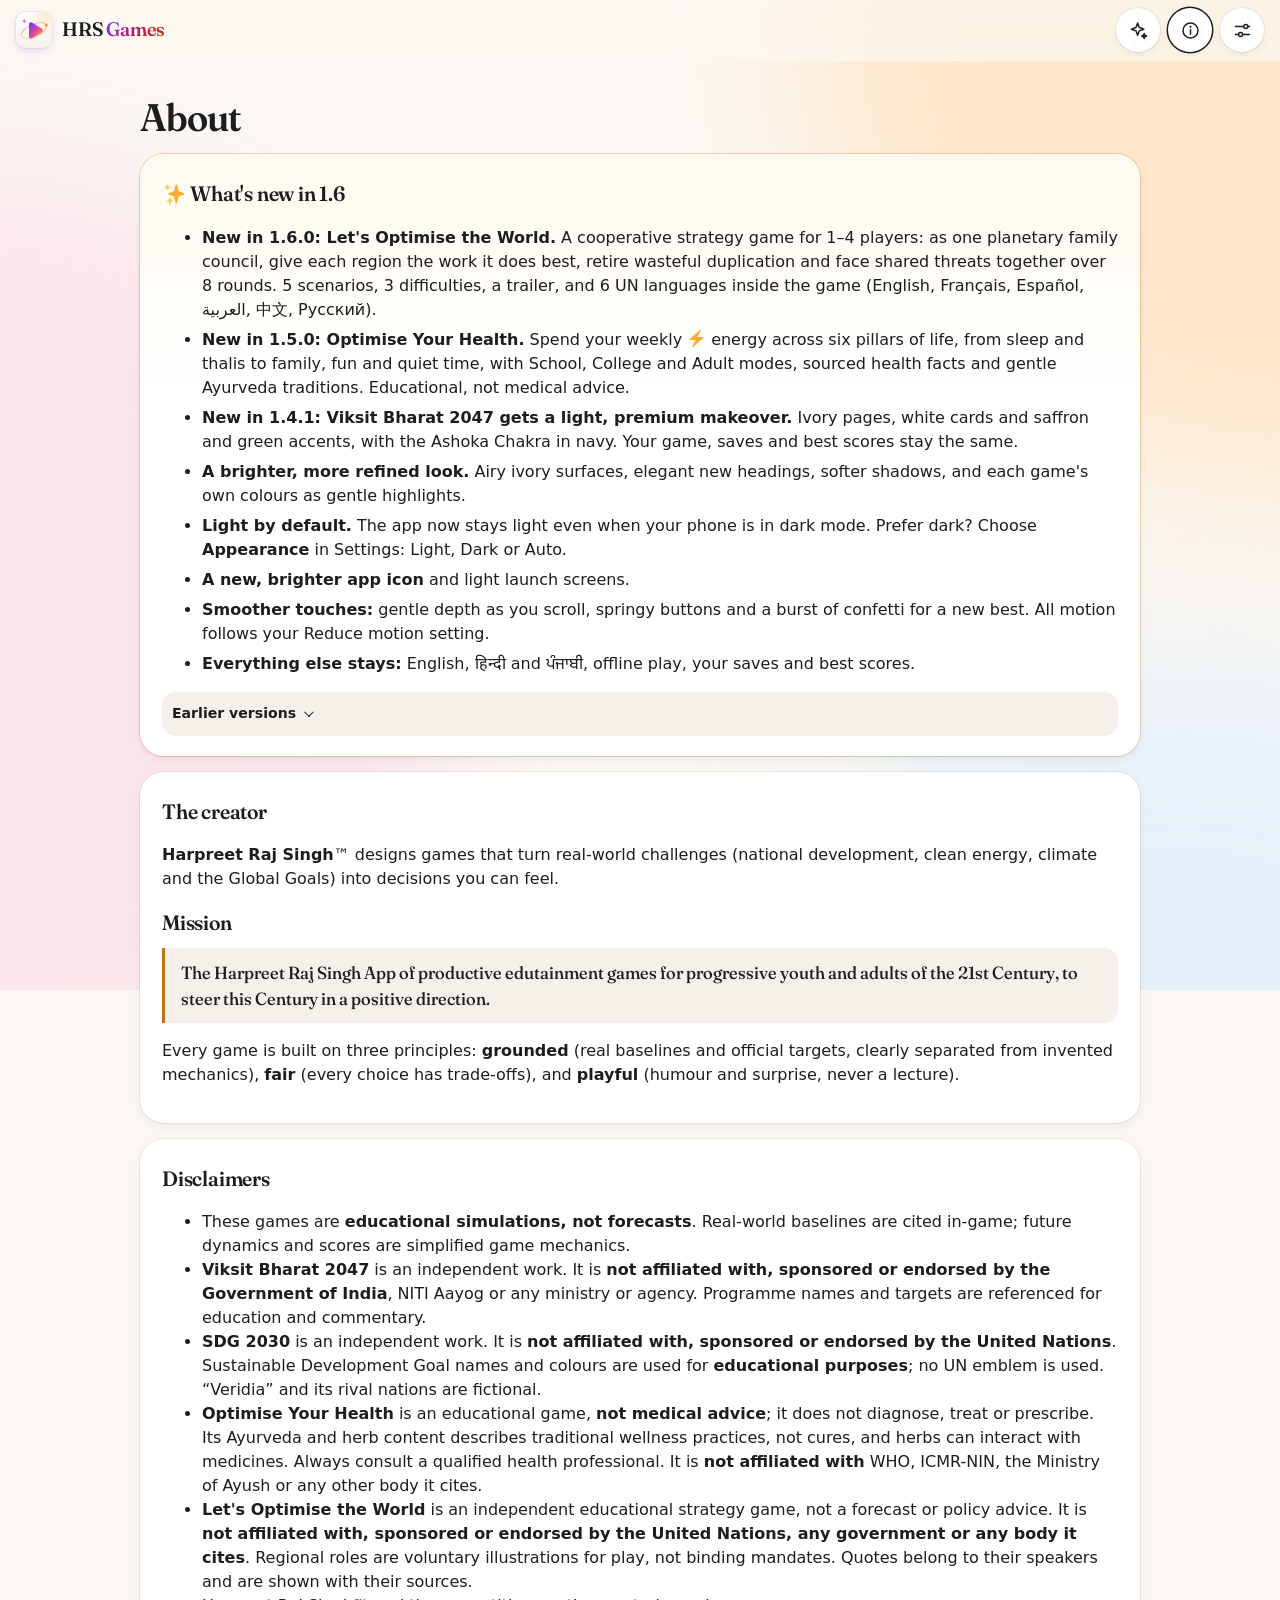
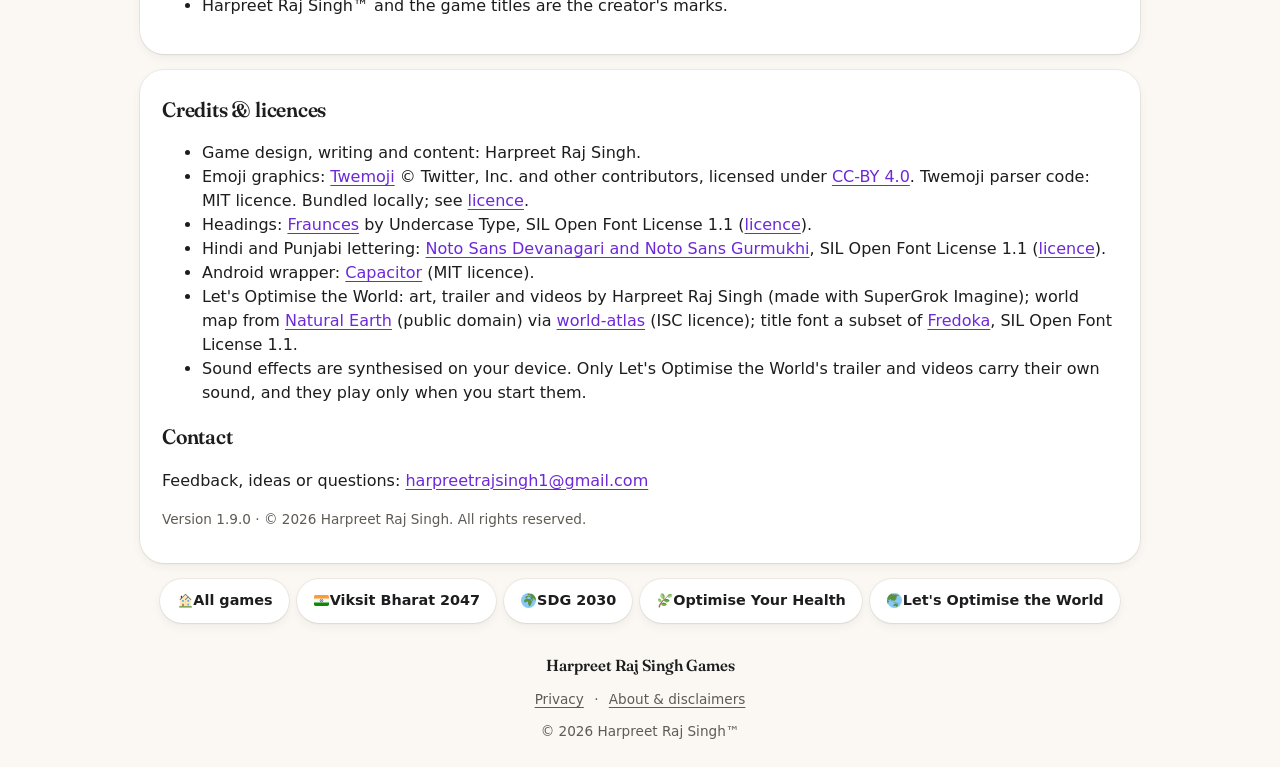
<file: about.html>
<!doctype html>
<html lang="en">
<head>
<meta charset="utf-8">
<meta name="viewport" content="width=device-width,initial-scale=1,viewport-fit=cover">
<meta name="theme-color" content="#fbf8f3">
<meta name="color-scheme" content="light">
<!-- seo:start (generated by tools/seo.js) -->
<title>About Harpreet Raj Singh Games | Creator, disclaimers &amp; credits</title>
<meta name="description" content="About Harpreet Raj Singh, creator of the educational edutainment games Viksit Bharat 2047, SDG 2030, Optimise Your Health and Let's Optimise the World: mission, disclaimers, credits and contact.">
<meta name="author" content="Harpreet Raj Singh">
<meta name="robots" content="index,follow,max-image-preview:large">
<link rel="canonical" href="https://harijim.github.io/hrs-games/about.html">
<meta property="og:type" content="website">
<meta property="og:site_name" content="Harpreet Raj Singh Games">
<meta property="og:locale" content="en_IN">
<meta property="og:title" content="About Harpreet Raj Singh Games | Creator, disclaimers &amp; credits">
<meta property="og:description" content="About Harpreet Raj Singh, creator of the educational edutainment games Viksit Bharat 2047, SDG 2030, Optimise Your Health and Let's Optimise the World: mission, disclaimers, credits and contact.">
<meta property="og:url" content="https://harijim.github.io/hrs-games/about.html">
<meta property="og:image" content="https://harijim.github.io/hrs-games/assets/og/hrs-games-og-1200x630.jpg">
<meta property="og:image:type" content="image/jpeg">
<meta property="og:image:width" content="1200">
<meta property="og:image:height" content="630">
<meta property="og:image:alt" content="Harpreet Raj Singh Games">
<meta name="twitter:card" content="summary_large_image">
<meta name="twitter:title" content="About Harpreet Raj Singh Games | Creator, disclaimers &amp; credits">
<meta name="twitter:description" content="About Harpreet Raj Singh, creator of the educational edutainment games Viksit Bharat 2047, SDG 2030, Optimise Your Health and Let's Optimise the World: mission, disclaimers, credits and contact.">
<meta name="twitter:image" content="https://harijim.github.io/hrs-games/assets/og/hrs-games-og-1200x630.jpg">
<meta name="twitter:image:alt" content="Harpreet Raj Singh Games">
<script type="application/ld+json">{"@context":"https://schema.org","@graph":[{"@type":"WebPage","@id":"https://harijim.github.io/hrs-games/about.html","url":"https://harijim.github.io/hrs-games/about.html","name":"About Harpreet Raj Singh Games | Creator, disclaimers & credits","description":"About Harpreet Raj Singh, creator of the educational edutainment games Viksit Bharat 2047, SDG 2030, Optimise Your Health and Let's Optimise the World: mission, disclaimers, credits and contact.","isPartOf":{"@id":"https://harijim.github.io/hrs-games/#website"},"author":{"@id":"https://harijim.github.io/hrs-games/#harpreet-raj-singh"},"inLanguage":"en"},{"@type":"Person","@id":"https://harijim.github.io/hrs-games/#harpreet-raj-singh","name":"Harpreet Raj Singh","email":"mailto:harpreetrajsingh1@gmail.com","url":"https://harijim.github.io/hrs-games/about.html"},{"@type":"BreadcrumbList","itemListElement":[{"@type":"ListItem","position":1,"name":"Harpreet Raj Singh Games","item":"https://harijim.github.io/hrs-games/"},{"@type":"ListItem","position":2,"name":"About","item":"https://harijim.github.io/hrs-games/about.html"}]}]}</script>
<!-- seo:end -->
<!-- ios:start (generated by tools/build.js) -->
<meta name="mobile-web-app-capable" content="yes">
<meta name="apple-mobile-web-app-capable" content="yes">
<meta name="apple-mobile-web-app-status-bar-style" content="default">
<meta name="apple-mobile-web-app-title" content="HRS Games">
<meta name="format-detection" content="telephone=no">
<link rel="apple-touch-icon" sizes="180x180" href="assets/icons/apple-touch-icon-180.png">
<link rel="apple-touch-startup-image" media="(device-width: 320px) and (device-height: 568px) and (-webkit-device-pixel-ratio: 2) and (orientation: portrait)" href="assets/splash/splash-640x1136.png">
<link rel="apple-touch-startup-image" media="(device-width: 375px) and (device-height: 667px) and (-webkit-device-pixel-ratio: 2) and (orientation: portrait)" href="assets/splash/splash-750x1334.png">
<link rel="apple-touch-startup-image" media="(device-width: 414px) and (device-height: 736px) and (-webkit-device-pixel-ratio: 3) and (orientation: portrait)" href="assets/splash/splash-1242x2208.png">
<link rel="apple-touch-startup-image" media="(device-width: 375px) and (device-height: 812px) and (-webkit-device-pixel-ratio: 3) and (orientation: portrait)" href="assets/splash/splash-1125x2436.png">
<link rel="apple-touch-startup-image" media="(device-width: 414px) and (device-height: 896px) and (-webkit-device-pixel-ratio: 2) and (orientation: portrait)" href="assets/splash/splash-828x1792.png">
<link rel="apple-touch-startup-image" media="(device-width: 414px) and (device-height: 896px) and (-webkit-device-pixel-ratio: 3) and (orientation: portrait)" href="assets/splash/splash-1242x2688.png">
<link rel="apple-touch-startup-image" media="(device-width: 390px) and (device-height: 844px) and (-webkit-device-pixel-ratio: 3) and (orientation: portrait)" href="assets/splash/splash-1170x2532.png">
<link rel="apple-touch-startup-image" media="(device-width: 428px) and (device-height: 926px) and (-webkit-device-pixel-ratio: 3) and (orientation: portrait)" href="assets/splash/splash-1284x2778.png">
<link rel="apple-touch-startup-image" media="(device-width: 393px) and (device-height: 852px) and (-webkit-device-pixel-ratio: 3) and (orientation: portrait)" href="assets/splash/splash-1179x2556.png">
<link rel="apple-touch-startup-image" media="(device-width: 430px) and (device-height: 932px) and (-webkit-device-pixel-ratio: 3) and (orientation: portrait)" href="assets/splash/splash-1290x2796.png">
<link rel="apple-touch-startup-image" media="(device-width: 402px) and (device-height: 874px) and (-webkit-device-pixel-ratio: 3) and (orientation: portrait)" href="assets/splash/splash-1206x2622.png">
<link rel="apple-touch-startup-image" media="(device-width: 440px) and (device-height: 956px) and (-webkit-device-pixel-ratio: 3) and (orientation: portrait)" href="assets/splash/splash-1320x2868.png">
<link rel="apple-touch-startup-image" media="(device-width: 768px) and (device-height: 1024px) and (-webkit-device-pixel-ratio: 2) and (orientation: portrait)" href="assets/splash/splash-1536x2048.png">
<link rel="apple-touch-startup-image" media="(device-width: 810px) and (device-height: 1080px) and (-webkit-device-pixel-ratio: 2) and (orientation: portrait)" href="assets/splash/splash-1620x2160.png">
<link rel="apple-touch-startup-image" media="(device-width: 820px) and (device-height: 1180px) and (-webkit-device-pixel-ratio: 2) and (orientation: portrait)" href="assets/splash/splash-1640x2360.png">
<link rel="apple-touch-startup-image" media="(device-width: 834px) and (device-height: 1194px) and (-webkit-device-pixel-ratio: 2) and (orientation: portrait)" href="assets/splash/splash-1668x2388.png">
<link rel="apple-touch-startup-image" media="(device-width: 1024px) and (device-height: 1366px) and (-webkit-device-pixel-ratio: 2) and (orientation: portrait)" href="assets/splash/splash-2048x2732.png">
<!-- ios:end -->
<link rel="manifest" href="manifest.webmanifest">
<link rel="icon" href="assets/icons/icon.svg" type="image/svg+xml">
<link rel="stylesheet" href="css/hrs-common.css">
<link rel="stylesheet" href="css/shell.css">
<link rel="preload" href="assets/fonts/fraunces-display.woff2" as="font" type="font/woff2" crossorigin>
<script src="js/twemoji.min.js"></script>
<script src="js/hrs-common.js"></script>
</head>
<body class="standalone-page">
<a class="skip" href="#main" data-i18n="skip">Skip to content</a>
<div class="bg-art" aria-hidden="true"><i></i><i></i><i></i></div>
<header class="top">
  <a href="index.html" class="brand" aria-label="HRS Games: Harpreet Raj Singh Games home" data-i18n-aria="nav.home">
    <img src="assets/icons/icon.svg" alt="" width="36" height="36">
    <span class="bn">HRS <b>Games</b></span>
  </a>
  <nav class="topnav" aria-label="Main">
    <a href="about.html#whats-new" class="ib" aria-label="What's new" data-i18n-aria="nav.new"><svg viewBox="0 0 24 24" aria-hidden="true"><path d="M11 3.5l1.9 5.1 5.1 1.9-5.1 1.9L11 17.5l-1.9-5.1L4 10.5l5.1-1.9z"/><path d="M18.5 15.5l.8 2 2 .8-2 .8-.8 2-.8-2-2-.8 2-.8z"/></svg></a>
    <a href="about.html" class="ib" aria-current="page" aria-label="About" data-i18n-aria="nav.about"><svg viewBox="0 0 24 24" aria-hidden="true"><circle cx="12" cy="12" r="8.6"/><path d="M12 11v5.4"/><path d="M12 7.7h.01" stroke-width="2.4"/></svg></a>
    <a href="index.html#settings" class="ib" aria-label="Settings" data-i18n-aria="nav.settings"><svg viewBox="0 0 24 24" aria-hidden="true"><path d="M4 7.5h9M18.6 7.5H20M4 16.5h3.4M12.6 16.5H20"/><circle cx="15.8" cy="7.5" r="2.3"/><circle cx="9.8" cy="16.5" r="2.3"/></svg></a>
  </nav>
</header>
<main id="main" tabindex="-1">
<section class="page" aria-labelledby="h-page">
  <h1 id="h-page" data-i18n="ab.h">About</h1>
  <div class="panel" id="whats-new">
    <h2 data-i18n="wn.h">✨ What's new in 1.6</h2>
    <ul>
      <li data-i18n="wn.8"><b>New in 1.6.0: Let's Optimise the World.</b> A cooperative strategy game for 1–4 players: as one planetary family council, give each region the work it does best, retire wasteful duplication and face shared threats together over 8 rounds. 5 scenarios, 3 difficulties, a trailer, and 6 UN languages inside the game (English, Français, Español, العربية, 中文, Русский).</li>
      <li data-i18n="wn.7"><b>New in 1.5.0: Optimise Your Health.</b> Spend your weekly ⚡ energy across six pillars of life, from sleep and thalis to family, fun and quiet time, with School, College and Adult modes, sourced health facts and gentle Ayurveda traditions. Educational, not medical advice.</li>
      <li data-i18n="wn.6"><b>New in 1.4.1: Viksit Bharat 2047 gets a light, premium makeover.</b> Ivory pages, white cards and saffron and green accents, with the Ashoka Chakra in navy. Your game, saves and best scores stay the same.</li>
      <li data-i18n="wn.1"><b>A brighter, more refined look.</b> Airy ivory surfaces, elegant new headings, softer shadows, and each game's own colours as gentle highlights.</li>
      <li data-i18n="wn.2"><b>Light by default.</b> The app now stays light even when your phone is in dark mode. Prefer dark? Choose <b>Appearance</b> in Settings: Light, Dark or Auto.</li>
      <li data-i18n="wn.3"><b>A new, brighter app icon</b> and light launch screens.</li>
      <li data-i18n="wn.4"><b>Smoother touches:</b> gentle depth as you scroll, springy buttons and a burst of confetti for a new best. All motion follows your Reduce motion setting.</li>
      <li data-i18n="wn.5"><b>Everything else stays:</b> English, हिन्दी and ਪੰਜਾਬੀ, offline play, your saves and best scores.</li>
    </ul>
    <details class="older"><summary data-i18n="wn.older">Earlier versions</summary>
    <h2>1.3</h2>
    <ul>
      <li><b>A fresh, vibrant look.</b> A new home screen with one big card per game, bold colours for each game, and a new HRS Games logo and app icon.</li>
      <li><b>हिन्दी and ਪੰਜਾਬੀ.</b> Choose English, Hindi or Punjabi in Settings or with the 🌐 chip on the home screen. The app and both new games, <b>Viksit Bharat 2047</b> and <b>SDG 2030</b>, switch instantly, even mid-game.</li>
      <li><b>Fewer words, quicker play.</b> Big Play and Continue buttons, best scores as small chips, and game details and earlier editions tucked behind a tap.</li>
      <li><b>Settings in a bottom sheet</b> (swipe down to close), plus a time-of-day greeting.</li>
      <li><b>Playful touches:</b> cards respond to your touch, pages glide in, and a burst of confetti celebrates a new best score.</li>
    </ul>
    <h2>1.2</h2>
    <ul>
      <li><b>Viksit Bharat 2047 now has three levels, picked on the title screen.</b> 🎒 <b>School</b> (ages 10–14): 5 friendly groups, a bigger budget, gentle shocks, kind choices, and a fact and quiz each term. 🎓 <b>College</b> (ages 15–22): trade-off lines, stakeholder dilemmas, and predict-the-number before each fast-forward. 💼 <b>Expert</b>: tighter budgets, harsher shocks and a coalition of farmers, youth, industry and environment to keep happy.</li>
      <li>Touch-first: bigger buttons, swipe a choice to pick it, long-press a tile for details, and the main button always sits at the bottom.</li>
      <li>Each level keeps its own best score (your earlier best counts as College). An unfinished game from the previous edition continues in the new one. The <a href="games/viksit-2047-v2/index.html">v2 edition</a> is still available, next to the Classic edition.</li>
      <li><b>SDG 2030 now has three modes. Who's playing?</b> 🎒 <b>School Kids</b>: 10 turns, 2 cards, clear hints, feelings moments and easy quizzes, and you can't fail. 🎓 <b>College</b> (default): 16 seasons, hidden bills, timed concept quizzes and ethical dilemmas. 💼 <b>Adults</b>: 20 seasons, hard calls, lobbyists, elections, compounding storms and a tipping point, with no hints.</li>
      <li>Each mode keeps its own best score, shown on the home screen. Continue remembers the mode.</li>
      <li>Better touch controls: bigger tap targets, swipe a card up to play it, tap to open and close tips, and optional vibration (Settings).</li>
    </ul>
    <h2>1.1</h2>
    <ul>
      <li><b>Viksit Bharat 2047, new edition:</b> plan India's road to 2047 in seven terms of <b>Event → Plan → Result</b>. Drop coins on sectors and the national power grid, unlock specialisation hubs, and track GDP, grid adequacy, clean power and approval against real 2026 data.</li>
      <li><b>SDG 2030: Heal the World, new edition:</b> one screen and one choice per season. Watch a tiny planet heal or decay as you fill all 17 goals. Quick wins pay now, but their storms land later.</li>
      <li>Both new editions autosave, show <b>Continue</b> and your <b>best score</b> on the home screen, and follow your sound, motion and text-size settings.</li>
      <li><b>Classic editions</b> (<a href="games/viksit-2047-classic/index.html">The Planner's Desk</a> and <a href="games/sdg-2030-classic/index.html">Race to the Goals</a>) are still here, with your old saves and best scores. Use the small link on each card.</li>
    </ul>
    </details>
  </div>
  <div class="panel">
    <h2 data-i18n="ab.creatorH">The creator</h2>
    <p data-i18n="ab.creator"><b>Harpreet Raj Singh</b>™ designs games that turn real-world challenges (national development, clean energy, climate and the Global Goals) into decisions you can feel.</p>
    <h2 data-i18n="ab.missionH">Mission</h2>
    <blockquote data-i18n="ab.mission">The Harpreet Raj Singh App of productive edutainment games for progressive youth and adults of the 21st Century, to steer this Century in a positive direction.</blockquote>
    <p data-i18n="ab.principles">Every game is built on three principles: <b>grounded</b> (real baselines and official targets, clearly separated from invented mechanics), <b>fair</b> (every choice has trade-offs), and <b>playful</b> (humour and surprise, never a lecture).</p>
  </div>
  <div class="panel" id="disclaimers">
    <h2 data-i18n="ab.discH">Disclaimers</h2>
    <ul>
      <li data-i18n="ab.d1">These games are <b>educational simulations, not forecasts</b>. Real-world baselines are cited in-game; future dynamics and scores are simplified game mechanics.</li>
      <li data-i18n="ab.d2"><b>Viksit Bharat 2047</b> is an independent work. It is <b>not affiliated with, sponsored or endorsed by the Government of India</b>, NITI Aayog or any ministry or agency. Programme names and targets are referenced for education and commentary.</li>
      <li data-i18n="ab.d3"><b>SDG 2030</b> is an independent work. It is <b>not affiliated with, sponsored or endorsed by the United Nations</b>. Sustainable Development Goal names and colours are used for <b>educational purposes</b>; no UN emblem is used. “Veridia” and its rival nations are fictional.</li>
      <li data-i18n="ab.d5"><b>Optimise Your Health</b> is an educational game, <b>not medical advice</b>; it does not diagnose, treat or prescribe. Its Ayurveda and herb content describes traditional wellness practices, not cures, and herbs can interact with medicines. Always consult a qualified health professional. It is <b>not affiliated with</b> WHO, ICMR-NIN, the Ministry of Ayush or any other body it cites.</li>
      <li data-i18n="ab.d6"><b>Let's Optimise the World</b> is an independent educational strategy game, not a forecast or policy advice. It is <b>not affiliated with, sponsored or endorsed by the United Nations, any government or any body it cites</b>. Regional roles are voluntary illustrations for play, not binding mandates. Quotes belong to their speakers and are shown with their sources.</li>
      <li data-i18n="ab.d4">Harpreet Raj Singh™ and the game titles are the creator's marks.</li>
    </ul>
  </div>
  <div class="panel">
    <h2 data-i18n="ab.creditsH">Credits &amp; licences</h2>
    <ul>
      <li data-i18n="ab.c1">Game design, writing and content: Harpreet Raj Singh.</li>
      <li data-i18n="ab.c2">Emoji graphics: <a href="https://github.com/jdecked/twemoji" target="_blank" rel="noopener">Twemoji</a> © Twitter, Inc. and other contributors, licensed under <a href="https://creativecommons.org/licenses/by/4.0/" target="_blank" rel="noopener">CC-BY 4.0</a>. Twemoji parser code: MIT licence. Bundled locally; see <a href="assets/emoji/LICENSE.txt">licence</a>.</li>
      <li data-i18n="ab.cfd">Headings: <a href="https://github.com/undercasetype/Fraunces" target="_blank" rel="noopener">Fraunces</a> by Undercase Type, SIL Open Font License 1.1 (<a href="assets/fonts/OFL-Fraunces.txt">licence</a>).</li>
      <li data-i18n="ab.cf">Hindi and Punjabi lettering: <a href="https://notofonts.github.io" target="_blank" rel="noopener">Noto Sans Devanagari and Noto Sans Gurmukhi</a>, SIL Open Font License 1.1 (<a href="assets/fonts/OFL-NotoSansDevanagari.txt">licence</a>).</li>
      <li data-i18n="ab.c3">Android wrapper: <a href="https://capacitorjs.com" target="_blank" rel="noopener">Capacitor</a> (MIT licence).</li>
      <li data-i18n="ab.c5">Let's Optimise the World: art, trailer and videos by Harpreet Raj Singh (made with SuperGrok Imagine); world map from <a href="https://www.naturalearthdata.com" target="_blank" rel="noopener">Natural Earth</a> (public domain) via <a href="https://github.com/topojson/world-atlas" target="_blank" rel="noopener">world-atlas</a> (ISC licence); title font a subset of <a href="https://github.com/googlefonts/fredoka" target="_blank" rel="noopener">Fredoka</a>, SIL Open Font License 1.1.</li>
      <li data-i18n="ab.c4">Sound effects are synthesised on your device. Only Let's Optimise the World's trailer and videos carry their own sound, and they play only when you start them.</li>
    </ul>
    <h2 data-i18n="ab.contactH">Contact</h2>
    <p><span data-i18n="ab.contact">Feedback, ideas or questions:</span> <a href="mailto:harpreetrajsingh1@gmail.com">harpreetrajsingh1@gmail.com</a></p>
    <p class="fine"><span data-i18n="ab.version">Version</span> <span id="ver">1.9.0</span> · © 2026 Harpreet Raj Singh. <span data-i18n="ab.rights">All rights reserved.</span></p>
  </div>
</section>
<nav class="sheet-links" aria-label="Games"><a href="index.html" data-i18n="links.all">🏠 All games</a><a href="games/viksit-2047/">🇮🇳 <span data-i18n="vb.title">Viksit Bharat 2047</span></a><a href="games/sdg-2030/">🌍 SDG 2030</a><a href="games/optimise-your-health/">🌿 <span data-i18n="oyh.title">Optimise Your Health</span></a><a href="games/lets-optimise-the-world/">🌏 Let's Optimise the World</a></nav>
</main>
<footer class="foot">
  <b>Harpreet Raj Singh Games</b><span><a href="privacy.html" data-i18n="foot.privacy">Privacy</a> · <a href="about.html" data-i18n="foot.about">About &amp; disclaimers</a></span><span>© 2026 Harpreet Raj Singh™</span>
</footer>
<script src="js/i18n.js"></script>
</body>
</html>
</file>
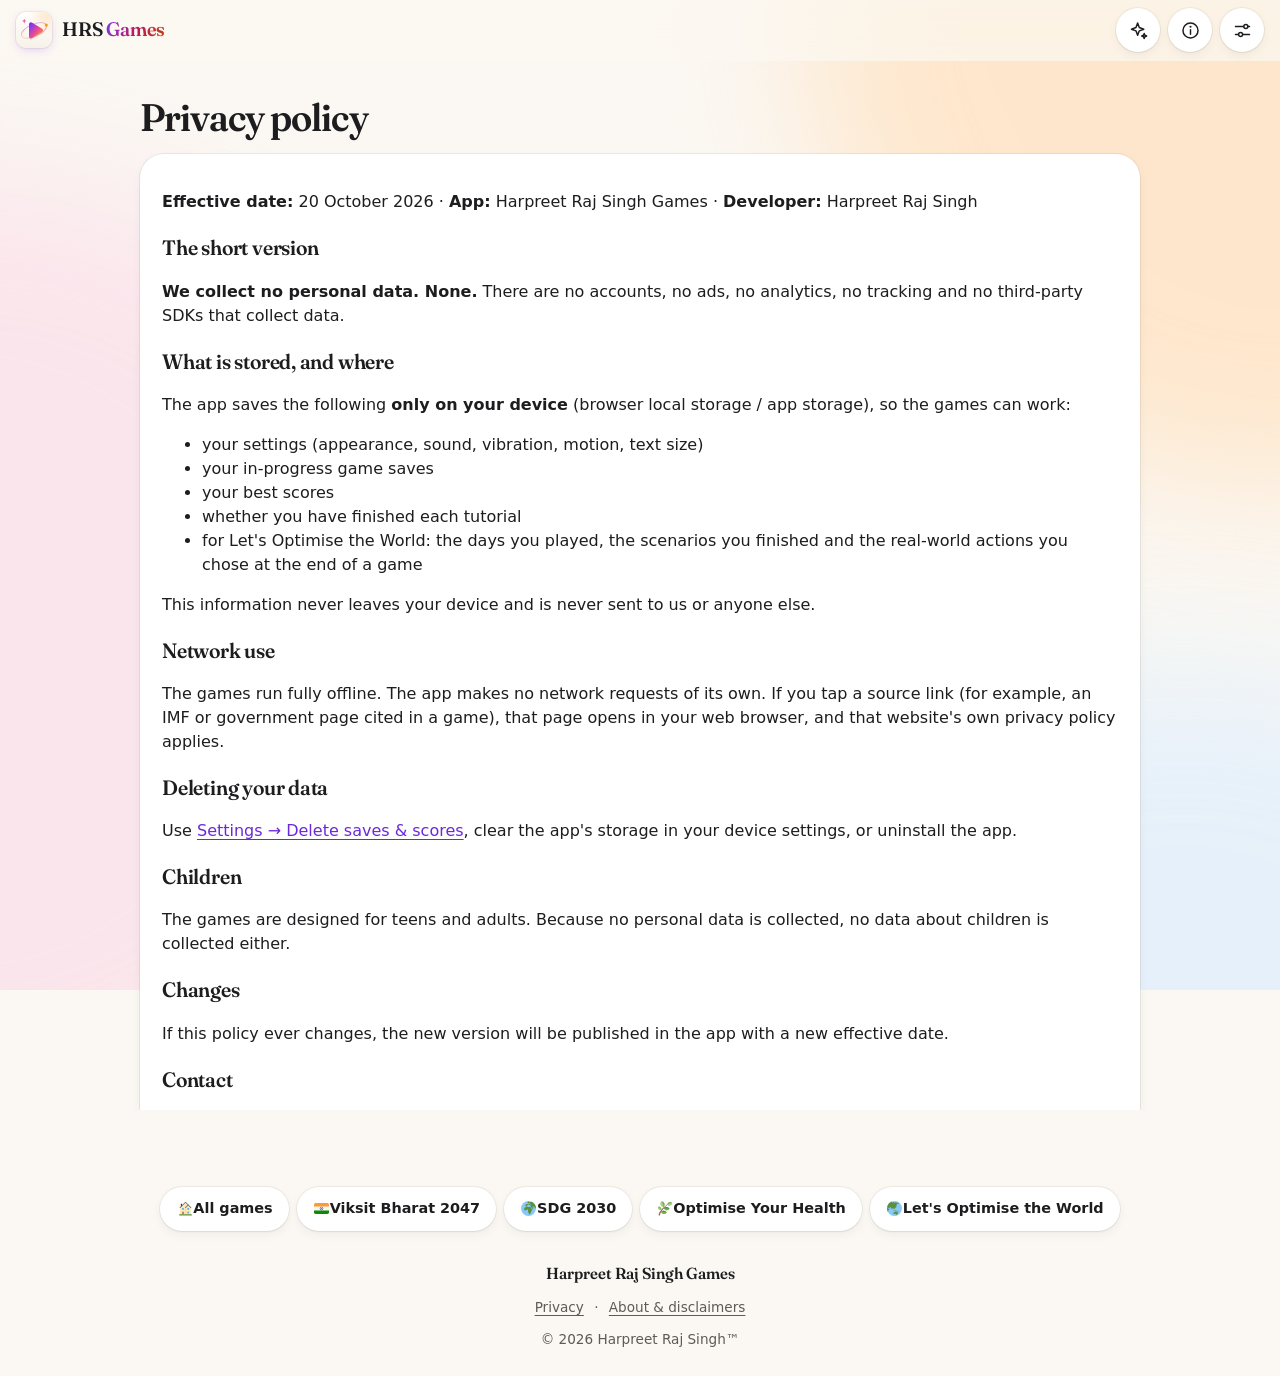
<file: privacy.html>
<!doctype html>
<html lang="en">
<head>
<meta charset="utf-8">
<meta name="viewport" content="width=device-width,initial-scale=1,viewport-fit=cover">
<meta name="theme-color" content="#fbf8f3">
<meta name="color-scheme" content="light">
<!-- seo:start (generated by tools/seo.js) -->
<title>Privacy policy | Harpreet Raj Singh Games (Viksit Bharat 2047, SDG 2030, Optimise Your Health, Let's Optimise the World)</title>
<meta name="description" content="Privacy policy for Harpreet Raj Singh Games, the educational games Viksit Bharat 2047, SDG 2030, Optimise Your Health and Let's Optimise the World: no personal data is collected; saves stay on your device.">
<meta name="author" content="Harpreet Raj Singh">
<meta name="robots" content="index,follow,max-image-preview:large">
<link rel="canonical" href="https://harijim.github.io/hrs-games/privacy.html">
<meta property="og:type" content="website">
<meta property="og:site_name" content="Harpreet Raj Singh Games">
<meta property="og:locale" content="en_IN">
<meta property="og:title" content="Privacy policy | Harpreet Raj Singh Games (Viksit Bharat 2047, SDG 2030, Optimise Your Health, Let's Optimise the World)">
<meta property="og:description" content="Privacy policy for Harpreet Raj Singh Games, the educational games Viksit Bharat 2047, SDG 2030, Optimise Your Health and Let's Optimise the World: no personal data is collected; saves stay on your device.">
<meta property="og:url" content="https://harijim.github.io/hrs-games/privacy.html">
<meta property="og:image" content="https://harijim.github.io/hrs-games/assets/og/hrs-games-og-1200x630.jpg">
<meta property="og:image:type" content="image/jpeg">
<meta property="og:image:width" content="1200">
<meta property="og:image:height" content="630">
<meta property="og:image:alt" content="Harpreet Raj Singh Games">
<meta name="twitter:card" content="summary_large_image">
<meta name="twitter:title" content="Privacy policy | Harpreet Raj Singh Games (Viksit Bharat 2047, SDG 2030, Optimise Your Health, Let's Optimise the World)">
<meta name="twitter:description" content="Privacy policy for Harpreet Raj Singh Games, the educational games Viksit Bharat 2047, SDG 2030, Optimise Your Health and Let's Optimise the World: no personal data is collected; saves stay on your device.">
<meta name="twitter:image" content="https://harijim.github.io/hrs-games/assets/og/hrs-games-og-1200x630.jpg">
<meta name="twitter:image:alt" content="Harpreet Raj Singh Games">
<script type="application/ld+json">{"@context":"https://schema.org","@graph":[{"@type":"WebPage","@id":"https://harijim.github.io/hrs-games/privacy.html","url":"https://harijim.github.io/hrs-games/privacy.html","name":"Privacy policy | Harpreet Raj Singh Games (Viksit Bharat 2047, SDG 2030, Optimise Your Health, Let's Optimise the World)","description":"Privacy policy for Harpreet Raj Singh Games, the educational games Viksit Bharat 2047, SDG 2030, Optimise Your Health and Let's Optimise the World: no personal data is collected; saves stay on your device.","isPartOf":{"@id":"https://harijim.github.io/hrs-games/#website"},"author":{"@id":"https://harijim.github.io/hrs-games/#harpreet-raj-singh"},"inLanguage":"en"},{"@type":"Person","@id":"https://harijim.github.io/hrs-games/#harpreet-raj-singh","name":"Harpreet Raj Singh","email":"mailto:harpreetrajsingh1@gmail.com","url":"https://harijim.github.io/hrs-games/about.html"},{"@type":"BreadcrumbList","itemListElement":[{"@type":"ListItem","position":1,"name":"Harpreet Raj Singh Games","item":"https://harijim.github.io/hrs-games/"},{"@type":"ListItem","position":2,"name":"Privacy policy","item":"https://harijim.github.io/hrs-games/privacy.html"}]}]}</script>
<!-- seo:end -->
<!-- ios:start (generated by tools/build.js) -->
<meta name="mobile-web-app-capable" content="yes">
<meta name="apple-mobile-web-app-capable" content="yes">
<meta name="apple-mobile-web-app-status-bar-style" content="default">
<meta name="apple-mobile-web-app-title" content="HRS Games">
<meta name="format-detection" content="telephone=no">
<link rel="apple-touch-icon" sizes="180x180" href="assets/icons/apple-touch-icon-180.png">
<link rel="apple-touch-startup-image" media="(device-width: 320px) and (device-height: 568px) and (-webkit-device-pixel-ratio: 2) and (orientation: portrait)" href="assets/splash/splash-640x1136.png">
<link rel="apple-touch-startup-image" media="(device-width: 375px) and (device-height: 667px) and (-webkit-device-pixel-ratio: 2) and (orientation: portrait)" href="assets/splash/splash-750x1334.png">
<link rel="apple-touch-startup-image" media="(device-width: 414px) and (device-height: 736px) and (-webkit-device-pixel-ratio: 3) and (orientation: portrait)" href="assets/splash/splash-1242x2208.png">
<link rel="apple-touch-startup-image" media="(device-width: 375px) and (device-height: 812px) and (-webkit-device-pixel-ratio: 3) and (orientation: portrait)" href="assets/splash/splash-1125x2436.png">
<link rel="apple-touch-startup-image" media="(device-width: 414px) and (device-height: 896px) and (-webkit-device-pixel-ratio: 2) and (orientation: portrait)" href="assets/splash/splash-828x1792.png">
<link rel="apple-touch-startup-image" media="(device-width: 414px) and (device-height: 896px) and (-webkit-device-pixel-ratio: 3) and (orientation: portrait)" href="assets/splash/splash-1242x2688.png">
<link rel="apple-touch-startup-image" media="(device-width: 390px) and (device-height: 844px) and (-webkit-device-pixel-ratio: 3) and (orientation: portrait)" href="assets/splash/splash-1170x2532.png">
<link rel="apple-touch-startup-image" media="(device-width: 428px) and (device-height: 926px) and (-webkit-device-pixel-ratio: 3) and (orientation: portrait)" href="assets/splash/splash-1284x2778.png">
<link rel="apple-touch-startup-image" media="(device-width: 393px) and (device-height: 852px) and (-webkit-device-pixel-ratio: 3) and (orientation: portrait)" href="assets/splash/splash-1179x2556.png">
<link rel="apple-touch-startup-image" media="(device-width: 430px) and (device-height: 932px) and (-webkit-device-pixel-ratio: 3) and (orientation: portrait)" href="assets/splash/splash-1290x2796.png">
<link rel="apple-touch-startup-image" media="(device-width: 402px) and (device-height: 874px) and (-webkit-device-pixel-ratio: 3) and (orientation: portrait)" href="assets/splash/splash-1206x2622.png">
<link rel="apple-touch-startup-image" media="(device-width: 440px) and (device-height: 956px) and (-webkit-device-pixel-ratio: 3) and (orientation: portrait)" href="assets/splash/splash-1320x2868.png">
<link rel="apple-touch-startup-image" media="(device-width: 768px) and (device-height: 1024px) and (-webkit-device-pixel-ratio: 2) and (orientation: portrait)" href="assets/splash/splash-1536x2048.png">
<link rel="apple-touch-startup-image" media="(device-width: 810px) and (device-height: 1080px) and (-webkit-device-pixel-ratio: 2) and (orientation: portrait)" href="assets/splash/splash-1620x2160.png">
<link rel="apple-touch-startup-image" media="(device-width: 820px) and (device-height: 1180px) and (-webkit-device-pixel-ratio: 2) and (orientation: portrait)" href="assets/splash/splash-1640x2360.png">
<link rel="apple-touch-startup-image" media="(device-width: 834px) and (device-height: 1194px) and (-webkit-device-pixel-ratio: 2) and (orientation: portrait)" href="assets/splash/splash-1668x2388.png">
<link rel="apple-touch-startup-image" media="(device-width: 1024px) and (device-height: 1366px) and (-webkit-device-pixel-ratio: 2) and (orientation: portrait)" href="assets/splash/splash-2048x2732.png">
<!-- ios:end -->
<link rel="manifest" href="manifest.webmanifest">
<link rel="icon" href="assets/icons/icon.svg" type="image/svg+xml">
<link rel="stylesheet" href="css/hrs-common.css">
<link rel="stylesheet" href="css/shell.css">
<link rel="preload" href="assets/fonts/fraunces-display.woff2" as="font" type="font/woff2" crossorigin>
<script src="js/twemoji.min.js"></script>
<script src="js/hrs-common.js"></script>
</head>
<body class="standalone-page">
<a class="skip" href="#main" data-i18n="skip">Skip to content</a>
<div class="bg-art" aria-hidden="true"><i></i><i></i><i></i></div>
<header class="top">
  <a href="index.html" class="brand" aria-label="HRS Games: Harpreet Raj Singh Games home" data-i18n-aria="nav.home">
    <img src="assets/icons/icon.svg" alt="" width="36" height="36">
    <span class="bn">HRS <b>Games</b></span>
  </a>
  <nav class="topnav" aria-label="Main">
    <a href="about.html#whats-new" class="ib" aria-label="What's new" data-i18n-aria="nav.new"><svg viewBox="0 0 24 24" aria-hidden="true"><path d="M11 3.5l1.9 5.1 5.1 1.9-5.1 1.9L11 17.5l-1.9-5.1L4 10.5l5.1-1.9z"/><path d="M18.5 15.5l.8 2 2 .8-2 .8-.8 2-.8-2-2-.8 2-.8z"/></svg></a>
    <a href="about.html" class="ib" aria-label="About" data-i18n-aria="nav.about"><svg viewBox="0 0 24 24" aria-hidden="true"><circle cx="12" cy="12" r="8.6"/><path d="M12 11v5.4"/><path d="M12 7.7h.01" stroke-width="2.4"/></svg></a>
    <a href="index.html#settings" class="ib" aria-label="Settings" data-i18n-aria="nav.settings"><svg viewBox="0 0 24 24" aria-hidden="true"><path d="M4 7.5h9M18.6 7.5H20M4 16.5h3.4M12.6 16.5H20"/><circle cx="15.8" cy="7.5" r="2.3"/><circle cx="9.8" cy="16.5" r="2.3"/></svg></a>
  </nav>
</header>
<main id="main" tabindex="-1">
<section class="page" aria-labelledby="h-page">
  <h1 id="h-page" data-i18n="pv.h">Privacy policy</h1>
  <div class="panel prose i18n-sum" data-lang-show="hi pa" data-i18n="pv.sum" hidden></div>
  <div class="panel prose" lang="en">
    <p><b>Effective date:</b> 20 October 2026 · <b>App:</b> Harpreet Raj Singh Games · <b>Developer:</b> Harpreet Raj Singh</p>
    <h2>The short version</h2>
    <p><b>We collect no personal data. None.</b> There are no accounts, no ads, no analytics, no tracking and no third-party SDKs that collect data.</p>
    <h2>What is stored, and where</h2>
    <p>The app saves the following <b>only on your device</b> (browser local storage / app storage), so the games can work:</p>
    <ul><li>your settings (appearance, sound, vibration, motion, text size)</li><li>your in-progress game saves</li><li>your best scores</li><li>whether you have finished each tutorial</li><li>for Let's Optimise the World: the days you played, the scenarios you finished and the real-world actions you chose at the end of a game</li></ul>
    <p>This information never leaves your device and is never sent to us or anyone else.</p>
    <h2>Network use</h2>
    <p>The games run fully offline. The app makes no network requests of its own. If you tap a source link (for example, an IMF or government page cited in a game), that page opens in your web browser, and that website's own privacy policy applies.</p>
    <h2>Deleting your data</h2>
    <p>Use <a href="index.html#settings">Settings → Delete saves &amp; scores</a>, clear the app's storage in your device settings, or uninstall the app.</p>
    <h2>Children</h2>
    <p>The games are designed for teens and adults. Because no personal data is collected, no data about children is collected either.</p>
    <h2>Changes</h2>
    <p>If this policy ever changes, the new version will be published in the app with a new effective date.</p>
    <h2>Contact</h2>
    <p>Questions: <a id="contact" href="mailto:harpreetrajsingh1@gmail.com">harpreetrajsingh1@gmail.com</a></p>
  </div>
</section>
<nav class="sheet-links" aria-label="Games"><a href="index.html" data-i18n="links.all">🏠 All games</a><a href="games/viksit-2047/">🇮🇳 <span data-i18n="vb.title">Viksit Bharat 2047</span></a><a href="games/sdg-2030/">🌍 SDG 2030</a><a href="games/optimise-your-health/">🌿 <span data-i18n="oyh.title">Optimise Your Health</span></a><a href="games/lets-optimise-the-world/">🌏 Let's Optimise the World</a></nav>
</main>
<footer class="foot">
  <b>Harpreet Raj Singh Games</b><span><a href="privacy.html" data-i18n="foot.privacy">Privacy</a> · <a href="about.html" data-i18n="foot.about">About &amp; disclaimers</a></span><span>© 2026 Harpreet Raj Singh™</span>
</footer>
<script src="js/i18n.js"></script>
</body>
</html>
</file>
<file: css/hrs-common.css>
/* Shared UI for Harpreet Raj Singh Games */
img.emoji{height:1.05em;width:1.05em;margin:0 .05em 0 .08em;vertical-align:-.15em;display:inline-block}
:focus-visible{outline:3px solid #ffb547;outline-offset:2px}
.hrs-sr{position:absolute;width:1px;height:1px;overflow:hidden;clip:rect(0 0 0 0);white-space:nowrap}
.hrs-pop{position:fixed;z-index:100000;background:#fff;color:#1f1f1f;font:500 13px/1.4 system-ui,-apple-system,"Segoe UI",Roboto,sans-serif;padding:10px 12px;border-radius:14px;border:1px solid #ebe4d7;box-shadow:0 2px 6px rgba(60,40,10,.06),0 14px 34px -10px rgba(60,40,10,.28);max-width:300px}
.hrs-has-tip{cursor:help}
.hrs-btn{font:600 15px/1.2 system-ui,-apple-system,"Segoe UI",Roboto,sans-serif;min-height:44px;min-width:44px;padding:10px 16px;border-radius:12px;border:0;background:#1f1f1f;color:#fff;cursor:pointer}
.hrs-btn.ghost{background:transparent;color:inherit;border:1px solid currentColor;opacity:.9}
.hrs-tour{position:fixed;inset:0;z-index:99990}
.hrs-tour.dim{background:rgba(30,24,16,.5)}
.hrs-tour-hole{position:fixed;border-radius:12px;box-shadow:0 0 0 9999px rgba(30,24,16,.55);outline:3px solid #ffb547;transition:all .25s;pointer-events:none}
.hrs-tour-box{position:fixed;left:50%;transform:translateX(-50%);width:min(440px,calc(100vw - 20px));background:#fff;color:#1f1f1f;border-radius:20px;padding:14px 16px;box-shadow:0 24px 60px -12px rgba(0,0,0,.35);font:15px/1.45 system-ui,-apple-system,"Segoe UI",Roboto,sans-serif}
.hrs-tour-box h3{margin:2px 0 6px;font-size:18px;color:#1f1f1f}
.hrs-tour-box p{margin:0 0 10px}
.hrs-tour-step{font-size:12px;color:#5f5850;text-transform:uppercase;letter-spacing:.5px}
.hrs-tour-btns{display:flex;gap:8px;align-items:center;flex-wrap:wrap}
.hrs-tour-btns .ghost{color:#1f1f1f}
.hrs-home{display:inline-flex;align-items:center;justify-content:center;min-width:44px;min-height:44px;border-radius:12px;text-decoration:none;font-size:20px}
html[data-reduce-motion] *,html[data-reduce-motion] *::before,html[data-reduce-motion] *::after{animation-duration:.001ms!important;animation-iteration-count:1!important;transition-duration:.001ms!important;scroll-behavior:auto!important}
/* iOS / touch: no double-tap zoom delay (pinch-zoom stays available), no font inflation, no grey tap flash */
html{-webkit-text-size-adjust:100%;text-size-adjust:100%;touch-action:manipulation}
a,button,input,select,label,[role="button"],[tabindex]{touch-action:manipulation}
body{-webkit-tap-highlight-color:rgba(0,0,0,0)}
.hrs-tour-box{margin-bottom:env(safe-area-inset-bottom,0px)}
.hrs-tour{padding-bottom:env(safe-area-inset-bottom,0px)}
/* Hindi + Punjabi: bundled Noto subsets, fetched only when Devanagari / Gurmukhi characters appear (OFL, see assets/fonts) */
@font-face{font-family:"HRS Devanagari";src:url(../assets/fonts/noto-sans-devanagari.woff2) format("woff2");font-weight:400 800;font-display:swap;unicode-range:U+0900-097F,U+1CD0-1CFF,U+200C-200D,U+25CC,U+A8E0-A8FF}
@font-face{font-family:"HRS Gurmukhi";src:url(../assets/fonts/noto-sans-gurmukhi.woff2) format("woff2");font-weight:400 800;font-display:swap;unicode-range:U+0A00-0A7F,U+200C-200D,U+25CC,U+262C}
/* the games name Noto first in their Indic stacks: serve the bundled subset under that name when it isn't installed */
@font-face{font-family:"Noto Sans Devanagari";src:url(../assets/fonts/noto-sans-devanagari.woff2) format("woff2");font-weight:400 800;font-display:swap;unicode-range:U+0900-097F,U+1CD0-1CFF,U+200C-200D,U+25CC,U+A8E0-A8FF}
@font-face{font-family:"Noto Sans Gurmukhi";src:url(../assets/fonts/noto-sans-gurmukhi.woff2) format("woff2");font-weight:400 800;font-display:swap;unicode-range:U+0A00-0A7F,U+200C-200D,U+25CC,U+262C}
.hrs-links :lang(hi),.hrs-links:lang(hi),.tlinks :lang(hi),.hrs-toast:lang(hi),.hrs-lang-note:lang(hi),.hrs-links a:lang(hi),.tlinks a:lang(hi){font-family:"HRS Devanagari",system-ui,-apple-system,"Segoe UI",Roboto,sans-serif}
.hrs-links a:lang(pa),.tlinks a:lang(pa),.hrs-toast:lang(pa),.hrs-lang-note:lang(pa){font-family:"HRS Gurmukhi",system-ui,-apple-system,"Segoe UI",Roboto,sans-serif}
.hrs-lang-note{margin:6px auto 0;text-align:center;font:600 12px/1.4 "HRS Devanagari","HRS Gurmukhi",system-ui,-apple-system,"Segoe UI",Roboto,sans-serif;opacity:.75}
.hrs-toast{position:fixed;left:50%;bottom:calc(18px + env(safe-area-inset-bottom,0px));transform:translate(-50%,20px);opacity:0;z-index:100001;max-width:calc(100vw - 32px);
  background:rgba(255,255,255,.96);-webkit-backdrop-filter:blur(10px);backdrop-filter:blur(10px);color:#1f1f1f;border:1px solid #ebe4d7;font:650 14px/1.35 system-ui,-apple-system,"Segoe UI",Roboto,"HRS Devanagari","HRS Gurmukhi",sans-serif;padding:10px 16px;border-radius:999px;box-shadow:0 2px 6px rgba(60,40,10,.06),0 16px 36px -12px rgba(60,40,10,.3);transition:opacity .3s,transform .3s;pointer-events:none;text-align:center}
.hrs-toast.on{opacity:1;transform:translate(-50%,0)}
</file>
<file: css/shell.css>
/* HRS Games launcher 1.4 "posh": airy ivory surfaces, refined display type, soft layered shadows,
   rich per-game accents. Light by default, always; Dark / Auto are a setting (html[data-theme]). */
@font-face{font-family:"HRS Display";src:url(../assets/fonts/fraunces-display.woff2) format("woff2");font-weight:500 700;font-display:swap;unicode-range:U+0020-007E,U+00A0,U+00A9,U+00AE,U+00B7,U+00E9,U+2013-2014,U+2018-2019,U+201C-201D,U+2026,U+2122}
:root{
  --bg:#fbf8f3;--surface:#fff;--surface2:#f5f1ea;--ink:#1d1d1f;--mute:#5e5a55;--line:rgba(29,29,31,.09);
  --brand:linear-gradient(110deg,#7c3aed 0%,#be185d 52%,#c2410c 100%);
  --v:#6d28d9;--ok:#15803d;--bad:#b91c1c;--focus:#7c3aed;--gold:#b7791f;
  --display:"HRS Display","Iowan Old Style","Palatino Linotype",Georgia,serif;
  --sans:"HRS Devanagari","HRS Gurmukhi",system-ui,-apple-system,"SF Pro Text","Segoe UI",Roboto,"Noto Sans",sans-serif;
  --shadow:0 1px 2px rgba(41,32,20,.04),0 6px 16px -4px rgba(41,32,20,.07),0 22px 44px -18px rgba(41,32,20,.16);
  --shadow-s:0 1px 2px rgba(41,32,20,.05),0 4px 12px -2px rgba(41,32,20,.07);
  --hair:0 0 0 1px rgba(41,32,20,.06);
  --r:28px;--ease:cubic-bezier(.2,.8,.2,1);--spring:cubic-bezier(.34,1.56,.64,1);
  --blob1:#ffe1bf;--blob2:#fbd5e6;--blob3:#d9ecff;
  color-scheme:light;
}
html[data-theme=dark]{
  --bg:#0f0f11;--surface:#1a1a1d;--surface2:#26262a;--ink:#f5f5f7;--mute:#a8a8b0;--line:rgba(255,255,255,.1);
  --brand:linear-gradient(110deg,#c4b5fd 0%,#f9a8d4 50%,#fdba74 100%);
  --v:#c4b5fd;--ok:#4ade80;--bad:#fca5a5;--focus:#fbbf24;--gold:#fcd34d;
  --shadow:0 1px 2px rgba(0,0,0,.4),0 18px 40px -16px rgba(0,0,0,.6);--shadow-s:0 2px 8px rgba(0,0,0,.4);--hair:0 0 0 1px rgba(255,255,255,.07);
  --blob1:#3a2410;--blob2:#33162a;--blob3:#102a40;
  color-scheme:dark;
}
*{box-sizing:border-box}
html{font-size:calc(100% * var(--hrs-scale,1));background:var(--bg)}
body{margin:0;font-family:var(--sans);background:transparent;color:var(--ink);line-height:1.5;min-height:100vh;
  padding:0 env(safe-area-inset-right) env(safe-area-inset-bottom) env(safe-area-inset-left);-webkit-font-smoothing:antialiased;-moz-osx-font-smoothing:grayscale;text-rendering:optimizeLegibility}
a{color:var(--v);text-underline-offset:3px;text-decoration-thickness:1px}
:focus-visible{outline:3px solid var(--focus);outline-offset:3px}
.skip{position:absolute;left:-999px}.skip:focus{left:8px;top:8px;background:var(--surface);padding:10px;z-index:99;border-radius:10px}
/* ambient light: three faint pastel washes, transform-only, very slow; drift a little with scroll (parallax) */
.bg-art{position:fixed;inset:-10vh 0;z-index:-1;overflow:hidden;pointer-events:none;transform:translate3d(0,var(--par,0px),0)}
.bg-art i{position:absolute;width:75vmax;height:75vmax;border-radius:50%;filter:blur(70px);opacity:.75;will-change:transform;animation:drift 30s var(--ease) infinite alternate}
.bg-art i:nth-child(1){background:var(--blob1);right:-38vmax;top:-30vmax}
.bg-art i:nth-child(2){background:var(--blob2);left:-40vmax;top:30vh;animation-duration:36s;animation-delay:-9s;opacity:.55}
.bg-art i:nth-child(3){background:var(--blob3);right:-30vmax;bottom:-50vmax;animation-duration:42s;animation-delay:-18s;opacity:.6}
@keyframes drift{to{transform:translate3d(6vmax,5vmax,0) scale(1.08)}}
/* top bar: frosted ivory */
.top{position:sticky;top:0;z-index:20;display:flex;align-items:center;gap:8px;padding:calc(8px + env(safe-area-inset-top)) 16px 8px;
  background:color-mix(in srgb,var(--bg) 78%,transparent);-webkit-backdrop-filter:saturate(1.8) blur(18px);backdrop-filter:saturate(1.8) blur(18px);
  border-bottom:1px solid transparent;transition:border-color .3s,box-shadow .3s}
.top.scrolled{border-bottom-color:var(--line)}
.brand{display:flex;align-items:center;gap:10px;color:var(--ink);text-decoration:none;min-height:44px;padding-right:6px;border-radius:12px}
.brand img{border-radius:10px;box-shadow:var(--hair),0 3px 10px -2px rgba(124,58,237,.25)}
.bn{font-family:var(--display);font-weight:600;font-size:1.22rem;letter-spacing:-.01em}
.bn b{font-weight:600;background:var(--brand);-webkit-background-clip:text;background-clip:text;color:transparent}
.topnav{margin-left:auto;display:flex;gap:8px}
.ib{position:relative;display:inline-flex;align-items:center;justify-content:center;width:44px;height:44px;border-radius:50%;background:var(--surface);color:var(--ink);text-decoration:none;box-shadow:var(--hair),var(--shadow-s);transition:transform .25s var(--spring),box-shadow .25s}
.ib svg{width:21px;height:21px;fill:none;stroke:currentColor;stroke-width:1.7;stroke-linecap:round;stroke-linejoin:round}
.ib:active{transform:scale(.88)}
.ib[aria-current="page"]{box-shadow:0 0 0 1.5px var(--ink),var(--shadow-s)}
.ib .dot{position:absolute;top:8px;right:8px;width:9px;height:9px;border-radius:50%;background:#e11d48;box-shadow:0 0 0 2px var(--surface)}
.ib .dot[hidden]{display:none}
main{max-width:1040px;margin:0 auto;padding:6px 20px 8px}
main:focus{outline:none}
/* hero */
.hero{padding:22px 2px 14px}
.greet{display:inline-flex;align-items:center;gap:6px;margin:0;font-weight:600;font-size:.8rem;letter-spacing:.14em;text-transform:uppercase;color:var(--mute)}
:lang(hi) .greet,:lang(pa) .greet{letter-spacing:0;text-transform:none;font-size:.95rem}
.hero h1{margin:6px 0 0;font-family:var(--display);font-size:clamp(2.35rem,10vw,3.6rem);line-height:1.02;letter-spacing:-.025em;font-weight:600}
.grad{background:var(--brand);-webkit-background-clip:text;background-clip:text;color:transparent;display:inline-block;padding-bottom:.08em}
.tagline{font-size:1.05rem;color:var(--mute);margin:14px 0 4px;max-width:30em;line-height:1.55}
.by{margin:0;font-size:.9rem;color:var(--mute)}.by b{color:var(--ink);font-weight:650}
/* game cards: one light surface each, the game's colours as soft washes, a fine identity band and the button */
.games{display:grid;grid-template-columns:repeat(auto-fit,minmax(min(320px,100%),1fr));gap:22px;margin:20px 0 6px}
.game{position:relative;background:var(--surface);border-radius:var(--r);box-shadow:var(--hair),var(--shadow);overflow:hidden;display:flex;flex-direction:column;isolation:isolate;
  transform:perspective(1000px) rotateX(var(--rx,0deg)) rotateY(var(--ry,0deg)) scale(var(--s,1));transition:transform .45s var(--ease),box-shadow .45s;animation:rise .7s var(--ease) both;animation-delay:calc(var(--i,0) * 110ms)}
.game.pressed{--s:.982}
@media (hover:hover){.game:hover{box-shadow:var(--hair),0 2px 4px rgba(41,32,20,.04),0 30px 60px -22px rgba(41,32,20,.25)}}
@keyframes rise{from{opacity:0;transform:translateY(24px) scale(.98)}}
.game .hero-c{position:relative;padding:26px 22px 14px;min-height:236px;display:flex;flex-direction:column}
.g1{background:radial-gradient(110% 70% at 100% 0%,rgba(255,153,51,.26) 0%,rgba(255,153,51,0) 62%),radial-gradient(80% 50% at 0% 42%,rgba(19,136,8,.12) 0%,rgba(19,136,8,0) 70%),linear-gradient(180deg,#fffaf2 0%,var(--surface) 62%)}
.g2{background:radial-gradient(110% 70% at 100% 0%,rgba(38,189,226,.24) 0%,rgba(38,189,226,0) 62%),radial-gradient(80% 50% at 0% 42%,rgba(86,192,43,.14) 0%,rgba(86,192,43,0) 70%),radial-gradient(60% 40% at 60% 30%,rgba(221,19,103,.06),rgba(221,19,103,0) 70%),linear-gradient(180deg,#f5fbff 0%,var(--surface) 62%)}
html[data-theme=dark] .g1{background:radial-gradient(110% 70% at 100% 0%,rgba(255,153,51,.22),rgba(255,153,51,0) 62%),radial-gradient(80% 50% at 0% 42%,rgba(19,136,8,.16),rgba(19,136,8,0) 70%),var(--surface)}
html[data-theme=dark] .g2{background:radial-gradient(110% 70% at 100% 0%,rgba(38,189,226,.2),rgba(38,189,226,0) 62%),radial-gradient(80% 50% at 0% 42%,rgba(86,192,43,.14),rgba(86,192,43,0) 70%),var(--surface)}
.band{position:absolute;left:0;right:0;top:0;height:4px}
.g1 .band{background:linear-gradient(90deg,#ff9933 0%,#ffb45c 46%,#5cb85c 54%,#138808 100%)}
.g2 .band{background:linear-gradient(90deg,#e5243b,#dda63a,#4c9f38,#c5192d,#ff3a21,#26bde2,#fcc30b,#a21942,#fd6925,#dd1367,#fd9d24,#bf8b2e,#3f7e44,#0a97d9,#56c02b,#00689d,#19486a)}
.ico{position:relative;flex:none;margin-bottom:auto;width:58px;height:58px;border-radius:50%;display:grid;place-items:center;font-size:1.75rem;padding:3px;box-shadow:0 6px 16px -4px rgba(41,32,20,.18)}
.g1 .ico{background:conic-gradient(from -90deg,#ff9933 0 50%,#138808 0)}
.g2 .ico{background:conic-gradient(#e5243b,#dda63a,#4c9f38,#c5192d,#ff3a21,#26bde2,#fcc30b,#a21942,#fd6925,#dd1367,#fd9d24,#bf8b2e,#3f7e44,#0a97d9,#56c02b,#00689d,#19486a,#e5243b)}
.ico span{width:100%;height:100%;border-radius:50%;display:grid;place-items:center;background:var(--surface)}
.ico img.emoji{width:1.2em;height:1.2em;margin:0}
.thumb{position:absolute;right:20px;top:24px;width:78px;height:158px;object-fit:cover;object-position:top;border-radius:16px;border:3px solid #fff;
  box-shadow:0 1px 2px rgba(41,32,20,.08),0 18px 34px -10px rgba(41,32,20,.32);transform:translate3d(0,var(--py,0px),0) rotate(5deg);background:#fff;transition:transform .6s var(--ease)}
.game:hover .thumb,.game.pressed .thumb{transform:translate3d(0,calc(var(--py,0px) - 4px),0) rotate(1.5deg) scale(1.04)}
.newb{margin-top:16px;align-self:flex-start;font-size:.74rem;font-weight:700;letter-spacing:.02em;border-radius:999px;padding:4px 11px;margin-bottom:10px}
.g1 .newb{background:#fff1e0;color:#9a3412}.g2 .newb{background:#e6f4fb;color:#075985}
html[data-theme=dark] .g1 .newb{background:rgba(255,153,51,.16);color:#ffc58a}html[data-theme=dark] .g2 .newb{background:rgba(38,189,226,.16);color:#9ee3f7}
.game h2{margin:0;font-family:var(--display);font-size:1.9rem;line-height:1.06;letter-spacing:-.02em;font-weight:600;max-width:calc(100% - 92px)}
.game .sub{margin:6px 0 12px;font-size:1rem;color:var(--mute);max-width:calc(100% - 92px)}
.hero-c .meta{display:flex;flex-wrap:wrap;gap:6px;max-width:calc(100% - 92px)}
.game .newb{max-width:calc(100% - 92px)} /* 1.8.1: badge must clear the phone thumbnail (390px) */
.chip{font-size:.8rem;font-weight:600;background:var(--surface2);border-radius:999px;padding:4px 11px;color:var(--ink)}
.game .body{padding:4px 22px 14px;display:flex;flex-direction:column;gap:14px;flex:1}
/* best chips */
.best{display:flex;flex-wrap:wrap;gap:6px;align-items:center;font-size:.86rem;padding-top:14px;border-top:1px solid var(--line)}
.best .pm{display:inline-block;padding:4px 11px;border-radius:999px;background:var(--surface2);color:var(--ink);font-weight:600}
.best .pm b{font-size:1rem;font-variant-numeric:tabular-nums}
.best .tro{font-size:1.1rem}
.best.none{color:var(--mute);font-weight:500}
.best .nb{padding:4px 11px;border-radius:999px;background:linear-gradient(115deg,#fde68a,#fbbf24);color:#422006;font-weight:800;animation:pop .7s var(--spring) both}
@keyframes pop{0%{transform:scale(.4);opacity:0}100%{transform:scale(1);opacity:1}}
/* buttons */
.actions{display:flex;gap:10px;flex-wrap:wrap}
.btn{font-family:inherit;font-weight:700;font-size:1.06rem;line-height:1.2;min-height:54px;padding:12px 22px;border-radius:999px;border:0;color:#fff;cursor:pointer;text-decoration:none;display:inline-flex;align-items:center;justify-content:center;gap:10px;flex:1;letter-spacing:.005em;
  background:#1d1d1f;box-shadow:0 1px 1px rgba(0,0,0,.08),0 10px 22px -10px rgba(29,29,31,.55);transition:transform .2s var(--spring),box-shadow .25s,filter .2s;-webkit-user-select:none;user-select:none;position:relative;overflow:hidden}
.btn::after{content:"";position:absolute;inset:0;border-radius:inherit;background:linear-gradient(180deg,rgba(255,255,255,.22),rgba(255,255,255,0) 55%);pointer-events:none}
.btn:active,.btn.pressed{transform:scale(.96)}
@media (hover:hover){.btn:hover{filter:brightness(1.05) saturate(1.05)}}
.g1 .btn{background:linear-gradient(135deg,#ffb45c 0%,#ff9933 48%,#f5871c 100%);color:#3a1a00;box-shadow:0 1px 1px rgba(120,53,15,.12),0 12px 24px -10px rgba(234,110,10,.6)}
.g2 .btn{background:linear-gradient(135deg,#0b72c6 0%,#0369a1 100%);box-shadow:0 1px 1px rgba(3,105,161,.15),0 12px 24px -10px rgba(3,105,161,.6)}
.g1 .btn.cont{background:linear-gradient(135deg,#15803d 0%,#166534 100%);color:#fff;box-shadow:0 12px 24px -10px rgba(21,128,61,.6)}
.g2 .btn.cont{background:linear-gradient(135deg,#15803d 0%,#0e7490 100%);box-shadow:0 12px 24px -10px rgba(14,116,144,.55)}
/* g3: Optimise Your Health v2 (botanical teal, sunrise coral, cream) */
.g3{background:radial-gradient(110% 70% at 100% 0%,rgba(31,127,112,.20) 0%,rgba(31,127,112,0) 62%),radial-gradient(80% 50% at 0% 42%,rgba(244,183,64,.16) 0%,rgba(244,183,64,0) 70%),radial-gradient(60% 40% at 60% 30%,rgba(239,123,95,.07),rgba(239,123,95,0) 70%),linear-gradient(180deg,#f6f8f1 0%,var(--surface) 62%)}
html[data-theme=dark] .g3{background:radial-gradient(110% 70% at 100% 0%,rgba(31,127,112,.24),rgba(31,127,112,0) 62%),radial-gradient(80% 50% at 0% 42%,rgba(244,183,64,.12),rgba(244,183,64,0) 70%),var(--surface)}
.g3 .band{background:linear-gradient(90deg,#3f9d68 0%,#2f969b 20%,#5b7fcf 40%,#9a84cf 58%,#e2706a 78%,#eea63a 100%)}
.g3 .ico{background:conic-gradient(from -90deg,#3f9d68,#2f969b,#5b7fcf,#9a84cf,#e2706a,#eea63a,#3f9d68)}
.g3 .newb{background:#e3f1ec;color:#15604f}html[data-theme=dark] .g3 .newb{background:rgba(31,127,112,.2);color:#9fe0cf}
.g3 .btn{background:linear-gradient(135deg,#23907e 0%,#16695a 100%);color:#fff;box-shadow:0 1px 1px rgba(21,96,79,.15),0 12px 24px -10px rgba(21,96,79,.6)}
.g3 .btn.cont{background:linear-gradient(135deg,#f08a68 0%,#d9603f 100%);color:#fff;box-shadow:0 12px 24px -10px rgba(199,90,64,.55)}
/* g4: Let's Optimise the World (planet green, ocean blue, a hint of solar gold; from the game's light palette) */
.g4{background:radial-gradient(110% 70% at 100% 0%,rgba(42,125,225,.20) 0%,rgba(42,125,225,0) 62%),radial-gradient(80% 50% at 0% 42%,rgba(24,199,106,.16) 0%,rgba(24,199,106,0) 70%),radial-gradient(60% 40% at 60% 30%,rgba(255,194,61,.08),rgba(255,194,61,0) 70%),linear-gradient(180deg,#f1f8ff 0%,var(--surface) 62%)}
html[data-theme=dark] .g4{background:radial-gradient(110% 70% at 100% 0%,rgba(42,125,225,.26),rgba(42,125,225,0) 62%),radial-gradient(80% 50% at 0% 42%,rgba(24,199,106,.14),rgba(24,199,106,0) 70%),var(--surface)}
.g4 .band{background:linear-gradient(90deg,#0b2f57 0%,#2a7de1 30%,#18c76a 65%,#ffc23d 100%)}
.g4 .ico{background:conic-gradient(from -90deg,#2a7de1,#18c76a,#7dffb2,#ffc23d,#2a7de1)}
.g4 .newb{background:#e4f0ff;color:#174f9c}html[data-theme=dark] .g4 .newb{background:rgba(42,125,225,.2);color:#9fd0ff}
.g4 .btn{background:linear-gradient(135deg,#18b864 0%,#0f8a4a 100%);color:#fff;box-shadow:0 1px 1px rgba(11,107,58,.15),0 12px 24px -10px rgba(11,107,58,.6)}
.g4 .btn.cont{background:linear-gradient(135deg,#2a7de1 0%,#174f9c 100%);color:#fff;box-shadow:0 12px 24px -10px rgba(23,79,156,.55)}
.btn.cont{flex:1 1 100%;flex-direction:column;gap:0;min-height:62px;padding:10px 20px;border-radius:22px}
.btn .bt1{font-size:1.12rem}
.btn .sr-meta{font-weight:500;opacity:.95;font-size:.82rem}
.btn.ghost,.game .btn.ghost{background:var(--surface);color:var(--ink);box-shadow:inset 0 0 0 1px var(--line),var(--shadow-s)}
.btn.ghost::after,.btn.danger::after{display:none}
.btn.danger{background:transparent;color:var(--bad);box-shadow:inset 0 0 0 1.5px currentColor}
.play-ico{display:inline-grid;place-items:center;width:28px;height:28px;border-radius:50%;background:rgba(255,255,255,.28);font-size:.78rem}
.g1 .play-ico{background:rgba(255,255,255,.45)}
/* disclosures */
.more-row{display:grid;grid-template-columns:1fr 1fr;gap:8px}
.more-row details[open]{grid-column:1/-1}
details>summary{list-style:none;cursor:pointer;min-height:44px;display:flex;align-items:center;justify-content:center;gap:6px;border-radius:14px;font-size:.88rem;white-space:nowrap;font-weight:600;color:var(--mute);padding:0 10px;transition:background .2s,color .2s}
details>summary::-webkit-details-marker{display:none}
details>summary::after{content:"";width:6px;height:6px;border-right:1.6px solid currentColor;border-bottom:1.6px solid currentColor;transform:rotate(45deg) translateY(-2px);transition:transform .3s var(--ease);margin-left:2px}
details[open]>summary::after{transform:rotate(225deg) translateY(-1px)}
details>summary:hover,details[open]>summary{background:var(--surface2);color:var(--ink)}
details .in{padding:10px 4px 4px;animation:fold .35s var(--ease) both}
@keyframes fold{from{opacity:0;transform:translateY(-6px)}}
.desc{margin:0 0 10px;font-size:.95rem}
.learn h3{margin:10px 0 4px;font-size:.72rem;text-transform:uppercase;letter-spacing:.14em;color:var(--mute);font-weight:700}
:lang(hi) .learn h3,:lang(pa) .learn h3{letter-spacing:0;font-size:.85rem}
.learn ul{margin:0;padding-left:18px;font-size:.92rem}
.in .meta{display:flex;flex-wrap:wrap;gap:6px;margin-top:10px}
.classic{margin:0;display:flex;flex-direction:column;gap:6px}
.classic a{display:flex;align-items:center;gap:8px;min-height:48px;padding:6px 16px;border-radius:16px;background:var(--surface2);color:var(--ink);text-decoration:none;font-weight:600;font-size:.92rem;transition:transform .2s var(--spring)}
.classic a::before{content:"🕰️"}
.classic a:active{transform:scale(.98)}
.classic a .sv{margin-left:auto;font-size:.78rem;color:var(--ok);font-weight:700}
/* trust line + footer */
.fine{color:var(--mute);font-size:.85rem}
.trust{display:flex;flex-wrap:wrap;justify-content:center;gap:8px 18px;margin:26px 0 0}
.foot{display:flex;flex-direction:column;align-items:center;gap:0;text-align:center;color:var(--mute);font-size:.85rem;padding:18px 16px 26px}
.foot b{color:var(--ink);font-family:var(--display);font-weight:600;font-size:1rem}
.foot a{display:inline-block;padding:12px 6px;min-height:44px;color:var(--mute)}
/* panels / about / privacy */
.panel{background:var(--surface);border-radius:24px;box-shadow:var(--hair),var(--shadow-s);padding:20px 22px;margin:16px 0}
.panel h2{margin:4px 0 10px;font-family:var(--display);font-weight:600;font-size:1.3rem;letter-spacing:-.01em}
.page h1{margin:18px 0 8px;font-family:var(--display);font-size:2.4rem;letter-spacing:-.025em;font-weight:600;line-height:1.08}
#whats-new{box-shadow:0 0 0 1px rgba(183,121,31,.28),var(--shadow-s);background:linear-gradient(180deg,#fffaf0,var(--surface) 40%)}
html[data-theme=dark] #whats-new{background:linear-gradient(180deg,#24201a,var(--surface) 40%)}
#whats-new li{margin:6px 0}
blockquote{margin:10px 0;padding:12px 16px;border-left:3px solid var(--gold);background:var(--surface2);border-radius:0 14px 14px 0;font-family:var(--display);font-size:1.1rem;line-height:1.45}
:lang(hi) blockquote,:lang(pa) blockquote{font-family:var(--sans)}
.prose h2{margin-top:18px}
.page{animation:pagein .45s var(--ease) both}
@keyframes pagein{from{opacity:0;transform:translateY(12px)}}
/* settings sheet */
.sheet-wrap{position:fixed;inset:0;z-index:60;display:flex;align-items:flex-end;justify-content:center}
.sheet-wrap[hidden]{display:none}
.scrim{position:absolute;inset:0;background:rgba(29,25,20,.32);-webkit-backdrop-filter:blur(3px);backdrop-filter:blur(3px);opacity:0;transition:opacity .3s}
.sheet{position:relative;width:100%;max-width:560px;max-height:90vh;overflow:auto;overscroll-behavior:contain;background:var(--bg);border-radius:30px 30px 0 0;padding:6px 18px calc(18px + env(safe-area-inset-bottom));
  box-shadow:0 -20px 50px -10px rgba(41,32,20,.25);transform:translateY(105%);transition:transform .42s var(--ease)}
.sheet-wrap.open .scrim{opacity:1}.sheet-wrap.open .sheet{transform:translateY(var(--drag,0px))}
.sheet-wrap.dragging .sheet{transition:none}
.grab{display:flex;justify-content:center;padding:8px 0 4px;touch-action:none;cursor:grab}
.grab i{width:38px;height:5px;border-radius:9px;background:rgba(120,110,100,.35)}
.sheet-h{display:flex;align-items:center;gap:8px;touch-action:none}
.sheet-h h1{margin:4px 0;font-family:var(--display);font-weight:600;letter-spacing:-.02em;font-size:2rem}
:lang(hi) .sheet-h h1{font-family:"HRS Devanagari",var(--sans);font-weight:700}:lang(pa) .sheet-h h1{font-family:"HRS Gurmukhi",var(--sans);font-weight:700}
.x{margin-left:auto;flex:none;min-width:44px;min-height:44px;border:0;border-radius:50%;background:var(--surface2);color:var(--ink);font-size:1rem;cursor:pointer;transition:transform .2s var(--spring)}
.x:active{transform:scale(.88)}
.sheet .panel{margin:12px 0;padding:6px 18px}
.sheet .panel:not(.settings){padding:16px 18px}
.sheet-links{display:flex;flex-wrap:wrap;gap:8px;justify-content:center;margin:10px 0 4px}
.sheet-links a{display:inline-flex;align-items:center;min-height:44px;padding:0 16px;border-radius:999px;background:var(--surface);color:var(--ink);text-decoration:none;font-weight:600;font-size:.9rem;box-shadow:var(--hair),var(--shadow-s)}
.settings .set{display:grid;grid-template-columns:1fr auto auto;gap:10px;align-items:center;padding:12px 0;border-bottom:1px solid var(--line)}
.settings .set:last-child{border-bottom:0}
.set label b,.lbl b{font-weight:650}
.set label small{display:block;color:var(--mute);font-size:.84rem}
.set input[type=checkbox]{width:56px;height:44px;padding:6px 0;background-clip:content-box;appearance:none;-webkit-appearance:none;background-color:#d6d1c9;border-radius:999px;position:relative;cursor:pointer;margin:0;transition:background-color .25s}
.set input[type=checkbox]::after{content:"";position:absolute;top:8px;left:3px;width:28px;height:28px;border-radius:50%;background:#fff;box-shadow:0 2px 6px rgba(0,0,0,.18),0 0 0 .5px rgba(0,0,0,.04);transition:left .3s var(--spring)}
.set input[type=checkbox]:checked{background-color:#15803d}.set input[type=checkbox]:checked::after{left:25px}
html[data-theme=dark] .set input[type=checkbox]{background-color:#3f3f46}html[data-theme=dark] .set input[type=checkbox]:checked{background-color:#16a34a}
.set select{min-height:44px;font:inherit;border-radius:12px;border:1px solid var(--line);padding:6px 10px;background:var(--surface);color:var(--ink);grid-column:2/4}
.mini{min-height:44px;min-width:60px;border-radius:999px;border:1px solid var(--line);background:var(--surface);color:var(--ink);cursor:pointer;font:inherit;font-weight:600}
.row-btns{display:flex;gap:8px;flex-wrap:wrap}.row-btns .btn{flex:1 1 auto;font-size:.95rem;min-height:48px}
.set.unsupported label,.set.unsupported .mini{opacity:.55}
/* dialog */
.dlg{position:fixed;inset:0;background:rgba(29,25,20,.4);-webkit-backdrop-filter:blur(4px);backdrop-filter:blur(4px);display:flex;align-items:center;justify-content:center;padding:16px;z-index:80}
.dlg.hidden{display:none}
.dlg-box{background:var(--surface);color:var(--ink);border-radius:28px;padding:24px;max-width:440px;width:100%;box-shadow:0 30px 70px -20px rgba(0,0,0,.4);animation:pop .4s var(--spring) both}
.dlg-box h2{margin:0 0 8px;font-family:var(--display);font-weight:600}
.dlg-box .btn:not(.ghost){background:#1d1d1f}
html[data-theme=dark] .dlg-box .btn:not(.ghost){background:#f5f5f7;color:#1d1d1f}
/* iOS install hint */
.ioshint{display:flex;gap:12px;align-items:flex-start;background:var(--surface);box-shadow:var(--hair),var(--shadow-s);border-radius:22px;padding:14px 8px 14px 14px;margin:8px 0 4px}
.ioshint[hidden]{display:none}
.ioshint img{border-radius:11px;flex:none;box-shadow:var(--hair)}
.ioshint p{margin:2px 0 0;font-size:.92rem}
.ioshint .share{display:inline-flex;align-items:center;gap:2px;color:#0369a1;font-weight:700;white-space:nowrap}
html[data-theme=dark] .ioshint .share{color:#7dd3fc}
.ioshint .share svg{vertical-align:-3px}
.ioshint .x{margin-left:auto}
/* confetti for a new best */
.confetti{position:absolute;inset:0;pointer-events:none;overflow:hidden;z-index:5}
.confetti i{position:absolute;left:50%;top:40%;width:8px;height:13px;border-radius:2px;background:var(--c);opacity:0;animation:boom 1.6s cubic-bezier(.15,.7,.3,1) forwards;animation-delay:var(--d)}
.confetti i:nth-child(3n){border-radius:50%;width:9px;height:9px}
@keyframes boom{0%{opacity:1;transform:translate(-50%,0) rotate(0) scale(.6)}100%{opacity:0;transform:translate(calc(-50% + var(--x)),var(--y)) rotate(var(--r)) scale(1)}}
/* reduced motion: no ambient or decorative motion at all */
html[data-reduce-motion] .bg-art i,html[data-reduce-motion] .game,html[data-reduce-motion] .page,html[data-reduce-motion] details .in,html[data-reduce-motion] .best .nb,html[data-reduce-motion] .dlg-box{animation:none!important}
html[data-reduce-motion] .game{transform:none!important}
html[data-reduce-motion] .bg-art,html[data-reduce-motion] .thumb{--par:0px;--py:0px}
html[data-reduce-motion] .confetti{display:none}
@media (prefers-reduced-motion:reduce){.bg-art i{animation:none}}
@media (min-width:700px){main{padding-top:18px}.hero{padding:44px 2px 22px}.games{gap:28px}.hero h1{font-size:4rem}}
@media (max-width:360px){main{padding-left:14px;padding-right:14px}.game .hero-c{padding:24px 16px 12px}.game .body{padding:4px 16px 12px}.game h2{font-size:1.6rem}.thumb{width:62px;height:126px;right:14px}.game h2,.game .sub,.hero-c .meta,.game .newb{max-width:calc(100% - 72px)}.bn{font-size:1.08rem}.topnav{gap:6px}}
h1[tabindex="-1"]:focus:not(:focus-visible),h1[tabindex="-1"]:focus{outline:none}
/* language: home chip + settings segmented controls */
.hero-row{display:flex;align-items:center;justify-content:space-between;gap:8px;margin:0 0 6px;flex-wrap:wrap}
.langpick{position:relative}
.langpick>summary{min-height:44px;padding:0 16px;border-radius:999px;background:var(--surface);box-shadow:var(--hair),var(--shadow-s);color:var(--ink);font-size:.88rem;justify-content:flex-start}
.langpick>summary::after{display:none}
.langpick[open]>summary{background:var(--surface);box-shadow:0 0 0 1.5px var(--ink)}
.langmenu{position:absolute;right:0;top:calc(100% + 8px);z-index:30;display:flex;flex-direction:column;gap:2px;min-width:160px;padding:6px;border-radius:20px;background:var(--surface);box-shadow:var(--hair),0 24px 48px -12px rgba(41,32,20,.3);animation:pop .3s var(--spring) both;transform-origin:top right}
.langmenu button,.seg button{min-height:44px;border:0;border-radius:14px;background:transparent;color:var(--ink);font:inherit;font-weight:600;cursor:pointer;padding:0 14px;text-align:left;transition:background .2s,box-shadow .2s,color .2s}
.langmenu button[aria-checked="true"]{background:#1d1d1f;color:#fff}
html[data-theme=dark] .langmenu button[aria-checked="true"]{background:#f5f5f7;color:#1d1d1f}
.seg{display:flex;gap:2px;padding:3px;border-radius:16px;background:var(--surface2);grid-column:1/-1}
.seg button{flex:1;text-align:center;padding:0 6px;border-radius:13px}
.seg button[aria-checked="true"]{background:var(--surface);box-shadow:0 1px 2px rgba(0,0,0,.06),0 3px 10px -2px rgba(41,32,20,.14);color:var(--ink);font-weight:700}
html[data-theme=dark] .seg button[aria-checked="true"]{background:#3a3a40}
.settings .set.lang-set,.settings .set.theme-set{grid-template-columns:1fr}
.seg .ti{display:inline-block;margin-right:6px;font-size:.95em}
.lbl b{display:block}.lbl small{display:block;color:var(--mute);font-size:.84rem}
details.older{margin-top:10px}details.older>summary{justify-content:flex-start;background:var(--surface2);color:var(--ink)}
.i18n-sum ul{padding-left:20px}
/* Devanagari / Gurmukhi: the bundled Noto faces for headings, no negative tracking (it breaks conjuncts), taller lines for vowel signs */
:lang(hi) .hero h1,:lang(hi) .page h1,:lang(hi) .game h2,:lang(hi) .panel h2,:lang(hi) .dlg-box h2{font-family:"HRS Devanagari",var(--sans);font-weight:700}
:lang(pa) .hero h1,:lang(pa) .page h1,:lang(pa) .game h2,:lang(pa) .panel h2,:lang(pa) .dlg-box h2{font-family:"HRS Gurmukhi",var(--sans);font-weight:700}
:lang(hi) .hero h1,:lang(pa) .hero h1,:lang(hi) .page h1,:lang(pa) .page h1,:lang(hi) .game h2,:lang(pa) .game h2{letter-spacing:0;line-height:1.32}
:lang(hi) .hero h1,:lang(pa) .hero h1{font-size:clamp(1.85rem,7.6vw,2.9rem)}
:lang(hi) .game h2,:lang(pa) .game h2{font-size:1.6rem}
:lang(hi) body,:lang(pa) body{line-height:1.6}
:lang(hi) .btn,:lang(pa) .btn{line-height:1.35}
.brand .bn{white-space:nowrap}
.vh{position:absolute!important;width:1px;height:1px;padding:0;margin:-1px;overflow:hidden;clip:rect(0,0,0,0);white-space:nowrap;border:0}
/* ===== css/shell.css: card palette for BRICS Bridges — Classic (cls 'g5'; teal bridge, amber arch, navy deck) ===== */
/* g5: BRICS Bridges — Classic (from the game's icon palette) */
.g5{background:radial-gradient(110% 70% at 100% 0%,rgba(15,118,110,.20) 0%,rgba(15,118,110,0) 62%),radial-gradient(80% 50% at 0% 42%,rgba(245,158,11,.16) 0%,rgba(245,158,11,0) 70%),radial-gradient(60% 40% at 60% 30%,rgba(190,24,93,.06),rgba(190,24,93,0) 70%),linear-gradient(180deg,#f3f8f6 0%,var(--surface) 62%)}
html[data-theme=dark] .g5{background:radial-gradient(110% 70% at 100% 0%,rgba(15,118,110,.26),rgba(15,118,110,0) 62%),radial-gradient(80% 50% at 0% 42%,rgba(245,158,11,.12),rgba(245,158,11,0) 70%),var(--surface)}
.g5 .band{background:linear-gradient(90deg,#1e3a5f 0%,#0f766e 35%,#2f855a 60%,#f59e0b 82%,#be185d 100%)}
.g5 .ico{background:conic-gradient(from -90deg,#0f766e,#2f855a,#f59e0b,#be185d,#1e3a5f,#0f766e)}
.g5 .newb{background:#e2f3f0;color:#0d5c56}html[data-theme=dark] .g5 .newb{background:rgba(15,118,110,.22);color:#99e0d6}
.g5 .btn{background:linear-gradient(135deg,#14917f 0%,#0f766e 100%);color:#fff;box-shadow:0 1px 1px rgba(13,92,86,.15),0 12px 24px -10px rgba(13,92,86,.6)}
.g5 .btn.cont{background:linear-gradient(135deg,#f5a524 0%,#d97706 100%);color:#fff;box-shadow:0 12px 24px -10px rgba(180,83,9,.55)}
/* ===== css/shell.css: card palette for BRICS Bridges v2 (cls 'g6'; dusk navy, teal arcs, amber India node) ===== */
.g6{background:radial-gradient(120% 75% at 100% 0%,rgba(42,35,70,.20) 0%,rgba(42,35,70,0) 60%),radial-gradient(80% 50% at 0% 40%,rgba(242,169,59,.16) 0%,rgba(242,169,59,0) 70%),radial-gradient(60% 40% at 60% 30%,rgba(15,118,110,.10),rgba(15,118,110,0) 70%),linear-gradient(180deg,#f2f1f6 0%,var(--surface) 62%)}
html[data-theme=dark] .g6{background:radial-gradient(120% 75% at 100% 0%,rgba(42,35,70,.55),rgba(42,35,70,0) 60%),radial-gradient(80% 50% at 0% 40%,rgba(242,169,59,.12),rgba(242,169,59,0) 70%),var(--surface)}
.g6 .band{background:linear-gradient(90deg,#19213a 0%,#2a2346 30%,#0f766e 60%,#f2a93b 85%,#be185d 100%)}
.g6 .ico{background:conic-gradient(from -90deg,#19213a,#2a2346,#0f766e,#f2a93b,#19213a)}
.g6 .newb{background:#ece9f6;color:#2a2346}html[data-theme=dark] .g6 .newb{background:rgba(124,108,200,.22);color:#d9d3ff}
.g6 .btn{background:linear-gradient(135deg,#2a3a66 0%,#19213a 100%);color:#fff;box-shadow:0 1px 1px rgba(25,33,58,.15),0 12px 24px -10px rgba(25,33,58,.6)}
.g6 .btn.cont{background:linear-gradient(135deg,#f5a524 0%,#b45309 100%);color:#fff;box-shadow:0 12px 24px -10px rgba(180,83,9,.55)}
</file>
<file: css/hrs-wellbeing.css>
/* Harpreet Raj Singh Games: wellbeing overlay. Uses the house light palette; override the --hrswb-* variables per game. */
.hrswb{--hrswb-bg:#fbf8f3;--hrswb-card:#fff;--hrswb-ink:#1f2328;--hrswb-soft:#5b6168;--hrswb-accent:#0f766e;--hrswb-accent-ink:#fff;--hrswb-line:#e7e1d6;
  --hrswb-head:'Fraunces',Georgia,'Noto Serif',serif;--hrswb-body:system-ui,-apple-system,'Segoe UI',Roboto,'Noto Sans','Noto Sans Devanagari','Noto Sans Gurmukhi','Noto Sans Arabic','Noto Naskh Arabic','Noto Sans Ethiopic','Noto Serif Ethiopic','Nyala','Ebrima','PingFang SC','Microsoft YaHei','Noto Sans CJK SC',sans-serif;
  position:fixed;inset:0;z-index:2147483000;display:flex;align-items:center;justify-content:center;padding:16px;
  background:rgba(31,35,40,.38);backdrop-filter:blur(3px);-webkit-backdrop-filter:blur(3px);font-family:var(--hrswb-body);color:var(--hrswb-ink)}
.hrswb[hidden]{display:none}
.hrswb-box{background:var(--hrswb-card);border-radius:20px;box-shadow:0 18px 50px rgba(0,0,0,.18);width:min(460px,100%);max-height:calc(100dvh - 32px);overflow:auto;
  padding:24px 22px 20px;text-align:center;outline:none;animation:hrswb-in .28s ease-out}
.hrswb-box h2{font-family:var(--hrswb-head);font-weight:600;font-size:1.45rem;margin:.2em 0 .5em;line-height:1.2}
.hrswb-box p{margin:.5em 0;line-height:1.5;color:var(--hrswb-ink)}
.hrswb-icon{font-size:2.6rem;line-height:1}
.hrswb-strong{font-weight:600}
.hrswb-small{font-size:.86rem;color:var(--hrswb-soft)!important}
.hrswb-msg{min-height:1.3em;font-size:.92rem;color:#9a3412!important}
.hrswb-notes{list-style:none;padding:10px 12px;margin:12px 0 4px;background:var(--hrswb-bg);border-radius:12px;font-size:.9rem;color:var(--hrswb-soft);text-align:start}
.hrswb-notes li{margin:3px 0}
.hrswb-row{display:flex;gap:10px;justify-content:center;margin-top:16px;flex-wrap:wrap}
.hrswb-wrap .hrswb-btn{flex:1 1 45%;font-size:.88rem}
.hrswb-btn{appearance:none;border:0;border-radius:999px;padding:12px 20px;min-height:46px;font:600 1rem var(--hrswb-body);cursor:pointer;background:var(--hrswb-accent);color:var(--hrswb-accent-ink);transition:transform .12s}
.hrswb-btn:active{transform:scale(.97)}
.hrswb-btn.ghost{background:transparent;color:var(--hrswb-ink);box-shadow:inset 0 0 0 1.5px var(--hrswb-line)}
.hrswb-btn.danger{color:#b42318}
.hrswb-btn:focus-visible,.hrswb-act:focus-visible,.hrswb-link:focus-visible,.hrswb-box input:focus-visible,.hrswb-box select:focus-visible{outline:3px solid #f59e0b;outline-offset:2px}
.hrswb-lbl{display:block;text-align:start;font-size:.92rem;margin:10px 0}
.hrswb-pin{display:block;width:100%;box-sizing:border-box;margin-top:6px;font-size:1.5rem;letter-spacing:.5em;text-align:center;padding:10px;border-radius:12px;border:1.5px solid var(--hrswb-line);background:var(--hrswb-bg)}
.hrswb-acts{display:flex;flex-direction:column;gap:8px;margin:8px 0}
.hrswb-act{appearance:none;text-align:start;border:1.5px solid var(--hrswb-line);background:var(--hrswb-bg);border-radius:14px;padding-block:11px;padding-inline:40px 14px;font:500 .95rem var(--hrswb-body);color:var(--hrswb-ink);cursor:pointer;position:relative;min-height:46px}
.hrswb-act::before{content:'';position:absolute;inset-inline-start:13px;top:50%;width:16px;height:16px;margin-top:-8px;border-radius:5px;border:2px solid var(--hrswb-line);background:#fff}
.hrswb-act[aria-pressed="true"]{border-color:var(--hrswb-accent);background:#ecfdf5}
.hrswb-act[aria-pressed="true"]::before{background:var(--hrswb-accent);border-color:var(--hrswb-accent);box-shadow:inset 0 0 0 3px #fff}
.hrswb-form{text-align:start;display:grid;gap:10px;margin:10px 0}
.hrswb-form label{font-size:.9rem;display:flex;flex-direction:column;gap:4px}
.hrswb-form small{color:var(--hrswb-soft)}
.hrswb-form .hrswb-inline{display:inline-flex;flex-direction:row;align-items:center;gap:6px;margin-inline-end:10px}
.hrswb-form input[type=number],.hrswb-form input[type=time],.hrswb-form select{font:1rem var(--hrswb-body);padding:8px 10px;border-radius:10px;border:1.5px solid var(--hrswb-line);background:var(--hrswb-bg);color:var(--hrswb-ink)}
.hrswb-form fieldset{border:1.5px solid var(--hrswb-line);border-radius:12px;padding:6px 10px 10px}
.hrswb-form legend{font-weight:600;font-size:.92rem}
.hrswb-link{appearance:none;background:none;border:0;color:inherit;text-decoration:underline;text-underline-offset:3px;font:inherit;font-size:.9rem;cursor:pointer;padding:8px;min-height:44px}
html.hrswb-open{overflow:hidden}
@keyframes hrswb-in{from{opacity:0;transform:translateY(10px) scale(.98)}to{opacity:1;transform:none}}
[data-reduce-motion] .hrswb-box,html[data-reduce-motion] .hrswb-box{animation:none}
@media (prefers-reduced-motion:reduce){.hrswb-box{animation:none}}
[data-theme="dark"] .hrswb{--hrswb-bg:#1a1b1e;--hrswb-card:#24262a;--hrswb-ink:#ececec;--hrswb-soft:#a5a9ae;--hrswb-line:#3a3d42}
[data-theme="dark"] .hrswb-act[aria-pressed="true"]{background:#12332f}
/* keep the main buttons reachable on short screens: the last button row sticks to the bottom of the scrolling box */
.hrswb-box>.hrswb-row:last-child{position:sticky;bottom:-20px;margin:16px -22px -20px;padding:12px 22px 16px;background:var(--hrswb-card);border-radius:0 0 20px 20px;box-shadow:0 -10px 12px -12px rgba(0,0,0,.25)}
/* scripts and right-to-left (v1.1). Fonts are system fonts: nothing is downloaded. */
.hrswb-box:lang(ar),.hrswb-box:lang(fa){--hrswb-head:'Noto Naskh Arabic','Noto Sans Arabic','Segoe UI',Tahoma,'Geeza Pro',serif;--hrswb-body:'Noto Sans Arabic','Noto Naskh Arabic','Segoe UI',Tahoma,'Geeza Pro',sans-serif;line-height:1.6}
.hrswb-box:lang(fa){--hrswb-body:Vazirmatn,'Noto Sans Arabic','Noto Naskh Arabic',Tahoma,sans-serif}
.hrswb-box:lang(am){--hrswb-head:'Noto Serif Ethiopic','Noto Sans Ethiopic',Nyala,Ebrima,'Abyssinica SIL',serif;--hrswb-body:'Noto Sans Ethiopic','Noto Serif Ethiopic',Nyala,Ebrima,'Abyssinica SIL',sans-serif}
.hrswb-box:lang(zh){--hrswb-head:'Noto Serif CJK SC','Songti SC','Noto Sans CJK SC',serif;--hrswb-body:'PingFang SC','Microsoft YaHei','Noto Sans CJK SC','Hiragino Sans GB',sans-serif}
.hrswb-box:lang(hi){--hrswb-head:'Noto Serif Devanagari','Noto Sans Devanagari',serif;--hrswb-body:'Noto Sans Devanagari','Nirmala UI','Kohinoor Devanagari',Mangal,sans-serif}
.hrswb-box[dir=rtl] .hrswb-pin{direction:ltr}
.hrswb-box[dir=rtl] input[type=time]{direction:ltr;text-align:end}
.hrswb-sub{font-weight:600;font-size:.88rem;margin:6px 0 -4px!important}
.hrswb-grp{display:grid;gap:8px}
.hrswb-box{font-family:var(--hrswb-body)}
</file>
